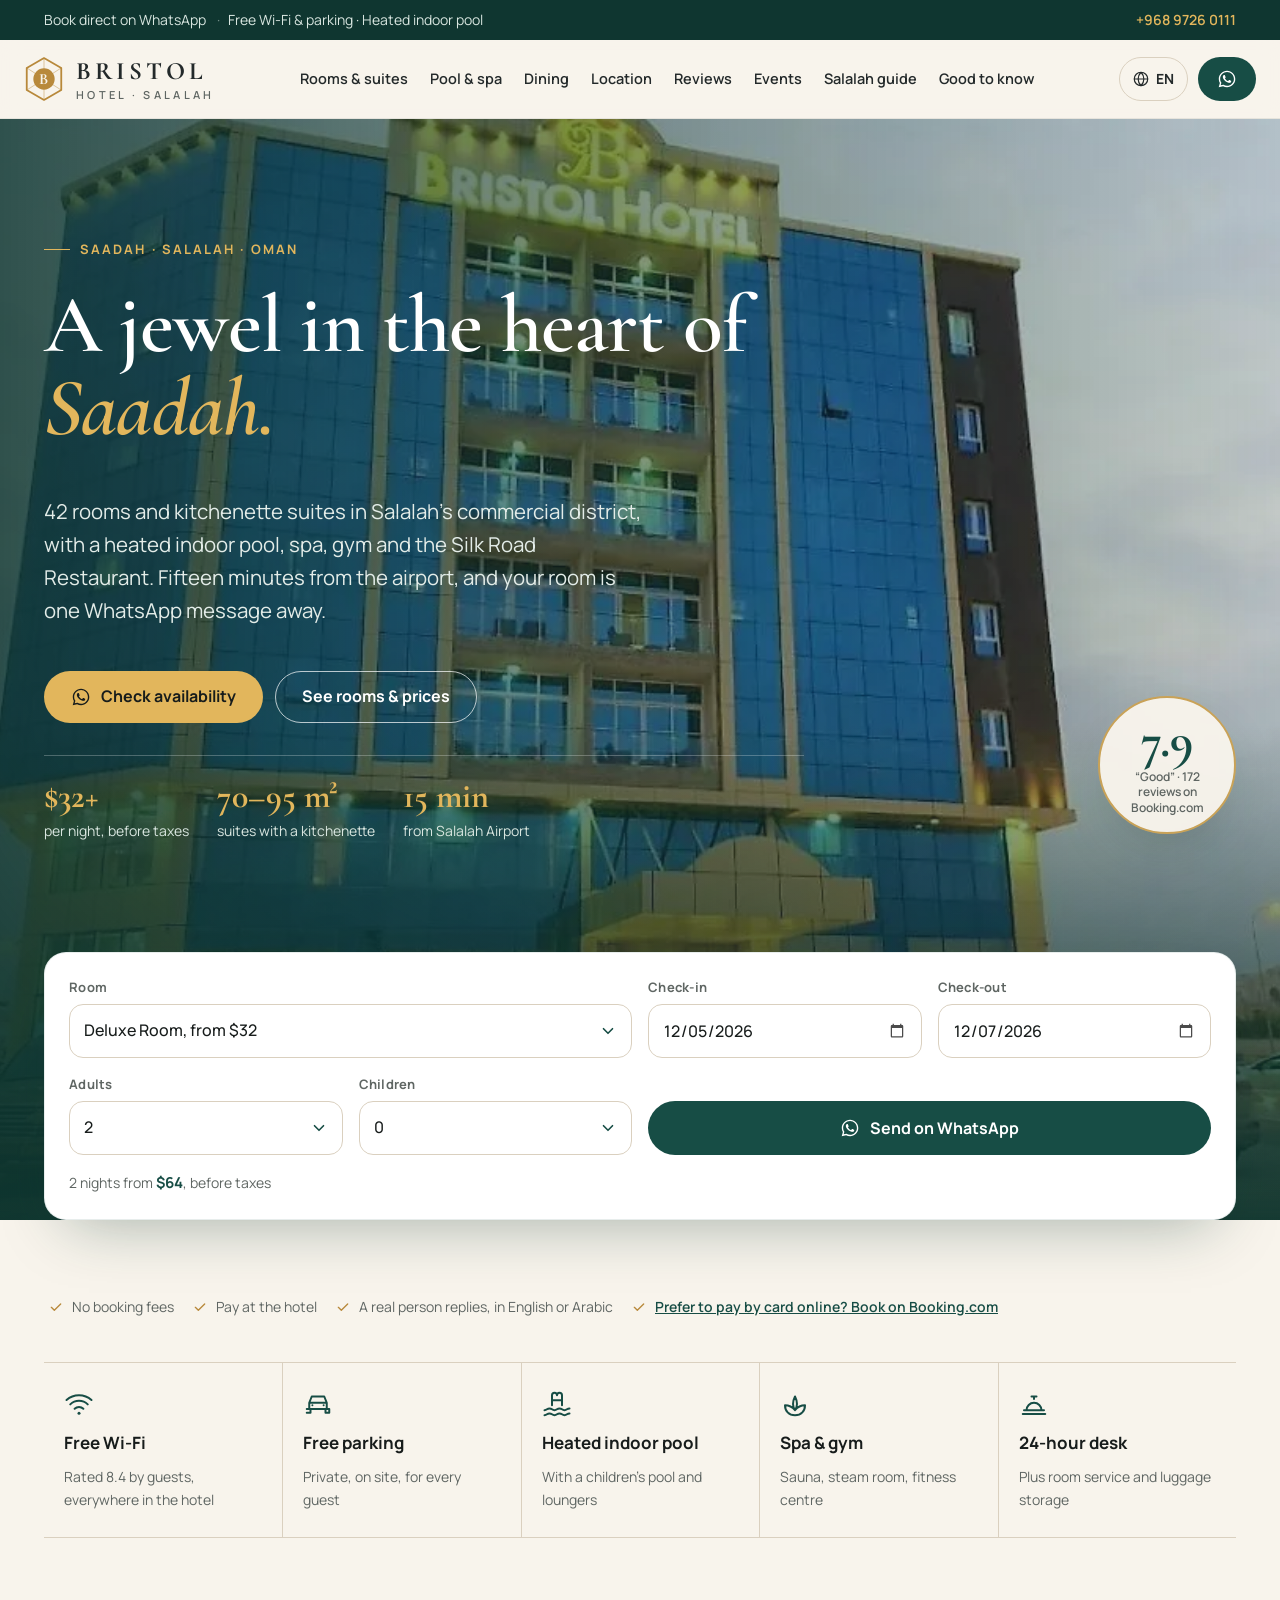
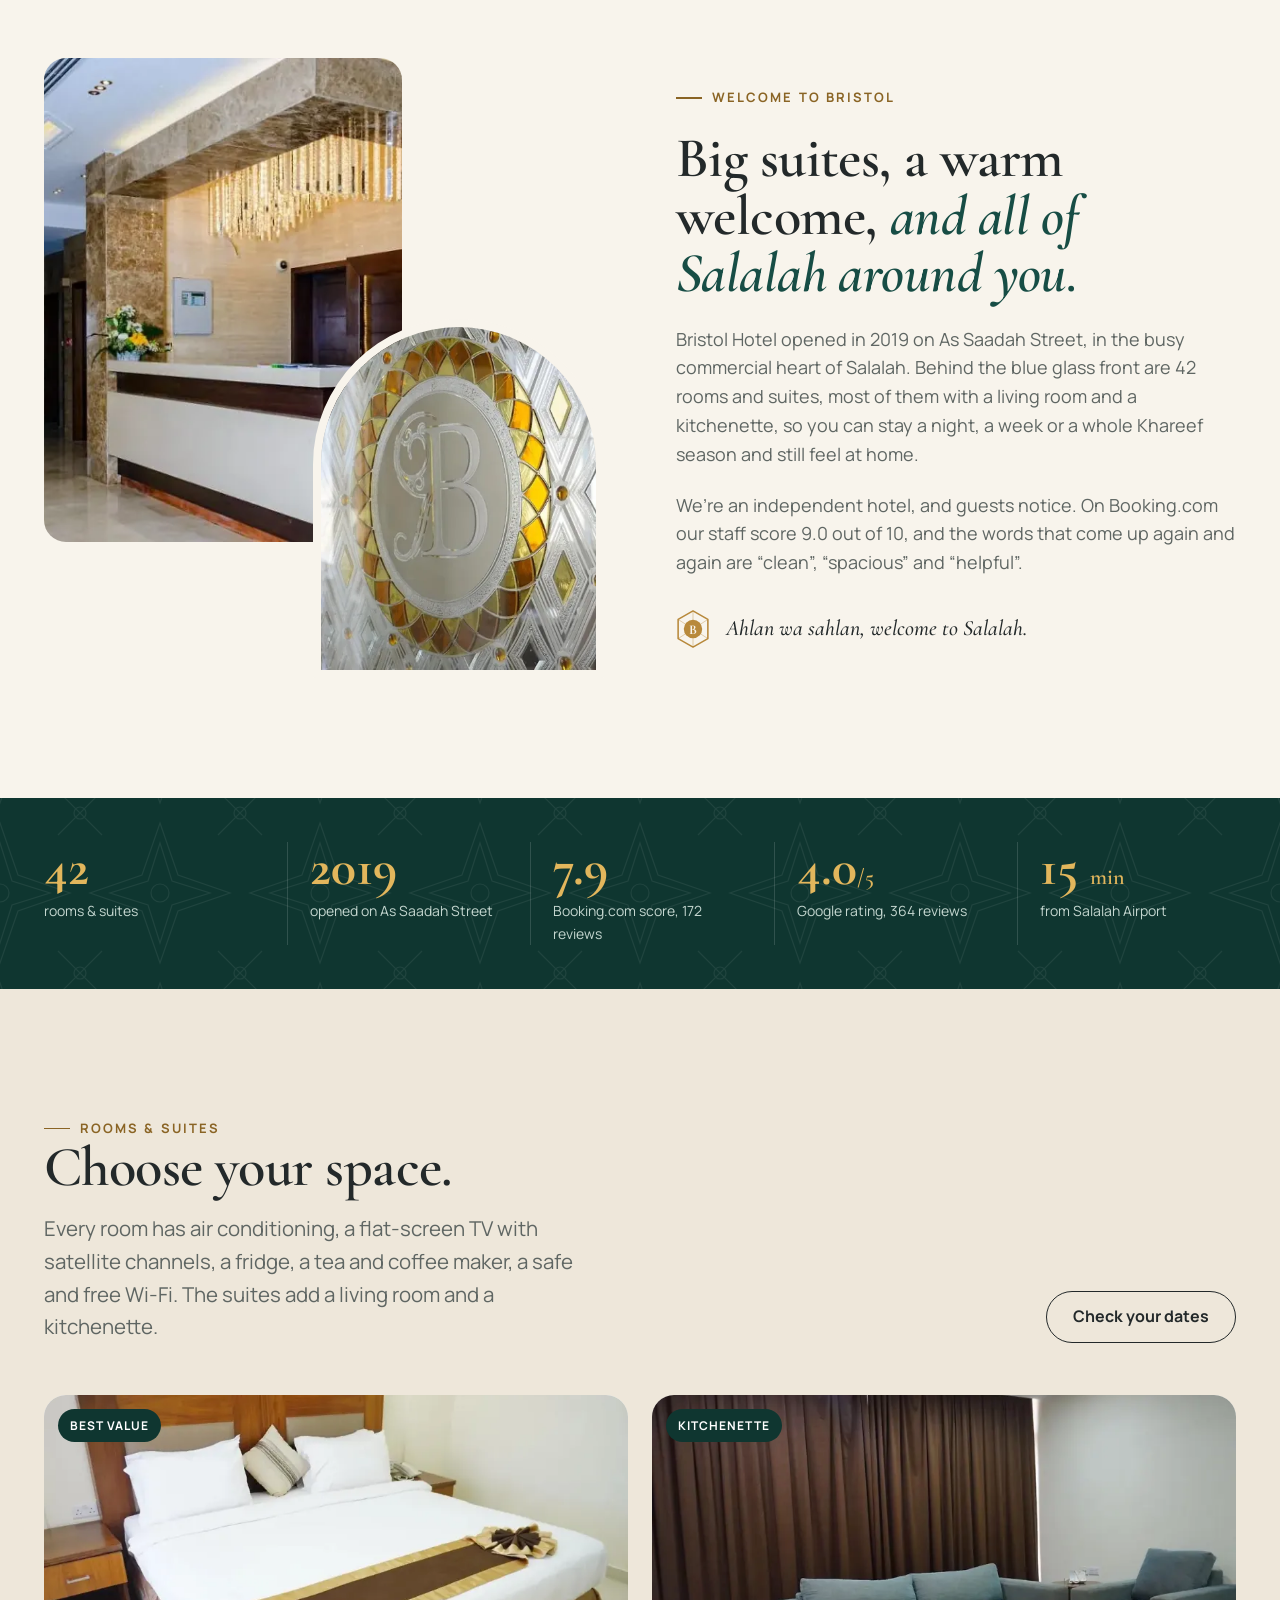
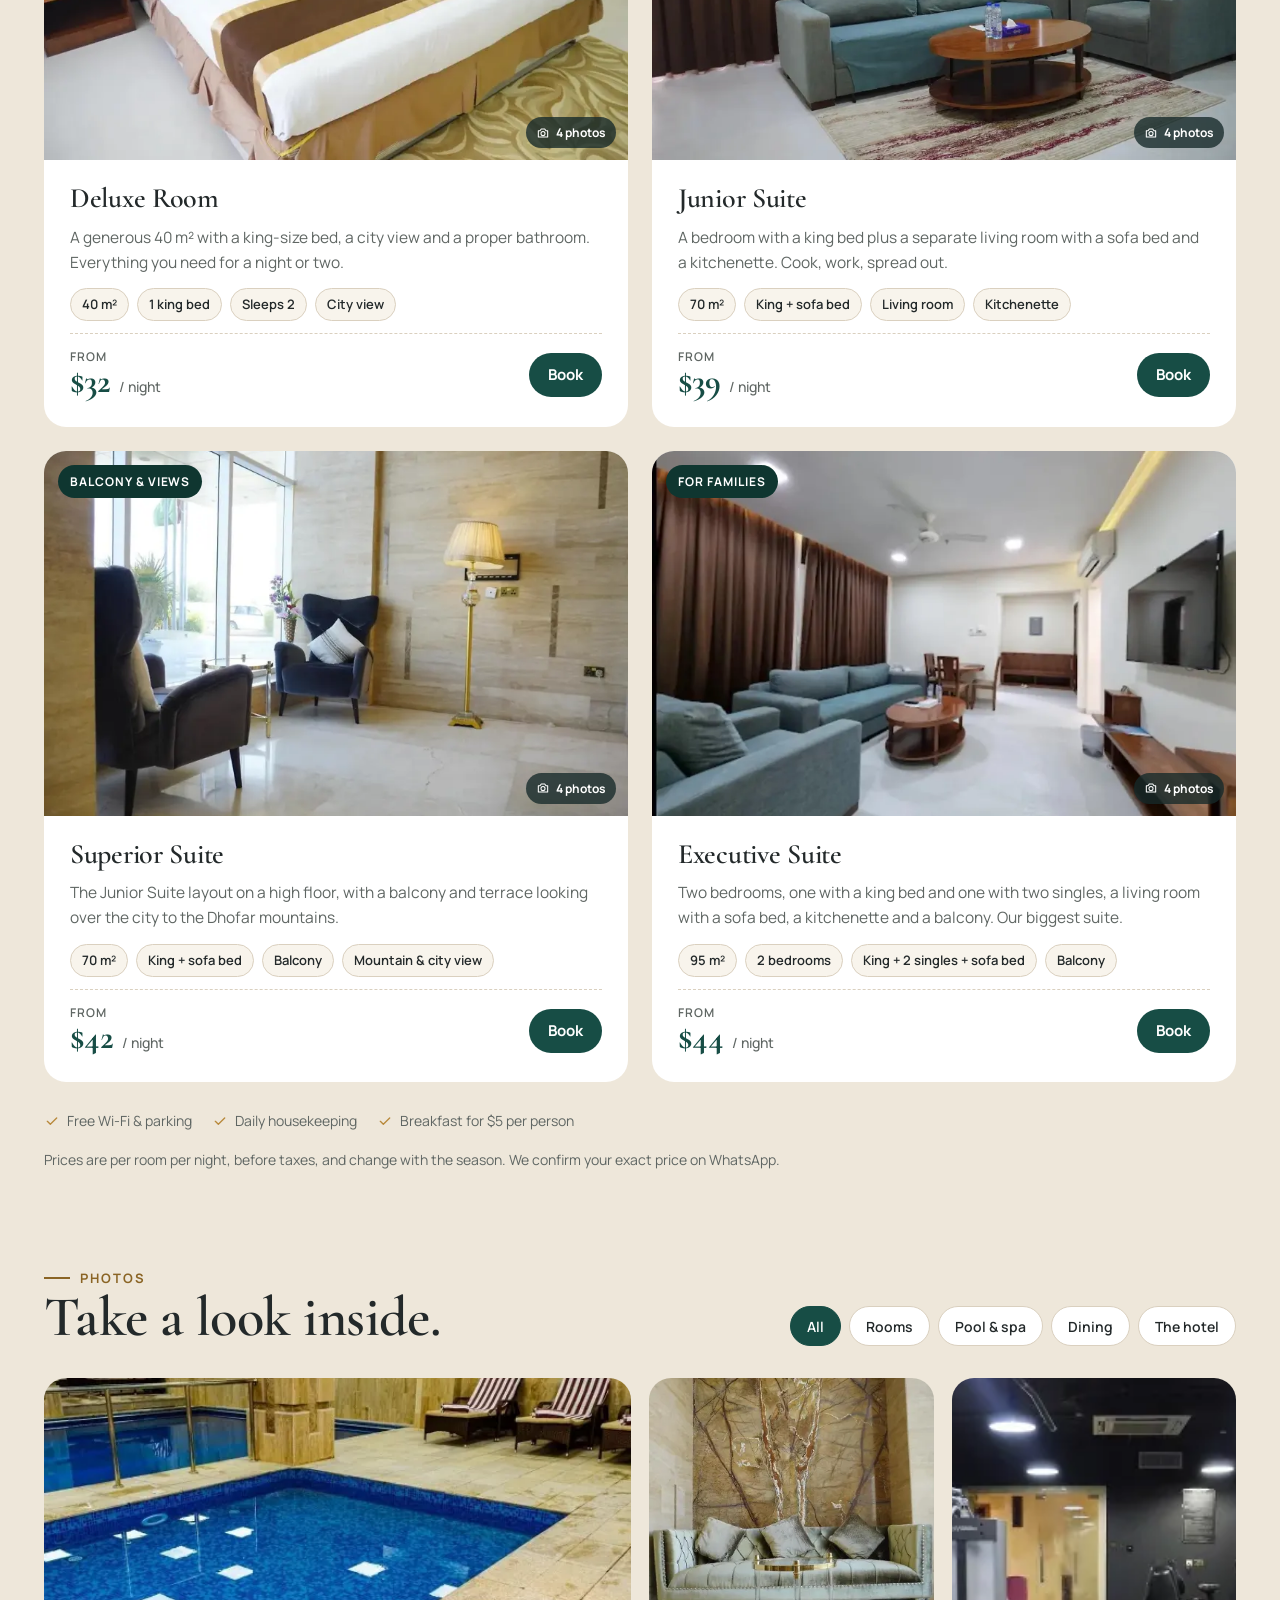
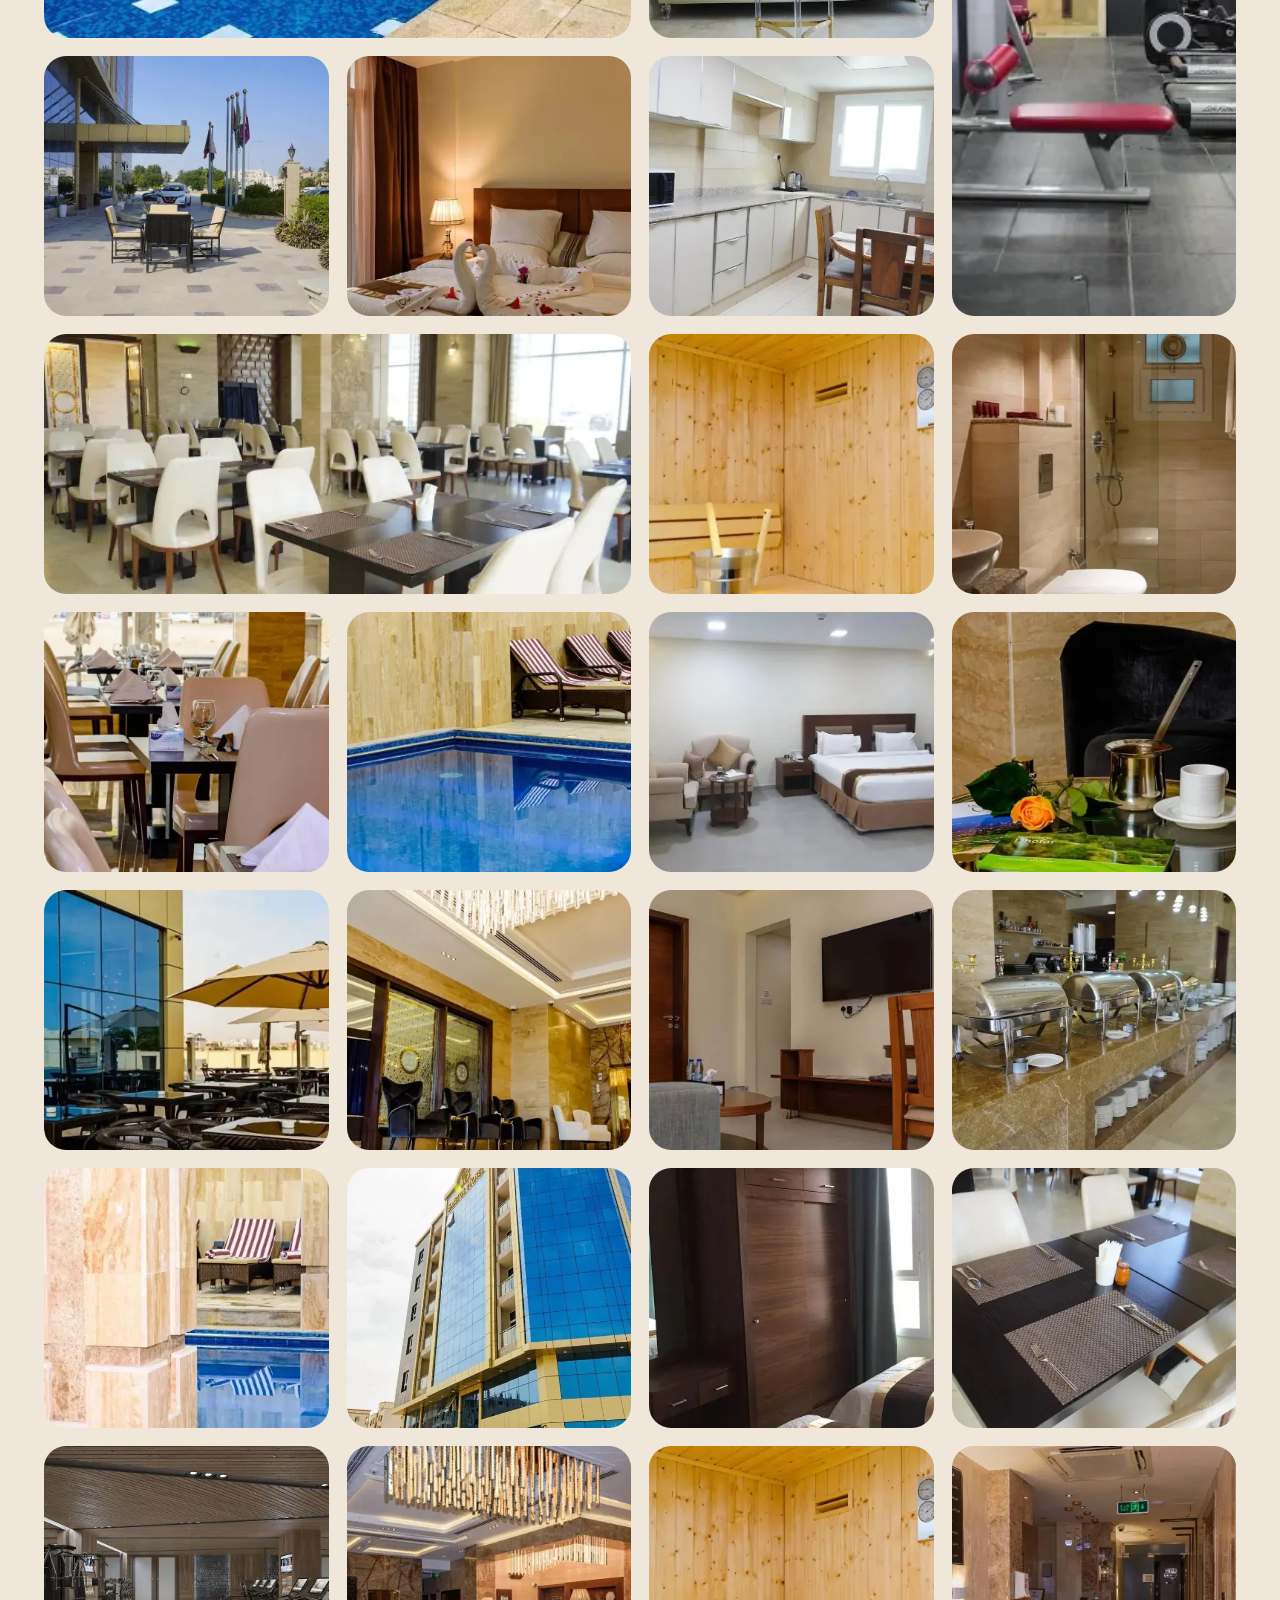
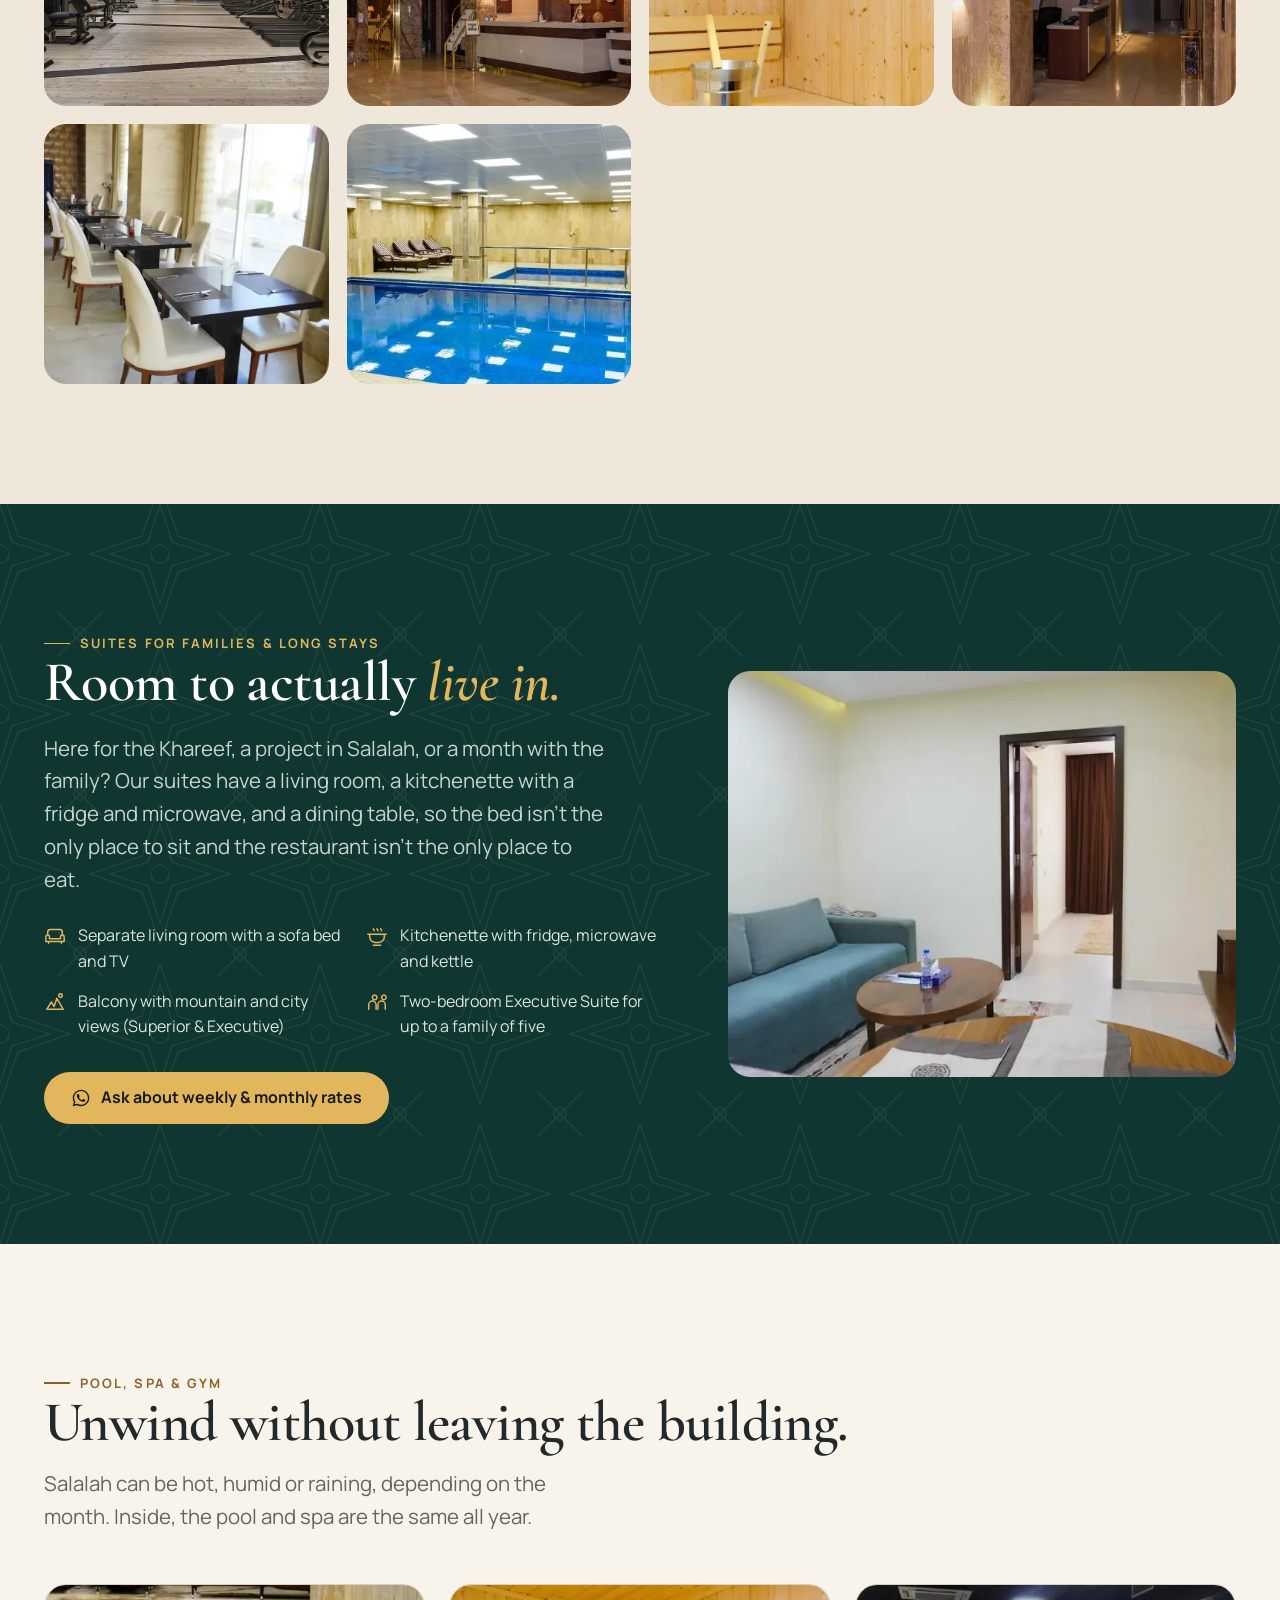
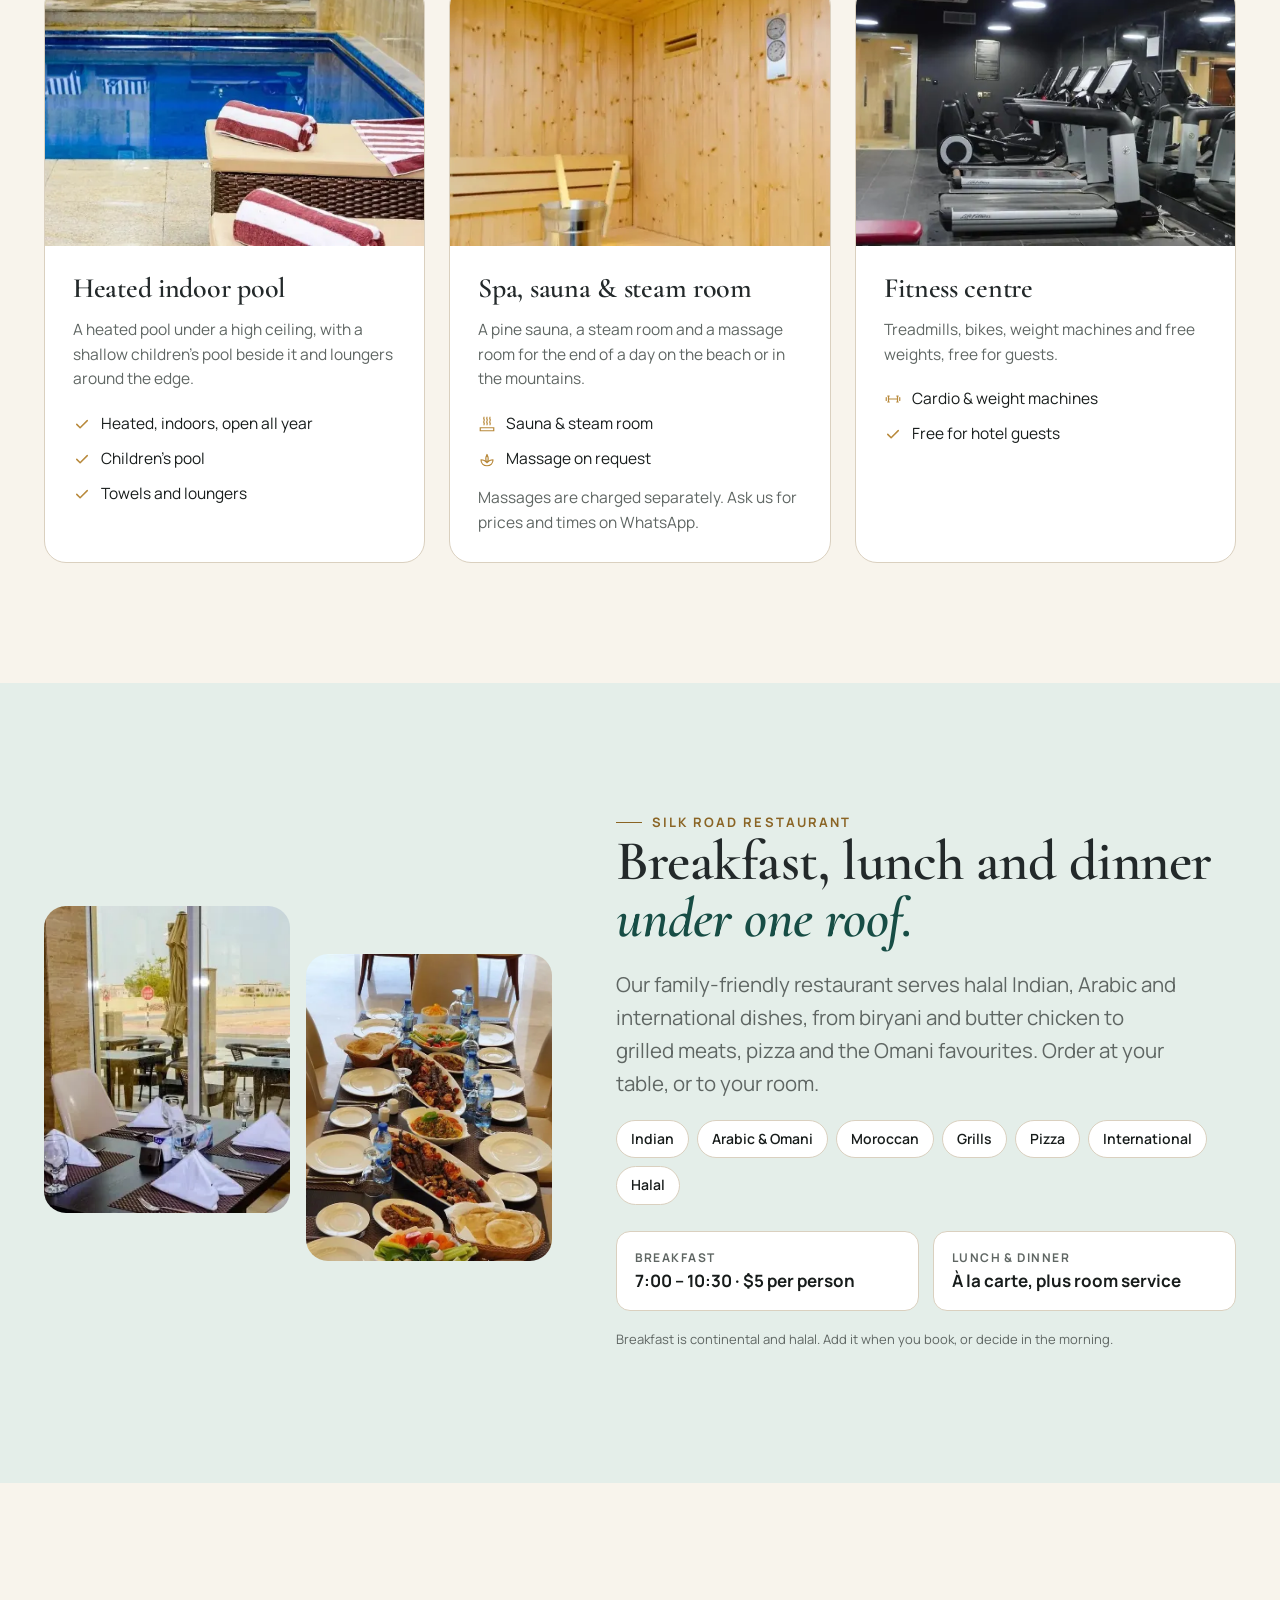
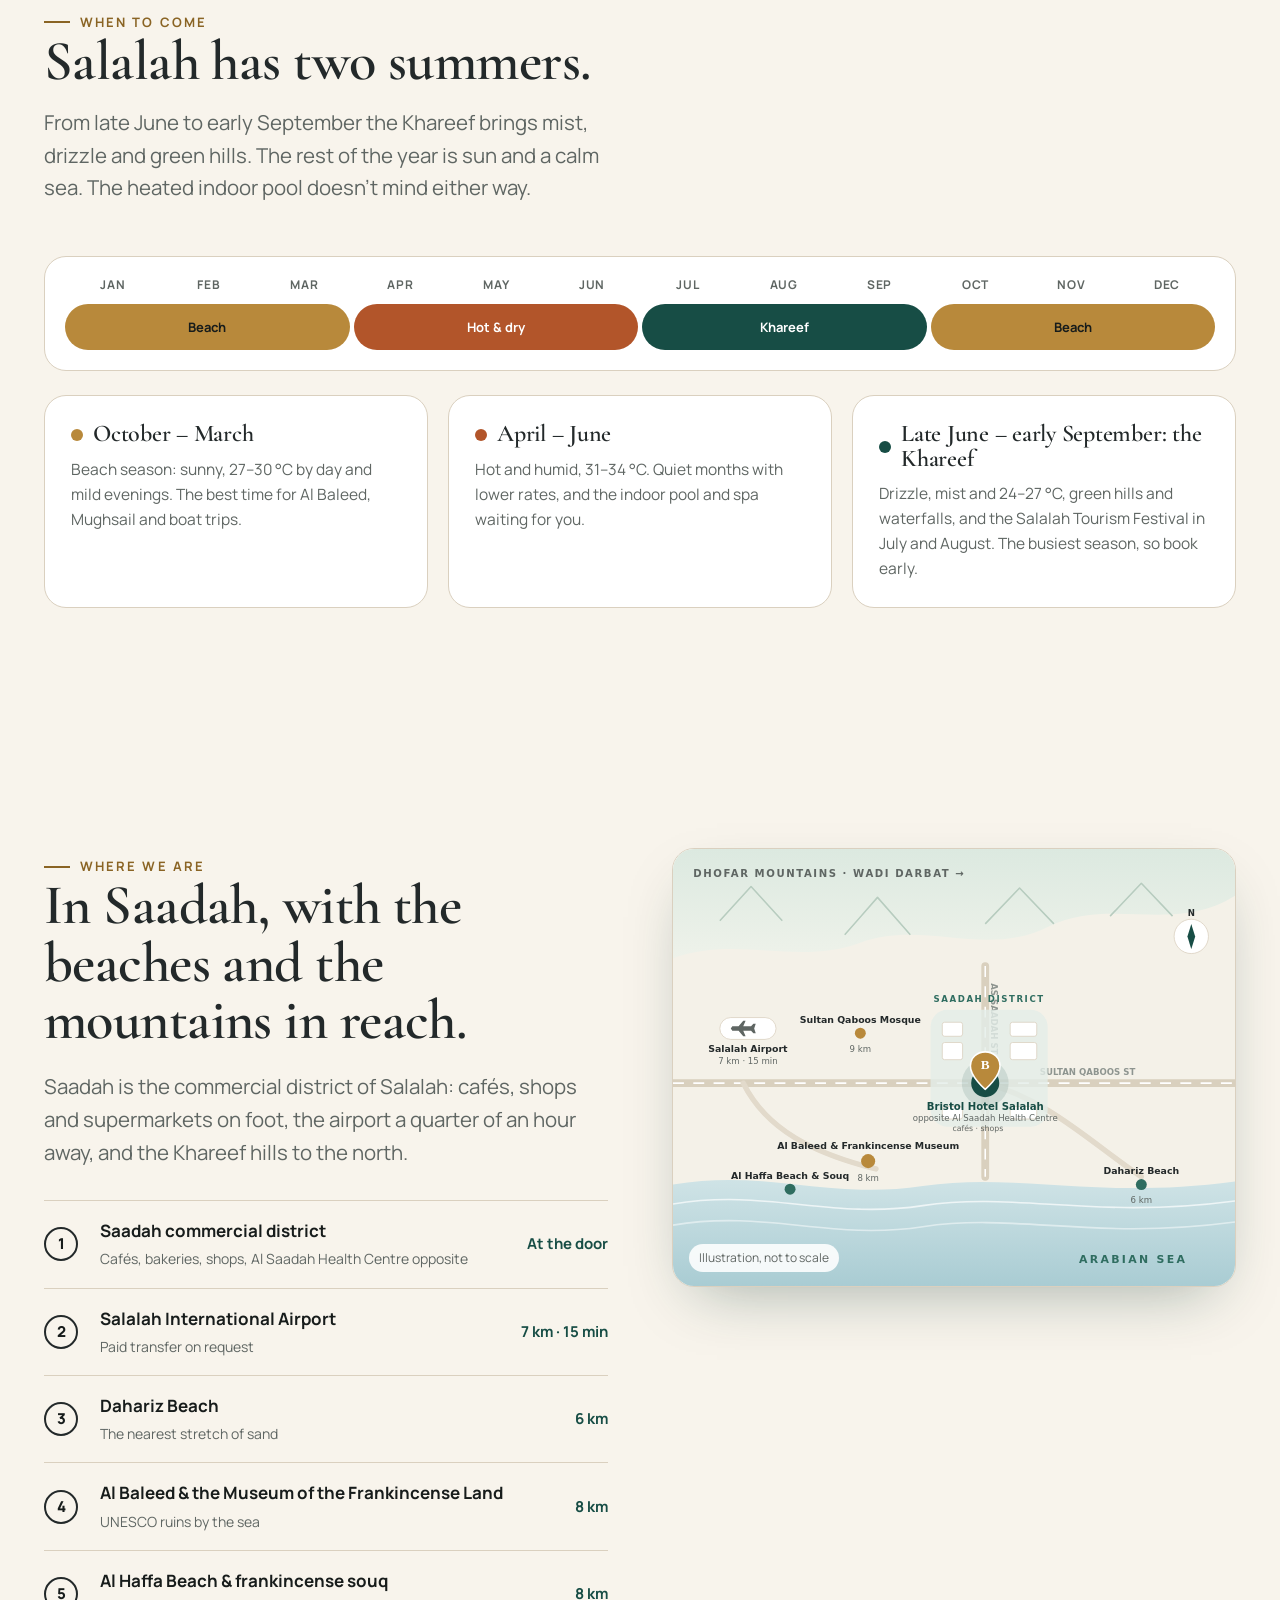
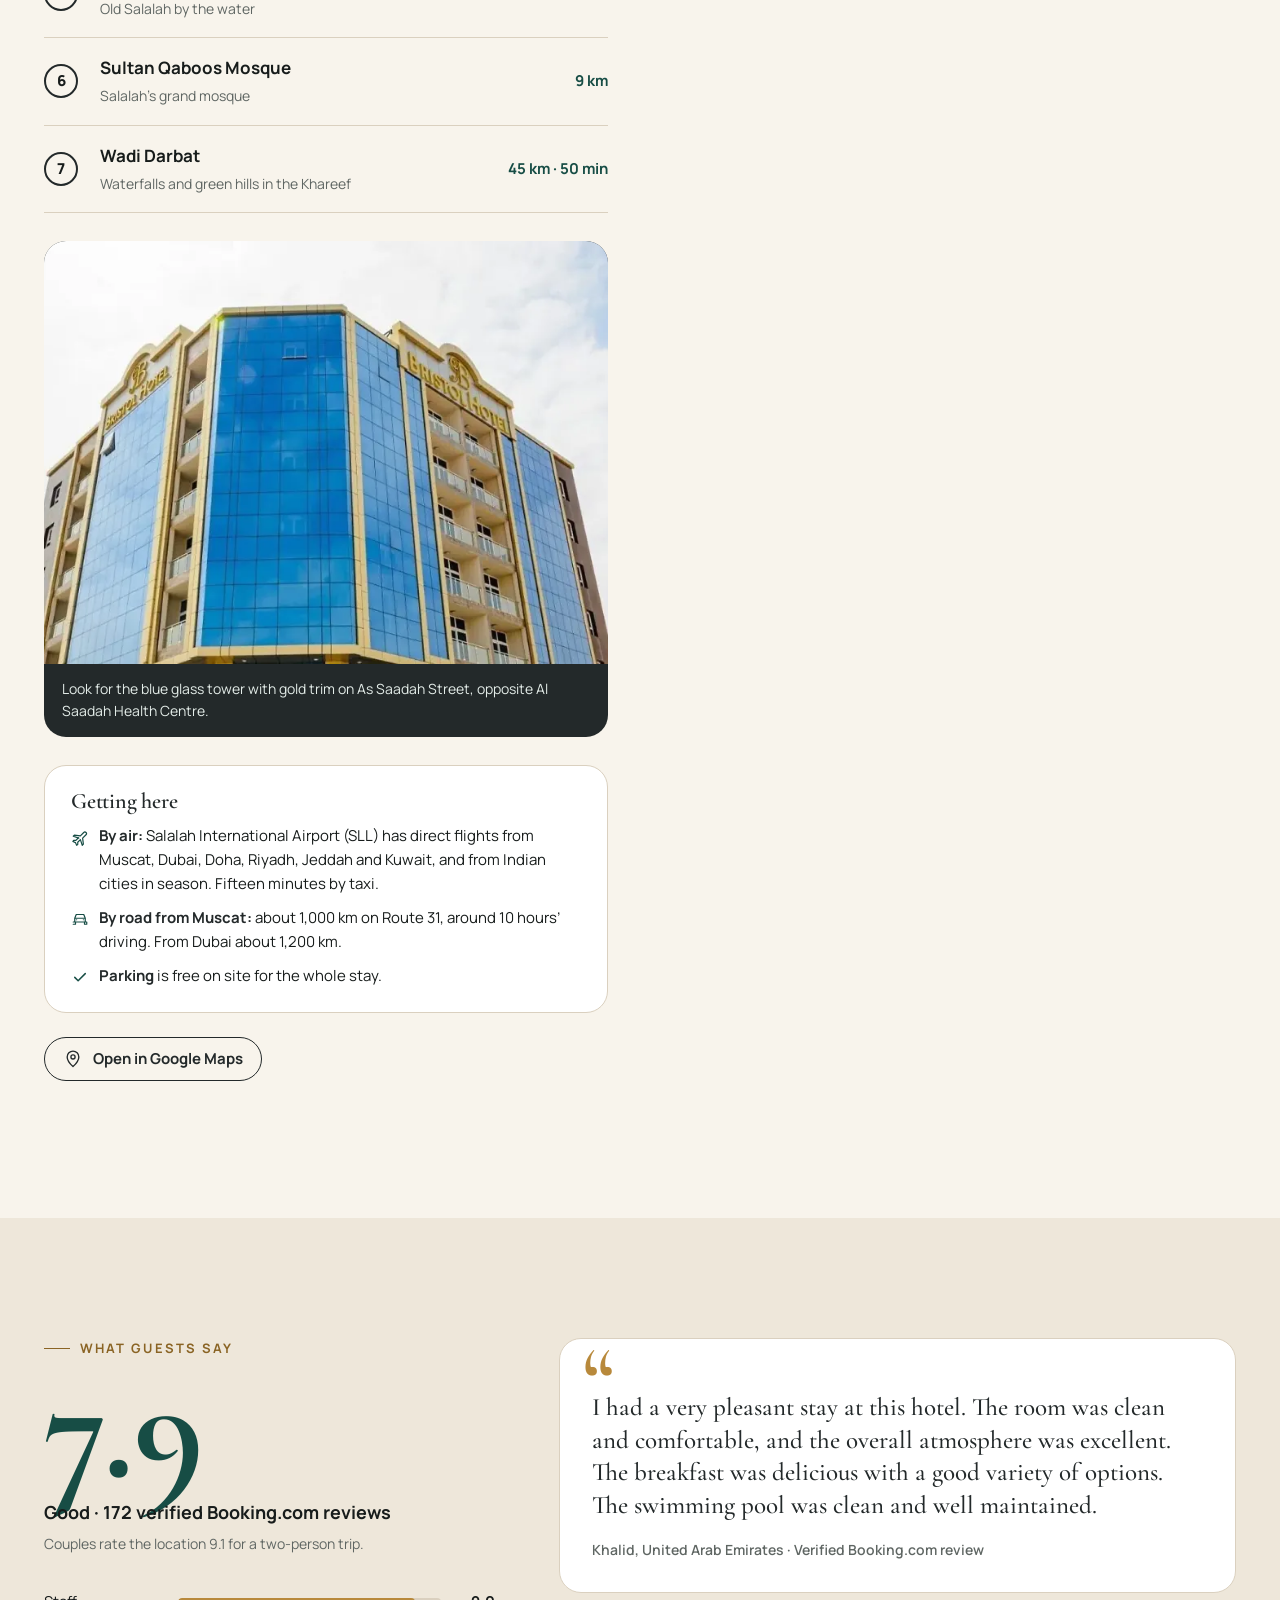
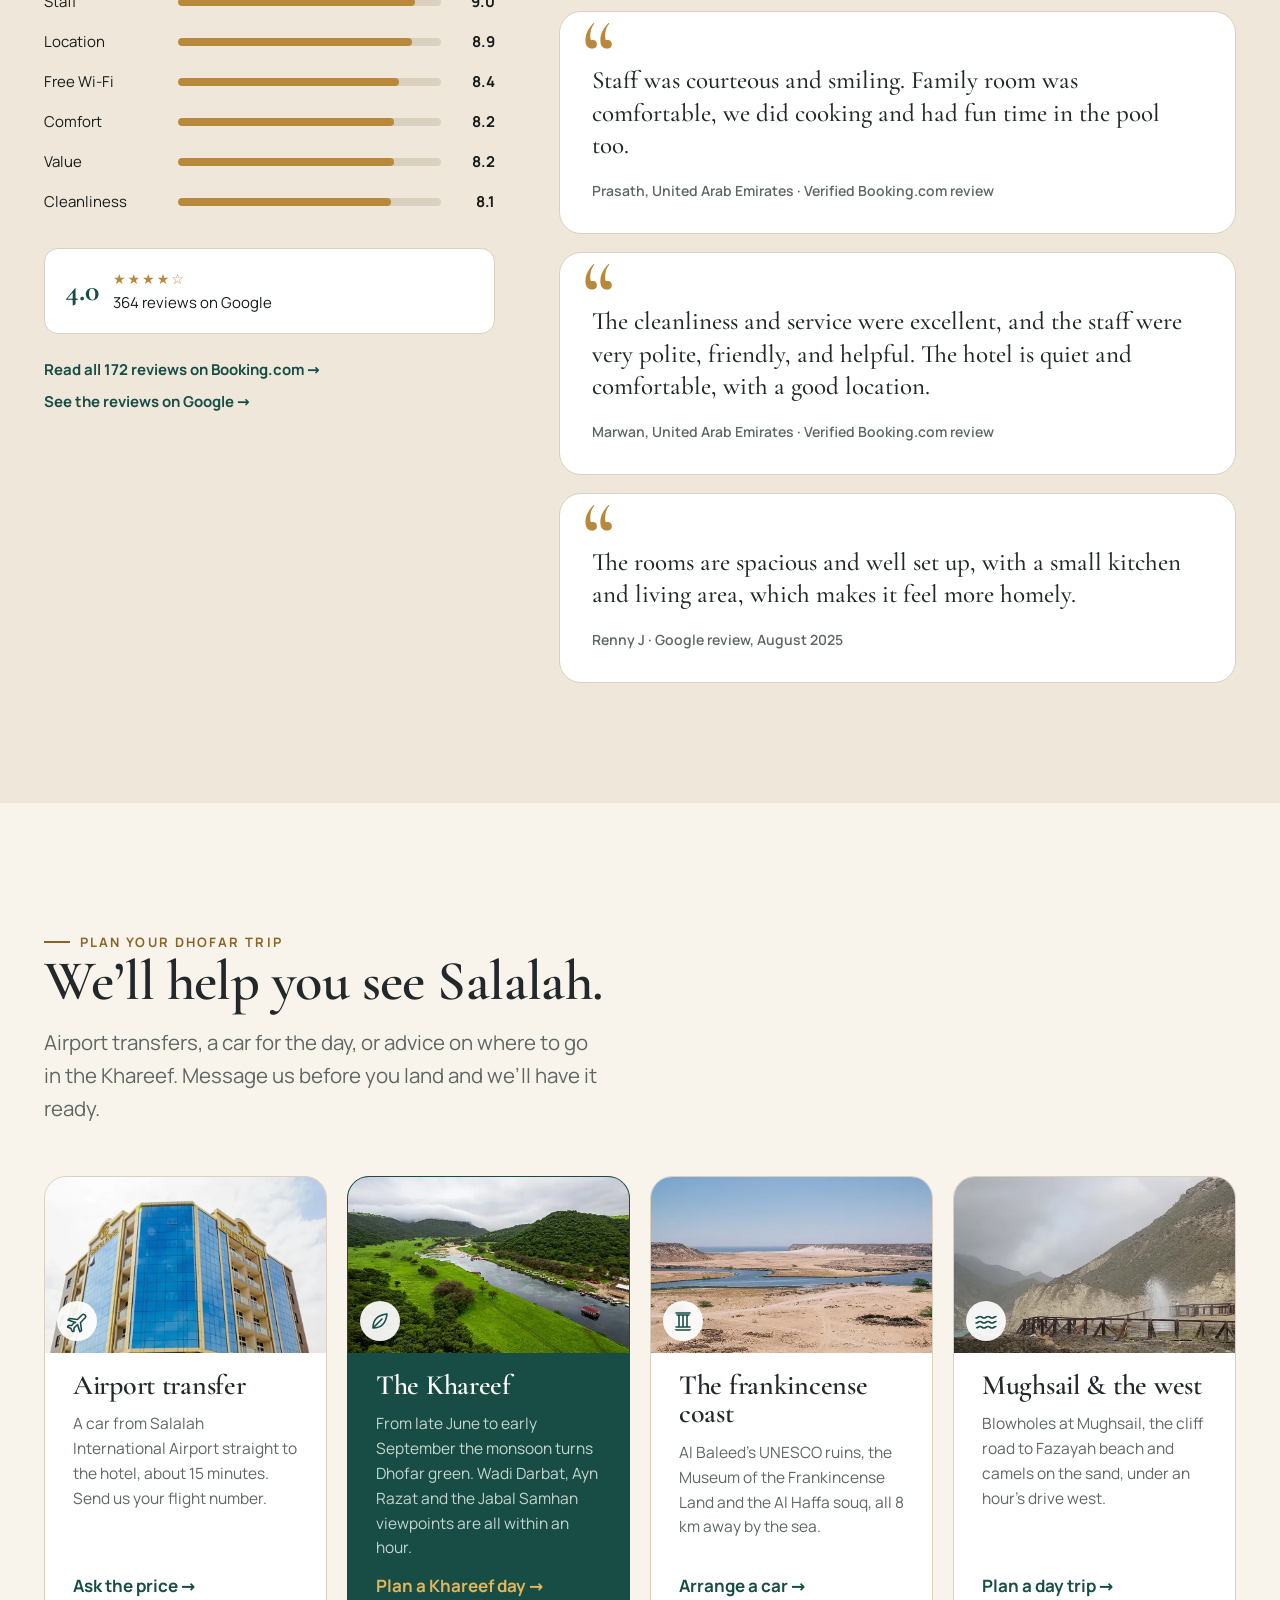
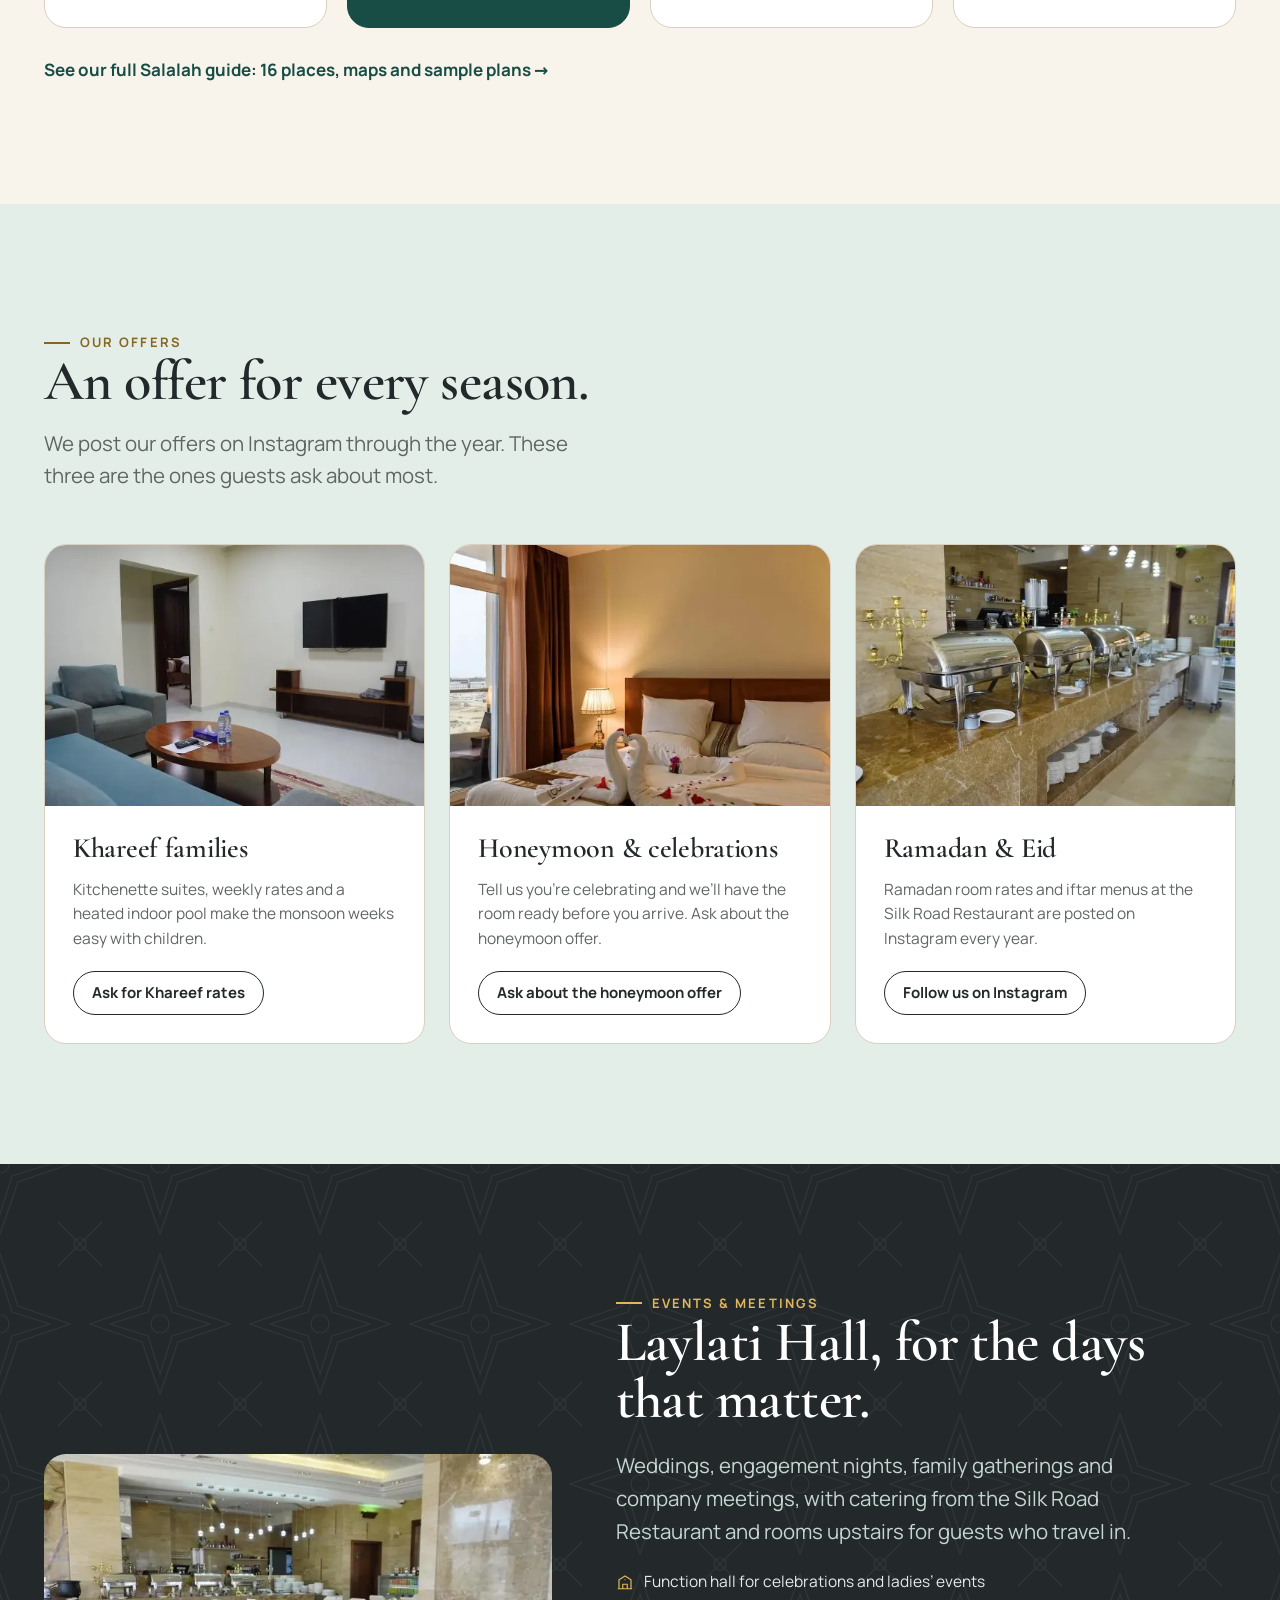
<file: index.html>
<!DOCTYPE html>
<html lang="en" dir="ltr">
<head>
<meta charset="utf-8">
<meta name="viewport" content="width=device-width, initial-scale=1">
<title>Bristol Hotel Salalah | Rooms &amp; Suites in Saadah, Salalah, Oman</title>
<meta name="description" content="Bristol Hotel Salalah is a 3-star hotel in the Saadah commercial district of Salalah, Oman: 42 rooms and kitchenette suites, a heated indoor pool, spa, gym and the Silk Road Restaurant, 15 minutes from Salalah Airport. Book direct on WhatsApp.">
<link rel="alternate" hreflang="en" href="https://www.bristolhotelsalalah.com/">
<link rel="alternate" hreflang="ar" href="https://www.bristolhotelsalalah.com/ar/">
<link rel="alternate" hreflang="hi" href="https://www.bristolhotelsalalah.com/hi/">
<link rel="alternate" hreflang="de" href="https://www.bristolhotelsalalah.com/de/">
<link rel="alternate" hreflang="ru" href="https://www.bristolhotelsalalah.com/ru/">
<link rel="alternate" hreflang="fr" href="https://www.bristolhotelsalalah.com/fr/">
<link rel="alternate" hreflang="it" href="https://www.bristolhotelsalalah.com/it/">
<link rel="alternate" hreflang="pl" href="https://www.bristolhotelsalalah.com/pl/">
<link rel="alternate" hreflang="zh-Hans" href="https://www.bristolhotelsalalah.com/zh/">
<link rel="alternate" hreflang="x-default" href="https://www.bristolhotelsalalah.com/">
<link rel="canonical" href="https://www.bristolhotelsalalah.com/">
<meta name="theme-color" content="#0F3630">
<link rel="icon" href="favicon.ico" sizes="32x32">
<link rel="icon" href="assets/img/favicon.svg" type="image/svg+xml">
<link rel="apple-touch-icon" href="assets/img/apple-touch-icon.png">
<meta property="og:type" content="website">
<meta property="og:title" content="Bristol Hotel Salalah">
<meta property="og:description" content="Rooms and kitchenette suites in Saadah, Salalah. Heated indoor pool, spa, gym and restaurant. Free Wi-Fi and parking. Book direct on WhatsApp.">
<meta property="og:image" content="https://www.bristolhotelsalalah.com/assets/img/og-image.jpg">
<meta property="og:url" content="https://www.bristolhotelsalalah.com/">
<meta name="twitter:card" content="summary_large_image">
<link rel="preload" href="assets/fonts/manrope-latin-400-normal.woff2" as="font" type="font/woff2" crossorigin>
<link rel="preload" href="assets/fonts/cormorant-garamond-latin-600-normal.woff2" as="font" type="font/woff2" crossorigin>
<link rel="stylesheet" href="assets/css/fonts.css?v=ed025330">
<link rel="stylesheet" href="assets/css/style.css?v=004c1067">
<script type="application/ld+json">
{
  "@context": "https://schema.org",
  "@type": "Hotel",
  "name": "Bristol Hotel Salalah",
  "alternateName": "فندق بريستول صلالة",
  "description": "Bristol Hotel Salalah is a 3-star hotel in the Saadah commercial district of Salalah, Oman: 42 rooms and kitchenette suites, a heated indoor pool, spa, gym and the Silk Road Restaurant, 15 minutes from Salalah Airport. Book direct on WhatsApp.",
  "url": "https://www.bristolhotelsalalah.com/",
  "telephone": "+96823321666",
  "sameAs": [
    "https://www.instagram.com/bristol_hotel_salalah/"
  ],
  "image": "https://www.bristolhotelsalalah.com/assets/img/og-image.jpg",
  "starRating": {
    "@type": "Rating",
    "ratingValue": "3"
  },
  "priceRange": "$32–$65",
  "checkinTime": "14:00",
  "checkoutTime": "12:00",
  "petsAllowed": false,
  "numberOfRooms": 42,
  "availableLanguage": [
    "English",
    "Arabic"
  ],
  "address": {
    "@type": "PostalAddress",
    "streetAddress": "As Saadah Street, opposite Al Saadah Health Centre, South Saadah",
    "addressLocality": "Salalah",
    "postalCode": "211",
    "addressCountry": "OM"
  },
  "geo": {
    "@type": "GeoCoordinates",
    "latitude": 17.0526615,
    "longitude": 54.1570177
  },
  "amenityFeature": [
    {
      "@type": "LocationFeatureSpecification",
      "name": "Free Wi-Fi",
      "value": true
    },
    {
      "@type": "LocationFeatureSpecification",
      "name": "Free parking",
      "value": true
    },
    {
      "@type": "LocationFeatureSpecification",
      "name": "Heated indoor pool",
      "value": true
    },
    {
      "@type": "LocationFeatureSpecification",
      "name": "Spa, sauna & steam room",
      "value": true
    },
    {
      "@type": "LocationFeatureSpecification",
      "name": "Fitness centre",
      "value": true
    },
    {
      "@type": "LocationFeatureSpecification",
      "name": "Silk Road Restaurant",
      "value": true
    },
    {
      "@type": "LocationFeatureSpecification",
      "name": "24-hour desk",
      "value": true
    },
    {
      "@type": "LocationFeatureSpecification",
      "name": "Airport transfer",
      "value": true
    }
  ],
  "hasMap": "https://www.google.com/maps/search/?api=1&query=Bristol+Hotel+Salalah+As+Saadah+Street+Salalah",
  "containsPlace": [
    {
      "@type": "HotelRoom",
      "name": "Deluxe Room",
      "description": "A generous 40 m² with a king-size bed, a city view and a proper bathroom. Everything you need for a night or two.",
      "floorSize": {
        "@type": "QuantitativeValue",
        "value": 40,
        "unitCode": "MTK"
      },
      "occupancy": {
        "@type": "QuantitativeValue",
        "maxValue": 2
      },
      "bed": {
        "@type": "BedDetails",
        "typeOfBed": "King"
      },
      "offers": {
        "@type": "Offer",
        "price": "32",
        "priceCurrency": "USD",
        "availability": "https://schema.org/InStock"
      }
    },
    {
      "@type": "HotelRoom",
      "name": "Junior Suite",
      "description": "A bedroom with a king bed plus a separate living room with a sofa bed and a kitchenette. Cook, work, spread out.",
      "floorSize": {
        "@type": "QuantitativeValue",
        "value": 70,
        "unitCode": "MTK"
      },
      "occupancy": {
        "@type": "QuantitativeValue",
        "maxValue": 3
      },
      "bed": {
        "@type": "BedDetails",
        "typeOfBed": "King + sofa bed"
      },
      "offers": {
        "@type": "Offer",
        "price": "39",
        "priceCurrency": "USD",
        "availability": "https://schema.org/InStock"
      }
    },
    {
      "@type": "HotelRoom",
      "name": "Superior Suite",
      "description": "The Junior Suite layout on a high floor, with a balcony and terrace looking over the city to the Dhofar mountains.",
      "floorSize": {
        "@type": "QuantitativeValue",
        "value": 70,
        "unitCode": "MTK"
      },
      "occupancy": {
        "@type": "QuantitativeValue",
        "maxValue": 3
      },
      "bed": {
        "@type": "BedDetails",
        "typeOfBed": "King + sofa bed"
      },
      "offers": {
        "@type": "Offer",
        "price": "42",
        "priceCurrency": "USD",
        "availability": "https://schema.org/InStock"
      }
    },
    {
      "@type": "HotelRoom",
      "name": "Executive Suite",
      "description": "Two bedrooms, one with a king bed and one with two singles, a living room with a sofa bed, a kitchenette and a balcony. Our biggest suite.",
      "floorSize": {
        "@type": "QuantitativeValue",
        "value": 95,
        "unitCode": "MTK"
      },
      "occupancy": {
        "@type": "QuantitativeValue",
        "maxValue": 5
      },
      "bed": {
        "@type": "BedDetails",
        "typeOfBed": "King + 2 singles + sofa bed"
      },
      "offers": {
        "@type": "Offer",
        "price": "44",
        "priceCurrency": "USD",
        "availability": "https://schema.org/InStock"
      }
    }
  ]
}
</script>
</head>
<body>
<a class="skip" href="#main">Skip to content</a>

<svg width="0" height="0" class="icons" aria-hidden="true">
  <symbol id="i-mark" viewBox="0 0 48 56"><path fill="none" stroke="currentColor" stroke-width="2.2" stroke-linejoin="round" d="M24 2.5 L45 14.5 L45 41.5 L24 53.5 L3 41.5 L3 14.5 Z"/><path fill="none" stroke="currentColor" stroke-width="1" opacity=".55" d="M24 2.5 L24 53.5 M3 14.5 L45 41.5 M45 14.5 L3 41.5"/><circle cx="24" cy="28" r="13" fill="currentColor"/><text x="24" y="34.5" text-anchor="middle" font-family="Cormorant Garamond, Georgia, serif" font-size="19" font-weight="700" fill="#F8F4EC">B</text></symbol>
  <symbol id="i-camera" viewBox="0 0 24 24"><path fill="none" stroke="currentColor" stroke-width="1.8" stroke-linecap="round" stroke-linejoin="round" d="M4 8h3l2-3h6l2 3h3v11H4z"/><circle cx="12" cy="13" r="3.5" fill="none" stroke="currentColor" stroke-width="1.8"/></symbol>
  <symbol id="i-chev" viewBox="0 0 24 24"><path fill="none" stroke="currentColor" stroke-width="2.2" stroke-linecap="round" stroke-linejoin="round" d="M9 5l7 7-7 7"/></symbol>
  <symbol id="i-x" viewBox="0 0 24 24"><path fill="none" stroke="currentColor" stroke-width="2.2" stroke-linecap="round" d="M6 6l12 12M18 6L6 18"/></symbol>
  <symbol id="i-wa" viewBox="0 0 24 24"><path fill="currentColor" d="M12.04 2C6.58 2 2.13 6.45 2.13 11.91c0 1.75.46 3.45 1.32 4.95L2.05 22l5.25-1.38a9.86 9.86 0 0 0 4.74 1.21c5.46 0 9.91-4.45 9.91-9.91C21.95 6.45 17.5 2 12.04 2zm0 18.15a8.2 8.2 0 0 1-4.19-1.15l-.3-.18-3.12.82.83-3.04-.2-.31a8.23 8.23 0 0 1-1.26-4.38c0-4.54 3.7-8.24 8.24-8.24 4.54 0 8.24 3.7 8.24 8.24 0 4.54-3.7 8.24-8.24 8.24zm4.52-6.16c-.25-.12-1.47-.72-1.69-.81-.23-.08-.39-.12-.56.12-.17.25-.64.81-.78.97-.14.17-.29.19-.54.06-.25-.12-1.05-.39-1.99-1.23-.74-.66-1.23-1.47-1.38-1.72-.14-.25-.02-.38.11-.51.11-.11.25-.29.37-.43.12-.14.17-.25.25-.41.08-.17.04-.31-.02-.43-.06-.12-.56-1.34-.76-1.84-.2-.48-.41-.42-.56-.43h-.48c-.17 0-.43.06-.66.31-.23.25-.86.85-.86 2.07 0 1.22.89 2.4 1.01 2.56.12.17 1.75 2.67 4.23 3.74.59.26 1.05.41 1.41.52.59.19 1.13.16 1.56.1.48-.07 1.47-.6 1.67-1.18.21-.58.21-1.07.14-1.18-.06-.1-.22-.16-.47-.28z"/></symbol>
  <symbol id="i-cup" viewBox="0 0 24 24"><path fill="none" stroke="currentColor" stroke-width="1.6" stroke-linecap="round" stroke-linejoin="round" d="M4 9h12v5a5 5 0 0 1-5 5H9a5 5 0 0 1-5-5V9zm12 1h1.5a2.5 2.5 0 0 1 0 5H16M8 3c0 1.2 1 1.2 1 2.4M12 3c0 1.2 1 1.2 1 2.4M3 22h16"/></symbol>
  <symbol id="i-wifi" viewBox="0 0 24 24"><path fill="none" stroke="currentColor" stroke-width="1.6" stroke-linecap="round" d="M2 8.8a15 15 0 0 1 20 0M5 12.3a10 10 0 0 1 14 0M8.5 15.8a5 5 0 0 1 7 0"/><circle cx="12" cy="19.3" r="1.2" fill="currentColor"/></symbol>
  <symbol id="i-car" viewBox="0 0 24 24"><path fill="none" stroke="currentColor" stroke-width="1.6" stroke-linecap="round" stroke-linejoin="round" d="M5 16V11l2-5h10l2 5v5M3 16h18v3h-3v-3M6 16v3H3M7.5 13h.01M16.5 13h.01M5 11h14"/></symbol>
  <symbol id="i-bell" viewBox="0 0 24 24"><path fill="none" stroke="currentColor" stroke-width="1.6" stroke-linecap="round" stroke-linejoin="round" d="M4 17h16M6 17a6 6 0 0 1 12 0M12 8V6M10 6h4M3 20h18"/></symbol>
  <symbol id="i-spa" viewBox="0 0 24 24"><path fill="none" stroke="currentColor" stroke-width="1.6" stroke-linecap="round" stroke-linejoin="round" d="M12 21c-5 0-8-3.5-8-8 3.5 0 6 1.5 8 4 2-2.5 4.5-4 8-4 0 4.5-3 8-8 8zM12 17c-2-3-2-7 0-11 2 4 2 8 0 11z"/></symbol>
  <symbol id="i-check" viewBox="0 0 24 24"><path fill="none" stroke="currentColor" stroke-width="2" stroke-linecap="round" stroke-linejoin="round" d="M5 12.5l4.5 4.5L19 7.5"/></symbol>
  <symbol id="i-plane" viewBox="0 0 24 24"><path fill="none" stroke="currentColor" stroke-width="1.6" stroke-linecap="round" stroke-linejoin="round" d="M10.5 13.5L3 11l1.5-1.5 8 1L17 6a2 2 0 0 1 3 3l-4.5 4.5 1 8L15 23l-2.5-7.5L9 19v3l-1.5 1L6 19.5 2.5 18l1-1.5h3l3.5-3.5"/></symbol>
  <symbol id="i-pin" viewBox="0 0 24 24"><path fill="none" stroke="currentColor" stroke-width="1.6" stroke-linecap="round" stroke-linejoin="round" d="M12 21s-7-6.2-7-11.5a7 7 0 0 1 14 0C19 14.8 12 21 12 21z"/><circle cx="12" cy="9.5" r="2.5" fill="none" stroke="currentColor" stroke-width="1.6"/></symbol>
  <symbol id="i-menu" viewBox="0 0 24 24"><path fill="none" stroke="currentColor" stroke-width="1.8" stroke-linecap="round" d="M4 8h16M4 16h16"/></symbol>
  <symbol id="i-family" viewBox="0 0 24 24"><path fill="none" stroke="currentColor" stroke-width="1.6" stroke-linecap="round" stroke-linejoin="round" d="M7 7a2.5 2.5 0 1 0 0-.01M17 7a2.5 2.5 0 1 0 0-.01M3 20v-5a4 4 0 0 1 8 0v5M13 20v-5a4 4 0 0 1 8 0v5"/></symbol>
  <symbol id="i-sofa" viewBox="0 0 24 24"><path fill="none" stroke="currentColor" stroke-width="1.6" stroke-linecap="round" stroke-linejoin="round" d="M4 11V8a3 3 0 0 1 3-3h10a3 3 0 0 1 3 3v3M2 13a2 2 0 0 1 4 0v2h12v-2a2 2 0 0 1 4 0v5H2v-5zM5 18v2M19 18v2"/></symbol>
  <symbol id="i-kitchen" viewBox="0 0 24 24"><path fill="none" stroke="currentColor" stroke-width="1.6" stroke-linecap="round" stroke-linejoin="round" d="M4 10h16v3a6 6 0 0 1-6 6h-4a6 6 0 0 1-6-6v-3zM2 10h20M8 4c0 1.2 1 1.2 1 2.4M12 4c0 1.2 1 1.2 1 2.4M16 4c0 1.2 1 1.2 1 2.4M8 22h8"/></symbol>
  <symbol id="i-balcony" viewBox="0 0 24 24"><path fill="none" stroke="currentColor" stroke-width="1.6" stroke-linecap="round" stroke-linejoin="round" d="M3 20l5-8 3 5 3-9 7 12H3zM16 5a2 2 0 1 0 0-.01"/></symbol>
  <symbol id="i-steam" viewBox="0 0 24 24"><path fill="none" stroke="currentColor" stroke-width="1.6" stroke-linecap="round" d="M8 3c-1.5 2 1.5 3 0 5s1.5 3 0 5M12 3c-1.5 2 1.5 3 0 5s1.5 3 0 5M16 3c-1.5 2 1.5 3 0 5s1.5 3 0 5M3 17h18v4H3z"/></symbol>
  <symbol id="i-pool" viewBox="0 0 24 24"><path fill="none" stroke="currentColor" stroke-width="1.6" stroke-linecap="round" d="M2 17c2 0 2-1.5 4-1.5S8 17 10 17s2-1.5 4-1.5S16 17 18 17s2-1.5 4-1.5M2 21c2 0 2-1.5 4-1.5S8 21 10 21s2-1.5 4-1.5S16 21 18 21s2-1.5 4-1.5M8 13V5a2 2 0 0 1 4 0M16 13V5a2 2 0 0 0-4 0M8 9h8"/></symbol>
  <symbol id="i-gym" viewBox="0 0 24 24"><path fill="none" stroke="currentColor" stroke-width="1.6" stroke-linecap="round" stroke-linejoin="round" d="M6 8v8M3 10v4M18 8v8M21 10v4M6 12h12M3 12h0M21 12h0M5 8h2M17 8h2M5 16h2M17 16h2"/></symbol>
  <symbol id="i-leaf" viewBox="0 0 24 24"><path fill="none" stroke="currentColor" stroke-width="1.6" stroke-linecap="round" stroke-linejoin="round" d="M5 19c0-8 5-13 14-14-1 9-6 14-14 14zM5 19l9-9"/></symbol>
  <symbol id="i-column" viewBox="0 0 24 24"><path fill="none" stroke="currentColor" stroke-width="1.6" stroke-linecap="round" stroke-linejoin="round" d="M4 21h16M5 18h14M6 6h12M5 4h14M8 6v12M12 6v12M16 6v12"/></symbol>
  <symbol id="i-wave" viewBox="0 0 24 24"><path fill="none" stroke="currentColor" stroke-width="1.6" stroke-linecap="round" d="M2 9c2 0 2-1.5 4-1.5S8 9 10 9s2-1.5 4-1.5S16 9 18 9s2-1.5 4-1.5M2 14c2 0 2-1.5 4-1.5S8 14 10 14s2-1.5 4-1.5S16 14 18 14s2-1.5 4-1.5M2 19c2 0 2-1.5 4-1.5S8 19 10 19s2-1.5 4-1.5S16 19 18 19s2-1.5 4-1.5"/></symbol>
  <symbol id="i-hall" viewBox="0 0 24 24"><path fill="none" stroke="currentColor" stroke-width="1.6" stroke-linecap="round" stroke-linejoin="round" d="M3 21h18M4 21V9l8-5 8 5v12M9 21v-6h6v6M12 9h.01"/></symbol>
  <symbol id="i-ig" viewBox="0 0 24 24"><rect x="3" y="3" width="18" height="18" rx="5" fill="none" stroke="currentColor" stroke-width="1.6"/><circle cx="12" cy="12" r="4" fill="none" stroke="currentColor" stroke-width="1.6"/><circle cx="17.2" cy="6.8" r="1.1" fill="currentColor"/></symbol>
  <symbol id="i-phone" viewBox="0 0 24 24"><path fill="none" stroke="currentColor" stroke-width="1.6" stroke-linecap="round" stroke-linejoin="round" d="M5 4h4l2 5-2.5 1.5a11 11 0 0 0 5 5L15 13l5 2v4a2 2 0 0 1-2 2A16 16 0 0 1 3 6a2 2 0 0 1 2-2"/></symbol>
  <symbol id="i-moon" viewBox="0 0 24 24"><path fill="none" stroke="currentColor" stroke-width="1.6" stroke-linecap="round" stroke-linejoin="round" d="M20 14.5A8 8 0 0 1 9.5 4a8 8 0 1 0 10.5 10.5z"/></symbol>
</svg>

<div class="topbar">
  <div class="container">
    <span>Book direct on WhatsApp <span class="dot">·</span><span class="hide-sm">Free Wi-Fi &amp; parking · Heated indoor pool</span></span>
    <a class="nowrap" href="https://wa.me/96897260111" data-wa>+968 9726 0111</a>
  </div>
</div>

<header class="header">
  <div class="container">
    <a class="brand" href="#top" aria-label="Bristol Hotel Salalah, home">
      <svg aria-hidden="true"><use href="#i-mark"/></svg>
      <span class="brand-text"><span class="brand-name">Bristol</span><span class="brand-sub">Hotel · Salalah</span></span>
    </a>
    <nav class="nav" id="nav" aria-label="Main">
      <a href="#rooms">Rooms &amp; suites</a>
      <a href="#wellness">Pool &amp; spa</a>
      <a href="#dining">Dining</a>
      <a href="#location">Location</a>
      <a href="#reviews">Reviews</a>
      <a href="#events">Events</a>
      <a href="./guide/">Salalah guide</a>
      <a href="#know">Good to know</a>
    </nav>
    <div class="header-actions">
      <!--langs--><details class="langs" translate="no"><summary aria-label="Language: English"><svg viewBox="0 0 24 24" aria-hidden="true"><path fill="none" stroke="currentColor" stroke-width="1.6" d="M12 3a9 9 0 1 0 0 18 9 9 0 0 0 0-18zm-9 9h18M12 3c2.5 2.6 3.8 5.6 3.8 9s-1.3 6.4-3.8 9c-2.5-2.6-3.8-5.6-3.8-9S9.5 5.6 12 3z"/></svg>EN</summary><ul><li><a href="./" hreflang="en" lang="en" aria-current="true">English</a></li><li><a href="ar/" hreflang="ar" lang="ar">العربية</a></li><li><a href="hi/" hreflang="hi" lang="hi">हिन्दी</a></li><li><a href="de/" hreflang="de" lang="de">Deutsch</a></li><li><a href="ru/" hreflang="ru" lang="ru">Русский</a></li><li><a href="fr/" hreflang="fr" lang="fr">Français</a></li><li><a href="it/" hreflang="it" lang="it">Italiano</a></li><li><a href="pl/" hreflang="pl" lang="pl">Polski</a></li><li><a href="zh/" hreflang="zh-Hans" lang="zh-Hans">简体中文</a></li></ul></details><!--/langs-->
      <a class="btn btn-primary btn-sm" href="https://wa.me/96897260111" data-wa><svg aria-hidden="true"><use href="#i-wa"/></svg><span class="btn-wa-text">Book on WhatsApp</span><span class="sr-only">Book on WhatsApp</span></a>
      <button class="menu-btn" type="button" data-t-open="Open menu" data-t-close="Close menu" aria-label="Open menu" aria-expanded="false" aria-controls="nav"><svg aria-hidden="true"><use href="#i-menu"/></svg></button>
    </div>
  </div>
</header>

<main id="main">
<section class="hero" id="top">
  <div class="hero-bg"><img srcset="assets/img/photos/hero-540.webp 540w, assets/img/photos/hero-800.webp 800w, assets/img/photos/hero-1080.webp 1023w" sizes="100vw" src="assets/img/photos/hero.jpg" alt="Bristol Hotel Salalah at dusk: a blue glass tower with the hotel name lit on the roof" width="1023" height="700" fetchpriority="high"></div>
  <div class="container hero-inner">
    <div class="hero-copy reveal">
      <span class="eyebrow">Saadah · Salalah · Oman</span>
      <h1>A jewel in the heart of <em>Saadah.</em></h1>
      <p class="lead">42 rooms and kitchenette suites in Salalah’s commercial district, with a heated indoor pool, spa, gym and the Silk Road Restaurant. Fifteen minutes from the airport, and your room is one WhatsApp message away.</p>
      <div class="hero-ctas">
        <a class="btn btn-gold" href="#book"><svg aria-hidden="true"><use href="#i-wa"/></svg>Check availability</a>
        <a class="btn btn-light" href="#rooms">See rooms &amp; prices</a>
      </div>
      <div class="hero-facts">
        <div><strong>$32+</strong><span>per night, before taxes</span></div>
        <div><strong>70–95 m²</strong><span>suites with a kitchenette</span></div>
        <div><strong>15 min</strong><span>from Salalah Airport</span></div>
      </div>
    </div>
    <div class="badge-score reveal"><strong>7.9</strong><span>“Good” · 172 reviews on Booking.com</span></div>
  </div>

  <div class="container booking" id="book">
    <form class="booking-card" id="booking-form" data-t-age="Age of child {n}" data-t-under1="Under 1" data-t-cap="This room usually sleeps up to {n}. We’ll suggest the best option for your group on WhatsApp." data-t-ages="Please choose the age of each child" data-t-choose="Choose" data-t-est="{n} nights from ${total}, before taxes" data-t-est1="1 night from ${total}, before taxes" data-t-est2="2 nights from ${total}, before taxes" data-t-pick="Please choose your check-in and check-out dates" data-t-err="Check-out must be after check-in" aria-label="Request a booking on WhatsApp">
      <label class="field field-room">Room
        <select name="room" id="f-room">
          <option value="Deluxe Room" data-price="32" data-max="2">Deluxe Room, from $32</option>
          <option value="Junior Suite" data-price="39" data-max="3">Junior Suite, from $39</option>
          <option value="Superior Suite" data-price="42" data-max="3">Superior Suite with balcony, from $42</option>
          <option value="Executive Suite (2 bedrooms)" data-price="44" data-max="5">Executive Suite, 2 bedrooms, from $44</option>
        </select>
      </label>
      <label class="field field-date">Check-in
        <input type="date" name="checkin" id="f-in" required>
      </label>
      <label class="field field-date">Check-out
        <input type="date" name="checkout" id="f-out" required>
      </label>
      <label class="field field-n">Adults
        <select name="adults" id="f-adults"><option>1</option><option selected>2</option><option>3</option><option>4</option><option>5</option><option>6</option><option>7</option><option>8</option></select>
      </label>
      <label class="field field-n">Children
        <select name="children" id="f-children"><option selected>0</option><option>1</option><option>2</option><option>3</option><option>4</option><option>5</option><option>6</option></select>
      </label>
      <button class="btn btn-primary" type="submit"><svg aria-hidden="true"><use href="#i-wa"/></svg>Send on WhatsApp</button>
      <div class="ages" id="f-ages" hidden></div>
      <p class="estimate" id="estimate" aria-live="polite"></p>
      <p class="capacity" id="capacity" role="status" hidden></p>
    </form>
  </div>
</section>

<section class="included" aria-label="Included with every stay">
  <div class="container">
    <p class="booking-note">
      <span><svg aria-hidden="true"><use href="#i-check"/></svg>No booking fees</span>
      <span><svg aria-hidden="true"><use href="#i-check"/></svg>Pay at the hotel</span>
      <span><svg aria-hidden="true"><use href="#i-check"/></svg>A real person replies, in English or Arabic</span>
      <span><svg aria-hidden="true"><use href="#i-check"/></svg><a href="https://www.booking.com/hotel/om/bristol-salalah-salalah1.html" target="_blank" rel="noopener">Prefer to pay by card online? Book on Booking.com</a></span>
    </p>
    <div class="included-grid">
      <div class="inc reveal"><svg aria-hidden="true"><use href="#i-wifi"/></svg><strong>Free Wi-Fi</strong><span>Rated 8.4 by guests, everywhere in the hotel</span></div>
      <div class="inc reveal"><svg aria-hidden="true"><use href="#i-car"/></svg><strong>Free parking</strong><span>Private, on site, for every guest</span></div>
      <div class="inc reveal"><svg aria-hidden="true"><use href="#i-pool"/></svg><strong>Heated indoor pool</strong><span>With a children’s pool and loungers</span></div>
      <div class="inc reveal"><svg aria-hidden="true"><use href="#i-spa"/></svg><strong>Spa &amp; gym</strong><span>Sauna, steam room, fitness centre</span></div>
      <div class="inc reveal"><svg aria-hidden="true"><use href="#i-bell"/></svg><strong>24-hour desk</strong><span>Plus room service and luggage storage</span></div>
    </div>
  </div>
</section>

<section class="section story" id="about">
  <div class="container">
    <div class="story-media reveal">
      <div class="a"><img srcset="assets/img/photos/reception-540.webp 540w, assets/img/photos/reception-800.webp 800w, assets/img/photos/reception-1080.webp 1080w" sizes="(max-width:860px) 100vw, 50vw" src="assets/img/photos/reception.jpg" alt="Reception desk in cream marble under a crystal chandelier" width="1023" height="700" loading="lazy"></div>
      <div class="b"><img srcset="assets/img/photos/monogram-wall-540.webp 540w, assets/img/photos/monogram-wall-800.webp 800w, assets/img/photos/monogram-wall-1080.webp 1080w" sizes="(max-width:860px) 100vw, 50vw" src="assets/img/photos/monogram-wall.jpg" alt="The Bristol B monogram in gold and white on the lobby wall" width="1023" height="700" loading="lazy"></div>
    </div>
    <div class="story-copy reveal">
      <span class="eyebrow">Welcome to Bristol</span>
      <h2>Big suites, a warm welcome, <em class="accent">and all of Salalah around you.</em></h2>
      <p>Bristol Hotel opened in 2019 on As Saadah Street, in the busy commercial heart of Salalah. Behind the blue glass front are 42 rooms and suites, most of them with a living room and a kitchenette, so you can stay a night, a week or a whole Khareef season and still feel at home.</p>
      <p>We’re an independent hotel, and guests notice. On Booking.com our staff score 9.0 out of 10, and the words that come up again and again are “clean”, “spacious” and “helpful”.</p>
      <div class="signature"><svg aria-hidden="true"><use href="#i-mark"/></svg><span>Ahlan wa sahlan, welcome to Salalah.</span></div>
    </div>
  </div>
</section>

<section class="glance" aria-label="Bristol Hotel at a glance">
  <div class="container">
    <ul class="glance-grid">
      <li class="reveal"><strong>42</strong><span>rooms &amp; suites</span></li>
      <li class="reveal"><strong>2019</strong><span>opened on As Saadah Street</span></li>
      <li class="reveal"><strong>7.9</strong><span>Booking.com score, 172 reviews</span></li>
      <li class="reveal"><strong>4.0<small>/5</small></strong><span>Google rating, 364 reviews</span></li>
      <li class="reveal"><strong>15 <small>min</small></strong><span>from Salalah Airport</span></li>
    </ul>
  </div>
</section>

<section class="section rooms" id="rooms">
  <div class="container">
    <div class="section-head reveal">
      <div>
        <span class="eyebrow">Rooms &amp; suites</span>
        <h2>Choose your space.</h2>
        <p class="lead">Every room has air conditioning, a flat-screen TV with satellite channels, a fridge, a tea and coffee maker, a safe and free Wi-Fi. The suites add a living room and a kitchenette.</p>
      </div>
      <a class="btn btn-ghost" href="#book">Check your dates</a>
    </div>
    <div class="room-grid">
      <article class="room reveal">
        <div class="room-img"><span class="room-tag">Best value</span><button class="room-photos" type="button" aria-label="See 4 photos of the Deluxe Room"><img srcset="assets/img/photos/room-deluxe-540.webp 540w, assets/img/photos/room-deluxe-800.webp 800w, assets/img/photos/room-deluxe-1080.webp 1080w" sizes="(max-width:860px) 100vw, 50vw" src="assets/img/photos/room-deluxe.jpg" alt="Deluxe Room with a king bed, white linen and a brown bed runner" width="1023" height="700" loading="lazy"></button><span class="room-count"><svg aria-hidden="true"><use href="#i-camera"/></svg>4 photos</span>
          <ul class="room-more" hidden>
            <li><a href="assets/img/photos/room-king-window.jpg" title="King bedroom with towel swans on the bed and a window onto the city">2</a></li>
            <li><a href="assets/img/photos/room-deluxe-2.jpg" title="Deluxe Room with a king bed and a desk">3</a></li>
            <li><a href="assets/img/photos/bathroom.jpg" title="Bathroom with beige tiles and a glass shower">4</a></li>
          </ul></div>
        <div class="room-body">
          <h3>Deluxe Room</h3>
          <p>A generous 40 m² with a king-size bed, a city view and a proper bathroom. Everything you need for a night or two.</p>
          <ul class="chips"><li>40 m²</li><li>1 king bed</li><li>Sleeps 2</li><li>City view</li></ul>
          <div class="room-foot">
            <div class="price"><small>From</small><strong>$32 <span>/ night</span></strong></div>
            <a class="btn btn-primary btn-sm" href="#book" data-room="Deluxe Room">Book</a>
          </div>
        </div>
      </article>
      <article class="room reveal">
        <div class="room-img"><span class="room-tag">Kitchenette</span><button class="room-photos" type="button" aria-label="See 4 photos of the Junior Suite"><img srcset="assets/img/photos/suite-junior-540.webp 540w, assets/img/photos/suite-junior-800.webp 800w, assets/img/photos/suite-junior-1080.webp 1080w" sizes="(max-width:860px) 100vw, 50vw" src="assets/img/photos/suite-junior.jpg" alt="Junior Suite living room with a teal sofa and coffee table" width="1023" height="700" loading="lazy"></button><span class="room-count"><svg aria-hidden="true"><use href="#i-camera"/></svg>4 photos</span>
          <ul class="room-more" hidden>
            <li><a href="assets/img/photos/suite-living.jpg" title="Suite living room with a teal sofa, coffee table and the door to the bedroom">2</a></li>
            <li><a href="assets/img/photos/kitchen.jpg" title="Suite kitchenette with white cupboards, a sink and a dining table">3</a></li>
            <li><a href="assets/img/photos/suite-desk.jpg" title="Suite living room with a desk, wall TV and sofa">4</a></li>
          </ul></div>
        <div class="room-body">
          <h3>Junior Suite</h3>
          <p>A bedroom with a king bed plus a separate living room with a sofa bed and a kitchenette. Cook, work, spread out.</p>
          <ul class="chips"><li>70 m²</li><li>King + sofa bed</li><li>Living room</li><li>Kitchenette</li></ul>
          <div class="room-foot">
            <div class="price"><small>From</small><strong>$39 <span>/ night</span></strong></div>
            <a class="btn btn-primary btn-sm" href="#book" data-room="Junior Suite">Book</a>
          </div>
        </div>
      </article>
      <article class="room reveal">
        <div class="room-img"><span class="room-tag">Balcony &amp; views</span><button class="room-photos" type="button" aria-label="See 4 photos of the Superior Suite"><img srcset="assets/img/photos/suite-superior-540.webp 540w, assets/img/photos/suite-superior-800.webp 800w, assets/img/photos/suite-superior-1080.webp 1080w" sizes="(max-width:860px) 100vw, 50vw" src="assets/img/photos/suite-superior.jpg" alt="Superior Suite sitting area with an armchair beside a tall window" width="1023" height="700" loading="lazy"></button><span class="room-count"><svg aria-hidden="true"><use href="#i-camera"/></svg>4 photos</span>
          <ul class="room-more" hidden>
            <li><a href="assets/img/photos/room-lamp.jpg" title="Bedroom with a bedside lamp and dark curtains">2</a></li>
            <li><a href="assets/img/photos/room-sitting.jpg" title="Bedroom with a king bed and a small sitting area">3</a></li>
            <li><a href="assets/img/photos/suite-tv-2.jpg" title="Suite living room with a sofa, TV and side table">4</a></li>
          </ul></div>
        <div class="room-body">
          <h3>Superior Suite</h3>
          <p>The Junior Suite layout on a high floor, with a balcony and terrace looking over the city to the Dhofar mountains.</p>
          <ul class="chips"><li>70 m²</li><li>King + sofa bed</li><li>Balcony</li><li>Mountain &amp; city view</li></ul>
          <div class="room-foot">
            <div class="price"><small>From</small><strong>$42 <span>/ night</span></strong></div>
            <a class="btn btn-primary btn-sm" href="#book" data-room="Superior Suite">Book</a>
          </div>
        </div>
      </article>
      <article class="room reveal">
        <div class="room-img"><span class="room-tag">For families</span><button class="room-photos" type="button" aria-label="See 4 photos of the Executive Suite"><img srcset="assets/img/photos/suite-executive-540.webp 540w, assets/img/photos/suite-executive-800.webp 800w, assets/img/photos/suite-executive-1080.webp 907w" sizes="(max-width:860px) 100vw, 50vw" src="assets/img/photos/suite-executive.jpg" alt="Executive Suite living room with a long sofa, dining table and wall-mounted TV" width="1023" height="700" loading="lazy"></button><span class="room-count"><svg aria-hidden="true"><use href="#i-camera"/></svg>4 photos</span>
          <ul class="room-more" hidden>
            <li><a href="assets/img/photos/room-twin.jpg" title="Twin bedroom in the Executive Suite">2</a></li>
            <li><a href="assets/img/photos/suite-tv.jpg" title="Suite living room with a sofa and wall-mounted TV">3</a></li>
            <li><a href="assets/img/photos/room-twin-window.jpg" title="Twin room with a window onto the street">4</a></li>
          </ul></div>
        <div class="room-body">
          <h3>Executive Suite</h3>
          <p>Two bedrooms, one with a king bed and one with two singles, a living room with a sofa bed, a kitchenette and a balcony. Our biggest suite.</p>
          <ul class="chips"><li>95 m²</li><li>2 bedrooms</li><li>King + 2 singles + sofa bed</li><li>Balcony</li></ul>
          <div class="room-foot">
            <div class="price"><small>From</small><strong>$44 <span>/ night</span></strong></div>
            <a class="btn btn-primary btn-sm" href="#book" data-room="Executive Suite (2 bedrooms)">Book</a>
          </div>
        </div>
      </article>
    </div>
    <div class="rooms-foot">
      <div class="every-room">
        <span><svg aria-hidden="true"><use href="#i-check"/></svg>Free Wi-Fi &amp; parking</span>
        <span><svg aria-hidden="true"><use href="#i-check"/></svg>Daily housekeeping</span>
        <span><svg aria-hidden="true"><use href="#i-check"/></svg>Breakfast for $5 per person</span>
      </div>
      <span>Prices are per room per night, before taxes, and change with the season. We confirm your exact price on WhatsApp.</span>
    </div>
  </div>
</section>

<section class="gallery" id="gallery" aria-label="Take a look inside">
  <div class="container">
    <div class="section-head reveal">
      <div><span class="eyebrow">Photos</span><h2>Take a look inside.</h2></div>
      <div class="tabs" role="group" aria-label="Filter photos">
        <button class="tab is-active" type="button" data-filter="all" aria-pressed="true">All</button>
        <button class="tab" type="button" data-filter="rooms" aria-pressed="false">Rooms</button>
        <button class="tab" type="button" data-filter="spa" aria-pressed="false">Pool &amp; spa</button>
        <button class="tab" type="button" data-filter="dining" aria-pressed="false">Dining</button>
        <button class="tab" type="button" data-filter="hotel" aria-pressed="false">The hotel</button>
      </div>
    </div>
    <div class="gallery-grid" data-lightbox="gallery">
      <figure class="g-wide reveal" data-cat="spa"><button class="g-open" type="button"><img srcset="assets/img/photos/pool-540.webp 540w, assets/img/photos/pool-800.webp 800w, assets/img/photos/pool-1080.webp 1080w" sizes="(max-width:860px) 50vw, 25vw" src="assets/img/photos/pool.jpg" alt="Heated indoor pool with white tiles and wooden loungers" width="1080" height="700" loading="lazy"></button></figure>
      <figure class="reveal" data-cat="hotel"><button class="g-open" type="button"><img srcset="assets/img/photos/lounge-gold-540.webp 540w, assets/img/photos/lounge-gold-800.webp 800w, assets/img/photos/lounge-gold-1080.webp 1080w" sizes="(max-width:860px) 50vw, 25vw" src="assets/img/photos/lounge-gold.jpg" alt="Lobby lounge with a gold sofa against a marble wall" width="1080" height="700" loading="lazy"></button></figure>
      <figure class="g-tall reveal" data-cat="spa"><button class="g-open" type="button"><img srcset="assets/img/photos/gym-2-540.webp 540w, assets/img/photos/gym-2-800.webp 800w, assets/img/photos/gym-2-1080.webp 1080w" sizes="(max-width:860px) 50vw, 25vw" src="assets/img/photos/gym-2.jpg" alt="Fitness centre with treadmills and weight machines" width="1080" height="700" loading="lazy"></button></figure>
      <figure class="reveal" data-cat="hotel"><button class="g-open" type="button"><img srcset="assets/img/photos/terrace-540.webp 540w, assets/img/photos/terrace-800.webp 800w, assets/img/photos/terrace-1080.webp 1080w" sizes="(max-width:860px) 50vw, 25vw" src="assets/img/photos/terrace.jpg" alt="Outdoor terrace with tables and chairs beside the hotel entrance" width="1080" height="700" loading="lazy"></button></figure>
      <figure class="reveal" data-cat="rooms"><button class="g-open" type="button"><img srcset="assets/img/photos/room-king-window-540.webp 540w, assets/img/photos/room-king-window-800.webp 800w, assets/img/photos/room-king-window-1080.webp 1080w" sizes="(max-width:860px) 50vw, 25vw" src="assets/img/photos/room-king-window.jpg" alt="King bedroom with towel swans on the bed and a window onto the city" width="1080" height="700" loading="lazy"></button></figure>
      <figure class="reveal" data-cat="rooms"><button class="g-open" type="button"><img srcset="assets/img/photos/kitchen-540.webp 540w, assets/img/photos/kitchen-800.webp 800w, assets/img/photos/kitchen-1080.webp 1080w" sizes="(max-width:860px) 50vw, 25vw" src="assets/img/photos/kitchen.jpg" alt="Suite kitchenette with white cupboards, a sink and a dining table" width="1080" height="700" loading="lazy"></button></figure>
      <figure class="g-wide reveal" data-cat="dining"><button class="g-open" type="button"><img srcset="assets/img/photos/restaurant-540.webp 540w, assets/img/photos/restaurant-800.webp 800w, assets/img/photos/restaurant-1080.webp 1080w" sizes="(max-width:860px) 50vw, 25vw" src="assets/img/photos/restaurant.jpg" alt="Silk Road Restaurant dining room with cream chairs and marble floors" width="1080" height="700" loading="lazy"></button></figure>
      <figure class="reveal" data-cat="spa"><button class="g-open" type="button"><img srcset="assets/img/photos/sauna-540.webp 540w, assets/img/photos/sauna-800.webp 800w, assets/img/photos/sauna-1080.webp 1080w" sizes="(max-width:860px) 50vw, 25vw" src="assets/img/photos/sauna.jpg" alt="Wood-panelled sauna with a bucket and ladle" width="1080" height="700" loading="lazy"></button></figure>
      <figure class="reveal" data-cat="rooms"><button class="g-open" type="button"><img srcset="assets/img/photos/bathroom-540.webp 540w, assets/img/photos/bathroom-800.webp 800w, assets/img/photos/bathroom-1080.webp 1067w" sizes="(max-width:860px) 50vw, 25vw" src="assets/img/photos/bathroom.jpg" alt="Bathroom with beige tiles and a glass shower" width="1080" height="700" loading="lazy"></button></figure>
      <figure class="reveal" data-cat="dining"><button class="g-open" type="button"><img srcset="assets/img/photos/dining-window-540.webp 540w, assets/img/photos/dining-window-800.webp 800w, assets/img/photos/dining-window-1080.webp 1080w" sizes="(max-width:860px) 50vw, 25vw" src="assets/img/photos/dining-window.jpg" alt="Restaurant tables set for dinner by the window" width="1080" height="700" loading="lazy"></button></figure>
      <figure class="reveal" data-cat="spa"><button class="g-open" type="button"><img srcset="assets/img/photos/pool-loungers-540.webp 540w, assets/img/photos/pool-loungers-800.webp 800w, assets/img/photos/pool-loungers-1080.webp 1080w" sizes="(max-width:860px) 50vw, 25vw" src="assets/img/photos/pool-loungers.jpg" alt="Indoor pool with loungers along the wall" width="1080" height="700" loading="lazy"></button></figure>
      <figure class="reveal" data-cat="rooms"><button class="g-open" type="button"><img srcset="assets/img/photos/room-sitting-540.webp 540w, assets/img/photos/room-sitting-800.webp 800w, assets/img/photos/room-sitting-1080.webp 1080w" sizes="(max-width:860px) 50vw, 25vw" src="assets/img/photos/room-sitting.jpg" alt="Bedroom with a king bed and a small sitting area" width="1080" height="700" loading="lazy"></button></figure>
      <figure class="reveal" data-cat="dining"><button class="g-open" type="button"><img srcset="assets/img/photos/coffee-540.webp 540w, assets/img/photos/coffee-800.webp 800w, assets/img/photos/coffee-1080.webp 1080w" sizes="(max-width:860px) 50vw, 25vw" src="assets/img/photos/coffee.jpg" alt="Arabic coffee and a rose on a tray" width="1080" height="700" loading="lazy"></button></figure>
      <figure class="reveal" data-cat="hotel"><button class="g-open" type="button"><img srcset="assets/img/photos/terrace-umbrella-540.webp 540w, assets/img/photos/terrace-umbrella-800.webp 800w, assets/img/photos/terrace-umbrella-1080.webp 1080w" sizes="(max-width:860px) 50vw, 25vw" src="assets/img/photos/terrace-umbrella.jpg" alt="Terrace tables under a parasol by the glass façade" width="1080" height="700" loading="lazy"></button></figure>
      <figure class="reveal" data-cat="hotel"><button class="g-open" type="button"><img srcset="assets/img/photos/lobby-seating-540.webp 540w, assets/img/photos/lobby-seating-800.webp 800w, assets/img/photos/lobby-seating-1080.webp 1080w" sizes="(max-width:860px) 50vw, 25vw" src="assets/img/photos/lobby-seating.jpg" alt="Lobby seating with armchairs and a mirror" width="1080" height="700" loading="lazy"></button></figure>
      <figure class="reveal" data-cat="rooms"><button class="g-open" type="button"><img srcset="assets/img/photos/suite-desk-540.webp 540w, assets/img/photos/suite-desk-800.webp 800w, assets/img/photos/suite-desk-1080.webp 1080w" sizes="(max-width:860px) 50vw, 25vw" src="assets/img/photos/suite-desk.jpg" alt="Suite living room with a desk, wall TV and sofa" width="1080" height="700" loading="lazy"></button></figure>
      <figure class="reveal" data-cat="dining"><button class="g-open" type="button"><img srcset="assets/img/photos/buffet-540.webp 540w, assets/img/photos/buffet-800.webp 800w, assets/img/photos/buffet-1080.webp 1080w" sizes="(max-width:860px) 50vw, 25vw" src="assets/img/photos/buffet.jpg" alt="Breakfast buffet with chafing dishes" width="1080" height="700" loading="lazy"></button></figure>
      <figure class="reveal" data-cat="spa"><button class="g-open" type="button"><img srcset="assets/img/photos/pool-columns-540.webp 540w, assets/img/photos/pool-columns-800.webp 800w, assets/img/photos/pool-columns-1080.webp 1080w" sizes="(max-width:860px) 50vw, 25vw" src="assets/img/photos/pool-columns.jpg" alt="Indoor pool seen between marble columns" width="1080" height="700" loading="lazy"></button></figure>
      <figure class="reveal" data-cat="hotel"><button class="g-open" type="button"><img srcset="assets/img/photos/exterior-low-540.webp 540w, assets/img/photos/exterior-low-800.webp 600w, assets/img/photos/exterior-low-1080.webp 600w" sizes="(max-width:860px) 50vw, 25vw" src="assets/img/photos/exterior-low.jpg" alt="The blue glass façade from the street" width="1080" height="700" loading="lazy"></button></figure>
      <figure class="reveal" data-cat="rooms"><button class="g-open" type="button"><img srcset="assets/img/photos/room-twin-window-540.webp 540w, assets/img/photos/room-twin-window-800.webp 800w, assets/img/photos/room-twin-window-1080.webp 1080w" sizes="(max-width:860px) 50vw, 25vw" src="assets/img/photos/room-twin-window.jpg" alt="Twin room with a window onto the street" width="1080" height="700" loading="lazy"></button></figure>
      <figure class="reveal" data-cat="dining"><button class="g-open" type="button"><img srcset="assets/img/photos/dining-table-540.webp 540w, assets/img/photos/dining-table-800.webp 800w, assets/img/photos/dining-table-1080.webp 1080w" sizes="(max-width:860px) 50vw, 25vw" src="assets/img/photos/dining-table.jpg" alt="Table setting with placemats and cutlery" width="1080" height="700" loading="lazy"></button></figure>
      <figure class="reveal" data-cat="spa"><button class="g-open" type="button"><img srcset="assets/img/photos/gym-wide-540.webp 540w, assets/img/photos/gym-wide-800.webp 800w, assets/img/photos/gym-wide-1080.webp 1080w" sizes="(max-width:860px) 50vw, 25vw" src="assets/img/photos/gym-wide.jpg" alt="Gym with weight machines and a wooden ceiling" width="1080" height="700" loading="lazy"></button></figure>
      <figure class="reveal" data-cat="hotel"><button class="g-open" type="button"><img srcset="assets/img/photos/reception-2-540.webp 540w, assets/img/photos/reception-2-800.webp 800w, assets/img/photos/reception-2-1080.webp 1080w" sizes="(max-width:860px) 50vw, 25vw" src="assets/img/photos/reception-2.jpg" alt="Reception desk under a chandelier" width="1080" height="700" loading="lazy"></button></figure>
      <figure class="reveal" data-cat="spa"><button class="g-open" type="button"><img srcset="assets/img/photos/sauna-2-540.webp 540w, assets/img/photos/sauna-2-800.webp 800w, assets/img/photos/sauna-2-1080.webp 1080w" sizes="(max-width:860px) 50vw, 25vw" src="assets/img/photos/sauna-2.jpg" alt="Sauna bench with a wooden bucket" width="1080" height="700" loading="lazy"></button></figure>
      <figure class="reveal" data-cat="hotel"><button class="g-open" type="button"><img srcset="assets/img/photos/corridor-540.webp 540w, assets/img/photos/corridor-800.webp 800w, assets/img/photos/corridor-1080.webp 1080w" sizes="(max-width:860px) 50vw, 25vw" src="assets/img/photos/corridor.jpg" alt="Hotel corridor with marble floors" width="1080" height="700" loading="lazy"></button></figure>
      <figure class="reveal" data-cat="dining"><button class="g-open" type="button"><img srcset="assets/img/photos/restaurant-2-540.webp 540w, assets/img/photos/restaurant-2-800.webp 800w, assets/img/photos/restaurant-2-1080.webp 1080w" sizes="(max-width:860px) 50vw, 25vw" src="assets/img/photos/restaurant-2.jpg" alt="Silk Road Restaurant with cream chairs" width="1080" height="700" loading="lazy"></button></figure>
      <figure class="reveal" data-cat="spa"><button class="g-open" type="button"><img srcset="assets/img/photos/pool-hall-540.webp 540w, assets/img/photos/pool-hall-800.webp 800w, assets/img/photos/pool-hall-1080.webp 1080w" sizes="(max-width:860px) 50vw, 25vw" src="assets/img/photos/pool-hall.jpg" alt="The pool hall with its high ceiling" width="1080" height="700" loading="lazy"></button></figure>
    </div>
  </div>
</section>

<section class="section suite" id="suites">
  <div class="container">
    <div class="reveal">
      <span class="eyebrow">Suites for families &amp; long stays</span>
      <h2>Room to actually <em>live in.</em></h2>
      <p class="lead">Here for the Khareef, a project in Salalah, or a month with the family? Our suites have a living room, a kitchenette with a fridge and microwave, and a dining table, so the bed isn’t the only place to sit and the restaurant isn’t the only place to eat.</p>
      <ul class="suite-list">
        <li><svg aria-hidden="true"><use href="#i-sofa"/></svg>Separate living room with a sofa bed and TV</li>
        <li><svg aria-hidden="true"><use href="#i-kitchen"/></svg>Kitchenette with fridge, microwave and kettle</li>
        <li><svg aria-hidden="true"><use href="#i-balcony"/></svg>Balcony with mountain and city views (Superior &amp; Executive)</li>
        <li><svg aria-hidden="true"><use href="#i-family"/></svg>Two-bedroom Executive Suite for up to a family of five</li>
      </ul>
      <a class="btn btn-gold" href="https://wa.me/96897260111?text=Hi%20Bristol%20Hotel%20Salalah%2C%20I%27d%20like%20to%20ask%20about%20weekly%20or%20monthly%20rates%20for%20a%20suite." data-wa-fixed><svg aria-hidden="true"><use href="#i-wa"/></svg>Ask about weekly &amp; monthly rates</a>
    </div>
    <div class="suite-media reveal"><img srcset="assets/img/photos/suite-living-540.webp 540w, assets/img/photos/suite-living-800.webp 800w, assets/img/photos/suite-living-1080.webp 1080w" sizes="(max-width:860px) 100vw, 50vw" src="assets/img/photos/suite-living.jpg" alt="Suite living room with a teal sofa, coffee table and the door to the bedroom" width="1023" height="700" loading="lazy"></div>
  </div>
</section>

<section class="section unwind" id="wellness">
  <div class="container">
    <div class="section-head reveal">
      <div>
        <span class="eyebrow">Pool, spa &amp; gym</span>
        <h2>Unwind without leaving the building.</h2>
        <p class="lead">Salalah can be hot, humid or raining, depending on the month. Inside, the pool and spa are the same all year.</p>
      </div>
    </div>
    <div class="unwind-grid">
      <article class="panel reveal">
        <div class="panel-media"><img srcset="assets/img/photos/pool-2-540.webp 540w, assets/img/photos/pool-2-800.webp 800w, assets/img/photos/pool-2-1080.webp 1080w" sizes="(max-width:860px) 100vw, 33vw" src="assets/img/photos/pool-2.jpg" alt="Indoor pool with a basket of striped towels on a lounger" width="1023" height="700" loading="lazy"></div>
        <div class="panel-body">
          <h3>Heated indoor pool</h3>
          <p>A heated pool under a high ceiling, with a shallow children’s pool beside it and loungers around the edge.</p>
          <ul class="ticks">
            <li><svg aria-hidden="true"><use href="#i-check"/></svg>Heated, indoors, open all year</li>
            <li><svg aria-hidden="true"><use href="#i-check"/></svg>Children’s pool</li>
            <li><svg aria-hidden="true"><use href="#i-check"/></svg>Towels and loungers</li>
          </ul>
        </div>
      </article>
      <article class="panel reveal">
        <div class="panel-media"><img srcset="assets/img/photos/sauna-540.webp 540w, assets/img/photos/sauna-800.webp 800w, assets/img/photos/sauna-1080.webp 1080w" sizes="(max-width:860px) 100vw, 33vw" src="assets/img/photos/sauna.jpg" alt="Wood-panelled sauna" width="1023" height="700" loading="lazy"></div>
        <div class="panel-body">
          <h3>Spa, sauna &amp; steam room</h3>
          <p>A pine sauna, a steam room and a massage room for the end of a day on the beach or in the mountains.</p>
          <ul class="ticks">
            <li><svg aria-hidden="true"><use href="#i-steam"/></svg>Sauna &amp; steam room</li>
            <li><svg aria-hidden="true"><use href="#i-spa"/></svg>Massage on request</li>
          </ul>
          <p class="fine">Massages are charged separately. Ask us for prices and times on WhatsApp.</p>
        </div>
      </article>
      <article class="panel reveal">
        <div class="panel-media"><img srcset="assets/img/photos/gym-540.webp 540w, assets/img/photos/gym-800.webp 800w, assets/img/photos/gym-1080.webp 1080w" sizes="(max-width:860px) 100vw, 33vw" src="assets/img/photos/gym.jpg" alt="Fitness centre with a row of treadmills" width="1023" height="700" loading="lazy"></div>
        <div class="panel-body">
          <h3>Fitness centre</h3>
          <p>Treadmills, bikes, weight machines and free weights, free for guests.</p>
          <ul class="ticks">
            <li><svg aria-hidden="true"><use href="#i-gym"/></svg>Cardio &amp; weight machines</li>
            <li><svg aria-hidden="true"><use href="#i-check"/></svg>Free for hotel guests</li>
          </ul>
        </div>
      </article>
    </div>
  </div>
</section>

<section class="section dining" id="dining">
  <div class="container">
    <div class="dining-media reveal">
      <figure><img srcset="assets/img/photos/restaurant-window-540.webp 540w, assets/img/photos/restaurant-window-800.webp 800w, assets/img/photos/restaurant-window-1080.webp 1080w" sizes="(max-width:860px) 50vw, 25vw" src="assets/img/photos/restaurant-window.jpg" alt="Restaurant tables set with white napkins beside a window onto the street" width="1023" height="700" loading="lazy"></figure>
      <figure><img srcset="assets/img/photos/food-540.webp 540w, assets/img/photos/food-800.webp 675w, assets/img/photos/food-1080.webp 675w" sizes="(max-width:860px) 100vw, 50vw" src="assets/img/photos/food.jpg" alt="Platters of grilled meat, rice and salads on a restaurant table" width="1023" height="700" loading="lazy"></figure>
    </div>
    <div class="reveal">
      <span class="eyebrow">Silk Road Restaurant</span>
      <h2>Breakfast, lunch and dinner <em class="accent">under one roof.</em></h2>
      <p class="lead">Our family-friendly restaurant serves halal Indian, Arabic and international dishes, from biryani and butter chicken to grilled meats, pizza and the Omani favourites. Order at your table, or to your room.</p>
      <ul class="menu-tags">
        <li>Indian</li><li>Arabic &amp; Omani</li><li>Moroccan</li><li>Grills</li><li>Pizza</li><li>International</li><li>Halal</li>
      </ul>
      <div class="hours">
        <div><small>Breakfast</small><strong>7:00 – 10:30 · $5 per person</strong></div>
        <div><small>Lunch &amp; dinner</small><strong>À la carte, plus room service</strong></div>
      </div>
      <p class="fine u-mt-18">Breakfast is continental and halal. Add it when you book, or decide in the morning.</p>
    </div>
  </div>
</section>

<section class="section seasons" id="seasons">
  <div class="container">
    <div class="section-head reveal">
      <div>
        <span class="eyebrow">When to come</span>
        <h2>Salalah has two summers.</h2>
        <p class="lead">From late June to early September the Khareef brings mist, drizzle and green hills. The rest of the year is sun and a calm sea. The heated indoor pool doesn’t mind either way.</p>
      </div>
    </div>
    <div class="season-strip reveal" role="img" aria-label="Season chart: beach season October to March, hot and dry April to June, Khareef July to September">
      <div class="months" aria-hidden="true"><span>Jan</span><span>Feb</span><span>Mar</span><span>Apr</span><span>May</span><span>Jun</span><span>Jul</span><span>Aug</span><span>Sep</span><span>Oct</span><span>Nov</span><span>Dec</span></div>
      <div class="bands" aria-hidden="true">
        <span class="band band-sun m1-3">Beach</span>
        <span class="band band-hot m4-6">Hot &amp; dry</span>
        <span class="band band-khareef m7-9">Khareef</span>
        <span class="band band-sun m10-12">Beach</span>
      </div>
    </div>
    <div class="season-cards">
      <article class="season reveal"><h3><span class="dot dot-sun" aria-hidden="true"></span>October – March</h3><p>Beach season: sunny, 27–30 °C by day and mild evenings. The best time for Al Baleed, Mughsail and boat trips.</p></article>
      <article class="season reveal"><h3><span class="dot dot-hot" aria-hidden="true"></span>April – June</h3><p>Hot and humid, 31–34 °C. Quiet months with lower rates, and the indoor pool and spa waiting for you.</p></article>
      <article class="season reveal"><h3><span class="dot dot-khareef" aria-hidden="true"></span>Late June – early September: the Khareef</h3><p>Drizzle, mist and 24–27 °C, green hills and waterfalls, and the Salalah Tourism Festival in July and August. The busiest season, so book early.</p></article>
    </div>
  </div>
</section>

<section class="section location" id="location">
  <div class="container">
    <div class="reveal">
      <span class="eyebrow">Where we are</span>
      <h2>In Saadah, with the beaches and the mountains in reach.</h2>
      <p class="lead">Saadah is the commercial district of Salalah: cafés, shops and supermarkets on foot, the airport a quarter of an hour away, and the Khareef hills to the north.</p>
      <ol class="places">
        <li><span class="num">1</span><div><strong>Saadah commercial district</strong><span class="d">Cafés, bakeries, shops, Al Saadah Health Centre opposite</span></div><span class="t">At the door</span></li>
        <li><span class="num">2</span><div><strong>Salalah International Airport</strong><span class="d">Paid transfer on request</span></div><span class="t">7 km · 15 min</span></li>
        <li><span class="num">3</span><div><strong>Dahariz Beach</strong><span class="d">The nearest stretch of sand</span></div><span class="t">6 km</span></li>
        <li><span class="num">4</span><div><strong>Al Baleed &amp; the Museum of the Frankincense Land</strong><span class="d">UNESCO ruins by the sea</span></div><span class="t">8 km</span></li>
        <li><span class="num">5</span><div><strong>Al Haffa Beach &amp; frankincense souq</strong><span class="d">Old Salalah by the water</span></div><span class="t">8 km</span></li>
        <li><span class="num">6</span><div><strong>Sultan Qaboos Mosque</strong><span class="d">Salalah’s grand mosque</span></div><span class="t">9 km</span></li>
        <li><span class="num">7</span><div><strong>Wadi Darbat</strong><span class="d">Waterfalls and green hills in the Khareef</span></div><span class="t">45 km · 50 min</span></li>
      </ol>
      <figure class="find-us"><img srcset="assets/img/photos/exterior-day-540.webp 540w, assets/img/photos/exterior-day-800.webp 800w, assets/img/photos/exterior-day-1080.webp 1080w" sizes="(max-width:860px) 100vw, 50vw" src="assets/img/photos/exterior-day.jpg" alt="Bristol Hotel Salalah by day: a tall blue glass building with gold trim" width="1023" height="700" loading="lazy"><figcaption>Look for the blue glass tower with gold trim on As Saadah Street, opposite Al Saadah Health Centre.</figcaption></figure>
      <div class="getting reveal">
        <h3>Getting here</h3>
        <ul class="ticks">
          <li><svg aria-hidden="true"><use href="#i-plane"/></svg><span><b>By air:</b> Salalah International Airport (SLL) has direct flights from Muscat, Dubai, Doha, Riyadh, Jeddah and Kuwait, and from Indian cities in season. Fifteen minutes by taxi.</span></li>
          <li><svg aria-hidden="true"><use href="#i-car"/></svg><span><b>By road from Muscat:</b> about 1,000 km on Route 31, around 10 hours’ driving. From Dubai about 1,200 km.</span></li>
          <li><svg aria-hidden="true"><use href="#i-check"/></svg><span><b>Parking</b> is free on site for the whole stay.</span></li>
        </ul>
      </div>
      <p class="u-mt-24"><a class="btn btn-ghost btn-sm" href="https://www.google.com/maps/search/?api=1&amp;query=Bristol+Hotel+Salalah+As+Saadah+Street+Salalah" target="_blank" rel="noopener"><svg aria-hidden="true"><use href="#i-pin"/></svg>Open in Google Maps</a></p>
    </div>
    <figure class="map-card reveal">
      <img src="assets/img/map.svg" alt="Illustrated map: Bristol Hotel in the Saadah district, the airport to the west, Al Baleed and Al Haffa to the south-west, Dahariz Beach to the south-east and the Dhofar mountains to the north" width="720" height="560" loading="lazy">
      <figcaption>Illustration, not to scale</figcaption>
    </figure>
  </div>
</section>

<section class="section reviews" id="reviews">
  <div class="container">
    <div class="score reveal">
      <span class="eyebrow">What guests say</span>
      <div class="score-big">7.9</div>
      <div class="score-label">Good · 172 verified Booking.com reviews</div>
      <div class="score-sub">Couples rate the location 9.1 for a two-person trip.</div>
      <div class="bars">
        <div class="bar"><span>Staff</span><div class="bar-track"><div class="bar-fill w90"></div></div><b>9.0</b></div>
        <div class="bar"><span>Location</span><div class="bar-track"><div class="bar-fill w89"></div></div><b>8.9</b></div>
        <div class="bar"><span>Free Wi-Fi</span><div class="bar-track"><div class="bar-fill w84"></div></div><b>8.4</b></div>
        <div class="bar"><span>Comfort</span><div class="bar-track"><div class="bar-fill w82"></div></div><b>8.2</b></div>
        <div class="bar"><span>Value</span><div class="bar-track"><div class="bar-fill w82"></div></div><b>8.2</b></div>
        <div class="bar"><span>Cleanliness</span><div class="bar-track"><div class="bar-fill w81"></div></div><b>8.1</b></div>
      </div>
      <div class="google"><strong>4.0</strong><div><span class="stars" aria-hidden="true">★★★★☆</span><br>364 reviews on Google</div></div>
      <p class="review-links"><a href="https://www.booking.com/hotel/om/bristol-salalah-salalah1.html#tab-reviews" target="_blank" rel="noopener">Read all 172 reviews on Booking.com →</a><a href="https://www.google.com/maps/place/Bristol+Hotel+Salalah/@17.0526615,54.1570177,17z/data=!4m8!3m7!1s0x3dd3e144c624b65f:0x820681ffc42d5b20!8m2!3d17.0526615!4d54.1570177!9m1!1b1" target="_blank" rel="noopener">See the reviews on Google →</a></p>
    </div>
    <div class="quotes">
      <blockquote class="quote reveal"><p>I had a very pleasant stay at this hotel. The room was clean and comfortable, and the overall atmosphere was excellent. The breakfast was delicious with a good variety of options. The swimming pool was clean and well maintained.</p><cite>Khalid, United Arab Emirates · Verified Booking.com review</cite></blockquote>
      <blockquote class="quote reveal"><p>Staff was courteous and smiling. Family room was comfortable, we did cooking and had fun time in the pool too.</p><cite>Prasath, United Arab Emirates · Verified Booking.com review</cite></blockquote>
      <blockquote class="quote reveal"><p>The cleanliness and service were excellent, and the staff were very polite, friendly, and helpful. The hotel is quiet and comfortable, with a good location.</p><cite>Marwan, United Arab Emirates · Verified Booking.com review</cite></blockquote>
      <blockquote class="quote reveal"><p>The rooms are spacious and well set up, with a small kitchen and living area, which makes it feel more homely.</p><cite>Renny J · Google review, August 2025</cite></blockquote>
    </div>
  </div>
</section>

<section class="section trips" id="trips">
  <div class="container">
    <div class="section-head reveal">
      <div>
        <span class="eyebrow">Plan your Dhofar trip</span>
        <h2>We’ll help you see Salalah.</h2>
        <p class="lead">Airport transfers, a car for the day, or advice on where to go in the Khareef. Message us before you land and we’ll have it ready.</p>
      </div>
    </div>
    <div class="trip-grid">
      <article class="trip reveal"><div class="trip-img"><img srcset="assets/img/photos/exterior-day-540.webp 540w, assets/img/photos/exterior-day-800.webp 800w, assets/img/photos/exterior-day-1080.webp 1080w" sizes="(max-width:560px) 100vw, (max-width:1100px) 50vw, 25vw" src="assets/img/photos/exterior-day.jpg" alt="Bristol Hotel Salalah by day: a tall blue glass building with gold trim" width="1080" height="700" loading="lazy"><svg aria-hidden="true"><use href="#i-plane"/></svg></div><h3>Airport transfer</h3><p>A car from Salalah International Airport straight to the hotel, about 15 minutes. Send us your flight number.</p><a href="https://wa.me/96897260111?text=Hi%20Bristol%20Hotel%20Salalah%2C%20I%27d%20like%20an%20airport%20transfer%20to%20the%20hotel." data-wa-fixed>Ask the price →</a></article>
      <article class="trip feature reveal"><div class="trip-img"><img srcset="assets/img/places/darbat-540.webp 540w, assets/img/places/darbat-800.webp 800w, assets/img/places/darbat-1080.webp 960w" sizes="(max-width:560px) 100vw, (max-width:1100px) 50vw, 25vw" src="assets/img/places/darbat.jpg" alt="Wadi Darbat in the Khareef" width="960" height="640" loading="lazy"><svg aria-hidden="true"><use href="#i-leaf"/></svg></div><h3>The Khareef</h3><p>From late June to early September the monsoon turns Dhofar green. Wadi Darbat, Ayn Razat and the Jabal Samhan viewpoints are all within an hour.</p><a href="https://wa.me/96897260111?text=Hi%20Bristol%20Hotel%20Salalah%2C%20I%27m%20coming%20for%20the%20Khareef.%20Can%20you%20help%20me%20plan%20a%20day%20trip%3F" data-wa-fixed>Plan a Khareef day →</a></article>
      <article class="trip reveal"><div class="trip-img"><img srcset="assets/img/places/khor-rori-540.webp 540w, assets/img/places/khor-rori-800.webp 800w, assets/img/places/khor-rori-1080.webp 960w" sizes="(max-width:560px) 100vw, (max-width:1100px) 50vw, 25vw" src="assets/img/places/khor-rori.jpg" alt="Khor Rori lagoon below the ruins of Sumhuram" width="960" height="640" loading="lazy"><svg aria-hidden="true"><use href="#i-column"/></svg></div><h3>The frankincense coast</h3><p>Al Baleed’s UNESCO ruins, the Museum of the Frankincense Land and the Al Haffa souq, all 8 km away by the sea.</p><a href="https://wa.me/96897260111?text=Hi%20Bristol%20Hotel%20Salalah%2C%20can%20you%20arrange%20a%20car%20to%20Al%20Baleed%20and%20Al%20Haffa%3F" data-wa-fixed>Arrange a car →</a></article>
      <article class="trip reveal"><div class="trip-img"><img srcset="assets/img/places/mughsail-540.webp 540w, assets/img/places/mughsail-800.webp 800w, assets/img/places/mughsail-1080.webp 960w" sizes="(max-width:560px) 100vw, (max-width:1100px) 50vw, 25vw" src="assets/img/places/mughsail.jpg" alt="A blowhole spouting at Mughsail" width="960" height="640" loading="lazy"><svg aria-hidden="true"><use href="#i-wave"/></svg></div><h3>Mughsail &amp; the west</h3><p>Blowholes at Mughsail, the cliff road to Fazayah beach and camels on the sand, under an hour’s drive west.</p><a href="https://wa.me/96897260111?text=Hi%20Bristol%20Hotel%20Salalah%2C%20I%27d%20like%20a%20day%20trip%20to%20Mughsail%20and%20Fazayah." data-wa-fixed>Plan a day trip →</a></article>
    </div>
    <p class="guide-link reveal"><a href="./guide/">See our full Salalah guide: 16 places, maps and sample plans →</a></p>
  </div>
</section>

<section class="section offers" id="offers">
  <div class="container">
    <div class="section-head reveal">
      <div>
        <span class="eyebrow">Our offers</span>
        <h2>An offer for every season.</h2>
        <p class="lead">We post our offers on Instagram through the year. These three are the ones guests ask about most.</p>
      </div>
    </div>
    <div class="unwind-grid">
      <article class="panel reveal">
        <div class="panel-media"><img srcset="assets/img/photos/suite-tv-540.webp 540w, assets/img/photos/suite-tv-800.webp 800w, assets/img/photos/suite-tv-1080.webp 1080w" sizes="(max-width:860px) 100vw, 33vw" src="assets/img/photos/suite-tv.jpg" alt="Suite living room with a sofa and wall-mounted TV" width="1080" height="700" loading="lazy"></div>
        <div class="panel-body">
          <h3>Khareef families</h3>
          <p>Kitchenette suites, weekly rates and a heated indoor pool make the monsoon weeks easy with children.</p>
          <p class="u-mt-auto"><a class="btn btn-ghost btn-sm" href="https://wa.me/96897260111?text=Hi%20Bristol%20Hotel%20Salalah%2C%20I%27d%20like%20to%20ask%20about%20Khareef%20rates%20for%20a%20family." target="_blank" rel="noopener">Ask for Khareef rates</a></p>
        </div>
      </article>
      <article class="panel reveal">
        <div class="panel-media"><img srcset="assets/img/photos/room-king-window-540.webp 540w, assets/img/photos/room-king-window-800.webp 800w, assets/img/photos/room-king-window-1080.webp 1080w" sizes="(max-width:860px) 100vw, 33vw" src="assets/img/photos/room-king-window.jpg" alt="King bedroom with towel swans on the bed and a window onto the city" width="1080" height="700" loading="lazy"></div>
        <div class="panel-body">
          <h3>Honeymoon &amp; celebrations</h3>
          <p>Tell us you’re celebrating and we’ll have the room ready before you arrive. Ask about the honeymoon offer.</p>
          <p class="u-mt-auto"><a class="btn btn-ghost btn-sm" href="https://wa.me/96897260111?text=Hi%20Bristol%20Hotel%20Salalah%2C%20I%27d%20like%20to%20ask%20about%20the%20honeymoon%20offer." target="_blank" rel="noopener">Ask about the honeymoon offer</a></p>
        </div>
      </article>
      <article class="panel reveal">
        <div class="panel-media"><img srcset="assets/img/photos/buffet-540.webp 540w, assets/img/photos/buffet-800.webp 800w, assets/img/photos/buffet-1080.webp 1080w" sizes="(max-width:860px) 100vw, 33vw" src="assets/img/photos/buffet.jpg" alt="Breakfast buffet with chafing dishes" width="1080" height="700" loading="lazy"></div>
        <div class="panel-body">
          <h3>Ramadan &amp; Eid</h3>
          <p>Ramadan room rates and iftar menus at the Silk Road Restaurant are posted on Instagram every year.</p>
          <p class="u-mt-auto"><a class="btn btn-ghost btn-sm" href="https://www.instagram.com/bristol_hotel_salalah/" target="_blank" rel="noopener">Follow us on Instagram</a></p>
        </div>
      </article>
    </div>
  </div>
</section>

<section class="section events" id="events">
  <div class="container">
    <div class="events-media reveal"><img srcset="assets/img/photos/hall-540.webp 540w, assets/img/photos/hall-800.webp 800w, assets/img/photos/hall-1080.webp 1080w" sizes="(max-width:860px) 100vw, 50vw" src="assets/img/photos/hall.jpg" alt="Dining hall set with rows of tables and cream chairs under a coffered ceiling" width="1023" height="700" loading="lazy"></div>
    <div class="reveal">
      <span class="eyebrow">Events &amp; meetings</span>
      <h2>Laylati Hall, for the days that matter.</h2>
      <p class="lead">Weddings, engagement nights, family gatherings and company meetings, with catering from the Silk Road Restaurant and rooms upstairs for guests who travel in.</p>
      <ul class="ticks u-mt-22">
        <li><svg aria-hidden="true"><use href="#i-hall"/></svg>Function hall for celebrations and ladies’ events</li>
        <li><svg aria-hidden="true"><use href="#i-check"/></svg>Two meeting rooms for business groups</li>
        <li><svg aria-hidden="true"><use href="#i-cup"/></svg>Buffet and set menus from our own kitchen</li>
        <li><svg aria-hidden="true"><use href="#i-bell"/></svg>Group room rates for your guests</li>
      </ul>
      <blockquote class="quote"><p>Service for events was very commendable… price is reasonable… staff are good and honest.</p><cite>Ophel V · Google review, October 2025</cite></blockquote>
      <p class="u-mt-26"><a class="btn btn-gold" href="https://wa.me/96897260111?text=Hi%20Bristol%20Hotel%20Salalah%2C%20I%27d%20like%20to%20ask%20about%20booking%20the%20hall%20for%20an%20event." data-wa-fixed><svg aria-hidden="true"><use href="#i-wa"/></svg>Ask about an event</a></p>
    </div>
  </div>
</section>

<section class="section know" id="know">
  <div class="container">
    <div class="reveal">
      <span class="eyebrow">Good to know</span>
      <h2>Before you arrive.</h2>
      <div class="facts">
        <div class="fact"><small>Check-in</small><strong>2:00 pm – 11:00 pm</strong></div>
        <div class="fact"><small>Check-out</small><strong>Before 12:00 noon</strong></div>
        <div class="fact"><small>Breakfast</small><strong>7:00 – 10:30 · $5 per person</strong></div>
        <div class="fact"><small>Payment</small><strong>At the hotel · cash accepted</strong></div>
        <div class="fact"><small>Children</small><strong>Welcome · no cots or extra beds</strong></div>
        <div class="fact"><small>Pets</small><strong>Not allowed</strong></div>
        <div class="fact"><small>Languages</small><strong>Arabic &amp; English</strong></div>
        <div class="fact"><small>Accessibility</small><strong>Wheelchair accessible · accessible bathrooms</strong></div>
        <div class="fact"><small>Smoking</small><strong>Smoke-free hotel</strong></div>
        <div class="fact"><small>Licence</small><strong>Ministry of Heritage &amp; Tourism · MHT L1169594</strong></div>
      </div>
    </div>
    <div class="faq reveal">
      <details open><summary>How do I book?</summary><p>Choose your room and dates above and tap “Send on WhatsApp”. Your request opens in WhatsApp with everything filled in. We reply with your price and confirm the room. There’s no booking fee.</p></details>
      <details><summary>Do I pay in advance?</summary><p>No. You pay at the hotel when you arrive. Cash is always accepted; ask us on WhatsApp if you’d like to pay by card. Please bring photo ID for check-in.</p></details>
      <details><summary>Can I cancel?</summary><p>Message us on WhatsApp before you confirm and we’ll explain the cancellation terms for your dates. If your plans change later, tell us as early as you can.</p></details>
      <details><summary>Do the rooms have a kitchen?</summary><p>The Junior, Superior and Executive Suites have a kitchenette with a fridge, microwave and kettle, plus a dining table. The Deluxe Room has a fridge and a tea and coffee maker.</p></details>
      <details><summary>Is there a discount for a week or a month?</summary><p>Yes. Many of our guests stay for weeks at a time, especially in the Khareef. Tell us your dates on WhatsApp and we’ll quote a weekly or monthly rate.</p></details>
      <details><summary>Can you pick me up from the airport?</summary><p>Yes. We arrange paid transfers from Salalah International Airport, about 15 minutes away. Send us your flight number on WhatsApp.</p></details>
      <details><summary>Arriving late?</summary><p>Check-in runs until 11:00 pm and the front desk is open 24 hours. If you’ll be later, message us your arrival time and we’ll be ready for you.</p></details>
      <details><summary>Can children use the pool?</summary><p>Yes. The indoor pool is heated and there is a shallow children’s pool next to it. Children must be with an adult.</p></details>
      <details><summary>Can you decorate the room for a honeymoon or a birthday?</summary><p>Yes. Tell us when you book and we’ll have the room ready before you arrive.</p></details>
      <details><summary>Is the hotel suitable for families with small children?</summary><p>Yes. The suites have a living room and a kitchenette, and there is a shallow children’s pool. We don’t have cots, so bring a travel cot if you need one.</p></details>
    </div>
  </div>
</section>

<section class="cta" aria-label="Book your stay">
  <div class="container">
    <svg aria-hidden="true"><use href="#i-mark"/></svg>
    <h2>Your room in Salalah is one message away.</h2>
    <p>Tell us your dates and we’ll reply with your price and confirm your room. No booking fees, no payment until you arrive.</p>
    <a class="btn btn-gold" href="https://wa.me/96897260111" data-wa><svg aria-hidden="true"><use href="#i-wa"/></svg>WhatsApp <span class="nowrap">+968 9726 0111</span></a>
  </div>
</section>
</main>

<footer class="footer">
  <div class="container">
    <div class="footer-grid">
      <div>
        <a class="brand" href="#top"><svg aria-hidden="true"><use href="#i-mark"/></svg><span class="brand-text"><span class="brand-name">Bristol</span><span class="brand-sub">Hotel · Salalah</span></span></a>
        <p class="footer-blurb">A 3-star hotel with rooms and kitchenette suites in the Saadah district of Salalah, Dhofar, Oman.</p>
        <p class="footer-licence">Ministry of Heritage &amp; Tourism licence MHT L1169594</p>
      </div>
      <div>
        <h3 class="footer-h">Visit</h3>
        <ul>
          <li>As Saadah Street, South Saadah</li>
          <li>Opposite Al Saadah Health Centre</li>
          <li>Salalah 211, Sultanate of Oman</li>
          <li><a href="https://www.google.com/maps/search/?api=1&amp;query=Bristol+Hotel+Salalah+As+Saadah+Street+Salalah" target="_blank" rel="noopener">Get directions</a></li>
        </ul>
      </div>
      <div>
        <h3 class="footer-h">Book</h3>
        <ul>
          <li><a href="https://wa.me/96897260111" data-wa>WhatsApp <span class="nowrap">+968 9726 0111</span></a></li>
          <li>Call <a class="nowrap" href="tel:+96823321666">+968&nbsp;23&nbsp;321666</a></li>
          <li><a href="https://www.instagram.com/bristol_hotel_salalah/" target="_blank" rel="noopener">Instagram @bristol_hotel_salalah</a></li>
        </ul>
      </div>
      <div>
        <h3 class="footer-h">Explore</h3>
        <ul>
          <li><a href="#rooms">Rooms &amp; prices</a></li>
          <li><a href="#wellness">Pool &amp; spa</a></li>
          <li><a href="#location">Location</a></li>
          <li><a href="./guide/">Salalah guide</a></li>
          <li><a href="#know">Good to know</a></li>
          <li><a href="ar/" lang="ar">العربية</a></li>
        </ul>
      </div>
    </div>
    <div class="footer-bottom">
      <span>© <span id="year">2026</span> Bristol Hotel Salalah · فندق بريستول صلالة</span>
      <span>Reviews quoted from verified guest reviews on Booking.com and Google. · <a href="./guide/#credits">Photo credits</a></span>
    </div>
    <p class="credit" translate="no">Website by Jeevesh</p>
  </div>
</footer>

<div class="mobile-bar">
  <a class="btn btn-primary" href="https://wa.me/96897260111" data-wa><svg aria-hidden="true"><use href="#i-wa"/></svg>WhatsApp</a>
  <a class="btn btn-gold" href="#book">Check dates</a>
</div>

<div class="lb" id="lightbox" hidden role="dialog" aria-modal="true" aria-label="Photo viewer">
  <button class="lb-close" type="button" aria-label="Close"><svg aria-hidden="true"><use href="#i-x"/></svg></button>
  <button class="lb-prev" type="button" aria-label="Previous photo"><svg aria-hidden="true"><use href="#i-chev"/></svg></button>
  <figure class="lb-fig"><img class="lb-img" src="[data-uri]" alt=""><figcaption><span class="lb-count"></span><span class="lb-cap"></span></figcaption></figure>
  <button class="lb-next" type="button" aria-label="Next photo"><svg aria-hidden="true"><use href="#i-chev"/></svg></button>
</div>

<script src="assets/js/main.js?v=05739d2f" defer></script>
<script type="application/ld+json" data-ld="faq">
{
  "@context": "https://schema.org",
  "@type": "FAQPage",
  "inLanguage": "en",
  "mainEntity": [
    {
      "@type": "Question",
      "name": "How do I book?",
      "acceptedAnswer": {
        "@type": "Answer",
        "text": "Choose your room and dates above and tap “Send on WhatsApp”. Your request opens in WhatsApp with everything filled in. We reply with your price and confirm the room. There’s no booking fee."
      }
    },
    {
      "@type": "Question",
      "name": "Do I pay in advance?",
      "acceptedAnswer": {
        "@type": "Answer",
        "text": "No. You pay at the hotel when you arrive. Cash is always accepted; ask us on WhatsApp if you’d like to pay by card. Please bring photo ID for check-in."
      }
    },
    {
      "@type": "Question",
      "name": "Can I cancel?",
      "acceptedAnswer": {
        "@type": "Answer",
        "text": "Message us on WhatsApp before you confirm and we’ll explain the cancellation terms for your dates. If your plans change later, tell us as early as you can."
      }
    },
    {
      "@type": "Question",
      "name": "Do the rooms have a kitchen?",
      "acceptedAnswer": {
        "@type": "Answer",
        "text": "The Junior, Superior and Executive Suites have a kitchenette with a fridge, microwave and kettle, plus a dining table. The Deluxe Room has a fridge and a tea and coffee maker."
      }
    },
    {
      "@type": "Question",
      "name": "Is there a discount for a week or a month?",
      "acceptedAnswer": {
        "@type": "Answer",
        "text": "Yes. Many of our guests stay for weeks at a time, especially in the Khareef. Tell us your dates on WhatsApp and we’ll quote a weekly or monthly rate."
      }
    },
    {
      "@type": "Question",
      "name": "Can you pick me up from the airport?",
      "acceptedAnswer": {
        "@type": "Answer",
        "text": "Yes. We arrange paid transfers from Salalah International Airport, about 15 minutes away. Send us your flight number on WhatsApp."
      }
    },
    {
      "@type": "Question",
      "name": "Arriving late?",
      "acceptedAnswer": {
        "@type": "Answer",
        "text": "Check-in runs until 11:00 pm and the front desk is open 24 hours. If you’ll be later, message us your arrival time and we’ll be ready for you."
      }
    },
    {
      "@type": "Question",
      "name": "Can children use the pool?",
      "acceptedAnswer": {
        "@type": "Answer",
        "text": "Yes. The indoor pool is heated and there is a shallow children’s pool next to it. Children must be with an adult."
      }
    },
    {
      "@type": "Question",
      "name": "Can you decorate the room for a honeymoon or a birthday?",
      "acceptedAnswer": {
        "@type": "Answer",
        "text": "Yes. Tell us when you book and we’ll have the room ready before you arrive."
      }
    },
    {
      "@type": "Question",
      "name": "Is the hotel suitable for families with small children?",
      "acceptedAnswer": {
        "@type": "Answer",
        "text": "Yes. The suites have a living room and a kitchenette, and there is a shallow children’s pool. We don’t have cots, so bring a travel cot if you need one."
      }
    }
  ]
}
</script>
</body>
</html>
</file>
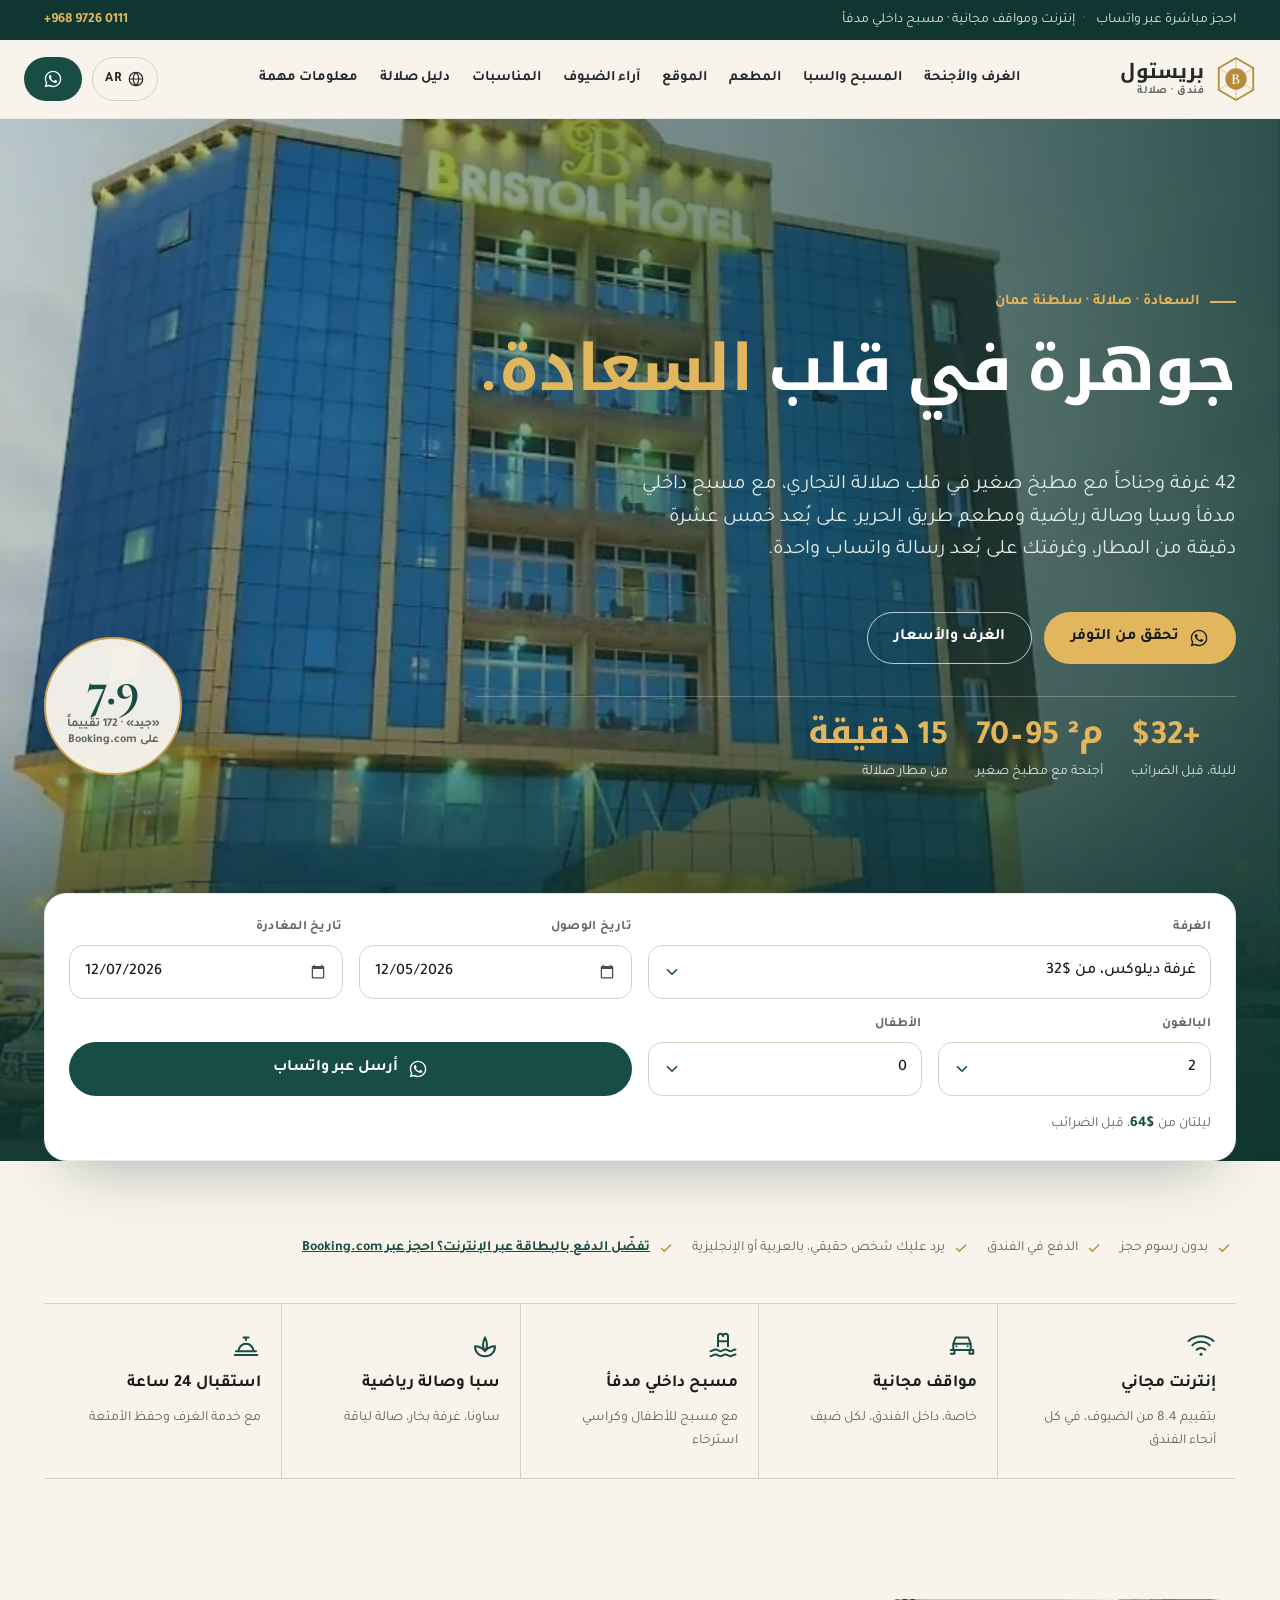
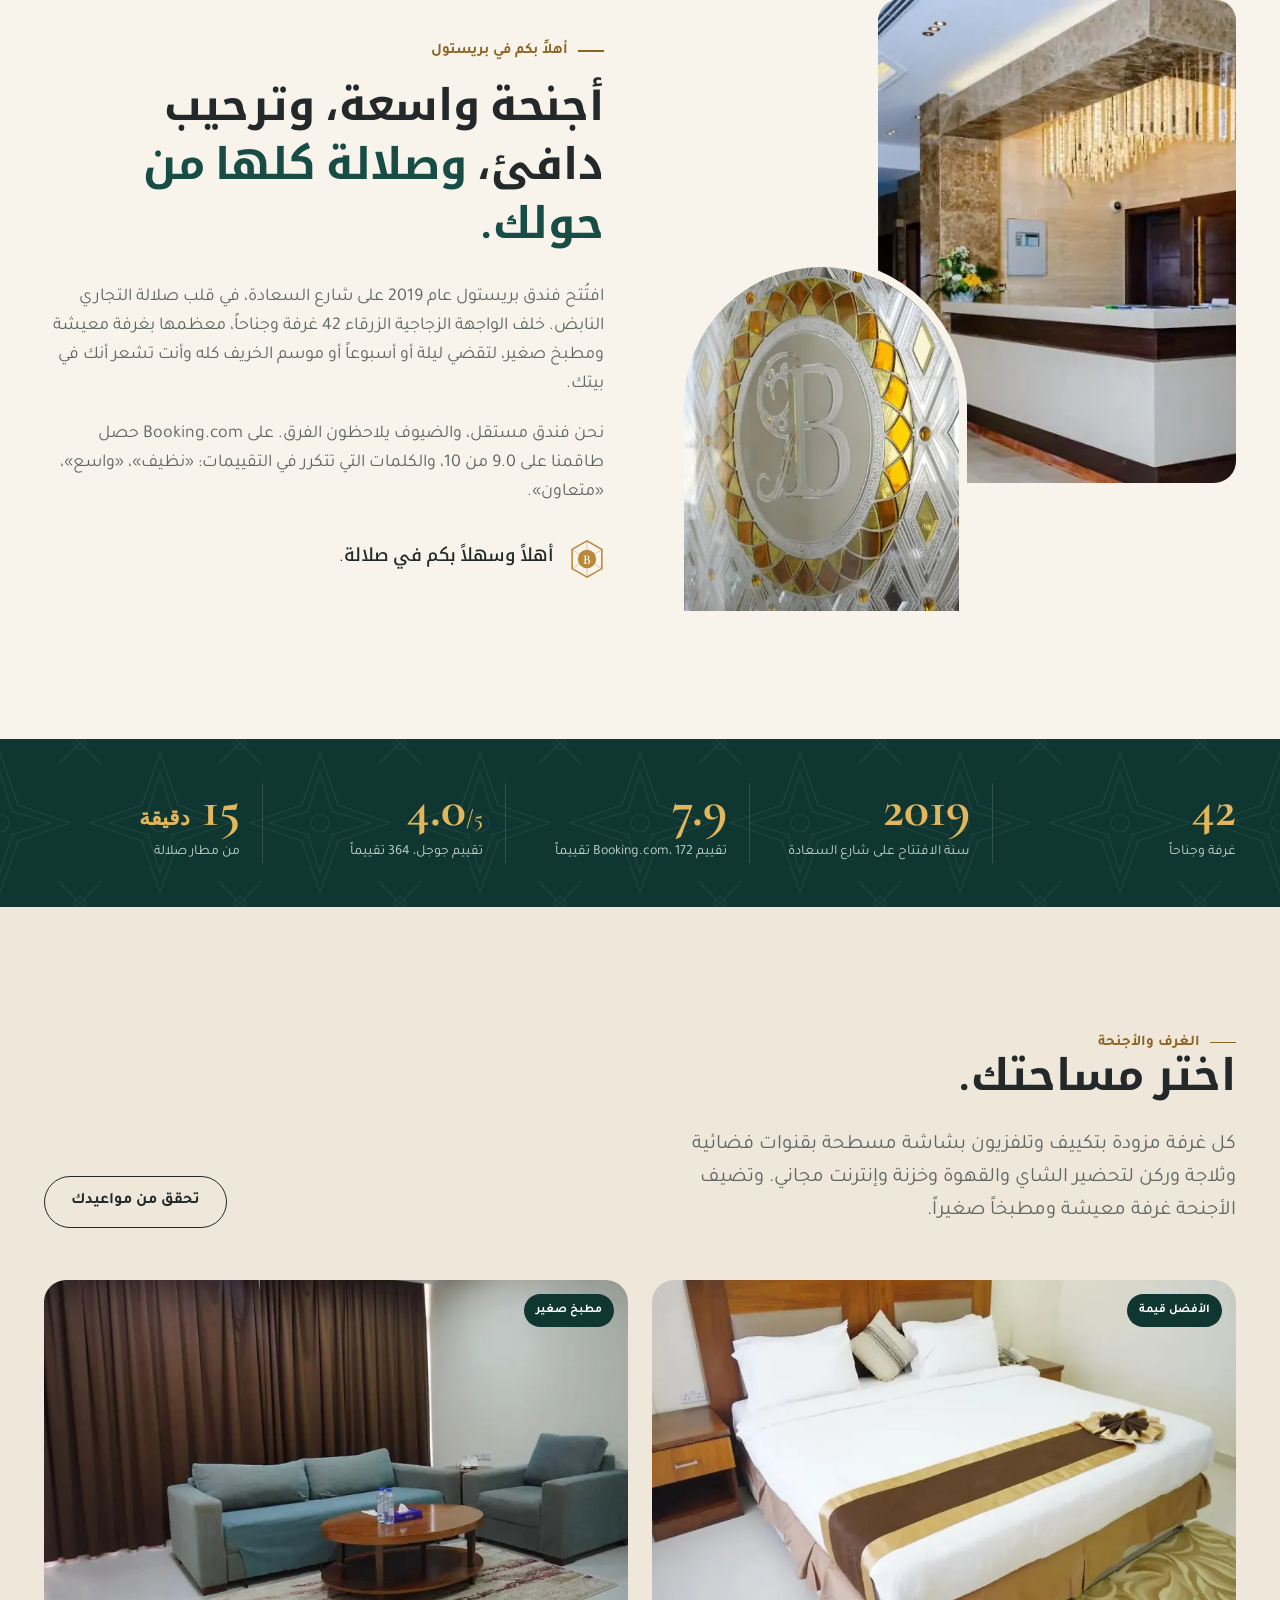
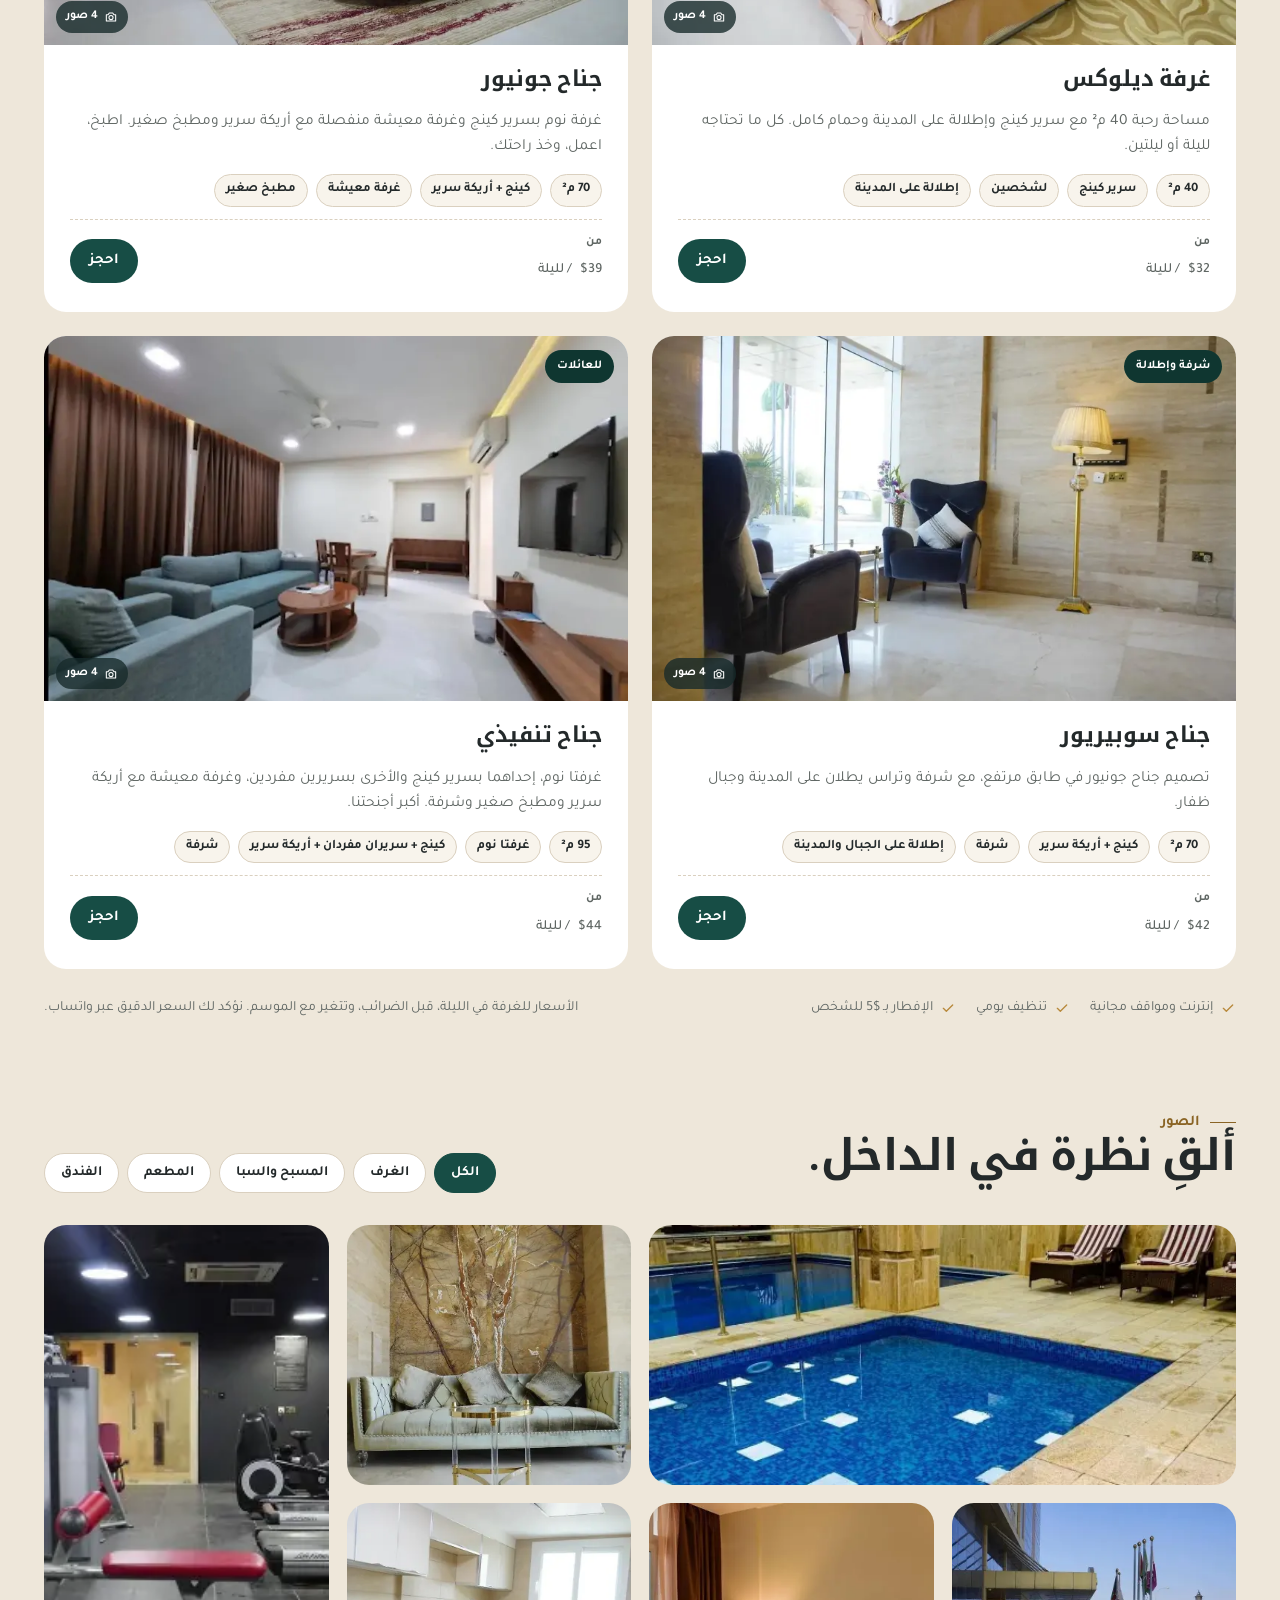
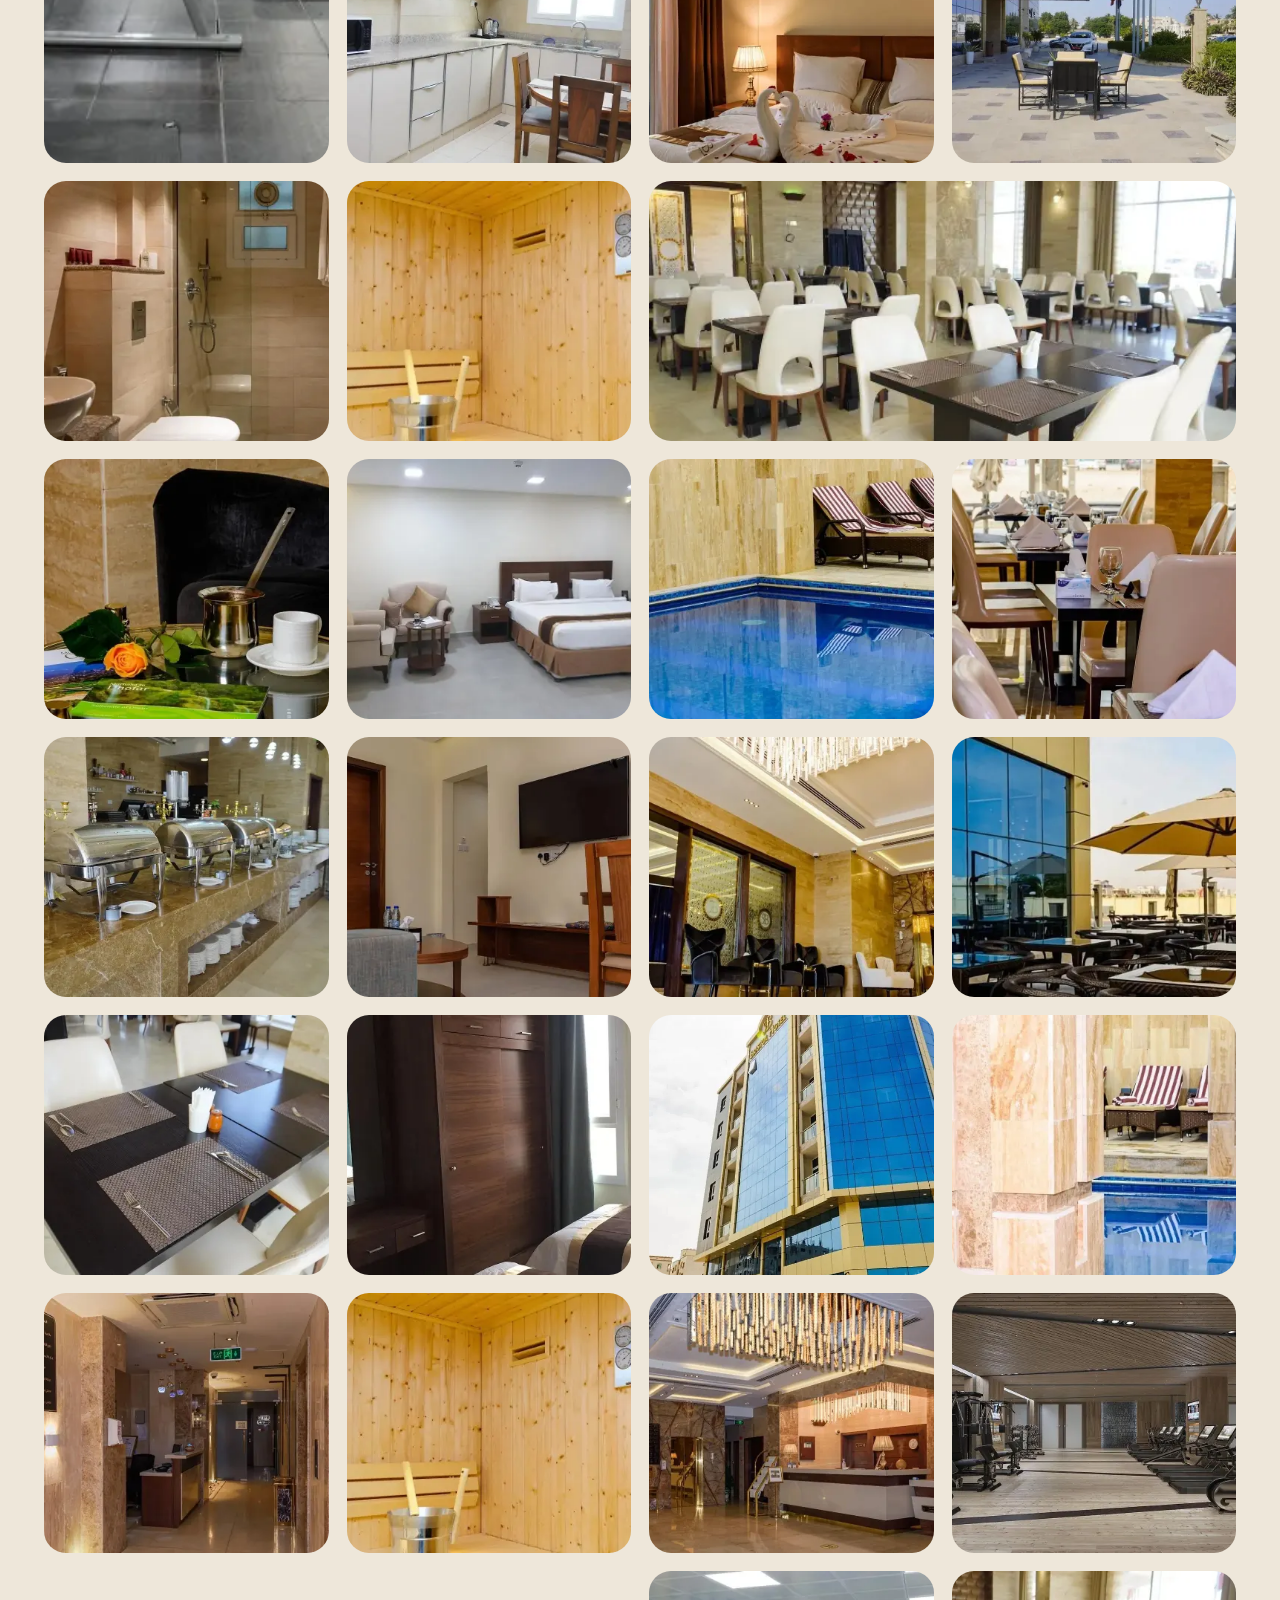
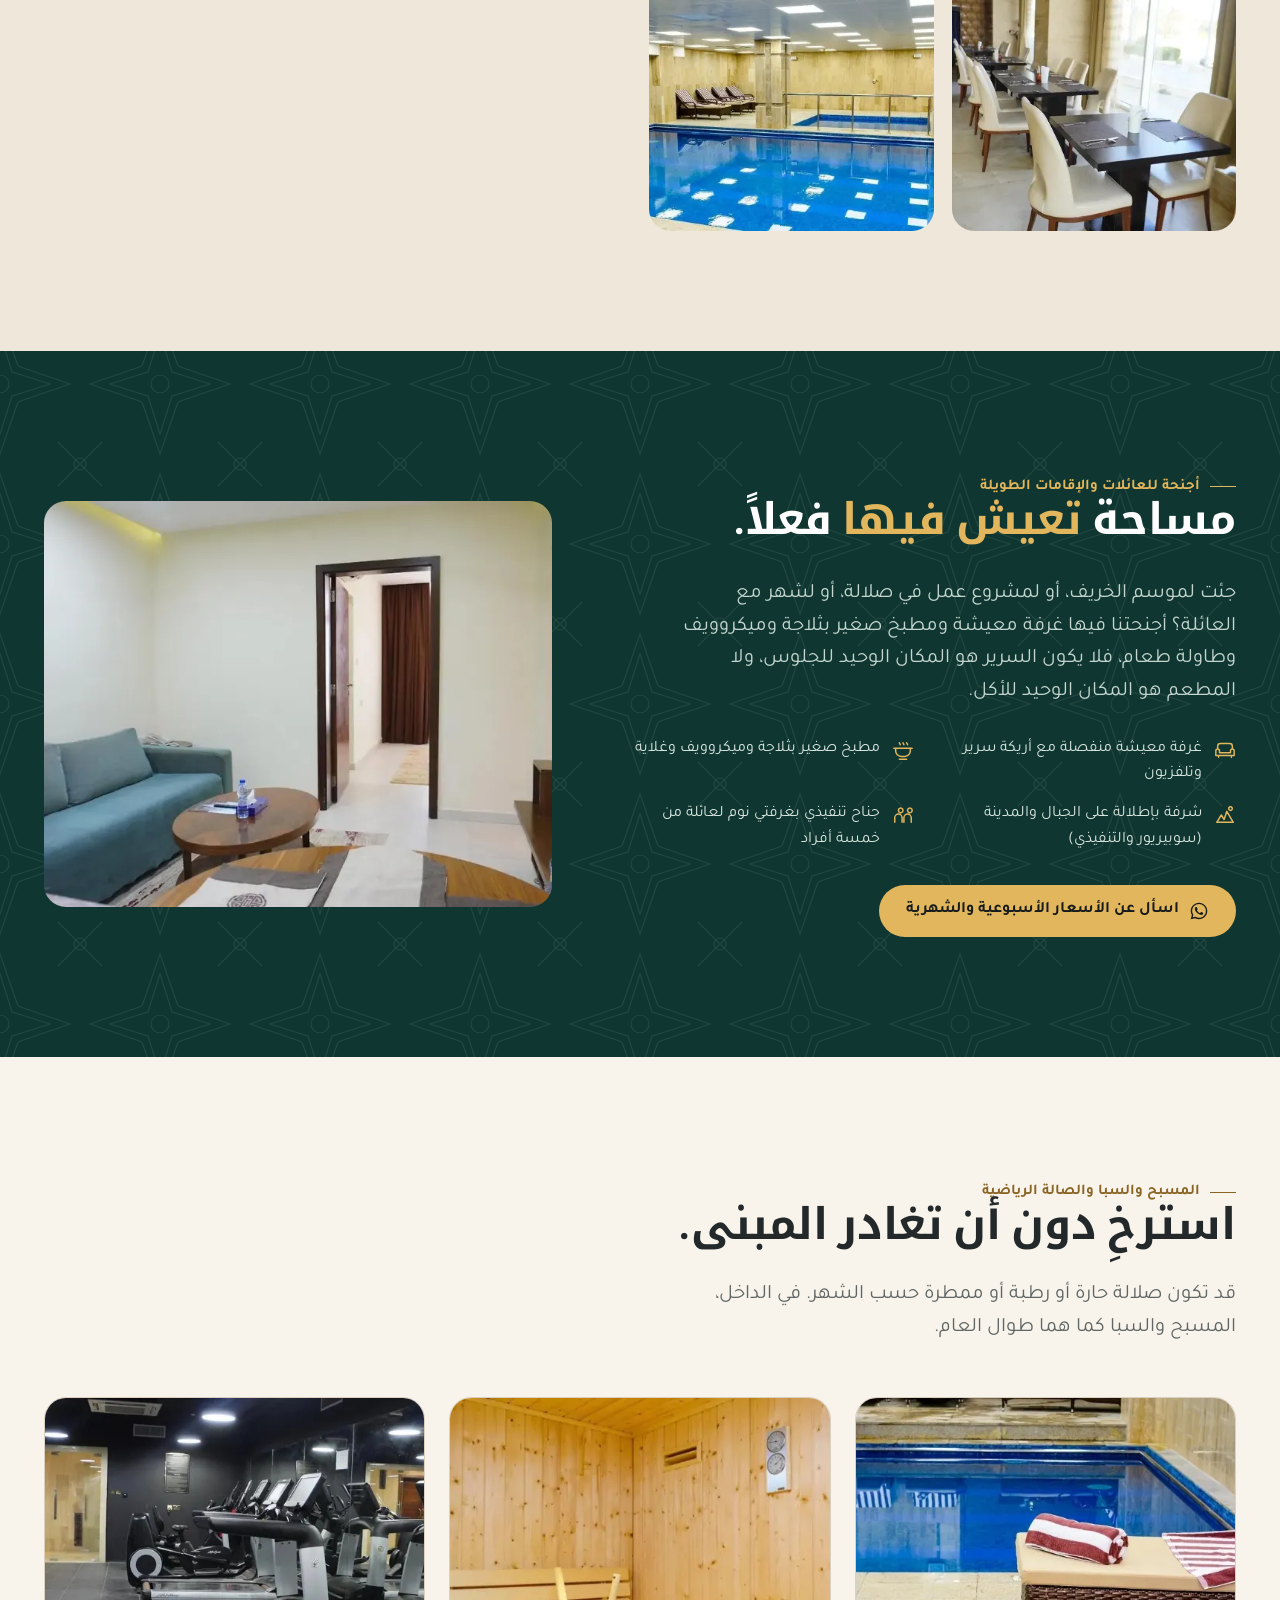
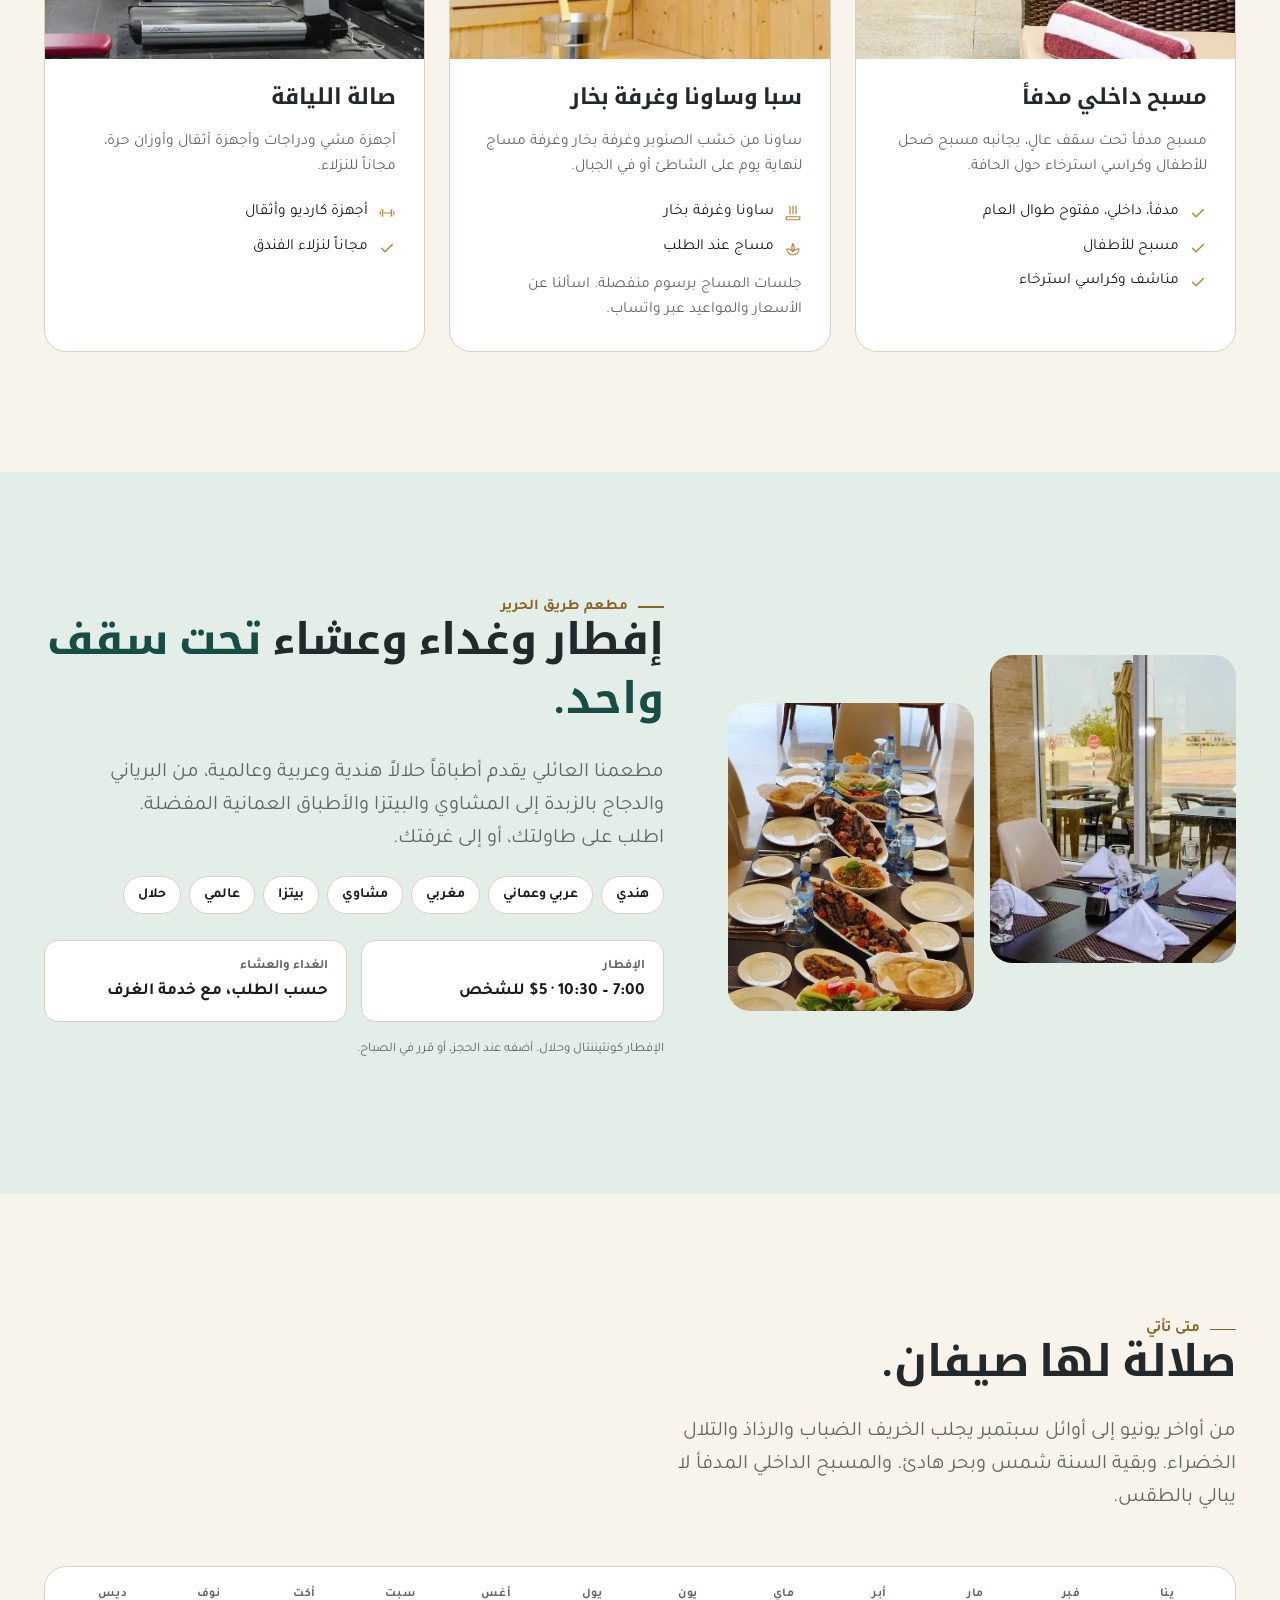
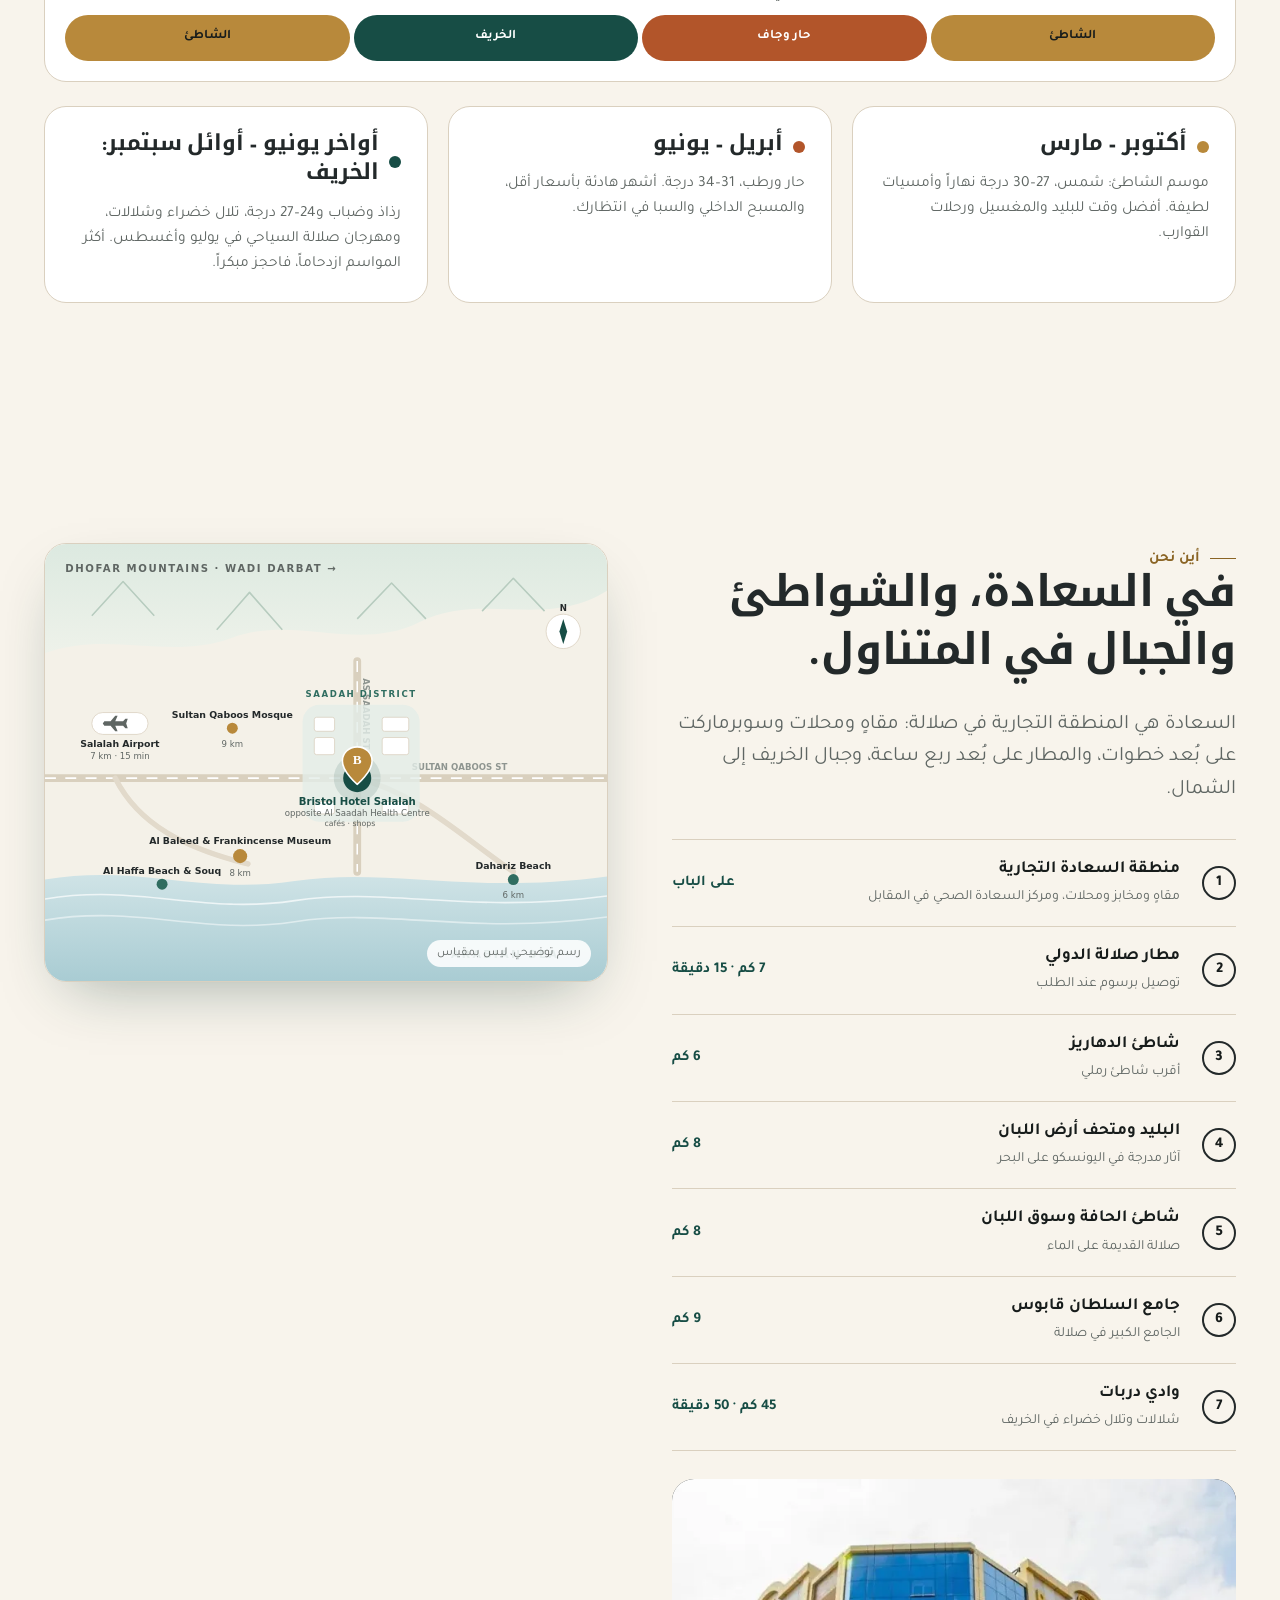
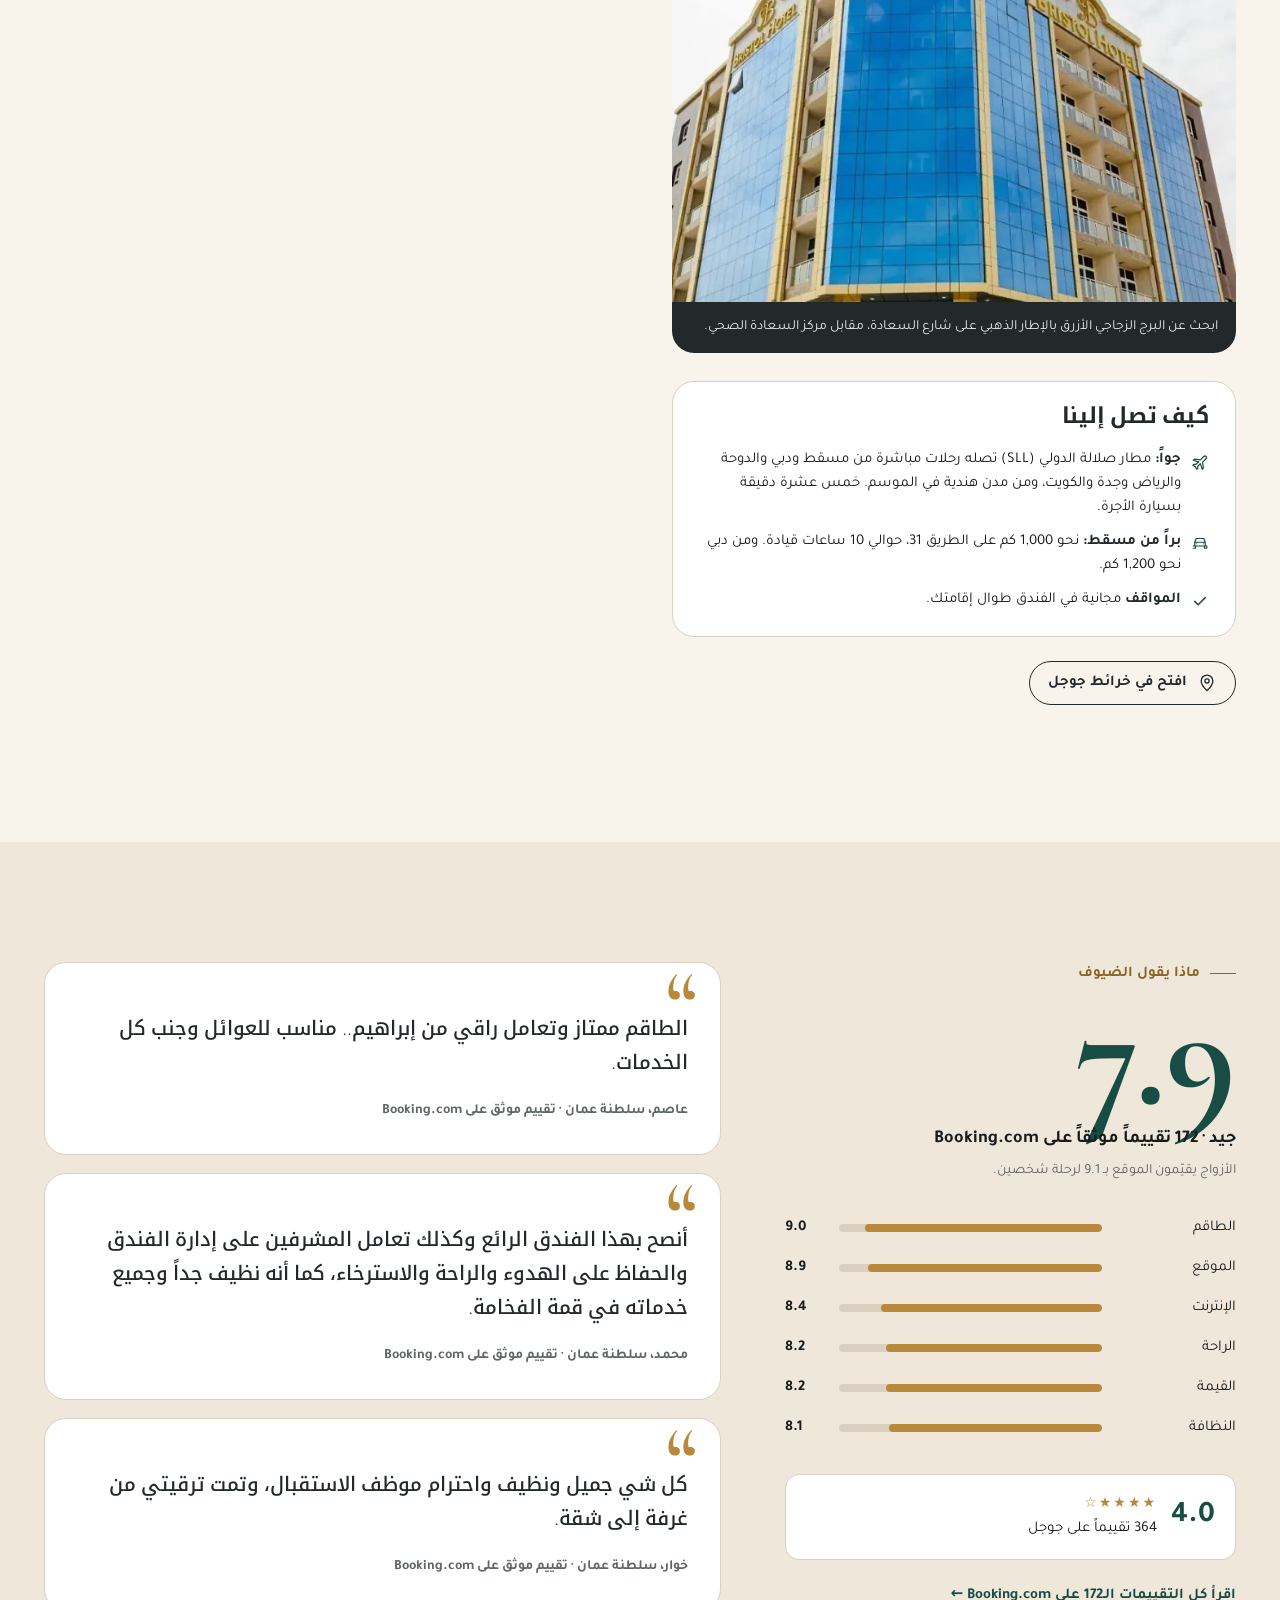
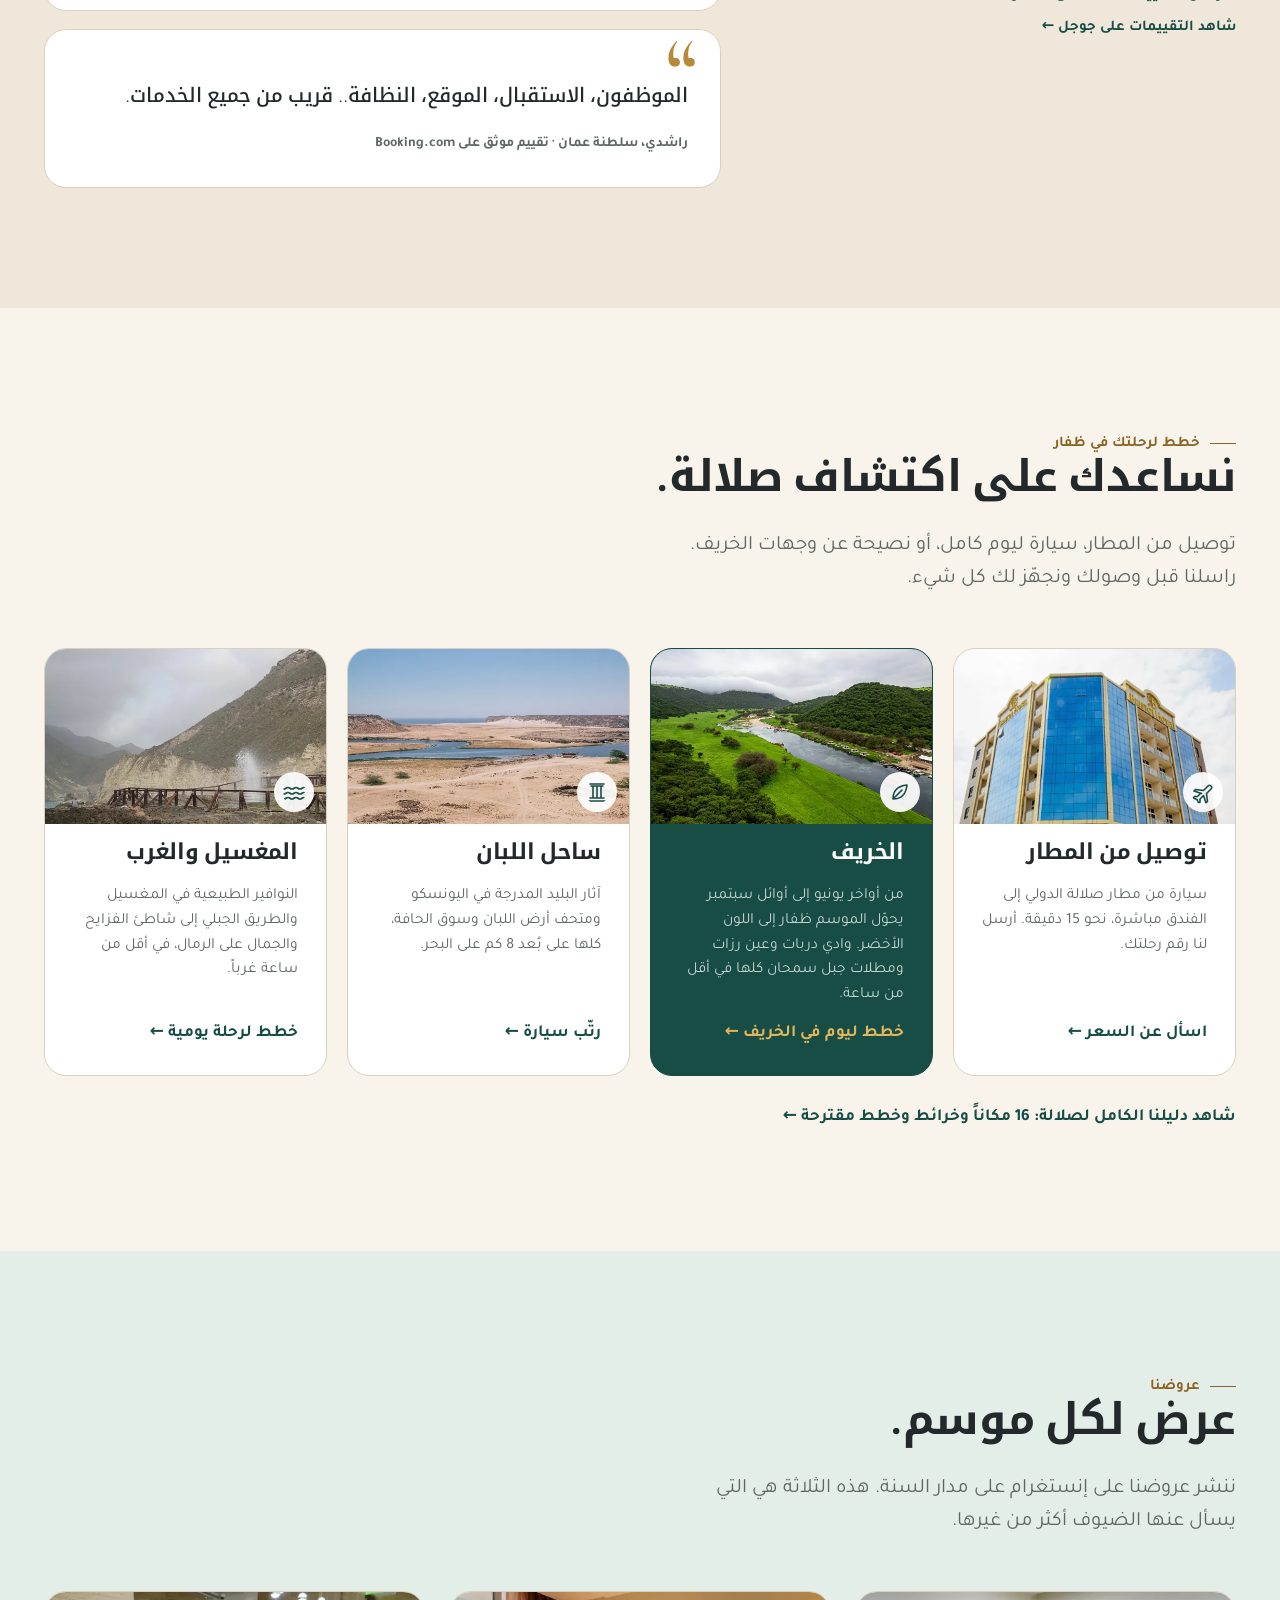
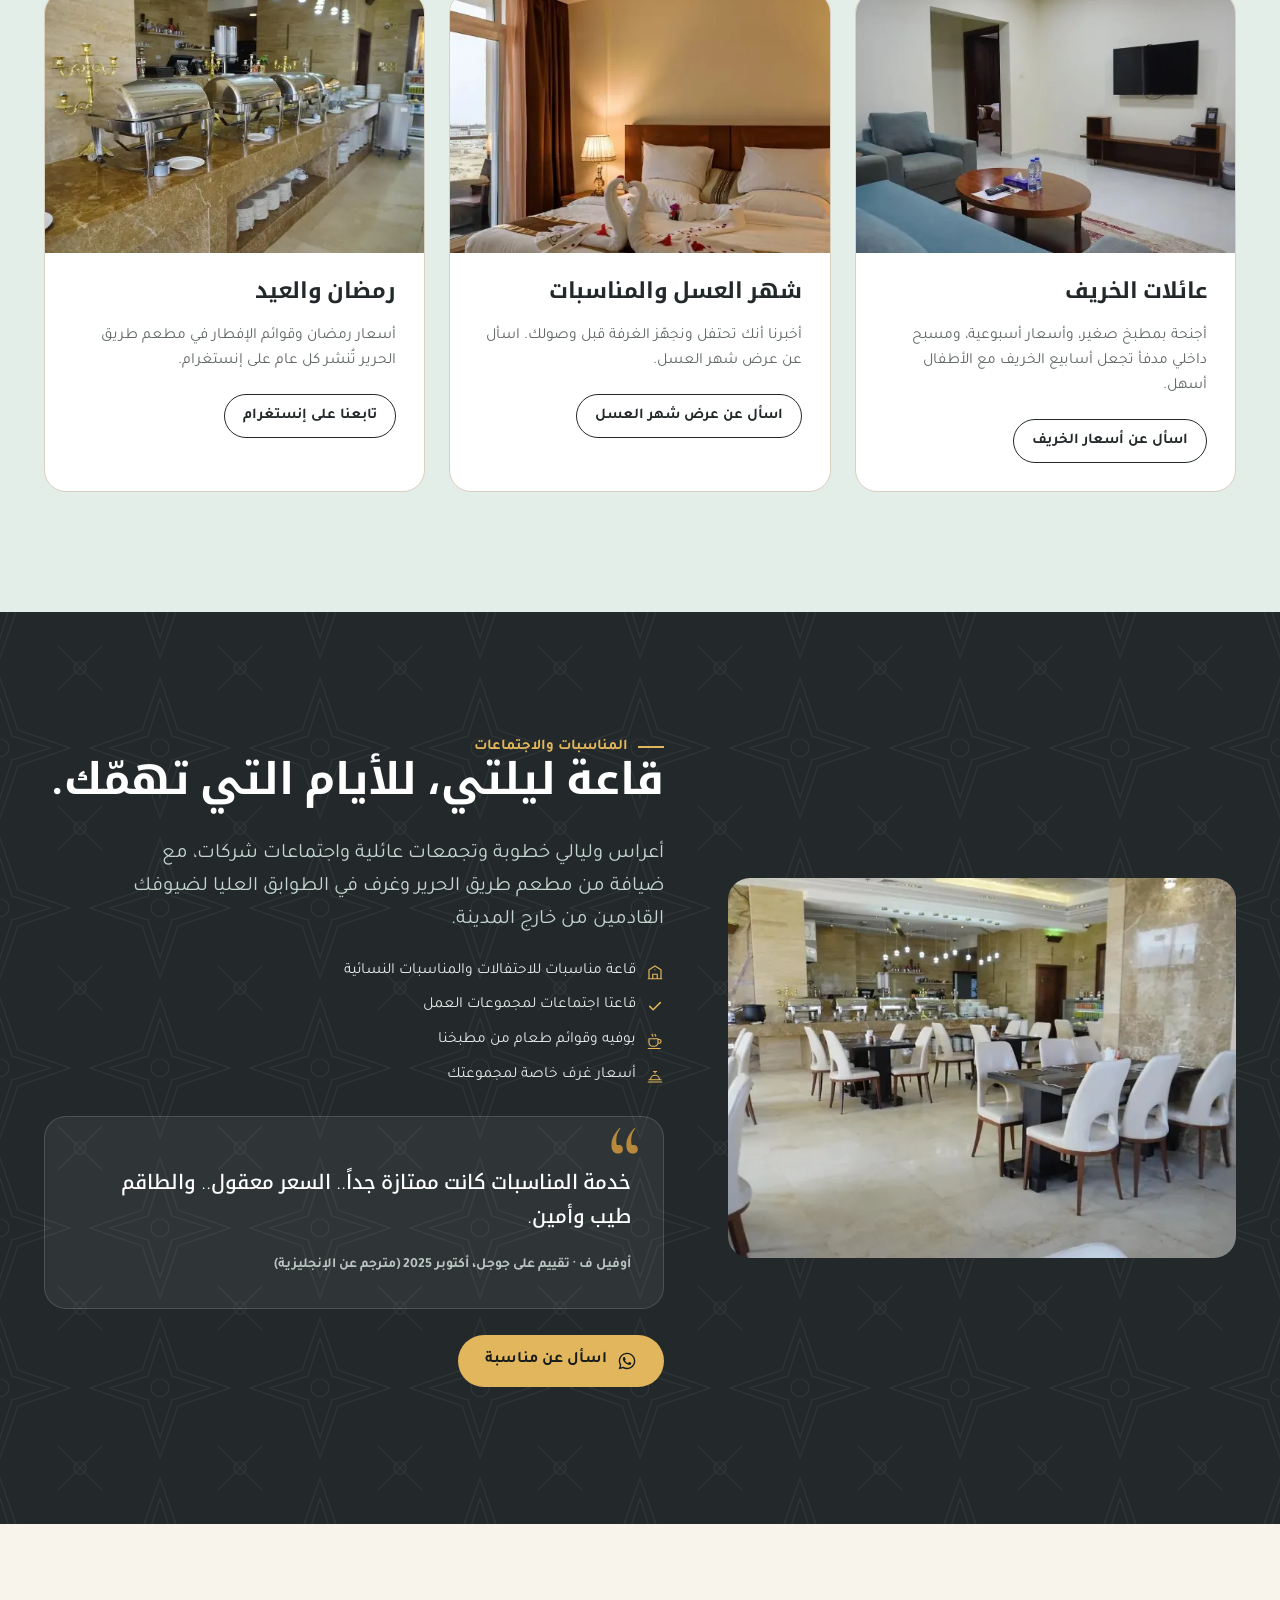
<file: ar/index.html>
<!DOCTYPE html>
<html lang="ar" dir="rtl">
<head>
<meta charset="utf-8">
<meta name="viewport" content="width=device-width, initial-scale=1">
<title>فندق بريستول صلالة | غرف وأجنحة في السعادة، صلالة، سلطنة عمان</title>
<meta name="description" content="فندق بريستول صلالة فندق ثلاث نجوم في منطقة السعادة التجارية بصلالة: 42 غرفة وجناحاً مع مطبخ صغير، مسبح داخلي مدفأ، سبا، صالة رياضية ومطعم طريق الحرير، على بُعد 15 دقيقة من مطار صلالة. احجز مباشرة عبر واتساب.">
<link rel="alternate" hreflang="en" href="https://www.bristolhotelsalalah.com/">
<link rel="alternate" hreflang="ar" href="https://www.bristolhotelsalalah.com/ar/">
<link rel="alternate" hreflang="hi" href="https://www.bristolhotelsalalah.com/hi/">
<link rel="alternate" hreflang="de" href="https://www.bristolhotelsalalah.com/de/">
<link rel="alternate" hreflang="ru" href="https://www.bristolhotelsalalah.com/ru/">
<link rel="alternate" hreflang="fr" href="https://www.bristolhotelsalalah.com/fr/">
<link rel="alternate" hreflang="it" href="https://www.bristolhotelsalalah.com/it/">
<link rel="alternate" hreflang="pl" href="https://www.bristolhotelsalalah.com/pl/">
<link rel="alternate" hreflang="zh-Hans" href="https://www.bristolhotelsalalah.com/zh/">
<link rel="alternate" hreflang="x-default" href="https://www.bristolhotelsalalah.com/">
<link rel="canonical" href="https://www.bristolhotelsalalah.com/ar/">
<meta name="theme-color" content="#0F3630">
<link rel="icon" href="../favicon.ico" sizes="32x32">
<link rel="icon" href="../assets/img/favicon.svg" type="image/svg+xml">
<link rel="apple-touch-icon" href="../assets/img/apple-touch-icon.png">
<meta property="og:type" content="website">
<meta property="og:title" content="فندق بريستول صلالة">
<meta property="og:description" content="غرف وأجنحة مع مطبخ صغير في السعادة، صلالة. مسبح داخلي مدفأ وسبا وصالة رياضية ومطعم. إنترنت ومواقف مجانية. احجز مباشرة عبر واتساب.">
<meta property="og:image" content="https://www.bristolhotelsalalah.com/assets/img/og-image.jpg">
<meta property="og:url" content="https://www.bristolhotelsalalah.com/ar/">
<meta property="og:locale" content="ar_OM">
<meta name="twitter:card" content="summary_large_image">
<link rel="preload" href="../assets/fonts/tajawal-arabic-400-normal.woff2" as="font" type="font/woff2" crossorigin>
<link rel="preload" href="../assets/fonts/noto-kufi-arabic-arabic-700-normal.woff2" as="font" type="font/woff2" crossorigin>
<link rel="stylesheet" href="../assets/css/fonts.css?v=ed025330">
<link rel="stylesheet" href="../assets/css/style.css?v=004c1067">
<script type="application/ld+json">
{
  "@context": "https://schema.org",
  "@type": "Hotel",
  "name": "Bristol Hotel Salalah",
  "alternateName": "فندق بريستول صلالة",
  "description": "فندق ثلاث نجوم مع 42 غرفة وجناحاً مع مطبخ صغير في منطقة السعادة التجارية بصلالة، سلطنة عمان. مسبح داخلي مدفأ وسبا وصالة رياضية ومطعم، على بُعد 15 دقيقة من مطار صلالة.",
  "url": "https://www.bristolhotelsalalah.com/ar/",
  "telephone": "+96823321666",
  "sameAs": [
    "https://www.instagram.com/bristol_hotel_salalah/"
  ],
  "image": "https://www.bristolhotelsalalah.com/assets/img/og-image.jpg",
  "starRating": {
    "@type": "Rating",
    "ratingValue": "3"
  },
  "priceRange": "$32–$65",
  "checkinTime": "14:00",
  "checkoutTime": "12:00",
  "petsAllowed": false,
  "numberOfRooms": 42,
  "availableLanguage": [
    "English",
    "Arabic"
  ],
  "address": {
    "@type": "PostalAddress",
    "streetAddress": "شارع السعادة، مقابل مركز السعادة الصحي، جنوب السعادة",
    "addressLocality": "صلالة",
    "postalCode": "211",
    "addressCountry": "OM"
  },
  "geo": {
    "@type": "GeoCoordinates",
    "latitude": 17.0526615,
    "longitude": 54.1570177
  },
  "hasMap": "https://www.google.com/maps/search/?api=1&query=Bristol+Hotel+Salalah+As+Saadah+Street+Salalah",
  "containsPlace": [
    {
      "@type": "HotelRoom",
      "name": "غرفة ديلوكس",
      "description": "مساحة رحبة 40 م² مع سرير كينج وإطلالة على المدينة وحمام كامل. كل ما تحتاجه لليلة أو ليلتين.",
      "floorSize": {
        "@type": "QuantitativeValue",
        "value": 40,
        "unitCode": "MTK"
      },
      "occupancy": {
        "@type": "QuantitativeValue",
        "maxValue": 2
      },
      "bed": {
        "@type": "BedDetails",
        "typeOfBed": "King"
      },
      "offers": {
        "@type": "Offer",
        "price": "32",
        "priceCurrency": "USD",
        "availability": "https://schema.org/InStock"
      }
    },
    {
      "@type": "HotelRoom",
      "name": "جناح جونيور",
      "description": "غرفة نوم بسرير كينج وغرفة معيشة منفصلة مع أريكة سرير ومطبخ صغير. اطبخ، اعمل، وخذ راحتك.",
      "floorSize": {
        "@type": "QuantitativeValue",
        "value": 70,
        "unitCode": "MTK"
      },
      "occupancy": {
        "@type": "QuantitativeValue",
        "maxValue": 3
      },
      "bed": {
        "@type": "BedDetails",
        "typeOfBed": "King + sofa bed"
      },
      "offers": {
        "@type": "Offer",
        "price": "39",
        "priceCurrency": "USD",
        "availability": "https://schema.org/InStock"
      }
    },
    {
      "@type": "HotelRoom",
      "name": "جناح سوبيريور",
      "description": "تصميم جناح جونيور في طابق مرتفع، مع شرفة وتراس يطلان على المدينة وجبال ظفار.",
      "floorSize": {
        "@type": "QuantitativeValue",
        "value": 70,
        "unitCode": "MTK"
      },
      "occupancy": {
        "@type": "QuantitativeValue",
        "maxValue": 3
      },
      "bed": {
        "@type": "BedDetails",
        "typeOfBed": "King + sofa bed"
      },
      "offers": {
        "@type": "Offer",
        "price": "42",
        "priceCurrency": "USD",
        "availability": "https://schema.org/InStock"
      }
    },
    {
      "@type": "HotelRoom",
      "name": "جناح تنفيذي",
      "description": "غرفتا نوم، إحداهما بسرير كينج والأخرى بسريرين مفردين، وغرفة معيشة مع أريكة سرير ومطبخ صغير وشرفة. أكبر أجنحتنا.",
      "floorSize": {
        "@type": "QuantitativeValue",
        "value": 95,
        "unitCode": "MTK"
      },
      "occupancy": {
        "@type": "QuantitativeValue",
        "maxValue": 5
      },
      "bed": {
        "@type": "BedDetails",
        "typeOfBed": "King + 2 singles + sofa bed"
      },
      "offers": {
        "@type": "Offer",
        "price": "44",
        "priceCurrency": "USD",
        "availability": "https://schema.org/InStock"
      }
    }
  ]
}
</script>
</head>
<body>
<a class="skip" href="#main">انتقل إلى المحتوى</a>

<svg width="0" height="0" class="icons" aria-hidden="true">
  <symbol id="i-mark" viewBox="0 0 48 56"><path fill="none" stroke="currentColor" stroke-width="2.2" stroke-linejoin="round" d="M24 2.5 L45 14.5 L45 41.5 L24 53.5 L3 41.5 L3 14.5 Z"/><path fill="none" stroke="currentColor" stroke-width="1" opacity=".55" d="M24 2.5 L24 53.5 M3 14.5 L45 41.5 M45 14.5 L3 41.5"/><circle cx="24" cy="28" r="13" fill="currentColor"/><text x="24" y="34.5" text-anchor="middle" font-family="Cormorant Garamond, Georgia, serif" font-size="19" font-weight="700" fill="#F8F4EC">B</text></symbol>
  <symbol id="i-camera" viewBox="0 0 24 24"><path fill="none" stroke="currentColor" stroke-width="1.8" stroke-linecap="round" stroke-linejoin="round" d="M4 8h3l2-3h6l2 3h3v11H4z"/><circle cx="12" cy="13" r="3.5" fill="none" stroke="currentColor" stroke-width="1.8"/></symbol>
  <symbol id="i-chev" viewBox="0 0 24 24"><path fill="none" stroke="currentColor" stroke-width="2.2" stroke-linecap="round" stroke-linejoin="round" d="M9 5l7 7-7 7"/></symbol>
  <symbol id="i-x" viewBox="0 0 24 24"><path fill="none" stroke="currentColor" stroke-width="2.2" stroke-linecap="round" d="M6 6l12 12M18 6L6 18"/></symbol>
  <symbol id="i-wa" viewBox="0 0 24 24"><path fill="currentColor" d="M12.04 2C6.58 2 2.13 6.45 2.13 11.91c0 1.75.46 3.45 1.32 4.95L2.05 22l5.25-1.38a9.86 9.86 0 0 0 4.74 1.21c5.46 0 9.91-4.45 9.91-9.91C21.95 6.45 17.5 2 12.04 2zm0 18.15a8.2 8.2 0 0 1-4.19-1.15l-.3-.18-3.12.82.83-3.04-.2-.31a8.23 8.23 0 0 1-1.26-4.38c0-4.54 3.7-8.24 8.24-8.24 4.54 0 8.24 3.7 8.24 8.24 0 4.54-3.7 8.24-8.24 8.24zm4.52-6.16c-.25-.12-1.47-.72-1.69-.81-.23-.08-.39-.12-.56.12-.17.25-.64.81-.78.97-.14.17-.29.19-.54.06-.25-.12-1.05-.39-1.99-1.23-.74-.66-1.23-1.47-1.38-1.72-.14-.25-.02-.38.11-.51.11-.11.25-.29.37-.43.12-.14.17-.25.25-.41.08-.17.04-.31-.02-.43-.06-.12-.56-1.34-.76-1.84-.2-.48-.41-.42-.56-.43h-.48c-.17 0-.43.06-.66.31-.23.25-.86.85-.86 2.07 0 1.22.89 2.4 1.01 2.56.12.17 1.75 2.67 4.23 3.74.59.26 1.05.41 1.41.52.59.19 1.13.16 1.56.1.48-.07 1.47-.6 1.67-1.18.21-.58.21-1.07.14-1.18-.06-.1-.22-.16-.47-.28z"/></symbol>
  <symbol id="i-cup" viewBox="0 0 24 24"><path fill="none" stroke="currentColor" stroke-width="1.6" stroke-linecap="round" stroke-linejoin="round" d="M4 9h12v5a5 5 0 0 1-5 5H9a5 5 0 0 1-5-5V9zm12 1h1.5a2.5 2.5 0 0 1 0 5H16M8 3c0 1.2 1 1.2 1 2.4M12 3c0 1.2 1 1.2 1 2.4M3 22h16"/></symbol>
  <symbol id="i-wifi" viewBox="0 0 24 24"><path fill="none" stroke="currentColor" stroke-width="1.6" stroke-linecap="round" d="M2 8.8a15 15 0 0 1 20 0M5 12.3a10 10 0 0 1 14 0M8.5 15.8a5 5 0 0 1 7 0"/><circle cx="12" cy="19.3" r="1.2" fill="currentColor"/></symbol>
  <symbol id="i-car" viewBox="0 0 24 24"><path fill="none" stroke="currentColor" stroke-width="1.6" stroke-linecap="round" stroke-linejoin="round" d="M5 16V11l2-5h10l2 5v5M3 16h18v3h-3v-3M6 16v3H3M7.5 13h.01M16.5 13h.01M5 11h14"/></symbol>
  <symbol id="i-bell" viewBox="0 0 24 24"><path fill="none" stroke="currentColor" stroke-width="1.6" stroke-linecap="round" stroke-linejoin="round" d="M4 17h16M6 17a6 6 0 0 1 12 0M12 8V6M10 6h4M3 20h18"/></symbol>
  <symbol id="i-spa" viewBox="0 0 24 24"><path fill="none" stroke="currentColor" stroke-width="1.6" stroke-linecap="round" stroke-linejoin="round" d="M12 21c-5 0-8-3.5-8-8 3.5 0 6 1.5 8 4 2-2.5 4.5-4 8-4 0 4.5-3 8-8 8zM12 17c-2-3-2-7 0-11 2 4 2 8 0 11z"/></symbol>
  <symbol id="i-check" viewBox="0 0 24 24"><path fill="none" stroke="currentColor" stroke-width="2" stroke-linecap="round" stroke-linejoin="round" d="M5 12.5l4.5 4.5L19 7.5"/></symbol>
  <symbol id="i-plane" viewBox="0 0 24 24"><path fill="none" stroke="currentColor" stroke-width="1.6" stroke-linecap="round" stroke-linejoin="round" d="M10.5 13.5L3 11l1.5-1.5 8 1L17 6a2 2 0 0 1 3 3l-4.5 4.5 1 8L15 23l-2.5-7.5L9 19v3l-1.5 1L6 19.5 2.5 18l1-1.5h3l3.5-3.5"/></symbol>
  <symbol id="i-pin" viewBox="0 0 24 24"><path fill="none" stroke="currentColor" stroke-width="1.6" stroke-linecap="round" stroke-linejoin="round" d="M12 21s-7-6.2-7-11.5a7 7 0 0 1 14 0C19 14.8 12 21 12 21z"/><circle cx="12" cy="9.5" r="2.5" fill="none" stroke="currentColor" stroke-width="1.6"/></symbol>
  <symbol id="i-menu" viewBox="0 0 24 24"><path fill="none" stroke="currentColor" stroke-width="1.8" stroke-linecap="round" d="M4 8h16M4 16h16"/></symbol>
  <symbol id="i-family" viewBox="0 0 24 24"><path fill="none" stroke="currentColor" stroke-width="1.6" stroke-linecap="round" stroke-linejoin="round" d="M7 7a2.5 2.5 0 1 0 0-.01M17 7a2.5 2.5 0 1 0 0-.01M3 20v-5a4 4 0 0 1 8 0v5M13 20v-5a4 4 0 0 1 8 0v5"/></symbol>
  <symbol id="i-sofa" viewBox="0 0 24 24"><path fill="none" stroke="currentColor" stroke-width="1.6" stroke-linecap="round" stroke-linejoin="round" d="M4 11V8a3 3 0 0 1 3-3h10a3 3 0 0 1 3 3v3M2 13a2 2 0 0 1 4 0v2h12v-2a2 2 0 0 1 4 0v5H2v-5zM5 18v2M19 18v2"/></symbol>
  <symbol id="i-kitchen" viewBox="0 0 24 24"><path fill="none" stroke="currentColor" stroke-width="1.6" stroke-linecap="round" stroke-linejoin="round" d="M4 10h16v3a6 6 0 0 1-6 6h-4a6 6 0 0 1-6-6v-3zM2 10h20M8 4c0 1.2 1 1.2 1 2.4M12 4c0 1.2 1 1.2 1 2.4M16 4c0 1.2 1 1.2 1 2.4M8 22h8"/></symbol>
  <symbol id="i-balcony" viewBox="0 0 24 24"><path fill="none" stroke="currentColor" stroke-width="1.6" stroke-linecap="round" stroke-linejoin="round" d="M3 20l5-8 3 5 3-9 7 12H3zM16 5a2 2 0 1 0 0-.01"/></symbol>
  <symbol id="i-steam" viewBox="0 0 24 24"><path fill="none" stroke="currentColor" stroke-width="1.6" stroke-linecap="round" d="M8 3c-1.5 2 1.5 3 0 5s1.5 3 0 5M12 3c-1.5 2 1.5 3 0 5s1.5 3 0 5M16 3c-1.5 2 1.5 3 0 5s1.5 3 0 5M3 17h18v4H3z"/></symbol>
  <symbol id="i-pool" viewBox="0 0 24 24"><path fill="none" stroke="currentColor" stroke-width="1.6" stroke-linecap="round" d="M2 17c2 0 2-1.5 4-1.5S8 17 10 17s2-1.5 4-1.5S16 17 18 17s2-1.5 4-1.5M2 21c2 0 2-1.5 4-1.5S8 21 10 21s2-1.5 4-1.5S16 21 18 21s2-1.5 4-1.5M8 13V5a2 2 0 0 1 4 0M16 13V5a2 2 0 0 0-4 0M8 9h8"/></symbol>
  <symbol id="i-gym" viewBox="0 0 24 24"><path fill="none" stroke="currentColor" stroke-width="1.6" stroke-linecap="round" stroke-linejoin="round" d="M6 8v8M3 10v4M18 8v8M21 10v4M6 12h12M5 8h2M17 8h2M5 16h2M17 16h2"/></symbol>
  <symbol id="i-leaf" viewBox="0 0 24 24"><path fill="none" stroke="currentColor" stroke-width="1.6" stroke-linecap="round" stroke-linejoin="round" d="M5 19c0-8 5-13 14-14-1 9-6 14-14 14zM5 19l9-9"/></symbol>
  <symbol id="i-column" viewBox="0 0 24 24"><path fill="none" stroke="currentColor" stroke-width="1.6" stroke-linecap="round" stroke-linejoin="round" d="M4 21h16M5 18h14M6 6h12M5 4h14M8 6v12M12 6v12M16 6v12"/></symbol>
  <symbol id="i-wave" viewBox="0 0 24 24"><path fill="none" stroke="currentColor" stroke-width="1.6" stroke-linecap="round" d="M2 9c2 0 2-1.5 4-1.5S8 9 10 9s2-1.5 4-1.5S16 9 18 9s2-1.5 4-1.5M2 14c2 0 2-1.5 4-1.5S8 14 10 14s2-1.5 4-1.5S16 14 18 14s2-1.5 4-1.5M2 19c2 0 2-1.5 4-1.5S8 19 10 19s2-1.5 4-1.5S16 19 18 19s2-1.5 4-1.5"/></symbol>
  <symbol id="i-hall" viewBox="0 0 24 24"><path fill="none" stroke="currentColor" stroke-width="1.6" stroke-linecap="round" stroke-linejoin="round" d="M3 21h18M4 21V9l8-5 8 5v12M9 21v-6h6v6M12 9h.01"/></symbol>
</svg>

<div class="topbar">
  <div class="container">
    <span>احجز مباشرة عبر واتساب <span class="dot">·</span><span class="hide-sm">إنترنت ومواقف مجانية · مسبح داخلي مدفأ</span></span>
    <a class="nowrap" href="https://wa.me/96897260111" data-wa dir="ltr">+968 9726 0111</a>
  </div>
</div>

<header class="header">
  <div class="container">
    <a class="brand" href="#top" aria-label="فندق بريستول صلالة، الصفحة الرئيسية">
      <svg aria-hidden="true"><use href="#i-mark"/></svg>
      <span class="brand-text"><span class="brand-name">بريستول</span><span class="brand-sub">فندق · صلالة</span></span>
    </a>
    <nav class="nav" id="nav" aria-label="القائمة الرئيسية">
      <a href="#rooms">الغرف والأجنحة</a>
      <a href="#wellness">المسبح والسبا</a>
      <a href="#dining">المطعم</a>
      <a href="#location">الموقع</a>
      <a href="#reviews">آراء الضيوف</a>
      <a href="#events">المناسبات</a>
      <a href="guide/">دليل صلالة</a>
      <a href="#know">معلومات مهمة</a>
    </nav>
    <div class="header-actions">
      <!--langs--><details class="langs" translate="no"><summary aria-label="Language: العربية"><svg viewBox="0 0 24 24" aria-hidden="true"><path fill="none" stroke="currentColor" stroke-width="1.6" d="M12 3a9 9 0 1 0 0 18 9 9 0 0 0 0-18zm-9 9h18M12 3c2.5 2.6 3.8 5.6 3.8 9s-1.3 6.4-3.8 9c-2.5-2.6-3.8-5.6-3.8-9S9.5 5.6 12 3z"/></svg>AR</summary><ul><li><a href="../" hreflang="en" lang="en">English</a></li><li><a href="../ar/" hreflang="ar" lang="ar" aria-current="true">العربية</a></li><li><a href="../hi/" hreflang="hi" lang="hi">हिन्दी</a></li><li><a href="../de/" hreflang="de" lang="de">Deutsch</a></li><li><a href="../ru/" hreflang="ru" lang="ru">Русский</a></li><li><a href="../fr/" hreflang="fr" lang="fr">Français</a></li><li><a href="../it/" hreflang="it" lang="it">Italiano</a></li><li><a href="../pl/" hreflang="pl" lang="pl">Polski</a></li><li><a href="../zh/" hreflang="zh-Hans" lang="zh-Hans">简体中文</a></li></ul></details><!--/langs-->
      <a class="btn btn-primary btn-sm" href="https://wa.me/96897260111" data-wa><svg aria-hidden="true"><use href="#i-wa"/></svg><span class="btn-wa-text">احجز عبر واتساب</span><span class="sr-only">احجز عبر واتساب</span></a>
      <button class="menu-btn" type="button" data-t-open="فتح القائمة" data-t-close="إغلاق القائمة" aria-label="فتح القائمة" aria-expanded="false" aria-controls="nav"><svg aria-hidden="true"><use href="#i-menu"/></svg></button>
    </div>
  </div>
</header>

<main id="main">
<section class="hero" id="top">
  <div class="hero-bg"><img srcset="../assets/img/photos/hero-540.webp 540w, ../assets/img/photos/hero-800.webp 800w, ../assets/img/photos/hero-1080.webp 1023w" sizes="100vw" src="../assets/img/photos/hero.jpg" alt="فندق بريستول صلالة عند الغروب: برج زجاجي أزرق واسم الفندق مضاء على السطح" width="1023" height="700" fetchpriority="high"></div>
  <div class="container hero-inner">
    <div class="hero-copy reveal">
      <span class="eyebrow">السعادة · صلالة · سلطنة عمان</span>
      <h1>جوهرة في قلب <em>السعادة.</em></h1>
      <p class="lead">42 غرفة وجناحاً مع مطبخ صغير في قلب صلالة التجاري، مع مسبح داخلي مدفأ وسبا وصالة رياضية ومطعم طريق الحرير. على بُعد خمس عشرة دقيقة من المطار، وغرفتك على بُعد رسالة واتساب واحدة.</p>
      <div class="hero-ctas">
        <a class="btn btn-gold" href="#book"><svg aria-hidden="true"><use href="#i-wa"/></svg>تحقق من التوفر</a>
        <a class="btn btn-light" href="#rooms">الغرف والأسعار</a>
      </div>
      <div class="hero-facts">
        <div><strong dir="ltr">$32+</strong><span>لليلة، قبل الضرائب</span></div>
        <div><strong dir="ltr">70–95 م²</strong><span>أجنحة مع مطبخ صغير</span></div>
        <div><strong>15 دقيقة</strong><span>من مطار صلالة</span></div>
      </div>
    </div>
    <div class="badge-score reveal"><strong>7.9</strong><span>«جيد» · 172 تقييماً على Booking.com</span></div>
  </div>

  <div class="container booking" id="book">
    <form class="booking-card" id="booking-form" data-t-age="عمر الطفل {n}" data-t-under1="أقل من سنة" data-t-cap="السعة المعتادة لهذه الغرفة: {n} ضيوف كحد أقصى. سنقترح عليك الخيار الأنسب لمجموعتك عبر واتساب." data-t-ages="يرجى اختيار عمر كل طفل" data-t-choose="اختر" data-t-est="{n} ليالٍ من ${total}، قبل الضرائب" data-t-est1="ليلة واحدة من ${total}، قبل الضرائب" data-t-est2="ليلتان من ${total}، قبل الضرائب" data-t-pick="يرجى اختيار تاريخ الوصول والمغادرة" data-t-err="يجب أن يكون تاريخ المغادرة بعد تاريخ الوصول" aria-label="طلب حجز عبر واتساب">
      <label class="field field-room">الغرفة
        <select name="room" id="f-room">
          <option value="غرفة ديلوكس" data-price="32" data-max="2">غرفة ديلوكس، من $32</option>
          <option value="جناح جونيور" data-price="39" data-max="3">جناح جونيور، من $39</option>
          <option value="جناح سوبيريور" data-price="42" data-max="3">جناح سوبيريور مع شرفة، من $42</option>
          <option value="جناح تنفيذي بغرفتي نوم" data-price="44" data-max="5">جناح تنفيذي بغرفتي نوم، من $44</option>
        </select>
      </label>
      <label class="field field-date">تاريخ الوصول
        <input type="date" name="checkin" id="f-in" required>
      </label>
      <label class="field field-date">تاريخ المغادرة
        <input type="date" name="checkout" id="f-out" required>
      </label>
      <label class="field field-n">البالغون
        <select name="adults" id="f-adults"><option>1</option><option selected>2</option><option>3</option><option>4</option><option>5</option><option>6</option><option>7</option><option>8</option></select>
      </label>
      <label class="field field-n">الأطفال
        <select name="children" id="f-children"><option selected>0</option><option>1</option><option>2</option><option>3</option><option>4</option><option>5</option><option>6</option></select>
      </label>
      <button class="btn btn-primary" type="submit"><svg aria-hidden="true"><use href="#i-wa"/></svg>أرسل عبر واتساب</button>
      <div class="ages" id="f-ages" hidden></div>
      <p class="estimate" id="estimate" aria-live="polite"></p>
      <p class="capacity" id="capacity" role="status" hidden></p>
    </form>
  </div>
</section>

<section class="included" aria-label="مشمول مع كل إقامة">
  <div class="container">
    <p class="booking-note">
      <span><svg aria-hidden="true"><use href="#i-check"/></svg>بدون رسوم حجز</span>
      <span><svg aria-hidden="true"><use href="#i-check"/></svg>الدفع في الفندق</span>
      <span><svg aria-hidden="true"><use href="#i-check"/></svg>يرد عليك شخص حقيقي، بالعربية أو الإنجليزية</span>
      <span><svg aria-hidden="true"><use href="#i-check"/></svg><a href="https://www.booking.com/hotel/om/bristol-salalah-salalah1.html" target="_blank" rel="noopener">تفضّل الدفع بالبطاقة عبر الإنترنت؟ احجز عبر Booking.com</a></span>
    </p>
    <div class="included-grid">
      <div class="inc reveal"><svg aria-hidden="true"><use href="#i-wifi"/></svg><strong>إنترنت مجاني</strong><span>بتقييم 8.4 من الضيوف، في كل أنحاء الفندق</span></div>
      <div class="inc reveal"><svg aria-hidden="true"><use href="#i-car"/></svg><strong>مواقف مجانية</strong><span>خاصة، داخل الفندق، لكل ضيف</span></div>
      <div class="inc reveal"><svg aria-hidden="true"><use href="#i-pool"/></svg><strong>مسبح داخلي مدفأ</strong><span>مع مسبح للأطفال وكراسي استرخاء</span></div>
      <div class="inc reveal"><svg aria-hidden="true"><use href="#i-spa"/></svg><strong>سبا وصالة رياضية</strong><span>ساونا، غرفة بخار، صالة لياقة</span></div>
      <div class="inc reveal"><svg aria-hidden="true"><use href="#i-bell"/></svg><strong>استقبال 24 ساعة</strong><span>مع خدمة الغرف وحفظ الأمتعة</span></div>
    </div>
  </div>
</section>

<section class="section story" id="about">
  <div class="container">
    <div class="story-media reveal">
      <div class="a"><img srcset="../assets/img/photos/reception-540.webp 540w, ../assets/img/photos/reception-800.webp 800w, ../assets/img/photos/reception-1080.webp 1080w" sizes="(max-width:860px) 100vw, 50vw" src="../assets/img/photos/reception.jpg" alt="مكتب الاستقبال من الرخام الكريمي تحت ثريا كريستالية" width="1023" height="700" loading="lazy"></div>
      <div class="b"><img srcset="../assets/img/photos/monogram-wall-540.webp 540w, ../assets/img/photos/monogram-wall-800.webp 800w, ../assets/img/photos/monogram-wall-1080.webp 1080w" sizes="(max-width:860px) 100vw, 50vw" src="../assets/img/photos/monogram-wall.jpg" alt="شعار بريستول بحرف B بالذهبي والأبيض على جدار البهو" width="1023" height="700" loading="lazy"></div>
    </div>
    <div class="story-copy reveal">
      <span class="eyebrow">أهلاً بكم في بريستول</span>
      <h2>أجنحة واسعة، وترحيب دافئ، <em class="accent">وصلالة كلها من حولك.</em></h2>
      <p>افتُتح فندق بريستول عام 2019 على شارع السعادة، في قلب صلالة التجاري النابض. خلف الواجهة الزجاجية الزرقاء 42 غرفة وجناحاً، معظمها بغرفة معيشة ومطبخ صغير، لتقضي ليلة أو أسبوعاً أو موسم الخريف كله وأنت تشعر أنك في بيتك.</p>
      <p>نحن فندق مستقل، والضيوف يلاحظون الفرق. على Booking.com حصل طاقمنا على 9.0 من 10، والكلمات التي تتكرر في التقييمات: «نظيف»، «واسع»، «متعاون».</p>
      <div class="signature"><svg aria-hidden="true"><use href="#i-mark"/></svg><span>أهلاً وسهلاً بكم في صلالة.</span></div>
    </div>
  </div>
</section>

<section class="glance" aria-label="فندق بريستول في لمحة">
  <div class="container">
    <ul class="glance-grid">
      <li class="reveal"><strong>42</strong><span>غرفة وجناحاً</span></li>
      <li class="reveal"><strong>2019</strong><span>سنة الافتتاح على شارع السعادة</span></li>
      <li class="reveal"><strong>7.9</strong><span>تقييم Booking.com، 172 تقييماً</span></li>
      <li class="reveal"><strong>4.0<small>/5</small></strong><span>تقييم جوجل، 364 تقييماً</span></li>
      <li class="reveal"><strong>15 <small>دقيقة</small></strong><span>من مطار صلالة</span></li>
    </ul>
  </div>
</section>

<section class="section rooms" id="rooms">
  <div class="container">
    <div class="section-head reveal">
      <div>
        <span class="eyebrow">الغرف والأجنحة</span>
        <h2>اختر مساحتك.</h2>
        <p class="lead">كل غرفة مزودة بتكييف وتلفزيون بشاشة مسطحة بقنوات فضائية وثلاجة وركن لتحضير الشاي والقهوة وخزنة وإنترنت مجاني. وتضيف الأجنحة غرفة معيشة ومطبخاً صغيراً.</p>
      </div>
      <a class="btn btn-ghost" href="#book">تحقق من مواعيدك</a>
    </div>
    <div class="room-grid">
      <article class="room reveal">
        <div class="room-img"><span class="room-tag">الأفضل قيمة</span><button class="room-photos" type="button" aria-label="شاهد 4 صور لـغرفة ديلوكس"><img srcset="../assets/img/photos/room-deluxe-540.webp 540w, ../assets/img/photos/room-deluxe-800.webp 800w, ../assets/img/photos/room-deluxe-1080.webp 1080w" sizes="(max-width:860px) 100vw, 50vw" src="../assets/img/photos/room-deluxe.jpg" alt="غرفة ديلوكس بسرير كينج وبياضات بيضاء وشرشف بني" width="1023" height="700" loading="lazy"></button><span class="room-count"><svg aria-hidden="true"><use href="#i-camera"/></svg>4 صور</span>
          <ul class="room-more" hidden>
            <li><a href="../assets/img/photos/room-king-window.jpg" title="غرفة نوم بسرير كينج وبجعات من المناشف ونافذة على المدينة">2</a></li>
            <li><a href="../assets/img/photos/room-deluxe-2.jpg" title="غرفة ديلوكس بسرير كينج ومكتب">3</a></li>
            <li><a href="../assets/img/photos/bathroom.jpg" title="حمام ببلاط بيج ودُش زجاجي">4</a></li>
          </ul></div>
        <div class="room-body">
          <h3>غرفة ديلوكس</h3>
          <p>مساحة رحبة 40 م² مع سرير كينج وإطلالة على المدينة وحمام كامل. كل ما تحتاجه لليلة أو ليلتين.</p>
          <ul class="chips"><li>40 م²</li><li>سرير كينج</li><li>لشخصين</li><li>إطلالة على المدينة</li></ul>
          <div class="room-foot">
            <div class="price"><small>من</small><strong><span dir="ltr">$32</span> <span>/ لليلة</span></strong></div>
            <a class="btn btn-primary btn-sm" href="#book" data-room="غرفة ديلوكس">احجز</a>
          </div>
        </div>
      </article>
      <article class="room reveal">
        <div class="room-img"><span class="room-tag">مطبخ صغير</span><button class="room-photos" type="button" aria-label="شاهد 4 صور لـجناح جونيور"><img srcset="../assets/img/photos/suite-junior-540.webp 540w, ../assets/img/photos/suite-junior-800.webp 800w, ../assets/img/photos/suite-junior-1080.webp 1080w" sizes="(max-width:860px) 100vw, 50vw" src="../assets/img/photos/suite-junior.jpg" alt="غرفة معيشة جناح جونيور مع أريكة زرقاء مخضرّة وطاولة قهوة" width="1023" height="700" loading="lazy"></button><span class="room-count"><svg aria-hidden="true"><use href="#i-camera"/></svg>4 صور</span>
          <ul class="room-more" hidden>
            <li><a href="../assets/img/photos/suite-living.jpg" title="غرفة معيشة في الجناح مع أريكة وطاولة قهوة وباب غرفة النوم">2</a></li>
            <li><a href="../assets/img/photos/kitchen.jpg" title="مطبخ صغير في الجناح بخزائن بيضاء وحوض وطاولة طعام">3</a></li>
            <li><a href="../assets/img/photos/suite-desk.jpg" title="غرفة معيشة في الجناح مع مكتب وتلفزيون معلق وأريكة">4</a></li>
          </ul></div>
        <div class="room-body">
          <h3>جناح جونيور</h3>
          <p>غرفة نوم بسرير كينج وغرفة معيشة منفصلة مع أريكة سرير ومطبخ صغير. اطبخ، اعمل، وخذ راحتك.</p>
          <ul class="chips"><li>70 م²</li><li>كينج + أريكة سرير</li><li>غرفة معيشة</li><li>مطبخ صغير</li></ul>
          <div class="room-foot">
            <div class="price"><small>من</small><strong><span dir="ltr">$39</span> <span>/ لليلة</span></strong></div>
            <a class="btn btn-primary btn-sm" href="#book" data-room="جناح جونيور">احجز</a>
          </div>
        </div>
      </article>
      <article class="room reveal">
        <div class="room-img"><span class="room-tag">شرفة وإطلالة</span><button class="room-photos" type="button" aria-label="شاهد 4 صور لـجناح سوبيريور"><img srcset="../assets/img/photos/suite-superior-540.webp 540w, ../assets/img/photos/suite-superior-800.webp 800w, ../assets/img/photos/suite-superior-1080.webp 1080w" sizes="(max-width:860px) 100vw, 50vw" src="../assets/img/photos/suite-superior.jpg" alt="ركن جلوس في جناح سوبيريور مع كرسي بجانب نافذة عالية" width="1023" height="700" loading="lazy"></button><span class="room-count"><svg aria-hidden="true"><use href="#i-camera"/></svg>4 صور</span>
          <ul class="room-more" hidden>
            <li><a href="../assets/img/photos/room-lamp.jpg" title="غرفة نوم مع مصباح جانبي وستائر داكنة">2</a></li>
            <li><a href="../assets/img/photos/room-sitting.jpg" title="غرفة نوم بسرير كينج وركن جلوس صغير">3</a></li>
            <li><a href="../assets/img/photos/suite-tv-2.jpg" title="غرفة معيشة في الجناح مع أريكة وتلفزيون وطاولة جانبية">4</a></li>
          </ul></div>
        <div class="room-body">
          <h3>جناح سوبيريور</h3>
          <p>تصميم جناح جونيور في طابق مرتفع، مع شرفة وتراس يطلان على المدينة وجبال ظفار.</p>
          <ul class="chips"><li>70 م²</li><li>كينج + أريكة سرير</li><li>شرفة</li><li>إطلالة على الجبال والمدينة</li></ul>
          <div class="room-foot">
            <div class="price"><small>من</small><strong><span dir="ltr">$42</span> <span>/ لليلة</span></strong></div>
            <a class="btn btn-primary btn-sm" href="#book" data-room="جناح سوبيريور">احجز</a>
          </div>
        </div>
      </article>
      <article class="room reveal">
        <div class="room-img"><span class="room-tag">للعائلات</span><button class="room-photos" type="button" aria-label="شاهد 4 صور لـالجناح التنفيذي"><img srcset="../assets/img/photos/suite-executive-540.webp 540w, ../assets/img/photos/suite-executive-800.webp 800w, ../assets/img/photos/suite-executive-1080.webp 907w" sizes="(max-width:860px) 100vw, 50vw" src="../assets/img/photos/suite-executive.jpg" alt="غرفة معيشة الجناح التنفيذي مع أريكة طويلة وطاولة طعام وتلفزيون معلق" width="1023" height="700" loading="lazy"></button><span class="room-count"><svg aria-hidden="true"><use href="#i-camera"/></svg>4 صور</span>
          <ul class="room-more" hidden>
            <li><a href="../assets/img/photos/room-twin.jpg" title="غرفة نوم بسريرين مفردين في الجناح التنفيذي">2</a></li>
            <li><a href="../assets/img/photos/suite-tv.jpg" title="غرفة معيشة في الجناح مع أريكة وتلفزيون معلق">3</a></li>
            <li><a href="../assets/img/photos/room-twin-window.jpg" title="غرفة بسريرين مفردين ونافذة على الشارع">4</a></li>
          </ul></div>
        <div class="room-body">
          <h3>جناح تنفيذي</h3>
          <p>غرفتا نوم، إحداهما بسرير كينج والأخرى بسريرين مفردين، وغرفة معيشة مع أريكة سرير ومطبخ صغير وشرفة. أكبر أجنحتنا.</p>
          <ul class="chips"><li>95 م²</li><li>غرفتا نوم</li><li>كينج + سريران مفردان + أريكة سرير</li><li>شرفة</li></ul>
          <div class="room-foot">
            <div class="price"><small>من</small><strong><span dir="ltr">$44</span> <span>/ لليلة</span></strong></div>
            <a class="btn btn-primary btn-sm" href="#book" data-room="جناح تنفيذي بغرفتي نوم">احجز</a>
          </div>
        </div>
      </article>
    </div>
    <div class="rooms-foot">
      <div class="every-room">
        <span><svg aria-hidden="true"><use href="#i-check"/></svg>إنترنت ومواقف مجانية</span>
        <span><svg aria-hidden="true"><use href="#i-check"/></svg>تنظيف يومي</span>
        <span><svg aria-hidden="true"><use href="#i-check"/></svg>الإفطار بـ $5 للشخص</span>
      </div>
      <span>الأسعار للغرفة في الليلة، قبل الضرائب، وتتغير مع الموسم. نؤكد لك السعر الدقيق عبر واتساب.</span>
    </div>
  </div>
</section>

<section class="gallery" id="gallery" aria-label="ألقِ نظرة في الداخل">
  <div class="container">
    <div class="section-head reveal">
      <div><span class="eyebrow">الصور</span><h2>ألقِ نظرة في الداخل.</h2></div>
      <div class="tabs" role="group" aria-label="تصفية الصور">
        <button class="tab is-active" type="button" data-filter="all" aria-pressed="true">الكل</button>
        <button class="tab" type="button" data-filter="rooms" aria-pressed="false">الغرف</button>
        <button class="tab" type="button" data-filter="spa" aria-pressed="false">المسبح والسبا</button>
        <button class="tab" type="button" data-filter="dining" aria-pressed="false">المطعم</button>
        <button class="tab" type="button" data-filter="hotel" aria-pressed="false">الفندق</button>
      </div>
    </div>
    <div class="gallery-grid" data-lightbox="gallery">
      <figure class="g-wide reveal" data-cat="spa"><button class="g-open" type="button"><img srcset="../assets/img/photos/pool-540.webp 540w, ../assets/img/photos/pool-800.webp 800w, ../assets/img/photos/pool-1080.webp 1080w" sizes="(max-width:860px) 50vw, 25vw" src="../assets/img/photos/pool.jpg" alt="مسبح داخلي مدفأ ببلاط أبيض وكراسي استرخاء خشبية" width="1080" height="700" loading="lazy"></button></figure>
      <figure class="reveal" data-cat="hotel"><button class="g-open" type="button"><img srcset="../assets/img/photos/lounge-gold-540.webp 540w, ../assets/img/photos/lounge-gold-800.webp 800w, ../assets/img/photos/lounge-gold-1080.webp 1080w" sizes="(max-width:860px) 50vw, 25vw" src="../assets/img/photos/lounge-gold.jpg" alt="صالة البهو مع أريكة ذهبية أمام جدار رخامي" width="1080" height="700" loading="lazy"></button></figure>
      <figure class="g-tall reveal" data-cat="spa"><button class="g-open" type="button"><img srcset="../assets/img/photos/gym-2-540.webp 540w, ../assets/img/photos/gym-2-800.webp 800w, ../assets/img/photos/gym-2-1080.webp 1080w" sizes="(max-width:860px) 50vw, 25vw" src="../assets/img/photos/gym-2.jpg" alt="صالة اللياقة مع أجهزة المشي وأجهزة الأثقال" width="1080" height="700" loading="lazy"></button></figure>
      <figure class="reveal" data-cat="hotel"><button class="g-open" type="button"><img srcset="../assets/img/photos/terrace-540.webp 540w, ../assets/img/photos/terrace-800.webp 800w, ../assets/img/photos/terrace-1080.webp 1080w" sizes="(max-width:860px) 50vw, 25vw" src="../assets/img/photos/terrace.jpg" alt="تراس خارجي بطاولات وكراسي بجانب مدخل الفندق" width="1080" height="700" loading="lazy"></button></figure>
      <figure class="reveal" data-cat="rooms"><button class="g-open" type="button"><img srcset="../assets/img/photos/room-king-window-540.webp 540w, ../assets/img/photos/room-king-window-800.webp 800w, ../assets/img/photos/room-king-window-1080.webp 1080w" sizes="(max-width:860px) 50vw, 25vw" src="../assets/img/photos/room-king-window.jpg" alt="غرفة نوم بسرير كينج وبجعات من المناشف ونافذة على المدينة" width="1080" height="700" loading="lazy"></button></figure>
      <figure class="reveal" data-cat="rooms"><button class="g-open" type="button"><img srcset="../assets/img/photos/kitchen-540.webp 540w, ../assets/img/photos/kitchen-800.webp 800w, ../assets/img/photos/kitchen-1080.webp 1080w" sizes="(max-width:860px) 50vw, 25vw" src="../assets/img/photos/kitchen.jpg" alt="مطبخ صغير في الجناح بخزائن بيضاء وحوض وطاولة طعام" width="1080" height="700" loading="lazy"></button></figure>
      <figure class="g-wide reveal" data-cat="dining"><button class="g-open" type="button"><img srcset="../assets/img/photos/restaurant-540.webp 540w, ../assets/img/photos/restaurant-800.webp 800w, ../assets/img/photos/restaurant-1080.webp 1080w" sizes="(max-width:860px) 50vw, 25vw" src="../assets/img/photos/restaurant.jpg" alt="قاعة مطعم طريق الحرير بكراسي كريمية وأرضية رخامية" width="1080" height="700" loading="lazy"></button></figure>
      <figure class="reveal" data-cat="spa"><button class="g-open" type="button"><img srcset="../assets/img/photos/sauna-540.webp 540w, ../assets/img/photos/sauna-800.webp 800w, ../assets/img/photos/sauna-1080.webp 1080w" sizes="(max-width:860px) 50vw, 25vw" src="../assets/img/photos/sauna.jpg" alt="ساونا خشبية مع دلو ومغرفة" width="1080" height="700" loading="lazy"></button></figure>
      <figure class="reveal" data-cat="rooms"><button class="g-open" type="button"><img srcset="../assets/img/photos/bathroom-540.webp 540w, ../assets/img/photos/bathroom-800.webp 800w, ../assets/img/photos/bathroom-1080.webp 1067w" sizes="(max-width:860px) 50vw, 25vw" src="../assets/img/photos/bathroom.jpg" alt="حمام ببلاط بيج ودُش زجاجي" width="1080" height="700" loading="lazy"></button></figure>
      <figure class="reveal" data-cat="dining"><button class="g-open" type="button"><img srcset="../assets/img/photos/dining-window-540.webp 540w, ../assets/img/photos/dining-window-800.webp 800w, ../assets/img/photos/dining-window-1080.webp 1080w" sizes="(max-width:860px) 50vw, 25vw" src="../assets/img/photos/dining-window.jpg" alt="طاولات المطعم مجهزة للعشاء بجانب النافذة" width="1080" height="700" loading="lazy"></button></figure>
      <figure class="reveal" data-cat="spa"><button class="g-open" type="button"><img srcset="../assets/img/photos/pool-loungers-540.webp 540w, ../assets/img/photos/pool-loungers-800.webp 800w, ../assets/img/photos/pool-loungers-1080.webp 1080w" sizes="(max-width:860px) 50vw, 25vw" src="../assets/img/photos/pool-loungers.jpg" alt="المسبح الداخلي مع كراسي استرخاء على طول الجدار" width="1080" height="700" loading="lazy"></button></figure>
      <figure class="reveal" data-cat="rooms"><button class="g-open" type="button"><img srcset="../assets/img/photos/room-sitting-540.webp 540w, ../assets/img/photos/room-sitting-800.webp 800w, ../assets/img/photos/room-sitting-1080.webp 1080w" sizes="(max-width:860px) 50vw, 25vw" src="../assets/img/photos/room-sitting.jpg" alt="غرفة نوم بسرير كينج وركن جلوس صغير" width="1080" height="700" loading="lazy"></button></figure>
      <figure class="reveal" data-cat="dining"><button class="g-open" type="button"><img srcset="../assets/img/photos/coffee-540.webp 540w, ../assets/img/photos/coffee-800.webp 800w, ../assets/img/photos/coffee-1080.webp 1080w" sizes="(max-width:860px) 50vw, 25vw" src="../assets/img/photos/coffee.jpg" alt="قهوة عربية ووردة على صينية" width="1080" height="700" loading="lazy"></button></figure>
      <figure class="reveal" data-cat="hotel"><button class="g-open" type="button"><img srcset="../assets/img/photos/terrace-umbrella-540.webp 540w, ../assets/img/photos/terrace-umbrella-800.webp 800w, ../assets/img/photos/terrace-umbrella-1080.webp 1080w" sizes="(max-width:860px) 50vw, 25vw" src="../assets/img/photos/terrace-umbrella.jpg" alt="طاولات التراس تحت مظلة بجانب الواجهة الزجاجية" width="1080" height="700" loading="lazy"></button></figure>
      <figure class="reveal" data-cat="hotel"><button class="g-open" type="button"><img srcset="../assets/img/photos/lobby-seating-540.webp 540w, ../assets/img/photos/lobby-seating-800.webp 800w, ../assets/img/photos/lobby-seating-1080.webp 1080w" sizes="(max-width:860px) 50vw, 25vw" src="../assets/img/photos/lobby-seating.jpg" alt="جلسة في البهو مع كراسي ومرآة" width="1080" height="700" loading="lazy"></button></figure>
      <figure class="reveal" data-cat="rooms"><button class="g-open" type="button"><img srcset="../assets/img/photos/suite-desk-540.webp 540w, ../assets/img/photos/suite-desk-800.webp 800w, ../assets/img/photos/suite-desk-1080.webp 1080w" sizes="(max-width:860px) 50vw, 25vw" src="../assets/img/photos/suite-desk.jpg" alt="غرفة معيشة في الجناح مع مكتب وتلفزيون معلق وأريكة" width="1080" height="700" loading="lazy"></button></figure>
      <figure class="reveal" data-cat="dining"><button class="g-open" type="button"><img srcset="../assets/img/photos/buffet-540.webp 540w, ../assets/img/photos/buffet-800.webp 800w, ../assets/img/photos/buffet-1080.webp 1080w" sizes="(max-width:860px) 50vw, 25vw" src="../assets/img/photos/buffet.jpg" alt="بوفيه الإفطار مع أواني التسخين" width="1080" height="700" loading="lazy"></button></figure>
      <figure class="reveal" data-cat="spa"><button class="g-open" type="button"><img srcset="../assets/img/photos/pool-columns-540.webp 540w, ../assets/img/photos/pool-columns-800.webp 800w, ../assets/img/photos/pool-columns-1080.webp 1080w" sizes="(max-width:860px) 50vw, 25vw" src="../assets/img/photos/pool-columns.jpg" alt="المسبح الداخلي بين أعمدة رخامية" width="1080" height="700" loading="lazy"></button></figure>
      <figure class="reveal" data-cat="hotel"><button class="g-open" type="button"><img srcset="../assets/img/photos/exterior-low-540.webp 540w, ../assets/img/photos/exterior-low-800.webp 600w, ../assets/img/photos/exterior-low-1080.webp 600w" sizes="(max-width:860px) 50vw, 25vw" src="../assets/img/photos/exterior-low.jpg" alt="الواجهة الزجاجية الزرقاء من الشارع" width="1080" height="700" loading="lazy"></button></figure>
      <figure class="reveal" data-cat="rooms"><button class="g-open" type="button"><img srcset="../assets/img/photos/room-twin-window-540.webp 540w, ../assets/img/photos/room-twin-window-800.webp 800w, ../assets/img/photos/room-twin-window-1080.webp 1080w" sizes="(max-width:860px) 50vw, 25vw" src="../assets/img/photos/room-twin-window.jpg" alt="غرفة بسريرين مفردين ونافذة على الشارع" width="1080" height="700" loading="lazy"></button></figure>
      <figure class="reveal" data-cat="dining"><button class="g-open" type="button"><img srcset="../assets/img/photos/dining-table-540.webp 540w, ../assets/img/photos/dining-table-800.webp 800w, ../assets/img/photos/dining-table-1080.webp 1080w" sizes="(max-width:860px) 50vw, 25vw" src="../assets/img/photos/dining-table.jpg" alt="طاولة مجهزة بمفارش وأدوات مائدة" width="1080" height="700" loading="lazy"></button></figure>
      <figure class="reveal" data-cat="spa"><button class="g-open" type="button"><img srcset="../assets/img/photos/gym-wide-540.webp 540w, ../assets/img/photos/gym-wide-800.webp 800w, ../assets/img/photos/gym-wide-1080.webp 1080w" sizes="(max-width:860px) 50vw, 25vw" src="../assets/img/photos/gym-wide.jpg" alt="صالة رياضية بأجهزة أثقال وسقف خشبي" width="1080" height="700" loading="lazy"></button></figure>
      <figure class="reveal" data-cat="hotel"><button class="g-open" type="button"><img srcset="../assets/img/photos/reception-2-540.webp 540w, ../assets/img/photos/reception-2-800.webp 800w, ../assets/img/photos/reception-2-1080.webp 1080w" sizes="(max-width:860px) 50vw, 25vw" src="../assets/img/photos/reception-2.jpg" alt="مكتب الاستقبال تحت الثريا" width="1080" height="700" loading="lazy"></button></figure>
      <figure class="reveal" data-cat="spa"><button class="g-open" type="button"><img srcset="../assets/img/photos/sauna-2-540.webp 540w, ../assets/img/photos/sauna-2-800.webp 800w, ../assets/img/photos/sauna-2-1080.webp 1080w" sizes="(max-width:860px) 50vw, 25vw" src="../assets/img/photos/sauna-2.jpg" alt="مقعد الساونا مع دلو خشبي" width="1080" height="700" loading="lazy"></button></figure>
      <figure class="reveal" data-cat="hotel"><button class="g-open" type="button"><img srcset="../assets/img/photos/corridor-540.webp 540w, ../assets/img/photos/corridor-800.webp 800w, ../assets/img/photos/corridor-1080.webp 1080w" sizes="(max-width:860px) 50vw, 25vw" src="../assets/img/photos/corridor.jpg" alt="ممر الفندق بأرضية رخامية" width="1080" height="700" loading="lazy"></button></figure>
      <figure class="reveal" data-cat="dining"><button class="g-open" type="button"><img srcset="../assets/img/photos/restaurant-2-540.webp 540w, ../assets/img/photos/restaurant-2-800.webp 800w, ../assets/img/photos/restaurant-2-1080.webp 1080w" sizes="(max-width:860px) 50vw, 25vw" src="../assets/img/photos/restaurant-2.jpg" alt="مطعم طريق الحرير بكراسيه الكريمية" width="1080" height="700" loading="lazy"></button></figure>
      <figure class="reveal" data-cat="spa"><button class="g-open" type="button"><img srcset="../assets/img/photos/pool-hall-540.webp 540w, ../assets/img/photos/pool-hall-800.webp 800w, ../assets/img/photos/pool-hall-1080.webp 1080w" sizes="(max-width:860px) 50vw, 25vw" src="../assets/img/photos/pool-hall.jpg" alt="قاعة المسبح بسقفها العالي" width="1080" height="700" loading="lazy"></button></figure>
    </div>
  </div>
</section>

<section class="section suite" id="suites">
  <div class="container">
    <div class="reveal">
      <span class="eyebrow">أجنحة للعائلات والإقامات الطويلة</span>
      <h2>مساحة <em>تعيش فيها</em> فعلاً.</h2>
      <p class="lead">جئت لموسم الخريف، أو لمشروع عمل في صلالة، أو لشهر مع العائلة؟ أجنحتنا فيها غرفة معيشة ومطبخ صغير بثلاجة وميكروويف وطاولة طعام، فلا يكون السرير هو المكان الوحيد للجلوس، ولا المطعم هو المكان الوحيد للأكل.</p>
      <ul class="suite-list">
        <li><svg aria-hidden="true"><use href="#i-sofa"/></svg>غرفة معيشة منفصلة مع أريكة سرير وتلفزيون</li>
        <li><svg aria-hidden="true"><use href="#i-kitchen"/></svg>مطبخ صغير بثلاجة وميكروويف وغلاية</li>
        <li><svg aria-hidden="true"><use href="#i-balcony"/></svg>شرفة بإطلالة على الجبال والمدينة (سوبيريور والتنفيذي)</li>
        <li><svg aria-hidden="true"><use href="#i-family"/></svg>جناح تنفيذي بغرفتي نوم لعائلة من خمسة أفراد</li>
      </ul>
      <a class="btn btn-gold" href="https://wa.me/96897260111?text=%D9%85%D8%B1%D8%AD%D8%A8%D8%A7%D9%8B%20%D9%81%D9%86%D8%AF%D9%82%20%D8%A8%D8%B1%D9%8A%D8%B3%D8%AA%D9%88%D9%84%20%D8%B5%D9%84%D8%A7%D9%84%D8%A9%D8%8C%20%D8%A3%D9%88%D8%AF%20%D8%A7%D9%84%D8%A7%D8%B3%D8%AA%D9%81%D8%B3%D8%A7%D8%B1%20%D8%B9%D9%86%20%D8%A7%D9%84%D8%A3%D8%B3%D8%B9%D8%A7%D8%B1%20%D8%A7%D9%84%D8%A3%D8%B3%D8%A8%D9%88%D8%B9%D9%8A%D8%A9%20%D8%A3%D9%88%20%D8%A7%D9%84%D8%B4%D9%87%D8%B1%D9%8A%D8%A9%20%D9%84%D9%84%D8%A3%D8%AC%D9%86%D8%AD%D8%A9." data-wa-fixed><svg aria-hidden="true"><use href="#i-wa"/></svg>اسأل عن الأسعار الأسبوعية والشهرية</a>
    </div>
    <div class="suite-media reveal"><img srcset="../assets/img/photos/suite-living-540.webp 540w, ../assets/img/photos/suite-living-800.webp 800w, ../assets/img/photos/suite-living-1080.webp 1080w" sizes="(max-width:860px) 100vw, 50vw" src="../assets/img/photos/suite-living.jpg" alt="غرفة معيشة في الجناح مع أريكة وطاولة قهوة وباب غرفة النوم" width="1023" height="700" loading="lazy"></div>
  </div>
</section>

<section class="section unwind" id="wellness">
  <div class="container">
    <div class="section-head reveal">
      <div>
        <span class="eyebrow">المسبح والسبا والصالة الرياضية</span>
        <h2>استرخِ دون أن تغادر المبنى.</h2>
        <p class="lead">قد تكون صلالة حارة أو رطبة أو ممطرة حسب الشهر. في الداخل، المسبح والسبا كما هما طوال العام.</p>
      </div>
    </div>
    <div class="unwind-grid">
      <article class="panel reveal">
        <div class="panel-media"><img srcset="../assets/img/photos/pool-2-540.webp 540w, ../assets/img/photos/pool-2-800.webp 800w, ../assets/img/photos/pool-2-1080.webp 1080w" sizes="(max-width:860px) 100vw, 33vw" src="../assets/img/photos/pool-2.jpg" alt="المسبح الداخلي مع سلة مناشف مخططة على كرسي استرخاء" width="1023" height="700" loading="lazy"></div>
        <div class="panel-body">
          <h3>مسبح داخلي مدفأ</h3>
          <p>مسبح مدفأ تحت سقف عالٍ، بجانبه مسبح ضحل للأطفال وكراسي استرخاء حول الحافة.</p>
          <ul class="ticks">
            <li><svg aria-hidden="true"><use href="#i-check"/></svg>مدفأ، داخلي، مفتوح طوال العام</li>
            <li><svg aria-hidden="true"><use href="#i-check"/></svg>مسبح للأطفال</li>
            <li><svg aria-hidden="true"><use href="#i-check"/></svg>مناشف وكراسي استرخاء</li>
          </ul>
        </div>
      </article>
      <article class="panel reveal">
        <div class="panel-media"><img srcset="../assets/img/photos/sauna-540.webp 540w, ../assets/img/photos/sauna-800.webp 800w, ../assets/img/photos/sauna-1080.webp 1080w" sizes="(max-width:860px) 100vw, 33vw" src="../assets/img/photos/sauna.jpg" alt="ساونا خشبية" width="1023" height="700" loading="lazy"></div>
        <div class="panel-body">
          <h3>سبا وساونا وغرفة بخار</h3>
          <p>ساونا من خشب الصنوبر وغرفة بخار وغرفة مساج لنهاية يوم على الشاطئ أو في الجبال.</p>
          <ul class="ticks">
            <li><svg aria-hidden="true"><use href="#i-steam"/></svg>ساونا وغرفة بخار</li>
            <li><svg aria-hidden="true"><use href="#i-spa"/></svg>مساج عند الطلب</li>
          </ul>
          <p class="fine">جلسات المساج برسوم منفصلة. اسألنا عن الأسعار والمواعيد عبر واتساب.</p>
        </div>
      </article>
      <article class="panel reveal">
        <div class="panel-media"><img srcset="../assets/img/photos/gym-540.webp 540w, ../assets/img/photos/gym-800.webp 800w, ../assets/img/photos/gym-1080.webp 1080w" sizes="(max-width:860px) 100vw, 33vw" src="../assets/img/photos/gym.jpg" alt="صالة اللياقة مع صف من أجهزة المشي" width="1023" height="700" loading="lazy"></div>
        <div class="panel-body">
          <h3>صالة اللياقة</h3>
          <p>أجهزة مشي ودراجات وأجهزة أثقال وأوزان حرة، مجاناً للنزلاء.</p>
          <ul class="ticks">
            <li><svg aria-hidden="true"><use href="#i-gym"/></svg>أجهزة كارديو وأثقال</li>
            <li><svg aria-hidden="true"><use href="#i-check"/></svg>مجاناً لنزلاء الفندق</li>
          </ul>
        </div>
      </article>
    </div>
  </div>
</section>

<section class="section dining" id="dining">
  <div class="container">
    <div class="dining-media reveal">
      <figure><img srcset="../assets/img/photos/restaurant-window-540.webp 540w, ../assets/img/photos/restaurant-window-800.webp 800w, ../assets/img/photos/restaurant-window-1080.webp 1080w" sizes="(max-width:860px) 50vw, 25vw" src="../assets/img/photos/restaurant-window.jpg" alt="طاولات المطعم مجهزة بمناديل بيضاء بجانب نافذة على الشارع" width="1023" height="700" loading="lazy"></figure>
      <figure><img srcset="../assets/img/photos/food-540.webp 540w, ../assets/img/photos/food-800.webp 675w, ../assets/img/photos/food-1080.webp 675w" sizes="(max-width:860px) 100vw, 50vw" src="../assets/img/photos/food.jpg" alt="أطباق من اللحم المشوي والأرز والسلطات على طاولة المطعم" width="1023" height="700" loading="lazy"></figure>
    </div>
    <div class="reveal">
      <span class="eyebrow">مطعم طريق الحرير</span>
      <h2>إفطار وغداء وعشاء <em class="accent">تحت سقف واحد.</em></h2>
      <p class="lead">مطعمنا العائلي يقدم أطباقاً حلالاً هندية وعربية وعالمية، من البرياني والدجاج بالزبدة إلى المشاوي والبيتزا والأطباق العمانية المفضلة. اطلب على طاولتك، أو إلى غرفتك.</p>
      <ul class="menu-tags">
        <li>هندي</li><li>عربي وعماني</li><li>مغربي</li><li>مشاوي</li><li>بيتزا</li><li>عالمي</li><li>حلال</li>
      </ul>
      <div class="hours">
        <div><small>الإفطار</small><strong>7:00 – 10:30 · $5 للشخص</strong></div>
        <div><small>الغداء والعشاء</small><strong>حسب الطلب، مع خدمة الغرف</strong></div>
      </div>
      <p class="fine u-mt-18">الإفطار كونتيننتال وحلال. أضفه عند الحجز، أو قرر في الصباح.</p>
    </div>
  </div>
</section>

<section class="section seasons" id="seasons">
  <div class="container">
    <div class="section-head reveal">
      <div>
        <span class="eyebrow">متى تأتي</span>
        <h2>صلالة لها صيفان.</h2>
        <p class="lead">من أواخر يونيو إلى أوائل سبتمبر يجلب الخريف الضباب والرذاذ والتلال الخضراء. وبقية السنة شمس وبحر هادئ. والمسبح الداخلي المدفأ لا يبالي بالطقس.</p>
      </div>
    </div>
    <div class="season-strip reveal" role="img" aria-label="مخطط المواسم: موسم الشاطئ من أكتوبر إلى مارس، حار وجاف من أبريل إلى يونيو، الخريف من يوليو إلى سبتمبر">
      <div class="months" aria-hidden="true"><span>ينا</span><span>فبر</span><span>مار</span><span>أبر</span><span>ماي</span><span>يون</span><span>يول</span><span>أغس</span><span>سبت</span><span>أكت</span><span>نوف</span><span>ديس</span></div>
      <div class="bands" aria-hidden="true">
        <span class="band band-sun m1-3">الشاطئ</span>
        <span class="band band-hot m4-6">حار وجاف</span>
        <span class="band band-khareef m7-9">الخريف</span>
        <span class="band band-sun m10-12">الشاطئ</span>
      </div>
    </div>
    <div class="season-cards">
      <article class="season reveal"><h3><span class="dot dot-sun" aria-hidden="true"></span>أكتوبر – مارس</h3><p>موسم الشاطئ: شمس، 27–30 درجة نهاراً وأمسيات لطيفة. أفضل وقت للبليد والمغسيل ورحلات القوارب.</p></article>
      <article class="season reveal"><h3><span class="dot dot-hot" aria-hidden="true"></span>أبريل – يونيو</h3><p>حار ورطب، 31–34 درجة. أشهر هادئة بأسعار أقل، والمسبح الداخلي والسبا في انتظارك.</p></article>
      <article class="season reveal"><h3><span class="dot dot-khareef" aria-hidden="true"></span>أواخر يونيو – أوائل سبتمبر: الخريف</h3><p>رذاذ وضباب و24–27 درجة، تلال خضراء وشلالات، ومهرجان صلالة السياحي في يوليو وأغسطس. أكثر المواسم ازدحاماً، فاحجز مبكراً.</p></article>
    </div>
  </div>
</section>

<section class="section location" id="location">
  <div class="container">
    <div class="reveal">
      <span class="eyebrow">أين نحن</span>
      <h2>في السعادة، والشواطئ والجبال في المتناول.</h2>
      <p class="lead">السعادة هي المنطقة التجارية في صلالة: مقاهٍ ومحلات وسوبرماركت على بُعد خطوات، والمطار على بُعد ربع ساعة، وجبال الخريف إلى الشمال.</p>
      <ol class="places">
        <li><span class="num">1</span><div><strong>منطقة السعادة التجارية</strong><span class="d">مقاهٍ ومخابز ومحلات، ومركز السعادة الصحي في المقابل</span></div><span class="t">على الباب</span></li>
        <li><span class="num">2</span><div><strong>مطار صلالة الدولي</strong><span class="d">توصيل برسوم عند الطلب</span></div><span class="t">7 كم · 15 دقيقة</span></li>
        <li><span class="num">3</span><div><strong>شاطئ الدهاريز</strong><span class="d">أقرب شاطئ رملي</span></div><span class="t">6 كم</span></li>
        <li><span class="num">4</span><div><strong>البليد ومتحف أرض اللبان</strong><span class="d">آثار مدرجة في اليونسكو على البحر</span></div><span class="t">8 كم</span></li>
        <li><span class="num">5</span><div><strong>شاطئ الحافة وسوق اللبان</strong><span class="d">صلالة القديمة على الماء</span></div><span class="t">8 كم</span></li>
        <li><span class="num">6</span><div><strong>جامع السلطان قابوس</strong><span class="d">الجامع الكبير في صلالة</span></div><span class="t">9 كم</span></li>
        <li><span class="num">7</span><div><strong>وادي دربات</strong><span class="d">شلالات وتلال خضراء في الخريف</span></div><span class="t">45 كم · 50 دقيقة</span></li>
      </ol>
      <figure class="find-us"><img srcset="../assets/img/photos/exterior-day-540.webp 540w, ../assets/img/photos/exterior-day-800.webp 800w, ../assets/img/photos/exterior-day-1080.webp 1080w" sizes="(max-width:860px) 100vw, 50vw" src="../assets/img/photos/exterior-day.jpg" alt="فندق بريستول صلالة نهاراً: مبنى زجاجي أزرق مرتفع بإطار ذهبي" width="1023" height="700" loading="lazy"><figcaption>ابحث عن البرج الزجاجي الأزرق بالإطار الذهبي على شارع السعادة، مقابل مركز السعادة الصحي.</figcaption></figure>
      <div class="getting reveal">
        <h3>كيف تصل إلينا</h3>
        <ul class="ticks">
          <li><svg aria-hidden="true"><use href="#i-plane"/></svg><span><b>جواً:</b> مطار صلالة الدولي (SLL) تصله رحلات مباشرة من مسقط ودبي والدوحة والرياض وجدة والكويت، ومن مدن هندية في الموسم. خمس عشرة دقيقة بسيارة الأجرة.</span></li>
          <li><svg aria-hidden="true"><use href="#i-car"/></svg><span><b>براً من مسقط:</b> نحو 1,000 كم على الطريق 31، حوالي 10 ساعات قيادة. ومن دبي نحو 1,200 كم.</span></li>
          <li><svg aria-hidden="true"><use href="#i-check"/></svg><span><b>المواقف</b> مجانية في الفندق طوال إقامتك.</span></li>
        </ul>
      </div>
      <p class="u-mt-24"><a class="btn btn-ghost btn-sm" href="https://www.google.com/maps/search/?api=1&amp;query=Bristol+Hotel+Salalah+As+Saadah+Street+Salalah" target="_blank" rel="noopener"><svg aria-hidden="true"><use href="#i-pin"/></svg>افتح في خرائط جوجل</a></p>
    </div>
    <figure class="map-card reveal">
      <img src="../assets/img/map.svg" alt="خريطة توضيحية: فندق بريستول في منطقة السعادة، المطار إلى الغرب، البليد والحافة إلى الجنوب الغربي، شاطئ الدهاريز إلى الجنوب الشرقي، وجبال ظفار إلى الشمال" width="720" height="560" loading="lazy">
      <figcaption>رسم توضيحي، ليس بمقياس</figcaption>
    </figure>
  </div>
</section>

<section class="section reviews" id="reviews">
  <div class="container">
    <div class="score reveal">
      <span class="eyebrow">ماذا يقول الضيوف</span>
      <div class="score-big">7.9</div>
      <div class="score-label">جيد · 172 تقييماً موثقاً على Booking.com</div>
      <div class="score-sub">الأزواج يقيّمون الموقع بـ 9.1 لرحلة شخصين.</div>
      <div class="bars">
        <div class="bar"><span>الطاقم</span><div class="bar-track"><div class="bar-fill w90"></div></div><b>9.0</b></div>
        <div class="bar"><span>الموقع</span><div class="bar-track"><div class="bar-fill w89"></div></div><b>8.9</b></div>
        <div class="bar"><span>الإنترنت</span><div class="bar-track"><div class="bar-fill w84"></div></div><b>8.4</b></div>
        <div class="bar"><span>الراحة</span><div class="bar-track"><div class="bar-fill w82"></div></div><b>8.2</b></div>
        <div class="bar"><span>القيمة</span><div class="bar-track"><div class="bar-fill w82"></div></div><b>8.2</b></div>
        <div class="bar"><span>النظافة</span><div class="bar-track"><div class="bar-fill w81"></div></div><b>8.1</b></div>
      </div>
      <div class="google"><strong>4.0</strong><div><span class="stars" aria-hidden="true">★★★★☆</span><br>364 تقييماً على جوجل</div></div>
      <p class="review-links"><a href="https://www.booking.com/hotel/om/bristol-salalah-salalah1.html#tab-reviews" target="_blank" rel="noopener">اقرأ كل التقييمات الـ172 على Booking.com ←</a><a href="https://www.google.com/maps/place/Bristol+Hotel+Salalah/@17.0526615,54.1570177,17z/data=!4m8!3m7!1s0x3dd3e144c624b65f:0x820681ffc42d5b20!8m2!3d17.0526615!4d54.1570177!9m1!1b1" target="_blank" rel="noopener">شاهد التقييمات على جوجل ←</a></p>
    </div>
    <div class="quotes">
      <blockquote class="quote reveal"><p>الطاقم ممتاز وتعامل راقي من إبراهيم.. مناسب للعوائل وجنب كل الخدمات.</p><cite>عاصم، سلطنة عمان · تقييم موثق على Booking.com</cite></blockquote>
      <blockquote class="quote reveal"><p>أنصح بهذا الفندق الرائع وكذلك تعامل المشرفين على إدارة الفندق والحفاظ على الهدوء والراحة والاسترخاء، كما أنه نظيف جداً وجميع خدماته في قمة الفخامة.</p><cite>محمد، سلطنة عمان · تقييم موثق على Booking.com</cite></blockquote>
      <blockquote class="quote reveal"><p>كل شي جميل ونظيف واحترام موظف الاستقبال، وتمت ترقيتي من غرفة إلى شقة.</p><cite>خوار، سلطنة عمان · تقييم موثق على Booking.com</cite></blockquote>
      <blockquote class="quote reveal"><p>الموظفون، الاستقبال، الموقع، النظافة.. قريب من جميع الخدمات.</p><cite>راشدي، سلطنة عمان · تقييم موثق على Booking.com</cite></blockquote>
    </div>
  </div>
</section>

<section class="section trips" id="trips">
  <div class="container">
    <div class="section-head reveal">
      <div>
        <span class="eyebrow">خطط لرحلتك في ظفار</span>
        <h2>نساعدك على اكتشاف صلالة.</h2>
        <p class="lead">توصيل من المطار، سيارة ليوم كامل، أو نصيحة عن وجهات الخريف. راسلنا قبل وصولك ونجهّز لك كل شيء.</p>
      </div>
    </div>
    <div class="trip-grid">
      <article class="trip reveal"><div class="trip-img"><img srcset="../assets/img/photos/exterior-day-540.webp 540w, ../assets/img/photos/exterior-day-800.webp 800w, ../assets/img/photos/exterior-day-1080.webp 1080w" sizes="(max-width:560px) 100vw, (max-width:1100px) 50vw, 25vw" src="../assets/img/photos/exterior-day.jpg" alt="فندق بريستول صلالة نهاراً: مبنى زجاجي أزرق مرتفع بإطار ذهبي" width="1080" height="700" loading="lazy"><svg aria-hidden="true"><use href="#i-plane"/></svg></div><h3>توصيل من المطار</h3><p>سيارة من مطار صلالة الدولي إلى الفندق مباشرة، نحو 15 دقيقة. أرسل لنا رقم رحلتك.</p><a href="https://wa.me/96897260111?text=%D9%85%D8%B1%D8%AD%D8%A8%D8%A7%D9%8B%20%D9%81%D9%86%D8%AF%D9%82%20%D8%A8%D8%B1%D9%8A%D8%B3%D8%AA%D9%88%D9%84%20%D8%B5%D9%84%D8%A7%D9%84%D8%A9%D8%8C%20%D8%A3%D9%88%D8%AF%20%D8%AA%D9%88%D8%B5%D9%8A%D9%84%D8%A7%D9%8B%20%D9%85%D9%86%20%D8%A7%D9%84%D9%85%D8%B7%D8%A7%D8%B1%20%D8%A5%D9%84%D9%89%20%D8%A7%D9%84%D9%81%D9%86%D8%AF%D9%82." data-wa-fixed>اسأل عن السعر ←</a></article>
      <article class="trip feature reveal"><div class="trip-img"><img srcset="../assets/img/places/darbat-540.webp 540w, ../assets/img/places/darbat-800.webp 800w, ../assets/img/places/darbat-1080.webp 960w" sizes="(max-width:560px) 100vw, (max-width:1100px) 50vw, 25vw" src="../assets/img/places/darbat.jpg" alt="وادي دربات في الخريف" width="960" height="640" loading="lazy"><svg aria-hidden="true"><use href="#i-leaf"/></svg></div><h3>الخريف</h3><p>من أواخر يونيو إلى أوائل سبتمبر يحوّل الموسم ظفار إلى اللون الأخضر. وادي دربات وعين رزات ومطلات جبل سمحان كلها في أقل من ساعة.</p><a href="https://wa.me/96897260111?text=%D9%85%D8%B1%D8%AD%D8%A8%D8%A7%D9%8B%20%D9%81%D9%86%D8%AF%D9%82%20%D8%A8%D8%B1%D9%8A%D8%B3%D8%AA%D9%88%D9%84%20%D8%B5%D9%84%D8%A7%D9%84%D8%A9%D8%8C%20%D8%B3%D8%A2%D8%AA%D9%8A%20%D9%84%D9%85%D9%88%D8%B3%D9%85%20%D8%A7%D9%84%D8%AE%D8%B1%D9%8A%D9%81.%20%D9%87%D9%84%20%D8%AA%D8%B3%D8%A7%D8%B9%D8%AF%D9%88%D9%86%D9%86%D9%8A%20%D9%81%D9%8A%20%D8%AA%D8%AE%D8%B7%D9%8A%D8%B7%20%D8%B1%D8%AD%D9%84%D8%A9%20%D9%8A%D9%88%D9%85%D9%8A%D8%A9%D8%9F" data-wa-fixed>خطط ليوم في الخريف ←</a></article>
      <article class="trip reveal"><div class="trip-img"><img srcset="../assets/img/places/khor-rori-540.webp 540w, ../assets/img/places/khor-rori-800.webp 800w, ../assets/img/places/khor-rori-1080.webp 960w" sizes="(max-width:560px) 100vw, (max-width:1100px) 50vw, 25vw" src="../assets/img/places/khor-rori.jpg" alt="خور روري أسفل أطلال سمهرم" width="960" height="640" loading="lazy"><svg aria-hidden="true"><use href="#i-column"/></svg></div><h3>ساحل اللبان</h3><p>آثار البليد المدرجة في اليونسكو ومتحف أرض اللبان وسوق الحافة، كلها على بُعد 8 كم على البحر.</p><a href="https://wa.me/96897260111?text=%D9%85%D8%B1%D8%AD%D8%A8%D8%A7%D9%8B%20%D9%81%D9%86%D8%AF%D9%82%20%D8%A8%D8%B1%D9%8A%D8%B3%D8%AA%D9%88%D9%84%20%D8%B5%D9%84%D8%A7%D9%84%D8%A9%D8%8C%20%D9%87%D9%84%20%D9%8A%D9%85%D9%83%D9%86%20%D8%AA%D8%B1%D8%AA%D9%8A%D8%A8%20%D8%B3%D9%8A%D8%A7%D8%B1%D8%A9%20%D8%A5%D9%84%D9%89%20%D8%A7%D9%84%D8%A8%D9%84%D9%8A%D8%AF%20%D9%88%D8%A7%D9%84%D8%AD%D8%A7%D9%81%D8%A9%D8%9F" data-wa-fixed>رتّب سيارة ←</a></article>
      <article class="trip reveal"><div class="trip-img"><img srcset="../assets/img/places/mughsail-540.webp 540w, ../assets/img/places/mughsail-800.webp 800w, ../assets/img/places/mughsail-1080.webp 960w" sizes="(max-width:560px) 100vw, (max-width:1100px) 50vw, 25vw" src="../assets/img/places/mughsail.jpg" alt="نافورة المغسيل" width="960" height="640" loading="lazy"><svg aria-hidden="true"><use href="#i-wave"/></svg></div><h3>المغسيل والغرب</h3><p>النوافير الطبيعية في المغسيل والطريق الجبلي إلى شاطئ الفزايح والجمال على الرمال، في أقل من ساعة غرباً.</p><a href="https://wa.me/96897260111?text=%D9%85%D8%B1%D8%AD%D8%A8%D8%A7%D9%8B%20%D9%81%D9%86%D8%AF%D9%82%20%D8%A8%D8%B1%D9%8A%D8%B3%D8%AA%D9%88%D9%84%20%D8%B5%D9%84%D8%A7%D9%84%D8%A9%D8%8C%20%D8%A3%D9%88%D8%AF%20%D8%B1%D8%AD%D9%84%D8%A9%20%D9%8A%D9%88%D9%85%D9%8A%D8%A9%20%D8%A5%D9%84%D9%89%20%D8%A7%D9%84%D9%85%D8%BA%D8%B3%D9%8A%D9%84%20%D9%88%D8%A7%D9%84%D9%81%D8%B2%D8%A7%D9%8A%D8%AD." data-wa-fixed>خطط لرحلة يومية ←</a></article>
    </div>
    <p class="guide-link reveal"><a href="guide/">شاهد دليلنا الكامل لصلالة: 16 مكاناً وخرائط وخطط مقترحة ←</a></p>
  </div>
</section>

<section class="section offers" id="offers">
  <div class="container">
    <div class="section-head reveal">
      <div>
        <span class="eyebrow">عروضنا</span>
        <h2>عرض لكل موسم.</h2>
        <p class="lead">ننشر عروضنا على إنستغرام على مدار السنة. هذه الثلاثة هي التي يسأل عنها الضيوف أكثر من غيرها.</p>
      </div>
    </div>
    <div class="unwind-grid">
      <article class="panel reveal">
        <div class="panel-media"><img srcset="../assets/img/photos/suite-tv-540.webp 540w, ../assets/img/photos/suite-tv-800.webp 800w, ../assets/img/photos/suite-tv-1080.webp 1080w" sizes="(max-width:860px) 100vw, 33vw" src="../assets/img/photos/suite-tv.jpg" alt="غرفة معيشة في الجناح مع أريكة وتلفزيون معلق" width="1080" height="700" loading="lazy"></div>
        <div class="panel-body">
          <h3>عائلات الخريف</h3>
          <p>أجنحة بمطبخ صغير، وأسعار أسبوعية، ومسبح داخلي مدفأ تجعل أسابيع الخريف مع الأطفال أسهل.</p>
          <p class="u-mt-auto"><a class="btn btn-ghost btn-sm" href="https://wa.me/96897260111?text=%D9%85%D8%B1%D8%AD%D8%A8%D8%A7%D9%8B%20%D9%81%D9%86%D8%AF%D9%82%20%D8%A8%D8%B1%D9%8A%D8%B3%D8%AA%D9%88%D9%84%20%D8%B5%D9%84%D8%A7%D9%84%D8%A9%D8%8C%20%D8%A3%D9%88%D8%AF%20%D8%A7%D9%84%D8%A7%D8%B3%D8%AA%D9%81%D8%B3%D8%A7%D8%B1%20%D8%B9%D9%86%20%D8%A3%D8%B3%D8%B9%D8%A7%D8%B1%20%D8%A7%D9%84%D8%AE%D8%B1%D9%8A%D9%81%20%D9%84%D8%B9%D8%A7%D8%A6%D9%84%D8%A9." target="_blank" rel="noopener">اسأل عن أسعار الخريف</a></p>
        </div>
      </article>
      <article class="panel reveal">
        <div class="panel-media"><img srcset="../assets/img/photos/room-king-window-540.webp 540w, ../assets/img/photos/room-king-window-800.webp 800w, ../assets/img/photos/room-king-window-1080.webp 1080w" sizes="(max-width:860px) 100vw, 33vw" src="../assets/img/photos/room-king-window.jpg" alt="غرفة نوم بسرير كينج وبجعات من المناشف ونافذة على المدينة" width="1080" height="700" loading="lazy"></div>
        <div class="panel-body">
          <h3>شهر العسل والمناسبات</h3>
          <p>أخبرنا أنك تحتفل ونجهّز الغرفة قبل وصولك. اسأل عن عرض شهر العسل.</p>
          <p class="u-mt-auto"><a class="btn btn-ghost btn-sm" href="https://wa.me/96897260111?text=%D9%85%D8%B1%D8%AD%D8%A8%D8%A7%D9%8B%20%D9%81%D9%86%D8%AF%D9%82%20%D8%A8%D8%B1%D9%8A%D8%B3%D8%AA%D9%88%D9%84%20%D8%B5%D9%84%D8%A7%D9%84%D8%A9%D8%8C%20%D8%A3%D9%88%D8%AF%20%D8%A7%D9%84%D8%A7%D8%B3%D8%AA%D9%81%D8%B3%D8%A7%D8%B1%20%D8%B9%D9%86%20%D8%B9%D8%B1%D8%B6%20%D8%B4%D9%87%D8%B1%20%D8%A7%D9%84%D8%B9%D8%B3%D9%84." target="_blank" rel="noopener">اسأل عن عرض شهر العسل</a></p>
        </div>
      </article>
      <article class="panel reveal">
        <div class="panel-media"><img srcset="../assets/img/photos/buffet-540.webp 540w, ../assets/img/photos/buffet-800.webp 800w, ../assets/img/photos/buffet-1080.webp 1080w" sizes="(max-width:860px) 100vw, 33vw" src="../assets/img/photos/buffet.jpg" alt="بوفيه الإفطار مع أواني التسخين" width="1080" height="700" loading="lazy"></div>
        <div class="panel-body">
          <h3>رمضان والعيد</h3>
          <p>أسعار رمضان وقوائم الإفطار في مطعم طريق الحرير تُنشر كل عام على إنستغرام.</p>
          <p class="u-mt-auto"><a class="btn btn-ghost btn-sm" href="https://www.instagram.com/bristol_hotel_salalah/" target="_blank" rel="noopener">تابعنا على إنستغرام</a></p>
        </div>
      </article>
    </div>
  </div>
</section>

<section class="section events" id="events">
  <div class="container">
    <div class="events-media reveal"><img srcset="../assets/img/photos/hall-540.webp 540w, ../assets/img/photos/hall-800.webp 800w, ../assets/img/photos/hall-1080.webp 1080w" sizes="(max-width:860px) 100vw, 50vw" src="../assets/img/photos/hall.jpg" alt="قاعة طعام مجهزة بصفوف من الطاولات والكراسي الكريمية تحت سقف مزخرف" width="1023" height="700" loading="lazy"></div>
    <div class="reveal">
      <span class="eyebrow">المناسبات والاجتماعات</span>
      <h2>قاعة ليلتي، للأيام التي تهمّك.</h2>
      <p class="lead">أعراس وليالي خطوبة وتجمعات عائلية واجتماعات شركات، مع ضيافة من مطعم طريق الحرير وغرف في الطوابق العليا لضيوفك القادمين من خارج المدينة.</p>
      <ul class="ticks u-mt-22">
        <li><svg aria-hidden="true"><use href="#i-hall"/></svg>قاعة مناسبات للاحتفالات والمناسبات النسائية</li>
        <li><svg aria-hidden="true"><use href="#i-check"/></svg>قاعتا اجتماعات لمجموعات العمل</li>
        <li><svg aria-hidden="true"><use href="#i-cup"/></svg>بوفيه وقوائم طعام من مطبخنا</li>
        <li><svg aria-hidden="true"><use href="#i-bell"/></svg>أسعار غرف خاصة لمجموعتك</li>
      </ul>
      <blockquote class="quote"><p>خدمة المناسبات كانت ممتازة جداً.. السعر معقول.. والطاقم طيب وأمين.</p><cite>أوفيل ف · تقييم على جوجل، أكتوبر 2025 (مترجم عن الإنجليزية)</cite></blockquote>
      <p class="u-mt-26"><a class="btn btn-gold" href="https://wa.me/96897260111?text=%D9%85%D8%B1%D8%AD%D8%A8%D8%A7%D9%8B%20%D9%81%D9%86%D8%AF%D9%82%20%D8%A8%D8%B1%D9%8A%D8%B3%D8%AA%D9%88%D9%84%20%D8%B5%D9%84%D8%A7%D9%84%D8%A9%D8%8C%20%D8%A3%D9%88%D8%AF%20%D8%A7%D9%84%D8%A7%D8%B3%D8%AA%D9%81%D8%B3%D8%A7%D8%B1%20%D8%B9%D9%86%20%D8%AD%D8%AC%D8%B2%20%D8%A7%D9%84%D9%82%D8%A7%D8%B9%D8%A9%20%D9%84%D9%85%D9%86%D8%A7%D8%B3%D8%A8%D8%A9." data-wa-fixed><svg aria-hidden="true"><use href="#i-wa"/></svg>اسأل عن مناسبة</a></p>
    </div>
  </div>
</section>

<section class="section know" id="know">
  <div class="container">
    <div class="reveal">
      <span class="eyebrow">معلومات مهمة</span>
      <h2>قبل وصولك.</h2>
      <div class="facts">
        <div class="fact"><small>تسجيل الوصول</small><strong>2:00 م – 11:00 م</strong></div>
        <div class="fact"><small>تسجيل المغادرة</small><strong>قبل 12:00 ظهراً</strong></div>
        <div class="fact"><small>الإفطار</small><strong>7:00 – 10:30 · $5 للشخص</strong></div>
        <div class="fact"><small>الدفع</small><strong>في الفندق · نقبل الدفع نقداً</strong></div>
        <div class="fact"><small>الأطفال</small><strong>مرحب بهم · لا توجد أسرّة أطفال أو أسرّة إضافية</strong></div>
        <div class="fact"><small>الحيوانات الأليفة</small><strong>غير مسموح بها</strong></div>
        <div class="fact"><small>اللغات</small><strong>العربية والإنجليزية</strong></div>
        <div class="fact"><small>إمكانية الوصول</small><strong>مناسب للكراسي المتحركة · حمامات مهيأة</strong></div>
        <div class="fact"><small>التدخين</small><strong>فندق خالٍ من التدخين</strong></div>
        <div class="fact"><small>الترخيص</small><strong>وزارة التراث والسياحة · <span dir="ltr">MHT L1169594</span></strong></div>
      </div>
    </div>
    <div class="faq reveal">
      <details open><summary>كيف أحجز؟</summary><p>اختر غرفتك ومواعيدك في الأعلى واضغط «أرسل عبر واتساب». يُفتح طلبك في واتساب مع كل التفاصيل جاهزة. نرد عليك بالسعر ونؤكد الغرفة. بدون أي رسوم حجز.</p></details>
      <details><summary>هل أدفع مقدماً؟</summary><p>لا. تدفع في الفندق عند وصولك. الدفع نقداً مقبول دائماً؛ اسألنا عبر واتساب إن أردت الدفع بالبطاقة. يرجى إحضار بطاقة هوية بصورة لتسجيل الوصول.</p></details>
      <details><summary>هل يمكنني الإلغاء؟</summary><p>راسلنا عبر واتساب قبل التأكيد ونشرح لك شروط الإلغاء لمواعيدك. وإن تغيرت خططك لاحقاً، أخبرنا في أقرب وقت ممكن.</p></details>
      <details><summary>هل في الغرف مطبخ؟</summary><p>أجنحة جونيور وسوبيريور والتنفيذي فيها مطبخ صغير بثلاجة وميكروويف وغلاية، مع طاولة طعام. غرفة ديلوكس فيها ثلاجة وركن لتحضير الشاي والقهوة.</p></details>
      <details><summary>هل هناك خصم للأسبوع أو الشهر؟</summary><p>نعم. كثير من ضيوفنا يقيمون أسابيع متواصلة، خصوصاً في موسم الخريف. أخبرنا بمواعيدك عبر واتساب ونعطيك سعراً أسبوعياً أو شهرياً.</p></details>
      <details><summary>هل توفرون توصيلاً من المطار؟</summary><p>نعم. نرتب توصيلاً برسوم من مطار صلالة الدولي، على بُعد نحو 15 دقيقة. أرسل لنا رقم رحلتك عبر واتساب.</p></details>
      <details><summary>وصول متأخر؟</summary><p>تسجيل الوصول متاح حتى 11:00 مساءً، والاستقبال يعمل 24 ساعة. إن كنت ستصل بعد ذلك، راسلنا بوقت وصولك ونكون بانتظارك.</p></details>
      <details><summary>هل يمكن للأطفال استخدام المسبح؟</summary><p>نعم. المسبح الداخلي مدفأ وبجانبه مسبح ضحل للأطفال. يجب أن يكون الأطفال برفقة شخص بالغ.</p></details>
      <details><summary>هل تزيّنون الغرفة لشهر العسل أو عيد الميلاد؟</summary><p>نعم. أخبرنا عند الحجز ونجهّز الغرفة قبل وصولك.</p></details>
      <details><summary>هل الفندق مناسب للعائلات مع أطفال صغار؟</summary><p>نعم. الأجنحة فيها غرفة معيشة ومطبخ صغير، وهناك مسبح ضحل للأطفال. لا توجد أسرّة أطفال، فأحضر سرير السفر الخاص بك إن لزم.</p></details>
    </div>
  </div>
</section>

<section class="cta" aria-label="احجز إقامتك">
  <div class="container">
    <svg aria-hidden="true"><use href="#i-mark"/></svg>
    <h2>غرفتك في صلالة على بُعد رسالة واحدة.</h2>
    <p>أخبرنا بمواعيدك ونرد عليك بالسعر ونؤكد غرفتك. بدون رسوم حجز، ولا دفع حتى وصولك.</p>
    <a class="btn btn-gold" href="https://wa.me/96897260111" data-wa><svg aria-hidden="true"><use href="#i-wa"/></svg>واتساب <span dir="ltr" class="nowrap">+968 9726 0111</span></a>
  </div>
</section>
</main>

<footer class="footer">
  <div class="container">
    <div class="footer-grid">
      <div>
        <a class="brand" href="#top"><svg aria-hidden="true"><use href="#i-mark"/></svg><span class="brand-text"><span class="brand-name">بريستول</span><span class="brand-sub">فندق · صلالة</span></span></a>
        <p class="footer-blurb">فندق ثلاث نجوم مع غرف وأجنحة مع مطبخ صغير في منطقة السعادة بصلالة، محافظة ظفار، سلطنة عمان.</p>
        <p class="footer-licence">ترخيص وزارة التراث والسياحة <span dir="ltr">MHT L1169594</span></p>
      </div>
      <div>
        <h3 class="footer-h">زورونا</h3>
        <ul>
          <li>شارع السعادة، جنوب السعادة</li>
          <li>مقابل مركز السعادة الصحي</li>
          <li>صلالة 211، سلطنة عمان</li>
          <li><a href="https://www.google.com/maps/search/?api=1&amp;query=Bristol+Hotel+Salalah+As+Saadah+Street+Salalah" target="_blank" rel="noopener">الاتجاهات</a></li>
        </ul>
      </div>
      <div>
        <h3 class="footer-h">احجز</h3>
        <ul>
          <li><a href="https://wa.me/96897260111" data-wa>واتساب <span dir="ltr" class="nowrap">+968 9726 0111</span></a></li>
          <li>اتصل <a class="nowrap" dir="ltr" href="tel:+96823321666">+968&nbsp;23&nbsp;321666</a></li>
          <li><a href="https://www.instagram.com/bristol_hotel_salalah/" target="_blank" rel="noopener">إنستغرام <span dir="ltr">@bristol_hotel_salalah</span></a></li>
        </ul>
      </div>
      <div>
        <h3 class="footer-h">استكشف</h3>
        <ul>
          <li><a href="#rooms">الغرف والأسعار</a></li>
          <li><a href="#wellness">المسبح والسبا</a></li>
          <li><a href="#location">الموقع</a></li>
          <li><a href="guide/">دليل صلالة</a></li>
          <li><a href="#know">معلومات مهمة</a></li>
          <li><a href="../" lang="en">English</a></li>
        </ul>
      </div>
    </div>
    <div class="footer-bottom">
      <span>© <span id="year">2026</span> فندق بريستول صلالة · Bristol Hotel Salalah</span>
      <span>التقييمات مقتبسة من تقييمات موثقة على Booking.com وجوجل. · <a href="guide/#credits">حقوق الصور</a></span>
    </div>
    <p class="credit" translate="no">Website by Jeevesh</p>
  </div>
</footer>

<div class="mobile-bar">
  <a class="btn btn-primary" href="https://wa.me/96897260111" data-wa><svg aria-hidden="true"><use href="#i-wa"/></svg>واتساب</a>
  <a class="btn btn-gold" href="#book">تحقق من المواعيد</a>
</div>

<div class="lb" id="lightbox" hidden role="dialog" aria-modal="true" aria-label="عارض الصور">
  <button class="lb-close" type="button" aria-label="إغلاق"><svg aria-hidden="true"><use href="#i-x"/></svg></button>
  <button class="lb-prev" type="button" aria-label="الصورة السابقة"><svg aria-hidden="true"><use href="#i-chev"/></svg></button>
  <figure class="lb-fig"><img class="lb-img" src="[data-uri]" alt=""><figcaption><span class="lb-count"></span><span class="lb-cap"></span></figcaption></figure>
  <button class="lb-next" type="button" aria-label="الصورة التالية"><svg aria-hidden="true"><use href="#i-chev"/></svg></button>
</div>

<script src="../assets/js/main.js?v=05739d2f" defer></script>
<script type="application/ld+json" data-ld="faq">
{
  "@context": "https://schema.org",
  "@type": "FAQPage",
  "inLanguage": "ar",
  "mainEntity": [
    {
      "@type": "Question",
      "name": "كيف أحجز؟",
      "acceptedAnswer": {
        "@type": "Answer",
        "text": "اختر غرفتك ومواعيدك في الأعلى واضغط «أرسل عبر واتساب». يُفتح طلبك في واتساب مع كل التفاصيل جاهزة. نرد عليك بالسعر ونؤكد الغرفة. بدون أي رسوم حجز."
      }
    },
    {
      "@type": "Question",
      "name": "هل أدفع مقدماً؟",
      "acceptedAnswer": {
        "@type": "Answer",
        "text": "لا. تدفع في الفندق عند وصولك. الدفع نقداً مقبول دائماً؛ اسألنا عبر واتساب إن أردت الدفع بالبطاقة. يرجى إحضار بطاقة هوية بصورة لتسجيل الوصول."
      }
    },
    {
      "@type": "Question",
      "name": "هل يمكنني الإلغاء؟",
      "acceptedAnswer": {
        "@type": "Answer",
        "text": "راسلنا عبر واتساب قبل التأكيد ونشرح لك شروط الإلغاء لمواعيدك. وإن تغيرت خططك لاحقاً، أخبرنا في أقرب وقت ممكن."
      }
    },
    {
      "@type": "Question",
      "name": "هل في الغرف مطبخ؟",
      "acceptedAnswer": {
        "@type": "Answer",
        "text": "أجنحة جونيور وسوبيريور والتنفيذي فيها مطبخ صغير بثلاجة وميكروويف وغلاية، مع طاولة طعام. غرفة ديلوكس فيها ثلاجة وركن لتحضير الشاي والقهوة."
      }
    },
    {
      "@type": "Question",
      "name": "هل هناك خصم للأسبوع أو الشهر؟",
      "acceptedAnswer": {
        "@type": "Answer",
        "text": "نعم. كثير من ضيوفنا يقيمون أسابيع متواصلة، خصوصاً في موسم الخريف. أخبرنا بمواعيدك عبر واتساب ونعطيك سعراً أسبوعياً أو شهرياً."
      }
    },
    {
      "@type": "Question",
      "name": "هل توفرون توصيلاً من المطار؟",
      "acceptedAnswer": {
        "@type": "Answer",
        "text": "نعم. نرتب توصيلاً برسوم من مطار صلالة الدولي، على بُعد نحو 15 دقيقة. أرسل لنا رقم رحلتك عبر واتساب."
      }
    },
    {
      "@type": "Question",
      "name": "وصول متأخر؟",
      "acceptedAnswer": {
        "@type": "Answer",
        "text": "تسجيل الوصول متاح حتى 11:00 مساءً، والاستقبال يعمل 24 ساعة. إن كنت ستصل بعد ذلك، راسلنا بوقت وصولك ونكون بانتظارك."
      }
    },
    {
      "@type": "Question",
      "name": "هل يمكن للأطفال استخدام المسبح؟",
      "acceptedAnswer": {
        "@type": "Answer",
        "text": "نعم. المسبح الداخلي مدفأ وبجانبه مسبح ضحل للأطفال. يجب أن يكون الأطفال برفقة شخص بالغ."
      }
    },
    {
      "@type": "Question",
      "name": "هل تزيّنون الغرفة لشهر العسل أو عيد الميلاد؟",
      "acceptedAnswer": {
        "@type": "Answer",
        "text": "نعم. أخبرنا عند الحجز ونجهّز الغرفة قبل وصولك."
      }
    },
    {
      "@type": "Question",
      "name": "هل الفندق مناسب للعائلات مع أطفال صغار؟",
      "acceptedAnswer": {
        "@type": "Answer",
        "text": "نعم. الأجنحة فيها غرفة معيشة ومطبخ صغير، وهناك مسبح ضحل للأطفال. لا توجد أسرّة أطفال، فأحضر سرير السفر الخاص بك إن لزم."
      }
    }
  ]
}
</script>
</body>
</html>
</file>
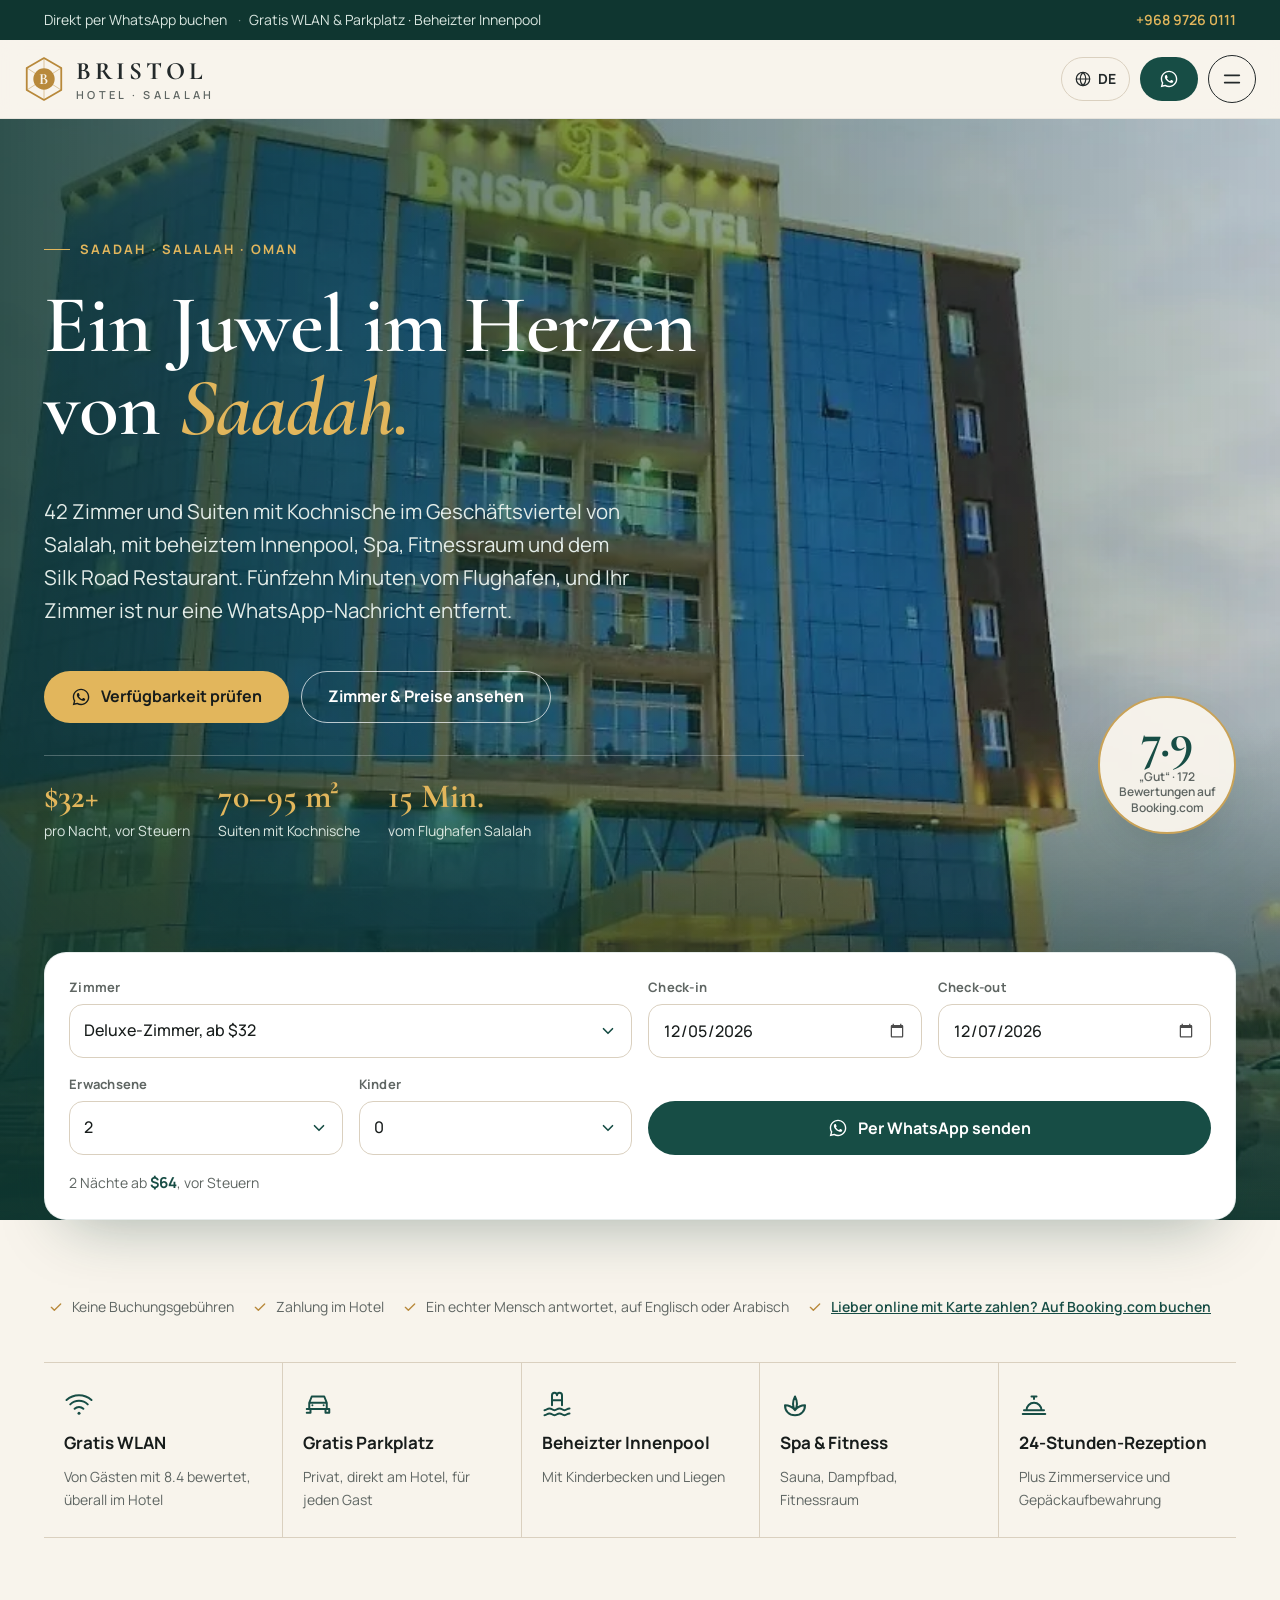
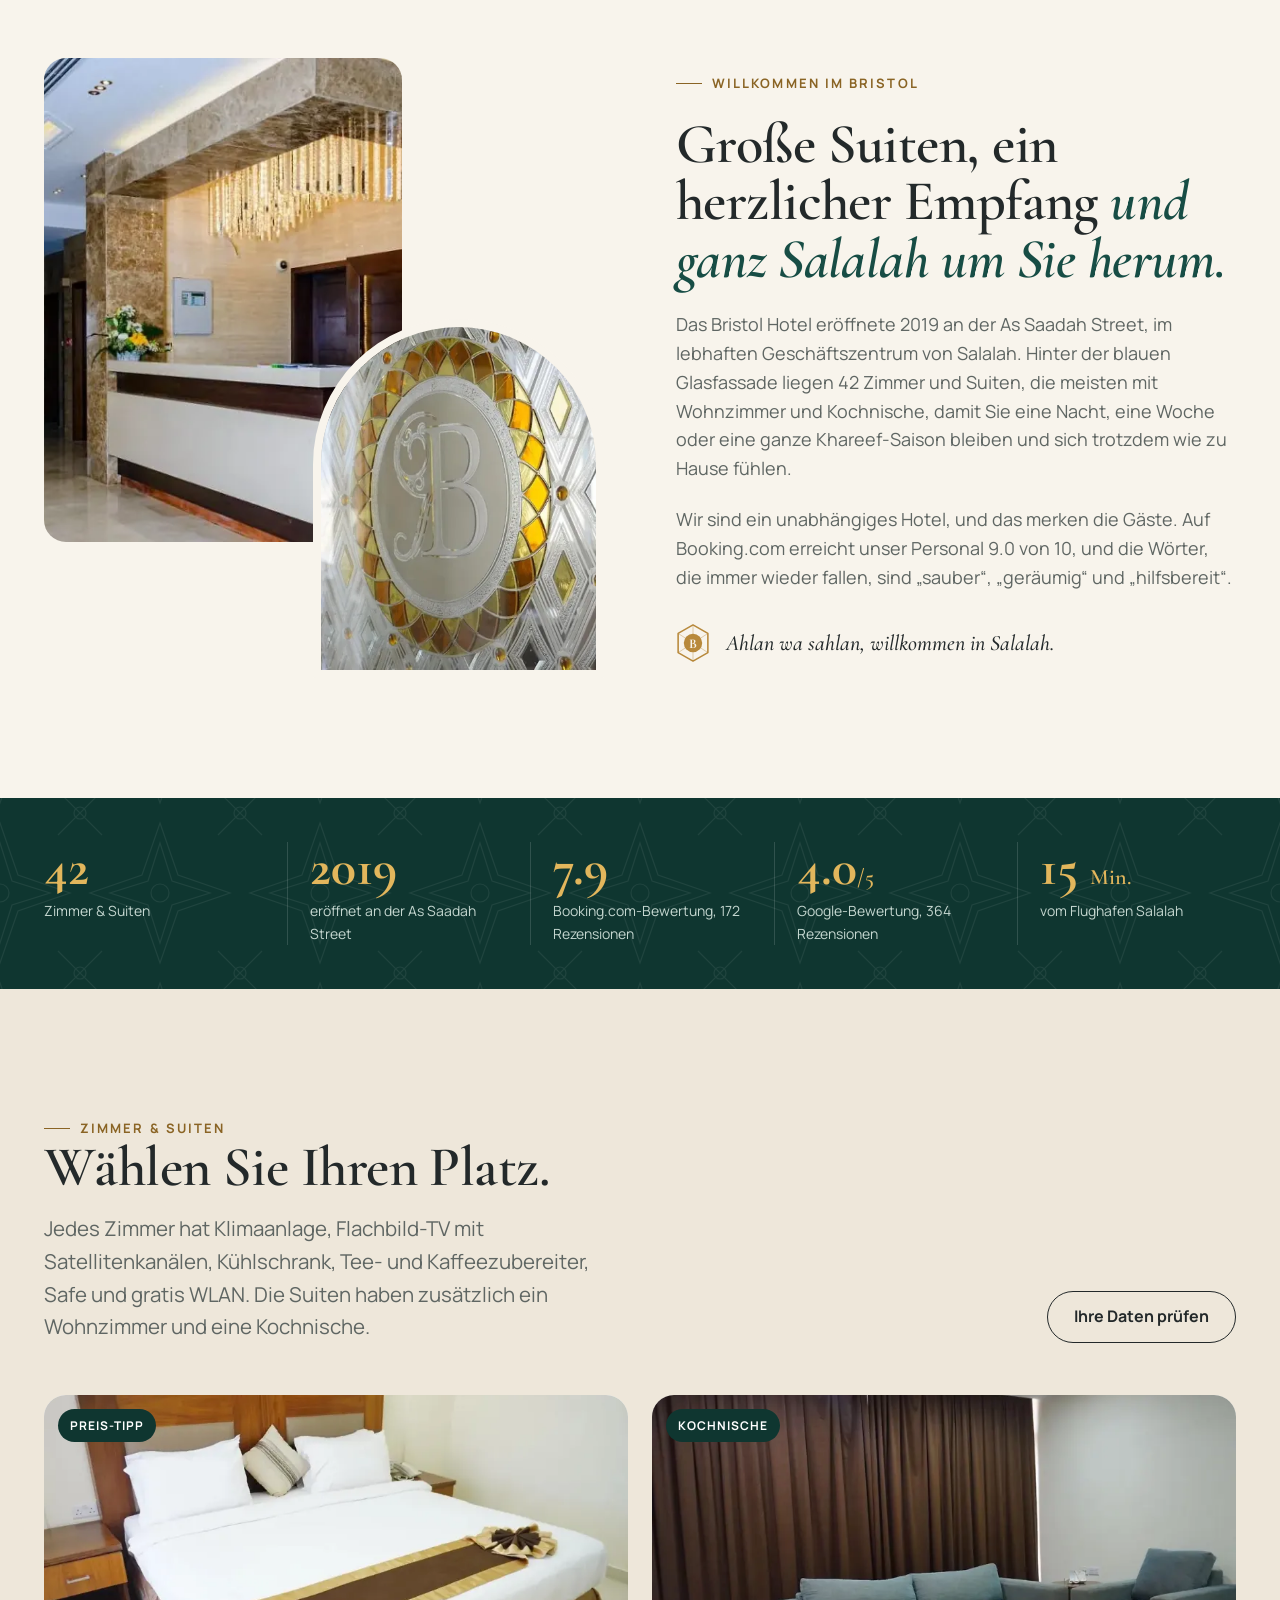
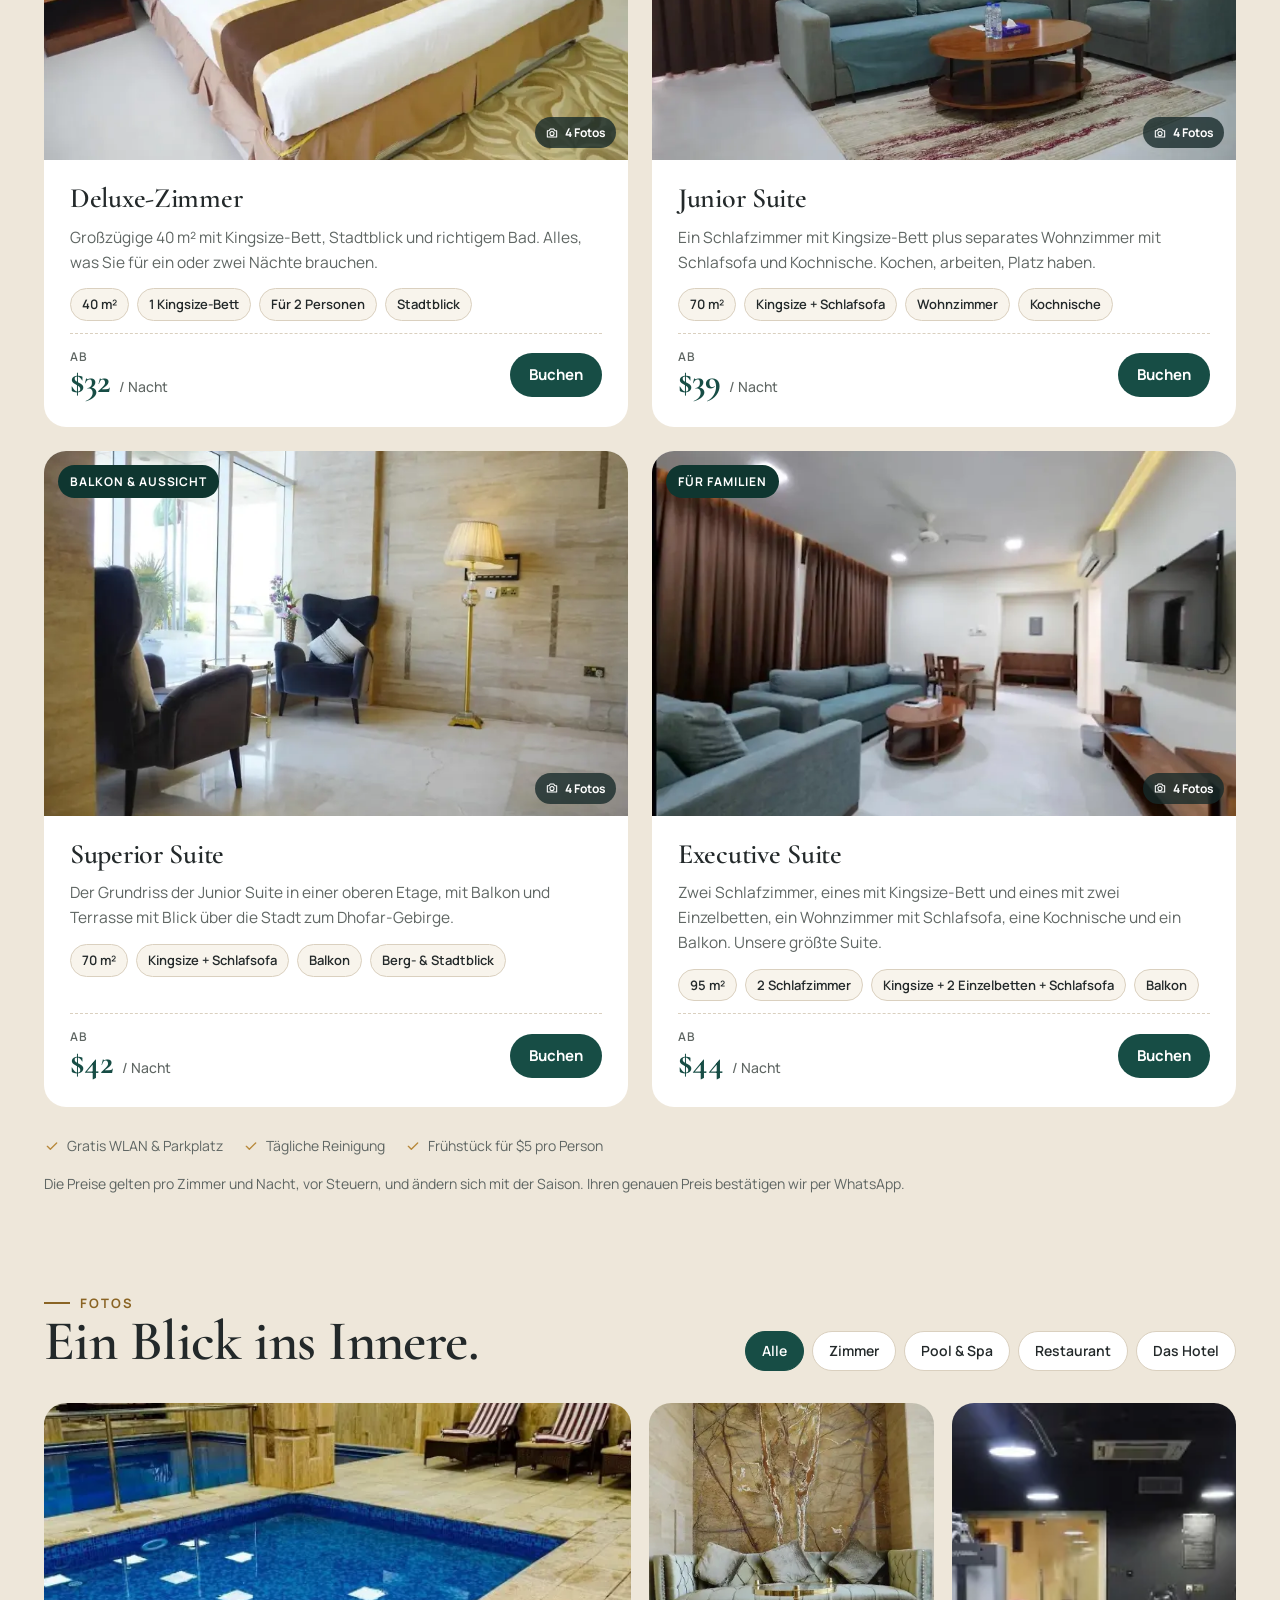
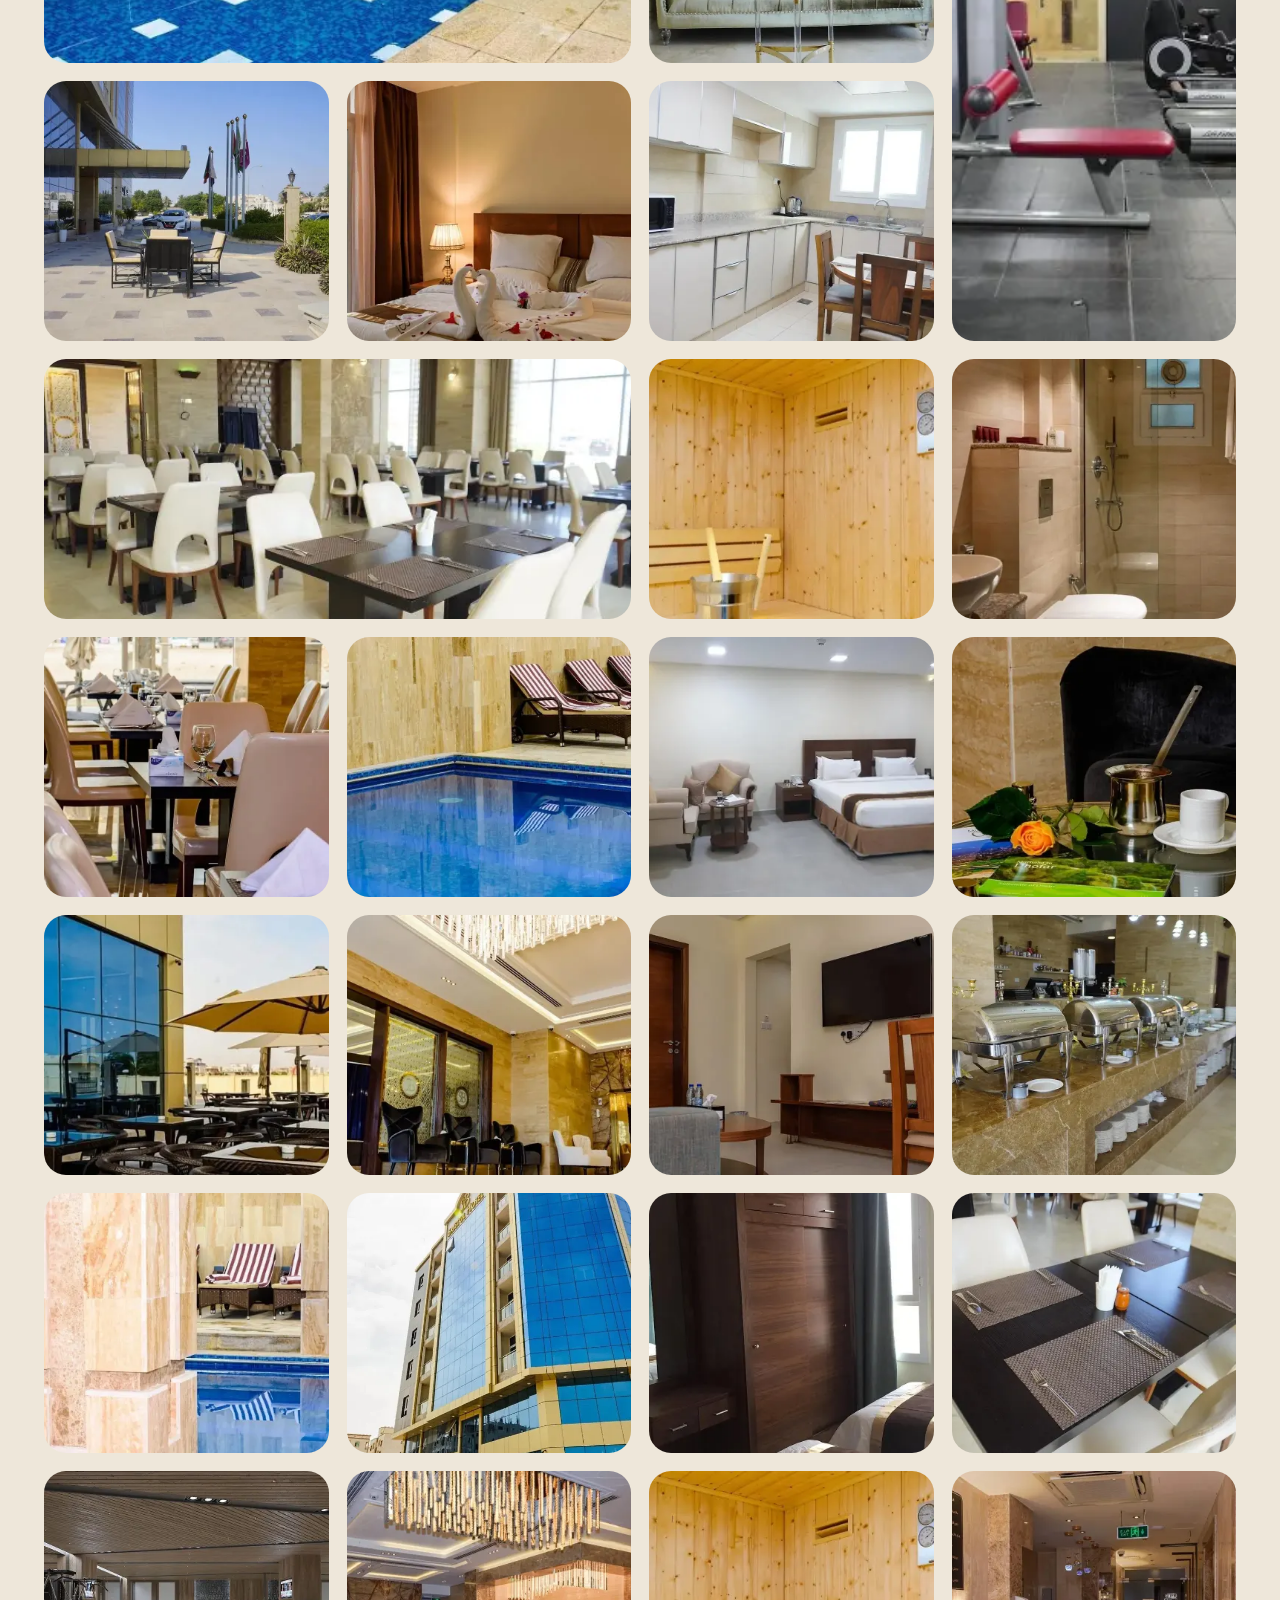
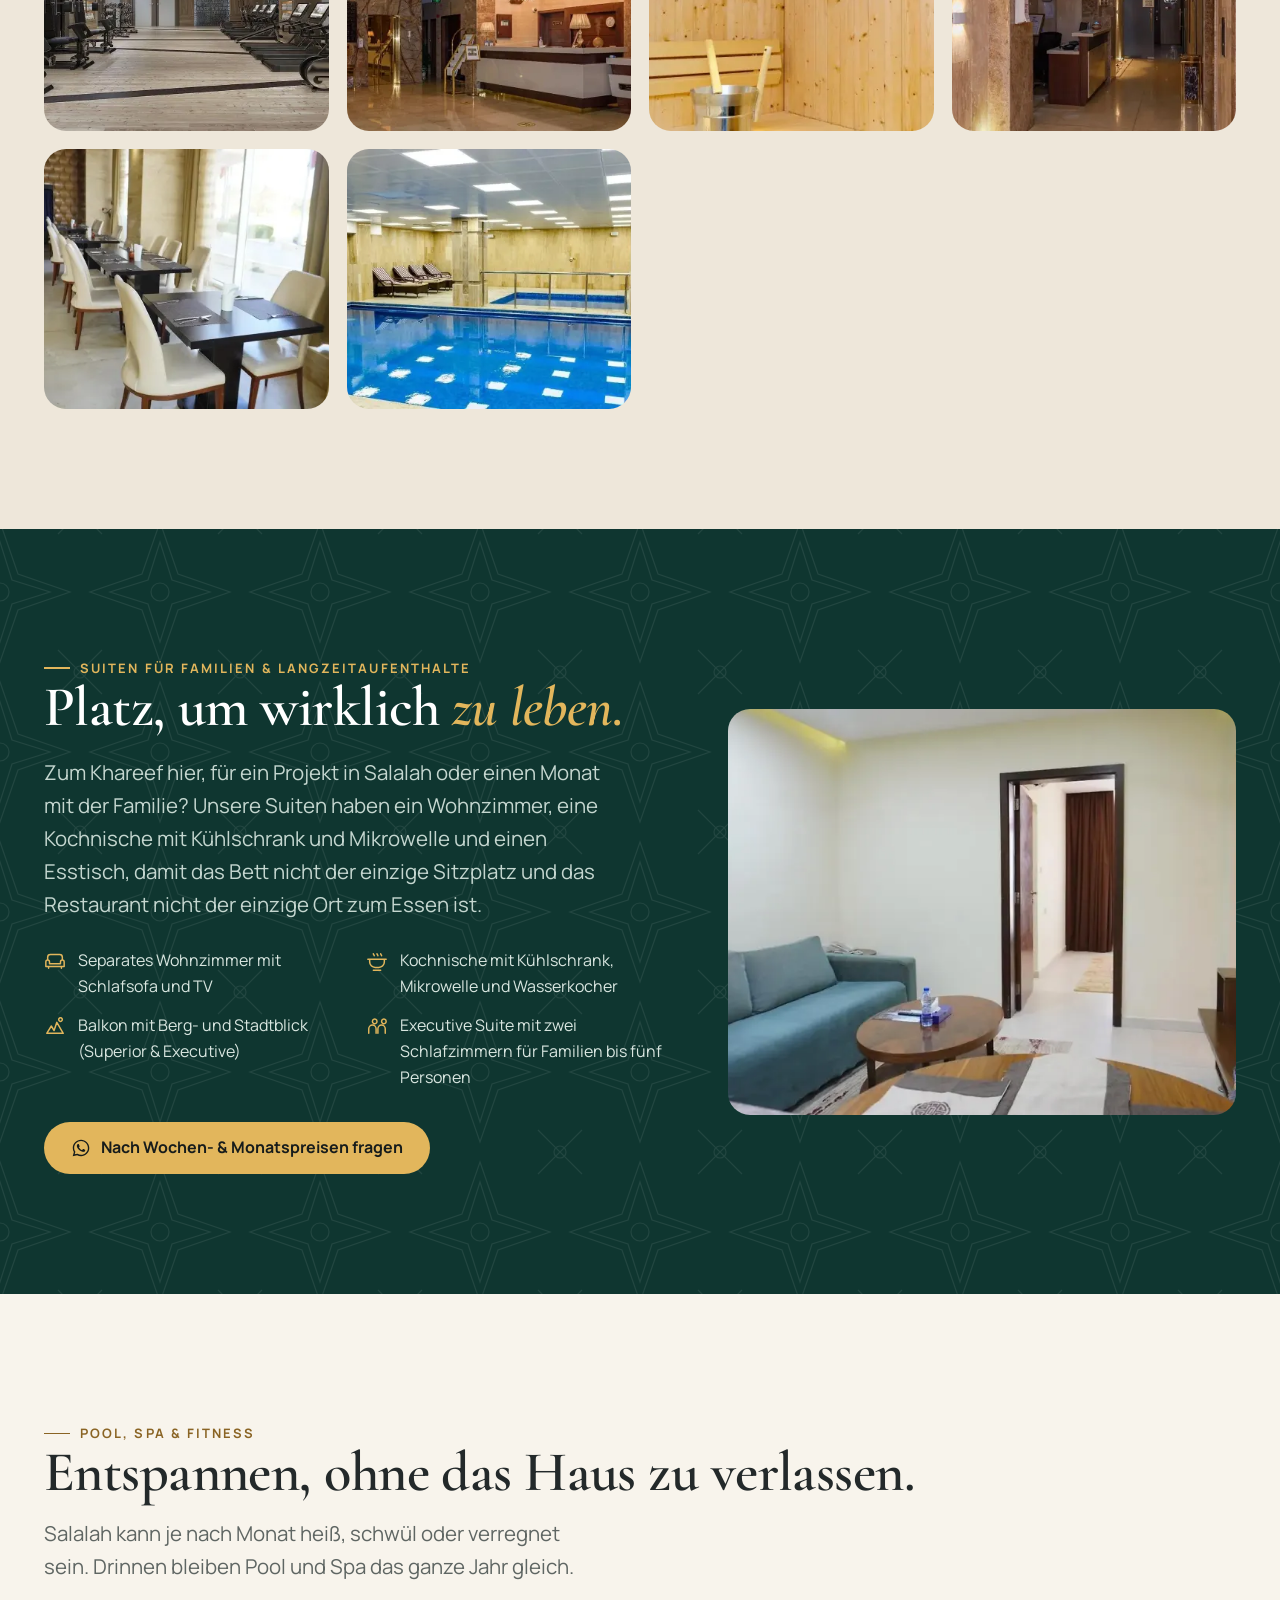
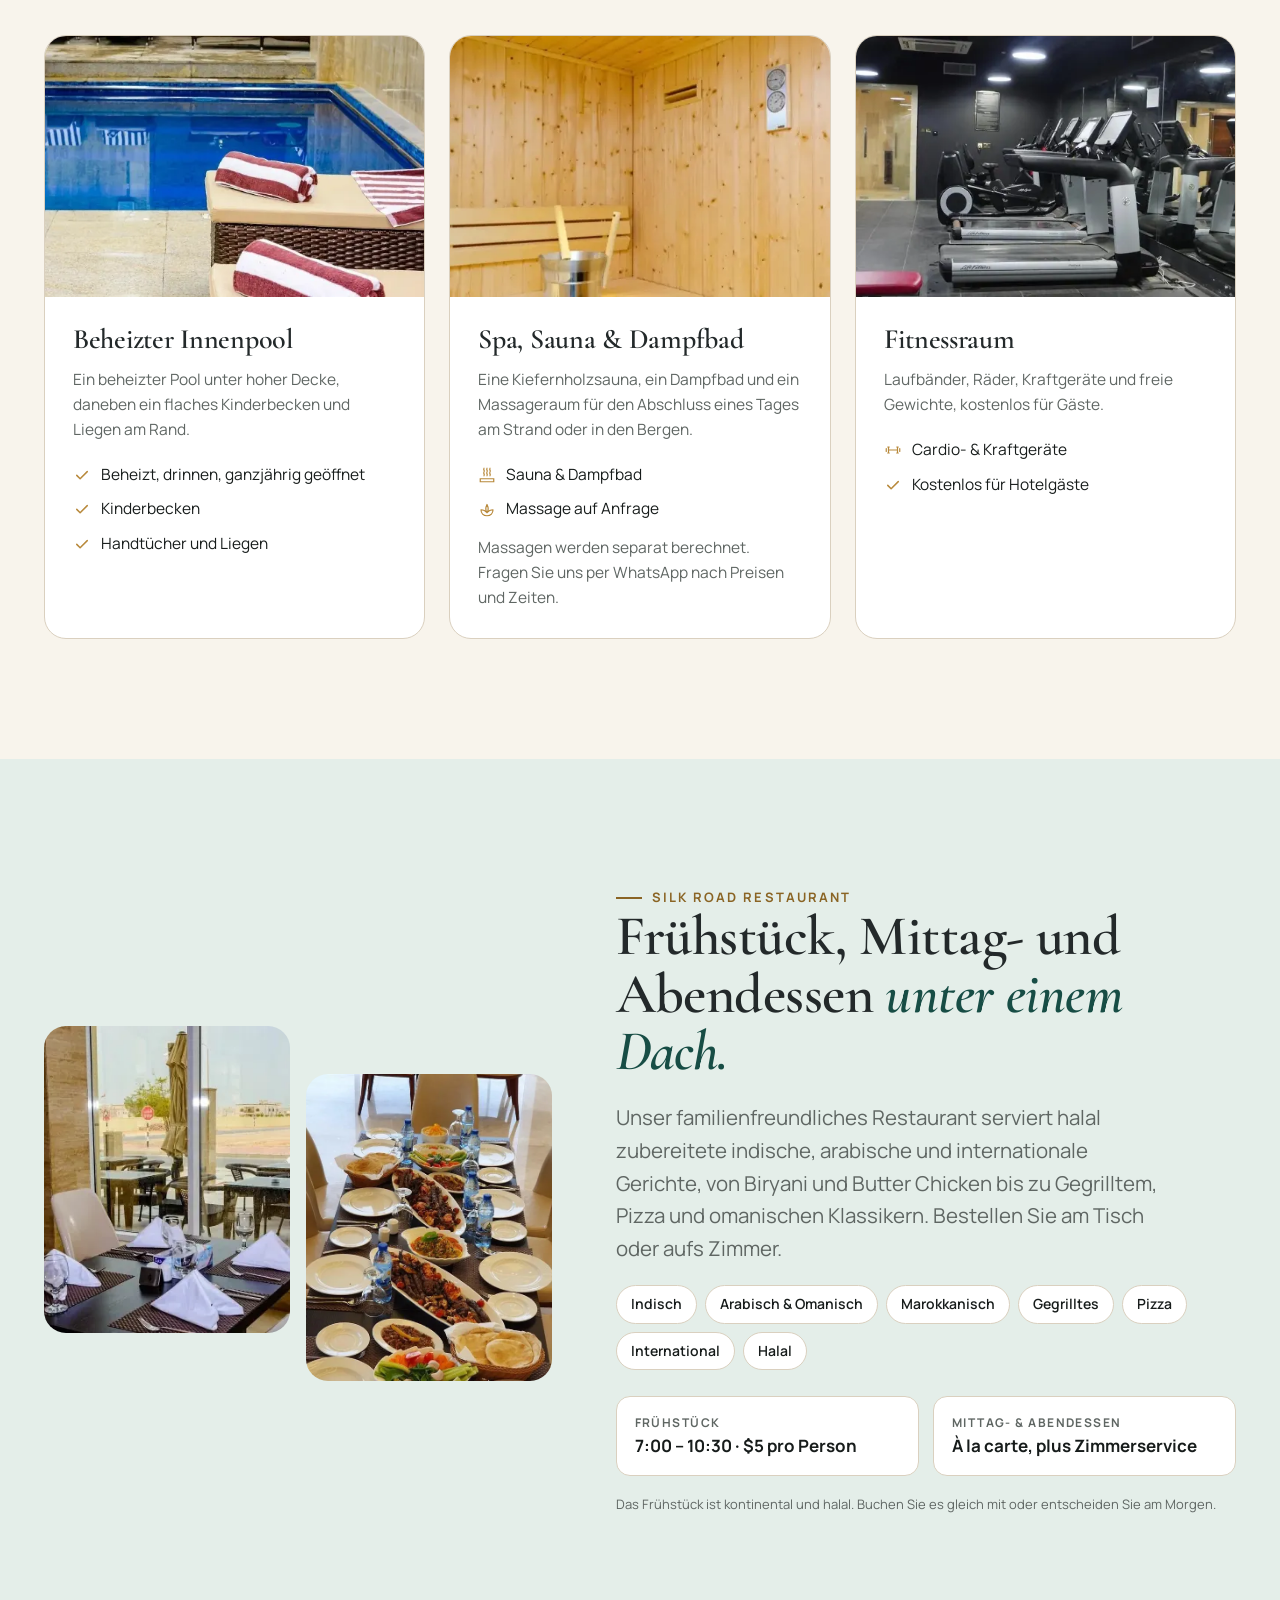
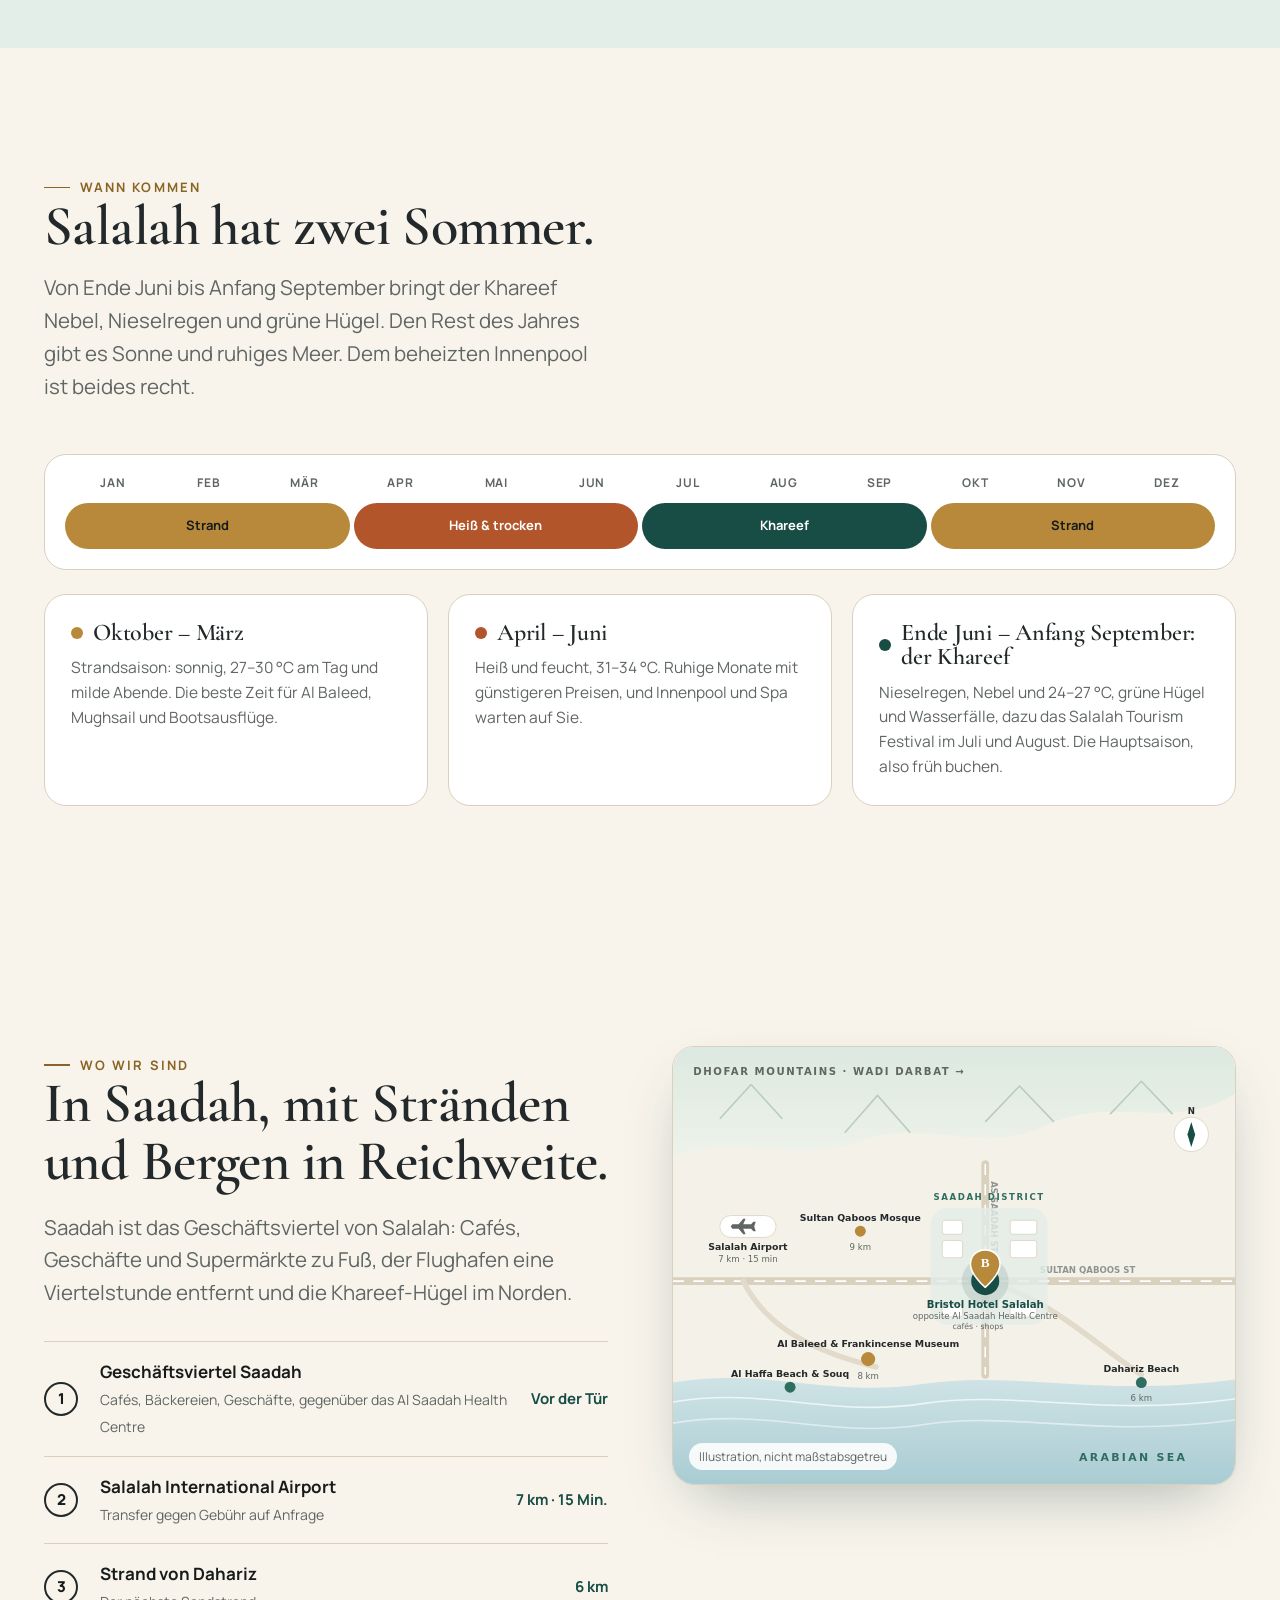
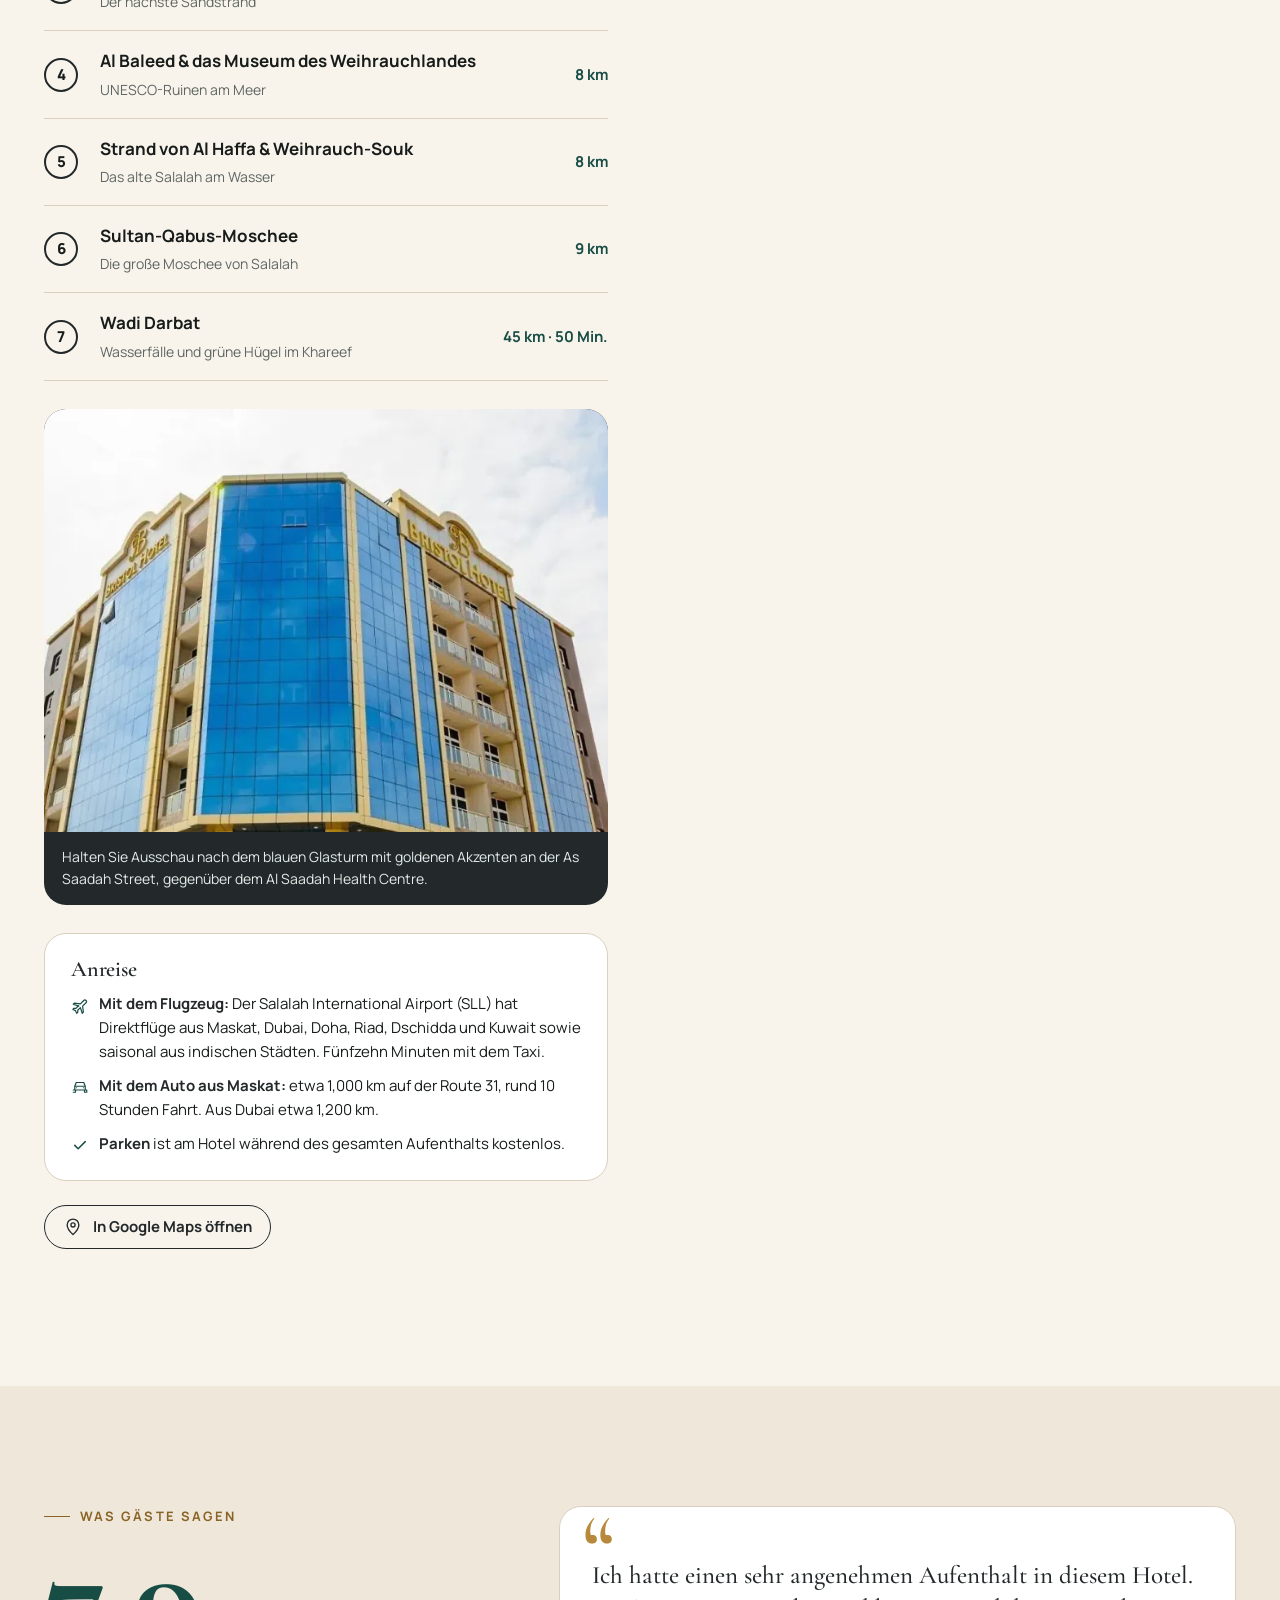
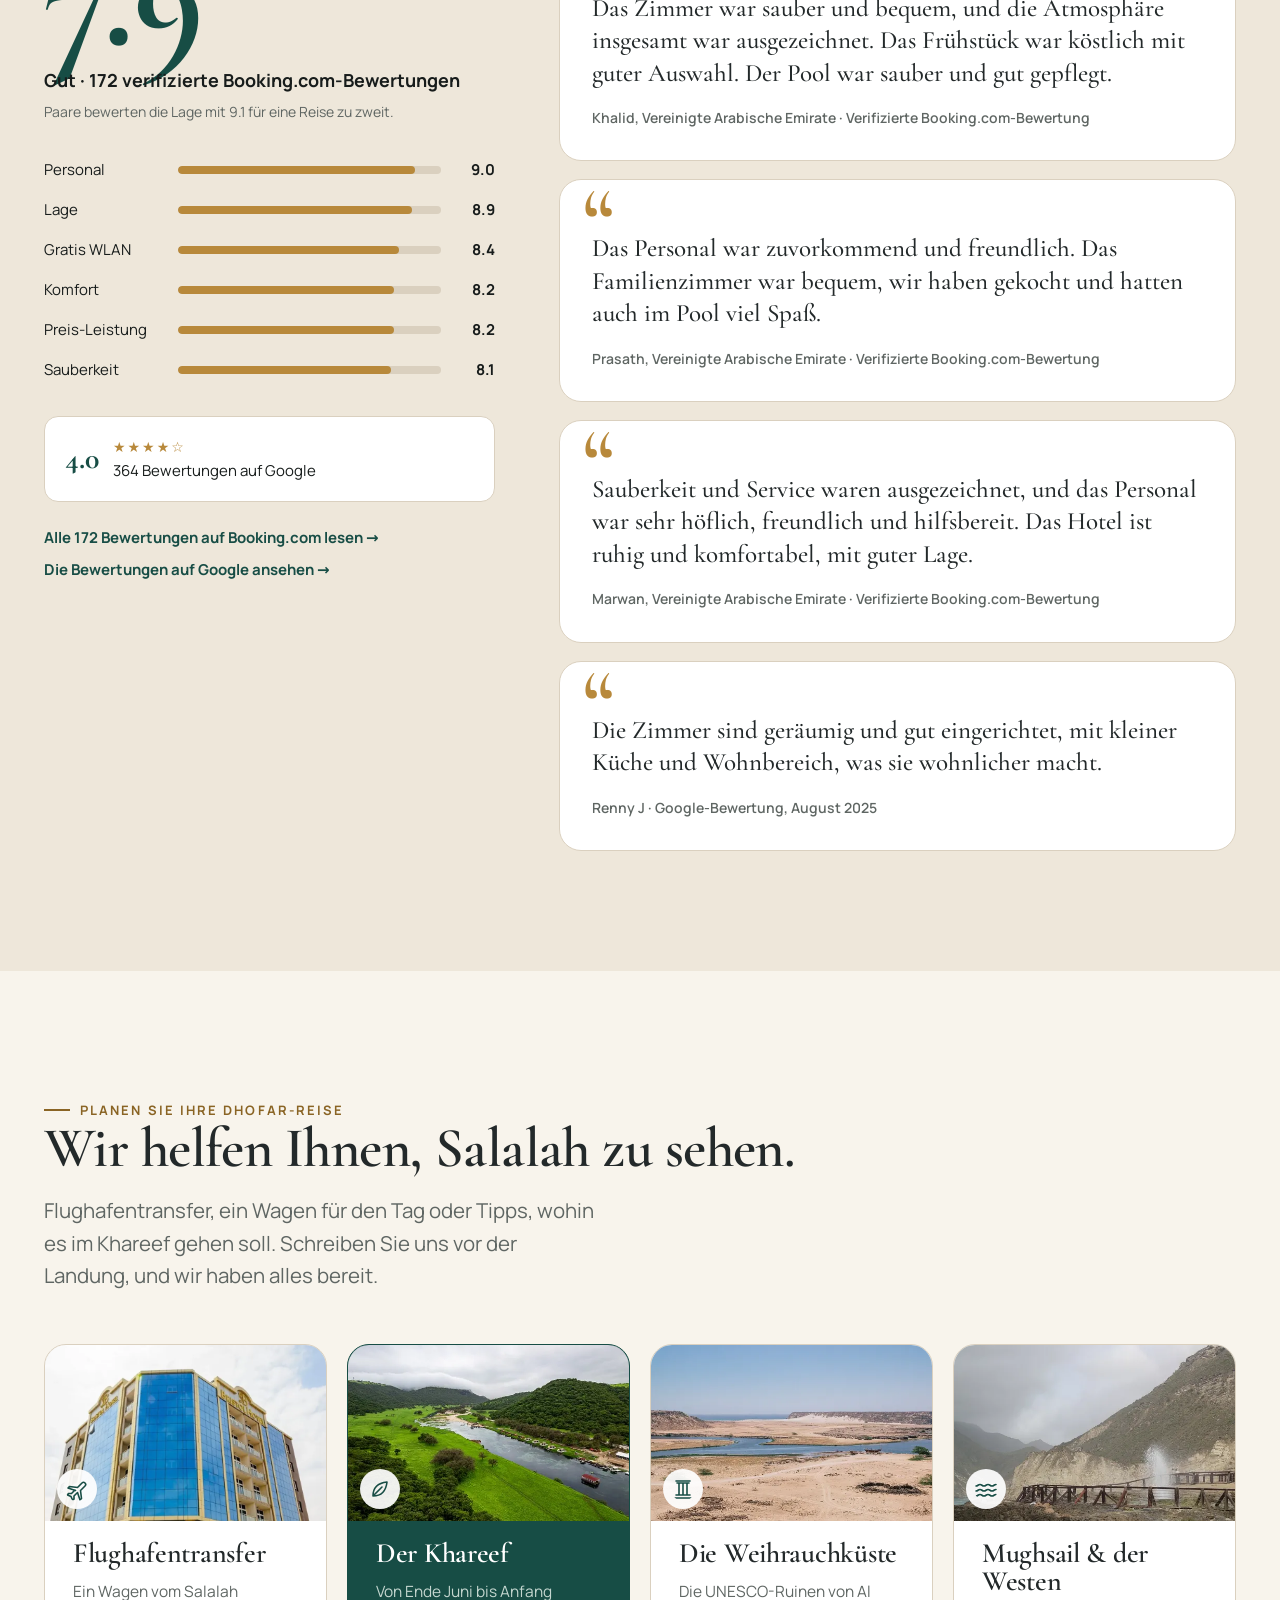
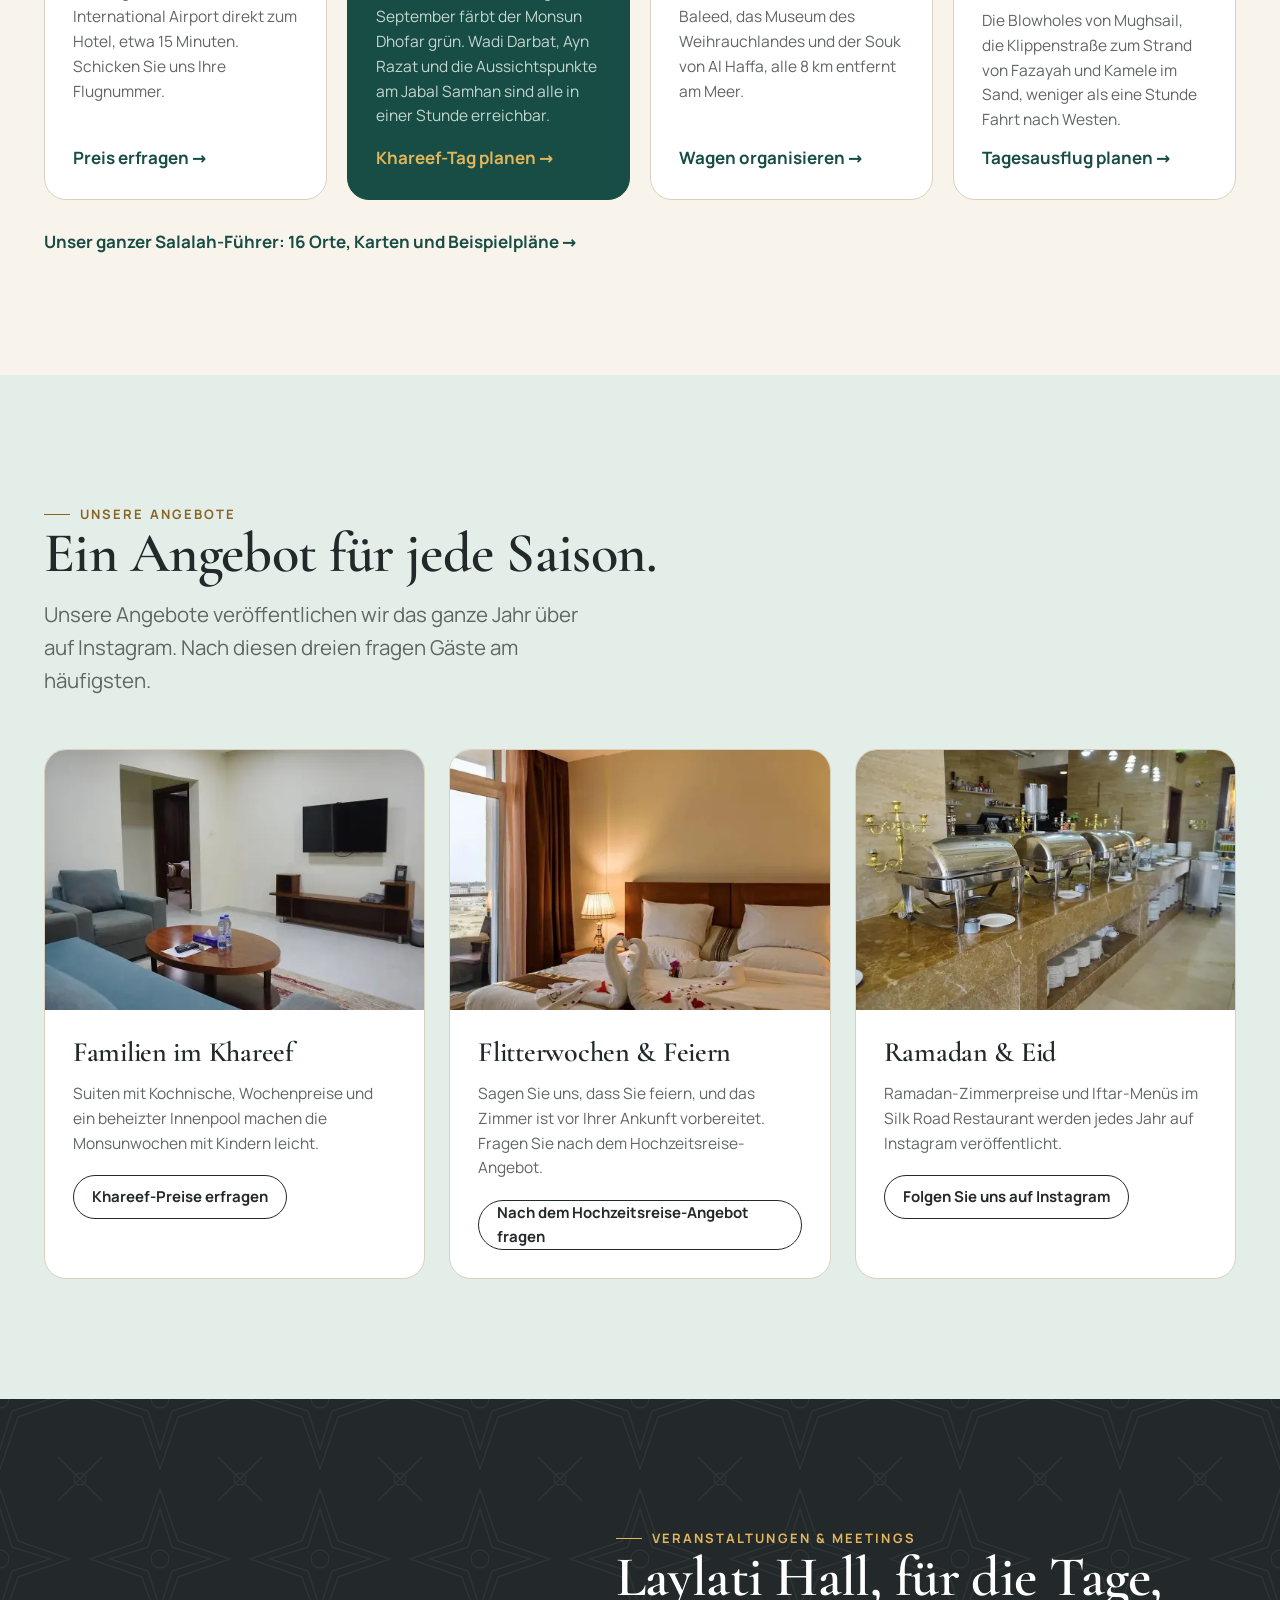
<file: de/index.html>
<!DOCTYPE html>
<html lang="de" dir="ltr">
<head>
<meta charset="utf-8">
<meta name="viewport" content="width=device-width, initial-scale=1">
<title>Bristol Hotel Salalah | Zimmer &amp; Suiten in Saadah, Salalah, Oman</title>
<meta name="description" content="Das Bristol Hotel Salalah ist ein 3-Sterne-Hotel im Geschäftsviertel Saadah von Salalah, Oman: 42 Zimmer und Suiten mit Kochnische, ein beheizter Innenpool, Spa, Fitnessraum und das Silk Road Restaurant, 15 Minuten vom Flughafen Salalah. Direkt per WhatsApp buchen.">
<link rel="alternate" hreflang="en" href="https://www.bristolhotelsalalah.com/">
<link rel="alternate" hreflang="ar" href="https://www.bristolhotelsalalah.com/ar/">
<link rel="alternate" hreflang="hi" href="https://www.bristolhotelsalalah.com/hi/">
<link rel="alternate" hreflang="de" href="https://www.bristolhotelsalalah.com/de/">
<link rel="alternate" hreflang="ru" href="https://www.bristolhotelsalalah.com/ru/">
<link rel="alternate" hreflang="fr" href="https://www.bristolhotelsalalah.com/fr/">
<link rel="alternate" hreflang="it" href="https://www.bristolhotelsalalah.com/it/">
<link rel="alternate" hreflang="pl" href="https://www.bristolhotelsalalah.com/pl/">
<link rel="alternate" hreflang="zh-Hans" href="https://www.bristolhotelsalalah.com/zh/">
<link rel="alternate" hreflang="x-default" href="https://www.bristolhotelsalalah.com/">
<link rel="canonical" href="https://www.bristolhotelsalalah.com/de/">
<meta name="theme-color" content="#0F3630">
<link rel="icon" href="../favicon.ico" sizes="32x32">
<link rel="icon" href="../assets/img/favicon.svg" type="image/svg+xml">
<link rel="apple-touch-icon" href="../assets/img/apple-touch-icon.png">
<meta property="og:type" content="website">
<meta property="og:title" content="Bristol Hotel Salalah">
<meta property="og:description" content="Zimmer und Suiten mit Kochnische in Saadah, Salalah. Beheizter Innenpool, Spa, Fitnessraum und Restaurant. Gratis WLAN und Parkplatz. Direkt per WhatsApp buchen.">
<meta property="og:image" content="https://www.bristolhotelsalalah.com/assets/img/og-image.jpg">
<meta property="og:url" content="https://www.bristolhotelsalalah.com/de/">
<meta name="twitter:card" content="summary_large_image">
<link rel="preload" href="../assets/fonts/manrope-latin-400-normal.woff2" as="font" type="font/woff2" crossorigin>
<link rel="preload" href="../assets/fonts/cormorant-garamond-latin-600-normal.woff2" as="font" type="font/woff2" crossorigin>
<link rel="stylesheet" href="../assets/css/fonts.css?v=ed025330">
<link rel="stylesheet" href="../assets/css/style.css?v=004c1067">
<script type="application/ld+json">{
  "@context": "https://schema.org",
  "@type": "Hotel",
  "name": "Bristol Hotel Salalah",
  "alternateName": "فندق بريستول صلالة",
  "description": "Das Bristol Hotel Salalah ist ein 3-Sterne-Hotel im Geschäftsviertel Saadah von Salalah, Oman: 42 Zimmer und Suiten mit Kochnische, ein beheizter Innenpool, Spa, Fitnessraum und das Silk Road Restaurant, 15 Minuten vom Flughafen Salalah. Direkt per WhatsApp buchen.",
  "url": "https://www.bristolhotelsalalah.com/",
  "telephone": "+96823321666",
  "sameAs": [
    "https://www.instagram.com/bristol_hotel_salalah/"
  ],
  "image": "https://www.bristolhotelsalalah.com/assets/img/og-image.jpg",
  "starRating": {
    "@type": "Rating",
    "ratingValue": "3"
  },
  "priceRange": "$32–$65",
  "checkinTime": "14:00",
  "checkoutTime": "12:00",
  "petsAllowed": false,
  "numberOfRooms": 42,
  "availableLanguage": [
    "English",
    "Arabic"
  ],
  "address": {
    "@type": "PostalAddress",
    "streetAddress": "As Saadah Street, opposite Al Saadah Health Centre, South Saadah",
    "addressLocality": "Salalah",
    "postalCode": "211",
    "addressCountry": "OM"
  },
  "geo": {
    "@type": "GeoCoordinates",
    "latitude": 17.0526615,
    "longitude": 54.1570177
  },
  "amenityFeature": [
    {
      "@type": "LocationFeatureSpecification",
      "name": "Gratis WLAN",
      "value": true
    },
    {
      "@type": "LocationFeatureSpecification",
      "name": "Gratis Parkplatz",
      "value": true
    },
    {
      "@type": "LocationFeatureSpecification",
      "name": "Beheizter Innenpool",
      "value": true
    },
    {
      "@type": "LocationFeatureSpecification",
      "name": "Spa, Sauna & Dampfbad",
      "value": true
    },
    {
      "@type": "LocationFeatureSpecification",
      "name": "Fitnessraum",
      "value": true
    },
    {
      "@type": "LocationFeatureSpecification",
      "name": "Silk Road Restaurant",
      "value": true
    },
    {
      "@type": "LocationFeatureSpecification",
      "name": "24-Stunden-Rezeption",
      "value": true
    },
    {
      "@type": "LocationFeatureSpecification",
      "name": "Flughafentransfer",
      "value": true
    }
  ],
  "hasMap": "https://www.google.com/maps/search/?api=1&query=Bristol+Hotel+Salalah+As+Saadah+Street+Salalah",
  "containsPlace": [
    {
      "@type": "HotelRoom",
      "name": "Deluxe-Zimmer",
      "description": "Großzügige 40 m² mit Kingsize-Bett, Stadtblick und richtigem Bad. Alles, was Sie für ein oder zwei Nächte brauchen.",
      "floorSize": {
        "@type": "QuantitativeValue",
        "value": 40,
        "unitCode": "MTK"
      },
      "occupancy": {
        "@type": "QuantitativeValue",
        "maxValue": 2
      },
      "bed": {
        "@type": "BedDetails",
        "typeOfBed": "King"
      },
      "offers": {
        "@type": "Offer",
        "price": "32",
        "priceCurrency": "USD",
        "availability": "https://schema.org/InStock"
      }
    },
    {
      "@type": "HotelRoom",
      "name": "Junior Suite",
      "description": "Ein Schlafzimmer mit Kingsize-Bett plus separates Wohnzimmer mit Schlafsofa und Kochnische. Kochen, arbeiten, Platz haben.",
      "floorSize": {
        "@type": "QuantitativeValue",
        "value": 70,
        "unitCode": "MTK"
      },
      "occupancy": {
        "@type": "QuantitativeValue",
        "maxValue": 3
      },
      "bed": {
        "@type": "BedDetails",
        "typeOfBed": "King + sofa bed"
      },
      "offers": {
        "@type": "Offer",
        "price": "39",
        "priceCurrency": "USD",
        "availability": "https://schema.org/InStock"
      }
    },
    {
      "@type": "HotelRoom",
      "name": "Superior Suite",
      "description": "Der Grundriss der Junior Suite in einer oberen Etage, mit Balkon und Terrasse mit Blick über die Stadt zum Dhofar-Gebirge.",
      "floorSize": {
        "@type": "QuantitativeValue",
        "value": 70,
        "unitCode": "MTK"
      },
      "occupancy": {
        "@type": "QuantitativeValue",
        "maxValue": 3
      },
      "bed": {
        "@type": "BedDetails",
        "typeOfBed": "King + sofa bed"
      },
      "offers": {
        "@type": "Offer",
        "price": "42",
        "priceCurrency": "USD",
        "availability": "https://schema.org/InStock"
      }
    },
    {
      "@type": "HotelRoom",
      "name": "Executive Suite",
      "description": "Zwei Schlafzimmer, eines mit Kingsize-Bett und eines mit zwei Einzelbetten, ein Wohnzimmer mit Schlafsofa, eine Kochnische und ein Balkon. Unsere größte Suite.",
      "floorSize": {
        "@type": "QuantitativeValue",
        "value": 95,
        "unitCode": "MTK"
      },
      "occupancy": {
        "@type": "QuantitativeValue",
        "maxValue": 5
      },
      "bed": {
        "@type": "BedDetails",
        "typeOfBed": "King + 2 singles + sofa bed"
      },
      "offers": {
        "@type": "Offer",
        "price": "44",
        "priceCurrency": "USD",
        "availability": "https://schema.org/InStock"
      }
    }
  ]
}</script>
</head>
<body>
<a class="skip" href="#main">Zum Inhalt springen</a>

<svg width="0" height="0" class="icons" aria-hidden="true">
  <symbol id="i-mark" viewBox="0 0 48 56"><path fill="none" stroke="currentColor" stroke-width="2.2" stroke-linejoin="round" d="M24 2.5 L45 14.5 L45 41.5 L24 53.5 L3 41.5 L3 14.5 Z"/><path fill="none" stroke="currentColor" stroke-width="1" opacity=".55" d="M24 2.5 L24 53.5 M3 14.5 L45 41.5 M45 14.5 L3 41.5"/><circle cx="24" cy="28" r="13" fill="currentColor"/><text x="24" y="34.5" text-anchor="middle" font-family="Cormorant Garamond, Georgia, serif" font-size="19" font-weight="700" fill="#F8F4EC">B</text></symbol>
  <symbol id="i-camera" viewBox="0 0 24 24"><path fill="none" stroke="currentColor" stroke-width="1.8" stroke-linecap="round" stroke-linejoin="round" d="M4 8h3l2-3h6l2 3h3v11H4z"/><circle cx="12" cy="13" r="3.5" fill="none" stroke="currentColor" stroke-width="1.8"/></symbol>
  <symbol id="i-chev" viewBox="0 0 24 24"><path fill="none" stroke="currentColor" stroke-width="2.2" stroke-linecap="round" stroke-linejoin="round" d="M9 5l7 7-7 7"/></symbol>
  <symbol id="i-x" viewBox="0 0 24 24"><path fill="none" stroke="currentColor" stroke-width="2.2" stroke-linecap="round" d="M6 6l12 12M18 6L6 18"/></symbol>
  <symbol id="i-wa" viewBox="0 0 24 24"><path fill="currentColor" d="M12.04 2C6.58 2 2.13 6.45 2.13 11.91c0 1.75.46 3.45 1.32 4.95L2.05 22l5.25-1.38a9.86 9.86 0 0 0 4.74 1.21c5.46 0 9.91-4.45 9.91-9.91C21.95 6.45 17.5 2 12.04 2zm0 18.15a8.2 8.2 0 0 1-4.19-1.15l-.3-.18-3.12.82.83-3.04-.2-.31a8.23 8.23 0 0 1-1.26-4.38c0-4.54 3.7-8.24 8.24-8.24 4.54 0 8.24 3.7 8.24 8.24 0 4.54-3.7 8.24-8.24 8.24zm4.52-6.16c-.25-.12-1.47-.72-1.69-.81-.23-.08-.39-.12-.56.12-.17.25-.64.81-.78.97-.14.17-.29.19-.54.06-.25-.12-1.05-.39-1.99-1.23-.74-.66-1.23-1.47-1.38-1.72-.14-.25-.02-.38.11-.51.11-.11.25-.29.37-.43.12-.14.17-.25.25-.41.08-.17.04-.31-.02-.43-.06-.12-.56-1.34-.76-1.84-.2-.48-.41-.42-.56-.43h-.48c-.17 0-.43.06-.66.31-.23.25-.86.85-.86 2.07 0 1.22.89 2.4 1.01 2.56.12.17 1.75 2.67 4.23 3.74.59.26 1.05.41 1.41.52.59.19 1.13.16 1.56.1.48-.07 1.47-.6 1.67-1.18.21-.58.21-1.07.14-1.18-.06-.1-.22-.16-.47-.28z"/></symbol>
  <symbol id="i-cup" viewBox="0 0 24 24"><path fill="none" stroke="currentColor" stroke-width="1.6" stroke-linecap="round" stroke-linejoin="round" d="M4 9h12v5a5 5 0 0 1-5 5H9a5 5 0 0 1-5-5V9zm12 1h1.5a2.5 2.5 0 0 1 0 5H16M8 3c0 1.2 1 1.2 1 2.4M12 3c0 1.2 1 1.2 1 2.4M3 22h16"/></symbol>
  <symbol id="i-wifi" viewBox="0 0 24 24"><path fill="none" stroke="currentColor" stroke-width="1.6" stroke-linecap="round" d="M2 8.8a15 15 0 0 1 20 0M5 12.3a10 10 0 0 1 14 0M8.5 15.8a5 5 0 0 1 7 0"/><circle cx="12" cy="19.3" r="1.2" fill="currentColor"/></symbol>
  <symbol id="i-car" viewBox="0 0 24 24"><path fill="none" stroke="currentColor" stroke-width="1.6" stroke-linecap="round" stroke-linejoin="round" d="M5 16V11l2-5h10l2 5v5M3 16h18v3h-3v-3M6 16v3H3M7.5 13h.01M16.5 13h.01M5 11h14"/></symbol>
  <symbol id="i-bell" viewBox="0 0 24 24"><path fill="none" stroke="currentColor" stroke-width="1.6" stroke-linecap="round" stroke-linejoin="round" d="M4 17h16M6 17a6 6 0 0 1 12 0M12 8V6M10 6h4M3 20h18"/></symbol>
  <symbol id="i-spa" viewBox="0 0 24 24"><path fill="none" stroke="currentColor" stroke-width="1.6" stroke-linecap="round" stroke-linejoin="round" d="M12 21c-5 0-8-3.5-8-8 3.5 0 6 1.5 8 4 2-2.5 4.5-4 8-4 0 4.5-3 8-8 8zM12 17c-2-3-2-7 0-11 2 4 2 8 0 11z"/></symbol>
  <symbol id="i-check" viewBox="0 0 24 24"><path fill="none" stroke="currentColor" stroke-width="2" stroke-linecap="round" stroke-linejoin="round" d="M5 12.5l4.5 4.5L19 7.5"/></symbol>
  <symbol id="i-plane" viewBox="0 0 24 24"><path fill="none" stroke="currentColor" stroke-width="1.6" stroke-linecap="round" stroke-linejoin="round" d="M10.5 13.5L3 11l1.5-1.5 8 1L17 6a2 2 0 0 1 3 3l-4.5 4.5 1 8L15 23l-2.5-7.5L9 19v3l-1.5 1L6 19.5 2.5 18l1-1.5h3l3.5-3.5"/></symbol>
  <symbol id="i-pin" viewBox="0 0 24 24"><path fill="none" stroke="currentColor" stroke-width="1.6" stroke-linecap="round" stroke-linejoin="round" d="M12 21s-7-6.2-7-11.5a7 7 0 0 1 14 0C19 14.8 12 21 12 21z"/><circle cx="12" cy="9.5" r="2.5" fill="none" stroke="currentColor" stroke-width="1.6"/></symbol>
  <symbol id="i-menu" viewBox="0 0 24 24"><path fill="none" stroke="currentColor" stroke-width="1.8" stroke-linecap="round" d="M4 8h16M4 16h16"/></symbol>
  <symbol id="i-family" viewBox="0 0 24 24"><path fill="none" stroke="currentColor" stroke-width="1.6" stroke-linecap="round" stroke-linejoin="round" d="M7 7a2.5 2.5 0 1 0 0-.01M17 7a2.5 2.5 0 1 0 0-.01M3 20v-5a4 4 0 0 1 8 0v5M13 20v-5a4 4 0 0 1 8 0v5"/></symbol>
  <symbol id="i-sofa" viewBox="0 0 24 24"><path fill="none" stroke="currentColor" stroke-width="1.6" stroke-linecap="round" stroke-linejoin="round" d="M4 11V8a3 3 0 0 1 3-3h10a3 3 0 0 1 3 3v3M2 13a2 2 0 0 1 4 0v2h12v-2a2 2 0 0 1 4 0v5H2v-5zM5 18v2M19 18v2"/></symbol>
  <symbol id="i-kitchen" viewBox="0 0 24 24"><path fill="none" stroke="currentColor" stroke-width="1.6" stroke-linecap="round" stroke-linejoin="round" d="M4 10h16v3a6 6 0 0 1-6 6h-4a6 6 0 0 1-6-6v-3zM2 10h20M8 4c0 1.2 1 1.2 1 2.4M12 4c0 1.2 1 1.2 1 2.4M16 4c0 1.2 1 1.2 1 2.4M8 22h8"/></symbol>
  <symbol id="i-balcony" viewBox="0 0 24 24"><path fill="none" stroke="currentColor" stroke-width="1.6" stroke-linecap="round" stroke-linejoin="round" d="M3 20l5-8 3 5 3-9 7 12H3zM16 5a2 2 0 1 0 0-.01"/></symbol>
  <symbol id="i-steam" viewBox="0 0 24 24"><path fill="none" stroke="currentColor" stroke-width="1.6" stroke-linecap="round" d="M8 3c-1.5 2 1.5 3 0 5s1.5 3 0 5M12 3c-1.5 2 1.5 3 0 5s1.5 3 0 5M16 3c-1.5 2 1.5 3 0 5s1.5 3 0 5M3 17h18v4H3z"/></symbol>
  <symbol id="i-pool" viewBox="0 0 24 24"><path fill="none" stroke="currentColor" stroke-width="1.6" stroke-linecap="round" d="M2 17c2 0 2-1.5 4-1.5S8 17 10 17s2-1.5 4-1.5S16 17 18 17s2-1.5 4-1.5M2 21c2 0 2-1.5 4-1.5S8 21 10 21s2-1.5 4-1.5S16 21 18 21s2-1.5 4-1.5M8 13V5a2 2 0 0 1 4 0M16 13V5a2 2 0 0 0-4 0M8 9h8"/></symbol>
  <symbol id="i-gym" viewBox="0 0 24 24"><path fill="none" stroke="currentColor" stroke-width="1.6" stroke-linecap="round" stroke-linejoin="round" d="M6 8v8M3 10v4M18 8v8M21 10v4M6 12h12M3 12h0M21 12h0M5 8h2M17 8h2M5 16h2M17 16h2"/></symbol>
  <symbol id="i-leaf" viewBox="0 0 24 24"><path fill="none" stroke="currentColor" stroke-width="1.6" stroke-linecap="round" stroke-linejoin="round" d="M5 19c0-8 5-13 14-14-1 9-6 14-14 14zM5 19l9-9"/></symbol>
  <symbol id="i-column" viewBox="0 0 24 24"><path fill="none" stroke="currentColor" stroke-width="1.6" stroke-linecap="round" stroke-linejoin="round" d="M4 21h16M5 18h14M6 6h12M5 4h14M8 6v12M12 6v12M16 6v12"/></symbol>
  <symbol id="i-wave" viewBox="0 0 24 24"><path fill="none" stroke="currentColor" stroke-width="1.6" stroke-linecap="round" d="M2 9c2 0 2-1.5 4-1.5S8 9 10 9s2-1.5 4-1.5S16 9 18 9s2-1.5 4-1.5M2 14c2 0 2-1.5 4-1.5S8 14 10 14s2-1.5 4-1.5S16 14 18 14s2-1.5 4-1.5M2 19c2 0 2-1.5 4-1.5S8 19 10 19s2-1.5 4-1.5S16 19 18 19s2-1.5 4-1.5"/></symbol>
  <symbol id="i-hall" viewBox="0 0 24 24"><path fill="none" stroke="currentColor" stroke-width="1.6" stroke-linecap="round" stroke-linejoin="round" d="M3 21h18M4 21V9l8-5 8 5v12M9 21v-6h6v6M12 9h.01"/></symbol>
  <symbol id="i-ig" viewBox="0 0 24 24"><rect x="3" y="3" width="18" height="18" rx="5" fill="none" stroke="currentColor" stroke-width="1.6"/><circle cx="12" cy="12" r="4" fill="none" stroke="currentColor" stroke-width="1.6"/><circle cx="17.2" cy="6.8" r="1.1" fill="currentColor"/></symbol>
  <symbol id="i-phone" viewBox="0 0 24 24"><path fill="none" stroke="currentColor" stroke-width="1.6" stroke-linecap="round" stroke-linejoin="round" d="M5 4h4l2 5-2.5 1.5a11 11 0 0 0 5 5L15 13l5 2v4a2 2 0 0 1-2 2A16 16 0 0 1 3 6a2 2 0 0 1 2-2"/></symbol>
  <symbol id="i-moon" viewBox="0 0 24 24"><path fill="none" stroke="currentColor" stroke-width="1.6" stroke-linecap="round" stroke-linejoin="round" d="M20 14.5A8 8 0 0 1 9.5 4a8 8 0 1 0 10.5 10.5z"/></symbol>
</svg>

<div class="topbar">
  <div class="container">
    <span>Direkt per WhatsApp buchen <span class="dot">·</span><span class="hide-sm">Gratis WLAN &amp; Parkplatz · Beheizter Innenpool</span></span>
    <a class="nowrap" href="https://wa.me/96897260111" data-wa>+968 9726 0111</a>
  </div>
</div>

<header class="header">
  <div class="container">
    <a class="brand" href="#top" aria-label="Bristol Hotel Salalah, Startseite">
      <svg aria-hidden="true"><use href="#i-mark"/></svg>
      <span class="brand-text"><span class="brand-name">Bristol</span><span class="brand-sub">Hotel · Salalah</span></span>
    </a>
    <nav class="nav" id="nav" aria-label="Hauptmenü">
      <a href="#rooms">Zimmer &amp; Suiten</a>
      <a href="#wellness">Pool &amp; Spa</a>
      <a href="#dining">Restaurant</a>
      <a href="#location">Lage</a>
      <a href="#reviews">Bewertungen</a>
      <a href="#events">Events</a>
      <a href="./guide/">Salalah-Führer</a>
      <a href="#know">Gut zu wissen</a>
    </nav>
    <div class="header-actions">
      <!--langs--><details class="langs" translate="no"><summary aria-label="Language: Deutsch"><svg viewBox="0 0 24 24" aria-hidden="true"><path fill="none" stroke="currentColor" stroke-width="1.6" d="M12 3a9 9 0 1 0 0 18 9 9 0 0 0 0-18zm-9 9h18M12 3c2.5 2.6 3.8 5.6 3.8 9s-1.3 6.4-3.8 9c-2.5-2.6-3.8-5.6-3.8-9S9.5 5.6 12 3z"/></svg>DE</summary><ul><li><a href="../" hreflang="en" lang="en">English</a></li><li><a href="../ar/" hreflang="ar" lang="ar">العربية</a></li><li><a href="../hi/" hreflang="hi" lang="hi">हिन्दी</a></li><li><a href="../de/" hreflang="de" lang="de" aria-current="true">Deutsch</a></li><li><a href="../ru/" hreflang="ru" lang="ru">Русский</a></li><li><a href="../fr/" hreflang="fr" lang="fr">Français</a></li><li><a href="../it/" hreflang="it" lang="it">Italiano</a></li><li><a href="../pl/" hreflang="pl" lang="pl">Polski</a></li><li><a href="../zh/" hreflang="zh-Hans" lang="zh-Hans">简体中文</a></li></ul></details><!--/langs-->
      <a class="btn btn-primary btn-sm" href="https://wa.me/96897260111" data-wa><svg aria-hidden="true"><use href="#i-wa"/></svg><span class="btn-wa-text">Per WhatsApp buchen</span><span class="sr-only">Per WhatsApp buchen</span></a>
      <button class="menu-btn" type="button" data-t-open="Menü öffnen" data-t-close="Menü schließen" aria-label="Menü öffnen" aria-expanded="false" aria-controls="nav"><svg aria-hidden="true"><use href="#i-menu"/></svg></button>
    </div>
  </div>
</header>

<main id="main">
<section class="hero" id="top">
  <div class="hero-bg"><img srcset="../assets/img/photos/hero-540.webp 540w, ../assets/img/photos/hero-800.webp 800w, ../assets/img/photos/hero-1080.webp 1023w" sizes="100vw" src="../assets/img/photos/hero.jpg" alt="Bristol Hotel Salalah in der Abenddämmerung: ein blauer Glasturm mit beleuchtetem Hotelnamen auf dem Dach" width="1023" height="700" fetchpriority="high"></div>
  <div class="container hero-inner">
    <div class="hero-copy reveal">
      <span class="eyebrow">Saadah · Salalah · Oman</span>
      <h1>Ein Juwel im Herzen von <em>Saadah.</em></h1>
      <p class="lead">42 Zimmer und Suiten mit Kochnische im Geschäftsviertel von Salalah, mit beheiztem Innenpool, Spa, Fitnessraum und dem Silk Road Restaurant. Fünfzehn Minuten vom Flughafen, und Ihr Zimmer ist nur eine WhatsApp-Nachricht entfernt.</p>
      <div class="hero-ctas">
        <a class="btn btn-gold" href="#book"><svg aria-hidden="true"><use href="#i-wa"/></svg>Verfügbarkeit prüfen</a>
        <a class="btn btn-light" href="#rooms">Zimmer &amp; Preise ansehen</a>
      </div>
      <div class="hero-facts">
        <div><strong>$32+</strong><span>pro Nacht, vor Steuern</span></div>
        <div><strong>70–95 m²</strong><span>Suiten mit Kochnische</span></div>
        <div><strong>15 Min.</strong><span>vom Flughafen Salalah</span></div>
      </div>
    </div>
    <div class="badge-score reveal"><strong>7.9</strong><span>„Gut“ · 172 Bewertungen auf Booking.com</span></div>
  </div>

  <div class="container booking" id="book">
    <form class="booking-card" id="booking-form" data-t-age="Alter von Kind {n}" data-t-under1="Unter 1" data-t-cap="Dieses Zimmer bietet meist Platz für bis zu {n} Personen. Wir schlagen Ihnen per WhatsApp die beste Option für Ihre Gruppe vor." data-t-ages="Bitte wählen Sie das Alter jedes Kindes" data-t-choose="Wählen" data-t-est="{n} Nächte ab ${total}, vor Steuern" data-t-est1="1 Nacht ab ${total}, vor Steuern" data-t-est2="2 Nächte ab ${total}, vor Steuern" data-t-pick="Bitte wählen Sie An- und Abreisedatum" data-t-err="Die Abreise muss nach der Anreise liegen" aria-label="Buchung per WhatsApp anfragen">
      <label class="field field-room">Zimmer<select name="room" id="f-room">
          <option value="Deluxe Room" data-price="32" data-max="2">Deluxe-Zimmer, ab $32</option>
          <option value="Junior Suite" data-price="39" data-max="3">Junior Suite, ab $39</option>
          <option value="Superior Suite" data-price="42" data-max="3">Superior Suite mit Balkon, ab $42</option>
          <option value="Executive Suite (2 bedrooms)" data-price="44" data-max="5">Executive Suite, 2 Schlafzimmer, ab $44</option>
        </select>
      </label>
      <label class="field field-date">Check-in<input type="date" name="checkin" id="f-in" required>
      </label>
      <label class="field field-date">Check-out<input type="date" name="checkout" id="f-out" required>
      </label>
      <label class="field field-n">Erwachsene<select name="adults" id="f-adults"><option>1</option><option selected>2</option><option>3</option><option>4</option><option>5</option><option>6</option><option>7</option><option>8</option></select>
      </label>
      <label class="field field-n">Kinder<select name="children" id="f-children"><option selected>0</option><option>1</option><option>2</option><option>3</option><option>4</option><option>5</option><option>6</option></select>
      </label>
      <button class="btn btn-primary" type="submit"><svg aria-hidden="true"><use href="#i-wa"/></svg>Per WhatsApp senden</button>
      <div class="ages" id="f-ages" hidden></div>
      <p class="estimate" id="estimate" aria-live="polite"></p>
      <p class="capacity" id="capacity" role="status" hidden></p>
    </form>
  </div>
</section>

<section class="included" aria-label="Bei jedem Aufenthalt inklusive">
  <div class="container">
    <p class="booking-note">
      <span><svg aria-hidden="true"><use href="#i-check"/></svg>Keine Buchungsgebühren</span>
      <span><svg aria-hidden="true"><use href="#i-check"/></svg>Zahlung im Hotel</span>
      <span><svg aria-hidden="true"><use href="#i-check"/></svg>Ein echter Mensch antwortet, auf Englisch oder Arabisch</span>
      <span><svg aria-hidden="true"><use href="#i-check"/></svg><a href="https://www.booking.com/hotel/om/bristol-salalah-salalah1.html" target="_blank" rel="noopener">Lieber online mit Karte zahlen? Auf Booking.com buchen</a></span>
    </p>
    <div class="included-grid">
      <div class="inc reveal"><svg aria-hidden="true"><use href="#i-wifi"/></svg><strong>Gratis WLAN</strong><span>Von Gästen mit 8.4 bewertet, überall im Hotel</span></div>
      <div class="inc reveal"><svg aria-hidden="true"><use href="#i-car"/></svg><strong>Gratis Parkplatz</strong><span>Privat, direkt am Hotel, für jeden Gast</span></div>
      <div class="inc reveal"><svg aria-hidden="true"><use href="#i-pool"/></svg><strong>Beheizter Innenpool</strong><span>Mit Kinderbecken und Liegen</span></div>
      <div class="inc reveal"><svg aria-hidden="true"><use href="#i-spa"/></svg><strong>Spa &amp; Fitness</strong><span>Sauna, Dampfbad, Fitnessraum</span></div>
      <div class="inc reveal"><svg aria-hidden="true"><use href="#i-bell"/></svg><strong>24-Stunden-Rezeption</strong><span>Plus Zimmerservice und Gepäckaufbewahrung</span></div>
    </div>
  </div>
</section>

<section class="section story" id="about">
  <div class="container">
    <div class="story-media reveal">
      <div class="a"><img srcset="../assets/img/photos/reception-540.webp 540w, ../assets/img/photos/reception-800.webp 800w, ../assets/img/photos/reception-1080.webp 1080w" sizes="(max-width:860px) 100vw, 50vw" src="../assets/img/photos/reception.jpg" alt="Rezeption aus cremefarbenem Marmor unter einem Kristallleuchter" width="1023" height="700" loading="lazy"></div>
      <div class="b"><img srcset="../assets/img/photos/monogram-wall-540.webp 540w, ../assets/img/photos/monogram-wall-800.webp 800w, ../assets/img/photos/monogram-wall-1080.webp 1080w" sizes="(max-width:860px) 100vw, 50vw" src="../assets/img/photos/monogram-wall.jpg" alt="Das Bristol-B-Monogramm in Gold und Weiß an der Lobbywand" width="1023" height="700" loading="lazy"></div>
    </div>
    <div class="story-copy reveal">
      <span class="eyebrow">Willkommen im Bristol</span>
      <h2>Große Suiten, ein herzlicher Empfang <em class="accent">und ganz Salalah um Sie herum.</em></h2>
      <p>Das Bristol Hotel eröffnete 2019 an der As Saadah Street, im lebhaften Geschäftszentrum von Salalah. Hinter der blauen Glasfassade liegen 42 Zimmer und Suiten, die meisten mit Wohnzimmer und Kochnische, damit Sie eine Nacht, eine Woche oder eine ganze Khareef-Saison bleiben und sich trotzdem wie zu Hause fühlen.</p>
      <p>Wir sind ein unabhängiges Hotel, und das merken die Gäste. Auf Booking.com erreicht unser Personal 9.0 von 10, und die Wörter, die immer wieder fallen, sind „sauber“, „geräumig“ und „hilfsbereit“.</p>
      <div class="signature"><svg aria-hidden="true"><use href="#i-mark"/></svg><span>Ahlan wa sahlan, willkommen in Salalah.</span></div>
    </div>
  </div>
</section>

<section class="glance" aria-label="Bristol Hotel auf einen Blick">
  <div class="container">
    <ul class="glance-grid">
      <li class="reveal"><strong>42</strong><span>Zimmer &amp; Suiten</span></li>
      <li class="reveal"><strong>2019</strong><span>eröffnet an der As Saadah Street</span></li>
      <li class="reveal"><strong>7.9</strong><span>Booking.com-Bewertung, 172 Rezensionen</span></li>
      <li class="reveal"><strong>4.0<small>/5</small></strong><span>Google-Bewertung, 364 Rezensionen</span></li>
      <li class="reveal"><strong>15 <small>Min.</small></strong><span>vom Flughafen Salalah</span></li>
    </ul>
  </div>
</section>

<section class="section rooms" id="rooms">
  <div class="container">
    <div class="section-head reveal">
      <div>
        <span class="eyebrow">Zimmer &amp; Suiten</span>
        <h2>Wählen Sie Ihren Platz.</h2>
        <p class="lead">Jedes Zimmer hat Klimaanlage, Flachbild-TV mit Satellitenkanälen, Kühlschrank, Tee- und Kaffeezubereiter, Safe und gratis WLAN. Die Suiten haben zusätzlich ein Wohnzimmer und eine Kochnische.</p>
      </div>
      <a class="btn btn-ghost" href="#book">Ihre Daten prüfen</a>
    </div>
    <div class="room-grid">
      <article class="room reveal">
        <div class="room-img"><span class="room-tag">Preis-Tipp</span><button class="room-photos" type="button" aria-label="4 Fotos des Deluxe-Zimmers ansehen"><img srcset="../assets/img/photos/room-deluxe-540.webp 540w, ../assets/img/photos/room-deluxe-800.webp 800w, ../assets/img/photos/room-deluxe-1080.webp 1080w" sizes="(max-width:860px) 100vw, 50vw" src="../assets/img/photos/room-deluxe.jpg" alt="Deluxe-Zimmer mit Kingsize-Bett, weißer Bettwäsche und braunem Bettläufer" width="1023" height="700" loading="lazy"></button><span class="room-count"><svg aria-hidden="true"><use href="#i-camera"/></svg>4 Fotos</span>
          <ul class="room-more" hidden>
            <li><a href="../assets/img/photos/room-king-window.jpg" title="Schlafzimmer mit Kingsize-Bett, Handtuchschwänen und Fenster zur Stadt">2</a></li>
            <li><a href="../assets/img/photos/room-deluxe-2.jpg" title="Deluxe-Zimmer mit Kingsize-Bett und Schreibtisch">3</a></li>
            <li><a href="../assets/img/photos/bathroom.jpg" title="Bad mit beigen Fliesen und Glasdusche">4</a></li>
          </ul></div>
        <div class="room-body">
          <h3>Deluxe-Zimmer</h3>
          <p>Großzügige 40 m² mit Kingsize-Bett, Stadtblick und richtigem Bad. Alles, was Sie für ein oder zwei Nächte brauchen.</p>
          <ul class="chips"><li>40 m²</li><li>1 Kingsize-Bett</li><li>Für 2 Personen</li><li>Stadtblick</li></ul>
          <div class="room-foot">
            <div class="price"><small>Ab</small><strong>$32 <span>/ Nacht</span></strong></div>
            <a class="btn btn-primary btn-sm" href="#book" data-room="Deluxe Room">Buchen</a>
          </div>
        </div>
      </article>
      <article class="room reveal">
        <div class="room-img"><span class="room-tag">Kochnische</span><button class="room-photos" type="button" aria-label="4 Fotos der Junior Suite ansehen"><img srcset="../assets/img/photos/suite-junior-540.webp 540w, ../assets/img/photos/suite-junior-800.webp 800w, ../assets/img/photos/suite-junior-1080.webp 1080w" sizes="(max-width:860px) 100vw, 50vw" src="../assets/img/photos/suite-junior.jpg" alt="Wohnzimmer der Junior Suite mit petrolfarbenem Sofa und Couchtisch" width="1023" height="700" loading="lazy"></button><span class="room-count"><svg aria-hidden="true"><use href="#i-camera"/></svg>4 Fotos</span>
          <ul class="room-more" hidden>
            <li><a href="../assets/img/photos/suite-living.jpg" title="Wohnzimmer der Suite mit petrolfarbenem Sofa, Couchtisch und Tür zum Schlafzimmer">2</a></li>
            <li><a href="../assets/img/photos/kitchen.jpg" title="Kochnische der Suite mit weißen Schränken, Spüle und Esstisch">3</a></li>
            <li><a href="../assets/img/photos/suite-desk.jpg" title="Wohnzimmer der Suite mit Schreibtisch, Wand-TV und Sofa">4</a></li>
          </ul></div>
        <div class="room-body">
          <h3>Junior Suite</h3>
          <p>Ein Schlafzimmer mit Kingsize-Bett plus separates Wohnzimmer mit Schlafsofa und Kochnische. Kochen, arbeiten, Platz haben.</p>
          <ul class="chips"><li>70 m²</li><li>Kingsize + Schlafsofa</li><li>Wohnzimmer</li><li>Kochnische</li></ul>
          <div class="room-foot">
            <div class="price"><small>Ab</small><strong>$39 <span>/ Nacht</span></strong></div>
            <a class="btn btn-primary btn-sm" href="#book" data-room="Junior Suite">Buchen</a>
          </div>
        </div>
      </article>
      <article class="room reveal">
        <div class="room-img"><span class="room-tag">Balkon &amp; Aussicht</span><button class="room-photos" type="button" aria-label="4 Fotos der Superior Suite ansehen"><img srcset="../assets/img/photos/suite-superior-540.webp 540w, ../assets/img/photos/suite-superior-800.webp 800w, ../assets/img/photos/suite-superior-1080.webp 1080w" sizes="(max-width:860px) 100vw, 50vw" src="../assets/img/photos/suite-superior.jpg" alt="Sitzecke der Superior Suite mit Sessel neben einem hohen Fenster" width="1023" height="700" loading="lazy"></button><span class="room-count"><svg aria-hidden="true"><use href="#i-camera"/></svg>4 Fotos</span>
          <ul class="room-more" hidden>
            <li><a href="../assets/img/photos/room-lamp.jpg" title="Schlafzimmer mit Nachttischlampe und dunklen Vorhängen">2</a></li>
            <li><a href="../assets/img/photos/room-sitting.jpg" title="Schlafzimmer mit Kingsize-Bett und kleiner Sitzecke">3</a></li>
            <li><a href="../assets/img/photos/suite-tv-2.jpg" title="Wohnzimmer der Suite mit Sofa, TV und Beistelltisch">4</a></li>
          </ul></div>
        <div class="room-body">
          <h3>Superior Suite</h3>
          <p>Der Grundriss der Junior Suite in einer oberen Etage, mit Balkon und Terrasse mit Blick über die Stadt zum Dhofar-Gebirge.</p>
          <ul class="chips"><li>70 m²</li><li>Kingsize + Schlafsofa</li><li>Balkon</li><li>Berg- &amp; Stadtblick</li></ul>
          <div class="room-foot">
            <div class="price"><small>Ab</small><strong>$42 <span>/ Nacht</span></strong></div>
            <a class="btn btn-primary btn-sm" href="#book" data-room="Superior Suite">Buchen</a>
          </div>
        </div>
      </article>
      <article class="room reveal">
        <div class="room-img"><span class="room-tag">Für Familien</span><button class="room-photos" type="button" aria-label="4 Fotos der Executive Suite ansehen"><img srcset="../assets/img/photos/suite-executive-540.webp 540w, ../assets/img/photos/suite-executive-800.webp 800w, ../assets/img/photos/suite-executive-1080.webp 907w" sizes="(max-width:860px) 100vw, 50vw" src="../assets/img/photos/suite-executive.jpg" alt="Wohnzimmer der Executive Suite mit langem Sofa, Esstisch und Wand-TV" width="1023" height="700" loading="lazy"></button><span class="room-count"><svg aria-hidden="true"><use href="#i-camera"/></svg>4 Fotos</span>
          <ul class="room-more" hidden>
            <li><a href="../assets/img/photos/room-twin.jpg" title="Schlafzimmer mit zwei Einzelbetten in der Executive Suite">2</a></li>
            <li><a href="../assets/img/photos/suite-tv.jpg" title="Wohnzimmer der Suite mit Sofa und Wand-TV">3</a></li>
            <li><a href="../assets/img/photos/room-twin-window.jpg" title="Zimmer mit zwei Einzelbetten und Fenster zur Straße">4</a></li>
          </ul></div>
        <div class="room-body">
          <h3>Executive Suite</h3>
          <p>Zwei Schlafzimmer, eines mit Kingsize-Bett und eines mit zwei Einzelbetten, ein Wohnzimmer mit Schlafsofa, eine Kochnische und ein Balkon. Unsere größte Suite.</p>
          <ul class="chips"><li>95 m²</li><li>2 Schlafzimmer</li><li>Kingsize + 2 Einzelbetten + Schlafsofa</li><li>Balkon</li></ul>
          <div class="room-foot">
            <div class="price"><small>Ab</small><strong>$44 <span>/ Nacht</span></strong></div>
            <a class="btn btn-primary btn-sm" href="#book" data-room="Executive Suite (2 bedrooms)">Buchen</a>
          </div>
        </div>
      </article>
    </div>
    <div class="rooms-foot">
      <div class="every-room">
        <span><svg aria-hidden="true"><use href="#i-check"/></svg>Gratis WLAN &amp; Parkplatz</span>
        <span><svg aria-hidden="true"><use href="#i-check"/></svg>Tägliche Reinigung</span>
        <span><svg aria-hidden="true"><use href="#i-check"/></svg>Frühstück für $5 pro Person</span>
      </div>
      <span>Die Preise gelten pro Zimmer und Nacht, vor Steuern, und ändern sich mit der Saison. Ihren genauen Preis bestätigen wir per WhatsApp.</span>
    </div>
  </div>
</section>

<section class="gallery" id="gallery" aria-label="Ein Blick ins Innere">
  <div class="container">
    <div class="section-head reveal">
      <div><span class="eyebrow">Fotos</span><h2>Ein Blick ins Innere.</h2></div>
      <div class="tabs" role="group" aria-label="Fotos filtern">
        <button class="tab is-active" type="button" data-filter="all" aria-pressed="true">Alle</button>
        <button class="tab" type="button" data-filter="rooms" aria-pressed="false">Zimmer</button>
        <button class="tab" type="button" data-filter="spa" aria-pressed="false">Pool &amp; Spa</button>
        <button class="tab" type="button" data-filter="dining" aria-pressed="false">Restaurant</button>
        <button class="tab" type="button" data-filter="hotel" aria-pressed="false">Das Hotel</button>
      </div>
    </div>
    <div class="gallery-grid" data-lightbox="gallery">
      <figure class="g-wide reveal" data-cat="spa"><button class="g-open" type="button"><img srcset="../assets/img/photos/pool-540.webp 540w, ../assets/img/photos/pool-800.webp 800w, ../assets/img/photos/pool-1080.webp 1080w" sizes="(max-width:860px) 50vw, 25vw" src="../assets/img/photos/pool.jpg" alt="Beheizter Innenpool mit weißen Fliesen und Holzliegen" width="1080" height="700" loading="lazy"></button></figure>
      <figure class="reveal" data-cat="hotel"><button class="g-open" type="button"><img srcset="../assets/img/photos/lounge-gold-540.webp 540w, ../assets/img/photos/lounge-gold-800.webp 800w, ../assets/img/photos/lounge-gold-1080.webp 1080w" sizes="(max-width:860px) 50vw, 25vw" src="../assets/img/photos/lounge-gold.jpg" alt="Lobby-Lounge mit goldenem Sofa vor einer Marmorwand" width="1080" height="700" loading="lazy"></button></figure>
      <figure class="g-tall reveal" data-cat="spa"><button class="g-open" type="button"><img srcset="../assets/img/photos/gym-2-540.webp 540w, ../assets/img/photos/gym-2-800.webp 800w, ../assets/img/photos/gym-2-1080.webp 1080w" sizes="(max-width:860px) 50vw, 25vw" src="../assets/img/photos/gym-2.jpg" alt="Fitnessraum mit Laufbändern und Kraftgeräten" width="1080" height="700" loading="lazy"></button></figure>
      <figure class="reveal" data-cat="hotel"><button class="g-open" type="button"><img srcset="../assets/img/photos/terrace-540.webp 540w, ../assets/img/photos/terrace-800.webp 800w, ../assets/img/photos/terrace-1080.webp 1080w" sizes="(max-width:860px) 50vw, 25vw" src="../assets/img/photos/terrace.jpg" alt="Außenterrasse mit Tischen und Stühlen neben dem Hoteleingang" width="1080" height="700" loading="lazy"></button></figure>
      <figure class="reveal" data-cat="rooms"><button class="g-open" type="button"><img srcset="../assets/img/photos/room-king-window-540.webp 540w, ../assets/img/photos/room-king-window-800.webp 800w, ../assets/img/photos/room-king-window-1080.webp 1080w" sizes="(max-width:860px) 50vw, 25vw" src="../assets/img/photos/room-king-window.jpg" alt="Schlafzimmer mit Kingsize-Bett, Handtuchschwänen und Fenster zur Stadt" width="1080" height="700" loading="lazy"></button></figure>
      <figure class="reveal" data-cat="rooms"><button class="g-open" type="button"><img srcset="../assets/img/photos/kitchen-540.webp 540w, ../assets/img/photos/kitchen-800.webp 800w, ../assets/img/photos/kitchen-1080.webp 1080w" sizes="(max-width:860px) 50vw, 25vw" src="../assets/img/photos/kitchen.jpg" alt="Kochnische der Suite mit weißen Schränken, Spüle und Esstisch" width="1080" height="700" loading="lazy"></button></figure>
      <figure class="g-wide reveal" data-cat="dining"><button class="g-open" type="button"><img srcset="../assets/img/photos/restaurant-540.webp 540w, ../assets/img/photos/restaurant-800.webp 800w, ../assets/img/photos/restaurant-1080.webp 1080w" sizes="(max-width:860px) 50vw, 25vw" src="../assets/img/photos/restaurant.jpg" alt="Speisesaal des Silk Road Restaurants mit cremefarbenen Stühlen und Marmorböden" width="1080" height="700" loading="lazy"></button></figure>
      <figure class="reveal" data-cat="spa"><button class="g-open" type="button"><img srcset="../assets/img/photos/sauna-540.webp 540w, ../assets/img/photos/sauna-800.webp 800w, ../assets/img/photos/sauna-1080.webp 1080w" sizes="(max-width:860px) 50vw, 25vw" src="../assets/img/photos/sauna.jpg" alt="Holzvertäfelte Sauna mit Kübel und Kelle" width="1080" height="700" loading="lazy"></button></figure>
      <figure class="reveal" data-cat="rooms"><button class="g-open" type="button"><img srcset="../assets/img/photos/bathroom-540.webp 540w, ../assets/img/photos/bathroom-800.webp 800w, ../assets/img/photos/bathroom-1080.webp 1067w" sizes="(max-width:860px) 50vw, 25vw" src="../assets/img/photos/bathroom.jpg" alt="Bad mit beigen Fliesen und Glasdusche" width="1080" height="700" loading="lazy"></button></figure>
      <figure class="reveal" data-cat="dining"><button class="g-open" type="button"><img srcset="../assets/img/photos/dining-window-540.webp 540w, ../assets/img/photos/dining-window-800.webp 800w, ../assets/img/photos/dining-window-1080.webp 1080w" sizes="(max-width:860px) 50vw, 25vw" src="../assets/img/photos/dining-window.jpg" alt="Zum Abendessen gedeckte Restauranttische am Fenster" width="1080" height="700" loading="lazy"></button></figure>
      <figure class="reveal" data-cat="spa"><button class="g-open" type="button"><img srcset="../assets/img/photos/pool-loungers-540.webp 540w, ../assets/img/photos/pool-loungers-800.webp 800w, ../assets/img/photos/pool-loungers-1080.webp 1080w" sizes="(max-width:860px) 50vw, 25vw" src="../assets/img/photos/pool-loungers.jpg" alt="Innenpool mit Liegen entlang der Wand" width="1080" height="700" loading="lazy"></button></figure>
      <figure class="reveal" data-cat="rooms"><button class="g-open" type="button"><img srcset="../assets/img/photos/room-sitting-540.webp 540w, ../assets/img/photos/room-sitting-800.webp 800w, ../assets/img/photos/room-sitting-1080.webp 1080w" sizes="(max-width:860px) 50vw, 25vw" src="../assets/img/photos/room-sitting.jpg" alt="Schlafzimmer mit Kingsize-Bett und kleiner Sitzecke" width="1080" height="700" loading="lazy"></button></figure>
      <figure class="reveal" data-cat="dining"><button class="g-open" type="button"><img srcset="../assets/img/photos/coffee-540.webp 540w, ../assets/img/photos/coffee-800.webp 800w, ../assets/img/photos/coffee-1080.webp 1080w" sizes="(max-width:860px) 50vw, 25vw" src="../assets/img/photos/coffee.jpg" alt="Arabischer Kaffee und eine Rose auf einem Tablett" width="1080" height="700" loading="lazy"></button></figure>
      <figure class="reveal" data-cat="hotel"><button class="g-open" type="button"><img srcset="../assets/img/photos/terrace-umbrella-540.webp 540w, ../assets/img/photos/terrace-umbrella-800.webp 800w, ../assets/img/photos/terrace-umbrella-1080.webp 1080w" sizes="(max-width:860px) 50vw, 25vw" src="../assets/img/photos/terrace-umbrella.jpg" alt="Terrassentische unter einem Sonnenschirm an der Glasfassade" width="1080" height="700" loading="lazy"></button></figure>
      <figure class="reveal" data-cat="hotel"><button class="g-open" type="button"><img srcset="../assets/img/photos/lobby-seating-540.webp 540w, ../assets/img/photos/lobby-seating-800.webp 800w, ../assets/img/photos/lobby-seating-1080.webp 1080w" sizes="(max-width:860px) 50vw, 25vw" src="../assets/img/photos/lobby-seating.jpg" alt="Sitzecke in der Lobby mit Sesseln und Spiegel" width="1080" height="700" loading="lazy"></button></figure>
      <figure class="reveal" data-cat="rooms"><button class="g-open" type="button"><img srcset="../assets/img/photos/suite-desk-540.webp 540w, ../assets/img/photos/suite-desk-800.webp 800w, ../assets/img/photos/suite-desk-1080.webp 1080w" sizes="(max-width:860px) 50vw, 25vw" src="../assets/img/photos/suite-desk.jpg" alt="Wohnzimmer der Suite mit Schreibtisch, Wand-TV und Sofa" width="1080" height="700" loading="lazy"></button></figure>
      <figure class="reveal" data-cat="dining"><button class="g-open" type="button"><img srcset="../assets/img/photos/buffet-540.webp 540w, ../assets/img/photos/buffet-800.webp 800w, ../assets/img/photos/buffet-1080.webp 1080w" sizes="(max-width:860px) 50vw, 25vw" src="../assets/img/photos/buffet.jpg" alt="Frühstücksbuffet mit Warmhaltebehältern" width="1080" height="700" loading="lazy"></button></figure>
      <figure class="reveal" data-cat="spa"><button class="g-open" type="button"><img srcset="../assets/img/photos/pool-columns-540.webp 540w, ../assets/img/photos/pool-columns-800.webp 800w, ../assets/img/photos/pool-columns-1080.webp 1080w" sizes="(max-width:860px) 50vw, 25vw" src="../assets/img/photos/pool-columns.jpg" alt="Innenpool zwischen Marmorsäulen" width="1080" height="700" loading="lazy"></button></figure>
      <figure class="reveal" data-cat="hotel"><button class="g-open" type="button"><img srcset="../assets/img/photos/exterior-low-540.webp 540w, ../assets/img/photos/exterior-low-800.webp 600w, ../assets/img/photos/exterior-low-1080.webp 600w" sizes="(max-width:860px) 50vw, 25vw" src="../assets/img/photos/exterior-low.jpg" alt="Die blaue Glasfassade von der Straße aus" width="1080" height="700" loading="lazy"></button></figure>
      <figure class="reveal" data-cat="rooms"><button class="g-open" type="button"><img srcset="../assets/img/photos/room-twin-window-540.webp 540w, ../assets/img/photos/room-twin-window-800.webp 800w, ../assets/img/photos/room-twin-window-1080.webp 1080w" sizes="(max-width:860px) 50vw, 25vw" src="../assets/img/photos/room-twin-window.jpg" alt="Zimmer mit zwei Einzelbetten und Fenster zur Straße" width="1080" height="700" loading="lazy"></button></figure>
      <figure class="reveal" data-cat="dining"><button class="g-open" type="button"><img srcset="../assets/img/photos/dining-table-540.webp 540w, ../assets/img/photos/dining-table-800.webp 800w, ../assets/img/photos/dining-table-1080.webp 1080w" sizes="(max-width:860px) 50vw, 25vw" src="../assets/img/photos/dining-table.jpg" alt="Gedeckter Tisch mit Sets und Besteck" width="1080" height="700" loading="lazy"></button></figure>
      <figure class="reveal" data-cat="spa"><button class="g-open" type="button"><img srcset="../assets/img/photos/gym-wide-540.webp 540w, ../assets/img/photos/gym-wide-800.webp 800w, ../assets/img/photos/gym-wide-1080.webp 1080w" sizes="(max-width:860px) 50vw, 25vw" src="../assets/img/photos/gym-wide.jpg" alt="Fitnessraum mit Kraftgeräten und Holzdecke" width="1080" height="700" loading="lazy"></button></figure>
      <figure class="reveal" data-cat="hotel"><button class="g-open" type="button"><img srcset="../assets/img/photos/reception-2-540.webp 540w, ../assets/img/photos/reception-2-800.webp 800w, ../assets/img/photos/reception-2-1080.webp 1080w" sizes="(max-width:860px) 50vw, 25vw" src="../assets/img/photos/reception-2.jpg" alt="Rezeption unter einem Kronleuchter" width="1080" height="700" loading="lazy"></button></figure>
      <figure class="reveal" data-cat="spa"><button class="g-open" type="button"><img srcset="../assets/img/photos/sauna-2-540.webp 540w, ../assets/img/photos/sauna-2-800.webp 800w, ../assets/img/photos/sauna-2-1080.webp 1080w" sizes="(max-width:860px) 50vw, 25vw" src="../assets/img/photos/sauna-2.jpg" alt="Saunabank mit Holzkübel" width="1080" height="700" loading="lazy"></button></figure>
      <figure class="reveal" data-cat="hotel"><button class="g-open" type="button"><img srcset="../assets/img/photos/corridor-540.webp 540w, ../assets/img/photos/corridor-800.webp 800w, ../assets/img/photos/corridor-1080.webp 1080w" sizes="(max-width:860px) 50vw, 25vw" src="../assets/img/photos/corridor.jpg" alt="Hotelflur mit Marmorböden" width="1080" height="700" loading="lazy"></button></figure>
      <figure class="reveal" data-cat="dining"><button class="g-open" type="button"><img srcset="../assets/img/photos/restaurant-2-540.webp 540w, ../assets/img/photos/restaurant-2-800.webp 800w, ../assets/img/photos/restaurant-2-1080.webp 1080w" sizes="(max-width:860px) 50vw, 25vw" src="../assets/img/photos/restaurant-2.jpg" alt="Silk Road Restaurant mit cremefarbenen Stühlen" width="1080" height="700" loading="lazy"></button></figure>
      <figure class="reveal" data-cat="spa"><button class="g-open" type="button"><img srcset="../assets/img/photos/pool-hall-540.webp 540w, ../assets/img/photos/pool-hall-800.webp 800w, ../assets/img/photos/pool-hall-1080.webp 1080w" sizes="(max-width:860px) 50vw, 25vw" src="../assets/img/photos/pool-hall.jpg" alt="Die Schwimmhalle mit ihrer hohen Decke" width="1080" height="700" loading="lazy"></button></figure>
    </div>
  </div>
</section>

<section class="section suite" id="suites">
  <div class="container">
    <div class="reveal">
      <span class="eyebrow">Suiten für Familien &amp; Langzeitaufenthalte</span>
      <h2>Platz, um wirklich <em>zu leben.</em></h2>
      <p class="lead">Zum Khareef hier, für ein Projekt in Salalah oder einen Monat mit der Familie? Unsere Suiten haben ein Wohnzimmer, eine Kochnische mit Kühlschrank und Mikrowelle und einen Esstisch, damit das Bett nicht der einzige Sitzplatz und das Restaurant nicht der einzige Ort zum Essen ist.</p>
      <ul class="suite-list">
        <li><svg aria-hidden="true"><use href="#i-sofa"/></svg>Separates Wohnzimmer mit Schlafsofa und TV</li>
        <li><svg aria-hidden="true"><use href="#i-kitchen"/></svg>Kochnische mit Kühlschrank, Mikrowelle und Wasserkocher</li>
        <li><svg aria-hidden="true"><use href="#i-balcony"/></svg>Balkon mit Berg- und Stadtblick (Superior &amp; Executive)</li>
        <li><svg aria-hidden="true"><use href="#i-family"/></svg>Executive Suite mit zwei Schlafzimmern für Familien bis fünf Personen</li>
      </ul>
      <a class="btn btn-gold" href="https://wa.me/96897260111?text=Hi%20Bristol%20Hotel%20Salalah%2C%20I%27d%20like%20to%20ask%20about%20weekly%20or%20monthly%20rates%20for%20a%20suite." data-wa-fixed><svg aria-hidden="true"><use href="#i-wa"/></svg>Nach Wochen- &amp; Monatspreisen fragen</a>
    </div>
    <div class="suite-media reveal"><img srcset="../assets/img/photos/suite-living-540.webp 540w, ../assets/img/photos/suite-living-800.webp 800w, ../assets/img/photos/suite-living-1080.webp 1080w" sizes="(max-width:860px) 100vw, 50vw" src="../assets/img/photos/suite-living.jpg" alt="Wohnzimmer der Suite mit petrolfarbenem Sofa, Couchtisch und Tür zum Schlafzimmer" width="1023" height="700" loading="lazy"></div>
  </div>
</section>

<section class="section unwind" id="wellness">
  <div class="container">
    <div class="section-head reveal">
      <div>
        <span class="eyebrow">Pool, Spa &amp; Fitness</span>
        <h2>Entspannen, ohne das Haus zu verlassen.</h2>
        <p class="lead">Salalah kann je nach Monat heiß, schwül oder verregnet sein. Drinnen bleiben Pool und Spa das ganze Jahr gleich.</p>
      </div>
    </div>
    <div class="unwind-grid">
      <article class="panel reveal">
        <div class="panel-media"><img srcset="../assets/img/photos/pool-2-540.webp 540w, ../assets/img/photos/pool-2-800.webp 800w, ../assets/img/photos/pool-2-1080.webp 1080w" sizes="(max-width:860px) 100vw, 33vw" src="../assets/img/photos/pool-2.jpg" alt="Innenpool mit einem Korb gestreifter Handtücher auf einer Liege" width="1023" height="700" loading="lazy"></div>
        <div class="panel-body">
          <h3>Beheizter Innenpool</h3>
          <p>Ein beheizter Pool unter hoher Decke, daneben ein flaches Kinderbecken und Liegen am Rand.</p>
          <ul class="ticks">
            <li><svg aria-hidden="true"><use href="#i-check"/></svg>Beheizt, drinnen, ganzjährig geöffnet</li>
            <li><svg aria-hidden="true"><use href="#i-check"/></svg>Kinderbecken</li>
            <li><svg aria-hidden="true"><use href="#i-check"/></svg>Handtücher und Liegen</li>
          </ul>
        </div>
      </article>
      <article class="panel reveal">
        <div class="panel-media"><img srcset="../assets/img/photos/sauna-540.webp 540w, ../assets/img/photos/sauna-800.webp 800w, ../assets/img/photos/sauna-1080.webp 1080w" sizes="(max-width:860px) 100vw, 33vw" src="../assets/img/photos/sauna.jpg" alt="Holzvertäfelte Sauna" width="1023" height="700" loading="lazy"></div>
        <div class="panel-body">
          <h3>Spa, Sauna &amp; Dampfbad</h3>
          <p>Eine Kiefernholzsauna, ein Dampfbad und ein Massageraum für den Abschluss eines Tages am Strand oder in den Bergen.</p>
          <ul class="ticks">
            <li><svg aria-hidden="true"><use href="#i-steam"/></svg>Sauna &amp; Dampfbad</li>
            <li><svg aria-hidden="true"><use href="#i-spa"/></svg>Massage auf Anfrage</li>
          </ul>
          <p class="fine">Massagen werden separat berechnet. Fragen Sie uns per WhatsApp nach Preisen und Zeiten.</p>
        </div>
      </article>
      <article class="panel reveal">
        <div class="panel-media"><img srcset="../assets/img/photos/gym-540.webp 540w, ../assets/img/photos/gym-800.webp 800w, ../assets/img/photos/gym-1080.webp 1080w" sizes="(max-width:860px) 100vw, 33vw" src="../assets/img/photos/gym.jpg" alt="Fitnessraum mit einer Reihe Laufbänder" width="1023" height="700" loading="lazy"></div>
        <div class="panel-body">
          <h3>Fitnessraum</h3>
          <p>Laufbänder, Räder, Kraftgeräte und freie Gewichte, kostenlos für Gäste.</p>
          <ul class="ticks">
            <li><svg aria-hidden="true"><use href="#i-gym"/></svg>Cardio- &amp; Kraftgeräte</li>
            <li><svg aria-hidden="true"><use href="#i-check"/></svg>Kostenlos für Hotelgäste</li>
          </ul>
        </div>
      </article>
    </div>
  </div>
</section>

<section class="section dining" id="dining">
  <div class="container">
    <div class="dining-media reveal">
      <figure><img srcset="../assets/img/photos/restaurant-window-540.webp 540w, ../assets/img/photos/restaurant-window-800.webp 800w, ../assets/img/photos/restaurant-window-1080.webp 1080w" sizes="(max-width:860px) 50vw, 25vw" src="../assets/img/photos/restaurant-window.jpg" alt="Gedeckte Restauranttische mit weißen Servietten an einem Fenster zur Straße" width="1023" height="700" loading="lazy"></figure>
      <figure><img srcset="../assets/img/photos/food-540.webp 540w, ../assets/img/photos/food-800.webp 675w, ../assets/img/photos/food-1080.webp 675w" sizes="(max-width:860px) 100vw, 50vw" src="../assets/img/photos/food.jpg" alt="Platten mit Grillfleisch, Reis und Salaten auf einem Restauranttisch" width="1023" height="700" loading="lazy"></figure>
    </div>
    <div class="reveal">
      <span class="eyebrow">Silk Road Restaurant</span>
      <h2>Frühstück, Mittag- und Abendessen <em class="accent">unter einem Dach.</em></h2>
      <p class="lead">Unser familienfreundliches Restaurant serviert halal zubereitete indische, arabische und internationale Gerichte, von Biryani und Butter Chicken bis zu Gegrilltem, Pizza und omanischen Klassikern. Bestellen Sie am Tisch oder aufs Zimmer.</p>
      <ul class="menu-tags">
        <li>Indisch</li><li>Arabisch &amp; Omanisch</li><li>Marokkanisch</li><li>Gegrilltes</li><li>Pizza</li><li>International</li><li>Halal</li>
      </ul>
      <div class="hours">
        <div><small>Frühstück</small><strong>7:00 – 10:30 · $5 pro Person</strong></div>
        <div><small>Mittag- &amp; Abendessen</small><strong>À la carte, plus Zimmerservice</strong></div>
      </div>
      <p class="fine u-mt-18">Das Frühstück ist kontinental und halal. Buchen Sie es gleich mit oder entscheiden Sie am Morgen.</p>
    </div>
  </div>
</section>

<section class="section seasons" id="seasons">
  <div class="container">
    <div class="section-head reveal">
      <div>
        <span class="eyebrow">Wann kommen</span>
        <h2>Salalah hat zwei Sommer.</h2>
        <p class="lead">Von Ende Juni bis Anfang September bringt der Khareef Nebel, Nieselregen und grüne Hügel. Den Rest des Jahres gibt es Sonne und ruhiges Meer. Dem beheizten Innenpool ist beides recht.</p>
      </div>
    </div>
    <div class="season-strip reveal" role="img" aria-label="Saisonübersicht: Strandsaison Oktober bis März, heiß und trocken April bis Juni, Khareef Juli bis September">
      <div class="months" aria-hidden="true"><span>Jan</span><span>Feb</span><span>Mär</span><span>Apr</span><span>Mai</span><span>Jun</span><span>Jul</span><span>Aug</span><span>Sep</span><span>Okt</span><span>Nov</span><span>Dez</span></div>
      <div class="bands" aria-hidden="true">
        <span class="band band-sun m1-3">Strand</span>
        <span class="band band-hot m4-6">Heiß &amp; trocken</span>
        <span class="band band-khareef m7-9">Khareef</span>
        <span class="band band-sun m10-12">Strand</span>
      </div>
    </div>
    <div class="season-cards">
      <article class="season reveal"><h3><span class="dot dot-sun" aria-hidden="true"></span>Oktober – März</h3><p>Strandsaison: sonnig, 27–30 °C am Tag und milde Abende. Die beste Zeit für Al Baleed, Mughsail und Bootsausflüge.</p></article>
      <article class="season reveal"><h3><span class="dot dot-hot" aria-hidden="true"></span>April – Juni</h3><p>Heiß und feucht, 31–34 °C. Ruhige Monate mit günstigeren Preisen, und Innenpool und Spa warten auf Sie.</p></article>
      <article class="season reveal"><h3><span class="dot dot-khareef" aria-hidden="true"></span>Ende Juni – Anfang September: der Khareef</h3><p>Nieselregen, Nebel und 24–27 °C, grüne Hügel und Wasserfälle, dazu das Salalah Tourism Festival im Juli und August. Die Hauptsaison, also früh buchen.</p></article>
    </div>
  </div>
</section>

<section class="section location" id="location">
  <div class="container">
    <div class="reveal">
      <span class="eyebrow">Wo wir sind</span>
      <h2>In Saadah, mit Stränden und Bergen in Reichweite.</h2>
      <p class="lead">Saadah ist das Geschäftsviertel von Salalah: Cafés, Geschäfte und Supermärkte zu Fuß, der Flughafen eine Viertelstunde entfernt und die Khareef-Hügel im Norden.</p>
      <ol class="places">
        <li><span class="num">1</span><div><strong>Geschäftsviertel Saadah</strong><span class="d">Cafés, Bäckereien, Geschäfte, gegenüber das Al Saadah Health Centre</span></div><span class="t">Vor der Tür</span></li>
        <li><span class="num">2</span><div><strong>Salalah International Airport</strong><span class="d">Transfer gegen Gebühr auf Anfrage</span></div><span class="t">7 km · 15 Min.</span></li>
        <li><span class="num">3</span><div><strong>Strand von Dahariz</strong><span class="d">Der nächste Sandstrand</span></div><span class="t">6 km</span></li>
        <li><span class="num">4</span><div><strong>Al Baleed &amp; das Museum des Weihrauchlandes</strong><span class="d">UNESCO-Ruinen am Meer</span></div><span class="t">8 km</span></li>
        <li><span class="num">5</span><div><strong>Strand von Al Haffa &amp; Weihrauch-Souk</strong><span class="d">Das alte Salalah am Wasser</span></div><span class="t">8 km</span></li>
        <li><span class="num">6</span><div><strong>Sultan-Qabus-Moschee</strong><span class="d">Die große Moschee von Salalah</span></div><span class="t">9 km</span></li>
        <li><span class="num">7</span><div><strong>Wadi Darbat</strong><span class="d">Wasserfälle und grüne Hügel im Khareef</span></div><span class="t">45 km · 50 Min.</span></li>
      </ol>
      <figure class="find-us"><img srcset="../assets/img/photos/exterior-day-540.webp 540w, ../assets/img/photos/exterior-day-800.webp 800w, ../assets/img/photos/exterior-day-1080.webp 1080w" sizes="(max-width:860px) 100vw, 50vw" src="../assets/img/photos/exterior-day.jpg" alt="Bristol Hotel Salalah bei Tag: ein hohes blaues Glasgebäude mit goldenen Akzenten" width="1023" height="700" loading="lazy"><figcaption>Halten Sie Ausschau nach dem blauen Glasturm mit goldenen Akzenten an der As Saadah Street, gegenüber dem Al Saadah Health Centre.</figcaption></figure>
      <div class="getting reveal">
        <h3>Anreise</h3>
        <ul class="ticks">
          <li><svg aria-hidden="true"><use href="#i-plane"/></svg><span><b>Mit dem Flugzeug:</b> Der Salalah International Airport (SLL) hat Direktflüge aus Maskat, Dubai, Doha, Riad, Dschidda und Kuwait sowie saisonal aus indischen Städten. Fünfzehn Minuten mit dem Taxi.</span></li>
          <li><svg aria-hidden="true"><use href="#i-car"/></svg><span><b>Mit dem Auto aus Maskat:</b> etwa 1,000 km auf der Route 31, rund 10 Stunden Fahrt. Aus Dubai etwa 1,200 km.</span></li>
          <li><svg aria-hidden="true"><use href="#i-check"/></svg><span><b>Parken</b> ist am Hotel während des gesamten Aufenthalts kostenlos.</span></li>
        </ul>
      </div>
      <p class="u-mt-24"><a class="btn btn-ghost btn-sm" href="https://www.google.com/maps/search/?api=1&amp;query=Bristol+Hotel+Salalah+As+Saadah+Street+Salalah" target="_blank" rel="noopener"><svg aria-hidden="true"><use href="#i-pin"/></svg>In Google Maps öffnen</a></p>
    </div>
    <figure class="map-card reveal">
      <img src="../assets/img/map.svg" alt="Illustrierte Karte: Bristol Hotel im Stadtteil Saadah, der Flughafen im Westen, Al Baleed und Al Haffa im Südwesten, der Strand von Dahariz im Südosten und das Dhofar-Gebirge im Norden" width="720" height="560" loading="lazy">
      <figcaption>Illustration, nicht maßstabsgetreu</figcaption>
    </figure>
  </div>
</section>

<section class="section reviews" id="reviews">
  <div class="container">
    <div class="score reveal">
      <span class="eyebrow">Was Gäste sagen</span>
      <div class="score-big">7.9</div>
      <div class="score-label">Gut · 172 verifizierte Booking.com-Bewertungen</div>
      <div class="score-sub">Paare bewerten die Lage mit 9.1 für eine Reise zu zweit.</div>
      <div class="bars">
        <div class="bar"><span>Personal</span><div class="bar-track"><div class="bar-fill w90"></div></div><b>9.0</b></div>
        <div class="bar"><span>Lage</span><div class="bar-track"><div class="bar-fill w89"></div></div><b>8.9</b></div>
        <div class="bar"><span>Gratis WLAN</span><div class="bar-track"><div class="bar-fill w84"></div></div><b>8.4</b></div>
        <div class="bar"><span>Komfort</span><div class="bar-track"><div class="bar-fill w82"></div></div><b>8.2</b></div>
        <div class="bar"><span>Preis-Leistung</span><div class="bar-track"><div class="bar-fill w82"></div></div><b>8.2</b></div>
        <div class="bar"><span>Sauberkeit</span><div class="bar-track"><div class="bar-fill w81"></div></div><b>8.1</b></div>
      </div>
      <div class="google"><strong>4.0</strong><div><span class="stars" aria-hidden="true">★★★★☆</span><br>364 Bewertungen auf Google</div></div>
      <p class="review-links"><a href="https://www.booking.com/hotel/om/bristol-salalah-salalah1.html#tab-reviews" target="_blank" rel="noopener">Alle 172 Bewertungen auf Booking.com lesen →</a><a href="https://www.google.com/maps/place/Bristol+Hotel+Salalah/@17.0526615,54.1570177,17z/data=!4m8!3m7!1s0x3dd3e144c624b65f:0x820681ffc42d5b20!8m2!3d17.0526615!4d54.1570177!9m1!1b1" target="_blank" rel="noopener">Die Bewertungen auf Google ansehen →</a></p>
    </div>
    <div class="quotes">
      <blockquote class="quote reveal"><p>Ich hatte einen sehr angenehmen Aufenthalt in diesem Hotel. Das Zimmer war sauber und bequem, und die Atmosphäre insgesamt war ausgezeichnet. Das Frühstück war köstlich mit guter Auswahl. Der Pool war sauber und gut gepflegt.</p><cite>Khalid, Vereinigte Arabische Emirate · Verifizierte Booking.com-Bewertung</cite></blockquote>
      <blockquote class="quote reveal"><p>Das Personal war zuvorkommend und freundlich. Das Familienzimmer war bequem, wir haben gekocht und hatten auch im Pool viel Spaß.</p><cite>Prasath, Vereinigte Arabische Emirate · Verifizierte Booking.com-Bewertung</cite></blockquote>
      <blockquote class="quote reveal"><p>Sauberkeit und Service waren ausgezeichnet, und das Personal war sehr höflich, freundlich und hilfsbereit. Das Hotel ist ruhig und komfortabel, mit guter Lage.</p><cite>Marwan, Vereinigte Arabische Emirate · Verifizierte Booking.com-Bewertung</cite></blockquote>
      <blockquote class="quote reveal"><p>Die Zimmer sind geräumig und gut eingerichtet, mit kleiner Küche und Wohnbereich, was sie wohnlicher macht.</p><cite>Renny J · Google-Bewertung, August 2025</cite></blockquote>
    </div>
  </div>
</section>

<section class="section trips" id="trips">
  <div class="container">
    <div class="section-head reveal">
      <div>
        <span class="eyebrow">Planen Sie Ihre Dhofar-Reise</span>
        <h2>Wir helfen Ihnen, Salalah zu sehen.</h2>
        <p class="lead">Flughafentransfer, ein Wagen für den Tag oder Tipps, wohin es im Khareef gehen soll. Schreiben Sie uns vor der Landung, und wir haben alles bereit.</p>
      </div>
    </div>
    <div class="trip-grid">
      <article class="trip reveal"><div class="trip-img"><img srcset="../assets/img/photos/exterior-day-540.webp 540w, ../assets/img/photos/exterior-day-800.webp 800w, ../assets/img/photos/exterior-day-1080.webp 1080w" sizes="(max-width:560px) 100vw, (max-width:1100px) 50vw, 25vw" src="../assets/img/photos/exterior-day.jpg" alt="Bristol Hotel Salalah bei Tag: ein hohes blaues Glasgebäude mit goldenen Akzenten" width="1080" height="700" loading="lazy"><svg aria-hidden="true"><use href="#i-plane"/></svg></div><h3>Flughafentransfer</h3><p>Ein Wagen vom Salalah International Airport direkt zum Hotel, etwa 15 Minuten. Schicken Sie uns Ihre Flugnummer.</p><a href="https://wa.me/96897260111?text=Hi%20Bristol%20Hotel%20Salalah%2C%20I%27d%20like%20an%20airport%20transfer%20to%20the%20hotel." data-wa-fixed>Preis erfragen →</a></article>
      <article class="trip feature reveal"><div class="trip-img"><img srcset="../assets/img/places/darbat-540.webp 540w, ../assets/img/places/darbat-800.webp 800w, ../assets/img/places/darbat-1080.webp 960w" sizes="(max-width:560px) 100vw, (max-width:1100px) 50vw, 25vw" src="../assets/img/places/darbat.jpg" alt="Wadi Darbat im Khareef" width="960" height="640" loading="lazy"><svg aria-hidden="true"><use href="#i-leaf"/></svg></div><h3>Der Khareef</h3><p>Von Ende Juni bis Anfang September färbt der Monsun Dhofar grün. Wadi Darbat, Ayn Razat und die Aussichtspunkte am Jabal Samhan sind alle in einer Stunde erreichbar.</p><a href="https://wa.me/96897260111?text=Hi%20Bristol%20Hotel%20Salalah%2C%20I%27m%20coming%20for%20the%20Khareef.%20Can%20you%20help%20me%20plan%20a%20day%20trip%3F" data-wa-fixed>Khareef-Tag planen →</a></article>
      <article class="trip reveal"><div class="trip-img"><img srcset="../assets/img/places/khor-rori-540.webp 540w, ../assets/img/places/khor-rori-800.webp 800w, ../assets/img/places/khor-rori-1080.webp 960w" sizes="(max-width:560px) 100vw, (max-width:1100px) 50vw, 25vw" src="../assets/img/places/khor-rori.jpg" alt="Die Lagune Khor Rori unterhalb der Ruinen von Sumhuram" width="960" height="640" loading="lazy"><svg aria-hidden="true"><use href="#i-column"/></svg></div><h3>Die Weihrauchküste</h3><p>Die UNESCO-Ruinen von Al Baleed, das Museum des Weihrauchlandes und der Souk von Al Haffa, alle 8 km entfernt am Meer.</p><a href="https://wa.me/96897260111?text=Hi%20Bristol%20Hotel%20Salalah%2C%20can%20you%20arrange%20a%20car%20to%20Al%20Baleed%20and%20Al%20Haffa%3F" data-wa-fixed>Wagen organisieren →</a></article>
      <article class="trip reveal"><div class="trip-img"><img srcset="../assets/img/places/mughsail-540.webp 540w, ../assets/img/places/mughsail-800.webp 800w, ../assets/img/places/mughsail-1080.webp 960w" sizes="(max-width:560px) 100vw, (max-width:1100px) 50vw, 25vw" src="../assets/img/places/mughsail.jpg" alt="Ein Blowhole in Mughsail sprüht Wasser" width="960" height="640" loading="lazy"><svg aria-hidden="true"><use href="#i-wave"/></svg></div><h3>Mughsail &amp; der Westen</h3><p>Die Blowholes von Mughsail, die Klippenstraße zum Strand von Fazayah und Kamele im Sand, weniger als eine Stunde Fahrt nach Westen.</p><a href="https://wa.me/96897260111?text=Hi%20Bristol%20Hotel%20Salalah%2C%20I%27d%20like%20a%20day%20trip%20to%20Mughsail%20and%20Fazayah." data-wa-fixed>Tagesausflug planen →</a></article>
    </div>
    <p class="guide-link reveal"><a href="./guide/">Unser ganzer Salalah-Führer: 16 Orte, Karten und Beispielpläne →</a></p>
  </div>
</section>

<section class="section offers" id="offers">
  <div class="container">
    <div class="section-head reveal">
      <div>
        <span class="eyebrow">Unsere Angebote</span>
        <h2>Ein Angebot für jede Saison.</h2>
        <p class="lead">Unsere Angebote veröffentlichen wir das ganze Jahr über auf Instagram. Nach diesen dreien fragen Gäste am häufigsten.</p>
      </div>
    </div>
    <div class="unwind-grid">
      <article class="panel reveal">
        <div class="panel-media"><img srcset="../assets/img/photos/suite-tv-540.webp 540w, ../assets/img/photos/suite-tv-800.webp 800w, ../assets/img/photos/suite-tv-1080.webp 1080w" sizes="(max-width:860px) 100vw, 33vw" src="../assets/img/photos/suite-tv.jpg" alt="Wohnzimmer der Suite mit Sofa und Wand-TV" width="1080" height="700" loading="lazy"></div>
        <div class="panel-body">
          <h3>Familien im Khareef</h3>
          <p>Suiten mit Kochnische, Wochenpreise und ein beheizter Innenpool machen die Monsunwochen mit Kindern leicht.</p>
          <p class="u-mt-auto"><a class="btn btn-ghost btn-sm" href="https://wa.me/96897260111?text=Hi%20Bristol%20Hotel%20Salalah%2C%20I%27d%20like%20to%20ask%20about%20Khareef%20rates%20for%20a%20family." target="_blank" rel="noopener">Khareef-Preise erfragen</a></p>
        </div>
      </article>
      <article class="panel reveal">
        <div class="panel-media"><img srcset="../assets/img/photos/room-king-window-540.webp 540w, ../assets/img/photos/room-king-window-800.webp 800w, ../assets/img/photos/room-king-window-1080.webp 1080w" sizes="(max-width:860px) 100vw, 33vw" src="../assets/img/photos/room-king-window.jpg" alt="Schlafzimmer mit Kingsize-Bett, Handtuchschwänen und Fenster zur Stadt" width="1080" height="700" loading="lazy"></div>
        <div class="panel-body">
          <h3>Flitterwochen &amp; Feiern</h3>
          <p>Sagen Sie uns, dass Sie feiern, und das Zimmer ist vor Ihrer Ankunft vorbereitet. Fragen Sie nach dem Hochzeitsreise-Angebot.</p>
          <p class="u-mt-auto"><a class="btn btn-ghost btn-sm" href="https://wa.me/96897260111?text=Hi%20Bristol%20Hotel%20Salalah%2C%20I%27d%20like%20to%20ask%20about%20the%20honeymoon%20offer." target="_blank" rel="noopener">Nach dem Hochzeitsreise-Angebot fragen</a></p>
        </div>
      </article>
      <article class="panel reveal">
        <div class="panel-media"><img srcset="../assets/img/photos/buffet-540.webp 540w, ../assets/img/photos/buffet-800.webp 800w, ../assets/img/photos/buffet-1080.webp 1080w" sizes="(max-width:860px) 100vw, 33vw" src="../assets/img/photos/buffet.jpg" alt="Frühstücksbuffet mit Warmhaltebehältern" width="1080" height="700" loading="lazy"></div>
        <div class="panel-body">
          <h3>Ramadan &amp; Eid</h3>
          <p>Ramadan-Zimmerpreise und Iftar-Menüs im Silk Road Restaurant werden jedes Jahr auf Instagram veröffentlicht.</p>
          <p class="u-mt-auto"><a class="btn btn-ghost btn-sm" href="https://www.instagram.com/bristol_hotel_salalah/" target="_blank" rel="noopener">Folgen Sie uns auf Instagram</a></p>
        </div>
      </article>
    </div>
  </div>
</section>

<section class="section events" id="events">
  <div class="container">
    <div class="events-media reveal"><img srcset="../assets/img/photos/hall-540.webp 540w, ../assets/img/photos/hall-800.webp 800w, ../assets/img/photos/hall-1080.webp 1080w" sizes="(max-width:860px) 100vw, 50vw" src="../assets/img/photos/hall.jpg" alt="Speisesaal mit Tischreihen und cremefarbenen Stühlen unter einer Kassettendecke" width="1023" height="700" loading="lazy"></div>
    <div class="reveal">
      <span class="eyebrow">Veranstaltungen &amp; Meetings</span>
      <h2>Laylati Hall, für die Tage, die zählen.</h2>
      <p class="lead">Hochzeiten, Verlobungsfeiern, Familientreffen und Firmenmeetings, mit Catering vom Silk Road Restaurant und Zimmern im Haus für anreisende Gäste.</p>
      <ul class="ticks u-mt-22">
        <li><svg aria-hidden="true"><use href="#i-hall"/></svg>Festsaal für Feiern und Damenveranstaltungen</li>
        <li><svg aria-hidden="true"><use href="#i-check"/></svg>Zwei Besprechungsräume für Geschäftsgruppen</li>
        <li><svg aria-hidden="true"><use href="#i-cup"/></svg>Buffet und Menüs aus unserer eigenen Küche</li>
        <li><svg aria-hidden="true"><use href="#i-bell"/></svg>Gruppenpreise für Ihre Gäste</li>
      </ul>
      <blockquote class="quote"><p>Der Service bei Veranstaltungen war sehr lobenswert … der Preis ist fair … das Personal ist gut und ehrlich.</p><cite>Ophel V · Google-Bewertung, Oktober 2025</cite></blockquote>
      <p class="u-mt-26"><a class="btn btn-gold" href="https://wa.me/96897260111?text=Hi%20Bristol%20Hotel%20Salalah%2C%20I%27d%20like%20to%20ask%20about%20booking%20the%20hall%20for%20an%20event." data-wa-fixed><svg aria-hidden="true"><use href="#i-wa"/></svg>Nach einer Veranstaltung fragen</a></p>
    </div>
  </div>
</section>

<section class="section know" id="know">
  <div class="container">
    <div class="reveal">
      <span class="eyebrow">Gut zu wissen</span>
      <h2>Bevor Sie ankommen.</h2>
      <div class="facts">
        <div class="fact"><small>Check-in</small><strong>2:00 pm – 11:00 pm</strong></div>
        <div class="fact"><small>Check-out</small><strong>Bis 12:00 Uhr mittags</strong></div>
        <div class="fact"><small>Frühstück</small><strong>7:00 – 10:30 · $5 pro Person</strong></div>
        <div class="fact"><small>Zahlung</small><strong>Im Hotel · Barzahlung möglich</strong></div>
        <div class="fact"><small>Kinder</small><strong>Willkommen · keine Kinder- oder Zustellbetten</strong></div>
        <div class="fact"><small>Haustiere</small><strong>Nicht erlaubt</strong></div>
        <div class="fact"><small>Sprachen</small><strong>Arabisch &amp; Englisch</strong></div>
        <div class="fact"><small>Barrierefreiheit</small><strong>Rollstuhlgerecht · barrierefreie Bäder</strong></div>
        <div class="fact"><small>Rauchen</small><strong>Rauchfreies Hotel</strong></div>
        <div class="fact"><small>Lizenz</small><strong>Ministerium für Kulturerbe &amp; Tourismus · MHT L1169594</strong></div>
      </div>
    </div>
    <div class="faq reveal">
      <details open><summary>Wie buche ich?</summary><p>Wählen Sie oben Zimmer und Daten und tippen Sie auf „Per WhatsApp senden“. Ihre Anfrage öffnet sich in WhatsApp, komplett ausgefüllt. Wir antworten mit Ihrem Preis und bestätigen das Zimmer. Es gibt keine Buchungsgebühr.</p></details>
      <details><summary>Zahle ich im Voraus?</summary><p>Nein. Sie zahlen bei der Ankunft im Hotel. Bargeld wird immer akzeptiert; fragen Sie uns per WhatsApp, wenn Sie mit Karte zahlen möchten. Bitte bringen Sie zum Check-in einen Lichtbildausweis mit.</p></details>
      <details><summary>Kann ich stornieren?</summary><p>Schreiben Sie uns per WhatsApp, bevor Sie bestätigen, und wir erklären Ihnen die Stornobedingungen für Ihre Daten. Ändern sich Ihre Pläne später, sagen Sie uns so früh wie möglich Bescheid.</p></details>
      <details><summary>Haben die Zimmer eine Küche?</summary><p>Die Junior, Superior und Executive Suiten haben eine Kochnische mit Kühlschrank, Mikrowelle und Wasserkocher sowie einen Esstisch. Das Deluxe-Zimmer hat einen Kühlschrank und einen Tee- und Kaffeezubereiter.</p></details>
      <details><summary>Gibt es Rabatt für eine Woche oder einen Monat?</summary><p>Ja. Viele unserer Gäste bleiben wochenlang, besonders im Khareef. Nennen Sie uns Ihre Daten per WhatsApp, und wir machen Ihnen einen Wochen- oder Monatspreis.</p></details>
      <details><summary>Holen Sie mich vom Flughafen ab?</summary><p>Ja. Wir organisieren kostenpflichtige Transfers vom Salalah International Airport, etwa 15 Minuten entfernt. Schicken Sie uns Ihre Flugnummer per WhatsApp.</p></details>
      <details><summary>Späte Ankunft?</summary><p>Der Check-in läuft bis 11:00 pm, und die Rezeption ist 24 Stunden besetzt. Kommen Sie später, schreiben Sie uns Ihre Ankunftszeit, und wir sind bereit.</p></details>
      <details><summary>Dürfen Kinder in den Pool?</summary><p>Ja. Der Innenpool ist beheizt, und daneben gibt es ein flaches Kinderbecken. Kinder müssen von einem Erwachsenen begleitet werden.</p></details>
      <details><summary>Dekorieren Sie das Zimmer für Flitterwochen oder einen Geburtstag?</summary><p>Ja. Sagen Sie es uns bei der Buchung, und das Zimmer ist vor Ihrer Ankunft vorbereitet.</p></details>
      <details><summary>Ist das Hotel für Familien mit kleinen Kindern geeignet?</summary><p>Ja. Die Suiten haben ein Wohnzimmer und eine Kochnische, und es gibt ein flaches Kinderbecken. Kinderbetten haben wir nicht, bringen Sie bei Bedarf ein Reisebett mit.</p></details>
    </div>
  </div>
</section>

<section class="cta" aria-label="Aufenthalt buchen">
  <div class="container">
    <svg aria-hidden="true"><use href="#i-mark"/></svg>
    <h2>Ihr Zimmer in Salalah ist nur eine Nachricht entfernt.</h2>
    <p>Nennen Sie uns Ihre Daten, und wir antworten mit Ihrem Preis und bestätigen Ihr Zimmer. Keine Buchungsgebühren, keine Zahlung bis zur Ankunft.</p>
    <a class="btn btn-gold" href="https://wa.me/96897260111" data-wa><svg aria-hidden="true"><use href="#i-wa"/></svg>WhatsApp <span class="nowrap">+968 9726 0111</span></a>
  </div>
</section>
</main>

<footer class="footer">
  <div class="container">
    <div class="footer-grid">
      <div>
        <a class="brand" href="#top"><svg aria-hidden="true"><use href="#i-mark"/></svg><span class="brand-text"><span class="brand-name">Bristol</span><span class="brand-sub">Hotel · Salalah</span></span></a>
        <p class="footer-blurb">Ein 3-Sterne-Hotel mit Zimmern und Suiten mit Kochnische im Stadtteil Saadah von Salalah, Dhofar, Oman.</p>
        <p class="footer-licence">Lizenz des Ministeriums für Kulturerbe &amp; Tourismus MHT L1169594</p>
      </div>
      <div>
        <h3 class="footer-h">Besuchen</h3>
        <ul>
          <li>As Saadah Street, Süd-Saadah</li>
          <li>Gegenüber dem Al Saadah Health Centre</li>
          <li>Salalah 211, Sultanat Oman</li>
          <li><a href="https://www.google.com/maps/search/?api=1&amp;query=Bristol+Hotel+Salalah+As+Saadah+Street+Salalah" target="_blank" rel="noopener">Route anzeigen</a></li>
        </ul>
      </div>
      <div>
        <h3 class="footer-h">Buchen</h3>
        <ul>
          <li><a href="https://wa.me/96897260111" data-wa>WhatsApp <span class="nowrap">+968 9726 0111</span></a></li>
          <li>Anrufen <a class="nowrap" href="tel:+96823321666">+968&nbsp;23&nbsp;321666</a></li>
          <li><a href="https://www.instagram.com/bristol_hotel_salalah/" target="_blank" rel="noopener">Instagram @bristol_hotel_salalah</a></li>
        </ul>
      </div>
      <div>
        <h3 class="footer-h">Entdecken</h3>
        <ul>
          <li><a href="#rooms">Zimmer &amp; Preise</a></li>
          <li><a href="#wellness">Pool &amp; Spa</a></li>
          <li><a href="#location">Lage</a></li>
          <li><a href="./guide/">Salalah-Führer</a></li>
          <li><a href="#know">Gut zu wissen</a></li>
          <li><a href="../ar/" lang="ar">العربية</a></li>
        </ul>
      </div>
    </div>
    <div class="footer-bottom">
      <span>© <span id="year">2026</span> Bristol Hotel Salalah · فندق بريستول صلالة</span>
      <span>Zitate aus verifizierten Gästebewertungen auf Booking.com und Google. · <a href="./guide/#credits">Bildnachweis</a></span>
    </div>
    <p class="credit" translate="no">Website by Jeevesh</p>
  </div>
</footer>

<div class="mobile-bar">
  <a class="btn btn-primary" href="https://wa.me/96897260111" data-wa><svg aria-hidden="true"><use href="#i-wa"/></svg>WhatsApp</a>
  <a class="btn btn-gold" href="#book">Daten prüfen</a>
</div>

<div class="lb" id="lightbox" hidden role="dialog" aria-modal="true" aria-label="Fotoansicht">
  <button class="lb-close" type="button" aria-label="Schließen"><svg aria-hidden="true"><use href="#i-x"/></svg></button>
  <button class="lb-prev" type="button" aria-label="Vorheriges Foto"><svg aria-hidden="true"><use href="#i-chev"/></svg></button>
  <figure class="lb-fig"><img class="lb-img" src="[data-uri]" alt=""><figcaption><span class="lb-count"></span><span class="lb-cap"></span></figcaption></figure>
  <button class="lb-next" type="button" aria-label="Nächstes Foto"><svg aria-hidden="true"><use href="#i-chev"/></svg></button>
</div>

<script src="../assets/js/main.js?v=05739d2f" defer></script>
<script type="application/ld+json" data-ld="faq">
{
  "@context": "https://schema.org",
  "@type": "FAQPage",
  "inLanguage": "de",
  "mainEntity": [
    {
      "@type": "Question",
      "name": "Wie buche ich?",
      "acceptedAnswer": {
        "@type": "Answer",
        "text": "Wählen Sie oben Zimmer und Daten und tippen Sie auf „Per WhatsApp senden“. Ihre Anfrage öffnet sich in WhatsApp, komplett ausgefüllt. Wir antworten mit Ihrem Preis und bestätigen das Zimmer. Es gibt keine Buchungsgebühr."
      }
    },
    {
      "@type": "Question",
      "name": "Zahle ich im Voraus?",
      "acceptedAnswer": {
        "@type": "Answer",
        "text": "Nein. Sie zahlen bei der Ankunft im Hotel. Bargeld wird immer akzeptiert; fragen Sie uns per WhatsApp, wenn Sie mit Karte zahlen möchten. Bitte bringen Sie zum Check-in einen Lichtbildausweis mit."
      }
    },
    {
      "@type": "Question",
      "name": "Kann ich stornieren?",
      "acceptedAnswer": {
        "@type": "Answer",
        "text": "Schreiben Sie uns per WhatsApp, bevor Sie bestätigen, und wir erklären Ihnen die Stornobedingungen für Ihre Daten. Ändern sich Ihre Pläne später, sagen Sie uns so früh wie möglich Bescheid."
      }
    },
    {
      "@type": "Question",
      "name": "Haben die Zimmer eine Küche?",
      "acceptedAnswer": {
        "@type": "Answer",
        "text": "Die Junior, Superior und Executive Suiten haben eine Kochnische mit Kühlschrank, Mikrowelle und Wasserkocher sowie einen Esstisch. Das Deluxe-Zimmer hat einen Kühlschrank und einen Tee- und Kaffeezubereiter."
      }
    },
    {
      "@type": "Question",
      "name": "Gibt es Rabatt für eine Woche oder einen Monat?",
      "acceptedAnswer": {
        "@type": "Answer",
        "text": "Ja. Viele unserer Gäste bleiben wochenlang, besonders im Khareef. Nennen Sie uns Ihre Daten per WhatsApp, und wir machen Ihnen einen Wochen- oder Monatspreis."
      }
    },
    {
      "@type": "Question",
      "name": "Holen Sie mich vom Flughafen ab?",
      "acceptedAnswer": {
        "@type": "Answer",
        "text": "Ja. Wir organisieren kostenpflichtige Transfers vom Salalah International Airport, etwa 15 Minuten entfernt. Schicken Sie uns Ihre Flugnummer per WhatsApp."
      }
    },
    {
      "@type": "Question",
      "name": "Späte Ankunft?",
      "acceptedAnswer": {
        "@type": "Answer",
        "text": "Der Check-in läuft bis 11:00 pm, und die Rezeption ist 24 Stunden besetzt. Kommen Sie später, schreiben Sie uns Ihre Ankunftszeit, und wir sind bereit."
      }
    },
    {
      "@type": "Question",
      "name": "Dürfen Kinder in den Pool?",
      "acceptedAnswer": {
        "@type": "Answer",
        "text": "Ja. Der Innenpool ist beheizt, und daneben gibt es ein flaches Kinderbecken. Kinder müssen von einem Erwachsenen begleitet werden."
      }
    },
    {
      "@type": "Question",
      "name": "Dekorieren Sie das Zimmer für Flitterwochen oder einen Geburtstag?",
      "acceptedAnswer": {
        "@type": "Answer",
        "text": "Ja. Sagen Sie es uns bei der Buchung, und das Zimmer ist vor Ihrer Ankunft vorbereitet."
      }
    },
    {
      "@type": "Question",
      "name": "Ist das Hotel für Familien mit kleinen Kindern geeignet?",
      "acceptedAnswer": {
        "@type": "Answer",
        "text": "Ja. Die Suiten haben ein Wohnzimmer und eine Kochnische, und es gibt ein flaches Kinderbecken. Kinderbetten haben wir nicht, bringen Sie bei Bedarf ein Reisebett mit."
      }
    }
  ]
}
</script>
</body>
</html>
</file>
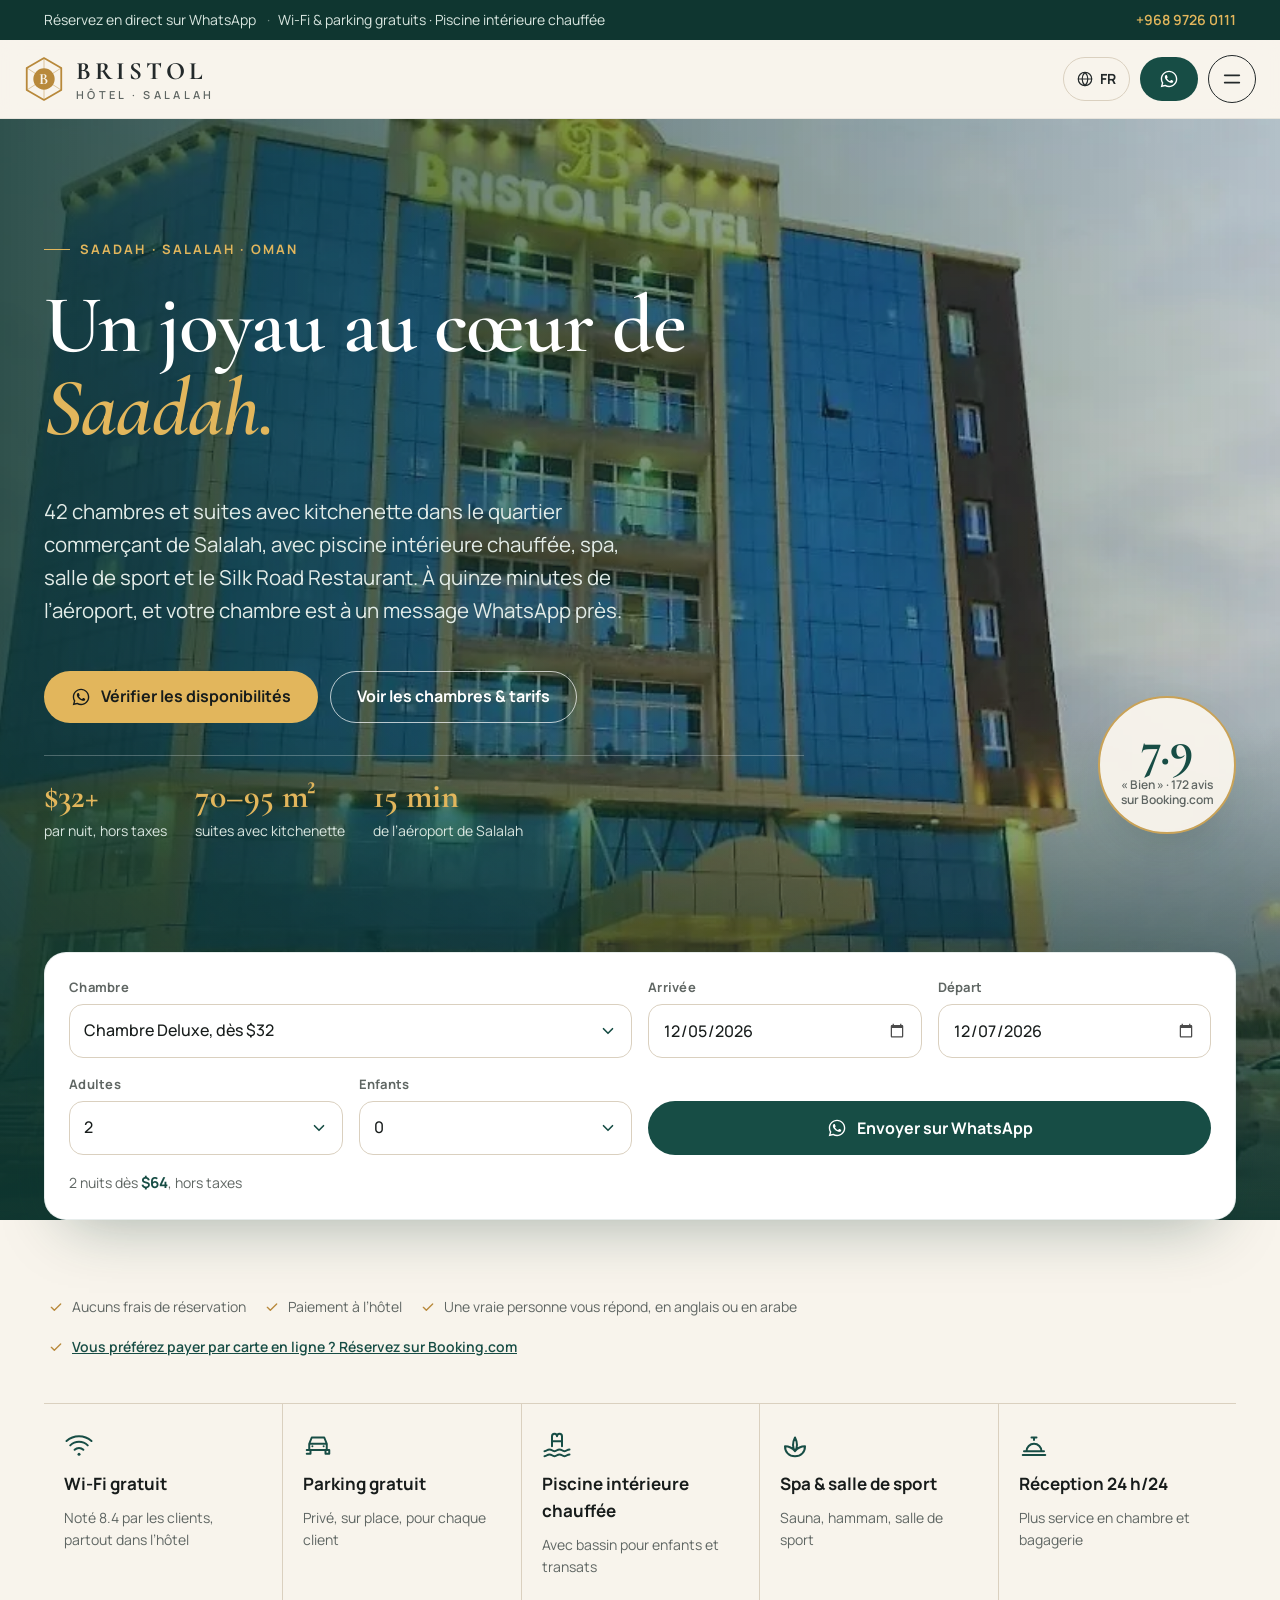
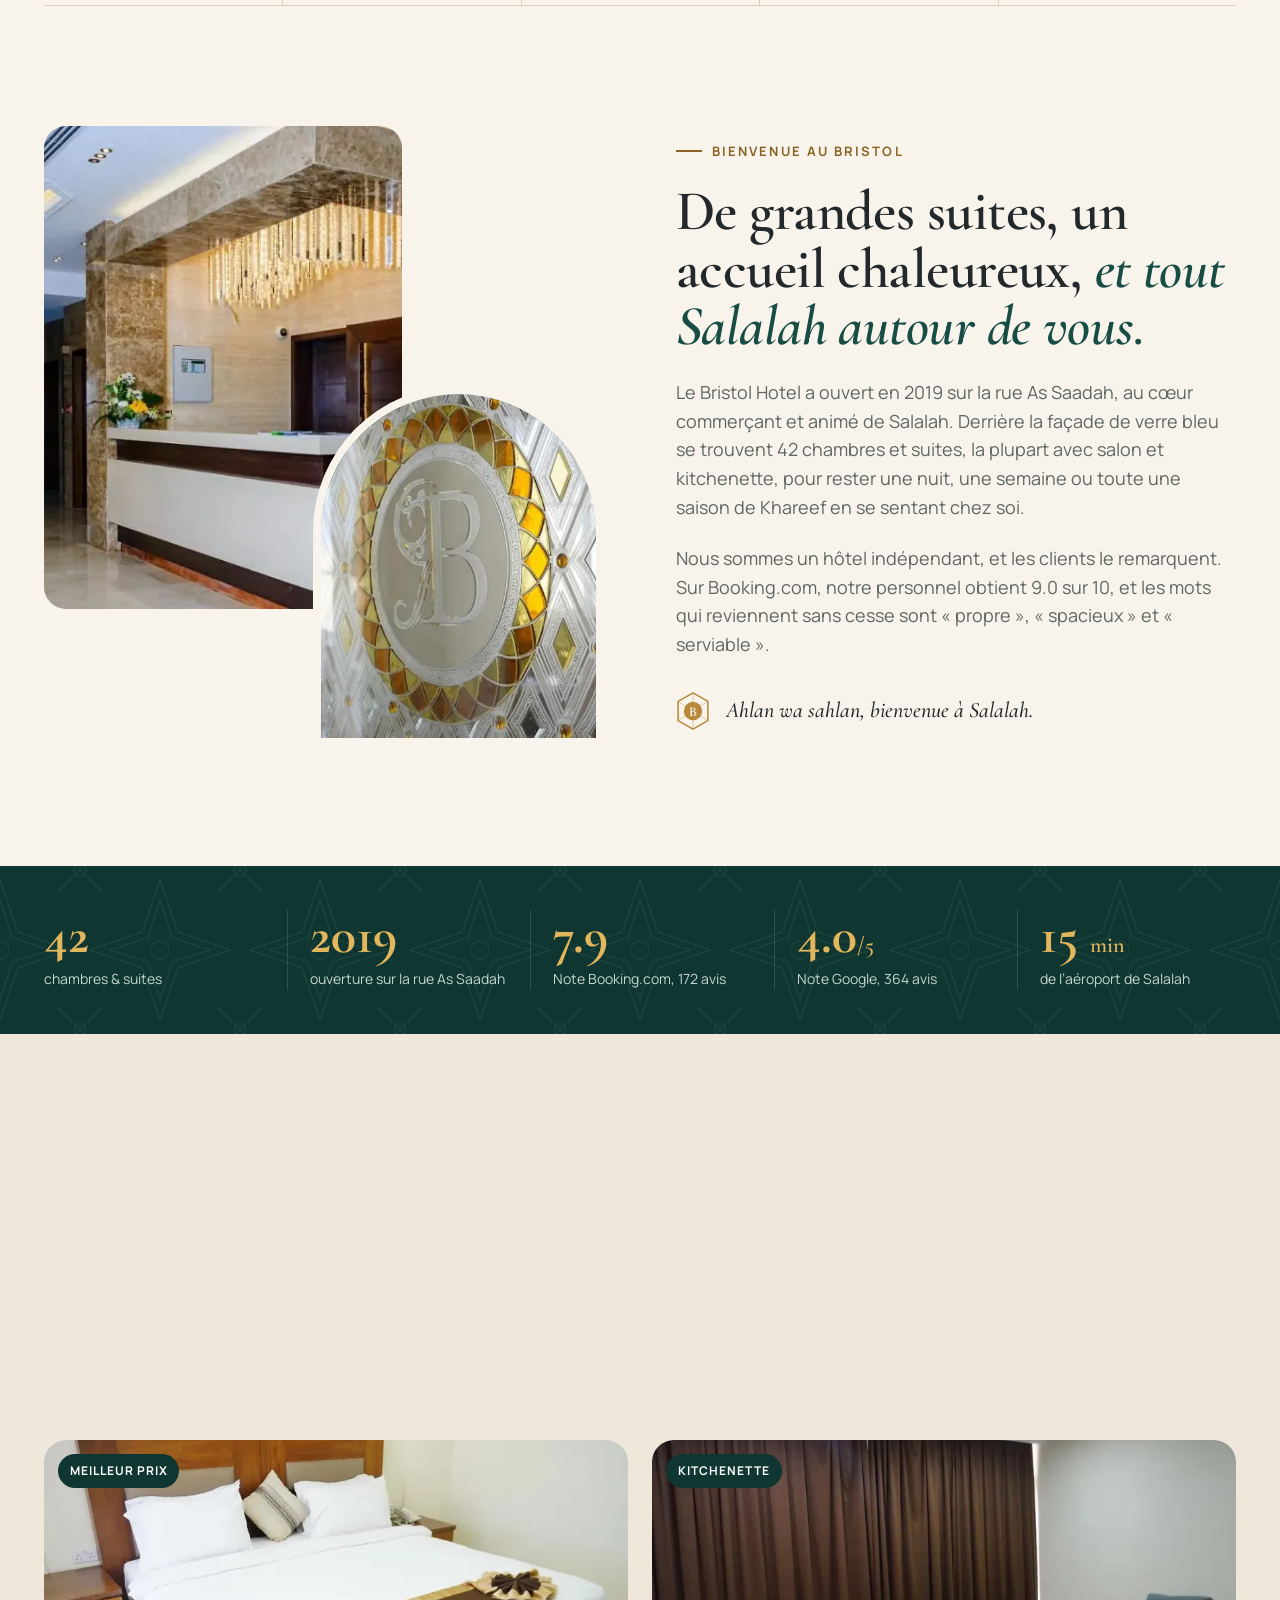
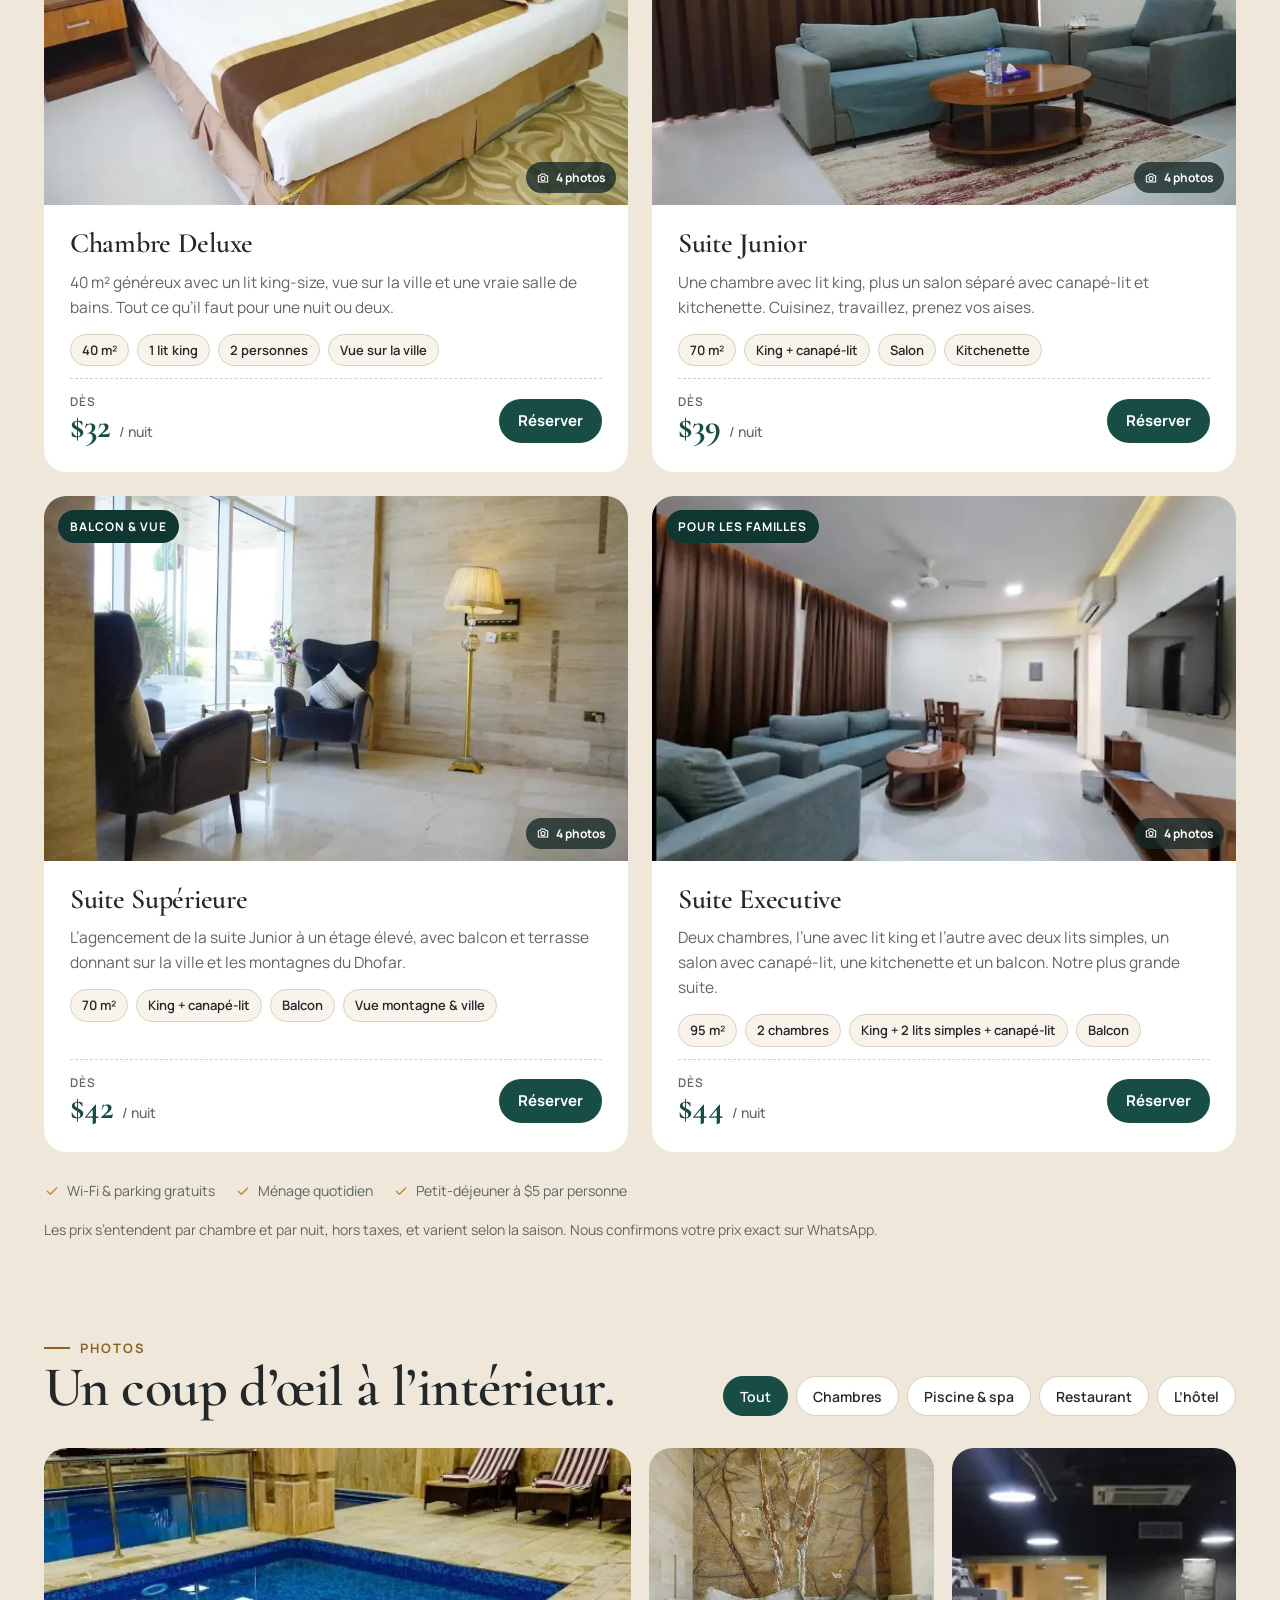
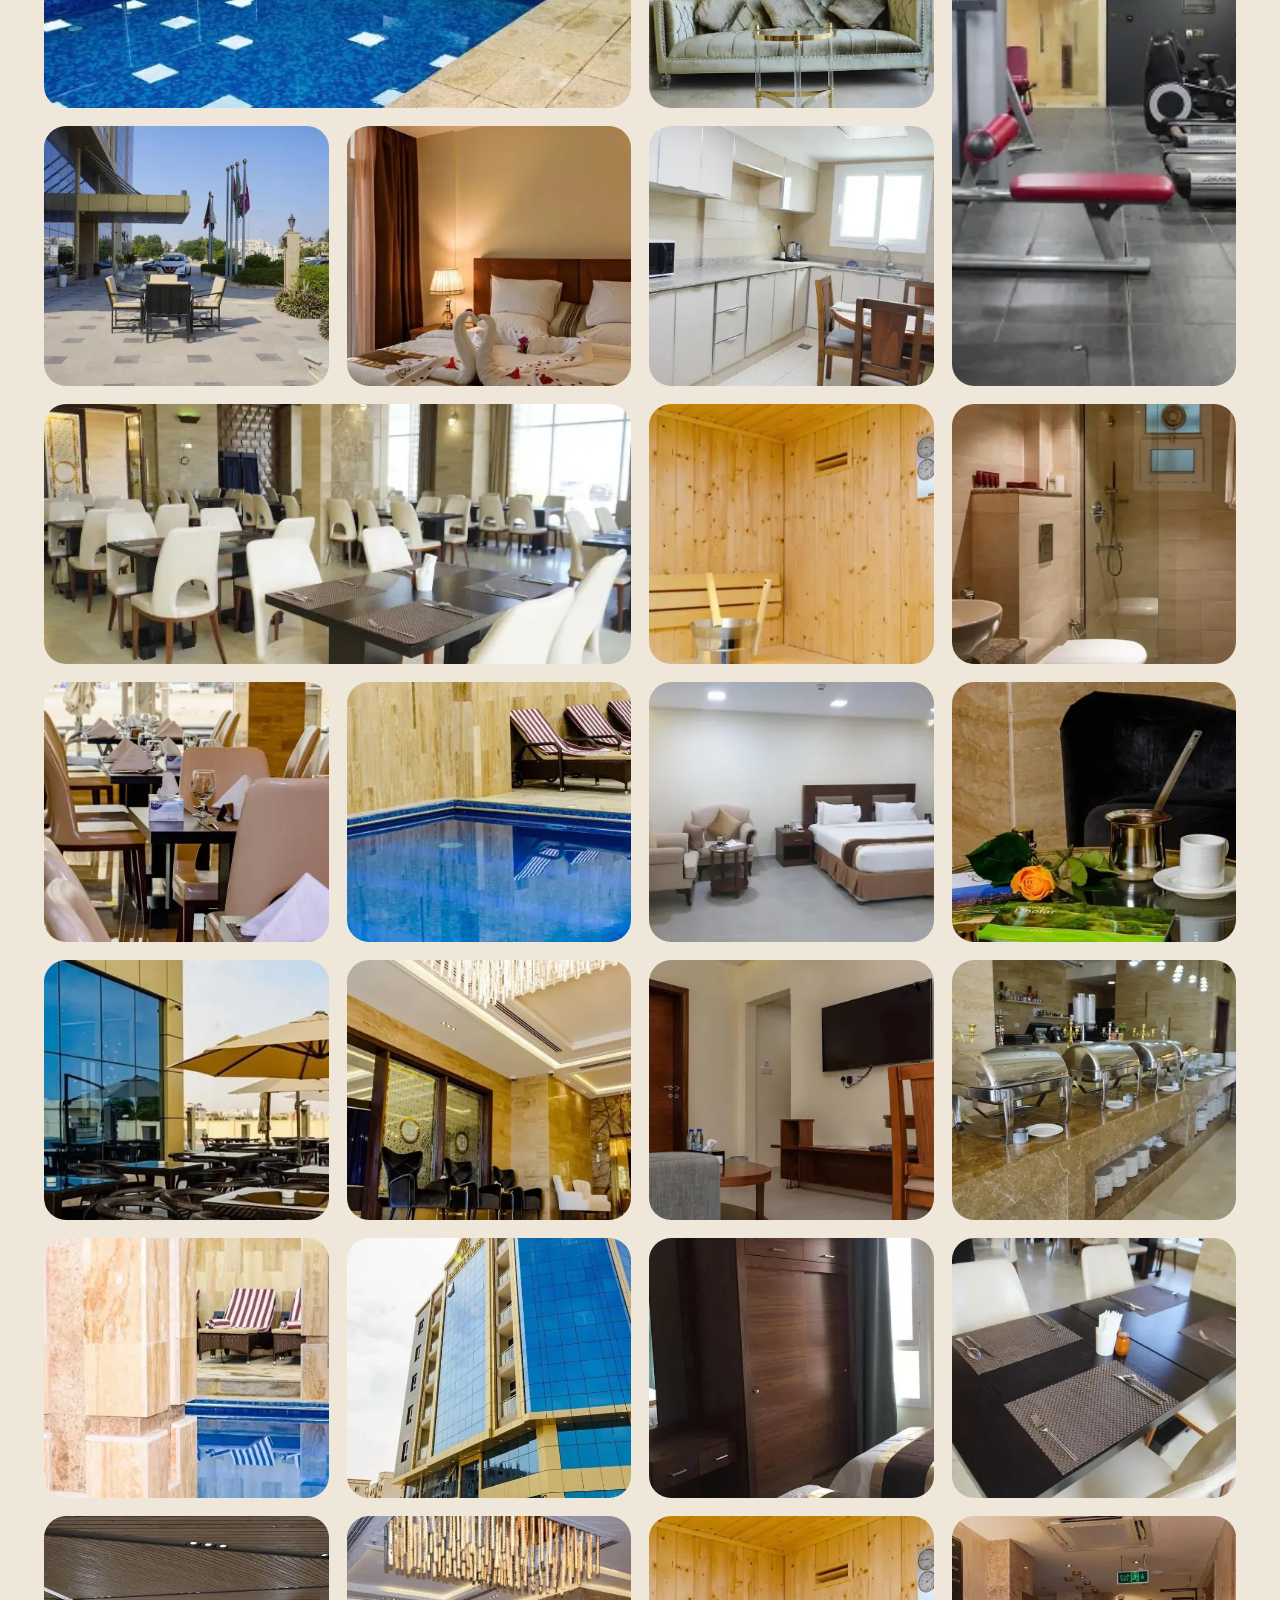
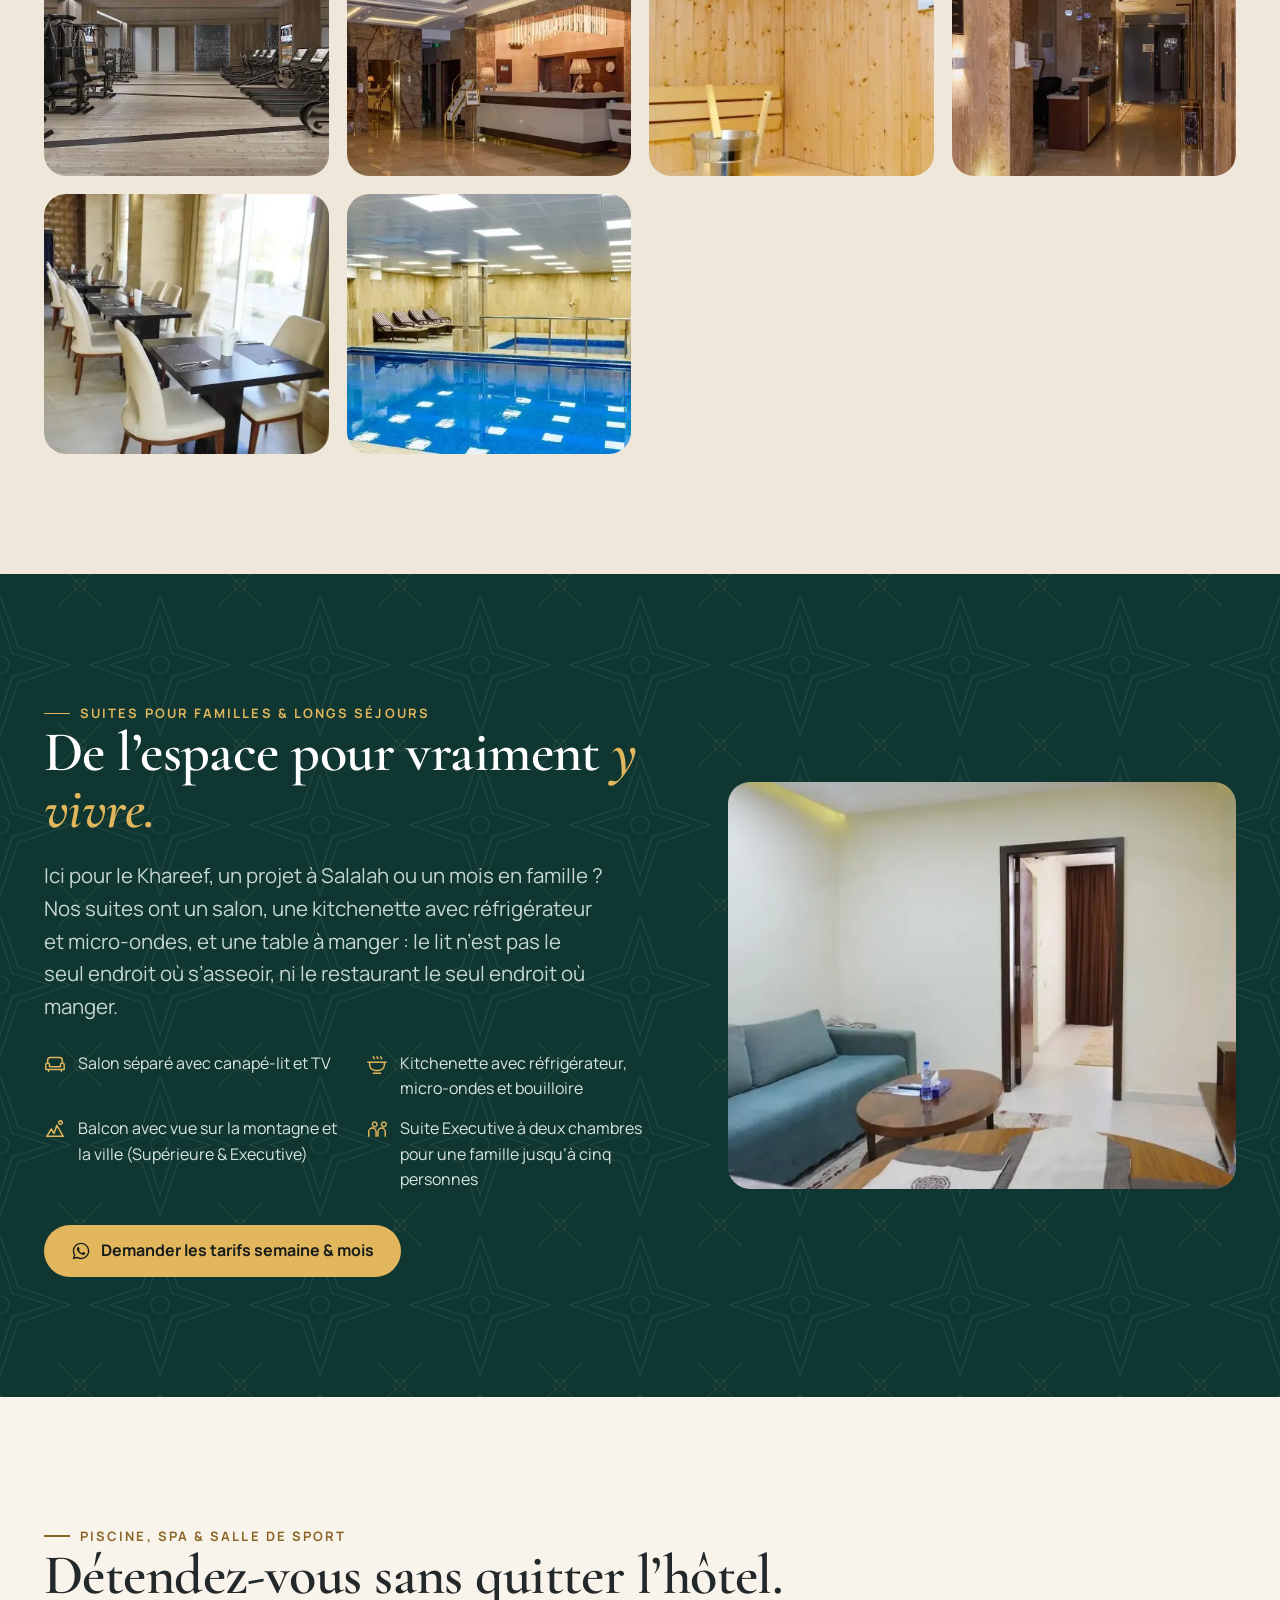
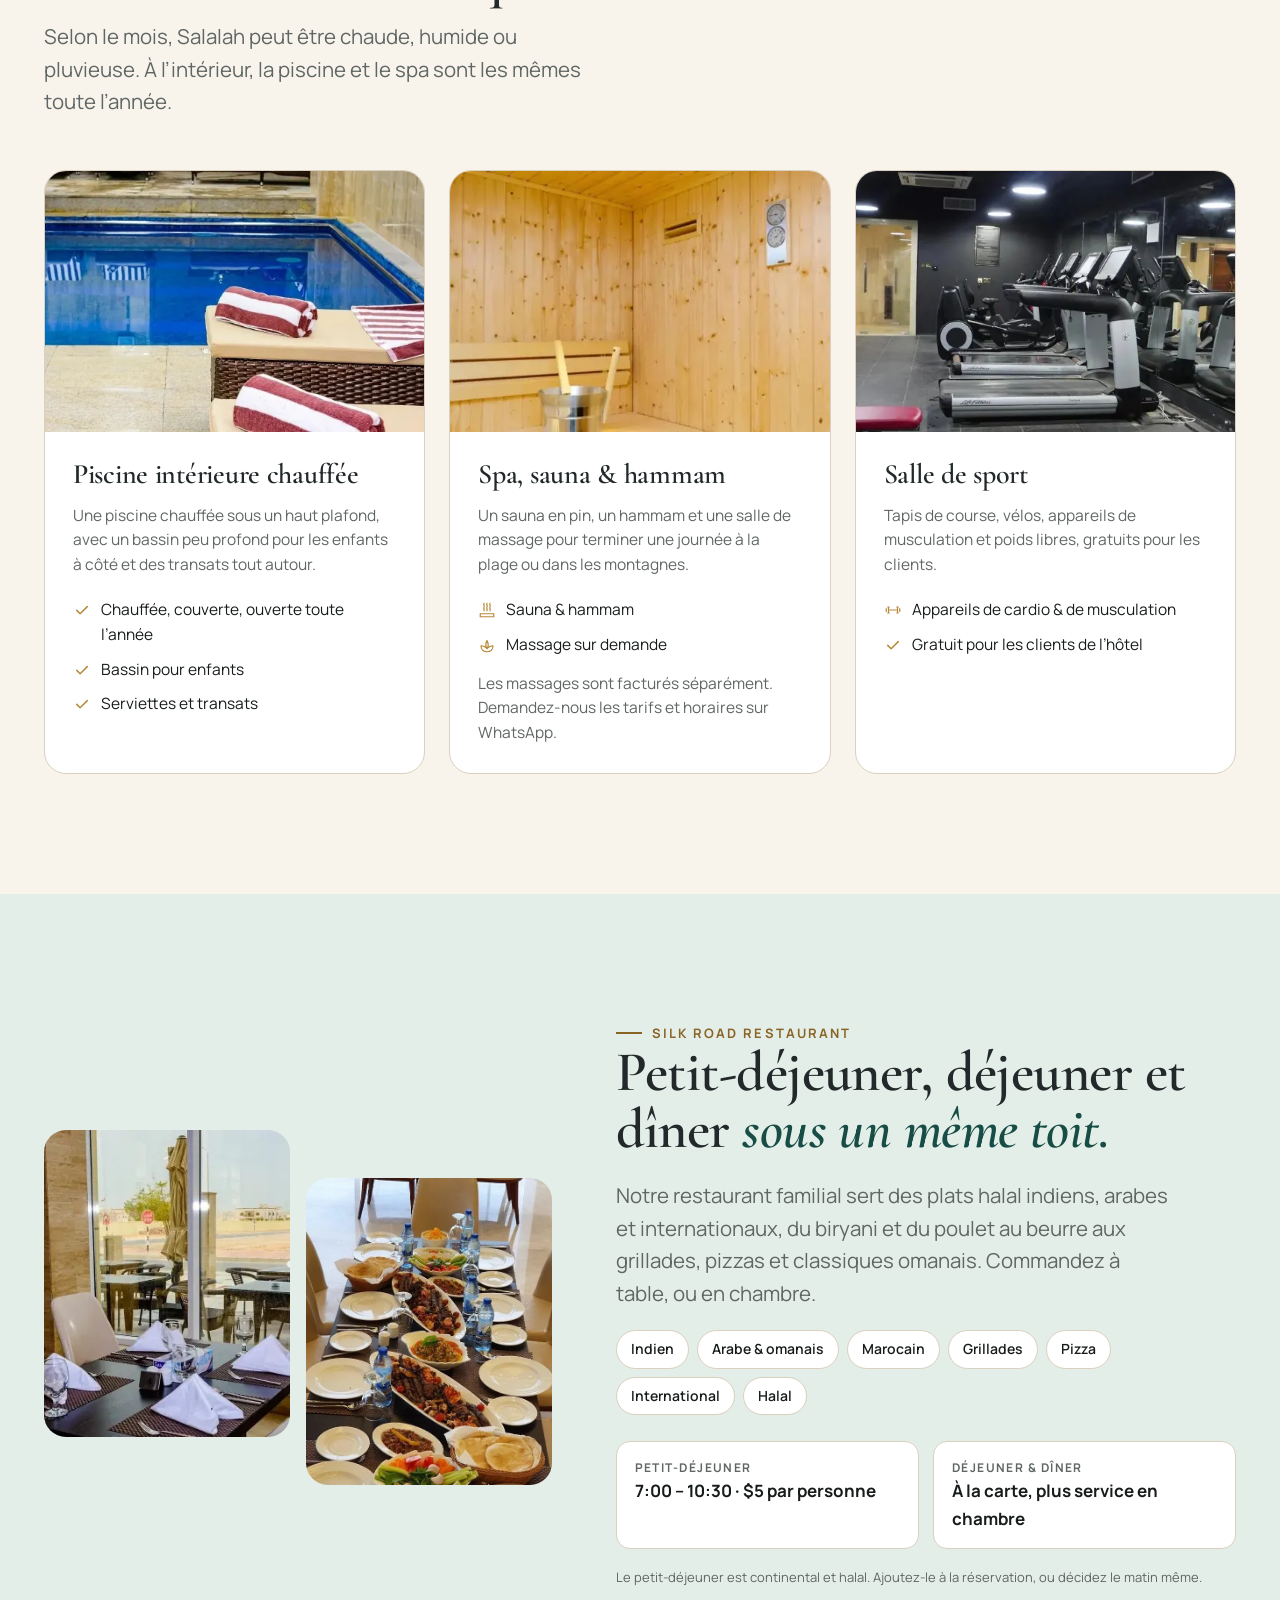
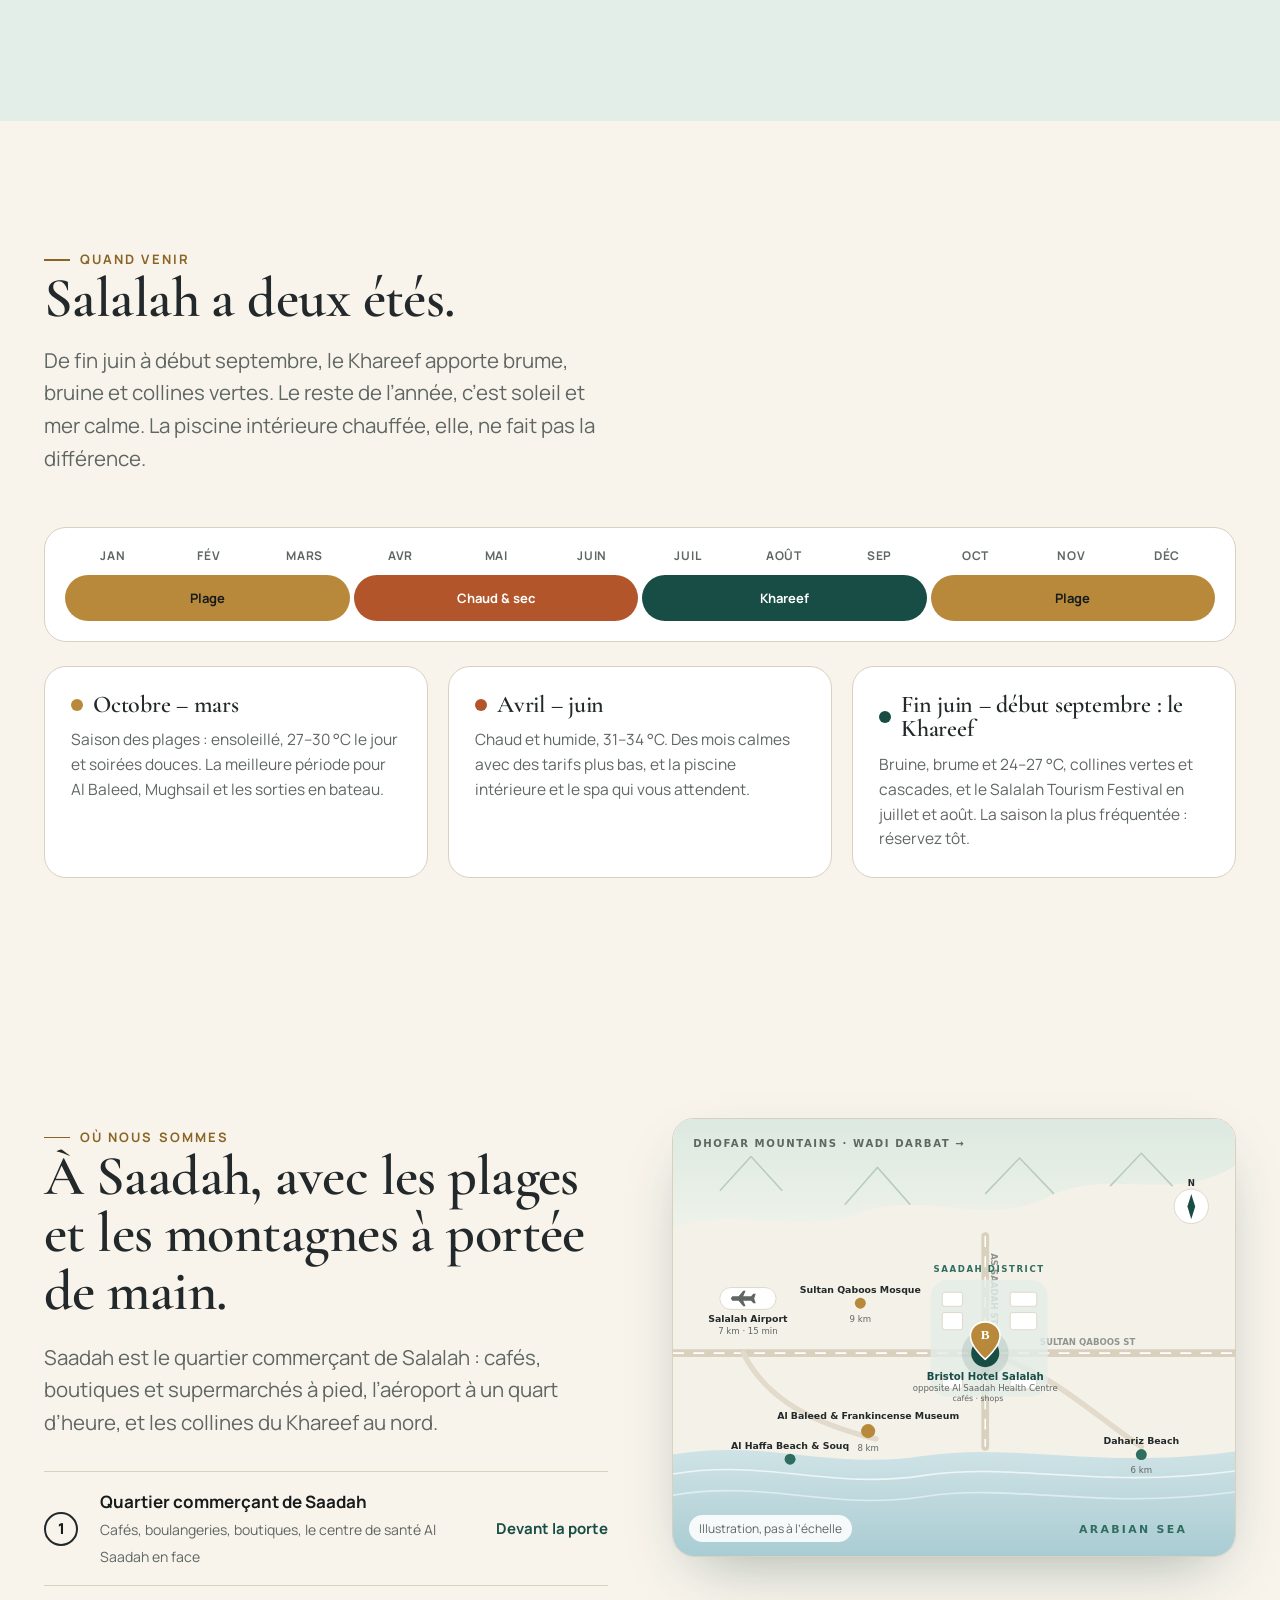
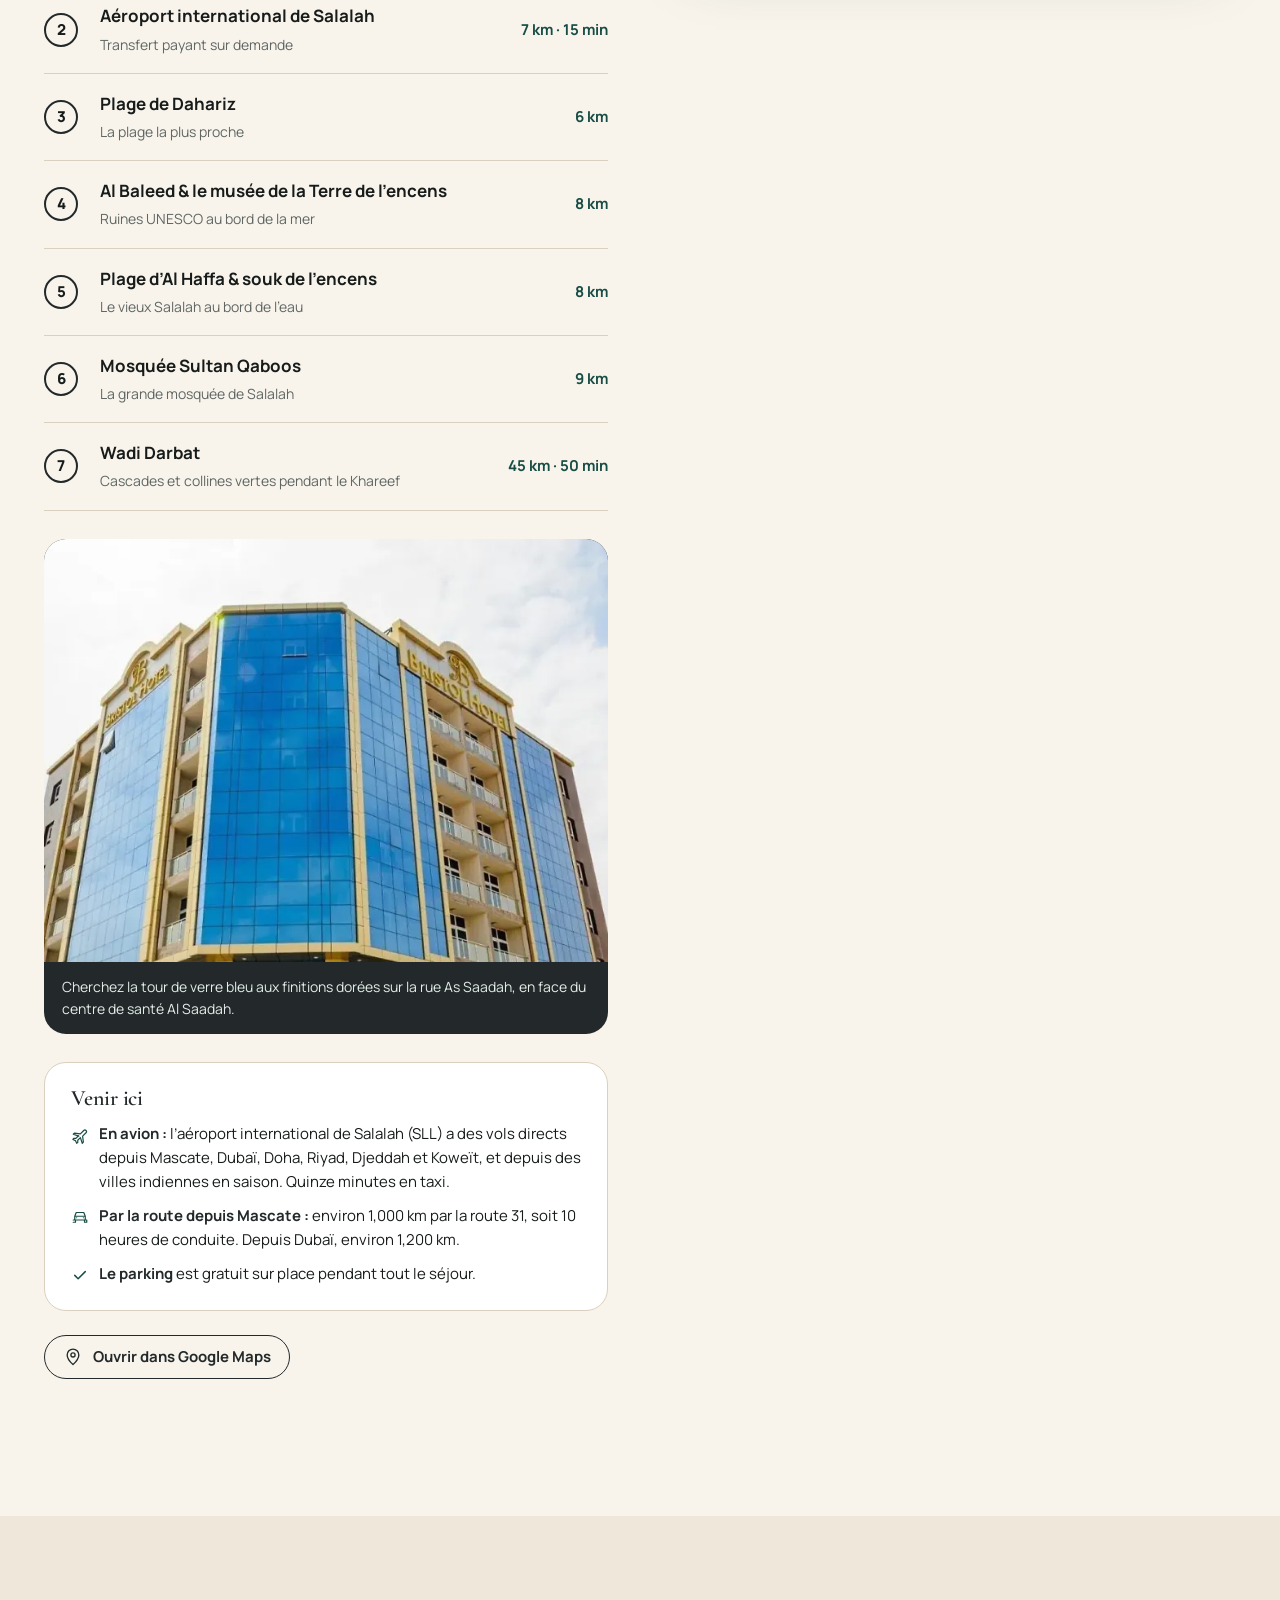
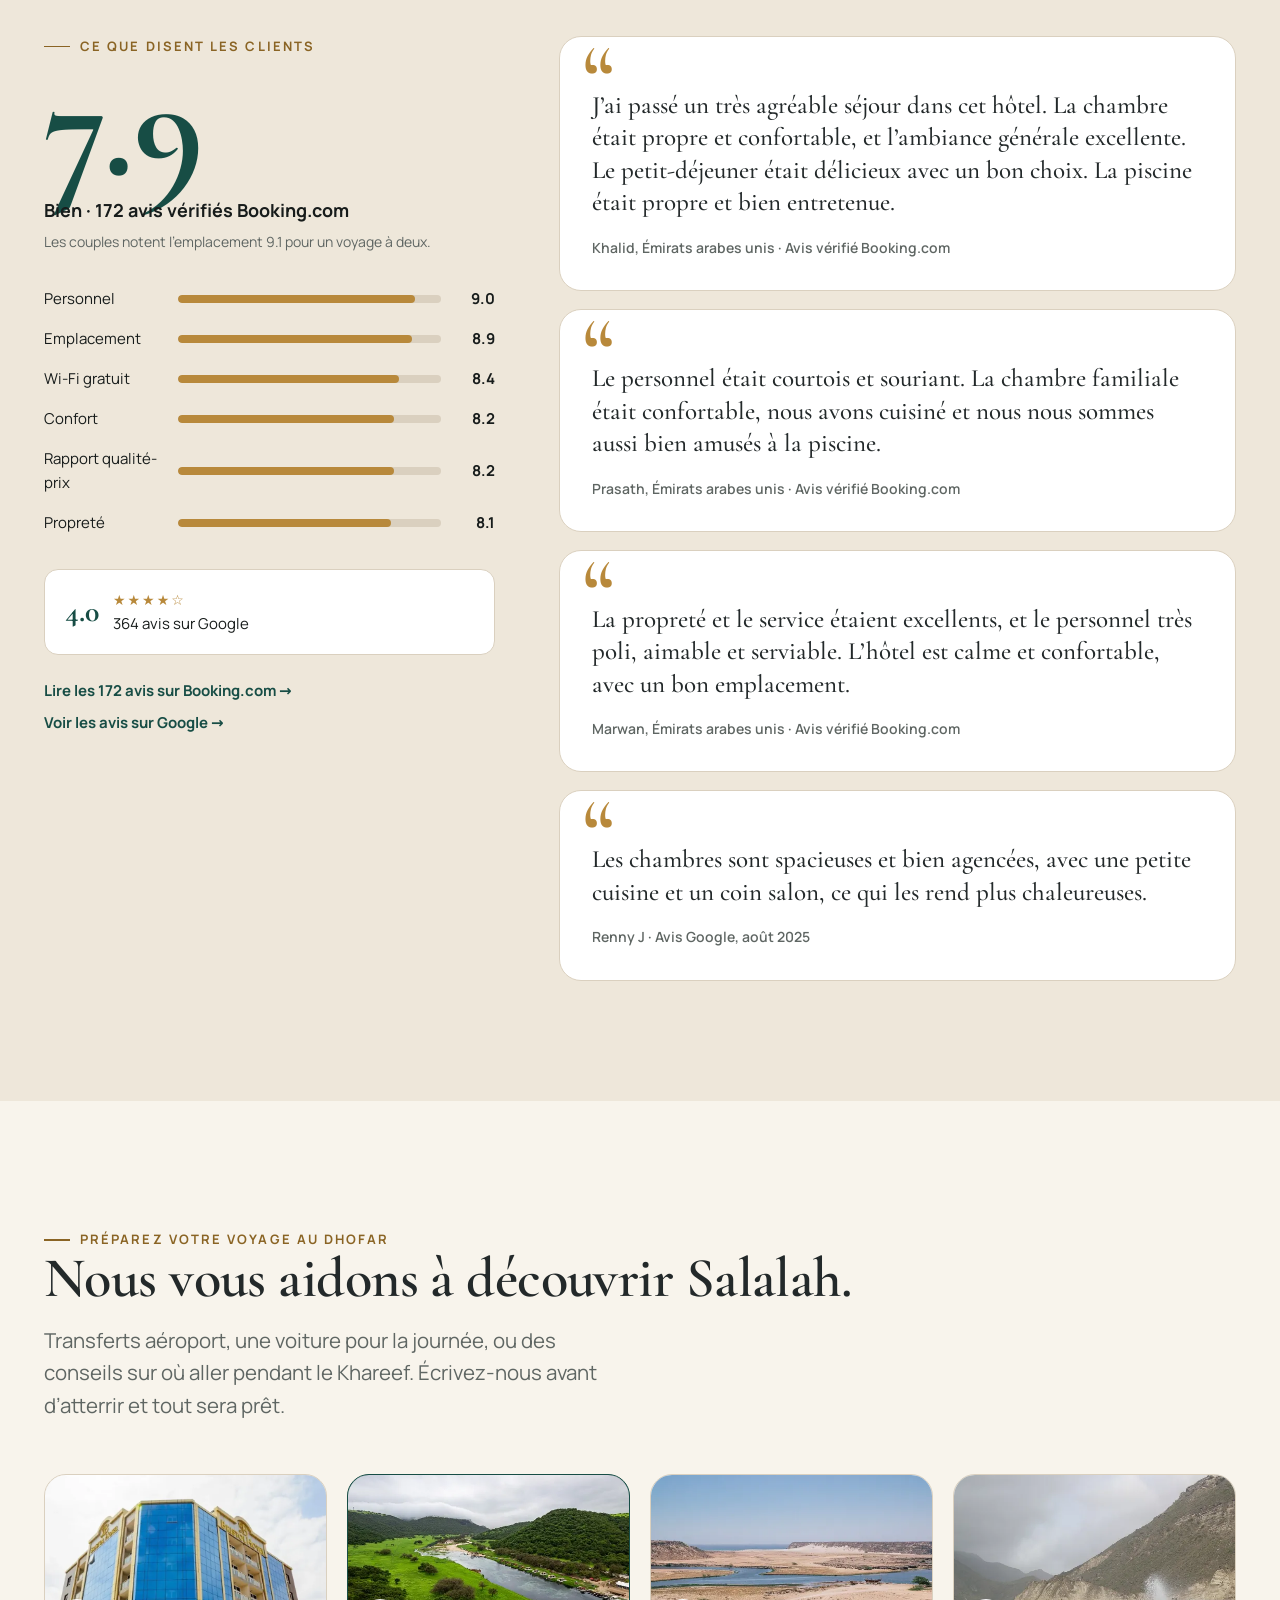
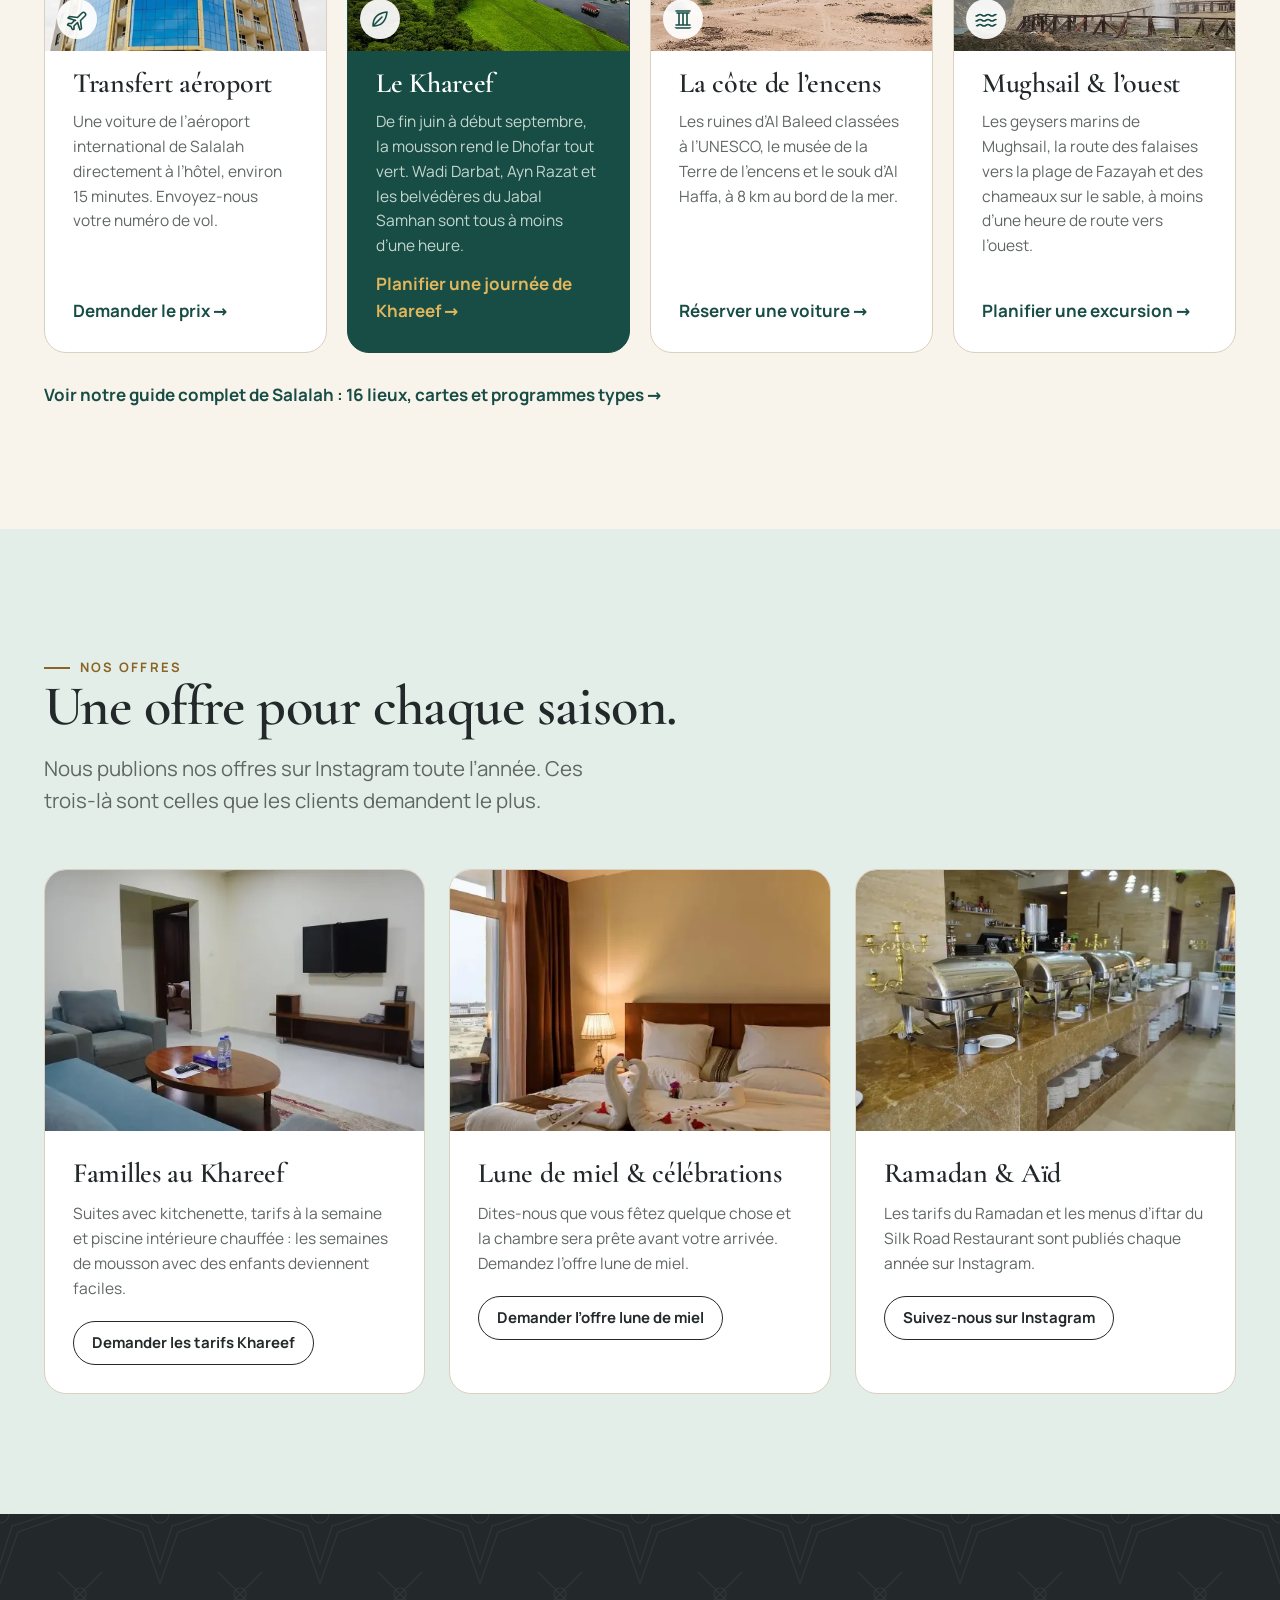
<file: fr/index.html>
<!DOCTYPE html>
<html lang="fr" dir="ltr">
<head>
<meta charset="utf-8">
<meta name="viewport" content="width=device-width, initial-scale=1">
<title>Bristol Hotel Salalah | Chambres &amp; suites à Saadah, Salalah, Oman</title>
<meta name="description" content="Le Bristol Hotel Salalah est un hôtel 3 étoiles dans le quartier commerçant de Saadah à Salalah, Oman : 42 chambres et suites avec kitchenette, une piscine intérieure chauffée, un spa, une salle de sport et le Silk Road Restaurant, à 15 minutes de l’aéroport de Salalah. Réservez en direct sur WhatsApp.">
<link rel="alternate" hreflang="en" href="https://www.bristolhotelsalalah.com/">
<link rel="alternate" hreflang="ar" href="https://www.bristolhotelsalalah.com/ar/">
<link rel="alternate" hreflang="hi" href="https://www.bristolhotelsalalah.com/hi/">
<link rel="alternate" hreflang="de" href="https://www.bristolhotelsalalah.com/de/">
<link rel="alternate" hreflang="ru" href="https://www.bristolhotelsalalah.com/ru/">
<link rel="alternate" hreflang="fr" href="https://www.bristolhotelsalalah.com/fr/">
<link rel="alternate" hreflang="it" href="https://www.bristolhotelsalalah.com/it/">
<link rel="alternate" hreflang="pl" href="https://www.bristolhotelsalalah.com/pl/">
<link rel="alternate" hreflang="zh-Hans" href="https://www.bristolhotelsalalah.com/zh/">
<link rel="alternate" hreflang="x-default" href="https://www.bristolhotelsalalah.com/">
<link rel="canonical" href="https://www.bristolhotelsalalah.com/fr/">
<meta name="theme-color" content="#0F3630">
<link rel="icon" href="../favicon.ico" sizes="32x32">
<link rel="icon" href="../assets/img/favicon.svg" type="image/svg+xml">
<link rel="apple-touch-icon" href="../assets/img/apple-touch-icon.png">
<meta property="og:type" content="website">
<meta property="og:title" content="Bristol Hotel Salalah">
<meta property="og:description" content="Chambres et suites avec kitchenette à Saadah, Salalah. Piscine intérieure chauffée, spa, salle de sport et restaurant. Wi-Fi et parking gratuits. Réservez en direct sur WhatsApp.">
<meta property="og:image" content="https://www.bristolhotelsalalah.com/assets/img/og-image.jpg">
<meta property="og:url" content="https://www.bristolhotelsalalah.com/fr/">
<meta name="twitter:card" content="summary_large_image">
<link rel="preload" href="../assets/fonts/manrope-latin-400-normal.woff2" as="font" type="font/woff2" crossorigin>
<link rel="preload" href="../assets/fonts/cormorant-garamond-latin-600-normal.woff2" as="font" type="font/woff2" crossorigin>
<link rel="stylesheet" href="../assets/css/fonts.css?v=ed025330">
<link rel="stylesheet" href="../assets/css/style.css?v=004c1067">
<script type="application/ld+json">{
  "@context": "https://schema.org",
  "@type": "Hotel",
  "name": "Bristol Hotel Salalah",
  "alternateName": "فندق بريستول صلالة",
  "description": "Le Bristol Hotel Salalah est un hôtel 3 étoiles dans le quartier commerçant de Saadah à Salalah, Oman : 42 chambres et suites avec kitchenette, une piscine intérieure chauffée, un spa, une salle de sport et le Silk Road Restaurant, à 15 minutes de l’aéroport de Salalah. Réservez en direct sur WhatsApp.",
  "url": "https://www.bristolhotelsalalah.com/",
  "telephone": "+96823321666",
  "sameAs": [
    "https://www.instagram.com/bristol_hotel_salalah/"
  ],
  "image": "https://www.bristolhotelsalalah.com/assets/img/og-image.jpg",
  "starRating": {
    "@type": "Rating",
    "ratingValue": "3"
  },
  "priceRange": "$32–$65",
  "checkinTime": "14:00",
  "checkoutTime": "12:00",
  "petsAllowed": false,
  "numberOfRooms": 42,
  "availableLanguage": [
    "English",
    "Arabic"
  ],
  "address": {
    "@type": "PostalAddress",
    "streetAddress": "As Saadah Street, opposite Al Saadah Health Centre, South Saadah",
    "addressLocality": "Salalah",
    "postalCode": "211",
    "addressCountry": "OM"
  },
  "geo": {
    "@type": "GeoCoordinates",
    "latitude": 17.0526615,
    "longitude": 54.1570177
  },
  "amenityFeature": [
    {
      "@type": "LocationFeatureSpecification",
      "name": "Wi-Fi gratuit",
      "value": true
    },
    {
      "@type": "LocationFeatureSpecification",
      "name": "Parking gratuit",
      "value": true
    },
    {
      "@type": "LocationFeatureSpecification",
      "name": "Piscine intérieure chauffée",
      "value": true
    },
    {
      "@type": "LocationFeatureSpecification",
      "name": "Spa, sauna & hammam",
      "value": true
    },
    {
      "@type": "LocationFeatureSpecification",
      "name": "Salle de sport",
      "value": true
    },
    {
      "@type": "LocationFeatureSpecification",
      "name": "Silk Road Restaurant",
      "value": true
    },
    {
      "@type": "LocationFeatureSpecification",
      "name": "Réception 24 h/24",
      "value": true
    },
    {
      "@type": "LocationFeatureSpecification",
      "name": "Transfert aéroport",
      "value": true
    }
  ],
  "hasMap": "https://www.google.com/maps/search/?api=1&query=Bristol+Hotel+Salalah+As+Saadah+Street+Salalah",
  "containsPlace": [
    {
      "@type": "HotelRoom",
      "name": "Chambre Deluxe",
      "description": "40 m² généreux avec un lit king-size, vue sur la ville et une vraie salle de bains. Tout ce qu’il faut pour une nuit ou deux.",
      "floorSize": {
        "@type": "QuantitativeValue",
        "value": 40,
        "unitCode": "MTK"
      },
      "occupancy": {
        "@type": "QuantitativeValue",
        "maxValue": 2
      },
      "bed": {
        "@type": "BedDetails",
        "typeOfBed": "King"
      },
      "offers": {
        "@type": "Offer",
        "price": "32",
        "priceCurrency": "USD",
        "availability": "https://schema.org/InStock"
      }
    },
    {
      "@type": "HotelRoom",
      "name": "Suite Junior",
      "description": "Une chambre avec lit king, plus un salon séparé avec canapé-lit et kitchenette. Cuisinez, travaillez, prenez vos aises.",
      "floorSize": {
        "@type": "QuantitativeValue",
        "value": 70,
        "unitCode": "MTK"
      },
      "occupancy": {
        "@type": "QuantitativeValue",
        "maxValue": 3
      },
      "bed": {
        "@type": "BedDetails",
        "typeOfBed": "King + sofa bed"
      },
      "offers": {
        "@type": "Offer",
        "price": "39",
        "priceCurrency": "USD",
        "availability": "https://schema.org/InStock"
      }
    },
    {
      "@type": "HotelRoom",
      "name": "Suite Supérieure",
      "description": "L’agencement de la suite Junior à un étage élevé, avec balcon et terrasse donnant sur la ville et les montagnes du Dhofar.",
      "floorSize": {
        "@type": "QuantitativeValue",
        "value": 70,
        "unitCode": "MTK"
      },
      "occupancy": {
        "@type": "QuantitativeValue",
        "maxValue": 3
      },
      "bed": {
        "@type": "BedDetails",
        "typeOfBed": "King + sofa bed"
      },
      "offers": {
        "@type": "Offer",
        "price": "42",
        "priceCurrency": "USD",
        "availability": "https://schema.org/InStock"
      }
    },
    {
      "@type": "HotelRoom",
      "name": "Suite Executive",
      "description": "Deux chambres, l’une avec lit king et l’autre avec deux lits simples, un salon avec canapé-lit, une kitchenette et un balcon. Notre plus grande suite.",
      "floorSize": {
        "@type": "QuantitativeValue",
        "value": 95,
        "unitCode": "MTK"
      },
      "occupancy": {
        "@type": "QuantitativeValue",
        "maxValue": 5
      },
      "bed": {
        "@type": "BedDetails",
        "typeOfBed": "King + 2 singles + sofa bed"
      },
      "offers": {
        "@type": "Offer",
        "price": "44",
        "priceCurrency": "USD",
        "availability": "https://schema.org/InStock"
      }
    }
  ]
}</script>
</head>
<body>
<a class="skip" href="#main">Aller au contenu</a>

<svg width="0" height="0" class="icons" aria-hidden="true">
  <symbol id="i-mark" viewBox="0 0 48 56"><path fill="none" stroke="currentColor" stroke-width="2.2" stroke-linejoin="round" d="M24 2.5 L45 14.5 L45 41.5 L24 53.5 L3 41.5 L3 14.5 Z"/><path fill="none" stroke="currentColor" stroke-width="1" opacity=".55" d="M24 2.5 L24 53.5 M3 14.5 L45 41.5 M45 14.5 L3 41.5"/><circle cx="24" cy="28" r="13" fill="currentColor"/><text x="24" y="34.5" text-anchor="middle" font-family="Cormorant Garamond, Georgia, serif" font-size="19" font-weight="700" fill="#F8F4EC">B</text></symbol>
  <symbol id="i-camera" viewBox="0 0 24 24"><path fill="none" stroke="currentColor" stroke-width="1.8" stroke-linecap="round" stroke-linejoin="round" d="M4 8h3l2-3h6l2 3h3v11H4z"/><circle cx="12" cy="13" r="3.5" fill="none" stroke="currentColor" stroke-width="1.8"/></symbol>
  <symbol id="i-chev" viewBox="0 0 24 24"><path fill="none" stroke="currentColor" stroke-width="2.2" stroke-linecap="round" stroke-linejoin="round" d="M9 5l7 7-7 7"/></symbol>
  <symbol id="i-x" viewBox="0 0 24 24"><path fill="none" stroke="currentColor" stroke-width="2.2" stroke-linecap="round" d="M6 6l12 12M18 6L6 18"/></symbol>
  <symbol id="i-wa" viewBox="0 0 24 24"><path fill="currentColor" d="M12.04 2C6.58 2 2.13 6.45 2.13 11.91c0 1.75.46 3.45 1.32 4.95L2.05 22l5.25-1.38a9.86 9.86 0 0 0 4.74 1.21c5.46 0 9.91-4.45 9.91-9.91C21.95 6.45 17.5 2 12.04 2zm0 18.15a8.2 8.2 0 0 1-4.19-1.15l-.3-.18-3.12.82.83-3.04-.2-.31a8.23 8.23 0 0 1-1.26-4.38c0-4.54 3.7-8.24 8.24-8.24 4.54 0 8.24 3.7 8.24 8.24 0 4.54-3.7 8.24-8.24 8.24zm4.52-6.16c-.25-.12-1.47-.72-1.69-.81-.23-.08-.39-.12-.56.12-.17.25-.64.81-.78.97-.14.17-.29.19-.54.06-.25-.12-1.05-.39-1.99-1.23-.74-.66-1.23-1.47-1.38-1.72-.14-.25-.02-.38.11-.51.11-.11.25-.29.37-.43.12-.14.17-.25.25-.41.08-.17.04-.31-.02-.43-.06-.12-.56-1.34-.76-1.84-.2-.48-.41-.42-.56-.43h-.48c-.17 0-.43.06-.66.31-.23.25-.86.85-.86 2.07 0 1.22.89 2.4 1.01 2.56.12.17 1.75 2.67 4.23 3.74.59.26 1.05.41 1.41.52.59.19 1.13.16 1.56.1.48-.07 1.47-.6 1.67-1.18.21-.58.21-1.07.14-1.18-.06-.1-.22-.16-.47-.28z"/></symbol>
  <symbol id="i-cup" viewBox="0 0 24 24"><path fill="none" stroke="currentColor" stroke-width="1.6" stroke-linecap="round" stroke-linejoin="round" d="M4 9h12v5a5 5 0 0 1-5 5H9a5 5 0 0 1-5-5V9zm12 1h1.5a2.5 2.5 0 0 1 0 5H16M8 3c0 1.2 1 1.2 1 2.4M12 3c0 1.2 1 1.2 1 2.4M3 22h16"/></symbol>
  <symbol id="i-wifi" viewBox="0 0 24 24"><path fill="none" stroke="currentColor" stroke-width="1.6" stroke-linecap="round" d="M2 8.8a15 15 0 0 1 20 0M5 12.3a10 10 0 0 1 14 0M8.5 15.8a5 5 0 0 1 7 0"/><circle cx="12" cy="19.3" r="1.2" fill="currentColor"/></symbol>
  <symbol id="i-car" viewBox="0 0 24 24"><path fill="none" stroke="currentColor" stroke-width="1.6" stroke-linecap="round" stroke-linejoin="round" d="M5 16V11l2-5h10l2 5v5M3 16h18v3h-3v-3M6 16v3H3M7.5 13h.01M16.5 13h.01M5 11h14"/></symbol>
  <symbol id="i-bell" viewBox="0 0 24 24"><path fill="none" stroke="currentColor" stroke-width="1.6" stroke-linecap="round" stroke-linejoin="round" d="M4 17h16M6 17a6 6 0 0 1 12 0M12 8V6M10 6h4M3 20h18"/></symbol>
  <symbol id="i-spa" viewBox="0 0 24 24"><path fill="none" stroke="currentColor" stroke-width="1.6" stroke-linecap="round" stroke-linejoin="round" d="M12 21c-5 0-8-3.5-8-8 3.5 0 6 1.5 8 4 2-2.5 4.5-4 8-4 0 4.5-3 8-8 8zM12 17c-2-3-2-7 0-11 2 4 2 8 0 11z"/></symbol>
  <symbol id="i-check" viewBox="0 0 24 24"><path fill="none" stroke="currentColor" stroke-width="2" stroke-linecap="round" stroke-linejoin="round" d="M5 12.5l4.5 4.5L19 7.5"/></symbol>
  <symbol id="i-plane" viewBox="0 0 24 24"><path fill="none" stroke="currentColor" stroke-width="1.6" stroke-linecap="round" stroke-linejoin="round" d="M10.5 13.5L3 11l1.5-1.5 8 1L17 6a2 2 0 0 1 3 3l-4.5 4.5 1 8L15 23l-2.5-7.5L9 19v3l-1.5 1L6 19.5 2.5 18l1-1.5h3l3.5-3.5"/></symbol>
  <symbol id="i-pin" viewBox="0 0 24 24"><path fill="none" stroke="currentColor" stroke-width="1.6" stroke-linecap="round" stroke-linejoin="round" d="M12 21s-7-6.2-7-11.5a7 7 0 0 1 14 0C19 14.8 12 21 12 21z"/><circle cx="12" cy="9.5" r="2.5" fill="none" stroke="currentColor" stroke-width="1.6"/></symbol>
  <symbol id="i-menu" viewBox="0 0 24 24"><path fill="none" stroke="currentColor" stroke-width="1.8" stroke-linecap="round" d="M4 8h16M4 16h16"/></symbol>
  <symbol id="i-family" viewBox="0 0 24 24"><path fill="none" stroke="currentColor" stroke-width="1.6" stroke-linecap="round" stroke-linejoin="round" d="M7 7a2.5 2.5 0 1 0 0-.01M17 7a2.5 2.5 0 1 0 0-.01M3 20v-5a4 4 0 0 1 8 0v5M13 20v-5a4 4 0 0 1 8 0v5"/></symbol>
  <symbol id="i-sofa" viewBox="0 0 24 24"><path fill="none" stroke="currentColor" stroke-width="1.6" stroke-linecap="round" stroke-linejoin="round" d="M4 11V8a3 3 0 0 1 3-3h10a3 3 0 0 1 3 3v3M2 13a2 2 0 0 1 4 0v2h12v-2a2 2 0 0 1 4 0v5H2v-5zM5 18v2M19 18v2"/></symbol>
  <symbol id="i-kitchen" viewBox="0 0 24 24"><path fill="none" stroke="currentColor" stroke-width="1.6" stroke-linecap="round" stroke-linejoin="round" d="M4 10h16v3a6 6 0 0 1-6 6h-4a6 6 0 0 1-6-6v-3zM2 10h20M8 4c0 1.2 1 1.2 1 2.4M12 4c0 1.2 1 1.2 1 2.4M16 4c0 1.2 1 1.2 1 2.4M8 22h8"/></symbol>
  <symbol id="i-balcony" viewBox="0 0 24 24"><path fill="none" stroke="currentColor" stroke-width="1.6" stroke-linecap="round" stroke-linejoin="round" d="M3 20l5-8 3 5 3-9 7 12H3zM16 5a2 2 0 1 0 0-.01"/></symbol>
  <symbol id="i-steam" viewBox="0 0 24 24"><path fill="none" stroke="currentColor" stroke-width="1.6" stroke-linecap="round" d="M8 3c-1.5 2 1.5 3 0 5s1.5 3 0 5M12 3c-1.5 2 1.5 3 0 5s1.5 3 0 5M16 3c-1.5 2 1.5 3 0 5s1.5 3 0 5M3 17h18v4H3z"/></symbol>
  <symbol id="i-pool" viewBox="0 0 24 24"><path fill="none" stroke="currentColor" stroke-width="1.6" stroke-linecap="round" d="M2 17c2 0 2-1.5 4-1.5S8 17 10 17s2-1.5 4-1.5S16 17 18 17s2-1.5 4-1.5M2 21c2 0 2-1.5 4-1.5S8 21 10 21s2-1.5 4-1.5S16 21 18 21s2-1.5 4-1.5M8 13V5a2 2 0 0 1 4 0M16 13V5a2 2 0 0 0-4 0M8 9h8"/></symbol>
  <symbol id="i-gym" viewBox="0 0 24 24"><path fill="none" stroke="currentColor" stroke-width="1.6" stroke-linecap="round" stroke-linejoin="round" d="M6 8v8M3 10v4M18 8v8M21 10v4M6 12h12M3 12h0M21 12h0M5 8h2M17 8h2M5 16h2M17 16h2"/></symbol>
  <symbol id="i-leaf" viewBox="0 0 24 24"><path fill="none" stroke="currentColor" stroke-width="1.6" stroke-linecap="round" stroke-linejoin="round" d="M5 19c0-8 5-13 14-14-1 9-6 14-14 14zM5 19l9-9"/></symbol>
  <symbol id="i-column" viewBox="0 0 24 24"><path fill="none" stroke="currentColor" stroke-width="1.6" stroke-linecap="round" stroke-linejoin="round" d="M4 21h16M5 18h14M6 6h12M5 4h14M8 6v12M12 6v12M16 6v12"/></symbol>
  <symbol id="i-wave" viewBox="0 0 24 24"><path fill="none" stroke="currentColor" stroke-width="1.6" stroke-linecap="round" d="M2 9c2 0 2-1.5 4-1.5S8 9 10 9s2-1.5 4-1.5S16 9 18 9s2-1.5 4-1.5M2 14c2 0 2-1.5 4-1.5S8 14 10 14s2-1.5 4-1.5S16 14 18 14s2-1.5 4-1.5M2 19c2 0 2-1.5 4-1.5S8 19 10 19s2-1.5 4-1.5S16 19 18 19s2-1.5 4-1.5"/></symbol>
  <symbol id="i-hall" viewBox="0 0 24 24"><path fill="none" stroke="currentColor" stroke-width="1.6" stroke-linecap="round" stroke-linejoin="round" d="M3 21h18M4 21V9l8-5 8 5v12M9 21v-6h6v6M12 9h.01"/></symbol>
  <symbol id="i-ig" viewBox="0 0 24 24"><rect x="3" y="3" width="18" height="18" rx="5" fill="none" stroke="currentColor" stroke-width="1.6"/><circle cx="12" cy="12" r="4" fill="none" stroke="currentColor" stroke-width="1.6"/><circle cx="17.2" cy="6.8" r="1.1" fill="currentColor"/></symbol>
  <symbol id="i-phone" viewBox="0 0 24 24"><path fill="none" stroke="currentColor" stroke-width="1.6" stroke-linecap="round" stroke-linejoin="round" d="M5 4h4l2 5-2.5 1.5a11 11 0 0 0 5 5L15 13l5 2v4a2 2 0 0 1-2 2A16 16 0 0 1 3 6a2 2 0 0 1 2-2"/></symbol>
  <symbol id="i-moon" viewBox="0 0 24 24"><path fill="none" stroke="currentColor" stroke-width="1.6" stroke-linecap="round" stroke-linejoin="round" d="M20 14.5A8 8 0 0 1 9.5 4a8 8 0 1 0 10.5 10.5z"/></symbol>
</svg>

<div class="topbar">
  <div class="container">
    <span>Réservez en direct sur WhatsApp <span class="dot">·</span><span class="hide-sm">Wi-Fi &amp; parking gratuits · Piscine intérieure chauffée</span></span>
    <a class="nowrap" href="https://wa.me/96897260111" data-wa>+968 9726 0111</a>
  </div>
</div>

<header class="header">
  <div class="container">
    <a class="brand" href="#top" aria-label="Bristol Hotel Salalah, accueil">
      <svg aria-hidden="true"><use href="#i-mark"/></svg>
      <span class="brand-text"><span class="brand-name">Bristol</span><span class="brand-sub">Hôtel · Salalah</span></span>
    </a>
    <nav class="nav" id="nav" aria-label="Principal">
      <a href="#rooms">Chambres</a>
      <a href="#wellness">Piscine &amp; spa</a>
      <a href="#dining">Restaurant</a>
      <a href="#location">Emplacement</a>
      <a href="#reviews">Avis</a>
      <a href="#events">Événements</a>
      <a href="./guide/">Guide de Salalah</a>
      <a href="#know">Bon à savoir</a>
    </nav>
    <div class="header-actions">
      <!--langs--><details class="langs" translate="no"><summary aria-label="Language: Français"><svg viewBox="0 0 24 24" aria-hidden="true"><path fill="none" stroke="currentColor" stroke-width="1.6" d="M12 3a9 9 0 1 0 0 18 9 9 0 0 0 0-18zm-9 9h18M12 3c2.5 2.6 3.8 5.6 3.8 9s-1.3 6.4-3.8 9c-2.5-2.6-3.8-5.6-3.8-9S9.5 5.6 12 3z"/></svg>FR</summary><ul><li><a href="../" hreflang="en" lang="en">English</a></li><li><a href="../ar/" hreflang="ar" lang="ar">العربية</a></li><li><a href="../hi/" hreflang="hi" lang="hi">हिन्दी</a></li><li><a href="../de/" hreflang="de" lang="de">Deutsch</a></li><li><a href="../ru/" hreflang="ru" lang="ru">Русский</a></li><li><a href="../fr/" hreflang="fr" lang="fr" aria-current="true">Français</a></li><li><a href="../it/" hreflang="it" lang="it">Italiano</a></li><li><a href="../pl/" hreflang="pl" lang="pl">Polski</a></li><li><a href="../zh/" hreflang="zh-Hans" lang="zh-Hans">简体中文</a></li></ul></details><!--/langs-->
      <a class="btn btn-primary btn-sm" href="https://wa.me/96897260111" data-wa><svg aria-hidden="true"><use href="#i-wa"/></svg><span class="btn-wa-text">Réserver sur WhatsApp</span><span class="sr-only">Réserver sur WhatsApp</span></a>
      <button class="menu-btn" type="button" data-t-open="Ouvrir le menu" data-t-close="Fermer le menu" aria-label="Ouvrir le menu" aria-expanded="false" aria-controls="nav"><svg aria-hidden="true"><use href="#i-menu"/></svg></button>
    </div>
  </div>
</header>

<main id="main">
<section class="hero" id="top">
  <div class="hero-bg"><img srcset="../assets/img/photos/hero-540.webp 540w, ../assets/img/photos/hero-800.webp 800w, ../assets/img/photos/hero-1080.webp 1023w" sizes="100vw" src="../assets/img/photos/hero.jpg" alt="Bristol Hotel Salalah au crépuscule : une tour de verre bleu avec le nom de l’hôtel illuminé sur le toit" width="1023" height="700" fetchpriority="high"></div>
  <div class="container hero-inner">
    <div class="hero-copy reveal">
      <span class="eyebrow">Saadah · Salalah · Oman</span>
      <h1>Un joyau au cœur de <em>Saadah.</em></h1>
      <p class="lead">42 chambres et suites avec kitchenette dans le quartier commerçant de Salalah, avec piscine intérieure chauffée, spa, salle de sport et le Silk Road Restaurant. À quinze minutes de l’aéroport, et votre chambre est à un message WhatsApp près.</p>
      <div class="hero-ctas">
        <a class="btn btn-gold" href="#book"><svg aria-hidden="true"><use href="#i-wa"/></svg>Vérifier les disponibilités</a>
        <a class="btn btn-light" href="#rooms">Voir les chambres &amp; tarifs</a>
      </div>
      <div class="hero-facts">
        <div><strong>$32+</strong><span>par nuit, hors taxes</span></div>
        <div><strong>70–95 m²</strong><span>suites avec kitchenette</span></div>
        <div><strong>15 min</strong><span>de l’aéroport de Salalah</span></div>
      </div>
    </div>
    <div class="badge-score reveal"><strong>7.9</strong><span>« Bien » · 172 avis sur Booking.com</span></div>
  </div>

  <div class="container booking" id="book">
    <form class="booking-card" id="booking-form" data-t-age="Âge de l’enfant {n}" data-t-under1="Moins de 1 an" data-t-cap="Cette chambre accueille en général jusqu’à {n} personnes. Nous vous proposerons la meilleure option pour votre groupe sur WhatsApp." data-t-ages="Veuillez indiquer l’âge de chaque enfant" data-t-choose="Choisir" data-t-est="{n} nuits dès ${total}, hors taxes" data-t-est1="1 nuit dès ${total}, hors taxes" data-t-est2="2 nuits dès ${total}, hors taxes" data-t-pick="Veuillez choisir vos dates d’arrivée et de départ" data-t-err="Le départ doit être après l’arrivée" aria-label="Demander une réservation sur WhatsApp">
      <label class="field field-room">Chambre<select name="room" id="f-room">
          <option value="Deluxe Room" data-price="32" data-max="2">Chambre Deluxe, dès $32</option>
          <option value="Junior Suite" data-price="39" data-max="3">Suite Junior, dès $39</option>
          <option value="Superior Suite" data-price="42" data-max="3">Suite Supérieure avec balcon, dès $42</option>
          <option value="Executive Suite (2 bedrooms)" data-price="44" data-max="5">Suite Executive, 2 chambres, dès $44</option>
        </select>
      </label>
      <label class="field field-date">Arrivée<input type="date" name="checkin" id="f-in" required>
      </label>
      <label class="field field-date">Départ<input type="date" name="checkout" id="f-out" required>
      </label>
      <label class="field field-n">Adultes<select name="adults" id="f-adults"><option>1</option><option selected>2</option><option>3</option><option>4</option><option>5</option><option>6</option><option>7</option><option>8</option></select>
      </label>
      <label class="field field-n">Enfants<select name="children" id="f-children"><option selected>0</option><option>1</option><option>2</option><option>3</option><option>4</option><option>5</option><option>6</option></select>
      </label>
      <button class="btn btn-primary" type="submit"><svg aria-hidden="true"><use href="#i-wa"/></svg>Envoyer sur WhatsApp</button>
      <div class="ages" id="f-ages" hidden></div>
      <p class="estimate" id="estimate" aria-live="polite"></p>
      <p class="capacity" id="capacity" role="status" hidden></p>
    </form>
  </div>
</section>

<section class="included" aria-label="Inclus dans chaque séjour">
  <div class="container">
    <p class="booking-note">
      <span><svg aria-hidden="true"><use href="#i-check"/></svg>Aucuns frais de réservation</span>
      <span><svg aria-hidden="true"><use href="#i-check"/></svg>Paiement à l’hôtel</span>
      <span><svg aria-hidden="true"><use href="#i-check"/></svg>Une vraie personne vous répond, en anglais ou en arabe</span>
      <span><svg aria-hidden="true"><use href="#i-check"/></svg><a href="https://www.booking.com/hotel/om/bristol-salalah-salalah1.html" target="_blank" rel="noopener">Vous préférez payer par carte en ligne ? Réservez sur Booking.com</a></span>
    </p>
    <div class="included-grid">
      <div class="inc reveal"><svg aria-hidden="true"><use href="#i-wifi"/></svg><strong>Wi-Fi gratuit</strong><span>Noté 8.4 par les clients, partout dans l’hôtel</span></div>
      <div class="inc reveal"><svg aria-hidden="true"><use href="#i-car"/></svg><strong>Parking gratuit</strong><span>Privé, sur place, pour chaque client</span></div>
      <div class="inc reveal"><svg aria-hidden="true"><use href="#i-pool"/></svg><strong>Piscine intérieure chauffée</strong><span>Avec bassin pour enfants et transats</span></div>
      <div class="inc reveal"><svg aria-hidden="true"><use href="#i-spa"/></svg><strong>Spa &amp; salle de sport</strong><span>Sauna, hammam, salle de sport</span></div>
      <div class="inc reveal"><svg aria-hidden="true"><use href="#i-bell"/></svg><strong>Réception 24 h/24</strong><span>Plus service en chambre et bagagerie</span></div>
    </div>
  </div>
</section>

<section class="section story" id="about">
  <div class="container">
    <div class="story-media reveal">
      <div class="a"><img srcset="../assets/img/photos/reception-540.webp 540w, ../assets/img/photos/reception-800.webp 800w, ../assets/img/photos/reception-1080.webp 1080w" sizes="(max-width:860px) 100vw, 50vw" src="../assets/img/photos/reception.jpg" alt="Comptoir de réception en marbre crème sous un lustre en cristal" width="1023" height="700" loading="lazy"></div>
      <div class="b"><img srcset="../assets/img/photos/monogram-wall-540.webp 540w, ../assets/img/photos/monogram-wall-800.webp 800w, ../assets/img/photos/monogram-wall-1080.webp 1080w" sizes="(max-width:860px) 100vw, 50vw" src="../assets/img/photos/monogram-wall.jpg" alt="Le monogramme B du Bristol en or et blanc sur le mur du hall" width="1023" height="700" loading="lazy"></div>
    </div>
    <div class="story-copy reveal">
      <span class="eyebrow">Bienvenue au Bristol</span>
      <h2>De grandes suites, un accueil chaleureux, <em class="accent">et tout Salalah autour de vous.</em></h2>
      <p>Le Bristol Hotel a ouvert en 2019 sur la rue As Saadah, au cœur commerçant et animé de Salalah. Derrière la façade de verre bleu se trouvent 42 chambres et suites, la plupart avec salon et kitchenette, pour rester une nuit, une semaine ou toute une saison de Khareef en se sentant chez soi.</p>
      <p>Nous sommes un hôtel indépendant, et les clients le remarquent. Sur Booking.com, notre personnel obtient 9.0 sur 10, et les mots qui reviennent sans cesse sont « propre », « spacieux » et « serviable ».</p>
      <div class="signature"><svg aria-hidden="true"><use href="#i-mark"/></svg><span>Ahlan wa sahlan, bienvenue à Salalah.</span></div>
    </div>
  </div>
</section>

<section class="glance" aria-label="Le Bristol Hotel en bref">
  <div class="container">
    <ul class="glance-grid">
      <li class="reveal"><strong>42</strong><span>chambres &amp; suites</span></li>
      <li class="reveal"><strong>2019</strong><span>ouverture sur la rue As Saadah</span></li>
      <li class="reveal"><strong>7.9</strong><span>Note Booking.com, 172 avis</span></li>
      <li class="reveal"><strong>4.0<small>/5</small></strong><span>Note Google, 364 avis</span></li>
      <li class="reveal"><strong>15 <small>min</small></strong><span>de l’aéroport de Salalah</span></li>
    </ul>
  </div>
</section>

<section class="section rooms" id="rooms">
  <div class="container">
    <div class="section-head reveal">
      <div>
        <span class="eyebrow">Chambres</span>
        <h2>Choisissez votre espace.</h2>
        <p class="lead">Chaque chambre dispose de la climatisation, d’une TV à écran plat avec chaînes satellite, d’un réfrigérateur, d’une bouilloire pour thé et café, d’un coffre-fort et du Wi-Fi gratuit. Les suites ajoutent un salon et une kitchenette.</p>
      </div>
      <a class="btn btn-ghost" href="#book">Vérifiez vos dates</a>
    </div>
    <div class="room-grid">
      <article class="room reveal">
        <div class="room-img"><span class="room-tag">Meilleur prix</span><button class="room-photos" type="button" aria-label="Voir 4 photos de la chambre Deluxe"><img srcset="../assets/img/photos/room-deluxe-540.webp 540w, ../assets/img/photos/room-deluxe-800.webp 800w, ../assets/img/photos/room-deluxe-1080.webp 1080w" sizes="(max-width:860px) 100vw, 50vw" src="../assets/img/photos/room-deluxe.jpg" alt="Chambre Deluxe avec lit king, linge blanc et chemin de lit marron" width="1023" height="700" loading="lazy"></button><span class="room-count"><svg aria-hidden="true"><use href="#i-camera"/></svg>4 photos</span>
          <ul class="room-more" hidden>
            <li><a href="../assets/img/photos/room-king-window.jpg" title="Chambre avec lit king, cygnes en serviette sur le lit et fenêtre sur la ville">2</a></li>
            <li><a href="../assets/img/photos/room-deluxe-2.jpg" title="Chambre Deluxe avec lit king et bureau">3</a></li>
            <li><a href="../assets/img/photos/bathroom.jpg" title="Salle de bains au carrelage beige avec douche vitrée">4</a></li>
          </ul></div>
        <div class="room-body">
          <h3>Chambre Deluxe</h3>
          <p>40 m² généreux avec un lit king-size, vue sur la ville et une vraie salle de bains. Tout ce qu’il faut pour une nuit ou deux.</p>
          <ul class="chips"><li>40 m²</li><li>1 lit king</li><li>2 personnes</li><li>Vue sur la ville</li></ul>
          <div class="room-foot">
            <div class="price"><small>Dès</small><strong>$32 <span>/ nuit</span></strong></div>
            <a class="btn btn-primary btn-sm" href="#book" data-room="Deluxe Room">Réserver</a>
          </div>
        </div>
      </article>
      <article class="room reveal">
        <div class="room-img"><span class="room-tag">Kitchenette</span><button class="room-photos" type="button" aria-label="Voir 4 photos de la suite Junior"><img srcset="../assets/img/photos/suite-junior-540.webp 540w, ../assets/img/photos/suite-junior-800.webp 800w, ../assets/img/photos/suite-junior-1080.webp 1080w" sizes="(max-width:860px) 100vw, 50vw" src="../assets/img/photos/suite-junior.jpg" alt="Salon de la suite Junior avec canapé bleu canard et table basse" width="1023" height="700" loading="lazy"></button><span class="room-count"><svg aria-hidden="true"><use href="#i-camera"/></svg>4 photos</span>
          <ul class="room-more" hidden>
            <li><a href="../assets/img/photos/suite-living.jpg" title="Salon de suite avec canapé bleu canard, table basse et porte vers la chambre">2</a></li>
            <li><a href="../assets/img/photos/kitchen.jpg" title="Kitchenette de suite avec placards blancs, évier et table à manger">3</a></li>
            <li><a href="../assets/img/photos/suite-desk.jpg" title="Salon de suite avec bureau, TV murale et canapé">4</a></li>
          </ul></div>
        <div class="room-body">
          <h3>Suite Junior</h3>
          <p>Une chambre avec lit king, plus un salon séparé avec canapé-lit et kitchenette. Cuisinez, travaillez, prenez vos aises.</p>
          <ul class="chips"><li>70 m²</li><li>King + canapé-lit</li><li>Salon</li><li>Kitchenette</li></ul>
          <div class="room-foot">
            <div class="price"><small>Dès</small><strong>$39 <span>/ nuit</span></strong></div>
            <a class="btn btn-primary btn-sm" href="#book" data-room="Junior Suite">Réserver</a>
          </div>
        </div>
      </article>
      <article class="room reveal">
        <div class="room-img"><span class="room-tag">Balcon &amp; vue</span><button class="room-photos" type="button" aria-label="Voir 4 photos de la suite Supérieure"><img srcset="../assets/img/photos/suite-superior-540.webp 540w, ../assets/img/photos/suite-superior-800.webp 800w, ../assets/img/photos/suite-superior-1080.webp 1080w" sizes="(max-width:860px) 100vw, 50vw" src="../assets/img/photos/suite-superior.jpg" alt="Coin salon de la suite Supérieure avec un fauteuil près d’une haute fenêtre" width="1023" height="700" loading="lazy"></button><span class="room-count"><svg aria-hidden="true"><use href="#i-camera"/></svg>4 photos</span>
          <ul class="room-more" hidden>
            <li><a href="../assets/img/photos/room-lamp.jpg" title="Chambre avec lampe de chevet et rideaux sombres">2</a></li>
            <li><a href="../assets/img/photos/room-sitting.jpg" title="Chambre avec lit king et petit coin salon">3</a></li>
            <li><a href="../assets/img/photos/suite-tv-2.jpg" title="Salon de suite avec canapé, TV et table d’appoint">4</a></li>
          </ul></div>
        <div class="room-body">
          <h3>Suite Supérieure</h3>
          <p>L’agencement de la suite Junior à un étage élevé, avec balcon et terrasse donnant sur la ville et les montagnes du Dhofar.</p>
          <ul class="chips"><li>70 m²</li><li>King + canapé-lit</li><li>Balcon</li><li>Vue montagne &amp; ville</li></ul>
          <div class="room-foot">
            <div class="price"><small>Dès</small><strong>$42 <span>/ nuit</span></strong></div>
            <a class="btn btn-primary btn-sm" href="#book" data-room="Superior Suite">Réserver</a>
          </div>
        </div>
      </article>
      <article class="room reveal">
        <div class="room-img"><span class="room-tag">Pour les familles</span><button class="room-photos" type="button" aria-label="Voir 4 photos de la suite Executive"><img srcset="../assets/img/photos/suite-executive-540.webp 540w, ../assets/img/photos/suite-executive-800.webp 800w, ../assets/img/photos/suite-executive-1080.webp 907w" sizes="(max-width:860px) 100vw, 50vw" src="../assets/img/photos/suite-executive.jpg" alt="Salon de la suite Executive avec un long canapé, une table à manger et une TV murale" width="1023" height="700" loading="lazy"></button><span class="room-count"><svg aria-hidden="true"><use href="#i-camera"/></svg>4 photos</span>
          <ul class="room-more" hidden>
            <li><a href="../assets/img/photos/room-twin.jpg" title="Chambre à deux lits simples de la suite Executive">2</a></li>
            <li><a href="../assets/img/photos/suite-tv.jpg" title="Salon de suite avec canapé et TV murale">3</a></li>
            <li><a href="../assets/img/photos/room-twin-window.jpg" title="Chambre à deux lits simples avec fenêtre sur la rue">4</a></li>
          </ul></div>
        <div class="room-body">
          <h3>Suite Executive</h3>
          <p>Deux chambres, l’une avec lit king et l’autre avec deux lits simples, un salon avec canapé-lit, une kitchenette et un balcon. Notre plus grande suite.</p>
          <ul class="chips"><li>95 m²</li><li>2 chambres</li><li>King + 2 lits simples + canapé-lit</li><li>Balcon</li></ul>
          <div class="room-foot">
            <div class="price"><small>Dès</small><strong>$44 <span>/ nuit</span></strong></div>
            <a class="btn btn-primary btn-sm" href="#book" data-room="Executive Suite (2 bedrooms)">Réserver</a>
          </div>
        </div>
      </article>
    </div>
    <div class="rooms-foot">
      <div class="every-room">
        <span><svg aria-hidden="true"><use href="#i-check"/></svg>Wi-Fi &amp; parking gratuits</span>
        <span><svg aria-hidden="true"><use href="#i-check"/></svg>Ménage quotidien</span>
        <span><svg aria-hidden="true"><use href="#i-check"/></svg>Petit-déjeuner à $5 par personne</span>
      </div>
      <span>Les prix s’entendent par chambre et par nuit, hors taxes, et varient selon la saison. Nous confirmons votre prix exact sur WhatsApp.</span>
    </div>
  </div>
</section>

<section class="gallery" id="gallery" aria-label="Un coup d’œil à l’intérieur">
  <div class="container">
    <div class="section-head reveal">
      <div><span class="eyebrow">Photos</span><h2>Un coup d’œil à l’intérieur.</h2></div>
      <div class="tabs" role="group" aria-label="Filtrer les photos">
        <button class="tab is-active" type="button" data-filter="all" aria-pressed="true">Tout</button>
        <button class="tab" type="button" data-filter="rooms" aria-pressed="false">Chambres</button>
        <button class="tab" type="button" data-filter="spa" aria-pressed="false">Piscine &amp; spa</button>
        <button class="tab" type="button" data-filter="dining" aria-pressed="false">Restaurant</button>
        <button class="tab" type="button" data-filter="hotel" aria-pressed="false">L’hôtel</button>
      </div>
    </div>
    <div class="gallery-grid" data-lightbox="gallery">
      <figure class="g-wide reveal" data-cat="spa"><button class="g-open" type="button"><img srcset="../assets/img/photos/pool-540.webp 540w, ../assets/img/photos/pool-800.webp 800w, ../assets/img/photos/pool-1080.webp 1080w" sizes="(max-width:860px) 50vw, 25vw" src="../assets/img/photos/pool.jpg" alt="Piscine intérieure chauffée au carrelage blanc avec transats en bois" width="1080" height="700" loading="lazy"></button></figure>
      <figure class="reveal" data-cat="hotel"><button class="g-open" type="button"><img srcset="../assets/img/photos/lounge-gold-540.webp 540w, ../assets/img/photos/lounge-gold-800.webp 800w, ../assets/img/photos/lounge-gold-1080.webp 1080w" sizes="(max-width:860px) 50vw, 25vw" src="../assets/img/photos/lounge-gold.jpg" alt="Salon du hall avec un canapé doré contre un mur de marbre" width="1080" height="700" loading="lazy"></button></figure>
      <figure class="g-tall reveal" data-cat="spa"><button class="g-open" type="button"><img srcset="../assets/img/photos/gym-2-540.webp 540w, ../assets/img/photos/gym-2-800.webp 800w, ../assets/img/photos/gym-2-1080.webp 1080w" sizes="(max-width:860px) 50vw, 25vw" src="../assets/img/photos/gym-2.jpg" alt="Salle de sport avec tapis de course et appareils de musculation" width="1080" height="700" loading="lazy"></button></figure>
      <figure class="reveal" data-cat="hotel"><button class="g-open" type="button"><img srcset="../assets/img/photos/terrace-540.webp 540w, ../assets/img/photos/terrace-800.webp 800w, ../assets/img/photos/terrace-1080.webp 1080w" sizes="(max-width:860px) 50vw, 25vw" src="../assets/img/photos/terrace.jpg" alt="Terrasse extérieure avec tables et chaises à côté de l’entrée de l’hôtel" width="1080" height="700" loading="lazy"></button></figure>
      <figure class="reveal" data-cat="rooms"><button class="g-open" type="button"><img srcset="../assets/img/photos/room-king-window-540.webp 540w, ../assets/img/photos/room-king-window-800.webp 800w, ../assets/img/photos/room-king-window-1080.webp 1080w" sizes="(max-width:860px) 50vw, 25vw" src="../assets/img/photos/room-king-window.jpg" alt="Chambre avec lit king, cygnes en serviette sur le lit et fenêtre sur la ville" width="1080" height="700" loading="lazy"></button></figure>
      <figure class="reveal" data-cat="rooms"><button class="g-open" type="button"><img srcset="../assets/img/photos/kitchen-540.webp 540w, ../assets/img/photos/kitchen-800.webp 800w, ../assets/img/photos/kitchen-1080.webp 1080w" sizes="(max-width:860px) 50vw, 25vw" src="../assets/img/photos/kitchen.jpg" alt="Kitchenette de suite avec placards blancs, évier et table à manger" width="1080" height="700" loading="lazy"></button></figure>
      <figure class="g-wide reveal" data-cat="dining"><button class="g-open" type="button"><img srcset="../assets/img/photos/restaurant-540.webp 540w, ../assets/img/photos/restaurant-800.webp 800w, ../assets/img/photos/restaurant-1080.webp 1080w" sizes="(max-width:860px) 50vw, 25vw" src="../assets/img/photos/restaurant.jpg" alt="Salle du Silk Road Restaurant avec chaises crème et sols en marbre" width="1080" height="700" loading="lazy"></button></figure>
      <figure class="reveal" data-cat="spa"><button class="g-open" type="button"><img srcset="../assets/img/photos/sauna-540.webp 540w, ../assets/img/photos/sauna-800.webp 800w, ../assets/img/photos/sauna-1080.webp 1080w" sizes="(max-width:860px) 50vw, 25vw" src="../assets/img/photos/sauna.jpg" alt="Sauna lambrissé avec seau et louche" width="1080" height="700" loading="lazy"></button></figure>
      <figure class="reveal" data-cat="rooms"><button class="g-open" type="button"><img srcset="../assets/img/photos/bathroom-540.webp 540w, ../assets/img/photos/bathroom-800.webp 800w, ../assets/img/photos/bathroom-1080.webp 1067w" sizes="(max-width:860px) 50vw, 25vw" src="../assets/img/photos/bathroom.jpg" alt="Salle de bains au carrelage beige avec douche vitrée" width="1080" height="700" loading="lazy"></button></figure>
      <figure class="reveal" data-cat="dining"><button class="g-open" type="button"><img srcset="../assets/img/photos/dining-window-540.webp 540w, ../assets/img/photos/dining-window-800.webp 800w, ../assets/img/photos/dining-window-1080.webp 1080w" sizes="(max-width:860px) 50vw, 25vw" src="../assets/img/photos/dining-window.jpg" alt="Tables du restaurant dressées pour le dîner près de la fenêtre" width="1080" height="700" loading="lazy"></button></figure>
      <figure class="reveal" data-cat="spa"><button class="g-open" type="button"><img srcset="../assets/img/photos/pool-loungers-540.webp 540w, ../assets/img/photos/pool-loungers-800.webp 800w, ../assets/img/photos/pool-loungers-1080.webp 1080w" sizes="(max-width:860px) 50vw, 25vw" src="../assets/img/photos/pool-loungers.jpg" alt="Piscine intérieure avec transats le long du mur" width="1080" height="700" loading="lazy"></button></figure>
      <figure class="reveal" data-cat="rooms"><button class="g-open" type="button"><img srcset="../assets/img/photos/room-sitting-540.webp 540w, ../assets/img/photos/room-sitting-800.webp 800w, ../assets/img/photos/room-sitting-1080.webp 1080w" sizes="(max-width:860px) 50vw, 25vw" src="../assets/img/photos/room-sitting.jpg" alt="Chambre avec lit king et petit coin salon" width="1080" height="700" loading="lazy"></button></figure>
      <figure class="reveal" data-cat="dining"><button class="g-open" type="button"><img srcset="../assets/img/photos/coffee-540.webp 540w, ../assets/img/photos/coffee-800.webp 800w, ../assets/img/photos/coffee-1080.webp 1080w" sizes="(max-width:860px) 50vw, 25vw" src="../assets/img/photos/coffee.jpg" alt="Café arabe et une rose sur un plateau" width="1080" height="700" loading="lazy"></button></figure>
      <figure class="reveal" data-cat="hotel"><button class="g-open" type="button"><img srcset="../assets/img/photos/terrace-umbrella-540.webp 540w, ../assets/img/photos/terrace-umbrella-800.webp 800w, ../assets/img/photos/terrace-umbrella-1080.webp 1080w" sizes="(max-width:860px) 50vw, 25vw" src="../assets/img/photos/terrace-umbrella.jpg" alt="Tables de terrasse sous un parasol près de la façade de verre" width="1080" height="700" loading="lazy"></button></figure>
      <figure class="reveal" data-cat="hotel"><button class="g-open" type="button"><img srcset="../assets/img/photos/lobby-seating-540.webp 540w, ../assets/img/photos/lobby-seating-800.webp 800w, ../assets/img/photos/lobby-seating-1080.webp 1080w" sizes="(max-width:860px) 50vw, 25vw" src="../assets/img/photos/lobby-seating.jpg" alt="Coin salon du hall avec fauteuils et miroir" width="1080" height="700" loading="lazy"></button></figure>
      <figure class="reveal" data-cat="rooms"><button class="g-open" type="button"><img srcset="../assets/img/photos/suite-desk-540.webp 540w, ../assets/img/photos/suite-desk-800.webp 800w, ../assets/img/photos/suite-desk-1080.webp 1080w" sizes="(max-width:860px) 50vw, 25vw" src="../assets/img/photos/suite-desk.jpg" alt="Salon de suite avec bureau, TV murale et canapé" width="1080" height="700" loading="lazy"></button></figure>
      <figure class="reveal" data-cat="dining"><button class="g-open" type="button"><img srcset="../assets/img/photos/buffet-540.webp 540w, ../assets/img/photos/buffet-800.webp 800w, ../assets/img/photos/buffet-1080.webp 1080w" sizes="(max-width:860px) 50vw, 25vw" src="../assets/img/photos/buffet.jpg" alt="Buffet du petit-déjeuner avec chauffe-plats" width="1080" height="700" loading="lazy"></button></figure>
      <figure class="reveal" data-cat="spa"><button class="g-open" type="button"><img srcset="../assets/img/photos/pool-columns-540.webp 540w, ../assets/img/photos/pool-columns-800.webp 800w, ../assets/img/photos/pool-columns-1080.webp 1080w" sizes="(max-width:860px) 50vw, 25vw" src="../assets/img/photos/pool-columns.jpg" alt="Piscine intérieure vue entre des colonnes de marbre" width="1080" height="700" loading="lazy"></button></figure>
      <figure class="reveal" data-cat="hotel"><button class="g-open" type="button"><img srcset="../assets/img/photos/exterior-low-540.webp 540w, ../assets/img/photos/exterior-low-800.webp 600w, ../assets/img/photos/exterior-low-1080.webp 600w" sizes="(max-width:860px) 50vw, 25vw" src="../assets/img/photos/exterior-low.jpg" alt="La façade de verre bleu vue de la rue" width="1080" height="700" loading="lazy"></button></figure>
      <figure class="reveal" data-cat="rooms"><button class="g-open" type="button"><img srcset="../assets/img/photos/room-twin-window-540.webp 540w, ../assets/img/photos/room-twin-window-800.webp 800w, ../assets/img/photos/room-twin-window-1080.webp 1080w" sizes="(max-width:860px) 50vw, 25vw" src="../assets/img/photos/room-twin-window.jpg" alt="Chambre à deux lits simples avec fenêtre sur la rue" width="1080" height="700" loading="lazy"></button></figure>
      <figure class="reveal" data-cat="dining"><button class="g-open" type="button"><img srcset="../assets/img/photos/dining-table-540.webp 540w, ../assets/img/photos/dining-table-800.webp 800w, ../assets/img/photos/dining-table-1080.webp 1080w" sizes="(max-width:860px) 50vw, 25vw" src="../assets/img/photos/dining-table.jpg" alt="Table dressée avec sets et couverts" width="1080" height="700" loading="lazy"></button></figure>
      <figure class="reveal" data-cat="spa"><button class="g-open" type="button"><img srcset="../assets/img/photos/gym-wide-540.webp 540w, ../assets/img/photos/gym-wide-800.webp 800w, ../assets/img/photos/gym-wide-1080.webp 1080w" sizes="(max-width:860px) 50vw, 25vw" src="../assets/img/photos/gym-wide.jpg" alt="Salle de sport avec appareils de musculation et plafond en bois" width="1080" height="700" loading="lazy"></button></figure>
      <figure class="reveal" data-cat="hotel"><button class="g-open" type="button"><img srcset="../assets/img/photos/reception-2-540.webp 540w, ../assets/img/photos/reception-2-800.webp 800w, ../assets/img/photos/reception-2-1080.webp 1080w" sizes="(max-width:860px) 50vw, 25vw" src="../assets/img/photos/reception-2.jpg" alt="Comptoir de réception sous un lustre" width="1080" height="700" loading="lazy"></button></figure>
      <figure class="reveal" data-cat="spa"><button class="g-open" type="button"><img srcset="../assets/img/photos/sauna-2-540.webp 540w, ../assets/img/photos/sauna-2-800.webp 800w, ../assets/img/photos/sauna-2-1080.webp 1080w" sizes="(max-width:860px) 50vw, 25vw" src="../assets/img/photos/sauna-2.jpg" alt="Banc de sauna avec seau en bois" width="1080" height="700" loading="lazy"></button></figure>
      <figure class="reveal" data-cat="hotel"><button class="g-open" type="button"><img srcset="../assets/img/photos/corridor-540.webp 540w, ../assets/img/photos/corridor-800.webp 800w, ../assets/img/photos/corridor-1080.webp 1080w" sizes="(max-width:860px) 50vw, 25vw" src="../assets/img/photos/corridor.jpg" alt="Couloir de l’hôtel aux sols en marbre" width="1080" height="700" loading="lazy"></button></figure>
      <figure class="reveal" data-cat="dining"><button class="g-open" type="button"><img srcset="../assets/img/photos/restaurant-2-540.webp 540w, ../assets/img/photos/restaurant-2-800.webp 800w, ../assets/img/photos/restaurant-2-1080.webp 1080w" sizes="(max-width:860px) 50vw, 25vw" src="../assets/img/photos/restaurant-2.jpg" alt="Silk Road Restaurant avec chaises crème" width="1080" height="700" loading="lazy"></button></figure>
      <figure class="reveal" data-cat="spa"><button class="g-open" type="button"><img srcset="../assets/img/photos/pool-hall-540.webp 540w, ../assets/img/photos/pool-hall-800.webp 800w, ../assets/img/photos/pool-hall-1080.webp 1080w" sizes="(max-width:860px) 50vw, 25vw" src="../assets/img/photos/pool-hall.jpg" alt="La halle de la piscine et son haut plafond" width="1080" height="700" loading="lazy"></button></figure>
    </div>
  </div>
</section>

<section class="section suite" id="suites">
  <div class="container">
    <div class="reveal">
      <span class="eyebrow">Suites pour familles &amp; longs séjours</span>
      <h2>De l’espace pour vraiment <em>y vivre.</em></h2>
      <p class="lead">Ici pour le Khareef, un projet à Salalah ou un mois en famille ? Nos suites ont un salon, une kitchenette avec réfrigérateur et micro-ondes, et une table à manger : le lit n’est pas le seul endroit où s’asseoir, ni le restaurant le seul endroit où manger.</p>
      <ul class="suite-list">
        <li><svg aria-hidden="true"><use href="#i-sofa"/></svg>Salon séparé avec canapé-lit et TV</li>
        <li><svg aria-hidden="true"><use href="#i-kitchen"/></svg>Kitchenette avec réfrigérateur, micro-ondes et bouilloire</li>
        <li><svg aria-hidden="true"><use href="#i-balcony"/></svg>Balcon avec vue sur la montagne et la ville (Supérieure &amp; Executive)</li>
        <li><svg aria-hidden="true"><use href="#i-family"/></svg>Suite Executive à deux chambres pour une famille jusqu’à cinq personnes</li>
      </ul>
      <a class="btn btn-gold" href="https://wa.me/96897260111?text=Hi%20Bristol%20Hotel%20Salalah%2C%20I%27d%20like%20to%20ask%20about%20weekly%20or%20monthly%20rates%20for%20a%20suite." data-wa-fixed><svg aria-hidden="true"><use href="#i-wa"/></svg>Demander les tarifs semaine &amp; mois</a>
    </div>
    <div class="suite-media reveal"><img srcset="../assets/img/photos/suite-living-540.webp 540w, ../assets/img/photos/suite-living-800.webp 800w, ../assets/img/photos/suite-living-1080.webp 1080w" sizes="(max-width:860px) 100vw, 50vw" src="../assets/img/photos/suite-living.jpg" alt="Salon de suite avec canapé bleu canard, table basse et porte vers la chambre" width="1023" height="700" loading="lazy"></div>
  </div>
</section>

<section class="section unwind" id="wellness">
  <div class="container">
    <div class="section-head reveal">
      <div>
        <span class="eyebrow">Piscine, spa &amp; salle de sport</span>
        <h2>Détendez-vous sans quitter l’hôtel.</h2>
        <p class="lead">Selon le mois, Salalah peut être chaude, humide ou pluvieuse. À l’intérieur, la piscine et le spa sont les mêmes toute l’année.</p>
      </div>
    </div>
    <div class="unwind-grid">
      <article class="panel reveal">
        <div class="panel-media"><img srcset="../assets/img/photos/pool-2-540.webp 540w, ../assets/img/photos/pool-2-800.webp 800w, ../assets/img/photos/pool-2-1080.webp 1080w" sizes="(max-width:860px) 100vw, 33vw" src="../assets/img/photos/pool-2.jpg" alt="Piscine intérieure avec un panier de serviettes rayées sur un transat" width="1023" height="700" loading="lazy"></div>
        <div class="panel-body">
          <h3>Piscine intérieure chauffée</h3>
          <p>Une piscine chauffée sous un haut plafond, avec un bassin peu profond pour les enfants à côté et des transats tout autour.</p>
          <ul class="ticks">
            <li><svg aria-hidden="true"><use href="#i-check"/></svg>Chauffée, couverte, ouverte toute l’année</li>
            <li><svg aria-hidden="true"><use href="#i-check"/></svg>Bassin pour enfants</li>
            <li><svg aria-hidden="true"><use href="#i-check"/></svg>Serviettes et transats</li>
          </ul>
        </div>
      </article>
      <article class="panel reveal">
        <div class="panel-media"><img srcset="../assets/img/photos/sauna-540.webp 540w, ../assets/img/photos/sauna-800.webp 800w, ../assets/img/photos/sauna-1080.webp 1080w" sizes="(max-width:860px) 100vw, 33vw" src="../assets/img/photos/sauna.jpg" alt="Sauna lambrissé" width="1023" height="700" loading="lazy"></div>
        <div class="panel-body">
          <h3>Spa, sauna &amp; hammam</h3>
          <p>Un sauna en pin, un hammam et une salle de massage pour terminer une journée à la plage ou dans les montagnes.</p>
          <ul class="ticks">
            <li><svg aria-hidden="true"><use href="#i-steam"/></svg>Sauna &amp; hammam</li>
            <li><svg aria-hidden="true"><use href="#i-spa"/></svg>Massage sur demande</li>
          </ul>
          <p class="fine">Les massages sont facturés séparément. Demandez-nous les tarifs et horaires sur WhatsApp.</p>
        </div>
      </article>
      <article class="panel reveal">
        <div class="panel-media"><img srcset="../assets/img/photos/gym-540.webp 540w, ../assets/img/photos/gym-800.webp 800w, ../assets/img/photos/gym-1080.webp 1080w" sizes="(max-width:860px) 100vw, 33vw" src="../assets/img/photos/gym.jpg" alt="Salle de sport avec une rangée de tapis de course" width="1023" height="700" loading="lazy"></div>
        <div class="panel-body">
          <h3>Salle de sport</h3>
          <p>Tapis de course, vélos, appareils de musculation et poids libres, gratuits pour les clients.</p>
          <ul class="ticks">
            <li><svg aria-hidden="true"><use href="#i-gym"/></svg>Appareils de cardio &amp; de musculation</li>
            <li><svg aria-hidden="true"><use href="#i-check"/></svg>Gratuit pour les clients de l’hôtel</li>
          </ul>
        </div>
      </article>
    </div>
  </div>
</section>

<section class="section dining" id="dining">
  <div class="container">
    <div class="dining-media reveal">
      <figure><img srcset="../assets/img/photos/restaurant-window-540.webp 540w, ../assets/img/photos/restaurant-window-800.webp 800w, ../assets/img/photos/restaurant-window-1080.webp 1080w" sizes="(max-width:860px) 50vw, 25vw" src="../assets/img/photos/restaurant-window.jpg" alt="Tables de restaurant dressées avec des serviettes blanches près d’une fenêtre sur la rue" width="1023" height="700" loading="lazy"></figure>
      <figure><img srcset="../assets/img/photos/food-540.webp 540w, ../assets/img/photos/food-800.webp 675w, ../assets/img/photos/food-1080.webp 675w" sizes="(max-width:860px) 100vw, 50vw" src="../assets/img/photos/food.jpg" alt="Plateaux de viandes grillées, riz et salades sur une table de restaurant" width="1023" height="700" loading="lazy"></figure>
    </div>
    <div class="reveal">
      <span class="eyebrow">Silk Road Restaurant</span>
      <h2>Petit-déjeuner, déjeuner et dîner <em class="accent">sous un même toit.</em></h2>
      <p class="lead">Notre restaurant familial sert des plats halal indiens, arabes et internationaux, du biryani et du poulet au beurre aux grillades, pizzas et classiques omanais. Commandez à table, ou en chambre.</p>
      <ul class="menu-tags">
        <li>Indien</li><li>Arabe &amp; omanais</li><li>Marocain</li><li>Grillades</li><li>Pizza</li><li>International</li><li>Halal</li>
      </ul>
      <div class="hours">
        <div><small>Petit-déjeuner</small><strong>7:00 – 10:30 · $5 par personne</strong></div>
        <div><small>Déjeuner &amp; dîner</small><strong>À la carte, plus service en chambre</strong></div>
      </div>
      <p class="fine u-mt-18">Le petit-déjeuner est continental et halal. Ajoutez-le à la réservation, ou décidez le matin même.</p>
    </div>
  </div>
</section>

<section class="section seasons" id="seasons">
  <div class="container">
    <div class="section-head reveal">
      <div>
        <span class="eyebrow">Quand venir</span>
        <h2>Salalah a deux étés.</h2>
        <p class="lead">De fin juin à début septembre, le Khareef apporte brume, bruine et collines vertes. Le reste de l’année, c’est soleil et mer calme. La piscine intérieure chauffée, elle, ne fait pas la différence.</p>
      </div>
    </div>
    <div class="season-strip reveal" role="img" aria-label="Calendrier des saisons : saison des plages d’octobre à mars, chaud et sec d’avril à juin, Khareef de juillet à septembre">
      <div class="months" aria-hidden="true"><span>Jan</span><span>Fév</span><span>Mars</span><span>Avr</span><span>Mai</span><span>Juin</span><span>Juil</span><span>Août</span><span>Sep</span><span>Oct</span><span>Nov</span><span>Déc</span></div>
      <div class="bands" aria-hidden="true">
        <span class="band band-sun m1-3">Plage</span>
        <span class="band band-hot m4-6">Chaud &amp; sec</span>
        <span class="band band-khareef m7-9">Khareef</span>
        <span class="band band-sun m10-12">Plage</span>
      </div>
    </div>
    <div class="season-cards">
      <article class="season reveal"><h3><span class="dot dot-sun" aria-hidden="true"></span>Octobre – mars</h3><p>Saison des plages : ensoleillé, 27–30 °C le jour et soirées douces. La meilleure période pour Al Baleed, Mughsail et les sorties en bateau.</p></article>
      <article class="season reveal"><h3><span class="dot dot-hot" aria-hidden="true"></span>Avril – juin</h3><p>Chaud et humide, 31–34 °C. Des mois calmes avec des tarifs plus bas, et la piscine intérieure et le spa qui vous attendent.</p></article>
      <article class="season reveal"><h3><span class="dot dot-khareef" aria-hidden="true"></span>Fin juin – début septembre : le Khareef</h3><p>Bruine, brume et 24–27 °C, collines vertes et cascades, et le Salalah Tourism Festival en juillet et août. La saison la plus fréquentée : réservez tôt.</p></article>
    </div>
  </div>
</section>

<section class="section location" id="location">
  <div class="container">
    <div class="reveal">
      <span class="eyebrow">Où nous sommes</span>
      <h2>À Saadah, avec les plages et les montagnes à portée de main.</h2>
      <p class="lead">Saadah est le quartier commerçant de Salalah : cafés, boutiques et supermarchés à pied, l’aéroport à un quart d’heure, et les collines du Khareef au nord.</p>
      <ol class="places">
        <li><span class="num">1</span><div><strong>Quartier commerçant de Saadah</strong><span class="d">Cafés, boulangeries, boutiques, le centre de santé Al Saadah en face</span></div><span class="t">Devant la porte</span></li>
        <li><span class="num">2</span><div><strong>Aéroport international de Salalah</strong><span class="d">Transfert payant sur demande</span></div><span class="t">7 km · 15 min</span></li>
        <li><span class="num">3</span><div><strong>Plage de Dahariz</strong><span class="d">La plage la plus proche</span></div><span class="t">6 km</span></li>
        <li><span class="num">4</span><div><strong>Al Baleed &amp; le musée de la Terre de l’encens</strong><span class="d">Ruines UNESCO au bord de la mer</span></div><span class="t">8 km</span></li>
        <li><span class="num">5</span><div><strong>Plage d’Al Haffa &amp; souk de l’encens</strong><span class="d">Le vieux Salalah au bord de l’eau</span></div><span class="t">8 km</span></li>
        <li><span class="num">6</span><div><strong>Mosquée Sultan Qaboos</strong><span class="d">La grande mosquée de Salalah</span></div><span class="t">9 km</span></li>
        <li><span class="num">7</span><div><strong>Wadi Darbat</strong><span class="d">Cascades et collines vertes pendant le Khareef</span></div><span class="t">45 km · 50 min</span></li>
      </ol>
      <figure class="find-us"><img srcset="../assets/img/photos/exterior-day-540.webp 540w, ../assets/img/photos/exterior-day-800.webp 800w, ../assets/img/photos/exterior-day-1080.webp 1080w" sizes="(max-width:860px) 100vw, 50vw" src="../assets/img/photos/exterior-day.jpg" alt="Bristol Hotel Salalah de jour : un haut bâtiment de verre bleu aux finitions dorées" width="1023" height="700" loading="lazy"><figcaption>Cherchez la tour de verre bleu aux finitions dorées sur la rue As Saadah, en face du centre de santé Al Saadah.</figcaption></figure>
      <div class="getting reveal">
        <h3>Venir ici</h3>
        <ul class="ticks">
          <li><svg aria-hidden="true"><use href="#i-plane"/></svg><span><b>En avion :</b> l’aéroport international de Salalah (SLL) a des vols directs depuis Mascate, Dubaï, Doha, Riyad, Djeddah et Koweït, et depuis des villes indiennes en saison. Quinze minutes en taxi.</span></li>
          <li><svg aria-hidden="true"><use href="#i-car"/></svg><span><b>Par la route depuis Mascate :</b> environ 1,000 km par la route 31, soit 10 heures de conduite. Depuis Dubaï, environ 1,200 km.</span></li>
          <li><svg aria-hidden="true"><use href="#i-check"/></svg><span><b>Le parking</b> est gratuit sur place pendant tout le séjour.</span></li>
        </ul>
      </div>
      <p class="u-mt-24"><a class="btn btn-ghost btn-sm" href="https://www.google.com/maps/search/?api=1&amp;query=Bristol+Hotel+Salalah+As+Saadah+Street+Salalah" target="_blank" rel="noopener"><svg aria-hidden="true"><use href="#i-pin"/></svg>Ouvrir dans Google Maps</a></p>
    </div>
    <figure class="map-card reveal">
      <img src="../assets/img/map.svg" alt="Carte illustrée : le Bristol Hotel dans le quartier de Saadah, l’aéroport à l’ouest, Al Baleed et Al Haffa au sud-ouest, la plage de Dahariz au sud-est et les montagnes du Dhofar au nord" width="720" height="560" loading="lazy">
      <figcaption>Illustration, pas à l’échelle</figcaption>
    </figure>
  </div>
</section>

<section class="section reviews" id="reviews">
  <div class="container">
    <div class="score reveal">
      <span class="eyebrow">Ce que disent les clients</span>
      <div class="score-big">7.9</div>
      <div class="score-label">Bien · 172 avis vérifiés Booking.com</div>
      <div class="score-sub">Les couples notent l’emplacement 9.1 pour un voyage à deux.</div>
      <div class="bars">
        <div class="bar"><span>Personnel</span><div class="bar-track"><div class="bar-fill w90"></div></div><b>9.0</b></div>
        <div class="bar"><span>Emplacement</span><div class="bar-track"><div class="bar-fill w89"></div></div><b>8.9</b></div>
        <div class="bar"><span>Wi-Fi gratuit</span><div class="bar-track"><div class="bar-fill w84"></div></div><b>8.4</b></div>
        <div class="bar"><span>Confort</span><div class="bar-track"><div class="bar-fill w82"></div></div><b>8.2</b></div>
        <div class="bar"><span>Rapport qualité-prix</span><div class="bar-track"><div class="bar-fill w82"></div></div><b>8.2</b></div>
        <div class="bar"><span>Propreté</span><div class="bar-track"><div class="bar-fill w81"></div></div><b>8.1</b></div>
      </div>
      <div class="google"><strong>4.0</strong><div><span class="stars" aria-hidden="true">★★★★☆</span><br>364 avis sur Google</div></div>
      <p class="review-links"><a href="https://www.booking.com/hotel/om/bristol-salalah-salalah1.html#tab-reviews" target="_blank" rel="noopener">Lire les 172 avis sur Booking.com →</a><a href="https://www.google.com/maps/place/Bristol+Hotel+Salalah/@17.0526615,54.1570177,17z/data=!4m8!3m7!1s0x3dd3e144c624b65f:0x820681ffc42d5b20!8m2!3d17.0526615!4d54.1570177!9m1!1b1" target="_blank" rel="noopener">Voir les avis sur Google →</a></p>
    </div>
    <div class="quotes">
      <blockquote class="quote reveal"><p>J’ai passé un très agréable séjour dans cet hôtel. La chambre était propre et confortable, et l’ambiance générale excellente. Le petit-déjeuner était délicieux avec un bon choix. La piscine était propre et bien entretenue.</p><cite>Khalid, Émirats arabes unis · Avis vérifié Booking.com</cite></blockquote>
      <blockquote class="quote reveal"><p>Le personnel était courtois et souriant. La chambre familiale était confortable, nous avons cuisiné et nous nous sommes aussi bien amusés à la piscine.</p><cite>Prasath, Émirats arabes unis · Avis vérifié Booking.com</cite></blockquote>
      <blockquote class="quote reveal"><p>La propreté et le service étaient excellents, et le personnel très poli, aimable et serviable. L’hôtel est calme et confortable, avec un bon emplacement.</p><cite>Marwan, Émirats arabes unis · Avis vérifié Booking.com</cite></blockquote>
      <blockquote class="quote reveal"><p>Les chambres sont spacieuses et bien agencées, avec une petite cuisine et un coin salon, ce qui les rend plus chaleureuses.</p><cite>Renny J · Avis Google, août 2025</cite></blockquote>
    </div>
  </div>
</section>

<section class="section trips" id="trips">
  <div class="container">
    <div class="section-head reveal">
      <div>
        <span class="eyebrow">Préparez votre voyage au Dhofar</span>
        <h2>Nous vous aidons à découvrir Salalah.</h2>
        <p class="lead">Transferts aéroport, une voiture pour la journée, ou des conseils sur où aller pendant le Khareef. Écrivez-nous avant d’atterrir et tout sera prêt.</p>
      </div>
    </div>
    <div class="trip-grid">
      <article class="trip reveal"><div class="trip-img"><img srcset="../assets/img/photos/exterior-day-540.webp 540w, ../assets/img/photos/exterior-day-800.webp 800w, ../assets/img/photos/exterior-day-1080.webp 1080w" sizes="(max-width:560px) 100vw, (max-width:1100px) 50vw, 25vw" src="../assets/img/photos/exterior-day.jpg" alt="Bristol Hotel Salalah de jour : un haut bâtiment de verre bleu aux finitions dorées" width="1080" height="700" loading="lazy"><svg aria-hidden="true"><use href="#i-plane"/></svg></div><h3>Transfert aéroport</h3><p>Une voiture de l’aéroport international de Salalah directement à l’hôtel, environ 15 minutes. Envoyez-nous votre numéro de vol.</p><a href="https://wa.me/96897260111?text=Hi%20Bristol%20Hotel%20Salalah%2C%20I%27d%20like%20an%20airport%20transfer%20to%20the%20hotel." data-wa-fixed>Demander le prix →</a></article>
      <article class="trip feature reveal"><div class="trip-img"><img srcset="../assets/img/places/darbat-540.webp 540w, ../assets/img/places/darbat-800.webp 800w, ../assets/img/places/darbat-1080.webp 960w" sizes="(max-width:560px) 100vw, (max-width:1100px) 50vw, 25vw" src="../assets/img/places/darbat.jpg" alt="Wadi Darbat pendant le Khareef" width="960" height="640" loading="lazy"><svg aria-hidden="true"><use href="#i-leaf"/></svg></div><h3>Le Khareef</h3><p>De fin juin à début septembre, la mousson rend le Dhofar tout vert. Wadi Darbat, Ayn Razat et les belvédères du Jabal Samhan sont tous à moins d’une heure.</p><a href="https://wa.me/96897260111?text=Hi%20Bristol%20Hotel%20Salalah%2C%20I%27m%20coming%20for%20the%20Khareef.%20Can%20you%20help%20me%20plan%20a%20day%20trip%3F" data-wa-fixed>Planifier une journée de Khareef →</a></article>
      <article class="trip reveal"><div class="trip-img"><img srcset="../assets/img/places/khor-rori-540.webp 540w, ../assets/img/places/khor-rori-800.webp 800w, ../assets/img/places/khor-rori-1080.webp 960w" sizes="(max-width:560px) 100vw, (max-width:1100px) 50vw, 25vw" src="../assets/img/places/khor-rori.jpg" alt="La lagune de Khor Rori sous les ruines de Sumhuram" width="960" height="640" loading="lazy"><svg aria-hidden="true"><use href="#i-column"/></svg></div><h3>La côte de l’encens</h3><p>Les ruines d’Al Baleed classées à l’UNESCO, le musée de la Terre de l’encens et le souk d’Al Haffa, à 8 km au bord de la mer.</p><a href="https://wa.me/96897260111?text=Hi%20Bristol%20Hotel%20Salalah%2C%20can%20you%20arrange%20a%20car%20to%20Al%20Baleed%20and%20Al%20Haffa%3F" data-wa-fixed>Réserver une voiture →</a></article>
      <article class="trip reveal"><div class="trip-img"><img srcset="../assets/img/places/mughsail-540.webp 540w, ../assets/img/places/mughsail-800.webp 800w, ../assets/img/places/mughsail-1080.webp 960w" sizes="(max-width:560px) 100vw, (max-width:1100px) 50vw, 25vw" src="../assets/img/places/mughsail.jpg" alt="Un geyser marin en action à Mughsail" width="960" height="640" loading="lazy"><svg aria-hidden="true"><use href="#i-wave"/></svg></div><h3>Mughsail &amp; l’ouest</h3><p>Les geysers marins de Mughsail, la route des falaises vers la plage de Fazayah et des chameaux sur le sable, à moins d’une heure de route vers l’ouest.</p><a href="https://wa.me/96897260111?text=Hi%20Bristol%20Hotel%20Salalah%2C%20I%27d%20like%20a%20day%20trip%20to%20Mughsail%20and%20Fazayah." data-wa-fixed>Planifier une excursion →</a></article>
    </div>
    <p class="guide-link reveal"><a href="./guide/">Voir notre guide complet de Salalah : 16 lieux, cartes et programmes types →</a></p>
  </div>
</section>

<section class="section offers" id="offers">
  <div class="container">
    <div class="section-head reveal">
      <div>
        <span class="eyebrow">Nos offres</span>
        <h2>Une offre pour chaque saison.</h2>
        <p class="lead">Nous publions nos offres sur Instagram toute l’année. Ces trois-là sont celles que les clients demandent le plus.</p>
      </div>
    </div>
    <div class="unwind-grid">
      <article class="panel reveal">
        <div class="panel-media"><img srcset="../assets/img/photos/suite-tv-540.webp 540w, ../assets/img/photos/suite-tv-800.webp 800w, ../assets/img/photos/suite-tv-1080.webp 1080w" sizes="(max-width:860px) 100vw, 33vw" src="../assets/img/photos/suite-tv.jpg" alt="Salon de suite avec canapé et TV murale" width="1080" height="700" loading="lazy"></div>
        <div class="panel-body">
          <h3>Familles au Khareef</h3>
          <p>Suites avec kitchenette, tarifs à la semaine et piscine intérieure chauffée : les semaines de mousson avec des enfants deviennent faciles.</p>
          <p class="u-mt-auto"><a class="btn btn-ghost btn-sm" href="https://wa.me/96897260111?text=Hi%20Bristol%20Hotel%20Salalah%2C%20I%27d%20like%20to%20ask%20about%20Khareef%20rates%20for%20a%20family." target="_blank" rel="noopener">Demander les tarifs Khareef</a></p>
        </div>
      </article>
      <article class="panel reveal">
        <div class="panel-media"><img srcset="../assets/img/photos/room-king-window-540.webp 540w, ../assets/img/photos/room-king-window-800.webp 800w, ../assets/img/photos/room-king-window-1080.webp 1080w" sizes="(max-width:860px) 100vw, 33vw" src="../assets/img/photos/room-king-window.jpg" alt="Chambre avec lit king, cygnes en serviette sur le lit et fenêtre sur la ville" width="1080" height="700" loading="lazy"></div>
        <div class="panel-body">
          <h3>Lune de miel &amp; célébrations</h3>
          <p>Dites-nous que vous fêtez quelque chose et la chambre sera prête avant votre arrivée. Demandez l’offre lune de miel.</p>
          <p class="u-mt-auto"><a class="btn btn-ghost btn-sm" href="https://wa.me/96897260111?text=Hi%20Bristol%20Hotel%20Salalah%2C%20I%27d%20like%20to%20ask%20about%20the%20honeymoon%20offer." target="_blank" rel="noopener">Demander l’offre lune de miel</a></p>
        </div>
      </article>
      <article class="panel reveal">
        <div class="panel-media"><img srcset="../assets/img/photos/buffet-540.webp 540w, ../assets/img/photos/buffet-800.webp 800w, ../assets/img/photos/buffet-1080.webp 1080w" sizes="(max-width:860px) 100vw, 33vw" src="../assets/img/photos/buffet.jpg" alt="Buffet du petit-déjeuner avec chauffe-plats" width="1080" height="700" loading="lazy"></div>
        <div class="panel-body">
          <h3>Ramadan &amp; Aïd</h3>
          <p>Les tarifs du Ramadan et les menus d’iftar du Silk Road Restaurant sont publiés chaque année sur Instagram.</p>
          <p class="u-mt-auto"><a class="btn btn-ghost btn-sm" href="https://www.instagram.com/bristol_hotel_salalah/" target="_blank" rel="noopener">Suivez-nous sur Instagram</a></p>
        </div>
      </article>
    </div>
  </div>
</section>

<section class="section events" id="events">
  <div class="container">
    <div class="events-media reveal"><img srcset="../assets/img/photos/hall-540.webp 540w, ../assets/img/photos/hall-800.webp 800w, ../assets/img/photos/hall-1080.webp 1080w" sizes="(max-width:860px) 100vw, 50vw" src="../assets/img/photos/hall.jpg" alt="Salle de réception dressée avec des rangées de tables et des chaises crème sous un plafond à caissons" width="1023" height="700" loading="lazy"></div>
    <div class="reveal">
      <span class="eyebrow">Événements &amp; réunions</span>
      <h2>Laylati Hall, pour les jours qui comptent.</h2>
      <p class="lead">Mariages, soirées de fiançailles, réunions de famille et réunions d’entreprise, avec traiteur du Silk Road Restaurant et des chambres à l’étage pour les invités venus de loin.</p>
      <ul class="ticks u-mt-22">
        <li><svg aria-hidden="true"><use href="#i-hall"/></svg>Salle de réception pour les fêtes et les événements réservés aux femmes</li>
        <li><svg aria-hidden="true"><use href="#i-check"/></svg>Deux salles de réunion pour les groupes professionnels</li>
        <li><svg aria-hidden="true"><use href="#i-cup"/></svg>Buffets et menus préparés par notre cuisine</li>
        <li><svg aria-hidden="true"><use href="#i-bell"/></svg>Tarifs de groupe pour vos invités</li>
      </ul>
      <blockquote class="quote"><p>Le service pour les événements était très louable… le prix est raisonnable… le personnel est bon et honnête.</p><cite>Ophel V · Avis Google, octobre 2025</cite></blockquote>
      <p class="u-mt-26"><a class="btn btn-gold" href="https://wa.me/96897260111?text=Hi%20Bristol%20Hotel%20Salalah%2C%20I%27d%20like%20to%20ask%20about%20booking%20the%20hall%20for%20an%20event." data-wa-fixed><svg aria-hidden="true"><use href="#i-wa"/></svg>Organiser un événement</a></p>
    </div>
  </div>
</section>

<section class="section know" id="know">
  <div class="container">
    <div class="reveal">
      <span class="eyebrow">Bon à savoir</span>
      <h2>Avant votre arrivée.</h2>
      <div class="facts">
        <div class="fact"><small>Arrivée</small><strong>2:00 pm – 11:00 pm</strong></div>
        <div class="fact"><small>Départ</small><strong>Avant 12:00, midi</strong></div>
        <div class="fact"><small>Petit-déjeuner</small><strong>7:00 – 10:30 · $5 par personne</strong></div>
        <div class="fact"><small>Paiement</small><strong>À l’hôtel · espèces acceptées</strong></div>
        <div class="fact"><small>Enfants</small><strong>Bienvenus · pas de lits bébé ni de lits d’appoint</strong></div>
        <div class="fact"><small>Animaux</small><strong>Non admis</strong></div>
        <div class="fact"><small>Langues</small><strong>Arabe &amp; anglais</strong></div>
        <div class="fact"><small>Accessibilité</small><strong>Accessible en fauteuil roulant · salles de bains adaptées</strong></div>
        <div class="fact"><small>Tabac</small><strong>Hôtel non-fumeurs</strong></div>
        <div class="fact"><small>Licence</small><strong>Ministère du Patrimoine &amp; du Tourisme · MHT L1169594</strong></div>
      </div>
    </div>
    <div class="faq reveal">
      <details open><summary>Comment réserver ?</summary><p>Choisissez votre chambre et vos dates ci-dessus et appuyez sur « Envoyer sur WhatsApp ». Votre demande s’ouvre dans WhatsApp, déjà remplie. Nous répondons avec votre prix et confirmons la chambre. Aucuns frais de réservation.</p></details>
      <details><summary>Dois-je payer à l’avance ?</summary><p>Non. Vous payez à l’hôtel à votre arrivée. Les espèces sont toujours acceptées ; demandez-nous sur WhatsApp si vous souhaitez payer par carte. Merci d’apporter une pièce d’identité avec photo pour l’enregistrement.</p></details>
      <details><summary>Puis-je annuler ?</summary><p>Écrivez-nous sur WhatsApp avant de confirmer et nous vous expliquerons les conditions d’annulation pour vos dates. Si vos projets changent ensuite, prévenez-nous le plus tôt possible.</p></details>
      <details><summary>Les chambres ont-elles une cuisine ?</summary><p>Les suites Junior, Supérieure et Executive ont une kitchenette avec réfrigérateur, micro-ondes et bouilloire, plus une table à manger. La chambre Deluxe a un réfrigérateur et une bouilloire pour thé et café.</p></details>
      <details><summary>Y a-t-il une réduction pour une semaine ou un mois ?</summary><p>Oui. Beaucoup de nos clients restent plusieurs semaines, surtout pendant le Khareef. Indiquez-nous vos dates sur WhatsApp et nous vous proposerons un tarif à la semaine ou au mois.</p></details>
      <details><summary>Pouvez-vous venir me chercher à l’aéroport ?</summary><p>Oui. Nous organisons des transferts payants depuis l’aéroport international de Salalah, à environ 15 minutes. Envoyez-nous votre numéro de vol sur WhatsApp.</p></details>
      <details><summary>Arrivée tardive ?</summary><p>L’enregistrement est possible jusqu’à 11:00 pm et la réception est ouverte 24 h sur 24. Si vous arrivez plus tard, envoyez-nous votre heure d’arrivée et nous vous attendrons.</p></details>
      <details><summary>Les enfants peuvent-ils utiliser la piscine ?</summary><p>Oui. La piscine intérieure est chauffée et il y a un bassin peu profond pour les enfants à côté. Les enfants doivent être accompagnés d’un adulte.</p></details>
      <details><summary>Pouvez-vous décorer la chambre pour une lune de miel ou un anniversaire ?</summary><p>Oui. Dites-le-nous à la réservation et la chambre sera prête avant votre arrivée.</p></details>
      <details><summary>L’hôtel convient-il aux familles avec de jeunes enfants ?</summary><p>Oui. Les suites ont un salon et une kitchenette, et il y a un bassin peu profond pour les enfants. Nous n’avons pas de lits bébé : apportez un lit parapluie si besoin.</p></details>
    </div>
  </div>
</section>

<section class="cta" aria-label="Réserver votre séjour">
  <div class="container">
    <svg aria-hidden="true"><use href="#i-mark"/></svg>
    <h2>Votre chambre à Salalah est à un message près.</h2>
    <p>Indiquez-nous vos dates et nous répondrons avec votre prix et confirmerons votre chambre. Aucuns frais de réservation, aucun paiement avant votre arrivée.</p>
    <a class="btn btn-gold" href="https://wa.me/96897260111" data-wa><svg aria-hidden="true"><use href="#i-wa"/></svg>WhatsApp <span class="nowrap">+968 9726 0111</span></a>
  </div>
</section>
</main>

<footer class="footer">
  <div class="container">
    <div class="footer-grid">
      <div>
        <a class="brand" href="#top"><svg aria-hidden="true"><use href="#i-mark"/></svg><span class="brand-text"><span class="brand-name">Bristol</span><span class="brand-sub">Hôtel · Salalah</span></span></a>
        <p class="footer-blurb">Un hôtel 3 étoiles avec chambres et suites avec kitchenette dans le quartier de Saadah à Salalah, Dhofar, Oman.</p>
        <p class="footer-licence">Licence du ministère du Patrimoine &amp; du Tourisme MHT L1169594</p>
      </div>
      <div>
        <h3 class="footer-h">Nous trouver</h3>
        <ul>
          <li>Rue As Saadah, Saadah Sud</li>
          <li>En face du centre de santé Al Saadah</li>
          <li>Salalah 211, Sultanat d’Oman</li>
          <li><a href="https://www.google.com/maps/search/?api=1&amp;query=Bristol+Hotel+Salalah+As+Saadah+Street+Salalah" target="_blank" rel="noopener">Itinéraire</a></li>
        </ul>
      </div>
      <div>
        <h3 class="footer-h">Réserver</h3>
        <ul>
          <li><a href="https://wa.me/96897260111" data-wa>WhatsApp <span class="nowrap">+968 9726 0111</span></a></li>
          <li>Appeler le <a class="nowrap" href="tel:+96823321666">+968&nbsp;23&nbsp;321666</a></li>
          <li><a href="https://www.instagram.com/bristol_hotel_salalah/" target="_blank" rel="noopener">Instagram @bristol_hotel_salalah</a></li>
        </ul>
      </div>
      <div>
        <h3 class="footer-h">Explorer</h3>
        <ul>
          <li><a href="#rooms">Chambres &amp; tarifs</a></li>
          <li><a href="#wellness">Piscine &amp; spa</a></li>
          <li><a href="#location">Emplacement</a></li>
          <li><a href="./guide/">Guide de Salalah</a></li>
          <li><a href="#know">Bon à savoir</a></li>
          <li><a href="../ar/" lang="ar">العربية</a></li>
        </ul>
      </div>
    </div>
    <div class="footer-bottom">
      <span>© <span id="year">2026</span> Bristol Hotel Salalah · فندق بريستول صلالة</span>
      <span>Avis cités d’après des avis clients vérifiés sur Booking.com et Google. · <a href="./guide/#credits">Crédits photo</a></span>
    </div>
    <p class="credit" translate="no">Website by Jeevesh</p>
  </div>
</footer>

<div class="mobile-bar">
  <a class="btn btn-primary" href="https://wa.me/96897260111" data-wa><svg aria-hidden="true"><use href="#i-wa"/></svg>WhatsApp</a>
  <a class="btn btn-gold" href="#book">Vérifier les dates</a>
</div>

<div class="lb" id="lightbox" hidden role="dialog" aria-modal="true" aria-label="Visionneuse de photos">
  <button class="lb-close" type="button" aria-label="Fermer"><svg aria-hidden="true"><use href="#i-x"/></svg></button>
  <button class="lb-prev" type="button" aria-label="Photo précédente"><svg aria-hidden="true"><use href="#i-chev"/></svg></button>
  <figure class="lb-fig"><img class="lb-img" src="[data-uri]" alt=""><figcaption><span class="lb-count"></span><span class="lb-cap"></span></figcaption></figure>
  <button class="lb-next" type="button" aria-label="Photo suivante"><svg aria-hidden="true"><use href="#i-chev"/></svg></button>
</div>

<script src="../assets/js/main.js?v=05739d2f" defer></script>
<script type="application/ld+json" data-ld="faq">
{
  "@context": "https://schema.org",
  "@type": "FAQPage",
  "inLanguage": "fr",
  "mainEntity": [
    {
      "@type": "Question",
      "name": "Comment réserver ?",
      "acceptedAnswer": {
        "@type": "Answer",
        "text": "Choisissez votre chambre et vos dates ci-dessus et appuyez sur « Envoyer sur WhatsApp ». Votre demande s’ouvre dans WhatsApp, déjà remplie. Nous répondons avec votre prix et confirmons la chambre. Aucuns frais de réservation."
      }
    },
    {
      "@type": "Question",
      "name": "Dois-je payer à l’avance ?",
      "acceptedAnswer": {
        "@type": "Answer",
        "text": "Non. Vous payez à l’hôtel à votre arrivée. Les espèces sont toujours acceptées ; demandez-nous sur WhatsApp si vous souhaitez payer par carte. Merci d’apporter une pièce d’identité avec photo pour l’enregistrement."
      }
    },
    {
      "@type": "Question",
      "name": "Puis-je annuler ?",
      "acceptedAnswer": {
        "@type": "Answer",
        "text": "Écrivez-nous sur WhatsApp avant de confirmer et nous vous expliquerons les conditions d’annulation pour vos dates. Si vos projets changent ensuite, prévenez-nous le plus tôt possible."
      }
    },
    {
      "@type": "Question",
      "name": "Les chambres ont-elles une cuisine ?",
      "acceptedAnswer": {
        "@type": "Answer",
        "text": "Les suites Junior, Supérieure et Executive ont une kitchenette avec réfrigérateur, micro-ondes et bouilloire, plus une table à manger. La chambre Deluxe a un réfrigérateur et une bouilloire pour thé et café."
      }
    },
    {
      "@type": "Question",
      "name": "Y a-t-il une réduction pour une semaine ou un mois ?",
      "acceptedAnswer": {
        "@type": "Answer",
        "text": "Oui. Beaucoup de nos clients restent plusieurs semaines, surtout pendant le Khareef. Indiquez-nous vos dates sur WhatsApp et nous vous proposerons un tarif à la semaine ou au mois."
      }
    },
    {
      "@type": "Question",
      "name": "Pouvez-vous venir me chercher à l’aéroport ?",
      "acceptedAnswer": {
        "@type": "Answer",
        "text": "Oui. Nous organisons des transferts payants depuis l’aéroport international de Salalah, à environ 15 minutes. Envoyez-nous votre numéro de vol sur WhatsApp."
      }
    },
    {
      "@type": "Question",
      "name": "Arrivée tardive ?",
      "acceptedAnswer": {
        "@type": "Answer",
        "text": "L’enregistrement est possible jusqu’à 11:00 pm et la réception est ouverte 24 h sur 24. Si vous arrivez plus tard, envoyez-nous votre heure d’arrivée et nous vous attendrons."
      }
    },
    {
      "@type": "Question",
      "name": "Les enfants peuvent-ils utiliser la piscine ?",
      "acceptedAnswer": {
        "@type": "Answer",
        "text": "Oui. La piscine intérieure est chauffée et il y a un bassin peu profond pour les enfants à côté. Les enfants doivent être accompagnés d’un adulte."
      }
    },
    {
      "@type": "Question",
      "name": "Pouvez-vous décorer la chambre pour une lune de miel ou un anniversaire ?",
      "acceptedAnswer": {
        "@type": "Answer",
        "text": "Oui. Dites-le-nous à la réservation et la chambre sera prête avant votre arrivée."
      }
    },
    {
      "@type": "Question",
      "name": "L’hôtel convient-il aux familles avec de jeunes enfants ?",
      "acceptedAnswer": {
        "@type": "Answer",
        "text": "Oui. Les suites ont un salon et une kitchenette, et il y a un bassin peu profond pour les enfants. Nous n’avons pas de lits bébé : apportez un lit parapluie si besoin."
      }
    }
  ]
}
</script>
</body>
</html>
</file>
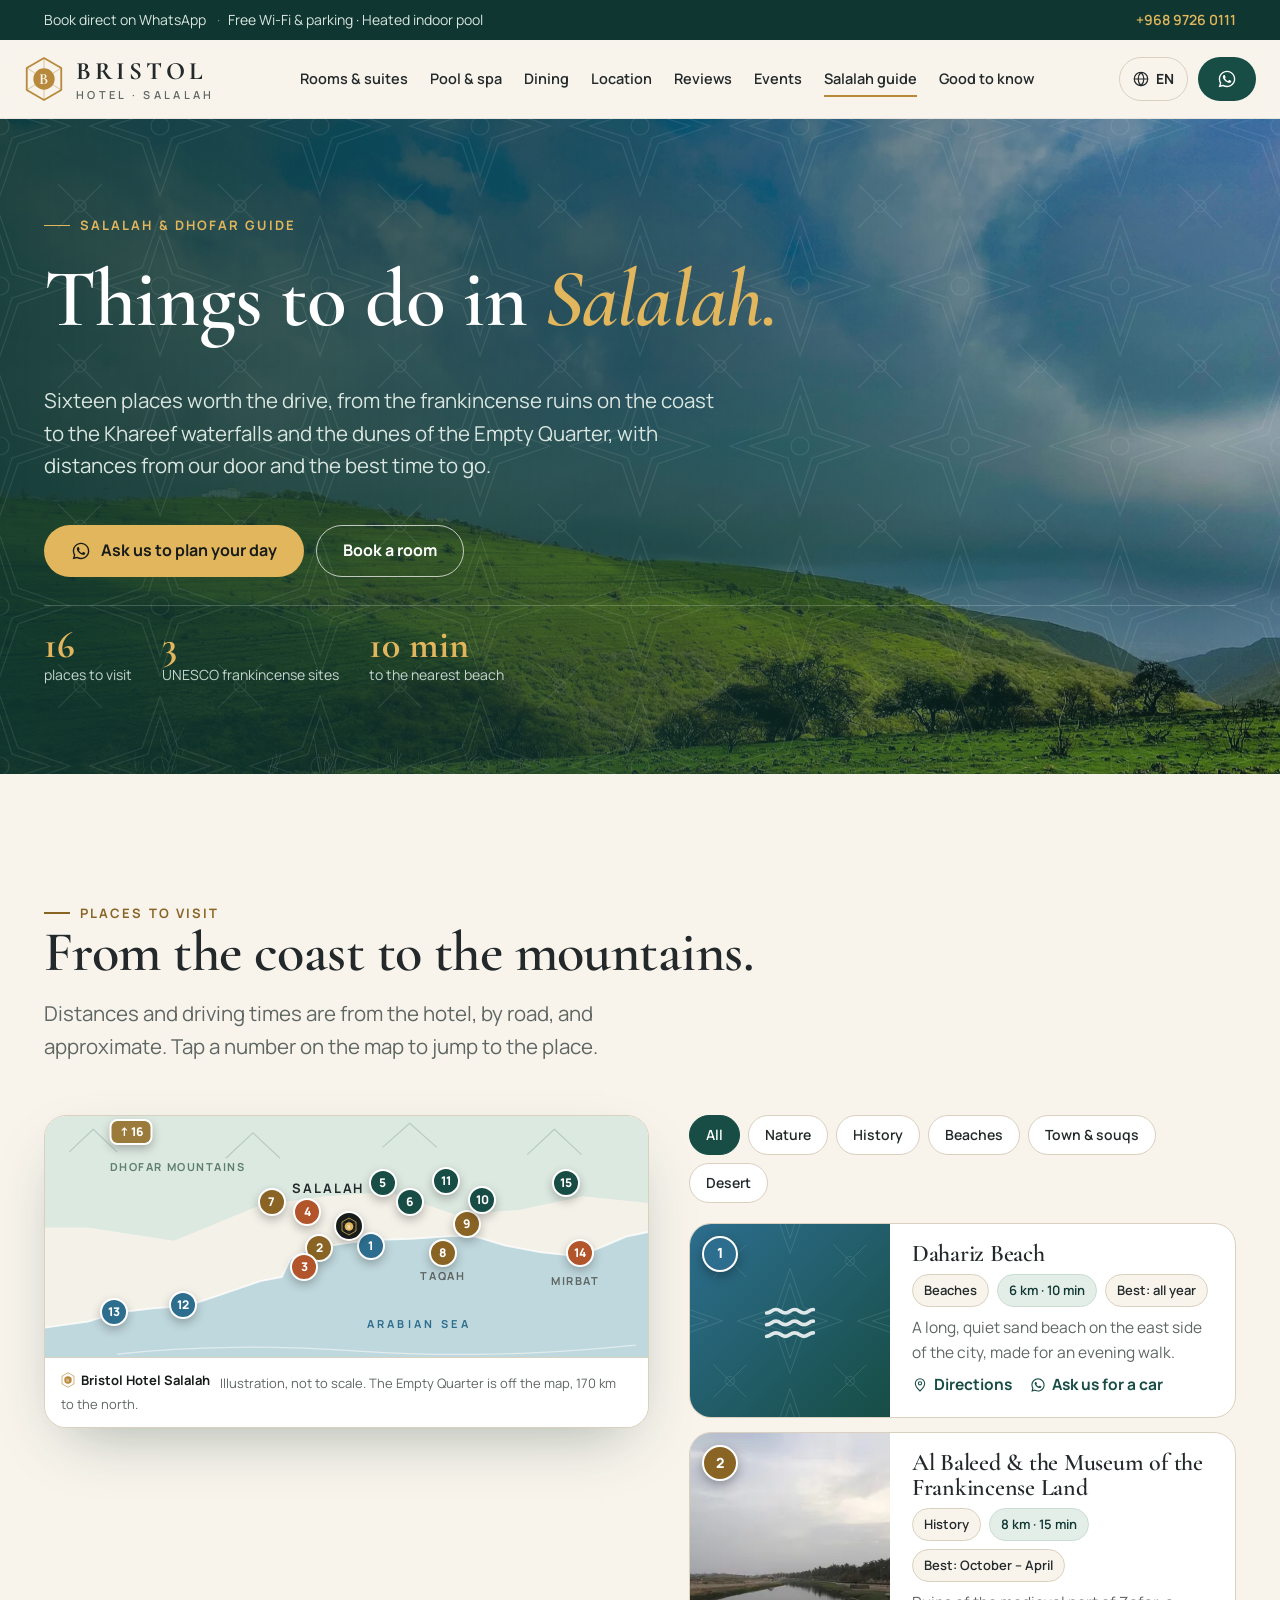
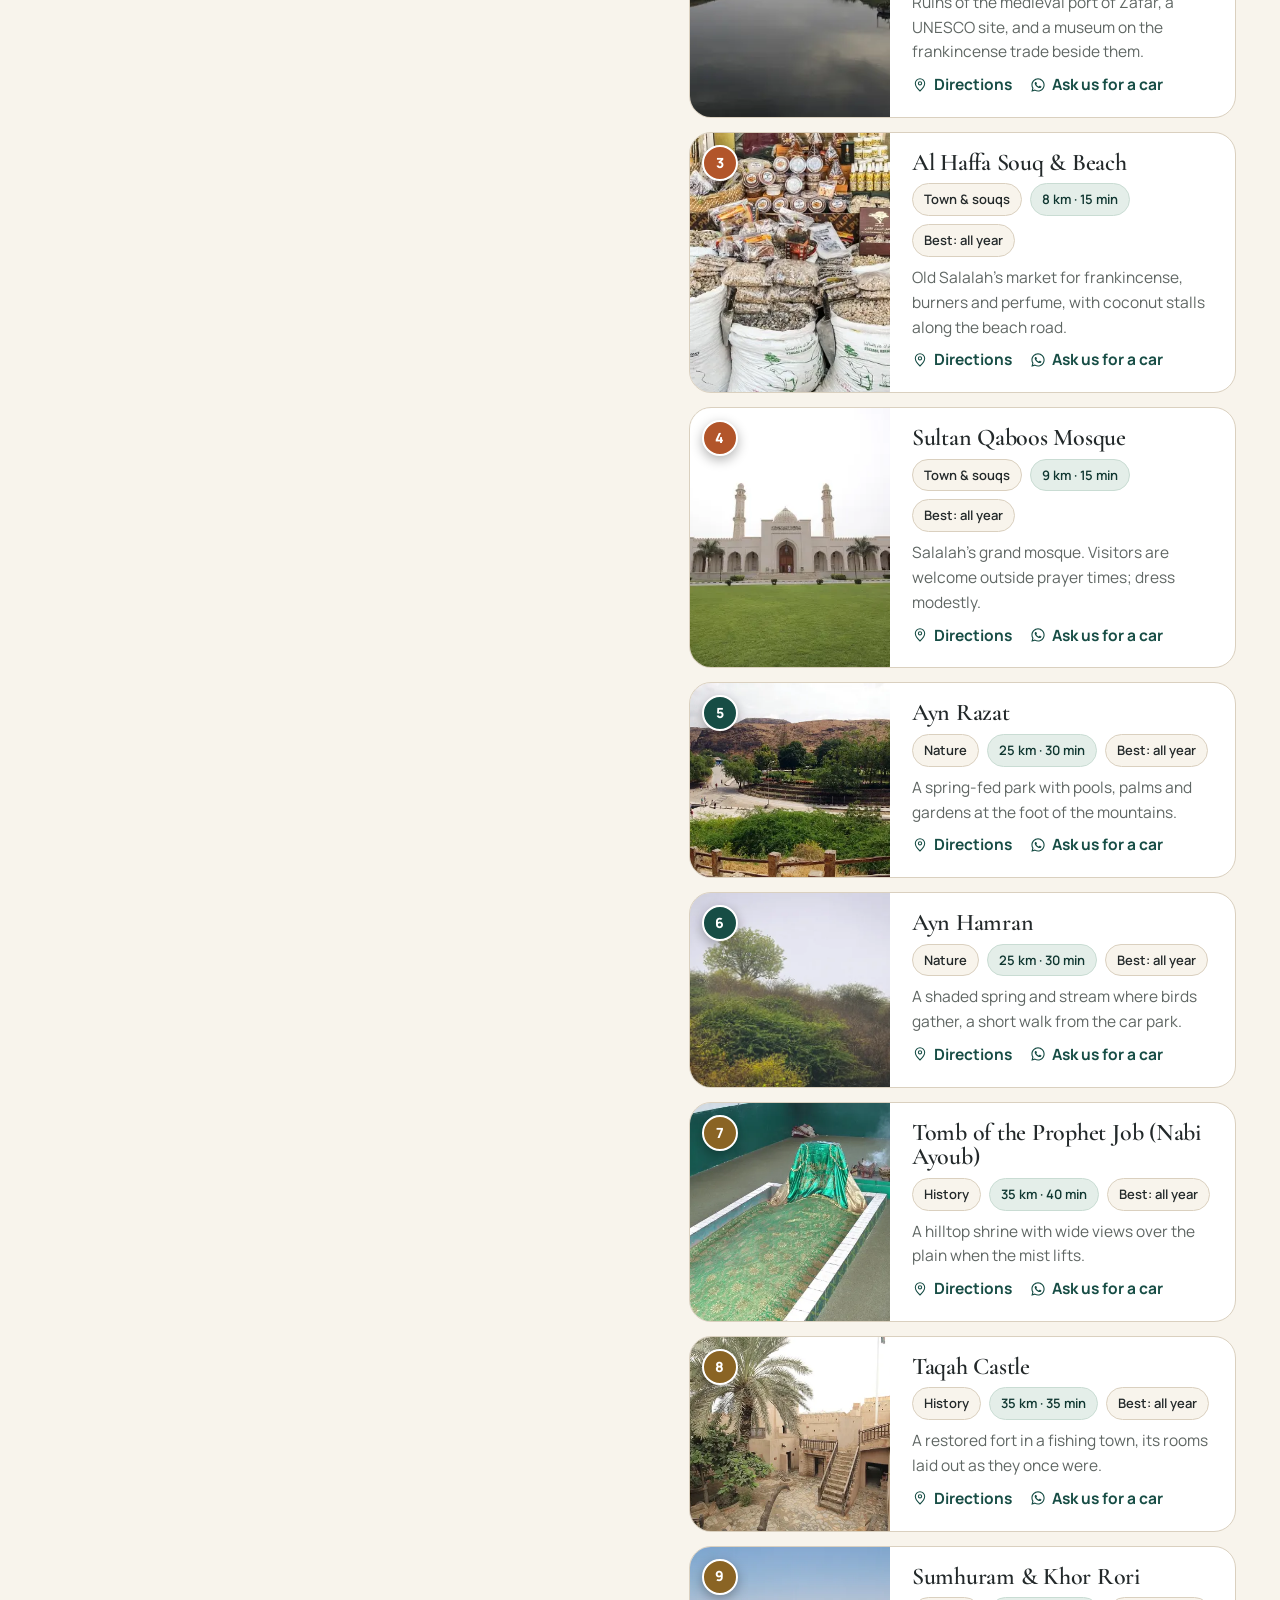
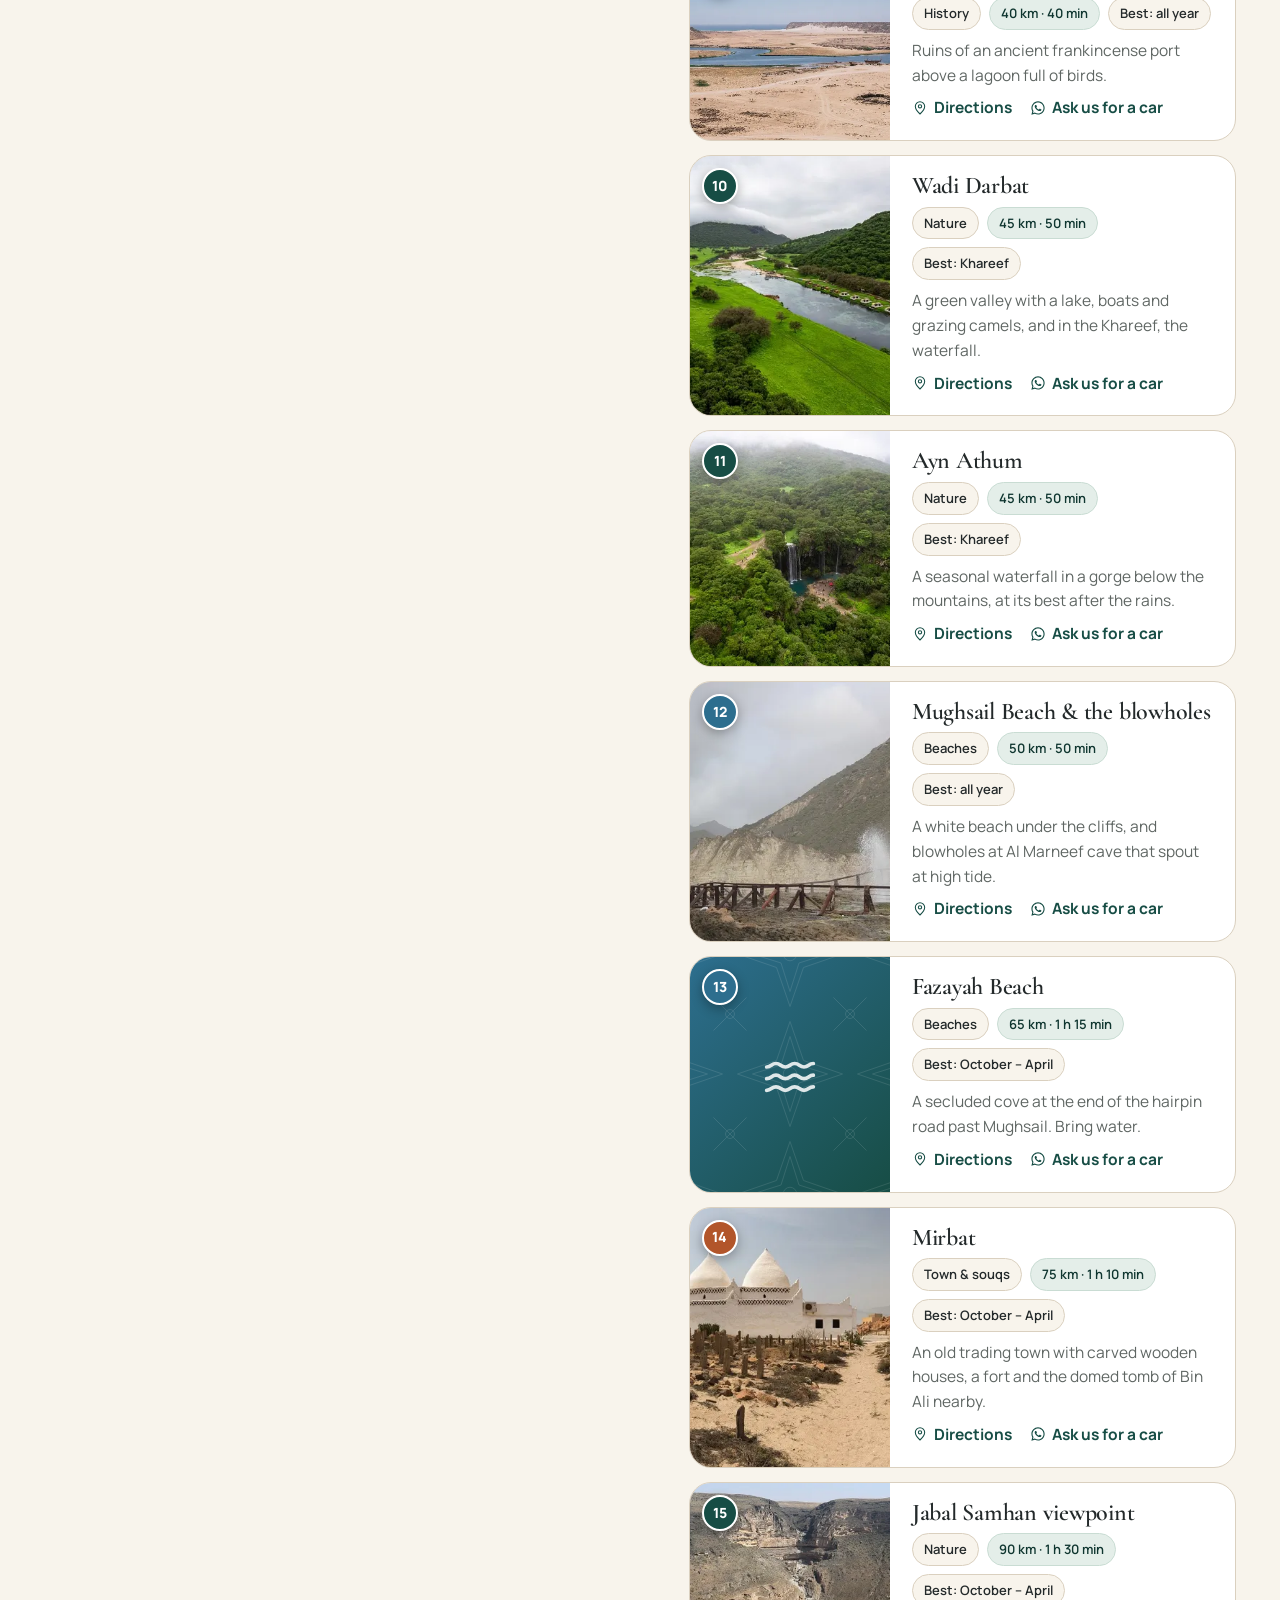
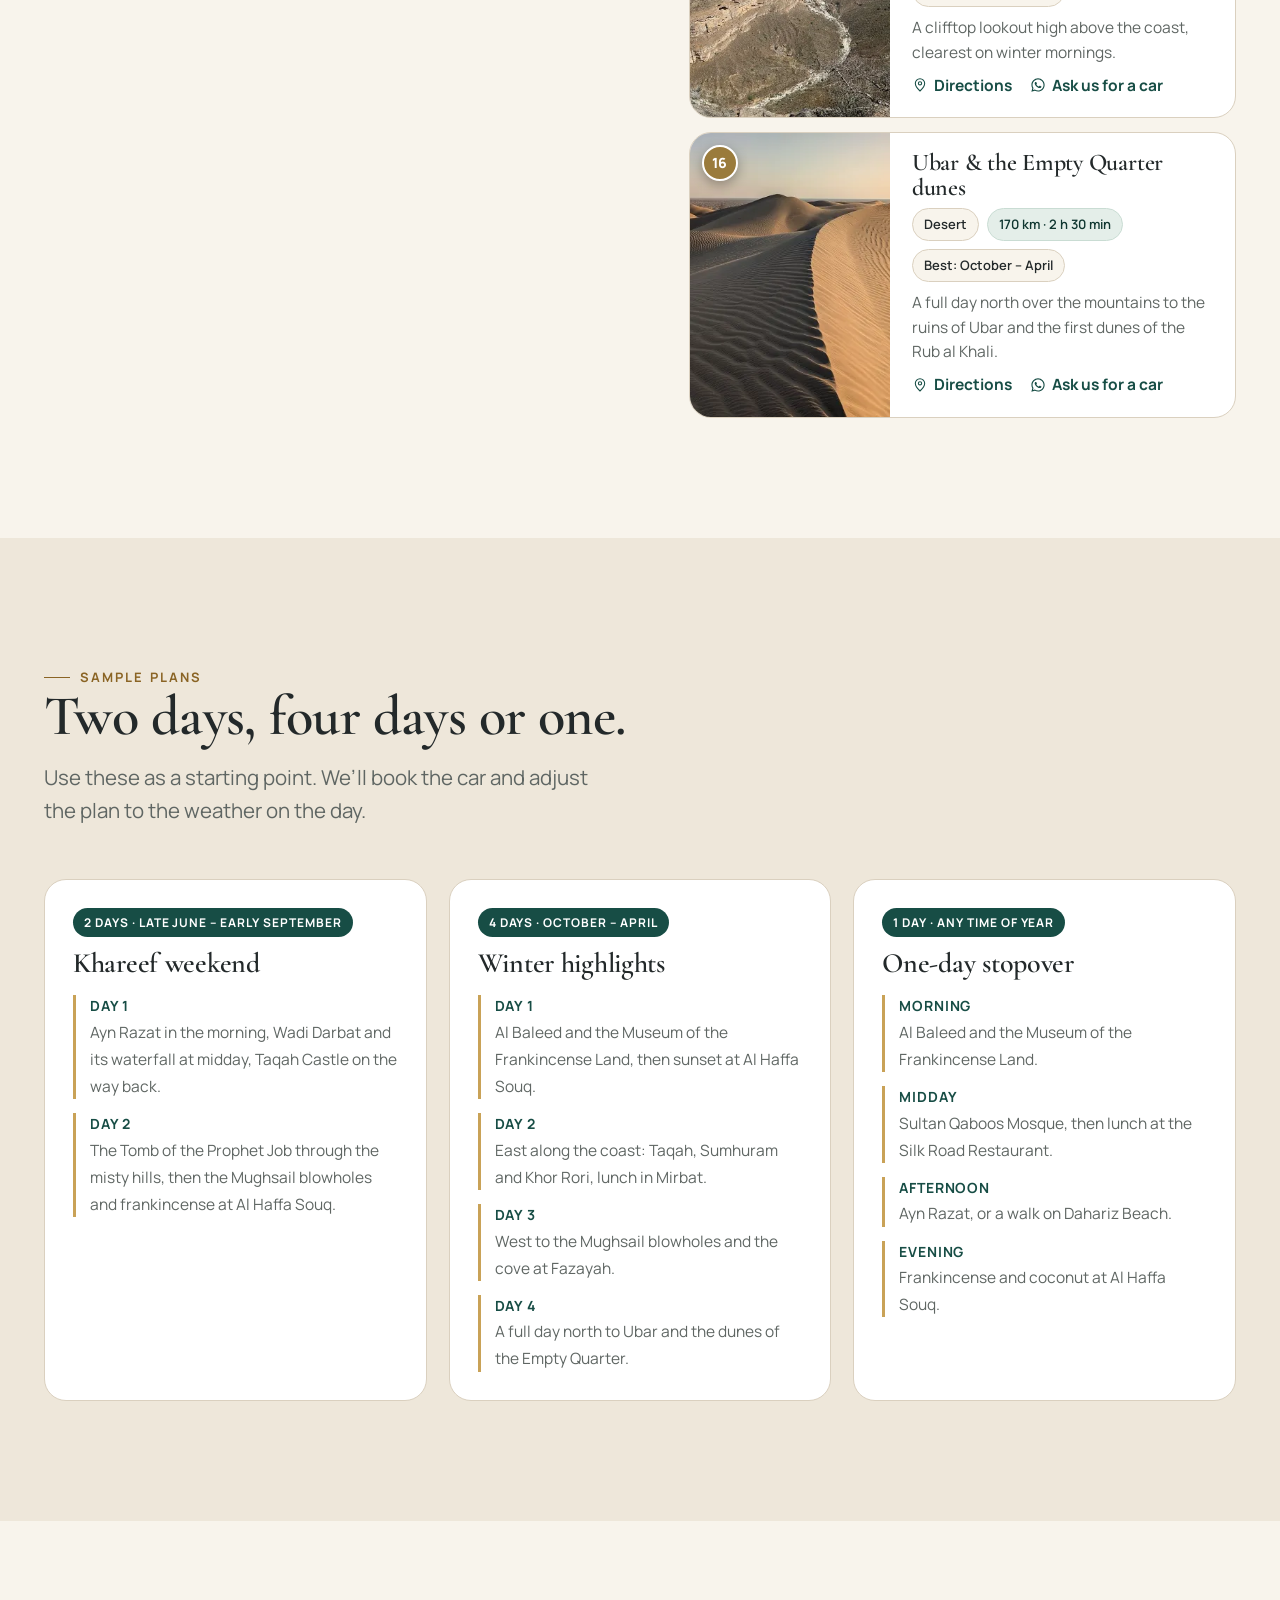
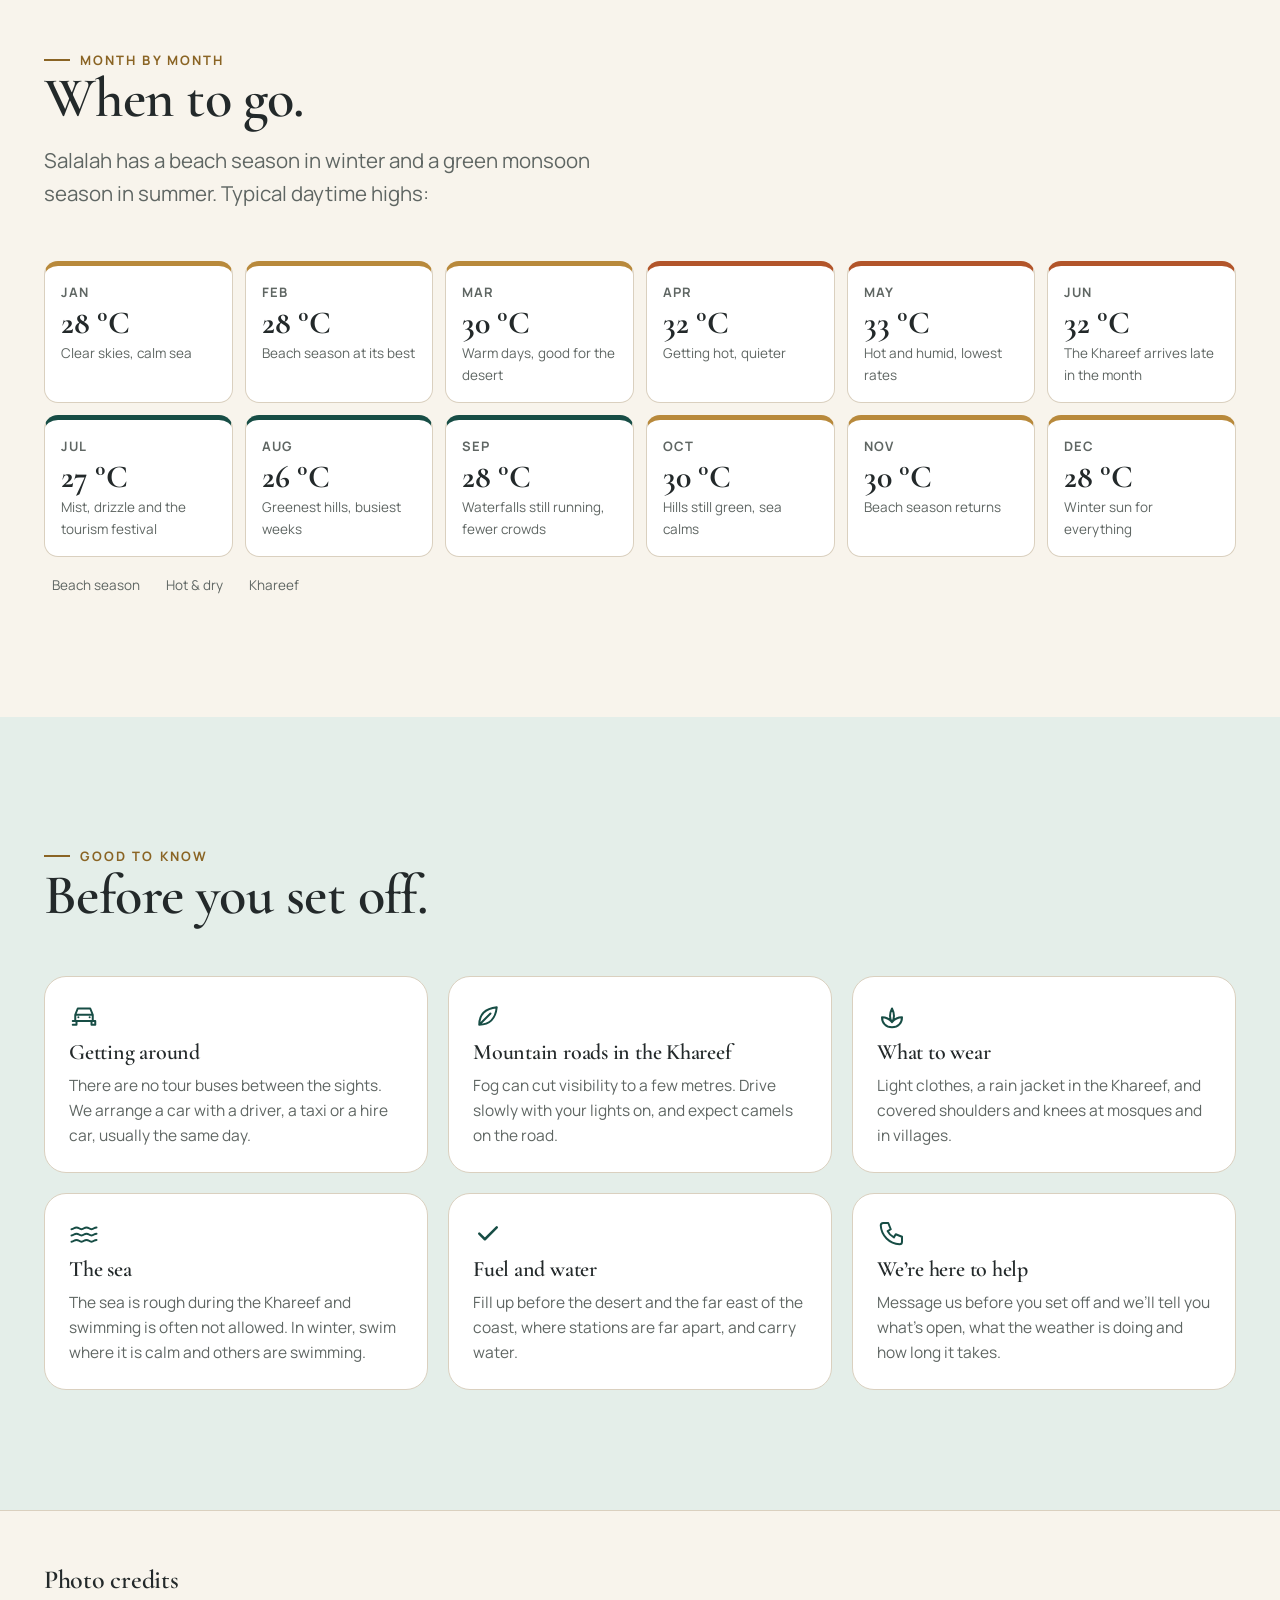
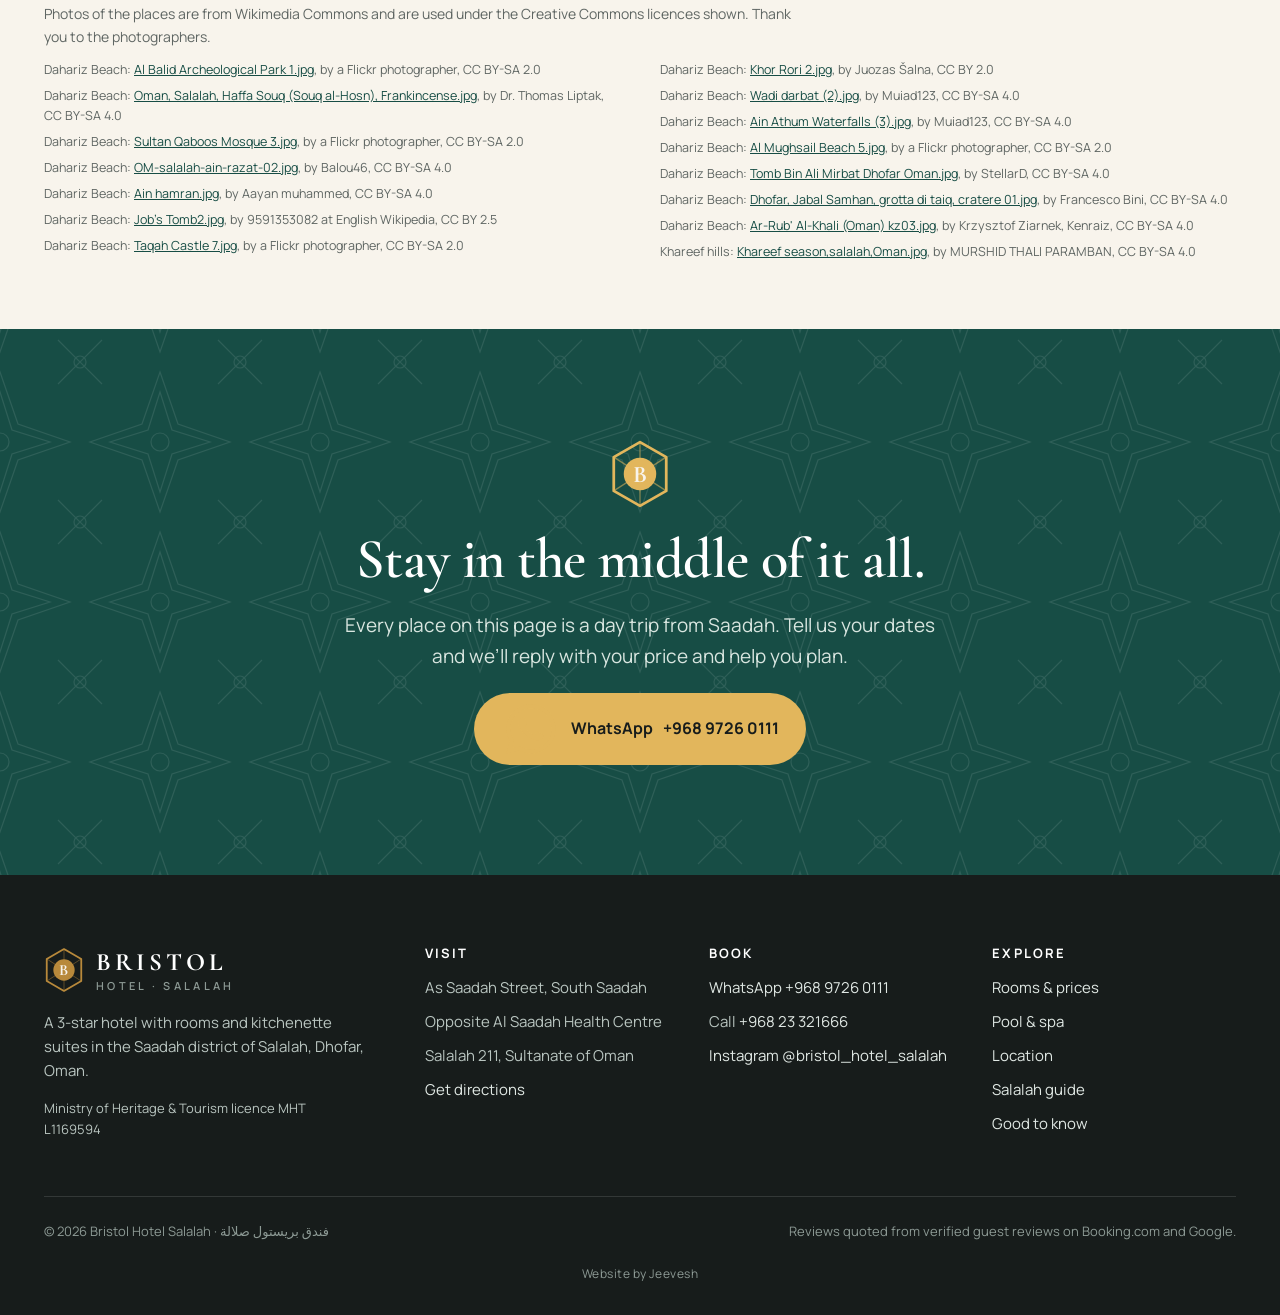
<file: guide/index.html>
<!DOCTYPE html>
<html lang="en" dir="ltr">
<head>
<meta charset="utf-8">
<meta name="viewport" content="width=device-width, initial-scale=1">
<title>Things to do in Salalah | A local guide from Bristol Hotel Salalah</title>
<meta name="description" content="What to see in Salalah and Dhofar: Wadi Darbat, Al Baleed, Mughsail, Mirbat and the Empty Quarter, with distances from the hotel, maps, sample plans and the best months to go.">
<link rel="alternate" hreflang="en" href="https://www.bristolhotelsalalah.com/guide/">
<link rel="alternate" hreflang="ar" href="https://www.bristolhotelsalalah.com/ar/guide/">
<link rel="alternate" hreflang="hi" href="https://www.bristolhotelsalalah.com/hi/guide/">
<link rel="alternate" hreflang="de" href="https://www.bristolhotelsalalah.com/de/guide/">
<link rel="alternate" hreflang="ru" href="https://www.bristolhotelsalalah.com/ru/guide/">
<link rel="alternate" hreflang="fr" href="https://www.bristolhotelsalalah.com/fr/guide/">
<link rel="alternate" hreflang="it" href="https://www.bristolhotelsalalah.com/it/guide/">
<link rel="alternate" hreflang="pl" href="https://www.bristolhotelsalalah.com/pl/guide/">
<link rel="alternate" hreflang="zh-Hans" href="https://www.bristolhotelsalalah.com/zh/guide/">
<link rel="alternate" hreflang="x-default" href="https://www.bristolhotelsalalah.com/guide/">
<link rel="canonical" href="https://www.bristolhotelsalalah.com/guide/">
<meta name="theme-color" content="#0F3630">
<link rel="icon" href="../favicon.ico" sizes="32x32">
<link rel="icon" href="../assets/img/favicon.svg" type="image/svg+xml">
<link rel="apple-touch-icon" href="../assets/img/apple-touch-icon.png">
<meta property="og:type" content="website">
<meta property="og:title" content="Things to do in Salalah">
<meta property="og:description" content="What to see in Salalah and Dhofar: Wadi Darbat, Al Baleed, Mughsail, Mirbat and the Empty Quarter, with distances from the hotel, maps, sample plans and the best months to go.">
<meta property="og:image" content="https://www.bristolhotelsalalah.com/assets/img/og-image.jpg">
<meta property="og:url" content="https://www.bristolhotelsalalah.com/guide/">
<meta name="twitter:card" content="summary_large_image">
<link rel="stylesheet" href="../assets/css/fonts.css?v=ed025330">
<link rel="stylesheet" href="../assets/css/style.css?v=004c1067">
<script type="application/ld+json">
{
  "@context": "https://schema.org",
  "@type": "ItemList",
  "name": "Things to do in Salalah",
  "itemListElement": [
    {
      "@type": "ListItem",
      "position": 1,
      "item": {
        "@type": "TouristAttraction",
        "name": "Dahariz Beach",
        "description": "A long, quiet sand beach on the east side of the city, made for an evening walk.",
        "url": "https://www.bristolhotelsalalah.com/guide/#p-dahariz",
        "geo": {
          "@type": "GeoCoordinates",
          "latitude": 17.03,
          "longitude": 54.175
        }
      }
    },
    {
      "@type": "ListItem",
      "position": 2,
      "item": {
        "@type": "TouristAttraction",
        "name": "Al Baleed & the Museum of the Frankincense Land",
        "description": "Ruins of the medieval port of Zafar, a UNESCO site, and a museum on the frankincense trade beside them.",
        "url": "https://www.bristolhotelsalalah.com/guide/#p-baleed",
        "geo": {
          "@type": "GeoCoordinates",
          "latitude": 17.0144,
          "longitude": 54.1306
        }
      }
    },
    {
      "@type": "ListItem",
      "position": 3,
      "item": {
        "@type": "TouristAttraction",
        "name": "Al Haffa Souq & Beach",
        "description": "Old Salalah’s market for frankincense, burners and perfume, with coconut stalls along the beach road.",
        "url": "https://www.bristolhotelsalalah.com/guide/#p-haffa",
        "geo": {
          "@type": "GeoCoordinates",
          "latitude": 17.0158,
          "longitude": 54.11
        }
      }
    },
    {
      "@type": "ListItem",
      "position": 4,
      "item": {
        "@type": "TouristAttraction",
        "name": "Sultan Qaboos Mosque",
        "description": "Salalah’s grand mosque. Visitors are welcome outside prayer times; dress modestly.",
        "url": "https://www.bristolhotelsalalah.com/guide/#p-mosque",
        "geo": {
          "@type": "GeoCoordinates",
          "latitude": 17.0175,
          "longitude": 54.088
        }
      }
    },
    {
      "@type": "ListItem",
      "position": 5,
      "item": {
        "@type": "TouristAttraction",
        "name": "Ayn Razat",
        "description": "A spring-fed park with pools, palms and gardens at the foot of the mountains.",
        "url": "https://www.bristolhotelsalalah.com/guide/#p-razat",
        "geo": {
          "@type": "GeoCoordinates",
          "latitude": 17.135,
          "longitude": 54.236
        }
      }
    },
    {
      "@type": "ListItem",
      "position": 6,
      "item": {
        "@type": "TouristAttraction",
        "name": "Ayn Hamran",
        "description": "A shaded spring and stream where birds gather, a short walk from the car park.",
        "url": "https://www.bristolhotelsalalah.com/guide/#p-hamran",
        "geo": {
          "@type": "GeoCoordinates",
          "latitude": 17.103,
          "longitude": 54.276
        }
      }
    },
    {
      "@type": "ListItem",
      "position": 7,
      "item": {
        "@type": "TouristAttraction",
        "name": "Tomb of the Prophet Job (Nabi Ayoub)",
        "description": "A hilltop shrine with wide views over the plain when the mist lifts.",
        "url": "https://www.bristolhotelsalalah.com/guide/#p-job",
        "geo": {
          "@type": "GeoCoordinates",
          "latitude": 17.106,
          "longitude": 53.977
        }
      }
    },
    {
      "@type": "ListItem",
      "position": 8,
      "item": {
        "@type": "TouristAttraction",
        "name": "Taqah Castle",
        "description": "A restored fort in a fishing town, its rooms laid out as they once were.",
        "url": "https://www.bristolhotelsalalah.com/guide/#p-taqah",
        "geo": {
          "@type": "GeoCoordinates",
          "latitude": 17.0375,
          "longitude": 54.4019
        }
      }
    },
    {
      "@type": "ListItem",
      "position": 9,
      "item": {
        "@type": "TouristAttraction",
        "name": "Sumhuram & Khor Rori",
        "description": "Ruins of an ancient frankincense port above a lagoon full of birds.",
        "url": "https://www.bristolhotelsalalah.com/guide/#p-khor-rori",
        "geo": {
          "@type": "GeoCoordinates",
          "latitude": 17.039,
          "longitude": 54.432
        }
      }
    },
    {
      "@type": "ListItem",
      "position": 10,
      "item": {
        "@type": "TouristAttraction",
        "name": "Wadi Darbat",
        "description": "A green valley with a lake, boats and grazing camels, and in the Khareef, the waterfall.",
        "url": "https://www.bristolhotelsalalah.com/guide/#p-darbat",
        "geo": {
          "@type": "GeoCoordinates",
          "latitude": 17.104,
          "longitude": 54.453
        }
      }
    },
    {
      "@type": "ListItem",
      "position": 11,
      "item": {
        "@type": "TouristAttraction",
        "name": "Ayn Athum",
        "description": "A seasonal waterfall in a gorge below the mountains, at its best after the rains.",
        "url": "https://www.bristolhotelsalalah.com/guide/#p-athum",
        "geo": {
          "@type": "GeoCoordinates",
          "latitude": 17.126,
          "longitude": 54.413
        }
      }
    },
    {
      "@type": "ListItem",
      "position": 12,
      "item": {
        "@type": "TouristAttraction",
        "name": "Mughsail Beach & the blowholes",
        "description": "A white beach under the cliffs, and blowholes at Al Marneef cave that spout at high tide.",
        "url": "https://www.bristolhotelsalalah.com/guide/#p-mughsail",
        "geo": {
          "@type": "GeoCoordinates",
          "latitude": 16.875,
          "longitude": 53.77
        }
      }
    },
    {
      "@type": "ListItem",
      "position": 13,
      "item": {
        "@type": "TouristAttraction",
        "name": "Fazayah Beach",
        "description": "A secluded cove at the end of the hairpin road past Mughsail. Bring water.",
        "url": "https://www.bristolhotelsalalah.com/guide/#p-fazayah",
        "geo": {
          "@type": "GeoCoordinates",
          "latitude": 16.86,
          "longitude": 53.61
        }
      }
    },
    {
      "@type": "ListItem",
      "position": 14,
      "item": {
        "@type": "TouristAttraction",
        "name": "Mirbat",
        "description": "An old trading town with carved wooden houses, a fort and the domed tomb of Bin Ali nearby.",
        "url": "https://www.bristolhotelsalalah.com/guide/#p-mirbat",
        "geo": {
          "@type": "GeoCoordinates",
          "latitude": 16.993,
          "longitude": 54.693
        }
      }
    },
    {
      "@type": "ListItem",
      "position": 15,
      "item": {
        "@type": "TouristAttraction",
        "name": "Jabal Samhan viewpoint",
        "description": "A clifftop lookout high above the coast, clearest on winter mornings.",
        "url": "https://www.bristolhotelsalalah.com/guide/#p-samhan",
        "geo": {
          "@type": "GeoCoordinates",
          "latitude": 17.15,
          "longitude": 54.66
        }
      }
    },
    {
      "@type": "ListItem",
      "position": 16,
      "item": {
        "@type": "TouristAttraction",
        "name": "Ubar & the Empty Quarter dunes",
        "description": "A full day north over the mountains to the ruins of Ubar and the first dunes of the Rub al Khali.",
        "url": "https://www.bristolhotelsalalah.com/guide/#p-desert",
        "geo": {
          "@type": "GeoCoordinates",
          "latitude": 18.26,
          "longitude": 53.65
        }
      }
    }
  ]
}
</script>
</head>
<body>
<a class="skip" href="#main">Skip to content</a>

<svg width="0" height="0" class="icons" aria-hidden="true">
  <symbol id="i-mark" viewBox="0 0 48 56"><path fill="none" stroke="currentColor" stroke-width="2.2" stroke-linejoin="round" d="M24 2.5 L45 14.5 L45 41.5 L24 53.5 L3 41.5 L3 14.5 Z"/><path fill="none" stroke="currentColor" stroke-width="1" opacity=".55" d="M24 2.5 L24 53.5 M3 14.5 L45 41.5 M45 14.5 L3 41.5"/><circle cx="24" cy="28" r="13" fill="currentColor"/><text x="24" y="34.5" text-anchor="middle" font-family="Cormorant Garamond, Georgia, serif" font-size="19" font-weight="700" fill="#F8F4EC">B</text></symbol>
  <symbol id="i-camera" viewBox="0 0 24 24"><path fill="none" stroke="currentColor" stroke-width="1.8" stroke-linecap="round" stroke-linejoin="round" d="M4 8h3l2-3h6l2 3h3v11H4z"/><circle cx="12" cy="13" r="3.5" fill="none" stroke="currentColor" stroke-width="1.8"/></symbol>
  <symbol id="i-chev" viewBox="0 0 24 24"><path fill="none" stroke="currentColor" stroke-width="2.2" stroke-linecap="round" stroke-linejoin="round" d="M9 5l7 7-7 7"/></symbol>
  <symbol id="i-x" viewBox="0 0 24 24"><path fill="none" stroke="currentColor" stroke-width="2.2" stroke-linecap="round" d="M6 6l12 12M18 6L6 18"/></symbol>
  <symbol id="i-wa" viewBox="0 0 24 24"><path fill="currentColor" d="M12.04 2C6.58 2 2.13 6.45 2.13 11.91c0 1.75.46 3.45 1.32 4.95L2.05 22l5.25-1.38a9.86 9.86 0 0 0 4.74 1.21c5.46 0 9.91-4.45 9.91-9.91C21.95 6.45 17.5 2 12.04 2zm0 18.15a8.2 8.2 0 0 1-4.19-1.15l-.3-.18-3.12.82.83-3.04-.2-.31a8.23 8.23 0 0 1-1.26-4.38c0-4.54 3.7-8.24 8.24-8.24 4.54 0 8.24 3.7 8.24 8.24 0 4.54-3.7 8.24-8.24 8.24zm4.52-6.16c-.25-.12-1.47-.72-1.69-.81-.23-.08-.39-.12-.56.12-.17.25-.64.81-.78.97-.14.17-.29.19-.54.06-.25-.12-1.05-.39-1.99-1.23-.74-.66-1.23-1.47-1.38-1.72-.14-.25-.02-.38.11-.51.11-.11.25-.29.37-.43.12-.14.17-.25.25-.41.08-.17.04-.31-.02-.43-.06-.12-.56-1.34-.76-1.84-.2-.48-.41-.42-.56-.43h-.48c-.17 0-.43.06-.66.31-.23.25-.86.85-.86 2.07 0 1.22.89 2.4 1.01 2.56.12.17 1.75 2.67 4.23 3.74.59.26 1.05.41 1.41.52.59.19 1.13.16 1.56.1.48-.07 1.47-.6 1.67-1.18.21-.58.21-1.07.14-1.18-.06-.1-.22-.16-.47-.28z"/></symbol>
  <symbol id="i-cup" viewBox="0 0 24 24"><path fill="none" stroke="currentColor" stroke-width="1.6" stroke-linecap="round" stroke-linejoin="round" d="M4 9h12v5a5 5 0 0 1-5 5H9a5 5 0 0 1-5-5V9zm12 1h1.5a2.5 2.5 0 0 1 0 5H16M8 3c0 1.2 1 1.2 1 2.4M12 3c0 1.2 1 1.2 1 2.4M3 22h16"/></symbol>
  <symbol id="i-wifi" viewBox="0 0 24 24"><path fill="none" stroke="currentColor" stroke-width="1.6" stroke-linecap="round" d="M2 8.8a15 15 0 0 1 20 0M5 12.3a10 10 0 0 1 14 0M8.5 15.8a5 5 0 0 1 7 0"/><circle cx="12" cy="19.3" r="1.2" fill="currentColor"/></symbol>
  <symbol id="i-car" viewBox="0 0 24 24"><path fill="none" stroke="currentColor" stroke-width="1.6" stroke-linecap="round" stroke-linejoin="round" d="M5 16V11l2-5h10l2 5v5M3 16h18v3h-3v-3M6 16v3H3M7.5 13h.01M16.5 13h.01M5 11h14"/></symbol>
  <symbol id="i-bell" viewBox="0 0 24 24"><path fill="none" stroke="currentColor" stroke-width="1.6" stroke-linecap="round" stroke-linejoin="round" d="M4 17h16M6 17a6 6 0 0 1 12 0M12 8V6M10 6h4M3 20h18"/></symbol>
  <symbol id="i-spa" viewBox="0 0 24 24"><path fill="none" stroke="currentColor" stroke-width="1.6" stroke-linecap="round" stroke-linejoin="round" d="M12 21c-5 0-8-3.5-8-8 3.5 0 6 1.5 8 4 2-2.5 4.5-4 8-4 0 4.5-3 8-8 8zM12 17c-2-3-2-7 0-11 2 4 2 8 0 11z"/></symbol>
  <symbol id="i-check" viewBox="0 0 24 24"><path fill="none" stroke="currentColor" stroke-width="2" stroke-linecap="round" stroke-linejoin="round" d="M5 12.5l4.5 4.5L19 7.5"/></symbol>
  <symbol id="i-plane" viewBox="0 0 24 24"><path fill="none" stroke="currentColor" stroke-width="1.6" stroke-linecap="round" stroke-linejoin="round" d="M10.5 13.5L3 11l1.5-1.5 8 1L17 6a2 2 0 0 1 3 3l-4.5 4.5 1 8L15 23l-2.5-7.5L9 19v3l-1.5 1L6 19.5 2.5 18l1-1.5h3l3.5-3.5"/></symbol>
  <symbol id="i-pin" viewBox="0 0 24 24"><path fill="none" stroke="currentColor" stroke-width="1.6" stroke-linecap="round" stroke-linejoin="round" d="M12 21s-7-6.2-7-11.5a7 7 0 0 1 14 0C19 14.8 12 21 12 21z"/><circle cx="12" cy="9.5" r="2.5" fill="none" stroke="currentColor" stroke-width="1.6"/></symbol>
  <symbol id="i-menu" viewBox="0 0 24 24"><path fill="none" stroke="currentColor" stroke-width="1.8" stroke-linecap="round" d="M4 8h16M4 16h16"/></symbol>
  <symbol id="i-family" viewBox="0 0 24 24"><path fill="none" stroke="currentColor" stroke-width="1.6" stroke-linecap="round" stroke-linejoin="round" d="M7 7a2.5 2.5 0 1 0 0-.01M17 7a2.5 2.5 0 1 0 0-.01M3 20v-5a4 4 0 0 1 8 0v5M13 20v-5a4 4 0 0 1 8 0v5"/></symbol>
  <symbol id="i-sofa" viewBox="0 0 24 24"><path fill="none" stroke="currentColor" stroke-width="1.6" stroke-linecap="round" stroke-linejoin="round" d="M4 11V8a3 3 0 0 1 3-3h10a3 3 0 0 1 3 3v3M2 13a2 2 0 0 1 4 0v2h12v-2a2 2 0 0 1 4 0v5H2v-5zM5 18v2M19 18v2"/></symbol>
  <symbol id="i-kitchen" viewBox="0 0 24 24"><path fill="none" stroke="currentColor" stroke-width="1.6" stroke-linecap="round" stroke-linejoin="round" d="M4 10h16v3a6 6 0 0 1-6 6h-4a6 6 0 0 1-6-6v-3zM2 10h20M8 4c0 1.2 1 1.2 1 2.4M12 4c0 1.2 1 1.2 1 2.4M16 4c0 1.2 1 1.2 1 2.4M8 22h8"/></symbol>
  <symbol id="i-balcony" viewBox="0 0 24 24"><path fill="none" stroke="currentColor" stroke-width="1.6" stroke-linecap="round" stroke-linejoin="round" d="M3 20l5-8 3 5 3-9 7 12H3zM16 5a2 2 0 1 0 0-.01"/></symbol>
  <symbol id="i-steam" viewBox="0 0 24 24"><path fill="none" stroke="currentColor" stroke-width="1.6" stroke-linecap="round" d="M8 3c-1.5 2 1.5 3 0 5s1.5 3 0 5M12 3c-1.5 2 1.5 3 0 5s1.5 3 0 5M16 3c-1.5 2 1.5 3 0 5s1.5 3 0 5M3 17h18v4H3z"/></symbol>
  <symbol id="i-pool" viewBox="0 0 24 24"><path fill="none" stroke="currentColor" stroke-width="1.6" stroke-linecap="round" d="M2 17c2 0 2-1.5 4-1.5S8 17 10 17s2-1.5 4-1.5S16 17 18 17s2-1.5 4-1.5M2 21c2 0 2-1.5 4-1.5S8 21 10 21s2-1.5 4-1.5S16 21 18 21s2-1.5 4-1.5M8 13V5a2 2 0 0 1 4 0M16 13V5a2 2 0 0 0-4 0M8 9h8"/></symbol>
  <symbol id="i-gym" viewBox="0 0 24 24"><path fill="none" stroke="currentColor" stroke-width="1.6" stroke-linecap="round" stroke-linejoin="round" d="M6 8v8M3 10v4M18 8v8M21 10v4M6 12h12M3 12h0M21 12h0M5 8h2M17 8h2M5 16h2M17 16h2"/></symbol>
  <symbol id="i-leaf" viewBox="0 0 24 24"><path fill="none" stroke="currentColor" stroke-width="1.6" stroke-linecap="round" stroke-linejoin="round" d="M5 19c0-8 5-13 14-14-1 9-6 14-14 14zM5 19l9-9"/></symbol>
  <symbol id="i-column" viewBox="0 0 24 24"><path fill="none" stroke="currentColor" stroke-width="1.6" stroke-linecap="round" stroke-linejoin="round" d="M4 21h16M5 18h14M6 6h12M5 4h14M8 6v12M12 6v12M16 6v12"/></symbol>
  <symbol id="i-wave" viewBox="0 0 24 24"><path fill="none" stroke="currentColor" stroke-width="1.6" stroke-linecap="round" d="M2 9c2 0 2-1.5 4-1.5S8 9 10 9s2-1.5 4-1.5S16 9 18 9s2-1.5 4-1.5M2 14c2 0 2-1.5 4-1.5S8 14 10 14s2-1.5 4-1.5S16 14 18 14s2-1.5 4-1.5M2 19c2 0 2-1.5 4-1.5S8 19 10 19s2-1.5 4-1.5S16 19 18 19s2-1.5 4-1.5"/></symbol>
  <symbol id="i-hall" viewBox="0 0 24 24"><path fill="none" stroke="currentColor" stroke-width="1.6" stroke-linecap="round" stroke-linejoin="round" d="M3 21h18M4 21V9l8-5 8 5v12M9 21v-6h6v6M12 9h.01"/></symbol>
  <symbol id="i-ig" viewBox="0 0 24 24"><rect x="3" y="3" width="18" height="18" rx="5" fill="none" stroke="currentColor" stroke-width="1.6"/><circle cx="12" cy="12" r="4" fill="none" stroke="currentColor" stroke-width="1.6"/><circle cx="17.2" cy="6.8" r="1.1" fill="currentColor"/></symbol>
  <symbol id="i-phone" viewBox="0 0 24 24"><path fill="none" stroke="currentColor" stroke-width="1.6" stroke-linecap="round" stroke-linejoin="round" d="M5 4h4l2 5-2.5 1.5a11 11 0 0 0 5 5L15 13l5 2v4a2 2 0 0 1-2 2A16 16 0 0 1 3 6a2 2 0 0 1 2-2"/></symbol>
  <symbol id="i-moon" viewBox="0 0 24 24"><path fill="none" stroke="currentColor" stroke-width="1.6" stroke-linecap="round" stroke-linejoin="round" d="M20 14.5A8 8 0 0 1 9.5 4a8 8 0 1 0 10.5 10.5z"/></symbol>
</svg>

<div class="topbar">
  <div class="container">
    <span>Book direct on WhatsApp <span class="dot">·</span><span class="hide-sm">Free Wi-Fi &amp; parking · Heated indoor pool</span></span>
    <a class="nowrap" href="https://wa.me/96897260111" data-wa>+968 9726 0111</a>
  </div>
</div>

<header class="header">
  <div class="container">
    <a class="brand" href="./../" aria-label="Bristol Hotel Salalah, home">
      <svg aria-hidden="true"><use href="#i-mark"/></svg>
      <span class="brand-text"><span class="brand-name">Bristol</span><span class="brand-sub">Hotel · Salalah</span></span>
    </a>
    <nav class="nav" id="nav" aria-label="Main">
      <a href="./../#rooms">Rooms &amp; suites</a>
      <a href="./../#wellness">Pool &amp; spa</a>
      <a href="./../#dining">Dining</a>
      <a href="./../#location">Location</a>
      <a href="./../#reviews">Reviews</a>
      <a href="./../#events">Events</a>
      <a href="./" aria-current="page">Salalah guide</a>
      <a href="./../#know">Good to know</a>
    </nav>
    <div class="header-actions">
      <!--langs--><details class="langs" translate="no"><summary aria-label="Language: English"><svg viewBox="0 0 24 24" aria-hidden="true"><path fill="none" stroke="currentColor" stroke-width="1.6" d="M12 3a9 9 0 1 0 0 18 9 9 0 0 0 0-18zm-9 9h18M12 3c2.5 2.6 3.8 5.6 3.8 9s-1.3 6.4-3.8 9c-2.5-2.6-3.8-5.6-3.8-9S9.5 5.6 12 3z"/></svg>EN</summary><ul><li><a href="../guide/" hreflang="en" lang="en" aria-current="true">English</a></li><li><a href="../ar/guide/" hreflang="ar" lang="ar">العربية</a></li><li><a href="../hi/guide/" hreflang="hi" lang="hi">हिन्दी</a></li><li><a href="../de/guide/" hreflang="de" lang="de">Deutsch</a></li><li><a href="../ru/guide/" hreflang="ru" lang="ru">Русский</a></li><li><a href="../fr/guide/" hreflang="fr" lang="fr">Français</a></li><li><a href="../it/guide/" hreflang="it" lang="it">Italiano</a></li><li><a href="../pl/guide/" hreflang="pl" lang="pl">Polski</a></li><li><a href="../zh/guide/" hreflang="zh-Hans" lang="zh-Hans">简体中文</a></li></ul></details><!--/langs-->
      <a class="btn btn-primary btn-sm" href="https://wa.me/96897260111" data-wa><svg aria-hidden="true"><use href="#i-wa"/></svg><span class="btn-wa-text">Book on WhatsApp</span><span class="sr-only">Book on WhatsApp</span></a>
      <button class="menu-btn" type="button" data-t-open="Open menu" data-t-close="Close menu" aria-label="Open menu" aria-expanded="false" aria-controls="nav"><svg aria-hidden="true"><use href="#i-menu"/></svg></button>
    </div>
  </div>
</header>

<main id="main">
<section class="ghero" id="top">
  <div class="ghero-bg"><img srcset="../assets/img/places/hero-540.webp 540w, ../assets/img/places/hero-800.webp 800w, ../assets/img/places/hero-1080.webp 1080w, ../assets/img/places/hero-1920.webp 1920w" sizes="100vw" src="../assets/img/places/hero.jpg" alt="Green hills above the sea near Salalah during the Khareef" width="1920" height="1440" fetchpriority="high"></div>
  <div class="container">
    <span class="eyebrow">Salalah &amp; Dhofar guide</span>
    <h1>Things to do in <em>Salalah.</em></h1>
    <p class="lead">Sixteen places worth the drive, from the frankincense ruins on the coast to the Khareef waterfalls and the dunes of the Empty Quarter, with distances from our door and the best time to go.</p>
    <div class="hero-ctas">
      <a class="btn btn-gold" href="https://wa.me/96897260111?text=Hi%20Bristol%20Hotel%20Salalah%2C%20can%20you%20help%20me%20plan%20a%20day%20out%3F" data-wa-fixed><svg aria-hidden="true"><use href="#i-wa"/></svg>Ask us to plan your day</a>
      <a class="btn btn-light" href="./../#book">Book a room</a>
    </div>
    <ul class="ghero-stats">
      <li><strong>16</strong><span>places to visit</span></li>
      <li><strong>3</strong><span>UNESCO frankincense sites</span></li>
      <li><strong>10 min</strong><span>to the nearest beach</span></li>
    </ul>
  </div>
</section>

<section class="section explore" id="places" aria-label="Places to visit">
  <div class="container">
    <div class="section-head reveal">
      <div>
        <span class="eyebrow">Places to visit</span>
        <h2>From the coast to the mountains.</h2>
        <p class="lead">Distances and driving times are from the hotel, by road, and approximate. Tap a number on the map to jump to the place.</p>
      </div>
    </div>
    <div class="explore-grid">
      <figure class="gmap">
        <div class="gmap-canvas">
        <svg viewBox="0 0 1000 400" aria-hidden="true" focusable="false" preserveAspectRatio="none">
          <rect width="1000" height="400" fill="#F4F1E8"/>
          <path d="M-36 185 L71 185 L214 207 L357 148 L464 133 L571 126 L679 163 L786 156 L893 133 L1036 148 L1036 -15 L-36 -15 Z" fill="#DCE9E0"/>
          <path d="M40 60 L80 22 L120 60 M300 70 L345 28 L390 70 M560 52 L605 12 L650 52 M800 64 L845 22 L890 64" fill="none" stroke="#B7CCBF" stroke-width="2" stroke-linejoin="round"/>
          <path d="M-36 356 L71 341 L121 326 L179 319 L236 315 L293 296 L357 274 L393 267 L407 237 L436 222 L486 213 L536 206 L607 204 L679 199 L714 200 L764 215 L821 226 L886 233 L929 215 L964 200 L1036 185 L1050 450 L-50 450 Z" fill="#BFD8DD"/>
          <path d="M-36 356 L71 341 L121 326 L179 319 L236 315 L293 296 L357 274 L393 267 L407 237 L436 222 L486 213 L536 206 L607 204 L679 199 L714 200 L764 215 L821 226 L886 233 L929 215 L964 200 L1036 185" fill="none" stroke="#fff" stroke-width="3" opacity=".8"/>
          <path d="M120 395 Q300 375 520 390 T980 380" fill="none" stroke="#fff" stroke-width="2" opacity=".5"/>
        </svg>
        <span class="maplabel ml-salalah" aria-hidden="true">Salalah</span>
        <span class="maplabel ml-taqah" aria-hidden="true">Taqah</span>
        <span class="maplabel ml-mirbat" aria-hidden="true">Mirbat</span>
        <span class="maplabel ml-sea" aria-hidden="true">Arabian Sea</span>
        <span class="maplabel ml-hills" aria-hidden="true">Dhofar Mountains</span>
        <span class="pin pin-hotel"><svg aria-hidden="true"><use href="#i-mark"/></svg></span>
        <button class="pin pin-dahariz pin-cat-beach" type="button" data-id="p-dahariz" data-cat="beach" aria-label="Dahariz Beach">1</button>
        <button class="pin pin-baleed pin-cat-history" type="button" data-id="p-baleed" data-cat="history" aria-label="Al Baleed &amp; the Museum of the Frankincense Land">2</button>
        <button class="pin pin-haffa pin-cat-town" type="button" data-id="p-haffa" data-cat="town" aria-label="Al Haffa Souq &amp; Beach">3</button>
        <button class="pin pin-mosque pin-cat-town" type="button" data-id="p-mosque" data-cat="town" aria-label="Sultan Qaboos Mosque">4</button>
        <button class="pin pin-razat pin-cat-nature" type="button" data-id="p-razat" data-cat="nature" aria-label="Ayn Razat">5</button>
        <button class="pin pin-hamran pin-cat-nature" type="button" data-id="p-hamran" data-cat="nature" aria-label="Ayn Hamran">6</button>
        <button class="pin pin-job pin-cat-history" type="button" data-id="p-job" data-cat="history" aria-label="Tomb of the Prophet Job (Nabi Ayoub)">7</button>
        <button class="pin pin-taqah pin-cat-history" type="button" data-id="p-taqah" data-cat="history" aria-label="Taqah Castle">8</button>
        <button class="pin pin-khor-rori pin-cat-history" type="button" data-id="p-khor-rori" data-cat="history" aria-label="Sumhuram &amp; Khor Rori">9</button>
        <button class="pin pin-darbat pin-cat-nature" type="button" data-id="p-darbat" data-cat="nature" aria-label="Wadi Darbat">10</button>
        <button class="pin pin-athum pin-cat-nature" type="button" data-id="p-athum" data-cat="nature" aria-label="Ayn Athum">11</button>
        <button class="pin pin-mughsail pin-cat-beach" type="button" data-id="p-mughsail" data-cat="beach" aria-label="Mughsail Beach &amp; the blowholes">12</button>
        <button class="pin pin-fazayah pin-cat-beach" type="button" data-id="p-fazayah" data-cat="beach" aria-label="Fazayah Beach">13</button>
        <button class="pin pin-mirbat pin-cat-town" type="button" data-id="p-mirbat" data-cat="town" aria-label="Mirbat">14</button>
        <button class="pin pin-samhan pin-cat-nature" type="button" data-id="p-samhan" data-cat="nature" aria-label="Jabal Samhan viewpoint">15</button>
        <button class="pin pin-desert pin-cat-desert pin-off" type="button" data-id="p-desert" data-cat="desert" aria-label="Ubar &amp; the Empty Quarter dunes">↑ 16</button>
        </div>
        <figcaption><span class="legend"><svg aria-hidden="true"><use href="#i-mark"/></svg>Bristol Hotel Salalah</span>Illustration, not to scale. The Empty Quarter is off the map, 170 km to the north.</figcaption>
      </figure>
      <div>
        <div class="tabs pfilter" role="group" aria-label="Filter places">
          <button class="tab is-active" type="button" data-filter="all" aria-pressed="true">All</button>
          <button class="tab" type="button" data-filter="nature" aria-pressed="false">Nature</button>
          <button class="tab" type="button" data-filter="history" aria-pressed="false">History</button>
          <button class="tab" type="button" data-filter="beach" aria-pressed="false">Beaches</button>
          <button class="tab" type="button" data-filter="town" aria-pressed="false">Town &amp; souqs</button>
          <button class="tab" type="button" data-filter="desert" aria-pressed="false">Desert</button>
        </div>
        <ol class="spots">
        <li class="place reveal" id="p-dahariz" data-cat="beach">
          <div class="place-media place-art"><svg aria-hidden="true"><use href="#i-wave"/></svg><span class="place-num" aria-hidden="true">1</span></div>
          <div class="place-body">
            <h3>Dahariz Beach</h3>
            <ul class="chips"><li>Beaches</li><li>6 km · 10 min</li><li>Best: all year</li></ul>
            <p>A long, quiet sand beach on the east side of the city, made for an evening walk.</p>
            <p class="place-links"><a href="https://www.google.com/maps/dir/?api=1&amp;origin=17.0526615,54.1570177&amp;destination=Dahariz+Beach+Salalah&amp;travelmode=driving" target="_blank" rel="noopener"><svg aria-hidden="true"><use href="#i-pin"/></svg>Directions</a><a href="https://wa.me/96897260111?text=Hi%20Bristol%20Hotel%20Salalah%2C%20I%27d%20like%20a%20car%20to%20Dahariz%20Beach.%20My%20date%3A%20" data-wa-fixed><svg aria-hidden="true"><use href="#i-wa"/></svg>Ask us for a car</a></p>
          </div>
        </li>
        <li class="place reveal" id="p-baleed" data-cat="history">
          <div class="place-media"><img srcset="../assets/img/places/baleed-540.webp 540w, ../assets/img/places/baleed-800.webp 800w, ../assets/img/places/baleed-1080.webp 960w" sizes="(max-width:700px) 100vw, 220px" src="../assets/img/places/baleed.jpg" alt="Al Baleed &amp; the Museum of the Frankincense Land" width="960" height="640" loading="lazy"><span class="place-num" aria-hidden="true">2</span></div>
          <div class="place-body">
            <h3>Al Baleed &amp; the Museum of the Frankincense Land</h3>
            <ul class="chips"><li>History</li><li>8 km · 15 min</li><li>Best: October – April</li></ul>
            <p>Ruins of the medieval port of Zafar, a UNESCO site, and a museum on the frankincense trade beside them.</p>
            <p class="place-links"><a href="https://www.google.com/maps/dir/?api=1&amp;origin=17.0526615,54.1570177&amp;destination=Al+Baleed+Archaeological+Park+Salalah&amp;travelmode=driving" target="_blank" rel="noopener"><svg aria-hidden="true"><use href="#i-pin"/></svg>Directions</a><a href="https://wa.me/96897260111?text=Hi%20Bristol%20Hotel%20Salalah%2C%20I%27d%20like%20a%20car%20to%20Al%20Baleed%20%26%20the%20Museum%20of%20the%20Frankincense%20Land.%20My%20date%3A%20" data-wa-fixed><svg aria-hidden="true"><use href="#i-wa"/></svg>Ask us for a car</a></p>
          </div>
        </li>
        <li class="place reveal" id="p-haffa" data-cat="town">
          <div class="place-media"><img srcset="../assets/img/places/haffa-540.webp 540w, ../assets/img/places/haffa-800.webp 800w, ../assets/img/places/haffa-1080.webp 960w" sizes="(max-width:700px) 100vw, 220px" src="../assets/img/places/haffa.jpg" alt="Al Haffa Souq &amp; Beach" width="960" height="640" loading="lazy"><span class="place-num" aria-hidden="true">3</span></div>
          <div class="place-body">
            <h3>Al Haffa Souq &amp; Beach</h3>
            <ul class="chips"><li>Town &amp; souqs</li><li>8 km · 15 min</li><li>Best: all year</li></ul>
            <p>Old Salalah’s market for frankincense, burners and perfume, with coconut stalls along the beach road.</p>
            <p class="place-links"><a href="https://www.google.com/maps/dir/?api=1&amp;origin=17.0526615,54.1570177&amp;destination=Al+Haffa+Souq+Salalah&amp;travelmode=driving" target="_blank" rel="noopener"><svg aria-hidden="true"><use href="#i-pin"/></svg>Directions</a><a href="https://wa.me/96897260111?text=Hi%20Bristol%20Hotel%20Salalah%2C%20I%27d%20like%20a%20car%20to%20Al%20Haffa%20Souq%20%26%20Beach.%20My%20date%3A%20" data-wa-fixed><svg aria-hidden="true"><use href="#i-wa"/></svg>Ask us for a car</a></p>
          </div>
        </li>
        <li class="place reveal" id="p-mosque" data-cat="town">
          <div class="place-media"><img srcset="../assets/img/places/mosque-540.webp 540w, ../assets/img/places/mosque-800.webp 800w, ../assets/img/places/mosque-1080.webp 960w" sizes="(max-width:700px) 100vw, 220px" src="../assets/img/places/mosque.jpg" alt="Sultan Qaboos Mosque" width="960" height="640" loading="lazy"><span class="place-num" aria-hidden="true">4</span></div>
          <div class="place-body">
            <h3>Sultan Qaboos Mosque</h3>
            <ul class="chips"><li>Town &amp; souqs</li><li>9 km · 15 min</li><li>Best: all year</li></ul>
            <p>Salalah’s grand mosque. Visitors are welcome outside prayer times; dress modestly.</p>
            <p class="place-links"><a href="https://www.google.com/maps/dir/?api=1&amp;origin=17.0526615,54.1570177&amp;destination=Sultan+Qaboos+Mosque+Salalah&amp;travelmode=driving" target="_blank" rel="noopener"><svg aria-hidden="true"><use href="#i-pin"/></svg>Directions</a><a href="https://wa.me/96897260111?text=Hi%20Bristol%20Hotel%20Salalah%2C%20I%27d%20like%20a%20car%20to%20Sultan%20Qaboos%20Mosque.%20My%20date%3A%20" data-wa-fixed><svg aria-hidden="true"><use href="#i-wa"/></svg>Ask us for a car</a></p>
          </div>
        </li>
        <li class="place reveal" id="p-razat" data-cat="nature">
          <div class="place-media"><img srcset="../assets/img/places/razat-540.webp 540w, ../assets/img/places/razat-800.webp 800w, ../assets/img/places/razat-1080.webp 960w" sizes="(max-width:700px) 100vw, 220px" src="../assets/img/places/razat.jpg" alt="Ayn Razat" width="960" height="640" loading="lazy"><span class="place-num" aria-hidden="true">5</span></div>
          <div class="place-body">
            <h3>Ayn Razat</h3>
            <ul class="chips"><li>Nature</li><li>25 km · 30 min</li><li>Best: all year</li></ul>
            <p>A spring-fed park with pools, palms and gardens at the foot of the mountains.</p>
            <p class="place-links"><a href="https://www.google.com/maps/dir/?api=1&amp;origin=17.0526615,54.1570177&amp;destination=Ain+Razat+Salalah&amp;travelmode=driving" target="_blank" rel="noopener"><svg aria-hidden="true"><use href="#i-pin"/></svg>Directions</a><a href="https://wa.me/96897260111?text=Hi%20Bristol%20Hotel%20Salalah%2C%20I%27d%20like%20a%20car%20to%20Ayn%20Razat.%20My%20date%3A%20" data-wa-fixed><svg aria-hidden="true"><use href="#i-wa"/></svg>Ask us for a car</a></p>
          </div>
        </li>
        <li class="place reveal" id="p-hamran" data-cat="nature">
          <div class="place-media"><img srcset="../assets/img/places/hamran-540.webp 540w, ../assets/img/places/hamran-800.webp 800w, ../assets/img/places/hamran-1080.webp 960w" sizes="(max-width:700px) 100vw, 220px" src="../assets/img/places/hamran.jpg" alt="Ayn Hamran" width="960" height="640" loading="lazy"><span class="place-num" aria-hidden="true">6</span></div>
          <div class="place-body">
            <h3>Ayn Hamran</h3>
            <ul class="chips"><li>Nature</li><li>25 km · 30 min</li><li>Best: all year</li></ul>
            <p>A shaded spring and stream where birds gather, a short walk from the car park.</p>
            <p class="place-links"><a href="https://www.google.com/maps/dir/?api=1&amp;origin=17.0526615,54.1570177&amp;destination=Ain+Hamran+Salalah&amp;travelmode=driving" target="_blank" rel="noopener"><svg aria-hidden="true"><use href="#i-pin"/></svg>Directions</a><a href="https://wa.me/96897260111?text=Hi%20Bristol%20Hotel%20Salalah%2C%20I%27d%20like%20a%20car%20to%20Ayn%20Hamran.%20My%20date%3A%20" data-wa-fixed><svg aria-hidden="true"><use href="#i-wa"/></svg>Ask us for a car</a></p>
          </div>
        </li>
        <li class="place reveal" id="p-job" data-cat="history">
          <div class="place-media"><img srcset="../assets/img/places/job-540.webp 540w, ../assets/img/places/job-800.webp 800w, ../assets/img/places/job-1080.webp 960w" sizes="(max-width:700px) 100vw, 220px" src="../assets/img/places/job.jpg" alt="Tomb of the Prophet Job (Nabi Ayoub)" width="960" height="640" loading="lazy"><span class="place-num" aria-hidden="true">7</span></div>
          <div class="place-body">
            <h3>Tomb of the Prophet Job (Nabi Ayoub)</h3>
            <ul class="chips"><li>History</li><li>35 km · 40 min</li><li>Best: all year</li></ul>
            <p>A hilltop shrine with wide views over the plain when the mist lifts.</p>
            <p class="place-links"><a href="https://www.google.com/maps/dir/?api=1&amp;origin=17.0526615,54.1570177&amp;destination=Nabi+Ayoub+Tomb+Salalah&amp;travelmode=driving" target="_blank" rel="noopener"><svg aria-hidden="true"><use href="#i-pin"/></svg>Directions</a><a href="https://wa.me/96897260111?text=Hi%20Bristol%20Hotel%20Salalah%2C%20I%27d%20like%20a%20car%20to%20Tomb%20of%20the%20Prophet%20Job%20%28Nabi%20Ayoub%29.%20My%20date%3A%20" data-wa-fixed><svg aria-hidden="true"><use href="#i-wa"/></svg>Ask us for a car</a></p>
          </div>
        </li>
        <li class="place reveal" id="p-taqah" data-cat="history">
          <div class="place-media"><img srcset="../assets/img/places/taqah-540.webp 540w, ../assets/img/places/taqah-800.webp 800w, ../assets/img/places/taqah-1080.webp 960w" sizes="(max-width:700px) 100vw, 220px" src="../assets/img/places/taqah.jpg" alt="Taqah Castle" width="960" height="640" loading="lazy"><span class="place-num" aria-hidden="true">8</span></div>
          <div class="place-body">
            <h3>Taqah Castle</h3>
            <ul class="chips"><li>History</li><li>35 km · 35 min</li><li>Best: all year</li></ul>
            <p>A restored fort in a fishing town, its rooms laid out as they once were.</p>
            <p class="place-links"><a href="https://www.google.com/maps/dir/?api=1&amp;origin=17.0526615,54.1570177&amp;destination=Taqah+Castle&amp;travelmode=driving" target="_blank" rel="noopener"><svg aria-hidden="true"><use href="#i-pin"/></svg>Directions</a><a href="https://wa.me/96897260111?text=Hi%20Bristol%20Hotel%20Salalah%2C%20I%27d%20like%20a%20car%20to%20Taqah%20Castle.%20My%20date%3A%20" data-wa-fixed><svg aria-hidden="true"><use href="#i-wa"/></svg>Ask us for a car</a></p>
          </div>
        </li>
        <li class="place reveal" id="p-khor-rori" data-cat="history">
          <div class="place-media"><img srcset="../assets/img/places/khor-rori-540.webp 540w, ../assets/img/places/khor-rori-800.webp 800w, ../assets/img/places/khor-rori-1080.webp 960w" sizes="(max-width:700px) 100vw, 220px" src="../assets/img/places/khor-rori.jpg" alt="Sumhuram &amp; Khor Rori" width="960" height="640" loading="lazy"><span class="place-num" aria-hidden="true">9</span></div>
          <div class="place-body">
            <h3>Sumhuram &amp; Khor Rori</h3>
            <ul class="chips"><li>History</li><li>40 km · 40 min</li><li>Best: all year</li></ul>
            <p>Ruins of an ancient frankincense port above a lagoon full of birds.</p>
            <p class="place-links"><a href="https://www.google.com/maps/dir/?api=1&amp;origin=17.0526615,54.1570177&amp;destination=Sumhuram+Archaeological+Park&amp;travelmode=driving" target="_blank" rel="noopener"><svg aria-hidden="true"><use href="#i-pin"/></svg>Directions</a><a href="https://wa.me/96897260111?text=Hi%20Bristol%20Hotel%20Salalah%2C%20I%27d%20like%20a%20car%20to%20Sumhuram%20%26%20Khor%20Rori.%20My%20date%3A%20" data-wa-fixed><svg aria-hidden="true"><use href="#i-wa"/></svg>Ask us for a car</a></p>
          </div>
        </li>
        <li class="place reveal" id="p-darbat" data-cat="nature">
          <div class="place-media"><img srcset="../assets/img/places/darbat-540.webp 540w, ../assets/img/places/darbat-800.webp 800w, ../assets/img/places/darbat-1080.webp 960w" sizes="(max-width:700px) 100vw, 220px" src="../assets/img/places/darbat.jpg" alt="Wadi Darbat" width="960" height="640" loading="lazy"><span class="place-num" aria-hidden="true">10</span></div>
          <div class="place-body">
            <h3>Wadi Darbat</h3>
            <ul class="chips"><li>Nature</li><li>45 km · 50 min</li><li>Best: Khareef</li></ul>
            <p>A green valley with a lake, boats and grazing camels, and in the Khareef, the waterfall.</p>
            <p class="place-links"><a href="https://www.google.com/maps/dir/?api=1&amp;origin=17.0526615,54.1570177&amp;destination=Wadi+Darbat&amp;travelmode=driving" target="_blank" rel="noopener"><svg aria-hidden="true"><use href="#i-pin"/></svg>Directions</a><a href="https://wa.me/96897260111?text=Hi%20Bristol%20Hotel%20Salalah%2C%20I%27d%20like%20a%20car%20to%20Wadi%20Darbat.%20My%20date%3A%20" data-wa-fixed><svg aria-hidden="true"><use href="#i-wa"/></svg>Ask us for a car</a></p>
          </div>
        </li>
        <li class="place reveal" id="p-athum" data-cat="nature">
          <div class="place-media"><img srcset="../assets/img/places/athum-540.webp 540w, ../assets/img/places/athum-800.webp 800w, ../assets/img/places/athum-1080.webp 960w" sizes="(max-width:700px) 100vw, 220px" src="../assets/img/places/athum.jpg" alt="Ayn Athum" width="960" height="640" loading="lazy"><span class="place-num" aria-hidden="true">11</span></div>
          <div class="place-body">
            <h3>Ayn Athum</h3>
            <ul class="chips"><li>Nature</li><li>45 km · 50 min</li><li>Best: Khareef</li></ul>
            <p>A seasonal waterfall in a gorge below the mountains, at its best after the rains.</p>
            <p class="place-links"><a href="https://www.google.com/maps/dir/?api=1&amp;origin=17.0526615,54.1570177&amp;destination=Ain+Athum+Salalah&amp;travelmode=driving" target="_blank" rel="noopener"><svg aria-hidden="true"><use href="#i-pin"/></svg>Directions</a><a href="https://wa.me/96897260111?text=Hi%20Bristol%20Hotel%20Salalah%2C%20I%27d%20like%20a%20car%20to%20Ayn%20Athum.%20My%20date%3A%20" data-wa-fixed><svg aria-hidden="true"><use href="#i-wa"/></svg>Ask us for a car</a></p>
          </div>
        </li>
        <li class="place reveal" id="p-mughsail" data-cat="beach">
          <div class="place-media"><img srcset="../assets/img/places/mughsail-540.webp 540w, ../assets/img/places/mughsail-800.webp 800w, ../assets/img/places/mughsail-1080.webp 960w" sizes="(max-width:700px) 100vw, 220px" src="../assets/img/places/mughsail.jpg" alt="Mughsail Beach &amp; the blowholes" width="960" height="640" loading="lazy"><span class="place-num" aria-hidden="true">12</span></div>
          <div class="place-body">
            <h3>Mughsail Beach &amp; the blowholes</h3>
            <ul class="chips"><li>Beaches</li><li>50 km · 50 min</li><li>Best: all year</li></ul>
            <p>A white beach under the cliffs, and blowholes at Al Marneef cave that spout at high tide.</p>
            <p class="place-links"><a href="https://www.google.com/maps/dir/?api=1&amp;origin=17.0526615,54.1570177&amp;destination=Al+Marneef+Cave+Mughsail&amp;travelmode=driving" target="_blank" rel="noopener"><svg aria-hidden="true"><use href="#i-pin"/></svg>Directions</a><a href="https://wa.me/96897260111?text=Hi%20Bristol%20Hotel%20Salalah%2C%20I%27d%20like%20a%20car%20to%20Mughsail%20Beach%20%26%20the%20blowholes.%20My%20date%3A%20" data-wa-fixed><svg aria-hidden="true"><use href="#i-wa"/></svg>Ask us for a car</a></p>
          </div>
        </li>
        <li class="place reveal" id="p-fazayah" data-cat="beach">
          <div class="place-media place-art"><svg aria-hidden="true"><use href="#i-wave"/></svg><span class="place-num" aria-hidden="true">13</span></div>
          <div class="place-body">
            <h3>Fazayah Beach</h3>
            <ul class="chips"><li>Beaches</li><li>65 km · 1 h 15 min</li><li>Best: October – April</li></ul>
            <p>A secluded cove at the end of the hairpin road past Mughsail. Bring water.</p>
            <p class="place-links"><a href="https://www.google.com/maps/dir/?api=1&amp;origin=17.0526615,54.1570177&amp;destination=Fazayah+Beach&amp;travelmode=driving" target="_blank" rel="noopener"><svg aria-hidden="true"><use href="#i-pin"/></svg>Directions</a><a href="https://wa.me/96897260111?text=Hi%20Bristol%20Hotel%20Salalah%2C%20I%27d%20like%20a%20car%20to%20Fazayah%20Beach.%20My%20date%3A%20" data-wa-fixed><svg aria-hidden="true"><use href="#i-wa"/></svg>Ask us for a car</a></p>
          </div>
        </li>
        <li class="place reveal" id="p-mirbat" data-cat="town">
          <div class="place-media"><img srcset="../assets/img/places/mirbat-540.webp 540w, ../assets/img/places/mirbat-800.webp 800w, ../assets/img/places/mirbat-1080.webp 960w" sizes="(max-width:700px) 100vw, 220px" src="../assets/img/places/mirbat.jpg" alt="Mirbat" width="960" height="640" loading="lazy"><span class="place-num" aria-hidden="true">14</span></div>
          <div class="place-body">
            <h3>Mirbat</h3>
            <ul class="chips"><li>Town &amp; souqs</li><li>75 km · 1 h 10 min</li><li>Best: October – April</li></ul>
            <p>An old trading town with carved wooden houses, a fort and the domed tomb of Bin Ali nearby.</p>
            <p class="place-links"><a href="https://www.google.com/maps/dir/?api=1&amp;origin=17.0526615,54.1570177&amp;destination=Mirbat+Castle&amp;travelmode=driving" target="_blank" rel="noopener"><svg aria-hidden="true"><use href="#i-pin"/></svg>Directions</a><a href="https://wa.me/96897260111?text=Hi%20Bristol%20Hotel%20Salalah%2C%20I%27d%20like%20a%20car%20to%20Mirbat.%20My%20date%3A%20" data-wa-fixed><svg aria-hidden="true"><use href="#i-wa"/></svg>Ask us for a car</a></p>
          </div>
        </li>
        <li class="place reveal" id="p-samhan" data-cat="nature">
          <div class="place-media"><img srcset="../assets/img/places/samhan-540.webp 540w, ../assets/img/places/samhan-800.webp 800w, ../assets/img/places/samhan-1080.webp 960w" sizes="(max-width:700px) 100vw, 220px" src="../assets/img/places/samhan.jpg" alt="Jabal Samhan viewpoint" width="960" height="640" loading="lazy"><span class="place-num" aria-hidden="true">15</span></div>
          <div class="place-body">
            <h3>Jabal Samhan viewpoint</h3>
            <ul class="chips"><li>Nature</li><li>90 km · 1 h 30 min</li><li>Best: October – April</li></ul>
            <p>A clifftop lookout high above the coast, clearest on winter mornings.</p>
            <p class="place-links"><a href="https://www.google.com/maps/dir/?api=1&amp;origin=17.0526615,54.1570177&amp;destination=Jabal+Samhan+Viewpoint&amp;travelmode=driving" target="_blank" rel="noopener"><svg aria-hidden="true"><use href="#i-pin"/></svg>Directions</a><a href="https://wa.me/96897260111?text=Hi%20Bristol%20Hotel%20Salalah%2C%20I%27d%20like%20a%20car%20to%20Jabal%20Samhan%20viewpoint.%20My%20date%3A%20" data-wa-fixed><svg aria-hidden="true"><use href="#i-wa"/></svg>Ask us for a car</a></p>
          </div>
        </li>
        <li class="place reveal" id="p-desert" data-cat="desert">
          <div class="place-media"><img srcset="../assets/img/places/desert-540.webp 540w, ../assets/img/places/desert-800.webp 800w, ../assets/img/places/desert-1080.webp 960w" sizes="(max-width:700px) 100vw, 220px" src="../assets/img/places/desert.jpg" alt="Ubar &amp; the Empty Quarter dunes" width="960" height="640" loading="lazy"><span class="place-num" aria-hidden="true">16</span></div>
          <div class="place-body">
            <h3>Ubar &amp; the Empty Quarter dunes</h3>
            <ul class="chips"><li>Desert</li><li>170 km · 2 h 30 min</li><li>Best: October – April</li></ul>
            <p>A full day north over the mountains to the ruins of Ubar and the first dunes of the Rub al Khali.</p>
            <p class="place-links"><a href="https://www.google.com/maps/dir/?api=1&amp;origin=17.0526615,54.1570177&amp;destination=Ubar+Archaeological+Site+Shisr&amp;travelmode=driving" target="_blank" rel="noopener"><svg aria-hidden="true"><use href="#i-pin"/></svg>Directions</a><a href="https://wa.me/96897260111?text=Hi%20Bristol%20Hotel%20Salalah%2C%20I%27d%20like%20a%20car%20to%20Ubar%20%26%20the%20Empty%20Quarter%20dunes.%20My%20date%3A%20" data-wa-fixed><svg aria-hidden="true"><use href="#i-wa"/></svg>Ask us for a car</a></p>
          </div>
        </li>
        </ol>
      </div>
    </div>
  </div>
</section>

<section class="section plans" id="plans">
  <div class="container">
    <div class="section-head reveal">
      <div>
        <span class="eyebrow">Sample plans</span>
        <h2>Two days, four days or one.</h2>
        <p class="lead">Use these as a starting point. We’ll book the car and adjust the plan to the weather on the day.</p>
      </div>
    </div>
    <div class="plan-grid">
      <article class="plan reveal">
        <span class="tag">2 days · late June – early September</span>
        <h3>Khareef weekend</h3>
        <ol class="plan-days">
            <li><strong>Day 1</strong><span>Ayn Razat in the morning, Wadi Darbat and its waterfall at midday, Taqah Castle on the way back.</span></li>
            <li><strong>Day 2</strong><span>The Tomb of the Prophet Job through the misty hills, then the Mughsail blowholes and frankincense at Al Haffa Souq.</span></li>
        </ol>
      </article>
      <article class="plan reveal">
        <span class="tag">4 days · October – April</span>
        <h3>Winter highlights</h3>
        <ol class="plan-days">
            <li><strong>Day 1</strong><span>Al Baleed and the Museum of the Frankincense Land, then sunset at Al Haffa Souq.</span></li>
            <li><strong>Day 2</strong><span>East along the coast: Taqah, Sumhuram and Khor Rori, lunch in Mirbat.</span></li>
            <li><strong>Day 3</strong><span>West to the Mughsail blowholes and the cove at Fazayah.</span></li>
            <li><strong>Day 4</strong><span>A full day north to Ubar and the dunes of the Empty Quarter.</span></li>
        </ol>
      </article>
      <article class="plan reveal">
        <span class="tag">1 day · any time of year</span>
        <h3>One-day stopover</h3>
        <ol class="plan-days">
            <li><strong>Morning</strong><span>Al Baleed and the Museum of the Frankincense Land.</span></li>
            <li><strong>Midday</strong><span>Sultan Qaboos Mosque, then lunch at the Silk Road Restaurant.</span></li>
            <li><strong>Afternoon</strong><span>Ayn Razat, or a walk on Dahariz Beach.</span></li>
            <li><strong>Evening</strong><span>Frankincense and coconut at Al Haffa Souq.</span></li>
        </ol>
      </article>
    </div>
  </div>
</section>

<section class="section monthly" id="months">
  <div class="container">
    <div class="section-head reveal">
      <div>
        <span class="eyebrow">Month by month</span>
        <h2>When to go.</h2>
        <p class="lead">Salalah has a beach season in winter and a green monsoon season in summer. Typical daytime highs:</p>
      </div>
    </div>
    <ol class="month-grid">
        <li class="month m-sun reveal"><b>Jan</b><strong>28 °C</strong><span>Clear skies, calm sea</span></li>
        <li class="month m-sun reveal"><b>Feb</b><strong>28 °C</strong><span>Beach season at its best</span></li>
        <li class="month m-sun reveal"><b>Mar</b><strong>30 °C</strong><span>Warm days, good for the desert</span></li>
        <li class="month m-hot reveal"><b>Apr</b><strong>32 °C</strong><span>Getting hot, quieter</span></li>
        <li class="month m-hot reveal"><b>May</b><strong>33 °C</strong><span>Hot and humid, lowest rates</span></li>
        <li class="month m-hot reveal"><b>Jun</b><strong>32 °C</strong><span>The Khareef arrives late in the month</span></li>
        <li class="month m-khareef reveal"><b>Jul</b><strong>27 °C</strong><span>Mist, drizzle and the tourism festival</span></li>
        <li class="month m-khareef reveal"><b>Aug</b><strong>26 °C</strong><span>Greenest hills, busiest weeks</span></li>
        <li class="month m-khareef reveal"><b>Sep</b><strong>28 °C</strong><span>Waterfalls still running, fewer crowds</span></li>
        <li class="month m-sun reveal"><b>Oct</b><strong>30 °C</strong><span>Hills still green, sea calms</span></li>
        <li class="month m-sun reveal"><b>Nov</b><strong>30 °C</strong><span>Beach season returns</span></li>
        <li class="month m-sun reveal"><b>Dec</b><strong>28 °C</strong><span>Winter sun for everything</span></li>
    </ol>
    <p class="month-key"><span><span class="dot dot-sun" aria-hidden="true"></span>Beach season</span><span><span class="dot dot-hot" aria-hidden="true"></span>Hot &amp; dry</span><span><span class="dot dot-khareef" aria-hidden="true"></span>Khareef</span></p>
  </div>
</section>

<section class="section tips" id="tips">
  <div class="container">
    <div class="section-head reveal">
      <div>
        <span class="eyebrow">Good to know</span>
        <h2>Before you set off.</h2>
      </div>
    </div>
    <div class="tip-grid">
      <article class="tip reveal"><svg aria-hidden="true"><use href="#i-car"/></svg><h3>Getting around</h3><p>There are no tour buses between the sights. We arrange a car with a driver, a taxi or a hire car, usually the same day.</p></article>
      <article class="tip reveal"><svg aria-hidden="true"><use href="#i-leaf"/></svg><h3>Mountain roads in the Khareef</h3><p>Fog can cut visibility to a few metres. Drive slowly with your lights on, and expect camels on the road.</p></article>
      <article class="tip reveal"><svg aria-hidden="true"><use href="#i-spa"/></svg><h3>What to wear</h3><p>Light clothes, a rain jacket in the Khareef, and covered shoulders and knees at mosques and in villages.</p></article>
      <article class="tip reveal"><svg aria-hidden="true"><use href="#i-wave"/></svg><h3>The sea</h3><p>The sea is rough during the Khareef and swimming is often not allowed. In winter, swim where it is calm and others are swimming.</p></article>
      <article class="tip reveal"><svg aria-hidden="true"><use href="#i-check"/></svg><h3>Fuel and water</h3><p>Fill up before the desert and the far east of the coast, where stations are far apart, and carry water.</p></article>
      <article class="tip reveal"><svg aria-hidden="true"><use href="#i-phone"/></svg><h3>We’re here to help</h3><p>Message us before you set off and we’ll tell you what’s open, what the weather is doing and how long it takes.</p></article>
    </div>
  </div>
</section>

<section class="credits" id="credits" aria-label="Photo credits">
  <div class="container">
    <h2>Photo credits</h2>
    <p>Photos of the places are from Wikimedia Commons and are used under the Creative Commons licences shown. Thank you to the photographers.</p>
    <ul translate="no">
        <li>Dahariz Beach: <a href="https://commons.wikimedia.org/wiki/File:Al_Balid_Archeological_Park_1.jpg" target="_blank" rel="noopener">Al Balid Archeological Park 1.jpg</a>, by a Flickr photographer, CC BY-SA 2.0</li>
        <li>Dahariz Beach: <a href="https://commons.wikimedia.org/wiki/File:Oman,_Salalah,_Haffa_Souq_(Souq_al-Hosn),_Frankincense.jpg" target="_blank" rel="noopener">Oman, Salalah, Haffa Souq (Souq al-Hosn), Frankincense.jpg</a>, by Dr. Thomas Liptak, CC BY-SA 4.0</li>
        <li>Dahariz Beach: <a href="https://commons.wikimedia.org/wiki/File:Sultan_Qaboos_Mosque_3.jpg" target="_blank" rel="noopener">Sultan Qaboos Mosque 3.jpg</a>, by a Flickr photographer, CC BY-SA 2.0</li>
        <li>Dahariz Beach: <a href="https://commons.wikimedia.org/wiki/File:OM-salalah-ain-razat-02.jpg" target="_blank" rel="noopener">OM-salalah-ain-razat-02.jpg</a>, by Balou46, CC BY-SA 4.0</li>
        <li>Dahariz Beach: <a href="https://commons.wikimedia.org/wiki/File:Ain_hamran.jpg" target="_blank" rel="noopener">Ain hamran.jpg</a>, by Aayan muhammed, CC BY-SA 4.0</li>
        <li>Dahariz Beach: <a href="https://commons.wikimedia.org/wiki/File:Job%27s_Tomb2.jpg" target="_blank" rel="noopener">Job&#x27;s Tomb2.jpg</a>, by 9591353082 at English Wikipedia, CC BY 2.5</li>
        <li>Dahariz Beach: <a href="https://commons.wikimedia.org/wiki/File:Taqah_Castle_7.jpg" target="_blank" rel="noopener">Taqah Castle 7.jpg</a>, by a Flickr photographer, CC BY-SA 2.0</li>
        <li>Dahariz Beach: <a href="https://commons.wikimedia.org/wiki/File:Khor_Rori_2.jpg" target="_blank" rel="noopener">Khor Rori 2.jpg</a>, by Juozas Šalna, CC BY 2.0</li>
        <li>Dahariz Beach: <a href="https://commons.wikimedia.org/wiki/File:Wadi_darbat_(2).jpg" target="_blank" rel="noopener">Wadi darbat (2).jpg</a>, by Muiad123, CC BY-SA 4.0</li>
        <li>Dahariz Beach: <a href="https://commons.wikimedia.org/wiki/File:Ain_Athum_Waterfalls_(3).jpg" target="_blank" rel="noopener">Ain Athum Waterfalls (3).jpg</a>, by Muiad123, CC BY-SA 4.0</li>
        <li>Dahariz Beach: <a href="https://commons.wikimedia.org/wiki/File:Al_Mughsail_Beach_5.jpg" target="_blank" rel="noopener">Al Mughsail Beach 5.jpg</a>, by a Flickr photographer, CC BY-SA 2.0</li>
        <li>Dahariz Beach: <a href="https://commons.wikimedia.org/wiki/File:Tomb_Bin_Ali_Mirbat_Dhofar_Oman.jpg" target="_blank" rel="noopener">Tomb Bin Ali Mirbat Dhofar Oman.jpg</a>, by StellarD, CC BY-SA 4.0</li>
        <li>Dahariz Beach: <a href="https://commons.wikimedia.org/wiki/File:Dhofar,_Jabal_Samhan,_grotta_di_taiq,_cratere_01.jpg" target="_blank" rel="noopener">Dhofar, Jabal Samhan, grotta di taiq, cratere 01.jpg</a>, by Francesco Bini, CC BY-SA 4.0</li>
        <li>Dahariz Beach: <a href="https://commons.wikimedia.org/wiki/File:Ar-Rub%27_Al-Khali_(Oman)_kz03.jpg" target="_blank" rel="noopener">Ar-Rub&#x27; Al-Khali (Oman) kz03.jpg</a>, by Krzysztof Ziarnek, Kenraiz, CC BY-SA 4.0</li>
        <li>Khareef hills: <a href="https://commons.wikimedia.org/wiki/File:Khareef_season,salalah,Oman.jpg" target="_blank" rel="noopener">Khareef season,salalah,Oman.jpg</a>, by MURSHID THALI PARAMBAN, CC BY-SA 4.0</li>
    </ul>
  </div>
</section>

<section class="cta" aria-label="Book your stay">
  <div class="container">
    <svg aria-hidden="true"><use href="#i-mark"/></svg>
    <h2>Stay in the middle of it all.</h2>
    <p>Every place on this page is a day trip from Saadah. Tell us your dates and we’ll reply with your price and help you plan.</p>
    <a class="btn btn-gold" href="https://wa.me/96897260111" data-wa><svg aria-hidden="true"><use href="#i-wa"/></svg>WhatsApp <span class="nowrap">+968 9726 0111</span></a>
  </div>
</section>
</main>

<footer class="footer">
  <div class="container">
    <div class="footer-grid">
      <div>
        <a class="brand" href="./../"><svg aria-hidden="true"><use href="#i-mark"/></svg><span class="brand-text"><span class="brand-name">Bristol</span><span class="brand-sub">Hotel · Salalah</span></span></a>
        <p class="footer-blurb">A 3-star hotel with rooms and kitchenette suites in the Saadah district of Salalah, Dhofar, Oman.</p>
        <p class="footer-licence">Ministry of Heritage &amp; Tourism licence MHT L1169594</p>
      </div>
      <div>
        <h3 class="footer-h">Visit</h3>
        <ul>
          <li>As Saadah Street, South Saadah</li>
          <li>Opposite Al Saadah Health Centre</li>
          <li>Salalah 211, Sultanate of Oman</li>
          <li><a href="https://www.google.com/maps/search/?api=1&amp;query=Bristol+Hotel+Salalah+As+Saadah+Street+Salalah" target="_blank" rel="noopener">Get directions</a></li>
        </ul>
      </div>
      <div>
        <h3 class="footer-h">Book</h3>
        <ul>
          <li><a href="https://wa.me/96897260111" data-wa>WhatsApp <span class="nowrap">+968 9726 0111</span></a></li>
          <li>Call <a class="nowrap" href="tel:+96823321666">+968&nbsp;23&nbsp;321666</a></li>
          <li><a href="https://www.instagram.com/bristol_hotel_salalah/" target="_blank" rel="noopener">Instagram @bristol_hotel_salalah</a></li>
        </ul>
      </div>
      <div>
        <h3 class="footer-h">Explore</h3>
        <ul>
          <li><a href="./../#rooms">Rooms &amp; prices</a></li>
          <li><a href="./../#wellness">Pool &amp; spa</a></li>
          <li><a href="./../#location">Location</a></li>
          <li><a href="./">Salalah guide</a></li>
          <li><a href="./../#know">Good to know</a></li>
        </ul>
      </div>
    </div>
    <div class="footer-bottom">
      <span>© <span id="year">2026</span> Bristol Hotel Salalah · فندق بريستول صلالة</span>
      <span>Reviews quoted from verified guest reviews on Booking.com and Google.</span>
    </div>
    <p class="credit" translate="no">Website by Jeevesh</p>
  </div>
</footer>

<div class="mobile-bar">
  <a class="btn btn-primary" href="https://wa.me/96897260111" data-wa><svg aria-hidden="true"><use href="#i-wa"/></svg>WhatsApp</a>
  <a class="btn btn-gold" href="./../#book">Check dates</a>
</div>

<script src="../assets/js/main.js?v=05739d2f" defer></script>
</body>
</html>
</file>
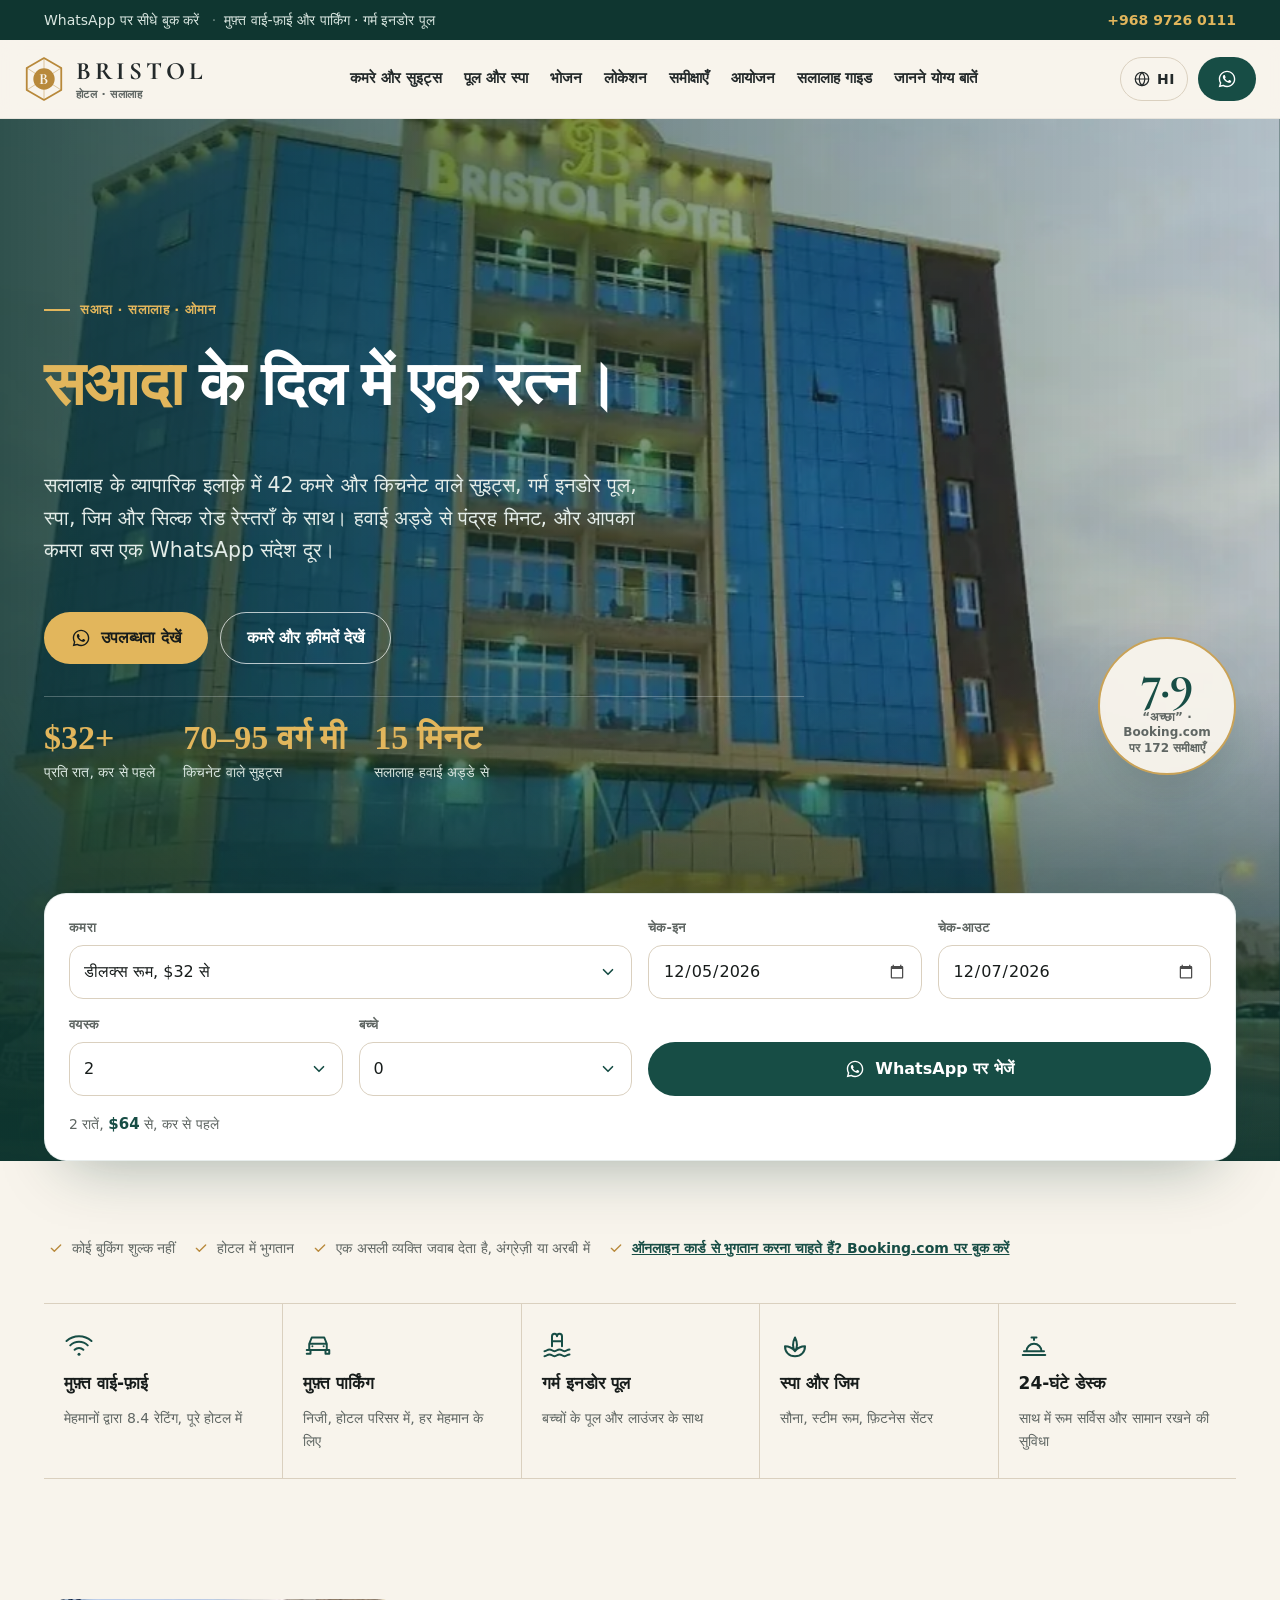
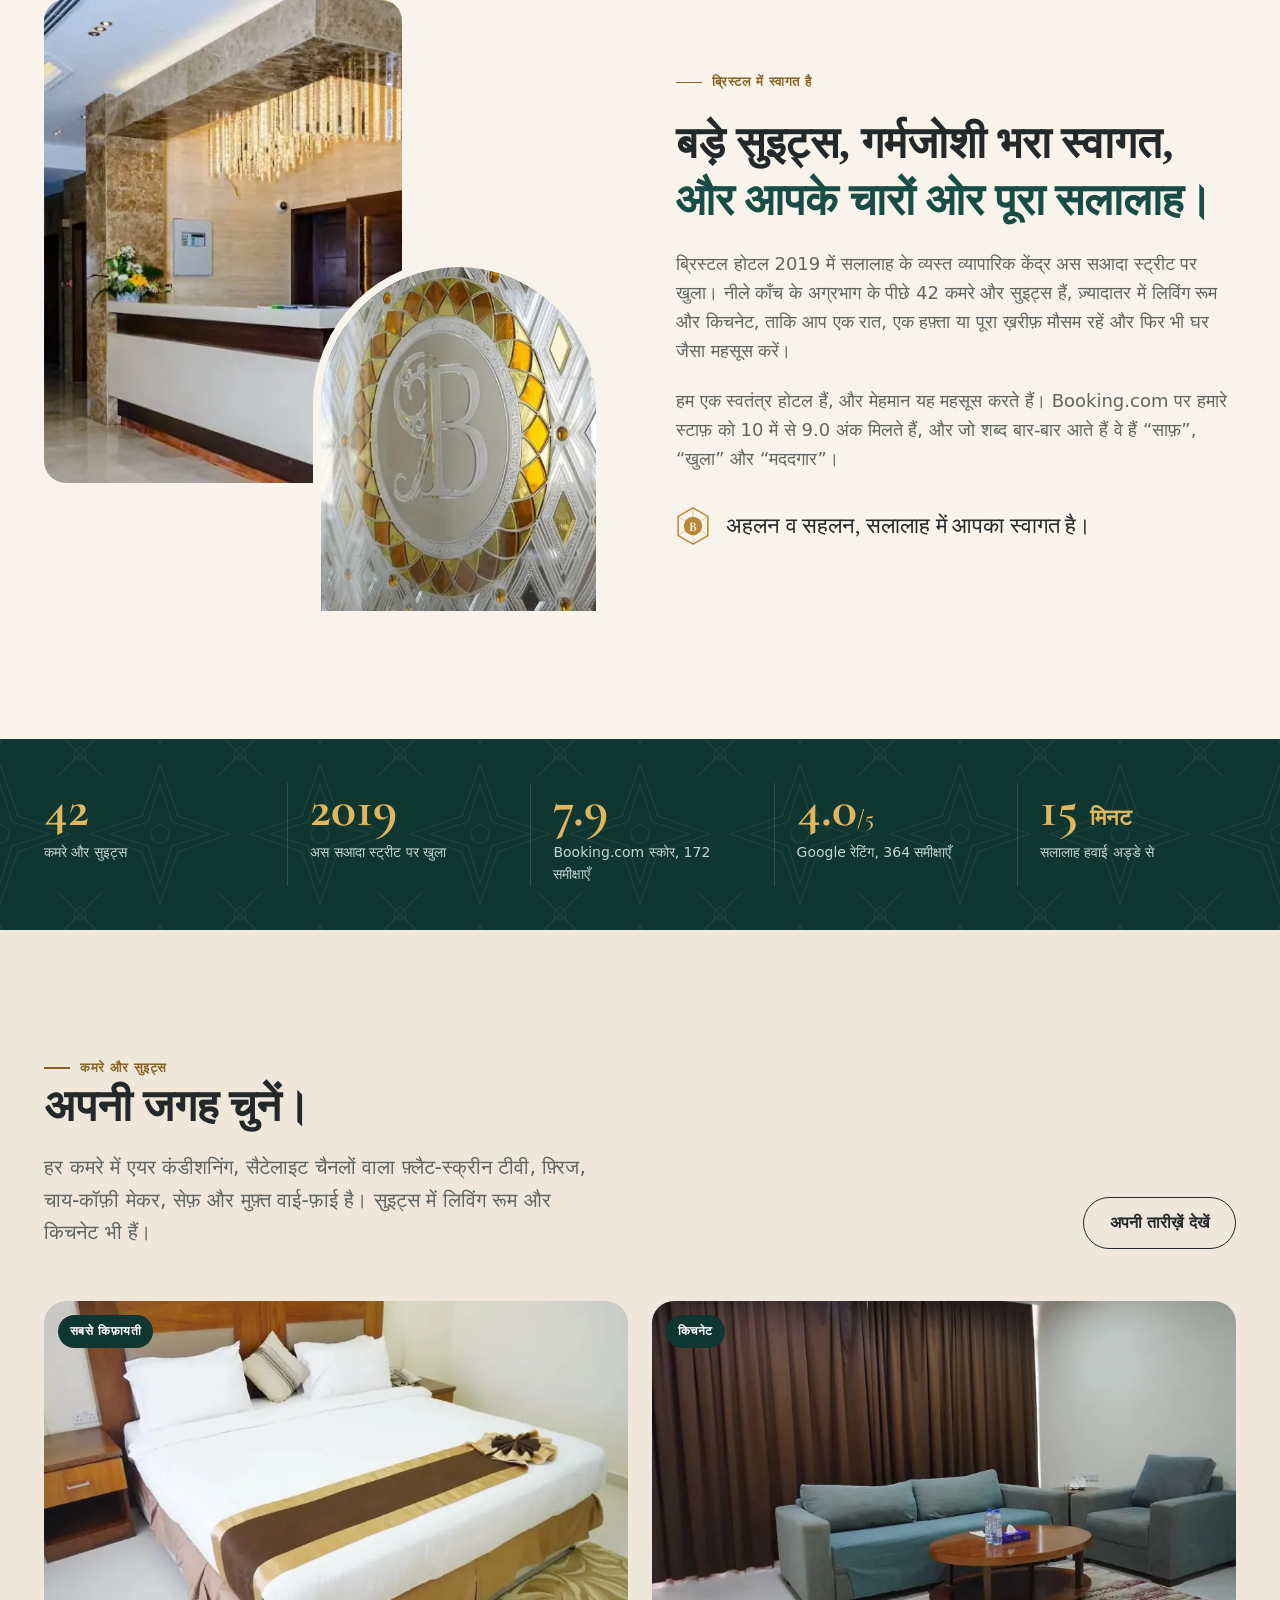
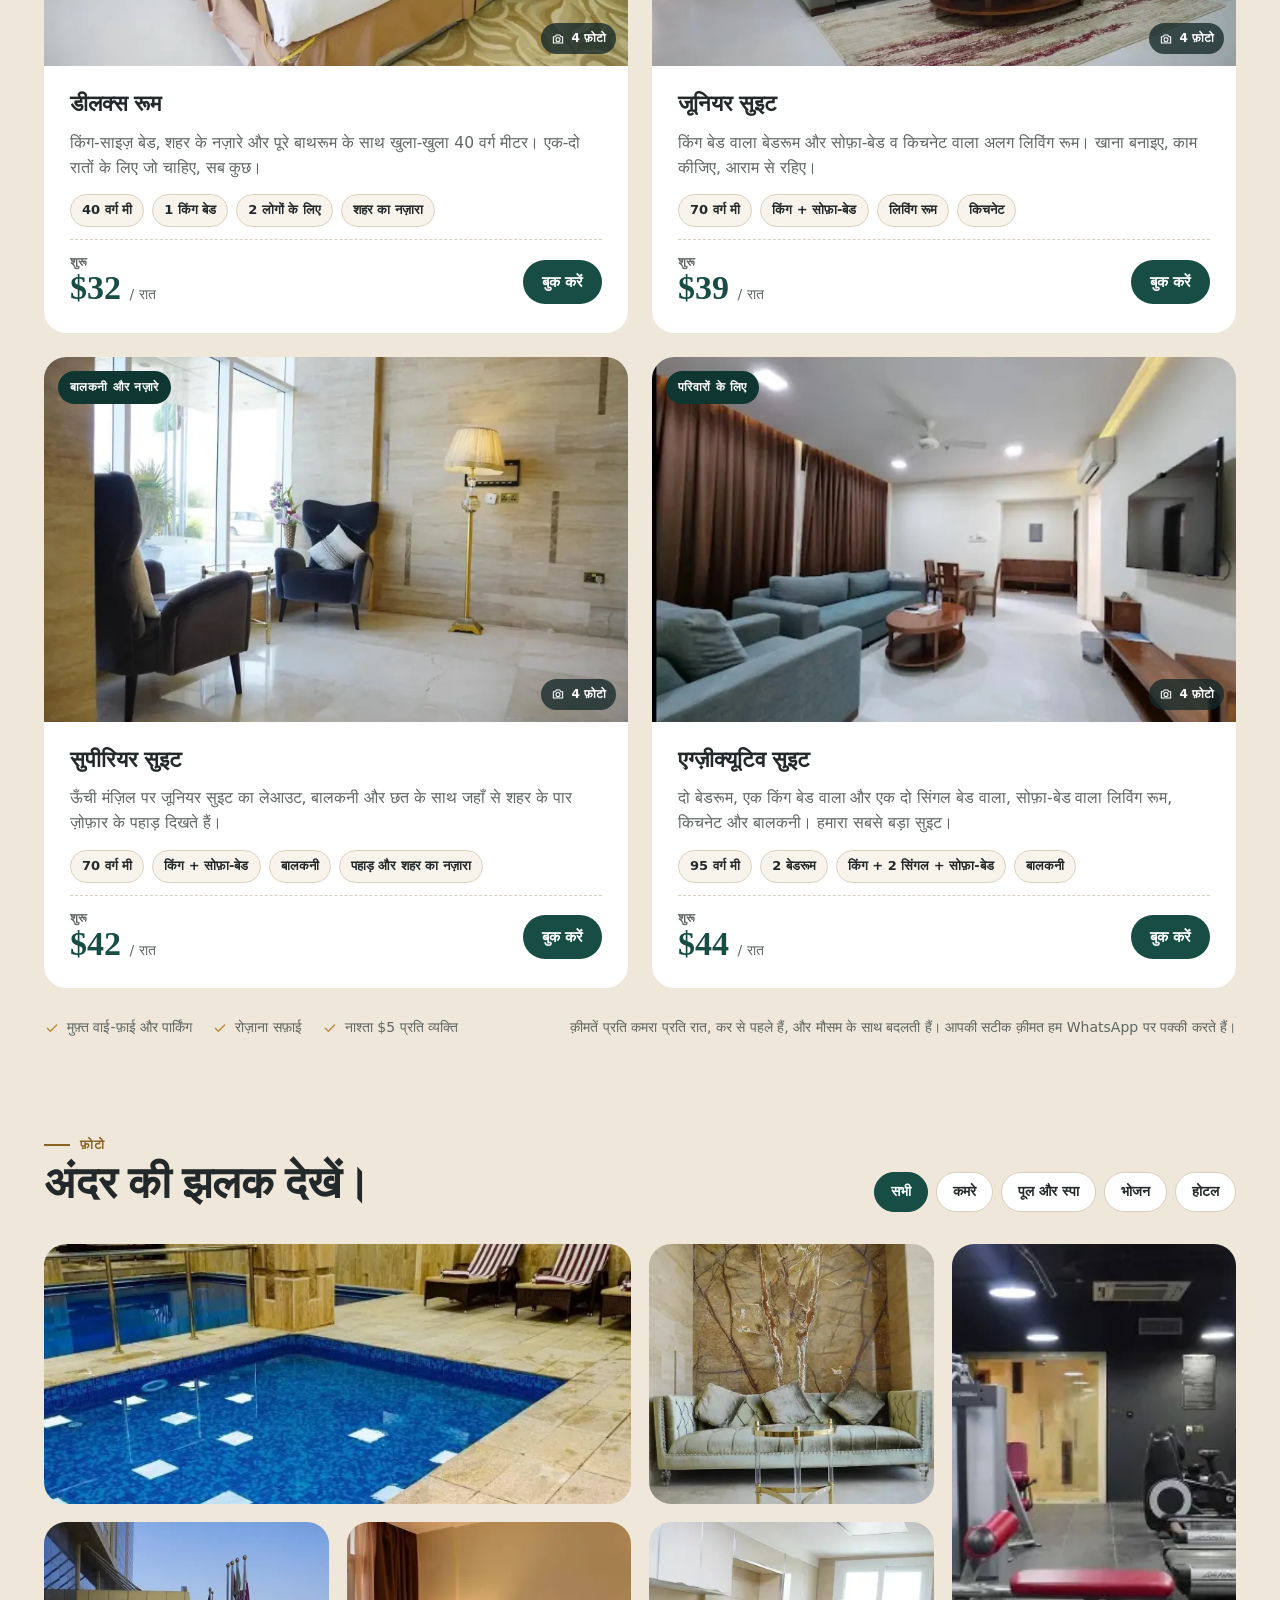
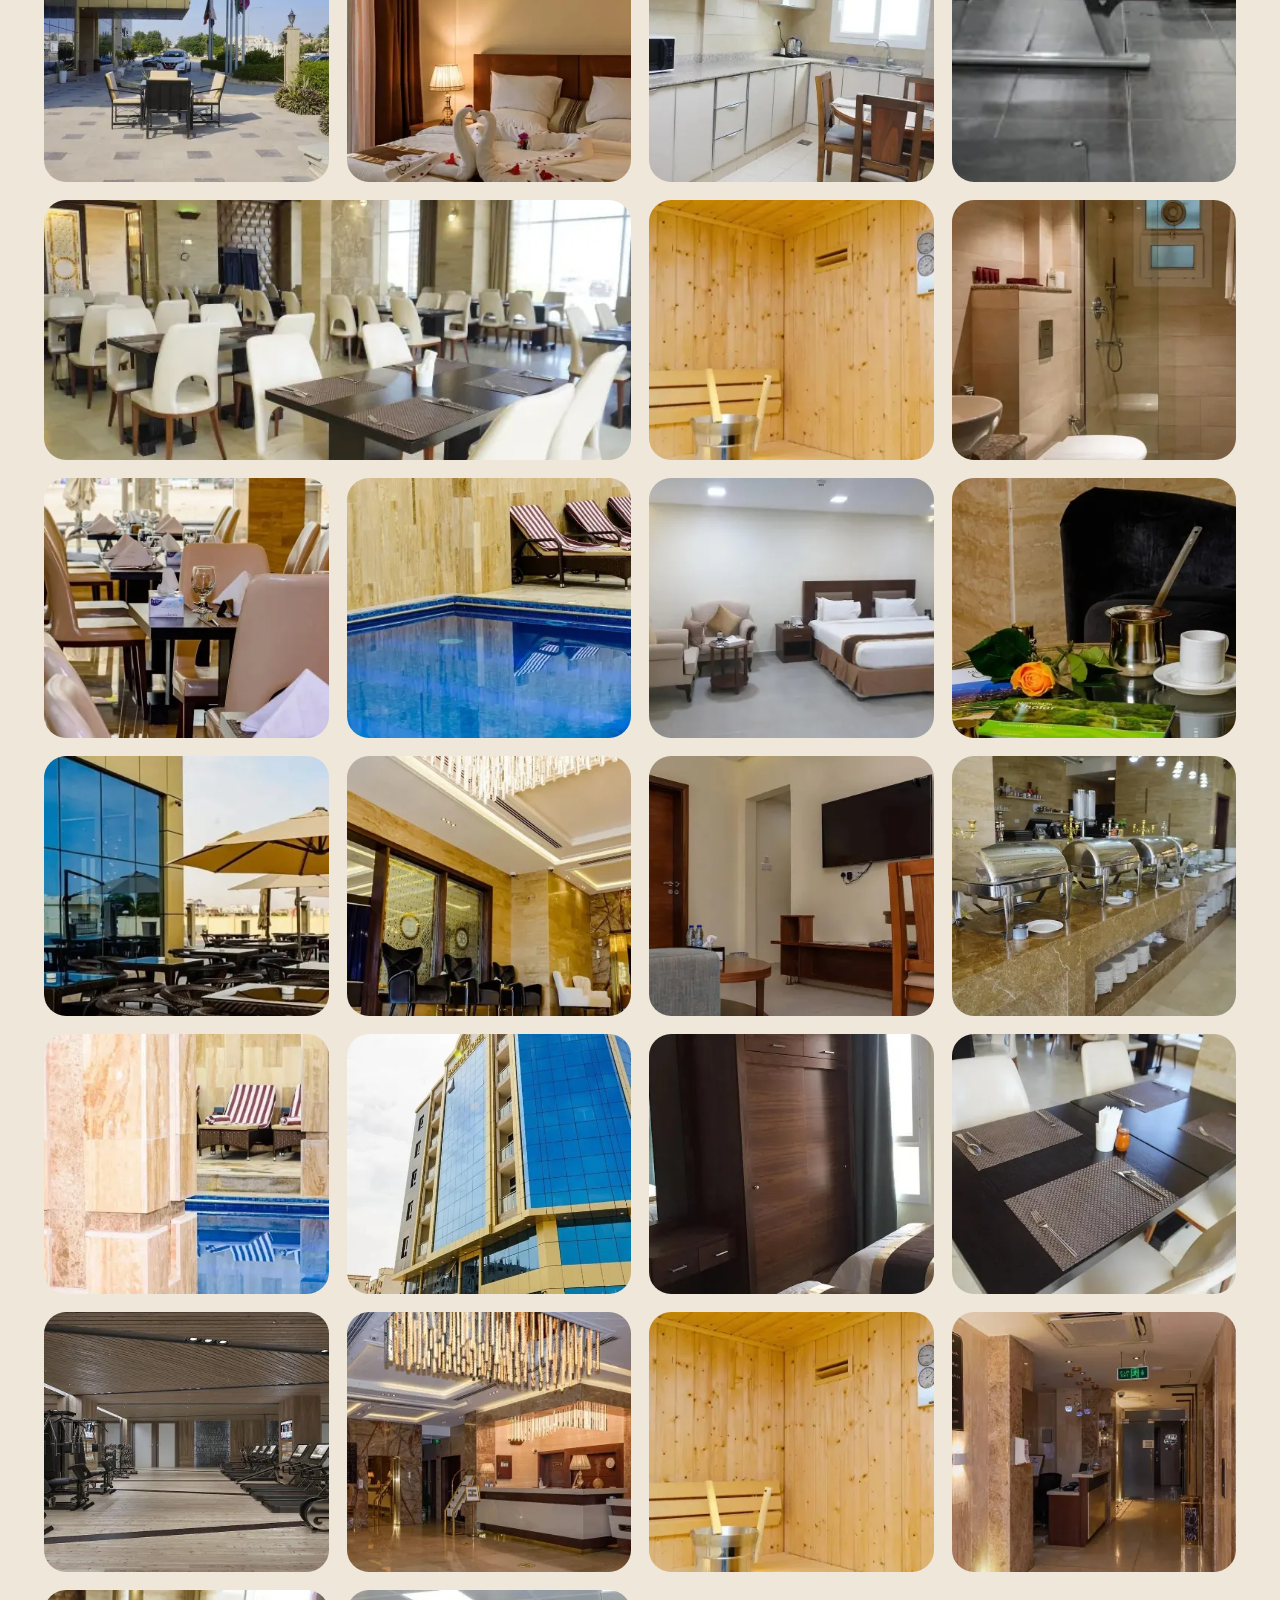
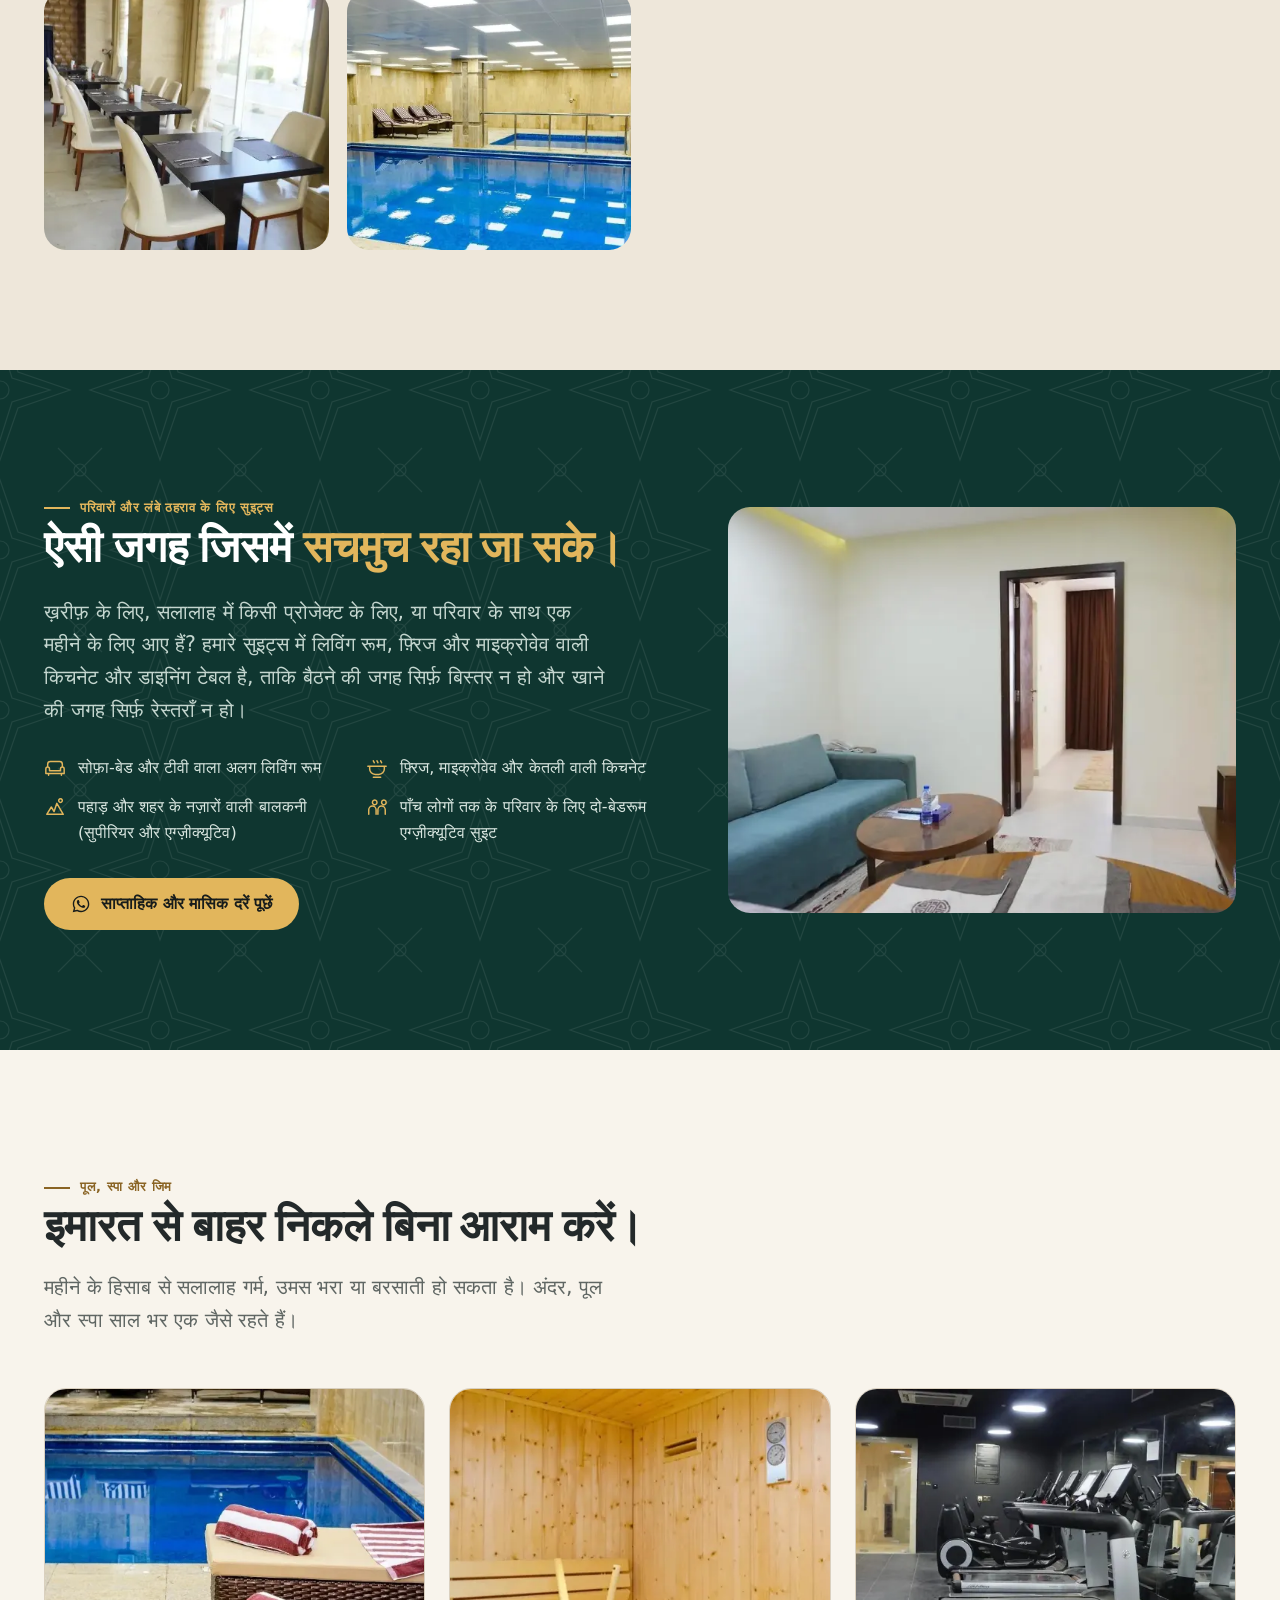
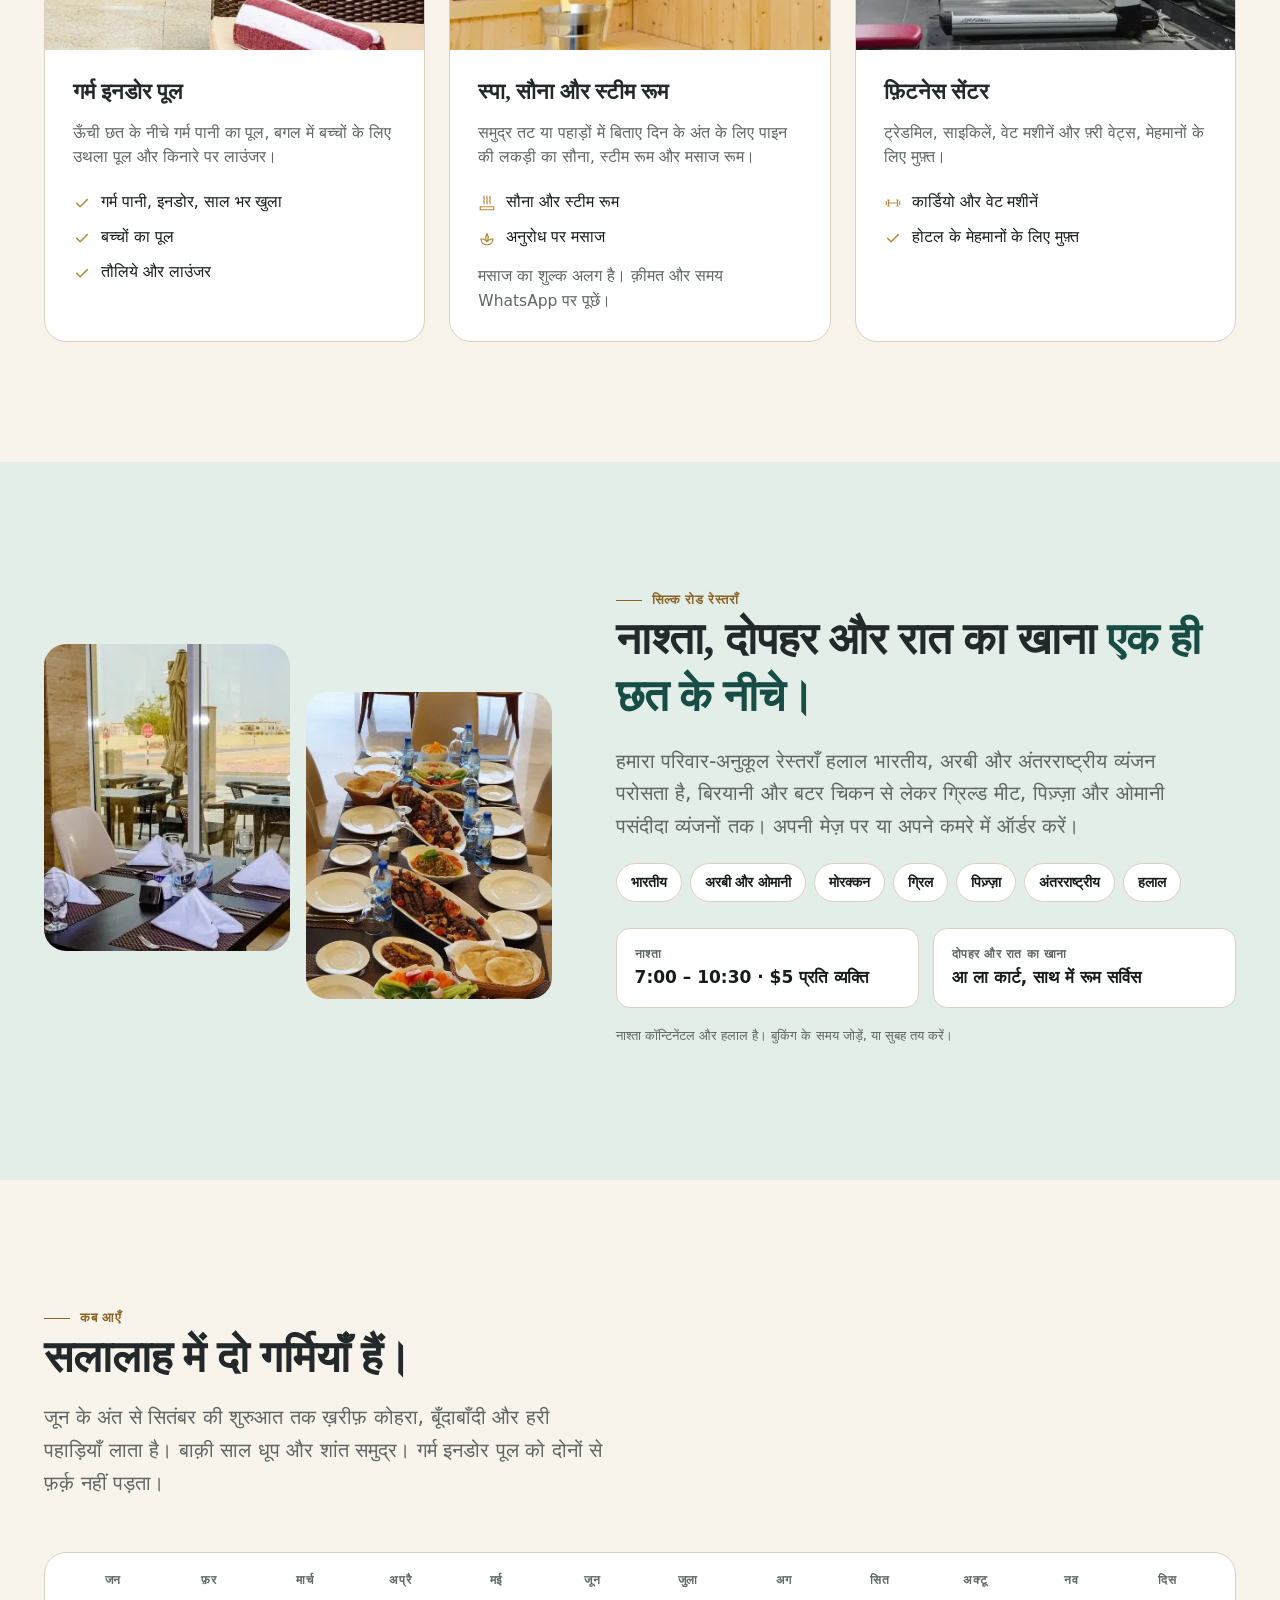
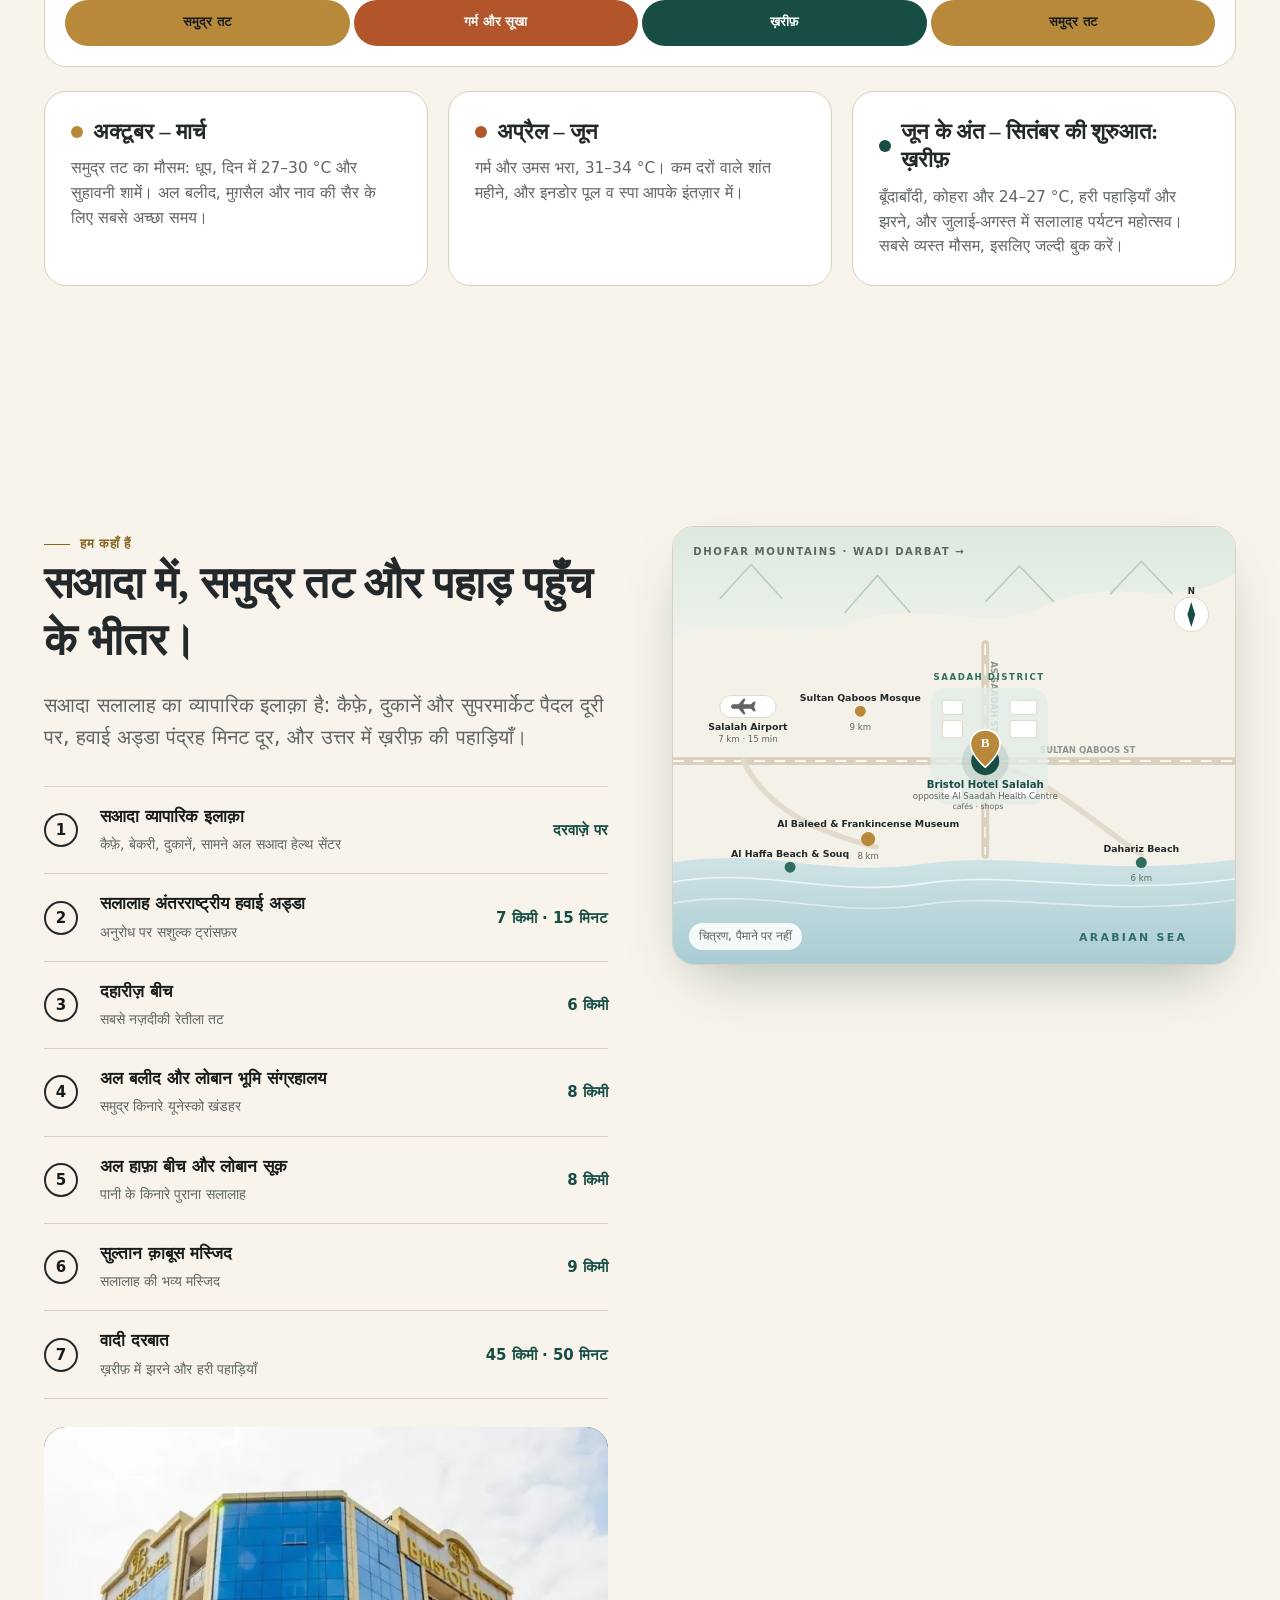
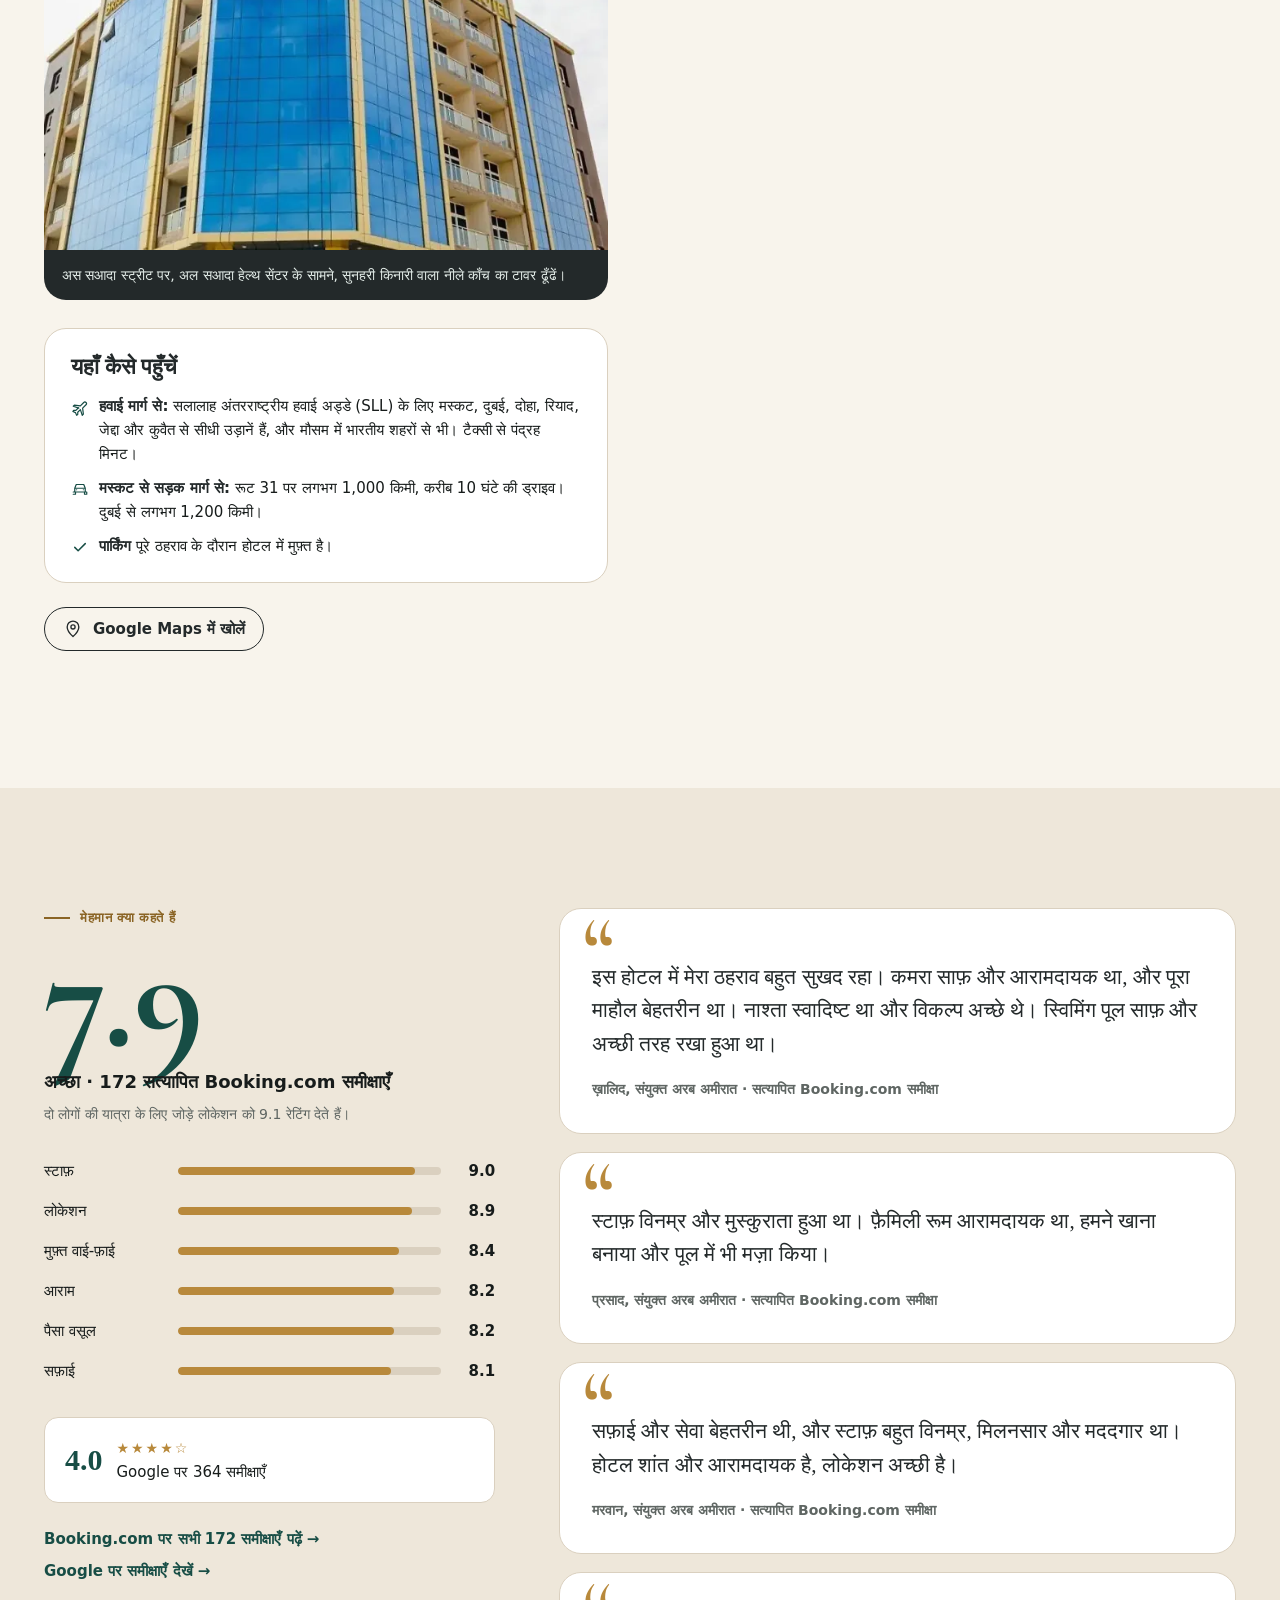
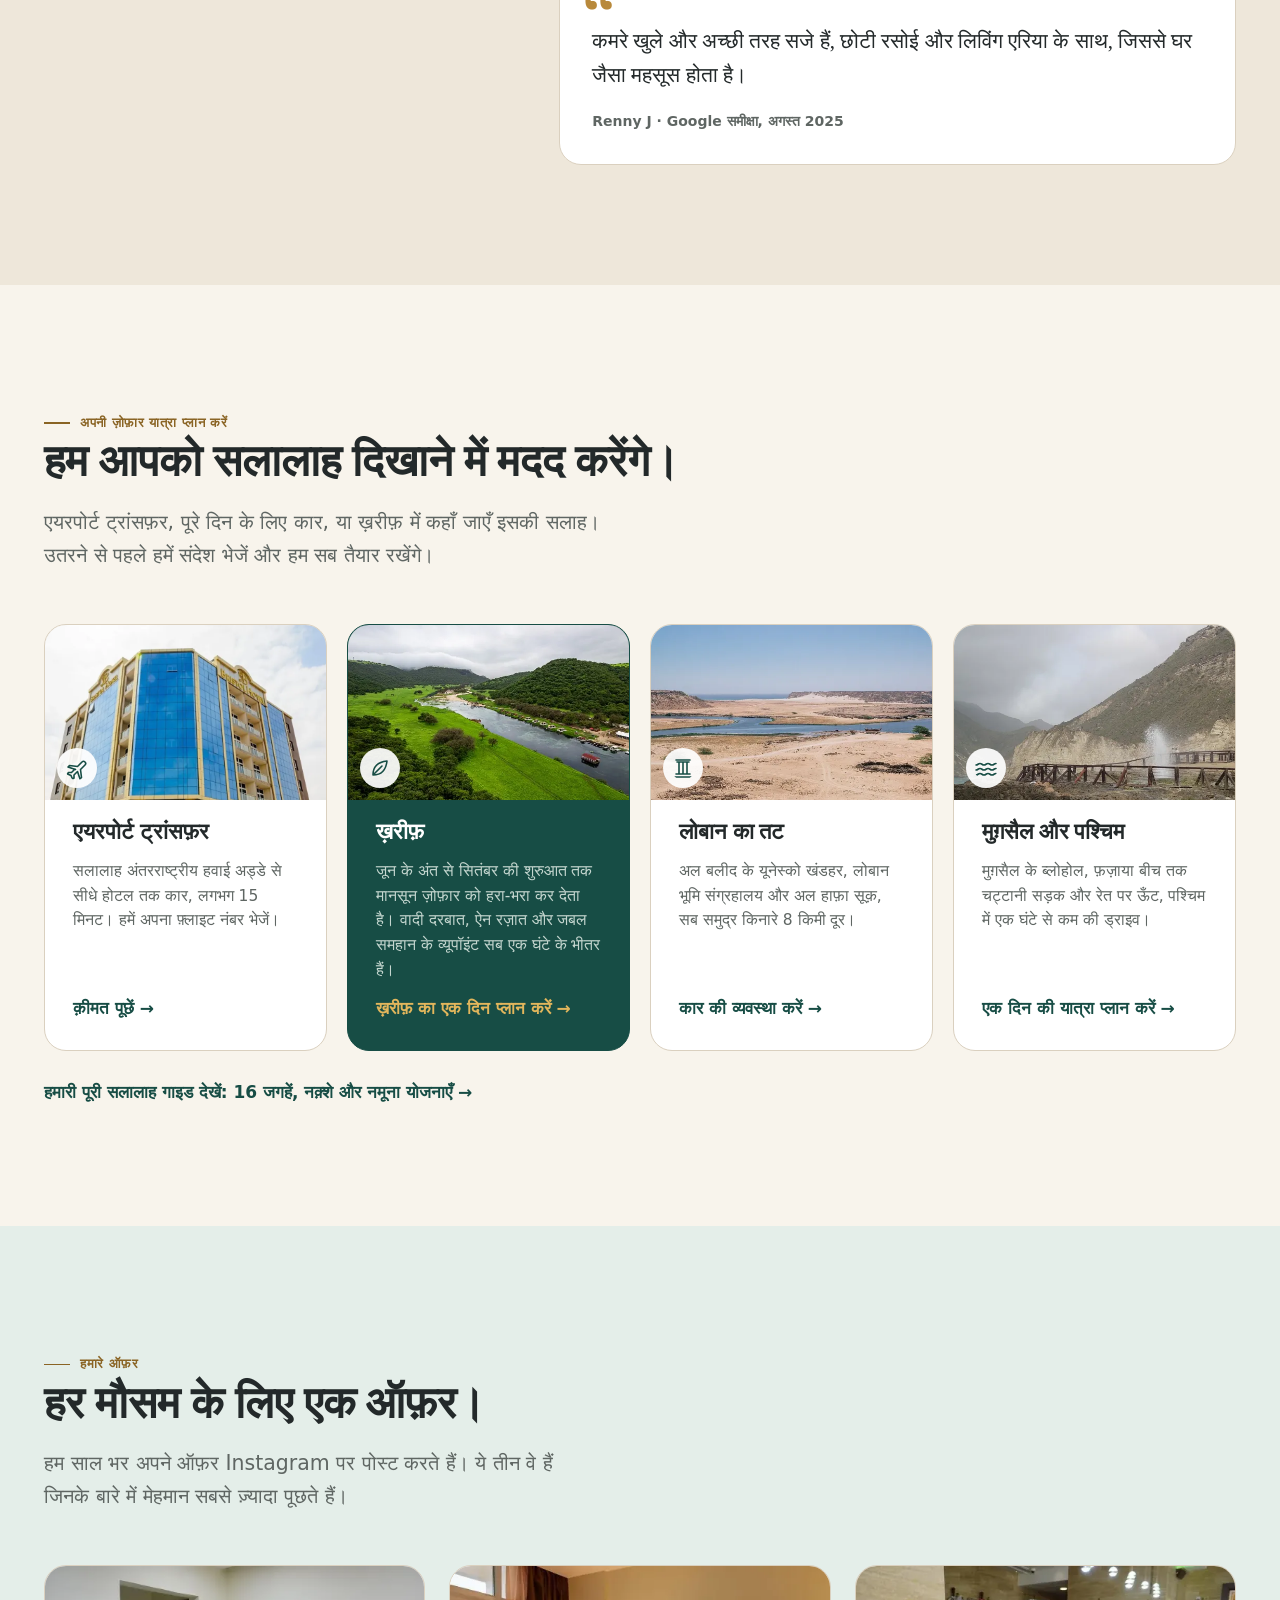
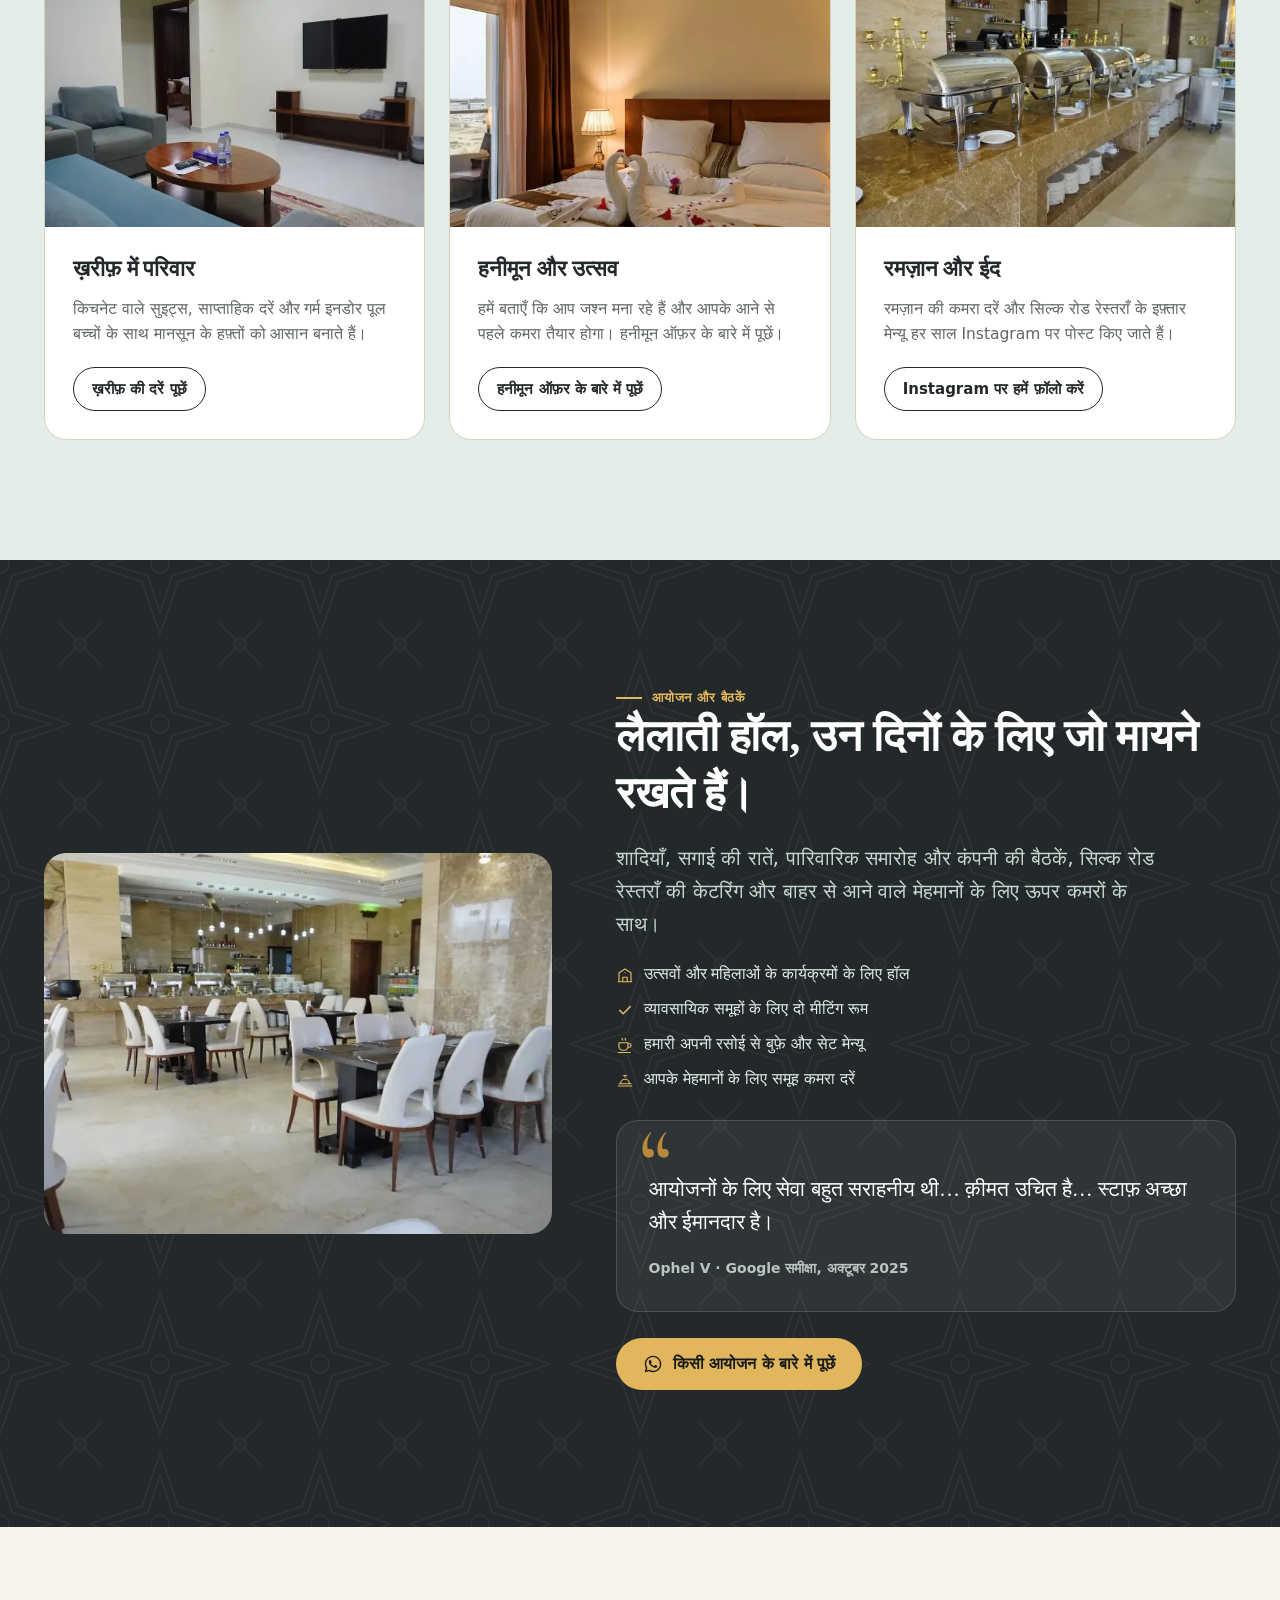
<file: hi/index.html>
<!DOCTYPE html>
<html lang="hi" dir="ltr">
<head>
<meta charset="utf-8">
<meta name="viewport" content="width=device-width, initial-scale=1">
<title>ब्रिस्टल होटल सलालाह | सआदा, सलालाह, ओमान में कमरे और सुइट्स</title>
<meta name="description" content="ब्रिस्टल होटल सलालाह, ओमान के सलालाह शहर के सआदा व्यापारिक इलाक़े में 3-सितारा होटल है: 42 कमरे और किचनेट वाले सुइट्स, गर्म इनडोर पूल, स्पा, जिम और सिल्क रोड रेस्तराँ, सलालाह हवाई अड्डे से 15 मिनट। WhatsApp पर सीधे बुक करें।">
<link rel="alternate" hreflang="en" href="https://www.bristolhotelsalalah.com/">
<link rel="alternate" hreflang="ar" href="https://www.bristolhotelsalalah.com/ar/">
<link rel="alternate" hreflang="hi" href="https://www.bristolhotelsalalah.com/hi/">
<link rel="alternate" hreflang="de" href="https://www.bristolhotelsalalah.com/de/">
<link rel="alternate" hreflang="ru" href="https://www.bristolhotelsalalah.com/ru/">
<link rel="alternate" hreflang="fr" href="https://www.bristolhotelsalalah.com/fr/">
<link rel="alternate" hreflang="it" href="https://www.bristolhotelsalalah.com/it/">
<link rel="alternate" hreflang="pl" href="https://www.bristolhotelsalalah.com/pl/">
<link rel="alternate" hreflang="zh-Hans" href="https://www.bristolhotelsalalah.com/zh/">
<link rel="alternate" hreflang="x-default" href="https://www.bristolhotelsalalah.com/">
<link rel="canonical" href="https://www.bristolhotelsalalah.com/hi/">
<meta name="theme-color" content="#0F3630">
<link rel="icon" href="../favicon.ico" sizes="32x32">
<link rel="icon" href="../assets/img/favicon.svg" type="image/svg+xml">
<link rel="apple-touch-icon" href="../assets/img/apple-touch-icon.png">
<meta property="og:type" content="website">
<meta property="og:title" content="Bristol Hotel Salalah">
<meta property="og:description" content="सआदा, सलालाह में कमरे और किचनेट वाले सुइट्स। गर्म इनडोर पूल, स्पा, जिम और रेस्तराँ। मुफ़्त वाई-फ़ाई और पार्किंग। WhatsApp पर सीधे बुक करें।">
<meta property="og:image" content="https://www.bristolhotelsalalah.com/assets/img/og-image.jpg">
<meta property="og:url" content="https://www.bristolhotelsalalah.com/hi/">
<meta name="twitter:card" content="summary_large_image">
<link rel="preload" href="../assets/fonts/manrope-latin-400-normal.woff2" as="font" type="font/woff2" crossorigin>
<link rel="preload" href="../assets/fonts/cormorant-garamond-latin-600-normal.woff2" as="font" type="font/woff2" crossorigin>
<link rel="stylesheet" href="../assets/css/fonts.css?v=ed025330">
<link rel="stylesheet" href="../assets/css/style.css?v=004c1067">
<script type="application/ld+json">{
  "@context": "https://schema.org",
  "@type": "Hotel",
  "name": "Bristol Hotel Salalah",
  "alternateName": "فندق بريستول صلالة",
  "description": "ब्रिस्टल होटल सलालाह, ओमान के सलालाह शहर के सआदा व्यापारिक इलाक़े में 3-सितारा होटल है: 42 कमरे और किचनेट वाले सुइट्स, गर्म इनडोर पूल, स्पा, जिम और सिल्क रोड रेस्तराँ, सलालाह हवाई अड्डे से 15 मिनट। WhatsApp पर सीधे बुक करें।",
  "url": "https://www.bristolhotelsalalah.com/",
  "telephone": "+96823321666",
  "sameAs": [
    "https://www.instagram.com/bristol_hotel_salalah/"
  ],
  "image": "https://www.bristolhotelsalalah.com/assets/img/og-image.jpg",
  "starRating": {
    "@type": "Rating",
    "ratingValue": "3"
  },
  "priceRange": "$32–$65",
  "checkinTime": "14:00",
  "checkoutTime": "12:00",
  "petsAllowed": false,
  "numberOfRooms": 42,
  "availableLanguage": [
    "English",
    "Arabic"
  ],
  "address": {
    "@type": "PostalAddress",
    "streetAddress": "As Saadah Street, opposite Al Saadah Health Centre, South Saadah",
    "addressLocality": "Salalah",
    "postalCode": "211",
    "addressCountry": "OM"
  },
  "geo": {
    "@type": "GeoCoordinates",
    "latitude": 17.0526615,
    "longitude": 54.1570177
  },
  "amenityFeature": [
    {
      "@type": "LocationFeatureSpecification",
      "name": "मुफ़्त वाई-फ़ाई",
      "value": true
    },
    {
      "@type": "LocationFeatureSpecification",
      "name": "मुफ़्त पार्किंग",
      "value": true
    },
    {
      "@type": "LocationFeatureSpecification",
      "name": "गर्म इनडोर पूल",
      "value": true
    },
    {
      "@type": "LocationFeatureSpecification",
      "name": "स्पा, सौना और स्टीम रूम",
      "value": true
    },
    {
      "@type": "LocationFeatureSpecification",
      "name": "फ़िटनेस सेंटर",
      "value": true
    },
    {
      "@type": "LocationFeatureSpecification",
      "name": "सिल्क रोड रेस्तराँ",
      "value": true
    },
    {
      "@type": "LocationFeatureSpecification",
      "name": "24-घंटे डेस्क",
      "value": true
    },
    {
      "@type": "LocationFeatureSpecification",
      "name": "एयरपोर्ट ट्रांसफ़र",
      "value": true
    }
  ],
  "hasMap": "https://www.google.com/maps/search/?api=1&query=Bristol+Hotel+Salalah+As+Saadah+Street+Salalah",
  "containsPlace": [
    {
      "@type": "HotelRoom",
      "name": "डीलक्स रूम",
      "description": "किंग-साइज़ बेड, शहर के नज़ारे और पूरे बाथरूम के साथ खुला-खुला 40 वर्ग मीटर। एक-दो रातों के लिए जो चाहिए, सब कुछ।",
      "floorSize": {
        "@type": "QuantitativeValue",
        "value": 40,
        "unitCode": "MTK"
      },
      "occupancy": {
        "@type": "QuantitativeValue",
        "maxValue": 2
      },
      "bed": {
        "@type": "BedDetails",
        "typeOfBed": "King"
      },
      "offers": {
        "@type": "Offer",
        "price": "32",
        "priceCurrency": "USD",
        "availability": "https://schema.org/InStock"
      }
    },
    {
      "@type": "HotelRoom",
      "name": "जूनियर सुइट",
      "description": "किंग बेड वाला बेडरूम और सोफ़ा-बेड व किचनेट वाला अलग लिविंग रूम। खाना बनाइए, काम कीजिए, आराम से रहिए।",
      "floorSize": {
        "@type": "QuantitativeValue",
        "value": 70,
        "unitCode": "MTK"
      },
      "occupancy": {
        "@type": "QuantitativeValue",
        "maxValue": 3
      },
      "bed": {
        "@type": "BedDetails",
        "typeOfBed": "King + sofa bed"
      },
      "offers": {
        "@type": "Offer",
        "price": "39",
        "priceCurrency": "USD",
        "availability": "https://schema.org/InStock"
      }
    },
    {
      "@type": "HotelRoom",
      "name": "सुपीरियर सुइट",
      "description": "ऊँची मंज़िल पर जूनियर सुइट का लेआउट, बालकनी और छत के साथ जहाँ से शहर के पार ज़ोफ़ार के पहाड़ दिखते हैं।",
      "floorSize": {
        "@type": "QuantitativeValue",
        "value": 70,
        "unitCode": "MTK"
      },
      "occupancy": {
        "@type": "QuantitativeValue",
        "maxValue": 3
      },
      "bed": {
        "@type": "BedDetails",
        "typeOfBed": "King + sofa bed"
      },
      "offers": {
        "@type": "Offer",
        "price": "42",
        "priceCurrency": "USD",
        "availability": "https://schema.org/InStock"
      }
    },
    {
      "@type": "HotelRoom",
      "name": "एग्ज़ीक्यूटिव सुइट",
      "description": "दो बेडरूम, एक किंग बेड वाला और एक दो सिंगल बेड वाला, सोफ़ा-बेड वाला लिविंग रूम, किचनेट और बालकनी। हमारा सबसे बड़ा सुइट।",
      "floorSize": {
        "@type": "QuantitativeValue",
        "value": 95,
        "unitCode": "MTK"
      },
      "occupancy": {
        "@type": "QuantitativeValue",
        "maxValue": 5
      },
      "bed": {
        "@type": "BedDetails",
        "typeOfBed": "King + 2 singles + sofa bed"
      },
      "offers": {
        "@type": "Offer",
        "price": "44",
        "priceCurrency": "USD",
        "availability": "https://schema.org/InStock"
      }
    }
  ]
}</script>
</head>
<body>
<a class="skip" href="#main">सामग्री पर जाएँ</a>

<svg width="0" height="0" class="icons" aria-hidden="true">
  <symbol id="i-mark" viewBox="0 0 48 56"><path fill="none" stroke="currentColor" stroke-width="2.2" stroke-linejoin="round" d="M24 2.5 L45 14.5 L45 41.5 L24 53.5 L3 41.5 L3 14.5 Z"/><path fill="none" stroke="currentColor" stroke-width="1" opacity=".55" d="M24 2.5 L24 53.5 M3 14.5 L45 41.5 M45 14.5 L3 41.5"/><circle cx="24" cy="28" r="13" fill="currentColor"/><text x="24" y="34.5" text-anchor="middle" font-family="Cormorant Garamond, Georgia, serif" font-size="19" font-weight="700" fill="#F8F4EC">B</text></symbol>
  <symbol id="i-camera" viewBox="0 0 24 24"><path fill="none" stroke="currentColor" stroke-width="1.8" stroke-linecap="round" stroke-linejoin="round" d="M4 8h3l2-3h6l2 3h3v11H4z"/><circle cx="12" cy="13" r="3.5" fill="none" stroke="currentColor" stroke-width="1.8"/></symbol>
  <symbol id="i-chev" viewBox="0 0 24 24"><path fill="none" stroke="currentColor" stroke-width="2.2" stroke-linecap="round" stroke-linejoin="round" d="M9 5l7 7-7 7"/></symbol>
  <symbol id="i-x" viewBox="0 0 24 24"><path fill="none" stroke="currentColor" stroke-width="2.2" stroke-linecap="round" d="M6 6l12 12M18 6L6 18"/></symbol>
  <symbol id="i-wa" viewBox="0 0 24 24"><path fill="currentColor" d="M12.04 2C6.58 2 2.13 6.45 2.13 11.91c0 1.75.46 3.45 1.32 4.95L2.05 22l5.25-1.38a9.86 9.86 0 0 0 4.74 1.21c5.46 0 9.91-4.45 9.91-9.91C21.95 6.45 17.5 2 12.04 2zm0 18.15a8.2 8.2 0 0 1-4.19-1.15l-.3-.18-3.12.82.83-3.04-.2-.31a8.23 8.23 0 0 1-1.26-4.38c0-4.54 3.7-8.24 8.24-8.24 4.54 0 8.24 3.7 8.24 8.24 0 4.54-3.7 8.24-8.24 8.24zm4.52-6.16c-.25-.12-1.47-.72-1.69-.81-.23-.08-.39-.12-.56.12-.17.25-.64.81-.78.97-.14.17-.29.19-.54.06-.25-.12-1.05-.39-1.99-1.23-.74-.66-1.23-1.47-1.38-1.72-.14-.25-.02-.38.11-.51.11-.11.25-.29.37-.43.12-.14.17-.25.25-.41.08-.17.04-.31-.02-.43-.06-.12-.56-1.34-.76-1.84-.2-.48-.41-.42-.56-.43h-.48c-.17 0-.43.06-.66.31-.23.25-.86.85-.86 2.07 0 1.22.89 2.4 1.01 2.56.12.17 1.75 2.67 4.23 3.74.59.26 1.05.41 1.41.52.59.19 1.13.16 1.56.1.48-.07 1.47-.6 1.67-1.18.21-.58.21-1.07.14-1.18-.06-.1-.22-.16-.47-.28z"/></symbol>
  <symbol id="i-cup" viewBox="0 0 24 24"><path fill="none" stroke="currentColor" stroke-width="1.6" stroke-linecap="round" stroke-linejoin="round" d="M4 9h12v5a5 5 0 0 1-5 5H9a5 5 0 0 1-5-5V9zm12 1h1.5a2.5 2.5 0 0 1 0 5H16M8 3c0 1.2 1 1.2 1 2.4M12 3c0 1.2 1 1.2 1 2.4M3 22h16"/></symbol>
  <symbol id="i-wifi" viewBox="0 0 24 24"><path fill="none" stroke="currentColor" stroke-width="1.6" stroke-linecap="round" d="M2 8.8a15 15 0 0 1 20 0M5 12.3a10 10 0 0 1 14 0M8.5 15.8a5 5 0 0 1 7 0"/><circle cx="12" cy="19.3" r="1.2" fill="currentColor"/></symbol>
  <symbol id="i-car" viewBox="0 0 24 24"><path fill="none" stroke="currentColor" stroke-width="1.6" stroke-linecap="round" stroke-linejoin="round" d="M5 16V11l2-5h10l2 5v5M3 16h18v3h-3v-3M6 16v3H3M7.5 13h.01M16.5 13h.01M5 11h14"/></symbol>
  <symbol id="i-bell" viewBox="0 0 24 24"><path fill="none" stroke="currentColor" stroke-width="1.6" stroke-linecap="round" stroke-linejoin="round" d="M4 17h16M6 17a6 6 0 0 1 12 0M12 8V6M10 6h4M3 20h18"/></symbol>
  <symbol id="i-spa" viewBox="0 0 24 24"><path fill="none" stroke="currentColor" stroke-width="1.6" stroke-linecap="round" stroke-linejoin="round" d="M12 21c-5 0-8-3.5-8-8 3.5 0 6 1.5 8 4 2-2.5 4.5-4 8-4 0 4.5-3 8-8 8zM12 17c-2-3-2-7 0-11 2 4 2 8 0 11z"/></symbol>
  <symbol id="i-check" viewBox="0 0 24 24"><path fill="none" stroke="currentColor" stroke-width="2" stroke-linecap="round" stroke-linejoin="round" d="M5 12.5l4.5 4.5L19 7.5"/></symbol>
  <symbol id="i-plane" viewBox="0 0 24 24"><path fill="none" stroke="currentColor" stroke-width="1.6" stroke-linecap="round" stroke-linejoin="round" d="M10.5 13.5L3 11l1.5-1.5 8 1L17 6a2 2 0 0 1 3 3l-4.5 4.5 1 8L15 23l-2.5-7.5L9 19v3l-1.5 1L6 19.5 2.5 18l1-1.5h3l3.5-3.5"/></symbol>
  <symbol id="i-pin" viewBox="0 0 24 24"><path fill="none" stroke="currentColor" stroke-width="1.6" stroke-linecap="round" stroke-linejoin="round" d="M12 21s-7-6.2-7-11.5a7 7 0 0 1 14 0C19 14.8 12 21 12 21z"/><circle cx="12" cy="9.5" r="2.5" fill="none" stroke="currentColor" stroke-width="1.6"/></symbol>
  <symbol id="i-menu" viewBox="0 0 24 24"><path fill="none" stroke="currentColor" stroke-width="1.8" stroke-linecap="round" d="M4 8h16M4 16h16"/></symbol>
  <symbol id="i-family" viewBox="0 0 24 24"><path fill="none" stroke="currentColor" stroke-width="1.6" stroke-linecap="round" stroke-linejoin="round" d="M7 7a2.5 2.5 0 1 0 0-.01M17 7a2.5 2.5 0 1 0 0-.01M3 20v-5a4 4 0 0 1 8 0v5M13 20v-5a4 4 0 0 1 8 0v5"/></symbol>
  <symbol id="i-sofa" viewBox="0 0 24 24"><path fill="none" stroke="currentColor" stroke-width="1.6" stroke-linecap="round" stroke-linejoin="round" d="M4 11V8a3 3 0 0 1 3-3h10a3 3 0 0 1 3 3v3M2 13a2 2 0 0 1 4 0v2h12v-2a2 2 0 0 1 4 0v5H2v-5zM5 18v2M19 18v2"/></symbol>
  <symbol id="i-kitchen" viewBox="0 0 24 24"><path fill="none" stroke="currentColor" stroke-width="1.6" stroke-linecap="round" stroke-linejoin="round" d="M4 10h16v3a6 6 0 0 1-6 6h-4a6 6 0 0 1-6-6v-3zM2 10h20M8 4c0 1.2 1 1.2 1 2.4M12 4c0 1.2 1 1.2 1 2.4M16 4c0 1.2 1 1.2 1 2.4M8 22h8"/></symbol>
  <symbol id="i-balcony" viewBox="0 0 24 24"><path fill="none" stroke="currentColor" stroke-width="1.6" stroke-linecap="round" stroke-linejoin="round" d="M3 20l5-8 3 5 3-9 7 12H3zM16 5a2 2 0 1 0 0-.01"/></symbol>
  <symbol id="i-steam" viewBox="0 0 24 24"><path fill="none" stroke="currentColor" stroke-width="1.6" stroke-linecap="round" d="M8 3c-1.5 2 1.5 3 0 5s1.5 3 0 5M12 3c-1.5 2 1.5 3 0 5s1.5 3 0 5M16 3c-1.5 2 1.5 3 0 5s1.5 3 0 5M3 17h18v4H3z"/></symbol>
  <symbol id="i-pool" viewBox="0 0 24 24"><path fill="none" stroke="currentColor" stroke-width="1.6" stroke-linecap="round" d="M2 17c2 0 2-1.5 4-1.5S8 17 10 17s2-1.5 4-1.5S16 17 18 17s2-1.5 4-1.5M2 21c2 0 2-1.5 4-1.5S8 21 10 21s2-1.5 4-1.5S16 21 18 21s2-1.5 4-1.5M8 13V5a2 2 0 0 1 4 0M16 13V5a2 2 0 0 0-4 0M8 9h8"/></symbol>
  <symbol id="i-gym" viewBox="0 0 24 24"><path fill="none" stroke="currentColor" stroke-width="1.6" stroke-linecap="round" stroke-linejoin="round" d="M6 8v8M3 10v4M18 8v8M21 10v4M6 12h12M3 12h0M21 12h0M5 8h2M17 8h2M5 16h2M17 16h2"/></symbol>
  <symbol id="i-leaf" viewBox="0 0 24 24"><path fill="none" stroke="currentColor" stroke-width="1.6" stroke-linecap="round" stroke-linejoin="round" d="M5 19c0-8 5-13 14-14-1 9-6 14-14 14zM5 19l9-9"/></symbol>
  <symbol id="i-column" viewBox="0 0 24 24"><path fill="none" stroke="currentColor" stroke-width="1.6" stroke-linecap="round" stroke-linejoin="round" d="M4 21h16M5 18h14M6 6h12M5 4h14M8 6v12M12 6v12M16 6v12"/></symbol>
  <symbol id="i-wave" viewBox="0 0 24 24"><path fill="none" stroke="currentColor" stroke-width="1.6" stroke-linecap="round" d="M2 9c2 0 2-1.5 4-1.5S8 9 10 9s2-1.5 4-1.5S16 9 18 9s2-1.5 4-1.5M2 14c2 0 2-1.5 4-1.5S8 14 10 14s2-1.5 4-1.5S16 14 18 14s2-1.5 4-1.5M2 19c2 0 2-1.5 4-1.5S8 19 10 19s2-1.5 4-1.5S16 19 18 19s2-1.5 4-1.5"/></symbol>
  <symbol id="i-hall" viewBox="0 0 24 24"><path fill="none" stroke="currentColor" stroke-width="1.6" stroke-linecap="round" stroke-linejoin="round" d="M3 21h18M4 21V9l8-5 8 5v12M9 21v-6h6v6M12 9h.01"/></symbol>
  <symbol id="i-ig" viewBox="0 0 24 24"><rect x="3" y="3" width="18" height="18" rx="5" fill="none" stroke="currentColor" stroke-width="1.6"/><circle cx="12" cy="12" r="4" fill="none" stroke="currentColor" stroke-width="1.6"/><circle cx="17.2" cy="6.8" r="1.1" fill="currentColor"/></symbol>
  <symbol id="i-phone" viewBox="0 0 24 24"><path fill="none" stroke="currentColor" stroke-width="1.6" stroke-linecap="round" stroke-linejoin="round" d="M5 4h4l2 5-2.5 1.5a11 11 0 0 0 5 5L15 13l5 2v4a2 2 0 0 1-2 2A16 16 0 0 1 3 6a2 2 0 0 1 2-2"/></symbol>
  <symbol id="i-moon" viewBox="0 0 24 24"><path fill="none" stroke="currentColor" stroke-width="1.6" stroke-linecap="round" stroke-linejoin="round" d="M20 14.5A8 8 0 0 1 9.5 4a8 8 0 1 0 10.5 10.5z"/></symbol>
</svg>

<div class="topbar">
  <div class="container">
    <span>WhatsApp पर सीधे बुक करें <span class="dot">·</span><span class="hide-sm">मुफ़्त वाई-फ़ाई और पार्किंग · गर्म इनडोर पूल</span></span>
    <a class="nowrap" href="https://wa.me/96897260111" data-wa>+968 9726 0111</a>
  </div>
</div>

<header class="header">
  <div class="container">
    <a class="brand" href="#top" aria-label="ब्रिस्टल होटल सलालाह, मुख्य पृष्ठ">
      <svg aria-hidden="true"><use href="#i-mark"/></svg>
      <span class="brand-text"><span class="brand-name">Bristol</span><span class="brand-sub">होटल · सलालाह</span></span>
    </a>
    <nav class="nav" id="nav" aria-label="मुख्य">
      <a href="#rooms">कमरे और सुइट्स</a>
      <a href="#wellness">पूल और स्पा</a>
      <a href="#dining">भोजन</a>
      <a href="#location">लोकेशन</a>
      <a href="#reviews">समीक्षाएँ</a>
      <a href="#events">आयोजन</a>
      <a href="./guide/">सलालाह गाइड</a>
      <a href="#know">जानने योग्य बातें</a>
    </nav>
    <div class="header-actions">
      <!--langs--><details class="langs" translate="no"><summary aria-label="Language: हिन्दी"><svg viewBox="0 0 24 24" aria-hidden="true"><path fill="none" stroke="currentColor" stroke-width="1.6" d="M12 3a9 9 0 1 0 0 18 9 9 0 0 0 0-18zm-9 9h18M12 3c2.5 2.6 3.8 5.6 3.8 9s-1.3 6.4-3.8 9c-2.5-2.6-3.8-5.6-3.8-9S9.5 5.6 12 3z"/></svg>HI</summary><ul><li><a href="../" hreflang="en" lang="en">English</a></li><li><a href="../ar/" hreflang="ar" lang="ar">العربية</a></li><li><a href="../hi/" hreflang="hi" lang="hi" aria-current="true">हिन्दी</a></li><li><a href="../de/" hreflang="de" lang="de">Deutsch</a></li><li><a href="../ru/" hreflang="ru" lang="ru">Русский</a></li><li><a href="../fr/" hreflang="fr" lang="fr">Français</a></li><li><a href="../it/" hreflang="it" lang="it">Italiano</a></li><li><a href="../pl/" hreflang="pl" lang="pl">Polski</a></li><li><a href="../zh/" hreflang="zh-Hans" lang="zh-Hans">简体中文</a></li></ul></details><!--/langs-->
      <a class="btn btn-primary btn-sm" href="https://wa.me/96897260111" data-wa><svg aria-hidden="true"><use href="#i-wa"/></svg><span class="btn-wa-text">WhatsApp पर बुक करें</span><span class="sr-only">WhatsApp पर बुक करें</span></a>
      <button class="menu-btn" type="button" data-t-open="मेन्यू खोलें" data-t-close="मेन्यू बंद करें" aria-label="मेन्यू खोलें" aria-expanded="false" aria-controls="nav"><svg aria-hidden="true"><use href="#i-menu"/></svg></button>
    </div>
  </div>
</header>

<main id="main">
<section class="hero" id="top">
  <div class="hero-bg"><img srcset="../assets/img/photos/hero-540.webp 540w, ../assets/img/photos/hero-800.webp 800w, ../assets/img/photos/hero-1080.webp 1023w" sizes="100vw" src="../assets/img/photos/hero.jpg" alt="शाम के समय ब्रिस्टल होटल सलालाह: नीले काँच का टावर, छत पर होटल का नाम रोशन" width="1023" height="700" fetchpriority="high"></div>
  <div class="container hero-inner">
    <div class="hero-copy reveal">
      <span class="eyebrow">सआदा · सलालाह · ओमान</span>
      <h1><em>सआदा</em> के दिल में एक रत्न।</h1>
      <p class="lead">सलालाह के व्यापारिक इलाक़े में 42 कमरे और किचनेट वाले सुइट्स, गर्म इनडोर पूल, स्पा, जिम और सिल्क रोड रेस्तराँ के साथ। हवाई अड्डे से पंद्रह मिनट, और आपका कमरा बस एक WhatsApp संदेश दूर।</p>
      <div class="hero-ctas">
        <a class="btn btn-gold" href="#book"><svg aria-hidden="true"><use href="#i-wa"/></svg>उपलब्धता देखें</a>
        <a class="btn btn-light" href="#rooms">कमरे और क़ीमतें देखें</a>
      </div>
      <div class="hero-facts">
        <div><strong>$32+</strong><span>प्रति रात, कर से पहले</span></div>
        <div><strong>70–95 वर्ग मी</strong><span>किचनेट वाले सुइट्स</span></div>
        <div><strong>15 मिनट</strong><span>सलालाह हवाई अड्डे से</span></div>
      </div>
    </div>
    <div class="badge-score reveal"><strong>7.9</strong><span>“अच्छा” · Booking.com पर 172 समीक्षाएँ</span></div>
  </div>

  <div class="container booking" id="book">
    <form class="booking-card" id="booking-form" data-t-age="बच्चे {n} की उम्र" data-t-under1="1 साल से कम" data-t-cap="इस कमरे में आमतौर पर {n} लोग तक ठहर सकते हैं। हम WhatsApp पर आपके समूह के लिए सबसे अच्छा विकल्प सुझाएँगे।" data-t-ages="कृपया हर बच्चे की उम्र चुनें" data-t-choose="चुनें" data-t-est="{n} रातें, ${total} से, कर से पहले" data-t-est1="1 रात, ${total} से, कर से पहले" data-t-est2="2 रातें, ${total} से, कर से पहले" data-t-pick="कृपया चेक-इन और चेक-आउट की तारीख़ें चुनें" data-t-err="चेक-आउट चेक-इन के बाद होना चाहिए" aria-label="WhatsApp पर बुकिंग का अनुरोध करें">
      <label class="field field-room">कमरा<select name="room" id="f-room">
          <option value="Deluxe Room" data-price="32" data-max="2">डीलक्स रूम, $32 से</option>
          <option value="Junior Suite" data-price="39" data-max="3">जूनियर सुइट, $39 से</option>
          <option value="Superior Suite" data-price="42" data-max="3">बालकनी वाला सुपीरियर सुइट, $42 से</option>
          <option value="Executive Suite (2 bedrooms)" data-price="44" data-max="5">एग्ज़ीक्यूटिव सुइट, 2 बेडरूम, $44 से</option>
        </select>
      </label>
      <label class="field field-date">चेक-इन<input type="date" name="checkin" id="f-in" required>
      </label>
      <label class="field field-date">चेक-आउट<input type="date" name="checkout" id="f-out" required>
      </label>
      <label class="field field-n">वयस्क<select name="adults" id="f-adults"><option>1</option><option selected>2</option><option>3</option><option>4</option><option>5</option><option>6</option><option>7</option><option>8</option></select>
      </label>
      <label class="field field-n">बच्चे<select name="children" id="f-children"><option selected>0</option><option>1</option><option>2</option><option>3</option><option>4</option><option>5</option><option>6</option></select>
      </label>
      <button class="btn btn-primary" type="submit"><svg aria-hidden="true"><use href="#i-wa"/></svg>WhatsApp पर भेजें</button>
      <div class="ages" id="f-ages" hidden></div>
      <p class="estimate" id="estimate" aria-live="polite"></p>
      <p class="capacity" id="capacity" role="status" hidden></p>
    </form>
  </div>
</section>

<section class="included" aria-label="हर ठहराव में शामिल">
  <div class="container">
    <p class="booking-note">
      <span><svg aria-hidden="true"><use href="#i-check"/></svg>कोई बुकिंग शुल्क नहीं</span>
      <span><svg aria-hidden="true"><use href="#i-check"/></svg>होटल में भुगतान</span>
      <span><svg aria-hidden="true"><use href="#i-check"/></svg>एक असली व्यक्ति जवाब देता है, अंग्रेज़ी या अरबी में</span>
      <span><svg aria-hidden="true"><use href="#i-check"/></svg><a href="https://www.booking.com/hotel/om/bristol-salalah-salalah1.html" target="_blank" rel="noopener">ऑनलाइन कार्ड से भुगतान करना चाहते हैं? Booking.com पर बुक करें</a></span>
    </p>
    <div class="included-grid">
      <div class="inc reveal"><svg aria-hidden="true"><use href="#i-wifi"/></svg><strong>मुफ़्त वाई-फ़ाई</strong><span>मेहमानों द्वारा 8.4 रेटिंग, पूरे होटल में</span></div>
      <div class="inc reveal"><svg aria-hidden="true"><use href="#i-car"/></svg><strong>मुफ़्त पार्किंग</strong><span>निजी, होटल परिसर में, हर मेहमान के लिए</span></div>
      <div class="inc reveal"><svg aria-hidden="true"><use href="#i-pool"/></svg><strong>गर्म इनडोर पूल</strong><span>बच्चों के पूल और लाउंजर के साथ</span></div>
      <div class="inc reveal"><svg aria-hidden="true"><use href="#i-spa"/></svg><strong>स्पा और जिम</strong><span>सौना, स्टीम रूम, फ़िटनेस सेंटर</span></div>
      <div class="inc reveal"><svg aria-hidden="true"><use href="#i-bell"/></svg><strong>24-घंटे डेस्क</strong><span>साथ में रूम सर्विस और सामान रखने की सुविधा</span></div>
    </div>
  </div>
</section>

<section class="section story" id="about">
  <div class="container">
    <div class="story-media reveal">
      <div class="a"><img srcset="../assets/img/photos/reception-540.webp 540w, ../assets/img/photos/reception-800.webp 800w, ../assets/img/photos/reception-1080.webp 1080w" sizes="(max-width:860px) 100vw, 50vw" src="../assets/img/photos/reception.jpg" alt="क्रिस्टल झूमर के नीचे क्रीम संगमरमर का रिसेप्शन डेस्क" width="1023" height="700" loading="lazy"></div>
      <div class="b"><img srcset="../assets/img/photos/monogram-wall-540.webp 540w, ../assets/img/photos/monogram-wall-800.webp 800w, ../assets/img/photos/monogram-wall-1080.webp 1080w" sizes="(max-width:860px) 100vw, 50vw" src="../assets/img/photos/monogram-wall.jpg" alt="लॉबी की दीवार पर सोने और सफ़ेद रंग में ब्रिस्टल का B मोनोग्राम" width="1023" height="700" loading="lazy"></div>
    </div>
    <div class="story-copy reveal">
      <span class="eyebrow">ब्रिस्टल में स्वागत है</span>
      <h2>बड़े सुइट्स, गर्मजोशी भरा स्वागत, <em class="accent">और आपके चारों ओर पूरा सलालाह।</em></h2>
      <p>ब्रिस्टल होटल 2019 में सलालाह के व्यस्त व्यापारिक केंद्र अस सआदा स्ट्रीट पर खुला। नीले काँच के अग्रभाग के पीछे 42 कमरे और सुइट्स हैं, ज़्यादातर में लिविंग रूम और किचनेट, ताकि आप एक रात, एक हफ़्ता या पूरा ख़रीफ़ मौसम रहें और फिर भी घर जैसा महसूस करें।</p>
      <p>हम एक स्वतंत्र होटल हैं, और मेहमान यह महसूस करते हैं। Booking.com पर हमारे स्टाफ़ को 10 में से 9.0 अंक मिलते हैं, और जो शब्द बार-बार आते हैं वे हैं “साफ़”, “खुला” और “मददगार”।</p>
      <div class="signature"><svg aria-hidden="true"><use href="#i-mark"/></svg><span>अहलन व सहलन, सलालाह में आपका स्वागत है।</span></div>
    </div>
  </div>
</section>

<section class="glance" aria-label="ब्रिस्टल होटल एक नज़र में">
  <div class="container">
    <ul class="glance-grid">
      <li class="reveal"><strong>42</strong><span>कमरे और सुइट्स</span></li>
      <li class="reveal"><strong>2019</strong><span>अस सआदा स्ट्रीट पर खुला</span></li>
      <li class="reveal"><strong>7.9</strong><span>Booking.com स्कोर, 172 समीक्षाएँ</span></li>
      <li class="reveal"><strong>4.0<small>/5</small></strong><span>Google रेटिंग, 364 समीक्षाएँ</span></li>
      <li class="reveal"><strong>15 <small>मिनट</small></strong><span>सलालाह हवाई अड्डे से</span></li>
    </ul>
  </div>
</section>

<section class="section rooms" id="rooms">
  <div class="container">
    <div class="section-head reveal">
      <div>
        <span class="eyebrow">कमरे और सुइट्स</span>
        <h2>अपनी जगह चुनें।</h2>
        <p class="lead">हर कमरे में एयर कंडीशनिंग, सैटेलाइट चैनलों वाला फ़्लैट-स्क्रीन टीवी, फ़्रिज, चाय-कॉफ़ी मेकर, सेफ़ और मुफ़्त वाई-फ़ाई है। सुइट्स में लिविंग रूम और किचनेट भी हैं।</p>
      </div>
      <a class="btn btn-ghost" href="#book">अपनी तारीख़ें देखें</a>
    </div>
    <div class="room-grid">
      <article class="room reveal">
        <div class="room-img"><span class="room-tag">सबसे किफ़ायती</span><button class="room-photos" type="button" aria-label="डीलक्स रूम की 4 फ़ोटो देखें"><img srcset="../assets/img/photos/room-deluxe-540.webp 540w, ../assets/img/photos/room-deluxe-800.webp 800w, ../assets/img/photos/room-deluxe-1080.webp 1080w" sizes="(max-width:860px) 100vw, 50vw" src="../assets/img/photos/room-deluxe.jpg" alt="किंग बेड, सफ़ेद चादरों और भूरे बेड रनर वाला डीलक्स रूम" width="1023" height="700" loading="lazy"></button><span class="room-count"><svg aria-hidden="true"><use href="#i-camera"/></svg>4 फ़ोटो</span>
          <ul class="room-more" hidden>
            <li><a href="../assets/img/photos/room-king-window.jpg" title="बिस्तर पर तौलिये के हंसों और शहर की ओर खुलती खिड़की वाला किंग बेडरूम">2</a></li>
            <li><a href="../assets/img/photos/room-deluxe-2.jpg" title="किंग बेड और डेस्क वाला डीलक्स रूम">3</a></li>
            <li><a href="../assets/img/photos/bathroom.jpg" title="बेज टाइलों और काँच के शावर वाला बाथरूम">4</a></li>
          </ul></div>
        <div class="room-body">
          <h3>डीलक्स रूम</h3>
          <p>किंग-साइज़ बेड, शहर के नज़ारे और पूरे बाथरूम के साथ खुला-खुला 40 वर्ग मीटर। एक-दो रातों के लिए जो चाहिए, सब कुछ।</p>
          <ul class="chips"><li>40 वर्ग मी</li><li>1 किंग बेड</li><li>2 लोगों के लिए</li><li>शहर का नज़ारा</li></ul>
          <div class="room-foot">
            <div class="price"><small>शुरू</small><strong>$32 <span>/ रात</span></strong></div>
            <a class="btn btn-primary btn-sm" href="#book" data-room="Deluxe Room">बुक करें</a>
          </div>
        </div>
      </article>
      <article class="room reveal">
        <div class="room-img"><span class="room-tag">किचनेट</span><button class="room-photos" type="button" aria-label="जूनियर सुइट की 4 फ़ोटो देखें"><img srcset="../assets/img/photos/suite-junior-540.webp 540w, ../assets/img/photos/suite-junior-800.webp 800w, ../assets/img/photos/suite-junior-1080.webp 1080w" sizes="(max-width:860px) 100vw, 50vw" src="../assets/img/photos/suite-junior.jpg" alt="टील सोफ़े और कॉफ़ी टेबल वाला जूनियर सुइट का लिविंग रूम" width="1023" height="700" loading="lazy"></button><span class="room-count"><svg aria-hidden="true"><use href="#i-camera"/></svg>4 फ़ोटो</span>
          <ul class="room-more" hidden>
            <li><a href="../assets/img/photos/suite-living.jpg" title="टील सोफ़े, कॉफ़ी टेबल और बेडरूम के दरवाज़े वाला सुइट का लिविंग रूम">2</a></li>
            <li><a href="../assets/img/photos/kitchen.jpg" title="सफ़ेद अलमारियों, सिंक और डाइनिंग टेबल वाली सुइट की किचनेट">3</a></li>
            <li><a href="../assets/img/photos/suite-desk.jpg" title="डेस्क, दीवार पर टीवी और सोफ़े वाला सुइट का लिविंग रूम">4</a></li>
          </ul></div>
        <div class="room-body">
          <h3>जूनियर सुइट</h3>
          <p>किंग बेड वाला बेडरूम और सोफ़ा-बेड व किचनेट वाला अलग लिविंग रूम। खाना बनाइए, काम कीजिए, आराम से रहिए।</p>
          <ul class="chips"><li>70 वर्ग मी</li><li>किंग + सोफ़ा-बेड</li><li>लिविंग रूम</li><li>किचनेट</li></ul>
          <div class="room-foot">
            <div class="price"><small>शुरू</small><strong>$39 <span>/ रात</span></strong></div>
            <a class="btn btn-primary btn-sm" href="#book" data-room="Junior Suite">बुक करें</a>
          </div>
        </div>
      </article>
      <article class="room reveal">
        <div class="room-img"><span class="room-tag">बालकनी और नज़ारे</span><button class="room-photos" type="button" aria-label="सुपीरियर सुइट की 4 फ़ोटो देखें"><img srcset="../assets/img/photos/suite-superior-540.webp 540w, ../assets/img/photos/suite-superior-800.webp 800w, ../assets/img/photos/suite-superior-1080.webp 1080w" sizes="(max-width:860px) 100vw, 50vw" src="../assets/img/photos/suite-superior.jpg" alt="ऊँची खिड़की के पास आरामकुर्सी वाला सुपीरियर सुइट का बैठने का क्षेत्र" width="1023" height="700" loading="lazy"></button><span class="room-count"><svg aria-hidden="true"><use href="#i-camera"/></svg>4 फ़ोटो</span>
          <ul class="room-more" hidden>
            <li><a href="../assets/img/photos/room-lamp.jpg" title="बेडसाइड लैंप और गहरे पर्दों वाला बेडरूम">2</a></li>
            <li><a href="../assets/img/photos/room-sitting.jpg" title="किंग बेड और छोटे बैठने के क्षेत्र वाला बेडरूम">3</a></li>
            <li><a href="../assets/img/photos/suite-tv-2.jpg" title="सोफ़े, टीवी और साइड टेबल वाला सुइट का लिविंग रूम">4</a></li>
          </ul></div>
        <div class="room-body">
          <h3>सुपीरियर सुइट</h3>
          <p>ऊँची मंज़िल पर जूनियर सुइट का लेआउट, बालकनी और छत के साथ जहाँ से शहर के पार ज़ोफ़ार के पहाड़ दिखते हैं।</p>
          <ul class="chips"><li>70 वर्ग मी</li><li>किंग + सोफ़ा-बेड</li><li>बालकनी</li><li>पहाड़ और शहर का नज़ारा</li></ul>
          <div class="room-foot">
            <div class="price"><small>शुरू</small><strong>$42 <span>/ रात</span></strong></div>
            <a class="btn btn-primary btn-sm" href="#book" data-room="Superior Suite">बुक करें</a>
          </div>
        </div>
      </article>
      <article class="room reveal">
        <div class="room-img"><span class="room-tag">परिवारों के लिए</span><button class="room-photos" type="button" aria-label="एग्ज़ीक्यूटिव सुइट की 4 फ़ोटो देखें"><img srcset="../assets/img/photos/suite-executive-540.webp 540w, ../assets/img/photos/suite-executive-800.webp 800w, ../assets/img/photos/suite-executive-1080.webp 907w" sizes="(max-width:860px) 100vw, 50vw" src="../assets/img/photos/suite-executive.jpg" alt="लंबे सोफ़े, डाइनिंग टेबल और दीवार पर लगे टीवी वाला एग्ज़ीक्यूटिव सुइट का लिविंग रूम" width="1023" height="700" loading="lazy"></button><span class="room-count"><svg aria-hidden="true"><use href="#i-camera"/></svg>4 फ़ोटो</span>
          <ul class="room-more" hidden>
            <li><a href="../assets/img/photos/room-twin.jpg" title="एग्ज़ीक्यूटिव सुइट का दो सिंगल बेड वाला बेडरूम">2</a></li>
            <li><a href="../assets/img/photos/suite-tv.jpg" title="सोफ़े और दीवार पर लगे टीवी वाला सुइट का लिविंग रूम">3</a></li>
            <li><a href="../assets/img/photos/room-twin-window.jpg" title="सड़क की ओर खिड़की वाला दो सिंगल बेड का कमरा">4</a></li>
          </ul></div>
        <div class="room-body">
          <h3>एग्ज़ीक्यूटिव सुइट</h3>
          <p>दो बेडरूम, एक किंग बेड वाला और एक दो सिंगल बेड वाला, सोफ़ा-बेड वाला लिविंग रूम, किचनेट और बालकनी। हमारा सबसे बड़ा सुइट।</p>
          <ul class="chips"><li>95 वर्ग मी</li><li>2 बेडरूम</li><li>किंग + 2 सिंगल + सोफ़ा-बेड</li><li>बालकनी</li></ul>
          <div class="room-foot">
            <div class="price"><small>शुरू</small><strong>$44 <span>/ रात</span></strong></div>
            <a class="btn btn-primary btn-sm" href="#book" data-room="Executive Suite (2 bedrooms)">बुक करें</a>
          </div>
        </div>
      </article>
    </div>
    <div class="rooms-foot">
      <div class="every-room">
        <span><svg aria-hidden="true"><use href="#i-check"/></svg>मुफ़्त वाई-फ़ाई और पार्किंग</span>
        <span><svg aria-hidden="true"><use href="#i-check"/></svg>रोज़ाना सफ़ाई</span>
        <span><svg aria-hidden="true"><use href="#i-check"/></svg>नाश्ता $5 प्रति व्यक्ति</span>
      </div>
      <span>क़ीमतें प्रति कमरा प्रति रात, कर से पहले हैं, और मौसम के साथ बदलती हैं। आपकी सटीक क़ीमत हम WhatsApp पर पक्की करते हैं।</span>
    </div>
  </div>
</section>

<section class="gallery" id="gallery" aria-label="अंदर की झलक देखें">
  <div class="container">
    <div class="section-head reveal">
      <div><span class="eyebrow">फ़ोटो</span><h2>अंदर की झलक देखें।</h2></div>
      <div class="tabs" role="group" aria-label="फ़ोटो छाँटें">
        <button class="tab is-active" type="button" data-filter="all" aria-pressed="true">सभी</button>
        <button class="tab" type="button" data-filter="rooms" aria-pressed="false">कमरे</button>
        <button class="tab" type="button" data-filter="spa" aria-pressed="false">पूल और स्पा</button>
        <button class="tab" type="button" data-filter="dining" aria-pressed="false">भोजन</button>
        <button class="tab" type="button" data-filter="hotel" aria-pressed="false">होटल</button>
      </div>
    </div>
    <div class="gallery-grid" data-lightbox="gallery">
      <figure class="g-wide reveal" data-cat="spa"><button class="g-open" type="button"><img srcset="../assets/img/photos/pool-540.webp 540w, ../assets/img/photos/pool-800.webp 800w, ../assets/img/photos/pool-1080.webp 1080w" sizes="(max-width:860px) 50vw, 25vw" src="../assets/img/photos/pool.jpg" alt="सफ़ेद टाइलों और लकड़ी के लाउंजर वाला गर्म इनडोर पूल" width="1080" height="700" loading="lazy"></button></figure>
      <figure class="reveal" data-cat="hotel"><button class="g-open" type="button"><img srcset="../assets/img/photos/lounge-gold-540.webp 540w, ../assets/img/photos/lounge-gold-800.webp 800w, ../assets/img/photos/lounge-gold-1080.webp 1080w" sizes="(max-width:860px) 50vw, 25vw" src="../assets/img/photos/lounge-gold.jpg" alt="संगमरमर की दीवार के सामने सुनहरे सोफ़े वाला लॉबी लाउंज" width="1080" height="700" loading="lazy"></button></figure>
      <figure class="g-tall reveal" data-cat="spa"><button class="g-open" type="button"><img srcset="../assets/img/photos/gym-2-540.webp 540w, ../assets/img/photos/gym-2-800.webp 800w, ../assets/img/photos/gym-2-1080.webp 1080w" sizes="(max-width:860px) 50vw, 25vw" src="../assets/img/photos/gym-2.jpg" alt="ट्रेडमिल और वेट मशीनों वाला फ़िटनेस सेंटर" width="1080" height="700" loading="lazy"></button></figure>
      <figure class="reveal" data-cat="hotel"><button class="g-open" type="button"><img srcset="../assets/img/photos/terrace-540.webp 540w, ../assets/img/photos/terrace-800.webp 800w, ../assets/img/photos/terrace-1080.webp 1080w" sizes="(max-width:860px) 50vw, 25vw" src="../assets/img/photos/terrace.jpg" alt="होटल के प्रवेश द्वार के पास मेज़-कुर्सियों वाली बाहरी छत" width="1080" height="700" loading="lazy"></button></figure>
      <figure class="reveal" data-cat="rooms"><button class="g-open" type="button"><img srcset="../assets/img/photos/room-king-window-540.webp 540w, ../assets/img/photos/room-king-window-800.webp 800w, ../assets/img/photos/room-king-window-1080.webp 1080w" sizes="(max-width:860px) 50vw, 25vw" src="../assets/img/photos/room-king-window.jpg" alt="बिस्तर पर तौलिये के हंसों और शहर की ओर खुलती खिड़की वाला किंग बेडरूम" width="1080" height="700" loading="lazy"></button></figure>
      <figure class="reveal" data-cat="rooms"><button class="g-open" type="button"><img srcset="../assets/img/photos/kitchen-540.webp 540w, ../assets/img/photos/kitchen-800.webp 800w, ../assets/img/photos/kitchen-1080.webp 1080w" sizes="(max-width:860px) 50vw, 25vw" src="../assets/img/photos/kitchen.jpg" alt="सफ़ेद अलमारियों, सिंक और डाइनिंग टेबल वाली सुइट की किचनेट" width="1080" height="700" loading="lazy"></button></figure>
      <figure class="g-wide reveal" data-cat="dining"><button class="g-open" type="button"><img srcset="../assets/img/photos/restaurant-540.webp 540w, ../assets/img/photos/restaurant-800.webp 800w, ../assets/img/photos/restaurant-1080.webp 1080w" sizes="(max-width:860px) 50vw, 25vw" src="../assets/img/photos/restaurant.jpg" alt="क्रीम कुर्सियों और संगमरमर के फ़र्श वाला सिल्क रोड रेस्तराँ का भोजन कक्ष" width="1080" height="700" loading="lazy"></button></figure>
      <figure class="reveal" data-cat="spa"><button class="g-open" type="button"><img srcset="../assets/img/photos/sauna-540.webp 540w, ../assets/img/photos/sauna-800.webp 800w, ../assets/img/photos/sauna-1080.webp 1080w" sizes="(max-width:860px) 50vw, 25vw" src="../assets/img/photos/sauna.jpg" alt="बाल्टी और करछुल के साथ लकड़ी की दीवारों वाला सौना" width="1080" height="700" loading="lazy"></button></figure>
      <figure class="reveal" data-cat="rooms"><button class="g-open" type="button"><img srcset="../assets/img/photos/bathroom-540.webp 540w, ../assets/img/photos/bathroom-800.webp 800w, ../assets/img/photos/bathroom-1080.webp 1067w" sizes="(max-width:860px) 50vw, 25vw" src="../assets/img/photos/bathroom.jpg" alt="बेज टाइलों और काँच के शावर वाला बाथरूम" width="1080" height="700" loading="lazy"></button></figure>
      <figure class="reveal" data-cat="dining"><button class="g-open" type="button"><img srcset="../assets/img/photos/dining-window-540.webp 540w, ../assets/img/photos/dining-window-800.webp 800w, ../assets/img/photos/dining-window-1080.webp 1080w" sizes="(max-width:860px) 50vw, 25vw" src="../assets/img/photos/dining-window.jpg" alt="खिड़की के पास रात के खाने के लिए सजी रेस्तराँ की मेज़ें" width="1080" height="700" loading="lazy"></button></figure>
      <figure class="reveal" data-cat="spa"><button class="g-open" type="button"><img srcset="../assets/img/photos/pool-loungers-540.webp 540w, ../assets/img/photos/pool-loungers-800.webp 800w, ../assets/img/photos/pool-loungers-1080.webp 1080w" sizes="(max-width:860px) 50vw, 25vw" src="../assets/img/photos/pool-loungers.jpg" alt="दीवार के साथ लाउंजर वाला इनडोर पूल" width="1080" height="700" loading="lazy"></button></figure>
      <figure class="reveal" data-cat="rooms"><button class="g-open" type="button"><img srcset="../assets/img/photos/room-sitting-540.webp 540w, ../assets/img/photos/room-sitting-800.webp 800w, ../assets/img/photos/room-sitting-1080.webp 1080w" sizes="(max-width:860px) 50vw, 25vw" src="../assets/img/photos/room-sitting.jpg" alt="किंग बेड और छोटे बैठने के क्षेत्र वाला बेडरूम" width="1080" height="700" loading="lazy"></button></figure>
      <figure class="reveal" data-cat="dining"><button class="g-open" type="button"><img srcset="../assets/img/photos/coffee-540.webp 540w, ../assets/img/photos/coffee-800.webp 800w, ../assets/img/photos/coffee-1080.webp 1080w" sizes="(max-width:860px) 50vw, 25vw" src="../assets/img/photos/coffee.jpg" alt="ट्रे पर अरबी कॉफ़ी और एक गुलाब" width="1080" height="700" loading="lazy"></button></figure>
      <figure class="reveal" data-cat="hotel"><button class="g-open" type="button"><img srcset="../assets/img/photos/terrace-umbrella-540.webp 540w, ../assets/img/photos/terrace-umbrella-800.webp 800w, ../assets/img/photos/terrace-umbrella-1080.webp 1080w" sizes="(max-width:860px) 50vw, 25vw" src="../assets/img/photos/terrace-umbrella.jpg" alt="काँच की दीवार के पास छतरी के नीचे टेरेस की मेज़ें" width="1080" height="700" loading="lazy"></button></figure>
      <figure class="reveal" data-cat="hotel"><button class="g-open" type="button"><img srcset="../assets/img/photos/lobby-seating-540.webp 540w, ../assets/img/photos/lobby-seating-800.webp 800w, ../assets/img/photos/lobby-seating-1080.webp 1080w" sizes="(max-width:860px) 50vw, 25vw" src="../assets/img/photos/lobby-seating.jpg" alt="आरामकुर्सियों और आईने वाला लॉबी का बैठने का क्षेत्र" width="1080" height="700" loading="lazy"></button></figure>
      <figure class="reveal" data-cat="rooms"><button class="g-open" type="button"><img srcset="../assets/img/photos/suite-desk-540.webp 540w, ../assets/img/photos/suite-desk-800.webp 800w, ../assets/img/photos/suite-desk-1080.webp 1080w" sizes="(max-width:860px) 50vw, 25vw" src="../assets/img/photos/suite-desk.jpg" alt="डेस्क, दीवार पर टीवी और सोफ़े वाला सुइट का लिविंग रूम" width="1080" height="700" loading="lazy"></button></figure>
      <figure class="reveal" data-cat="dining"><button class="g-open" type="button"><img srcset="../assets/img/photos/buffet-540.webp 540w, ../assets/img/photos/buffet-800.webp 800w, ../assets/img/photos/buffet-1080.webp 1080w" sizes="(max-width:860px) 50vw, 25vw" src="../assets/img/photos/buffet.jpg" alt="गर्म रखने वाले बर्तनों के साथ नाश्ते का बुफ़े" width="1080" height="700" loading="lazy"></button></figure>
      <figure class="reveal" data-cat="spa"><button class="g-open" type="button"><img srcset="../assets/img/photos/pool-columns-540.webp 540w, ../assets/img/photos/pool-columns-800.webp 800w, ../assets/img/photos/pool-columns-1080.webp 1080w" sizes="(max-width:860px) 50vw, 25vw" src="../assets/img/photos/pool-columns.jpg" alt="संगमरमर के खंभों के बीच से दिखता इनडोर पूल" width="1080" height="700" loading="lazy"></button></figure>
      <figure class="reveal" data-cat="hotel"><button class="g-open" type="button"><img srcset="../assets/img/photos/exterior-low-540.webp 540w, ../assets/img/photos/exterior-low-800.webp 600w, ../assets/img/photos/exterior-low-1080.webp 600w" sizes="(max-width:860px) 50vw, 25vw" src="../assets/img/photos/exterior-low.jpg" alt="सड़क से दिखती नीली काँच की दीवार" width="1080" height="700" loading="lazy"></button></figure>
      <figure class="reveal" data-cat="rooms"><button class="g-open" type="button"><img srcset="../assets/img/photos/room-twin-window-540.webp 540w, ../assets/img/photos/room-twin-window-800.webp 800w, ../assets/img/photos/room-twin-window-1080.webp 1080w" sizes="(max-width:860px) 50vw, 25vw" src="../assets/img/photos/room-twin-window.jpg" alt="सड़क की ओर खिड़की वाला दो सिंगल बेड का कमरा" width="1080" height="700" loading="lazy"></button></figure>
      <figure class="reveal" data-cat="dining"><button class="g-open" type="button"><img srcset="../assets/img/photos/dining-table-540.webp 540w, ../assets/img/photos/dining-table-800.webp 800w, ../assets/img/photos/dining-table-1080.webp 1080w" sizes="(max-width:860px) 50vw, 25vw" src="../assets/img/photos/dining-table.jpg" alt="प्लेसमैट और कटलरी के साथ सजी मेज़" width="1080" height="700" loading="lazy"></button></figure>
      <figure class="reveal" data-cat="spa"><button class="g-open" type="button"><img srcset="../assets/img/photos/gym-wide-540.webp 540w, ../assets/img/photos/gym-wide-800.webp 800w, ../assets/img/photos/gym-wide-1080.webp 1080w" sizes="(max-width:860px) 50vw, 25vw" src="../assets/img/photos/gym-wide.jpg" alt="वेट मशीनों और लकड़ी की छत वाला जिम" width="1080" height="700" loading="lazy"></button></figure>
      <figure class="reveal" data-cat="hotel"><button class="g-open" type="button"><img srcset="../assets/img/photos/reception-2-540.webp 540w, ../assets/img/photos/reception-2-800.webp 800w, ../assets/img/photos/reception-2-1080.webp 1080w" sizes="(max-width:860px) 50vw, 25vw" src="../assets/img/photos/reception-2.jpg" alt="झूमर के नीचे रिसेप्शन डेस्क" width="1080" height="700" loading="lazy"></button></figure>
      <figure class="reveal" data-cat="spa"><button class="g-open" type="button"><img srcset="../assets/img/photos/sauna-2-540.webp 540w, ../assets/img/photos/sauna-2-800.webp 800w, ../assets/img/photos/sauna-2-1080.webp 1080w" sizes="(max-width:860px) 50vw, 25vw" src="../assets/img/photos/sauna-2.jpg" alt="लकड़ी की बाल्टी के साथ सौना की बेंच" width="1080" height="700" loading="lazy"></button></figure>
      <figure class="reveal" data-cat="hotel"><button class="g-open" type="button"><img srcset="../assets/img/photos/corridor-540.webp 540w, ../assets/img/photos/corridor-800.webp 800w, ../assets/img/photos/corridor-1080.webp 1080w" sizes="(max-width:860px) 50vw, 25vw" src="../assets/img/photos/corridor.jpg" alt="संगमरमर के फ़र्श वाला होटल का गलियारा" width="1080" height="700" loading="lazy"></button></figure>
      <figure class="reveal" data-cat="dining"><button class="g-open" type="button"><img srcset="../assets/img/photos/restaurant-2-540.webp 540w, ../assets/img/photos/restaurant-2-800.webp 800w, ../assets/img/photos/restaurant-2-1080.webp 1080w" sizes="(max-width:860px) 50vw, 25vw" src="../assets/img/photos/restaurant-2.jpg" alt="क्रीम कुर्सियों वाला सिल्क रोड रेस्तराँ" width="1080" height="700" loading="lazy"></button></figure>
      <figure class="reveal" data-cat="spa"><button class="g-open" type="button"><img srcset="../assets/img/photos/pool-hall-540.webp 540w, ../assets/img/photos/pool-hall-800.webp 800w, ../assets/img/photos/pool-hall-1080.webp 1080w" sizes="(max-width:860px) 50vw, 25vw" src="../assets/img/photos/pool-hall.jpg" alt="ऊँची छत वाला पूल हॉल" width="1080" height="700" loading="lazy"></button></figure>
    </div>
  </div>
</section>

<section class="section suite" id="suites">
  <div class="container">
    <div class="reveal">
      <span class="eyebrow">परिवारों और लंबे ठहराव के लिए सुइट्स</span>
      <h2>ऐसी जगह जिसमें <em>सचमुच रहा जा सके।</em></h2>
      <p class="lead">ख़रीफ़ के लिए, सलालाह में किसी प्रोजेक्ट के लिए, या परिवार के साथ एक महीने के लिए आए हैं? हमारे सुइट्स में लिविंग रूम, फ़्रिज और माइक्रोवेव वाली किचनेट और डाइनिंग टेबल है, ताकि बैठने की जगह सिर्फ़ बिस्तर न हो और खाने की जगह सिर्फ़ रेस्तराँ न हो।</p>
      <ul class="suite-list">
        <li><svg aria-hidden="true"><use href="#i-sofa"/></svg>सोफ़ा-बेड और टीवी वाला अलग लिविंग रूम</li>
        <li><svg aria-hidden="true"><use href="#i-kitchen"/></svg>फ़्रिज, माइक्रोवेव और केतली वाली किचनेट</li>
        <li><svg aria-hidden="true"><use href="#i-balcony"/></svg>पहाड़ और शहर के नज़ारों वाली बालकनी (सुपीरियर और एग्ज़ीक्यूटिव)</li>
        <li><svg aria-hidden="true"><use href="#i-family"/></svg>पाँच लोगों तक के परिवार के लिए दो-बेडरूम एग्ज़ीक्यूटिव सुइट</li>
      </ul>
      <a class="btn btn-gold" href="https://wa.me/96897260111?text=Hi%20Bristol%20Hotel%20Salalah%2C%20I%27d%20like%20to%20ask%20about%20weekly%20or%20monthly%20rates%20for%20a%20suite." data-wa-fixed><svg aria-hidden="true"><use href="#i-wa"/></svg>साप्ताहिक और मासिक दरें पूछें</a>
    </div>
    <div class="suite-media reveal"><img srcset="../assets/img/photos/suite-living-540.webp 540w, ../assets/img/photos/suite-living-800.webp 800w, ../assets/img/photos/suite-living-1080.webp 1080w" sizes="(max-width:860px) 100vw, 50vw" src="../assets/img/photos/suite-living.jpg" alt="टील सोफ़े, कॉफ़ी टेबल और बेडरूम के दरवाज़े वाला सुइट का लिविंग रूम" width="1023" height="700" loading="lazy"></div>
  </div>
</section>

<section class="section unwind" id="wellness">
  <div class="container">
    <div class="section-head reveal">
      <div>
        <span class="eyebrow">पूल, स्पा और जिम</span>
        <h2>इमारत से बाहर निकले बिना आराम करें।</h2>
        <p class="lead">महीने के हिसाब से सलालाह गर्म, उमस भरा या बरसाती हो सकता है। अंदर, पूल और स्पा साल भर एक जैसे रहते हैं।</p>
      </div>
    </div>
    <div class="unwind-grid">
      <article class="panel reveal">
        <div class="panel-media"><img srcset="../assets/img/photos/pool-2-540.webp 540w, ../assets/img/photos/pool-2-800.webp 800w, ../assets/img/photos/pool-2-1080.webp 1080w" sizes="(max-width:860px) 100vw, 33vw" src="../assets/img/photos/pool-2.jpg" alt="लाउंजर पर धारीदार तौलियों की टोकरी के साथ इनडोर पूल" width="1023" height="700" loading="lazy"></div>
        <div class="panel-body">
          <h3>गर्म इनडोर पूल</h3>
          <p>ऊँची छत के नीचे गर्म पानी का पूल, बगल में बच्चों के लिए उथला पूल और किनारे पर लाउंजर।</p>
          <ul class="ticks">
            <li><svg aria-hidden="true"><use href="#i-check"/></svg>गर्म पानी, इनडोर, साल भर खुला</li>
            <li><svg aria-hidden="true"><use href="#i-check"/></svg>बच्चों का पूल</li>
            <li><svg aria-hidden="true"><use href="#i-check"/></svg>तौलिये और लाउंजर</li>
          </ul>
        </div>
      </article>
      <article class="panel reveal">
        <div class="panel-media"><img srcset="../assets/img/photos/sauna-540.webp 540w, ../assets/img/photos/sauna-800.webp 800w, ../assets/img/photos/sauna-1080.webp 1080w" sizes="(max-width:860px) 100vw, 33vw" src="../assets/img/photos/sauna.jpg" alt="लकड़ी की दीवारों वाला सौना" width="1023" height="700" loading="lazy"></div>
        <div class="panel-body">
          <h3>स्पा, सौना और स्टीम रूम</h3>
          <p>समुद्र तट या पहाड़ों में बिताए दिन के अंत के लिए पाइन की लकड़ी का सौना, स्टीम रूम और मसाज रूम।</p>
          <ul class="ticks">
            <li><svg aria-hidden="true"><use href="#i-steam"/></svg>सौना और स्टीम रूम</li>
            <li><svg aria-hidden="true"><use href="#i-spa"/></svg>अनुरोध पर मसाज</li>
          </ul>
          <p class="fine">मसाज का शुल्क अलग है। क़ीमत और समय WhatsApp पर पूछें।</p>
        </div>
      </article>
      <article class="panel reveal">
        <div class="panel-media"><img srcset="../assets/img/photos/gym-540.webp 540w, ../assets/img/photos/gym-800.webp 800w, ../assets/img/photos/gym-1080.webp 1080w" sizes="(max-width:860px) 100vw, 33vw" src="../assets/img/photos/gym.jpg" alt="ट्रेडमिलों की क़तार वाला फ़िटनेस सेंटर" width="1023" height="700" loading="lazy"></div>
        <div class="panel-body">
          <h3>फ़िटनेस सेंटर</h3>
          <p>ट्रेडमिल, साइकिलें, वेट मशीनें और फ़्री वेट्स, मेहमानों के लिए मुफ़्त।</p>
          <ul class="ticks">
            <li><svg aria-hidden="true"><use href="#i-gym"/></svg>कार्डियो और वेट मशीनें</li>
            <li><svg aria-hidden="true"><use href="#i-check"/></svg>होटल के मेहमानों के लिए मुफ़्त</li>
          </ul>
        </div>
      </article>
    </div>
  </div>
</section>

<section class="section dining" id="dining">
  <div class="container">
    <div class="dining-media reveal">
      <figure><img srcset="../assets/img/photos/restaurant-window-540.webp 540w, ../assets/img/photos/restaurant-window-800.webp 800w, ../assets/img/photos/restaurant-window-1080.webp 1080w" sizes="(max-width:860px) 50vw, 25vw" src="../assets/img/photos/restaurant-window.jpg" alt="सड़क की ओर खुलती खिड़की के पास सफ़ेद नैपकिन से सजी रेस्तराँ की मेज़ें" width="1023" height="700" loading="lazy"></figure>
      <figure><img srcset="../assets/img/photos/food-540.webp 540w, ../assets/img/photos/food-800.webp 675w, ../assets/img/photos/food-1080.webp 675w" sizes="(max-width:860px) 100vw, 50vw" src="../assets/img/photos/food.jpg" alt="रेस्तराँ की मेज़ पर ग्रिल्ड मीट, चावल और सलाद की थालियाँ" width="1023" height="700" loading="lazy"></figure>
    </div>
    <div class="reveal">
      <span class="eyebrow">सिल्क रोड रेस्तराँ</span>
      <h2>नाश्ता, दोपहर और रात का खाना <em class="accent">एक ही छत के नीचे।</em></h2>
      <p class="lead">हमारा परिवार-अनुकूल रेस्तराँ हलाल भारतीय, अरबी और अंतरराष्ट्रीय व्यंजन परोसता है, बिरयानी और बटर चिकन से लेकर ग्रिल्ड मीट, पिज़्ज़ा और ओमानी पसंदीदा व्यंजनों तक। अपनी मेज़ पर या अपने कमरे में ऑर्डर करें।</p>
      <ul class="menu-tags">
        <li>भारतीय</li><li>अरबी और ओमानी</li><li>मोरक्कन</li><li>ग्रिल</li><li>पिज़्ज़ा</li><li>अंतरराष्ट्रीय</li><li>हलाल</li>
      </ul>
      <div class="hours">
        <div><small>नाश्ता</small><strong>7:00 – 10:30 · $5 प्रति व्यक्ति</strong></div>
        <div><small>दोपहर और रात का खाना</small><strong>आ ला कार्ट, साथ में रूम सर्विस</strong></div>
      </div>
      <p class="fine u-mt-18">नाश्ता कॉन्टिनेंटल और हलाल है। बुकिंग के समय जोड़ें, या सुबह तय करें।</p>
    </div>
  </div>
</section>

<section class="section seasons" id="seasons">
  <div class="container">
    <div class="section-head reveal">
      <div>
        <span class="eyebrow">कब आएँ</span>
        <h2>सलालाह में दो गर्मियाँ हैं।</h2>
        <p class="lead">जून के अंत से सितंबर की शुरुआत तक ख़रीफ़ कोहरा, बूँदाबाँदी और हरी पहाड़ियाँ लाता है। बाक़ी साल धूप और शांत समुद्र। गर्म इनडोर पूल को दोनों से फ़र्क़ नहीं पड़ता।</p>
      </div>
    </div>
    <div class="season-strip reveal" role="img" aria-label="मौसम चार्ट: अक्टूबर से मार्च समुद्र तट का मौसम, अप्रैल से जून गर्म और सूखा, जुलाई से सितंबर ख़रीफ़">
      <div class="months" aria-hidden="true"><span>जन</span><span>फ़र</span><span>मार्च</span><span>अप्रै</span><span>मई</span><span>जून</span><span>जुला</span><span>अग</span><span>सित</span><span>अक्टू</span><span>नव</span><span>दिस</span></div>
      <div class="bands" aria-hidden="true">
        <span class="band band-sun m1-3">समुद्र तट</span>
        <span class="band band-hot m4-6">गर्म और सूखा</span>
        <span class="band band-khareef m7-9">ख़रीफ़</span>
        <span class="band band-sun m10-12">समुद्र तट</span>
      </div>
    </div>
    <div class="season-cards">
      <article class="season reveal"><h3><span class="dot dot-sun" aria-hidden="true"></span>अक्टूबर – मार्च</h3><p>समुद्र तट का मौसम: धूप, दिन में 27–30 °C और सुहावनी शामें। अल बलीद, मुग़सैल और नाव की सैर के लिए सबसे अच्छा समय।</p></article>
      <article class="season reveal"><h3><span class="dot dot-hot" aria-hidden="true"></span>अप्रैल – जून</h3><p>गर्म और उमस भरा, 31–34 °C। कम दरों वाले शांत महीने, और इनडोर पूल व स्पा आपके इंतज़ार में।</p></article>
      <article class="season reveal"><h3><span class="dot dot-khareef" aria-hidden="true"></span>जून के अंत – सितंबर की शुरुआत: ख़रीफ़</h3><p>बूँदाबाँदी, कोहरा और 24–27 °C, हरी पहाड़ियाँ और झरने, और जुलाई-अगस्त में सलालाह पर्यटन महोत्सव। सबसे व्यस्त मौसम, इसलिए जल्दी बुक करें।</p></article>
    </div>
  </div>
</section>

<section class="section location" id="location">
  <div class="container">
    <div class="reveal">
      <span class="eyebrow">हम कहाँ हैं</span>
      <h2>सआदा में, समुद्र तट और पहाड़ पहुँच के भीतर।</h2>
      <p class="lead">सआदा सलालाह का व्यापारिक इलाक़ा है: कैफ़े, दुकानें और सुपरमार्केट पैदल दूरी पर, हवाई अड्डा पंद्रह मिनट दूर, और उत्तर में ख़रीफ़ की पहाड़ियाँ।</p>
      <ol class="places">
        <li><span class="num">1</span><div><strong>सआदा व्यापारिक इलाक़ा</strong><span class="d">कैफ़े, बेकरी, दुकानें, सामने अल सआदा हेल्थ सेंटर</span></div><span class="t">दरवाज़े पर</span></li>
        <li><span class="num">2</span><div><strong>सलालाह अंतरराष्ट्रीय हवाई अड्डा</strong><span class="d">अनुरोध पर सशुल्क ट्रांसफ़र</span></div><span class="t">7 किमी · 15 मिनट</span></li>
        <li><span class="num">3</span><div><strong>दहारीज़ बीच</strong><span class="d">सबसे नज़दीकी रेतीला तट</span></div><span class="t">6 किमी</span></li>
        <li><span class="num">4</span><div><strong>अल बलीद और लोबान भूमि संग्रहालय</strong><span class="d">समुद्र किनारे यूनेस्को खंडहर</span></div><span class="t">8 किमी</span></li>
        <li><span class="num">5</span><div><strong>अल हाफ़ा बीच और लोबान सूक़</strong><span class="d">पानी के किनारे पुराना सलालाह</span></div><span class="t">8 किमी</span></li>
        <li><span class="num">6</span><div><strong>सुल्तान क़ाबूस मस्जिद</strong><span class="d">सलालाह की भव्य मस्जिद</span></div><span class="t">9 किमी</span></li>
        <li><span class="num">7</span><div><strong>वादी दरबात</strong><span class="d">ख़रीफ़ में झरने और हरी पहाड़ियाँ</span></div><span class="t">45 किमी · 50 मिनट</span></li>
      </ol>
      <figure class="find-us"><img srcset="../assets/img/photos/exterior-day-540.webp 540w, ../assets/img/photos/exterior-day-800.webp 800w, ../assets/img/photos/exterior-day-1080.webp 1080w" sizes="(max-width:860px) 100vw, 50vw" src="../assets/img/photos/exterior-day.jpg" alt="दिन में ब्रिस्टल होटल सलालाह: सुनहरी किनारी वाली ऊँची नीली काँच की इमारत" width="1023" height="700" loading="lazy"><figcaption>अस सआदा स्ट्रीट पर, अल सआदा हेल्थ सेंटर के सामने, सुनहरी किनारी वाला नीले काँच का टावर ढूँढें।</figcaption></figure>
      <div class="getting reveal">
        <h3>यहाँ कैसे पहुँचें</h3>
        <ul class="ticks">
          <li><svg aria-hidden="true"><use href="#i-plane"/></svg><span><b>हवाई मार्ग से:</b> सलालाह अंतरराष्ट्रीय हवाई अड्डे (SLL) के लिए मस्कट, दुबई, दोहा, रियाद, जेद्दा और कुवैत से सीधी उड़ानें हैं, और मौसम में भारतीय शहरों से भी। टैक्सी से पंद्रह मिनट।</span></li>
          <li><svg aria-hidden="true"><use href="#i-car"/></svg><span><b>मस्कट से सड़क मार्ग से:</b> रूट 31 पर लगभग 1,000 किमी, करीब 10 घंटे की ड्राइव। दुबई से लगभग 1,200 किमी।</span></li>
          <li><svg aria-hidden="true"><use href="#i-check"/></svg><span><b>पार्किंग</b> पूरे ठहराव के दौरान होटल में मुफ़्त है।</span></li>
        </ul>
      </div>
      <p class="u-mt-24"><a class="btn btn-ghost btn-sm" href="https://www.google.com/maps/search/?api=1&amp;query=Bristol+Hotel+Salalah+As+Saadah+Street+Salalah" target="_blank" rel="noopener"><svg aria-hidden="true"><use href="#i-pin"/></svg>Google Maps में खोलें</a></p>
    </div>
    <figure class="map-card reveal">
      <img src="../assets/img/map.svg" alt="चित्रित नक़्शा: सआदा इलाक़े में ब्रिस्टल होटल, पश्चिम में हवाई अड्डा, दक्षिण-पश्चिम में अल बलीद और अल हाफ़ा, दक्षिण-पूर्व में दहारीज़ बीच और उत्तर में ज़ोफ़ार के पहाड़" width="720" height="560" loading="lazy">
      <figcaption>चित्रण, पैमाने पर नहीं</figcaption>
    </figure>
  </div>
</section>

<section class="section reviews" id="reviews">
  <div class="container">
    <div class="score reveal">
      <span class="eyebrow">मेहमान क्या कहते हैं</span>
      <div class="score-big">7.9</div>
      <div class="score-label">अच्छा · 172 सत्यापित Booking.com समीक्षाएँ</div>
      <div class="score-sub">दो लोगों की यात्रा के लिए जोड़े लोकेशन को 9.1 रेटिंग देते हैं।</div>
      <div class="bars">
        <div class="bar"><span>स्टाफ़</span><div class="bar-track"><div class="bar-fill w90"></div></div><b>9.0</b></div>
        <div class="bar"><span>लोकेशन</span><div class="bar-track"><div class="bar-fill w89"></div></div><b>8.9</b></div>
        <div class="bar"><span>मुफ़्त वाई-फ़ाई</span><div class="bar-track"><div class="bar-fill w84"></div></div><b>8.4</b></div>
        <div class="bar"><span>आराम</span><div class="bar-track"><div class="bar-fill w82"></div></div><b>8.2</b></div>
        <div class="bar"><span>पैसा वसूल</span><div class="bar-track"><div class="bar-fill w82"></div></div><b>8.2</b></div>
        <div class="bar"><span>सफ़ाई</span><div class="bar-track"><div class="bar-fill w81"></div></div><b>8.1</b></div>
      </div>
      <div class="google"><strong>4.0</strong><div><span class="stars" aria-hidden="true">★★★★☆</span><br>Google पर 364 समीक्षाएँ</div></div>
      <p class="review-links"><a href="https://www.booking.com/hotel/om/bristol-salalah-salalah1.html#tab-reviews" target="_blank" rel="noopener">Booking.com पर सभी 172 समीक्षाएँ पढ़ें →</a><a href="https://www.google.com/maps/place/Bristol+Hotel+Salalah/@17.0526615,54.1570177,17z/data=!4m8!3m7!1s0x3dd3e144c624b65f:0x820681ffc42d5b20!8m2!3d17.0526615!4d54.1570177!9m1!1b1" target="_blank" rel="noopener">Google पर समीक्षाएँ देखें →</a></p>
    </div>
    <div class="quotes">
      <blockquote class="quote reveal"><p>इस होटल में मेरा ठहराव बहुत सुखद रहा। कमरा साफ़ और आरामदायक था, और पूरा माहौल बेहतरीन था। नाश्ता स्वादिष्ट था और विकल्प अच्छे थे। स्विमिंग पूल साफ़ और अच्छी तरह रखा हुआ था।</p><cite>ख़ालिद, संयुक्त अरब अमीरात · सत्यापित Booking.com समीक्षा</cite></blockquote>
      <blockquote class="quote reveal"><p>स्टाफ़ विनम्र और मुस्कुराता हुआ था। फ़ैमिली रूम आरामदायक था, हमने खाना बनाया और पूल में भी मज़ा किया।</p><cite>प्रसाद, संयुक्त अरब अमीरात · सत्यापित Booking.com समीक्षा</cite></blockquote>
      <blockquote class="quote reveal"><p>सफ़ाई और सेवा बेहतरीन थी, और स्टाफ़ बहुत विनम्र, मिलनसार और मददगार था। होटल शांत और आरामदायक है, लोकेशन अच्छी है।</p><cite>मरवान, संयुक्त अरब अमीरात · सत्यापित Booking.com समीक्षा</cite></blockquote>
      <blockquote class="quote reveal"><p>कमरे खुले और अच्छी तरह सजे हैं, छोटी रसोई और लिविंग एरिया के साथ, जिससे घर जैसा महसूस होता है।</p><cite>Renny J · Google समीक्षा, अगस्त 2025</cite></blockquote>
    </div>
  </div>
</section>

<section class="section trips" id="trips">
  <div class="container">
    <div class="section-head reveal">
      <div>
        <span class="eyebrow">अपनी ज़ोफ़ार यात्रा प्लान करें</span>
        <h2>हम आपको सलालाह दिखाने में मदद करेंगे।</h2>
        <p class="lead">एयरपोर्ट ट्रांसफ़र, पूरे दिन के लिए कार, या ख़रीफ़ में कहाँ जाएँ इसकी सलाह। उतरने से पहले हमें संदेश भेजें और हम सब तैयार रखेंगे।</p>
      </div>
    </div>
    <div class="trip-grid">
      <article class="trip reveal"><div class="trip-img"><img srcset="../assets/img/photos/exterior-day-540.webp 540w, ../assets/img/photos/exterior-day-800.webp 800w, ../assets/img/photos/exterior-day-1080.webp 1080w" sizes="(max-width:560px) 100vw, (max-width:1100px) 50vw, 25vw" src="../assets/img/photos/exterior-day.jpg" alt="दिन में ब्रिस्टल होटल सलालाह: सुनहरी किनारी वाली ऊँची नीली काँच की इमारत" width="1080" height="700" loading="lazy"><svg aria-hidden="true"><use href="#i-plane"/></svg></div><h3>एयरपोर्ट ट्रांसफ़र</h3><p>सलालाह अंतरराष्ट्रीय हवाई अड्डे से सीधे होटल तक कार, लगभग 15 मिनट। हमें अपना फ़्लाइट नंबर भेजें।</p><a href="https://wa.me/96897260111?text=Hi%20Bristol%20Hotel%20Salalah%2C%20I%27d%20like%20an%20airport%20transfer%20to%20the%20hotel." data-wa-fixed>क़ीमत पूछें →</a></article>
      <article class="trip feature reveal"><div class="trip-img"><img srcset="../assets/img/places/darbat-540.webp 540w, ../assets/img/places/darbat-800.webp 800w, ../assets/img/places/darbat-1080.webp 960w" sizes="(max-width:560px) 100vw, (max-width:1100px) 50vw, 25vw" src="../assets/img/places/darbat.jpg" alt="ख़रीफ़ में वादी दरबात" width="960" height="640" loading="lazy"><svg aria-hidden="true"><use href="#i-leaf"/></svg></div><h3>ख़रीफ़</h3><p>जून के अंत से सितंबर की शुरुआत तक मानसून ज़ोफ़ार को हरा-भरा कर देता है। वादी दरबात, ऐन रज़ात और जबल समहान के व्यूपॉइंट सब एक घंटे के भीतर हैं।</p><a href="https://wa.me/96897260111?text=Hi%20Bristol%20Hotel%20Salalah%2C%20I%27m%20coming%20for%20the%20Khareef.%20Can%20you%20help%20me%20plan%20a%20day%20trip%3F" data-wa-fixed>ख़रीफ़ का एक दिन प्लान करें →</a></article>
      <article class="trip reveal"><div class="trip-img"><img srcset="../assets/img/places/khor-rori-540.webp 540w, ../assets/img/places/khor-rori-800.webp 800w, ../assets/img/places/khor-rori-1080.webp 960w" sizes="(max-width:560px) 100vw, (max-width:1100px) 50vw, 25vw" src="../assets/img/places/khor-rori.jpg" alt="सुमहुरम के खंडहरों के नीचे ख़ोर रोरी लैगून" width="960" height="640" loading="lazy"><svg aria-hidden="true"><use href="#i-column"/></svg></div><h3>लोबान का तट</h3><p>अल बलीद के यूनेस्को खंडहर, लोबान भूमि संग्रहालय और अल हाफ़ा सूक़, सब समुद्र किनारे 8 किमी दूर।</p><a href="https://wa.me/96897260111?text=Hi%20Bristol%20Hotel%20Salalah%2C%20can%20you%20arrange%20a%20car%20to%20Al%20Baleed%20and%20Al%20Haffa%3F" data-wa-fixed>कार की व्यवस्था करें →</a></article>
      <article class="trip reveal"><div class="trip-img"><img srcset="../assets/img/places/mughsail-540.webp 540w, ../assets/img/places/mughsail-800.webp 800w, ../assets/img/places/mughsail-1080.webp 960w" sizes="(max-width:560px) 100vw, (max-width:1100px) 50vw, 25vw" src="../assets/img/places/mughsail.jpg" alt="मुग़सैल में फुहार छोड़ता ब्लोहोल" width="960" height="640" loading="lazy"><svg aria-hidden="true"><use href="#i-wave"/></svg></div><h3>मुग़सैल और पश्चिम</h3><p>मुग़सैल के ब्लोहोल, फ़ज़ाया बीच तक चट्टानी सड़क और रेत पर ऊँट, पश्चिम में एक घंटे से कम की ड्राइव।</p><a href="https://wa.me/96897260111?text=Hi%20Bristol%20Hotel%20Salalah%2C%20I%27d%20like%20a%20day%20trip%20to%20Mughsail%20and%20Fazayah." data-wa-fixed>एक दिन की यात्रा प्लान करें →</a></article>
    </div>
    <p class="guide-link reveal"><a href="./guide/">हमारी पूरी सलालाह गाइड देखें: 16 जगहें, नक़्शे और नमूना योजनाएँ →</a></p>
  </div>
</section>

<section class="section offers" id="offers">
  <div class="container">
    <div class="section-head reveal">
      <div>
        <span class="eyebrow">हमारे ऑफ़र</span>
        <h2>हर मौसम के लिए एक ऑफ़र।</h2>
        <p class="lead">हम साल भर अपने ऑफ़र Instagram पर पोस्ट करते हैं। ये तीन वे हैं जिनके बारे में मेहमान सबसे ज़्यादा पूछते हैं।</p>
      </div>
    </div>
    <div class="unwind-grid">
      <article class="panel reveal">
        <div class="panel-media"><img srcset="../assets/img/photos/suite-tv-540.webp 540w, ../assets/img/photos/suite-tv-800.webp 800w, ../assets/img/photos/suite-tv-1080.webp 1080w" sizes="(max-width:860px) 100vw, 33vw" src="../assets/img/photos/suite-tv.jpg" alt="सोफ़े और दीवार पर लगे टीवी वाला सुइट का लिविंग रूम" width="1080" height="700" loading="lazy"></div>
        <div class="panel-body">
          <h3>ख़रीफ़ में परिवार</h3>
          <p>किचनेट वाले सुइट्स, साप्ताहिक दरें और गर्म इनडोर पूल बच्चों के साथ मानसून के हफ़्तों को आसान बनाते हैं।</p>
          <p class="u-mt-auto"><a class="btn btn-ghost btn-sm" href="https://wa.me/96897260111?text=Hi%20Bristol%20Hotel%20Salalah%2C%20I%27d%20like%20to%20ask%20about%20Khareef%20rates%20for%20a%20family." target="_blank" rel="noopener">ख़रीफ़ की दरें पूछें</a></p>
        </div>
      </article>
      <article class="panel reveal">
        <div class="panel-media"><img srcset="../assets/img/photos/room-king-window-540.webp 540w, ../assets/img/photos/room-king-window-800.webp 800w, ../assets/img/photos/room-king-window-1080.webp 1080w" sizes="(max-width:860px) 100vw, 33vw" src="../assets/img/photos/room-king-window.jpg" alt="बिस्तर पर तौलिये के हंसों और शहर की ओर खुलती खिड़की वाला किंग बेडरूम" width="1080" height="700" loading="lazy"></div>
        <div class="panel-body">
          <h3>हनीमून और उत्सव</h3>
          <p>हमें बताएँ कि आप जश्न मना रहे हैं और आपके आने से पहले कमरा तैयार होगा। हनीमून ऑफ़र के बारे में पूछें।</p>
          <p class="u-mt-auto"><a class="btn btn-ghost btn-sm" href="https://wa.me/96897260111?text=Hi%20Bristol%20Hotel%20Salalah%2C%20I%27d%20like%20to%20ask%20about%20the%20honeymoon%20offer." target="_blank" rel="noopener">हनीमून ऑफ़र के बारे में पूछें</a></p>
        </div>
      </article>
      <article class="panel reveal">
        <div class="panel-media"><img srcset="../assets/img/photos/buffet-540.webp 540w, ../assets/img/photos/buffet-800.webp 800w, ../assets/img/photos/buffet-1080.webp 1080w" sizes="(max-width:860px) 100vw, 33vw" src="../assets/img/photos/buffet.jpg" alt="गर्म रखने वाले बर्तनों के साथ नाश्ते का बुफ़े" width="1080" height="700" loading="lazy"></div>
        <div class="panel-body">
          <h3>रमज़ान और ईद</h3>
          <p>रमज़ान की कमरा दरें और सिल्क रोड रेस्तराँ के इफ़्तार मेन्यू हर साल Instagram पर पोस्ट किए जाते हैं।</p>
          <p class="u-mt-auto"><a class="btn btn-ghost btn-sm" href="https://www.instagram.com/bristol_hotel_salalah/" target="_blank" rel="noopener">Instagram पर हमें फ़ॉलो करें</a></p>
        </div>
      </article>
    </div>
  </div>
</section>

<section class="section events" id="events">
  <div class="container">
    <div class="events-media reveal"><img srcset="../assets/img/photos/hall-540.webp 540w, ../assets/img/photos/hall-800.webp 800w, ../assets/img/photos/hall-1080.webp 1080w" sizes="(max-width:860px) 100vw, 50vw" src="../assets/img/photos/hall.jpg" alt="सजी हुई छत के नीचे मेज़ों की क़तारों और क्रीम कुर्सियों वाला भोजन कक्ष" width="1023" height="700" loading="lazy"></div>
    <div class="reveal">
      <span class="eyebrow">आयोजन और बैठकें</span>
      <h2>लैलाती हॉल, उन दिनों के लिए जो मायने रखते हैं।</h2>
      <p class="lead">शादियाँ, सगाई की रातें, पारिवारिक समारोह और कंपनी की बैठकें, सिल्क रोड रेस्तराँ की केटरिंग और बाहर से आने वाले मेहमानों के लिए ऊपर कमरों के साथ।</p>
      <ul class="ticks u-mt-22">
        <li><svg aria-hidden="true"><use href="#i-hall"/></svg>उत्सवों और महिलाओं के कार्यक्रमों के लिए हॉल</li>
        <li><svg aria-hidden="true"><use href="#i-check"/></svg>व्यावसायिक समूहों के लिए दो मीटिंग रूम</li>
        <li><svg aria-hidden="true"><use href="#i-cup"/></svg>हमारी अपनी रसोई से बुफ़े और सेट मेन्यू</li>
        <li><svg aria-hidden="true"><use href="#i-bell"/></svg>आपके मेहमानों के लिए समूह कमरा दरें</li>
      </ul>
      <blockquote class="quote"><p>आयोजनों के लिए सेवा बहुत सराहनीय थी… क़ीमत उचित है… स्टाफ़ अच्छा और ईमानदार है।</p><cite>Ophel V · Google समीक्षा, अक्टूबर 2025</cite></blockquote>
      <p class="u-mt-26"><a class="btn btn-gold" href="https://wa.me/96897260111?text=Hi%20Bristol%20Hotel%20Salalah%2C%20I%27d%20like%20to%20ask%20about%20booking%20the%20hall%20for%20an%20event." data-wa-fixed><svg aria-hidden="true"><use href="#i-wa"/></svg>किसी आयोजन के बारे में पूछें</a></p>
    </div>
  </div>
</section>

<section class="section know" id="know">
  <div class="container">
    <div class="reveal">
      <span class="eyebrow">जानने योग्य बातें</span>
      <h2>आपके आने से पहले।</h2>
      <div class="facts">
        <div class="fact"><small>चेक-इन</small><strong>2:00 pm – 11:00 pm</strong></div>
        <div class="fact"><small>चेक-आउट</small><strong>दोपहर 12:00 से पहले</strong></div>
        <div class="fact"><small>नाश्ता</small><strong>7:00 – 10:30 · $5 प्रति व्यक्ति</strong></div>
        <div class="fact"><small>भुगतान</small><strong>होटल में · नक़द स्वीकार्य</strong></div>
        <div class="fact"><small>बच्चे</small><strong>स्वागत है · कोई पालना या अतिरिक्त बिस्तर नहीं</strong></div>
        <div class="fact"><small>पालतू जानवर</small><strong>अनुमति नहीं</strong></div>
        <div class="fact"><small>भाषाएँ</small><strong>अरबी और अंग्रेज़ी</strong></div>
        <div class="fact"><small>सुगम्यता</small><strong>व्हीलचेयर सुगम · सुगम बाथरूम</strong></div>
        <div class="fact"><small>धूम्रपान</small><strong>धूम्रपान-मुक्त होटल</strong></div>
        <div class="fact"><small>लाइसेंस</small><strong>विरासत और पर्यटन मंत्रालय · MHT L1169594</strong></div>
      </div>
    </div>
    <div class="faq reveal">
      <details open><summary>मैं बुक कैसे करूँ?</summary><p>ऊपर अपना कमरा और तारीख़ें चुनें और “WhatsApp पर भेजें” दबाएँ। आपका अनुरोध सब कुछ भरा हुआ WhatsApp में खुलेगा। हम आपकी क़ीमत के साथ जवाब देंगे और कमरा पक्का करेंगे। कोई बुकिंग शुल्क नहीं।</p></details>
      <details><summary>क्या मुझे पहले से भुगतान करना होगा?</summary><p>नहीं। आप पहुँचने पर होटल में भुगतान करते हैं। नक़द हमेशा स्वीकार्य है; कार्ड से भुगतान करना हो तो WhatsApp पर पूछें। चेक-इन के लिए कृपया फ़ोटो पहचान पत्र लाएँ।</p></details>
      <details><summary>क्या मैं रद्द कर सकता/सकती हूँ?</summary><p>पक्का करने से पहले हमें WhatsApp पर संदेश भेजें और हम आपकी तारीख़ों के लिए रद्दीकरण की शर्तें समझाएँगे। अगर बाद में योजना बदले, तो जितनी जल्दी हो सके बताएँ।</p></details>
      <details><summary>क्या कमरों में रसोई है?</summary><p>जूनियर, सुपीरियर और एग्ज़ीक्यूटिव सुइट्स में फ़्रिज, माइक्रोवेव और केतली वाली किचनेट और डाइनिंग टेबल है। डीलक्स रूम में फ़्रिज और चाय-कॉफ़ी मेकर है।</p></details>
      <details><summary>क्या एक हफ़्ते या महीने के लिए छूट है?</summary><p>हाँ। हमारे कई मेहमान हफ़्तों तक रहते हैं, ख़ासकर ख़रीफ़ में। WhatsApp पर अपनी तारीख़ें बताएँ और हम साप्ताहिक या मासिक दर बताएँगे।</p></details>
      <details><summary>क्या आप मुझे हवाई अड्डे से ले सकते हैं?</summary><p>हाँ। हम सलालाह अंतरराष्ट्रीय हवाई अड्डे से, लगभग 15 मिनट दूर, सशुल्क ट्रांसफ़र की व्यवस्था करते हैं। WhatsApp पर हमें अपना फ़्लाइट नंबर भेजें।</p></details>
      <details><summary>देर से पहुँच रहे हैं?</summary><p>चेक-इन 11:00 pm तक चलता है और फ़्रंट डेस्क 24 घंटे खुला रहता है। अगर आप बाद में आएँगे, तो हमें अपना आगमन समय भेजें और हम आपके लिए तैयार रहेंगे।</p></details>
      <details><summary>क्या बच्चे पूल का उपयोग कर सकते हैं?</summary><p>हाँ। इनडोर पूल गर्म है और उसके बगल में बच्चों के लिए उथला पूल है। बच्चों के साथ कोई वयस्क होना चाहिए।</p></details>
      <details><summary>क्या आप हनीमून या जन्मदिन के लिए कमरा सजा सकते हैं?</summary><p>हाँ। बुकिंग के समय हमें बताएँ और आपके आने से पहले कमरा तैयार होगा।</p></details>
      <details><summary>क्या होटल छोटे बच्चों वाले परिवारों के लिए उपयुक्त है?</summary><p>हाँ। सुइट्स में लिविंग रूम और किचनेट है, और बच्चों के लिए उथला पूल है। हमारे पास पालने नहीं हैं, इसलिए ज़रूरत हो तो ट्रैवल कॉट साथ लाएँ।</p></details>
    </div>
  </div>
</section>

<section class="cta" aria-label="अपना ठहराव बुक करें">
  <div class="container">
    <svg aria-hidden="true"><use href="#i-mark"/></svg>
    <h2>सलालाह में आपका कमरा बस एक संदेश दूर है।</h2>
    <p>हमें अपनी तारीख़ें बताएँ और हम आपकी क़ीमत के साथ जवाब देंगे और आपका कमरा पक्का करेंगे। कोई बुकिंग शुल्क नहीं, पहुँचने तक कोई भुगतान नहीं।</p>
    <a class="btn btn-gold" href="https://wa.me/96897260111" data-wa><svg aria-hidden="true"><use href="#i-wa"/></svg>WhatsApp <span class="nowrap">+968 9726 0111</span></a>
  </div>
</section>
</main>

<footer class="footer">
  <div class="container">
    <div class="footer-grid">
      <div>
        <a class="brand" href="#top"><svg aria-hidden="true"><use href="#i-mark"/></svg><span class="brand-text"><span class="brand-name">Bristol</span><span class="brand-sub">होटल · सलालाह</span></span></a>
        <p class="footer-blurb">सलालाह, ज़ोफ़ार, ओमान के सआदा इलाक़े में कमरों और किचनेट वाले सुइट्स के साथ 3-सितारा होटल।</p>
        <p class="footer-licence">विरासत और पर्यटन मंत्रालय लाइसेंस MHT L1169594</p>
      </div>
      <div>
        <h3 class="footer-h">पता</h3>
        <ul>
          <li>अस सआदा स्ट्रीट, दक्षिण सआदा</li>
          <li>अल सआदा हेल्थ सेंटर के सामने</li>
          <li>सलालाह 211, ओमान सल्तनत</li>
          <li><a href="https://www.google.com/maps/search/?api=1&amp;query=Bristol+Hotel+Salalah+As+Saadah+Street+Salalah" target="_blank" rel="noopener">रास्ता देखें</a></li>
        </ul>
      </div>
      <div>
        <h3 class="footer-h">बुक करें</h3>
        <ul>
          <li><a href="https://wa.me/96897260111" data-wa>WhatsApp <span class="nowrap">+968 9726 0111</span></a></li>
          <li>कॉल करें <a class="nowrap" href="tel:+96823321666">+968&nbsp;23&nbsp;321666</a></li>
          <li><a href="https://www.instagram.com/bristol_hotel_salalah/" target="_blank" rel="noopener">Instagram @bristol_hotel_salalah</a></li>
        </ul>
      </div>
      <div>
        <h3 class="footer-h">देखें</h3>
        <ul>
          <li><a href="#rooms">कमरे और क़ीमतें</a></li>
          <li><a href="#wellness">पूल और स्पा</a></li>
          <li><a href="#location">लोकेशन</a></li>
          <li><a href="./guide/">सलालाह गाइड</a></li>
          <li><a href="#know">जानने योग्य बातें</a></li>
          <li><a href="../ar/" lang="ar">العربية</a></li>
        </ul>
      </div>
    </div>
    <div class="footer-bottom">
      <span>© <span id="year">2026</span> Bristol Hotel Salalah · فندق بريستول صلالة</span>
      <span>समीक्षाएँ Booking.com और Google पर सत्यापित मेहमान समीक्षाओं से उद्धृत। · <a href="./guide/#credits">फ़ोटो श्रेय</a></span>
    </div>
    <p class="credit" translate="no">Website by Jeevesh</p>
  </div>
</footer>

<div class="mobile-bar">
  <a class="btn btn-primary" href="https://wa.me/96897260111" data-wa><svg aria-hidden="true"><use href="#i-wa"/></svg>WhatsApp</a>
  <a class="btn btn-gold" href="#book">तारीख़ें देखें</a>
</div>

<div class="lb" id="lightbox" hidden role="dialog" aria-modal="true" aria-label="फ़ोटो व्यूअर">
  <button class="lb-close" type="button" aria-label="बंद करें"><svg aria-hidden="true"><use href="#i-x"/></svg></button>
  <button class="lb-prev" type="button" aria-label="पिछली फ़ोटो"><svg aria-hidden="true"><use href="#i-chev"/></svg></button>
  <figure class="lb-fig"><img class="lb-img" src="[data-uri]" alt=""><figcaption><span class="lb-count"></span><span class="lb-cap"></span></figcaption></figure>
  <button class="lb-next" type="button" aria-label="अगली फ़ोटो"><svg aria-hidden="true"><use href="#i-chev"/></svg></button>
</div>

<script src="../assets/js/main.js?v=05739d2f" defer></script>
<script type="application/ld+json" data-ld="faq">
{
  "@context": "https://schema.org",
  "@type": "FAQPage",
  "inLanguage": "hi",
  "mainEntity": [
    {
      "@type": "Question",
      "name": "मैं बुक कैसे करूँ?",
      "acceptedAnswer": {
        "@type": "Answer",
        "text": "ऊपर अपना कमरा और तारीख़ें चुनें और “WhatsApp पर भेजें” दबाएँ। आपका अनुरोध सब कुछ भरा हुआ WhatsApp में खुलेगा। हम आपकी क़ीमत के साथ जवाब देंगे और कमरा पक्का करेंगे। कोई बुकिंग शुल्क नहीं।"
      }
    },
    {
      "@type": "Question",
      "name": "क्या मुझे पहले से भुगतान करना होगा?",
      "acceptedAnswer": {
        "@type": "Answer",
        "text": "नहीं। आप पहुँचने पर होटल में भुगतान करते हैं। नक़द हमेशा स्वीकार्य है; कार्ड से भुगतान करना हो तो WhatsApp पर पूछें। चेक-इन के लिए कृपया फ़ोटो पहचान पत्र लाएँ।"
      }
    },
    {
      "@type": "Question",
      "name": "क्या मैं रद्द कर सकता/सकती हूँ?",
      "acceptedAnswer": {
        "@type": "Answer",
        "text": "पक्का करने से पहले हमें WhatsApp पर संदेश भेजें और हम आपकी तारीख़ों के लिए रद्दीकरण की शर्तें समझाएँगे। अगर बाद में योजना बदले, तो जितनी जल्दी हो सके बताएँ।"
      }
    },
    {
      "@type": "Question",
      "name": "क्या कमरों में रसोई है?",
      "acceptedAnswer": {
        "@type": "Answer",
        "text": "जूनियर, सुपीरियर और एग्ज़ीक्यूटिव सुइट्स में फ़्रिज, माइक्रोवेव और केतली वाली किचनेट और डाइनिंग टेबल है। डीलक्स रूम में फ़्रिज और चाय-कॉफ़ी मेकर है।"
      }
    },
    {
      "@type": "Question",
      "name": "क्या एक हफ़्ते या महीने के लिए छूट है?",
      "acceptedAnswer": {
        "@type": "Answer",
        "text": "हाँ। हमारे कई मेहमान हफ़्तों तक रहते हैं, ख़ासकर ख़रीफ़ में। WhatsApp पर अपनी तारीख़ें बताएँ और हम साप्ताहिक या मासिक दर बताएँगे।"
      }
    },
    {
      "@type": "Question",
      "name": "क्या आप मुझे हवाई अड्डे से ले सकते हैं?",
      "acceptedAnswer": {
        "@type": "Answer",
        "text": "हाँ। हम सलालाह अंतरराष्ट्रीय हवाई अड्डे से, लगभग 15 मिनट दूर, सशुल्क ट्रांसफ़र की व्यवस्था करते हैं। WhatsApp पर हमें अपना फ़्लाइट नंबर भेजें।"
      }
    },
    {
      "@type": "Question",
      "name": "देर से पहुँच रहे हैं?",
      "acceptedAnswer": {
        "@type": "Answer",
        "text": "चेक-इन 11:00 pm तक चलता है और फ़्रंट डेस्क 24 घंटे खुला रहता है। अगर आप बाद में आएँगे, तो हमें अपना आगमन समय भेजें और हम आपके लिए तैयार रहेंगे।"
      }
    },
    {
      "@type": "Question",
      "name": "क्या बच्चे पूल का उपयोग कर सकते हैं?",
      "acceptedAnswer": {
        "@type": "Answer",
        "text": "हाँ। इनडोर पूल गर्म है और उसके बगल में बच्चों के लिए उथला पूल है। बच्चों के साथ कोई वयस्क होना चाहिए।"
      }
    },
    {
      "@type": "Question",
      "name": "क्या आप हनीमून या जन्मदिन के लिए कमरा सजा सकते हैं?",
      "acceptedAnswer": {
        "@type": "Answer",
        "text": "हाँ। बुकिंग के समय हमें बताएँ और आपके आने से पहले कमरा तैयार होगा।"
      }
    },
    {
      "@type": "Question",
      "name": "क्या होटल छोटे बच्चों वाले परिवारों के लिए उपयुक्त है?",
      "acceptedAnswer": {
        "@type": "Answer",
        "text": "हाँ। सुइट्स में लिविंग रूम और किचनेट है, और बच्चों के लिए उथला पूल है। हमारे पास पालने नहीं हैं, इसलिए ज़रूरत हो तो ट्रैवल कॉट साथ लाएँ।"
      }
    }
  ]
}
</script>
</body>
</html>
</file>
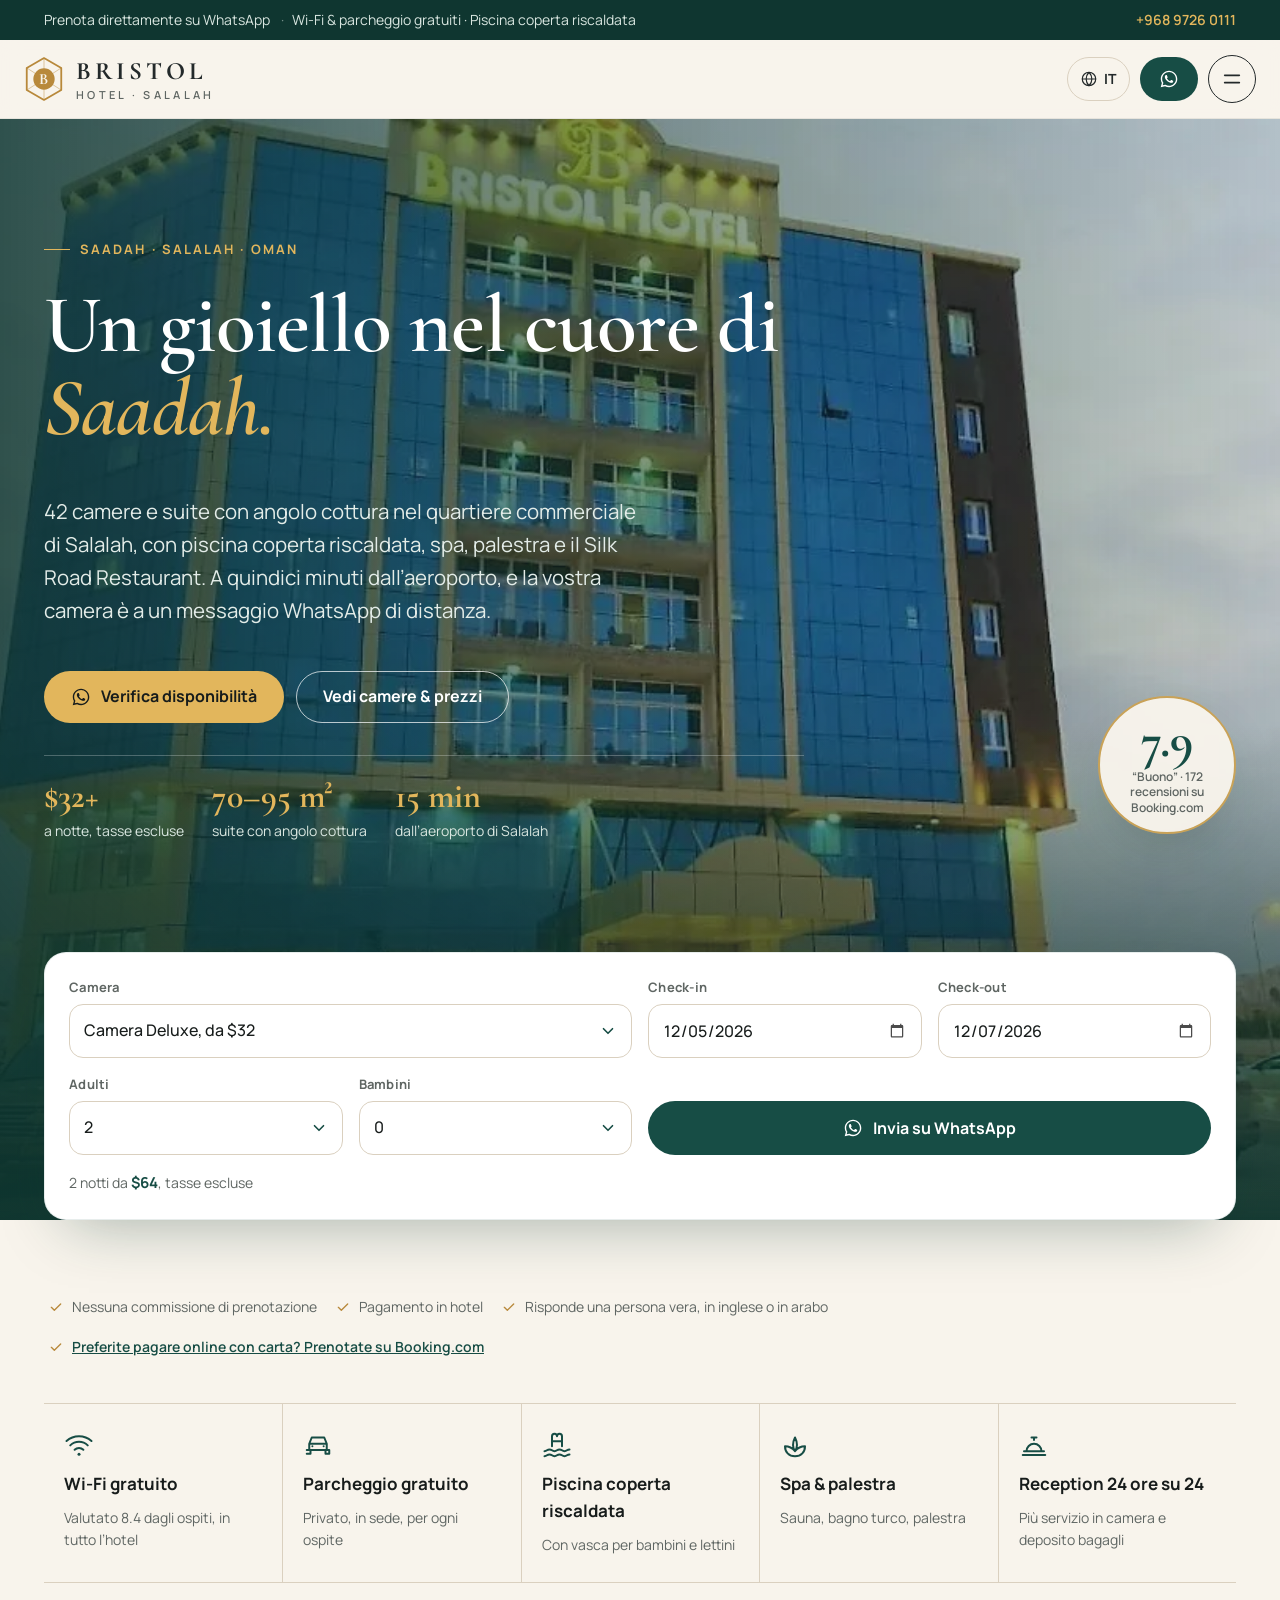
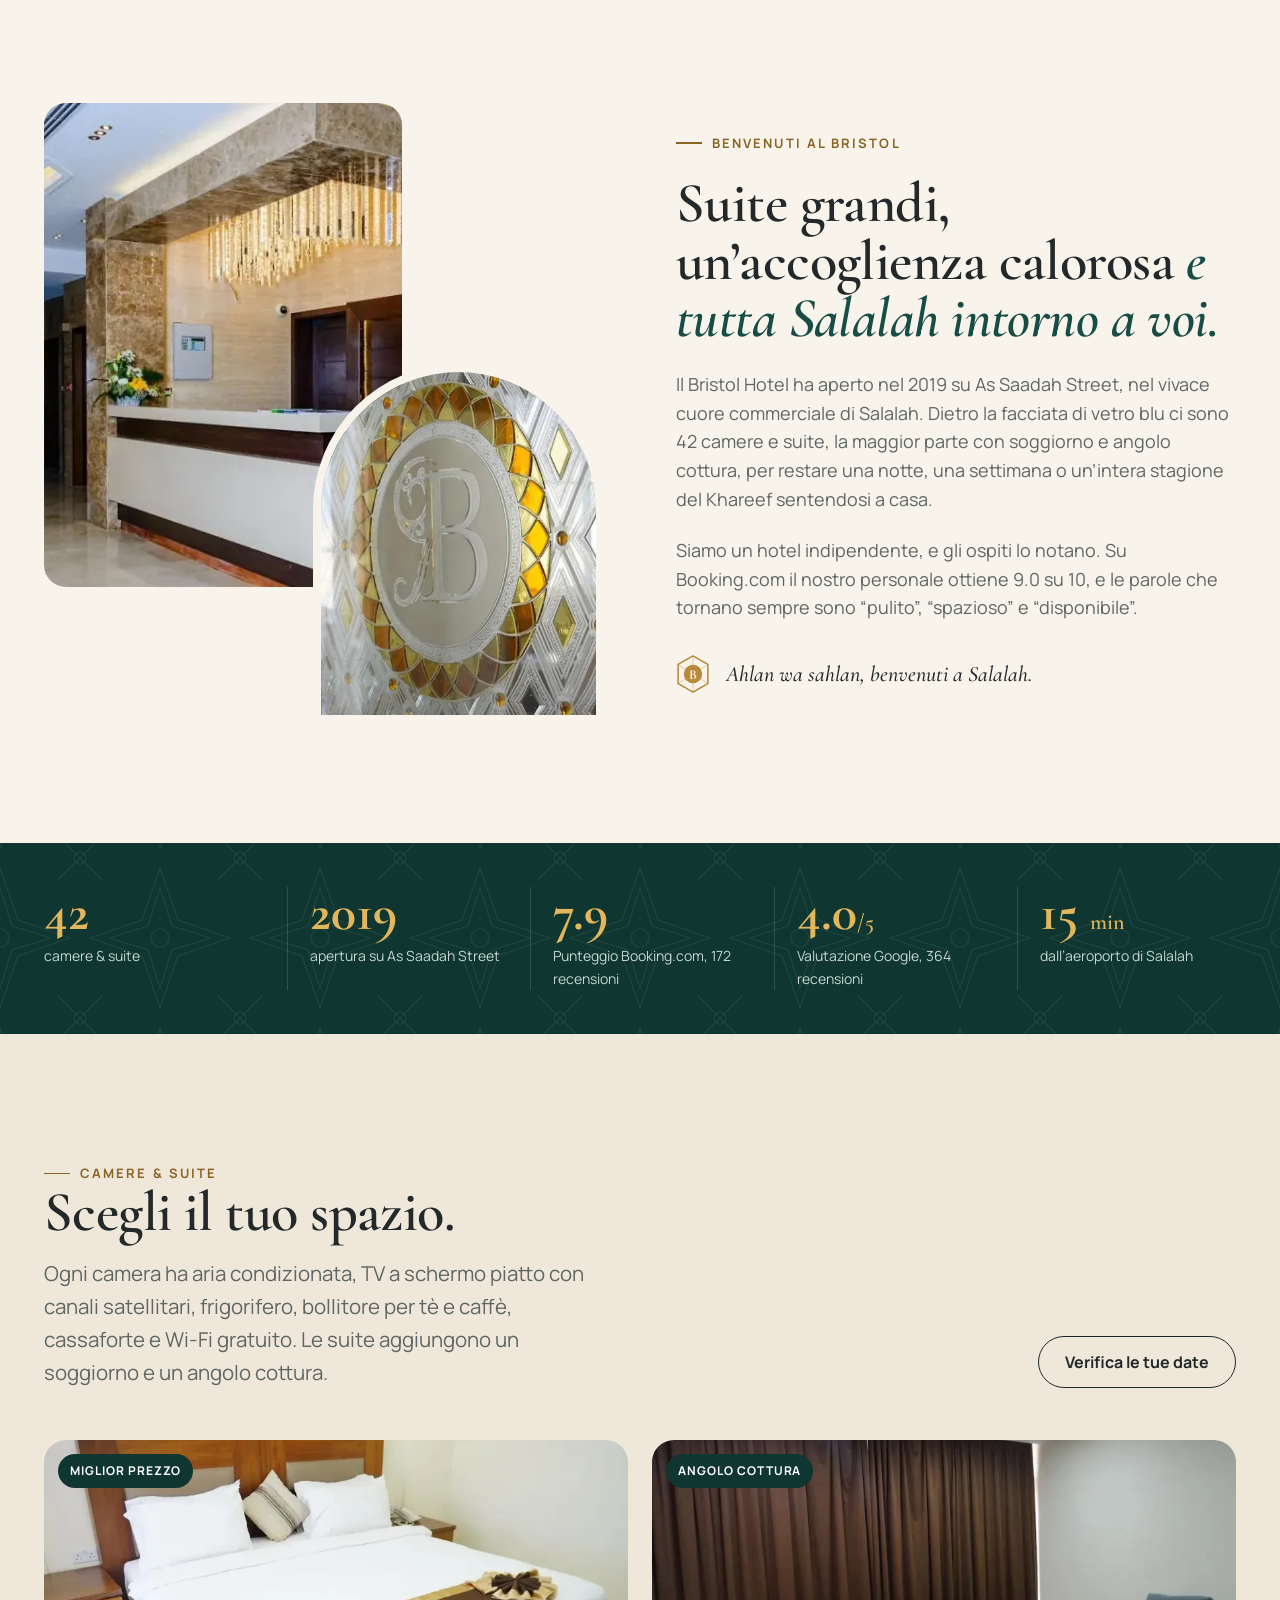
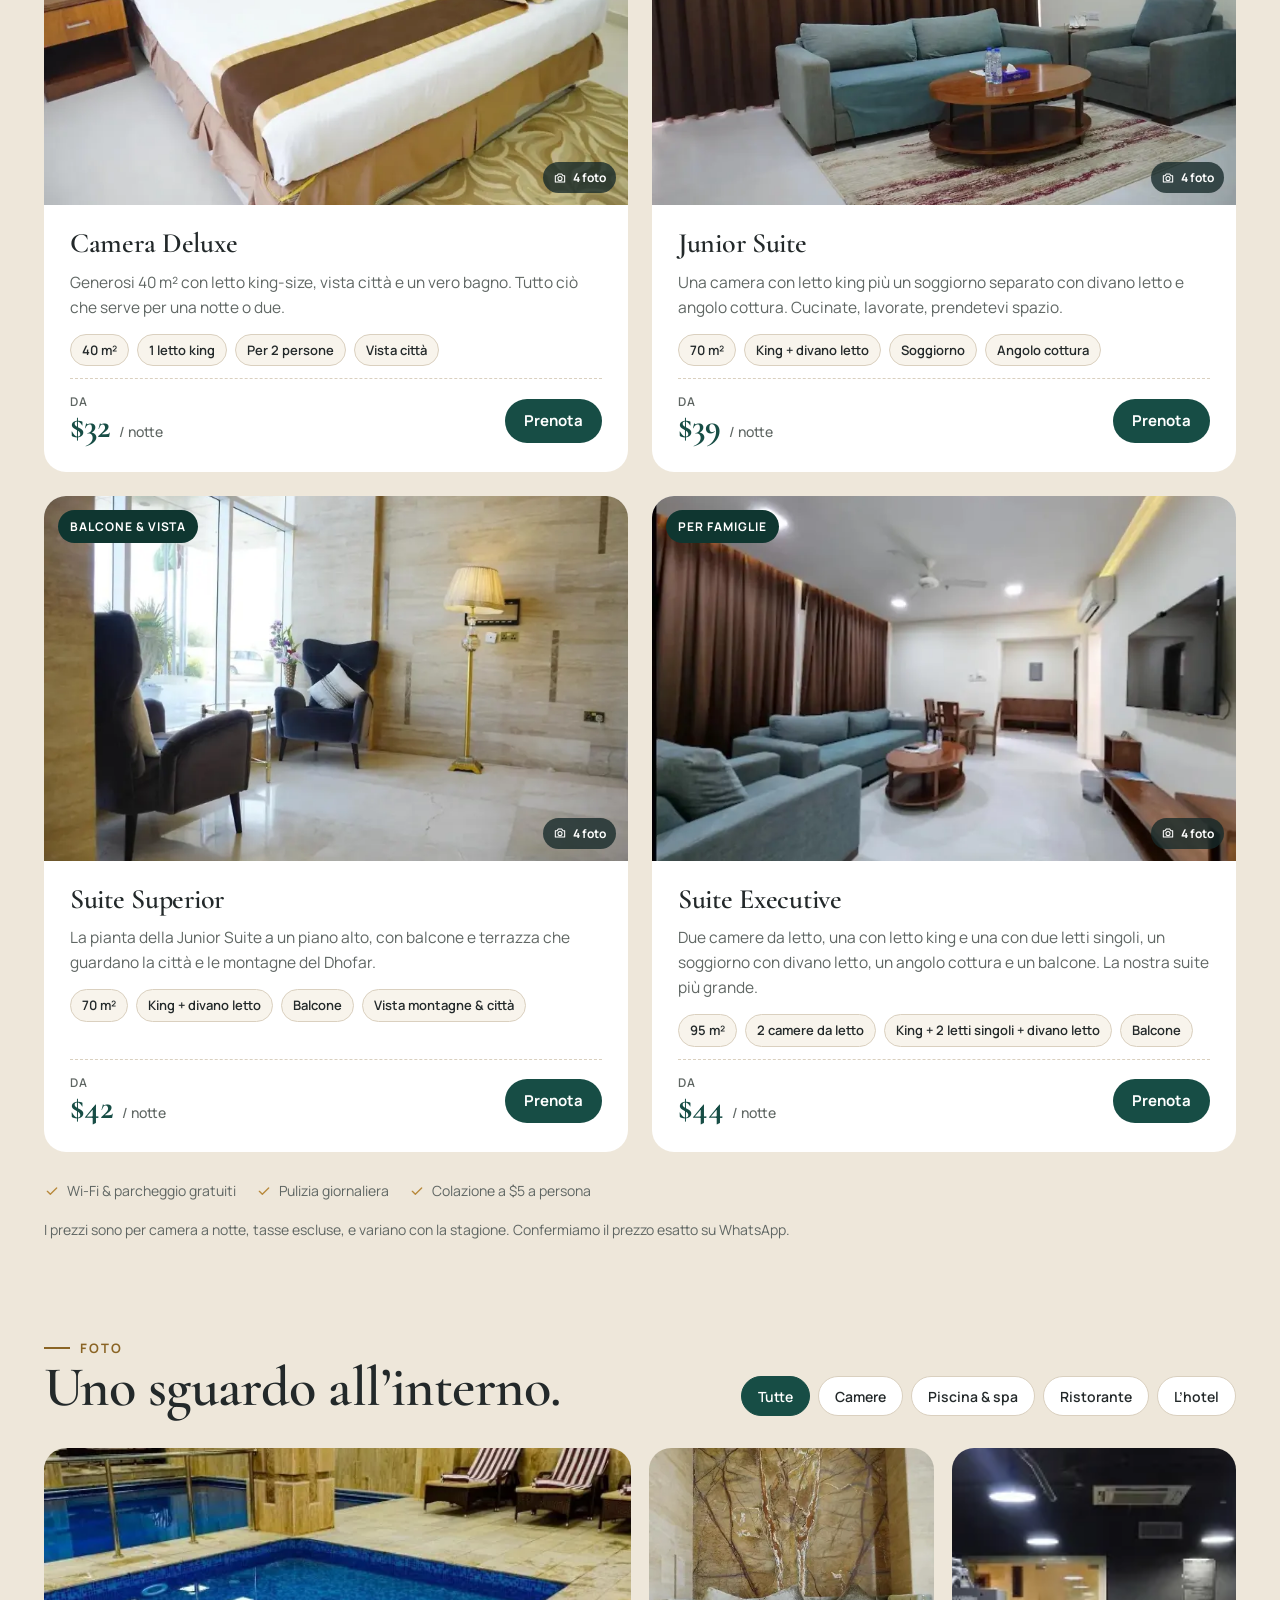
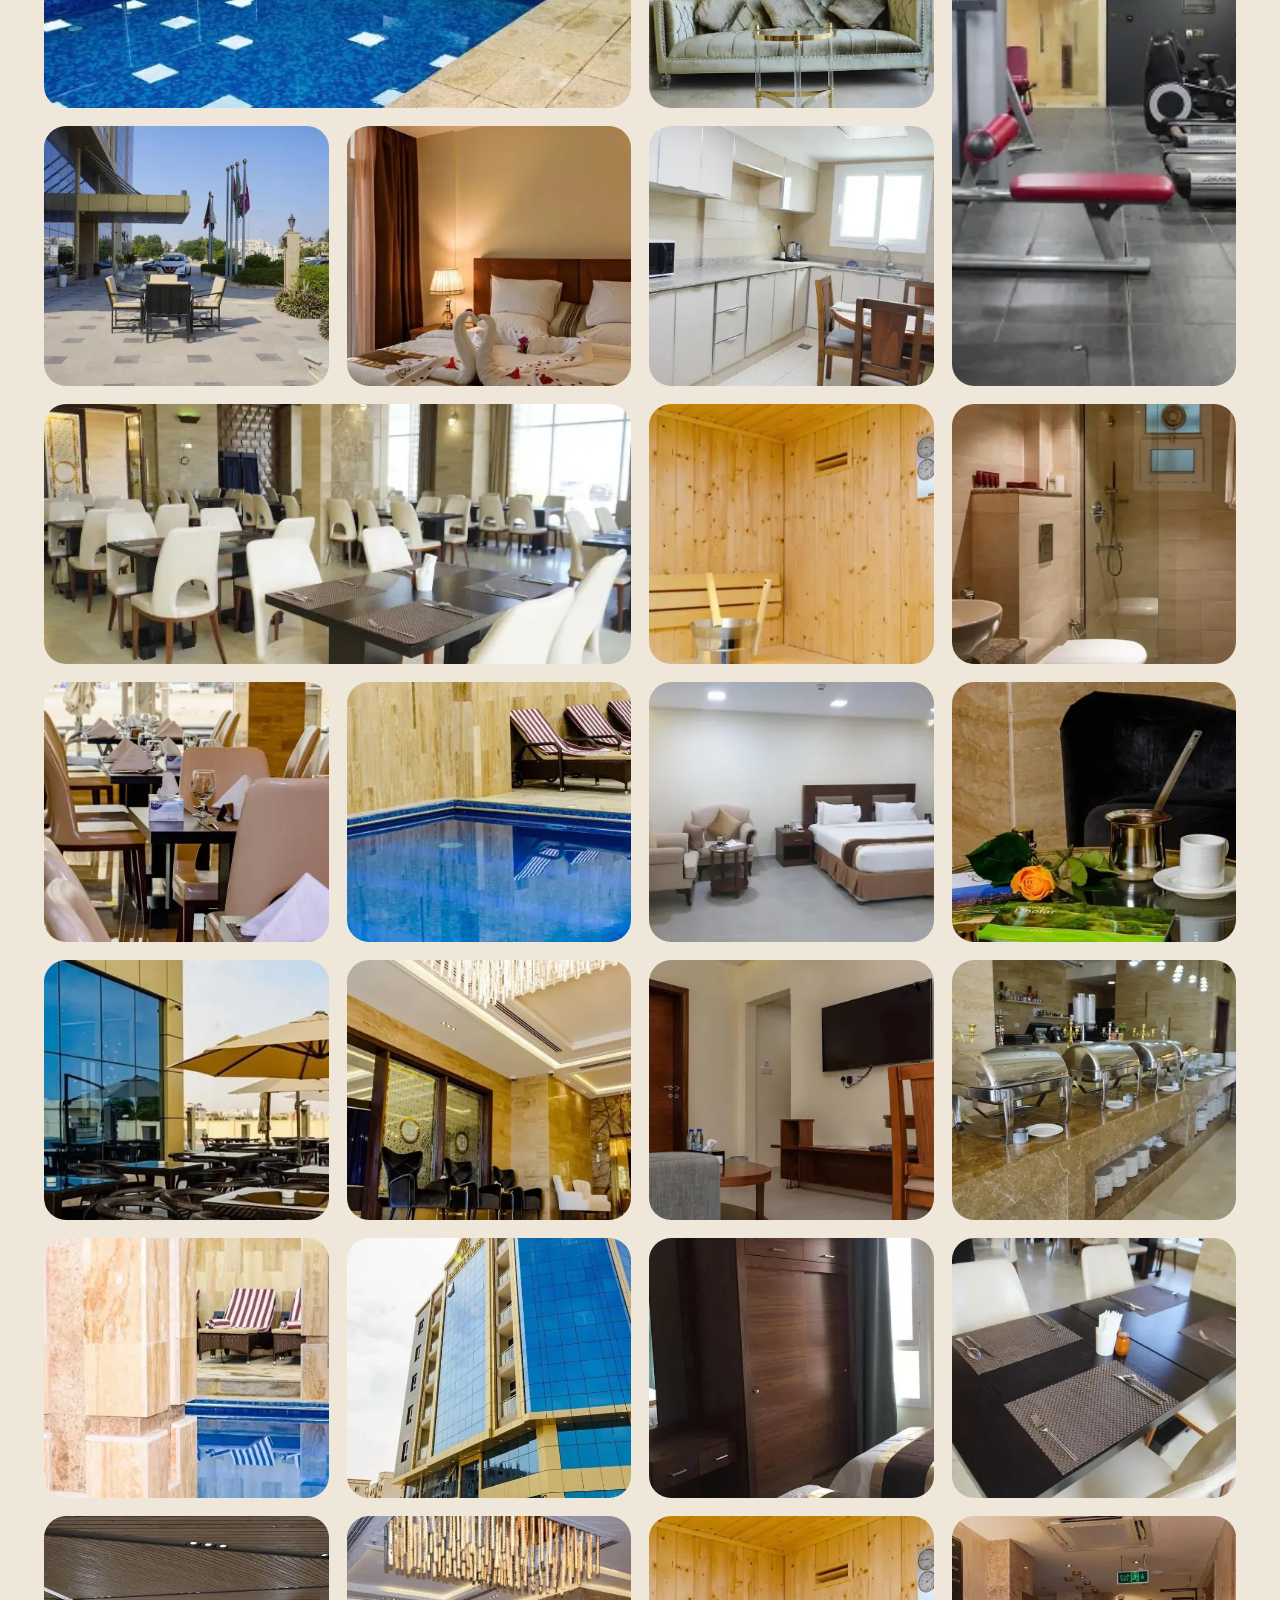
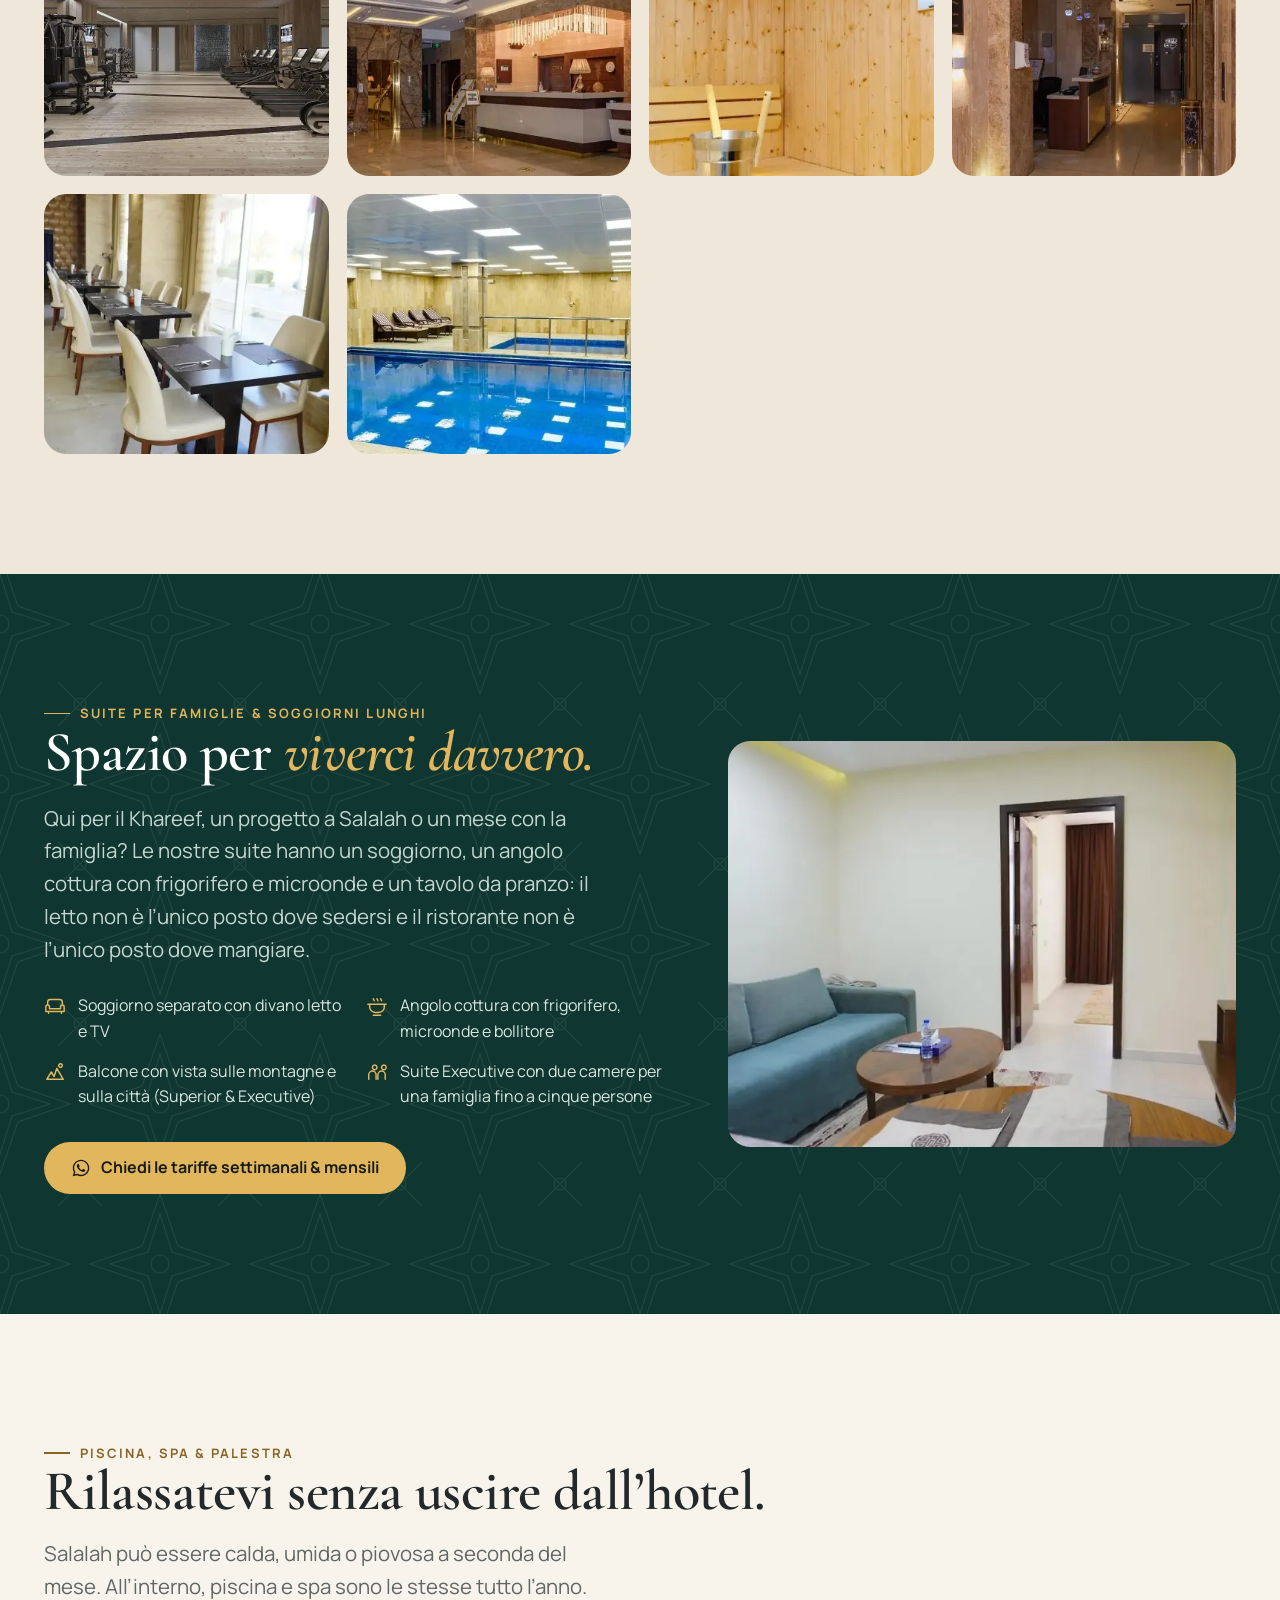
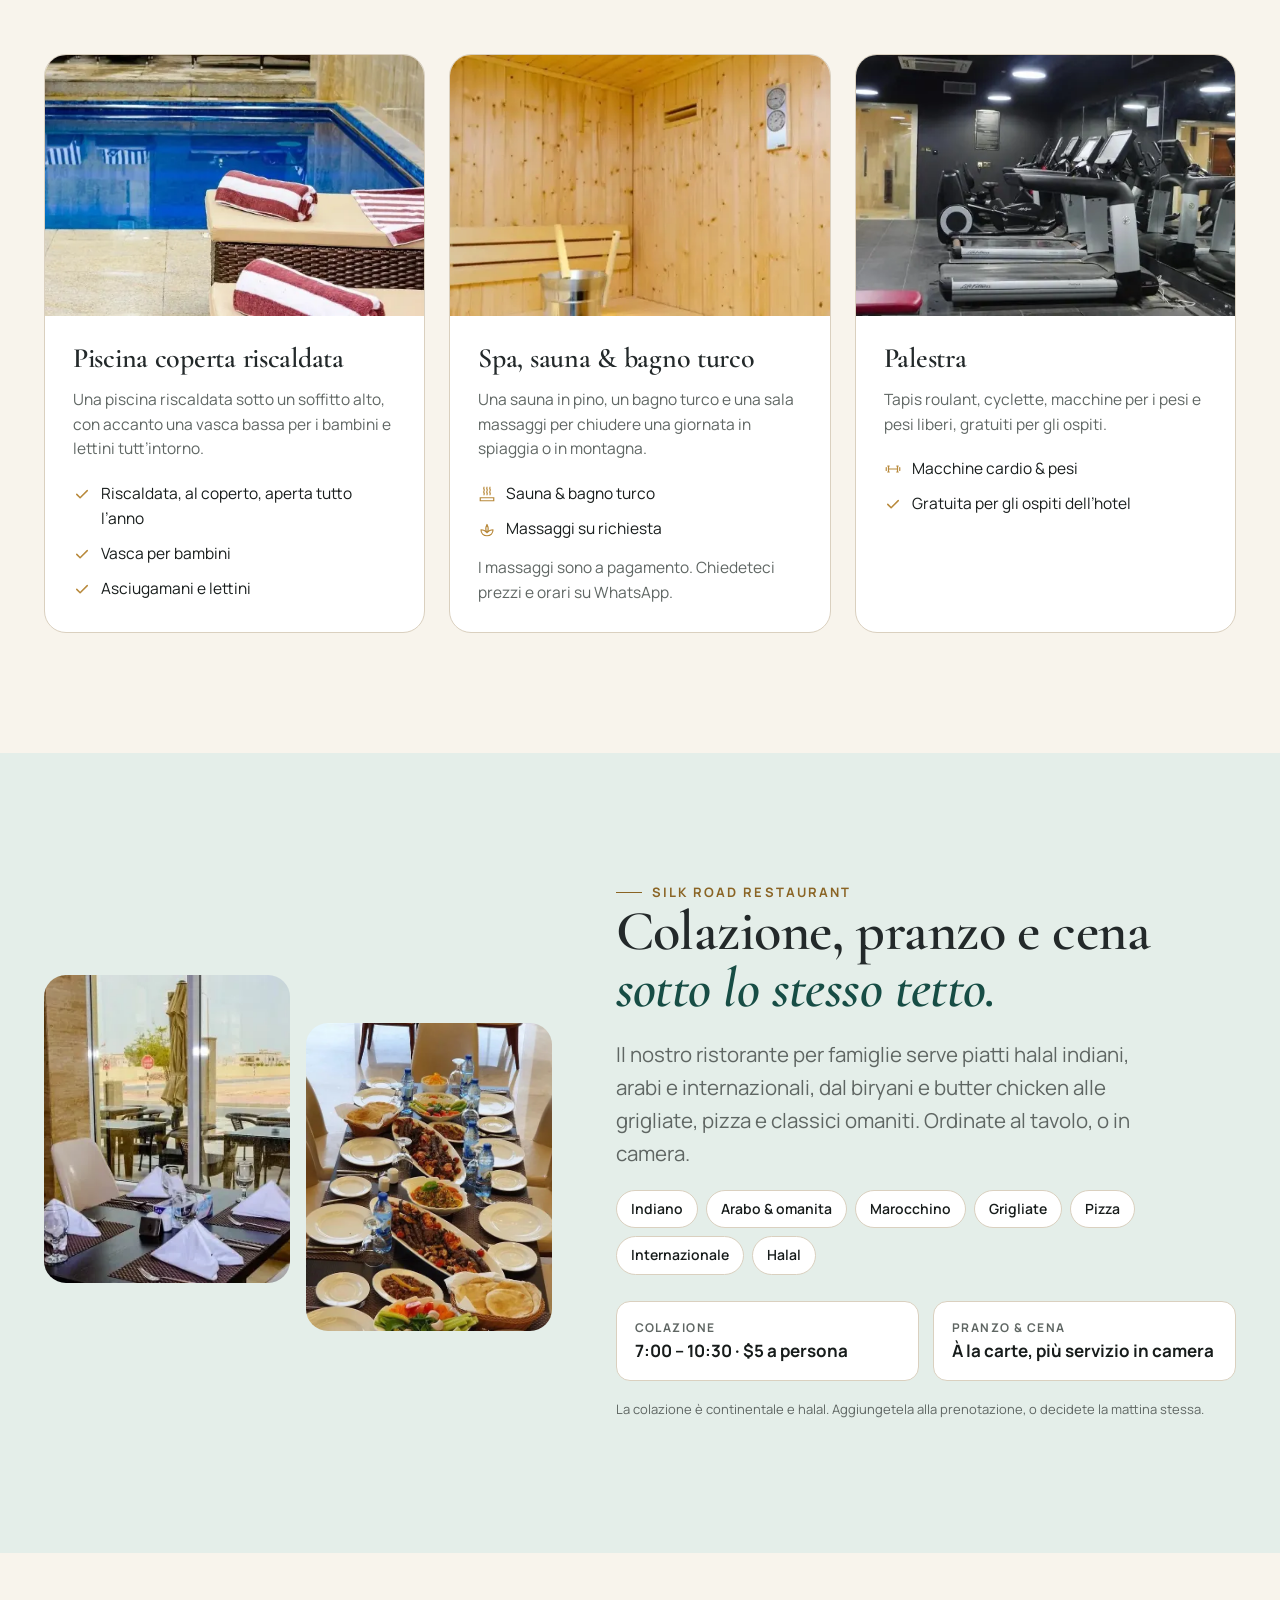
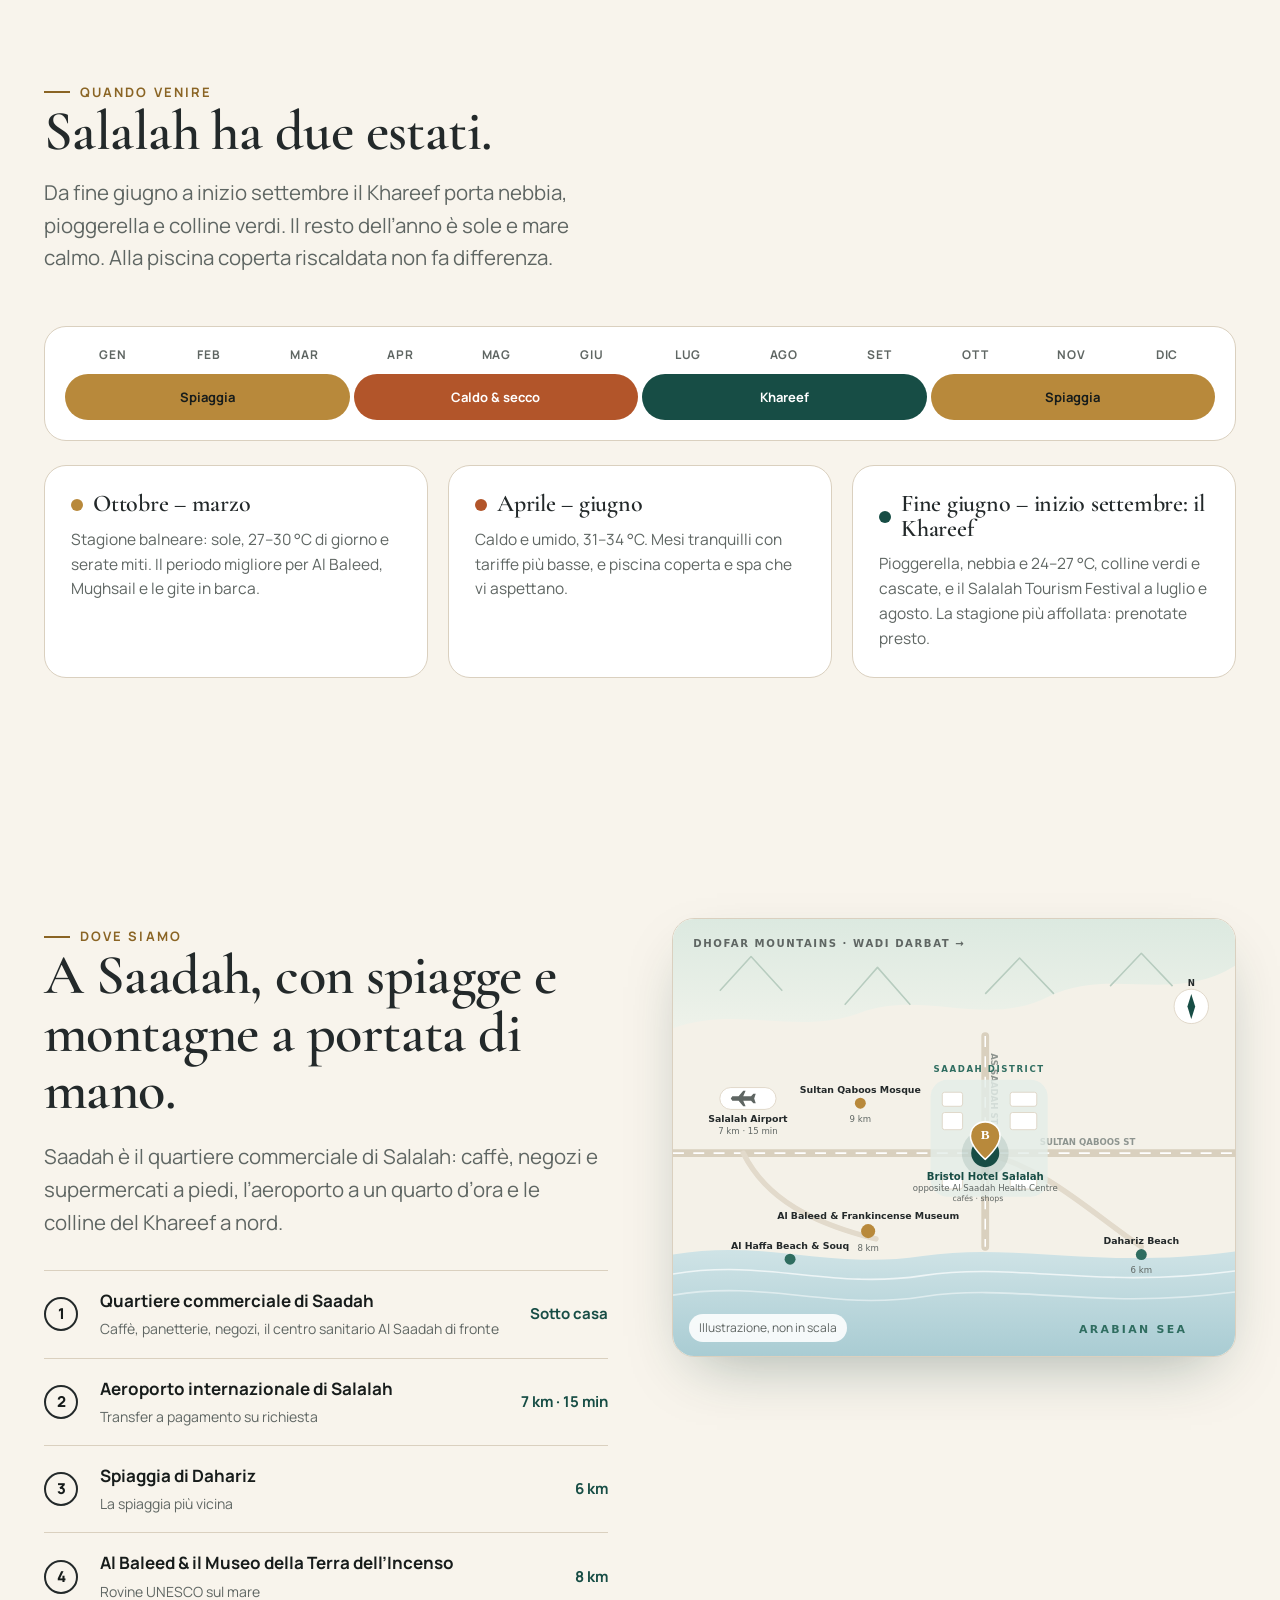
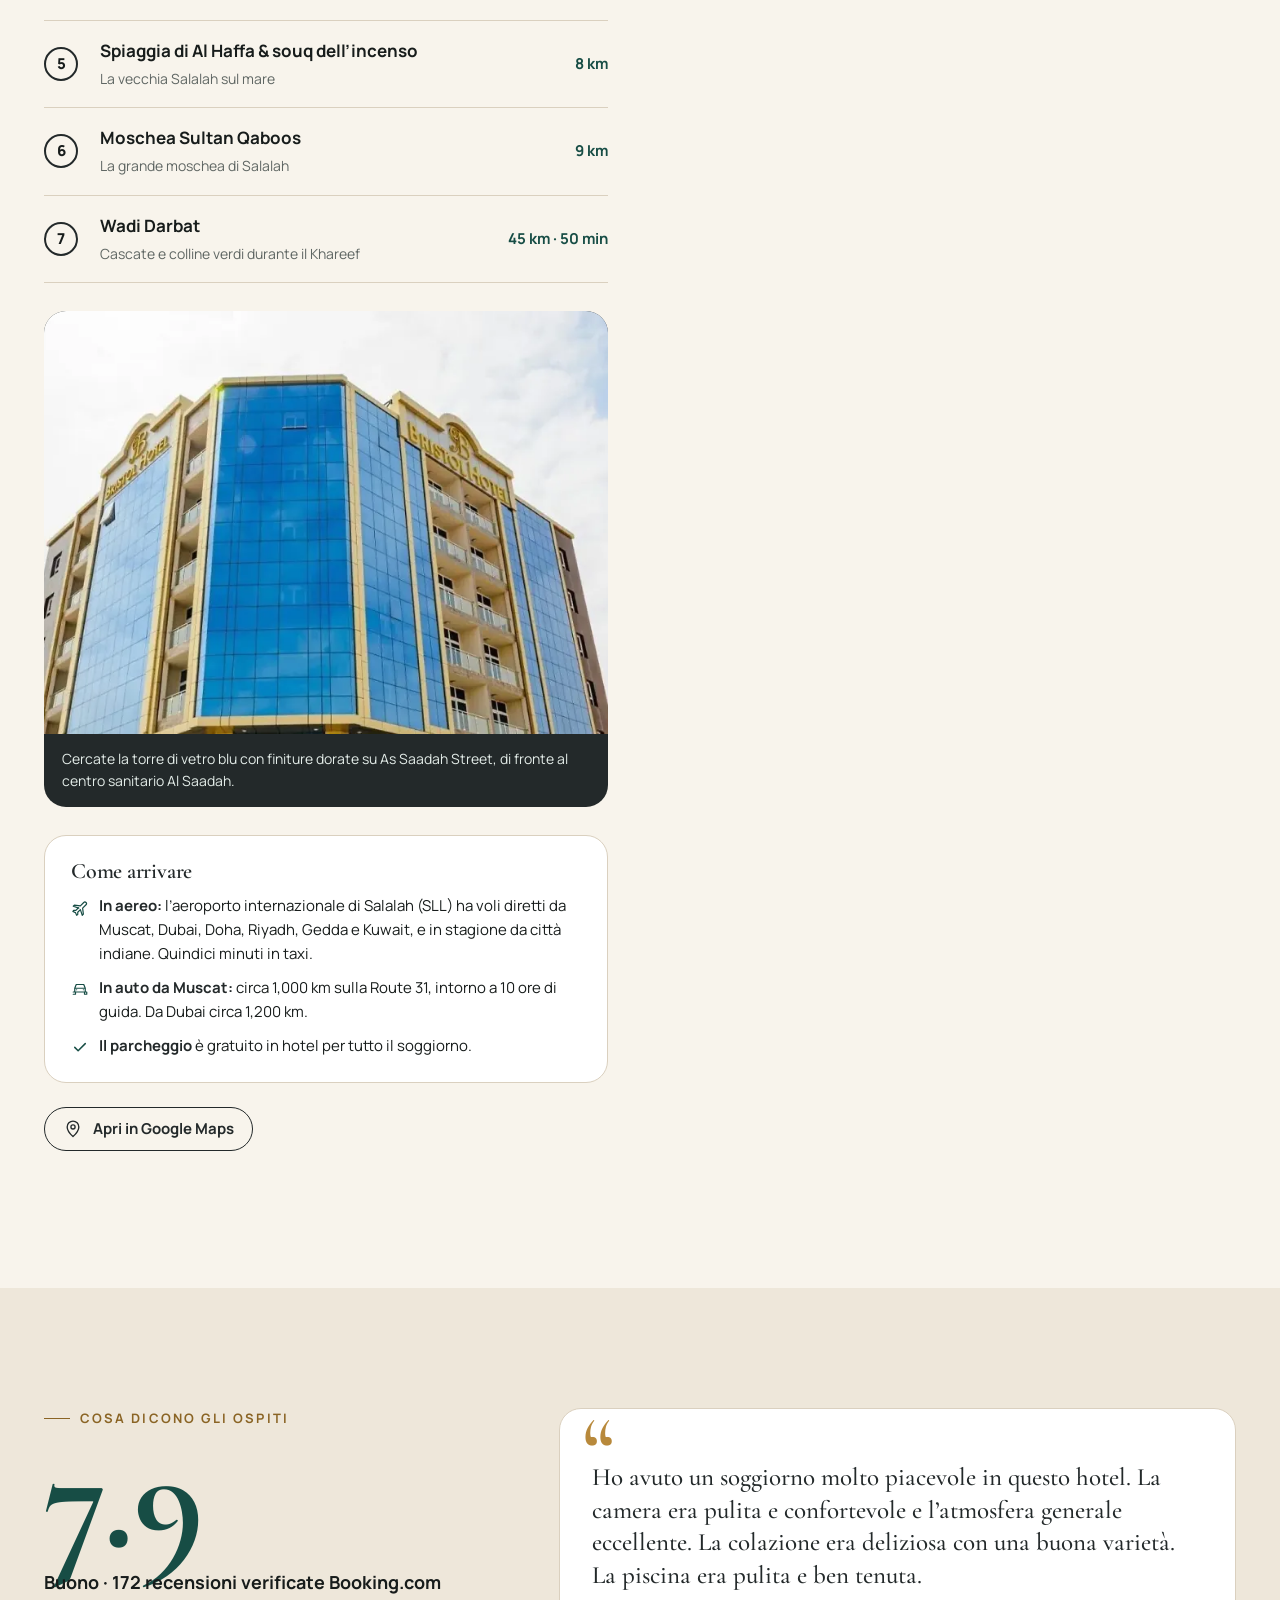
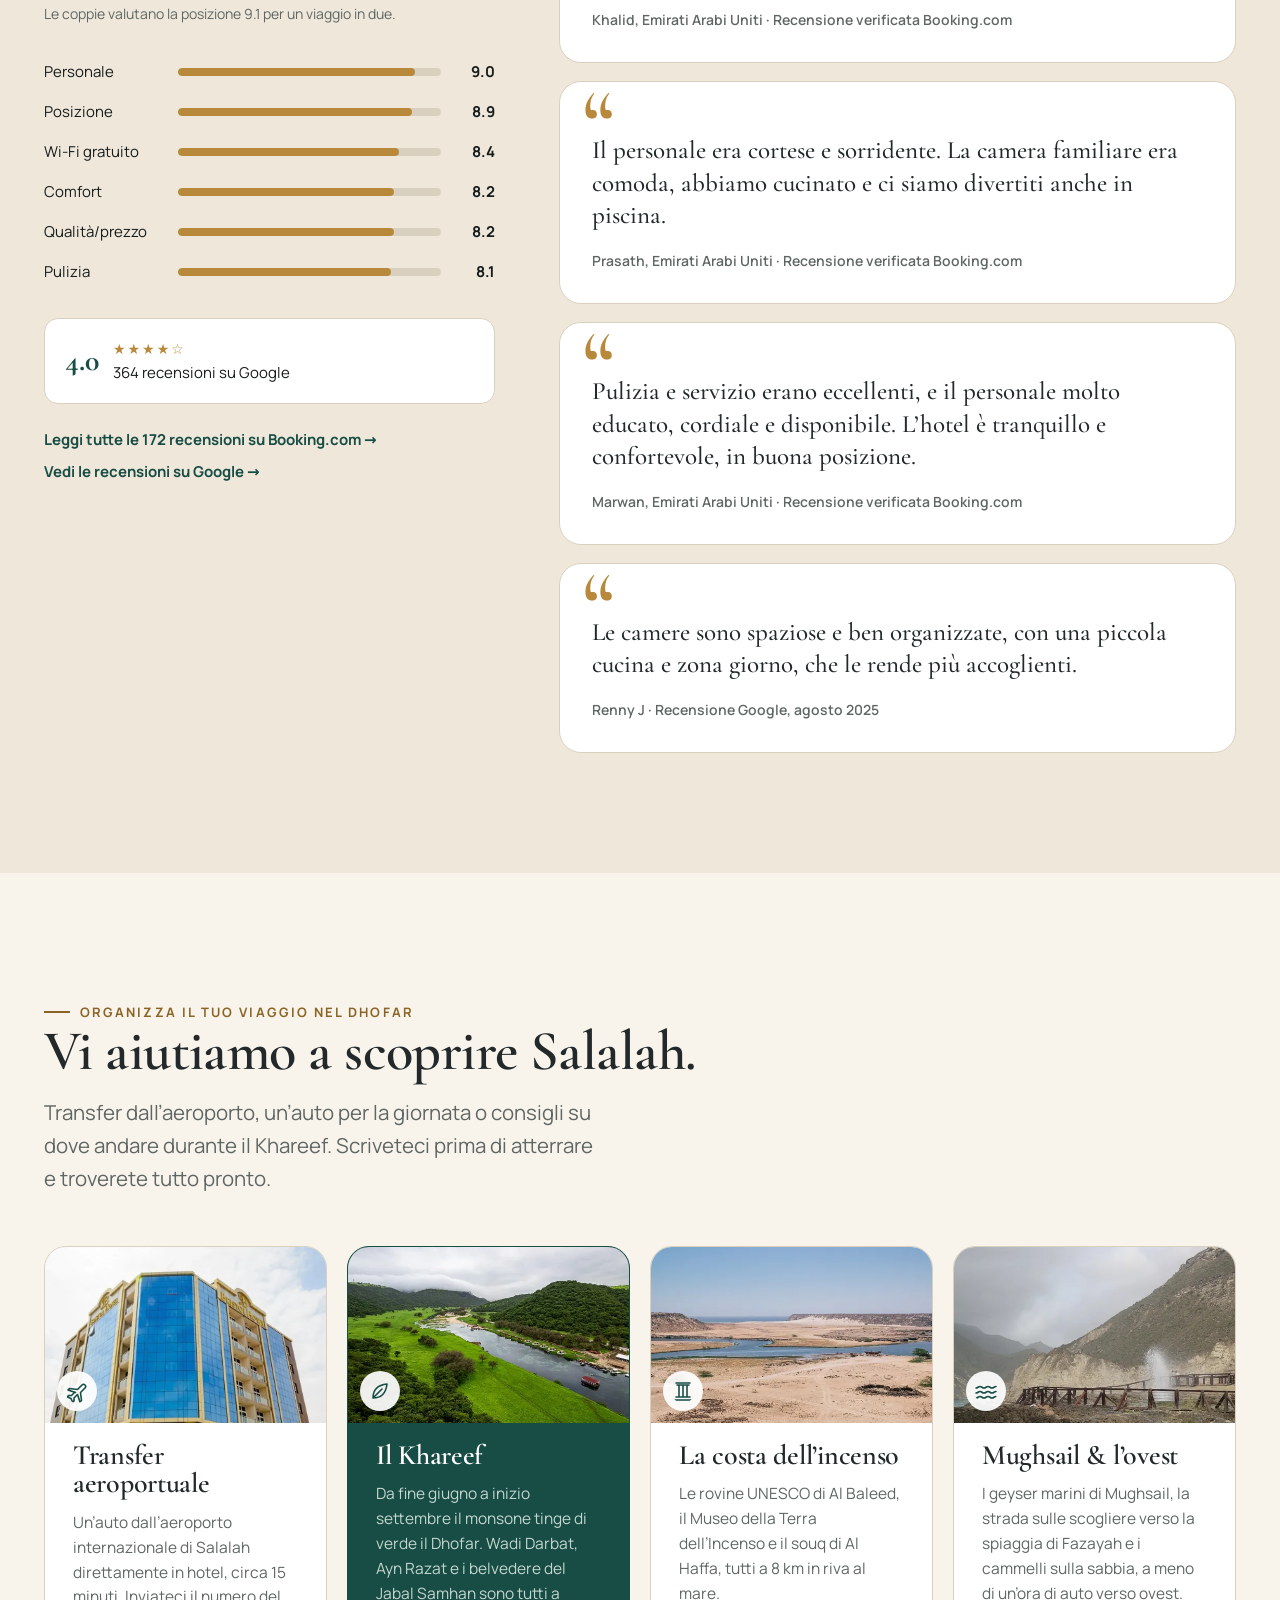
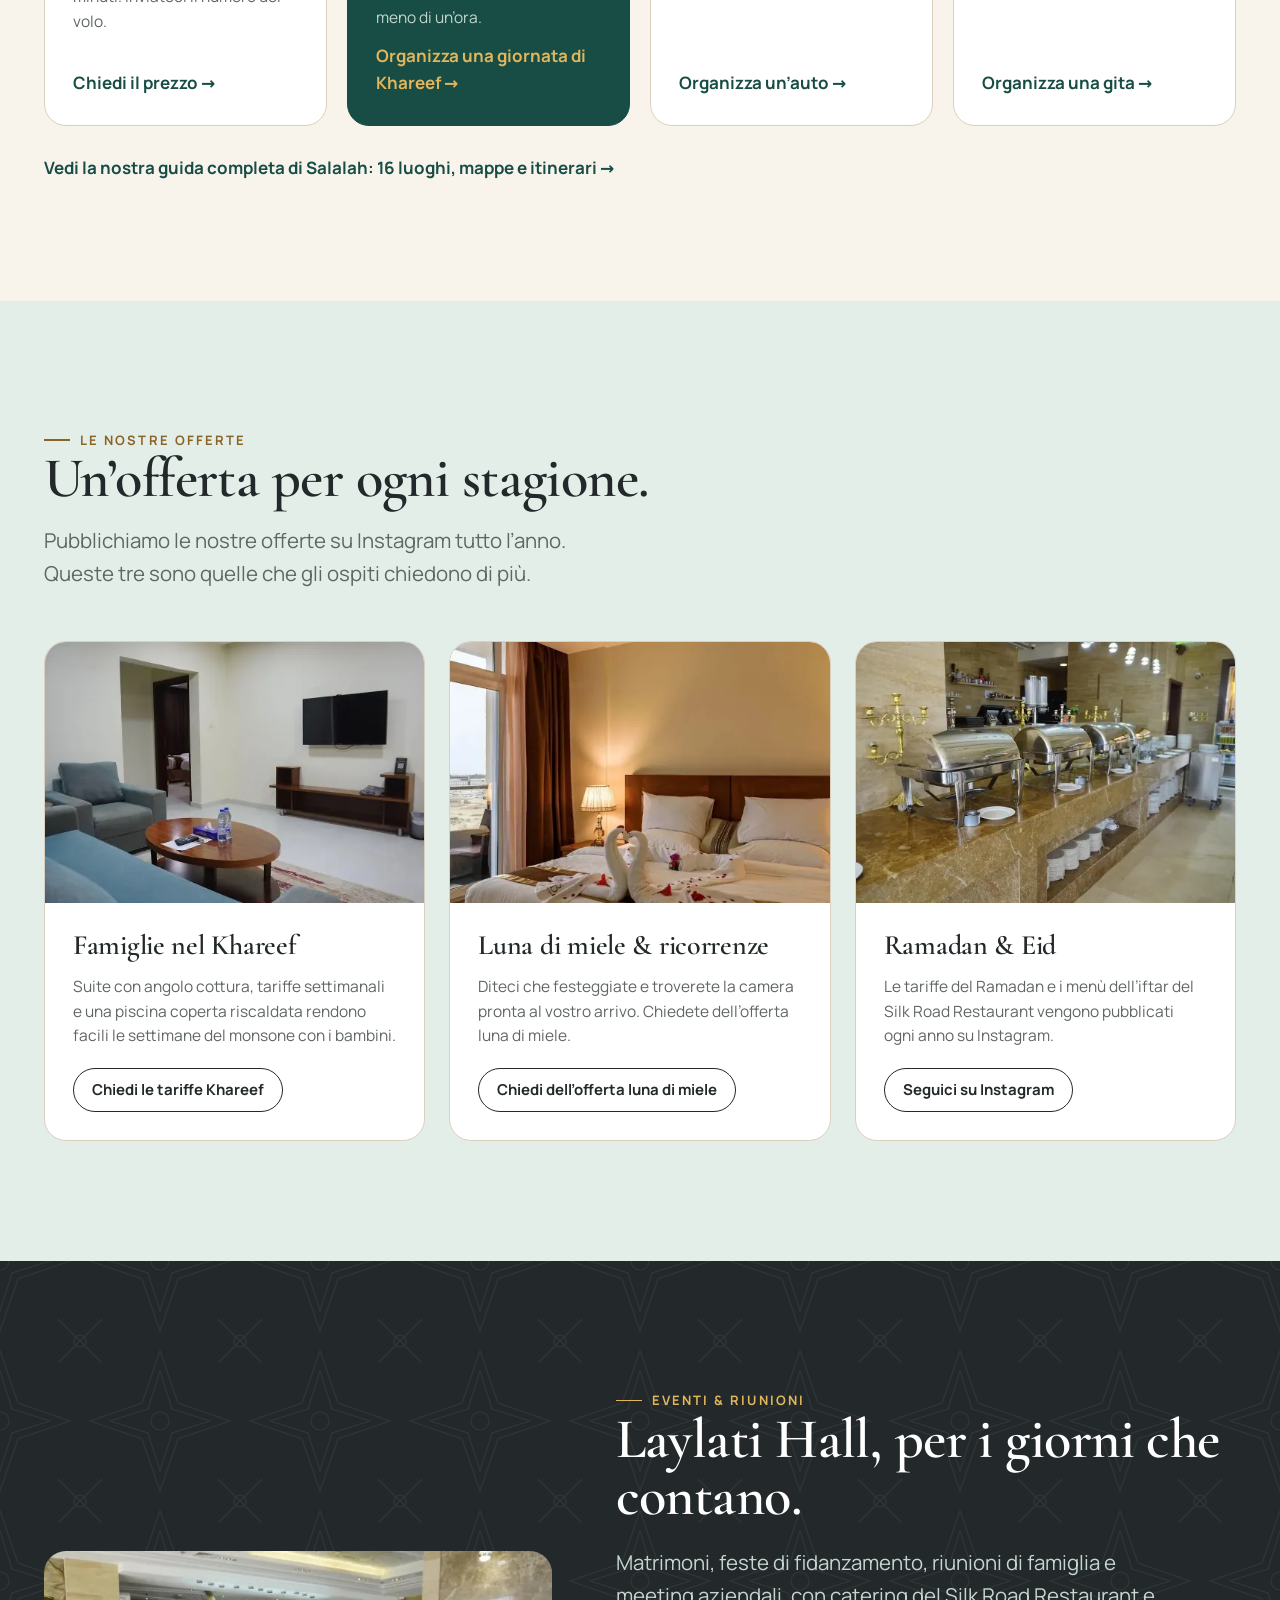
<file: it/index.html>
<!DOCTYPE html>
<html lang="it" dir="ltr">
<head>
<meta charset="utf-8">
<meta name="viewport" content="width=device-width, initial-scale=1">
<title>Bristol Hotel Salalah | Camere &amp; suite a Saadah, Salalah, Oman</title>
<meta name="description" content="Il Bristol Hotel Salalah è un hotel 3 stelle nel quartiere commerciale di Saadah a Salalah, Oman: 42 camere e suite con angolo cottura, una piscina coperta riscaldata, spa, palestra e il Silk Road Restaurant, a 15 minuti dall’aeroporto di Salalah. Prenota direttamente su WhatsApp.">
<link rel="alternate" hreflang="en" href="https://www.bristolhotelsalalah.com/">
<link rel="alternate" hreflang="ar" href="https://www.bristolhotelsalalah.com/ar/">
<link rel="alternate" hreflang="hi" href="https://www.bristolhotelsalalah.com/hi/">
<link rel="alternate" hreflang="de" href="https://www.bristolhotelsalalah.com/de/">
<link rel="alternate" hreflang="ru" href="https://www.bristolhotelsalalah.com/ru/">
<link rel="alternate" hreflang="fr" href="https://www.bristolhotelsalalah.com/fr/">
<link rel="alternate" hreflang="it" href="https://www.bristolhotelsalalah.com/it/">
<link rel="alternate" hreflang="pl" href="https://www.bristolhotelsalalah.com/pl/">
<link rel="alternate" hreflang="zh-Hans" href="https://www.bristolhotelsalalah.com/zh/">
<link rel="alternate" hreflang="x-default" href="https://www.bristolhotelsalalah.com/">
<link rel="canonical" href="https://www.bristolhotelsalalah.com/it/">
<meta name="theme-color" content="#0F3630">
<link rel="icon" href="../favicon.ico" sizes="32x32">
<link rel="icon" href="../assets/img/favicon.svg" type="image/svg+xml">
<link rel="apple-touch-icon" href="../assets/img/apple-touch-icon.png">
<meta property="og:type" content="website">
<meta property="og:title" content="Bristol Hotel Salalah">
<meta property="og:description" content="Camere e suite con angolo cottura a Saadah, Salalah. Piscina coperta riscaldata, spa, palestra e ristorante. Wi-Fi e parcheggio gratuiti. Prenota direttamente su WhatsApp.">
<meta property="og:image" content="https://www.bristolhotelsalalah.com/assets/img/og-image.jpg">
<meta property="og:url" content="https://www.bristolhotelsalalah.com/it/">
<meta name="twitter:card" content="summary_large_image">
<link rel="preload" href="../assets/fonts/manrope-latin-400-normal.woff2" as="font" type="font/woff2" crossorigin>
<link rel="preload" href="../assets/fonts/cormorant-garamond-latin-600-normal.woff2" as="font" type="font/woff2" crossorigin>
<link rel="stylesheet" href="../assets/css/fonts.css?v=ed025330">
<link rel="stylesheet" href="../assets/css/style.css?v=004c1067">
<script type="application/ld+json">{
  "@context": "https://schema.org",
  "@type": "Hotel",
  "name": "Bristol Hotel Salalah",
  "alternateName": "فندق بريستول صلالة",
  "description": "Il Bristol Hotel Salalah è un hotel 3 stelle nel quartiere commerciale di Saadah a Salalah, Oman: 42 camere e suite con angolo cottura, una piscina coperta riscaldata, spa, palestra e il Silk Road Restaurant, a 15 minuti dall’aeroporto di Salalah. Prenota direttamente su WhatsApp.",
  "url": "https://www.bristolhotelsalalah.com/",
  "telephone": "+96823321666",
  "sameAs": [
    "https://www.instagram.com/bristol_hotel_salalah/"
  ],
  "image": "https://www.bristolhotelsalalah.com/assets/img/og-image.jpg",
  "starRating": {
    "@type": "Rating",
    "ratingValue": "3"
  },
  "priceRange": "$32–$65",
  "checkinTime": "14:00",
  "checkoutTime": "12:00",
  "petsAllowed": false,
  "numberOfRooms": 42,
  "availableLanguage": [
    "English",
    "Arabic"
  ],
  "address": {
    "@type": "PostalAddress",
    "streetAddress": "As Saadah Street, opposite Al Saadah Health Centre, South Saadah",
    "addressLocality": "Salalah",
    "postalCode": "211",
    "addressCountry": "OM"
  },
  "geo": {
    "@type": "GeoCoordinates",
    "latitude": 17.0526615,
    "longitude": 54.1570177
  },
  "amenityFeature": [
    {
      "@type": "LocationFeatureSpecification",
      "name": "Wi-Fi gratuito",
      "value": true
    },
    {
      "@type": "LocationFeatureSpecification",
      "name": "Parcheggio gratuito",
      "value": true
    },
    {
      "@type": "LocationFeatureSpecification",
      "name": "Piscina coperta riscaldata",
      "value": true
    },
    {
      "@type": "LocationFeatureSpecification",
      "name": "Spa, sauna & bagno turco",
      "value": true
    },
    {
      "@type": "LocationFeatureSpecification",
      "name": "Palestra",
      "value": true
    },
    {
      "@type": "LocationFeatureSpecification",
      "name": "Silk Road Restaurant",
      "value": true
    },
    {
      "@type": "LocationFeatureSpecification",
      "name": "Reception 24 ore su 24",
      "value": true
    },
    {
      "@type": "LocationFeatureSpecification",
      "name": "Transfer aeroportuale",
      "value": true
    }
  ],
  "hasMap": "https://www.google.com/maps/search/?api=1&query=Bristol+Hotel+Salalah+As+Saadah+Street+Salalah",
  "containsPlace": [
    {
      "@type": "HotelRoom",
      "name": "Camera Deluxe",
      "description": "Generosi 40 m² con letto king-size, vista città e un vero bagno. Tutto ciò che serve per una notte o due.",
      "floorSize": {
        "@type": "QuantitativeValue",
        "value": 40,
        "unitCode": "MTK"
      },
      "occupancy": {
        "@type": "QuantitativeValue",
        "maxValue": 2
      },
      "bed": {
        "@type": "BedDetails",
        "typeOfBed": "King"
      },
      "offers": {
        "@type": "Offer",
        "price": "32",
        "priceCurrency": "USD",
        "availability": "https://schema.org/InStock"
      }
    },
    {
      "@type": "HotelRoom",
      "name": "Junior Suite",
      "description": "Una camera con letto king più un soggiorno separato con divano letto e angolo cottura. Cucinate, lavorate, prendetevi spazio.",
      "floorSize": {
        "@type": "QuantitativeValue",
        "value": 70,
        "unitCode": "MTK"
      },
      "occupancy": {
        "@type": "QuantitativeValue",
        "maxValue": 3
      },
      "bed": {
        "@type": "BedDetails",
        "typeOfBed": "King + sofa bed"
      },
      "offers": {
        "@type": "Offer",
        "price": "39",
        "priceCurrency": "USD",
        "availability": "https://schema.org/InStock"
      }
    },
    {
      "@type": "HotelRoom",
      "name": "Suite Superior",
      "description": "La pianta della Junior Suite a un piano alto, con balcone e terrazza che guardano la città e le montagne del Dhofar.",
      "floorSize": {
        "@type": "QuantitativeValue",
        "value": 70,
        "unitCode": "MTK"
      },
      "occupancy": {
        "@type": "QuantitativeValue",
        "maxValue": 3
      },
      "bed": {
        "@type": "BedDetails",
        "typeOfBed": "King + sofa bed"
      },
      "offers": {
        "@type": "Offer",
        "price": "42",
        "priceCurrency": "USD",
        "availability": "https://schema.org/InStock"
      }
    },
    {
      "@type": "HotelRoom",
      "name": "Suite Executive",
      "description": "Due camere da letto, una con letto king e una con due letti singoli, un soggiorno con divano letto, un angolo cottura e un balcone. La nostra suite più grande.",
      "floorSize": {
        "@type": "QuantitativeValue",
        "value": 95,
        "unitCode": "MTK"
      },
      "occupancy": {
        "@type": "QuantitativeValue",
        "maxValue": 5
      },
      "bed": {
        "@type": "BedDetails",
        "typeOfBed": "King + 2 singles + sofa bed"
      },
      "offers": {
        "@type": "Offer",
        "price": "44",
        "priceCurrency": "USD",
        "availability": "https://schema.org/InStock"
      }
    }
  ]
}</script>
</head>
<body>
<a class="skip" href="#main">Vai al contenuto</a>

<svg width="0" height="0" class="icons" aria-hidden="true">
  <symbol id="i-mark" viewBox="0 0 48 56"><path fill="none" stroke="currentColor" stroke-width="2.2" stroke-linejoin="round" d="M24 2.5 L45 14.5 L45 41.5 L24 53.5 L3 41.5 L3 14.5 Z"/><path fill="none" stroke="currentColor" stroke-width="1" opacity=".55" d="M24 2.5 L24 53.5 M3 14.5 L45 41.5 M45 14.5 L3 41.5"/><circle cx="24" cy="28" r="13" fill="currentColor"/><text x="24" y="34.5" text-anchor="middle" font-family="Cormorant Garamond, Georgia, serif" font-size="19" font-weight="700" fill="#F8F4EC">B</text></symbol>
  <symbol id="i-camera" viewBox="0 0 24 24"><path fill="none" stroke="currentColor" stroke-width="1.8" stroke-linecap="round" stroke-linejoin="round" d="M4 8h3l2-3h6l2 3h3v11H4z"/><circle cx="12" cy="13" r="3.5" fill="none" stroke="currentColor" stroke-width="1.8"/></symbol>
  <symbol id="i-chev" viewBox="0 0 24 24"><path fill="none" stroke="currentColor" stroke-width="2.2" stroke-linecap="round" stroke-linejoin="round" d="M9 5l7 7-7 7"/></symbol>
  <symbol id="i-x" viewBox="0 0 24 24"><path fill="none" stroke="currentColor" stroke-width="2.2" stroke-linecap="round" d="M6 6l12 12M18 6L6 18"/></symbol>
  <symbol id="i-wa" viewBox="0 0 24 24"><path fill="currentColor" d="M12.04 2C6.58 2 2.13 6.45 2.13 11.91c0 1.75.46 3.45 1.32 4.95L2.05 22l5.25-1.38a9.86 9.86 0 0 0 4.74 1.21c5.46 0 9.91-4.45 9.91-9.91C21.95 6.45 17.5 2 12.04 2zm0 18.15a8.2 8.2 0 0 1-4.19-1.15l-.3-.18-3.12.82.83-3.04-.2-.31a8.23 8.23 0 0 1-1.26-4.38c0-4.54 3.7-8.24 8.24-8.24 4.54 0 8.24 3.7 8.24 8.24 0 4.54-3.7 8.24-8.24 8.24zm4.52-6.16c-.25-.12-1.47-.72-1.69-.81-.23-.08-.39-.12-.56.12-.17.25-.64.81-.78.97-.14.17-.29.19-.54.06-.25-.12-1.05-.39-1.99-1.23-.74-.66-1.23-1.47-1.38-1.72-.14-.25-.02-.38.11-.51.11-.11.25-.29.37-.43.12-.14.17-.25.25-.41.08-.17.04-.31-.02-.43-.06-.12-.56-1.34-.76-1.84-.2-.48-.41-.42-.56-.43h-.48c-.17 0-.43.06-.66.31-.23.25-.86.85-.86 2.07 0 1.22.89 2.4 1.01 2.56.12.17 1.75 2.67 4.23 3.74.59.26 1.05.41 1.41.52.59.19 1.13.16 1.56.1.48-.07 1.47-.6 1.67-1.18.21-.58.21-1.07.14-1.18-.06-.1-.22-.16-.47-.28z"/></symbol>
  <symbol id="i-cup" viewBox="0 0 24 24"><path fill="none" stroke="currentColor" stroke-width="1.6" stroke-linecap="round" stroke-linejoin="round" d="M4 9h12v5a5 5 0 0 1-5 5H9a5 5 0 0 1-5-5V9zm12 1h1.5a2.5 2.5 0 0 1 0 5H16M8 3c0 1.2 1 1.2 1 2.4M12 3c0 1.2 1 1.2 1 2.4M3 22h16"/></symbol>
  <symbol id="i-wifi" viewBox="0 0 24 24"><path fill="none" stroke="currentColor" stroke-width="1.6" stroke-linecap="round" d="M2 8.8a15 15 0 0 1 20 0M5 12.3a10 10 0 0 1 14 0M8.5 15.8a5 5 0 0 1 7 0"/><circle cx="12" cy="19.3" r="1.2" fill="currentColor"/></symbol>
  <symbol id="i-car" viewBox="0 0 24 24"><path fill="none" stroke="currentColor" stroke-width="1.6" stroke-linecap="round" stroke-linejoin="round" d="M5 16V11l2-5h10l2 5v5M3 16h18v3h-3v-3M6 16v3H3M7.5 13h.01M16.5 13h.01M5 11h14"/></symbol>
  <symbol id="i-bell" viewBox="0 0 24 24"><path fill="none" stroke="currentColor" stroke-width="1.6" stroke-linecap="round" stroke-linejoin="round" d="M4 17h16M6 17a6 6 0 0 1 12 0M12 8V6M10 6h4M3 20h18"/></symbol>
  <symbol id="i-spa" viewBox="0 0 24 24"><path fill="none" stroke="currentColor" stroke-width="1.6" stroke-linecap="round" stroke-linejoin="round" d="M12 21c-5 0-8-3.5-8-8 3.5 0 6 1.5 8 4 2-2.5 4.5-4 8-4 0 4.5-3 8-8 8zM12 17c-2-3-2-7 0-11 2 4 2 8 0 11z"/></symbol>
  <symbol id="i-check" viewBox="0 0 24 24"><path fill="none" stroke="currentColor" stroke-width="2" stroke-linecap="round" stroke-linejoin="round" d="M5 12.5l4.5 4.5L19 7.5"/></symbol>
  <symbol id="i-plane" viewBox="0 0 24 24"><path fill="none" stroke="currentColor" stroke-width="1.6" stroke-linecap="round" stroke-linejoin="round" d="M10.5 13.5L3 11l1.5-1.5 8 1L17 6a2 2 0 0 1 3 3l-4.5 4.5 1 8L15 23l-2.5-7.5L9 19v3l-1.5 1L6 19.5 2.5 18l1-1.5h3l3.5-3.5"/></symbol>
  <symbol id="i-pin" viewBox="0 0 24 24"><path fill="none" stroke="currentColor" stroke-width="1.6" stroke-linecap="round" stroke-linejoin="round" d="M12 21s-7-6.2-7-11.5a7 7 0 0 1 14 0C19 14.8 12 21 12 21z"/><circle cx="12" cy="9.5" r="2.5" fill="none" stroke="currentColor" stroke-width="1.6"/></symbol>
  <symbol id="i-menu" viewBox="0 0 24 24"><path fill="none" stroke="currentColor" stroke-width="1.8" stroke-linecap="round" d="M4 8h16M4 16h16"/></symbol>
  <symbol id="i-family" viewBox="0 0 24 24"><path fill="none" stroke="currentColor" stroke-width="1.6" stroke-linecap="round" stroke-linejoin="round" d="M7 7a2.5 2.5 0 1 0 0-.01M17 7a2.5 2.5 0 1 0 0-.01M3 20v-5a4 4 0 0 1 8 0v5M13 20v-5a4 4 0 0 1 8 0v5"/></symbol>
  <symbol id="i-sofa" viewBox="0 0 24 24"><path fill="none" stroke="currentColor" stroke-width="1.6" stroke-linecap="round" stroke-linejoin="round" d="M4 11V8a3 3 0 0 1 3-3h10a3 3 0 0 1 3 3v3M2 13a2 2 0 0 1 4 0v2h12v-2a2 2 0 0 1 4 0v5H2v-5zM5 18v2M19 18v2"/></symbol>
  <symbol id="i-kitchen" viewBox="0 0 24 24"><path fill="none" stroke="currentColor" stroke-width="1.6" stroke-linecap="round" stroke-linejoin="round" d="M4 10h16v3a6 6 0 0 1-6 6h-4a6 6 0 0 1-6-6v-3zM2 10h20M8 4c0 1.2 1 1.2 1 2.4M12 4c0 1.2 1 1.2 1 2.4M16 4c0 1.2 1 1.2 1 2.4M8 22h8"/></symbol>
  <symbol id="i-balcony" viewBox="0 0 24 24"><path fill="none" stroke="currentColor" stroke-width="1.6" stroke-linecap="round" stroke-linejoin="round" d="M3 20l5-8 3 5 3-9 7 12H3zM16 5a2 2 0 1 0 0-.01"/></symbol>
  <symbol id="i-steam" viewBox="0 0 24 24"><path fill="none" stroke="currentColor" stroke-width="1.6" stroke-linecap="round" d="M8 3c-1.5 2 1.5 3 0 5s1.5 3 0 5M12 3c-1.5 2 1.5 3 0 5s1.5 3 0 5M16 3c-1.5 2 1.5 3 0 5s1.5 3 0 5M3 17h18v4H3z"/></symbol>
  <symbol id="i-pool" viewBox="0 0 24 24"><path fill="none" stroke="currentColor" stroke-width="1.6" stroke-linecap="round" d="M2 17c2 0 2-1.5 4-1.5S8 17 10 17s2-1.5 4-1.5S16 17 18 17s2-1.5 4-1.5M2 21c2 0 2-1.5 4-1.5S8 21 10 21s2-1.5 4-1.5S16 21 18 21s2-1.5 4-1.5M8 13V5a2 2 0 0 1 4 0M16 13V5a2 2 0 0 0-4 0M8 9h8"/></symbol>
  <symbol id="i-gym" viewBox="0 0 24 24"><path fill="none" stroke="currentColor" stroke-width="1.6" stroke-linecap="round" stroke-linejoin="round" d="M6 8v8M3 10v4M18 8v8M21 10v4M6 12h12M3 12h0M21 12h0M5 8h2M17 8h2M5 16h2M17 16h2"/></symbol>
  <symbol id="i-leaf" viewBox="0 0 24 24"><path fill="none" stroke="currentColor" stroke-width="1.6" stroke-linecap="round" stroke-linejoin="round" d="M5 19c0-8 5-13 14-14-1 9-6 14-14 14zM5 19l9-9"/></symbol>
  <symbol id="i-column" viewBox="0 0 24 24"><path fill="none" stroke="currentColor" stroke-width="1.6" stroke-linecap="round" stroke-linejoin="round" d="M4 21h16M5 18h14M6 6h12M5 4h14M8 6v12M12 6v12M16 6v12"/></symbol>
  <symbol id="i-wave" viewBox="0 0 24 24"><path fill="none" stroke="currentColor" stroke-width="1.6" stroke-linecap="round" d="M2 9c2 0 2-1.5 4-1.5S8 9 10 9s2-1.5 4-1.5S16 9 18 9s2-1.5 4-1.5M2 14c2 0 2-1.5 4-1.5S8 14 10 14s2-1.5 4-1.5S16 14 18 14s2-1.5 4-1.5M2 19c2 0 2-1.5 4-1.5S8 19 10 19s2-1.5 4-1.5S16 19 18 19s2-1.5 4-1.5"/></symbol>
  <symbol id="i-hall" viewBox="0 0 24 24"><path fill="none" stroke="currentColor" stroke-width="1.6" stroke-linecap="round" stroke-linejoin="round" d="M3 21h18M4 21V9l8-5 8 5v12M9 21v-6h6v6M12 9h.01"/></symbol>
  <symbol id="i-ig" viewBox="0 0 24 24"><rect x="3" y="3" width="18" height="18" rx="5" fill="none" stroke="currentColor" stroke-width="1.6"/><circle cx="12" cy="12" r="4" fill="none" stroke="currentColor" stroke-width="1.6"/><circle cx="17.2" cy="6.8" r="1.1" fill="currentColor"/></symbol>
  <symbol id="i-phone" viewBox="0 0 24 24"><path fill="none" stroke="currentColor" stroke-width="1.6" stroke-linecap="round" stroke-linejoin="round" d="M5 4h4l2 5-2.5 1.5a11 11 0 0 0 5 5L15 13l5 2v4a2 2 0 0 1-2 2A16 16 0 0 1 3 6a2 2 0 0 1 2-2"/></symbol>
  <symbol id="i-moon" viewBox="0 0 24 24"><path fill="none" stroke="currentColor" stroke-width="1.6" stroke-linecap="round" stroke-linejoin="round" d="M20 14.5A8 8 0 0 1 9.5 4a8 8 0 1 0 10.5 10.5z"/></symbol>
</svg>

<div class="topbar">
  <div class="container">
    <span>Prenota direttamente su WhatsApp <span class="dot">·</span><span class="hide-sm">Wi-Fi &amp; parcheggio gratuiti · Piscina coperta riscaldata</span></span>
    <a class="nowrap" href="https://wa.me/96897260111" data-wa>+968 9726 0111</a>
  </div>
</div>

<header class="header">
  <div class="container">
    <a class="brand" href="#top" aria-label="Bristol Hotel Salalah, home">
      <svg aria-hidden="true"><use href="#i-mark"/></svg>
      <span class="brand-text"><span class="brand-name">Bristol</span><span class="brand-sub">Hotel · Salalah</span></span>
    </a>
    <nav class="nav" id="nav" aria-label="Principale">
      <a href="#rooms">Camere &amp; suite</a>
      <a href="#wellness">Piscina &amp; spa</a>
      <a href="#dining">Ristorante</a>
      <a href="#location">Posizione</a>
      <a href="#reviews">Recensioni</a>
      <a href="#events">Eventi</a>
      <a href="./guide/">Guida di Salalah</a>
      <a href="#know">Info utili</a>
    </nav>
    <div class="header-actions">
      <!--langs--><details class="langs" translate="no"><summary aria-label="Language: Italiano"><svg viewBox="0 0 24 24" aria-hidden="true"><path fill="none" stroke="currentColor" stroke-width="1.6" d="M12 3a9 9 0 1 0 0 18 9 9 0 0 0 0-18zm-9 9h18M12 3c2.5 2.6 3.8 5.6 3.8 9s-1.3 6.4-3.8 9c-2.5-2.6-3.8-5.6-3.8-9S9.5 5.6 12 3z"/></svg>IT</summary><ul><li><a href="../" hreflang="en" lang="en">English</a></li><li><a href="../ar/" hreflang="ar" lang="ar">العربية</a></li><li><a href="../hi/" hreflang="hi" lang="hi">हिन्दी</a></li><li><a href="../de/" hreflang="de" lang="de">Deutsch</a></li><li><a href="../ru/" hreflang="ru" lang="ru">Русский</a></li><li><a href="../fr/" hreflang="fr" lang="fr">Français</a></li><li><a href="../it/" hreflang="it" lang="it" aria-current="true">Italiano</a></li><li><a href="../pl/" hreflang="pl" lang="pl">Polski</a></li><li><a href="../zh/" hreflang="zh-Hans" lang="zh-Hans">简体中文</a></li></ul></details><!--/langs-->
      <a class="btn btn-primary btn-sm" href="https://wa.me/96897260111" data-wa><svg aria-hidden="true"><use href="#i-wa"/></svg><span class="btn-wa-text">Prenota su WhatsApp</span><span class="sr-only">Prenota su WhatsApp</span></a>
      <button class="menu-btn" type="button" data-t-open="Apri il menu" data-t-close="Chiudi il menu" aria-label="Apri il menu" aria-expanded="false" aria-controls="nav"><svg aria-hidden="true"><use href="#i-menu"/></svg></button>
    </div>
  </div>
</header>

<main id="main">
<section class="hero" id="top">
  <div class="hero-bg"><img srcset="../assets/img/photos/hero-540.webp 540w, ../assets/img/photos/hero-800.webp 800w, ../assets/img/photos/hero-1080.webp 1023w" sizes="100vw" src="../assets/img/photos/hero.jpg" alt="Bristol Hotel Salalah al tramonto: una torre di vetro blu con il nome dell’hotel illuminato sul tetto" width="1023" height="700" fetchpriority="high"></div>
  <div class="container hero-inner">
    <div class="hero-copy reveal">
      <span class="eyebrow">Saadah · Salalah · Oman</span>
      <h1>Un gioiello nel cuore di <em>Saadah.</em></h1>
      <p class="lead">42 camere e suite con angolo cottura nel quartiere commerciale di Salalah, con piscina coperta riscaldata, spa, palestra e il Silk Road Restaurant. A quindici minuti dall’aeroporto, e la vostra camera è a un messaggio WhatsApp di distanza.</p>
      <div class="hero-ctas">
        <a class="btn btn-gold" href="#book"><svg aria-hidden="true"><use href="#i-wa"/></svg>Verifica disponibilità</a>
        <a class="btn btn-light" href="#rooms">Vedi camere &amp; prezzi</a>
      </div>
      <div class="hero-facts">
        <div><strong>$32+</strong><span>a notte, tasse escluse</span></div>
        <div><strong>70–95 m²</strong><span>suite con angolo cottura</span></div>
        <div><strong>15 min</strong><span>dall’aeroporto di Salalah</span></div>
      </div>
    </div>
    <div class="badge-score reveal"><strong>7.9</strong><span>“Buono” · 172 recensioni su Booking.com</span></div>
  </div>

  <div class="container booking" id="book">
    <form class="booking-card" id="booking-form" data-t-age="Età del bambino {n}" data-t-under1="Meno di 1 anno" data-t-cap="Questa camera ospita di solito fino a {n} persone. Vi suggeriremo su WhatsApp la soluzione migliore per il vostro gruppo." data-t-ages="Indicate l’età di ogni bambino" data-t-choose="Scegli" data-t-est="{n} notti da ${total}, tasse escluse" data-t-est1="1 notte da ${total}, tasse escluse" data-t-est2="2 notti da ${total}, tasse escluse" data-t-pick="Scegliete le date di check-in e check-out" data-t-err="Il check-out deve essere dopo il check-in" aria-label="Richiedi una prenotazione su WhatsApp">
      <label class="field field-room">Camera<select name="room" id="f-room">
          <option value="Deluxe Room" data-price="32" data-max="2">Camera Deluxe, da $32</option>
          <option value="Junior Suite" data-price="39" data-max="3">Junior Suite, da $39</option>
          <option value="Superior Suite" data-price="42" data-max="3">Suite Superior con balcone, da $42</option>
          <option value="Executive Suite (2 bedrooms)" data-price="44" data-max="5">Suite Executive, 2 camere da letto, da $44</option>
        </select>
      </label>
      <label class="field field-date">Check-in<input type="date" name="checkin" id="f-in" required>
      </label>
      <label class="field field-date">Check-out<input type="date" name="checkout" id="f-out" required>
      </label>
      <label class="field field-n">Adulti<select name="adults" id="f-adults"><option>1</option><option selected>2</option><option>3</option><option>4</option><option>5</option><option>6</option><option>7</option><option>8</option></select>
      </label>
      <label class="field field-n">Bambini<select name="children" id="f-children"><option selected>0</option><option>1</option><option>2</option><option>3</option><option>4</option><option>5</option><option>6</option></select>
      </label>
      <button class="btn btn-primary" type="submit"><svg aria-hidden="true"><use href="#i-wa"/></svg>Invia su WhatsApp</button>
      <div class="ages" id="f-ages" hidden></div>
      <p class="estimate" id="estimate" aria-live="polite"></p>
      <p class="capacity" id="capacity" role="status" hidden></p>
    </form>
  </div>
</section>

<section class="included" aria-label="Incluso in ogni soggiorno">
  <div class="container">
    <p class="booking-note">
      <span><svg aria-hidden="true"><use href="#i-check"/></svg>Nessuna commissione di prenotazione</span>
      <span><svg aria-hidden="true"><use href="#i-check"/></svg>Pagamento in hotel</span>
      <span><svg aria-hidden="true"><use href="#i-check"/></svg>Risponde una persona vera, in inglese o in arabo</span>
      <span><svg aria-hidden="true"><use href="#i-check"/></svg><a href="https://www.booking.com/hotel/om/bristol-salalah-salalah1.html" target="_blank" rel="noopener">Preferite pagare online con carta? Prenotate su Booking.com</a></span>
    </p>
    <div class="included-grid">
      <div class="inc reveal"><svg aria-hidden="true"><use href="#i-wifi"/></svg><strong>Wi-Fi gratuito</strong><span>Valutato 8.4 dagli ospiti, in tutto l’hotel</span></div>
      <div class="inc reveal"><svg aria-hidden="true"><use href="#i-car"/></svg><strong>Parcheggio gratuito</strong><span>Privato, in sede, per ogni ospite</span></div>
      <div class="inc reveal"><svg aria-hidden="true"><use href="#i-pool"/></svg><strong>Piscina coperta riscaldata</strong><span>Con vasca per bambini e lettini</span></div>
      <div class="inc reveal"><svg aria-hidden="true"><use href="#i-spa"/></svg><strong>Spa &amp; palestra</strong><span>Sauna, bagno turco, palestra</span></div>
      <div class="inc reveal"><svg aria-hidden="true"><use href="#i-bell"/></svg><strong>Reception 24 ore su 24</strong><span>Più servizio in camera e deposito bagagli</span></div>
    </div>
  </div>
</section>

<section class="section story" id="about">
  <div class="container">
    <div class="story-media reveal">
      <div class="a"><img srcset="../assets/img/photos/reception-540.webp 540w, ../assets/img/photos/reception-800.webp 800w, ../assets/img/photos/reception-1080.webp 1080w" sizes="(max-width:860px) 100vw, 50vw" src="../assets/img/photos/reception.jpg" alt="Banco reception in marmo crema sotto un lampadario di cristallo" width="1023" height="700" loading="lazy"></div>
      <div class="b"><img srcset="../assets/img/photos/monogram-wall-540.webp 540w, ../assets/img/photos/monogram-wall-800.webp 800w, ../assets/img/photos/monogram-wall-1080.webp 1080w" sizes="(max-width:860px) 100vw, 50vw" src="../assets/img/photos/monogram-wall.jpg" alt="Il monogramma B del Bristol in oro e bianco sulla parete della hall" width="1023" height="700" loading="lazy"></div>
    </div>
    <div class="story-copy reveal">
      <span class="eyebrow">Benvenuti al Bristol</span>
      <h2>Suite grandi, un’accoglienza calorosa <em class="accent">e tutta Salalah intorno a voi.</em></h2>
      <p>Il Bristol Hotel ha aperto nel 2019 su As Saadah Street, nel vivace cuore commerciale di Salalah. Dietro la facciata di vetro blu ci sono 42 camere e suite, la maggior parte con soggiorno e angolo cottura, per restare una notte, una settimana o un’intera stagione del Khareef sentendosi a casa.</p>
      <p>Siamo un hotel indipendente, e gli ospiti lo notano. Su Booking.com il nostro personale ottiene 9.0 su 10, e le parole che tornano sempre sono “pulito”, “spazioso” e “disponibile”.</p>
      <div class="signature"><svg aria-hidden="true"><use href="#i-mark"/></svg><span>Ahlan wa sahlan, benvenuti a Salalah.</span></div>
    </div>
  </div>
</section>

<section class="glance" aria-label="Il Bristol Hotel in breve">
  <div class="container">
    <ul class="glance-grid">
      <li class="reveal"><strong>42</strong><span>camere &amp; suite</span></li>
      <li class="reveal"><strong>2019</strong><span>apertura su As Saadah Street</span></li>
      <li class="reveal"><strong>7.9</strong><span>Punteggio Booking.com, 172 recensioni</span></li>
      <li class="reveal"><strong>4.0<small>/5</small></strong><span>Valutazione Google, 364 recensioni</span></li>
      <li class="reveal"><strong>15 <small>min</small></strong><span>dall’aeroporto di Salalah</span></li>
    </ul>
  </div>
</section>

<section class="section rooms" id="rooms">
  <div class="container">
    <div class="section-head reveal">
      <div>
        <span class="eyebrow">Camere &amp; suite</span>
        <h2>Scegli il tuo spazio.</h2>
        <p class="lead">Ogni camera ha aria condizionata, TV a schermo piatto con canali satellitari, frigorifero, bollitore per tè e caffè, cassaforte e Wi-Fi gratuito. Le suite aggiungono un soggiorno e un angolo cottura.</p>
      </div>
      <a class="btn btn-ghost" href="#book">Verifica le tue date</a>
    </div>
    <div class="room-grid">
      <article class="room reveal">
        <div class="room-img"><span class="room-tag">Miglior prezzo</span><button class="room-photos" type="button" aria-label="Vedi 4 foto della camera Deluxe"><img srcset="../assets/img/photos/room-deluxe-540.webp 540w, ../assets/img/photos/room-deluxe-800.webp 800w, ../assets/img/photos/room-deluxe-1080.webp 1080w" sizes="(max-width:860px) 100vw, 50vw" src="../assets/img/photos/room-deluxe.jpg" alt="Camera Deluxe con letto king, biancheria bianca e runner marrone" width="1023" height="700" loading="lazy"></button><span class="room-count"><svg aria-hidden="true"><use href="#i-camera"/></svg>4 foto</span>
          <ul class="room-more" hidden>
            <li><a href="../assets/img/photos/room-king-window.jpg" title="Camera con letto king, cigni di asciugamani sul letto e finestra sulla città">2</a></li>
            <li><a href="../assets/img/photos/room-deluxe-2.jpg" title="Camera Deluxe con letto king e scrivania">3</a></li>
            <li><a href="../assets/img/photos/bathroom.jpg" title="Bagno con piastrelle beige e doccia in vetro">4</a></li>
          </ul></div>
        <div class="room-body">
          <h3>Camera Deluxe</h3>
          <p>Generosi 40 m² con letto king-size, vista città e un vero bagno. Tutto ciò che serve per una notte o due.</p>
          <ul class="chips"><li>40 m²</li><li>1 letto king</li><li>Per 2 persone</li><li>Vista città</li></ul>
          <div class="room-foot">
            <div class="price"><small>Da</small><strong>$32 <span>/ notte</span></strong></div>
            <a class="btn btn-primary btn-sm" href="#book" data-room="Deluxe Room">Prenota</a>
          </div>
        </div>
      </article>
      <article class="room reveal">
        <div class="room-img"><span class="room-tag">Angolo cottura</span><button class="room-photos" type="button" aria-label="Vedi 4 foto della Junior Suite"><img srcset="../assets/img/photos/suite-junior-540.webp 540w, ../assets/img/photos/suite-junior-800.webp 800w, ../assets/img/photos/suite-junior-1080.webp 1080w" sizes="(max-width:860px) 100vw, 50vw" src="../assets/img/photos/suite-junior.jpg" alt="Soggiorno della Junior Suite con divano verde petrolio e tavolino" width="1023" height="700" loading="lazy"></button><span class="room-count"><svg aria-hidden="true"><use href="#i-camera"/></svg>4 foto</span>
          <ul class="room-more" hidden>
            <li><a href="../assets/img/photos/suite-living.jpg" title="Soggiorno della suite con divano verde petrolio, tavolino e porta verso la camera">2</a></li>
            <li><a href="../assets/img/photos/kitchen.jpg" title="Angolo cottura della suite con mobili bianchi, lavello e tavolo da pranzo">3</a></li>
            <li><a href="../assets/img/photos/suite-desk.jpg" title="Soggiorno della suite con scrivania, TV a parete e divano">4</a></li>
          </ul></div>
        <div class="room-body">
          <h3>Junior Suite</h3>
          <p>Una camera con letto king più un soggiorno separato con divano letto e angolo cottura. Cucinate, lavorate, prendetevi spazio.</p>
          <ul class="chips"><li>70 m²</li><li>King + divano letto</li><li>Soggiorno</li><li>Angolo cottura</li></ul>
          <div class="room-foot">
            <div class="price"><small>Da</small><strong>$39 <span>/ notte</span></strong></div>
            <a class="btn btn-primary btn-sm" href="#book" data-room="Junior Suite">Prenota</a>
          </div>
        </div>
      </article>
      <article class="room reveal">
        <div class="room-img"><span class="room-tag">Balcone &amp; vista</span><button class="room-photos" type="button" aria-label="Vedi 4 foto della Suite Superior"><img srcset="../assets/img/photos/suite-superior-540.webp 540w, ../assets/img/photos/suite-superior-800.webp 800w, ../assets/img/photos/suite-superior-1080.webp 1080w" sizes="(max-width:860px) 100vw, 50vw" src="../assets/img/photos/suite-superior.jpg" alt="Salottino della Suite Superior con una poltrona accanto a un’alta finestra" width="1023" height="700" loading="lazy"></button><span class="room-count"><svg aria-hidden="true"><use href="#i-camera"/></svg>4 foto</span>
          <ul class="room-more" hidden>
            <li><a href="../assets/img/photos/room-lamp.jpg" title="Camera con lampada da comodino e tende scure">2</a></li>
            <li><a href="../assets/img/photos/room-sitting.jpg" title="Camera con letto king e piccolo salottino">3</a></li>
            <li><a href="../assets/img/photos/suite-tv-2.jpg" title="Soggiorno della suite con divano, TV e tavolino">4</a></li>
          </ul></div>
        <div class="room-body">
          <h3>Suite Superior</h3>
          <p>La pianta della Junior Suite a un piano alto, con balcone e terrazza che guardano la città e le montagne del Dhofar.</p>
          <ul class="chips"><li>70 m²</li><li>King + divano letto</li><li>Balcone</li><li>Vista montagne &amp; città</li></ul>
          <div class="room-foot">
            <div class="price"><small>Da</small><strong>$42 <span>/ notte</span></strong></div>
            <a class="btn btn-primary btn-sm" href="#book" data-room="Superior Suite">Prenota</a>
          </div>
        </div>
      </article>
      <article class="room reveal">
        <div class="room-img"><span class="room-tag">Per famiglie</span><button class="room-photos" type="button" aria-label="Vedi 4 foto della Suite Executive"><img srcset="../assets/img/photos/suite-executive-540.webp 540w, ../assets/img/photos/suite-executive-800.webp 800w, ../assets/img/photos/suite-executive-1080.webp 907w" sizes="(max-width:860px) 100vw, 50vw" src="../assets/img/photos/suite-executive.jpg" alt="Soggiorno della Suite Executive con un lungo divano, tavolo da pranzo e TV a parete" width="1023" height="700" loading="lazy"></button><span class="room-count"><svg aria-hidden="true"><use href="#i-camera"/></svg>4 foto</span>
          <ul class="room-more" hidden>
            <li><a href="../assets/img/photos/room-twin.jpg" title="Camera a due letti singoli della Suite Executive">2</a></li>
            <li><a href="../assets/img/photos/suite-tv.jpg" title="Soggiorno della suite con divano e TV a parete">3</a></li>
            <li><a href="../assets/img/photos/room-twin-window.jpg" title="Camera a due letti singoli con finestra sulla strada">4</a></li>
          </ul></div>
        <div class="room-body">
          <h3>Suite Executive</h3>
          <p>Due camere da letto, una con letto king e una con due letti singoli, un soggiorno con divano letto, un angolo cottura e un balcone. La nostra suite più grande.</p>
          <ul class="chips"><li>95 m²</li><li>2 camere da letto</li><li>King + 2 letti singoli + divano letto</li><li>Balcone</li></ul>
          <div class="room-foot">
            <div class="price"><small>Da</small><strong>$44 <span>/ notte</span></strong></div>
            <a class="btn btn-primary btn-sm" href="#book" data-room="Executive Suite (2 bedrooms)">Prenota</a>
          </div>
        </div>
      </article>
    </div>
    <div class="rooms-foot">
      <div class="every-room">
        <span><svg aria-hidden="true"><use href="#i-check"/></svg>Wi-Fi &amp; parcheggio gratuiti</span>
        <span><svg aria-hidden="true"><use href="#i-check"/></svg>Pulizia giornaliera</span>
        <span><svg aria-hidden="true"><use href="#i-check"/></svg>Colazione a $5 a persona</span>
      </div>
      <span>I prezzi sono per camera a notte, tasse escluse, e variano con la stagione. Confermiamo il prezzo esatto su WhatsApp.</span>
    </div>
  </div>
</section>

<section class="gallery" id="gallery" aria-label="Uno sguardo all’interno">
  <div class="container">
    <div class="section-head reveal">
      <div><span class="eyebrow">Foto</span><h2>Uno sguardo all’interno.</h2></div>
      <div class="tabs" role="group" aria-label="Filtra le foto">
        <button class="tab is-active" type="button" data-filter="all" aria-pressed="true">Tutte</button>
        <button class="tab" type="button" data-filter="rooms" aria-pressed="false">Camere</button>
        <button class="tab" type="button" data-filter="spa" aria-pressed="false">Piscina &amp; spa</button>
        <button class="tab" type="button" data-filter="dining" aria-pressed="false">Ristorante</button>
        <button class="tab" type="button" data-filter="hotel" aria-pressed="false">L’hotel</button>
      </div>
    </div>
    <div class="gallery-grid" data-lightbox="gallery">
      <figure class="g-wide reveal" data-cat="spa"><button class="g-open" type="button"><img srcset="../assets/img/photos/pool-540.webp 540w, ../assets/img/photos/pool-800.webp 800w, ../assets/img/photos/pool-1080.webp 1080w" sizes="(max-width:860px) 50vw, 25vw" src="../assets/img/photos/pool.jpg" alt="Piscina coperta riscaldata con piastrelle bianche e lettini in legno" width="1080" height="700" loading="lazy"></button></figure>
      <figure class="reveal" data-cat="hotel"><button class="g-open" type="button"><img srcset="../assets/img/photos/lounge-gold-540.webp 540w, ../assets/img/photos/lounge-gold-800.webp 800w, ../assets/img/photos/lounge-gold-1080.webp 1080w" sizes="(max-width:860px) 50vw, 25vw" src="../assets/img/photos/lounge-gold.jpg" alt="Lounge della hall con un divano dorato contro una parete di marmo" width="1080" height="700" loading="lazy"></button></figure>
      <figure class="g-tall reveal" data-cat="spa"><button class="g-open" type="button"><img srcset="../assets/img/photos/gym-2-540.webp 540w, ../assets/img/photos/gym-2-800.webp 800w, ../assets/img/photos/gym-2-1080.webp 1080w" sizes="(max-width:860px) 50vw, 25vw" src="../assets/img/photos/gym-2.jpg" alt="Palestra con tapis roulant e macchine per i pesi" width="1080" height="700" loading="lazy"></button></figure>
      <figure class="reveal" data-cat="hotel"><button class="g-open" type="button"><img srcset="../assets/img/photos/terrace-540.webp 540w, ../assets/img/photos/terrace-800.webp 800w, ../assets/img/photos/terrace-1080.webp 1080w" sizes="(max-width:860px) 50vw, 25vw" src="../assets/img/photos/terrace.jpg" alt="Terrazza esterna con tavoli e sedie accanto all’ingresso dell’hotel" width="1080" height="700" loading="lazy"></button></figure>
      <figure class="reveal" data-cat="rooms"><button class="g-open" type="button"><img srcset="../assets/img/photos/room-king-window-540.webp 540w, ../assets/img/photos/room-king-window-800.webp 800w, ../assets/img/photos/room-king-window-1080.webp 1080w" sizes="(max-width:860px) 50vw, 25vw" src="../assets/img/photos/room-king-window.jpg" alt="Camera con letto king, cigni di asciugamani sul letto e finestra sulla città" width="1080" height="700" loading="lazy"></button></figure>
      <figure class="reveal" data-cat="rooms"><button class="g-open" type="button"><img srcset="../assets/img/photos/kitchen-540.webp 540w, ../assets/img/photos/kitchen-800.webp 800w, ../assets/img/photos/kitchen-1080.webp 1080w" sizes="(max-width:860px) 50vw, 25vw" src="../assets/img/photos/kitchen.jpg" alt="Angolo cottura della suite con mobili bianchi, lavello e tavolo da pranzo" width="1080" height="700" loading="lazy"></button></figure>
      <figure class="g-wide reveal" data-cat="dining"><button class="g-open" type="button"><img srcset="../assets/img/photos/restaurant-540.webp 540w, ../assets/img/photos/restaurant-800.webp 800w, ../assets/img/photos/restaurant-1080.webp 1080w" sizes="(max-width:860px) 50vw, 25vw" src="../assets/img/photos/restaurant.jpg" alt="Sala del Silk Road Restaurant con sedie color crema e pavimenti in marmo" width="1080" height="700" loading="lazy"></button></figure>
      <figure class="reveal" data-cat="spa"><button class="g-open" type="button"><img srcset="../assets/img/photos/sauna-540.webp 540w, ../assets/img/photos/sauna-800.webp 800w, ../assets/img/photos/sauna-1080.webp 1080w" sizes="(max-width:860px) 50vw, 25vw" src="../assets/img/photos/sauna.jpg" alt="Sauna rivestita in legno con secchio e mestolo" width="1080" height="700" loading="lazy"></button></figure>
      <figure class="reveal" data-cat="rooms"><button class="g-open" type="button"><img srcset="../assets/img/photos/bathroom-540.webp 540w, ../assets/img/photos/bathroom-800.webp 800w, ../assets/img/photos/bathroom-1080.webp 1067w" sizes="(max-width:860px) 50vw, 25vw" src="../assets/img/photos/bathroom.jpg" alt="Bagno con piastrelle beige e doccia in vetro" width="1080" height="700" loading="lazy"></button></figure>
      <figure class="reveal" data-cat="dining"><button class="g-open" type="button"><img srcset="../assets/img/photos/dining-window-540.webp 540w, ../assets/img/photos/dining-window-800.webp 800w, ../assets/img/photos/dining-window-1080.webp 1080w" sizes="(max-width:860px) 50vw, 25vw" src="../assets/img/photos/dining-window.jpg" alt="Tavoli del ristorante apparecchiati per cena accanto alla finestra" width="1080" height="700" loading="lazy"></button></figure>
      <figure class="reveal" data-cat="spa"><button class="g-open" type="button"><img srcset="../assets/img/photos/pool-loungers-540.webp 540w, ../assets/img/photos/pool-loungers-800.webp 800w, ../assets/img/photos/pool-loungers-1080.webp 1080w" sizes="(max-width:860px) 50vw, 25vw" src="../assets/img/photos/pool-loungers.jpg" alt="Piscina coperta con lettini lungo la parete" width="1080" height="700" loading="lazy"></button></figure>
      <figure class="reveal" data-cat="rooms"><button class="g-open" type="button"><img srcset="../assets/img/photos/room-sitting-540.webp 540w, ../assets/img/photos/room-sitting-800.webp 800w, ../assets/img/photos/room-sitting-1080.webp 1080w" sizes="(max-width:860px) 50vw, 25vw" src="../assets/img/photos/room-sitting.jpg" alt="Camera con letto king e piccolo salottino" width="1080" height="700" loading="lazy"></button></figure>
      <figure class="reveal" data-cat="dining"><button class="g-open" type="button"><img srcset="../assets/img/photos/coffee-540.webp 540w, ../assets/img/photos/coffee-800.webp 800w, ../assets/img/photos/coffee-1080.webp 1080w" sizes="(max-width:860px) 50vw, 25vw" src="../assets/img/photos/coffee.jpg" alt="Caffè arabo e una rosa su un vassoio" width="1080" height="700" loading="lazy"></button></figure>
      <figure class="reveal" data-cat="hotel"><button class="g-open" type="button"><img srcset="../assets/img/photos/terrace-umbrella-540.webp 540w, ../assets/img/photos/terrace-umbrella-800.webp 800w, ../assets/img/photos/terrace-umbrella-1080.webp 1080w" sizes="(max-width:860px) 50vw, 25vw" src="../assets/img/photos/terrace-umbrella.jpg" alt="Tavoli della terrazza sotto un ombrellone accanto alla facciata di vetro" width="1080" height="700" loading="lazy"></button></figure>
      <figure class="reveal" data-cat="hotel"><button class="g-open" type="button"><img srcset="../assets/img/photos/lobby-seating-540.webp 540w, ../assets/img/photos/lobby-seating-800.webp 800w, ../assets/img/photos/lobby-seating-1080.webp 1080w" sizes="(max-width:860px) 50vw, 25vw" src="../assets/img/photos/lobby-seating.jpg" alt="Salottino della hall con poltrone e specchio" width="1080" height="700" loading="lazy"></button></figure>
      <figure class="reveal" data-cat="rooms"><button class="g-open" type="button"><img srcset="../assets/img/photos/suite-desk-540.webp 540w, ../assets/img/photos/suite-desk-800.webp 800w, ../assets/img/photos/suite-desk-1080.webp 1080w" sizes="(max-width:860px) 50vw, 25vw" src="../assets/img/photos/suite-desk.jpg" alt="Soggiorno della suite con scrivania, TV a parete e divano" width="1080" height="700" loading="lazy"></button></figure>
      <figure class="reveal" data-cat="dining"><button class="g-open" type="button"><img srcset="../assets/img/photos/buffet-540.webp 540w, ../assets/img/photos/buffet-800.webp 800w, ../assets/img/photos/buffet-1080.webp 1080w" sizes="(max-width:860px) 50vw, 25vw" src="../assets/img/photos/buffet.jpg" alt="Buffet della colazione con scaldavivande" width="1080" height="700" loading="lazy"></button></figure>
      <figure class="reveal" data-cat="spa"><button class="g-open" type="button"><img srcset="../assets/img/photos/pool-columns-540.webp 540w, ../assets/img/photos/pool-columns-800.webp 800w, ../assets/img/photos/pool-columns-1080.webp 1080w" sizes="(max-width:860px) 50vw, 25vw" src="../assets/img/photos/pool-columns.jpg" alt="Piscina coperta vista tra colonne di marmo" width="1080" height="700" loading="lazy"></button></figure>
      <figure class="reveal" data-cat="hotel"><button class="g-open" type="button"><img srcset="../assets/img/photos/exterior-low-540.webp 540w, ../assets/img/photos/exterior-low-800.webp 600w, ../assets/img/photos/exterior-low-1080.webp 600w" sizes="(max-width:860px) 50vw, 25vw" src="../assets/img/photos/exterior-low.jpg" alt="La facciata di vetro blu vista dalla strada" width="1080" height="700" loading="lazy"></button></figure>
      <figure class="reveal" data-cat="rooms"><button class="g-open" type="button"><img srcset="../assets/img/photos/room-twin-window-540.webp 540w, ../assets/img/photos/room-twin-window-800.webp 800w, ../assets/img/photos/room-twin-window-1080.webp 1080w" sizes="(max-width:860px) 50vw, 25vw" src="../assets/img/photos/room-twin-window.jpg" alt="Camera a due letti singoli con finestra sulla strada" width="1080" height="700" loading="lazy"></button></figure>
      <figure class="reveal" data-cat="dining"><button class="g-open" type="button"><img srcset="../assets/img/photos/dining-table-540.webp 540w, ../assets/img/photos/dining-table-800.webp 800w, ../assets/img/photos/dining-table-1080.webp 1080w" sizes="(max-width:860px) 50vw, 25vw" src="../assets/img/photos/dining-table.jpg" alt="Tavola apparecchiata con tovagliette e posate" width="1080" height="700" loading="lazy"></button></figure>
      <figure class="reveal" data-cat="spa"><button class="g-open" type="button"><img srcset="../assets/img/photos/gym-wide-540.webp 540w, ../assets/img/photos/gym-wide-800.webp 800w, ../assets/img/photos/gym-wide-1080.webp 1080w" sizes="(max-width:860px) 50vw, 25vw" src="../assets/img/photos/gym-wide.jpg" alt="Palestra con macchine per i pesi e soffitto in legno" width="1080" height="700" loading="lazy"></button></figure>
      <figure class="reveal" data-cat="hotel"><button class="g-open" type="button"><img srcset="../assets/img/photos/reception-2-540.webp 540w, ../assets/img/photos/reception-2-800.webp 800w, ../assets/img/photos/reception-2-1080.webp 1080w" sizes="(max-width:860px) 50vw, 25vw" src="../assets/img/photos/reception-2.jpg" alt="Banco reception sotto un lampadario" width="1080" height="700" loading="lazy"></button></figure>
      <figure class="reveal" data-cat="spa"><button class="g-open" type="button"><img srcset="../assets/img/photos/sauna-2-540.webp 540w, ../assets/img/photos/sauna-2-800.webp 800w, ../assets/img/photos/sauna-2-1080.webp 1080w" sizes="(max-width:860px) 50vw, 25vw" src="../assets/img/photos/sauna-2.jpg" alt="Panca della sauna con secchio di legno" width="1080" height="700" loading="lazy"></button></figure>
      <figure class="reveal" data-cat="hotel"><button class="g-open" type="button"><img srcset="../assets/img/photos/corridor-540.webp 540w, ../assets/img/photos/corridor-800.webp 800w, ../assets/img/photos/corridor-1080.webp 1080w" sizes="(max-width:860px) 50vw, 25vw" src="../assets/img/photos/corridor.jpg" alt="Corridoio dell’hotel con pavimenti in marmo" width="1080" height="700" loading="lazy"></button></figure>
      <figure class="reveal" data-cat="dining"><button class="g-open" type="button"><img srcset="../assets/img/photos/restaurant-2-540.webp 540w, ../assets/img/photos/restaurant-2-800.webp 800w, ../assets/img/photos/restaurant-2-1080.webp 1080w" sizes="(max-width:860px) 50vw, 25vw" src="../assets/img/photos/restaurant-2.jpg" alt="Silk Road Restaurant con sedie color crema" width="1080" height="700" loading="lazy"></button></figure>
      <figure class="reveal" data-cat="spa"><button class="g-open" type="button"><img srcset="../assets/img/photos/pool-hall-540.webp 540w, ../assets/img/photos/pool-hall-800.webp 800w, ../assets/img/photos/pool-hall-1080.webp 1080w" sizes="(max-width:860px) 50vw, 25vw" src="../assets/img/photos/pool-hall.jpg" alt="La sala della piscina con il suo alto soffitto" width="1080" height="700" loading="lazy"></button></figure>
    </div>
  </div>
</section>

<section class="section suite" id="suites">
  <div class="container">
    <div class="reveal">
      <span class="eyebrow">Suite per famiglie &amp; soggiorni lunghi</span>
      <h2>Spazio per <em>viverci davvero.</em></h2>
      <p class="lead">Qui per il Khareef, un progetto a Salalah o un mese con la famiglia? Le nostre suite hanno un soggiorno, un angolo cottura con frigorifero e microonde e un tavolo da pranzo: il letto non è l’unico posto dove sedersi e il ristorante non è l’unico posto dove mangiare.</p>
      <ul class="suite-list">
        <li><svg aria-hidden="true"><use href="#i-sofa"/></svg>Soggiorno separato con divano letto e TV</li>
        <li><svg aria-hidden="true"><use href="#i-kitchen"/></svg>Angolo cottura con frigorifero, microonde e bollitore</li>
        <li><svg aria-hidden="true"><use href="#i-balcony"/></svg>Balcone con vista sulle montagne e sulla città (Superior &amp; Executive)</li>
        <li><svg aria-hidden="true"><use href="#i-family"/></svg>Suite Executive con due camere per una famiglia fino a cinque persone</li>
      </ul>
      <a class="btn btn-gold" href="https://wa.me/96897260111?text=Hi%20Bristol%20Hotel%20Salalah%2C%20I%27d%20like%20to%20ask%20about%20weekly%20or%20monthly%20rates%20for%20a%20suite." data-wa-fixed><svg aria-hidden="true"><use href="#i-wa"/></svg>Chiedi le tariffe settimanali &amp; mensili</a>
    </div>
    <div class="suite-media reveal"><img srcset="../assets/img/photos/suite-living-540.webp 540w, ../assets/img/photos/suite-living-800.webp 800w, ../assets/img/photos/suite-living-1080.webp 1080w" sizes="(max-width:860px) 100vw, 50vw" src="../assets/img/photos/suite-living.jpg" alt="Soggiorno della suite con divano verde petrolio, tavolino e porta verso la camera" width="1023" height="700" loading="lazy"></div>
  </div>
</section>

<section class="section unwind" id="wellness">
  <div class="container">
    <div class="section-head reveal">
      <div>
        <span class="eyebrow">Piscina, spa &amp; palestra</span>
        <h2>Rilassatevi senza uscire dall’hotel.</h2>
        <p class="lead">Salalah può essere calda, umida o piovosa a seconda del mese. All’interno, piscina e spa sono le stesse tutto l’anno.</p>
      </div>
    </div>
    <div class="unwind-grid">
      <article class="panel reveal">
        <div class="panel-media"><img srcset="../assets/img/photos/pool-2-540.webp 540w, ../assets/img/photos/pool-2-800.webp 800w, ../assets/img/photos/pool-2-1080.webp 1080w" sizes="(max-width:860px) 100vw, 33vw" src="../assets/img/photos/pool-2.jpg" alt="Piscina coperta con un cesto di asciugamani a righe su un lettino" width="1023" height="700" loading="lazy"></div>
        <div class="panel-body">
          <h3>Piscina coperta riscaldata</h3>
          <p>Una piscina riscaldata sotto un soffitto alto, con accanto una vasca bassa per i bambini e lettini tutt’intorno.</p>
          <ul class="ticks">
            <li><svg aria-hidden="true"><use href="#i-check"/></svg>Riscaldata, al coperto, aperta tutto l’anno</li>
            <li><svg aria-hidden="true"><use href="#i-check"/></svg>Vasca per bambini</li>
            <li><svg aria-hidden="true"><use href="#i-check"/></svg>Asciugamani e lettini</li>
          </ul>
        </div>
      </article>
      <article class="panel reveal">
        <div class="panel-media"><img srcset="../assets/img/photos/sauna-540.webp 540w, ../assets/img/photos/sauna-800.webp 800w, ../assets/img/photos/sauna-1080.webp 1080w" sizes="(max-width:860px) 100vw, 33vw" src="../assets/img/photos/sauna.jpg" alt="Sauna rivestita in legno" width="1023" height="700" loading="lazy"></div>
        <div class="panel-body">
          <h3>Spa, sauna &amp; bagno turco</h3>
          <p>Una sauna in pino, un bagno turco e una sala massaggi per chiudere una giornata in spiaggia o in montagna.</p>
          <ul class="ticks">
            <li><svg aria-hidden="true"><use href="#i-steam"/></svg>Sauna &amp; bagno turco</li>
            <li><svg aria-hidden="true"><use href="#i-spa"/></svg>Massaggi su richiesta</li>
          </ul>
          <p class="fine">I massaggi sono a pagamento. Chiedeteci prezzi e orari su WhatsApp.</p>
        </div>
      </article>
      <article class="panel reveal">
        <div class="panel-media"><img srcset="../assets/img/photos/gym-540.webp 540w, ../assets/img/photos/gym-800.webp 800w, ../assets/img/photos/gym-1080.webp 1080w" sizes="(max-width:860px) 100vw, 33vw" src="../assets/img/photos/gym.jpg" alt="Palestra con una fila di tapis roulant" width="1023" height="700" loading="lazy"></div>
        <div class="panel-body">
          <h3>Palestra</h3>
          <p>Tapis roulant, cyclette, macchine per i pesi e pesi liberi, gratuiti per gli ospiti.</p>
          <ul class="ticks">
            <li><svg aria-hidden="true"><use href="#i-gym"/></svg>Macchine cardio &amp; pesi</li>
            <li><svg aria-hidden="true"><use href="#i-check"/></svg>Gratuita per gli ospiti dell’hotel</li>
          </ul>
        </div>
      </article>
    </div>
  </div>
</section>

<section class="section dining" id="dining">
  <div class="container">
    <div class="dining-media reveal">
      <figure><img srcset="../assets/img/photos/restaurant-window-540.webp 540w, ../assets/img/photos/restaurant-window-800.webp 800w, ../assets/img/photos/restaurant-window-1080.webp 1080w" sizes="(max-width:860px) 50vw, 25vw" src="../assets/img/photos/restaurant-window.jpg" alt="Tavoli del ristorante apparecchiati con tovaglioli bianchi accanto a una finestra sulla strada" width="1023" height="700" loading="lazy"></figure>
      <figure><img srcset="../assets/img/photos/food-540.webp 540w, ../assets/img/photos/food-800.webp 675w, ../assets/img/photos/food-1080.webp 675w" sizes="(max-width:860px) 100vw, 50vw" src="../assets/img/photos/food.jpg" alt="Vassoi di carne alla griglia, riso e insalate su un tavolo del ristorante" width="1023" height="700" loading="lazy"></figure>
    </div>
    <div class="reveal">
      <span class="eyebrow">Silk Road Restaurant</span>
      <h2>Colazione, pranzo e cena <em class="accent">sotto lo stesso tetto.</em></h2>
      <p class="lead">Il nostro ristorante per famiglie serve piatti halal indiani, arabi e internazionali, dal biryani e butter chicken alle grigliate, pizza e classici omaniti. Ordinate al tavolo, o in camera.</p>
      <ul class="menu-tags">
        <li>Indiano</li><li>Arabo &amp; omanita</li><li>Marocchino</li><li>Grigliate</li><li>Pizza</li><li>Internazionale</li><li>Halal</li>
      </ul>
      <div class="hours">
        <div><small>Colazione</small><strong>7:00 – 10:30 · $5 a persona</strong></div>
        <div><small>Pranzo &amp; cena</small><strong>À la carte, più servizio in camera</strong></div>
      </div>
      <p class="fine u-mt-18">La colazione è continentale e halal. Aggiungetela alla prenotazione, o decidete la mattina stessa.</p>
    </div>
  </div>
</section>

<section class="section seasons" id="seasons">
  <div class="container">
    <div class="section-head reveal">
      <div>
        <span class="eyebrow">Quando venire</span>
        <h2>Salalah ha due estati.</h2>
        <p class="lead">Da fine giugno a inizio settembre il Khareef porta nebbia, pioggerella e colline verdi. Il resto dell’anno è sole e mare calmo. Alla piscina coperta riscaldata non fa differenza.</p>
      </div>
    </div>
    <div class="season-strip reveal" role="img" aria-label="Calendario delle stagioni: stagione balneare da ottobre a marzo, caldo e secco da aprile a giugno, Khareef da luglio a settembre">
      <div class="months" aria-hidden="true"><span>Gen</span><span>Feb</span><span>Mar</span><span>Apr</span><span>Mag</span><span>Giu</span><span>Lug</span><span>Ago</span><span>Set</span><span>Ott</span><span>Nov</span><span>Dic</span></div>
      <div class="bands" aria-hidden="true">
        <span class="band band-sun m1-3">Spiaggia</span>
        <span class="band band-hot m4-6">Caldo &amp; secco</span>
        <span class="band band-khareef m7-9">Khareef</span>
        <span class="band band-sun m10-12">Spiaggia</span>
      </div>
    </div>
    <div class="season-cards">
      <article class="season reveal"><h3><span class="dot dot-sun" aria-hidden="true"></span>Ottobre – marzo</h3><p>Stagione balneare: sole, 27–30 °C di giorno e serate miti. Il periodo migliore per Al Baleed, Mughsail e le gite in barca.</p></article>
      <article class="season reveal"><h3><span class="dot dot-hot" aria-hidden="true"></span>Aprile – giugno</h3><p>Caldo e umido, 31–34 °C. Mesi tranquilli con tariffe più basse, e piscina coperta e spa che vi aspettano.</p></article>
      <article class="season reveal"><h3><span class="dot dot-khareef" aria-hidden="true"></span>Fine giugno – inizio settembre: il Khareef</h3><p>Pioggerella, nebbia e 24–27 °C, colline verdi e cascate, e il Salalah Tourism Festival a luglio e agosto. La stagione più affollata: prenotate presto.</p></article>
    </div>
  </div>
</section>

<section class="section location" id="location">
  <div class="container">
    <div class="reveal">
      <span class="eyebrow">Dove siamo</span>
      <h2>A Saadah, con spiagge e montagne a portata di mano.</h2>
      <p class="lead">Saadah è il quartiere commerciale di Salalah: caffè, negozi e supermercati a piedi, l’aeroporto a un quarto d’ora e le colline del Khareef a nord.</p>
      <ol class="places">
        <li><span class="num">1</span><div><strong>Quartiere commerciale di Saadah</strong><span class="d">Caffè, panetterie, negozi, il centro sanitario Al Saadah di fronte</span></div><span class="t">Sotto casa</span></li>
        <li><span class="num">2</span><div><strong>Aeroporto internazionale di Salalah</strong><span class="d">Transfer a pagamento su richiesta</span></div><span class="t">7 km · 15 min</span></li>
        <li><span class="num">3</span><div><strong>Spiaggia di Dahariz</strong><span class="d">La spiaggia più vicina</span></div><span class="t">6 km</span></li>
        <li><span class="num">4</span><div><strong>Al Baleed &amp; il Museo della Terra dell’Incenso</strong><span class="d">Rovine UNESCO sul mare</span></div><span class="t">8 km</span></li>
        <li><span class="num">5</span><div><strong>Spiaggia di Al Haffa &amp; souq dell’incenso</strong><span class="d">La vecchia Salalah sul mare</span></div><span class="t">8 km</span></li>
        <li><span class="num">6</span><div><strong>Moschea Sultan Qaboos</strong><span class="d">La grande moschea di Salalah</span></div><span class="t">9 km</span></li>
        <li><span class="num">7</span><div><strong>Wadi Darbat</strong><span class="d">Cascate e colline verdi durante il Khareef</span></div><span class="t">45 km · 50 min</span></li>
      </ol>
      <figure class="find-us"><img srcset="../assets/img/photos/exterior-day-540.webp 540w, ../assets/img/photos/exterior-day-800.webp 800w, ../assets/img/photos/exterior-day-1080.webp 1080w" sizes="(max-width:860px) 100vw, 50vw" src="../assets/img/photos/exterior-day.jpg" alt="Bristol Hotel Salalah di giorno: un alto edificio di vetro blu con finiture dorate" width="1023" height="700" loading="lazy"><figcaption>Cercate la torre di vetro blu con finiture dorate su As Saadah Street, di fronte al centro sanitario Al Saadah.</figcaption></figure>
      <div class="getting reveal">
        <h3>Come arrivare</h3>
        <ul class="ticks">
          <li><svg aria-hidden="true"><use href="#i-plane"/></svg><span><b>In aereo:</b> l’aeroporto internazionale di Salalah (SLL) ha voli diretti da Muscat, Dubai, Doha, Riyadh, Gedda e Kuwait, e in stagione da città indiane. Quindici minuti in taxi.</span></li>
          <li><svg aria-hidden="true"><use href="#i-car"/></svg><span><b>In auto da Muscat:</b> circa 1,000 km sulla Route 31, intorno a 10 ore di guida. Da Dubai circa 1,200 km.</span></li>
          <li><svg aria-hidden="true"><use href="#i-check"/></svg><span><b>Il parcheggio</b> è gratuito in hotel per tutto il soggiorno.</span></li>
        </ul>
      </div>
      <p class="u-mt-24"><a class="btn btn-ghost btn-sm" href="https://www.google.com/maps/search/?api=1&amp;query=Bristol+Hotel+Salalah+As+Saadah+Street+Salalah" target="_blank" rel="noopener"><svg aria-hidden="true"><use href="#i-pin"/></svg>Apri in Google Maps</a></p>
    </div>
    <figure class="map-card reveal">
      <img src="../assets/img/map.svg" alt="Mappa illustrata: il Bristol Hotel nel quartiere Saadah, l’aeroporto a ovest, Al Baleed e Al Haffa a sud-ovest, la spiaggia di Dahariz a sud-est e le montagne del Dhofar a nord" width="720" height="560" loading="lazy">
      <figcaption>Illustrazione, non in scala</figcaption>
    </figure>
  </div>
</section>

<section class="section reviews" id="reviews">
  <div class="container">
    <div class="score reveal">
      <span class="eyebrow">Cosa dicono gli ospiti</span>
      <div class="score-big">7.9</div>
      <div class="score-label">Buono · 172 recensioni verificate Booking.com</div>
      <div class="score-sub">Le coppie valutano la posizione 9.1 per un viaggio in due.</div>
      <div class="bars">
        <div class="bar"><span>Personale</span><div class="bar-track"><div class="bar-fill w90"></div></div><b>9.0</b></div>
        <div class="bar"><span>Posizione</span><div class="bar-track"><div class="bar-fill w89"></div></div><b>8.9</b></div>
        <div class="bar"><span>Wi-Fi gratuito</span><div class="bar-track"><div class="bar-fill w84"></div></div><b>8.4</b></div>
        <div class="bar"><span>Comfort</span><div class="bar-track"><div class="bar-fill w82"></div></div><b>8.2</b></div>
        <div class="bar"><span>Qualità/prezzo</span><div class="bar-track"><div class="bar-fill w82"></div></div><b>8.2</b></div>
        <div class="bar"><span>Pulizia</span><div class="bar-track"><div class="bar-fill w81"></div></div><b>8.1</b></div>
      </div>
      <div class="google"><strong>4.0</strong><div><span class="stars" aria-hidden="true">★★★★☆</span><br>364 recensioni su Google</div></div>
      <p class="review-links"><a href="https://www.booking.com/hotel/om/bristol-salalah-salalah1.html#tab-reviews" target="_blank" rel="noopener">Leggi tutte le 172 recensioni su Booking.com →</a><a href="https://www.google.com/maps/place/Bristol+Hotel+Salalah/@17.0526615,54.1570177,17z/data=!4m8!3m7!1s0x3dd3e144c624b65f:0x820681ffc42d5b20!8m2!3d17.0526615!4d54.1570177!9m1!1b1" target="_blank" rel="noopener">Vedi le recensioni su Google →</a></p>
    </div>
    <div class="quotes">
      <blockquote class="quote reveal"><p>Ho avuto un soggiorno molto piacevole in questo hotel. La camera era pulita e confortevole e l’atmosfera generale eccellente. La colazione era deliziosa con una buona varietà. La piscina era pulita e ben tenuta.</p><cite>Khalid, Emirati Arabi Uniti · Recensione verificata Booking.com</cite></blockquote>
      <blockquote class="quote reveal"><p>Il personale era cortese e sorridente. La camera familiare era comoda, abbiamo cucinato e ci siamo divertiti anche in piscina.</p><cite>Prasath, Emirati Arabi Uniti · Recensione verificata Booking.com</cite></blockquote>
      <blockquote class="quote reveal"><p>Pulizia e servizio erano eccellenti, e il personale molto educato, cordiale e disponibile. L’hotel è tranquillo e confortevole, in buona posizione.</p><cite>Marwan, Emirati Arabi Uniti · Recensione verificata Booking.com</cite></blockquote>
      <blockquote class="quote reveal"><p>Le camere sono spaziose e ben organizzate, con una piccola cucina e zona giorno, che le rende più accoglienti.</p><cite>Renny J · Recensione Google, agosto 2025</cite></blockquote>
    </div>
  </div>
</section>

<section class="section trips" id="trips">
  <div class="container">
    <div class="section-head reveal">
      <div>
        <span class="eyebrow">Organizza il tuo viaggio nel Dhofar</span>
        <h2>Vi aiutiamo a scoprire Salalah.</h2>
        <p class="lead">Transfer dall’aeroporto, un’auto per la giornata o consigli su dove andare durante il Khareef. Scriveteci prima di atterrare e troverete tutto pronto.</p>
      </div>
    </div>
    <div class="trip-grid">
      <article class="trip reveal"><div class="trip-img"><img srcset="../assets/img/photos/exterior-day-540.webp 540w, ../assets/img/photos/exterior-day-800.webp 800w, ../assets/img/photos/exterior-day-1080.webp 1080w" sizes="(max-width:560px) 100vw, (max-width:1100px) 50vw, 25vw" src="../assets/img/photos/exterior-day.jpg" alt="Bristol Hotel Salalah di giorno: un alto edificio di vetro blu con finiture dorate" width="1080" height="700" loading="lazy"><svg aria-hidden="true"><use href="#i-plane"/></svg></div><h3>Transfer aeroportuale</h3><p>Un’auto dall’aeroporto internazionale di Salalah direttamente in hotel, circa 15 minuti. Inviateci il numero del volo.</p><a href="https://wa.me/96897260111?text=Hi%20Bristol%20Hotel%20Salalah%2C%20I%27d%20like%20an%20airport%20transfer%20to%20the%20hotel." data-wa-fixed>Chiedi il prezzo →</a></article>
      <article class="trip feature reveal"><div class="trip-img"><img srcset="../assets/img/places/darbat-540.webp 540w, ../assets/img/places/darbat-800.webp 800w, ../assets/img/places/darbat-1080.webp 960w" sizes="(max-width:560px) 100vw, (max-width:1100px) 50vw, 25vw" src="../assets/img/places/darbat.jpg" alt="Wadi Darbat durante il Khareef" width="960" height="640" loading="lazy"><svg aria-hidden="true"><use href="#i-leaf"/></svg></div><h3>Il Khareef</h3><p>Da fine giugno a inizio settembre il monsone tinge di verde il Dhofar. Wadi Darbat, Ayn Razat e i belvedere del Jabal Samhan sono tutti a meno di un’ora.</p><a href="https://wa.me/96897260111?text=Hi%20Bristol%20Hotel%20Salalah%2C%20I%27m%20coming%20for%20the%20Khareef.%20Can%20you%20help%20me%20plan%20a%20day%20trip%3F" data-wa-fixed>Organizza una giornata di Khareef →</a></article>
      <article class="trip reveal"><div class="trip-img"><img srcset="../assets/img/places/khor-rori-540.webp 540w, ../assets/img/places/khor-rori-800.webp 800w, ../assets/img/places/khor-rori-1080.webp 960w" sizes="(max-width:560px) 100vw, (max-width:1100px) 50vw, 25vw" src="../assets/img/places/khor-rori.jpg" alt="La laguna di Khor Rori sotto le rovine di Sumhuram" width="960" height="640" loading="lazy"><svg aria-hidden="true"><use href="#i-column"/></svg></div><h3>La costa dell’incenso</h3><p>Le rovine UNESCO di Al Baleed, il Museo della Terra dell’Incenso e il souq di Al Haffa, tutti a 8 km in riva al mare.</p><a href="https://wa.me/96897260111?text=Hi%20Bristol%20Hotel%20Salalah%2C%20can%20you%20arrange%20a%20car%20to%20Al%20Baleed%20and%20Al%20Haffa%3F" data-wa-fixed>Organizza un’auto →</a></article>
      <article class="trip reveal"><div class="trip-img"><img srcset="../assets/img/places/mughsail-540.webp 540w, ../assets/img/places/mughsail-800.webp 800w, ../assets/img/places/mughsail-1080.webp 960w" sizes="(max-width:560px) 100vw, (max-width:1100px) 50vw, 25vw" src="../assets/img/places/mughsail.jpg" alt="Un geyser marino che zampilla a Mughsail" width="960" height="640" loading="lazy"><svg aria-hidden="true"><use href="#i-wave"/></svg></div><h3>Mughsail &amp; l’ovest</h3><p>I geyser marini di Mughsail, la strada sulle scogliere verso la spiaggia di Fazayah e i cammelli sulla sabbia, a meno di un’ora di auto verso ovest.</p><a href="https://wa.me/96897260111?text=Hi%20Bristol%20Hotel%20Salalah%2C%20I%27d%20like%20a%20day%20trip%20to%20Mughsail%20and%20Fazayah." data-wa-fixed>Organizza una gita →</a></article>
    </div>
    <p class="guide-link reveal"><a href="./guide/">Vedi la nostra guida completa di Salalah: 16 luoghi, mappe e itinerari →</a></p>
  </div>
</section>

<section class="section offers" id="offers">
  <div class="container">
    <div class="section-head reveal">
      <div>
        <span class="eyebrow">Le nostre offerte</span>
        <h2>Un’offerta per ogni stagione.</h2>
        <p class="lead">Pubblichiamo le nostre offerte su Instagram tutto l’anno. Queste tre sono quelle che gli ospiti chiedono di più.</p>
      </div>
    </div>
    <div class="unwind-grid">
      <article class="panel reveal">
        <div class="panel-media"><img srcset="../assets/img/photos/suite-tv-540.webp 540w, ../assets/img/photos/suite-tv-800.webp 800w, ../assets/img/photos/suite-tv-1080.webp 1080w" sizes="(max-width:860px) 100vw, 33vw" src="../assets/img/photos/suite-tv.jpg" alt="Soggiorno della suite con divano e TV a parete" width="1080" height="700" loading="lazy"></div>
        <div class="panel-body">
          <h3>Famiglie nel Khareef</h3>
          <p>Suite con angolo cottura, tariffe settimanali e una piscina coperta riscaldata rendono facili le settimane del monsone con i bambini.</p>
          <p class="u-mt-auto"><a class="btn btn-ghost btn-sm" href="https://wa.me/96897260111?text=Hi%20Bristol%20Hotel%20Salalah%2C%20I%27d%20like%20to%20ask%20about%20Khareef%20rates%20for%20a%20family." target="_blank" rel="noopener">Chiedi le tariffe Khareef</a></p>
        </div>
      </article>
      <article class="panel reveal">
        <div class="panel-media"><img srcset="../assets/img/photos/room-king-window-540.webp 540w, ../assets/img/photos/room-king-window-800.webp 800w, ../assets/img/photos/room-king-window-1080.webp 1080w" sizes="(max-width:860px) 100vw, 33vw" src="../assets/img/photos/room-king-window.jpg" alt="Camera con letto king, cigni di asciugamani sul letto e finestra sulla città" width="1080" height="700" loading="lazy"></div>
        <div class="panel-body">
          <h3>Luna di miele &amp; ricorrenze</h3>
          <p>Diteci che festeggiate e troverete la camera pronta al vostro arrivo. Chiedete dell’offerta luna di miele.</p>
          <p class="u-mt-auto"><a class="btn btn-ghost btn-sm" href="https://wa.me/96897260111?text=Hi%20Bristol%20Hotel%20Salalah%2C%20I%27d%20like%20to%20ask%20about%20the%20honeymoon%20offer." target="_blank" rel="noopener">Chiedi dell’offerta luna di miele</a></p>
        </div>
      </article>
      <article class="panel reveal">
        <div class="panel-media"><img srcset="../assets/img/photos/buffet-540.webp 540w, ../assets/img/photos/buffet-800.webp 800w, ../assets/img/photos/buffet-1080.webp 1080w" sizes="(max-width:860px) 100vw, 33vw" src="../assets/img/photos/buffet.jpg" alt="Buffet della colazione con scaldavivande" width="1080" height="700" loading="lazy"></div>
        <div class="panel-body">
          <h3>Ramadan &amp; Eid</h3>
          <p>Le tariffe del Ramadan e i menù dell’iftar del Silk Road Restaurant vengono pubblicati ogni anno su Instagram.</p>
          <p class="u-mt-auto"><a class="btn btn-ghost btn-sm" href="https://www.instagram.com/bristol_hotel_salalah/" target="_blank" rel="noopener">Seguici su Instagram</a></p>
        </div>
      </article>
    </div>
  </div>
</section>

<section class="section events" id="events">
  <div class="container">
    <div class="events-media reveal"><img srcset="../assets/img/photos/hall-540.webp 540w, ../assets/img/photos/hall-800.webp 800w, ../assets/img/photos/hall-1080.webp 1080w" sizes="(max-width:860px) 100vw, 50vw" src="../assets/img/photos/hall.jpg" alt="Sala allestita con file di tavoli e sedie color crema sotto un soffitto a cassettoni" width="1023" height="700" loading="lazy"></div>
    <div class="reveal">
      <span class="eyebrow">Eventi &amp; riunioni</span>
      <h2>Laylati Hall, per i giorni che contano.</h2>
      <p class="lead">Matrimoni, feste di fidanzamento, riunioni di famiglia e meeting aziendali, con catering del Silk Road Restaurant e camere ai piani superiori per gli invitati che arrivano da fuori.</p>
      <ul class="ticks u-mt-22">
        <li><svg aria-hidden="true"><use href="#i-hall"/></svg>Sala per celebrazioni ed eventi riservati alle donne</li>
        <li><svg aria-hidden="true"><use href="#i-check"/></svg>Due sale riunioni per gruppi aziendali</li>
        <li><svg aria-hidden="true"><use href="#i-cup"/></svg>Buffet e menù fissi dalla nostra cucina</li>
        <li><svg aria-hidden="true"><use href="#i-bell"/></svg>Tariffe di gruppo per i vostri ospiti</li>
      </ul>
      <blockquote class="quote"><p>Il servizio per gli eventi è stato davvero lodevole… il prezzo è ragionevole… il personale è bravo e onesto.</p><cite>Ophel V · Recensione Google, ottobre 2025</cite></blockquote>
      <p class="u-mt-26"><a class="btn btn-gold" href="https://wa.me/96897260111?text=Hi%20Bristol%20Hotel%20Salalah%2C%20I%27d%20like%20to%20ask%20about%20booking%20the%20hall%20for%20an%20event." data-wa-fixed><svg aria-hidden="true"><use href="#i-wa"/></svg>Chiedi per un evento</a></p>
    </div>
  </div>
</section>

<section class="section know" id="know">
  <div class="container">
    <div class="reveal">
      <span class="eyebrow">Info utili</span>
      <h2>Prima di arrivare.</h2>
      <div class="facts">
        <div class="fact"><small>Check-in</small><strong>2:00 pm – 11:00 pm</strong></div>
        <div class="fact"><small>Check-out</small><strong>Entro le 12:00, mezzogiorno</strong></div>
        <div class="fact"><small>Colazione</small><strong>7:00 – 10:30 · $5 a persona</strong></div>
        <div class="fact"><small>Pagamento</small><strong>In hotel · contanti accettati</strong></div>
        <div class="fact"><small>Bambini</small><strong>Benvenuti · niente culle o letti aggiuntivi</strong></div>
        <div class="fact"><small>Animali</small><strong>Non ammessi</strong></div>
        <div class="fact"><small>Lingue</small><strong>Arabo &amp; inglese</strong></div>
        <div class="fact"><small>Accessibilità</small><strong>Accessibile in sedia a rotelle · bagni accessibili</strong></div>
        <div class="fact"><small>Fumo</small><strong>Hotel per non fumatori</strong></div>
        <div class="fact"><small>Licenza</small><strong>Ministero del Patrimonio &amp; del Turismo · MHT L1169594</strong></div>
      </div>
    </div>
    <div class="faq reveal">
      <details open><summary>Come si prenota?</summary><p>Scegliete camera e date qui sopra e toccate “Invia su WhatsApp”. La richiesta si apre in WhatsApp già compilata. Rispondiamo con il prezzo e confermiamo la camera. Nessuna commissione di prenotazione.</p></details>
      <details><summary>Devo pagare in anticipo?</summary><p>No. Si paga in hotel all’arrivo. I contanti sono sempre accettati; chiedeteci su WhatsApp se preferite pagare con carta. Portate un documento d’identità con foto per il check-in.</p></details>
      <details><summary>Posso cancellare?</summary><p>Scriveteci su WhatsApp prima di confermare e vi spiegheremo le condizioni di cancellazione per le vostre date. Se i piani cambiano, avvisateci il prima possibile.</p></details>
      <details><summary>Le camere hanno una cucina?</summary><p>Le suite Junior, Superior ed Executive hanno un angolo cottura con frigorifero, microonde e bollitore, più un tavolo da pranzo. La camera Deluxe ha un frigorifero e un bollitore per tè e caffè.</p></details>
      <details><summary>C’è uno sconto per una settimana o un mese?</summary><p>Sì. Molti dei nostri ospiti restano per settimane, soprattutto durante il Khareef. Diteci le vostre date su WhatsApp e vi proporremo una tariffa settimanale o mensile.</p></details>
      <details><summary>Potete venirmi a prendere in aeroporto?</summary><p>Sì. Organizziamo transfer a pagamento dall’aeroporto internazionale di Salalah, a circa 15 minuti. Inviateci il numero del volo su WhatsApp.</p></details>
      <details><summary>Arrivate tardi?</summary><p>Il check-in è possibile fino alle 11:00 pm e la reception è aperta 24 ore su 24. Se arrivate più tardi, scriveteci l’orario di arrivo e vi aspetteremo.</p></details>
      <details><summary>I bambini possono usare la piscina?</summary><p>Sì. La piscina coperta è riscaldata e accanto c’è una vasca bassa per i bambini. I bambini devono essere accompagnati da un adulto.</p></details>
      <details><summary>Potete decorare la camera per una luna di miele o un compleanno?</summary><p>Sì. Ditecelo al momento della prenotazione e la camera sarà pronta al vostro arrivo.</p></details>
      <details><summary>L’hotel è adatto a famiglie con bambini piccoli?</summary><p>Sì. Le suite hanno un soggiorno e un angolo cottura, e c’è una vasca bassa per i bambini. Non abbiamo culle: portate un lettino da viaggio se vi serve.</p></details>
    </div>
  </div>
</section>

<section class="cta" aria-label="Prenota il tuo soggiorno">
  <div class="container">
    <svg aria-hidden="true"><use href="#i-mark"/></svg>
    <h2>La vostra camera a Salalah è a un messaggio di distanza.</h2>
    <p>Diteci le vostre date e risponderemo con il prezzo confermando la camera. Nessuna commissione, nessun pagamento fino all’arrivo.</p>
    <a class="btn btn-gold" href="https://wa.me/96897260111" data-wa><svg aria-hidden="true"><use href="#i-wa"/></svg>WhatsApp <span class="nowrap">+968 9726 0111</span></a>
  </div>
</section>
</main>

<footer class="footer">
  <div class="container">
    <div class="footer-grid">
      <div>
        <a class="brand" href="#top"><svg aria-hidden="true"><use href="#i-mark"/></svg><span class="brand-text"><span class="brand-name">Bristol</span><span class="brand-sub">Hotel · Salalah</span></span></a>
        <p class="footer-blurb">Un hotel 3 stelle con camere e suite con angolo cottura nel quartiere Saadah di Salalah, Dhofar, Oman.</p>
        <p class="footer-licence">Licenza del Ministero del Patrimonio &amp; del Turismo MHT L1169594</p>
      </div>
      <div>
        <h3 class="footer-h">Dove siamo</h3>
        <ul>
          <li>As Saadah Street, Saadah Sud</li>
          <li>Di fronte al centro sanitario Al Saadah</li>
          <li>Salalah 211, Sultanato dell’Oman</li>
          <li><a href="https://www.google.com/maps/search/?api=1&amp;query=Bristol+Hotel+Salalah+As+Saadah+Street+Salalah" target="_blank" rel="noopener">Indicazioni stradali</a></li>
        </ul>
      </div>
      <div>
        <h3 class="footer-h">Prenota</h3>
        <ul>
          <li><a href="https://wa.me/96897260111" data-wa>WhatsApp <span class="nowrap">+968 9726 0111</span></a></li>
          <li>Chiama <a class="nowrap" href="tel:+96823321666">+968&nbsp;23&nbsp;321666</a></li>
          <li><a href="https://www.instagram.com/bristol_hotel_salalah/" target="_blank" rel="noopener">Instagram @bristol_hotel_salalah</a></li>
        </ul>
      </div>
      <div>
        <h3 class="footer-h">Esplora</h3>
        <ul>
          <li><a href="#rooms">Camere &amp; prezzi</a></li>
          <li><a href="#wellness">Piscina &amp; spa</a></li>
          <li><a href="#location">Posizione</a></li>
          <li><a href="./guide/">Guida di Salalah</a></li>
          <li><a href="#know">Info utili</a></li>
          <li><a href="../ar/" lang="ar">العربية</a></li>
        </ul>
      </div>
    </div>
    <div class="footer-bottom">
      <span>© <span id="year">2026</span> Bristol Hotel Salalah · فندق بريستول صلالة</span>
      <span>Citazioni da recensioni verificate degli ospiti su Booking.com e Google. · <a href="./guide/#credits">Crediti fotografici</a></span>
    </div>
    <p class="credit" translate="no">Website by Jeevesh</p>
  </div>
</footer>

<div class="mobile-bar">
  <a class="btn btn-primary" href="https://wa.me/96897260111" data-wa><svg aria-hidden="true"><use href="#i-wa"/></svg>WhatsApp</a>
  <a class="btn btn-gold" href="#book">Verifica le date</a>
</div>

<div class="lb" id="lightbox" hidden role="dialog" aria-modal="true" aria-label="Visualizzatore foto">
  <button class="lb-close" type="button" aria-label="Chiudi"><svg aria-hidden="true"><use href="#i-x"/></svg></button>
  <button class="lb-prev" type="button" aria-label="Foto precedente"><svg aria-hidden="true"><use href="#i-chev"/></svg></button>
  <figure class="lb-fig"><img class="lb-img" src="[data-uri]" alt=""><figcaption><span class="lb-count"></span><span class="lb-cap"></span></figcaption></figure>
  <button class="lb-next" type="button" aria-label="Foto successiva"><svg aria-hidden="true"><use href="#i-chev"/></svg></button>
</div>

<script src="../assets/js/main.js?v=05739d2f" defer></script>
<script type="application/ld+json" data-ld="faq">
{
  "@context": "https://schema.org",
  "@type": "FAQPage",
  "inLanguage": "it",
  "mainEntity": [
    {
      "@type": "Question",
      "name": "Come si prenota?",
      "acceptedAnswer": {
        "@type": "Answer",
        "text": "Scegliete camera e date qui sopra e toccate “Invia su WhatsApp”. La richiesta si apre in WhatsApp già compilata. Rispondiamo con il prezzo e confermiamo la camera. Nessuna commissione di prenotazione."
      }
    },
    {
      "@type": "Question",
      "name": "Devo pagare in anticipo?",
      "acceptedAnswer": {
        "@type": "Answer",
        "text": "No. Si paga in hotel all’arrivo. I contanti sono sempre accettati; chiedeteci su WhatsApp se preferite pagare con carta. Portate un documento d’identità con foto per il check-in."
      }
    },
    {
      "@type": "Question",
      "name": "Posso cancellare?",
      "acceptedAnswer": {
        "@type": "Answer",
        "text": "Scriveteci su WhatsApp prima di confermare e vi spiegheremo le condizioni di cancellazione per le vostre date. Se i piani cambiano, avvisateci il prima possibile."
      }
    },
    {
      "@type": "Question",
      "name": "Le camere hanno una cucina?",
      "acceptedAnswer": {
        "@type": "Answer",
        "text": "Le suite Junior, Superior ed Executive hanno un angolo cottura con frigorifero, microonde e bollitore, più un tavolo da pranzo. La camera Deluxe ha un frigorifero e un bollitore per tè e caffè."
      }
    },
    {
      "@type": "Question",
      "name": "C’è uno sconto per una settimana o un mese?",
      "acceptedAnswer": {
        "@type": "Answer",
        "text": "Sì. Molti dei nostri ospiti restano per settimane, soprattutto durante il Khareef. Diteci le vostre date su WhatsApp e vi proporremo una tariffa settimanale o mensile."
      }
    },
    {
      "@type": "Question",
      "name": "Potete venirmi a prendere in aeroporto?",
      "acceptedAnswer": {
        "@type": "Answer",
        "text": "Sì. Organizziamo transfer a pagamento dall’aeroporto internazionale di Salalah, a circa 15 minuti. Inviateci il numero del volo su WhatsApp."
      }
    },
    {
      "@type": "Question",
      "name": "Arrivate tardi?",
      "acceptedAnswer": {
        "@type": "Answer",
        "text": "Il check-in è possibile fino alle 11:00 pm e la reception è aperta 24 ore su 24. Se arrivate più tardi, scriveteci l’orario di arrivo e vi aspetteremo."
      }
    },
    {
      "@type": "Question",
      "name": "I bambini possono usare la piscina?",
      "acceptedAnswer": {
        "@type": "Answer",
        "text": "Sì. La piscina coperta è riscaldata e accanto c’è una vasca bassa per i bambini. I bambini devono essere accompagnati da un adulto."
      }
    },
    {
      "@type": "Question",
      "name": "Potete decorare la camera per una luna di miele o un compleanno?",
      "acceptedAnswer": {
        "@type": "Answer",
        "text": "Sì. Ditecelo al momento della prenotazione e la camera sarà pronta al vostro arrivo."
      }
    },
    {
      "@type": "Question",
      "name": "L’hotel è adatto a famiglie con bambini piccoli?",
      "acceptedAnswer": {
        "@type": "Answer",
        "text": "Sì. Le suite hanno un soggiorno e un angolo cottura, e c’è una vasca bassa per i bambini. Non abbiamo culle: portate un lettino da viaggio se vi serve."
      }
    }
  ]
}
</script>
</body>
</html>
</file>
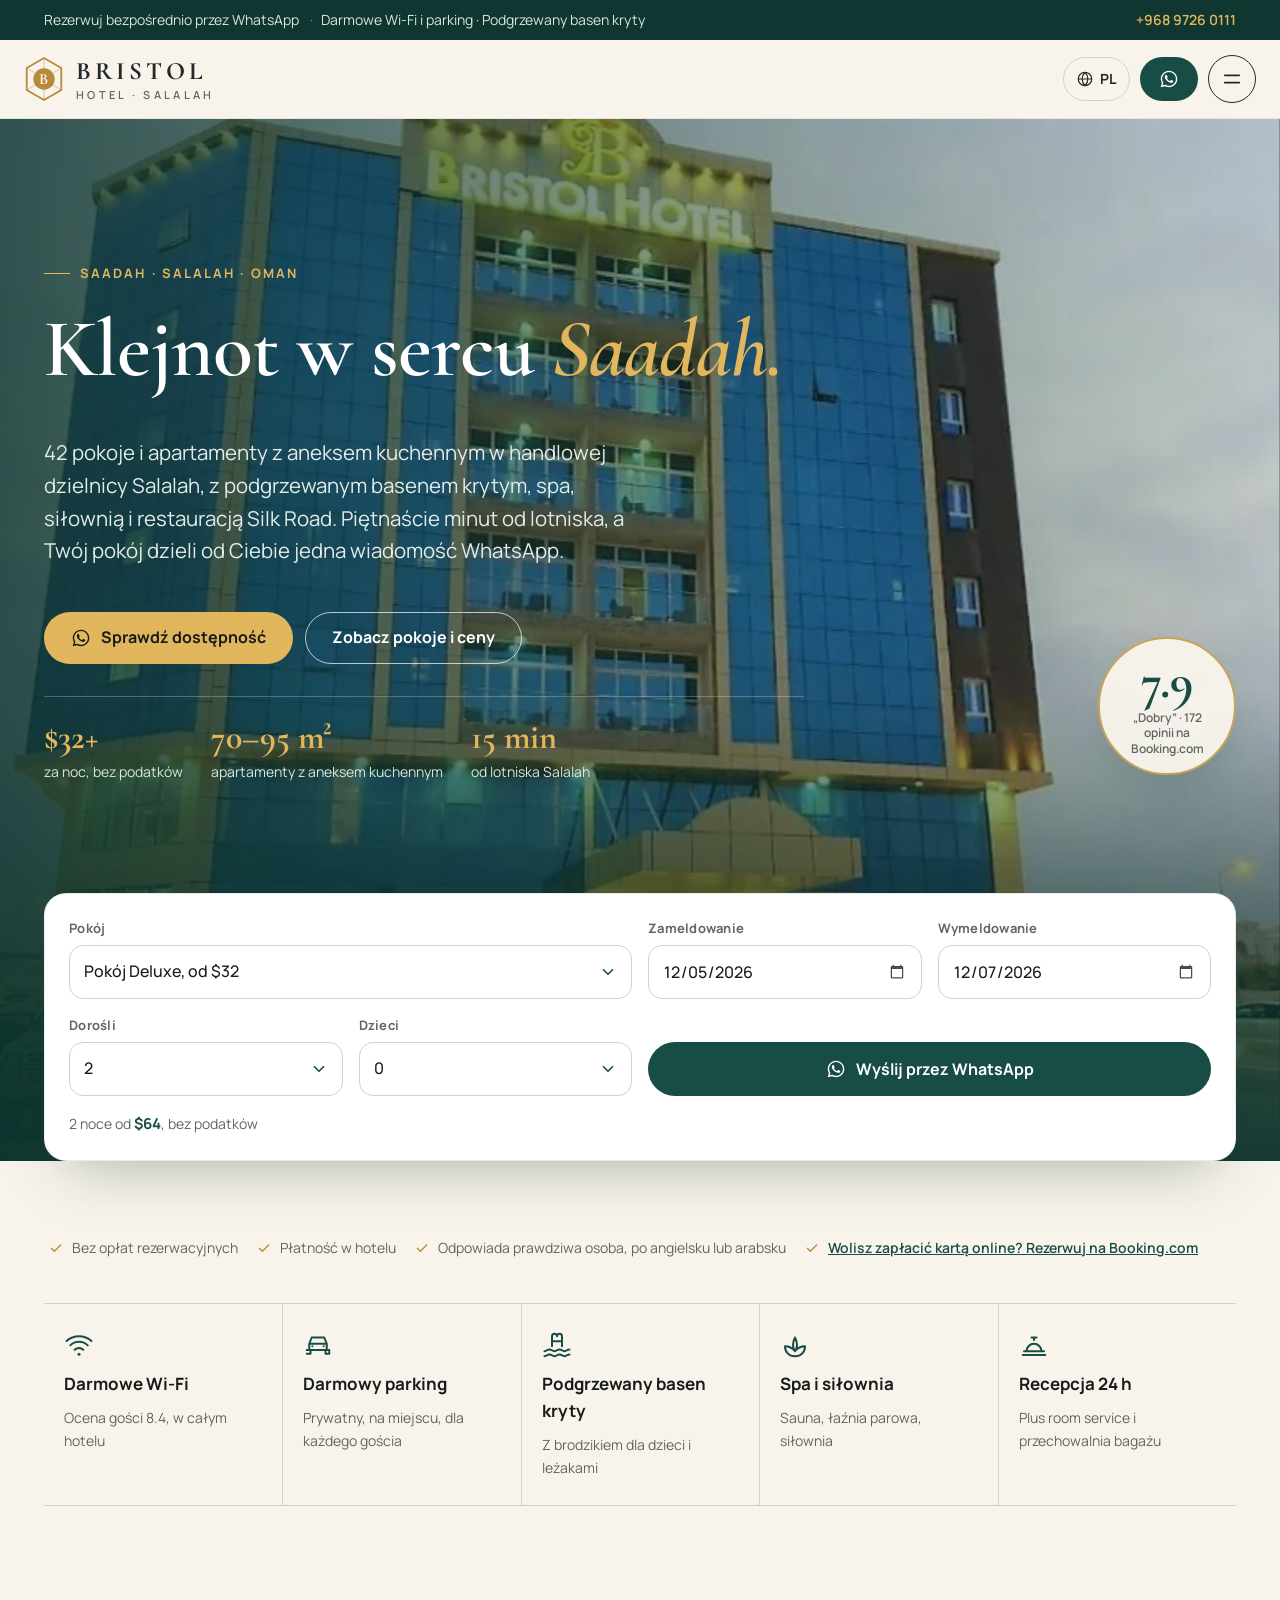
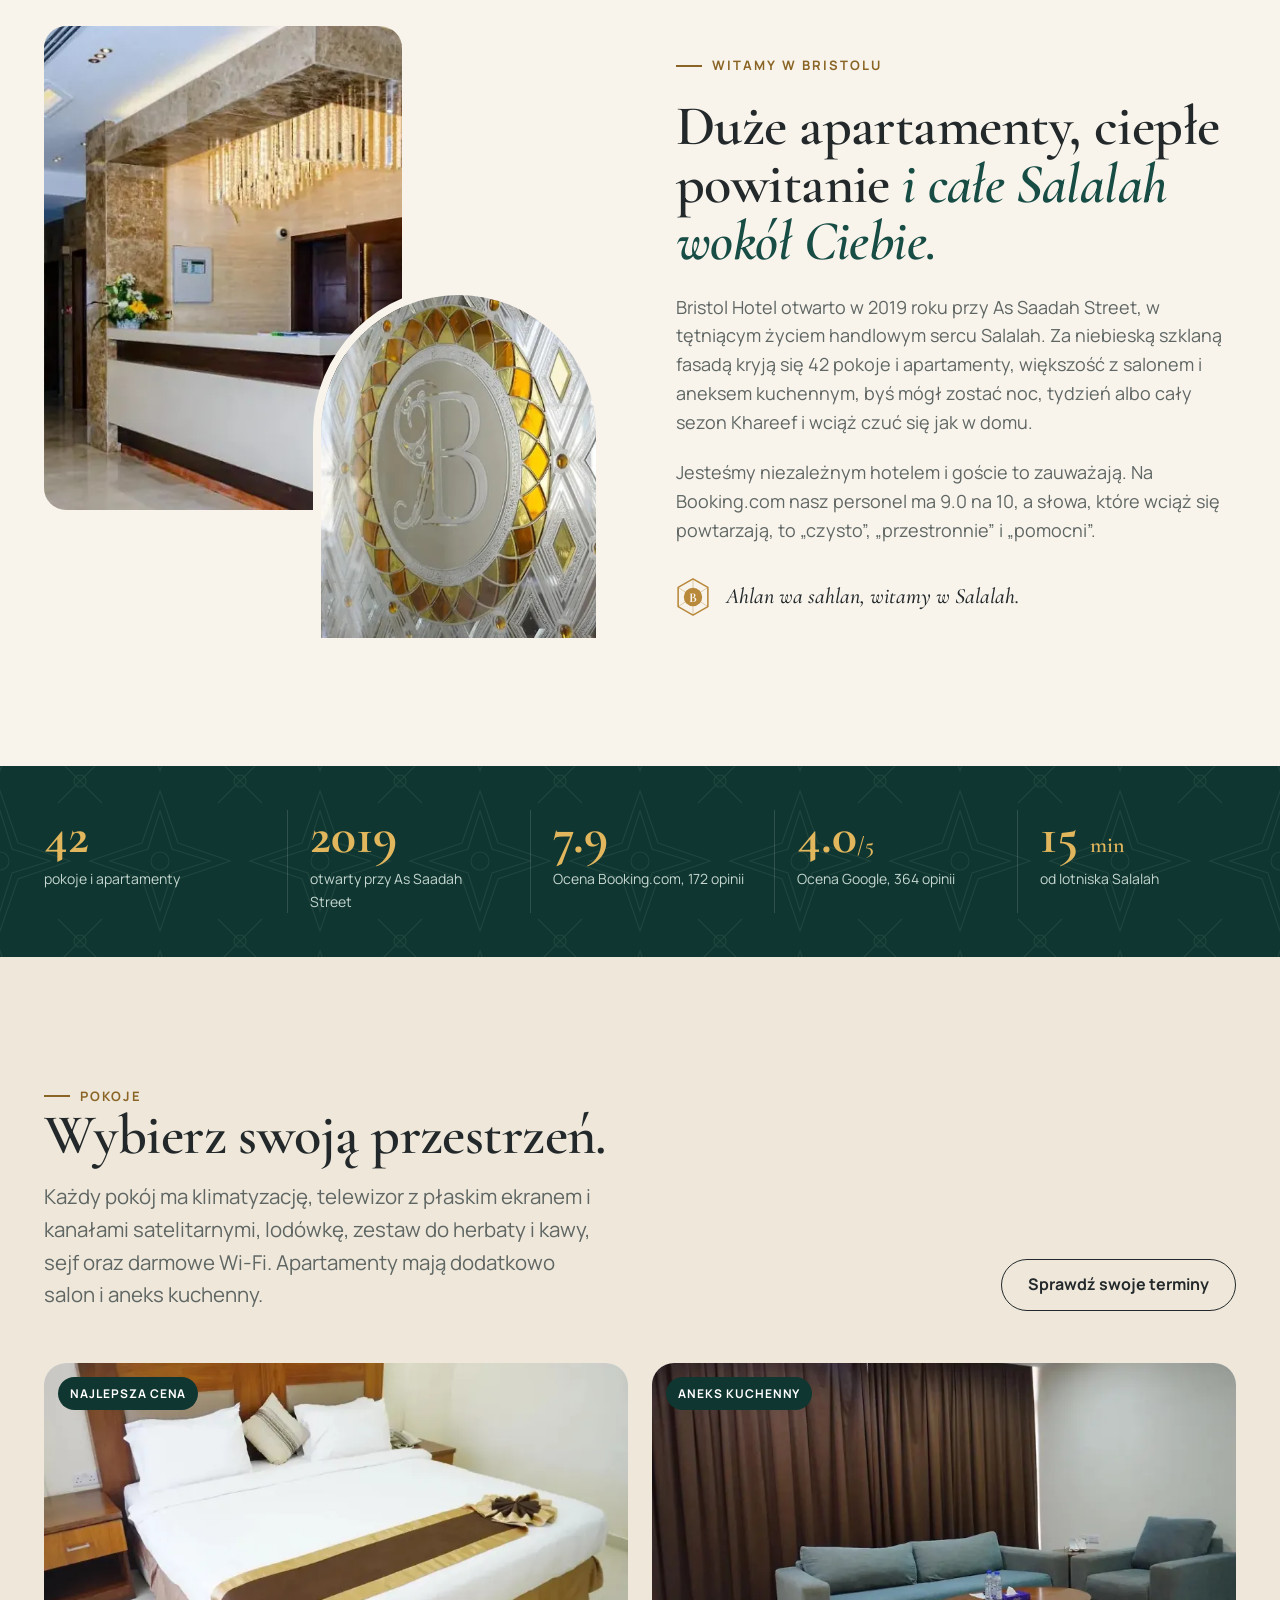
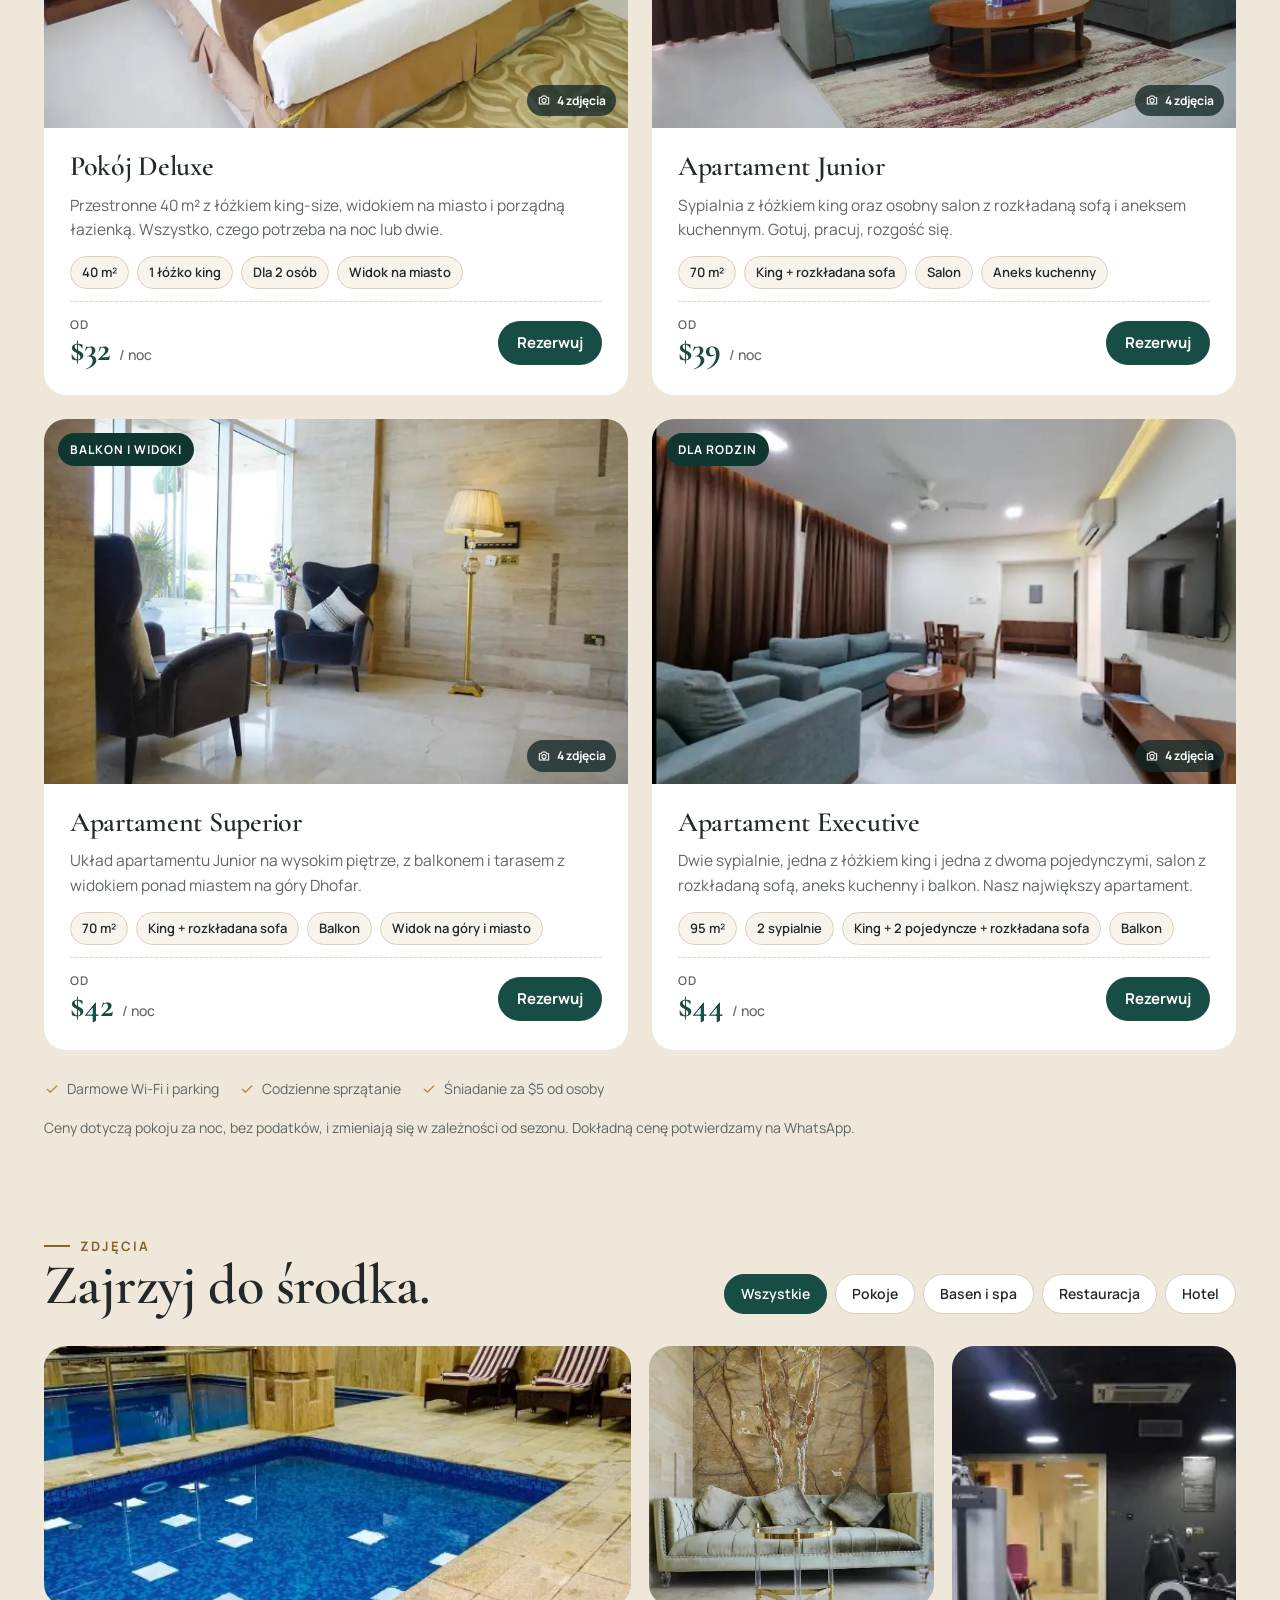
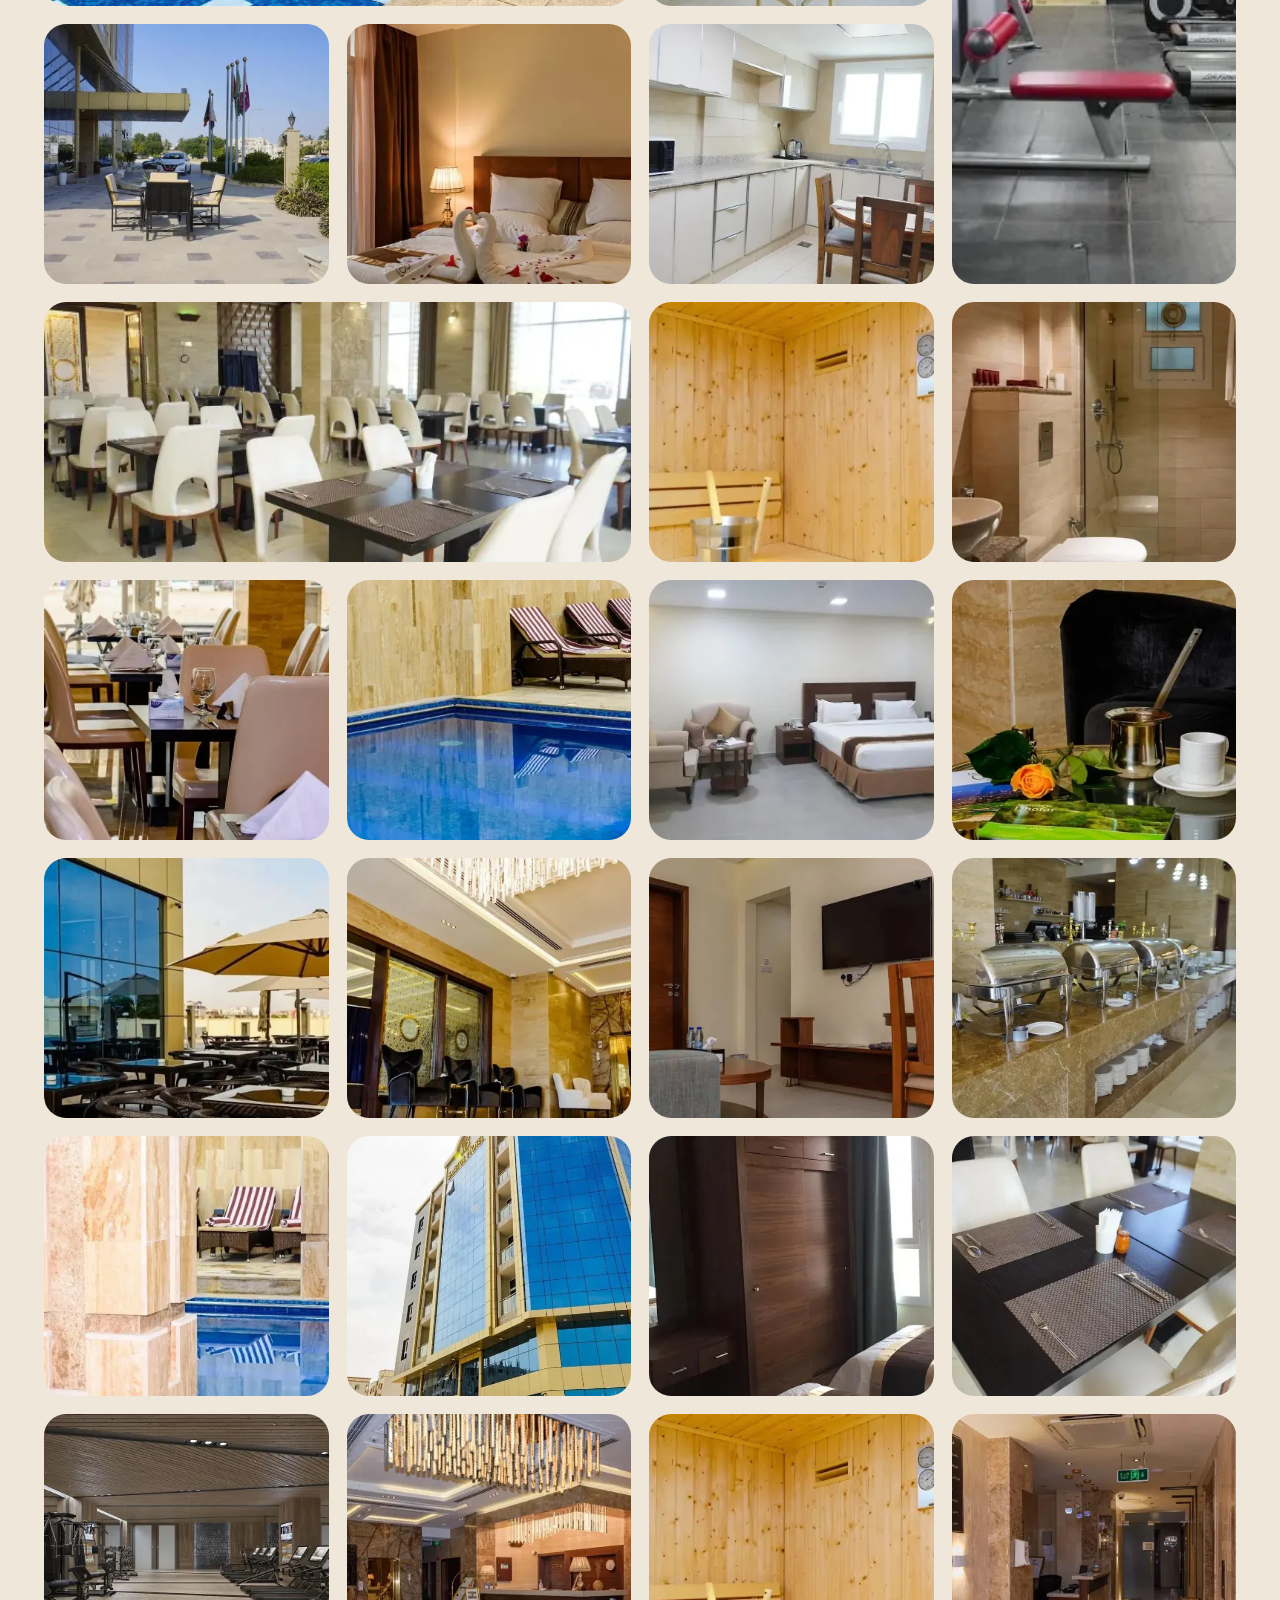
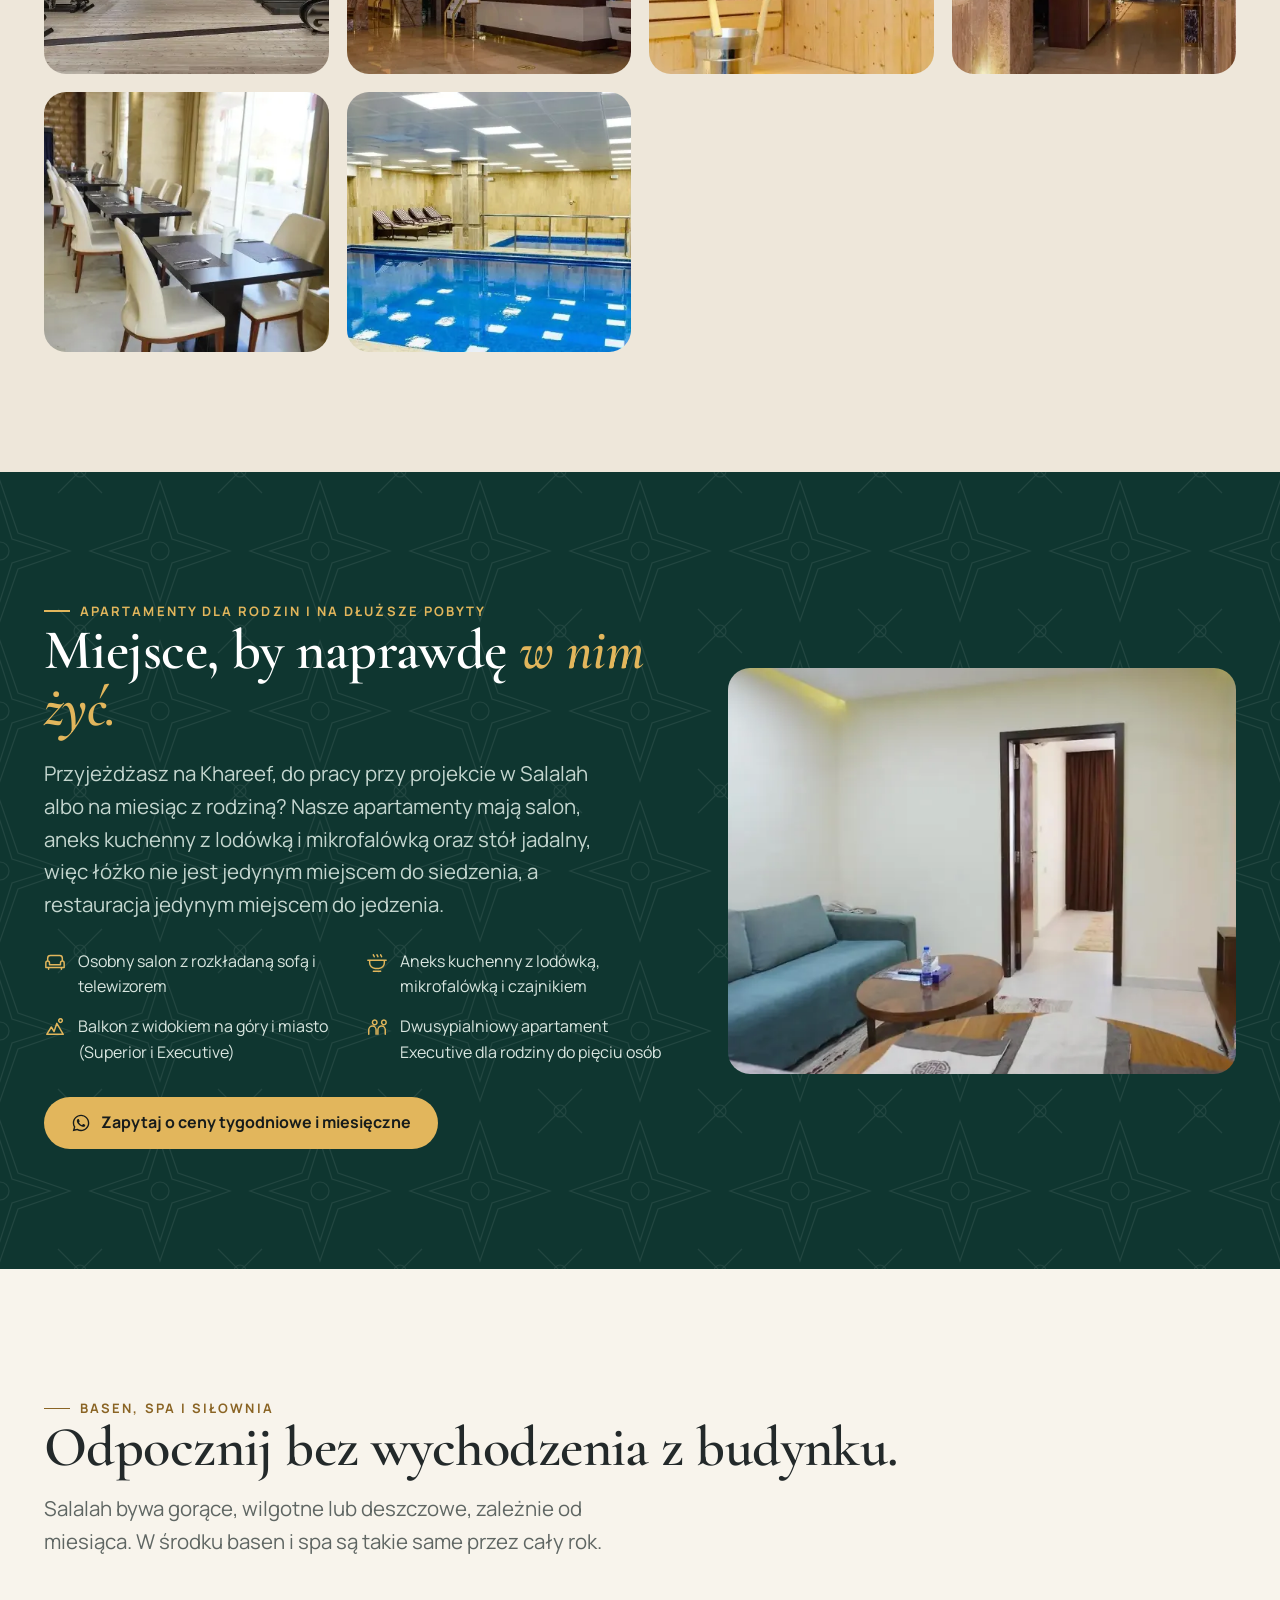
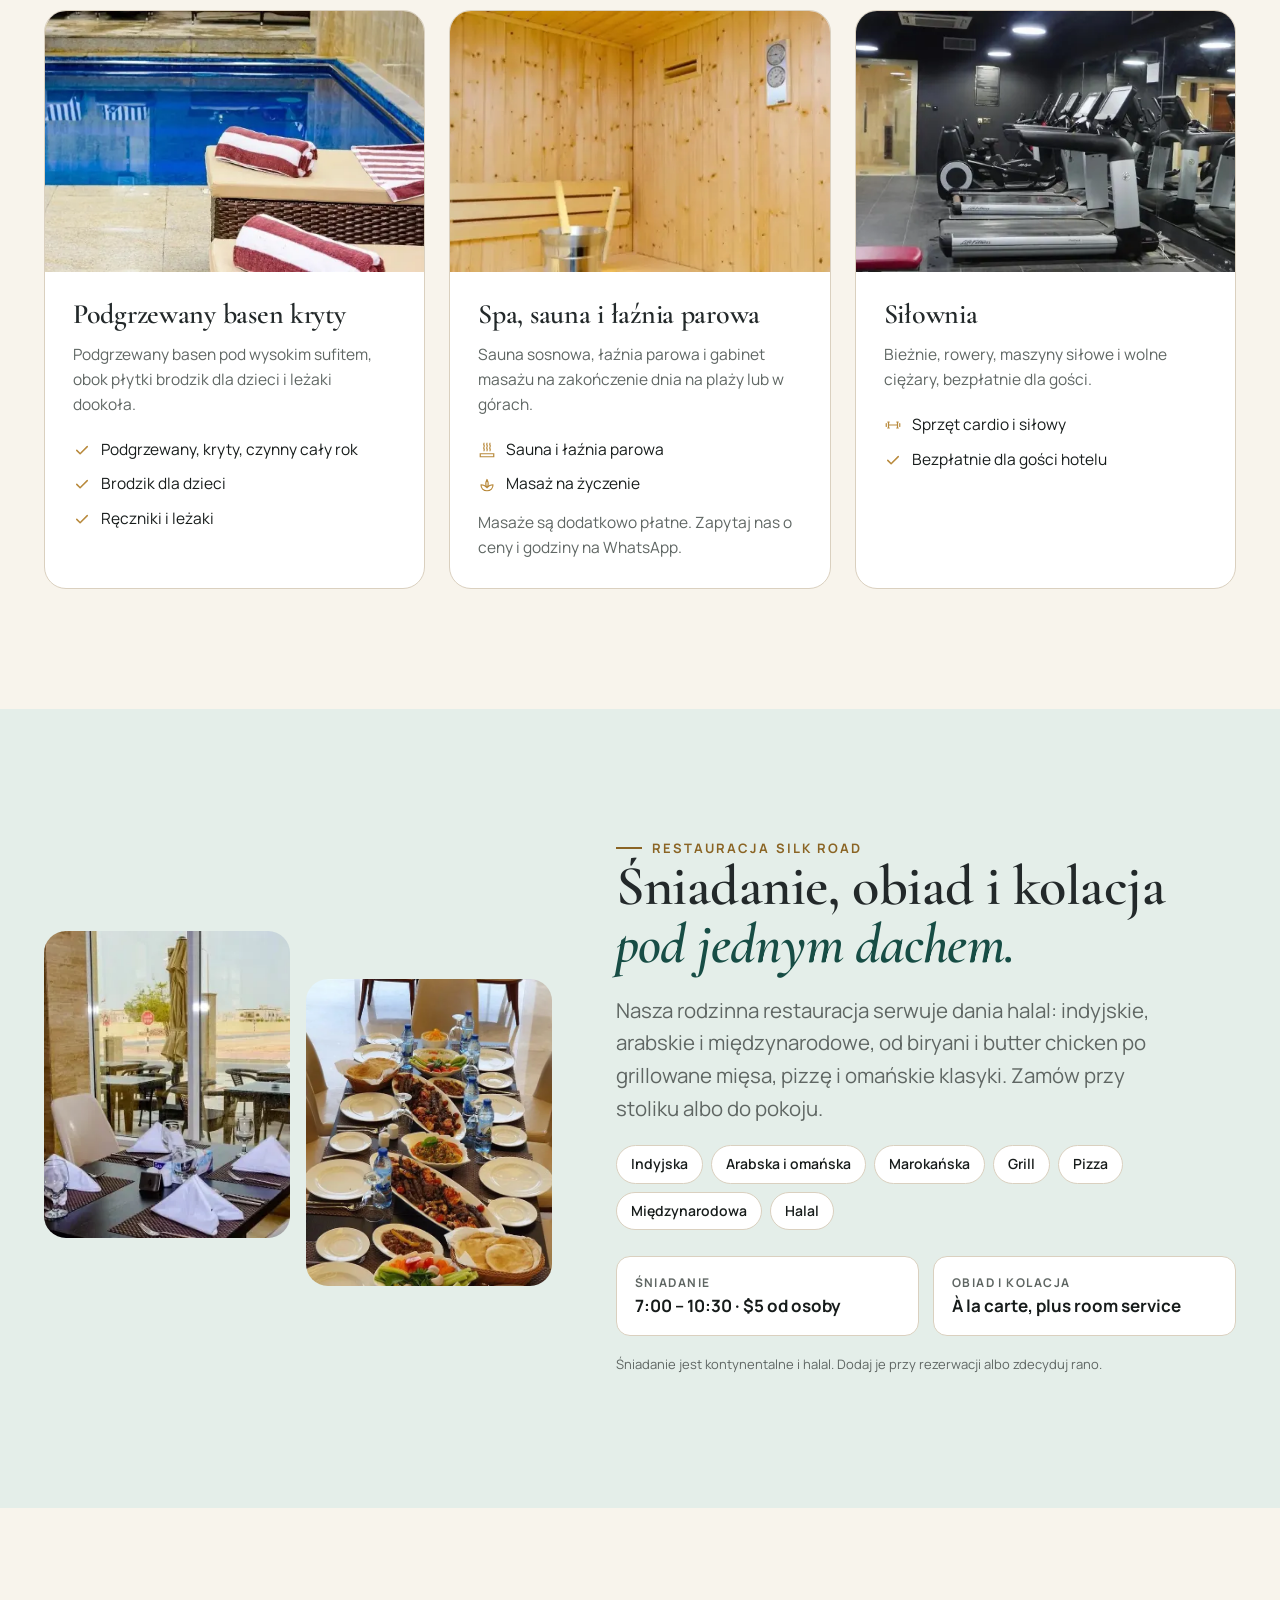
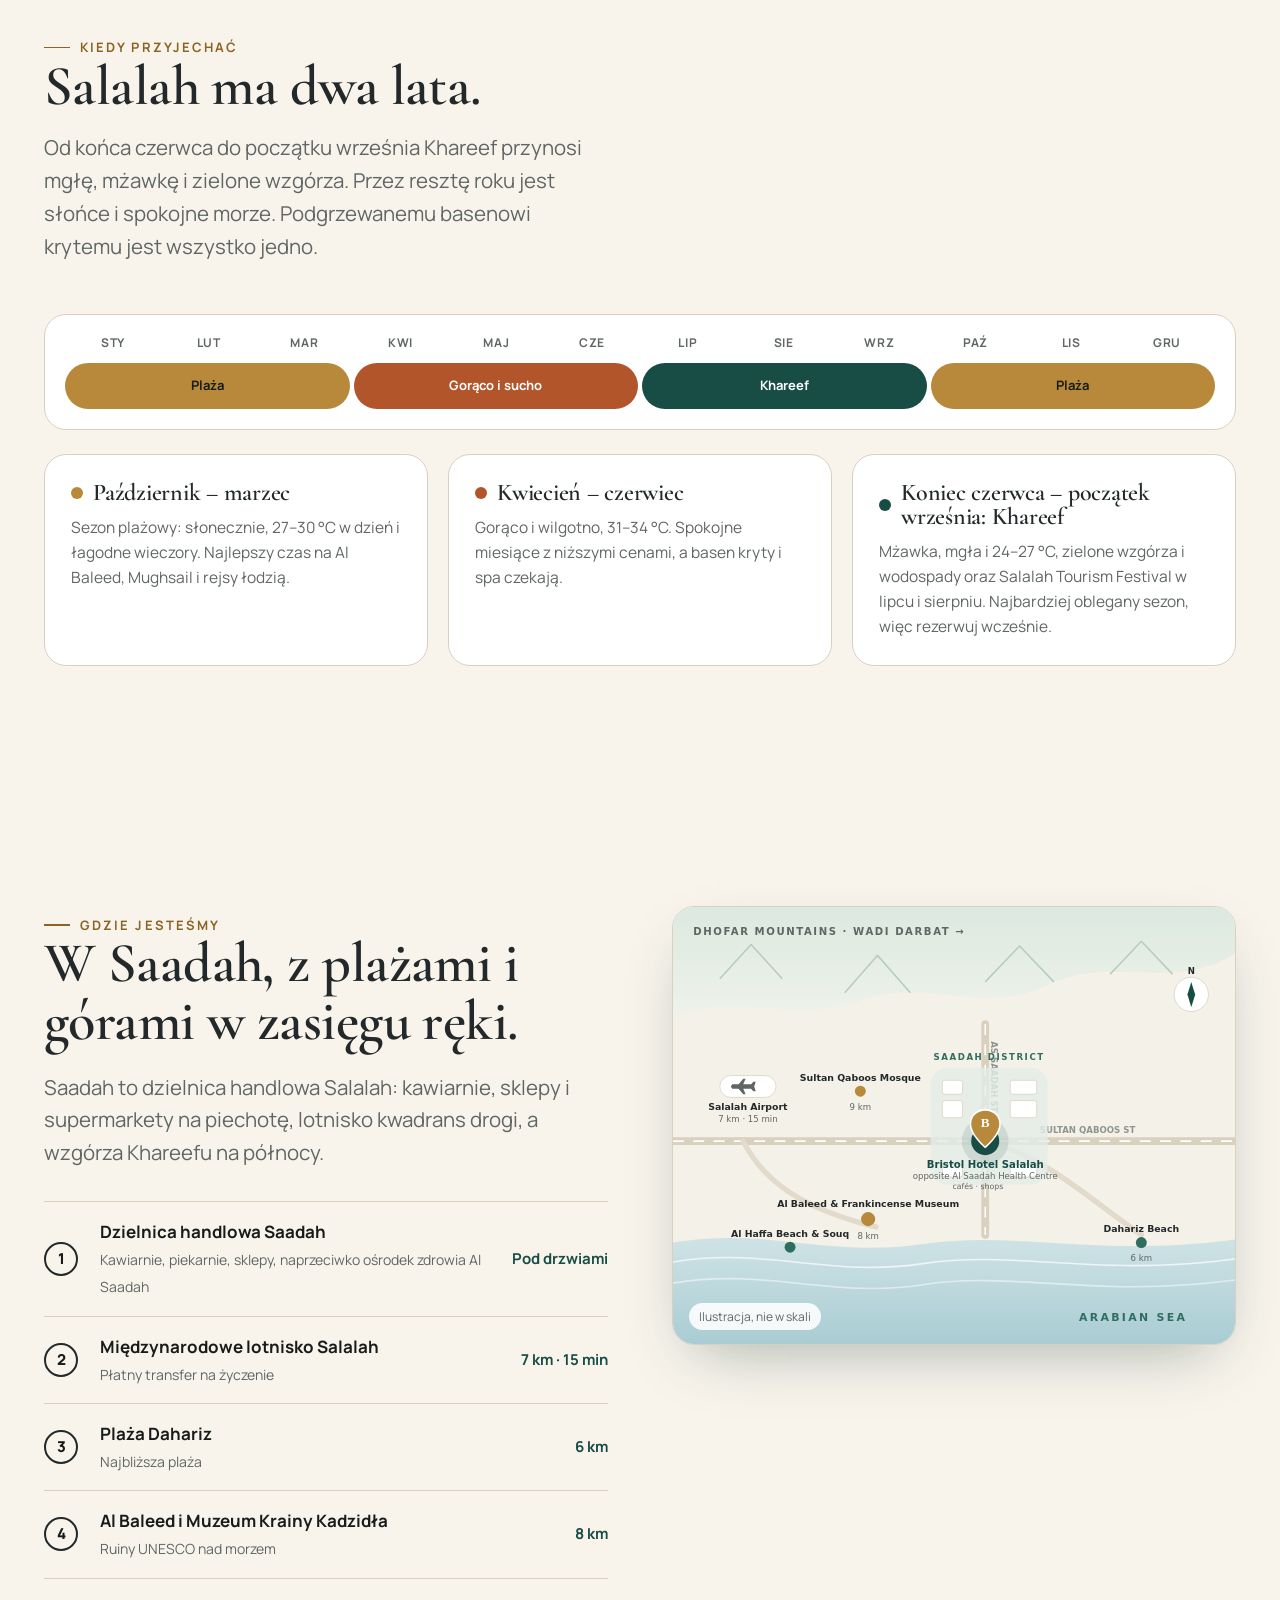
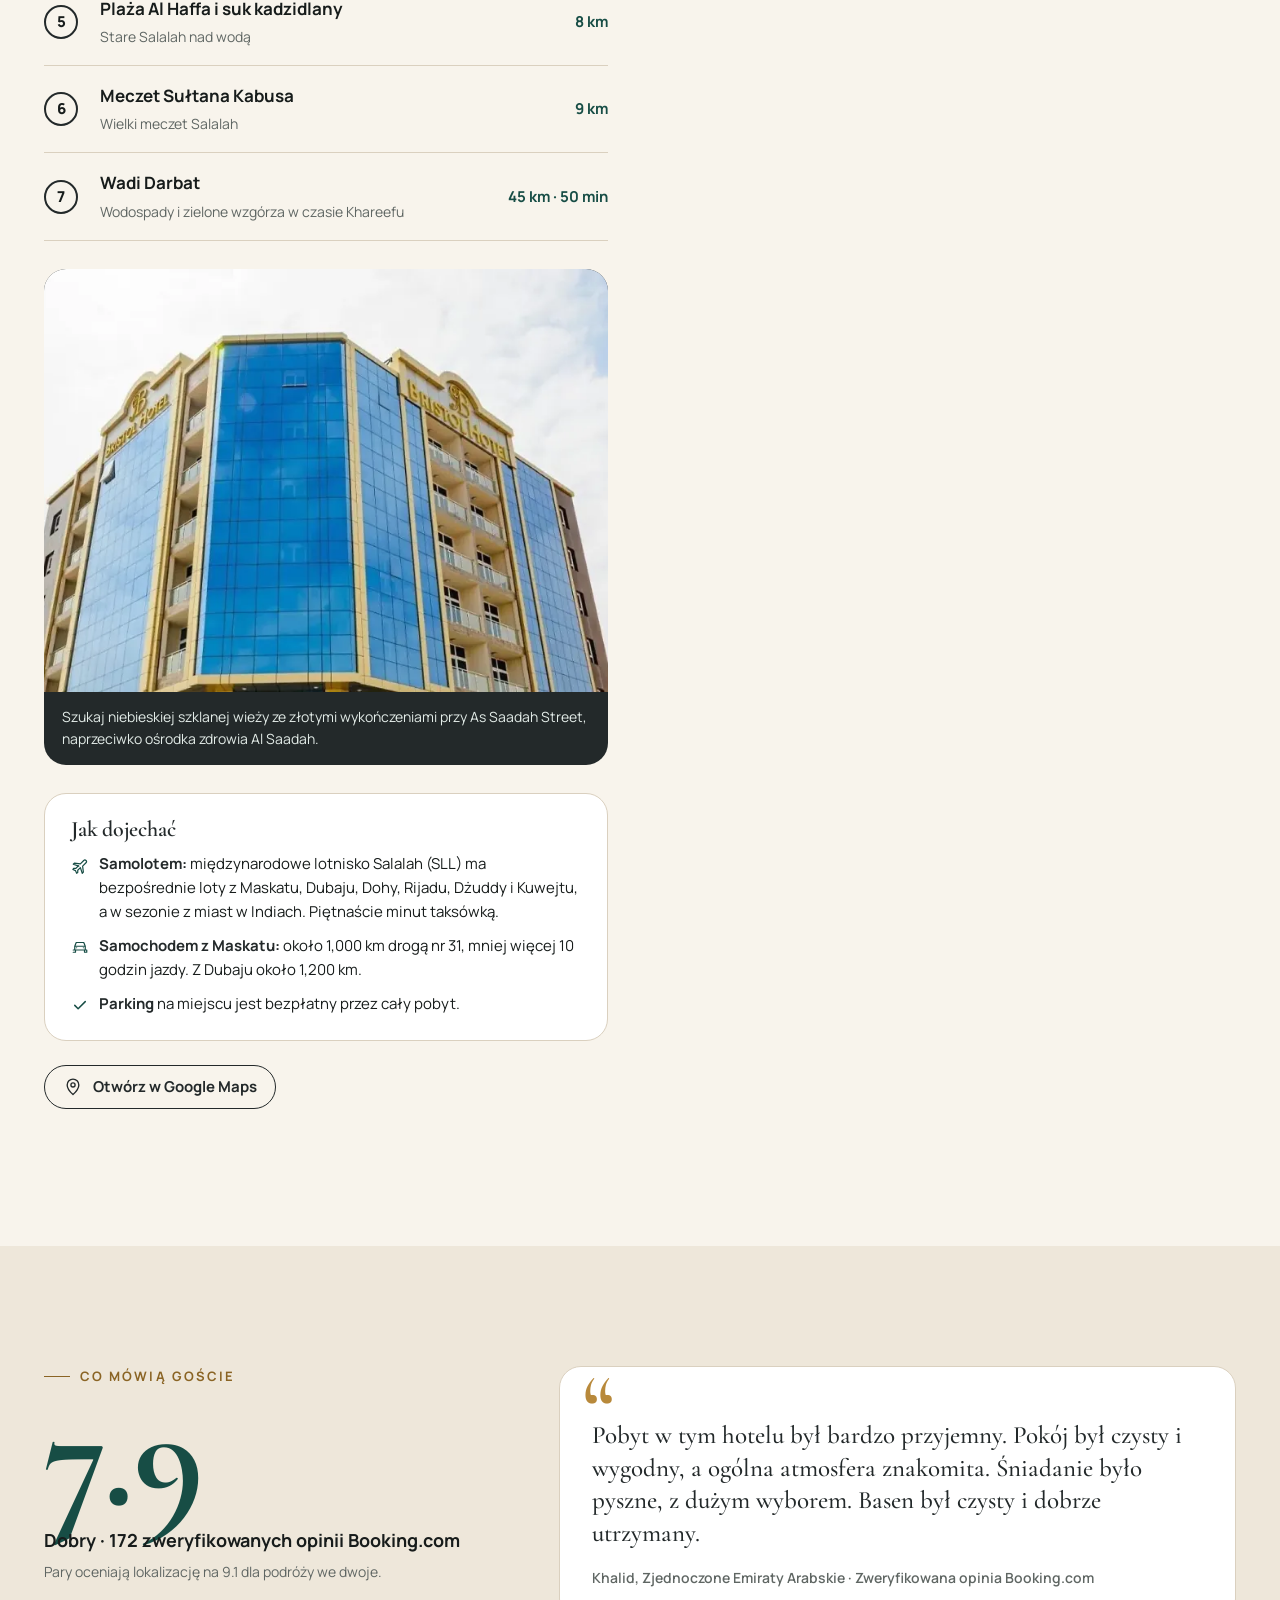
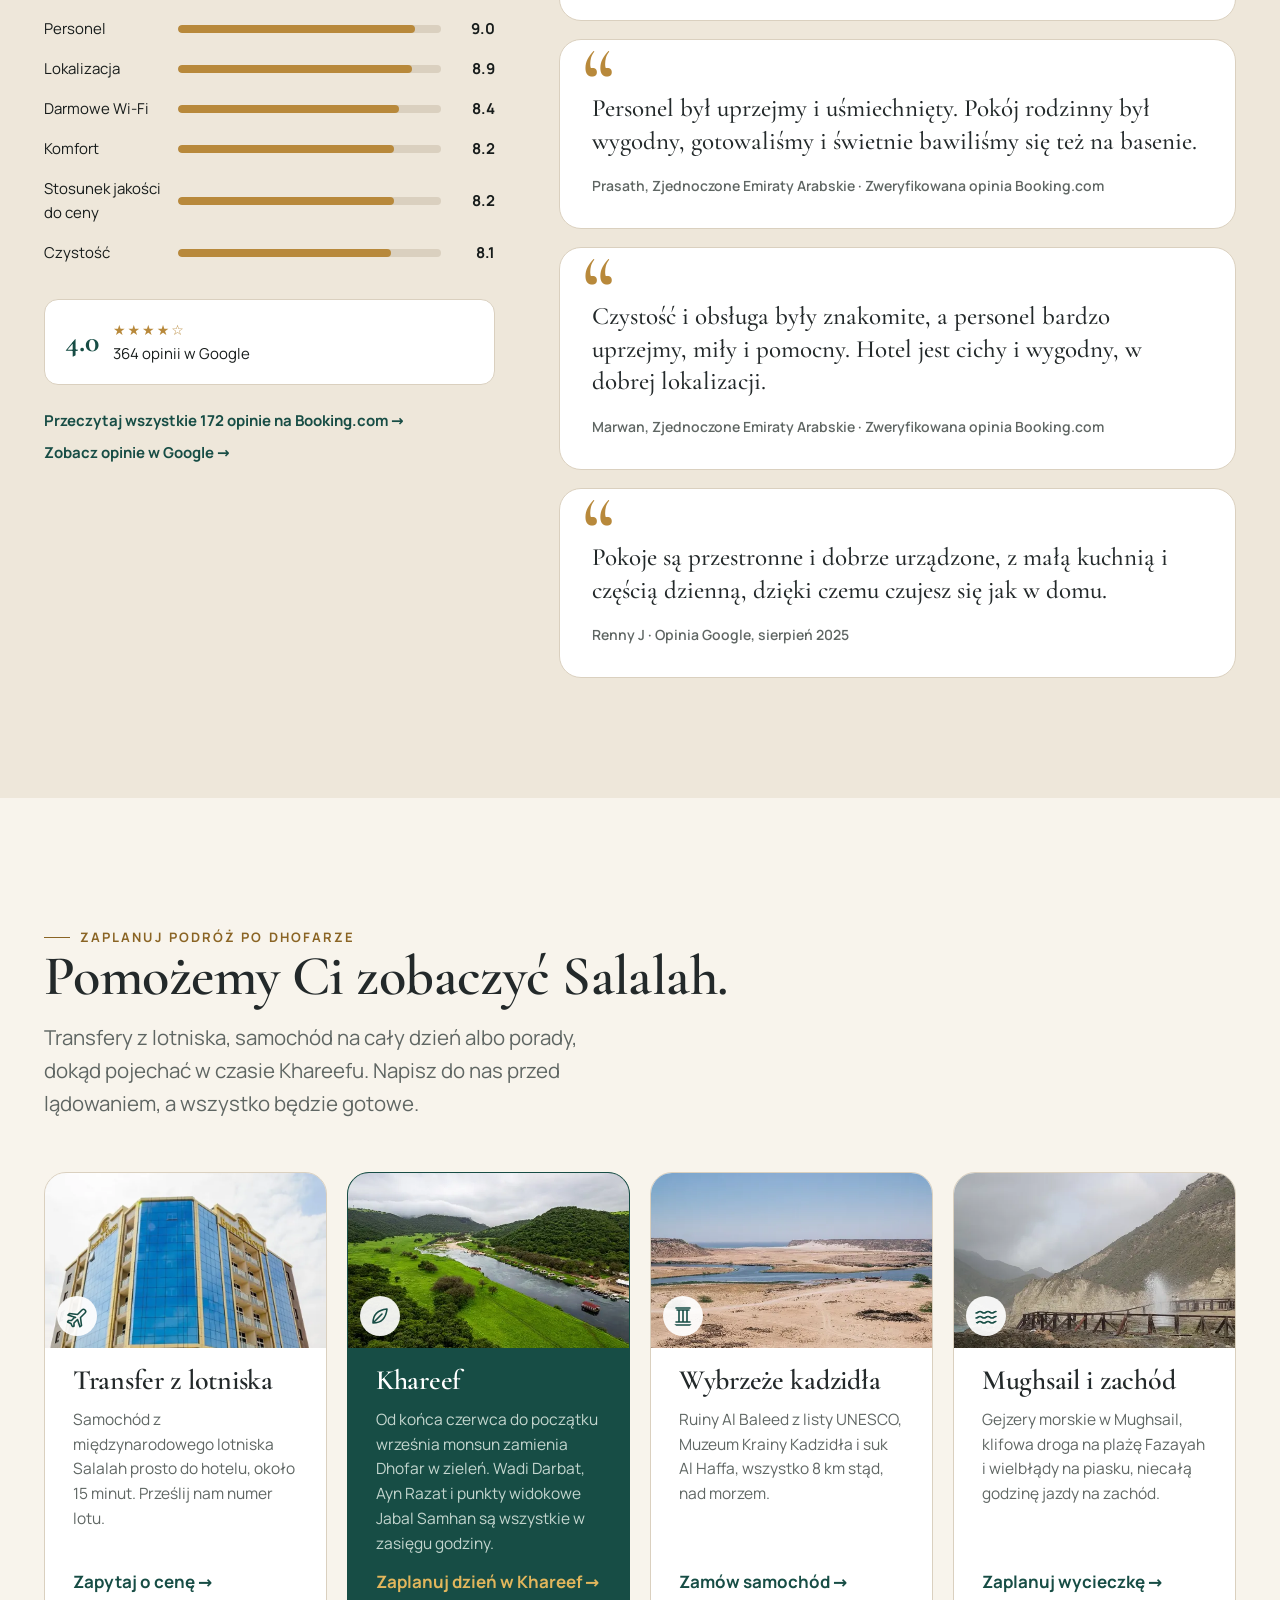
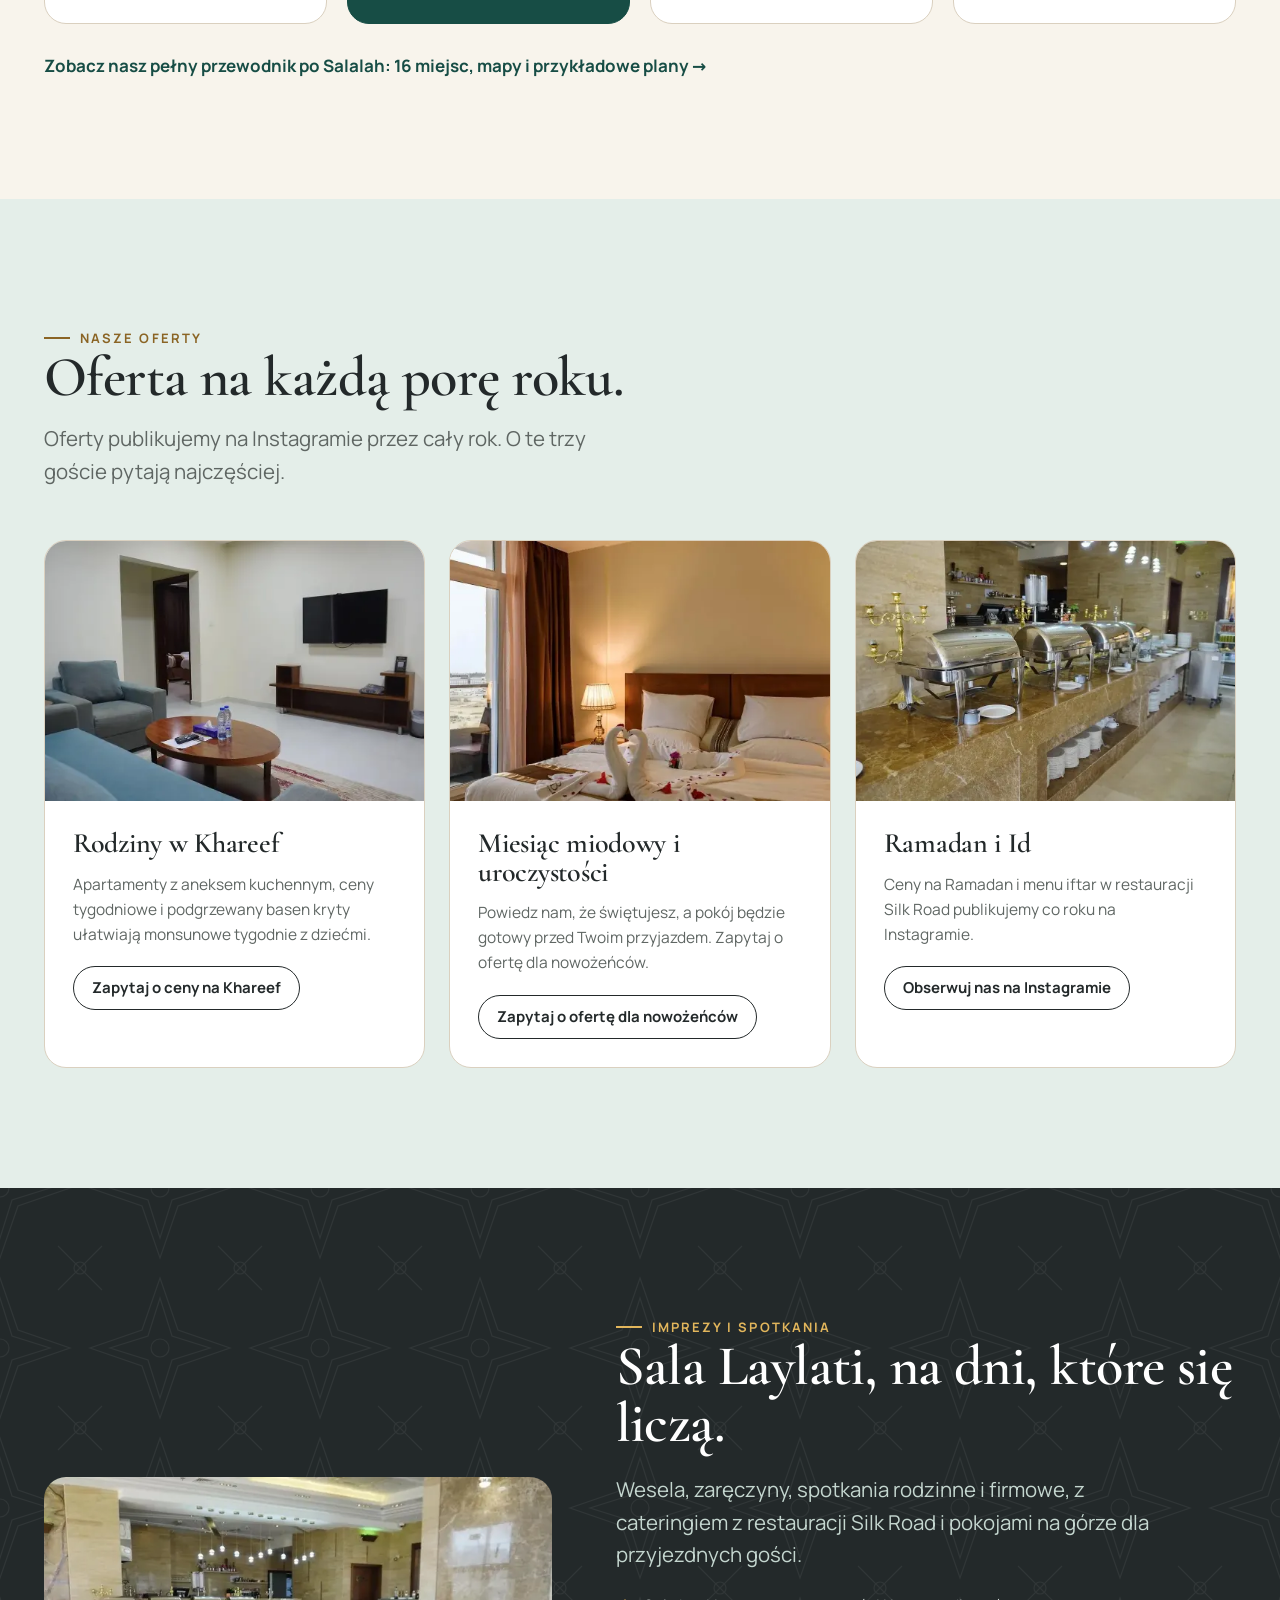
<file: pl/index.html>
<!DOCTYPE html>
<html lang="pl" dir="ltr">
<head>
<meta charset="utf-8">
<meta name="viewport" content="width=device-width, initial-scale=1">
<title>Bristol Hotel Salalah | Pokoje i apartamenty w Saadah, Salalah, Oman</title>
<meta name="description" content="Bristol Hotel Salalah to 3-gwiazdkowy hotel w handlowej dzielnicy Saadah w Salalah w Omanie: 42 pokoje i apartamenty z aneksem kuchennym, podgrzewany basen kryty, spa, siłownia i restauracja Silk Road, 15 minut od lotniska Salalah. Rezerwuj bezpośrednio przez WhatsApp.">
<link rel="alternate" hreflang="en" href="https://www.bristolhotelsalalah.com/">
<link rel="alternate" hreflang="ar" href="https://www.bristolhotelsalalah.com/ar/">
<link rel="alternate" hreflang="hi" href="https://www.bristolhotelsalalah.com/hi/">
<link rel="alternate" hreflang="de" href="https://www.bristolhotelsalalah.com/de/">
<link rel="alternate" hreflang="ru" href="https://www.bristolhotelsalalah.com/ru/">
<link rel="alternate" hreflang="fr" href="https://www.bristolhotelsalalah.com/fr/">
<link rel="alternate" hreflang="it" href="https://www.bristolhotelsalalah.com/it/">
<link rel="alternate" hreflang="pl" href="https://www.bristolhotelsalalah.com/pl/">
<link rel="alternate" hreflang="zh-Hans" href="https://www.bristolhotelsalalah.com/zh/">
<link rel="alternate" hreflang="x-default" href="https://www.bristolhotelsalalah.com/">
<link rel="canonical" href="https://www.bristolhotelsalalah.com/pl/">
<meta name="theme-color" content="#0F3630">
<link rel="icon" href="../favicon.ico" sizes="32x32">
<link rel="icon" href="../assets/img/favicon.svg" type="image/svg+xml">
<link rel="apple-touch-icon" href="../assets/img/apple-touch-icon.png">
<meta property="og:type" content="website">
<meta property="og:title" content="Bristol Hotel Salalah">
<meta property="og:description" content="Pokoje i apartamenty z aneksem kuchennym w Saadah, Salalah. Podgrzewany basen kryty, spa, siłownia i restauracja. Darmowe Wi-Fi i parking. Rezerwuj bezpośrednio przez WhatsApp.">
<meta property="og:image" content="https://www.bristolhotelsalalah.com/assets/img/og-image.jpg">
<meta property="og:url" content="https://www.bristolhotelsalalah.com/pl/">
<meta name="twitter:card" content="summary_large_image">
<link rel="preload" href="../assets/fonts/manrope-latin-400-normal.woff2" as="font" type="font/woff2" crossorigin>
<link rel="preload" href="../assets/fonts/cormorant-garamond-latin-600-normal.woff2" as="font" type="font/woff2" crossorigin>
<link rel="stylesheet" href="../assets/css/fonts.css?v=ed025330">
<link rel="stylesheet" href="../assets/css/style.css?v=004c1067">
<script type="application/ld+json">{
  "@context": "https://schema.org",
  "@type": "Hotel",
  "name": "Bristol Hotel Salalah",
  "alternateName": "فندق بريستول صلالة",
  "description": "Bristol Hotel Salalah to 3-gwiazdkowy hotel w handlowej dzielnicy Saadah w Salalah w Omanie: 42 pokoje i apartamenty z aneksem kuchennym, podgrzewany basen kryty, spa, siłownia i restauracja Silk Road, 15 minut od lotniska Salalah. Rezerwuj bezpośrednio przez WhatsApp.",
  "url": "https://www.bristolhotelsalalah.com/",
  "telephone": "+96823321666",
  "sameAs": [
    "https://www.instagram.com/bristol_hotel_salalah/"
  ],
  "image": "https://www.bristolhotelsalalah.com/assets/img/og-image.jpg",
  "starRating": {
    "@type": "Rating",
    "ratingValue": "3"
  },
  "priceRange": "$32–$65",
  "checkinTime": "14:00",
  "checkoutTime": "12:00",
  "petsAllowed": false,
  "numberOfRooms": 42,
  "availableLanguage": [
    "English",
    "Arabic"
  ],
  "address": {
    "@type": "PostalAddress",
    "streetAddress": "As Saadah Street, opposite Al Saadah Health Centre, South Saadah",
    "addressLocality": "Salalah",
    "postalCode": "211",
    "addressCountry": "OM"
  },
  "geo": {
    "@type": "GeoCoordinates",
    "latitude": 17.0526615,
    "longitude": 54.1570177
  },
  "amenityFeature": [
    {
      "@type": "LocationFeatureSpecification",
      "name": "Darmowe Wi-Fi",
      "value": true
    },
    {
      "@type": "LocationFeatureSpecification",
      "name": "Darmowy parking",
      "value": true
    },
    {
      "@type": "LocationFeatureSpecification",
      "name": "Podgrzewany basen kryty",
      "value": true
    },
    {
      "@type": "LocationFeatureSpecification",
      "name": "Spa, sauna i łaźnia parowa",
      "value": true
    },
    {
      "@type": "LocationFeatureSpecification",
      "name": "Siłownia",
      "value": true
    },
    {
      "@type": "LocationFeatureSpecification",
      "name": "Restauracja Silk Road",
      "value": true
    },
    {
      "@type": "LocationFeatureSpecification",
      "name": "Recepcja 24 h",
      "value": true
    },
    {
      "@type": "LocationFeatureSpecification",
      "name": "Transfer z lotniska",
      "value": true
    }
  ],
  "hasMap": "https://www.google.com/maps/search/?api=1&query=Bristol+Hotel+Salalah+As+Saadah+Street+Salalah",
  "containsPlace": [
    {
      "@type": "HotelRoom",
      "name": "Pokój Deluxe",
      "description": "Przestronne 40 m² z łóżkiem king-size, widokiem na miasto i porządną łazienką. Wszystko, czego potrzeba na noc lub dwie.",
      "floorSize": {
        "@type": "QuantitativeValue",
        "value": 40,
        "unitCode": "MTK"
      },
      "occupancy": {
        "@type": "QuantitativeValue",
        "maxValue": 2
      },
      "bed": {
        "@type": "BedDetails",
        "typeOfBed": "King"
      },
      "offers": {
        "@type": "Offer",
        "price": "32",
        "priceCurrency": "USD",
        "availability": "https://schema.org/InStock"
      }
    },
    {
      "@type": "HotelRoom",
      "name": "Apartament Junior",
      "description": "Sypialnia z łóżkiem king oraz osobny salon z rozkładaną sofą i aneksem kuchennym. Gotuj, pracuj, rozgość się.",
      "floorSize": {
        "@type": "QuantitativeValue",
        "value": 70,
        "unitCode": "MTK"
      },
      "occupancy": {
        "@type": "QuantitativeValue",
        "maxValue": 3
      },
      "bed": {
        "@type": "BedDetails",
        "typeOfBed": "King + sofa bed"
      },
      "offers": {
        "@type": "Offer",
        "price": "39",
        "priceCurrency": "USD",
        "availability": "https://schema.org/InStock"
      }
    },
    {
      "@type": "HotelRoom",
      "name": "Apartament Superior",
      "description": "Układ apartamentu Junior na wysokim piętrze, z balkonem i tarasem z widokiem ponad miastem na góry Dhofar.",
      "floorSize": {
        "@type": "QuantitativeValue",
        "value": 70,
        "unitCode": "MTK"
      },
      "occupancy": {
        "@type": "QuantitativeValue",
        "maxValue": 3
      },
      "bed": {
        "@type": "BedDetails",
        "typeOfBed": "King + sofa bed"
      },
      "offers": {
        "@type": "Offer",
        "price": "42",
        "priceCurrency": "USD",
        "availability": "https://schema.org/InStock"
      }
    },
    {
      "@type": "HotelRoom",
      "name": "Apartament Executive",
      "description": "Dwie sypialnie, jedna z łóżkiem king i jedna z dwoma pojedynczymi, salon z rozkładaną sofą, aneks kuchenny i balkon. Nasz największy apartament.",
      "floorSize": {
        "@type": "QuantitativeValue",
        "value": 95,
        "unitCode": "MTK"
      },
      "occupancy": {
        "@type": "QuantitativeValue",
        "maxValue": 5
      },
      "bed": {
        "@type": "BedDetails",
        "typeOfBed": "King + 2 singles + sofa bed"
      },
      "offers": {
        "@type": "Offer",
        "price": "44",
        "priceCurrency": "USD",
        "availability": "https://schema.org/InStock"
      }
    }
  ]
}</script>
</head>
<body>
<a class="skip" href="#main">Przejdź do treści</a>

<svg width="0" height="0" class="icons" aria-hidden="true">
  <symbol id="i-mark" viewBox="0 0 48 56"><path fill="none" stroke="currentColor" stroke-width="2.2" stroke-linejoin="round" d="M24 2.5 L45 14.5 L45 41.5 L24 53.5 L3 41.5 L3 14.5 Z"/><path fill="none" stroke="currentColor" stroke-width="1" opacity=".55" d="M24 2.5 L24 53.5 M3 14.5 L45 41.5 M45 14.5 L3 41.5"/><circle cx="24" cy="28" r="13" fill="currentColor"/><text x="24" y="34.5" text-anchor="middle" font-family="Cormorant Garamond, Georgia, serif" font-size="19" font-weight="700" fill="#F8F4EC">B</text></symbol>
  <symbol id="i-camera" viewBox="0 0 24 24"><path fill="none" stroke="currentColor" stroke-width="1.8" stroke-linecap="round" stroke-linejoin="round" d="M4 8h3l2-3h6l2 3h3v11H4z"/><circle cx="12" cy="13" r="3.5" fill="none" stroke="currentColor" stroke-width="1.8"/></symbol>
  <symbol id="i-chev" viewBox="0 0 24 24"><path fill="none" stroke="currentColor" stroke-width="2.2" stroke-linecap="round" stroke-linejoin="round" d="M9 5l7 7-7 7"/></symbol>
  <symbol id="i-x" viewBox="0 0 24 24"><path fill="none" stroke="currentColor" stroke-width="2.2" stroke-linecap="round" d="M6 6l12 12M18 6L6 18"/></symbol>
  <symbol id="i-wa" viewBox="0 0 24 24"><path fill="currentColor" d="M12.04 2C6.58 2 2.13 6.45 2.13 11.91c0 1.75.46 3.45 1.32 4.95L2.05 22l5.25-1.38a9.86 9.86 0 0 0 4.74 1.21c5.46 0 9.91-4.45 9.91-9.91C21.95 6.45 17.5 2 12.04 2zm0 18.15a8.2 8.2 0 0 1-4.19-1.15l-.3-.18-3.12.82.83-3.04-.2-.31a8.23 8.23 0 0 1-1.26-4.38c0-4.54 3.7-8.24 8.24-8.24 4.54 0 8.24 3.7 8.24 8.24 0 4.54-3.7 8.24-8.24 8.24zm4.52-6.16c-.25-.12-1.47-.72-1.69-.81-.23-.08-.39-.12-.56.12-.17.25-.64.81-.78.97-.14.17-.29.19-.54.06-.25-.12-1.05-.39-1.99-1.23-.74-.66-1.23-1.47-1.38-1.72-.14-.25-.02-.38.11-.51.11-.11.25-.29.37-.43.12-.14.17-.25.25-.41.08-.17.04-.31-.02-.43-.06-.12-.56-1.34-.76-1.84-.2-.48-.41-.42-.56-.43h-.48c-.17 0-.43.06-.66.31-.23.25-.86.85-.86 2.07 0 1.22.89 2.4 1.01 2.56.12.17 1.75 2.67 4.23 3.74.59.26 1.05.41 1.41.52.59.19 1.13.16 1.56.1.48-.07 1.47-.6 1.67-1.18.21-.58.21-1.07.14-1.18-.06-.1-.22-.16-.47-.28z"/></symbol>
  <symbol id="i-cup" viewBox="0 0 24 24"><path fill="none" stroke="currentColor" stroke-width="1.6" stroke-linecap="round" stroke-linejoin="round" d="M4 9h12v5a5 5 0 0 1-5 5H9a5 5 0 0 1-5-5V9zm12 1h1.5a2.5 2.5 0 0 1 0 5H16M8 3c0 1.2 1 1.2 1 2.4M12 3c0 1.2 1 1.2 1 2.4M3 22h16"/></symbol>
  <symbol id="i-wifi" viewBox="0 0 24 24"><path fill="none" stroke="currentColor" stroke-width="1.6" stroke-linecap="round" d="M2 8.8a15 15 0 0 1 20 0M5 12.3a10 10 0 0 1 14 0M8.5 15.8a5 5 0 0 1 7 0"/><circle cx="12" cy="19.3" r="1.2" fill="currentColor"/></symbol>
  <symbol id="i-car" viewBox="0 0 24 24"><path fill="none" stroke="currentColor" stroke-width="1.6" stroke-linecap="round" stroke-linejoin="round" d="M5 16V11l2-5h10l2 5v5M3 16h18v3h-3v-3M6 16v3H3M7.5 13h.01M16.5 13h.01M5 11h14"/></symbol>
  <symbol id="i-bell" viewBox="0 0 24 24"><path fill="none" stroke="currentColor" stroke-width="1.6" stroke-linecap="round" stroke-linejoin="round" d="M4 17h16M6 17a6 6 0 0 1 12 0M12 8V6M10 6h4M3 20h18"/></symbol>
  <symbol id="i-spa" viewBox="0 0 24 24"><path fill="none" stroke="currentColor" stroke-width="1.6" stroke-linecap="round" stroke-linejoin="round" d="M12 21c-5 0-8-3.5-8-8 3.5 0 6 1.5 8 4 2-2.5 4.5-4 8-4 0 4.5-3 8-8 8zM12 17c-2-3-2-7 0-11 2 4 2 8 0 11z"/></symbol>
  <symbol id="i-check" viewBox="0 0 24 24"><path fill="none" stroke="currentColor" stroke-width="2" stroke-linecap="round" stroke-linejoin="round" d="M5 12.5l4.5 4.5L19 7.5"/></symbol>
  <symbol id="i-plane" viewBox="0 0 24 24"><path fill="none" stroke="currentColor" stroke-width="1.6" stroke-linecap="round" stroke-linejoin="round" d="M10.5 13.5L3 11l1.5-1.5 8 1L17 6a2 2 0 0 1 3 3l-4.5 4.5 1 8L15 23l-2.5-7.5L9 19v3l-1.5 1L6 19.5 2.5 18l1-1.5h3l3.5-3.5"/></symbol>
  <symbol id="i-pin" viewBox="0 0 24 24"><path fill="none" stroke="currentColor" stroke-width="1.6" stroke-linecap="round" stroke-linejoin="round" d="M12 21s-7-6.2-7-11.5a7 7 0 0 1 14 0C19 14.8 12 21 12 21z"/><circle cx="12" cy="9.5" r="2.5" fill="none" stroke="currentColor" stroke-width="1.6"/></symbol>
  <symbol id="i-menu" viewBox="0 0 24 24"><path fill="none" stroke="currentColor" stroke-width="1.8" stroke-linecap="round" d="M4 8h16M4 16h16"/></symbol>
  <symbol id="i-family" viewBox="0 0 24 24"><path fill="none" stroke="currentColor" stroke-width="1.6" stroke-linecap="round" stroke-linejoin="round" d="M7 7a2.5 2.5 0 1 0 0-.01M17 7a2.5 2.5 0 1 0 0-.01M3 20v-5a4 4 0 0 1 8 0v5M13 20v-5a4 4 0 0 1 8 0v5"/></symbol>
  <symbol id="i-sofa" viewBox="0 0 24 24"><path fill="none" stroke="currentColor" stroke-width="1.6" stroke-linecap="round" stroke-linejoin="round" d="M4 11V8a3 3 0 0 1 3-3h10a3 3 0 0 1 3 3v3M2 13a2 2 0 0 1 4 0v2h12v-2a2 2 0 0 1 4 0v5H2v-5zM5 18v2M19 18v2"/></symbol>
  <symbol id="i-kitchen" viewBox="0 0 24 24"><path fill="none" stroke="currentColor" stroke-width="1.6" stroke-linecap="round" stroke-linejoin="round" d="M4 10h16v3a6 6 0 0 1-6 6h-4a6 6 0 0 1-6-6v-3zM2 10h20M8 4c0 1.2 1 1.2 1 2.4M12 4c0 1.2 1 1.2 1 2.4M16 4c0 1.2 1 1.2 1 2.4M8 22h8"/></symbol>
  <symbol id="i-balcony" viewBox="0 0 24 24"><path fill="none" stroke="currentColor" stroke-width="1.6" stroke-linecap="round" stroke-linejoin="round" d="M3 20l5-8 3 5 3-9 7 12H3zM16 5a2 2 0 1 0 0-.01"/></symbol>
  <symbol id="i-steam" viewBox="0 0 24 24"><path fill="none" stroke="currentColor" stroke-width="1.6" stroke-linecap="round" d="M8 3c-1.5 2 1.5 3 0 5s1.5 3 0 5M12 3c-1.5 2 1.5 3 0 5s1.5 3 0 5M16 3c-1.5 2 1.5 3 0 5s1.5 3 0 5M3 17h18v4H3z"/></symbol>
  <symbol id="i-pool" viewBox="0 0 24 24"><path fill="none" stroke="currentColor" stroke-width="1.6" stroke-linecap="round" d="M2 17c2 0 2-1.5 4-1.5S8 17 10 17s2-1.5 4-1.5S16 17 18 17s2-1.5 4-1.5M2 21c2 0 2-1.5 4-1.5S8 21 10 21s2-1.5 4-1.5S16 21 18 21s2-1.5 4-1.5M8 13V5a2 2 0 0 1 4 0M16 13V5a2 2 0 0 0-4 0M8 9h8"/></symbol>
  <symbol id="i-gym" viewBox="0 0 24 24"><path fill="none" stroke="currentColor" stroke-width="1.6" stroke-linecap="round" stroke-linejoin="round" d="M6 8v8M3 10v4M18 8v8M21 10v4M6 12h12M3 12h0M21 12h0M5 8h2M17 8h2M5 16h2M17 16h2"/></symbol>
  <symbol id="i-leaf" viewBox="0 0 24 24"><path fill="none" stroke="currentColor" stroke-width="1.6" stroke-linecap="round" stroke-linejoin="round" d="M5 19c0-8 5-13 14-14-1 9-6 14-14 14zM5 19l9-9"/></symbol>
  <symbol id="i-column" viewBox="0 0 24 24"><path fill="none" stroke="currentColor" stroke-width="1.6" stroke-linecap="round" stroke-linejoin="round" d="M4 21h16M5 18h14M6 6h12M5 4h14M8 6v12M12 6v12M16 6v12"/></symbol>
  <symbol id="i-wave" viewBox="0 0 24 24"><path fill="none" stroke="currentColor" stroke-width="1.6" stroke-linecap="round" d="M2 9c2 0 2-1.5 4-1.5S8 9 10 9s2-1.5 4-1.5S16 9 18 9s2-1.5 4-1.5M2 14c2 0 2-1.5 4-1.5S8 14 10 14s2-1.5 4-1.5S16 14 18 14s2-1.5 4-1.5M2 19c2 0 2-1.5 4-1.5S8 19 10 19s2-1.5 4-1.5S16 19 18 19s2-1.5 4-1.5"/></symbol>
  <symbol id="i-hall" viewBox="0 0 24 24"><path fill="none" stroke="currentColor" stroke-width="1.6" stroke-linecap="round" stroke-linejoin="round" d="M3 21h18M4 21V9l8-5 8 5v12M9 21v-6h6v6M12 9h.01"/></symbol>
  <symbol id="i-ig" viewBox="0 0 24 24"><rect x="3" y="3" width="18" height="18" rx="5" fill="none" stroke="currentColor" stroke-width="1.6"/><circle cx="12" cy="12" r="4" fill="none" stroke="currentColor" stroke-width="1.6"/><circle cx="17.2" cy="6.8" r="1.1" fill="currentColor"/></symbol>
  <symbol id="i-phone" viewBox="0 0 24 24"><path fill="none" stroke="currentColor" stroke-width="1.6" stroke-linecap="round" stroke-linejoin="round" d="M5 4h4l2 5-2.5 1.5a11 11 0 0 0 5 5L15 13l5 2v4a2 2 0 0 1-2 2A16 16 0 0 1 3 6a2 2 0 0 1 2-2"/></symbol>
  <symbol id="i-moon" viewBox="0 0 24 24"><path fill="none" stroke="currentColor" stroke-width="1.6" stroke-linecap="round" stroke-linejoin="round" d="M20 14.5A8 8 0 0 1 9.5 4a8 8 0 1 0 10.5 10.5z"/></symbol>
</svg>

<div class="topbar">
  <div class="container">
    <span>Rezerwuj bezpośrednio przez WhatsApp <span class="dot">·</span><span class="hide-sm">Darmowe Wi-Fi i parking · Podgrzewany basen kryty</span></span>
    <a class="nowrap" href="https://wa.me/96897260111" data-wa>+968 9726 0111</a>
  </div>
</div>

<header class="header">
  <div class="container">
    <a class="brand" href="#top" aria-label="Bristol Hotel Salalah, strona główna">
      <svg aria-hidden="true"><use href="#i-mark"/></svg>
      <span class="brand-text"><span class="brand-name">Bristol</span><span class="brand-sub">Hotel · Salalah</span></span>
    </a>
    <nav class="nav" id="nav" aria-label="Główne">
      <a href="#rooms">Pokoje</a>
      <a href="#wellness">Basen i spa</a>
      <a href="#dining">Restauracja</a>
      <a href="#location">Lokalizacja</a>
      <a href="#reviews">Opinie</a>
      <a href="#events">Imprezy</a>
      <a href="./guide/">Przewodnik po Salalah</a>
      <a href="#know">Warto wiedzieć</a>
    </nav>
    <div class="header-actions">
      <!--langs--><details class="langs" translate="no"><summary aria-label="Language: Polski"><svg viewBox="0 0 24 24" aria-hidden="true"><path fill="none" stroke="currentColor" stroke-width="1.6" d="M12 3a9 9 0 1 0 0 18 9 9 0 0 0 0-18zm-9 9h18M12 3c2.5 2.6 3.8 5.6 3.8 9s-1.3 6.4-3.8 9c-2.5-2.6-3.8-5.6-3.8-9S9.5 5.6 12 3z"/></svg>PL</summary><ul><li><a href="../" hreflang="en" lang="en">English</a></li><li><a href="../ar/" hreflang="ar" lang="ar">العربية</a></li><li><a href="../hi/" hreflang="hi" lang="hi">हिन्दी</a></li><li><a href="../de/" hreflang="de" lang="de">Deutsch</a></li><li><a href="../ru/" hreflang="ru" lang="ru">Русский</a></li><li><a href="../fr/" hreflang="fr" lang="fr">Français</a></li><li><a href="../it/" hreflang="it" lang="it">Italiano</a></li><li><a href="../pl/" hreflang="pl" lang="pl" aria-current="true">Polski</a></li><li><a href="../zh/" hreflang="zh-Hans" lang="zh-Hans">简体中文</a></li></ul></details><!--/langs-->
      <a class="btn btn-primary btn-sm" href="https://wa.me/96897260111" data-wa><svg aria-hidden="true"><use href="#i-wa"/></svg><span class="btn-wa-text">Rezerwuj na WhatsApp</span><span class="sr-only">Rezerwuj na WhatsApp</span></a>
      <button class="menu-btn" type="button" data-t-open="Otwórz menu" data-t-close="Zamknij menu" aria-label="Otwórz menu" aria-expanded="false" aria-controls="nav"><svg aria-hidden="true"><use href="#i-menu"/></svg></button>
    </div>
  </div>
</header>

<main id="main">
<section class="hero" id="top">
  <div class="hero-bg"><img srcset="../assets/img/photos/hero-540.webp 540w, ../assets/img/photos/hero-800.webp 800w, ../assets/img/photos/hero-1080.webp 1023w" sizes="100vw" src="../assets/img/photos/hero.jpg" alt="Bristol Hotel Salalah o zmierzchu: niebieska szklana wieża z podświetloną nazwą hotelu na dachu" width="1023" height="700" fetchpriority="high"></div>
  <div class="container hero-inner">
    <div class="hero-copy reveal">
      <span class="eyebrow">Saadah · Salalah · Oman</span>
      <h1>Klejnot w sercu <em>Saadah.</em></h1>
      <p class="lead">42 pokoje i apartamenty z aneksem kuchennym w handlowej dzielnicy Salalah, z podgrzewanym basenem krytym, spa, siłownią i restauracją Silk Road. Piętnaście minut od lotniska, a Twój pokój dzieli od Ciebie jedna wiadomość WhatsApp.</p>
      <div class="hero-ctas">
        <a class="btn btn-gold" href="#book"><svg aria-hidden="true"><use href="#i-wa"/></svg>Sprawdź dostępność</a>
        <a class="btn btn-light" href="#rooms">Zobacz pokoje i ceny</a>
      </div>
      <div class="hero-facts">
        <div><strong>$32+</strong><span>za noc, bez podatków</span></div>
        <div><strong>70–95 m²</strong><span>apartamenty z aneksem kuchennym</span></div>
        <div><strong>15 min</strong><span>od lotniska Salalah</span></div>
      </div>
    </div>
    <div class="badge-score reveal"><strong>7.9</strong><span>„Dobry” · 172 opinii na Booking.com</span></div>
  </div>

  <div class="container booking" id="book">
    <form class="booking-card" id="booking-form" data-t-age="Wiek dziecka {n}" data-t-under1="Poniżej 1 roku" data-t-cap="Ten pokój mieści zwykle do {n} osób. Zaproponujemy na WhatsApp najlepszą opcję dla Twojej grupy." data-t-ages="Wybierz wiek każdego dziecka" data-t-choose="Wybierz" data-t-est="Liczba nocy: {n}, od ${total}, bez podatków" data-t-est1="1 noc od ${total}, bez podatków" data-t-est2="2 noce od ${total}, bez podatków" data-t-pick="Wybierz daty zameldowania i wymeldowania" data-t-err="Wymeldowanie musi być po zameldowaniu" aria-label="Poproś o rezerwację przez WhatsApp">
      <label class="field field-room">Pokój<select name="room" id="f-room">
          <option value="Deluxe Room" data-price="32" data-max="2">Pokój Deluxe, od $32</option>
          <option value="Junior Suite" data-price="39" data-max="3">Apartament Junior, od $39</option>
          <option value="Superior Suite" data-price="42" data-max="3">Apartament Superior z balkonem, od $42</option>
          <option value="Executive Suite (2 bedrooms)" data-price="44" data-max="5">Apartament Executive, 2 sypialnie, od $44</option>
        </select>
      </label>
      <label class="field field-date">Zameldowanie<input type="date" name="checkin" id="f-in" required>
      </label>
      <label class="field field-date">Wymeldowanie<input type="date" name="checkout" id="f-out" required>
      </label>
      <label class="field field-n">Dorośli<select name="adults" id="f-adults"><option>1</option><option selected>2</option><option>3</option><option>4</option><option>5</option><option>6</option><option>7</option><option>8</option></select>
      </label>
      <label class="field field-n">Dzieci<select name="children" id="f-children"><option selected>0</option><option>1</option><option>2</option><option>3</option><option>4</option><option>5</option><option>6</option></select>
      </label>
      <button class="btn btn-primary" type="submit"><svg aria-hidden="true"><use href="#i-wa"/></svg>Wyślij przez WhatsApp</button>
      <div class="ages" id="f-ages" hidden></div>
      <p class="estimate" id="estimate" aria-live="polite"></p>
      <p class="capacity" id="capacity" role="status" hidden></p>
    </form>
  </div>
</section>

<section class="included" aria-label="W cenie każdego pobytu">
  <div class="container">
    <p class="booking-note">
      <span><svg aria-hidden="true"><use href="#i-check"/></svg>Bez opłat rezerwacyjnych</span>
      <span><svg aria-hidden="true"><use href="#i-check"/></svg>Płatność w hotelu</span>
      <span><svg aria-hidden="true"><use href="#i-check"/></svg>Odpowiada prawdziwa osoba, po angielsku lub arabsku</span>
      <span><svg aria-hidden="true"><use href="#i-check"/></svg><a href="https://www.booking.com/hotel/om/bristol-salalah-salalah1.html" target="_blank" rel="noopener">Wolisz zapłacić kartą online? Rezerwuj na Booking.com</a></span>
    </p>
    <div class="included-grid">
      <div class="inc reveal"><svg aria-hidden="true"><use href="#i-wifi"/></svg><strong>Darmowe Wi-Fi</strong><span>Ocena gości 8.4, w całym hotelu</span></div>
      <div class="inc reveal"><svg aria-hidden="true"><use href="#i-car"/></svg><strong>Darmowy parking</strong><span>Prywatny, na miejscu, dla każdego gościa</span></div>
      <div class="inc reveal"><svg aria-hidden="true"><use href="#i-pool"/></svg><strong>Podgrzewany basen kryty</strong><span>Z brodzikiem dla dzieci i leżakami</span></div>
      <div class="inc reveal"><svg aria-hidden="true"><use href="#i-spa"/></svg><strong>Spa i siłownia</strong><span>Sauna, łaźnia parowa, siłownia</span></div>
      <div class="inc reveal"><svg aria-hidden="true"><use href="#i-bell"/></svg><strong>Recepcja 24 h</strong><span>Plus room service i przechowalnia bagażu</span></div>
    </div>
  </div>
</section>

<section class="section story" id="about">
  <div class="container">
    <div class="story-media reveal">
      <div class="a"><img srcset="../assets/img/photos/reception-540.webp 540w, ../assets/img/photos/reception-800.webp 800w, ../assets/img/photos/reception-1080.webp 1080w" sizes="(max-width:860px) 100vw, 50vw" src="../assets/img/photos/reception.jpg" alt="Recepcja z kremowego marmuru pod kryształowym żyrandolem" width="1023" height="700" loading="lazy"></div>
      <div class="b"><img srcset="../assets/img/photos/monogram-wall-540.webp 540w, ../assets/img/photos/monogram-wall-800.webp 800w, ../assets/img/photos/monogram-wall-1080.webp 1080w" sizes="(max-width:860px) 100vw, 50vw" src="../assets/img/photos/monogram-wall.jpg" alt="Monogram B hotelu Bristol w złocie i bieli na ścianie lobby" width="1023" height="700" loading="lazy"></div>
    </div>
    <div class="story-copy reveal">
      <span class="eyebrow">Witamy w Bristolu</span>
      <h2>Duże apartamenty, ciepłe powitanie <em class="accent">i całe Salalah wokół Ciebie.</em></h2>
      <p>Bristol Hotel otwarto w 2019 roku przy As Saadah Street, w tętniącym życiem handlowym sercu Salalah. Za niebieską szklaną fasadą kryją się 42 pokoje i apartamenty, większość z salonem i aneksem kuchennym, byś mógł zostać noc, tydzień albo cały sezon Khareef i wciąż czuć się jak w domu.</p>
      <p>Jesteśmy niezależnym hotelem i goście to zauważają. Na Booking.com nasz personel ma 9.0 na 10, a słowa, które wciąż się powtarzają, to „czysto”, „przestronnie” i „pomocni”.</p>
      <div class="signature"><svg aria-hidden="true"><use href="#i-mark"/></svg><span>Ahlan wa sahlan, witamy w Salalah.</span></div>
    </div>
  </div>
</section>

<section class="glance" aria-label="Bristol Hotel w skrócie">
  <div class="container">
    <ul class="glance-grid">
      <li class="reveal"><strong>42</strong><span>pokoje i apartamenty</span></li>
      <li class="reveal"><strong>2019</strong><span>otwarty przy As Saadah Street</span></li>
      <li class="reveal"><strong>7.9</strong><span>Ocena Booking.com, 172 opinii</span></li>
      <li class="reveal"><strong>4.0<small>/5</small></strong><span>Ocena Google, 364 opinii</span></li>
      <li class="reveal"><strong>15 <small>min</small></strong><span>od lotniska Salalah</span></li>
    </ul>
  </div>
</section>

<section class="section rooms" id="rooms">
  <div class="container">
    <div class="section-head reveal">
      <div>
        <span class="eyebrow">Pokoje</span>
        <h2>Wybierz swoją przestrzeń.</h2>
        <p class="lead">Każdy pokój ma klimatyzację, telewizor z płaskim ekranem i kanałami satelitarnymi, lodówkę, zestaw do herbaty i kawy, sejf oraz darmowe Wi-Fi. Apartamenty mają dodatkowo salon i aneks kuchenny.</p>
      </div>
      <a class="btn btn-ghost" href="#book">Sprawdź swoje terminy</a>
    </div>
    <div class="room-grid">
      <article class="room reveal">
        <div class="room-img"><span class="room-tag">Najlepsza cena</span><button class="room-photos" type="button" aria-label="Zobacz 4 zdjęcia pokoju Deluxe"><img srcset="../assets/img/photos/room-deluxe-540.webp 540w, ../assets/img/photos/room-deluxe-800.webp 800w, ../assets/img/photos/room-deluxe-1080.webp 1080w" sizes="(max-width:860px) 100vw, 50vw" src="../assets/img/photos/room-deluxe.jpg" alt="Pokój Deluxe z łóżkiem king, białą pościelą i brązowym bieżnikiem" width="1023" height="700" loading="lazy"></button><span class="room-count"><svg aria-hidden="true"><use href="#i-camera"/></svg>4 zdjęcia</span>
          <ul class="room-more" hidden>
            <li><a href="../assets/img/photos/room-king-window.jpg" title="Sypialnia z łóżkiem king, łabędziami z ręczników na łóżku i oknem na miasto">2</a></li>
            <li><a href="../assets/img/photos/room-deluxe-2.jpg" title="Pokój Deluxe z łóżkiem king i biurkiem">3</a></li>
            <li><a href="../assets/img/photos/bathroom.jpg" title="Łazienka z beżowymi płytkami i szklaną kabiną prysznicową">4</a></li>
          </ul></div>
        <div class="room-body">
          <h3>Pokój Deluxe</h3>
          <p>Przestronne 40 m² z łóżkiem king-size, widokiem na miasto i porządną łazienką. Wszystko, czego potrzeba na noc lub dwie.</p>
          <ul class="chips"><li>40 m²</li><li>1 łóżko king</li><li>Dla 2 osób</li><li>Widok na miasto</li></ul>
          <div class="room-foot">
            <div class="price"><small>Od</small><strong>$32 <span>/ noc</span></strong></div>
            <a class="btn btn-primary btn-sm" href="#book" data-room="Deluxe Room">Rezerwuj</a>
          </div>
        </div>
      </article>
      <article class="room reveal">
        <div class="room-img"><span class="room-tag">Aneks kuchenny</span><button class="room-photos" type="button" aria-label="Zobacz 4 zdjęcia apartamentu Junior"><img srcset="../assets/img/photos/suite-junior-540.webp 540w, ../assets/img/photos/suite-junior-800.webp 800w, ../assets/img/photos/suite-junior-1080.webp 1080w" sizes="(max-width:860px) 100vw, 50vw" src="../assets/img/photos/suite-junior.jpg" alt="Salon apartamentu Junior z morską sofą i stolikiem kawowym" width="1023" height="700" loading="lazy"></button><span class="room-count"><svg aria-hidden="true"><use href="#i-camera"/></svg>4 zdjęcia</span>
          <ul class="room-more" hidden>
            <li><a href="../assets/img/photos/suite-living.jpg" title="Salon apartamentu z morską sofą, stolikiem kawowym i drzwiami do sypialni">2</a></li>
            <li><a href="../assets/img/photos/kitchen.jpg" title="Aneks kuchenny apartamentu z białymi szafkami, zlewem i stołem jadalnym">3</a></li>
            <li><a href="../assets/img/photos/suite-desk.jpg" title="Salon apartamentu z biurkiem, telewizorem na ścianie i sofą">4</a></li>
          </ul></div>
        <div class="room-body">
          <h3>Apartament Junior</h3>
          <p>Sypialnia z łóżkiem king oraz osobny salon z rozkładaną sofą i aneksem kuchennym. Gotuj, pracuj, rozgość się.</p>
          <ul class="chips"><li>70 m²</li><li>King + rozkładana sofa</li><li>Salon</li><li>Aneks kuchenny</li></ul>
          <div class="room-foot">
            <div class="price"><small>Od</small><strong>$39 <span>/ noc</span></strong></div>
            <a class="btn btn-primary btn-sm" href="#book" data-room="Junior Suite">Rezerwuj</a>
          </div>
        </div>
      </article>
      <article class="room reveal">
        <div class="room-img"><span class="room-tag">Balkon i widoki</span><button class="room-photos" type="button" aria-label="Zobacz 4 zdjęcia apartamentu Superior"><img srcset="../assets/img/photos/suite-superior-540.webp 540w, ../assets/img/photos/suite-superior-800.webp 800w, ../assets/img/photos/suite-superior-1080.webp 1080w" sizes="(max-width:860px) 100vw, 50vw" src="../assets/img/photos/suite-superior.jpg" alt="Część wypoczynkowa apartamentu Superior z fotelem przy wysokim oknie" width="1023" height="700" loading="lazy"></button><span class="room-count"><svg aria-hidden="true"><use href="#i-camera"/></svg>4 zdjęcia</span>
          <ul class="room-more" hidden>
            <li><a href="../assets/img/photos/room-lamp.jpg" title="Sypialnia z lampką nocną i ciemnymi zasłonami">2</a></li>
            <li><a href="../assets/img/photos/room-sitting.jpg" title="Sypialnia z łóżkiem king i małym kącikiem wypoczynkowym">3</a></li>
            <li><a href="../assets/img/photos/suite-tv-2.jpg" title="Salon apartamentu z sofą, telewizorem i stolikiem">4</a></li>
          </ul></div>
        <div class="room-body">
          <h3>Apartament Superior</h3>
          <p>Układ apartamentu Junior na wysokim piętrze, z balkonem i tarasem z widokiem ponad miastem na góry Dhofar.</p>
          <ul class="chips"><li>70 m²</li><li>King + rozkładana sofa</li><li>Balkon</li><li>Widok na góry i miasto</li></ul>
          <div class="room-foot">
            <div class="price"><small>Od</small><strong>$42 <span>/ noc</span></strong></div>
            <a class="btn btn-primary btn-sm" href="#book" data-room="Superior Suite">Rezerwuj</a>
          </div>
        </div>
      </article>
      <article class="room reveal">
        <div class="room-img"><span class="room-tag">Dla rodzin</span><button class="room-photos" type="button" aria-label="Zobacz 4 zdjęcia apartamentu Executive"><img srcset="../assets/img/photos/suite-executive-540.webp 540w, ../assets/img/photos/suite-executive-800.webp 800w, ../assets/img/photos/suite-executive-1080.webp 907w" sizes="(max-width:860px) 100vw, 50vw" src="../assets/img/photos/suite-executive.jpg" alt="Salon apartamentu Executive z długą sofą, stołem jadalnym i telewizorem na ścianie" width="1023" height="700" loading="lazy"></button><span class="room-count"><svg aria-hidden="true"><use href="#i-camera"/></svg>4 zdjęcia</span>
          <ul class="room-more" hidden>
            <li><a href="../assets/img/photos/room-twin.jpg" title="Sypialnia z dwoma pojedynczymi łóżkami w apartamencie Executive">2</a></li>
            <li><a href="../assets/img/photos/suite-tv.jpg" title="Salon apartamentu z sofą i telewizorem na ścianie">3</a></li>
            <li><a href="../assets/img/photos/room-twin-window.jpg" title="Pokój z dwoma pojedynczymi łóżkami i oknem na ulicę">4</a></li>
          </ul></div>
        <div class="room-body">
          <h3>Apartament Executive</h3>
          <p>Dwie sypialnie, jedna z łóżkiem king i jedna z dwoma pojedynczymi, salon z rozkładaną sofą, aneks kuchenny i balkon. Nasz największy apartament.</p>
          <ul class="chips"><li>95 m²</li><li>2 sypialnie</li><li>King + 2 pojedyncze + rozkładana sofa</li><li>Balkon</li></ul>
          <div class="room-foot">
            <div class="price"><small>Od</small><strong>$44 <span>/ noc</span></strong></div>
            <a class="btn btn-primary btn-sm" href="#book" data-room="Executive Suite (2 bedrooms)">Rezerwuj</a>
          </div>
        </div>
      </article>
    </div>
    <div class="rooms-foot">
      <div class="every-room">
        <span><svg aria-hidden="true"><use href="#i-check"/></svg>Darmowe Wi-Fi i parking</span>
        <span><svg aria-hidden="true"><use href="#i-check"/></svg>Codzienne sprzątanie</span>
        <span><svg aria-hidden="true"><use href="#i-check"/></svg>Śniadanie za $5 od osoby</span>
      </div>
      <span>Ceny dotyczą pokoju za noc, bez podatków, i zmieniają się w zależności od sezonu. Dokładną cenę potwierdzamy na WhatsApp.</span>
    </div>
  </div>
</section>

<section class="gallery" id="gallery" aria-label="Zajrzyj do środka">
  <div class="container">
    <div class="section-head reveal">
      <div><span class="eyebrow">Zdjęcia</span><h2>Zajrzyj do środka.</h2></div>
      <div class="tabs" role="group" aria-label="Filtruj zdjęcia">
        <button class="tab is-active" type="button" data-filter="all" aria-pressed="true">Wszystkie</button>
        <button class="tab" type="button" data-filter="rooms" aria-pressed="false">Pokoje</button>
        <button class="tab" type="button" data-filter="spa" aria-pressed="false">Basen i spa</button>
        <button class="tab" type="button" data-filter="dining" aria-pressed="false">Restauracja</button>
        <button class="tab" type="button" data-filter="hotel" aria-pressed="false">Hotel</button>
      </div>
    </div>
    <div class="gallery-grid" data-lightbox="gallery">
      <figure class="g-wide reveal" data-cat="spa"><button class="g-open" type="button"><img srcset="../assets/img/photos/pool-540.webp 540w, ../assets/img/photos/pool-800.webp 800w, ../assets/img/photos/pool-1080.webp 1080w" sizes="(max-width:860px) 50vw, 25vw" src="../assets/img/photos/pool.jpg" alt="Podgrzewany basen kryty z białymi płytkami i drewnianymi leżakami" width="1080" height="700" loading="lazy"></button></figure>
      <figure class="reveal" data-cat="hotel"><button class="g-open" type="button"><img srcset="../assets/img/photos/lounge-gold-540.webp 540w, ../assets/img/photos/lounge-gold-800.webp 800w, ../assets/img/photos/lounge-gold-1080.webp 1080w" sizes="(max-width:860px) 50vw, 25vw" src="../assets/img/photos/lounge-gold.jpg" alt="Lobby ze złotą sofą na tle marmurowej ściany" width="1080" height="700" loading="lazy"></button></figure>
      <figure class="g-tall reveal" data-cat="spa"><button class="g-open" type="button"><img srcset="../assets/img/photos/gym-2-540.webp 540w, ../assets/img/photos/gym-2-800.webp 800w, ../assets/img/photos/gym-2-1080.webp 1080w" sizes="(max-width:860px) 50vw, 25vw" src="../assets/img/photos/gym-2.jpg" alt="Siłownia z bieżniami i maszynami siłowymi" width="1080" height="700" loading="lazy"></button></figure>
      <figure class="reveal" data-cat="hotel"><button class="g-open" type="button"><img srcset="../assets/img/photos/terrace-540.webp 540w, ../assets/img/photos/terrace-800.webp 800w, ../assets/img/photos/terrace-1080.webp 1080w" sizes="(max-width:860px) 50vw, 25vw" src="../assets/img/photos/terrace.jpg" alt="Taras zewnętrzny ze stolikami i krzesłami przy wejściu do hotelu" width="1080" height="700" loading="lazy"></button></figure>
      <figure class="reveal" data-cat="rooms"><button class="g-open" type="button"><img srcset="../assets/img/photos/room-king-window-540.webp 540w, ../assets/img/photos/room-king-window-800.webp 800w, ../assets/img/photos/room-king-window-1080.webp 1080w" sizes="(max-width:860px) 50vw, 25vw" src="../assets/img/photos/room-king-window.jpg" alt="Sypialnia z łóżkiem king, łabędziami z ręczników na łóżku i oknem na miasto" width="1080" height="700" loading="lazy"></button></figure>
      <figure class="reveal" data-cat="rooms"><button class="g-open" type="button"><img srcset="../assets/img/photos/kitchen-540.webp 540w, ../assets/img/photos/kitchen-800.webp 800w, ../assets/img/photos/kitchen-1080.webp 1080w" sizes="(max-width:860px) 50vw, 25vw" src="../assets/img/photos/kitchen.jpg" alt="Aneks kuchenny apartamentu z białymi szafkami, zlewem i stołem jadalnym" width="1080" height="700" loading="lazy"></button></figure>
      <figure class="g-wide reveal" data-cat="dining"><button class="g-open" type="button"><img srcset="../assets/img/photos/restaurant-540.webp 540w, ../assets/img/photos/restaurant-800.webp 800w, ../assets/img/photos/restaurant-1080.webp 1080w" sizes="(max-width:860px) 50vw, 25vw" src="../assets/img/photos/restaurant.jpg" alt="Sala restauracji Silk Road z kremowymi krzesłami i marmurową podłogą" width="1080" height="700" loading="lazy"></button></figure>
      <figure class="reveal" data-cat="spa"><button class="g-open" type="button"><img srcset="../assets/img/photos/sauna-540.webp 540w, ../assets/img/photos/sauna-800.webp 800w, ../assets/img/photos/sauna-1080.webp 1080w" sizes="(max-width:860px) 50vw, 25vw" src="../assets/img/photos/sauna.jpg" alt="Sauna wyłożona drewnem z wiadrem i chochlą" width="1080" height="700" loading="lazy"></button></figure>
      <figure class="reveal" data-cat="rooms"><button class="g-open" type="button"><img srcset="../assets/img/photos/bathroom-540.webp 540w, ../assets/img/photos/bathroom-800.webp 800w, ../assets/img/photos/bathroom-1080.webp 1067w" sizes="(max-width:860px) 50vw, 25vw" src="../assets/img/photos/bathroom.jpg" alt="Łazienka z beżowymi płytkami i szklaną kabiną prysznicową" width="1080" height="700" loading="lazy"></button></figure>
      <figure class="reveal" data-cat="dining"><button class="g-open" type="button"><img srcset="../assets/img/photos/dining-window-540.webp 540w, ../assets/img/photos/dining-window-800.webp 800w, ../assets/img/photos/dining-window-1080.webp 1080w" sizes="(max-width:860px) 50vw, 25vw" src="../assets/img/photos/dining-window.jpg" alt="Stoliki restauracyjne nakryte do kolacji przy oknie" width="1080" height="700" loading="lazy"></button></figure>
      <figure class="reveal" data-cat="spa"><button class="g-open" type="button"><img srcset="../assets/img/photos/pool-loungers-540.webp 540w, ../assets/img/photos/pool-loungers-800.webp 800w, ../assets/img/photos/pool-loungers-1080.webp 1080w" sizes="(max-width:860px) 50vw, 25vw" src="../assets/img/photos/pool-loungers.jpg" alt="Basen kryty z leżakami wzdłuż ściany" width="1080" height="700" loading="lazy"></button></figure>
      <figure class="reveal" data-cat="rooms"><button class="g-open" type="button"><img srcset="../assets/img/photos/room-sitting-540.webp 540w, ../assets/img/photos/room-sitting-800.webp 800w, ../assets/img/photos/room-sitting-1080.webp 1080w" sizes="(max-width:860px) 50vw, 25vw" src="../assets/img/photos/room-sitting.jpg" alt="Sypialnia z łóżkiem king i małym kącikiem wypoczynkowym" width="1080" height="700" loading="lazy"></button></figure>
      <figure class="reveal" data-cat="dining"><button class="g-open" type="button"><img srcset="../assets/img/photos/coffee-540.webp 540w, ../assets/img/photos/coffee-800.webp 800w, ../assets/img/photos/coffee-1080.webp 1080w" sizes="(max-width:860px) 50vw, 25vw" src="../assets/img/photos/coffee.jpg" alt="Arabska kawa i róża na tacy" width="1080" height="700" loading="lazy"></button></figure>
      <figure class="reveal" data-cat="hotel"><button class="g-open" type="button"><img srcset="../assets/img/photos/terrace-umbrella-540.webp 540w, ../assets/img/photos/terrace-umbrella-800.webp 800w, ../assets/img/photos/terrace-umbrella-1080.webp 1080w" sizes="(max-width:860px) 50vw, 25vw" src="../assets/img/photos/terrace-umbrella.jpg" alt="Stoliki na tarasie pod parasolem przy szklanej fasadzie" width="1080" height="700" loading="lazy"></button></figure>
      <figure class="reveal" data-cat="hotel"><button class="g-open" type="button"><img srcset="../assets/img/photos/lobby-seating-540.webp 540w, ../assets/img/photos/lobby-seating-800.webp 800w, ../assets/img/photos/lobby-seating-1080.webp 1080w" sizes="(max-width:860px) 50vw, 25vw" src="../assets/img/photos/lobby-seating.jpg" alt="Lobby z fotelami i lustrem" width="1080" height="700" loading="lazy"></button></figure>
      <figure class="reveal" data-cat="rooms"><button class="g-open" type="button"><img srcset="../assets/img/photos/suite-desk-540.webp 540w, ../assets/img/photos/suite-desk-800.webp 800w, ../assets/img/photos/suite-desk-1080.webp 1080w" sizes="(max-width:860px) 50vw, 25vw" src="../assets/img/photos/suite-desk.jpg" alt="Salon apartamentu z biurkiem, telewizorem na ścianie i sofą" width="1080" height="700" loading="lazy"></button></figure>
      <figure class="reveal" data-cat="dining"><button class="g-open" type="button"><img srcset="../assets/img/photos/buffet-540.webp 540w, ../assets/img/photos/buffet-800.webp 800w, ../assets/img/photos/buffet-1080.webp 1080w" sizes="(max-width:860px) 50vw, 25vw" src="../assets/img/photos/buffet.jpg" alt="Bufet śniadaniowy z podgrzewaczami" width="1080" height="700" loading="lazy"></button></figure>
      <figure class="reveal" data-cat="spa"><button class="g-open" type="button"><img srcset="../assets/img/photos/pool-columns-540.webp 540w, ../assets/img/photos/pool-columns-800.webp 800w, ../assets/img/photos/pool-columns-1080.webp 1080w" sizes="(max-width:860px) 50vw, 25vw" src="../assets/img/photos/pool-columns.jpg" alt="Basen kryty widziany między marmurowymi kolumnami" width="1080" height="700" loading="lazy"></button></figure>
      <figure class="reveal" data-cat="hotel"><button class="g-open" type="button"><img srcset="../assets/img/photos/exterior-low-540.webp 540w, ../assets/img/photos/exterior-low-800.webp 600w, ../assets/img/photos/exterior-low-1080.webp 600w" sizes="(max-width:860px) 50vw, 25vw" src="../assets/img/photos/exterior-low.jpg" alt="Niebieska szklana fasada od strony ulicy" width="1080" height="700" loading="lazy"></button></figure>
      <figure class="reveal" data-cat="rooms"><button class="g-open" type="button"><img srcset="../assets/img/photos/room-twin-window-540.webp 540w, ../assets/img/photos/room-twin-window-800.webp 800w, ../assets/img/photos/room-twin-window-1080.webp 1080w" sizes="(max-width:860px) 50vw, 25vw" src="../assets/img/photos/room-twin-window.jpg" alt="Pokój z dwoma pojedynczymi łóżkami i oknem na ulicę" width="1080" height="700" loading="lazy"></button></figure>
      <figure class="reveal" data-cat="dining"><button class="g-open" type="button"><img srcset="../assets/img/photos/dining-table-540.webp 540w, ../assets/img/photos/dining-table-800.webp 800w, ../assets/img/photos/dining-table-1080.webp 1080w" sizes="(max-width:860px) 50vw, 25vw" src="../assets/img/photos/dining-table.jpg" alt="Nakryty stół z podkładkami i sztućcami" width="1080" height="700" loading="lazy"></button></figure>
      <figure class="reveal" data-cat="spa"><button class="g-open" type="button"><img srcset="../assets/img/photos/gym-wide-540.webp 540w, ../assets/img/photos/gym-wide-800.webp 800w, ../assets/img/photos/gym-wide-1080.webp 1080w" sizes="(max-width:860px) 50vw, 25vw" src="../assets/img/photos/gym-wide.jpg" alt="Siłownia z maszynami siłowymi i drewnianym sufitem" width="1080" height="700" loading="lazy"></button></figure>
      <figure class="reveal" data-cat="hotel"><button class="g-open" type="button"><img srcset="../assets/img/photos/reception-2-540.webp 540w, ../assets/img/photos/reception-2-800.webp 800w, ../assets/img/photos/reception-2-1080.webp 1080w" sizes="(max-width:860px) 50vw, 25vw" src="../assets/img/photos/reception-2.jpg" alt="Recepcja pod żyrandolem" width="1080" height="700" loading="lazy"></button></figure>
      <figure class="reveal" data-cat="spa"><button class="g-open" type="button"><img srcset="../assets/img/photos/sauna-2-540.webp 540w, ../assets/img/photos/sauna-2-800.webp 800w, ../assets/img/photos/sauna-2-1080.webp 1080w" sizes="(max-width:860px) 50vw, 25vw" src="../assets/img/photos/sauna-2.jpg" alt="Ławka w saunie z drewnianym wiadrem" width="1080" height="700" loading="lazy"></button></figure>
      <figure class="reveal" data-cat="hotel"><button class="g-open" type="button"><img srcset="../assets/img/photos/corridor-540.webp 540w, ../assets/img/photos/corridor-800.webp 800w, ../assets/img/photos/corridor-1080.webp 1080w" sizes="(max-width:860px) 50vw, 25vw" src="../assets/img/photos/corridor.jpg" alt="Hotelowy korytarz z marmurową podłogą" width="1080" height="700" loading="lazy"></button></figure>
      <figure class="reveal" data-cat="dining"><button class="g-open" type="button"><img srcset="../assets/img/photos/restaurant-2-540.webp 540w, ../assets/img/photos/restaurant-2-800.webp 800w, ../assets/img/photos/restaurant-2-1080.webp 1080w" sizes="(max-width:860px) 50vw, 25vw" src="../assets/img/photos/restaurant-2.jpg" alt="Restauracja Silk Road z kremowymi krzesłami" width="1080" height="700" loading="lazy"></button></figure>
      <figure class="reveal" data-cat="spa"><button class="g-open" type="button"><img srcset="../assets/img/photos/pool-hall-540.webp 540w, ../assets/img/photos/pool-hall-800.webp 800w, ../assets/img/photos/pool-hall-1080.webp 1080w" sizes="(max-width:860px) 50vw, 25vw" src="../assets/img/photos/pool-hall.jpg" alt="Hala basenowa z wysokim sufitem" width="1080" height="700" loading="lazy"></button></figure>
    </div>
  </div>
</section>

<section class="section suite" id="suites">
  <div class="container">
    <div class="reveal">
      <span class="eyebrow">Apartamenty dla rodzin i na dłuższe pobyty</span>
      <h2>Miejsce, by naprawdę <em>w nim żyć.</em></h2>
      <p class="lead">Przyjeżdżasz na Khareef, do pracy przy projekcie w Salalah albo na miesiąc z rodziną? Nasze apartamenty mają salon, aneks kuchenny z lodówką i mikrofalówką oraz stół jadalny, więc łóżko nie jest jedynym miejscem do siedzenia, a restauracja jedynym miejscem do jedzenia.</p>
      <ul class="suite-list">
        <li><svg aria-hidden="true"><use href="#i-sofa"/></svg>Osobny salon z rozkładaną sofą i telewizorem</li>
        <li><svg aria-hidden="true"><use href="#i-kitchen"/></svg>Aneks kuchenny z lodówką, mikrofalówką i czajnikiem</li>
        <li><svg aria-hidden="true"><use href="#i-balcony"/></svg>Balkon z widokiem na góry i miasto (Superior i Executive)</li>
        <li><svg aria-hidden="true"><use href="#i-family"/></svg>Dwusypialniowy apartament Executive dla rodziny do pięciu osób</li>
      </ul>
      <a class="btn btn-gold" href="https://wa.me/96897260111?text=Hi%20Bristol%20Hotel%20Salalah%2C%20I%27d%20like%20to%20ask%20about%20weekly%20or%20monthly%20rates%20for%20a%20suite." data-wa-fixed><svg aria-hidden="true"><use href="#i-wa"/></svg>Zapytaj o ceny tygodniowe i miesięczne</a>
    </div>
    <div class="suite-media reveal"><img srcset="../assets/img/photos/suite-living-540.webp 540w, ../assets/img/photos/suite-living-800.webp 800w, ../assets/img/photos/suite-living-1080.webp 1080w" sizes="(max-width:860px) 100vw, 50vw" src="../assets/img/photos/suite-living.jpg" alt="Salon apartamentu z morską sofą, stolikiem kawowym i drzwiami do sypialni" width="1023" height="700" loading="lazy"></div>
  </div>
</section>

<section class="section unwind" id="wellness">
  <div class="container">
    <div class="section-head reveal">
      <div>
        <span class="eyebrow">Basen, spa i siłownia</span>
        <h2>Odpocznij bez wychodzenia z budynku.</h2>
        <p class="lead">Salalah bywa gorące, wilgotne lub deszczowe, zależnie od miesiąca. W środku basen i spa są takie same przez cały rok.</p>
      </div>
    </div>
    <div class="unwind-grid">
      <article class="panel reveal">
        <div class="panel-media"><img srcset="../assets/img/photos/pool-2-540.webp 540w, ../assets/img/photos/pool-2-800.webp 800w, ../assets/img/photos/pool-2-1080.webp 1080w" sizes="(max-width:860px) 100vw, 33vw" src="../assets/img/photos/pool-2.jpg" alt="Basen kryty z koszem ręczników w paski na leżaku" width="1023" height="700" loading="lazy"></div>
        <div class="panel-body">
          <h3>Podgrzewany basen kryty</h3>
          <p>Podgrzewany basen pod wysokim sufitem, obok płytki brodzik dla dzieci i leżaki dookoła.</p>
          <ul class="ticks">
            <li><svg aria-hidden="true"><use href="#i-check"/></svg>Podgrzewany, kryty, czynny cały rok</li>
            <li><svg aria-hidden="true"><use href="#i-check"/></svg>Brodzik dla dzieci</li>
            <li><svg aria-hidden="true"><use href="#i-check"/></svg>Ręczniki i leżaki</li>
          </ul>
        </div>
      </article>
      <article class="panel reveal">
        <div class="panel-media"><img srcset="../assets/img/photos/sauna-540.webp 540w, ../assets/img/photos/sauna-800.webp 800w, ../assets/img/photos/sauna-1080.webp 1080w" sizes="(max-width:860px) 100vw, 33vw" src="../assets/img/photos/sauna.jpg" alt="Sauna wyłożona drewnem" width="1023" height="700" loading="lazy"></div>
        <div class="panel-body">
          <h3>Spa, sauna i łaźnia parowa</h3>
          <p>Sauna sosnowa, łaźnia parowa i gabinet masażu na zakończenie dnia na plaży lub w górach.</p>
          <ul class="ticks">
            <li><svg aria-hidden="true"><use href="#i-steam"/></svg>Sauna i łaźnia parowa</li>
            <li><svg aria-hidden="true"><use href="#i-spa"/></svg>Masaż na życzenie</li>
          </ul>
          <p class="fine">Masaże są dodatkowo płatne. Zapytaj nas o ceny i godziny na WhatsApp.</p>
        </div>
      </article>
      <article class="panel reveal">
        <div class="panel-media"><img srcset="../assets/img/photos/gym-540.webp 540w, ../assets/img/photos/gym-800.webp 800w, ../assets/img/photos/gym-1080.webp 1080w" sizes="(max-width:860px) 100vw, 33vw" src="../assets/img/photos/gym.jpg" alt="Siłownia z rzędem bieżni" width="1023" height="700" loading="lazy"></div>
        <div class="panel-body">
          <h3>Siłownia</h3>
          <p>Bieżnie, rowery, maszyny siłowe i wolne ciężary, bezpłatnie dla gości.</p>
          <ul class="ticks">
            <li><svg aria-hidden="true"><use href="#i-gym"/></svg>Sprzęt cardio i siłowy</li>
            <li><svg aria-hidden="true"><use href="#i-check"/></svg>Bezpłatnie dla gości hotelu</li>
          </ul>
        </div>
      </article>
    </div>
  </div>
</section>

<section class="section dining" id="dining">
  <div class="container">
    <div class="dining-media reveal">
      <figure><img srcset="../assets/img/photos/restaurant-window-540.webp 540w, ../assets/img/photos/restaurant-window-800.webp 800w, ../assets/img/photos/restaurant-window-1080.webp 1080w" sizes="(max-width:860px) 50vw, 25vw" src="../assets/img/photos/restaurant-window.jpg" alt="Stoliki restauracyjne nakryte białymi serwetkami przy oknie na ulicę" width="1023" height="700" loading="lazy"></figure>
      <figure><img srcset="../assets/img/photos/food-540.webp 540w, ../assets/img/photos/food-800.webp 675w, ../assets/img/photos/food-1080.webp 675w" sizes="(max-width:860px) 100vw, 50vw" src="../assets/img/photos/food.jpg" alt="Półmiski grillowanego mięsa, ryżu i sałatek na stole w restauracji" width="1023" height="700" loading="lazy"></figure>
    </div>
    <div class="reveal">
      <span class="eyebrow">Restauracja Silk Road</span>
      <h2>Śniadanie, obiad i kolacja <em class="accent">pod jednym dachem.</em></h2>
      <p class="lead">Nasza rodzinna restauracja serwuje dania halal: indyjskie, arabskie i międzynarodowe, od biryani i butter chicken po grillowane mięsa, pizzę i omańskie klasyki. Zamów przy stoliku albo do pokoju.</p>
      <ul class="menu-tags">
        <li>Indyjska</li><li>Arabska i omańska</li><li>Marokańska</li><li>Grill</li><li>Pizza</li><li>Międzynarodowa</li><li>Halal</li>
      </ul>
      <div class="hours">
        <div><small>Śniadanie</small><strong>7:00 – 10:30 · $5 od osoby</strong></div>
        <div><small>Obiad i kolacja</small><strong>À la carte, plus room service</strong></div>
      </div>
      <p class="fine u-mt-18">Śniadanie jest kontynentalne i halal. Dodaj je przy rezerwacji albo zdecyduj rano.</p>
    </div>
  </div>
</section>

<section class="section seasons" id="seasons">
  <div class="container">
    <div class="section-head reveal">
      <div>
        <span class="eyebrow">Kiedy przyjechać</span>
        <h2>Salalah ma dwa lata.</h2>
        <p class="lead">Od końca czerwca do początku września Khareef przynosi mgłę, mżawkę i zielone wzgórza. Przez resztę roku jest słońce i spokojne morze. Podgrzewanemu basenowi krytemu jest wszystko jedno.</p>
      </div>
    </div>
    <div class="season-strip reveal" role="img" aria-label="Wykres sezonów: sezon plażowy od października do marca, gorąco i sucho od kwietnia do czerwca, Khareef od lipca do września">
      <div class="months" aria-hidden="true"><span>Sty</span><span>Lut</span><span>Mar</span><span>Kwi</span><span>Maj</span><span>Cze</span><span>Lip</span><span>Sie</span><span>Wrz</span><span>Paź</span><span>Lis</span><span>Gru</span></div>
      <div class="bands" aria-hidden="true">
        <span class="band band-sun m1-3">Plaża</span>
        <span class="band band-hot m4-6">Gorąco i sucho</span>
        <span class="band band-khareef m7-9">Khareef</span>
        <span class="band band-sun m10-12">Plaża</span>
      </div>
    </div>
    <div class="season-cards">
      <article class="season reveal"><h3><span class="dot dot-sun" aria-hidden="true"></span>Październik – marzec</h3><p>Sezon plażowy: słonecznie, 27–30 °C w dzień i łagodne wieczory. Najlepszy czas na Al Baleed, Mughsail i rejsy łodzią.</p></article>
      <article class="season reveal"><h3><span class="dot dot-hot" aria-hidden="true"></span>Kwiecień – czerwiec</h3><p>Gorąco i wilgotno, 31–34 °C. Spokojne miesiące z niższymi cenami, a basen kryty i spa czekają.</p></article>
      <article class="season reveal"><h3><span class="dot dot-khareef" aria-hidden="true"></span>Koniec czerwca – początek września: Khareef</h3><p>Mżawka, mgła i 24–27 °C, zielone wzgórza i wodospady oraz Salalah Tourism Festival w lipcu i sierpniu. Najbardziej oblegany sezon, więc rezerwuj wcześnie.</p></article>
    </div>
  </div>
</section>

<section class="section location" id="location">
  <div class="container">
    <div class="reveal">
      <span class="eyebrow">Gdzie jesteśmy</span>
      <h2>W Saadah, z plażami i górami w zasięgu ręki.</h2>
      <p class="lead">Saadah to dzielnica handlowa Salalah: kawiarnie, sklepy i supermarkety na piechotę, lotnisko kwadrans drogi, a wzgórza Khareefu na północy.</p>
      <ol class="places">
        <li><span class="num">1</span><div><strong>Dzielnica handlowa Saadah</strong><span class="d">Kawiarnie, piekarnie, sklepy, naprzeciwko ośrodek zdrowia Al Saadah</span></div><span class="t">Pod drzwiami</span></li>
        <li><span class="num">2</span><div><strong>Międzynarodowe lotnisko Salalah</strong><span class="d">Płatny transfer na życzenie</span></div><span class="t">7 km · 15 min</span></li>
        <li><span class="num">3</span><div><strong>Plaża Dahariz</strong><span class="d">Najbliższa plaża</span></div><span class="t">6 km</span></li>
        <li><span class="num">4</span><div><strong>Al Baleed i Muzeum Krainy Kadzidła</strong><span class="d">Ruiny UNESCO nad morzem</span></div><span class="t">8 km</span></li>
        <li><span class="num">5</span><div><strong>Plaża Al Haffa i suk kadzidlany</strong><span class="d">Stare Salalah nad wodą</span></div><span class="t">8 km</span></li>
        <li><span class="num">6</span><div><strong>Meczet Sułtana Kabusa</strong><span class="d">Wielki meczet Salalah</span></div><span class="t">9 km</span></li>
        <li><span class="num">7</span><div><strong>Wadi Darbat</strong><span class="d">Wodospady i zielone wzgórza w czasie Khareefu</span></div><span class="t">45 km · 50 min</span></li>
      </ol>
      <figure class="find-us"><img srcset="../assets/img/photos/exterior-day-540.webp 540w, ../assets/img/photos/exterior-day-800.webp 800w, ../assets/img/photos/exterior-day-1080.webp 1080w" sizes="(max-width:860px) 100vw, 50vw" src="../assets/img/photos/exterior-day.jpg" alt="Bristol Hotel Salalah za dnia: wysoki niebieski szklany budynek ze złotymi wykończeniami" width="1023" height="700" loading="lazy"><figcaption>Szukaj niebieskiej szklanej wieży ze złotymi wykończeniami przy As Saadah Street, naprzeciwko ośrodka zdrowia Al Saadah.</figcaption></figure>
      <div class="getting reveal">
        <h3>Jak dojechać</h3>
        <ul class="ticks">
          <li><svg aria-hidden="true"><use href="#i-plane"/></svg><span><b>Samolotem:</b> międzynarodowe lotnisko Salalah (SLL) ma bezpośrednie loty z Maskatu, Dubaju, Dohy, Rijadu, Dżuddy i Kuwejtu, a w sezonie z miast w Indiach. Piętnaście minut taksówką.</span></li>
          <li><svg aria-hidden="true"><use href="#i-car"/></svg><span><b>Samochodem z Maskatu:</b> około 1,000 km drogą nr 31, mniej więcej 10 godzin jazdy. Z Dubaju około 1,200 km.</span></li>
          <li><svg aria-hidden="true"><use href="#i-check"/></svg><span><b>Parking</b> na miejscu jest bezpłatny przez cały pobyt.</span></li>
        </ul>
      </div>
      <p class="u-mt-24"><a class="btn btn-ghost btn-sm" href="https://www.google.com/maps/search/?api=1&amp;query=Bristol+Hotel+Salalah+As+Saadah+Street+Salalah" target="_blank" rel="noopener"><svg aria-hidden="true"><use href="#i-pin"/></svg>Otwórz w Google Maps</a></p>
    </div>
    <figure class="map-card reveal">
      <img src="../assets/img/map.svg" alt="Mapa poglądowa: Bristol Hotel w dzielnicy Saadah, lotnisko na zachodzie, Al Baleed i Al Haffa na południowym zachodzie, plaża Dahariz na południowym wschodzie i góry Dhofar na północy" width="720" height="560" loading="lazy">
      <figcaption>Ilustracja, nie w skali</figcaption>
    </figure>
  </div>
</section>

<section class="section reviews" id="reviews">
  <div class="container">
    <div class="score reveal">
      <span class="eyebrow">Co mówią goście</span>
      <div class="score-big">7.9</div>
      <div class="score-label">Dobry · 172 zweryfikowanych opinii Booking.com</div>
      <div class="score-sub">Pary oceniają lokalizację na 9.1 dla podróży we dwoje.</div>
      <div class="bars">
        <div class="bar"><span>Personel</span><div class="bar-track"><div class="bar-fill w90"></div></div><b>9.0</b></div>
        <div class="bar"><span>Lokalizacja</span><div class="bar-track"><div class="bar-fill w89"></div></div><b>8.9</b></div>
        <div class="bar"><span>Darmowe Wi-Fi</span><div class="bar-track"><div class="bar-fill w84"></div></div><b>8.4</b></div>
        <div class="bar"><span>Komfort</span><div class="bar-track"><div class="bar-fill w82"></div></div><b>8.2</b></div>
        <div class="bar"><span>Stosunek jakości do ceny</span><div class="bar-track"><div class="bar-fill w82"></div></div><b>8.2</b></div>
        <div class="bar"><span>Czystość</span><div class="bar-track"><div class="bar-fill w81"></div></div><b>8.1</b></div>
      </div>
      <div class="google"><strong>4.0</strong><div><span class="stars" aria-hidden="true">★★★★☆</span><br>364 opinii w Google</div></div>
      <p class="review-links"><a href="https://www.booking.com/hotel/om/bristol-salalah-salalah1.html#tab-reviews" target="_blank" rel="noopener">Przeczytaj wszystkie 172 opinie na Booking.com →</a><a href="https://www.google.com/maps/place/Bristol+Hotel+Salalah/@17.0526615,54.1570177,17z/data=!4m8!3m7!1s0x3dd3e144c624b65f:0x820681ffc42d5b20!8m2!3d17.0526615!4d54.1570177!9m1!1b1" target="_blank" rel="noopener">Zobacz opinie w Google →</a></p>
    </div>
    <div class="quotes">
      <blockquote class="quote reveal"><p>Pobyt w tym hotelu był bardzo przyjemny. Pokój był czysty i wygodny, a ogólna atmosfera znakomita. Śniadanie było pyszne, z dużym wyborem. Basen był czysty i dobrze utrzymany.</p><cite>Khalid, Zjednoczone Emiraty Arabskie · Zweryfikowana opinia Booking.com</cite></blockquote>
      <blockquote class="quote reveal"><p>Personel był uprzejmy i uśmiechnięty. Pokój rodzinny był wygodny, gotowaliśmy i świetnie bawiliśmy się też na basenie.</p><cite>Prasath, Zjednoczone Emiraty Arabskie · Zweryfikowana opinia Booking.com</cite></blockquote>
      <blockquote class="quote reveal"><p>Czystość i obsługa były znakomite, a personel bardzo uprzejmy, miły i pomocny. Hotel jest cichy i wygodny, w dobrej lokalizacji.</p><cite>Marwan, Zjednoczone Emiraty Arabskie · Zweryfikowana opinia Booking.com</cite></blockquote>
      <blockquote class="quote reveal"><p>Pokoje są przestronne i dobrze urządzone, z małą kuchnią i częścią dzienną, dzięki czemu czujesz się jak w domu.</p><cite>Renny J · Opinia Google, sierpień 2025</cite></blockquote>
    </div>
  </div>
</section>

<section class="section trips" id="trips">
  <div class="container">
    <div class="section-head reveal">
      <div>
        <span class="eyebrow">Zaplanuj podróż po Dhofarze</span>
        <h2>Pomożemy Ci zobaczyć Salalah.</h2>
        <p class="lead">Transfery z lotniska, samochód na cały dzień albo porady, dokąd pojechać w czasie Khareefu. Napisz do nas przed lądowaniem, a wszystko będzie gotowe.</p>
      </div>
    </div>
    <div class="trip-grid">
      <article class="trip reveal"><div class="trip-img"><img srcset="../assets/img/photos/exterior-day-540.webp 540w, ../assets/img/photos/exterior-day-800.webp 800w, ../assets/img/photos/exterior-day-1080.webp 1080w" sizes="(max-width:560px) 100vw, (max-width:1100px) 50vw, 25vw" src="../assets/img/photos/exterior-day.jpg" alt="Bristol Hotel Salalah za dnia: wysoki niebieski szklany budynek ze złotymi wykończeniami" width="1080" height="700" loading="lazy"><svg aria-hidden="true"><use href="#i-plane"/></svg></div><h3>Transfer z lotniska</h3><p>Samochód z międzynarodowego lotniska Salalah prosto do hotelu, około 15 minut. Prześlij nam numer lotu.</p><a href="https://wa.me/96897260111?text=Hi%20Bristol%20Hotel%20Salalah%2C%20I%27d%20like%20an%20airport%20transfer%20to%20the%20hotel." data-wa-fixed>Zapytaj o cenę →</a></article>
      <article class="trip feature reveal"><div class="trip-img"><img srcset="../assets/img/places/darbat-540.webp 540w, ../assets/img/places/darbat-800.webp 800w, ../assets/img/places/darbat-1080.webp 960w" sizes="(max-width:560px) 100vw, (max-width:1100px) 50vw, 25vw" src="../assets/img/places/darbat.jpg" alt="Wadi Darbat w czasie Khareefu" width="960" height="640" loading="lazy"><svg aria-hidden="true"><use href="#i-leaf"/></svg></div><h3>Khareef</h3><p>Od końca czerwca do początku września monsun zamienia Dhofar w zieleń. Wadi Darbat, Ayn Razat i punkty widokowe Jabal Samhan są wszystkie w zasięgu godziny.</p><a href="https://wa.me/96897260111?text=Hi%20Bristol%20Hotel%20Salalah%2C%20I%27m%20coming%20for%20the%20Khareef.%20Can%20you%20help%20me%20plan%20a%20day%20trip%3F" data-wa-fixed>Zaplanuj dzień w Khareef →</a></article>
      <article class="trip reveal"><div class="trip-img"><img srcset="../assets/img/places/khor-rori-540.webp 540w, ../assets/img/places/khor-rori-800.webp 800w, ../assets/img/places/khor-rori-1080.webp 960w" sizes="(max-width:560px) 100vw, (max-width:1100px) 50vw, 25vw" src="../assets/img/places/khor-rori.jpg" alt="Laguna Khor Rori poniżej ruin Sumhuram" width="960" height="640" loading="lazy"><svg aria-hidden="true"><use href="#i-column"/></svg></div><h3>Wybrzeże kadzidła</h3><p>Ruiny Al Baleed z listy UNESCO, Muzeum Krainy Kadzidła i suk Al Haffa, wszystko 8 km stąd, nad morzem.</p><a href="https://wa.me/96897260111?text=Hi%20Bristol%20Hotel%20Salalah%2C%20can%20you%20arrange%20a%20car%20to%20Al%20Baleed%20and%20Al%20Haffa%3F" data-wa-fixed>Zamów samochód →</a></article>
      <article class="trip reveal"><div class="trip-img"><img srcset="../assets/img/places/mughsail-540.webp 540w, ../assets/img/places/mughsail-800.webp 800w, ../assets/img/places/mughsail-1080.webp 960w" sizes="(max-width:560px) 100vw, (max-width:1100px) 50vw, 25vw" src="../assets/img/places/mughsail.jpg" alt="Gejzer morski tryskający w Mughsail" width="960" height="640" loading="lazy"><svg aria-hidden="true"><use href="#i-wave"/></svg></div><h3>Mughsail i zachód</h3><p>Gejzery morskie w Mughsail, klifowa droga na plażę Fazayah i wielbłądy na piasku, niecałą godzinę jazdy na zachód.</p><a href="https://wa.me/96897260111?text=Hi%20Bristol%20Hotel%20Salalah%2C%20I%27d%20like%20a%20day%20trip%20to%20Mughsail%20and%20Fazayah." data-wa-fixed>Zaplanuj wycieczkę →</a></article>
    </div>
    <p class="guide-link reveal"><a href="./guide/">Zobacz nasz pełny przewodnik po Salalah: 16 miejsc, mapy i przykładowe plany →</a></p>
  </div>
</section>

<section class="section offers" id="offers">
  <div class="container">
    <div class="section-head reveal">
      <div>
        <span class="eyebrow">Nasze oferty</span>
        <h2>Oferta na każdą porę roku.</h2>
        <p class="lead">Oferty publikujemy na Instagramie przez cały rok. O te trzy goście pytają najczęściej.</p>
      </div>
    </div>
    <div class="unwind-grid">
      <article class="panel reveal">
        <div class="panel-media"><img srcset="../assets/img/photos/suite-tv-540.webp 540w, ../assets/img/photos/suite-tv-800.webp 800w, ../assets/img/photos/suite-tv-1080.webp 1080w" sizes="(max-width:860px) 100vw, 33vw" src="../assets/img/photos/suite-tv.jpg" alt="Salon apartamentu z sofą i telewizorem na ścianie" width="1080" height="700" loading="lazy"></div>
        <div class="panel-body">
          <h3>Rodziny w Khareef</h3>
          <p>Apartamenty z aneksem kuchennym, ceny tygodniowe i podgrzewany basen kryty ułatwiają monsunowe tygodnie z dziećmi.</p>
          <p class="u-mt-auto"><a class="btn btn-ghost btn-sm" href="https://wa.me/96897260111?text=Hi%20Bristol%20Hotel%20Salalah%2C%20I%27d%20like%20to%20ask%20about%20Khareef%20rates%20for%20a%20family." target="_blank" rel="noopener">Zapytaj o ceny na Khareef</a></p>
        </div>
      </article>
      <article class="panel reveal">
        <div class="panel-media"><img srcset="../assets/img/photos/room-king-window-540.webp 540w, ../assets/img/photos/room-king-window-800.webp 800w, ../assets/img/photos/room-king-window-1080.webp 1080w" sizes="(max-width:860px) 100vw, 33vw" src="../assets/img/photos/room-king-window.jpg" alt="Sypialnia z łóżkiem king, łabędziami z ręczników na łóżku i oknem na miasto" width="1080" height="700" loading="lazy"></div>
        <div class="panel-body">
          <h3>Miesiąc miodowy i uroczystości</h3>
          <p>Powiedz nam, że świętujesz, a pokój będzie gotowy przed Twoim przyjazdem. Zapytaj o ofertę dla nowożeńców.</p>
          <p class="u-mt-auto"><a class="btn btn-ghost btn-sm" href="https://wa.me/96897260111?text=Hi%20Bristol%20Hotel%20Salalah%2C%20I%27d%20like%20to%20ask%20about%20the%20honeymoon%20offer." target="_blank" rel="noopener">Zapytaj o ofertę dla nowożeńców</a></p>
        </div>
      </article>
      <article class="panel reveal">
        <div class="panel-media"><img srcset="../assets/img/photos/buffet-540.webp 540w, ../assets/img/photos/buffet-800.webp 800w, ../assets/img/photos/buffet-1080.webp 1080w" sizes="(max-width:860px) 100vw, 33vw" src="../assets/img/photos/buffet.jpg" alt="Bufet śniadaniowy z podgrzewaczami" width="1080" height="700" loading="lazy"></div>
        <div class="panel-body">
          <h3>Ramadan i Id</h3>
          <p>Ceny na Ramadan i menu iftar w restauracji Silk Road publikujemy co roku na Instagramie.</p>
          <p class="u-mt-auto"><a class="btn btn-ghost btn-sm" href="https://www.instagram.com/bristol_hotel_salalah/" target="_blank" rel="noopener">Obserwuj nas na Instagramie</a></p>
        </div>
      </article>
    </div>
  </div>
</section>

<section class="section events" id="events">
  <div class="container">
    <div class="events-media reveal"><img srcset="../assets/img/photos/hall-540.webp 540w, ../assets/img/photos/hall-800.webp 800w, ../assets/img/photos/hall-1080.webp 1080w" sizes="(max-width:860px) 100vw, 50vw" src="../assets/img/photos/hall.jpg" alt="Sala bankietowa z rzędami stołów i kremowymi krzesłami pod kasetonowym sufitem" width="1023" height="700" loading="lazy"></div>
    <div class="reveal">
      <span class="eyebrow">Imprezy i spotkania</span>
      <h2>Sala Laylati, na dni, które się liczą.</h2>
      <p class="lead">Wesela, zaręczyny, spotkania rodzinne i firmowe, z cateringiem z restauracji Silk Road i pokojami na górze dla przyjezdnych gości.</p>
      <ul class="ticks u-mt-22">
        <li><svg aria-hidden="true"><use href="#i-hall"/></svg>Sala bankietowa na uroczystości i imprezy dla pań</li>
        <li><svg aria-hidden="true"><use href="#i-check"/></svg>Dwie sale konferencyjne dla grup biznesowych</li>
        <li><svg aria-hidden="true"><use href="#i-cup"/></svg>Bufet i menu zestawowe z naszej własnej kuchni</li>
        <li><svg aria-hidden="true"><use href="#i-bell"/></svg>Grupowe ceny pokoi dla Twoich gości</li>
      </ul>
      <blockquote class="quote"><p>Obsługa imprez była godna pochwały… cena rozsądna… personel dobry i uczciwy.</p><cite>Ophel V · Opinia Google, październik 2025</cite></blockquote>
      <p class="u-mt-26"><a class="btn btn-gold" href="https://wa.me/96897260111?text=Hi%20Bristol%20Hotel%20Salalah%2C%20I%27d%20like%20to%20ask%20about%20booking%20the%20hall%20for%20an%20event." data-wa-fixed><svg aria-hidden="true"><use href="#i-wa"/></svg>Zapytaj o imprezę</a></p>
    </div>
  </div>
</section>

<section class="section know" id="know">
  <div class="container">
    <div class="reveal">
      <span class="eyebrow">Warto wiedzieć</span>
      <h2>Zanim przyjedziesz.</h2>
      <div class="facts">
        <div class="fact"><small>Zameldowanie</small><strong>2:00 pm – 11:00 pm</strong></div>
        <div class="fact"><small>Wymeldowanie</small><strong>Do 12:00 w południe</strong></div>
        <div class="fact"><small>Śniadanie</small><strong>7:00 – 10:30 · $5 od osoby</strong></div>
        <div class="fact"><small>Płatność</small><strong>W hotelu · gotówka przyjmowana</strong></div>
        <div class="fact"><small>Dzieci</small><strong>Mile widziane · brak łóżeczek i dostawek</strong></div>
        <div class="fact"><small>Zwierzęta</small><strong>Niedozwolone</strong></div>
        <div class="fact"><small>Języki</small><strong>Arabski i angielski</strong></div>
        <div class="fact"><small>Dostępność</small><strong>Dostęp dla wózków · przystosowane łazienki</strong></div>
        <div class="fact"><small>Palenie</small><strong>Hotel dla niepalących</strong></div>
        <div class="fact"><small>Licencja</small><strong>Ministerstwo Dziedzictwa i Turystyki · MHT L1169594</strong></div>
      </div>
    </div>
    <div class="faq reveal">
      <details open><summary>Jak zarezerwować?</summary><p>Wybierz powyżej pokój i terminy i kliknij „Wyślij przez WhatsApp”. Twoje zapytanie otworzy się w WhatsApp z wypełnionymi danymi. Odpowiemy z ceną i potwierdzimy pokój. Bez opłat rezerwacyjnych.</p></details>
      <details><summary>Czy płacę z góry?</summary><p>Nie. Płacisz w hotelu po przyjeździe. Gotówka jest zawsze przyjmowana; zapytaj nas na WhatsApp, jeśli chcesz zapłacić kartą. Do zameldowania weź dokument ze zdjęciem.</p></details>
      <details><summary>Czy mogę anulować?</summary><p>Napisz do nas na WhatsApp przed potwierdzeniem, a wyjaśnimy warunki anulowania dla Twoich terminów. Jeśli plany się zmienią, daj znać jak najwcześniej.</p></details>
      <details><summary>Czy pokoje mają kuchnię?</summary><p>Apartamenty Junior, Superior i Executive mają aneks kuchenny z lodówką, mikrofalówką i czajnikiem oraz stół jadalny. Pokój Deluxe ma lodówkę i zestaw do herbaty i kawy.</p></details>
      <details><summary>Czy jest zniżka na tydzień lub miesiąc?</summary><p>Tak. Wielu naszych gości zostaje na kilka tygodni, zwłaszcza w czasie Khareefu. Podaj terminy na WhatsApp, a zaproponujemy cenę tygodniową lub miesięczną.</p></details>
      <details><summary>Czy odbierzecie mnie z lotniska?</summary><p>Tak. Organizujemy płatne transfery z międzynarodowego lotniska Salalah, około 15 minut drogi. Prześlij nam numer lotu na WhatsApp.</p></details>
      <details><summary>Późny przyjazd?</summary><p>Zameldowanie trwa do 11:00 pm, a recepcja jest czynna 24 godziny na dobę. Jeśli przyjedziesz później, napisz nam godzinę przyjazdu, a będziemy czekać.</p></details>
      <details><summary>Czy dzieci mogą korzystać z basenu?</summary><p>Tak. Basen kryty jest podgrzewany, a obok jest płytki brodzik dla dzieci. Dzieci muszą być pod opieką dorosłego.</p></details>
      <details><summary>Czy ozdobicie pokój na miesiąc miodowy lub urodziny?</summary><p>Tak. Powiedz nam przy rezerwacji, a pokój będzie gotowy przed Twoim przyjazdem.</p></details>
      <details><summary>Czy hotel nadaje się dla rodzin z małymi dziećmi?</summary><p>Tak. Apartamenty mają salon i aneks kuchenny, a obok basenu jest płytki brodzik dla dzieci. Nie mamy łóżeczek, więc zabierz łóżeczko turystyczne, jeśli go potrzebujesz.</p></details>
    </div>
  </div>
</section>

<section class="cta" aria-label="Zarezerwuj pobyt">
  <div class="container">
    <svg aria-hidden="true"><use href="#i-mark"/></svg>
    <h2>Twój pokój w Salalah dzieli od Ciebie jedna wiadomość.</h2>
    <p>Podaj nam terminy, a odpowiemy z ceną i potwierdzimy pokój. Bez opłat rezerwacyjnych, bez płatności do przyjazdu.</p>
    <a class="btn btn-gold" href="https://wa.me/96897260111" data-wa><svg aria-hidden="true"><use href="#i-wa"/></svg>WhatsApp <span class="nowrap">+968 9726 0111</span></a>
  </div>
</section>
</main>

<footer class="footer">
  <div class="container">
    <div class="footer-grid">
      <div>
        <a class="brand" href="#top"><svg aria-hidden="true"><use href="#i-mark"/></svg><span class="brand-text"><span class="brand-name">Bristol</span><span class="brand-sub">Hotel · Salalah</span></span></a>
        <p class="footer-blurb">3-gwiazdkowy hotel z pokojami i apartamentami z aneksem kuchennym w dzielnicy Saadah w Salalah, Dhofar, Oman.</p>
        <p class="footer-licence">Licencja Ministerstwa Dziedzictwa i Turystyki MHT L1169594</p>
      </div>
      <div>
        <h3 class="footer-h">Odwiedź nas</h3>
        <ul>
          <li>As Saadah Street, Saadah Południe</li>
          <li>Naprzeciwko ośrodka zdrowia Al Saadah</li>
          <li>Salalah 211, Sułtanat Omanu</li>
          <li><a href="https://www.google.com/maps/search/?api=1&amp;query=Bristol+Hotel+Salalah+As+Saadah+Street+Salalah" target="_blank" rel="noopener">Wyznacz trasę</a></li>
        </ul>
      </div>
      <div>
        <h3 class="footer-h">Rezerwuj</h3>
        <ul>
          <li><a href="https://wa.me/96897260111" data-wa>WhatsApp <span class="nowrap">+968 9726 0111</span></a></li>
          <li>Zadzwoń <a class="nowrap" href="tel:+96823321666">+968&nbsp;23&nbsp;321666</a></li>
          <li><a href="https://www.instagram.com/bristol_hotel_salalah/" target="_blank" rel="noopener">Instagram @bristol_hotel_salalah</a></li>
        </ul>
      </div>
      <div>
        <h3 class="footer-h">Odkryj</h3>
        <ul>
          <li><a href="#rooms">Pokoje i ceny</a></li>
          <li><a href="#wellness">Basen i spa</a></li>
          <li><a href="#location">Lokalizacja</a></li>
          <li><a href="./guide/">Przewodnik po Salalah</a></li>
          <li><a href="#know">Warto wiedzieć</a></li>
          <li><a href="../ar/" lang="ar">العربية</a></li>
        </ul>
      </div>
    </div>
    <div class="footer-bottom">
      <span>© <span id="year">2026</span> Bristol Hotel Salalah · فندق بريستول صلالة</span>
      <span>Cytaty ze zweryfikowanych opinii gości na Booking.com i w Google. · <a href="./guide/#credits">Źródła zdjęć</a></span>
    </div>
    <p class="credit" translate="no">Website by Jeevesh</p>
  </div>
</footer>

<div class="mobile-bar">
  <a class="btn btn-primary" href="https://wa.me/96897260111" data-wa><svg aria-hidden="true"><use href="#i-wa"/></svg>WhatsApp</a>
  <a class="btn btn-gold" href="#book">Sprawdź terminy</a>
</div>

<div class="lb" id="lightbox" hidden role="dialog" aria-modal="true" aria-label="Przeglądarka zdjęć">
  <button class="lb-close" type="button" aria-label="Zamknij"><svg aria-hidden="true"><use href="#i-x"/></svg></button>
  <button class="lb-prev" type="button" aria-label="Poprzednie zdjęcie"><svg aria-hidden="true"><use href="#i-chev"/></svg></button>
  <figure class="lb-fig"><img class="lb-img" src="[data-uri]" alt=""><figcaption><span class="lb-count"></span><span class="lb-cap"></span></figcaption></figure>
  <button class="lb-next" type="button" aria-label="Następne zdjęcie"><svg aria-hidden="true"><use href="#i-chev"/></svg></button>
</div>

<script src="../assets/js/main.js?v=05739d2f" defer></script>
<script type="application/ld+json" data-ld="faq">
{
  "@context": "https://schema.org",
  "@type": "FAQPage",
  "inLanguage": "pl",
  "mainEntity": [
    {
      "@type": "Question",
      "name": "Jak zarezerwować?",
      "acceptedAnswer": {
        "@type": "Answer",
        "text": "Wybierz powyżej pokój i terminy i kliknij „Wyślij przez WhatsApp”. Twoje zapytanie otworzy się w WhatsApp z wypełnionymi danymi. Odpowiemy z ceną i potwierdzimy pokój. Bez opłat rezerwacyjnych."
      }
    },
    {
      "@type": "Question",
      "name": "Czy płacę z góry?",
      "acceptedAnswer": {
        "@type": "Answer",
        "text": "Nie. Płacisz w hotelu po przyjeździe. Gotówka jest zawsze przyjmowana; zapytaj nas na WhatsApp, jeśli chcesz zapłacić kartą. Do zameldowania weź dokument ze zdjęciem."
      }
    },
    {
      "@type": "Question",
      "name": "Czy mogę anulować?",
      "acceptedAnswer": {
        "@type": "Answer",
        "text": "Napisz do nas na WhatsApp przed potwierdzeniem, a wyjaśnimy warunki anulowania dla Twoich terminów. Jeśli plany się zmienią, daj znać jak najwcześniej."
      }
    },
    {
      "@type": "Question",
      "name": "Czy pokoje mają kuchnię?",
      "acceptedAnswer": {
        "@type": "Answer",
        "text": "Apartamenty Junior, Superior i Executive mają aneks kuchenny z lodówką, mikrofalówką i czajnikiem oraz stół jadalny. Pokój Deluxe ma lodówkę i zestaw do herbaty i kawy."
      }
    },
    {
      "@type": "Question",
      "name": "Czy jest zniżka na tydzień lub miesiąc?",
      "acceptedAnswer": {
        "@type": "Answer",
        "text": "Tak. Wielu naszych gości zostaje na kilka tygodni, zwłaszcza w czasie Khareefu. Podaj terminy na WhatsApp, a zaproponujemy cenę tygodniową lub miesięczną."
      }
    },
    {
      "@type": "Question",
      "name": "Czy odbierzecie mnie z lotniska?",
      "acceptedAnswer": {
        "@type": "Answer",
        "text": "Tak. Organizujemy płatne transfery z międzynarodowego lotniska Salalah, około 15 minut drogi. Prześlij nam numer lotu na WhatsApp."
      }
    },
    {
      "@type": "Question",
      "name": "Późny przyjazd?",
      "acceptedAnswer": {
        "@type": "Answer",
        "text": "Zameldowanie trwa do 11:00 pm, a recepcja jest czynna 24 godziny na dobę. Jeśli przyjedziesz później, napisz nam godzinę przyjazdu, a będziemy czekać."
      }
    },
    {
      "@type": "Question",
      "name": "Czy dzieci mogą korzystać z basenu?",
      "acceptedAnswer": {
        "@type": "Answer",
        "text": "Tak. Basen kryty jest podgrzewany, a obok jest płytki brodzik dla dzieci. Dzieci muszą być pod opieką dorosłego."
      }
    },
    {
      "@type": "Question",
      "name": "Czy ozdobicie pokój na miesiąc miodowy lub urodziny?",
      "acceptedAnswer": {
        "@type": "Answer",
        "text": "Tak. Powiedz nam przy rezerwacji, a pokój będzie gotowy przed Twoim przyjazdem."
      }
    },
    {
      "@type": "Question",
      "name": "Czy hotel nadaje się dla rodzin z małymi dziećmi?",
      "acceptedAnswer": {
        "@type": "Answer",
        "text": "Tak. Apartamenty mają salon i aneks kuchenny, a obok basenu jest płytki brodzik dla dzieci. Nie mamy łóżeczek, więc zabierz łóżeczko turystyczne, jeśli go potrzebujesz."
      }
    }
  ]
}
</script>
</body>
</html>
</file>
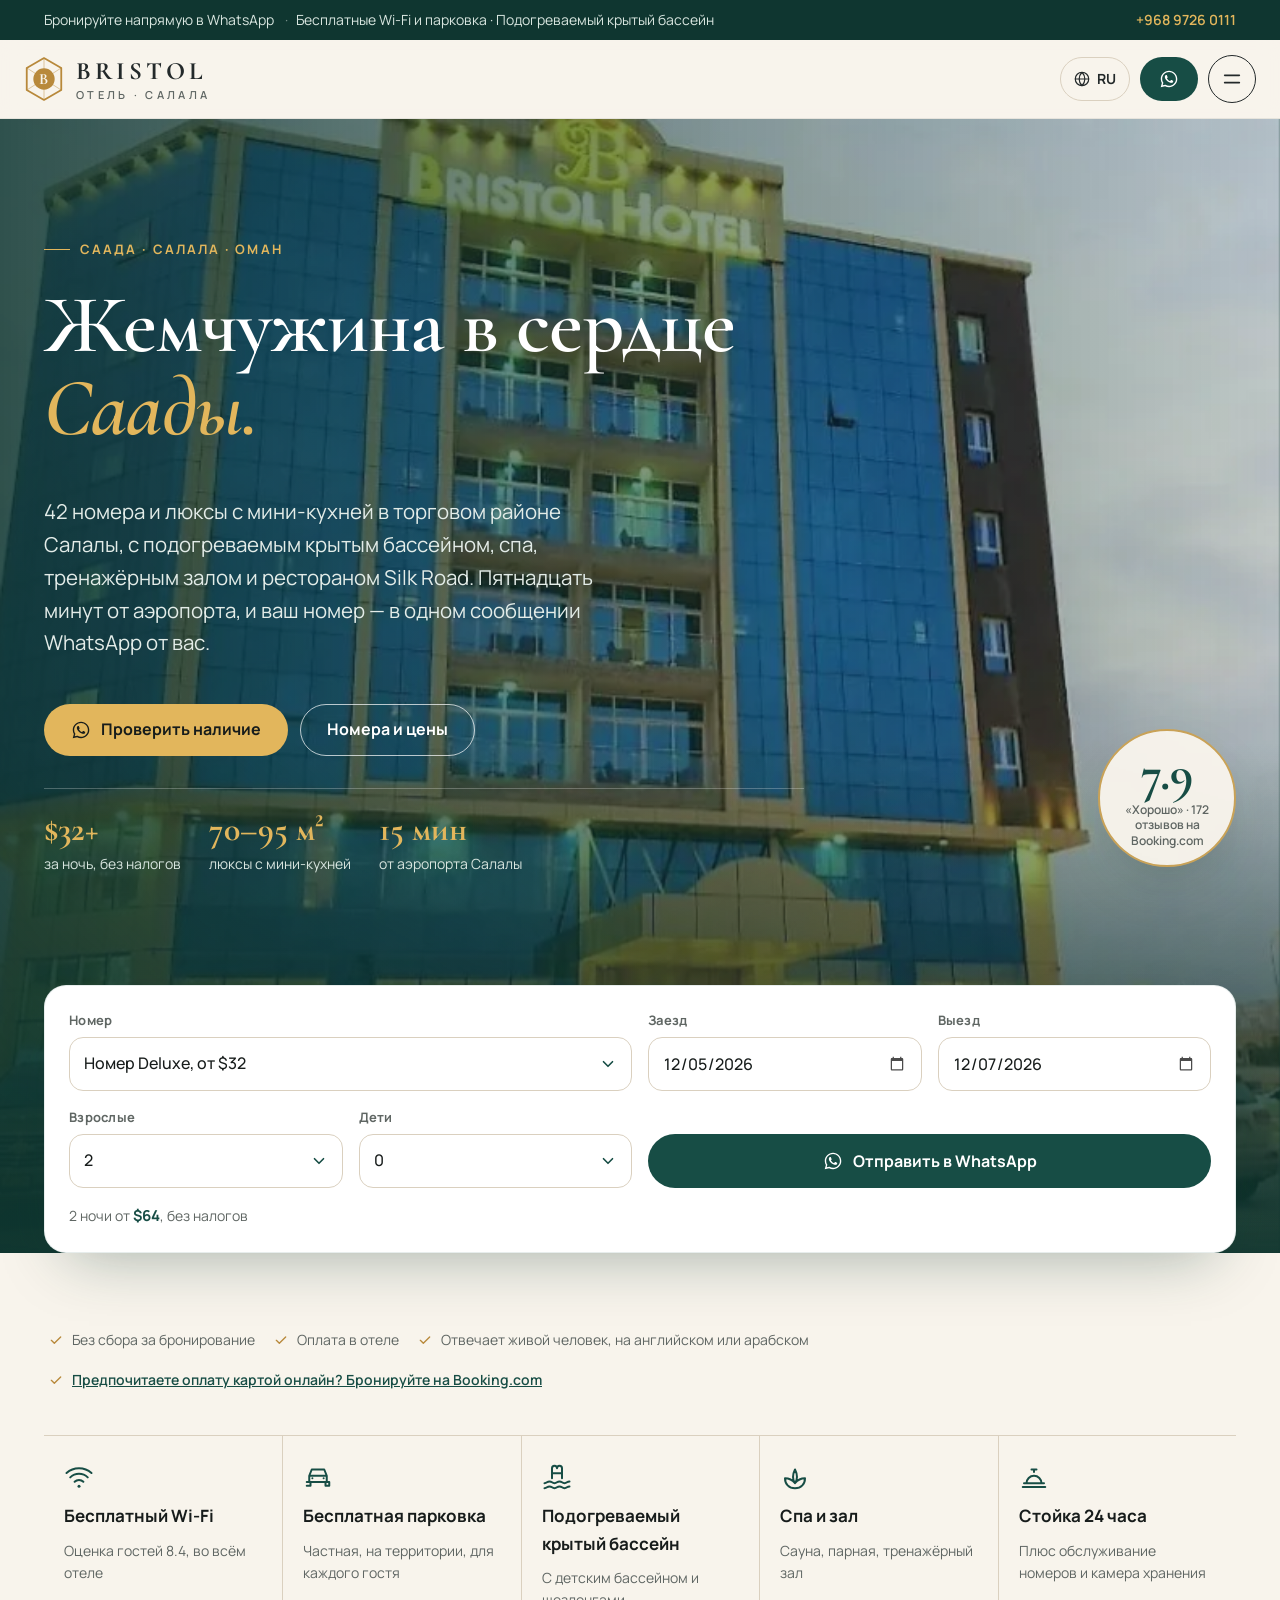
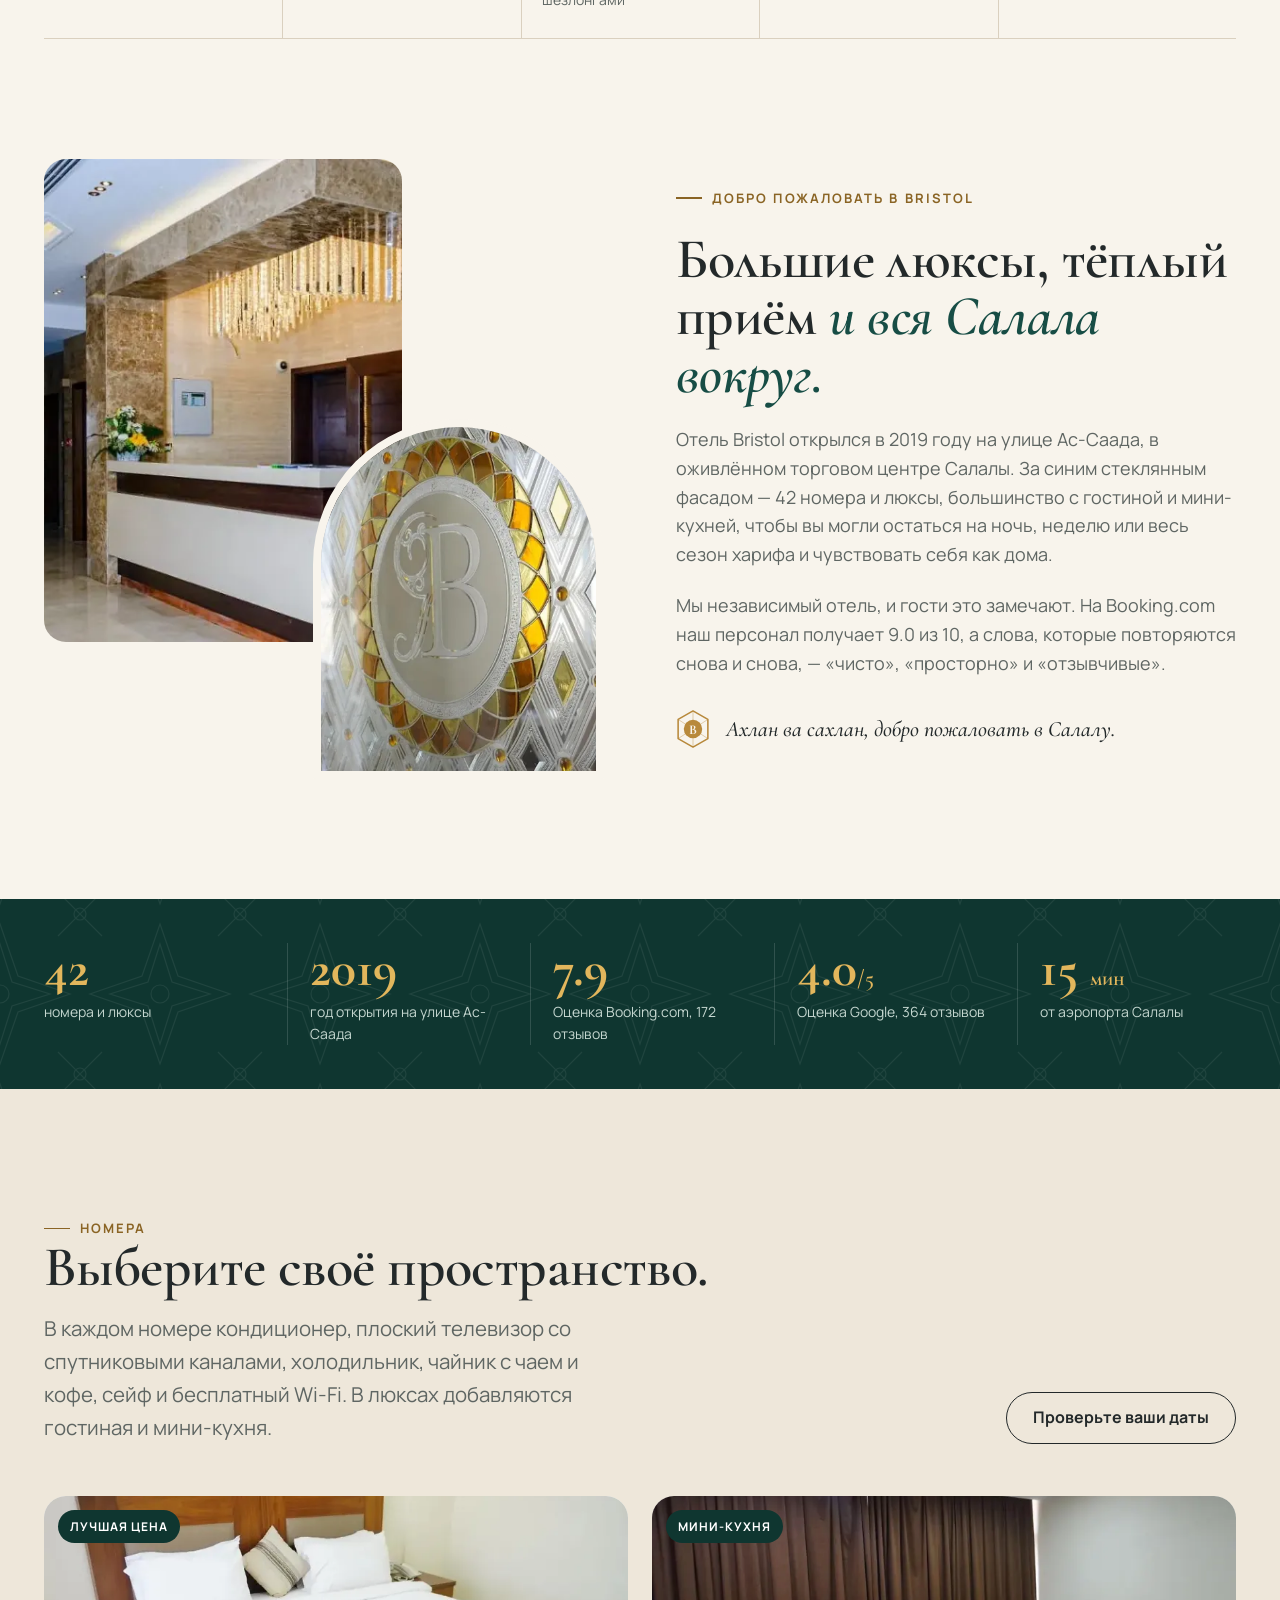
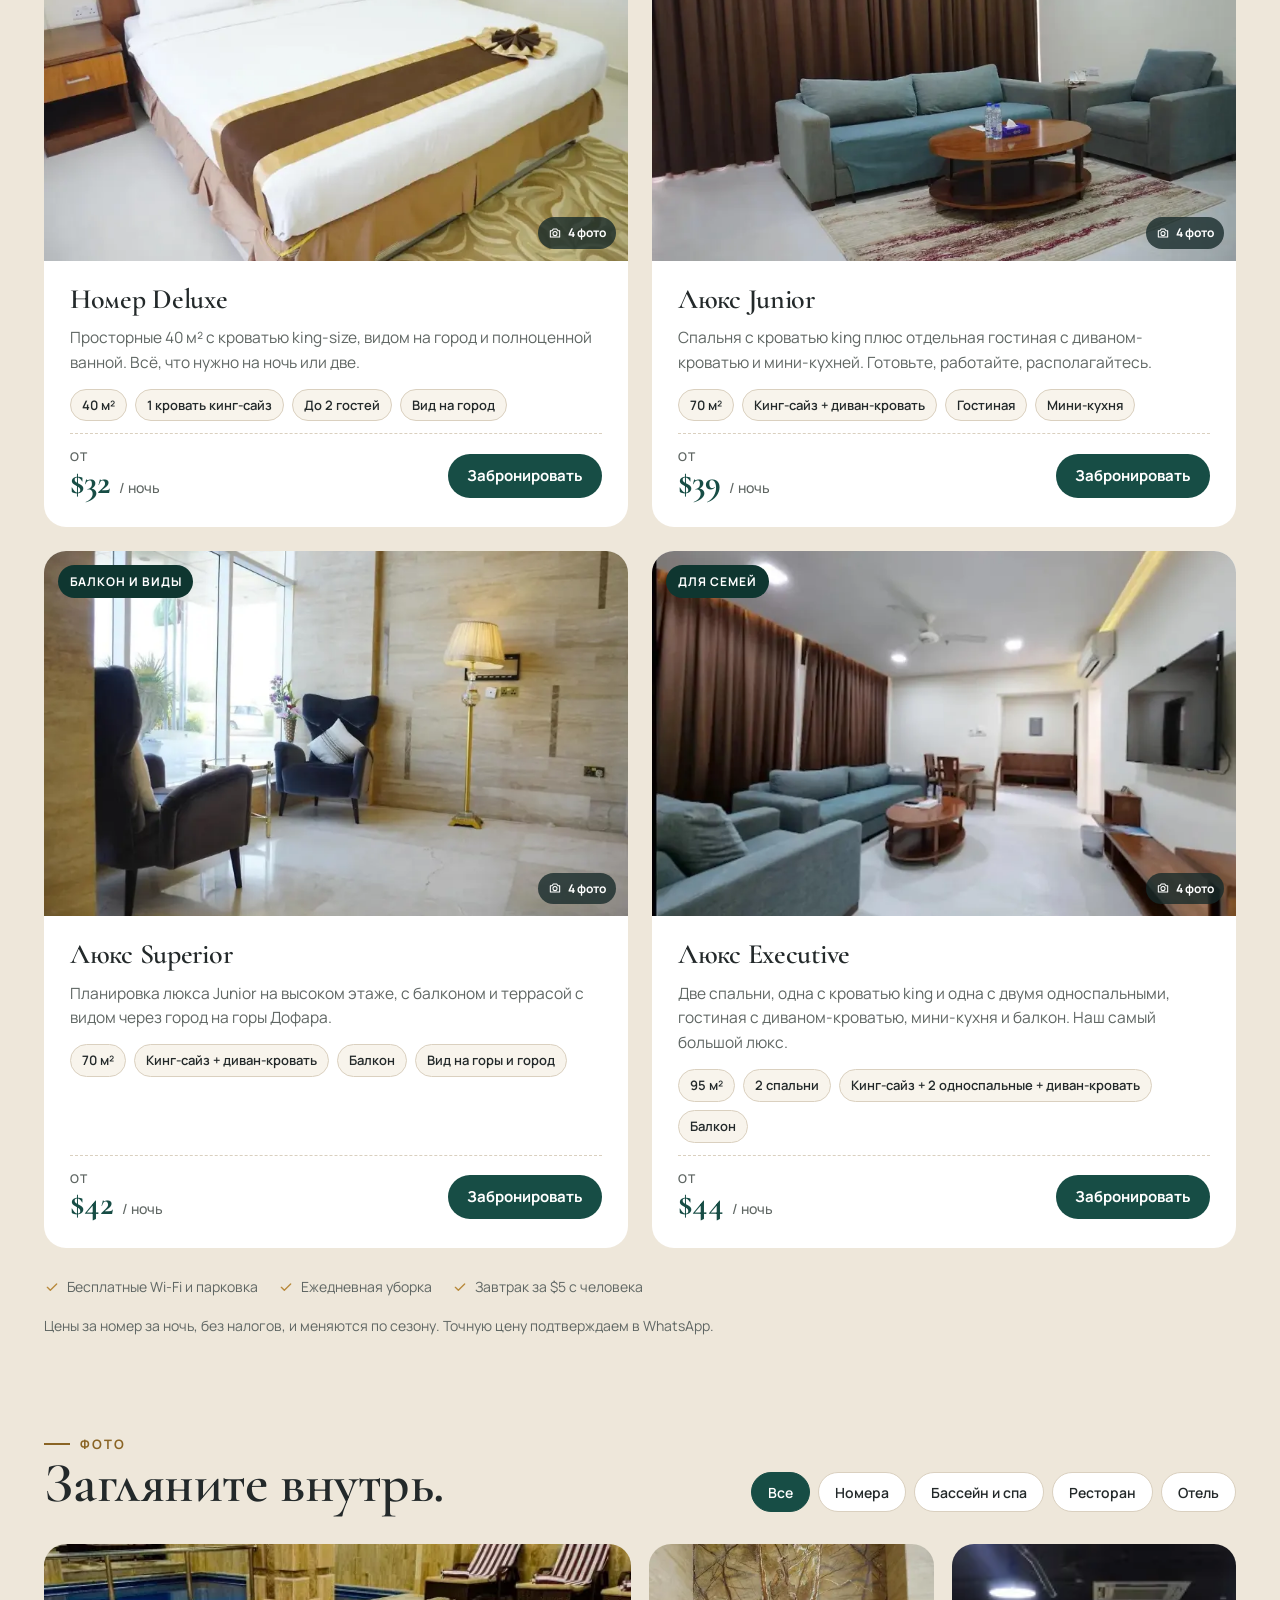
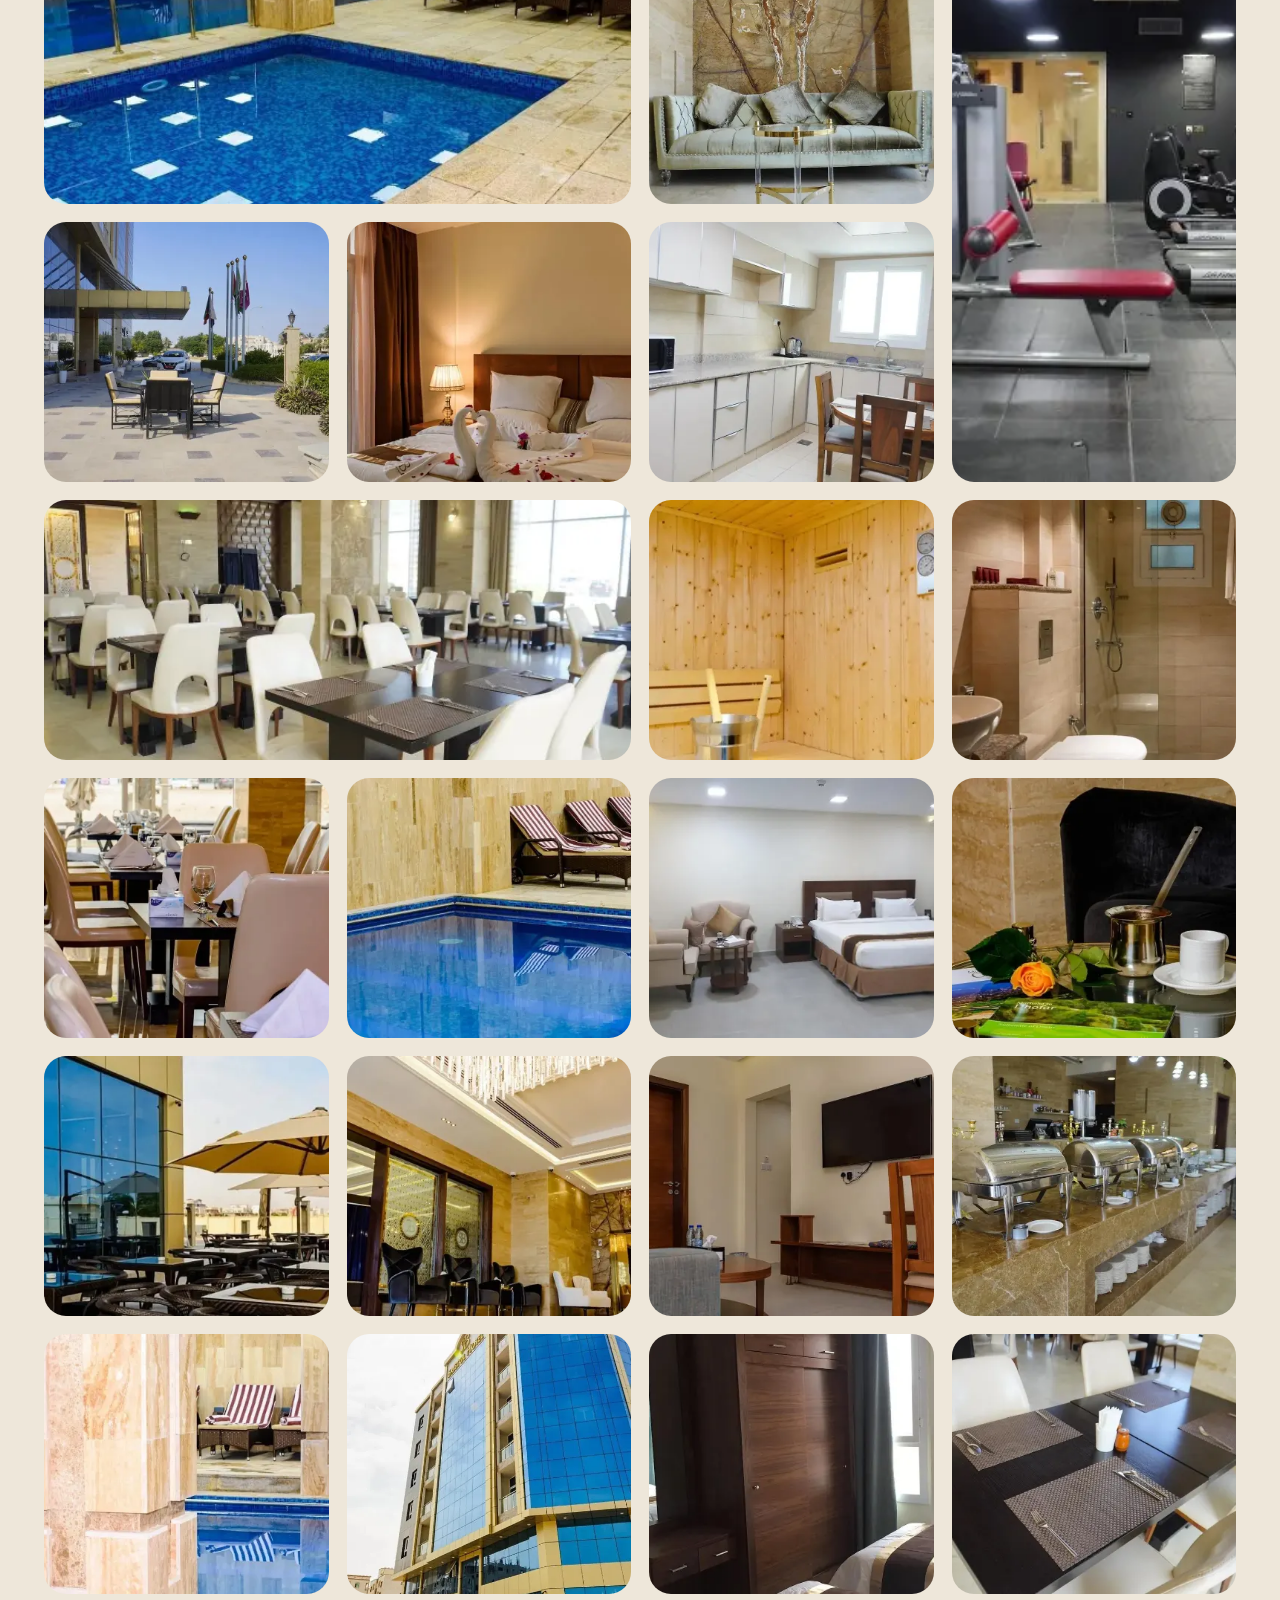
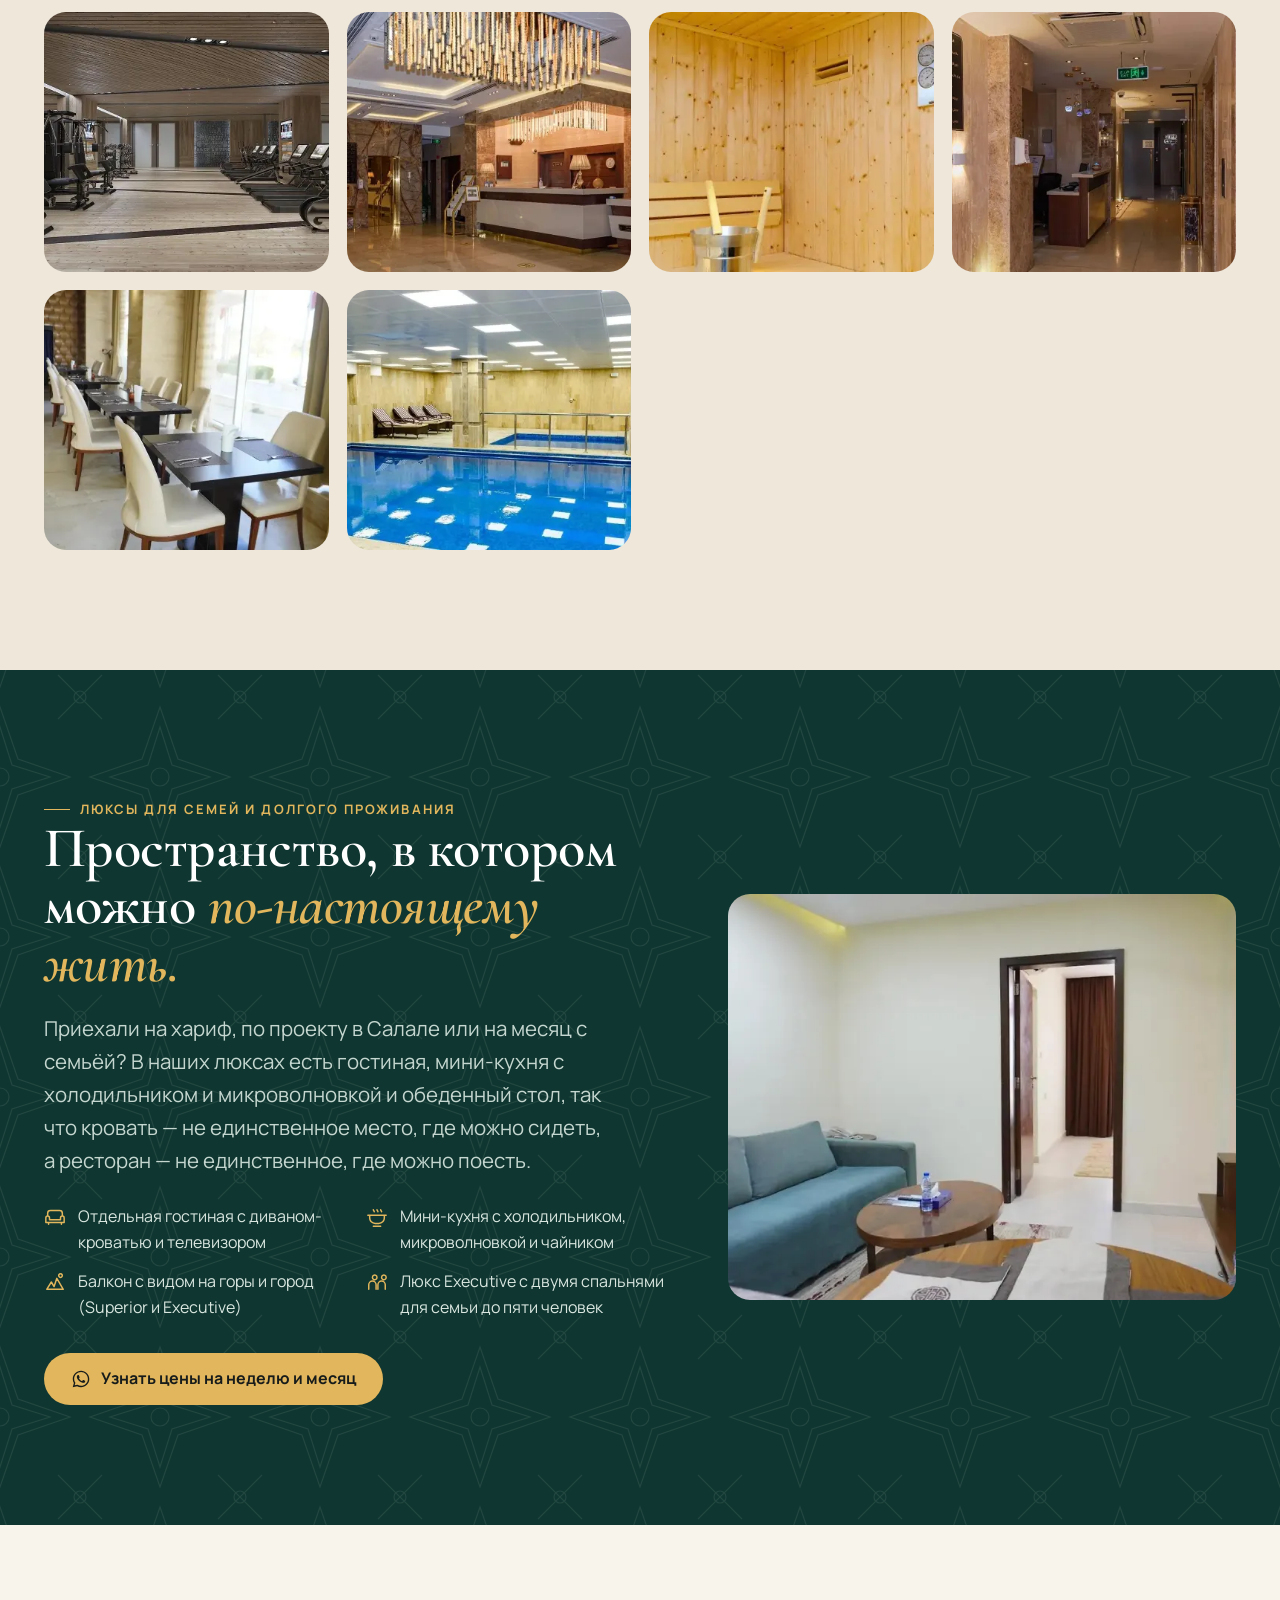
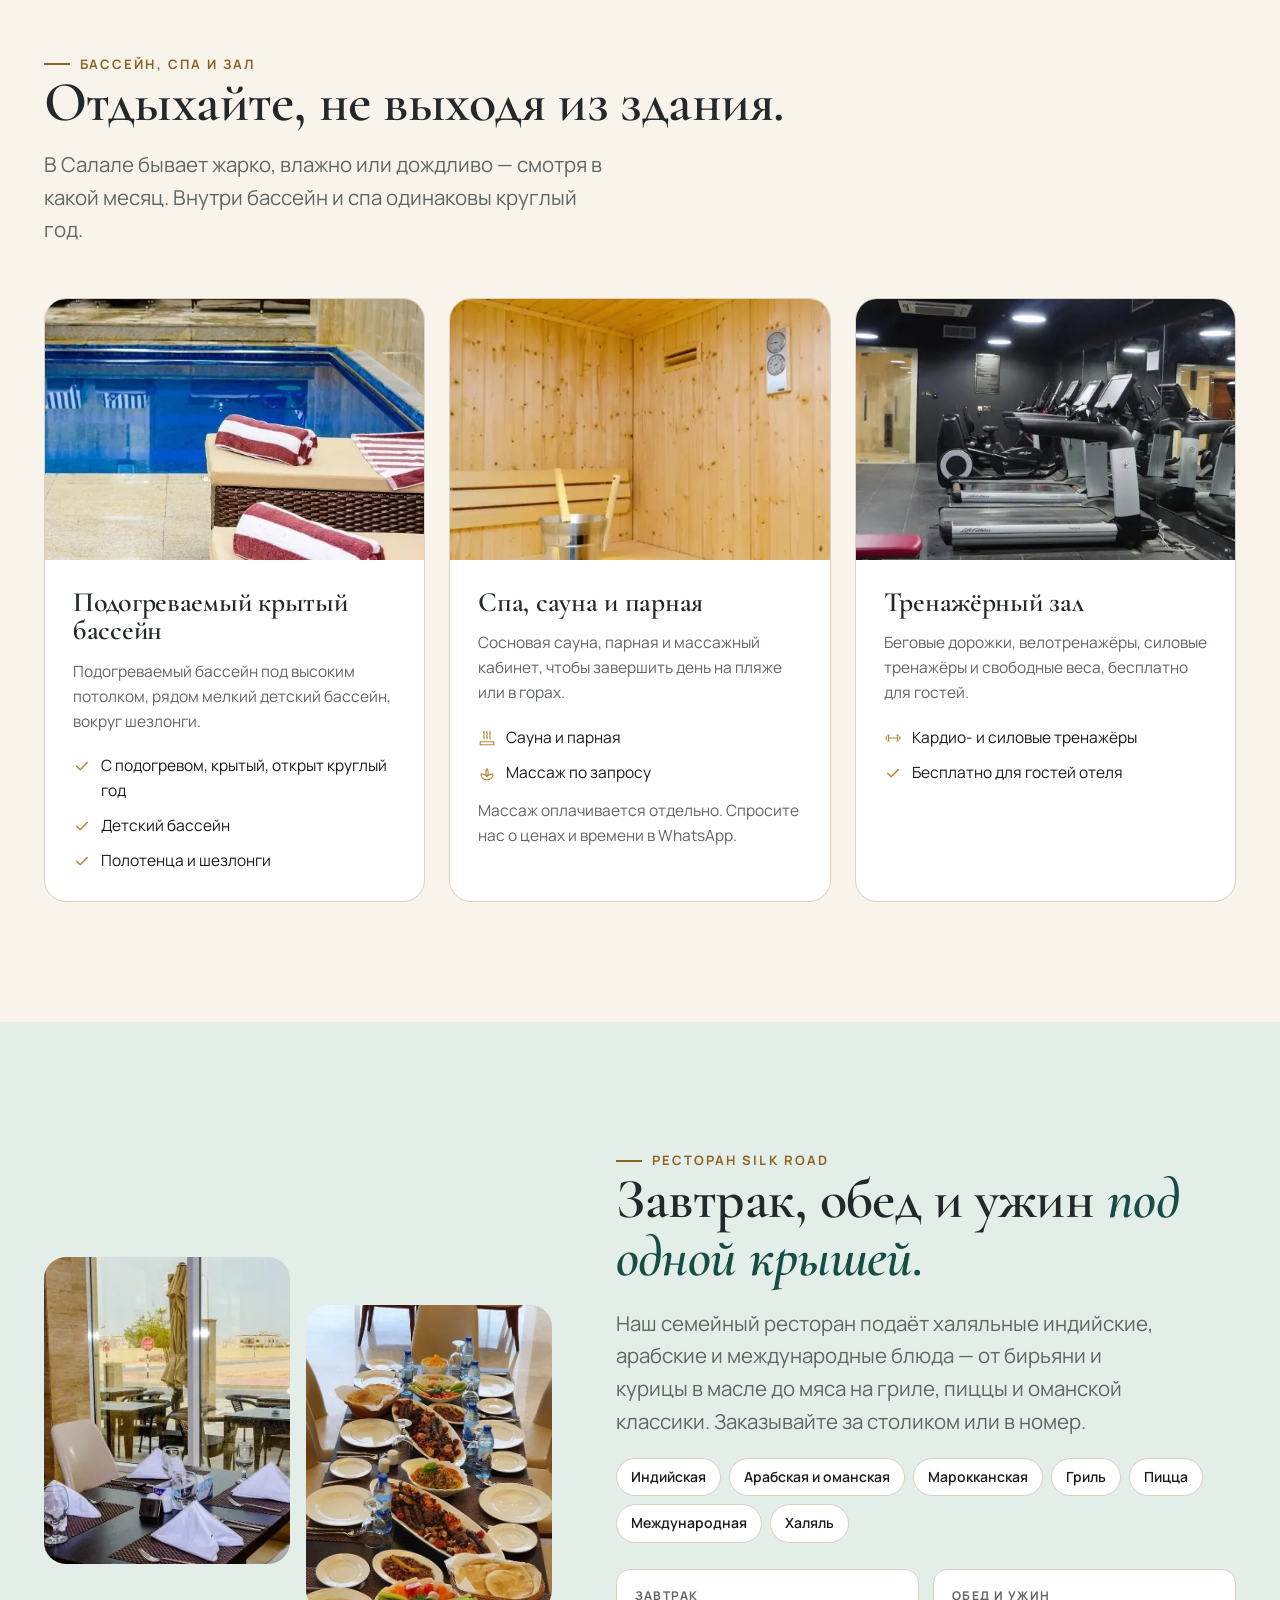
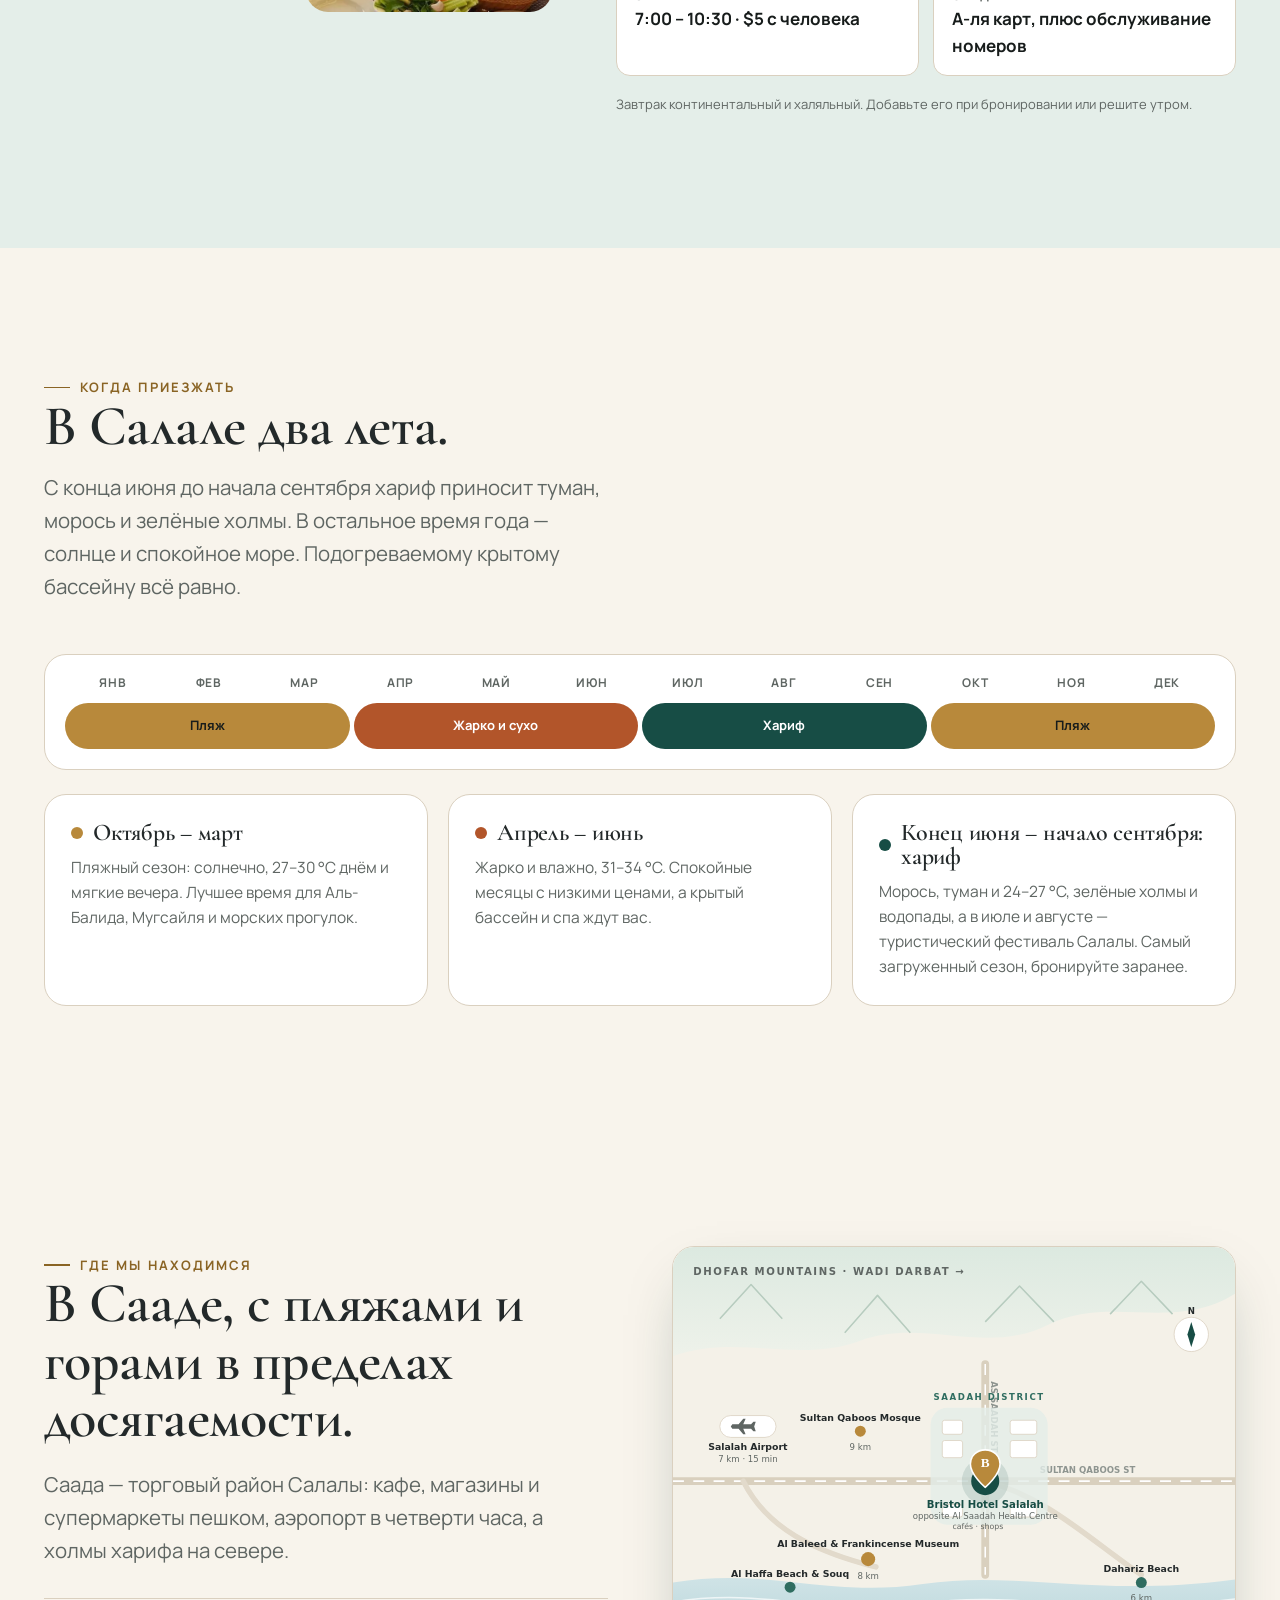
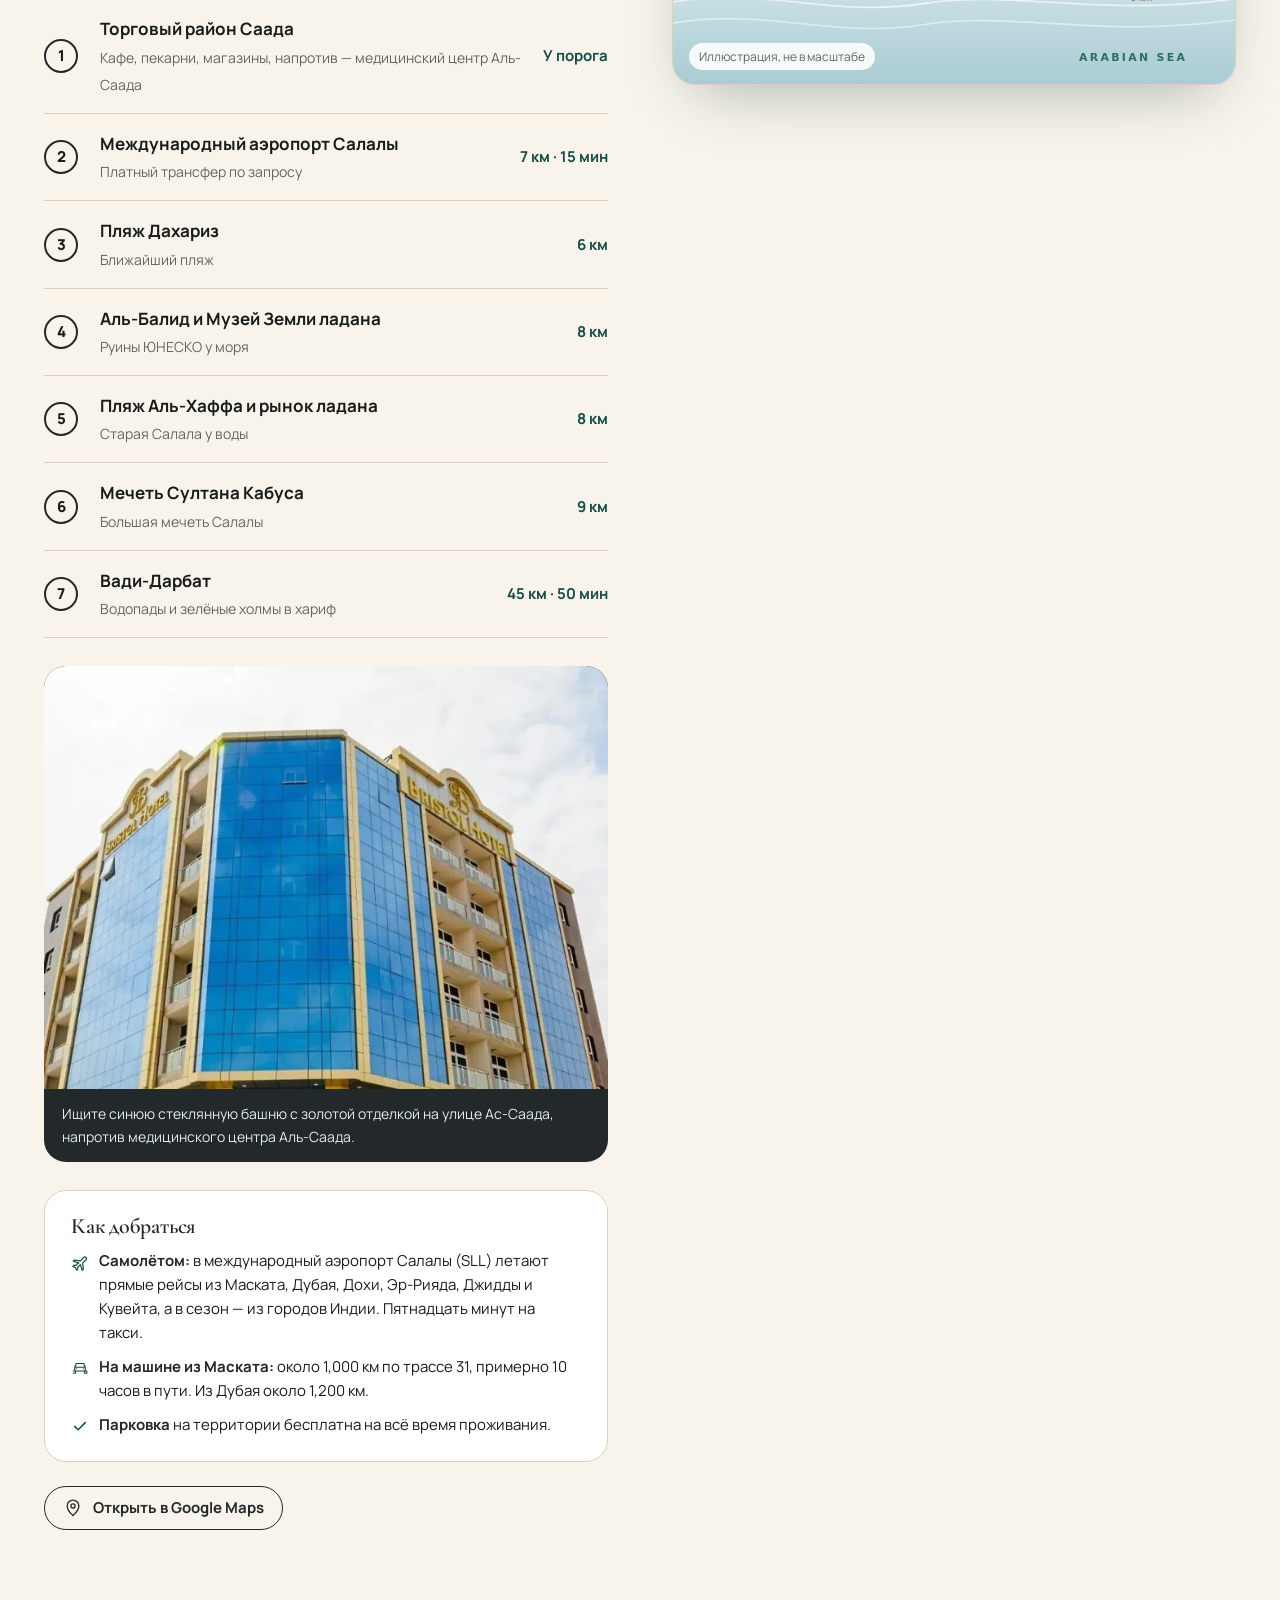
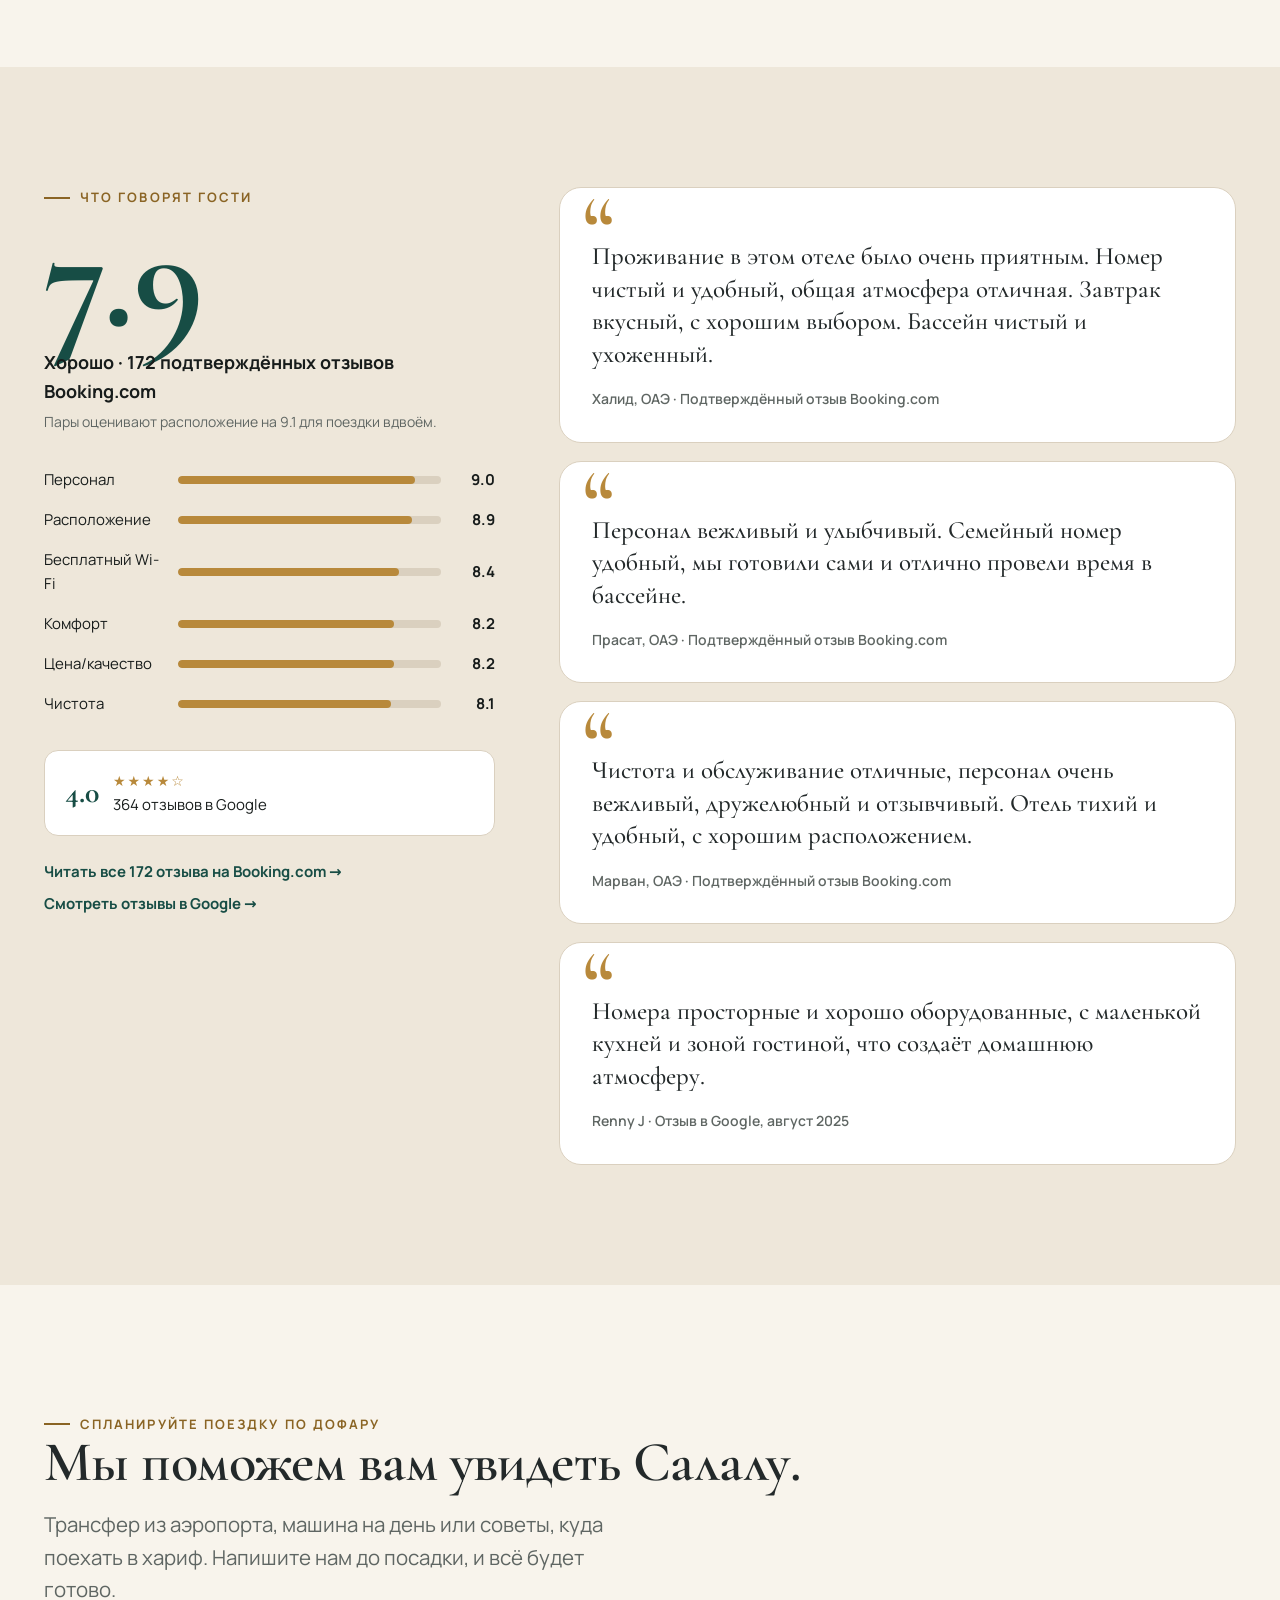
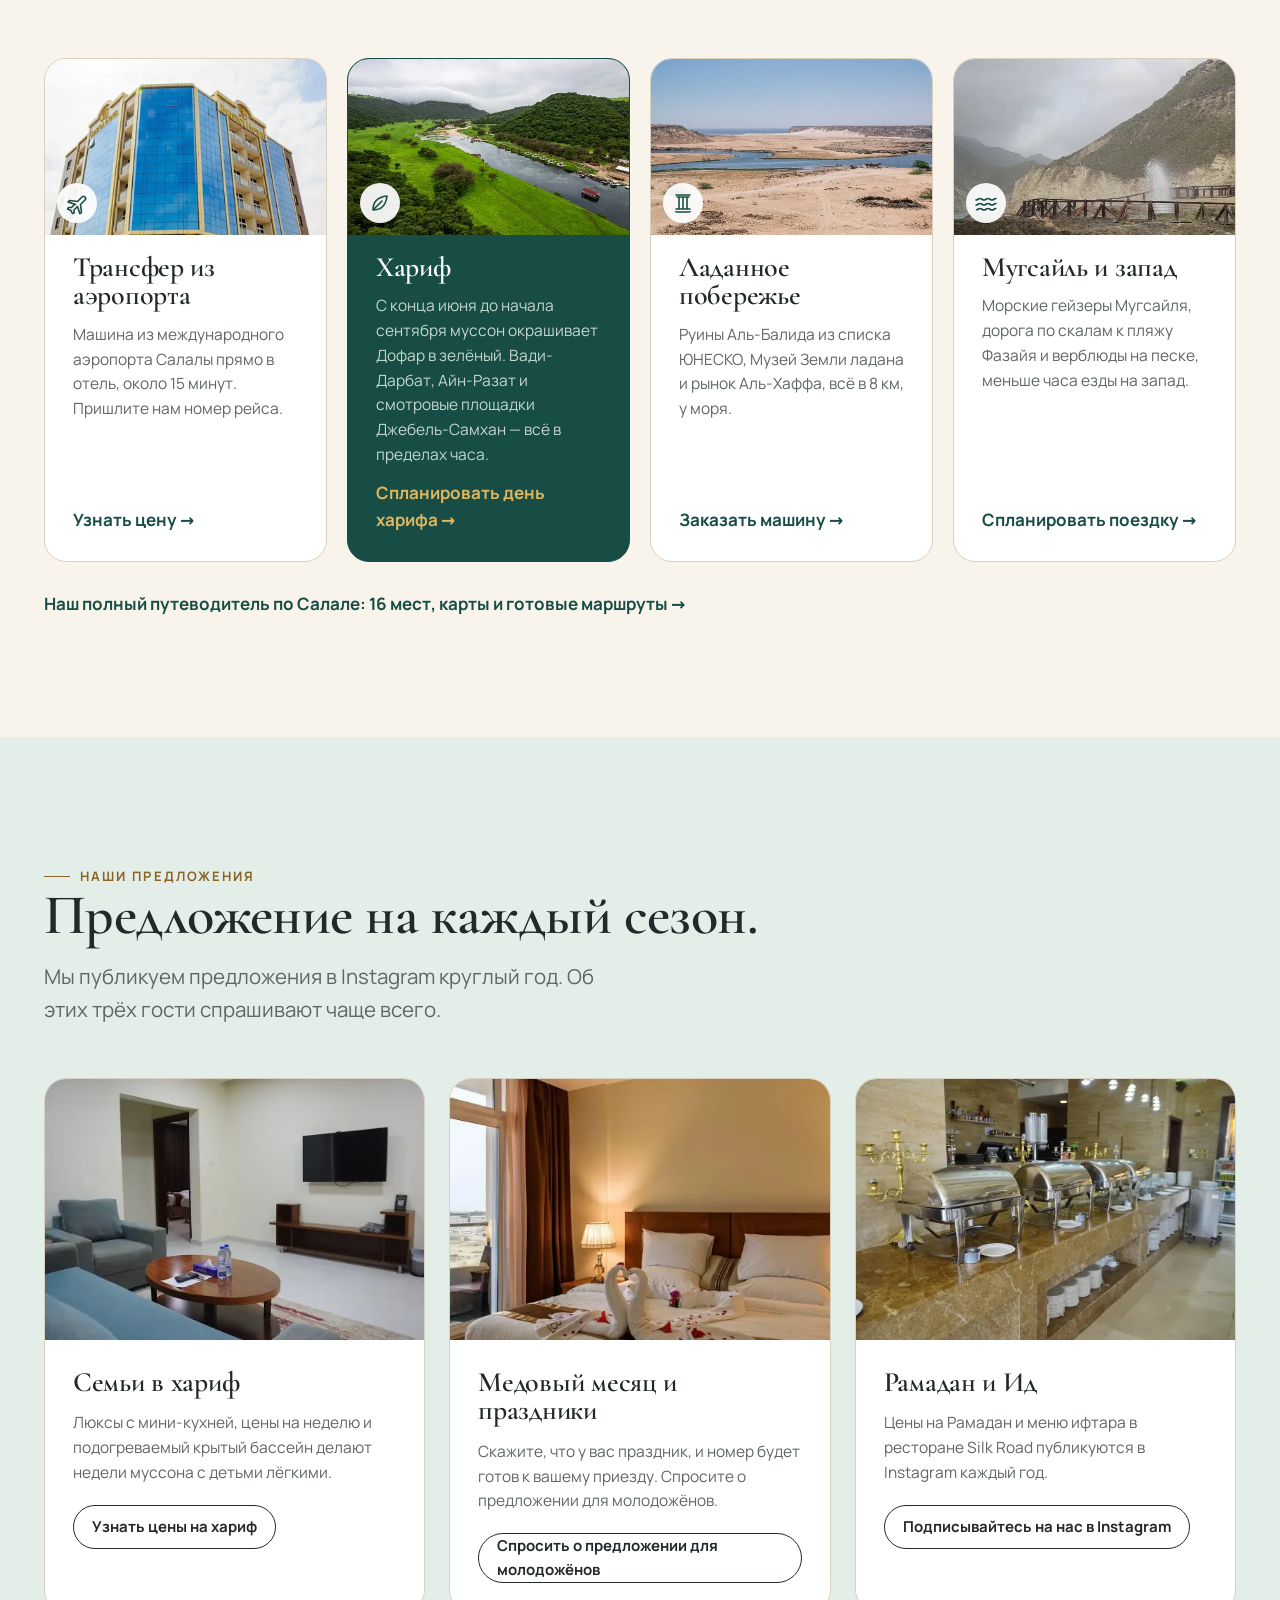
<file: ru/index.html>
<!DOCTYPE html>
<html lang="ru" dir="ltr">
<head>
<meta charset="utf-8">
<meta name="viewport" content="width=device-width, initial-scale=1">
<title>Bristol Hotel Salalah | Номера и люксы в Сааде, Салала, Оман</title>
<meta name="description" content="Bristol Hotel Salalah — 3-звёздочный отель в торговом районе Саада города Салала, Оман: 42 номера и люксы с мини-кухней, подогреваемый крытый бассейн, спа, тренажёрный зал и ресторан Silk Road, в 15 минутах от аэропорта Салалы. Бронируйте напрямую в WhatsApp.">
<link rel="alternate" hreflang="en" href="https://www.bristolhotelsalalah.com/">
<link rel="alternate" hreflang="ar" href="https://www.bristolhotelsalalah.com/ar/">
<link rel="alternate" hreflang="hi" href="https://www.bristolhotelsalalah.com/hi/">
<link rel="alternate" hreflang="de" href="https://www.bristolhotelsalalah.com/de/">
<link rel="alternate" hreflang="ru" href="https://www.bristolhotelsalalah.com/ru/">
<link rel="alternate" hreflang="fr" href="https://www.bristolhotelsalalah.com/fr/">
<link rel="alternate" hreflang="it" href="https://www.bristolhotelsalalah.com/it/">
<link rel="alternate" hreflang="pl" href="https://www.bristolhotelsalalah.com/pl/">
<link rel="alternate" hreflang="zh-Hans" href="https://www.bristolhotelsalalah.com/zh/">
<link rel="alternate" hreflang="x-default" href="https://www.bristolhotelsalalah.com/">
<link rel="canonical" href="https://www.bristolhotelsalalah.com/ru/">
<meta name="theme-color" content="#0F3630">
<link rel="icon" href="../favicon.ico" sizes="32x32">
<link rel="icon" href="../assets/img/favicon.svg" type="image/svg+xml">
<link rel="apple-touch-icon" href="../assets/img/apple-touch-icon.png">
<meta property="og:type" content="website">
<meta property="og:title" content="Bristol Hotel Salalah">
<meta property="og:description" content="Номера и люксы с мини-кухней в Сааде, Салала. Подогреваемый крытый бассейн, спа, тренажёрный зал и ресторан. Бесплатные Wi-Fi и парковка. Бронируйте напрямую в WhatsApp.">
<meta property="og:image" content="https://www.bristolhotelsalalah.com/assets/img/og-image.jpg">
<meta property="og:url" content="https://www.bristolhotelsalalah.com/ru/">
<meta name="twitter:card" content="summary_large_image">
<link rel="preload" href="../assets/fonts/manrope-latin-400-normal.woff2" as="font" type="font/woff2" crossorigin>
<link rel="preload" href="../assets/fonts/cormorant-garamond-latin-600-normal.woff2" as="font" type="font/woff2" crossorigin>
<link rel="stylesheet" href="../assets/css/fonts.css?v=ed025330">
<link rel="stylesheet" href="../assets/css/style.css?v=004c1067">
<script type="application/ld+json">{
  "@context": "https://schema.org",
  "@type": "Hotel",
  "name": "Bristol Hotel Salalah",
  "alternateName": "فندق بريستول صلالة",
  "description": "Bristol Hotel Salalah — 3-звёздочный отель в торговом районе Саада города Салала, Оман: 42 номера и люксы с мини-кухней, подогреваемый крытый бассейн, спа, тренажёрный зал и ресторан Silk Road, в 15 минутах от аэропорта Салалы. Бронируйте напрямую в WhatsApp.",
  "url": "https://www.bristolhotelsalalah.com/",
  "telephone": "+96823321666",
  "sameAs": [
    "https://www.instagram.com/bristol_hotel_salalah/"
  ],
  "image": "https://www.bristolhotelsalalah.com/assets/img/og-image.jpg",
  "starRating": {
    "@type": "Rating",
    "ratingValue": "3"
  },
  "priceRange": "$32–$65",
  "checkinTime": "14:00",
  "checkoutTime": "12:00",
  "petsAllowed": false,
  "numberOfRooms": 42,
  "availableLanguage": [
    "English",
    "Arabic"
  ],
  "address": {
    "@type": "PostalAddress",
    "streetAddress": "As Saadah Street, opposite Al Saadah Health Centre, South Saadah",
    "addressLocality": "Salalah",
    "postalCode": "211",
    "addressCountry": "OM"
  },
  "geo": {
    "@type": "GeoCoordinates",
    "latitude": 17.0526615,
    "longitude": 54.1570177
  },
  "amenityFeature": [
    {
      "@type": "LocationFeatureSpecification",
      "name": "Бесплатный Wi-Fi",
      "value": true
    },
    {
      "@type": "LocationFeatureSpecification",
      "name": "Бесплатная парковка",
      "value": true
    },
    {
      "@type": "LocationFeatureSpecification",
      "name": "Подогреваемый крытый бассейн",
      "value": true
    },
    {
      "@type": "LocationFeatureSpecification",
      "name": "Спа, сауна и парная",
      "value": true
    },
    {
      "@type": "LocationFeatureSpecification",
      "name": "Тренажёрный зал",
      "value": true
    },
    {
      "@type": "LocationFeatureSpecification",
      "name": "Ресторан Silk Road",
      "value": true
    },
    {
      "@type": "LocationFeatureSpecification",
      "name": "Стойка 24 часа",
      "value": true
    },
    {
      "@type": "LocationFeatureSpecification",
      "name": "Трансфер из аэропорта",
      "value": true
    }
  ],
  "hasMap": "https://www.google.com/maps/search/?api=1&query=Bristol+Hotel+Salalah+As+Saadah+Street+Salalah",
  "containsPlace": [
    {
      "@type": "HotelRoom",
      "name": "Номер Deluxe",
      "description": "Просторные 40 м² с кроватью king-size, видом на город и полноценной ванной. Всё, что нужно на ночь или две.",
      "occupancy": {
        "@type": "QuantitativeValue",
        "maxValue": 2
      },
      "bed": {
        "@type": "BedDetails",
        "typeOfBed": "King"
      },
      "offers": {
        "@type": "Offer",
        "price": "32",
        "priceCurrency": "USD",
        "availability": "https://schema.org/InStock"
      }
    },
    {
      "@type": "HotelRoom",
      "name": "Люкс Junior",
      "description": "Спальня с кроватью king плюс отдельная гостиная с диваном-кроватью и мини-кухней. Готовьте, работайте, располагайтесь.",
      "occupancy": {
        "@type": "QuantitativeValue",
        "maxValue": 3
      },
      "bed": {
        "@type": "BedDetails",
        "typeOfBed": "King + sofa bed"
      },
      "offers": {
        "@type": "Offer",
        "price": "39",
        "priceCurrency": "USD",
        "availability": "https://schema.org/InStock"
      }
    },
    {
      "@type": "HotelRoom",
      "name": "Люкс Superior",
      "description": "Планировка люкса Junior на высоком этаже, с балконом и террасой с видом через город на горы Дофара.",
      "occupancy": {
        "@type": "QuantitativeValue",
        "maxValue": 3
      },
      "bed": {
        "@type": "BedDetails",
        "typeOfBed": "King + sofa bed"
      },
      "offers": {
        "@type": "Offer",
        "price": "42",
        "priceCurrency": "USD",
        "availability": "https://schema.org/InStock"
      }
    },
    {
      "@type": "HotelRoom",
      "name": "Люкс Executive",
      "description": "Две спальни, одна с кроватью king и одна с двумя односпальными, гостиная с диваном-кроватью, мини-кухня и балкон. Наш самый большой люкс.",
      "occupancy": {
        "@type": "QuantitativeValue",
        "maxValue": 5
      },
      "bed": {
        "@type": "BedDetails",
        "typeOfBed": "King + 2 singles + sofa bed"
      },
      "offers": {
        "@type": "Offer",
        "price": "44",
        "priceCurrency": "USD",
        "availability": "https://schema.org/InStock"
      }
    }
  ]
}</script>
</head>
<body>
<a class="skip" href="#main">Перейти к содержанию</a>

<svg width="0" height="0" class="icons" aria-hidden="true">
  <symbol id="i-mark" viewBox="0 0 48 56"><path fill="none" stroke="currentColor" stroke-width="2.2" stroke-linejoin="round" d="M24 2.5 L45 14.5 L45 41.5 L24 53.5 L3 41.5 L3 14.5 Z"/><path fill="none" stroke="currentColor" stroke-width="1" opacity=".55" d="M24 2.5 L24 53.5 M3 14.5 L45 41.5 M45 14.5 L3 41.5"/><circle cx="24" cy="28" r="13" fill="currentColor"/><text x="24" y="34.5" text-anchor="middle" font-family="Cormorant Garamond, Georgia, serif" font-size="19" font-weight="700" fill="#F8F4EC">B</text></symbol>
  <symbol id="i-camera" viewBox="0 0 24 24"><path fill="none" stroke="currentColor" stroke-width="1.8" stroke-linecap="round" stroke-linejoin="round" d="M4 8h3l2-3h6l2 3h3v11H4z"/><circle cx="12" cy="13" r="3.5" fill="none" stroke="currentColor" stroke-width="1.8"/></symbol>
  <symbol id="i-chev" viewBox="0 0 24 24"><path fill="none" stroke="currentColor" stroke-width="2.2" stroke-linecap="round" stroke-linejoin="round" d="M9 5l7 7-7 7"/></symbol>
  <symbol id="i-x" viewBox="0 0 24 24"><path fill="none" stroke="currentColor" stroke-width="2.2" stroke-linecap="round" d="M6 6l12 12M18 6L6 18"/></symbol>
  <symbol id="i-wa" viewBox="0 0 24 24"><path fill="currentColor" d="M12.04 2C6.58 2 2.13 6.45 2.13 11.91c0 1.75.46 3.45 1.32 4.95L2.05 22l5.25-1.38a9.86 9.86 0 0 0 4.74 1.21c5.46 0 9.91-4.45 9.91-9.91C21.95 6.45 17.5 2 12.04 2zm0 18.15a8.2 8.2 0 0 1-4.19-1.15l-.3-.18-3.12.82.83-3.04-.2-.31a8.23 8.23 0 0 1-1.26-4.38c0-4.54 3.7-8.24 8.24-8.24 4.54 0 8.24 3.7 8.24 8.24 0 4.54-3.7 8.24-8.24 8.24zm4.52-6.16c-.25-.12-1.47-.72-1.69-.81-.23-.08-.39-.12-.56.12-.17.25-.64.81-.78.97-.14.17-.29.19-.54.06-.25-.12-1.05-.39-1.99-1.23-.74-.66-1.23-1.47-1.38-1.72-.14-.25-.02-.38.11-.51.11-.11.25-.29.37-.43.12-.14.17-.25.25-.41.08-.17.04-.31-.02-.43-.06-.12-.56-1.34-.76-1.84-.2-.48-.41-.42-.56-.43h-.48c-.17 0-.43.06-.66.31-.23.25-.86.85-.86 2.07 0 1.22.89 2.4 1.01 2.56.12.17 1.75 2.67 4.23 3.74.59.26 1.05.41 1.41.52.59.19 1.13.16 1.56.1.48-.07 1.47-.6 1.67-1.18.21-.58.21-1.07.14-1.18-.06-.1-.22-.16-.47-.28z"/></symbol>
  <symbol id="i-cup" viewBox="0 0 24 24"><path fill="none" stroke="currentColor" stroke-width="1.6" stroke-linecap="round" stroke-linejoin="round" d="M4 9h12v5a5 5 0 0 1-5 5H9a5 5 0 0 1-5-5V9zm12 1h1.5a2.5 2.5 0 0 1 0 5H16M8 3c0 1.2 1 1.2 1 2.4M12 3c0 1.2 1 1.2 1 2.4M3 22h16"/></symbol>
  <symbol id="i-wifi" viewBox="0 0 24 24"><path fill="none" stroke="currentColor" stroke-width="1.6" stroke-linecap="round" d="M2 8.8a15 15 0 0 1 20 0M5 12.3a10 10 0 0 1 14 0M8.5 15.8a5 5 0 0 1 7 0"/><circle cx="12" cy="19.3" r="1.2" fill="currentColor"/></symbol>
  <symbol id="i-car" viewBox="0 0 24 24"><path fill="none" stroke="currentColor" stroke-width="1.6" stroke-linecap="round" stroke-linejoin="round" d="M5 16V11l2-5h10l2 5v5M3 16h18v3h-3v-3M6 16v3H3M7.5 13h.01M16.5 13h.01M5 11h14"/></symbol>
  <symbol id="i-bell" viewBox="0 0 24 24"><path fill="none" stroke="currentColor" stroke-width="1.6" stroke-linecap="round" stroke-linejoin="round" d="M4 17h16M6 17a6 6 0 0 1 12 0M12 8V6M10 6h4M3 20h18"/></symbol>
  <symbol id="i-spa" viewBox="0 0 24 24"><path fill="none" stroke="currentColor" stroke-width="1.6" stroke-linecap="round" stroke-linejoin="round" d="M12 21c-5 0-8-3.5-8-8 3.5 0 6 1.5 8 4 2-2.5 4.5-4 8-4 0 4.5-3 8-8 8zM12 17c-2-3-2-7 0-11 2 4 2 8 0 11z"/></symbol>
  <symbol id="i-check" viewBox="0 0 24 24"><path fill="none" stroke="currentColor" stroke-width="2" stroke-linecap="round" stroke-linejoin="round" d="M5 12.5l4.5 4.5L19 7.5"/></symbol>
  <symbol id="i-plane" viewBox="0 0 24 24"><path fill="none" stroke="currentColor" stroke-width="1.6" stroke-linecap="round" stroke-linejoin="round" d="M10.5 13.5L3 11l1.5-1.5 8 1L17 6a2 2 0 0 1 3 3l-4.5 4.5 1 8L15 23l-2.5-7.5L9 19v3l-1.5 1L6 19.5 2.5 18l1-1.5h3l3.5-3.5"/></symbol>
  <symbol id="i-pin" viewBox="0 0 24 24"><path fill="none" stroke="currentColor" stroke-width="1.6" stroke-linecap="round" stroke-linejoin="round" d="M12 21s-7-6.2-7-11.5a7 7 0 0 1 14 0C19 14.8 12 21 12 21z"/><circle cx="12" cy="9.5" r="2.5" fill="none" stroke="currentColor" stroke-width="1.6"/></symbol>
  <symbol id="i-menu" viewBox="0 0 24 24"><path fill="none" stroke="currentColor" stroke-width="1.8" stroke-linecap="round" d="M4 8h16M4 16h16"/></symbol>
  <symbol id="i-family" viewBox="0 0 24 24"><path fill="none" stroke="currentColor" stroke-width="1.6" stroke-linecap="round" stroke-linejoin="round" d="M7 7a2.5 2.5 0 1 0 0-.01M17 7a2.5 2.5 0 1 0 0-.01M3 20v-5a4 4 0 0 1 8 0v5M13 20v-5a4 4 0 0 1 8 0v5"/></symbol>
  <symbol id="i-sofa" viewBox="0 0 24 24"><path fill="none" stroke="currentColor" stroke-width="1.6" stroke-linecap="round" stroke-linejoin="round" d="M4 11V8a3 3 0 0 1 3-3h10a3 3 0 0 1 3 3v3M2 13a2 2 0 0 1 4 0v2h12v-2a2 2 0 0 1 4 0v5H2v-5zM5 18v2M19 18v2"/></symbol>
  <symbol id="i-kitchen" viewBox="0 0 24 24"><path fill="none" stroke="currentColor" stroke-width="1.6" stroke-linecap="round" stroke-linejoin="round" d="M4 10h16v3a6 6 0 0 1-6 6h-4a6 6 0 0 1-6-6v-3zM2 10h20M8 4c0 1.2 1 1.2 1 2.4M12 4c0 1.2 1 1.2 1 2.4M16 4c0 1.2 1 1.2 1 2.4M8 22h8"/></symbol>
  <symbol id="i-balcony" viewBox="0 0 24 24"><path fill="none" stroke="currentColor" stroke-width="1.6" stroke-linecap="round" stroke-linejoin="round" d="M3 20l5-8 3 5 3-9 7 12H3zM16 5a2 2 0 1 0 0-.01"/></symbol>
  <symbol id="i-steam" viewBox="0 0 24 24"><path fill="none" stroke="currentColor" stroke-width="1.6" stroke-linecap="round" d="M8 3c-1.5 2 1.5 3 0 5s1.5 3 0 5M12 3c-1.5 2 1.5 3 0 5s1.5 3 0 5M16 3c-1.5 2 1.5 3 0 5s1.5 3 0 5M3 17h18v4H3z"/></symbol>
  <symbol id="i-pool" viewBox="0 0 24 24"><path fill="none" stroke="currentColor" stroke-width="1.6" stroke-linecap="round" d="M2 17c2 0 2-1.5 4-1.5S8 17 10 17s2-1.5 4-1.5S16 17 18 17s2-1.5 4-1.5M2 21c2 0 2-1.5 4-1.5S8 21 10 21s2-1.5 4-1.5S16 21 18 21s2-1.5 4-1.5M8 13V5a2 2 0 0 1 4 0M16 13V5a2 2 0 0 0-4 0M8 9h8"/></symbol>
  <symbol id="i-gym" viewBox="0 0 24 24"><path fill="none" stroke="currentColor" stroke-width="1.6" stroke-linecap="round" stroke-linejoin="round" d="M6 8v8M3 10v4M18 8v8M21 10v4M6 12h12M3 12h0M21 12h0M5 8h2M17 8h2M5 16h2M17 16h2"/></symbol>
  <symbol id="i-leaf" viewBox="0 0 24 24"><path fill="none" stroke="currentColor" stroke-width="1.6" stroke-linecap="round" stroke-linejoin="round" d="M5 19c0-8 5-13 14-14-1 9-6 14-14 14zM5 19l9-9"/></symbol>
  <symbol id="i-column" viewBox="0 0 24 24"><path fill="none" stroke="currentColor" stroke-width="1.6" stroke-linecap="round" stroke-linejoin="round" d="M4 21h16M5 18h14M6 6h12M5 4h14M8 6v12M12 6v12M16 6v12"/></symbol>
  <symbol id="i-wave" viewBox="0 0 24 24"><path fill="none" stroke="currentColor" stroke-width="1.6" stroke-linecap="round" d="M2 9c2 0 2-1.5 4-1.5S8 9 10 9s2-1.5 4-1.5S16 9 18 9s2-1.5 4-1.5M2 14c2 0 2-1.5 4-1.5S8 14 10 14s2-1.5 4-1.5S16 14 18 14s2-1.5 4-1.5M2 19c2 0 2-1.5 4-1.5S8 19 10 19s2-1.5 4-1.5S16 19 18 19s2-1.5 4-1.5"/></symbol>
  <symbol id="i-hall" viewBox="0 0 24 24"><path fill="none" stroke="currentColor" stroke-width="1.6" stroke-linecap="round" stroke-linejoin="round" d="M3 21h18M4 21V9l8-5 8 5v12M9 21v-6h6v6M12 9h.01"/></symbol>
  <symbol id="i-ig" viewBox="0 0 24 24"><rect x="3" y="3" width="18" height="18" rx="5" fill="none" stroke="currentColor" stroke-width="1.6"/><circle cx="12" cy="12" r="4" fill="none" stroke="currentColor" stroke-width="1.6"/><circle cx="17.2" cy="6.8" r="1.1" fill="currentColor"/></symbol>
  <symbol id="i-phone" viewBox="0 0 24 24"><path fill="none" stroke="currentColor" stroke-width="1.6" stroke-linecap="round" stroke-linejoin="round" d="M5 4h4l2 5-2.5 1.5a11 11 0 0 0 5 5L15 13l5 2v4a2 2 0 0 1-2 2A16 16 0 0 1 3 6a2 2 0 0 1 2-2"/></symbol>
  <symbol id="i-moon" viewBox="0 0 24 24"><path fill="none" stroke="currentColor" stroke-width="1.6" stroke-linecap="round" stroke-linejoin="round" d="M20 14.5A8 8 0 0 1 9.5 4a8 8 0 1 0 10.5 10.5z"/></symbol>
</svg>

<div class="topbar">
  <div class="container">
    <span>Бронируйте напрямую в WhatsApp <span class="dot">·</span><span class="hide-sm">Бесплатные Wi-Fi и парковка · Подогреваемый крытый бассейн</span></span>
    <a class="nowrap" href="https://wa.me/96897260111" data-wa>+968 9726 0111</a>
  </div>
</div>

<header class="header">
  <div class="container">
    <a class="brand" href="#top" aria-label="Bristol Hotel Salalah, главная">
      <svg aria-hidden="true"><use href="#i-mark"/></svg>
      <span class="brand-text"><span class="brand-name">Bristol</span><span class="brand-sub">Отель · Салала</span></span>
    </a>
    <nav class="nav" id="nav" aria-label="Главное меню">
      <a href="#rooms">Номера</a>
      <a href="#wellness">Бассейн и спа</a>
      <a href="#dining">Ресторан</a>
      <a href="#location">Расположение</a>
      <a href="#reviews">Отзывы</a>
      <a href="#events">События</a>
      <a href="./guide/">Путеводитель по Салале</a>
      <a href="#know">Важно знать</a>
    </nav>
    <div class="header-actions">
      <!--langs--><details class="langs" translate="no"><summary aria-label="Language: Русский"><svg viewBox="0 0 24 24" aria-hidden="true"><path fill="none" stroke="currentColor" stroke-width="1.6" d="M12 3a9 9 0 1 0 0 18 9 9 0 0 0 0-18zm-9 9h18M12 3c2.5 2.6 3.8 5.6 3.8 9s-1.3 6.4-3.8 9c-2.5-2.6-3.8-5.6-3.8-9S9.5 5.6 12 3z"/></svg>RU</summary><ul><li><a href="../" hreflang="en" lang="en">English</a></li><li><a href="../ar/" hreflang="ar" lang="ar">العربية</a></li><li><a href="../hi/" hreflang="hi" lang="hi">हिन्दी</a></li><li><a href="../de/" hreflang="de" lang="de">Deutsch</a></li><li><a href="../ru/" hreflang="ru" lang="ru" aria-current="true">Русский</a></li><li><a href="../fr/" hreflang="fr" lang="fr">Français</a></li><li><a href="../it/" hreflang="it" lang="it">Italiano</a></li><li><a href="../pl/" hreflang="pl" lang="pl">Polski</a></li><li><a href="../zh/" hreflang="zh-Hans" lang="zh-Hans">简体中文</a></li></ul></details><!--/langs-->
      <a class="btn btn-primary btn-sm" href="https://wa.me/96897260111" data-wa><svg aria-hidden="true"><use href="#i-wa"/></svg><span class="btn-wa-text">Бронь в WhatsApp</span><span class="sr-only">Бронь в WhatsApp</span></a>
      <button class="menu-btn" type="button" data-t-open="Открыть меню" data-t-close="Закрыть меню" aria-label="Открыть меню" aria-expanded="false" aria-controls="nav"><svg aria-hidden="true"><use href="#i-menu"/></svg></button>
    </div>
  </div>
</header>

<main id="main">
<section class="hero" id="top">
  <div class="hero-bg"><img srcset="../assets/img/photos/hero-540.webp 540w, ../assets/img/photos/hero-800.webp 800w, ../assets/img/photos/hero-1080.webp 1023w" sizes="100vw" src="../assets/img/photos/hero.jpg" alt="Bristol Hotel Salalah в сумерках: синяя стеклянная башня с подсвеченным названием отеля на крыше" width="1023" height="700" fetchpriority="high"></div>
  <div class="container hero-inner">
    <div class="hero-copy reveal">
      <span class="eyebrow">Саада · Салала · Оман</span>
      <h1>Жемчужина в сердце <em>Саады.</em></h1>
      <p class="lead">42 номера и люксы с мини-кухней в торговом районе Салалы, с подогреваемым крытым бассейном, спа, тренажёрным залом и рестораном Silk Road. Пятнадцать минут от аэропорта, и ваш номер — в одном сообщении WhatsApp от вас.</p>
      <div class="hero-ctas">
        <a class="btn btn-gold" href="#book"><svg aria-hidden="true"><use href="#i-wa"/></svg>Проверить наличие</a>
        <a class="btn btn-light" href="#rooms">Номера и цены</a>
      </div>
      <div class="hero-facts">
        <div><strong>$32+</strong><span>за ночь, без налогов</span></div>
        <div><strong>70–95 м²</strong><span>люксы с мини-кухней</span></div>
        <div><strong>15 мин</strong><span>от аэропорта Салалы</span></div>
      </div>
    </div>
    <div class="badge-score reveal"><strong>7.9</strong><span>«Хорошо» · 172 отзывов на Booking.com</span></div>
  </div>

  <div class="container booking" id="book">
    <form class="booking-card" id="booking-form" data-t-age="Возраст ребёнка {n}" data-t-under1="До 1 года" data-t-cap="Обычно в этом номере размещаются до {n} человек. Мы предложим в WhatsApp лучший вариант для вашей группы." data-t-ages="Укажите возраст каждого ребёнка" data-t-choose="Выбрать" data-t-est="Ночей: {n}, от ${total}, без налогов" data-t-est1="1 ночь от ${total}, без налогов" data-t-est2="2 ночи от ${total}, без налогов" data-t-pick="Выберите даты заезда и выезда" data-t-err="Выезд должен быть позже заезда" aria-label="Запросить бронирование в WhatsApp">
      <label class="field field-room">Номер<select name="room" id="f-room">
          <option value="Deluxe Room" data-price="32" data-max="2">Номер Deluxe, от $32</option>
          <option value="Junior Suite" data-price="39" data-max="3">Люкс Junior, от $39</option>
          <option value="Superior Suite" data-price="42" data-max="3">Люкс Superior с балконом, от $42</option>
          <option value="Executive Suite (2 bedrooms)" data-price="44" data-max="5">Люкс Executive, 2 спальни, от $44</option>
        </select>
      </label>
      <label class="field field-date">Заезд<input type="date" name="checkin" id="f-in" required>
      </label>
      <label class="field field-date">Выезд<input type="date" name="checkout" id="f-out" required>
      </label>
      <label class="field field-n">Взрослые<select name="adults" id="f-adults"><option>1</option><option selected>2</option><option>3</option><option>4</option><option>5</option><option>6</option><option>7</option><option>8</option></select>
      </label>
      <label class="field field-n">Дети<select name="children" id="f-children"><option selected>0</option><option>1</option><option>2</option><option>3</option><option>4</option><option>5</option><option>6</option></select>
      </label>
      <button class="btn btn-primary" type="submit"><svg aria-hidden="true"><use href="#i-wa"/></svg>Отправить в WhatsApp</button>
      <div class="ages" id="f-ages" hidden></div>
      <p class="estimate" id="estimate" aria-live="polite"></p>
      <p class="capacity" id="capacity" role="status" hidden></p>
    </form>
  </div>
</section>

<section class="included" aria-label="Включено в каждое проживание">
  <div class="container">
    <p class="booking-note">
      <span><svg aria-hidden="true"><use href="#i-check"/></svg>Без сбора за бронирование</span>
      <span><svg aria-hidden="true"><use href="#i-check"/></svg>Оплата в отеле</span>
      <span><svg aria-hidden="true"><use href="#i-check"/></svg>Отвечает живой человек, на английском или арабском</span>
      <span><svg aria-hidden="true"><use href="#i-check"/></svg><a href="https://www.booking.com/hotel/om/bristol-salalah-salalah1.html" target="_blank" rel="noopener">Предпочитаете оплату картой онлайн? Бронируйте на Booking.com</a></span>
    </p>
    <div class="included-grid">
      <div class="inc reveal"><svg aria-hidden="true"><use href="#i-wifi"/></svg><strong>Бесплатный Wi-Fi</strong><span>Оценка гостей 8.4, во всём отеле</span></div>
      <div class="inc reveal"><svg aria-hidden="true"><use href="#i-car"/></svg><strong>Бесплатная парковка</strong><span>Частная, на территории, для каждого гостя</span></div>
      <div class="inc reveal"><svg aria-hidden="true"><use href="#i-pool"/></svg><strong>Подогреваемый крытый бассейн</strong><span>С детским бассейном и шезлонгами</span></div>
      <div class="inc reveal"><svg aria-hidden="true"><use href="#i-spa"/></svg><strong>Спа и зал</strong><span>Сауна, парная, тренажёрный зал</span></div>
      <div class="inc reveal"><svg aria-hidden="true"><use href="#i-bell"/></svg><strong>Стойка 24 часа</strong><span>Плюс обслуживание номеров и камера хранения</span></div>
    </div>
  </div>
</section>

<section class="section story" id="about">
  <div class="container">
    <div class="story-media reveal">
      <div class="a"><img srcset="../assets/img/photos/reception-540.webp 540w, ../assets/img/photos/reception-800.webp 800w, ../assets/img/photos/reception-1080.webp 1080w" sizes="(max-width:860px) 100vw, 50vw" src="../assets/img/photos/reception.jpg" alt="Стойка регистрации из кремового мрамора под хрустальной люстрой" width="1023" height="700" loading="lazy"></div>
      <div class="b"><img srcset="../assets/img/photos/monogram-wall-540.webp 540w, ../assets/img/photos/monogram-wall-800.webp 800w, ../assets/img/photos/monogram-wall-1080.webp 1080w" sizes="(max-width:860px) 100vw, 50vw" src="../assets/img/photos/monogram-wall.jpg" alt="Монограмма B отеля Bristol в золоте и белом на стене лобби" width="1023" height="700" loading="lazy"></div>
    </div>
    <div class="story-copy reveal">
      <span class="eyebrow">Добро пожаловать в Bristol</span>
      <h2>Большие люксы, тёплый приём <em class="accent">и вся Салала вокруг.</em></h2>
      <p>Отель Bristol открылся в 2019 году на улице Ас-Саада, в оживлённом торговом центре Салалы. За синим стеклянным фасадом — 42 номера и люксы, большинство с гостиной и мини-кухней, чтобы вы могли остаться на ночь, неделю или весь сезон харифа и чувствовать себя как дома.</p>
      <p>Мы независимый отель, и гости это замечают. На Booking.com наш персонал получает 9.0 из 10, а слова, которые повторяются снова и снова, — «чисто», «просторно» и «отзывчивые».</p>
      <div class="signature"><svg aria-hidden="true"><use href="#i-mark"/></svg><span>Ахлан ва сахлан, добро пожаловать в Салалу.</span></div>
    </div>
  </div>
</section>

<section class="glance" aria-label="Отель Bristol в цифрах">
  <div class="container">
    <ul class="glance-grid">
      <li class="reveal"><strong>42</strong><span>номера и люксы</span></li>
      <li class="reveal"><strong>2019</strong><span>год открытия на улице Ас-Саада</span></li>
      <li class="reveal"><strong>7.9</strong><span>Оценка Booking.com, 172 отзывов</span></li>
      <li class="reveal"><strong>4.0<small>/5</small></strong><span>Оценка Google, 364 отзывов</span></li>
      <li class="reveal"><strong>15 <small>мин</small></strong><span>от аэропорта Салалы</span></li>
    </ul>
  </div>
</section>

<section class="section rooms" id="rooms">
  <div class="container">
    <div class="section-head reveal">
      <div>
        <span class="eyebrow">Номера</span>
        <h2>Выберите своё пространство.</h2>
        <p class="lead">В каждом номере кондиционер, плоский телевизор со спутниковыми каналами, холодильник, чайник с чаем и кофе, сейф и бесплатный Wi-Fi. В люксах добавляются гостиная и мини-кухня.</p>
      </div>
      <a class="btn btn-ghost" href="#book">Проверьте ваши даты</a>
    </div>
    <div class="room-grid">
      <article class="room reveal">
        <div class="room-img"><span class="room-tag">Лучшая цена</span><button class="room-photos" type="button" aria-label="Посмотреть 4 фото номера Deluxe"><img srcset="../assets/img/photos/room-deluxe-540.webp 540w, ../assets/img/photos/room-deluxe-800.webp 800w, ../assets/img/photos/room-deluxe-1080.webp 1080w" sizes="(max-width:860px) 100vw, 50vw" src="../assets/img/photos/room-deluxe.jpg" alt="Номер Deluxe с кроватью king, белым бельём и коричневой дорожкой на кровати" width="1023" height="700" loading="lazy"></button><span class="room-count"><svg aria-hidden="true"><use href="#i-camera"/></svg>4 фото</span>
          <ul class="room-more" hidden>
            <li><a href="../assets/img/photos/room-king-window.jpg" title="Спальня с кроватью king, лебедями из полотенец и окном на город">2</a></li>
            <li><a href="../assets/img/photos/room-deluxe-2.jpg" title="Номер Deluxe с кроватью king и письменным столом">3</a></li>
            <li><a href="../assets/img/photos/bathroom.jpg" title="Ванная с бежевой плиткой и стеклянной душевой">4</a></li>
          </ul></div>
        <div class="room-body">
          <h3>Номер Deluxe</h3>
          <p>Просторные 40 м² с кроватью king-size, видом на город и полноценной ванной. Всё, что нужно на ночь или две.</p>
          <ul class="chips"><li>40 м²</li><li>1 кровать кинг-сайз</li><li>До 2 гостей</li><li>Вид на город</li></ul>
          <div class="room-foot">
            <div class="price"><small>От</small><strong>$32 <span>/ ночь</span></strong></div>
            <a class="btn btn-primary btn-sm" href="#book" data-room="Deluxe Room">Забронировать</a>
          </div>
        </div>
      </article>
      <article class="room reveal">
        <div class="room-img"><span class="room-tag">Мини-кухня</span><button class="room-photos" type="button" aria-label="Посмотреть 4 фото люкса Junior"><img srcset="../assets/img/photos/suite-junior-540.webp 540w, ../assets/img/photos/suite-junior-800.webp 800w, ../assets/img/photos/suite-junior-1080.webp 1080w" sizes="(max-width:860px) 100vw, 50vw" src="../assets/img/photos/suite-junior.jpg" alt="Гостиная люкса Junior с бирюзовым диваном и журнальным столиком" width="1023" height="700" loading="lazy"></button><span class="room-count"><svg aria-hidden="true"><use href="#i-camera"/></svg>4 фото</span>
          <ul class="room-more" hidden>
            <li><a href="../assets/img/photos/suite-living.jpg" title="Гостиная люкса с бирюзовым диваном, журнальным столиком и дверью в спальню">2</a></li>
            <li><a href="../assets/img/photos/kitchen.jpg" title="Мини-кухня люкса с белыми шкафами, мойкой и обеденным столом">3</a></li>
            <li><a href="../assets/img/photos/suite-desk.jpg" title="Гостиная люкса с письменным столом, телевизором на стене и диваном">4</a></li>
          </ul></div>
        <div class="room-body">
          <h3>Люкс Junior</h3>
          <p>Спальня с кроватью king плюс отдельная гостиная с диваном-кроватью и мини-кухней. Готовьте, работайте, располагайтесь.</p>
          <ul class="chips"><li>70 м²</li><li>Кинг-сайз + диван-кровать</li><li>Гостиная</li><li>Мини-кухня</li></ul>
          <div class="room-foot">
            <div class="price"><small>От</small><strong>$39 <span>/ ночь</span></strong></div>
            <a class="btn btn-primary btn-sm" href="#book" data-room="Junior Suite">Забронировать</a>
          </div>
        </div>
      </article>
      <article class="room reveal">
        <div class="room-img"><span class="room-tag">Балкон и виды</span><button class="room-photos" type="button" aria-label="Посмотреть 4 фото люкса Superior"><img srcset="../assets/img/photos/suite-superior-540.webp 540w, ../assets/img/photos/suite-superior-800.webp 800w, ../assets/img/photos/suite-superior-1080.webp 1080w" sizes="(max-width:860px) 100vw, 50vw" src="../assets/img/photos/suite-superior.jpg" alt="Зона отдыха люкса Superior с креслом у высокого окна" width="1023" height="700" loading="lazy"></button><span class="room-count"><svg aria-hidden="true"><use href="#i-camera"/></svg>4 фото</span>
          <ul class="room-more" hidden>
            <li><a href="../assets/img/photos/room-lamp.jpg" title="Спальня с прикроватной лампой и тёмными шторами">2</a></li>
            <li><a href="../assets/img/photos/room-sitting.jpg" title="Спальня с кроватью king и небольшой зоной отдыха">3</a></li>
            <li><a href="../assets/img/photos/suite-tv-2.jpg" title="Гостиная люкса с диваном, телевизором и приставным столиком">4</a></li>
          </ul></div>
        <div class="room-body">
          <h3>Люкс Superior</h3>
          <p>Планировка люкса Junior на высоком этаже, с балконом и террасой с видом через город на горы Дофара.</p>
          <ul class="chips"><li>70 м²</li><li>Кинг-сайз + диван-кровать</li><li>Балкон</li><li>Вид на горы и город</li></ul>
          <div class="room-foot">
            <div class="price"><small>От</small><strong>$42 <span>/ ночь</span></strong></div>
            <a class="btn btn-primary btn-sm" href="#book" data-room="Superior Suite">Забронировать</a>
          </div>
        </div>
      </article>
      <article class="room reveal">
        <div class="room-img"><span class="room-tag">Для семей</span><button class="room-photos" type="button" aria-label="Посмотреть 4 фото люкса Executive"><img srcset="../assets/img/photos/suite-executive-540.webp 540w, ../assets/img/photos/suite-executive-800.webp 800w, ../assets/img/photos/suite-executive-1080.webp 907w" sizes="(max-width:860px) 100vw, 50vw" src="../assets/img/photos/suite-executive.jpg" alt="Гостиная люкса Executive с длинным диваном, обеденным столом и телевизором на стене" width="1023" height="700" loading="lazy"></button><span class="room-count"><svg aria-hidden="true"><use href="#i-camera"/></svg>4 фото</span>
          <ul class="room-more" hidden>
            <li><a href="../assets/img/photos/room-twin.jpg" title="Спальня с двумя односпальными кроватями в люксе Executive">2</a></li>
            <li><a href="../assets/img/photos/suite-tv.jpg" title="Гостиная люкса с диваном и телевизором на стене">3</a></li>
            <li><a href="../assets/img/photos/room-twin-window.jpg" title="Номер с двумя односпальными кроватями и окном на улицу">4</a></li>
          </ul></div>
        <div class="room-body">
          <h3>Люкс Executive</h3>
          <p>Две спальни, одна с кроватью king и одна с двумя односпальными, гостиная с диваном-кроватью, мини-кухня и балкон. Наш самый большой люкс.</p>
          <ul class="chips"><li>95 м²</li><li>2 спальни</li><li>Кинг-сайз + 2 односпальные + диван-кровать</li><li>Балкон</li></ul>
          <div class="room-foot">
            <div class="price"><small>От</small><strong>$44 <span>/ ночь</span></strong></div>
            <a class="btn btn-primary btn-sm" href="#book" data-room="Executive Suite (2 bedrooms)">Забронировать</a>
          </div>
        </div>
      </article>
    </div>
    <div class="rooms-foot">
      <div class="every-room">
        <span><svg aria-hidden="true"><use href="#i-check"/></svg>Бесплатные Wi-Fi и парковка</span>
        <span><svg aria-hidden="true"><use href="#i-check"/></svg>Ежедневная уборка</span>
        <span><svg aria-hidden="true"><use href="#i-check"/></svg>Завтрак за $5 с человека</span>
      </div>
      <span>Цены за номер за ночь, без налогов, и меняются по сезону. Точную цену подтверждаем в WhatsApp.</span>
    </div>
  </div>
</section>

<section class="gallery" id="gallery" aria-label="Загляните внутрь">
  <div class="container">
    <div class="section-head reveal">
      <div><span class="eyebrow">Фото</span><h2>Загляните внутрь.</h2></div>
      <div class="tabs" role="group" aria-label="Фильтр фотографий">
        <button class="tab is-active" type="button" data-filter="all" aria-pressed="true">Все</button>
        <button class="tab" type="button" data-filter="rooms" aria-pressed="false">Номера</button>
        <button class="tab" type="button" data-filter="spa" aria-pressed="false">Бассейн и спа</button>
        <button class="tab" type="button" data-filter="dining" aria-pressed="false">Ресторан</button>
        <button class="tab" type="button" data-filter="hotel" aria-pressed="false">Отель</button>
      </div>
    </div>
    <div class="gallery-grid" data-lightbox="gallery">
      <figure class="g-wide reveal" data-cat="spa"><button class="g-open" type="button"><img srcset="../assets/img/photos/pool-540.webp 540w, ../assets/img/photos/pool-800.webp 800w, ../assets/img/photos/pool-1080.webp 1080w" sizes="(max-width:860px) 50vw, 25vw" src="../assets/img/photos/pool.jpg" alt="Подогреваемый крытый бассейн с белой плиткой и деревянными шезлонгами" width="1080" height="700" loading="lazy"></button></figure>
      <figure class="reveal" data-cat="hotel"><button class="g-open" type="button"><img srcset="../assets/img/photos/lounge-gold-540.webp 540w, ../assets/img/photos/lounge-gold-800.webp 800w, ../assets/img/photos/lounge-gold-1080.webp 1080w" sizes="(max-width:860px) 50vw, 25vw" src="../assets/img/photos/lounge-gold.jpg" alt="Лаунж в лобби с золотым диваном у мраморной стены" width="1080" height="700" loading="lazy"></button></figure>
      <figure class="g-tall reveal" data-cat="spa"><button class="g-open" type="button"><img srcset="../assets/img/photos/gym-2-540.webp 540w, ../assets/img/photos/gym-2-800.webp 800w, ../assets/img/photos/gym-2-1080.webp 1080w" sizes="(max-width:860px) 50vw, 25vw" src="../assets/img/photos/gym-2.jpg" alt="Тренажёрный зал с беговыми дорожками и силовыми тренажёрами" width="1080" height="700" loading="lazy"></button></figure>
      <figure class="reveal" data-cat="hotel"><button class="g-open" type="button"><img srcset="../assets/img/photos/terrace-540.webp 540w, ../assets/img/photos/terrace-800.webp 800w, ../assets/img/photos/terrace-1080.webp 1080w" sizes="(max-width:860px) 50vw, 25vw" src="../assets/img/photos/terrace.jpg" alt="Открытая терраса со столиками и стульями у входа в отель" width="1080" height="700" loading="lazy"></button></figure>
      <figure class="reveal" data-cat="rooms"><button class="g-open" type="button"><img srcset="../assets/img/photos/room-king-window-540.webp 540w, ../assets/img/photos/room-king-window-800.webp 800w, ../assets/img/photos/room-king-window-1080.webp 1080w" sizes="(max-width:860px) 50vw, 25vw" src="../assets/img/photos/room-king-window.jpg" alt="Спальня с кроватью king, лебедями из полотенец и окном на город" width="1080" height="700" loading="lazy"></button></figure>
      <figure class="reveal" data-cat="rooms"><button class="g-open" type="button"><img srcset="../assets/img/photos/kitchen-540.webp 540w, ../assets/img/photos/kitchen-800.webp 800w, ../assets/img/photos/kitchen-1080.webp 1080w" sizes="(max-width:860px) 50vw, 25vw" src="../assets/img/photos/kitchen.jpg" alt="Мини-кухня люкса с белыми шкафами, мойкой и обеденным столом" width="1080" height="700" loading="lazy"></button></figure>
      <figure class="g-wide reveal" data-cat="dining"><button class="g-open" type="button"><img srcset="../assets/img/photos/restaurant-540.webp 540w, ../assets/img/photos/restaurant-800.webp 800w, ../assets/img/photos/restaurant-1080.webp 1080w" sizes="(max-width:860px) 50vw, 25vw" src="../assets/img/photos/restaurant.jpg" alt="Зал ресторана Silk Road с кремовыми стульями и мраморными полами" width="1080" height="700" loading="lazy"></button></figure>
      <figure class="reveal" data-cat="spa"><button class="g-open" type="button"><img srcset="../assets/img/photos/sauna-540.webp 540w, ../assets/img/photos/sauna-800.webp 800w, ../assets/img/photos/sauna-1080.webp 1080w" sizes="(max-width:860px) 50vw, 25vw" src="../assets/img/photos/sauna.jpg" alt="Сауна с деревянной отделкой, ведром и ковшом" width="1080" height="700" loading="lazy"></button></figure>
      <figure class="reveal" data-cat="rooms"><button class="g-open" type="button"><img srcset="../assets/img/photos/bathroom-540.webp 540w, ../assets/img/photos/bathroom-800.webp 800w, ../assets/img/photos/bathroom-1080.webp 1067w" sizes="(max-width:860px) 50vw, 25vw" src="../assets/img/photos/bathroom.jpg" alt="Ванная с бежевой плиткой и стеклянной душевой" width="1080" height="700" loading="lazy"></button></figure>
      <figure class="reveal" data-cat="dining"><button class="g-open" type="button"><img srcset="../assets/img/photos/dining-window-540.webp 540w, ../assets/img/photos/dining-window-800.webp 800w, ../assets/img/photos/dining-window-1080.webp 1080w" sizes="(max-width:860px) 50vw, 25vw" src="../assets/img/photos/dining-window.jpg" alt="Столики ресторана, накрытые к ужину у окна" width="1080" height="700" loading="lazy"></button></figure>
      <figure class="reveal" data-cat="spa"><button class="g-open" type="button"><img srcset="../assets/img/photos/pool-loungers-540.webp 540w, ../assets/img/photos/pool-loungers-800.webp 800w, ../assets/img/photos/pool-loungers-1080.webp 1080w" sizes="(max-width:860px) 50vw, 25vw" src="../assets/img/photos/pool-loungers.jpg" alt="Крытый бассейн с шезлонгами вдоль стены" width="1080" height="700" loading="lazy"></button></figure>
      <figure class="reveal" data-cat="rooms"><button class="g-open" type="button"><img srcset="../assets/img/photos/room-sitting-540.webp 540w, ../assets/img/photos/room-sitting-800.webp 800w, ../assets/img/photos/room-sitting-1080.webp 1080w" sizes="(max-width:860px) 50vw, 25vw" src="../assets/img/photos/room-sitting.jpg" alt="Спальня с кроватью king и небольшой зоной отдыха" width="1080" height="700" loading="lazy"></button></figure>
      <figure class="reveal" data-cat="dining"><button class="g-open" type="button"><img srcset="../assets/img/photos/coffee-540.webp 540w, ../assets/img/photos/coffee-800.webp 800w, ../assets/img/photos/coffee-1080.webp 1080w" sizes="(max-width:860px) 50vw, 25vw" src="../assets/img/photos/coffee.jpg" alt="Арабский кофе и роза на подносе" width="1080" height="700" loading="lazy"></button></figure>
      <figure class="reveal" data-cat="hotel"><button class="g-open" type="button"><img srcset="../assets/img/photos/terrace-umbrella-540.webp 540w, ../assets/img/photos/terrace-umbrella-800.webp 800w, ../assets/img/photos/terrace-umbrella-1080.webp 1080w" sizes="(max-width:860px) 50vw, 25vw" src="../assets/img/photos/terrace-umbrella.jpg" alt="Столики на террасе под зонтом у стеклянного фасада" width="1080" height="700" loading="lazy"></button></figure>
      <figure class="reveal" data-cat="hotel"><button class="g-open" type="button"><img srcset="../assets/img/photos/lobby-seating-540.webp 540w, ../assets/img/photos/lobby-seating-800.webp 800w, ../assets/img/photos/lobby-seating-1080.webp 1080w" sizes="(max-width:860px) 50vw, 25vw" src="../assets/img/photos/lobby-seating.jpg" alt="Зона отдыха в лобби с креслами и зеркалом" width="1080" height="700" loading="lazy"></button></figure>
      <figure class="reveal" data-cat="rooms"><button class="g-open" type="button"><img srcset="../assets/img/photos/suite-desk-540.webp 540w, ../assets/img/photos/suite-desk-800.webp 800w, ../assets/img/photos/suite-desk-1080.webp 1080w" sizes="(max-width:860px) 50vw, 25vw" src="../assets/img/photos/suite-desk.jpg" alt="Гостиная люкса с письменным столом, телевизором на стене и диваном" width="1080" height="700" loading="lazy"></button></figure>
      <figure class="reveal" data-cat="dining"><button class="g-open" type="button"><img srcset="../assets/img/photos/buffet-540.webp 540w, ../assets/img/photos/buffet-800.webp 800w, ../assets/img/photos/buffet-1080.webp 1080w" sizes="(max-width:860px) 50vw, 25vw" src="../assets/img/photos/buffet.jpg" alt="Завтрак «шведский стол» с мармитами" width="1080" height="700" loading="lazy"></button></figure>
      <figure class="reveal" data-cat="spa"><button class="g-open" type="button"><img srcset="../assets/img/photos/pool-columns-540.webp 540w, ../assets/img/photos/pool-columns-800.webp 800w, ../assets/img/photos/pool-columns-1080.webp 1080w" sizes="(max-width:860px) 50vw, 25vw" src="../assets/img/photos/pool-columns.jpg" alt="Крытый бассейн между мраморными колоннами" width="1080" height="700" loading="lazy"></button></figure>
      <figure class="reveal" data-cat="hotel"><button class="g-open" type="button"><img srcset="../assets/img/photos/exterior-low-540.webp 540w, ../assets/img/photos/exterior-low-800.webp 600w, ../assets/img/photos/exterior-low-1080.webp 600w" sizes="(max-width:860px) 50vw, 25vw" src="../assets/img/photos/exterior-low.jpg" alt="Синий стеклянный фасад с улицы" width="1080" height="700" loading="lazy"></button></figure>
      <figure class="reveal" data-cat="rooms"><button class="g-open" type="button"><img srcset="../assets/img/photos/room-twin-window-540.webp 540w, ../assets/img/photos/room-twin-window-800.webp 800w, ../assets/img/photos/room-twin-window-1080.webp 1080w" sizes="(max-width:860px) 50vw, 25vw" src="../assets/img/photos/room-twin-window.jpg" alt="Номер с двумя односпальными кроватями и окном на улицу" width="1080" height="700" loading="lazy"></button></figure>
      <figure class="reveal" data-cat="dining"><button class="g-open" type="button"><img srcset="../assets/img/photos/dining-table-540.webp 540w, ../assets/img/photos/dining-table-800.webp 800w, ../assets/img/photos/dining-table-1080.webp 1080w" sizes="(max-width:860px) 50vw, 25vw" src="../assets/img/photos/dining-table.jpg" alt="Сервировка с салфетками-подложками и приборами" width="1080" height="700" loading="lazy"></button></figure>
      <figure class="reveal" data-cat="spa"><button class="g-open" type="button"><img srcset="../assets/img/photos/gym-wide-540.webp 540w, ../assets/img/photos/gym-wide-800.webp 800w, ../assets/img/photos/gym-wide-1080.webp 1080w" sizes="(max-width:860px) 50vw, 25vw" src="../assets/img/photos/gym-wide.jpg" alt="Тренажёрный зал с силовыми тренажёрами и деревянным потолком" width="1080" height="700" loading="lazy"></button></figure>
      <figure class="reveal" data-cat="hotel"><button class="g-open" type="button"><img srcset="../assets/img/photos/reception-2-540.webp 540w, ../assets/img/photos/reception-2-800.webp 800w, ../assets/img/photos/reception-2-1080.webp 1080w" sizes="(max-width:860px) 50vw, 25vw" src="../assets/img/photos/reception-2.jpg" alt="Стойка регистрации под люстрой" width="1080" height="700" loading="lazy"></button></figure>
      <figure class="reveal" data-cat="spa"><button class="g-open" type="button"><img srcset="../assets/img/photos/sauna-2-540.webp 540w, ../assets/img/photos/sauna-2-800.webp 800w, ../assets/img/photos/sauna-2-1080.webp 1080w" sizes="(max-width:860px) 50vw, 25vw" src="../assets/img/photos/sauna-2.jpg" alt="Скамья в сауне с деревянным ведром" width="1080" height="700" loading="lazy"></button></figure>
      <figure class="reveal" data-cat="hotel"><button class="g-open" type="button"><img srcset="../assets/img/photos/corridor-540.webp 540w, ../assets/img/photos/corridor-800.webp 800w, ../assets/img/photos/corridor-1080.webp 1080w" sizes="(max-width:860px) 50vw, 25vw" src="../assets/img/photos/corridor.jpg" alt="Коридор отеля с мраморными полами" width="1080" height="700" loading="lazy"></button></figure>
      <figure class="reveal" data-cat="dining"><button class="g-open" type="button"><img srcset="../assets/img/photos/restaurant-2-540.webp 540w, ../assets/img/photos/restaurant-2-800.webp 800w, ../assets/img/photos/restaurant-2-1080.webp 1080w" sizes="(max-width:860px) 50vw, 25vw" src="../assets/img/photos/restaurant-2.jpg" alt="Ресторан Silk Road с кремовыми стульями" width="1080" height="700" loading="lazy"></button></figure>
      <figure class="reveal" data-cat="spa"><button class="g-open" type="button"><img srcset="../assets/img/photos/pool-hall-540.webp 540w, ../assets/img/photos/pool-hall-800.webp 800w, ../assets/img/photos/pool-hall-1080.webp 1080w" sizes="(max-width:860px) 50vw, 25vw" src="../assets/img/photos/pool-hall.jpg" alt="Зал бассейна с высоким потолком" width="1080" height="700" loading="lazy"></button></figure>
    </div>
  </div>
</section>

<section class="section suite" id="suites">
  <div class="container">
    <div class="reveal">
      <span class="eyebrow">Люксы для семей и долгого проживания</span>
      <h2>Пространство, в котором можно <em>по-настоящему жить.</em></h2>
      <p class="lead">Приехали на хариф, по проекту в Салале или на месяц с семьёй? В наших люксах есть гостиная, мини-кухня с холодильником и микроволновкой и обеденный стол, так что кровать — не единственное место, где можно сидеть, а ресторан — не единственное, где можно поесть.</p>
      <ul class="suite-list">
        <li><svg aria-hidden="true"><use href="#i-sofa"/></svg>Отдельная гостиная с диваном-кроватью и телевизором</li>
        <li><svg aria-hidden="true"><use href="#i-kitchen"/></svg>Мини-кухня с холодильником, микроволновкой и чайником</li>
        <li><svg aria-hidden="true"><use href="#i-balcony"/></svg>Балкон с видом на горы и город (Superior и Executive)</li>
        <li><svg aria-hidden="true"><use href="#i-family"/></svg>Люкс Executive с двумя спальнями для семьи до пяти человек</li>
      </ul>
      <a class="btn btn-gold" href="https://wa.me/96897260111?text=Hi%20Bristol%20Hotel%20Salalah%2C%20I%27d%20like%20to%20ask%20about%20weekly%20or%20monthly%20rates%20for%20a%20suite." data-wa-fixed><svg aria-hidden="true"><use href="#i-wa"/></svg>Узнать цены на неделю и месяц</a>
    </div>
    <div class="suite-media reveal"><img srcset="../assets/img/photos/suite-living-540.webp 540w, ../assets/img/photos/suite-living-800.webp 800w, ../assets/img/photos/suite-living-1080.webp 1080w" sizes="(max-width:860px) 100vw, 50vw" src="../assets/img/photos/suite-living.jpg" alt="Гостиная люкса с бирюзовым диваном, журнальным столиком и дверью в спальню" width="1023" height="700" loading="lazy"></div>
  </div>
</section>

<section class="section unwind" id="wellness">
  <div class="container">
    <div class="section-head reveal">
      <div>
        <span class="eyebrow">Бассейн, спа и зал</span>
        <h2>Отдыхайте, не выходя из здания.</h2>
        <p class="lead">В Салале бывает жарко, влажно или дождливо — смотря в какой месяц. Внутри бассейн и спа одинаковы круглый год.</p>
      </div>
    </div>
    <div class="unwind-grid">
      <article class="panel reveal">
        <div class="panel-media"><img srcset="../assets/img/photos/pool-2-540.webp 540w, ../assets/img/photos/pool-2-800.webp 800w, ../assets/img/photos/pool-2-1080.webp 1080w" sizes="(max-width:860px) 100vw, 33vw" src="../assets/img/photos/pool-2.jpg" alt="Крытый бассейн с корзиной полосатых полотенец на шезлонге" width="1023" height="700" loading="lazy"></div>
        <div class="panel-body">
          <h3>Подогреваемый крытый бассейн</h3>
          <p>Подогреваемый бассейн под высоким потолком, рядом мелкий детский бассейн, вокруг шезлонги.</p>
          <ul class="ticks">
            <li><svg aria-hidden="true"><use href="#i-check"/></svg>С подогревом, крытый, открыт круглый год</li>
            <li><svg aria-hidden="true"><use href="#i-check"/></svg>Детский бассейн</li>
            <li><svg aria-hidden="true"><use href="#i-check"/></svg>Полотенца и шезлонги</li>
          </ul>
        </div>
      </article>
      <article class="panel reveal">
        <div class="panel-media"><img srcset="../assets/img/photos/sauna-540.webp 540w, ../assets/img/photos/sauna-800.webp 800w, ../assets/img/photos/sauna-1080.webp 1080w" sizes="(max-width:860px) 100vw, 33vw" src="../assets/img/photos/sauna.jpg" alt="Сауна с деревянной отделкой" width="1023" height="700" loading="lazy"></div>
        <div class="panel-body">
          <h3>Спа, сауна и парная</h3>
          <p>Сосновая сауна, парная и массажный кабинет, чтобы завершить день на пляже или в горах.</p>
          <ul class="ticks">
            <li><svg aria-hidden="true"><use href="#i-steam"/></svg>Сауна и парная</li>
            <li><svg aria-hidden="true"><use href="#i-spa"/></svg>Массаж по запросу</li>
          </ul>
          <p class="fine">Массаж оплачивается отдельно. Спросите нас о ценах и времени в WhatsApp.</p>
        </div>
      </article>
      <article class="panel reveal">
        <div class="panel-media"><img srcset="../assets/img/photos/gym-540.webp 540w, ../assets/img/photos/gym-800.webp 800w, ../assets/img/photos/gym-1080.webp 1080w" sizes="(max-width:860px) 100vw, 33vw" src="../assets/img/photos/gym.jpg" alt="Тренажёрный зал с рядом беговых дорожек" width="1023" height="700" loading="lazy"></div>
        <div class="panel-body">
          <h3>Тренажёрный зал</h3>
          <p>Беговые дорожки, велотренажёры, силовые тренажёры и свободные веса, бесплатно для гостей.</p>
          <ul class="ticks">
            <li><svg aria-hidden="true"><use href="#i-gym"/></svg>Кардио- и силовые тренажёры</li>
            <li><svg aria-hidden="true"><use href="#i-check"/></svg>Бесплатно для гостей отеля</li>
          </ul>
        </div>
      </article>
    </div>
  </div>
</section>

<section class="section dining" id="dining">
  <div class="container">
    <div class="dining-media reveal">
      <figure><img srcset="../assets/img/photos/restaurant-window-540.webp 540w, ../assets/img/photos/restaurant-window-800.webp 800w, ../assets/img/photos/restaurant-window-1080.webp 1080w" sizes="(max-width:860px) 50vw, 25vw" src="../assets/img/photos/restaurant-window.jpg" alt="Накрытые столики ресторана с белыми салфетками у окна на улицу" width="1023" height="700" loading="lazy"></figure>
      <figure><img srcset="../assets/img/photos/food-540.webp 540w, ../assets/img/photos/food-800.webp 675w, ../assets/img/photos/food-1080.webp 675w" sizes="(max-width:860px) 100vw, 50vw" src="../assets/img/photos/food.jpg" alt="Блюда с мясом на гриле, рисом и салатами на столе ресторана" width="1023" height="700" loading="lazy"></figure>
    </div>
    <div class="reveal">
      <span class="eyebrow">Ресторан Silk Road</span>
      <h2>Завтрак, обед и ужин <em class="accent">под одной крышей.</em></h2>
      <p class="lead">Наш семейный ресторан подаёт халяльные индийские, арабские и международные блюда — от бирьяни и курицы в масле до мяса на гриле, пиццы и оманской классики. Заказывайте за столиком или в номер.</p>
      <ul class="menu-tags">
        <li>Индийская</li><li>Арабская и оманская</li><li>Марокканская</li><li>Гриль</li><li>Пицца</li><li>Международная</li><li>Халяль</li>
      </ul>
      <div class="hours">
        <div><small>Завтрак</small><strong>7:00 – 10:30 · $5 с человека</strong></div>
        <div><small>Обед и ужин</small><strong>А-ля карт, плюс обслуживание номеров</strong></div>
      </div>
      <p class="fine u-mt-18">Завтрак континентальный и халяльный. Добавьте его при бронировании или решите утром.</p>
    </div>
  </div>
</section>

<section class="section seasons" id="seasons">
  <div class="container">
    <div class="section-head reveal">
      <div>
        <span class="eyebrow">Когда приезжать</span>
        <h2>В Салале два лета.</h2>
        <p class="lead">С конца июня до начала сентября хариф приносит туман, морось и зелёные холмы. В остальное время года — солнце и спокойное море. Подогреваемому крытому бассейну всё равно.</p>
      </div>
    </div>
    <div class="season-strip reveal" role="img" aria-label="Сезонная диаграмма: пляжный сезон с октября по март, жарко и сухо с апреля по июнь, хариф с июля по сентябрь">
      <div class="months" aria-hidden="true"><span>Янв</span><span>Фев</span><span>Мар</span><span>Апр</span><span>Май</span><span>Июн</span><span>Июл</span><span>Авг</span><span>Сен</span><span>Окт</span><span>Ноя</span><span>Дек</span></div>
      <div class="bands" aria-hidden="true">
        <span class="band band-sun m1-3">Пляж</span>
        <span class="band band-hot m4-6">Жарко и сухо</span>
        <span class="band band-khareef m7-9">Хариф</span>
        <span class="band band-sun m10-12">Пляж</span>
      </div>
    </div>
    <div class="season-cards">
      <article class="season reveal"><h3><span class="dot dot-sun" aria-hidden="true"></span>Октябрь – март</h3><p>Пляжный сезон: солнечно, 27–30 °C днём и мягкие вечера. Лучшее время для Аль-Балида, Мугсайля и морских прогулок.</p></article>
      <article class="season reveal"><h3><span class="dot dot-hot" aria-hidden="true"></span>Апрель – июнь</h3><p>Жарко и влажно, 31–34 °C. Спокойные месяцы с низкими ценами, а крытый бассейн и спа ждут вас.</p></article>
      <article class="season reveal"><h3><span class="dot dot-khareef" aria-hidden="true"></span>Конец июня – начало сентября: хариф</h3><p>Морось, туман и 24–27 °C, зелёные холмы и водопады, а в июле и августе — туристический фестиваль Салалы. Самый загруженный сезон, бронируйте заранее.</p></article>
    </div>
  </div>
</section>

<section class="section location" id="location">
  <div class="container">
    <div class="reveal">
      <span class="eyebrow">Где мы находимся</span>
      <h2>В Сааде, с пляжами и горами в пределах досягаемости.</h2>
      <p class="lead">Саада — торговый район Салалы: кафе, магазины и супермаркеты пешком, аэропорт в четверти часа, а холмы харифа на севере.</p>
      <ol class="places">
        <li><span class="num">1</span><div><strong>Торговый район Саада</strong><span class="d">Кафе, пекарни, магазины, напротив — медицинский центр Аль-Саада</span></div><span class="t">У порога</span></li>
        <li><span class="num">2</span><div><strong>Международный аэропорт Салалы</strong><span class="d">Платный трансфер по запросу</span></div><span class="t">7 км · 15 мин</span></li>
        <li><span class="num">3</span><div><strong>Пляж Дахариз</strong><span class="d">Ближайший пляж</span></div><span class="t">6 км</span></li>
        <li><span class="num">4</span><div><strong>Аль-Балид и Музей Земли ладана</strong><span class="d">Руины ЮНЕСКО у моря</span></div><span class="t">8 км</span></li>
        <li><span class="num">5</span><div><strong>Пляж Аль-Хаффа и рынок ладана</strong><span class="d">Старая Салала у воды</span></div><span class="t">8 км</span></li>
        <li><span class="num">6</span><div><strong>Мечеть Султана Кабуса</strong><span class="d">Большая мечеть Салалы</span></div><span class="t">9 км</span></li>
        <li><span class="num">7</span><div><strong>Вади-Дарбат</strong><span class="d">Водопады и зелёные холмы в хариф</span></div><span class="t">45 км · 50 мин</span></li>
      </ol>
      <figure class="find-us"><img srcset="../assets/img/photos/exterior-day-540.webp 540w, ../assets/img/photos/exterior-day-800.webp 800w, ../assets/img/photos/exterior-day-1080.webp 1080w" sizes="(max-width:860px) 100vw, 50vw" src="../assets/img/photos/exterior-day.jpg" alt="Bristol Hotel Salalah днём: высокое здание из синего стекла с золотой отделкой" width="1023" height="700" loading="lazy"><figcaption>Ищите синюю стеклянную башню с золотой отделкой на улице Ас-Саада, напротив медицинского центра Аль-Саада.</figcaption></figure>
      <div class="getting reveal">
        <h3>Как добраться</h3>
        <ul class="ticks">
          <li><svg aria-hidden="true"><use href="#i-plane"/></svg><span><b>Самолётом:</b> в международный аэропорт Салалы (SLL) летают прямые рейсы из Маската, Дубая, Дохи, Эр-Рияда, Джидды и Кувейта, а в сезон — из городов Индии. Пятнадцать минут на такси.</span></li>
          <li><svg aria-hidden="true"><use href="#i-car"/></svg><span><b>На машине из Маската:</b> около 1,000 км по трассе 31, примерно 10 часов в пути. Из Дубая около 1,200 км.</span></li>
          <li><svg aria-hidden="true"><use href="#i-check"/></svg><span><b>Парковка</b> на территории бесплатна на всё время проживания.</span></li>
        </ul>
      </div>
      <p class="u-mt-24"><a class="btn btn-ghost btn-sm" href="https://www.google.com/maps/search/?api=1&amp;query=Bristol+Hotel+Salalah+As+Saadah+Street+Salalah" target="_blank" rel="noopener"><svg aria-hidden="true"><use href="#i-pin"/></svg>Открыть в Google Maps</a></p>
    </div>
    <figure class="map-card reveal">
      <img src="../assets/img/map.svg" alt="Иллюстрированная карта: отель Bristol в районе Саада, аэропорт на западе, Аль-Балид и Аль-Хаффа на юго-западе, пляж Дахариз на юго-востоке и горы Дофара на севере" width="720" height="560" loading="lazy">
      <figcaption>Иллюстрация, не в масштабе</figcaption>
    </figure>
  </div>
</section>

<section class="section reviews" id="reviews">
  <div class="container">
    <div class="score reveal">
      <span class="eyebrow">Что говорят гости</span>
      <div class="score-big">7.9</div>
      <div class="score-label">Хорошо · 172 подтверждённых отзывов Booking.com</div>
      <div class="score-sub">Пары оценивают расположение на 9.1 для поездки вдвоём.</div>
      <div class="bars">
        <div class="bar"><span>Персонал</span><div class="bar-track"><div class="bar-fill w90"></div></div><b>9.0</b></div>
        <div class="bar"><span>Расположение</span><div class="bar-track"><div class="bar-fill w89"></div></div><b>8.9</b></div>
        <div class="bar"><span>Бесплатный Wi-Fi</span><div class="bar-track"><div class="bar-fill w84"></div></div><b>8.4</b></div>
        <div class="bar"><span>Комфорт</span><div class="bar-track"><div class="bar-fill w82"></div></div><b>8.2</b></div>
        <div class="bar"><span>Цена/качество</span><div class="bar-track"><div class="bar-fill w82"></div></div><b>8.2</b></div>
        <div class="bar"><span>Чистота</span><div class="bar-track"><div class="bar-fill w81"></div></div><b>8.1</b></div>
      </div>
      <div class="google"><strong>4.0</strong><div><span class="stars" aria-hidden="true">★★★★☆</span><br>364 отзывов в Google</div></div>
      <p class="review-links"><a href="https://www.booking.com/hotel/om/bristol-salalah-salalah1.html#tab-reviews" target="_blank" rel="noopener">Читать все 172 отзыва на Booking.com →</a><a href="https://www.google.com/maps/place/Bristol+Hotel+Salalah/@17.0526615,54.1570177,17z/data=!4m8!3m7!1s0x3dd3e144c624b65f:0x820681ffc42d5b20!8m2!3d17.0526615!4d54.1570177!9m1!1b1" target="_blank" rel="noopener">Смотреть отзывы в Google →</a></p>
    </div>
    <div class="quotes">
      <blockquote class="quote reveal"><p>Проживание в этом отеле было очень приятным. Номер чистый и удобный, общая атмосфера отличная. Завтрак вкусный, с хорошим выбором. Бассейн чистый и ухоженный.</p><cite>Халид, ОАЭ · Подтверждённый отзыв Booking.com</cite></blockquote>
      <blockquote class="quote reveal"><p>Персонал вежливый и улыбчивый. Семейный номер удобный, мы готовили сами и отлично провели время в бассейне.</p><cite>Прасат, ОАЭ · Подтверждённый отзыв Booking.com</cite></blockquote>
      <blockquote class="quote reveal"><p>Чистота и обслуживание отличные, персонал очень вежливый, дружелюбный и отзывчивый. Отель тихий и удобный, с хорошим расположением.</p><cite>Марван, ОАЭ · Подтверждённый отзыв Booking.com</cite></blockquote>
      <blockquote class="quote reveal"><p>Номера просторные и хорошо оборудованные, с маленькой кухней и зоной гостиной, что создаёт домашнюю атмосферу.</p><cite>Renny J · Отзыв в Google, август 2025</cite></blockquote>
    </div>
  </div>
</section>

<section class="section trips" id="trips">
  <div class="container">
    <div class="section-head reveal">
      <div>
        <span class="eyebrow">Спланируйте поездку по Дофару</span>
        <h2>Мы поможем вам увидеть Салалу.</h2>
        <p class="lead">Трансфер из аэропорта, машина на день или советы, куда поехать в хариф. Напишите нам до посадки, и всё будет готово.</p>
      </div>
    </div>
    <div class="trip-grid">
      <article class="trip reveal"><div class="trip-img"><img srcset="../assets/img/photos/exterior-day-540.webp 540w, ../assets/img/photos/exterior-day-800.webp 800w, ../assets/img/photos/exterior-day-1080.webp 1080w" sizes="(max-width:560px) 100vw, (max-width:1100px) 50vw, 25vw" src="../assets/img/photos/exterior-day.jpg" alt="Bristol Hotel Salalah днём: высокое здание из синего стекла с золотой отделкой" width="1080" height="700" loading="lazy"><svg aria-hidden="true"><use href="#i-plane"/></svg></div><h3>Трансфер из аэропорта</h3><p>Машина из международного аэропорта Салалы прямо в отель, около 15 минут. Пришлите нам номер рейса.</p><a href="https://wa.me/96897260111?text=Hi%20Bristol%20Hotel%20Salalah%2C%20I%27d%20like%20an%20airport%20transfer%20to%20the%20hotel." data-wa-fixed>Узнать цену →</a></article>
      <article class="trip feature reveal"><div class="trip-img"><img srcset="../assets/img/places/darbat-540.webp 540w, ../assets/img/places/darbat-800.webp 800w, ../assets/img/places/darbat-1080.webp 960w" sizes="(max-width:560px) 100vw, (max-width:1100px) 50vw, 25vw" src="../assets/img/places/darbat.jpg" alt="Вади-Дарбат в сезон харифа" width="960" height="640" loading="lazy"><svg aria-hidden="true"><use href="#i-leaf"/></svg></div><h3>Хариф</h3><p>С конца июня до начала сентября муссон окрашивает Дофар в зелёный. Вади-Дарбат, Айн-Разат и смотровые площадки Джебель-Самхан — всё в пределах часа.</p><a href="https://wa.me/96897260111?text=Hi%20Bristol%20Hotel%20Salalah%2C%20I%27m%20coming%20for%20the%20Khareef.%20Can%20you%20help%20me%20plan%20a%20day%20trip%3F" data-wa-fixed>Спланировать день харифа →</a></article>
      <article class="trip reveal"><div class="trip-img"><img srcset="../assets/img/places/khor-rori-540.webp 540w, ../assets/img/places/khor-rori-800.webp 800w, ../assets/img/places/khor-rori-1080.webp 960w" sizes="(max-width:560px) 100vw, (max-width:1100px) 50vw, 25vw" src="../assets/img/places/khor-rori.jpg" alt="Лагуна Хор-Рори под руинами Сумхурама" width="960" height="640" loading="lazy"><svg aria-hidden="true"><use href="#i-column"/></svg></div><h3>Ладанное побережье</h3><p>Руины Аль-Балида из списка ЮНЕСКО, Музей Земли ладана и рынок Аль-Хаффа, всё в 8 км, у моря.</p><a href="https://wa.me/96897260111?text=Hi%20Bristol%20Hotel%20Salalah%2C%20can%20you%20arrange%20a%20car%20to%20Al%20Baleed%20and%20Al%20Haffa%3F" data-wa-fixed>Заказать машину →</a></article>
      <article class="trip reveal"><div class="trip-img"><img srcset="../assets/img/places/mughsail-540.webp 540w, ../assets/img/places/mughsail-800.webp 800w, ../assets/img/places/mughsail-1080.webp 960w" sizes="(max-width:560px) 100vw, (max-width:1100px) 50vw, 25vw" src="../assets/img/places/mughsail.jpg" alt="Морской гейзер в Мугсайле" width="960" height="640" loading="lazy"><svg aria-hidden="true"><use href="#i-wave"/></svg></div><h3>Мугсайль и запад</h3><p>Морские гейзеры Мугсайля, дорога по скалам к пляжу Фазайя и верблюды на песке, меньше часа езды на запад.</p><a href="https://wa.me/96897260111?text=Hi%20Bristol%20Hotel%20Salalah%2C%20I%27d%20like%20a%20day%20trip%20to%20Mughsail%20and%20Fazayah." data-wa-fixed>Спланировать поездку →</a></article>
    </div>
    <p class="guide-link reveal"><a href="./guide/">Наш полный путеводитель по Салале: 16 мест, карты и готовые маршруты →</a></p>
  </div>
</section>

<section class="section offers" id="offers">
  <div class="container">
    <div class="section-head reveal">
      <div>
        <span class="eyebrow">Наши предложения</span>
        <h2>Предложение на каждый сезон.</h2>
        <p class="lead">Мы публикуем предложения в Instagram круглый год. Об этих трёх гости спрашивают чаще всего.</p>
      </div>
    </div>
    <div class="unwind-grid">
      <article class="panel reveal">
        <div class="panel-media"><img srcset="../assets/img/photos/suite-tv-540.webp 540w, ../assets/img/photos/suite-tv-800.webp 800w, ../assets/img/photos/suite-tv-1080.webp 1080w" sizes="(max-width:860px) 100vw, 33vw" src="../assets/img/photos/suite-tv.jpg" alt="Гостиная люкса с диваном и телевизором на стене" width="1080" height="700" loading="lazy"></div>
        <div class="panel-body">
          <h3>Семьи в хариф</h3>
          <p>Люксы с мини-кухней, цены на неделю и подогреваемый крытый бассейн делают недели муссона с детьми лёгкими.</p>
          <p class="u-mt-auto"><a class="btn btn-ghost btn-sm" href="https://wa.me/96897260111?text=Hi%20Bristol%20Hotel%20Salalah%2C%20I%27d%20like%20to%20ask%20about%20Khareef%20rates%20for%20a%20family." target="_blank" rel="noopener">Узнать цены на хариф</a></p>
        </div>
      </article>
      <article class="panel reveal">
        <div class="panel-media"><img srcset="../assets/img/photos/room-king-window-540.webp 540w, ../assets/img/photos/room-king-window-800.webp 800w, ../assets/img/photos/room-king-window-1080.webp 1080w" sizes="(max-width:860px) 100vw, 33vw" src="../assets/img/photos/room-king-window.jpg" alt="Спальня с кроватью king, лебедями из полотенец и окном на город" width="1080" height="700" loading="lazy"></div>
        <div class="panel-body">
          <h3>Медовый месяц и праздники</h3>
          <p>Скажите, что у вас праздник, и номер будет готов к вашему приезду. Спросите о предложении для молодожёнов.</p>
          <p class="u-mt-auto"><a class="btn btn-ghost btn-sm" href="https://wa.me/96897260111?text=Hi%20Bristol%20Hotel%20Salalah%2C%20I%27d%20like%20to%20ask%20about%20the%20honeymoon%20offer." target="_blank" rel="noopener">Спросить о предложении для молодожёнов</a></p>
        </div>
      </article>
      <article class="panel reveal">
        <div class="panel-media"><img srcset="../assets/img/photos/buffet-540.webp 540w, ../assets/img/photos/buffet-800.webp 800w, ../assets/img/photos/buffet-1080.webp 1080w" sizes="(max-width:860px) 100vw, 33vw" src="../assets/img/photos/buffet.jpg" alt="Завтрак «шведский стол» с мармитами" width="1080" height="700" loading="lazy"></div>
        <div class="panel-body">
          <h3>Рамадан и Ид</h3>
          <p>Цены на Рамадан и меню ифтара в ресторане Silk Road публикуются в Instagram каждый год.</p>
          <p class="u-mt-auto"><a class="btn btn-ghost btn-sm" href="https://www.instagram.com/bristol_hotel_salalah/" target="_blank" rel="noopener">Подписывайтесь на нас в Instagram</a></p>
        </div>
      </article>
    </div>
  </div>
</section>

<section class="section events" id="events">
  <div class="container">
    <div class="events-media reveal"><img srcset="../assets/img/photos/hall-540.webp 540w, ../assets/img/photos/hall-800.webp 800w, ../assets/img/photos/hall-1080.webp 1080w" sizes="(max-width:860px) 100vw, 50vw" src="../assets/img/photos/hall.jpg" alt="Банкетный зал с рядами столов и кремовыми стульями под кессонным потолком" width="1023" height="700" loading="lazy"></div>
    <div class="reveal">
      <span class="eyebrow">Мероприятия и встречи</span>
      <h2>Зал Laylati — для важных дней.</h2>
      <p class="lead">Свадьбы, помолвки, семейные встречи и корпоративные мероприятия, с кейтерингом от ресторана Silk Road и номерами наверху для приезжих гостей.</p>
      <ul class="ticks u-mt-22">
        <li><svg aria-hidden="true"><use href="#i-hall"/></svg>Банкетный зал для торжеств и женских мероприятий</li>
        <li><svg aria-hidden="true"><use href="#i-check"/></svg>Две переговорные для деловых групп</li>
        <li><svg aria-hidden="true"><use href="#i-cup"/></svg>Фуршет и комплексные меню из нашей собственной кухни</li>
        <li><svg aria-hidden="true"><use href="#i-bell"/></svg>Групповые цены на номера для ваших гостей</li>
      </ul>
      <blockquote class="quote"><p>Обслуживание мероприятий заслуживает похвалы… цена разумная… персонал хороший и честный.</p><cite>Ophel V · Отзыв в Google, октябрь 2025</cite></blockquote>
      <p class="u-mt-26"><a class="btn btn-gold" href="https://wa.me/96897260111?text=Hi%20Bristol%20Hotel%20Salalah%2C%20I%27d%20like%20to%20ask%20about%20booking%20the%20hall%20for%20an%20event." data-wa-fixed><svg aria-hidden="true"><use href="#i-wa"/></svg>Спросить о мероприятии</a></p>
    </div>
  </div>
</section>

<section class="section know" id="know">
  <div class="container">
    <div class="reveal">
      <span class="eyebrow">Важно знать</span>
      <h2>Перед приездом.</h2>
      <div class="facts">
        <div class="fact"><small>Заезд</small><strong>2:00 pm – 11:00 pm</strong></div>
        <div class="fact"><small>Выезд</small><strong>До 12:00, полдень</strong></div>
        <div class="fact"><small>Завтрак</small><strong>7:00 – 10:30 · $5 с человека</strong></div>
        <div class="fact"><small>Оплата</small><strong>В отеле · наличные принимаются</strong></div>
        <div class="fact"><small>Дети</small><strong>Добро пожаловать · без детских кроваток и дополнительных кроватей</strong></div>
        <div class="fact"><small>Животные</small><strong>Не допускаются</strong></div>
        <div class="fact"><small>Языки</small><strong>Арабский и английский</strong></div>
        <div class="fact"><small>Доступность</small><strong>Доступно для колясок · адаптированные ванные</strong></div>
        <div class="fact"><small>Курение</small><strong>Отель для некурящих</strong></div>
        <div class="fact"><small>Лицензия</small><strong>Министерство наследия и туризма · MHT L1169594</strong></div>
      </div>
    </div>
    <div class="faq reveal">
      <details open><summary>Как забронировать?</summary><p>Выберите номер и даты выше и нажмите «Отправить в WhatsApp». Запрос откроется в WhatsApp уже заполненным. Мы ответим с ценой и подтвердим номер. Сбора за бронирование нет.</p></details>
      <details><summary>Нужна ли предоплата?</summary><p>Нет. Вы платите в отеле по приезде. Наличные принимаются всегда; если хотите оплатить картой, спросите нас в WhatsApp. Для заезда возьмите документ с фото.</p></details>
      <details><summary>Можно ли отменить бронь?</summary><p>Напишите нам в WhatsApp до подтверждения, и мы объясним условия отмены для ваших дат. Если планы изменятся позже, сообщите как можно раньше.</p></details>
      <details><summary>Есть ли в номерах кухня?</summary><p>В люксах Junior, Superior и Executive есть мини-кухня с холодильником, микроволновкой и чайником, а также обеденный стол. В номере Deluxe — холодильник и чайник с чаем и кофе.</p></details>
      <details><summary>Есть ли скидка на неделю или месяц?</summary><p>Да. Многие наши гости живут неделями, особенно в хариф. Сообщите даты в WhatsApp, и мы назовём цену за неделю или месяц.</p></details>
      <details><summary>Вы встретите меня в аэропорту?</summary><p>Да. Мы организуем платный трансфер из международного аэропорта Салалы, около 15 минут. Пришлите нам номер рейса в WhatsApp.</p></details>
      <details><summary>Поздний заезд?</summary><p>Заезд до 11:00 pm, стойка регистрации работает 24 часа. Если приедете позже, напишите нам время прибытия, и мы будем вас ждать.</p></details>
      <details><summary>Могут ли дети пользоваться бассейном?</summary><p>Да. Крытый бассейн подогревается, рядом есть мелкий детский бассейн. Дети должны быть со взрослым.</p></details>
      <details><summary>Вы украшаете номер к медовому месяцу или дню рождения?</summary><p>Да. Сообщите при бронировании, и номер будет готов к вашему приезду.</p></details>
      <details><summary>Подходит ли отель семьям с маленькими детьми?</summary><p>Да. В люксах есть гостиная и мини-кухня, а рядом с бассейном — мелкий детский бассейн. Детских кроваток у нас нет, при необходимости возьмите дорожную кроватку.</p></details>
    </div>
  </div>
</section>

<section class="cta" aria-label="Забронировать проживание">
  <div class="container">
    <svg aria-hidden="true"><use href="#i-mark"/></svg>
    <h2>Ваш номер в Салале — в одном сообщении от вас.</h2>
    <p>Сообщите даты, и мы ответим с ценой и подтвердим номер. Без сбора за бронирование, без оплаты до приезда.</p>
    <a class="btn btn-gold" href="https://wa.me/96897260111" data-wa><svg aria-hidden="true"><use href="#i-wa"/></svg>WhatsApp <span class="nowrap">+968 9726 0111</span></a>
  </div>
</section>
</main>

<footer class="footer">
  <div class="container">
    <div class="footer-grid">
      <div>
        <a class="brand" href="#top"><svg aria-hidden="true"><use href="#i-mark"/></svg><span class="brand-text"><span class="brand-name">Bristol</span><span class="brand-sub">Отель · Салала</span></span></a>
        <p class="footer-blurb">3-звёздочный отель с номерами и люксами с мини-кухней в районе Саада города Салала, Дофар, Оман.</p>
        <p class="footer-licence">Лицензия Министерства наследия и туризма MHT L1169594</p>
      </div>
      <div>
        <h3 class="footer-h">Адрес</h3>
        <ul>
          <li>Улица Ас-Саада, Южная Саада</li>
          <li>Напротив медицинского центра Аль-Саада</li>
          <li>Салала 211, Султанат Оман</li>
          <li><a href="https://www.google.com/maps/search/?api=1&amp;query=Bristol+Hotel+Salalah+As+Saadah+Street+Salalah" target="_blank" rel="noopener">Проложить маршрут</a></li>
        </ul>
      </div>
      <div>
        <h3 class="footer-h">Забронировать</h3>
        <ul>
          <li><a href="https://wa.me/96897260111" data-wa>WhatsApp <span class="nowrap">+968 9726 0111</span></a></li>
          <li>Позвонить <a class="nowrap" href="tel:+96823321666">+968&nbsp;23&nbsp;321666</a></li>
          <li><a href="https://www.instagram.com/bristol_hotel_salalah/" target="_blank" rel="noopener">Instagram @bristol_hotel_salalah</a></li>
        </ul>
      </div>
      <div>
        <h3 class="footer-h">Разделы</h3>
        <ul>
          <li><a href="#rooms">Номера и цены</a></li>
          <li><a href="#wellness">Бассейн и спа</a></li>
          <li><a href="#location">Расположение</a></li>
          <li><a href="./guide/">Путеводитель по Салале</a></li>
          <li><a href="#know">Важно знать</a></li>
          <li><a href="../ar/" lang="ar">العربية</a></li>
        </ul>
      </div>
    </div>
    <div class="footer-bottom">
      <span>© <span id="year">2026</span> Bristol Hotel Salalah · فندق بريستول صلالة</span>
      <span>Цитаты из подтверждённых отзывов гостей на Booking.com и в Google. · <a href="./guide/#credits">Авторы фотографий</a></span>
    </div>
    <p class="credit" translate="no">Website by Jeevesh</p>
  </div>
</footer>

<div class="mobile-bar">
  <a class="btn btn-primary" href="https://wa.me/96897260111" data-wa><svg aria-hidden="true"><use href="#i-wa"/></svg>WhatsApp</a>
  <a class="btn btn-gold" href="#book">Проверить даты</a>
</div>

<div class="lb" id="lightbox" hidden role="dialog" aria-modal="true" aria-label="Просмотр фотографий">
  <button class="lb-close" type="button" aria-label="Закрыть"><svg aria-hidden="true"><use href="#i-x"/></svg></button>
  <button class="lb-prev" type="button" aria-label="Предыдущее фото"><svg aria-hidden="true"><use href="#i-chev"/></svg></button>
  <figure class="lb-fig"><img class="lb-img" src="[data-uri]" alt=""><figcaption><span class="lb-count"></span><span class="lb-cap"></span></figcaption></figure>
  <button class="lb-next" type="button" aria-label="Следующее фото"><svg aria-hidden="true"><use href="#i-chev"/></svg></button>
</div>

<script src="../assets/js/main.js?v=05739d2f" defer></script>
<script type="application/ld+json" data-ld="faq">
{
  "@context": "https://schema.org",
  "@type": "FAQPage",
  "inLanguage": "ru",
  "mainEntity": [
    {
      "@type": "Question",
      "name": "Как забронировать?",
      "acceptedAnswer": {
        "@type": "Answer",
        "text": "Выберите номер и даты выше и нажмите «Отправить в WhatsApp». Запрос откроется в WhatsApp уже заполненным. Мы ответим с ценой и подтвердим номер. Сбора за бронирование нет."
      }
    },
    {
      "@type": "Question",
      "name": "Нужна ли предоплата?",
      "acceptedAnswer": {
        "@type": "Answer",
        "text": "Нет. Вы платите в отеле по приезде. Наличные принимаются всегда; если хотите оплатить картой, спросите нас в WhatsApp. Для заезда возьмите документ с фото."
      }
    },
    {
      "@type": "Question",
      "name": "Можно ли отменить бронь?",
      "acceptedAnswer": {
        "@type": "Answer",
        "text": "Напишите нам в WhatsApp до подтверждения, и мы объясним условия отмены для ваших дат. Если планы изменятся позже, сообщите как можно раньше."
      }
    },
    {
      "@type": "Question",
      "name": "Есть ли в номерах кухня?",
      "acceptedAnswer": {
        "@type": "Answer",
        "text": "В люксах Junior, Superior и Executive есть мини-кухня с холодильником, микроволновкой и чайником, а также обеденный стол. В номере Deluxe — холодильник и чайник с чаем и кофе."
      }
    },
    {
      "@type": "Question",
      "name": "Есть ли скидка на неделю или месяц?",
      "acceptedAnswer": {
        "@type": "Answer",
        "text": "Да. Многие наши гости живут неделями, особенно в хариф. Сообщите даты в WhatsApp, и мы назовём цену за неделю или месяц."
      }
    },
    {
      "@type": "Question",
      "name": "Вы встретите меня в аэропорту?",
      "acceptedAnswer": {
        "@type": "Answer",
        "text": "Да. Мы организуем платный трансфер из международного аэропорта Салалы, около 15 минут. Пришлите нам номер рейса в WhatsApp."
      }
    },
    {
      "@type": "Question",
      "name": "Поздний заезд?",
      "acceptedAnswer": {
        "@type": "Answer",
        "text": "Заезд до 11:00 pm, стойка регистрации работает 24 часа. Если приедете позже, напишите нам время прибытия, и мы будем вас ждать."
      }
    },
    {
      "@type": "Question",
      "name": "Могут ли дети пользоваться бассейном?",
      "acceptedAnswer": {
        "@type": "Answer",
        "text": "Да. Крытый бассейн подогревается, рядом есть мелкий детский бассейн. Дети должны быть со взрослым."
      }
    },
    {
      "@type": "Question",
      "name": "Вы украшаете номер к медовому месяцу или дню рождения?",
      "acceptedAnswer": {
        "@type": "Answer",
        "text": "Да. Сообщите при бронировании, и номер будет готов к вашему приезду."
      }
    },
    {
      "@type": "Question",
      "name": "Подходит ли отель семьям с маленькими детьми?",
      "acceptedAnswer": {
        "@type": "Answer",
        "text": "Да. В люксах есть гостиная и мини-кухня, а рядом с бассейном — мелкий детский бассейн. Детских кроваток у нас нет, при необходимости возьмите дорожную кроватку."
      }
    }
  ]
}
</script>
</body>
</html>
</file>
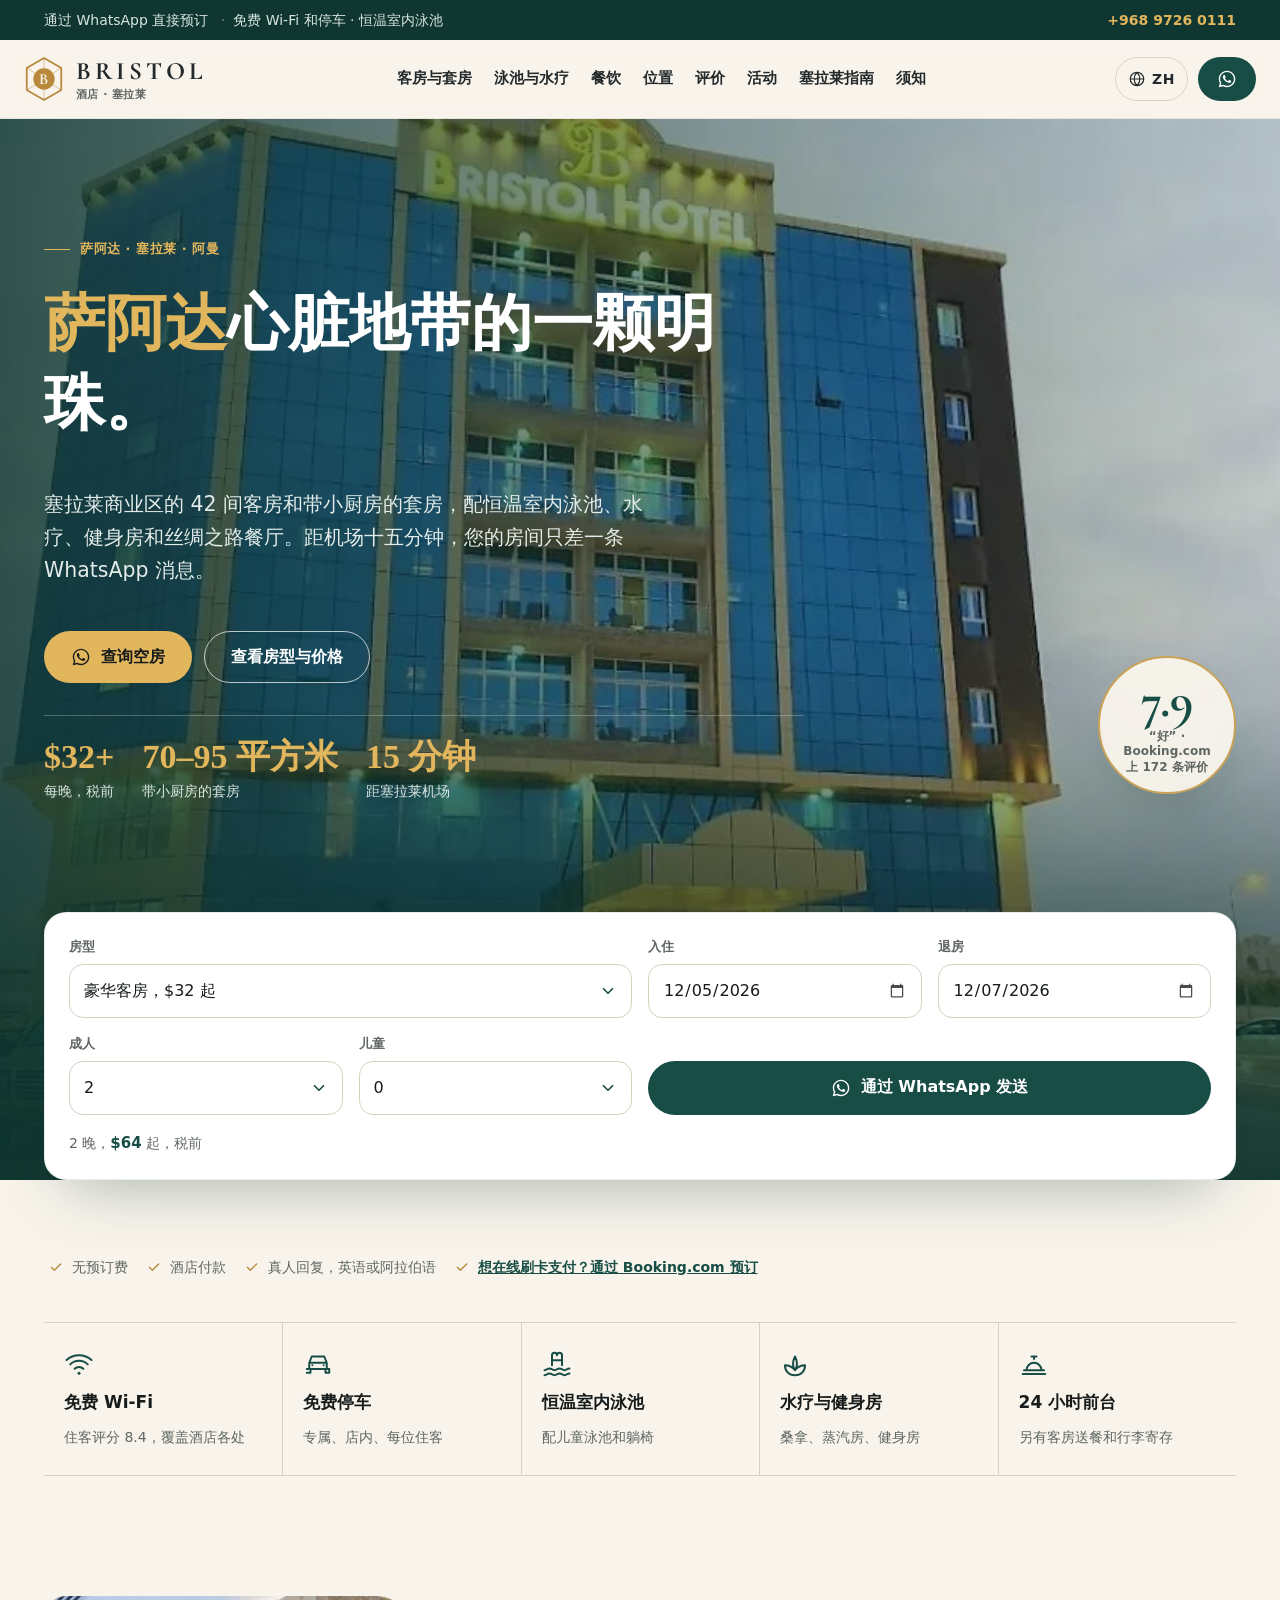
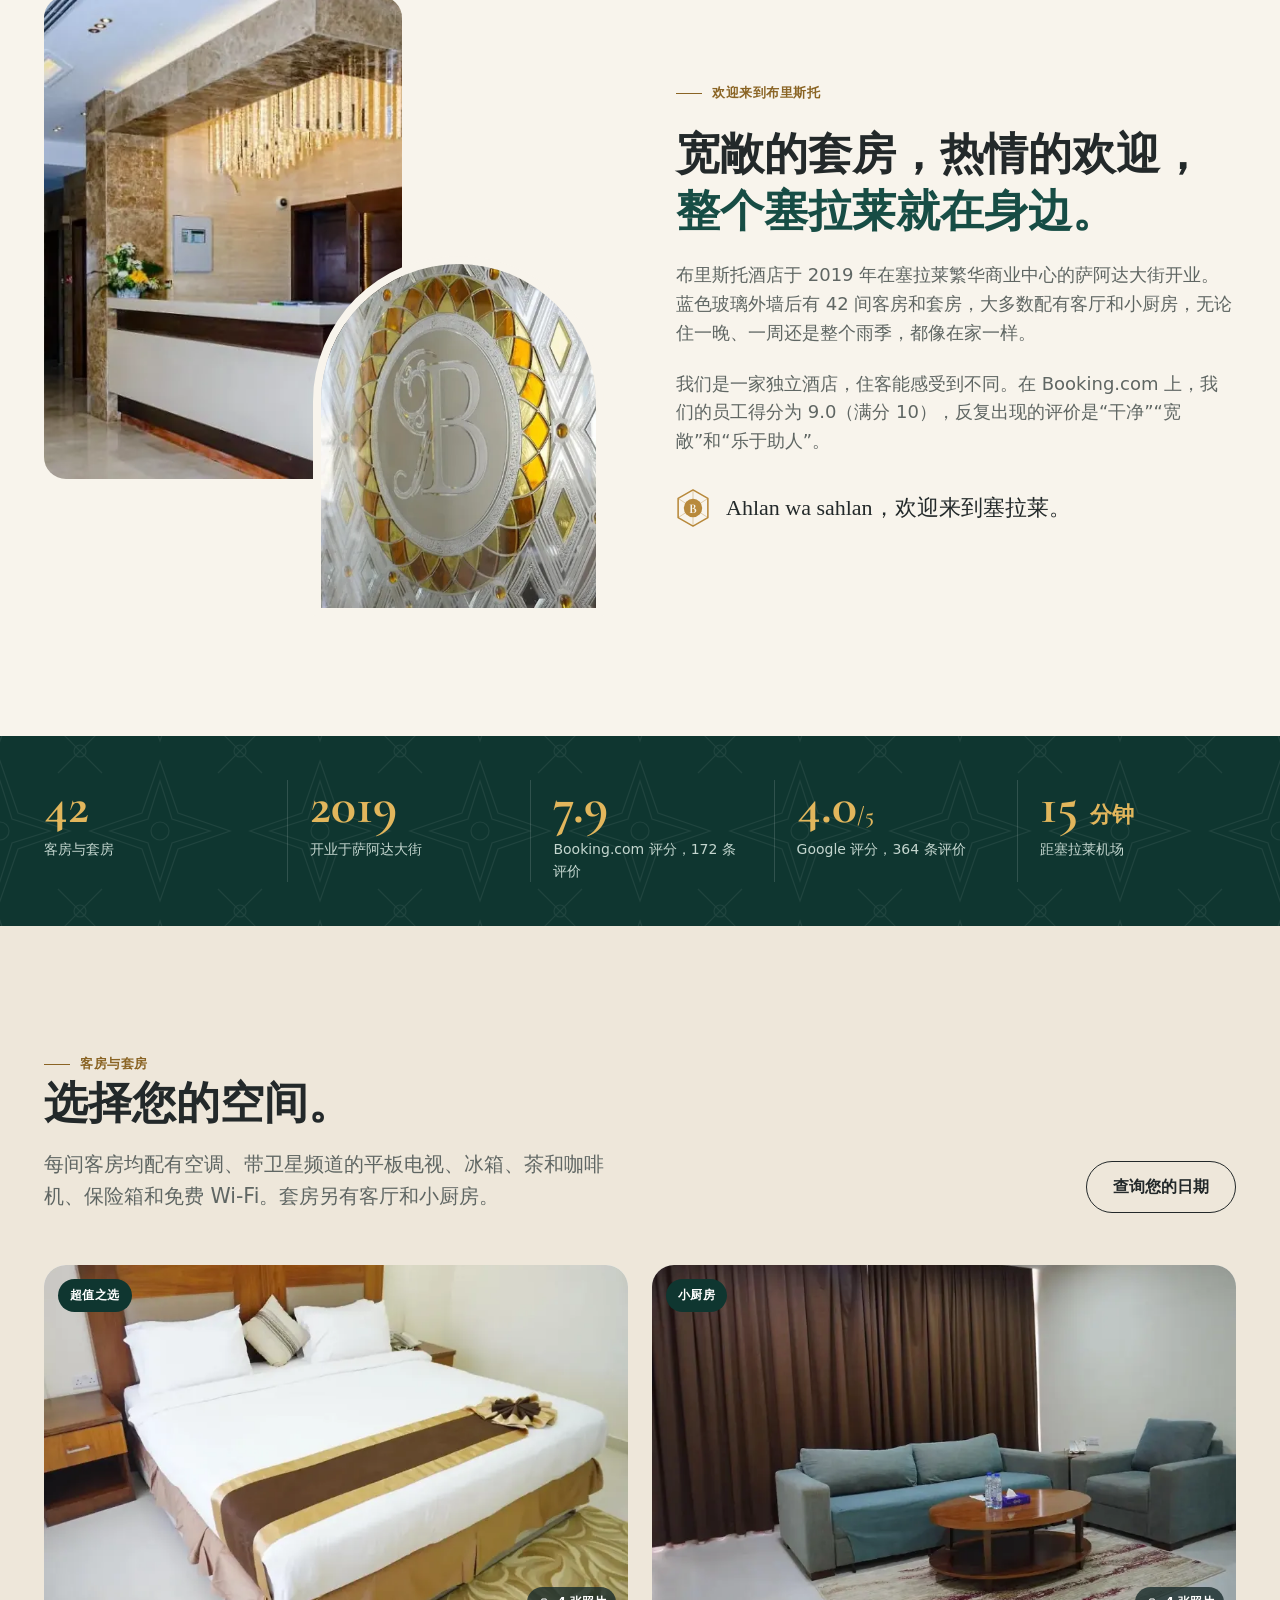
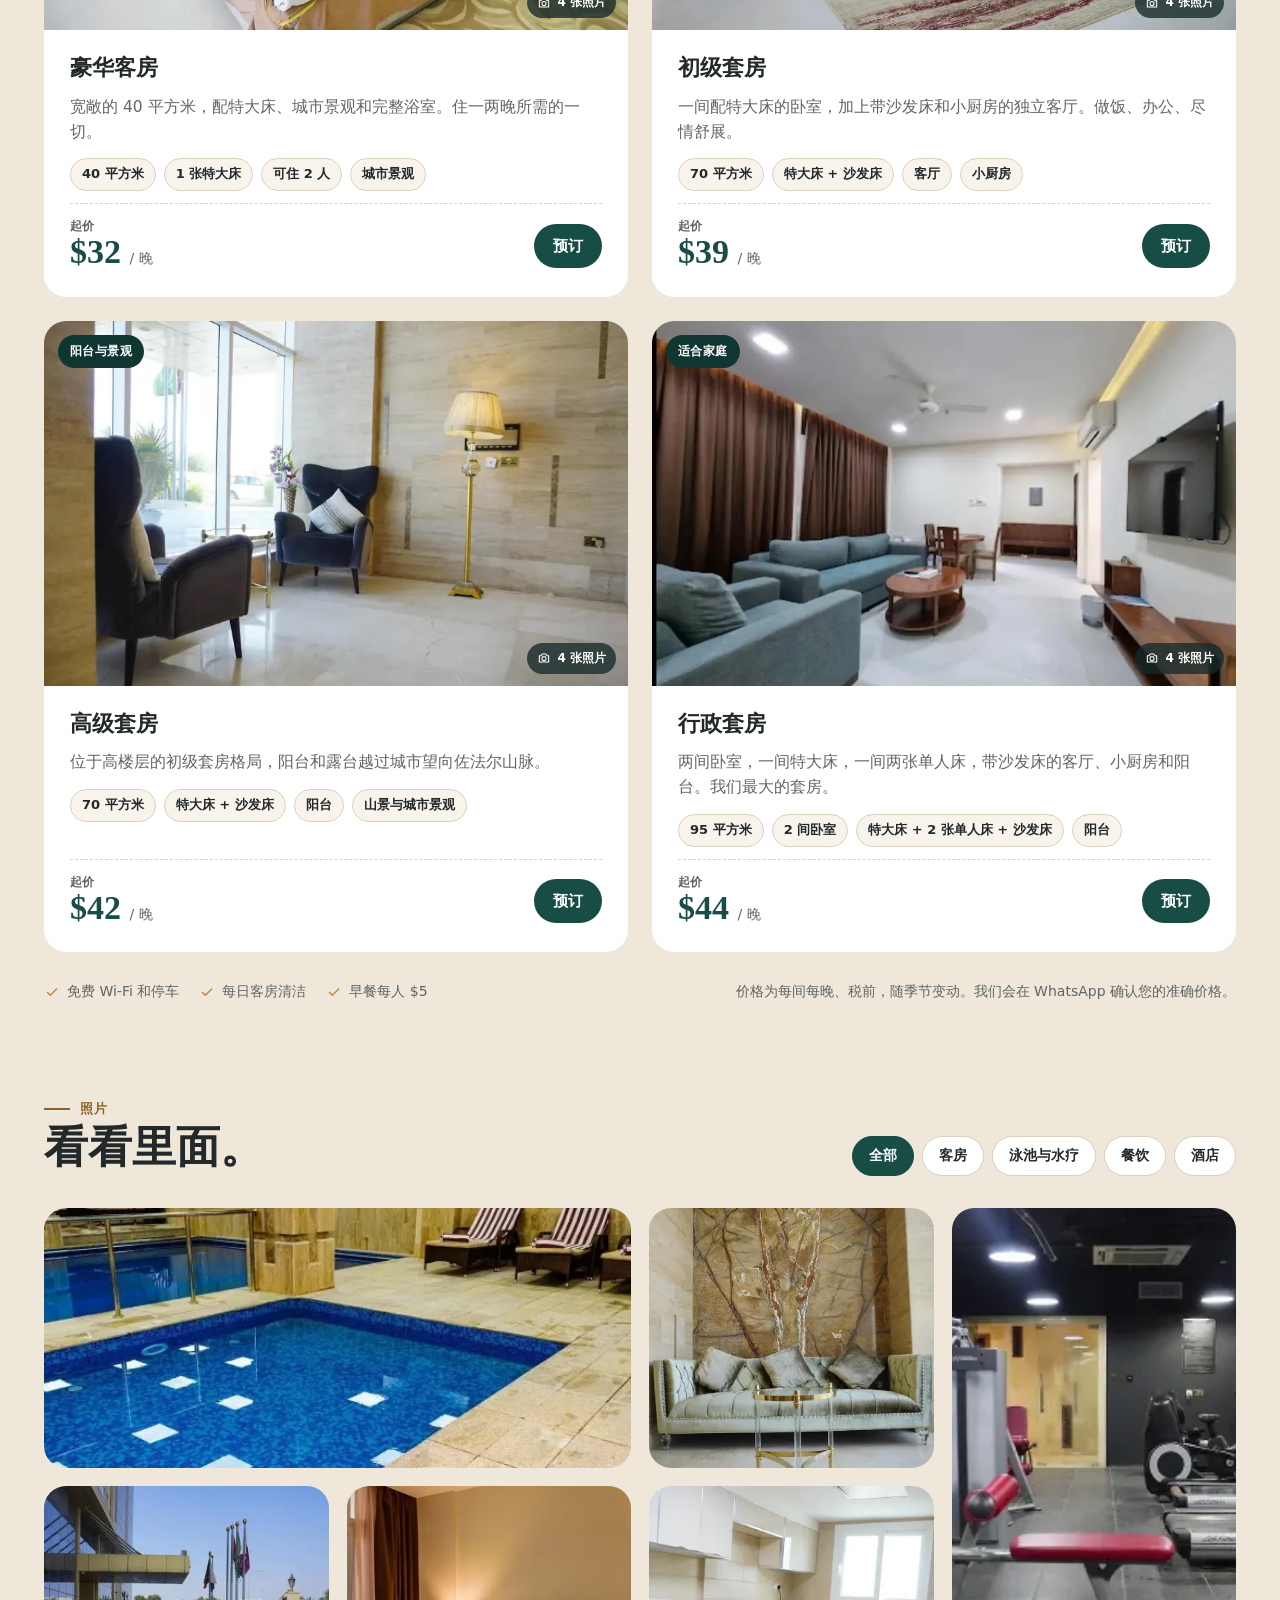
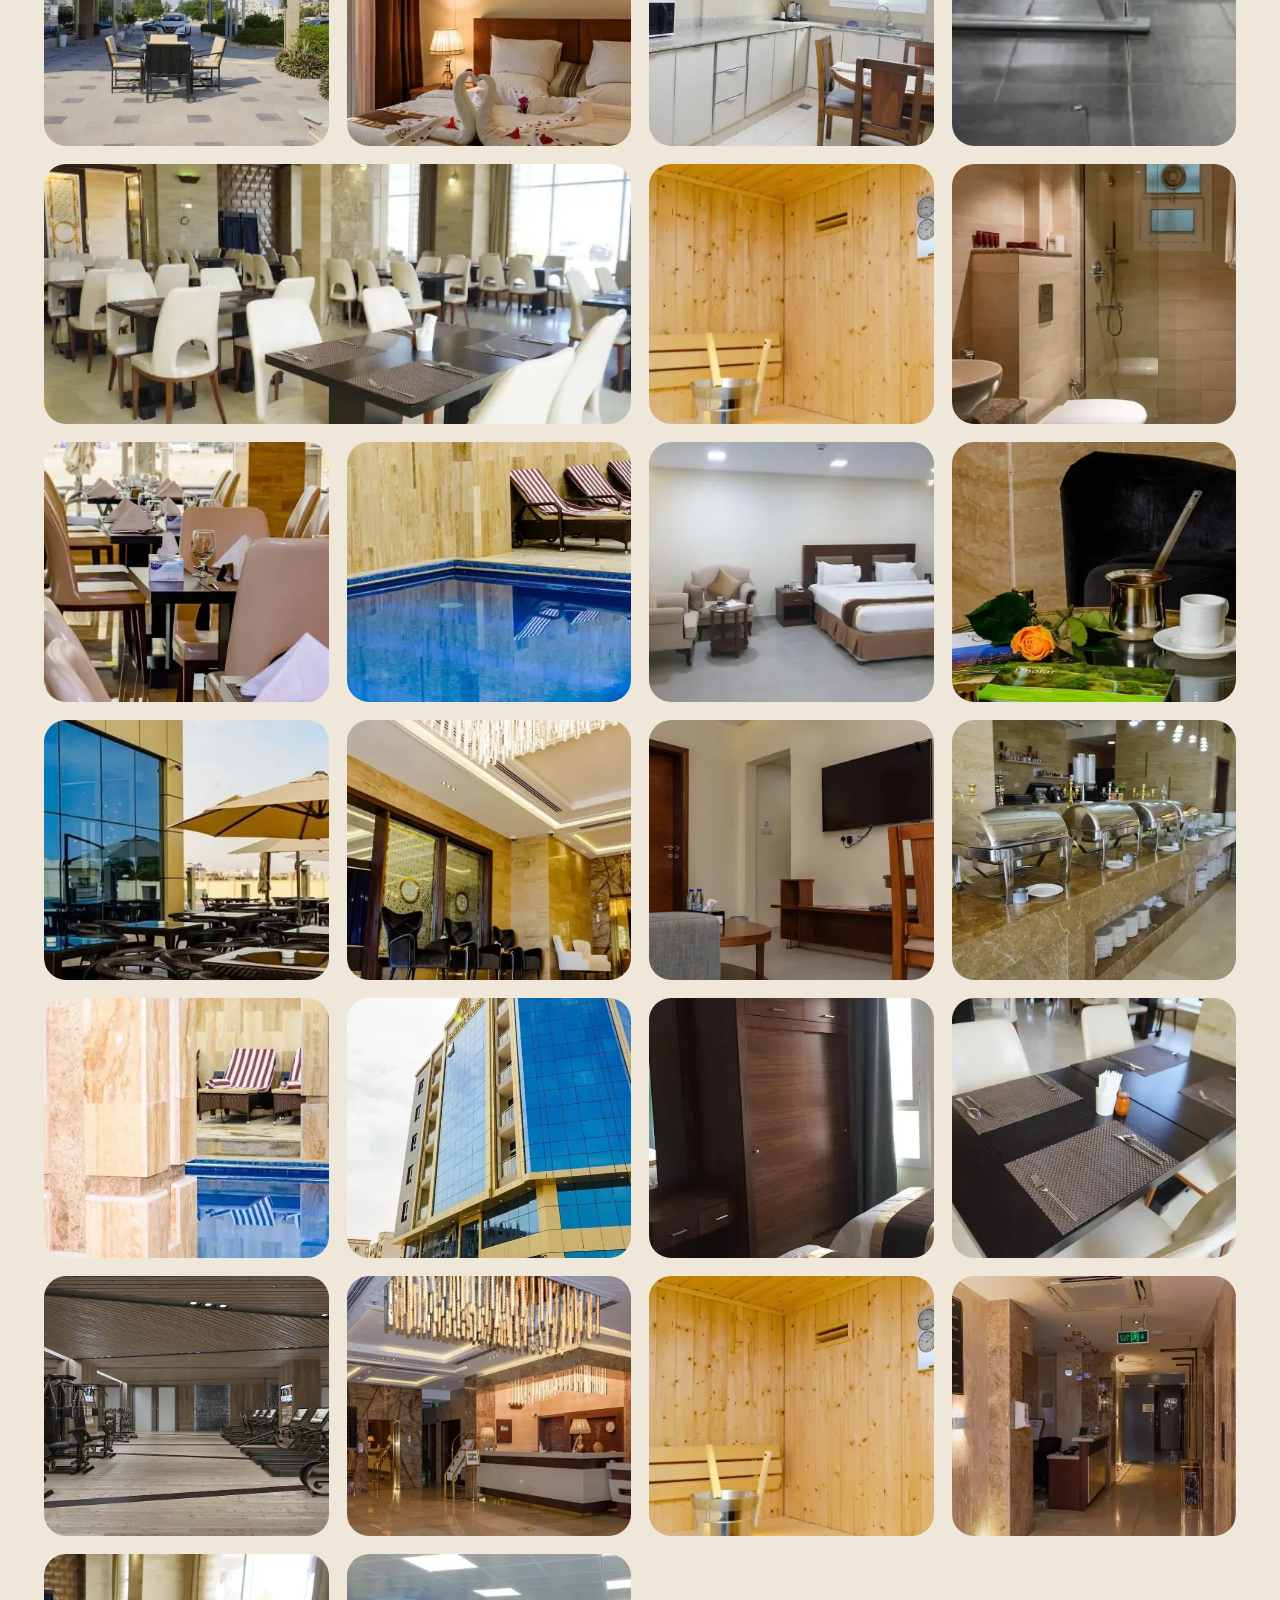
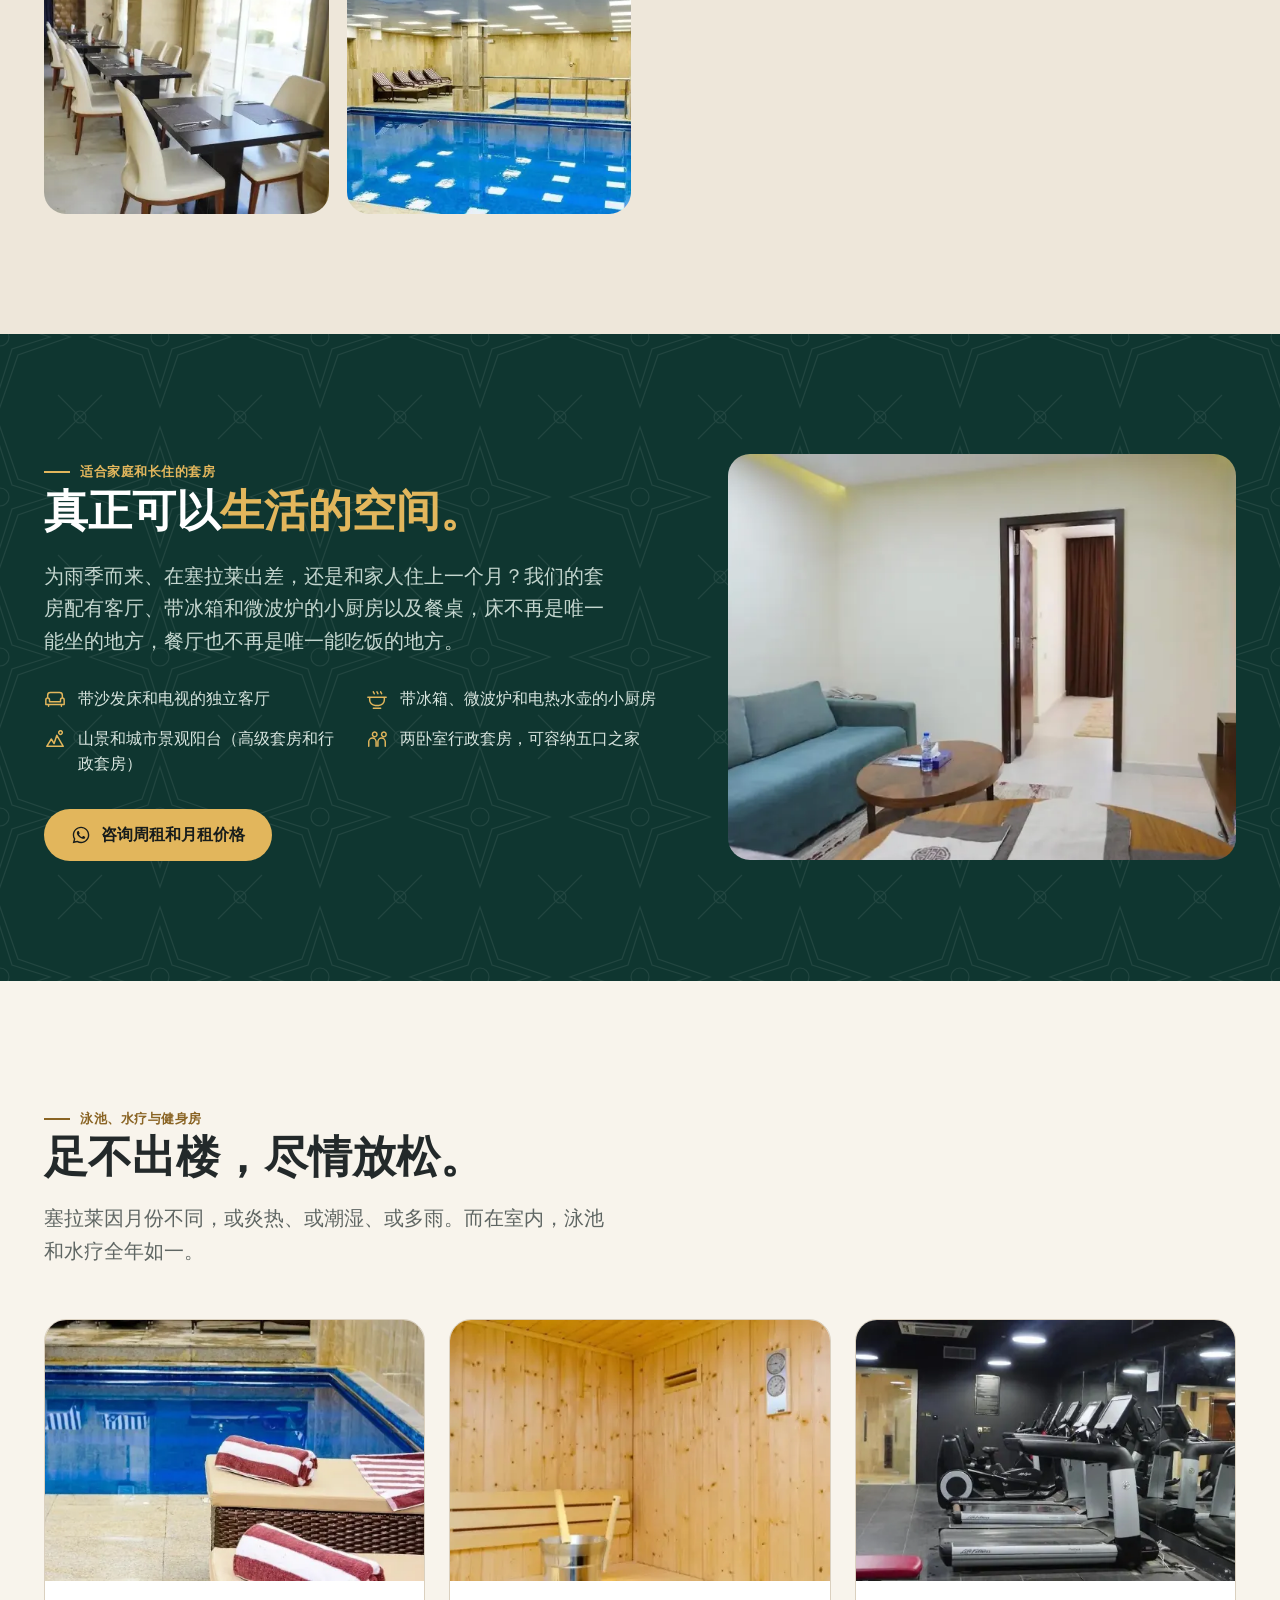
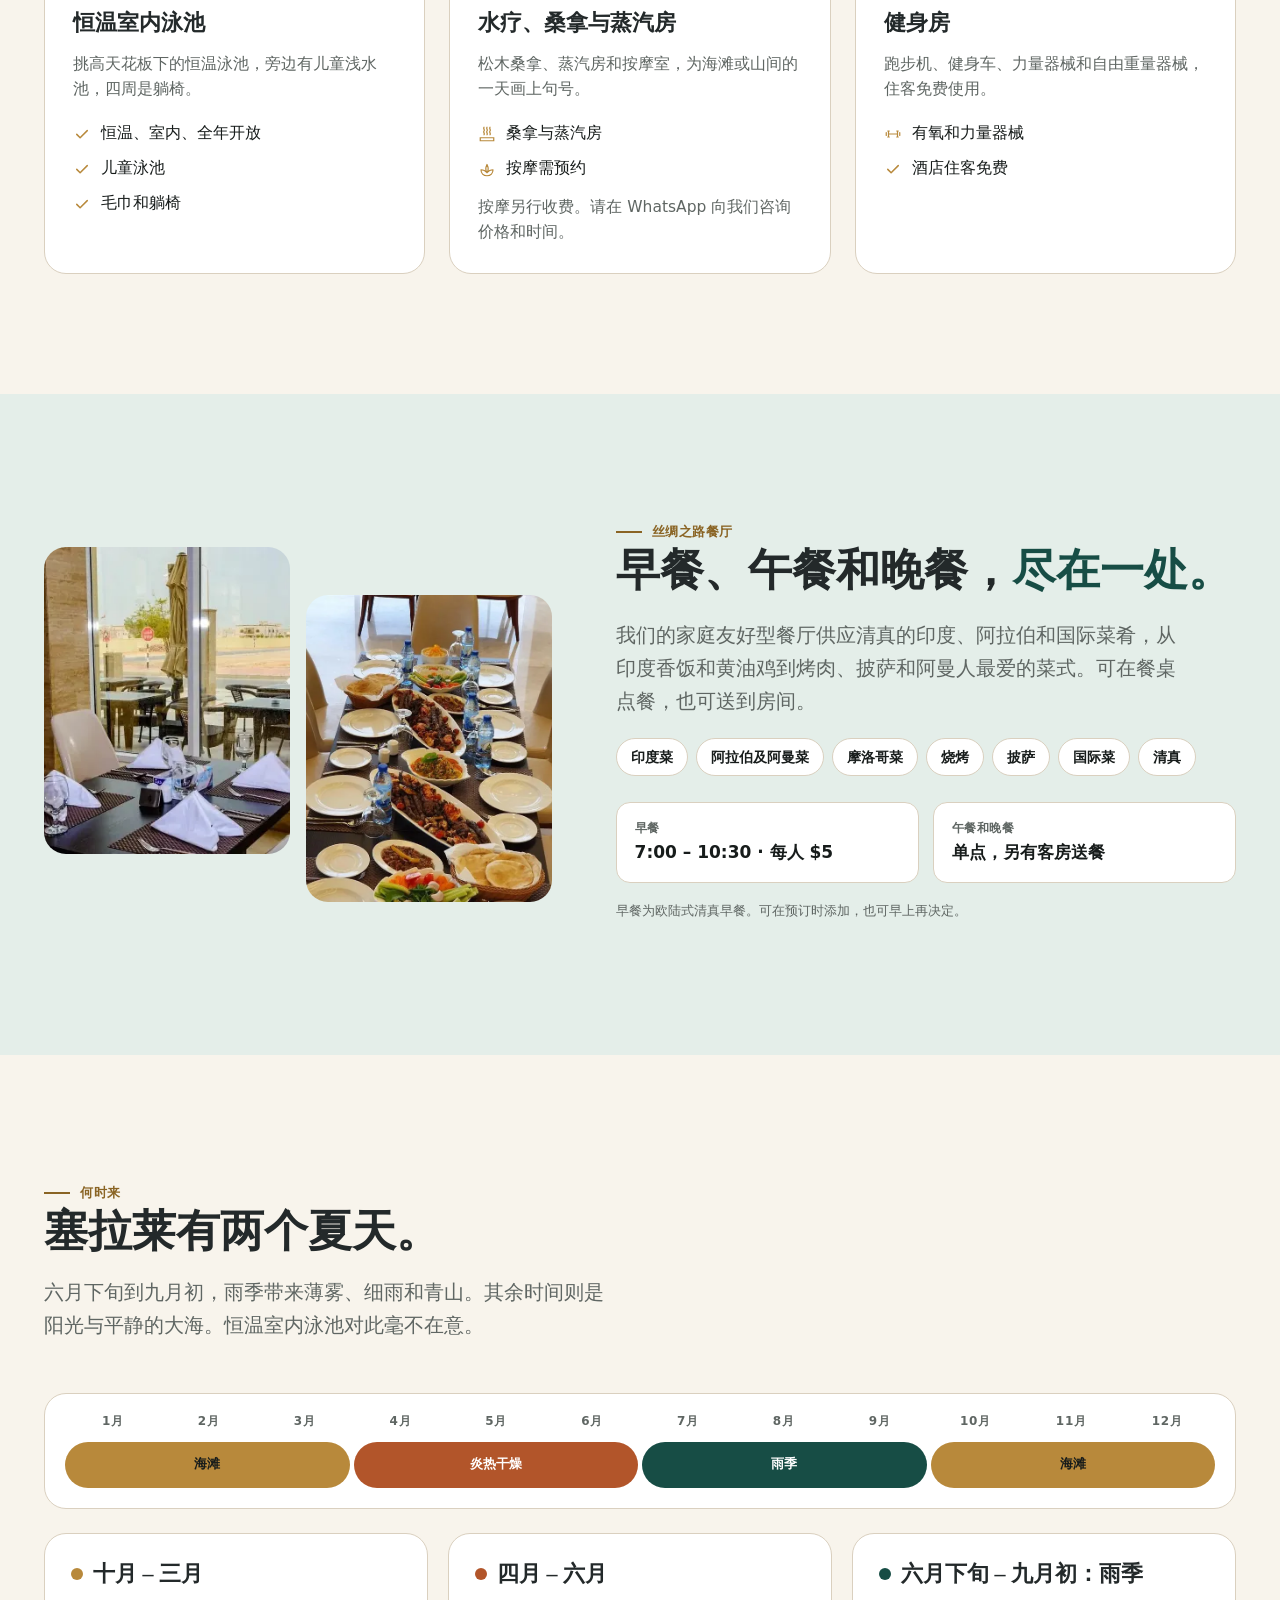
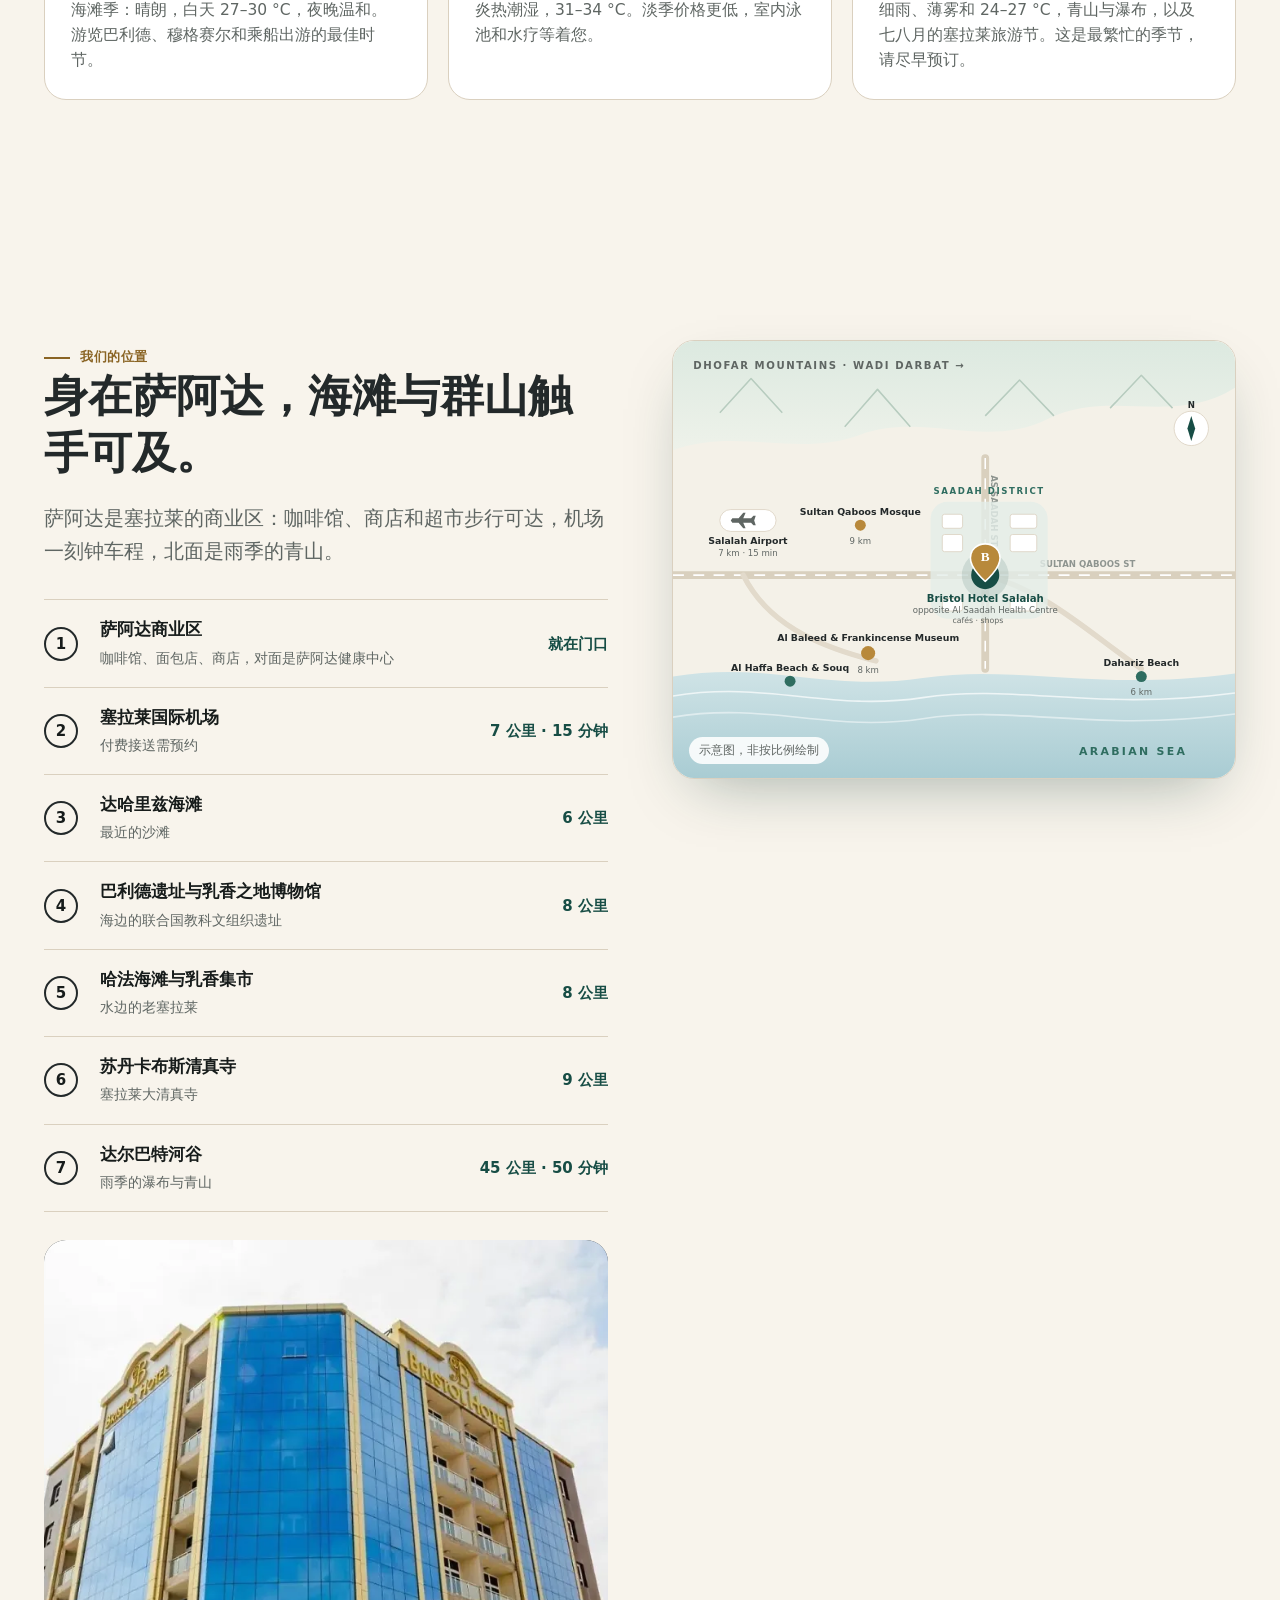
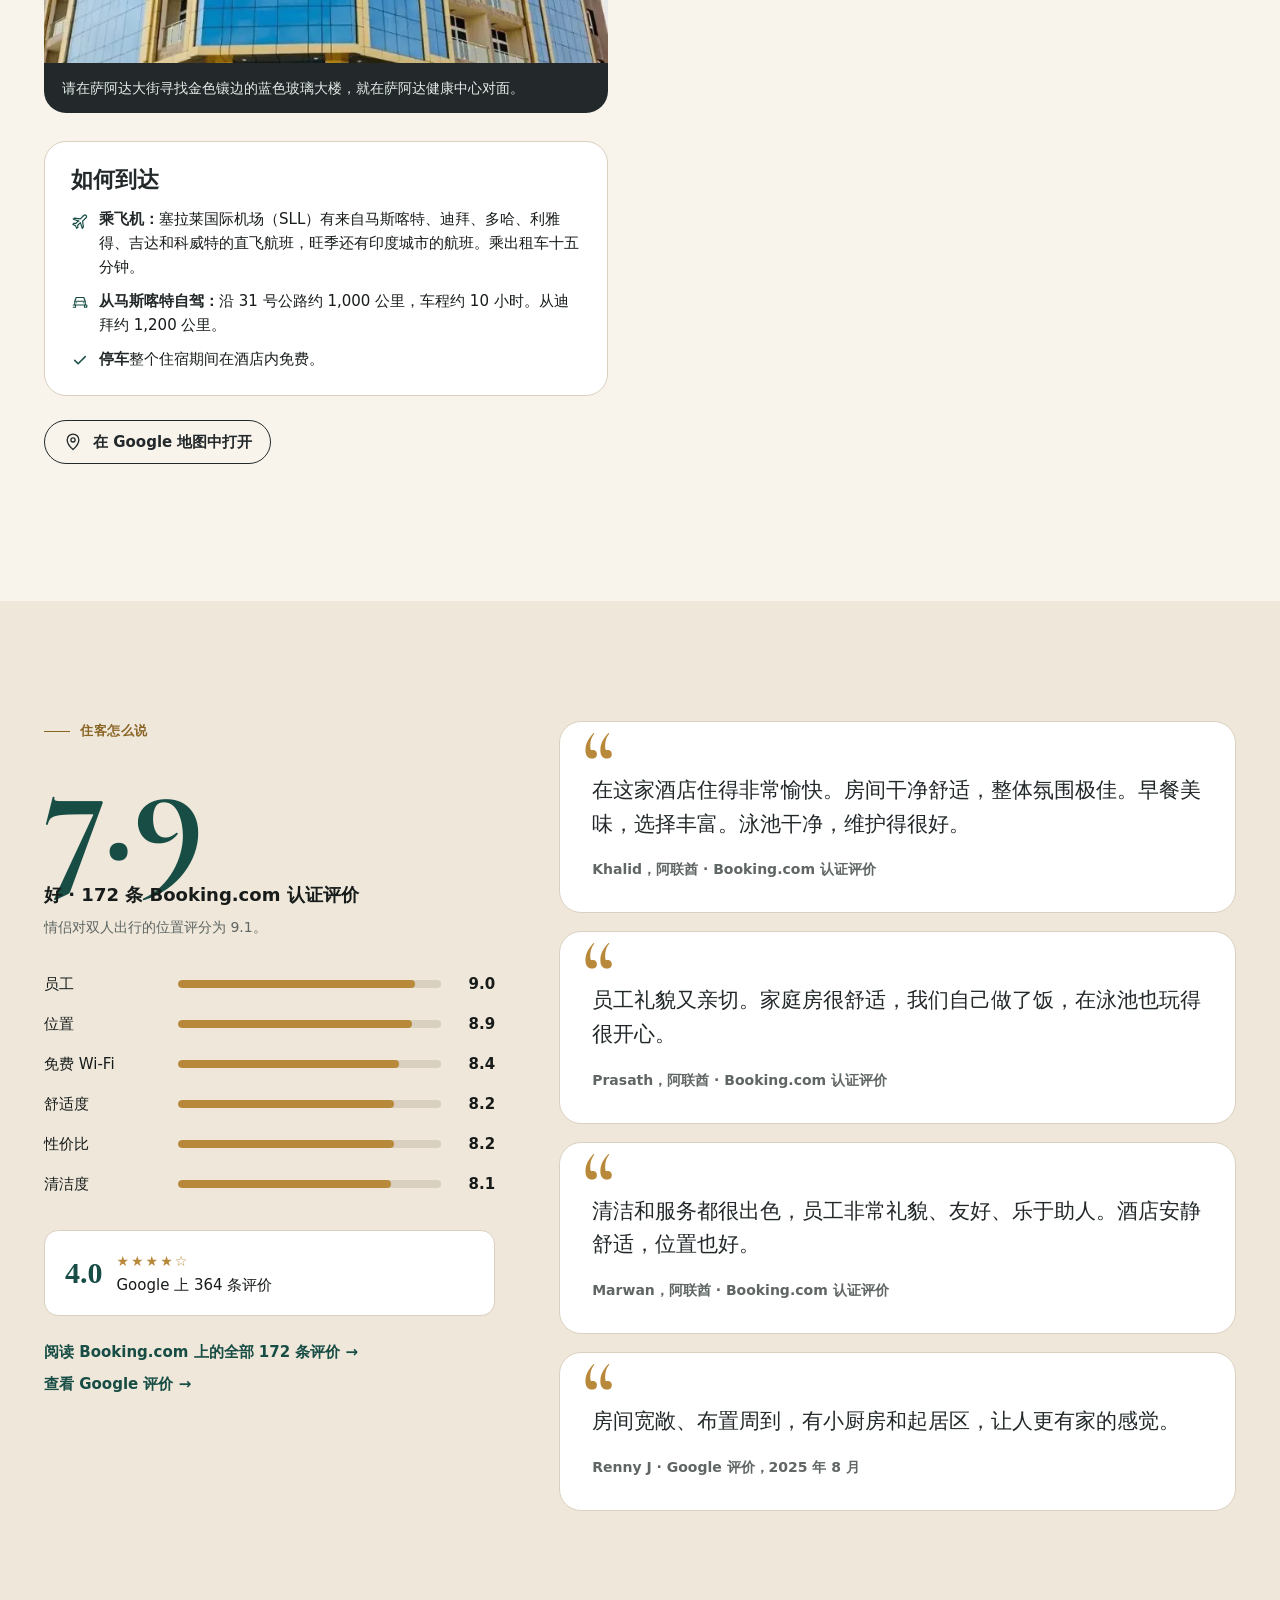
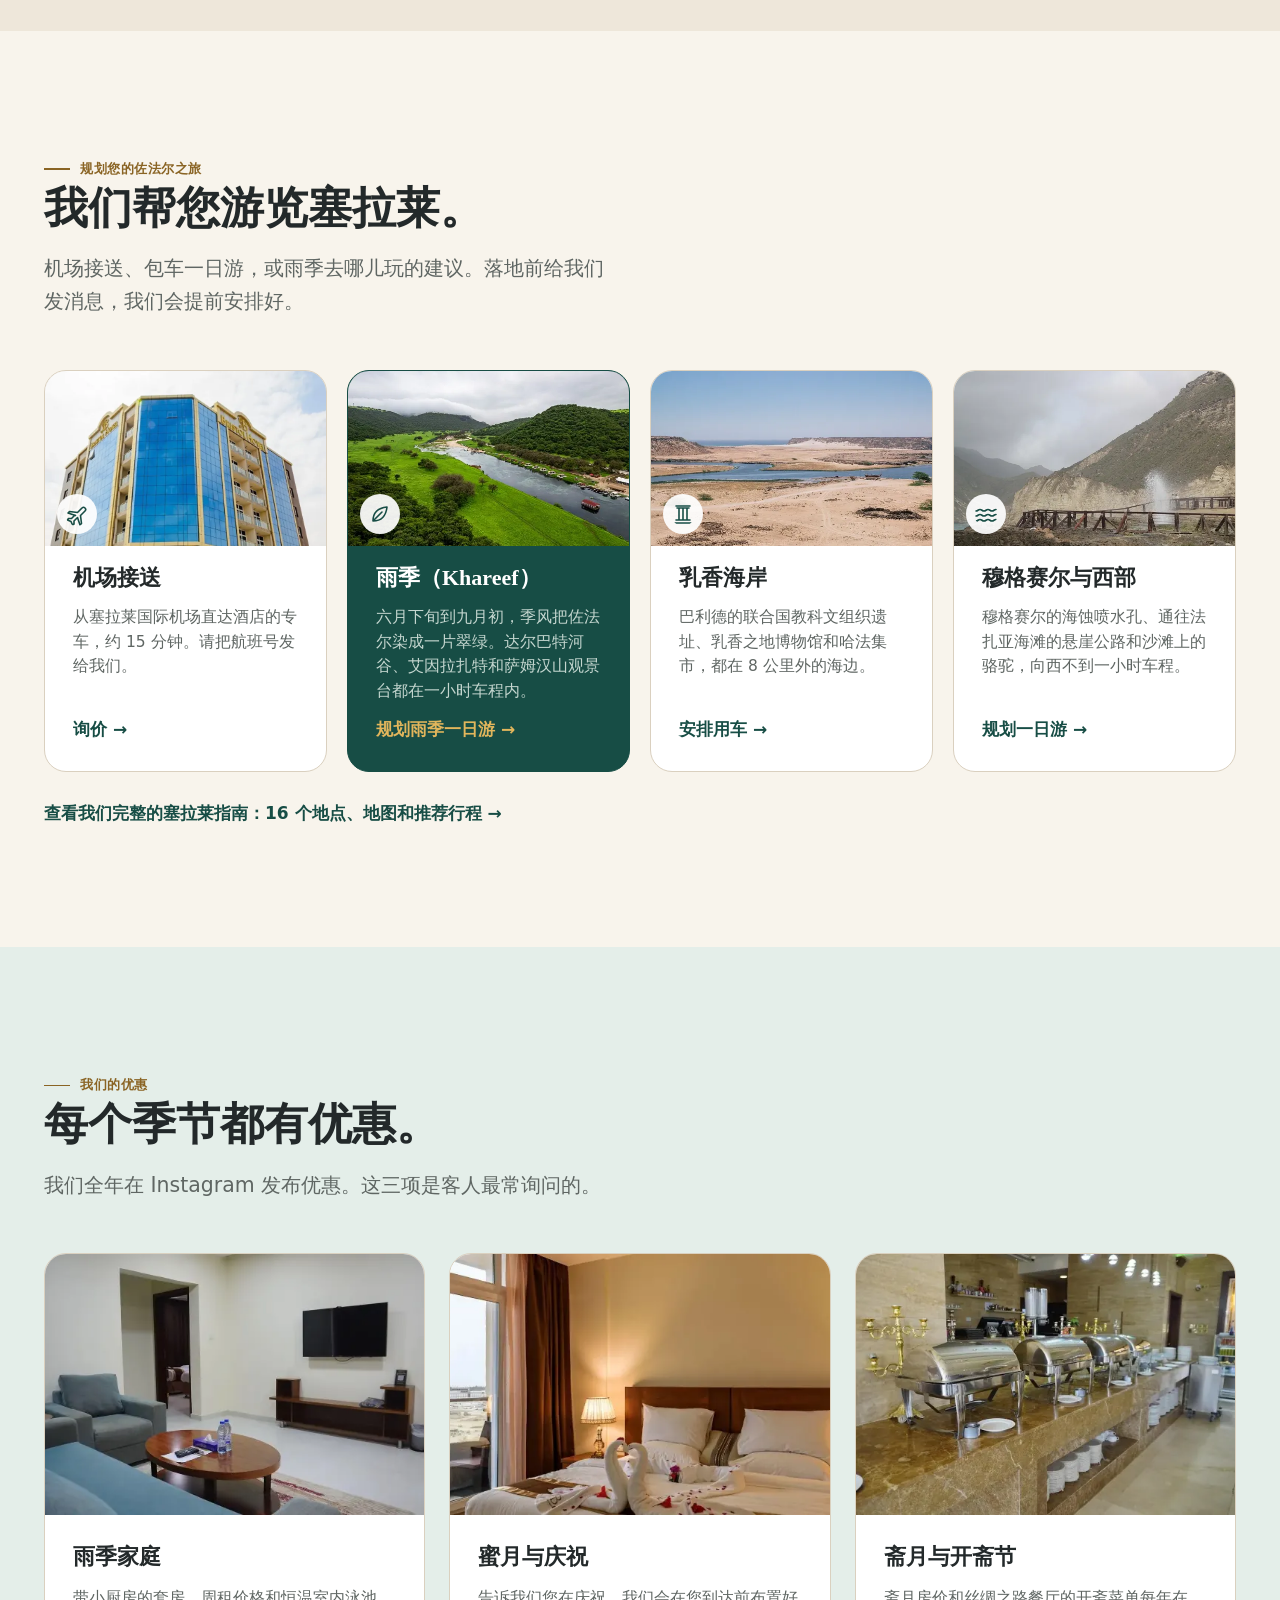
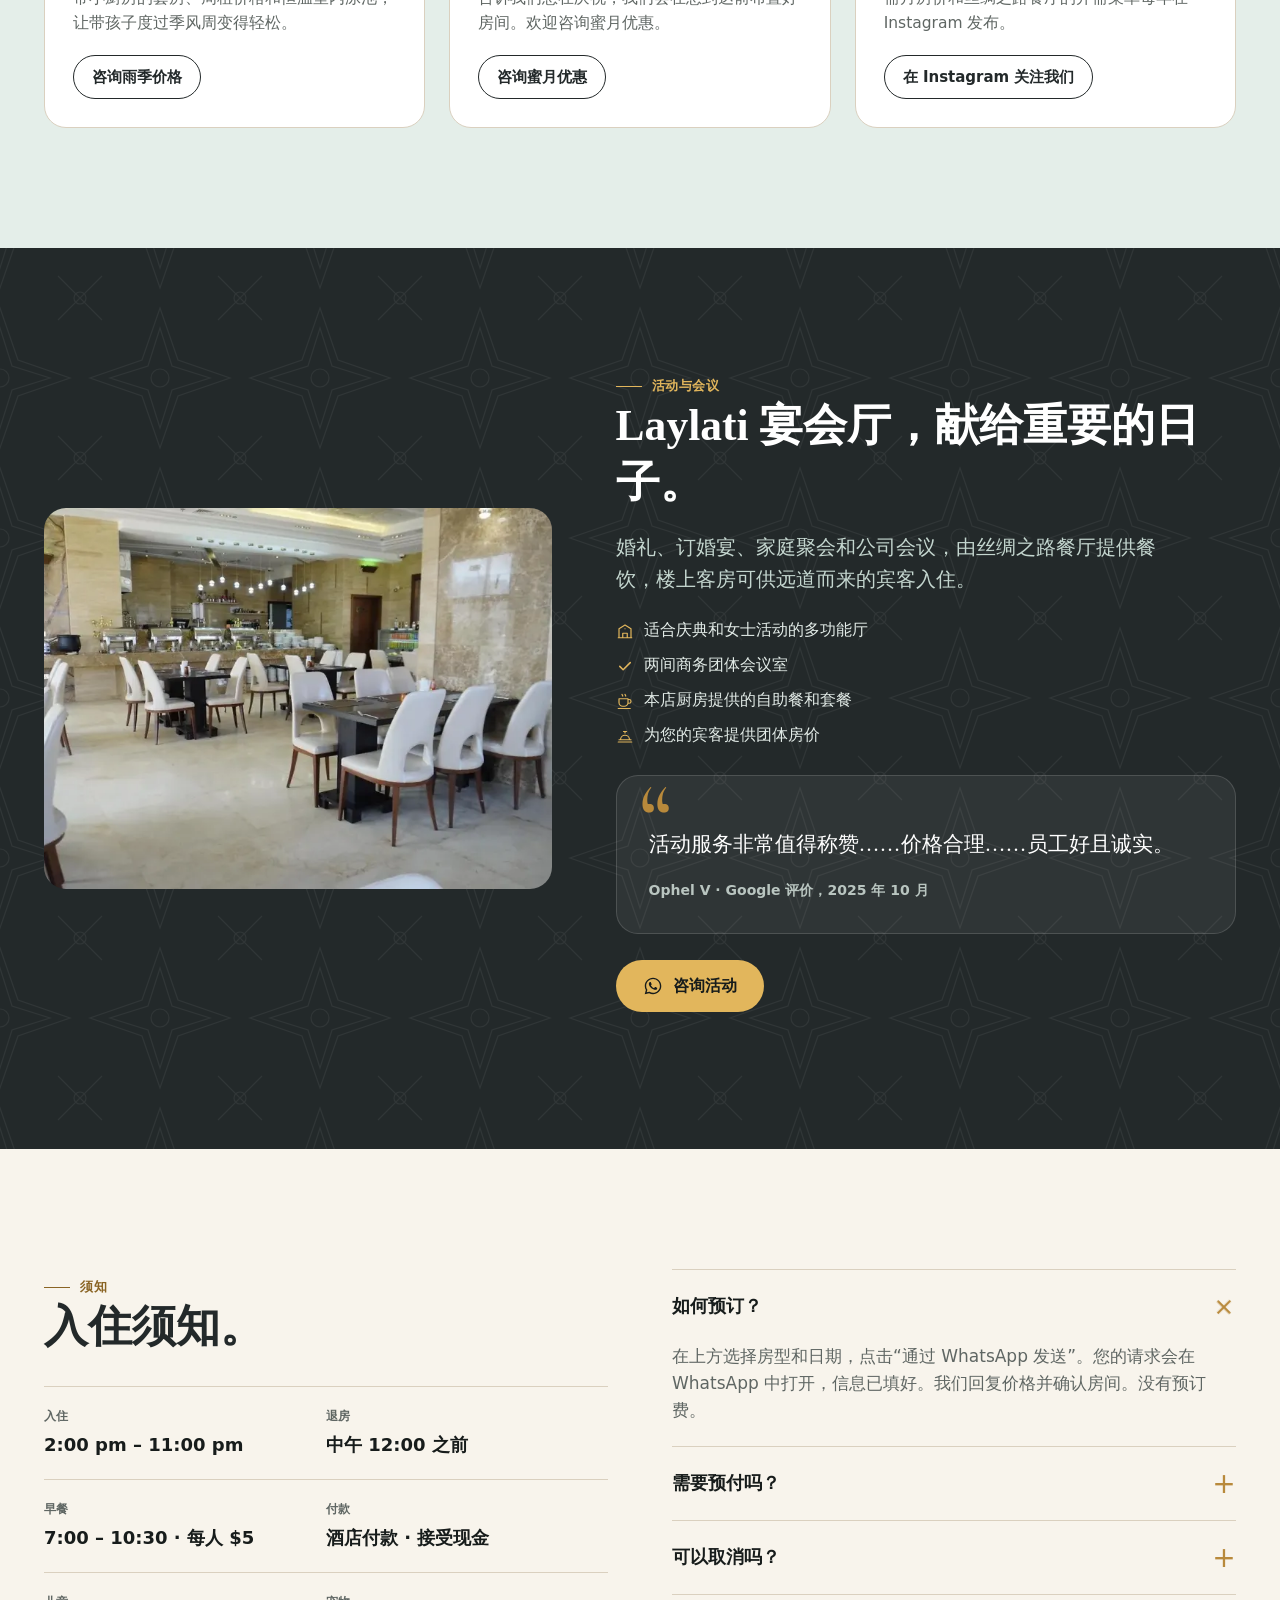
<file: zh/index.html>
<!DOCTYPE html>
<html lang="zh-Hans" dir="ltr">
<head>
<meta charset="utf-8">
<meta name="viewport" content="width=device-width, initial-scale=1">
<title>塞拉莱布里斯托酒店 | 阿曼塞拉莱萨阿达的客房与套房</title>
<meta name="description" content="塞拉莱布里斯托酒店是阿曼塞拉莱萨阿达商业区的 3 星级酒店：42 间客房和带小厨房的套房、恒温室内泳池、水疗、健身房和丝绸之路餐厅，距塞拉莱机场 15 分钟。通过 WhatsApp 直接预订。">
<link rel="alternate" hreflang="en" href="https://www.bristolhotelsalalah.com/">
<link rel="alternate" hreflang="ar" href="https://www.bristolhotelsalalah.com/ar/">
<link rel="alternate" hreflang="hi" href="https://www.bristolhotelsalalah.com/hi/">
<link rel="alternate" hreflang="de" href="https://www.bristolhotelsalalah.com/de/">
<link rel="alternate" hreflang="ru" href="https://www.bristolhotelsalalah.com/ru/">
<link rel="alternate" hreflang="fr" href="https://www.bristolhotelsalalah.com/fr/">
<link rel="alternate" hreflang="it" href="https://www.bristolhotelsalalah.com/it/">
<link rel="alternate" hreflang="pl" href="https://www.bristolhotelsalalah.com/pl/">
<link rel="alternate" hreflang="zh-Hans" href="https://www.bristolhotelsalalah.com/zh/">
<link rel="alternate" hreflang="x-default" href="https://www.bristolhotelsalalah.com/">
<link rel="canonical" href="https://www.bristolhotelsalalah.com/zh/">
<meta name="theme-color" content="#0F3630">
<link rel="icon" href="../favicon.ico" sizes="32x32">
<link rel="icon" href="../assets/img/favicon.svg" type="image/svg+xml">
<link rel="apple-touch-icon" href="../assets/img/apple-touch-icon.png">
<meta property="og:type" content="website">
<meta property="og:title" content="Bristol Hotel Salalah">
<meta property="og:description" content="塞拉莱萨阿达的客房和带小厨房的套房。恒温室内泳池、水疗、健身房和餐厅。免费 Wi-Fi 和停车。通过 WhatsApp 直接预订。">
<meta property="og:image" content="https://www.bristolhotelsalalah.com/assets/img/og-image.jpg">
<meta property="og:url" content="https://www.bristolhotelsalalah.com/zh/">
<meta name="twitter:card" content="summary_large_image">
<link rel="preload" href="../assets/fonts/manrope-latin-400-normal.woff2" as="font" type="font/woff2" crossorigin>
<link rel="preload" href="../assets/fonts/cormorant-garamond-latin-600-normal.woff2" as="font" type="font/woff2" crossorigin>
<link rel="stylesheet" href="../assets/css/fonts.css?v=ed025330">
<link rel="stylesheet" href="../assets/css/style.css?v=004c1067">
<script type="application/ld+json">{
  "@context": "https://schema.org",
  "@type": "Hotel",
  "name": "Bristol Hotel Salalah",
  "alternateName": "فندق بريستول صلالة",
  "description": "塞拉莱布里斯托酒店是阿曼塞拉莱萨阿达商业区的 3 星级酒店：42 间客房和带小厨房的套房、恒温室内泳池、水疗、健身房和丝绸之路餐厅，距塞拉莱机场 15 分钟。通过 WhatsApp 直接预订。",
  "url": "https://www.bristolhotelsalalah.com/",
  "telephone": "+96823321666",
  "sameAs": [
    "https://www.instagram.com/bristol_hotel_salalah/"
  ],
  "image": "https://www.bristolhotelsalalah.com/assets/img/og-image.jpg",
  "starRating": {
    "@type": "Rating",
    "ratingValue": "3"
  },
  "priceRange": "$32–$65",
  "checkinTime": "14:00",
  "checkoutTime": "12:00",
  "petsAllowed": false,
  "numberOfRooms": 42,
  "availableLanguage": [
    "English",
    "Arabic"
  ],
  "address": {
    "@type": "PostalAddress",
    "streetAddress": "As Saadah Street, opposite Al Saadah Health Centre, South Saadah",
    "addressLocality": "Salalah",
    "postalCode": "211",
    "addressCountry": "OM"
  },
  "geo": {
    "@type": "GeoCoordinates",
    "latitude": 17.0526615,
    "longitude": 54.1570177
  },
  "amenityFeature": [
    {
      "@type": "LocationFeatureSpecification",
      "name": "免费 Wi-Fi",
      "value": true
    },
    {
      "@type": "LocationFeatureSpecification",
      "name": "免费停车",
      "value": true
    },
    {
      "@type": "LocationFeatureSpecification",
      "name": "恒温室内泳池",
      "value": true
    },
    {
      "@type": "LocationFeatureSpecification",
      "name": "水疗、桑拿与蒸汽房",
      "value": true
    },
    {
      "@type": "LocationFeatureSpecification",
      "name": "健身房",
      "value": true
    },
    {
      "@type": "LocationFeatureSpecification",
      "name": "丝绸之路餐厅",
      "value": true
    },
    {
      "@type": "LocationFeatureSpecification",
      "name": "24 小时前台",
      "value": true
    },
    {
      "@type": "LocationFeatureSpecification",
      "name": "机场接送",
      "value": true
    }
  ],
  "hasMap": "https://www.google.com/maps/search/?api=1&query=Bristol+Hotel+Salalah+As+Saadah+Street+Salalah",
  "containsPlace": [
    {
      "@type": "HotelRoom",
      "name": "豪华客房",
      "description": "宽敞的 40 平方米，配特大床、城市景观和完整浴室。住一两晚所需的一切。",
      "floorSize": {
        "@type": "QuantitativeValue",
        "value": 40,
        "unitCode": "MTK"
      },
      "occupancy": {
        "@type": "QuantitativeValue",
        "maxValue": 2
      },
      "bed": {
        "@type": "BedDetails",
        "typeOfBed": "King"
      },
      "offers": {
        "@type": "Offer",
        "price": "32",
        "priceCurrency": "USD",
        "availability": "https://schema.org/InStock"
      }
    },
    {
      "@type": "HotelRoom",
      "name": "初级套房",
      "description": "一间配特大床的卧室，加上带沙发床和小厨房的独立客厅。做饭、办公、尽情舒展。",
      "floorSize": {
        "@type": "QuantitativeValue",
        "value": 70,
        "unitCode": "MTK"
      },
      "occupancy": {
        "@type": "QuantitativeValue",
        "maxValue": 3
      },
      "bed": {
        "@type": "BedDetails",
        "typeOfBed": "King + sofa bed"
      },
      "offers": {
        "@type": "Offer",
        "price": "39",
        "priceCurrency": "USD",
        "availability": "https://schema.org/InStock"
      }
    },
    {
      "@type": "HotelRoom",
      "name": "高级套房",
      "description": "位于高楼层的初级套房格局，阳台和露台越过城市望向佐法尔山脉。",
      "floorSize": {
        "@type": "QuantitativeValue",
        "value": 70,
        "unitCode": "MTK"
      },
      "occupancy": {
        "@type": "QuantitativeValue",
        "maxValue": 3
      },
      "bed": {
        "@type": "BedDetails",
        "typeOfBed": "King + sofa bed"
      },
      "offers": {
        "@type": "Offer",
        "price": "42",
        "priceCurrency": "USD",
        "availability": "https://schema.org/InStock"
      }
    },
    {
      "@type": "HotelRoom",
      "name": "行政套房",
      "description": "两间卧室，一间特大床，一间两张单人床，带沙发床的客厅、小厨房和阳台。我们最大的套房。",
      "floorSize": {
        "@type": "QuantitativeValue",
        "value": 95,
        "unitCode": "MTK"
      },
      "occupancy": {
        "@type": "QuantitativeValue",
        "maxValue": 5
      },
      "bed": {
        "@type": "BedDetails",
        "typeOfBed": "King + 2 singles + sofa bed"
      },
      "offers": {
        "@type": "Offer",
        "price": "44",
        "priceCurrency": "USD",
        "availability": "https://schema.org/InStock"
      }
    }
  ]
}</script>
</head>
<body>
<a class="skip" href="#main">跳到内容</a>

<svg width="0" height="0" class="icons" aria-hidden="true">
  <symbol id="i-mark" viewBox="0 0 48 56"><path fill="none" stroke="currentColor" stroke-width="2.2" stroke-linejoin="round" d="M24 2.5 L45 14.5 L45 41.5 L24 53.5 L3 41.5 L3 14.5 Z"/><path fill="none" stroke="currentColor" stroke-width="1" opacity=".55" d="M24 2.5 L24 53.5 M3 14.5 L45 41.5 M45 14.5 L3 41.5"/><circle cx="24" cy="28" r="13" fill="currentColor"/><text x="24" y="34.5" text-anchor="middle" font-family="Cormorant Garamond, Georgia, serif" font-size="19" font-weight="700" fill="#F8F4EC">B</text></symbol>
  <symbol id="i-camera" viewBox="0 0 24 24"><path fill="none" stroke="currentColor" stroke-width="1.8" stroke-linecap="round" stroke-linejoin="round" d="M4 8h3l2-3h6l2 3h3v11H4z"/><circle cx="12" cy="13" r="3.5" fill="none" stroke="currentColor" stroke-width="1.8"/></symbol>
  <symbol id="i-chev" viewBox="0 0 24 24"><path fill="none" stroke="currentColor" stroke-width="2.2" stroke-linecap="round" stroke-linejoin="round" d="M9 5l7 7-7 7"/></symbol>
  <symbol id="i-x" viewBox="0 0 24 24"><path fill="none" stroke="currentColor" stroke-width="2.2" stroke-linecap="round" d="M6 6l12 12M18 6L6 18"/></symbol>
  <symbol id="i-wa" viewBox="0 0 24 24"><path fill="currentColor" d="M12.04 2C6.58 2 2.13 6.45 2.13 11.91c0 1.75.46 3.45 1.32 4.95L2.05 22l5.25-1.38a9.86 9.86 0 0 0 4.74 1.21c5.46 0 9.91-4.45 9.91-9.91C21.95 6.45 17.5 2 12.04 2zm0 18.15a8.2 8.2 0 0 1-4.19-1.15l-.3-.18-3.12.82.83-3.04-.2-.31a8.23 8.23 0 0 1-1.26-4.38c0-4.54 3.7-8.24 8.24-8.24 4.54 0 8.24 3.7 8.24 8.24 0 4.54-3.7 8.24-8.24 8.24zm4.52-6.16c-.25-.12-1.47-.72-1.69-.81-.23-.08-.39-.12-.56.12-.17.25-.64.81-.78.97-.14.17-.29.19-.54.06-.25-.12-1.05-.39-1.99-1.23-.74-.66-1.23-1.47-1.38-1.72-.14-.25-.02-.38.11-.51.11-.11.25-.29.37-.43.12-.14.17-.25.25-.41.08-.17.04-.31-.02-.43-.06-.12-.56-1.34-.76-1.84-.2-.48-.41-.42-.56-.43h-.48c-.17 0-.43.06-.66.31-.23.25-.86.85-.86 2.07 0 1.22.89 2.4 1.01 2.56.12.17 1.75 2.67 4.23 3.74.59.26 1.05.41 1.41.52.59.19 1.13.16 1.56.1.48-.07 1.47-.6 1.67-1.18.21-.58.21-1.07.14-1.18-.06-.1-.22-.16-.47-.28z"/></symbol>
  <symbol id="i-cup" viewBox="0 0 24 24"><path fill="none" stroke="currentColor" stroke-width="1.6" stroke-linecap="round" stroke-linejoin="round" d="M4 9h12v5a5 5 0 0 1-5 5H9a5 5 0 0 1-5-5V9zm12 1h1.5a2.5 2.5 0 0 1 0 5H16M8 3c0 1.2 1 1.2 1 2.4M12 3c0 1.2 1 1.2 1 2.4M3 22h16"/></symbol>
  <symbol id="i-wifi" viewBox="0 0 24 24"><path fill="none" stroke="currentColor" stroke-width="1.6" stroke-linecap="round" d="M2 8.8a15 15 0 0 1 20 0M5 12.3a10 10 0 0 1 14 0M8.5 15.8a5 5 0 0 1 7 0"/><circle cx="12" cy="19.3" r="1.2" fill="currentColor"/></symbol>
  <symbol id="i-car" viewBox="0 0 24 24"><path fill="none" stroke="currentColor" stroke-width="1.6" stroke-linecap="round" stroke-linejoin="round" d="M5 16V11l2-5h10l2 5v5M3 16h18v3h-3v-3M6 16v3H3M7.5 13h.01M16.5 13h.01M5 11h14"/></symbol>
  <symbol id="i-bell" viewBox="0 0 24 24"><path fill="none" stroke="currentColor" stroke-width="1.6" stroke-linecap="round" stroke-linejoin="round" d="M4 17h16M6 17a6 6 0 0 1 12 0M12 8V6M10 6h4M3 20h18"/></symbol>
  <symbol id="i-spa" viewBox="0 0 24 24"><path fill="none" stroke="currentColor" stroke-width="1.6" stroke-linecap="round" stroke-linejoin="round" d="M12 21c-5 0-8-3.5-8-8 3.5 0 6 1.5 8 4 2-2.5 4.5-4 8-4 0 4.5-3 8-8 8zM12 17c-2-3-2-7 0-11 2 4 2 8 0 11z"/></symbol>
  <symbol id="i-check" viewBox="0 0 24 24"><path fill="none" stroke="currentColor" stroke-width="2" stroke-linecap="round" stroke-linejoin="round" d="M5 12.5l4.5 4.5L19 7.5"/></symbol>
  <symbol id="i-plane" viewBox="0 0 24 24"><path fill="none" stroke="currentColor" stroke-width="1.6" stroke-linecap="round" stroke-linejoin="round" d="M10.5 13.5L3 11l1.5-1.5 8 1L17 6a2 2 0 0 1 3 3l-4.5 4.5 1 8L15 23l-2.5-7.5L9 19v3l-1.5 1L6 19.5 2.5 18l1-1.5h3l3.5-3.5"/></symbol>
  <symbol id="i-pin" viewBox="0 0 24 24"><path fill="none" stroke="currentColor" stroke-width="1.6" stroke-linecap="round" stroke-linejoin="round" d="M12 21s-7-6.2-7-11.5a7 7 0 0 1 14 0C19 14.8 12 21 12 21z"/><circle cx="12" cy="9.5" r="2.5" fill="none" stroke="currentColor" stroke-width="1.6"/></symbol>
  <symbol id="i-menu" viewBox="0 0 24 24"><path fill="none" stroke="currentColor" stroke-width="1.8" stroke-linecap="round" d="M4 8h16M4 16h16"/></symbol>
  <symbol id="i-family" viewBox="0 0 24 24"><path fill="none" stroke="currentColor" stroke-width="1.6" stroke-linecap="round" stroke-linejoin="round" d="M7 7a2.5 2.5 0 1 0 0-.01M17 7a2.5 2.5 0 1 0 0-.01M3 20v-5a4 4 0 0 1 8 0v5M13 20v-5a4 4 0 0 1 8 0v5"/></symbol>
  <symbol id="i-sofa" viewBox="0 0 24 24"><path fill="none" stroke="currentColor" stroke-width="1.6" stroke-linecap="round" stroke-linejoin="round" d="M4 11V8a3 3 0 0 1 3-3h10a3 3 0 0 1 3 3v3M2 13a2 2 0 0 1 4 0v2h12v-2a2 2 0 0 1 4 0v5H2v-5zM5 18v2M19 18v2"/></symbol>
  <symbol id="i-kitchen" viewBox="0 0 24 24"><path fill="none" stroke="currentColor" stroke-width="1.6" stroke-linecap="round" stroke-linejoin="round" d="M4 10h16v3a6 6 0 0 1-6 6h-4a6 6 0 0 1-6-6v-3zM2 10h20M8 4c0 1.2 1 1.2 1 2.4M12 4c0 1.2 1 1.2 1 2.4M16 4c0 1.2 1 1.2 1 2.4M8 22h8"/></symbol>
  <symbol id="i-balcony" viewBox="0 0 24 24"><path fill="none" stroke="currentColor" stroke-width="1.6" stroke-linecap="round" stroke-linejoin="round" d="M3 20l5-8 3 5 3-9 7 12H3zM16 5a2 2 0 1 0 0-.01"/></symbol>
  <symbol id="i-steam" viewBox="0 0 24 24"><path fill="none" stroke="currentColor" stroke-width="1.6" stroke-linecap="round" d="M8 3c-1.5 2 1.5 3 0 5s1.5 3 0 5M12 3c-1.5 2 1.5 3 0 5s1.5 3 0 5M16 3c-1.5 2 1.5 3 0 5s1.5 3 0 5M3 17h18v4H3z"/></symbol>
  <symbol id="i-pool" viewBox="0 0 24 24"><path fill="none" stroke="currentColor" stroke-width="1.6" stroke-linecap="round" d="M2 17c2 0 2-1.5 4-1.5S8 17 10 17s2-1.5 4-1.5S16 17 18 17s2-1.5 4-1.5M2 21c2 0 2-1.5 4-1.5S8 21 10 21s2-1.5 4-1.5S16 21 18 21s2-1.5 4-1.5M8 13V5a2 2 0 0 1 4 0M16 13V5a2 2 0 0 0-4 0M8 9h8"/></symbol>
  <symbol id="i-gym" viewBox="0 0 24 24"><path fill="none" stroke="currentColor" stroke-width="1.6" stroke-linecap="round" stroke-linejoin="round" d="M6 8v8M3 10v4M18 8v8M21 10v4M6 12h12M3 12h0M21 12h0M5 8h2M17 8h2M5 16h2M17 16h2"/></symbol>
  <symbol id="i-leaf" viewBox="0 0 24 24"><path fill="none" stroke="currentColor" stroke-width="1.6" stroke-linecap="round" stroke-linejoin="round" d="M5 19c0-8 5-13 14-14-1 9-6 14-14 14zM5 19l9-9"/></symbol>
  <symbol id="i-column" viewBox="0 0 24 24"><path fill="none" stroke="currentColor" stroke-width="1.6" stroke-linecap="round" stroke-linejoin="round" d="M4 21h16M5 18h14M6 6h12M5 4h14M8 6v12M12 6v12M16 6v12"/></symbol>
  <symbol id="i-wave" viewBox="0 0 24 24"><path fill="none" stroke="currentColor" stroke-width="1.6" stroke-linecap="round" d="M2 9c2 0 2-1.5 4-1.5S8 9 10 9s2-1.5 4-1.5S16 9 18 9s2-1.5 4-1.5M2 14c2 0 2-1.5 4-1.5S8 14 10 14s2-1.5 4-1.5S16 14 18 14s2-1.5 4-1.5M2 19c2 0 2-1.5 4-1.5S8 19 10 19s2-1.5 4-1.5S16 19 18 19s2-1.5 4-1.5"/></symbol>
  <symbol id="i-hall" viewBox="0 0 24 24"><path fill="none" stroke="currentColor" stroke-width="1.6" stroke-linecap="round" stroke-linejoin="round" d="M3 21h18M4 21V9l8-5 8 5v12M9 21v-6h6v6M12 9h.01"/></symbol>
  <symbol id="i-ig" viewBox="0 0 24 24"><rect x="3" y="3" width="18" height="18" rx="5" fill="none" stroke="currentColor" stroke-width="1.6"/><circle cx="12" cy="12" r="4" fill="none" stroke="currentColor" stroke-width="1.6"/><circle cx="17.2" cy="6.8" r="1.1" fill="currentColor"/></symbol>
  <symbol id="i-phone" viewBox="0 0 24 24"><path fill="none" stroke="currentColor" stroke-width="1.6" stroke-linecap="round" stroke-linejoin="round" d="M5 4h4l2 5-2.5 1.5a11 11 0 0 0 5 5L15 13l5 2v4a2 2 0 0 1-2 2A16 16 0 0 1 3 6a2 2 0 0 1 2-2"/></symbol>
  <symbol id="i-moon" viewBox="0 0 24 24"><path fill="none" stroke="currentColor" stroke-width="1.6" stroke-linecap="round" stroke-linejoin="round" d="M20 14.5A8 8 0 0 1 9.5 4a8 8 0 1 0 10.5 10.5z"/></symbol>
</svg>

<div class="topbar">
  <div class="container">
    <span>通过 WhatsApp 直接预订 <span class="dot">·</span><span class="hide-sm">免费 Wi-Fi 和停车 · 恒温室内泳池</span></span>
    <a class="nowrap" href="https://wa.me/96897260111" data-wa>+968 9726 0111</a>
  </div>
</div>

<header class="header">
  <div class="container">
    <a class="brand" href="#top" aria-label="塞拉莱布里斯托酒店，首页">
      <svg aria-hidden="true"><use href="#i-mark"/></svg>
      <span class="brand-text"><span class="brand-name">Bristol</span><span class="brand-sub">酒店 · 塞拉莱</span></span>
    </a>
    <nav class="nav" id="nav" aria-label="主菜单">
      <a href="#rooms">客房与套房</a>
      <a href="#wellness">泳池与水疗</a>
      <a href="#dining">餐饮</a>
      <a href="#location">位置</a>
      <a href="#reviews">评价</a>
      <a href="#events">活动</a>
      <a href="./guide/">塞拉莱指南</a>
      <a href="#know">须知</a>
    </nav>
    <div class="header-actions">
      <!--langs--><details class="langs" translate="no"><summary aria-label="Language: 简体中文"><svg viewBox="0 0 24 24" aria-hidden="true"><path fill="none" stroke="currentColor" stroke-width="1.6" d="M12 3a9 9 0 1 0 0 18 9 9 0 0 0 0-18zm-9 9h18M12 3c2.5 2.6 3.8 5.6 3.8 9s-1.3 6.4-3.8 9c-2.5-2.6-3.8-5.6-3.8-9S9.5 5.6 12 3z"/></svg>ZH</summary><ul><li><a href="../" hreflang="en" lang="en">English</a></li><li><a href="../ar/" hreflang="ar" lang="ar">العربية</a></li><li><a href="../hi/" hreflang="hi" lang="hi">हिन्दी</a></li><li><a href="../de/" hreflang="de" lang="de">Deutsch</a></li><li><a href="../ru/" hreflang="ru" lang="ru">Русский</a></li><li><a href="../fr/" hreflang="fr" lang="fr">Français</a></li><li><a href="../it/" hreflang="it" lang="it">Italiano</a></li><li><a href="../pl/" hreflang="pl" lang="pl">Polski</a></li><li><a href="../zh/" hreflang="zh-Hans" lang="zh-Hans" aria-current="true">简体中文</a></li></ul></details><!--/langs-->
      <a class="btn btn-primary btn-sm" href="https://wa.me/96897260111" data-wa><svg aria-hidden="true"><use href="#i-wa"/></svg><span class="btn-wa-text">WhatsApp 预订</span><span class="sr-only">WhatsApp 预订</span></a>
      <button class="menu-btn" type="button" data-t-open="打开菜单" data-t-close="关闭菜单" aria-label="打开菜单" aria-expanded="false" aria-controls="nav"><svg aria-hidden="true"><use href="#i-menu"/></svg></button>
    </div>
  </div>
</header>

<main id="main">
<section class="hero" id="top">
  <div class="hero-bg"><img srcset="../assets/img/photos/hero-540.webp 540w, ../assets/img/photos/hero-800.webp 800w, ../assets/img/photos/hero-1080.webp 1023w" sizes="100vw" src="../assets/img/photos/hero.jpg" alt="黄昏时的塞拉莱布里斯托酒店：蓝色玻璃大楼，楼顶酒店名字亮着灯" width="1023" height="700" fetchpriority="high"></div>
  <div class="container hero-inner">
    <div class="hero-copy reveal">
      <span class="eyebrow">萨阿达 · 塞拉莱 · 阿曼</span>
      <h1><em>萨阿达</em>心脏地带的一颗明珠。</h1>
      <p class="lead">塞拉莱商业区的 42 间客房和带小厨房的套房，配恒温室内泳池、水疗、健身房和丝绸之路餐厅。距机场十五分钟，您的房间只差一条 WhatsApp 消息。</p>
      <div class="hero-ctas">
        <a class="btn btn-gold" href="#book"><svg aria-hidden="true"><use href="#i-wa"/></svg>查询空房</a>
        <a class="btn btn-light" href="#rooms">查看房型与价格</a>
      </div>
      <div class="hero-facts">
        <div><strong>$32+</strong><span>每晚，税前</span></div>
        <div><strong>70–95 平方米</strong><span>带小厨房的套房</span></div>
        <div><strong>15 分钟</strong><span>距塞拉莱机场</span></div>
      </div>
    </div>
    <div class="badge-score reveal"><strong>7.9</strong><span>“好” · Booking.com 上 172 条评价</span></div>
  </div>

  <div class="container booking" id="book">
    <form class="booking-card" id="booking-form" data-t-age="第 {n} 位儿童年龄" data-t-under1="不满 1 岁" data-t-cap="此房型通常最多可住 {n} 人。我们会在 WhatsApp 上为您的团队推荐最合适的选择。" data-t-ages="请选择每位儿童的年龄" data-t-choose="请选择" data-t-est="{n} 晚，${total} 起，税前" data-t-est1="1 晚，${total} 起，税前" data-t-est2="2 晚，${total} 起，税前" data-t-pick="请选择入住和退房日期" data-t-err="退房日期必须晚于入住日期" aria-label="通过 WhatsApp 申请预订">
      <label class="field field-room">房型<select name="room" id="f-room">
          <option value="Deluxe Room" data-price="32" data-max="2">豪华客房，$32 起</option>
          <option value="Junior Suite" data-price="39" data-max="3">初级套房，$39 起</option>
          <option value="Superior Suite" data-price="42" data-max="3">带阳台的高级套房，$42 起</option>
          <option value="Executive Suite (2 bedrooms)" data-price="44" data-max="5">行政套房，2 间卧室，$44 起</option>
        </select>
      </label>
      <label class="field field-date">入住<input type="date" name="checkin" id="f-in" required>
      </label>
      <label class="field field-date">退房<input type="date" name="checkout" id="f-out" required>
      </label>
      <label class="field field-n">成人<select name="adults" id="f-adults"><option>1</option><option selected>2</option><option>3</option><option>4</option><option>5</option><option>6</option><option>7</option><option>8</option></select>
      </label>
      <label class="field field-n">儿童<select name="children" id="f-children"><option selected>0</option><option>1</option><option>2</option><option>3</option><option>4</option><option>5</option><option>6</option></select>
      </label>
      <button class="btn btn-primary" type="submit"><svg aria-hidden="true"><use href="#i-wa"/></svg>通过 WhatsApp 发送</button>
      <div class="ages" id="f-ages" hidden></div>
      <p class="estimate" id="estimate" aria-live="polite"></p>
      <p class="capacity" id="capacity" role="status" hidden></p>
    </form>
  </div>
</section>

<section class="included" aria-label="每次入住均包含">
  <div class="container">
    <p class="booking-note">
      <span><svg aria-hidden="true"><use href="#i-check"/></svg>无预订费</span>
      <span><svg aria-hidden="true"><use href="#i-check"/></svg>酒店付款</span>
      <span><svg aria-hidden="true"><use href="#i-check"/></svg>真人回复，英语或阿拉伯语</span>
      <span><svg aria-hidden="true"><use href="#i-check"/></svg><a href="https://www.booking.com/hotel/om/bristol-salalah-salalah1.html" target="_blank" rel="noopener">想在线刷卡支付？通过 Booking.com 预订</a></span>
    </p>
    <div class="included-grid">
      <div class="inc reveal"><svg aria-hidden="true"><use href="#i-wifi"/></svg><strong>免费 Wi-Fi</strong><span>住客评分 8.4，覆盖酒店各处</span></div>
      <div class="inc reveal"><svg aria-hidden="true"><use href="#i-car"/></svg><strong>免费停车</strong><span>专属、店内、每位住客</span></div>
      <div class="inc reveal"><svg aria-hidden="true"><use href="#i-pool"/></svg><strong>恒温室内泳池</strong><span>配儿童泳池和躺椅</span></div>
      <div class="inc reveal"><svg aria-hidden="true"><use href="#i-spa"/></svg><strong>水疗与健身房</strong><span>桑拿、蒸汽房、健身房</span></div>
      <div class="inc reveal"><svg aria-hidden="true"><use href="#i-bell"/></svg><strong>24 小时前台</strong><span>另有客房送餐和行李寄存</span></div>
    </div>
  </div>
</section>

<section class="section story" id="about">
  <div class="container">
    <div class="story-media reveal">
      <div class="a"><img srcset="../assets/img/photos/reception-540.webp 540w, ../assets/img/photos/reception-800.webp 800w, ../assets/img/photos/reception-1080.webp 1080w" sizes="(max-width:860px) 100vw, 50vw" src="../assets/img/photos/reception.jpg" alt="水晶吊灯下的米色大理石前台" width="1023" height="700" loading="lazy"></div>
      <div class="b"><img srcset="../assets/img/photos/monogram-wall-540.webp 540w, ../assets/img/photos/monogram-wall-800.webp 800w, ../assets/img/photos/monogram-wall-1080.webp 1080w" sizes="(max-width:860px) 100vw, 50vw" src="../assets/img/photos/monogram-wall.jpg" alt="大堂墙上金白两色的布里斯托 B 字母标志" width="1023" height="700" loading="lazy"></div>
    </div>
    <div class="story-copy reveal">
      <span class="eyebrow">欢迎来到布里斯托</span>
      <h2>宽敞的套房，热情的欢迎，<em class="accent">整个塞拉莱就在身边。</em></h2>
      <p>布里斯托酒店于 2019 年在塞拉莱繁华商业中心的萨阿达大街开业。蓝色玻璃外墙后有 42 间客房和套房，大多数配有客厅和小厨房，无论住一晚、一周还是整个雨季，都像在家一样。</p>
      <p>我们是一家独立酒店，住客能感受到不同。在 Booking.com 上，我们的员工得分为 9.0（满分 10），反复出现的评价是“干净”“宽敞”和“乐于助人”。</p>
      <div class="signature"><svg aria-hidden="true"><use href="#i-mark"/></svg><span>Ahlan wa sahlan，欢迎来到塞拉莱。</span></div>
    </div>
  </div>
</section>

<section class="glance" aria-label="布里斯托酒店一览">
  <div class="container">
    <ul class="glance-grid">
      <li class="reveal"><strong>42</strong><span>客房与套房</span></li>
      <li class="reveal"><strong>2019</strong><span>开业于萨阿达大街</span></li>
      <li class="reveal"><strong>7.9</strong><span>Booking.com 评分，172 条评价</span></li>
      <li class="reveal"><strong>4.0<small>/5</small></strong><span>Google 评分，364 条评价</span></li>
      <li class="reveal"><strong>15 <small>分钟</small></strong><span>距塞拉莱机场</span></li>
    </ul>
  </div>
</section>

<section class="section rooms" id="rooms">
  <div class="container">
    <div class="section-head reveal">
      <div>
        <span class="eyebrow">客房与套房</span>
        <h2>选择您的空间。</h2>
        <p class="lead">每间客房均配有空调、带卫星频道的平板电视、冰箱、茶和咖啡机、保险箱和免费 Wi-Fi。套房另有客厅和小厨房。</p>
      </div>
      <a class="btn btn-ghost" href="#book">查询您的日期</a>
    </div>
    <div class="room-grid">
      <article class="room reveal">
        <div class="room-img"><span class="room-tag">超值之选</span><button class="room-photos" type="button" aria-label="查看豪华客房的 4 张照片"><img srcset="../assets/img/photos/room-deluxe-540.webp 540w, ../assets/img/photos/room-deluxe-800.webp 800w, ../assets/img/photos/room-deluxe-1080.webp 1080w" sizes="(max-width:860px) 100vw, 50vw" src="../assets/img/photos/room-deluxe.jpg" alt="配特大床、白色床品和棕色床旗的豪华客房" width="1023" height="700" loading="lazy"></button><span class="room-count"><svg aria-hidden="true"><use href="#i-camera"/></svg>4 张照片</span>
          <ul class="room-more" hidden>
            <li><a href="../assets/img/photos/room-king-window.jpg" title="特大床卧室，床上有毛巾天鹅，窗外是城市">2</a></li>
            <li><a href="../assets/img/photos/room-deluxe-2.jpg" title="配特大床和书桌的豪华客房">3</a></li>
            <li><a href="../assets/img/photos/bathroom.jpg" title="米色瓷砖和玻璃淋浴间的浴室">4</a></li>
          </ul></div>
        <div class="room-body">
          <h3>豪华客房</h3>
          <p>宽敞的 40 平方米，配特大床、城市景观和完整浴室。住一两晚所需的一切。</p>
          <ul class="chips"><li>40 平方米</li><li>1 张特大床</li><li>可住 2 人</li><li>城市景观</li></ul>
          <div class="room-foot">
            <div class="price"><small>起价</small><strong>$32 <span>/ 晚</span></strong></div>
            <a class="btn btn-primary btn-sm" href="#book" data-room="Deluxe Room">预订</a>
          </div>
        </div>
      </article>
      <article class="room reveal">
        <div class="room-img"><span class="room-tag">小厨房</span><button class="room-photos" type="button" aria-label="查看初级套房的 4 张照片"><img srcset="../assets/img/photos/suite-junior-540.webp 540w, ../assets/img/photos/suite-junior-800.webp 800w, ../assets/img/photos/suite-junior-1080.webp 1080w" sizes="(max-width:860px) 100vw, 50vw" src="../assets/img/photos/suite-junior.jpg" alt="初级套房客厅，配蓝绿色沙发和茶几" width="1023" height="700" loading="lazy"></button><span class="room-count"><svg aria-hidden="true"><use href="#i-camera"/></svg>4 张照片</span>
          <ul class="room-more" hidden>
            <li><a href="../assets/img/photos/suite-living.jpg" title="套房客厅，配蓝绿色沙发、茶几和通往卧室的门">2</a></li>
            <li><a href="../assets/img/photos/kitchen.jpg" title="套房小厨房，配白色橱柜、水槽和餐桌">3</a></li>
            <li><a href="../assets/img/photos/suite-desk.jpg" title="配书桌、壁挂电视和沙发的套房客厅">4</a></li>
          </ul></div>
        <div class="room-body">
          <h3>初级套房</h3>
          <p>一间配特大床的卧室，加上带沙发床和小厨房的独立客厅。做饭、办公、尽情舒展。</p>
          <ul class="chips"><li>70 平方米</li><li>特大床 + 沙发床</li><li>客厅</li><li>小厨房</li></ul>
          <div class="room-foot">
            <div class="price"><small>起价</small><strong>$39 <span>/ 晚</span></strong></div>
            <a class="btn btn-primary btn-sm" href="#book" data-room="Junior Suite">预订</a>
          </div>
        </div>
      </article>
      <article class="room reveal">
        <div class="room-img"><span class="room-tag">阳台与景观</span><button class="room-photos" type="button" aria-label="查看高级套房的 4 张照片"><img srcset="../assets/img/photos/suite-superior-540.webp 540w, ../assets/img/photos/suite-superior-800.webp 800w, ../assets/img/photos/suite-superior-1080.webp 1080w" sizes="(max-width:860px) 100vw, 50vw" src="../assets/img/photos/suite-superior.jpg" alt="高级套房的起居区，高窗旁放着扶手椅" width="1023" height="700" loading="lazy"></button><span class="room-count"><svg aria-hidden="true"><use href="#i-camera"/></svg>4 张照片</span>
          <ul class="room-more" hidden>
            <li><a href="../assets/img/photos/room-lamp.jpg" title="配床头灯和深色窗帘的卧室">2</a></li>
            <li><a href="../assets/img/photos/room-sitting.jpg" title="配特大床和小起居区的卧室">3</a></li>
            <li><a href="../assets/img/photos/suite-tv-2.jpg" title="配沙发、电视和边桌的套房客厅">4</a></li>
          </ul></div>
        <div class="room-body">
          <h3>高级套房</h3>
          <p>位于高楼层的初级套房格局，阳台和露台越过城市望向佐法尔山脉。</p>
          <ul class="chips"><li>70 平方米</li><li>特大床 + 沙发床</li><li>阳台</li><li>山景与城市景观</li></ul>
          <div class="room-foot">
            <div class="price"><small>起价</small><strong>$42 <span>/ 晚</span></strong></div>
            <a class="btn btn-primary btn-sm" href="#book" data-room="Superior Suite">预订</a>
          </div>
        </div>
      </article>
      <article class="room reveal">
        <div class="room-img"><span class="room-tag">适合家庭</span><button class="room-photos" type="button" aria-label="查看行政套房的 4 张照片"><img srcset="../assets/img/photos/suite-executive-540.webp 540w, ../assets/img/photos/suite-executive-800.webp 800w, ../assets/img/photos/suite-executive-1080.webp 907w" sizes="(max-width:860px) 100vw, 50vw" src="../assets/img/photos/suite-executive.jpg" alt="行政套房客厅，配长沙发、餐桌和壁挂电视" width="1023" height="700" loading="lazy"></button><span class="room-count"><svg aria-hidden="true"><use href="#i-camera"/></svg>4 张照片</span>
          <ul class="room-more" hidden>
            <li><a href="../assets/img/photos/room-twin.jpg" title="行政套房的双床卧室">2</a></li>
            <li><a href="../assets/img/photos/suite-tv.jpg" title="配沙发和壁挂电视的套房客厅">3</a></li>
            <li><a href="../assets/img/photos/room-twin-window.jpg" title="临街窗户的双床房">4</a></li>
          </ul></div>
        <div class="room-body">
          <h3>行政套房</h3>
          <p>两间卧室，一间特大床，一间两张单人床，带沙发床的客厅、小厨房和阳台。我们最大的套房。</p>
          <ul class="chips"><li>95 平方米</li><li>2 间卧室</li><li>特大床 + 2 张单人床 + 沙发床</li><li>阳台</li></ul>
          <div class="room-foot">
            <div class="price"><small>起价</small><strong>$44 <span>/ 晚</span></strong></div>
            <a class="btn btn-primary btn-sm" href="#book" data-room="Executive Suite (2 bedrooms)">预订</a>
          </div>
        </div>
      </article>
    </div>
    <div class="rooms-foot">
      <div class="every-room">
        <span><svg aria-hidden="true"><use href="#i-check"/></svg>免费 Wi-Fi 和停车</span>
        <span><svg aria-hidden="true"><use href="#i-check"/></svg>每日客房清洁</span>
        <span><svg aria-hidden="true"><use href="#i-check"/></svg>早餐每人 $5</span>
      </div>
      <span>价格为每间每晚、税前，随季节变动。我们会在 WhatsApp 确认您的准确价格。</span>
    </div>
  </div>
</section>

<section class="gallery" id="gallery" aria-label="看看里面">
  <div class="container">
    <div class="section-head reveal">
      <div><span class="eyebrow">照片</span><h2>看看里面。</h2></div>
      <div class="tabs" role="group" aria-label="筛选照片">
        <button class="tab is-active" type="button" data-filter="all" aria-pressed="true">全部</button>
        <button class="tab" type="button" data-filter="rooms" aria-pressed="false">客房</button>
        <button class="tab" type="button" data-filter="spa" aria-pressed="false">泳池与水疗</button>
        <button class="tab" type="button" data-filter="dining" aria-pressed="false">餐饮</button>
        <button class="tab" type="button" data-filter="hotel" aria-pressed="false">酒店</button>
      </div>
    </div>
    <div class="gallery-grid" data-lightbox="gallery">
      <figure class="g-wide reveal" data-cat="spa"><button class="g-open" type="button"><img srcset="../assets/img/photos/pool-540.webp 540w, ../assets/img/photos/pool-800.webp 800w, ../assets/img/photos/pool-1080.webp 1080w" sizes="(max-width:860px) 50vw, 25vw" src="../assets/img/photos/pool.jpg" alt="白色瓷砖和木质躺椅的恒温室内泳池" width="1080" height="700" loading="lazy"></button></figure>
      <figure class="reveal" data-cat="hotel"><button class="g-open" type="button"><img srcset="../assets/img/photos/lounge-gold-540.webp 540w, ../assets/img/photos/lounge-gold-800.webp 800w, ../assets/img/photos/lounge-gold-1080.webp 1080w" sizes="(max-width:860px) 50vw, 25vw" src="../assets/img/photos/lounge-gold.jpg" alt="大堂休息区，大理石墙前的金色沙发" width="1080" height="700" loading="lazy"></button></figure>
      <figure class="g-tall reveal" data-cat="spa"><button class="g-open" type="button"><img srcset="../assets/img/photos/gym-2-540.webp 540w, ../assets/img/photos/gym-2-800.webp 800w, ../assets/img/photos/gym-2-1080.webp 1080w" sizes="(max-width:860px) 50vw, 25vw" src="../assets/img/photos/gym-2.jpg" alt="配有跑步机和力量器械的健身房" width="1080" height="700" loading="lazy"></button></figure>
      <figure class="reveal" data-cat="hotel"><button class="g-open" type="button"><img srcset="../assets/img/photos/terrace-540.webp 540w, ../assets/img/photos/terrace-800.webp 800w, ../assets/img/photos/terrace-1080.webp 1080w" sizes="(max-width:860px) 50vw, 25vw" src="../assets/img/photos/terrace.jpg" alt="酒店入口旁摆着桌椅的室外露台" width="1080" height="700" loading="lazy"></button></figure>
      <figure class="reveal" data-cat="rooms"><button class="g-open" type="button"><img srcset="../assets/img/photos/room-king-window-540.webp 540w, ../assets/img/photos/room-king-window-800.webp 800w, ../assets/img/photos/room-king-window-1080.webp 1080w" sizes="(max-width:860px) 50vw, 25vw" src="../assets/img/photos/room-king-window.jpg" alt="特大床卧室，床上有毛巾天鹅，窗外是城市" width="1080" height="700" loading="lazy"></button></figure>
      <figure class="reveal" data-cat="rooms"><button class="g-open" type="button"><img srcset="../assets/img/photos/kitchen-540.webp 540w, ../assets/img/photos/kitchen-800.webp 800w, ../assets/img/photos/kitchen-1080.webp 1080w" sizes="(max-width:860px) 50vw, 25vw" src="../assets/img/photos/kitchen.jpg" alt="套房小厨房，配白色橱柜、水槽和餐桌" width="1080" height="700" loading="lazy"></button></figure>
      <figure class="g-wide reveal" data-cat="dining"><button class="g-open" type="button"><img srcset="../assets/img/photos/restaurant-540.webp 540w, ../assets/img/photos/restaurant-800.webp 800w, ../assets/img/photos/restaurant-1080.webp 1080w" sizes="(max-width:860px) 50vw, 25vw" src="../assets/img/photos/restaurant.jpg" alt="丝绸之路餐厅的餐室，米色椅子和大理石地面" width="1080" height="700" loading="lazy"></button></figure>
      <figure class="reveal" data-cat="spa"><button class="g-open" type="button"><img srcset="../assets/img/photos/sauna-540.webp 540w, ../assets/img/photos/sauna-800.webp 800w, ../assets/img/photos/sauna-1080.webp 1080w" sizes="(max-width:860px) 50vw, 25vw" src="../assets/img/photos/sauna.jpg" alt="配水桶和水勺的木质桑拿房" width="1080" height="700" loading="lazy"></button></figure>
      <figure class="reveal" data-cat="rooms"><button class="g-open" type="button"><img srcset="../assets/img/photos/bathroom-540.webp 540w, ../assets/img/photos/bathroom-800.webp 800w, ../assets/img/photos/bathroom-1080.webp 1067w" sizes="(max-width:860px) 50vw, 25vw" src="../assets/img/photos/bathroom.jpg" alt="米色瓷砖和玻璃淋浴间的浴室" width="1080" height="700" loading="lazy"></button></figure>
      <figure class="reveal" data-cat="dining"><button class="g-open" type="button"><img srcset="../assets/img/photos/dining-window-540.webp 540w, ../assets/img/photos/dining-window-800.webp 800w, ../assets/img/photos/dining-window-1080.webp 1080w" sizes="(max-width:860px) 50vw, 25vw" src="../assets/img/photos/dining-window.jpg" alt="窗边摆好晚餐餐具的餐桌" width="1080" height="700" loading="lazy"></button></figure>
      <figure class="reveal" data-cat="spa"><button class="g-open" type="button"><img srcset="../assets/img/photos/pool-loungers-540.webp 540w, ../assets/img/photos/pool-loungers-800.webp 800w, ../assets/img/photos/pool-loungers-1080.webp 1080w" sizes="(max-width:860px) 50vw, 25vw" src="../assets/img/photos/pool-loungers.jpg" alt="沿墙摆放躺椅的室内泳池" width="1080" height="700" loading="lazy"></button></figure>
      <figure class="reveal" data-cat="rooms"><button class="g-open" type="button"><img srcset="../assets/img/photos/room-sitting-540.webp 540w, ../assets/img/photos/room-sitting-800.webp 800w, ../assets/img/photos/room-sitting-1080.webp 1080w" sizes="(max-width:860px) 50vw, 25vw" src="../assets/img/photos/room-sitting.jpg" alt="配特大床和小起居区的卧室" width="1080" height="700" loading="lazy"></button></figure>
      <figure class="reveal" data-cat="dining"><button class="g-open" type="button"><img srcset="../assets/img/photos/coffee-540.webp 540w, ../assets/img/photos/coffee-800.webp 800w, ../assets/img/photos/coffee-1080.webp 1080w" sizes="(max-width:860px) 50vw, 25vw" src="../assets/img/photos/coffee.jpg" alt="托盘上的阿拉伯咖啡和一朵玫瑰" width="1080" height="700" loading="lazy"></button></figure>
      <figure class="reveal" data-cat="hotel"><button class="g-open" type="button"><img srcset="../assets/img/photos/terrace-umbrella-540.webp 540w, ../assets/img/photos/terrace-umbrella-800.webp 800w, ../assets/img/photos/terrace-umbrella-1080.webp 1080w" sizes="(max-width:860px) 50vw, 25vw" src="../assets/img/photos/terrace-umbrella.jpg" alt="玻璃幕墙旁遮阳伞下的露台餐桌" width="1080" height="700" loading="lazy"></button></figure>
      <figure class="reveal" data-cat="hotel"><button class="g-open" type="button"><img srcset="../assets/img/photos/lobby-seating-540.webp 540w, ../assets/img/photos/lobby-seating-800.webp 800w, ../assets/img/photos/lobby-seating-1080.webp 1080w" sizes="(max-width:860px) 50vw, 25vw" src="../assets/img/photos/lobby-seating.jpg" alt="配扶手椅和镜子的大堂休息区" width="1080" height="700" loading="lazy"></button></figure>
      <figure class="reveal" data-cat="rooms"><button class="g-open" type="button"><img srcset="../assets/img/photos/suite-desk-540.webp 540w, ../assets/img/photos/suite-desk-800.webp 800w, ../assets/img/photos/suite-desk-1080.webp 1080w" sizes="(max-width:860px) 50vw, 25vw" src="../assets/img/photos/suite-desk.jpg" alt="配书桌、壁挂电视和沙发的套房客厅" width="1080" height="700" loading="lazy"></button></figure>
      <figure class="reveal" data-cat="dining"><button class="g-open" type="button"><img srcset="../assets/img/photos/buffet-540.webp 540w, ../assets/img/photos/buffet-800.webp 800w, ../assets/img/photos/buffet-1080.webp 1080w" sizes="(max-width:860px) 50vw, 25vw" src="../assets/img/photos/buffet.jpg" alt="配保温餐炉的自助早餐" width="1080" height="700" loading="lazy"></button></figure>
      <figure class="reveal" data-cat="spa"><button class="g-open" type="button"><img srcset="../assets/img/photos/pool-columns-540.webp 540w, ../assets/img/photos/pool-columns-800.webp 800w, ../assets/img/photos/pool-columns-1080.webp 1080w" sizes="(max-width:860px) 50vw, 25vw" src="../assets/img/photos/pool-columns.jpg" alt="从大理石柱间看到的室内泳池" width="1080" height="700" loading="lazy"></button></figure>
      <figure class="reveal" data-cat="hotel"><button class="g-open" type="button"><img srcset="../assets/img/photos/exterior-low-540.webp 540w, ../assets/img/photos/exterior-low-800.webp 600w, ../assets/img/photos/exterior-low-1080.webp 600w" sizes="(max-width:860px) 50vw, 25vw" src="../assets/img/photos/exterior-low.jpg" alt="从街上看到的蓝色玻璃幕墙" width="1080" height="700" loading="lazy"></button></figure>
      <figure class="reveal" data-cat="rooms"><button class="g-open" type="button"><img srcset="../assets/img/photos/room-twin-window-540.webp 540w, ../assets/img/photos/room-twin-window-800.webp 800w, ../assets/img/photos/room-twin-window-1080.webp 1080w" sizes="(max-width:860px) 50vw, 25vw" src="../assets/img/photos/room-twin-window.jpg" alt="临街窗户的双床房" width="1080" height="700" loading="lazy"></button></figure>
      <figure class="reveal" data-cat="dining"><button class="g-open" type="button"><img srcset="../assets/img/photos/dining-table-540.webp 540w, ../assets/img/photos/dining-table-800.webp 800w, ../assets/img/photos/dining-table-1080.webp 1080w" sizes="(max-width:860px) 50vw, 25vw" src="../assets/img/photos/dining-table.jpg" alt="配餐垫和餐具的餐桌" width="1080" height="700" loading="lazy"></button></figure>
      <figure class="reveal" data-cat="spa"><button class="g-open" type="button"><img srcset="../assets/img/photos/gym-wide-540.webp 540w, ../assets/img/photos/gym-wide-800.webp 800w, ../assets/img/photos/gym-wide-1080.webp 1080w" sizes="(max-width:860px) 50vw, 25vw" src="../assets/img/photos/gym-wide.jpg" alt="配力量器械和木质天花板的健身房" width="1080" height="700" loading="lazy"></button></figure>
      <figure class="reveal" data-cat="hotel"><button class="g-open" type="button"><img srcset="../assets/img/photos/reception-2-540.webp 540w, ../assets/img/photos/reception-2-800.webp 800w, ../assets/img/photos/reception-2-1080.webp 1080w" sizes="(max-width:860px) 50vw, 25vw" src="../assets/img/photos/reception-2.jpg" alt="吊灯下的前台" width="1080" height="700" loading="lazy"></button></figure>
      <figure class="reveal" data-cat="spa"><button class="g-open" type="button"><img srcset="../assets/img/photos/sauna-2-540.webp 540w, ../assets/img/photos/sauna-2-800.webp 800w, ../assets/img/photos/sauna-2-1080.webp 1080w" sizes="(max-width:860px) 50vw, 25vw" src="../assets/img/photos/sauna-2.jpg" alt="配木桶的桑拿长凳" width="1080" height="700" loading="lazy"></button></figure>
      <figure class="reveal" data-cat="hotel"><button class="g-open" type="button"><img srcset="../assets/img/photos/corridor-540.webp 540w, ../assets/img/photos/corridor-800.webp 800w, ../assets/img/photos/corridor-1080.webp 1080w" sizes="(max-width:860px) 50vw, 25vw" src="../assets/img/photos/corridor.jpg" alt="大理石地面的酒店走廊" width="1080" height="700" loading="lazy"></button></figure>
      <figure class="reveal" data-cat="dining"><button class="g-open" type="button"><img srcset="../assets/img/photos/restaurant-2-540.webp 540w, ../assets/img/photos/restaurant-2-800.webp 800w, ../assets/img/photos/restaurant-2-1080.webp 1080w" sizes="(max-width:860px) 50vw, 25vw" src="../assets/img/photos/restaurant-2.jpg" alt="配米色椅子的丝绸之路餐厅" width="1080" height="700" loading="lazy"></button></figure>
      <figure class="reveal" data-cat="spa"><button class="g-open" type="button"><img srcset="../assets/img/photos/pool-hall-540.webp 540w, ../assets/img/photos/pool-hall-800.webp 800w, ../assets/img/photos/pool-hall-1080.webp 1080w" sizes="(max-width:860px) 50vw, 25vw" src="../assets/img/photos/pool-hall.jpg" alt="挑高天花板的泳池大厅" width="1080" height="700" loading="lazy"></button></figure>
    </div>
  </div>
</section>

<section class="section suite" id="suites">
  <div class="container">
    <div class="reveal">
      <span class="eyebrow">适合家庭和长住的套房</span>
      <h2>真正可以<em>生活的空间。</em></h2>
      <p class="lead">为雨季而来、在塞拉莱出差，还是和家人住上一个月？我们的套房配有客厅、带冰箱和微波炉的小厨房以及餐桌，床不再是唯一能坐的地方，餐厅也不再是唯一能吃饭的地方。</p>
      <ul class="suite-list">
        <li><svg aria-hidden="true"><use href="#i-sofa"/></svg>带沙发床和电视的独立客厅</li>
        <li><svg aria-hidden="true"><use href="#i-kitchen"/></svg>带冰箱、微波炉和电热水壶的小厨房</li>
        <li><svg aria-hidden="true"><use href="#i-balcony"/></svg>山景和城市景观阳台（高级套房和行政套房）</li>
        <li><svg aria-hidden="true"><use href="#i-family"/></svg>两卧室行政套房，可容纳五口之家</li>
      </ul>
      <a class="btn btn-gold" href="https://wa.me/96897260111?text=Hi%20Bristol%20Hotel%20Salalah%2C%20I%27d%20like%20to%20ask%20about%20weekly%20or%20monthly%20rates%20for%20a%20suite." data-wa-fixed><svg aria-hidden="true"><use href="#i-wa"/></svg>咨询周租和月租价格</a>
    </div>
    <div class="suite-media reveal"><img srcset="../assets/img/photos/suite-living-540.webp 540w, ../assets/img/photos/suite-living-800.webp 800w, ../assets/img/photos/suite-living-1080.webp 1080w" sizes="(max-width:860px) 100vw, 50vw" src="../assets/img/photos/suite-living.jpg" alt="套房客厅，配蓝绿色沙发、茶几和通往卧室的门" width="1023" height="700" loading="lazy"></div>
  </div>
</section>

<section class="section unwind" id="wellness">
  <div class="container">
    <div class="section-head reveal">
      <div>
        <span class="eyebrow">泳池、水疗与健身房</span>
        <h2>足不出楼，尽情放松。</h2>
        <p class="lead">塞拉莱因月份不同，或炎热、或潮湿、或多雨。而在室内，泳池和水疗全年如一。</p>
      </div>
    </div>
    <div class="unwind-grid">
      <article class="panel reveal">
        <div class="panel-media"><img srcset="../assets/img/photos/pool-2-540.webp 540w, ../assets/img/photos/pool-2-800.webp 800w, ../assets/img/photos/pool-2-1080.webp 1080w" sizes="(max-width:860px) 100vw, 33vw" src="../assets/img/photos/pool-2.jpg" alt="室内泳池，躺椅上放着一篮条纹毛巾" width="1023" height="700" loading="lazy"></div>
        <div class="panel-body">
          <h3>恒温室内泳池</h3>
          <p>挑高天花板下的恒温泳池，旁边有儿童浅水池，四周是躺椅。</p>
          <ul class="ticks">
            <li><svg aria-hidden="true"><use href="#i-check"/></svg>恒温、室内、全年开放</li>
            <li><svg aria-hidden="true"><use href="#i-check"/></svg>儿童泳池</li>
            <li><svg aria-hidden="true"><use href="#i-check"/></svg>毛巾和躺椅</li>
          </ul>
        </div>
      </article>
      <article class="panel reveal">
        <div class="panel-media"><img srcset="../assets/img/photos/sauna-540.webp 540w, ../assets/img/photos/sauna-800.webp 800w, ../assets/img/photos/sauna-1080.webp 1080w" sizes="(max-width:860px) 100vw, 33vw" src="../assets/img/photos/sauna.jpg" alt="木质桑拿房" width="1023" height="700" loading="lazy"></div>
        <div class="panel-body">
          <h3>水疗、桑拿与蒸汽房</h3>
          <p>松木桑拿、蒸汽房和按摩室，为海滩或山间的一天画上句号。</p>
          <ul class="ticks">
            <li><svg aria-hidden="true"><use href="#i-steam"/></svg>桑拿与蒸汽房</li>
            <li><svg aria-hidden="true"><use href="#i-spa"/></svg>按摩需预约</li>
          </ul>
          <p class="fine">按摩另行收费。请在 WhatsApp 向我们咨询价格和时间。</p>
        </div>
      </article>
      <article class="panel reveal">
        <div class="panel-media"><img srcset="../assets/img/photos/gym-540.webp 540w, ../assets/img/photos/gym-800.webp 800w, ../assets/img/photos/gym-1080.webp 1080w" sizes="(max-width:860px) 100vw, 33vw" src="../assets/img/photos/gym.jpg" alt="摆着一排跑步机的健身房" width="1023" height="700" loading="lazy"></div>
        <div class="panel-body">
          <h3>健身房</h3>
          <p>跑步机、健身车、力量器械和自由重量器械，住客免费使用。</p>
          <ul class="ticks">
            <li><svg aria-hidden="true"><use href="#i-gym"/></svg>有氧和力量器械</li>
            <li><svg aria-hidden="true"><use href="#i-check"/></svg>酒店住客免费</li>
          </ul>
        </div>
      </article>
    </div>
  </div>
</section>

<section class="section dining" id="dining">
  <div class="container">
    <div class="dining-media reveal">
      <figure><img srcset="../assets/img/photos/restaurant-window-540.webp 540w, ../assets/img/photos/restaurant-window-800.webp 800w, ../assets/img/photos/restaurant-window-1080.webp 1080w" sizes="(max-width:860px) 50vw, 25vw" src="../assets/img/photos/restaurant-window.jpg" alt="临街窗边摆着白色餐巾的餐桌" width="1023" height="700" loading="lazy"></figure>
      <figure><img srcset="../assets/img/photos/food-540.webp 540w, ../assets/img/photos/food-800.webp 675w, ../assets/img/photos/food-1080.webp 675w" sizes="(max-width:860px) 100vw, 50vw" src="../assets/img/photos/food.jpg" alt="餐桌上的烤肉、米饭和沙拉拼盘" width="1023" height="700" loading="lazy"></figure>
    </div>
    <div class="reveal">
      <span class="eyebrow">丝绸之路餐厅</span>
      <h2>早餐、午餐和晚餐，<em class="accent">尽在一处。</em></h2>
      <p class="lead">我们的家庭友好型餐厅供应清真的印度、阿拉伯和国际菜肴，从印度香饭和黄油鸡到烤肉、披萨和阿曼人最爱的菜式。可在餐桌点餐，也可送到房间。</p>
      <ul class="menu-tags">
        <li>印度菜</li><li>阿拉伯及阿曼菜</li><li>摩洛哥菜</li><li>烧烤</li><li>披萨</li><li>国际菜</li><li>清真</li>
      </ul>
      <div class="hours">
        <div><small>早餐</small><strong>7:00 – 10:30 · 每人 $5</strong></div>
        <div><small>午餐和晚餐</small><strong>单点，另有客房送餐</strong></div>
      </div>
      <p class="fine u-mt-18">早餐为欧陆式清真早餐。可在预订时添加，也可早上再决定。</p>
    </div>
  </div>
</section>

<section class="section seasons" id="seasons">
  <div class="container">
    <div class="section-head reveal">
      <div>
        <span class="eyebrow">何时来</span>
        <h2>塞拉莱有两个夏天。</h2>
        <p class="lead">六月下旬到九月初，雨季带来薄雾、细雨和青山。其余时间则是阳光与平静的大海。恒温室内泳池对此毫不在意。</p>
      </div>
    </div>
    <div class="season-strip reveal" role="img" aria-label="季节图：十月至三月为海滩季，四月至六月炎热干燥，七月至九月为雨季">
      <div class="months" aria-hidden="true"><span>1月</span><span>2月</span><span>3月</span><span>4月</span><span>5月</span><span>6月</span><span>7月</span><span>8月</span><span>9月</span><span>10月</span><span>11月</span><span>12月</span></div>
      <div class="bands" aria-hidden="true">
        <span class="band band-sun m1-3">海滩</span>
        <span class="band band-hot m4-6">炎热干燥</span>
        <span class="band band-khareef m7-9">雨季</span>
        <span class="band band-sun m10-12">海滩</span>
      </div>
    </div>
    <div class="season-cards">
      <article class="season reveal"><h3><span class="dot dot-sun" aria-hidden="true"></span>十月 – 三月</h3><p>海滩季：晴朗，白天 27–30 °C，夜晚温和。游览巴利德、穆格赛尔和乘船出游的最佳时节。</p></article>
      <article class="season reveal"><h3><span class="dot dot-hot" aria-hidden="true"></span>四月 – 六月</h3><p>炎热潮湿，31–34 °C。淡季价格更低，室内泳池和水疗等着您。</p></article>
      <article class="season reveal"><h3><span class="dot dot-khareef" aria-hidden="true"></span>六月下旬 – 九月初：雨季</h3><p>细雨、薄雾和 24–27 °C，青山与瀑布，以及七八月的塞拉莱旅游节。这是最繁忙的季节，请尽早预订。</p></article>
    </div>
  </div>
</section>

<section class="section location" id="location">
  <div class="container">
    <div class="reveal">
      <span class="eyebrow">我们的位置</span>
      <h2>身在萨阿达，海滩与群山触手可及。</h2>
      <p class="lead">萨阿达是塞拉莱的商业区：咖啡馆、商店和超市步行可达，机场一刻钟车程，北面是雨季的青山。</p>
      <ol class="places">
        <li><span class="num">1</span><div><strong>萨阿达商业区</strong><span class="d">咖啡馆、面包店、商店，对面是萨阿达健康中心</span></div><span class="t">就在门口</span></li>
        <li><span class="num">2</span><div><strong>塞拉莱国际机场</strong><span class="d">付费接送需预约</span></div><span class="t">7 公里 · 15 分钟</span></li>
        <li><span class="num">3</span><div><strong>达哈里兹海滩</strong><span class="d">最近的沙滩</span></div><span class="t">6 公里</span></li>
        <li><span class="num">4</span><div><strong>巴利德遗址与乳香之地博物馆</strong><span class="d">海边的联合国教科文组织遗址</span></div><span class="t">8 公里</span></li>
        <li><span class="num">5</span><div><strong>哈法海滩与乳香集市</strong><span class="d">水边的老塞拉莱</span></div><span class="t">8 公里</span></li>
        <li><span class="num">6</span><div><strong>苏丹卡布斯清真寺</strong><span class="d">塞拉莱大清真寺</span></div><span class="t">9 公里</span></li>
        <li><span class="num">7</span><div><strong>达尔巴特河谷</strong><span class="d">雨季的瀑布与青山</span></div><span class="t">45 公里 · 50 分钟</span></li>
      </ol>
      <figure class="find-us"><img srcset="../assets/img/photos/exterior-day-540.webp 540w, ../assets/img/photos/exterior-day-800.webp 800w, ../assets/img/photos/exterior-day-1080.webp 1080w" sizes="(max-width:860px) 100vw, 50vw" src="../assets/img/photos/exterior-day.jpg" alt="白天的塞拉莱布里斯托酒店：金色镶边的蓝色玻璃高楼" width="1023" height="700" loading="lazy"><figcaption>请在萨阿达大街寻找金色镶边的蓝色玻璃大楼，就在萨阿达健康中心对面。</figcaption></figure>
      <div class="getting reveal">
        <h3>如何到达</h3>
        <ul class="ticks">
          <li><svg aria-hidden="true"><use href="#i-plane"/></svg><span><b>乘飞机：</b>塞拉莱国际机场（SLL）有来自马斯喀特、迪拜、多哈、利雅得、吉达和科威特的直飞航班，旺季还有印度城市的航班。乘出租车十五分钟。</span></li>
          <li><svg aria-hidden="true"><use href="#i-car"/></svg><span><b>从马斯喀特自驾：</b>沿 31 号公路约 1,000 公里，车程约 10 小时。从迪拜约 1,200 公里。</span></li>
          <li><svg aria-hidden="true"><use href="#i-check"/></svg><span><b>停车</b>整个住宿期间在酒店内免费。</span></li>
        </ul>
      </div>
      <p class="u-mt-24"><a class="btn btn-ghost btn-sm" href="https://www.google.com/maps/search/?api=1&amp;query=Bristol+Hotel+Salalah+As+Saadah+Street+Salalah" target="_blank" rel="noopener"><svg aria-hidden="true"><use href="#i-pin"/></svg>在 Google 地图中打开</a></p>
    </div>
    <figure class="map-card reveal">
      <img src="../assets/img/map.svg" alt="示意地图：布里斯托酒店位于萨阿达区，机场在西面，巴利德和哈法在西南，达哈里兹海滩在东南，佐法尔山脉在北面" width="720" height="560" loading="lazy">
      <figcaption>示意图，非按比例绘制</figcaption>
    </figure>
  </div>
</section>

<section class="section reviews" id="reviews">
  <div class="container">
    <div class="score reveal">
      <span class="eyebrow">住客怎么说</span>
      <div class="score-big">7.9</div>
      <div class="score-label">好 · 172 条 Booking.com 认证评价</div>
      <div class="score-sub">情侣对双人出行的位置评分为 9.1。</div>
      <div class="bars">
        <div class="bar"><span>员工</span><div class="bar-track"><div class="bar-fill w90"></div></div><b>9.0</b></div>
        <div class="bar"><span>位置</span><div class="bar-track"><div class="bar-fill w89"></div></div><b>8.9</b></div>
        <div class="bar"><span>免费 Wi-Fi</span><div class="bar-track"><div class="bar-fill w84"></div></div><b>8.4</b></div>
        <div class="bar"><span>舒适度</span><div class="bar-track"><div class="bar-fill w82"></div></div><b>8.2</b></div>
        <div class="bar"><span>性价比</span><div class="bar-track"><div class="bar-fill w82"></div></div><b>8.2</b></div>
        <div class="bar"><span>清洁度</span><div class="bar-track"><div class="bar-fill w81"></div></div><b>8.1</b></div>
      </div>
      <div class="google"><strong>4.0</strong><div><span class="stars" aria-hidden="true">★★★★☆</span><br>Google 上 364 条评价</div></div>
      <p class="review-links"><a href="https://www.booking.com/hotel/om/bristol-salalah-salalah1.html#tab-reviews" target="_blank" rel="noopener">阅读 Booking.com 上的全部 172 条评价 →</a><a href="https://www.google.com/maps/place/Bristol+Hotel+Salalah/@17.0526615,54.1570177,17z/data=!4m8!3m7!1s0x3dd3e144c624b65f:0x820681ffc42d5b20!8m2!3d17.0526615!4d54.1570177!9m1!1b1" target="_blank" rel="noopener">查看 Google 评价 →</a></p>
    </div>
    <div class="quotes">
      <blockquote class="quote reveal"><p>在这家酒店住得非常愉快。房间干净舒适，整体氛围极佳。早餐美味，选择丰富。泳池干净，维护得很好。</p><cite>Khalid，阿联酋 · Booking.com 认证评价</cite></blockquote>
      <blockquote class="quote reveal"><p>员工礼貌又亲切。家庭房很舒适，我们自己做了饭，在泳池也玩得很开心。</p><cite>Prasath，阿联酋 · Booking.com 认证评价</cite></blockquote>
      <blockquote class="quote reveal"><p>清洁和服务都很出色，员工非常礼貌、友好、乐于助人。酒店安静舒适，位置也好。</p><cite>Marwan，阿联酋 · Booking.com 认证评价</cite></blockquote>
      <blockquote class="quote reveal"><p>房间宽敞、布置周到，有小厨房和起居区，让人更有家的感觉。</p><cite>Renny J · Google 评价，2025 年 8 月</cite></blockquote>
    </div>
  </div>
</section>

<section class="section trips" id="trips">
  <div class="container">
    <div class="section-head reveal">
      <div>
        <span class="eyebrow">规划您的佐法尔之旅</span>
        <h2>我们帮您游览塞拉莱。</h2>
        <p class="lead">机场接送、包车一日游，或雨季去哪儿玩的建议。落地前给我们发消息，我们会提前安排好。</p>
      </div>
    </div>
    <div class="trip-grid">
      <article class="trip reveal"><div class="trip-img"><img srcset="../assets/img/photos/exterior-day-540.webp 540w, ../assets/img/photos/exterior-day-800.webp 800w, ../assets/img/photos/exterior-day-1080.webp 1080w" sizes="(max-width:560px) 100vw, (max-width:1100px) 50vw, 25vw" src="../assets/img/photos/exterior-day.jpg" alt="白天的塞拉莱布里斯托酒店：金色镶边的蓝色玻璃高楼" width="1080" height="700" loading="lazy"><svg aria-hidden="true"><use href="#i-plane"/></svg></div><h3>机场接送</h3><p>从塞拉莱国际机场直达酒店的专车，约 15 分钟。请把航班号发给我们。</p><a href="https://wa.me/96897260111?text=Hi%20Bristol%20Hotel%20Salalah%2C%20I%27d%20like%20an%20airport%20transfer%20to%20the%20hotel." data-wa-fixed>询价 →</a></article>
      <article class="trip feature reveal"><div class="trip-img"><img srcset="../assets/img/places/darbat-540.webp 540w, ../assets/img/places/darbat-800.webp 800w, ../assets/img/places/darbat-1080.webp 960w" sizes="(max-width:560px) 100vw, (max-width:1100px) 50vw, 25vw" src="../assets/img/places/darbat.jpg" alt="雨季的达尔巴特河谷" width="960" height="640" loading="lazy"><svg aria-hidden="true"><use href="#i-leaf"/></svg></div><h3>雨季（Khareef）</h3><p>六月下旬到九月初，季风把佐法尔染成一片翠绿。达尔巴特河谷、艾因拉扎特和萨姆汉山观景台都在一小时车程内。</p><a href="https://wa.me/96897260111?text=Hi%20Bristol%20Hotel%20Salalah%2C%20I%27m%20coming%20for%20the%20Khareef.%20Can%20you%20help%20me%20plan%20a%20day%20trip%3F" data-wa-fixed>规划雨季一日游 →</a></article>
      <article class="trip reveal"><div class="trip-img"><img srcset="../assets/img/places/khor-rori-540.webp 540w, ../assets/img/places/khor-rori-800.webp 800w, ../assets/img/places/khor-rori-1080.webp 960w" sizes="(max-width:560px) 100vw, (max-width:1100px) 50vw, 25vw" src="../assets/img/places/khor-rori.jpg" alt="苏姆胡拉姆遗址下的霍尔罗里泻湖" width="960" height="640" loading="lazy"><svg aria-hidden="true"><use href="#i-column"/></svg></div><h3>乳香海岸</h3><p>巴利德的联合国教科文组织遗址、乳香之地博物馆和哈法集市，都在 8 公里外的海边。</p><a href="https://wa.me/96897260111?text=Hi%20Bristol%20Hotel%20Salalah%2C%20can%20you%20arrange%20a%20car%20to%20Al%20Baleed%20and%20Al%20Haffa%3F" data-wa-fixed>安排用车 →</a></article>
      <article class="trip reveal"><div class="trip-img"><img srcset="../assets/img/places/mughsail-540.webp 540w, ../assets/img/places/mughsail-800.webp 800w, ../assets/img/places/mughsail-1080.webp 960w" sizes="(max-width:560px) 100vw, (max-width:1100px) 50vw, 25vw" src="../assets/img/places/mughsail.jpg" alt="穆格赛尔喷涌的海蚀喷水孔" width="960" height="640" loading="lazy"><svg aria-hidden="true"><use href="#i-wave"/></svg></div><h3>穆格赛尔与西部</h3><p>穆格赛尔的海蚀喷水孔、通往法扎亚海滩的悬崖公路和沙滩上的骆驼，向西不到一小时车程。</p><a href="https://wa.me/96897260111?text=Hi%20Bristol%20Hotel%20Salalah%2C%20I%27d%20like%20a%20day%20trip%20to%20Mughsail%20and%20Fazayah." data-wa-fixed>规划一日游 →</a></article>
    </div>
    <p class="guide-link reveal"><a href="./guide/">查看我们完整的塞拉莱指南：16 个地点、地图和推荐行程 →</a></p>
  </div>
</section>

<section class="section offers" id="offers">
  <div class="container">
    <div class="section-head reveal">
      <div>
        <span class="eyebrow">我们的优惠</span>
        <h2>每个季节都有优惠。</h2>
        <p class="lead">我们全年在 Instagram 发布优惠。这三项是客人最常询问的。</p>
      </div>
    </div>
    <div class="unwind-grid">
      <article class="panel reveal">
        <div class="panel-media"><img srcset="../assets/img/photos/suite-tv-540.webp 540w, ../assets/img/photos/suite-tv-800.webp 800w, ../assets/img/photos/suite-tv-1080.webp 1080w" sizes="(max-width:860px) 100vw, 33vw" src="../assets/img/photos/suite-tv.jpg" alt="配沙发和壁挂电视的套房客厅" width="1080" height="700" loading="lazy"></div>
        <div class="panel-body">
          <h3>雨季家庭</h3>
          <p>带小厨房的套房、周租价格和恒温室内泳池，让带孩子度过季风周变得轻松。</p>
          <p class="u-mt-auto"><a class="btn btn-ghost btn-sm" href="https://wa.me/96897260111?text=Hi%20Bristol%20Hotel%20Salalah%2C%20I%27d%20like%20to%20ask%20about%20Khareef%20rates%20for%20a%20family." target="_blank" rel="noopener">咨询雨季价格</a></p>
        </div>
      </article>
      <article class="panel reveal">
        <div class="panel-media"><img srcset="../assets/img/photos/room-king-window-540.webp 540w, ../assets/img/photos/room-king-window-800.webp 800w, ../assets/img/photos/room-king-window-1080.webp 1080w" sizes="(max-width:860px) 100vw, 33vw" src="../assets/img/photos/room-king-window.jpg" alt="特大床卧室，床上有毛巾天鹅，窗外是城市" width="1080" height="700" loading="lazy"></div>
        <div class="panel-body">
          <h3>蜜月与庆祝</h3>
          <p>告诉我们您在庆祝，我们会在您到达前布置好房间。欢迎咨询蜜月优惠。</p>
          <p class="u-mt-auto"><a class="btn btn-ghost btn-sm" href="https://wa.me/96897260111?text=Hi%20Bristol%20Hotel%20Salalah%2C%20I%27d%20like%20to%20ask%20about%20the%20honeymoon%20offer." target="_blank" rel="noopener">咨询蜜月优惠</a></p>
        </div>
      </article>
      <article class="panel reveal">
        <div class="panel-media"><img srcset="../assets/img/photos/buffet-540.webp 540w, ../assets/img/photos/buffet-800.webp 800w, ../assets/img/photos/buffet-1080.webp 1080w" sizes="(max-width:860px) 100vw, 33vw" src="../assets/img/photos/buffet.jpg" alt="配保温餐炉的自助早餐" width="1080" height="700" loading="lazy"></div>
        <div class="panel-body">
          <h3>斋月与开斋节</h3>
          <p>斋月房价和丝绸之路餐厅的开斋菜单每年在 Instagram 发布。</p>
          <p class="u-mt-auto"><a class="btn btn-ghost btn-sm" href="https://www.instagram.com/bristol_hotel_salalah/" target="_blank" rel="noopener">在 Instagram 关注我们</a></p>
        </div>
      </article>
    </div>
  </div>
</section>

<section class="section events" id="events">
  <div class="container">
    <div class="events-media reveal"><img srcset="../assets/img/photos/hall-540.webp 540w, ../assets/img/photos/hall-800.webp 800w, ../assets/img/photos/hall-1080.webp 1080w" sizes="(max-width:860px) 100vw, 50vw" src="../assets/img/photos/hall.jpg" alt="格子天花板下摆放着成排桌子和米色椅子的宴会厅" width="1023" height="700" loading="lazy"></div>
    <div class="reveal">
      <span class="eyebrow">活动与会议</span>
      <h2>Laylati 宴会厅，献给重要的日子。</h2>
      <p class="lead">婚礼、订婚宴、家庭聚会和公司会议，由丝绸之路餐厅提供餐饮，楼上客房可供远道而来的宾客入住。</p>
      <ul class="ticks u-mt-22">
        <li><svg aria-hidden="true"><use href="#i-hall"/></svg>适合庆典和女士活动的多功能厅</li>
        <li><svg aria-hidden="true"><use href="#i-check"/></svg>两间商务团体会议室</li>
        <li><svg aria-hidden="true"><use href="#i-cup"/></svg>本店厨房提供的自助餐和套餐</li>
        <li><svg aria-hidden="true"><use href="#i-bell"/></svg>为您的宾客提供团体房价</li>
      </ul>
      <blockquote class="quote"><p>活动服务非常值得称赞……价格合理……员工好且诚实。</p><cite>Ophel V · Google 评价，2025 年 10 月</cite></blockquote>
      <p class="u-mt-26"><a class="btn btn-gold" href="https://wa.me/96897260111?text=Hi%20Bristol%20Hotel%20Salalah%2C%20I%27d%20like%20to%20ask%20about%20booking%20the%20hall%20for%20an%20event." data-wa-fixed><svg aria-hidden="true"><use href="#i-wa"/></svg>咨询活动</a></p>
    </div>
  </div>
</section>

<section class="section know" id="know">
  <div class="container">
    <div class="reveal">
      <span class="eyebrow">须知</span>
      <h2>入住须知。</h2>
      <div class="facts">
        <div class="fact"><small>入住</small><strong>2:00 pm – 11:00 pm</strong></div>
        <div class="fact"><small>退房</small><strong>中午 12:00 之前</strong></div>
        <div class="fact"><small>早餐</small><strong>7:00 – 10:30 · 每人 $5</strong></div>
        <div class="fact"><small>付款</small><strong>酒店付款 · 接受现金</strong></div>
        <div class="fact"><small>儿童</small><strong>欢迎 · 不提供婴儿床或加床</strong></div>
        <div class="fact"><small>宠物</small><strong>不允许</strong></div>
        <div class="fact"><small>语言</small><strong>阿拉伯语和英语</strong></div>
        <div class="fact"><small>无障碍设施</small><strong>轮椅无障碍 · 无障碍浴室</strong></div>
        <div class="fact"><small>吸烟</small><strong>无烟酒店</strong></div>
        <div class="fact"><small>许可证</small><strong>遗产与旅游部 · MHT L1169594</strong></div>
      </div>
    </div>
    <div class="faq reveal">
      <details open><summary>如何预订？</summary><p>在上方选择房型和日期，点击“通过 WhatsApp 发送”。您的请求会在 WhatsApp 中打开，信息已填好。我们回复价格并确认房间。没有预订费。</p></details>
      <details><summary>需要预付吗？</summary><p>不需要。您到店后在酒店付款。现金始终可用；如需刷卡，请在 WhatsApp 询问我们。入住时请携带带照片的身份证件。</p></details>
      <details><summary>可以取消吗？</summary><p>确认前请在 WhatsApp 联系我们，我们会说明您所选日期的取消条款。如果之后计划有变，请尽早告知。</p></details>
      <details><summary>客房有厨房吗？</summary><p>初级、高级和行政套房配有带冰箱、微波炉和电热水壶的小厨房，以及餐桌。豪华客房配有冰箱和茶、咖啡机。</p></details>
      <details><summary>住一周或一个月有折扣吗？</summary><p>有。很多住客一住就是几周，尤其在雨季。请在 WhatsApp 告诉我们日期，我们会报周租或月租价格。</p></details>
      <details><summary>可以到机场接我吗？</summary><p>可以。我们安排从塞拉莱国际机场的付费接送，约 15 分钟车程。请在 WhatsApp 发给我们航班号。</p></details>
      <details><summary>深夜到达？</summary><p>入住办理至 11:00 pm，前台 24 小时开放。如果您会更晚到达，请把到达时间发给我们，我们会做好准备。</p></details>
      <details><summary>儿童可以使用泳池吗？</summary><p>可以。室内泳池恒温，旁边有儿童浅水池。儿童须有成人陪同。</p></details>
      <details><summary>可以为蜜月或生日布置房间吗？</summary><p>可以。预订时告诉我们，房间会在您到达前布置好。</p></details>
      <details><summary>酒店适合带小孩的家庭吗？</summary><p>适合。套房有客厅和小厨房，还有儿童浅水池。我们没有婴儿床，如有需要请自带旅行婴儿床。</p></details>
    </div>
  </div>
</section>

<section class="cta" aria-label="预订住宿">
  <div class="container">
    <svg aria-hidden="true"><use href="#i-mark"/></svg>
    <h2>您在塞拉莱的房间，只差一条消息。</h2>
    <p>告诉我们您的日期，我们会回复价格并确认房间。没有预订费，到店前无需付款。</p>
    <a class="btn btn-gold" href="https://wa.me/96897260111" data-wa><svg aria-hidden="true"><use href="#i-wa"/></svg>WhatsApp <span class="nowrap">+968 9726 0111</span></a>
  </div>
</section>
</main>

<footer class="footer">
  <div class="container">
    <div class="footer-grid">
      <div>
        <a class="brand" href="#top"><svg aria-hidden="true"><use href="#i-mark"/></svg><span class="brand-text"><span class="brand-name">Bristol</span><span class="brand-sub">酒店 · 塞拉莱</span></span></a>
        <p class="footer-blurb">位于阿曼佐法尔塞拉莱萨阿达区的 3 星级酒店，提供客房和带小厨房的套房。</p>
        <p class="footer-licence">遗产与旅游部许可证 MHT L1169594</p>
      </div>
      <div>
        <h3 class="footer-h">地址</h3>
        <ul>
          <li>萨阿达大街，南萨阿达</li>
          <li>萨阿达健康中心对面</li>
          <li>塞拉莱 211，阿曼苏丹国</li>
          <li><a href="https://www.google.com/maps/search/?api=1&amp;query=Bristol+Hotel+Salalah+As+Saadah+Street+Salalah" target="_blank" rel="noopener">获取路线</a></li>
        </ul>
      </div>
      <div>
        <h3 class="footer-h">预订</h3>
        <ul>
          <li><a href="https://wa.me/96897260111" data-wa>WhatsApp <span class="nowrap">+968 9726 0111</span></a></li>
          <li>致电 <a class="nowrap" href="tel:+96823321666">+968&nbsp;23&nbsp;321666</a></li>
          <li><a href="https://www.instagram.com/bristol_hotel_salalah/" target="_blank" rel="noopener">Instagram @bristol_hotel_salalah</a></li>
        </ul>
      </div>
      <div>
        <h3 class="footer-h">浏览</h3>
        <ul>
          <li><a href="#rooms">房型与价格</a></li>
          <li><a href="#wellness">泳池与水疗</a></li>
          <li><a href="#location">位置</a></li>
          <li><a href="./guide/">塞拉莱指南</a></li>
          <li><a href="#know">须知</a></li>
          <li><a href="../ar/" lang="ar">العربية</a></li>
        </ul>
      </div>
    </div>
    <div class="footer-bottom">
      <span>© <span id="year">2026</span> Bristol Hotel Salalah · فندق بريستول صلالة</span>
      <span>评价引自 Booking.com 和 Google 上的认证住客评价。 · <a href="./guide/#credits">图片来源</a></span>
    </div>
    <p class="credit" translate="no">Website by Jeevesh</p>
  </div>
</footer>

<div class="mobile-bar">
  <a class="btn btn-primary" href="https://wa.me/96897260111" data-wa><svg aria-hidden="true"><use href="#i-wa"/></svg>WhatsApp</a>
  <a class="btn btn-gold" href="#book">查询日期</a>
</div>

<div class="lb" id="lightbox" hidden role="dialog" aria-modal="true" aria-label="照片查看器">
  <button class="lb-close" type="button" aria-label="关闭"><svg aria-hidden="true"><use href="#i-x"/></svg></button>
  <button class="lb-prev" type="button" aria-label="上一张"><svg aria-hidden="true"><use href="#i-chev"/></svg></button>
  <figure class="lb-fig"><img class="lb-img" src="[data-uri]" alt=""><figcaption><span class="lb-count"></span><span class="lb-cap"></span></figcaption></figure>
  <button class="lb-next" type="button" aria-label="下一张"><svg aria-hidden="true"><use href="#i-chev"/></svg></button>
</div>

<script src="../assets/js/main.js?v=05739d2f" defer></script>
<script type="application/ld+json" data-ld="faq">
{
  "@context": "https://schema.org",
  "@type": "FAQPage",
  "inLanguage": "zh-Hans",
  "mainEntity": [
    {
      "@type": "Question",
      "name": "如何预订？",
      "acceptedAnswer": {
        "@type": "Answer",
        "text": "在上方选择房型和日期，点击“通过 WhatsApp 发送”。您的请求会在 WhatsApp 中打开，信息已填好。我们回复价格并确认房间。没有预订费。"
      }
    },
    {
      "@type": "Question",
      "name": "需要预付吗？",
      "acceptedAnswer": {
        "@type": "Answer",
        "text": "不需要。您到店后在酒店付款。现金始终可用；如需刷卡，请在 WhatsApp 询问我们。入住时请携带带照片的身份证件。"
      }
    },
    {
      "@type": "Question",
      "name": "可以取消吗？",
      "acceptedAnswer": {
        "@type": "Answer",
        "text": "确认前请在 WhatsApp 联系我们，我们会说明您所选日期的取消条款。如果之后计划有变，请尽早告知。"
      }
    },
    {
      "@type": "Question",
      "name": "客房有厨房吗？",
      "acceptedAnswer": {
        "@type": "Answer",
        "text": "初级、高级和行政套房配有带冰箱、微波炉和电热水壶的小厨房，以及餐桌。豪华客房配有冰箱和茶、咖啡机。"
      }
    },
    {
      "@type": "Question",
      "name": "住一周或一个月有折扣吗？",
      "acceptedAnswer": {
        "@type": "Answer",
        "text": "有。很多住客一住就是几周，尤其在雨季。请在 WhatsApp 告诉我们日期，我们会报周租或月租价格。"
      }
    },
    {
      "@type": "Question",
      "name": "可以到机场接我吗？",
      "acceptedAnswer": {
        "@type": "Answer",
        "text": "可以。我们安排从塞拉莱国际机场的付费接送，约 15 分钟车程。请在 WhatsApp 发给我们航班号。"
      }
    },
    {
      "@type": "Question",
      "name": "深夜到达？",
      "acceptedAnswer": {
        "@type": "Answer",
        "text": "入住办理至 11:00 pm，前台 24 小时开放。如果您会更晚到达，请把到达时间发给我们，我们会做好准备。"
      }
    },
    {
      "@type": "Question",
      "name": "儿童可以使用泳池吗？",
      "acceptedAnswer": {
        "@type": "Answer",
        "text": "可以。室内泳池恒温，旁边有儿童浅水池。儿童须有成人陪同。"
      }
    },
    {
      "@type": "Question",
      "name": "可以为蜜月或生日布置房间吗？",
      "acceptedAnswer": {
        "@type": "Answer",
        "text": "可以。预订时告诉我们，房间会在您到达前布置好。"
      }
    },
    {
      "@type": "Question",
      "name": "酒店适合带小孩的家庭吗？",
      "acceptedAnswer": {
        "@type": "Answer",
        "text": "适合。套房有客厅和小厨房，还有儿童浅水池。我们没有婴儿床，如有需要请自带旅行婴儿床。"
      }
    }
  ]
}
</script>
</body>
</html>
</file>
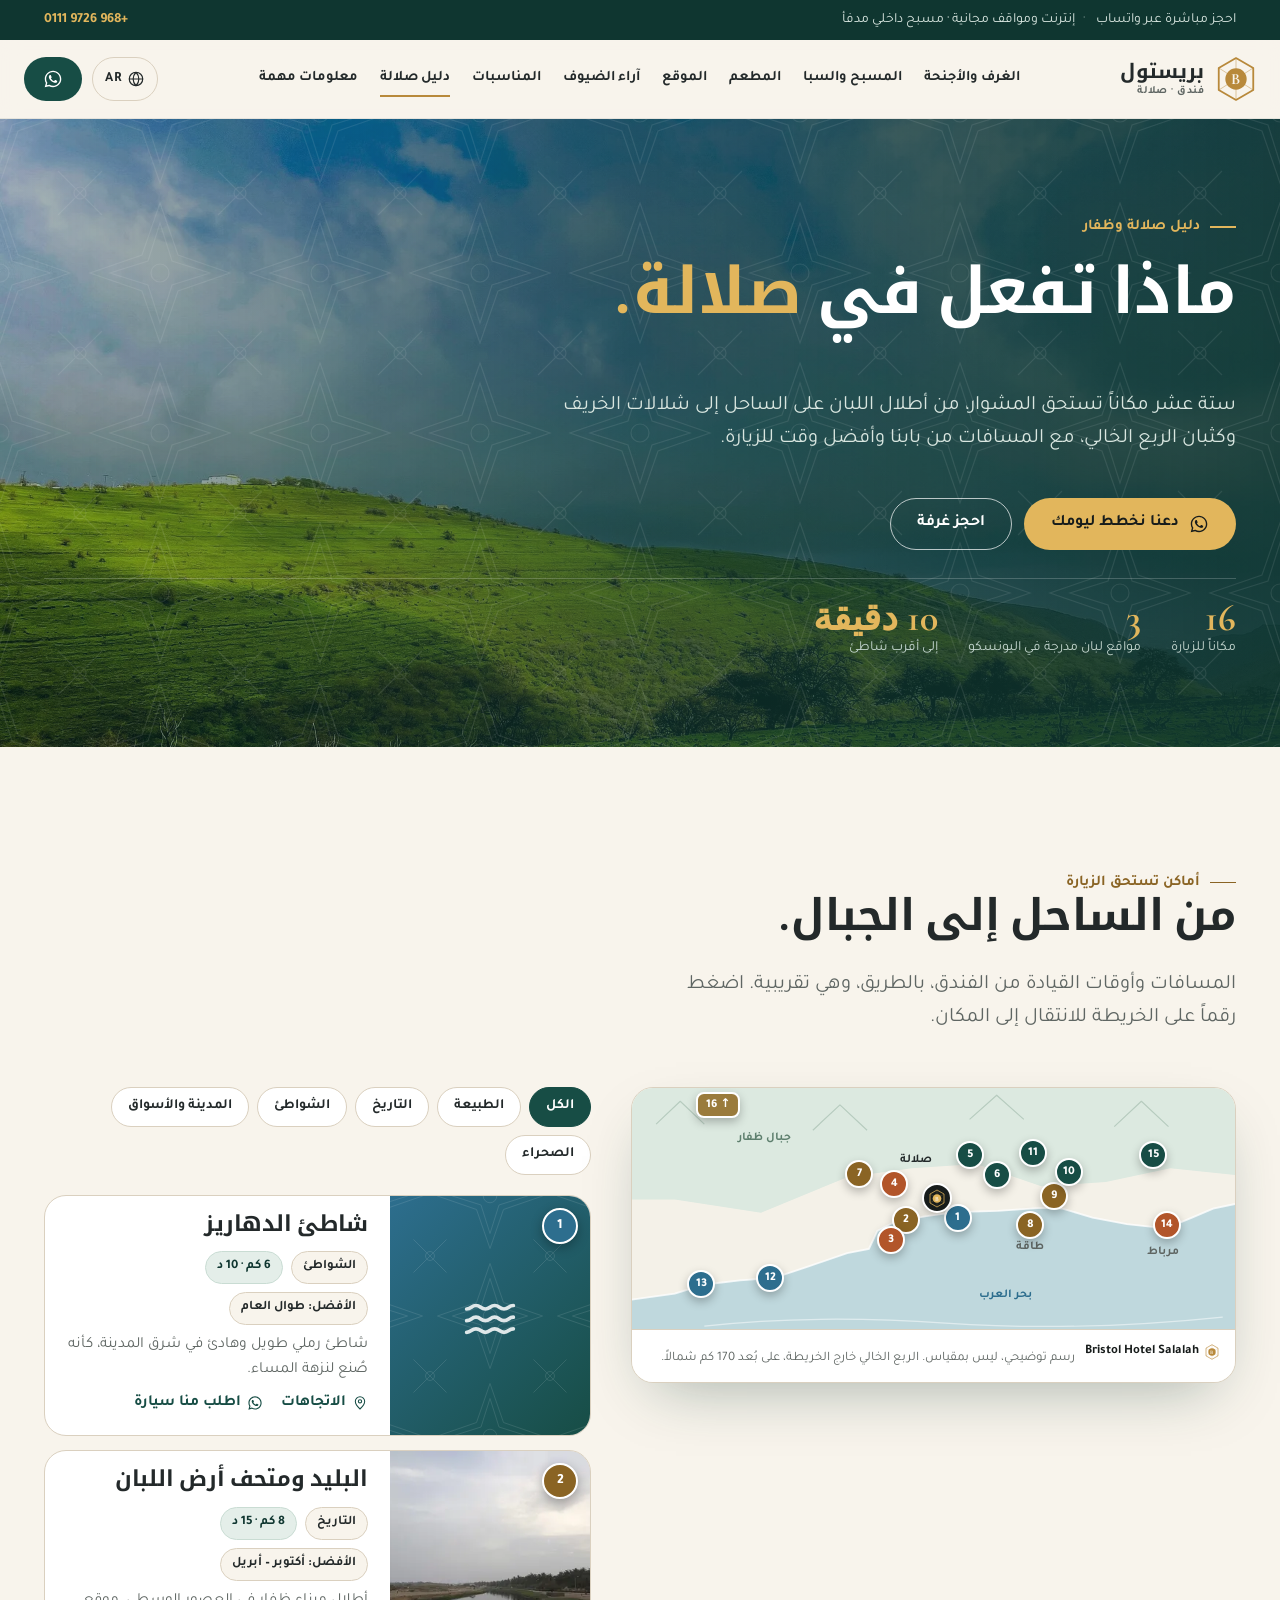
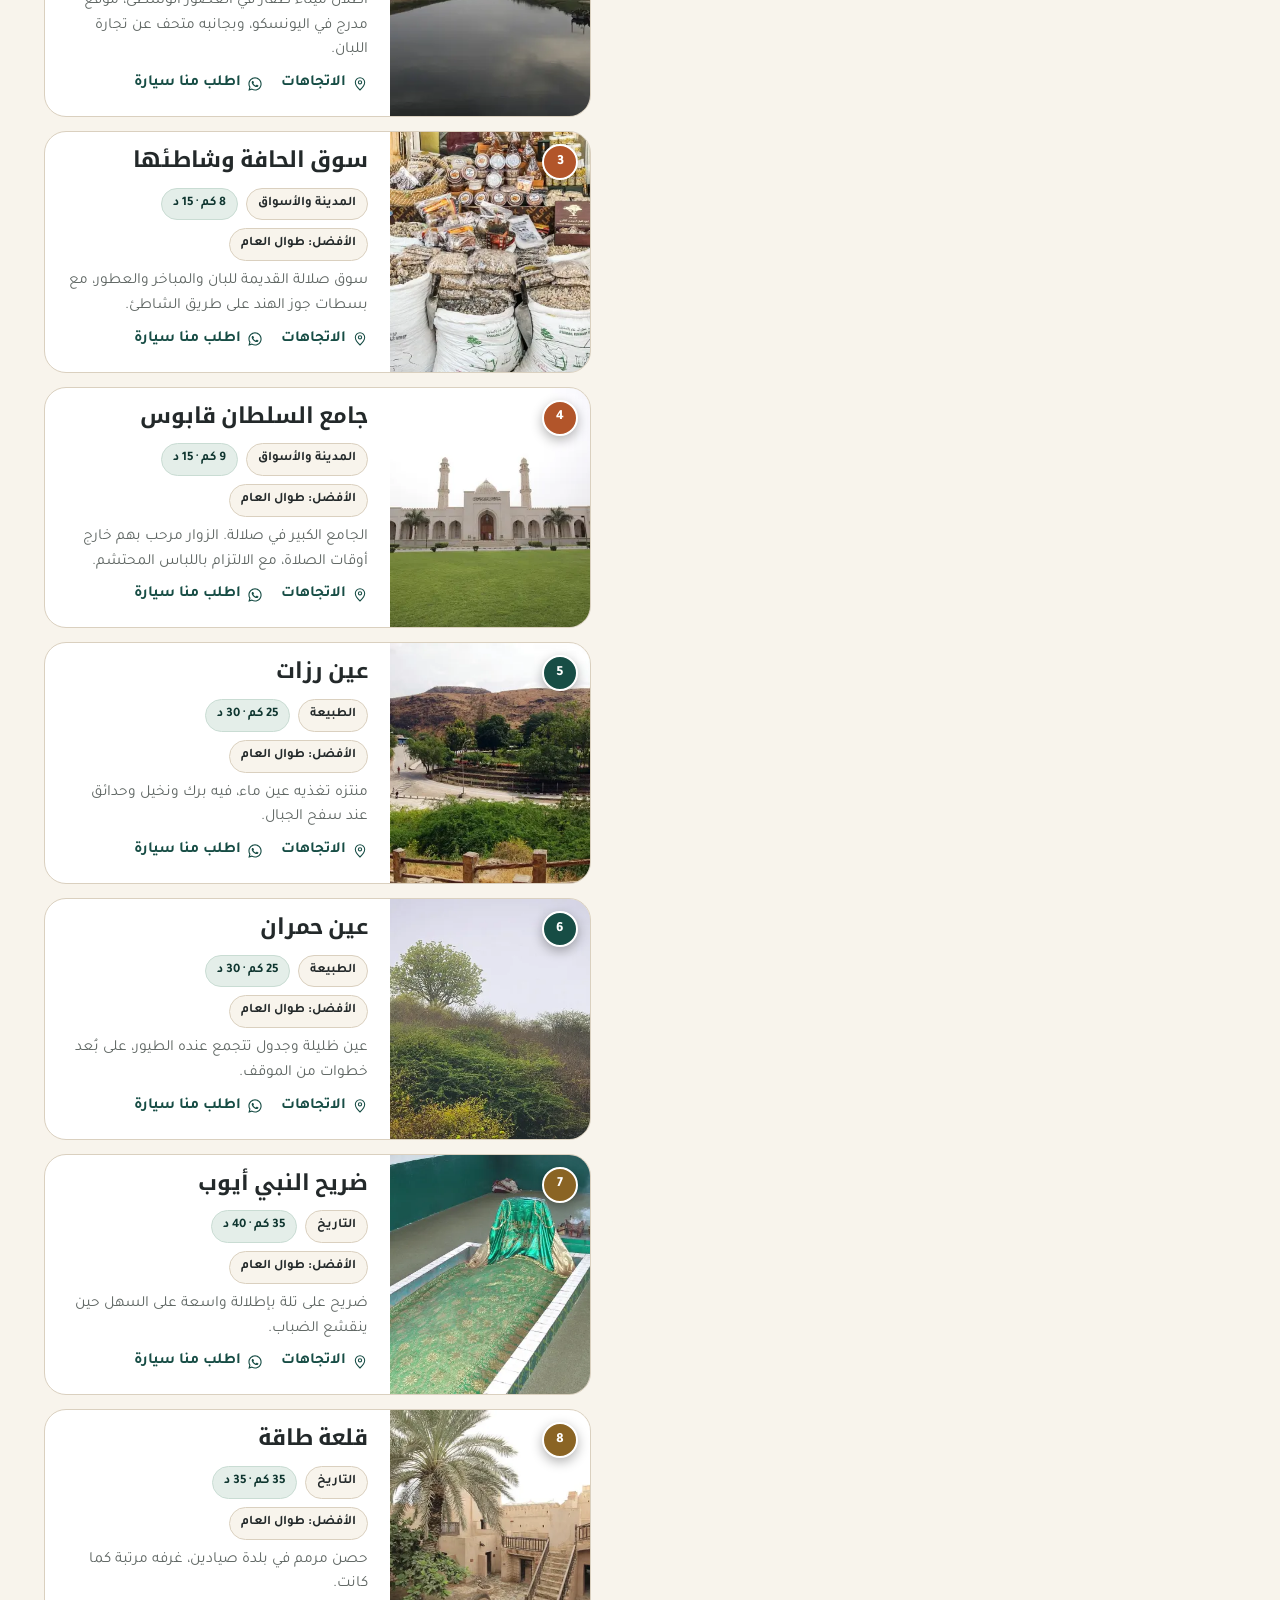
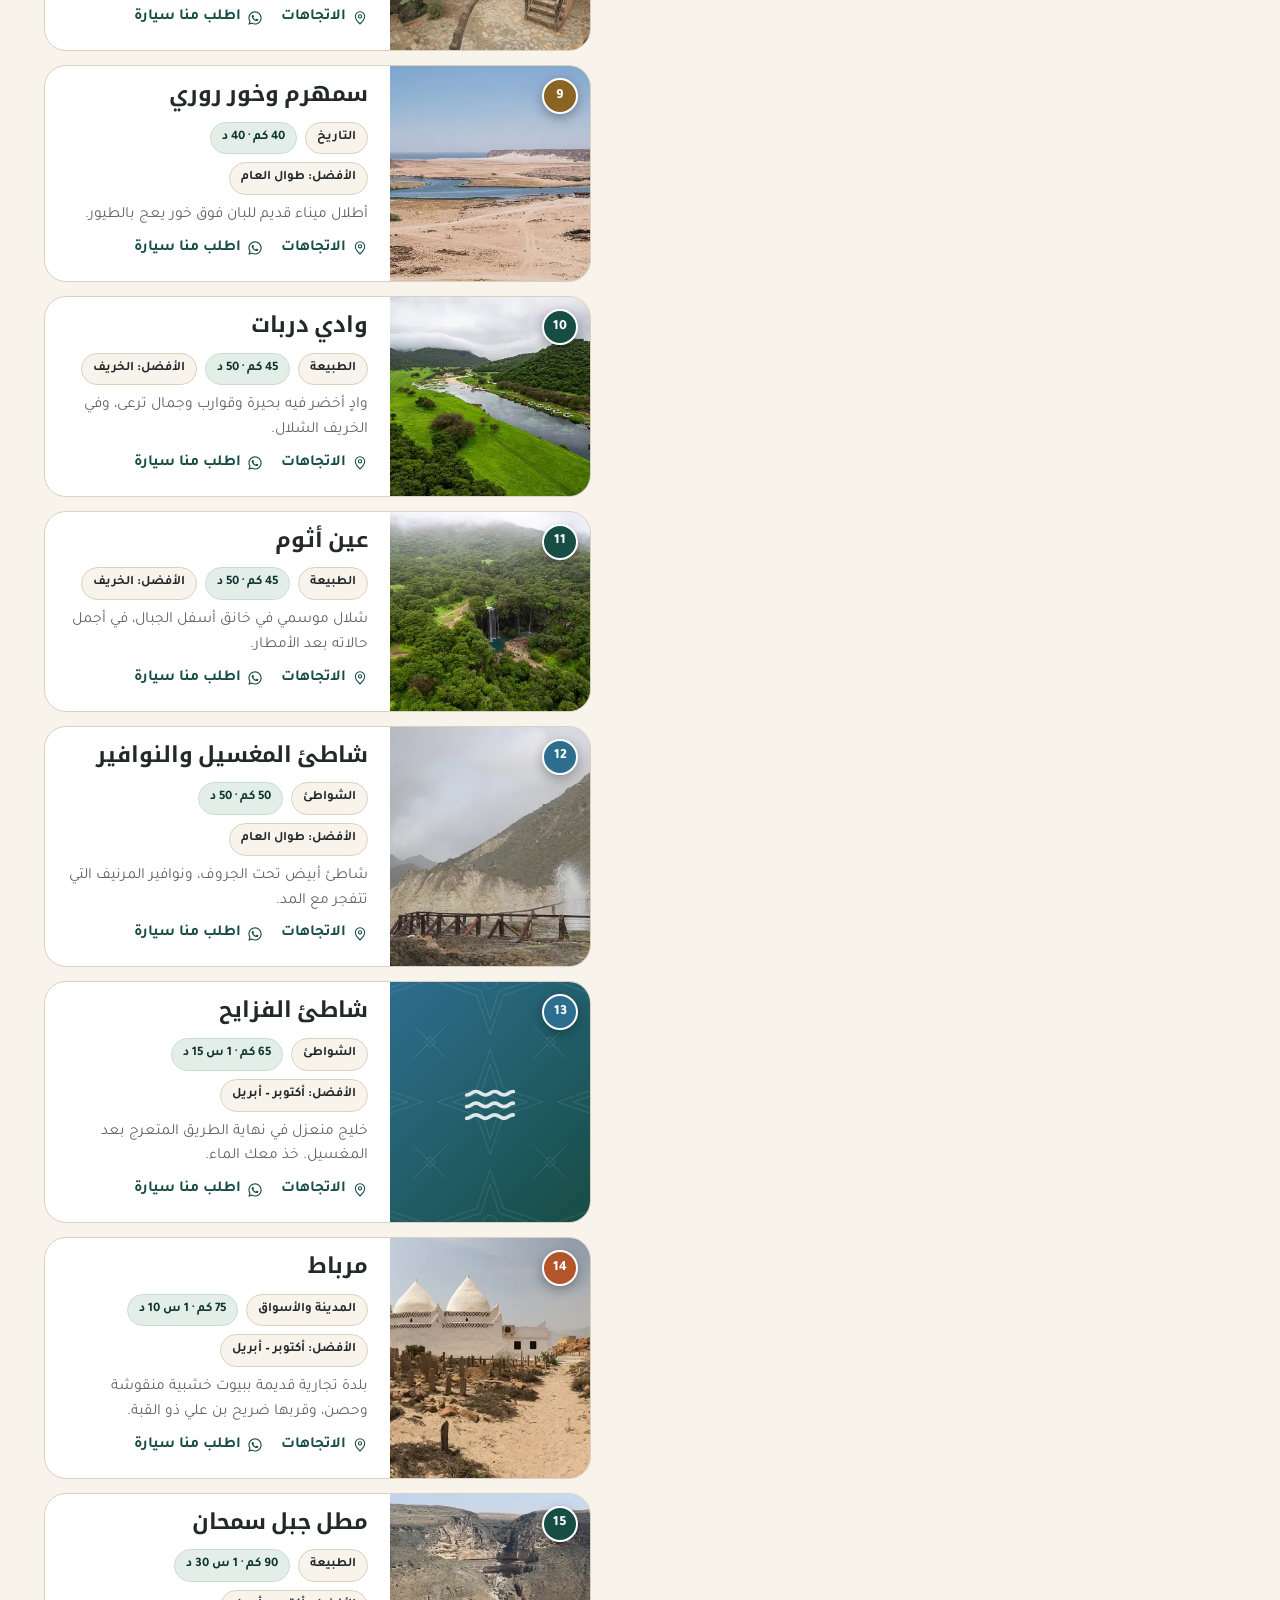
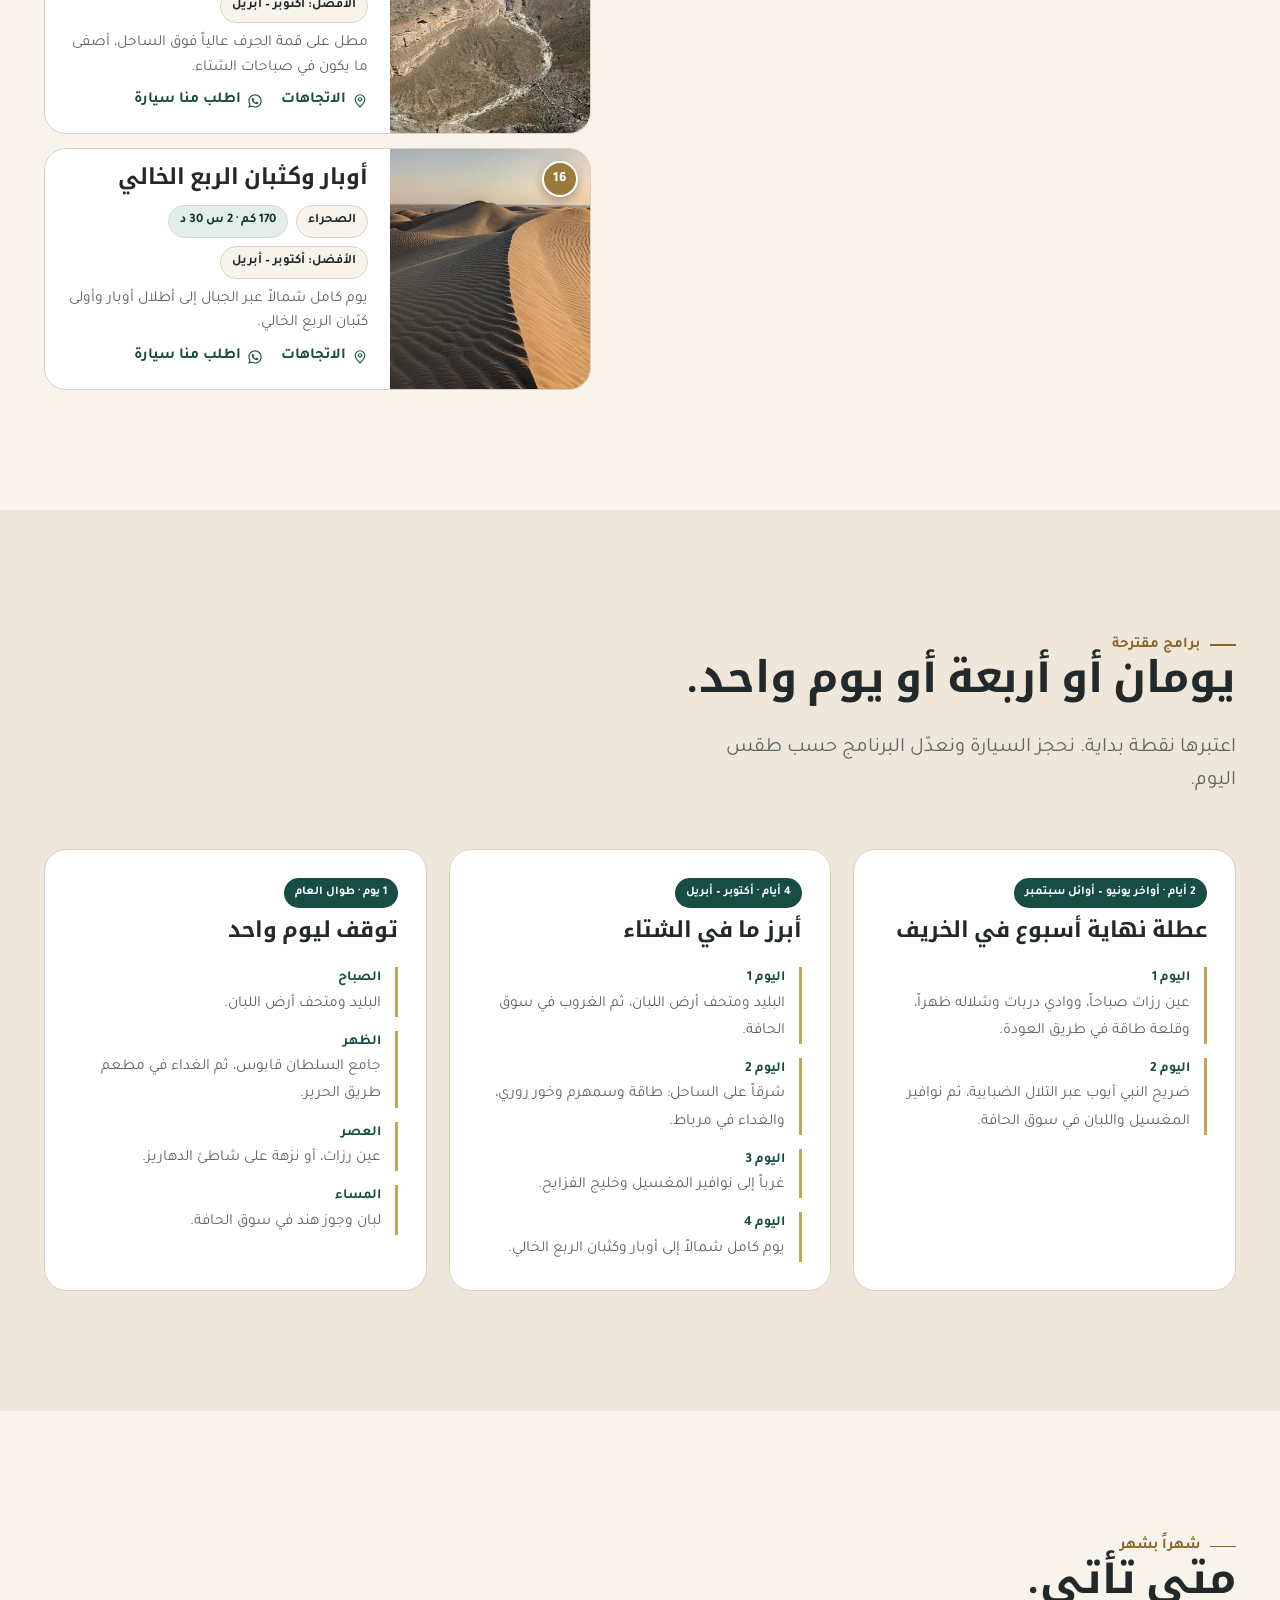
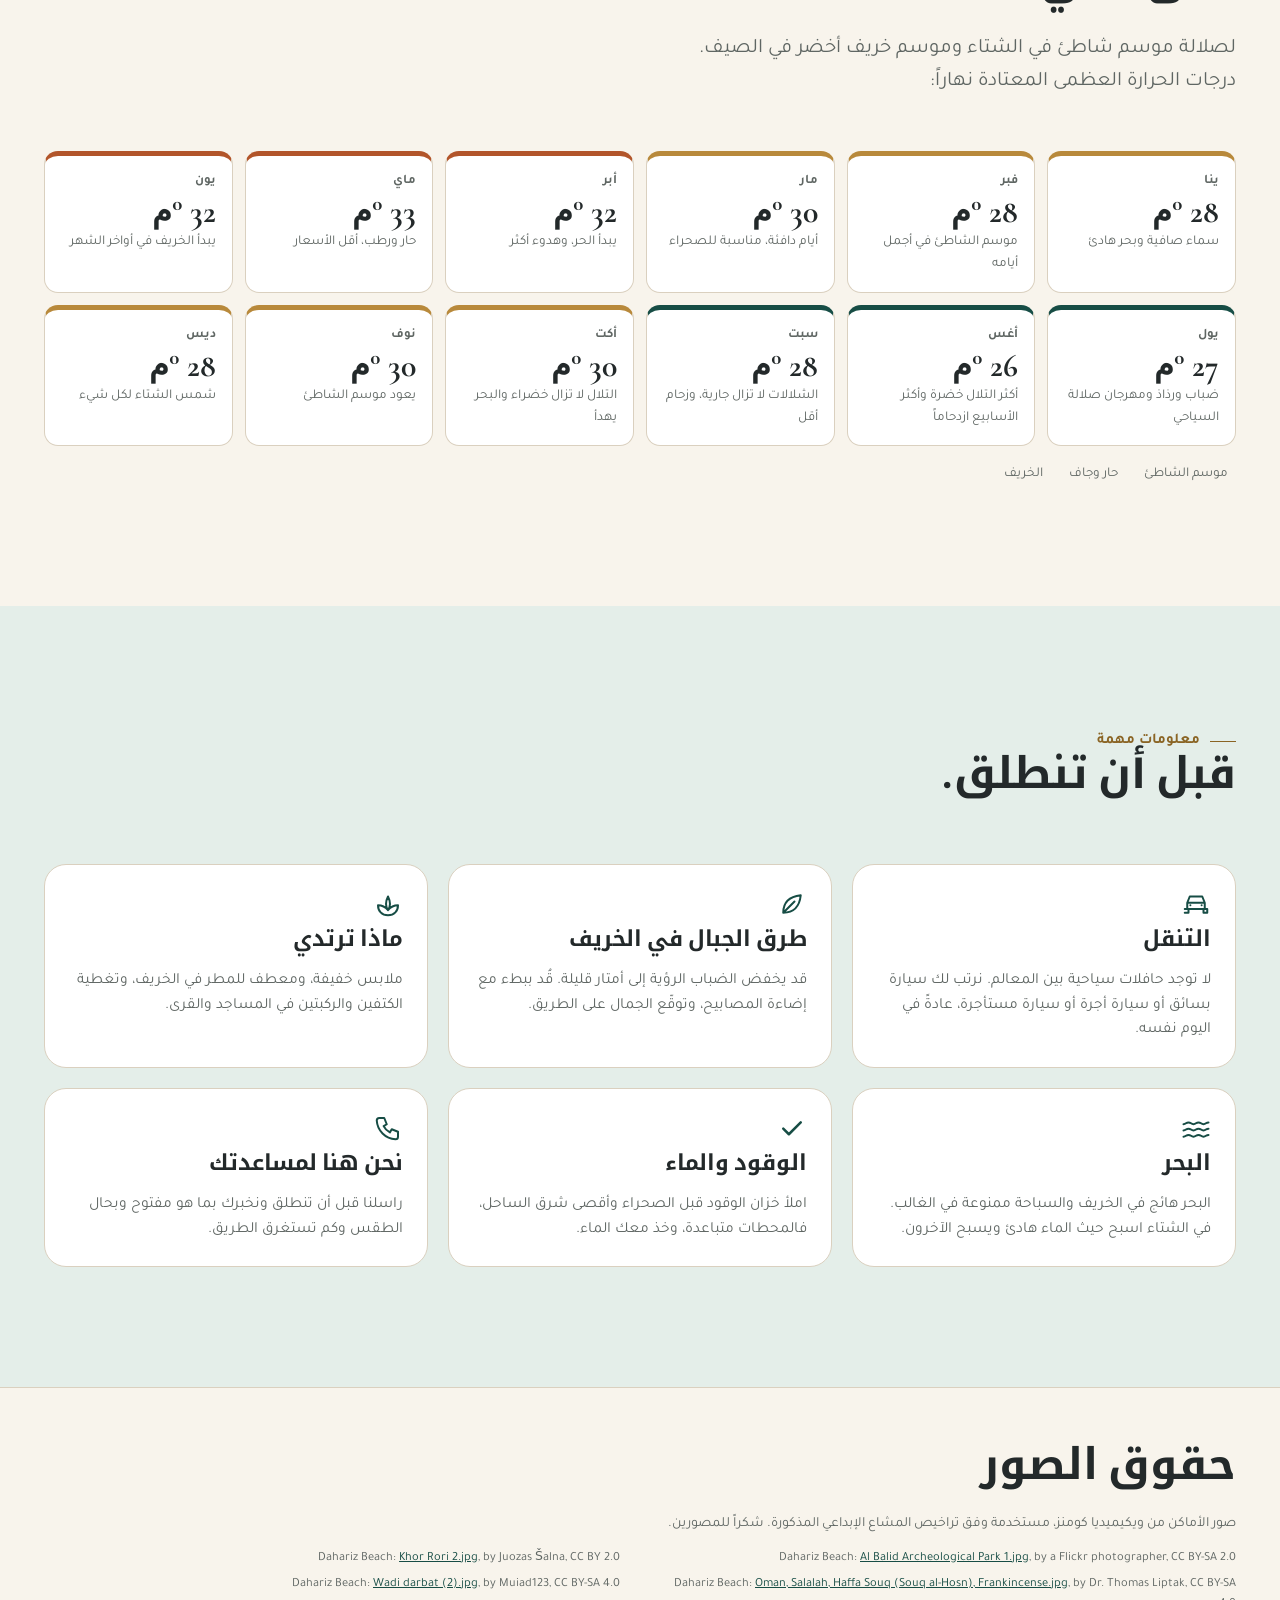
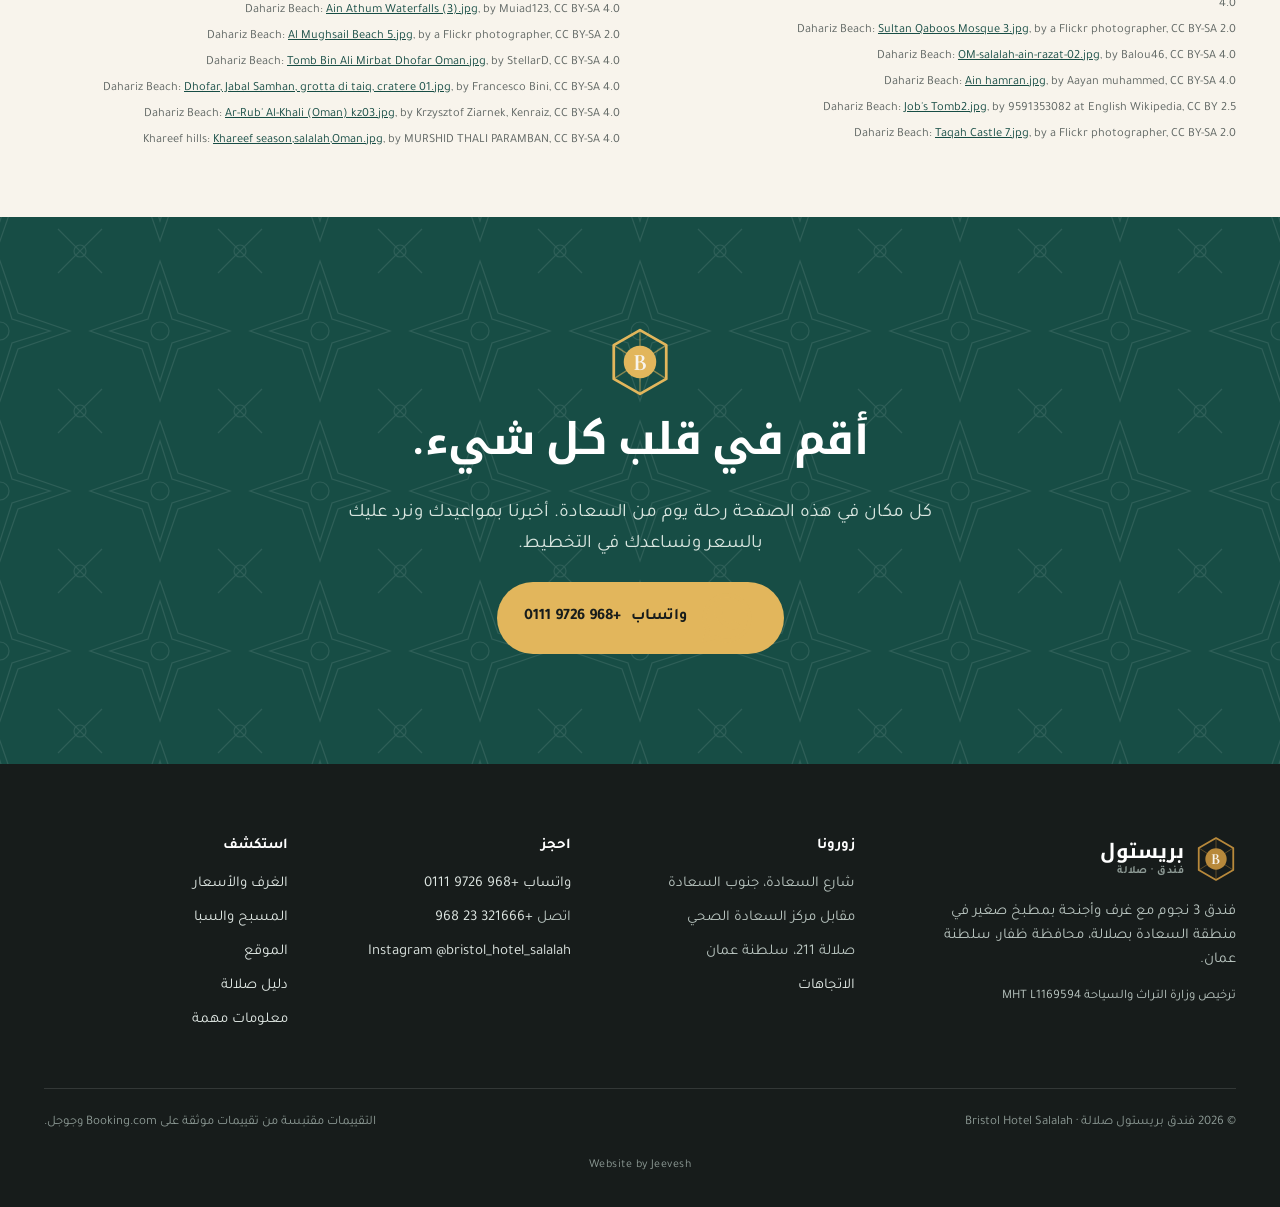
<file: ar/guide/index.html>
<!DOCTYPE html>
<html lang="ar" dir="rtl">
<head>
<meta charset="utf-8">
<meta name="viewport" content="width=device-width, initial-scale=1">
<title>ماذا تفعل في صلالة | دليل محلي من فندق بريستول صلالة</title>
<meta name="description" content="ماذا ترى في صلالة وظفار: وادي دربات والبليد والمغسيل ومرباط والربع الخالي، مع المسافات من الفندق والخرائط والبرامج المقترحة وأفضل الأشهر.">
<link rel="alternate" hreflang="en" href="https://www.bristolhotelsalalah.com/guide/">
<link rel="alternate" hreflang="ar" href="https://www.bristolhotelsalalah.com/ar/guide/">
<link rel="alternate" hreflang="hi" href="https://www.bristolhotelsalalah.com/hi/guide/">
<link rel="alternate" hreflang="de" href="https://www.bristolhotelsalalah.com/de/guide/">
<link rel="alternate" hreflang="ru" href="https://www.bristolhotelsalalah.com/ru/guide/">
<link rel="alternate" hreflang="fr" href="https://www.bristolhotelsalalah.com/fr/guide/">
<link rel="alternate" hreflang="it" href="https://www.bristolhotelsalalah.com/it/guide/">
<link rel="alternate" hreflang="pl" href="https://www.bristolhotelsalalah.com/pl/guide/">
<link rel="alternate" hreflang="zh-Hans" href="https://www.bristolhotelsalalah.com/zh/guide/">
<link rel="alternate" hreflang="x-default" href="https://www.bristolhotelsalalah.com/guide/">
<link rel="canonical" href="https://www.bristolhotelsalalah.com/ar/guide/">
<meta name="theme-color" content="#0F3630">
<link rel="icon" href="../../favicon.ico" sizes="32x32">
<link rel="icon" href="../../assets/img/favicon.svg" type="image/svg+xml">
<link rel="apple-touch-icon" href="../../assets/img/apple-touch-icon.png">
<meta property="og:type" content="website">
<meta property="og:title" content="ماذا تفعل في صلالة">
<meta property="og:description" content="ماذا ترى في صلالة وظفار: وادي دربات والبليد والمغسيل ومرباط والربع الخالي، مع المسافات من الفندق والخرائط والبرامج المقترحة وأفضل الأشهر.">
<meta property="og:image" content="https://www.bristolhotelsalalah.com/assets/img/og-image.jpg">
<meta property="og:url" content="https://www.bristolhotelsalalah.com/ar/guide/">
<meta name="twitter:card" content="summary_large_image">
<link rel="stylesheet" href="../../assets/css/fonts.css?v=ed025330">
<link rel="stylesheet" href="../../assets/css/style.css?v=004c1067">
<script type="application/ld+json">{"@context": "https://schema.org", "@type": "ItemList", "name": "ماذا تفعل في صلالة", "itemListElement": [{"@type": "ListItem", "position": 1, "item": {"@type": "TouristAttraction", "name": "شاطئ الدهاريز", "description": "شاطئ رملي طويل وهادئ في شرق المدينة، كأنه صُنع لنزهة المساء.", "url": "https://www.bristolhotelsalalah.com/guide/#p-dahariz", "geo": {"@type": "GeoCoordinates", "latitude": 17.03, "longitude": 54.175}}}, {"@type": "ListItem", "position": 2, "item": {"@type": "TouristAttraction", "name": "البليد ومتحف أرض اللبان", "description": "أطلال ميناء ظفار في العصور الوسطى، موقع مدرج في اليونسكو، وبجانبه متحف عن تجارة اللبان.", "url": "https://www.bristolhotelsalalah.com/guide/#p-baleed", "geo": {"@type": "GeoCoordinates", "latitude": 17.0144, "longitude": 54.1306}}}, {"@type": "ListItem", "position": 3, "item": {"@type": "TouristAttraction", "name": "سوق الحافة وشاطئها", "description": "سوق صلالة القديمة للبان والمباخر والعطور، مع بسطات جوز الهند على طريق الشاطئ.", "url": "https://www.bristolhotelsalalah.com/guide/#p-haffa", "geo": {"@type": "GeoCoordinates", "latitude": 17.0158, "longitude": 54.11}}}, {"@type": "ListItem", "position": 4, "item": {"@type": "TouristAttraction", "name": "جامع السلطان قابوس", "description": "الجامع الكبير في صلالة. الزوار مرحب بهم خارج أوقات الصلاة، مع الالتزام باللباس المحتشم.", "url": "https://www.bristolhotelsalalah.com/guide/#p-mosque", "geo": {"@type": "GeoCoordinates", "latitude": 17.0175, "longitude": 54.088}}}, {"@type": "ListItem", "position": 5, "item": {"@type": "TouristAttraction", "name": "عين رزات", "description": "منتزه تغذيه عين ماء، فيه برك ونخيل وحدائق عند سفح الجبال.", "url": "https://www.bristolhotelsalalah.com/guide/#p-razat", "geo": {"@type": "GeoCoordinates", "latitude": 17.135, "longitude": 54.236}}}, {"@type": "ListItem", "position": 6, "item": {"@type": "TouristAttraction", "name": "عين حمران", "description": "عين ظليلة وجدول تتجمع عنده الطيور، على بُعد خطوات من الموقف.", "url": "https://www.bristolhotelsalalah.com/guide/#p-hamran", "geo": {"@type": "GeoCoordinates", "latitude": 17.103, "longitude": 54.276}}}, {"@type": "ListItem", "position": 7, "item": {"@type": "TouristAttraction", "name": "ضريح النبي أيوب", "description": "ضريح على تلة بإطلالة واسعة على السهل حين ينقشع الضباب.", "url": "https://www.bristolhotelsalalah.com/guide/#p-job", "geo": {"@type": "GeoCoordinates", "latitude": 17.106, "longitude": 53.977}}}, {"@type": "ListItem", "position": 8, "item": {"@type": "TouristAttraction", "name": "قلعة طاقة", "description": "حصن مرمم في بلدة صيادين، غرفه مرتبة كما كانت.", "url": "https://www.bristolhotelsalalah.com/guide/#p-taqah", "geo": {"@type": "GeoCoordinates", "latitude": 17.0375, "longitude": 54.4019}}}, {"@type": "ListItem", "position": 9, "item": {"@type": "TouristAttraction", "name": "سمهرم وخور روري", "description": "أطلال ميناء قديم للبان فوق خور يعج بالطيور.", "url": "https://www.bristolhotelsalalah.com/guide/#p-khor-rori", "geo": {"@type": "GeoCoordinates", "latitude": 17.039, "longitude": 54.432}}}, {"@type": "ListItem", "position": 10, "item": {"@type": "TouristAttraction", "name": "وادي دربات", "description": "وادٍ أخضر فيه بحيرة وقوارب وجمال ترعى، وفي الخريف الشلال.", "url": "https://www.bristolhotelsalalah.com/guide/#p-darbat", "geo": {"@type": "GeoCoordinates", "latitude": 17.104, "longitude": 54.453}}}, {"@type": "ListItem", "position": 11, "item": {"@type": "TouristAttraction", "name": "عين أثوم", "description": "شلال موسمي في خانق أسفل الجبال، في أجمل حالاته بعد الأمطار.", "url": "https://www.bristolhotelsalalah.com/guide/#p-athum", "geo": {"@type": "GeoCoordinates", "latitude": 17.126, "longitude": 54.413}}}, {"@type": "ListItem", "position": 12, "item": {"@type": "TouristAttraction", "name": "شاطئ المغسيل والنوافير", "description": "شاطئ أبيض تحت الجروف، ونوافير المرنيف التي تتفجر مع المد.", "url": "https://www.bristolhotelsalalah.com/guide/#p-mughsail", "geo": {"@type": "GeoCoordinates", "latitude": 16.875, "longitude": 53.77}}}, {"@type": "ListItem", "position": 13, "item": {"@type": "TouristAttraction", "name": "شاطئ الفزايح", "description": "خليج منعزل في نهاية الطريق المتعرج بعد المغسيل. خذ معك الماء.", "url": "https://www.bristolhotelsalalah.com/guide/#p-fazayah", "geo": {"@type": "GeoCoordinates", "latitude": 16.86, "longitude": 53.61}}}, {"@type": "ListItem", "position": 14, "item": {"@type": "TouristAttraction", "name": "مرباط", "description": "بلدة تجارية قديمة ببيوت خشبية منقوشة وحصن، وقربها ضريح بن علي ذو القبة.", "url": "https://www.bristolhotelsalalah.com/guide/#p-mirbat", "geo": {"@type": "GeoCoordinates", "latitude": 16.993, "longitude": 54.693}}}, {"@type": "ListItem", "position": 15, "item": {"@type": "TouristAttraction", "name": "مطل جبل سمحان", "description": "مطل على قمة الجرف عالياً فوق الساحل، أصفى ما يكون في صباحات الشتاء.", "url": "https://www.bristolhotelsalalah.com/guide/#p-samhan", "geo": {"@type": "GeoCoordinates", "latitude": 17.15, "longitude": 54.66}}}, {"@type": "ListItem", "position": 16, "item": {"@type": "TouristAttraction", "name": "أوبار وكثبان الربع الخالي", "description": "يوم كامل شمالاً عبر الجبال إلى أطلال أوبار وأولى كثبان الربع الخالي.", "url": "https://www.bristolhotelsalalah.com/guide/#p-desert", "geo": {"@type": "GeoCoordinates", "latitude": 18.26, "longitude": 53.65}}}]}</script>
</head>
<body>
<a class="skip" href="#main">انتقل إلى المحتوى</a>

<svg width="0" height="0" class="icons" aria-hidden="true">
  <symbol id="i-mark" viewBox="0 0 48 56"><path fill="none" stroke="currentColor" stroke-width="2.2" stroke-linejoin="round" d="M24 2.5 L45 14.5 L45 41.5 L24 53.5 L3 41.5 L3 14.5 Z"/><path fill="none" stroke="currentColor" stroke-width="1" opacity=".55" d="M24 2.5 L24 53.5 M3 14.5 L45 41.5 M45 14.5 L3 41.5"/><circle cx="24" cy="28" r="13" fill="currentColor"/><text x="24" y="34.5" text-anchor="middle" font-family="Cormorant Garamond, Georgia, serif" font-size="19" font-weight="700" fill="#F8F4EC">B</text></symbol>
  <symbol id="i-camera" viewBox="0 0 24 24"><path fill="none" stroke="currentColor" stroke-width="1.8" stroke-linecap="round" stroke-linejoin="round" d="M4 8h3l2-3h6l2 3h3v11H4z"/><circle cx="12" cy="13" r="3.5" fill="none" stroke="currentColor" stroke-width="1.8"/></symbol>
  <symbol id="i-chev" viewBox="0 0 24 24"><path fill="none" stroke="currentColor" stroke-width="2.2" stroke-linecap="round" stroke-linejoin="round" d="M9 5l7 7-7 7"/></symbol>
  <symbol id="i-x" viewBox="0 0 24 24"><path fill="none" stroke="currentColor" stroke-width="2.2" stroke-linecap="round" d="M6 6l12 12M18 6L6 18"/></symbol>
  <symbol id="i-wa" viewBox="0 0 24 24"><path fill="currentColor" d="M12.04 2C6.58 2 2.13 6.45 2.13 11.91c0 1.75.46 3.45 1.32 4.95L2.05 22l5.25-1.38a9.86 9.86 0 0 0 4.74 1.21c5.46 0 9.91-4.45 9.91-9.91C21.95 6.45 17.5 2 12.04 2zm0 18.15a8.2 8.2 0 0 1-4.19-1.15l-.3-.18-3.12.82.83-3.04-.2-.31a8.23 8.23 0 0 1-1.26-4.38c0-4.54 3.7-8.24 8.24-8.24 4.54 0 8.24 3.7 8.24 8.24 0 4.54-3.7 8.24-8.24 8.24zm4.52-6.16c-.25-.12-1.47-.72-1.69-.81-.23-.08-.39-.12-.56.12-.17.25-.64.81-.78.97-.14.17-.29.19-.54.06-.25-.12-1.05-.39-1.99-1.23-.74-.66-1.23-1.47-1.38-1.72-.14-.25-.02-.38.11-.51.11-.11.25-.29.37-.43.12-.14.17-.25.25-.41.08-.17.04-.31-.02-.43-.06-.12-.56-1.34-.76-1.84-.2-.48-.41-.42-.56-.43h-.48c-.17 0-.43.06-.66.31-.23.25-.86.85-.86 2.07 0 1.22.89 2.4 1.01 2.56.12.17 1.75 2.67 4.23 3.74.59.26 1.05.41 1.41.52.59.19 1.13.16 1.56.1.48-.07 1.47-.6 1.67-1.18.21-.58.21-1.07.14-1.18-.06-.1-.22-.16-.47-.28z"/></symbol>
  <symbol id="i-cup" viewBox="0 0 24 24"><path fill="none" stroke="currentColor" stroke-width="1.6" stroke-linecap="round" stroke-linejoin="round" d="M4 9h12v5a5 5 0 0 1-5 5H9a5 5 0 0 1-5-5V9zm12 1h1.5a2.5 2.5 0 0 1 0 5H16M8 3c0 1.2 1 1.2 1 2.4M12 3c0 1.2 1 1.2 1 2.4M3 22h16"/></symbol>
  <symbol id="i-wifi" viewBox="0 0 24 24"><path fill="none" stroke="currentColor" stroke-width="1.6" stroke-linecap="round" d="M2 8.8a15 15 0 0 1 20 0M5 12.3a10 10 0 0 1 14 0M8.5 15.8a5 5 0 0 1 7 0"/><circle cx="12" cy="19.3" r="1.2" fill="currentColor"/></symbol>
  <symbol id="i-car" viewBox="0 0 24 24"><path fill="none" stroke="currentColor" stroke-width="1.6" stroke-linecap="round" stroke-linejoin="round" d="M5 16V11l2-5h10l2 5v5M3 16h18v3h-3v-3M6 16v3H3M7.5 13h.01M16.5 13h.01M5 11h14"/></symbol>
  <symbol id="i-bell" viewBox="0 0 24 24"><path fill="none" stroke="currentColor" stroke-width="1.6" stroke-linecap="round" stroke-linejoin="round" d="M4 17h16M6 17a6 6 0 0 1 12 0M12 8V6M10 6h4M3 20h18"/></symbol>
  <symbol id="i-spa" viewBox="0 0 24 24"><path fill="none" stroke="currentColor" stroke-width="1.6" stroke-linecap="round" stroke-linejoin="round" d="M12 21c-5 0-8-3.5-8-8 3.5 0 6 1.5 8 4 2-2.5 4.5-4 8-4 0 4.5-3 8-8 8zM12 17c-2-3-2-7 0-11 2 4 2 8 0 11z"/></symbol>
  <symbol id="i-check" viewBox="0 0 24 24"><path fill="none" stroke="currentColor" stroke-width="2" stroke-linecap="round" stroke-linejoin="round" d="M5 12.5l4.5 4.5L19 7.5"/></symbol>
  <symbol id="i-plane" viewBox="0 0 24 24"><path fill="none" stroke="currentColor" stroke-width="1.6" stroke-linecap="round" stroke-linejoin="round" d="M10.5 13.5L3 11l1.5-1.5 8 1L17 6a2 2 0 0 1 3 3l-4.5 4.5 1 8L15 23l-2.5-7.5L9 19v3l-1.5 1L6 19.5 2.5 18l1-1.5h3l3.5-3.5"/></symbol>
  <symbol id="i-pin" viewBox="0 0 24 24"><path fill="none" stroke="currentColor" stroke-width="1.6" stroke-linecap="round" stroke-linejoin="round" d="M12 21s-7-6.2-7-11.5a7 7 0 0 1 14 0C19 14.8 12 21 12 21z"/><circle cx="12" cy="9.5" r="2.5" fill="none" stroke="currentColor" stroke-width="1.6"/></symbol>
  <symbol id="i-menu" viewBox="0 0 24 24"><path fill="none" stroke="currentColor" stroke-width="1.8" stroke-linecap="round" d="M4 8h16M4 16h16"/></symbol>
  <symbol id="i-family" viewBox="0 0 24 24"><path fill="none" stroke="currentColor" stroke-width="1.6" stroke-linecap="round" stroke-linejoin="round" d="M7 7a2.5 2.5 0 1 0 0-.01M17 7a2.5 2.5 0 1 0 0-.01M3 20v-5a4 4 0 0 1 8 0v5M13 20v-5a4 4 0 0 1 8 0v5"/></symbol>
  <symbol id="i-sofa" viewBox="0 0 24 24"><path fill="none" stroke="currentColor" stroke-width="1.6" stroke-linecap="round" stroke-linejoin="round" d="M4 11V8a3 3 0 0 1 3-3h10a3 3 0 0 1 3 3v3M2 13a2 2 0 0 1 4 0v2h12v-2a2 2 0 0 1 4 0v5H2v-5zM5 18v2M19 18v2"/></symbol>
  <symbol id="i-kitchen" viewBox="0 0 24 24"><path fill="none" stroke="currentColor" stroke-width="1.6" stroke-linecap="round" stroke-linejoin="round" d="M4 10h16v3a6 6 0 0 1-6 6h-4a6 6 0 0 1-6-6v-3zM2 10h20M8 4c0 1.2 1 1.2 1 2.4M12 4c0 1.2 1 1.2 1 2.4M16 4c0 1.2 1 1.2 1 2.4M8 22h8"/></symbol>
  <symbol id="i-balcony" viewBox="0 0 24 24"><path fill="none" stroke="currentColor" stroke-width="1.6" stroke-linecap="round" stroke-linejoin="round" d="M3 20l5-8 3 5 3-9 7 12H3zM16 5a2 2 0 1 0 0-.01"/></symbol>
  <symbol id="i-steam" viewBox="0 0 24 24"><path fill="none" stroke="currentColor" stroke-width="1.6" stroke-linecap="round" d="M8 3c-1.5 2 1.5 3 0 5s1.5 3 0 5M12 3c-1.5 2 1.5 3 0 5s1.5 3 0 5M16 3c-1.5 2 1.5 3 0 5s1.5 3 0 5M3 17h18v4H3z"/></symbol>
  <symbol id="i-pool" viewBox="0 0 24 24"><path fill="none" stroke="currentColor" stroke-width="1.6" stroke-linecap="round" d="M2 17c2 0 2-1.5 4-1.5S8 17 10 17s2-1.5 4-1.5S16 17 18 17s2-1.5 4-1.5M2 21c2 0 2-1.5 4-1.5S8 21 10 21s2-1.5 4-1.5S16 21 18 21s2-1.5 4-1.5M8 13V5a2 2 0 0 1 4 0M16 13V5a2 2 0 0 0-4 0M8 9h8"/></symbol>
  <symbol id="i-gym" viewBox="0 0 24 24"><path fill="none" stroke="currentColor" stroke-width="1.6" stroke-linecap="round" stroke-linejoin="round" d="M6 8v8M3 10v4M18 8v8M21 10v4M6 12h12M3 12h0M21 12h0M5 8h2M17 8h2M5 16h2M17 16h2"/></symbol>
  <symbol id="i-leaf" viewBox="0 0 24 24"><path fill="none" stroke="currentColor" stroke-width="1.6" stroke-linecap="round" stroke-linejoin="round" d="M5 19c0-8 5-13 14-14-1 9-6 14-14 14zM5 19l9-9"/></symbol>
  <symbol id="i-column" viewBox="0 0 24 24"><path fill="none" stroke="currentColor" stroke-width="1.6" stroke-linecap="round" stroke-linejoin="round" d="M4 21h16M5 18h14M6 6h12M5 4h14M8 6v12M12 6v12M16 6v12"/></symbol>
  <symbol id="i-wave" viewBox="0 0 24 24"><path fill="none" stroke="currentColor" stroke-width="1.6" stroke-linecap="round" d="M2 9c2 0 2-1.5 4-1.5S8 9 10 9s2-1.5 4-1.5S16 9 18 9s2-1.5 4-1.5M2 14c2 0 2-1.5 4-1.5S8 14 10 14s2-1.5 4-1.5S16 14 18 14s2-1.5 4-1.5M2 19c2 0 2-1.5 4-1.5S8 19 10 19s2-1.5 4-1.5S16 19 18 19s2-1.5 4-1.5"/></symbol>
  <symbol id="i-hall" viewBox="0 0 24 24"><path fill="none" stroke="currentColor" stroke-width="1.6" stroke-linecap="round" stroke-linejoin="round" d="M3 21h18M4 21V9l8-5 8 5v12M9 21v-6h6v6M12 9h.01"/></symbol>
  <symbol id="i-ig" viewBox="0 0 24 24"><rect x="3" y="3" width="18" height="18" rx="5" fill="none" stroke="currentColor" stroke-width="1.6"/><circle cx="12" cy="12" r="4" fill="none" stroke="currentColor" stroke-width="1.6"/><circle cx="17.2" cy="6.8" r="1.1" fill="currentColor"/></symbol>
  <symbol id="i-phone" viewBox="0 0 24 24"><path fill="none" stroke="currentColor" stroke-width="1.6" stroke-linecap="round" stroke-linejoin="round" d="M5 4h4l2 5-2.5 1.5a11 11 0 0 0 5 5L15 13l5 2v4a2 2 0 0 1-2 2A16 16 0 0 1 3 6a2 2 0 0 1 2-2"/></symbol>
  <symbol id="i-moon" viewBox="0 0 24 24"><path fill="none" stroke="currentColor" stroke-width="1.6" stroke-linecap="round" stroke-linejoin="round" d="M20 14.5A8 8 0 0 1 9.5 4a8 8 0 1 0 10.5 10.5z"/></symbol>
</svg>

<div class="topbar">
  <div class="container">
    <span>احجز مباشرة عبر واتساب <span class="dot">·</span><span class="hide-sm">إنترنت ومواقف مجانية · مسبح داخلي مدفأ</span></span>
    <a class="nowrap" href="https://wa.me/96897260111" data-wa>+968 9726 0111</a>
  </div>
</div>

<header class="header">
  <div class="container">
    <a class="brand" href="./../" aria-label="فندق بريستول صلالة، الصفحة الرئيسية">
      <svg aria-hidden="true"><use href="#i-mark"/></svg>
      <span class="brand-text"><span class="brand-name">بريستول</span><span class="brand-sub">فندق · صلالة</span></span>
    </a>
    <nav class="nav" id="nav" aria-label="القائمة الرئيسية">
      <a href="./../#rooms">الغرف والأجنحة</a>
      <a href="./../#wellness">المسبح والسبا</a>
      <a href="./../#dining">المطعم</a>
      <a href="./../#location">الموقع</a>
      <a href="./../#reviews">آراء الضيوف</a>
      <a href="./../#events">المناسبات</a>
      <a href="./" aria-current="page">دليل صلالة</a>
      <a href="./../#know">معلومات مهمة</a>
    </nav>
    <div class="header-actions">
      <!--langs--><details class="langs" translate="no"><summary aria-label="Language: العربية"><svg viewBox="0 0 24 24" aria-hidden="true"><path fill="none" stroke="currentColor" stroke-width="1.6" d="M12 3a9 9 0 1 0 0 18 9 9 0 0 0 0-18zm-9 9h18M12 3c2.5 2.6 3.8 5.6 3.8 9s-1.3 6.4-3.8 9c-2.5-2.6-3.8-5.6-3.8-9S9.5 5.6 12 3z"/></svg>AR</summary><ul><li><a href="../../guide/" hreflang="en" lang="en">English</a></li><li><a href="../../ar/guide/" hreflang="ar" lang="ar" aria-current="true">العربية</a></li><li><a href="../../hi/guide/" hreflang="hi" lang="hi">हिन्दी</a></li><li><a href="../../de/guide/" hreflang="de" lang="de">Deutsch</a></li><li><a href="../../ru/guide/" hreflang="ru" lang="ru">Русский</a></li><li><a href="../../fr/guide/" hreflang="fr" lang="fr">Français</a></li><li><a href="../../it/guide/" hreflang="it" lang="it">Italiano</a></li><li><a href="../../pl/guide/" hreflang="pl" lang="pl">Polski</a></li><li><a href="../../zh/guide/" hreflang="zh-Hans" lang="zh-Hans">简体中文</a></li></ul></details><!--/langs-->
      <a class="btn btn-primary btn-sm" href="https://wa.me/96897260111" data-wa><svg aria-hidden="true"><use href="#i-wa"/></svg><span class="btn-wa-text">احجز عبر واتساب</span><span class="sr-only">احجز عبر واتساب</span></a>
      <button class="menu-btn" type="button" data-t-open="فتح القائمة" data-t-close="إغلاق القائمة" aria-label="فتح القائمة" aria-expanded="false" aria-controls="nav"><svg aria-hidden="true"><use href="#i-menu"/></svg></button>
    </div>
  </div>
</header>

<main id="main">
<section class="ghero" id="top">
  <div class="ghero-bg"><img srcset="../../assets/img/places/hero-540.webp 540w, ../../assets/img/places/hero-800.webp 800w, ../../assets/img/places/hero-1080.webp 1080w, ../../assets/img/places/hero-1920.webp 1920w" sizes="100vw" src="../../assets/img/places/hero.jpg" alt="تلال خضراء فوق البحر قرب صلالة في موسم الخريف" width="1920" height="1440" fetchpriority="high"></div>
  <div class="container">
    <span class="eyebrow">دليل صلالة وظفار</span>
    <h1>ماذا تفعل في <em>صلالة.</em></h1>
    <p class="lead">ستة عشر مكاناً تستحق المشوار، من أطلال اللبان على الساحل إلى شلالات الخريف وكثبان الربع الخالي، مع المسافات من بابنا وأفضل وقت للزيارة.</p>
    <div class="hero-ctas">
      <a class="btn btn-gold" href="https://wa.me/96897260111?text=Hi%20Bristol%20Hotel%20Salalah%2C%20can%20you%20help%20me%20plan%20a%20day%20out%3F" data-wa-fixed><svg aria-hidden="true"><use href="#i-wa"/></svg>دعنا نخطط ليومك</a>
      <a class="btn btn-light" href="./../#book">احجز غرفة</a>
    </div>
    <ul class="ghero-stats">
      <li><strong>16</strong><span>مكاناً للزيارة</span></li>
      <li><strong>3</strong><span>مواقع لبان مدرجة في اليونسكو</span></li>
      <li><strong>10 دقيقة</strong><span>إلى أقرب شاطئ</span></li>
    </ul>
  </div>
</section>

<section class="section explore" id="places" aria-label="أماكن تستحق الزيارة">
  <div class="container">
    <div class="section-head reveal">
      <div>
        <span class="eyebrow">أماكن تستحق الزيارة</span>
        <h2>من الساحل إلى الجبال.</h2>
        <p class="lead">المسافات وأوقات القيادة من الفندق، بالطريق، وهي تقريبية. اضغط رقماً على الخريطة للانتقال إلى المكان.</p>
      </div>
    </div>
    <div class="explore-grid">
      <figure class="gmap">
        <div class="gmap-canvas">
        <svg viewBox="0 0 1000 400" aria-hidden="true" focusable="false" preserveAspectRatio="none">
          <rect width="1000" height="400" fill="#F4F1E8"/>
          <path d="M-36 185 L71 185 L214 207 L357 148 L464 133 L571 126 L679 163 L786 156 L893 133 L1036 148 L1036 -15 L-36 -15 Z" fill="#DCE9E0"/>
          <path d="M40 60 L80 22 L120 60 M300 70 L345 28 L390 70 M560 52 L605 12 L650 52 M800 64 L845 22 L890 64" fill="none" stroke="#B7CCBF" stroke-width="2" stroke-linejoin="round"/>
          <path d="M-36 356 L71 341 L121 326 L179 319 L236 315 L293 296 L357 274 L393 267 L407 237 L436 222 L486 213 L536 206 L607 204 L679 199 L714 200 L764 215 L821 226 L886 233 L929 215 L964 200 L1036 185 L1050 450 L-50 450 Z" fill="#BFD8DD"/>
          <path d="M-36 356 L71 341 L121 326 L179 319 L236 315 L293 296 L357 274 L393 267 L407 237 L436 222 L486 213 L536 206 L607 204 L679 199 L714 200 L764 215 L821 226 L886 233 L929 215 L964 200 L1036 185" fill="none" stroke="#fff" stroke-width="3" opacity=".8"/>
          <path d="M120 395 Q300 375 520 390 T980 380" fill="none" stroke="#fff" stroke-width="2" opacity=".5"/>
        </svg>
        <span class="maplabel ml-salalah" aria-hidden="true">صلالة</span>
        <span class="maplabel ml-taqah" aria-hidden="true">طاقة</span>
        <span class="maplabel ml-mirbat" aria-hidden="true">مرباط</span>
        <span class="maplabel ml-sea" aria-hidden="true">بحر العرب</span>
        <span class="maplabel ml-hills" aria-hidden="true">جبال ظفار</span>
        <span class="pin pin-hotel"><svg aria-hidden="true"><use href="#i-mark"/></svg></span>
        <button class="pin pin-dahariz pin-cat-beach" type="button" data-id="p-dahariz" data-cat="beach" aria-label="شاطئ الدهاريز">1</button>
        <button class="pin pin-baleed pin-cat-history" type="button" data-id="p-baleed" data-cat="history" aria-label="البليد ومتحف أرض اللبان">2</button>
        <button class="pin pin-haffa pin-cat-town" type="button" data-id="p-haffa" data-cat="town" aria-label="سوق الحافة وشاطئها">3</button>
        <button class="pin pin-mosque pin-cat-town" type="button" data-id="p-mosque" data-cat="town" aria-label="جامع السلطان قابوس">4</button>
        <button class="pin pin-razat pin-cat-nature" type="button" data-id="p-razat" data-cat="nature" aria-label="عين رزات">5</button>
        <button class="pin pin-hamran pin-cat-nature" type="button" data-id="p-hamran" data-cat="nature" aria-label="عين حمران">6</button>
        <button class="pin pin-job pin-cat-history" type="button" data-id="p-job" data-cat="history" aria-label="ضريح النبي أيوب">7</button>
        <button class="pin pin-taqah pin-cat-history" type="button" data-id="p-taqah" data-cat="history" aria-label="قلعة طاقة">8</button>
        <button class="pin pin-khor-rori pin-cat-history" type="button" data-id="p-khor-rori" data-cat="history" aria-label="سمهرم وخور روري">9</button>
        <button class="pin pin-darbat pin-cat-nature" type="button" data-id="p-darbat" data-cat="nature" aria-label="وادي دربات">10</button>
        <button class="pin pin-athum pin-cat-nature" type="button" data-id="p-athum" data-cat="nature" aria-label="عين أثوم">11</button>
        <button class="pin pin-mughsail pin-cat-beach" type="button" data-id="p-mughsail" data-cat="beach" aria-label="شاطئ المغسيل والنوافير">12</button>
        <button class="pin pin-fazayah pin-cat-beach" type="button" data-id="p-fazayah" data-cat="beach" aria-label="شاطئ الفزايح">13</button>
        <button class="pin pin-mirbat pin-cat-town" type="button" data-id="p-mirbat" data-cat="town" aria-label="مرباط">14</button>
        <button class="pin pin-samhan pin-cat-nature" type="button" data-id="p-samhan" data-cat="nature" aria-label="مطل جبل سمحان">15</button>
        <button class="pin pin-desert pin-cat-desert pin-off" type="button" data-id="p-desert" data-cat="desert" aria-label="أوبار وكثبان الربع الخالي">↑ 16</button>
        </div>
        <figcaption><span class="legend"><svg aria-hidden="true"><use href="#i-mark"/></svg>Bristol Hotel Salalah</span>رسم توضيحي، ليس بمقياس. الربع الخالي خارج الخريطة، على بُعد 170 كم شمالاً.</figcaption>
      </figure>
      <div>
        <div class="tabs pfilter" role="group" aria-label="تصفية الأماكن">
          <button class="tab is-active" type="button" data-filter="all" aria-pressed="true">الكل</button>
          <button class="tab" type="button" data-filter="nature" aria-pressed="false">الطبيعة</button>
          <button class="tab" type="button" data-filter="history" aria-pressed="false">التاريخ</button>
          <button class="tab" type="button" data-filter="beach" aria-pressed="false">الشواطئ</button>
          <button class="tab" type="button" data-filter="town" aria-pressed="false">المدينة والأسواق</button>
          <button class="tab" type="button" data-filter="desert" aria-pressed="false">الصحراء</button>
        </div>
        <ol class="spots">
        <li class="place reveal" id="p-dahariz" data-cat="beach">
          <div class="place-media place-art"><svg aria-hidden="true"><use href="#i-wave"/></svg><span class="place-num" aria-hidden="true">1</span></div>
          <div class="place-body">
            <h3>شاطئ الدهاريز</h3>
            <ul class="chips"><li>الشواطئ</li><li>6 كم · 10 د</li><li>الأفضل: طوال العام</li></ul>
            <p>شاطئ رملي طويل وهادئ في شرق المدينة، كأنه صُنع لنزهة المساء.</p>
            <p class="place-links"><a href="https://www.google.com/maps/dir/?api=1&amp;origin=17.0526615,54.1570177&amp;destination=Dahariz+Beach+Salalah&amp;travelmode=driving" target="_blank" rel="noopener"><svg aria-hidden="true"><use href="#i-pin"/></svg>الاتجاهات</a><a href="https://wa.me/96897260111?text=Hi%20Bristol%20Hotel%20Salalah%2C%20I%27d%20like%20a%20car%20to%20Dahariz%20Beach.%20My%20date%3A%20" data-wa-fixed><svg aria-hidden="true"><use href="#i-wa"/></svg>اطلب منا سيارة</a></p>
          </div>
        </li>
        <li class="place reveal" id="p-baleed" data-cat="history">
          <div class="place-media"><img srcset="../../assets/img/places/baleed-540.webp 540w, ../../assets/img/places/baleed-800.webp 800w, ../../assets/img/places/baleed-1080.webp 960w" sizes="(max-width:700px) 100vw, 220px" src="../../assets/img/places/baleed.jpg" alt="البليد ومتحف أرض اللبان" width="960" height="640" loading="lazy"><span class="place-num" aria-hidden="true">2</span></div>
          <div class="place-body">
            <h3>البليد ومتحف أرض اللبان</h3>
            <ul class="chips"><li>التاريخ</li><li>8 كم · 15 د</li><li>الأفضل: أكتوبر – أبريل</li></ul>
            <p>أطلال ميناء ظفار في العصور الوسطى، موقع مدرج في اليونسكو، وبجانبه متحف عن تجارة اللبان.</p>
            <p class="place-links"><a href="https://www.google.com/maps/dir/?api=1&amp;origin=17.0526615,54.1570177&amp;destination=Al+Baleed+Archaeological+Park+Salalah&amp;travelmode=driving" target="_blank" rel="noopener"><svg aria-hidden="true"><use href="#i-pin"/></svg>الاتجاهات</a><a href="https://wa.me/96897260111?text=Hi%20Bristol%20Hotel%20Salalah%2C%20I%27d%20like%20a%20car%20to%20Al%20Baleed%20%26%20the%20Museum%20of%20the%20Frankincense%20Land.%20My%20date%3A%20" data-wa-fixed><svg aria-hidden="true"><use href="#i-wa"/></svg>اطلب منا سيارة</a></p>
          </div>
        </li>
        <li class="place reveal" id="p-haffa" data-cat="town">
          <div class="place-media"><img srcset="../../assets/img/places/haffa-540.webp 540w, ../../assets/img/places/haffa-800.webp 800w, ../../assets/img/places/haffa-1080.webp 960w" sizes="(max-width:700px) 100vw, 220px" src="../../assets/img/places/haffa.jpg" alt="سوق الحافة وشاطئها" width="960" height="640" loading="lazy"><span class="place-num" aria-hidden="true">3</span></div>
          <div class="place-body">
            <h3>سوق الحافة وشاطئها</h3>
            <ul class="chips"><li>المدينة والأسواق</li><li>8 كم · 15 د</li><li>الأفضل: طوال العام</li></ul>
            <p>سوق صلالة القديمة للبان والمباخر والعطور، مع بسطات جوز الهند على طريق الشاطئ.</p>
            <p class="place-links"><a href="https://www.google.com/maps/dir/?api=1&amp;origin=17.0526615,54.1570177&amp;destination=Al+Haffa+Souq+Salalah&amp;travelmode=driving" target="_blank" rel="noopener"><svg aria-hidden="true"><use href="#i-pin"/></svg>الاتجاهات</a><a href="https://wa.me/96897260111?text=Hi%20Bristol%20Hotel%20Salalah%2C%20I%27d%20like%20a%20car%20to%20Al%20Haffa%20Souq%20%26%20Beach.%20My%20date%3A%20" data-wa-fixed><svg aria-hidden="true"><use href="#i-wa"/></svg>اطلب منا سيارة</a></p>
          </div>
        </li>
        <li class="place reveal" id="p-mosque" data-cat="town">
          <div class="place-media"><img srcset="../../assets/img/places/mosque-540.webp 540w, ../../assets/img/places/mosque-800.webp 800w, ../../assets/img/places/mosque-1080.webp 960w" sizes="(max-width:700px) 100vw, 220px" src="../../assets/img/places/mosque.jpg" alt="جامع السلطان قابوس" width="960" height="640" loading="lazy"><span class="place-num" aria-hidden="true">4</span></div>
          <div class="place-body">
            <h3>جامع السلطان قابوس</h3>
            <ul class="chips"><li>المدينة والأسواق</li><li>9 كم · 15 د</li><li>الأفضل: طوال العام</li></ul>
            <p>الجامع الكبير في صلالة. الزوار مرحب بهم خارج أوقات الصلاة، مع الالتزام باللباس المحتشم.</p>
            <p class="place-links"><a href="https://www.google.com/maps/dir/?api=1&amp;origin=17.0526615,54.1570177&amp;destination=Sultan+Qaboos+Mosque+Salalah&amp;travelmode=driving" target="_blank" rel="noopener"><svg aria-hidden="true"><use href="#i-pin"/></svg>الاتجاهات</a><a href="https://wa.me/96897260111?text=Hi%20Bristol%20Hotel%20Salalah%2C%20I%27d%20like%20a%20car%20to%20Sultan%20Qaboos%20Mosque.%20My%20date%3A%20" data-wa-fixed><svg aria-hidden="true"><use href="#i-wa"/></svg>اطلب منا سيارة</a></p>
          </div>
        </li>
        <li class="place reveal" id="p-razat" data-cat="nature">
          <div class="place-media"><img srcset="../../assets/img/places/razat-540.webp 540w, ../../assets/img/places/razat-800.webp 800w, ../../assets/img/places/razat-1080.webp 960w" sizes="(max-width:700px) 100vw, 220px" src="../../assets/img/places/razat.jpg" alt="عين رزات" width="960" height="640" loading="lazy"><span class="place-num" aria-hidden="true">5</span></div>
          <div class="place-body">
            <h3>عين رزات</h3>
            <ul class="chips"><li>الطبيعة</li><li>25 كم · 30 د</li><li>الأفضل: طوال العام</li></ul>
            <p>منتزه تغذيه عين ماء، فيه برك ونخيل وحدائق عند سفح الجبال.</p>
            <p class="place-links"><a href="https://www.google.com/maps/dir/?api=1&amp;origin=17.0526615,54.1570177&amp;destination=Ain+Razat+Salalah&amp;travelmode=driving" target="_blank" rel="noopener"><svg aria-hidden="true"><use href="#i-pin"/></svg>الاتجاهات</a><a href="https://wa.me/96897260111?text=Hi%20Bristol%20Hotel%20Salalah%2C%20I%27d%20like%20a%20car%20to%20Ayn%20Razat.%20My%20date%3A%20" data-wa-fixed><svg aria-hidden="true"><use href="#i-wa"/></svg>اطلب منا سيارة</a></p>
          </div>
        </li>
        <li class="place reveal" id="p-hamran" data-cat="nature">
          <div class="place-media"><img srcset="../../assets/img/places/hamran-540.webp 540w, ../../assets/img/places/hamran-800.webp 800w, ../../assets/img/places/hamran-1080.webp 960w" sizes="(max-width:700px) 100vw, 220px" src="../../assets/img/places/hamran.jpg" alt="عين حمران" width="960" height="640" loading="lazy"><span class="place-num" aria-hidden="true">6</span></div>
          <div class="place-body">
            <h3>عين حمران</h3>
            <ul class="chips"><li>الطبيعة</li><li>25 كم · 30 د</li><li>الأفضل: طوال العام</li></ul>
            <p>عين ظليلة وجدول تتجمع عنده الطيور، على بُعد خطوات من الموقف.</p>
            <p class="place-links"><a href="https://www.google.com/maps/dir/?api=1&amp;origin=17.0526615,54.1570177&amp;destination=Ain+Hamran+Salalah&amp;travelmode=driving" target="_blank" rel="noopener"><svg aria-hidden="true"><use href="#i-pin"/></svg>الاتجاهات</a><a href="https://wa.me/96897260111?text=Hi%20Bristol%20Hotel%20Salalah%2C%20I%27d%20like%20a%20car%20to%20Ayn%20Hamran.%20My%20date%3A%20" data-wa-fixed><svg aria-hidden="true"><use href="#i-wa"/></svg>اطلب منا سيارة</a></p>
          </div>
        </li>
        <li class="place reveal" id="p-job" data-cat="history">
          <div class="place-media"><img srcset="../../assets/img/places/job-540.webp 540w, ../../assets/img/places/job-800.webp 800w, ../../assets/img/places/job-1080.webp 960w" sizes="(max-width:700px) 100vw, 220px" src="../../assets/img/places/job.jpg" alt="ضريح النبي أيوب" width="960" height="640" loading="lazy"><span class="place-num" aria-hidden="true">7</span></div>
          <div class="place-body">
            <h3>ضريح النبي أيوب</h3>
            <ul class="chips"><li>التاريخ</li><li>35 كم · 40 د</li><li>الأفضل: طوال العام</li></ul>
            <p>ضريح على تلة بإطلالة واسعة على السهل حين ينقشع الضباب.</p>
            <p class="place-links"><a href="https://www.google.com/maps/dir/?api=1&amp;origin=17.0526615,54.1570177&amp;destination=Nabi+Ayoub+Tomb+Salalah&amp;travelmode=driving" target="_blank" rel="noopener"><svg aria-hidden="true"><use href="#i-pin"/></svg>الاتجاهات</a><a href="https://wa.me/96897260111?text=Hi%20Bristol%20Hotel%20Salalah%2C%20I%27d%20like%20a%20car%20to%20Tomb%20of%20the%20Prophet%20Job%20%28Nabi%20Ayoub%29.%20My%20date%3A%20" data-wa-fixed><svg aria-hidden="true"><use href="#i-wa"/></svg>اطلب منا سيارة</a></p>
          </div>
        </li>
        <li class="place reveal" id="p-taqah" data-cat="history">
          <div class="place-media"><img srcset="../../assets/img/places/taqah-540.webp 540w, ../../assets/img/places/taqah-800.webp 800w, ../../assets/img/places/taqah-1080.webp 960w" sizes="(max-width:700px) 100vw, 220px" src="../../assets/img/places/taqah.jpg" alt="قلعة طاقة" width="960" height="640" loading="lazy"><span class="place-num" aria-hidden="true">8</span></div>
          <div class="place-body">
            <h3>قلعة طاقة</h3>
            <ul class="chips"><li>التاريخ</li><li>35 كم · 35 د</li><li>الأفضل: طوال العام</li></ul>
            <p>حصن مرمم في بلدة صيادين، غرفه مرتبة كما كانت.</p>
            <p class="place-links"><a href="https://www.google.com/maps/dir/?api=1&amp;origin=17.0526615,54.1570177&amp;destination=Taqah+Castle&amp;travelmode=driving" target="_blank" rel="noopener"><svg aria-hidden="true"><use href="#i-pin"/></svg>الاتجاهات</a><a href="https://wa.me/96897260111?text=Hi%20Bristol%20Hotel%20Salalah%2C%20I%27d%20like%20a%20car%20to%20Taqah%20Castle.%20My%20date%3A%20" data-wa-fixed><svg aria-hidden="true"><use href="#i-wa"/></svg>اطلب منا سيارة</a></p>
          </div>
        </li>
        <li class="place reveal" id="p-khor-rori" data-cat="history">
          <div class="place-media"><img srcset="../../assets/img/places/khor-rori-540.webp 540w, ../../assets/img/places/khor-rori-800.webp 800w, ../../assets/img/places/khor-rori-1080.webp 960w" sizes="(max-width:700px) 100vw, 220px" src="../../assets/img/places/khor-rori.jpg" alt="سمهرم وخور روري" width="960" height="640" loading="lazy"><span class="place-num" aria-hidden="true">9</span></div>
          <div class="place-body">
            <h3>سمهرم وخور روري</h3>
            <ul class="chips"><li>التاريخ</li><li>40 كم · 40 د</li><li>الأفضل: طوال العام</li></ul>
            <p>أطلال ميناء قديم للبان فوق خور يعج بالطيور.</p>
            <p class="place-links"><a href="https://www.google.com/maps/dir/?api=1&amp;origin=17.0526615,54.1570177&amp;destination=Sumhuram+Archaeological+Park&amp;travelmode=driving" target="_blank" rel="noopener"><svg aria-hidden="true"><use href="#i-pin"/></svg>الاتجاهات</a><a href="https://wa.me/96897260111?text=Hi%20Bristol%20Hotel%20Salalah%2C%20I%27d%20like%20a%20car%20to%20Sumhuram%20%26%20Khor%20Rori.%20My%20date%3A%20" data-wa-fixed><svg aria-hidden="true"><use href="#i-wa"/></svg>اطلب منا سيارة</a></p>
          </div>
        </li>
        <li class="place reveal" id="p-darbat" data-cat="nature">
          <div class="place-media"><img srcset="../../assets/img/places/darbat-540.webp 540w, ../../assets/img/places/darbat-800.webp 800w, ../../assets/img/places/darbat-1080.webp 960w" sizes="(max-width:700px) 100vw, 220px" src="../../assets/img/places/darbat.jpg" alt="وادي دربات" width="960" height="640" loading="lazy"><span class="place-num" aria-hidden="true">10</span></div>
          <div class="place-body">
            <h3>وادي دربات</h3>
            <ul class="chips"><li>الطبيعة</li><li>45 كم · 50 د</li><li>الأفضل: الخريف</li></ul>
            <p>وادٍ أخضر فيه بحيرة وقوارب وجمال ترعى، وفي الخريف الشلال.</p>
            <p class="place-links"><a href="https://www.google.com/maps/dir/?api=1&amp;origin=17.0526615,54.1570177&amp;destination=Wadi+Darbat&amp;travelmode=driving" target="_blank" rel="noopener"><svg aria-hidden="true"><use href="#i-pin"/></svg>الاتجاهات</a><a href="https://wa.me/96897260111?text=Hi%20Bristol%20Hotel%20Salalah%2C%20I%27d%20like%20a%20car%20to%20Wadi%20Darbat.%20My%20date%3A%20" data-wa-fixed><svg aria-hidden="true"><use href="#i-wa"/></svg>اطلب منا سيارة</a></p>
          </div>
        </li>
        <li class="place reveal" id="p-athum" data-cat="nature">
          <div class="place-media"><img srcset="../../assets/img/places/athum-540.webp 540w, ../../assets/img/places/athum-800.webp 800w, ../../assets/img/places/athum-1080.webp 960w" sizes="(max-width:700px) 100vw, 220px" src="../../assets/img/places/athum.jpg" alt="عين أثوم" width="960" height="640" loading="lazy"><span class="place-num" aria-hidden="true">11</span></div>
          <div class="place-body">
            <h3>عين أثوم</h3>
            <ul class="chips"><li>الطبيعة</li><li>45 كم · 50 د</li><li>الأفضل: الخريف</li></ul>
            <p>شلال موسمي في خانق أسفل الجبال، في أجمل حالاته بعد الأمطار.</p>
            <p class="place-links"><a href="https://www.google.com/maps/dir/?api=1&amp;origin=17.0526615,54.1570177&amp;destination=Ain+Athum+Salalah&amp;travelmode=driving" target="_blank" rel="noopener"><svg aria-hidden="true"><use href="#i-pin"/></svg>الاتجاهات</a><a href="https://wa.me/96897260111?text=Hi%20Bristol%20Hotel%20Salalah%2C%20I%27d%20like%20a%20car%20to%20Ayn%20Athum.%20My%20date%3A%20" data-wa-fixed><svg aria-hidden="true"><use href="#i-wa"/></svg>اطلب منا سيارة</a></p>
          </div>
        </li>
        <li class="place reveal" id="p-mughsail" data-cat="beach">
          <div class="place-media"><img srcset="../../assets/img/places/mughsail-540.webp 540w, ../../assets/img/places/mughsail-800.webp 800w, ../../assets/img/places/mughsail-1080.webp 960w" sizes="(max-width:700px) 100vw, 220px" src="../../assets/img/places/mughsail.jpg" alt="شاطئ المغسيل والنوافير" width="960" height="640" loading="lazy"><span class="place-num" aria-hidden="true">12</span></div>
          <div class="place-body">
            <h3>شاطئ المغسيل والنوافير</h3>
            <ul class="chips"><li>الشواطئ</li><li>50 كم · 50 د</li><li>الأفضل: طوال العام</li></ul>
            <p>شاطئ أبيض تحت الجروف، ونوافير المرنيف التي تتفجر مع المد.</p>
            <p class="place-links"><a href="https://www.google.com/maps/dir/?api=1&amp;origin=17.0526615,54.1570177&amp;destination=Al+Marneef+Cave+Mughsail&amp;travelmode=driving" target="_blank" rel="noopener"><svg aria-hidden="true"><use href="#i-pin"/></svg>الاتجاهات</a><a href="https://wa.me/96897260111?text=Hi%20Bristol%20Hotel%20Salalah%2C%20I%27d%20like%20a%20car%20to%20Mughsail%20Beach%20%26%20the%20blowholes.%20My%20date%3A%20" data-wa-fixed><svg aria-hidden="true"><use href="#i-wa"/></svg>اطلب منا سيارة</a></p>
          </div>
        </li>
        <li class="place reveal" id="p-fazayah" data-cat="beach">
          <div class="place-media place-art"><svg aria-hidden="true"><use href="#i-wave"/></svg><span class="place-num" aria-hidden="true">13</span></div>
          <div class="place-body">
            <h3>شاطئ الفزايح</h3>
            <ul class="chips"><li>الشواطئ</li><li>65 كم · 1 س 15 د</li><li>الأفضل: أكتوبر – أبريل</li></ul>
            <p>خليج منعزل في نهاية الطريق المتعرج بعد المغسيل. خذ معك الماء.</p>
            <p class="place-links"><a href="https://www.google.com/maps/dir/?api=1&amp;origin=17.0526615,54.1570177&amp;destination=Fazayah+Beach&amp;travelmode=driving" target="_blank" rel="noopener"><svg aria-hidden="true"><use href="#i-pin"/></svg>الاتجاهات</a><a href="https://wa.me/96897260111?text=Hi%20Bristol%20Hotel%20Salalah%2C%20I%27d%20like%20a%20car%20to%20Fazayah%20Beach.%20My%20date%3A%20" data-wa-fixed><svg aria-hidden="true"><use href="#i-wa"/></svg>اطلب منا سيارة</a></p>
          </div>
        </li>
        <li class="place reveal" id="p-mirbat" data-cat="town">
          <div class="place-media"><img srcset="../../assets/img/places/mirbat-540.webp 540w, ../../assets/img/places/mirbat-800.webp 800w, ../../assets/img/places/mirbat-1080.webp 960w" sizes="(max-width:700px) 100vw, 220px" src="../../assets/img/places/mirbat.jpg" alt="مرباط" width="960" height="640" loading="lazy"><span class="place-num" aria-hidden="true">14</span></div>
          <div class="place-body">
            <h3>مرباط</h3>
            <ul class="chips"><li>المدينة والأسواق</li><li>75 كم · 1 س 10 د</li><li>الأفضل: أكتوبر – أبريل</li></ul>
            <p>بلدة تجارية قديمة ببيوت خشبية منقوشة وحصن، وقربها ضريح بن علي ذو القبة.</p>
            <p class="place-links"><a href="https://www.google.com/maps/dir/?api=1&amp;origin=17.0526615,54.1570177&amp;destination=Mirbat+Castle&amp;travelmode=driving" target="_blank" rel="noopener"><svg aria-hidden="true"><use href="#i-pin"/></svg>الاتجاهات</a><a href="https://wa.me/96897260111?text=Hi%20Bristol%20Hotel%20Salalah%2C%20I%27d%20like%20a%20car%20to%20Mirbat.%20My%20date%3A%20" data-wa-fixed><svg aria-hidden="true"><use href="#i-wa"/></svg>اطلب منا سيارة</a></p>
          </div>
        </li>
        <li class="place reveal" id="p-samhan" data-cat="nature">
          <div class="place-media"><img srcset="../../assets/img/places/samhan-540.webp 540w, ../../assets/img/places/samhan-800.webp 800w, ../../assets/img/places/samhan-1080.webp 960w" sizes="(max-width:700px) 100vw, 220px" src="../../assets/img/places/samhan.jpg" alt="مطل جبل سمحان" width="960" height="640" loading="lazy"><span class="place-num" aria-hidden="true">15</span></div>
          <div class="place-body">
            <h3>مطل جبل سمحان</h3>
            <ul class="chips"><li>الطبيعة</li><li>90 كم · 1 س 30 د</li><li>الأفضل: أكتوبر – أبريل</li></ul>
            <p>مطل على قمة الجرف عالياً فوق الساحل، أصفى ما يكون في صباحات الشتاء.</p>
            <p class="place-links"><a href="https://www.google.com/maps/dir/?api=1&amp;origin=17.0526615,54.1570177&amp;destination=Jabal+Samhan+Viewpoint&amp;travelmode=driving" target="_blank" rel="noopener"><svg aria-hidden="true"><use href="#i-pin"/></svg>الاتجاهات</a><a href="https://wa.me/96897260111?text=Hi%20Bristol%20Hotel%20Salalah%2C%20I%27d%20like%20a%20car%20to%20Jabal%20Samhan%20viewpoint.%20My%20date%3A%20" data-wa-fixed><svg aria-hidden="true"><use href="#i-wa"/></svg>اطلب منا سيارة</a></p>
          </div>
        </li>
        <li class="place reveal" id="p-desert" data-cat="desert">
          <div class="place-media"><img srcset="../../assets/img/places/desert-540.webp 540w, ../../assets/img/places/desert-800.webp 800w, ../../assets/img/places/desert-1080.webp 960w" sizes="(max-width:700px) 100vw, 220px" src="../../assets/img/places/desert.jpg" alt="أوبار وكثبان الربع الخالي" width="960" height="640" loading="lazy"><span class="place-num" aria-hidden="true">16</span></div>
          <div class="place-body">
            <h3>أوبار وكثبان الربع الخالي</h3>
            <ul class="chips"><li>الصحراء</li><li>170 كم · 2 س 30 د</li><li>الأفضل: أكتوبر – أبريل</li></ul>
            <p>يوم كامل شمالاً عبر الجبال إلى أطلال أوبار وأولى كثبان الربع الخالي.</p>
            <p class="place-links"><a href="https://www.google.com/maps/dir/?api=1&amp;origin=17.0526615,54.1570177&amp;destination=Ubar+Archaeological+Site+Shisr&amp;travelmode=driving" target="_blank" rel="noopener"><svg aria-hidden="true"><use href="#i-pin"/></svg>الاتجاهات</a><a href="https://wa.me/96897260111?text=Hi%20Bristol%20Hotel%20Salalah%2C%20I%27d%20like%20a%20car%20to%20Ubar%20%26%20the%20Empty%20Quarter%20dunes.%20My%20date%3A%20" data-wa-fixed><svg aria-hidden="true"><use href="#i-wa"/></svg>اطلب منا سيارة</a></p>
          </div>
        </li>
        </ol>
      </div>
    </div>
  </div>
</section>

<section class="section plans" id="plans">
  <div class="container">
    <div class="section-head reveal">
      <div>
        <span class="eyebrow">برامج مقترحة</span>
        <h2>يومان أو أربعة أو يوم واحد.</h2>
        <p class="lead">اعتبرها نقطة بداية. نحجز السيارة ونعدّل البرنامج حسب طقس اليوم.</p>
      </div>
    </div>
    <div class="plan-grid">
      <article class="plan reveal">
        <span class="tag">2 أيام · أواخر يونيو – أوائل سبتمبر</span>
        <h3>عطلة نهاية أسبوع في الخريف</h3>
        <ol class="plan-days">
            <li><strong>اليوم 1</strong><span>عين رزات صباحاً، ووادي دربات وشلاله ظهراً، وقلعة طاقة في طريق العودة.</span></li>
            <li><strong>اليوم 2</strong><span>ضريح النبي أيوب عبر التلال الضبابية، ثم نوافير المغسيل واللبان في سوق الحافة.</span></li>
        </ol>
      </article>
      <article class="plan reveal">
        <span class="tag">4 أيام · أكتوبر – أبريل</span>
        <h3>أبرز ما في الشتاء</h3>
        <ol class="plan-days">
            <li><strong>اليوم 1</strong><span>البليد ومتحف أرض اللبان، ثم الغروب في سوق الحافة.</span></li>
            <li><strong>اليوم 2</strong><span>شرقاً على الساحل: طاقة وسمهرم وخور روري، والغداء في مرباط.</span></li>
            <li><strong>اليوم 3</strong><span>غرباً إلى نوافير المغسيل وخليج الفزايح.</span></li>
            <li><strong>اليوم 4</strong><span>يوم كامل شمالاً إلى أوبار وكثبان الربع الخالي.</span></li>
        </ol>
      </article>
      <article class="plan reveal">
        <span class="tag">1 يوم · طوال العام</span>
        <h3>توقف ليوم واحد</h3>
        <ol class="plan-days">
            <li><strong>الصباح</strong><span>البليد ومتحف أرض اللبان.</span></li>
            <li><strong>الظهر</strong><span>جامع السلطان قابوس، ثم الغداء في مطعم طريق الحرير.</span></li>
            <li><strong>العصر</strong><span>عين رزات، أو نزهة على شاطئ الدهاريز.</span></li>
            <li><strong>المساء</strong><span>لبان وجوز هند في سوق الحافة.</span></li>
        </ol>
      </article>
    </div>
  </div>
</section>

<section class="section monthly" id="months">
  <div class="container">
    <div class="section-head reveal">
      <div>
        <span class="eyebrow">شهراً بشهر</span>
        <h2>متى تأتي.</h2>
        <p class="lead">لصلالة موسم شاطئ في الشتاء وموسم خريف أخضر في الصيف. درجات الحرارة العظمى المعتادة نهاراً:</p>
      </div>
    </div>
    <ol class="month-grid">
        <li class="month m-sun reveal"><b>ينا</b><strong>28 °م</strong><span>سماء صافية وبحر هادئ</span></li>
        <li class="month m-sun reveal"><b>فبر</b><strong>28 °م</strong><span>موسم الشاطئ في أجمل أيامه</span></li>
        <li class="month m-sun reveal"><b>مار</b><strong>30 °م</strong><span>أيام دافئة، مناسبة للصحراء</span></li>
        <li class="month m-hot reveal"><b>أبر</b><strong>32 °م</strong><span>يبدأ الحر، وهدوء أكثر</span></li>
        <li class="month m-hot reveal"><b>ماي</b><strong>33 °م</strong><span>حار ورطب، أقل الأسعار</span></li>
        <li class="month m-hot reveal"><b>يون</b><strong>32 °م</strong><span>يبدأ الخريف في أواخر الشهر</span></li>
        <li class="month m-khareef reveal"><b>يول</b><strong>27 °م</strong><span>ضباب ورذاذ ومهرجان صلالة السياحي</span></li>
        <li class="month m-khareef reveal"><b>أغس</b><strong>26 °م</strong><span>أكثر التلال خضرة وأكثر الأسابيع ازدحاماً</span></li>
        <li class="month m-khareef reveal"><b>سبت</b><strong>28 °م</strong><span>الشلالات لا تزال جارية، وزحام أقل</span></li>
        <li class="month m-sun reveal"><b>أكت</b><strong>30 °م</strong><span>التلال لا تزال خضراء والبحر يهدأ</span></li>
        <li class="month m-sun reveal"><b>نوف</b><strong>30 °م</strong><span>يعود موسم الشاطئ</span></li>
        <li class="month m-sun reveal"><b>ديس</b><strong>28 °م</strong><span>شمس الشتاء لكل شيء</span></li>
    </ol>
    <p class="month-key"><span><span class="dot dot-sun" aria-hidden="true"></span>موسم الشاطئ</span><span><span class="dot dot-hot" aria-hidden="true"></span>حار وجاف</span><span><span class="dot dot-khareef" aria-hidden="true"></span>الخريف</span></p>
  </div>
</section>

<section class="section tips" id="tips">
  <div class="container">
    <div class="section-head reveal">
      <div>
        <span class="eyebrow">معلومات مهمة</span>
        <h2>قبل أن تنطلق.</h2>
      </div>
    </div>
    <div class="tip-grid">
      <article class="tip reveal"><svg aria-hidden="true"><use href="#i-car"/></svg><h3>التنقل</h3><p>لا توجد حافلات سياحية بين المعالم. نرتب لك سيارة بسائق أو سيارة أجرة أو سيارة مستأجرة، عادةً في اليوم نفسه.</p></article>
      <article class="tip reveal"><svg aria-hidden="true"><use href="#i-leaf"/></svg><h3>طرق الجبال في الخريف</h3><p>قد يخفض الضباب الرؤية إلى أمتار قليلة. قُد ببطء مع إضاءة المصابيح، وتوقّع الجمال على الطريق.</p></article>
      <article class="tip reveal"><svg aria-hidden="true"><use href="#i-spa"/></svg><h3>ماذا ترتدي</h3><p>ملابس خفيفة، ومعطف للمطر في الخريف، وتغطية الكتفين والركبتين في المساجد والقرى.</p></article>
      <article class="tip reveal"><svg aria-hidden="true"><use href="#i-wave"/></svg><h3>البحر</h3><p>البحر هائج في الخريف والسباحة ممنوعة في الغالب. في الشتاء اسبح حيث الماء هادئ ويسبح الآخرون.</p></article>
      <article class="tip reveal"><svg aria-hidden="true"><use href="#i-check"/></svg><h3>الوقود والماء</h3><p>املأ خزان الوقود قبل الصحراء وأقصى شرق الساحل، فالمحطات متباعدة، وخذ معك الماء.</p></article>
      <article class="tip reveal"><svg aria-hidden="true"><use href="#i-phone"/></svg><h3>نحن هنا لمساعدتك</h3><p>راسلنا قبل أن تنطلق ونخبرك بما هو مفتوح وبحال الطقس وكم تستغرق الطريق.</p></article>
    </div>
  </div>
</section>

<section class="credits" id="credits" aria-label="حقوق الصور">
  <div class="container">
    <h2>حقوق الصور</h2>
    <p>صور الأماكن من ويكيميديا كومنز، مستخدمة وفق تراخيص المشاع الإبداعي المذكورة. شكراً للمصورين.</p>
    <ul translate="no">
        <li>Dahariz Beach: <a href="https://commons.wikimedia.org/wiki/File:Al_Balid_Archeological_Park_1.jpg" target="_blank" rel="noopener">Al Balid Archeological Park 1.jpg</a>, by a Flickr photographer, CC BY-SA 2.0</li>
        <li>Dahariz Beach: <a href="https://commons.wikimedia.org/wiki/File:Oman,_Salalah,_Haffa_Souq_(Souq_al-Hosn),_Frankincense.jpg" target="_blank" rel="noopener">Oman, Salalah, Haffa Souq (Souq al-Hosn), Frankincense.jpg</a>, by Dr. Thomas Liptak, CC BY-SA 4.0</li>
        <li>Dahariz Beach: <a href="https://commons.wikimedia.org/wiki/File:Sultan_Qaboos_Mosque_3.jpg" target="_blank" rel="noopener">Sultan Qaboos Mosque 3.jpg</a>, by a Flickr photographer, CC BY-SA 2.0</li>
        <li>Dahariz Beach: <a href="https://commons.wikimedia.org/wiki/File:OM-salalah-ain-razat-02.jpg" target="_blank" rel="noopener">OM-salalah-ain-razat-02.jpg</a>, by Balou46, CC BY-SA 4.0</li>
        <li>Dahariz Beach: <a href="https://commons.wikimedia.org/wiki/File:Ain_hamran.jpg" target="_blank" rel="noopener">Ain hamran.jpg</a>, by Aayan muhammed, CC BY-SA 4.0</li>
        <li>Dahariz Beach: <a href="https://commons.wikimedia.org/wiki/File:Job%27s_Tomb2.jpg" target="_blank" rel="noopener">Job&#x27;s Tomb2.jpg</a>, by 9591353082 at English Wikipedia, CC BY 2.5</li>
        <li>Dahariz Beach: <a href="https://commons.wikimedia.org/wiki/File:Taqah_Castle_7.jpg" target="_blank" rel="noopener">Taqah Castle 7.jpg</a>, by a Flickr photographer, CC BY-SA 2.0</li>
        <li>Dahariz Beach: <a href="https://commons.wikimedia.org/wiki/File:Khor_Rori_2.jpg" target="_blank" rel="noopener">Khor Rori 2.jpg</a>, by Juozas Šalna, CC BY 2.0</li>
        <li>Dahariz Beach: <a href="https://commons.wikimedia.org/wiki/File:Wadi_darbat_(2).jpg" target="_blank" rel="noopener">Wadi darbat (2).jpg</a>, by Muiad123, CC BY-SA 4.0</li>
        <li>Dahariz Beach: <a href="https://commons.wikimedia.org/wiki/File:Ain_Athum_Waterfalls_(3).jpg" target="_blank" rel="noopener">Ain Athum Waterfalls (3).jpg</a>, by Muiad123, CC BY-SA 4.0</li>
        <li>Dahariz Beach: <a href="https://commons.wikimedia.org/wiki/File:Al_Mughsail_Beach_5.jpg" target="_blank" rel="noopener">Al Mughsail Beach 5.jpg</a>, by a Flickr photographer, CC BY-SA 2.0</li>
        <li>Dahariz Beach: <a href="https://commons.wikimedia.org/wiki/File:Tomb_Bin_Ali_Mirbat_Dhofar_Oman.jpg" target="_blank" rel="noopener">Tomb Bin Ali Mirbat Dhofar Oman.jpg</a>, by StellarD, CC BY-SA 4.0</li>
        <li>Dahariz Beach: <a href="https://commons.wikimedia.org/wiki/File:Dhofar,_Jabal_Samhan,_grotta_di_taiq,_cratere_01.jpg" target="_blank" rel="noopener">Dhofar, Jabal Samhan, grotta di taiq, cratere 01.jpg</a>, by Francesco Bini, CC BY-SA 4.0</li>
        <li>Dahariz Beach: <a href="https://commons.wikimedia.org/wiki/File:Ar-Rub%27_Al-Khali_(Oman)_kz03.jpg" target="_blank" rel="noopener">Ar-Rub&#x27; Al-Khali (Oman) kz03.jpg</a>, by Krzysztof Ziarnek, Kenraiz, CC BY-SA 4.0</li>
        <li>Khareef hills: <a href="https://commons.wikimedia.org/wiki/File:Khareef_season,salalah,Oman.jpg" target="_blank" rel="noopener">Khareef season,salalah,Oman.jpg</a>, by MURSHID THALI PARAMBAN, CC BY-SA 4.0</li>
    </ul>
  </div>
</section>

<section class="cta" aria-label="احجز إقامتك">
  <div class="container">
    <svg aria-hidden="true"><use href="#i-mark"/></svg>
    <h2>أقم في قلب كل شيء.</h2>
    <p>كل مكان في هذه الصفحة رحلة يوم من السعادة. أخبرنا بمواعيدك ونرد عليك بالسعر ونساعدك في التخطيط.</p>
    <a class="btn btn-gold" href="https://wa.me/96897260111" data-wa><svg aria-hidden="true"><use href="#i-wa"/></svg>واتساب <span class="nowrap">+968 9726 0111</span></a>
  </div>
</section>
</main>

<footer class="footer">
  <div class="container">
    <div class="footer-grid">
      <div>
        <a class="brand" href="./../"><svg aria-hidden="true"><use href="#i-mark"/></svg><span class="brand-text"><span class="brand-name">بريستول</span><span class="brand-sub">فندق · صلالة</span></span></a>
        <p class="footer-blurb">فندق 3 نجوم مع غرف وأجنحة بمطبخ صغير في منطقة السعادة بصلالة، محافظة ظفار، سلطنة عمان.</p>
        <p class="footer-licence">ترخيص وزارة التراث والسياحة MHT L1169594</p>
      </div>
      <div>
        <h3 class="footer-h">زورونا</h3>
        <ul>
          <li>شارع السعادة، جنوب السعادة</li>
          <li>مقابل مركز السعادة الصحي</li>
          <li>صلالة 211، سلطنة عمان</li>
          <li><a href="https://www.google.com/maps/search/?api=1&amp;query=Bristol+Hotel+Salalah+As+Saadah+Street+Salalah" target="_blank" rel="noopener">الاتجاهات</a></li>
        </ul>
      </div>
      <div>
        <h3 class="footer-h">احجز</h3>
        <ul>
          <li><a href="https://wa.me/96897260111" data-wa>واتساب <span class="nowrap">+968 9726 0111</span></a></li>
          <li>اتصل <a class="nowrap" href="tel:+96823321666">+968&nbsp;23&nbsp;321666</a></li>
          <li><a href="https://www.instagram.com/bristol_hotel_salalah/" target="_blank" rel="noopener">Instagram @bristol_hotel_salalah</a></li>
        </ul>
      </div>
      <div>
        <h3 class="footer-h">استكشف</h3>
        <ul>
          <li><a href="./../#rooms">الغرف والأسعار</a></li>
          <li><a href="./../#wellness">المسبح والسبا</a></li>
          <li><a href="./../#location">الموقع</a></li>
          <li><a href="./">دليل صلالة</a></li>
          <li><a href="./../#know">معلومات مهمة</a></li>
        </ul>
      </div>
    </div>
    <div class="footer-bottom">
      <span>© <span id="year">2026</span> فندق بريستول صلالة · Bristol Hotel Salalah</span>
      <span>التقييمات مقتبسة من تقييمات موثقة على Booking.com وجوجل.</span>
    </div>
    <p class="credit" translate="no">Website by Jeevesh</p>
  </div>
</footer>

<div class="mobile-bar">
  <a class="btn btn-primary" href="https://wa.me/96897260111" data-wa><svg aria-hidden="true"><use href="#i-wa"/></svg>WhatsApp</a>
  <a class="btn btn-gold" href="./../#book">تحقق من المواعيد</a>
</div>

<script src="../../assets/js/main.js?v=05739d2f" defer></script>
</body>
</html>
</file>
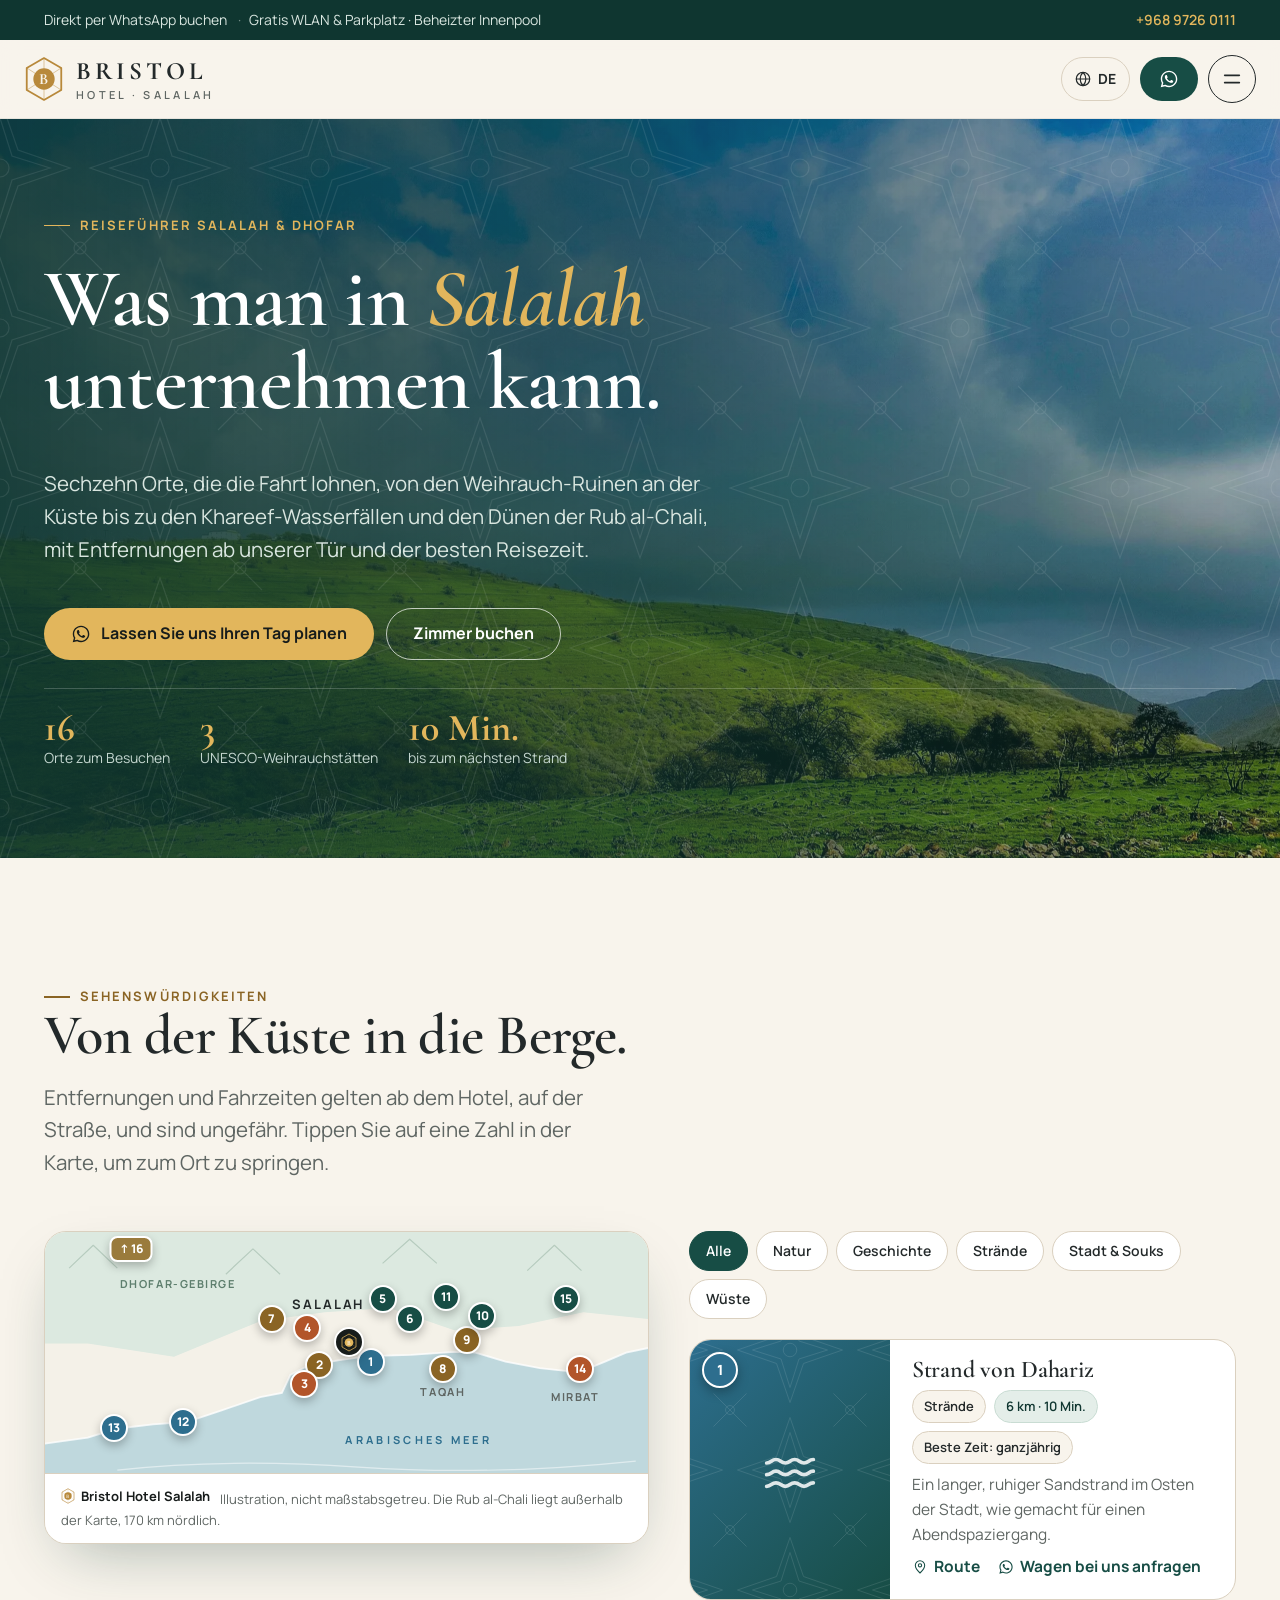
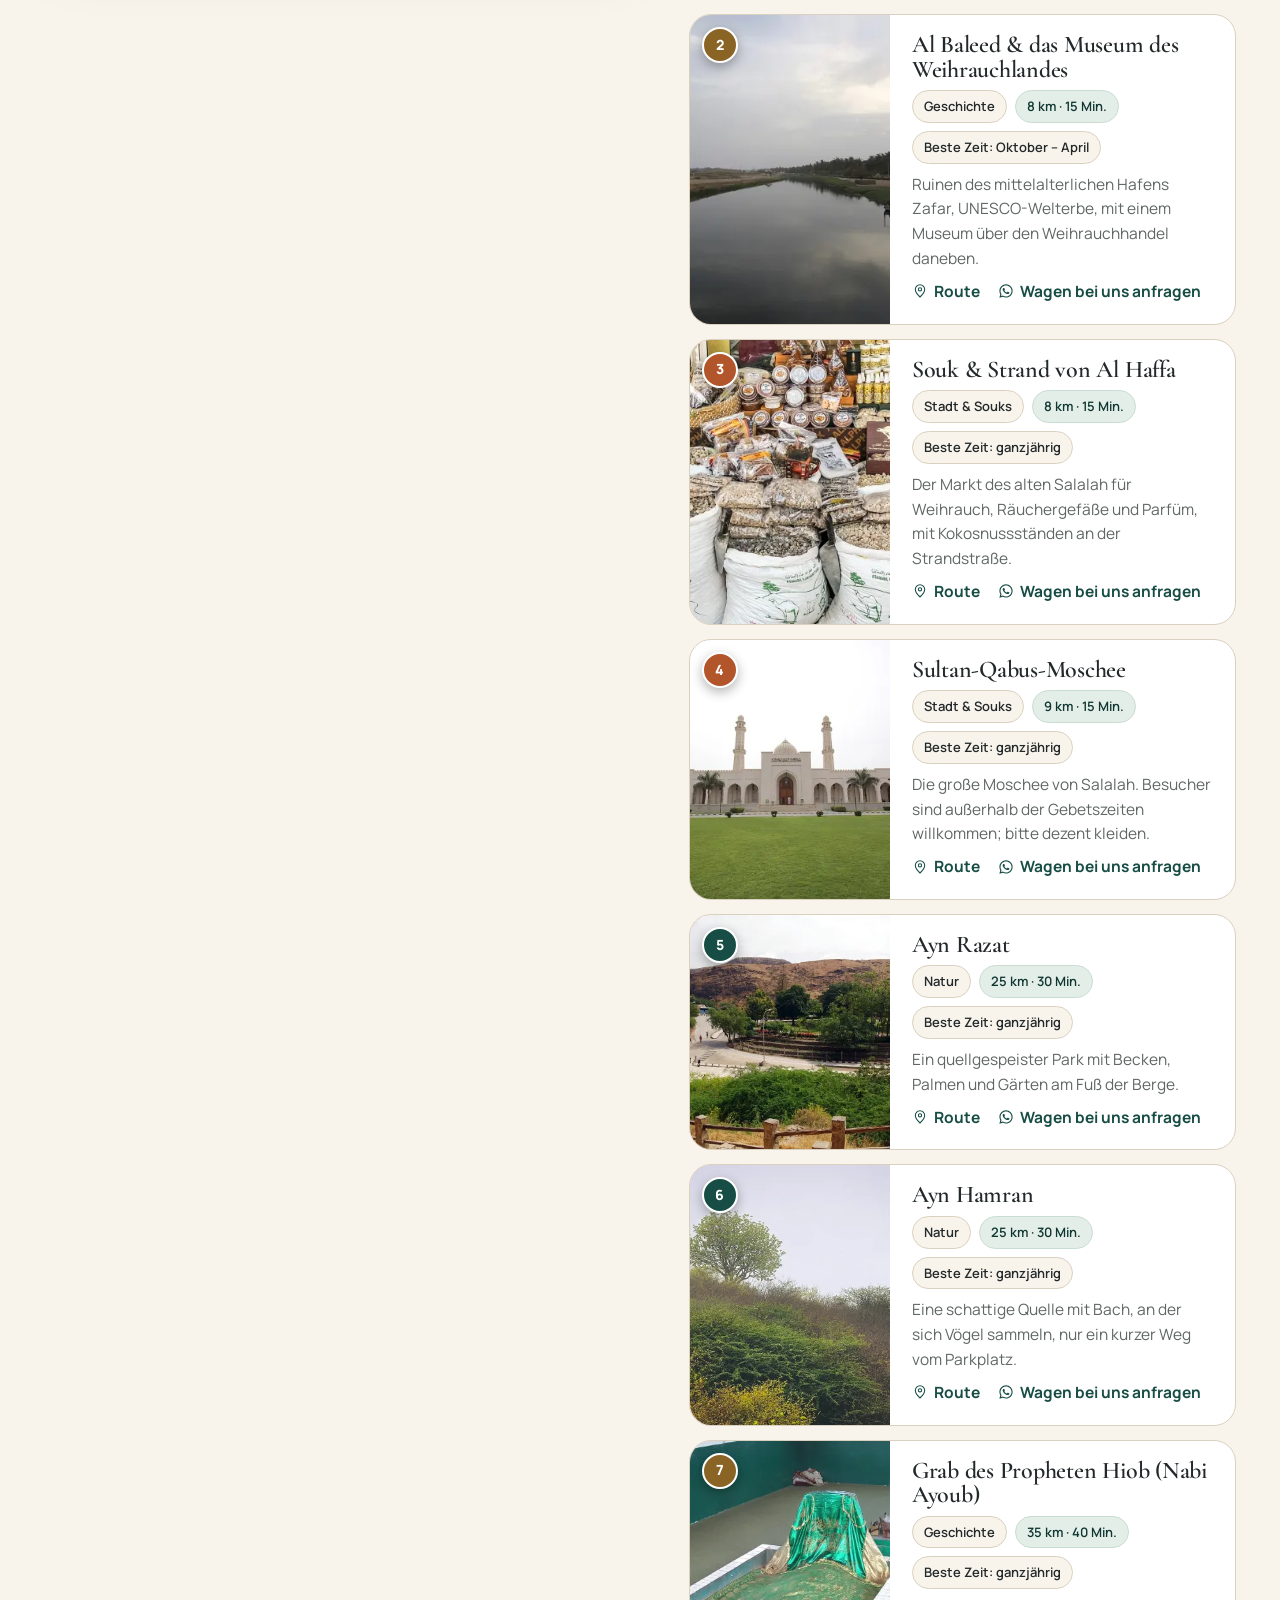
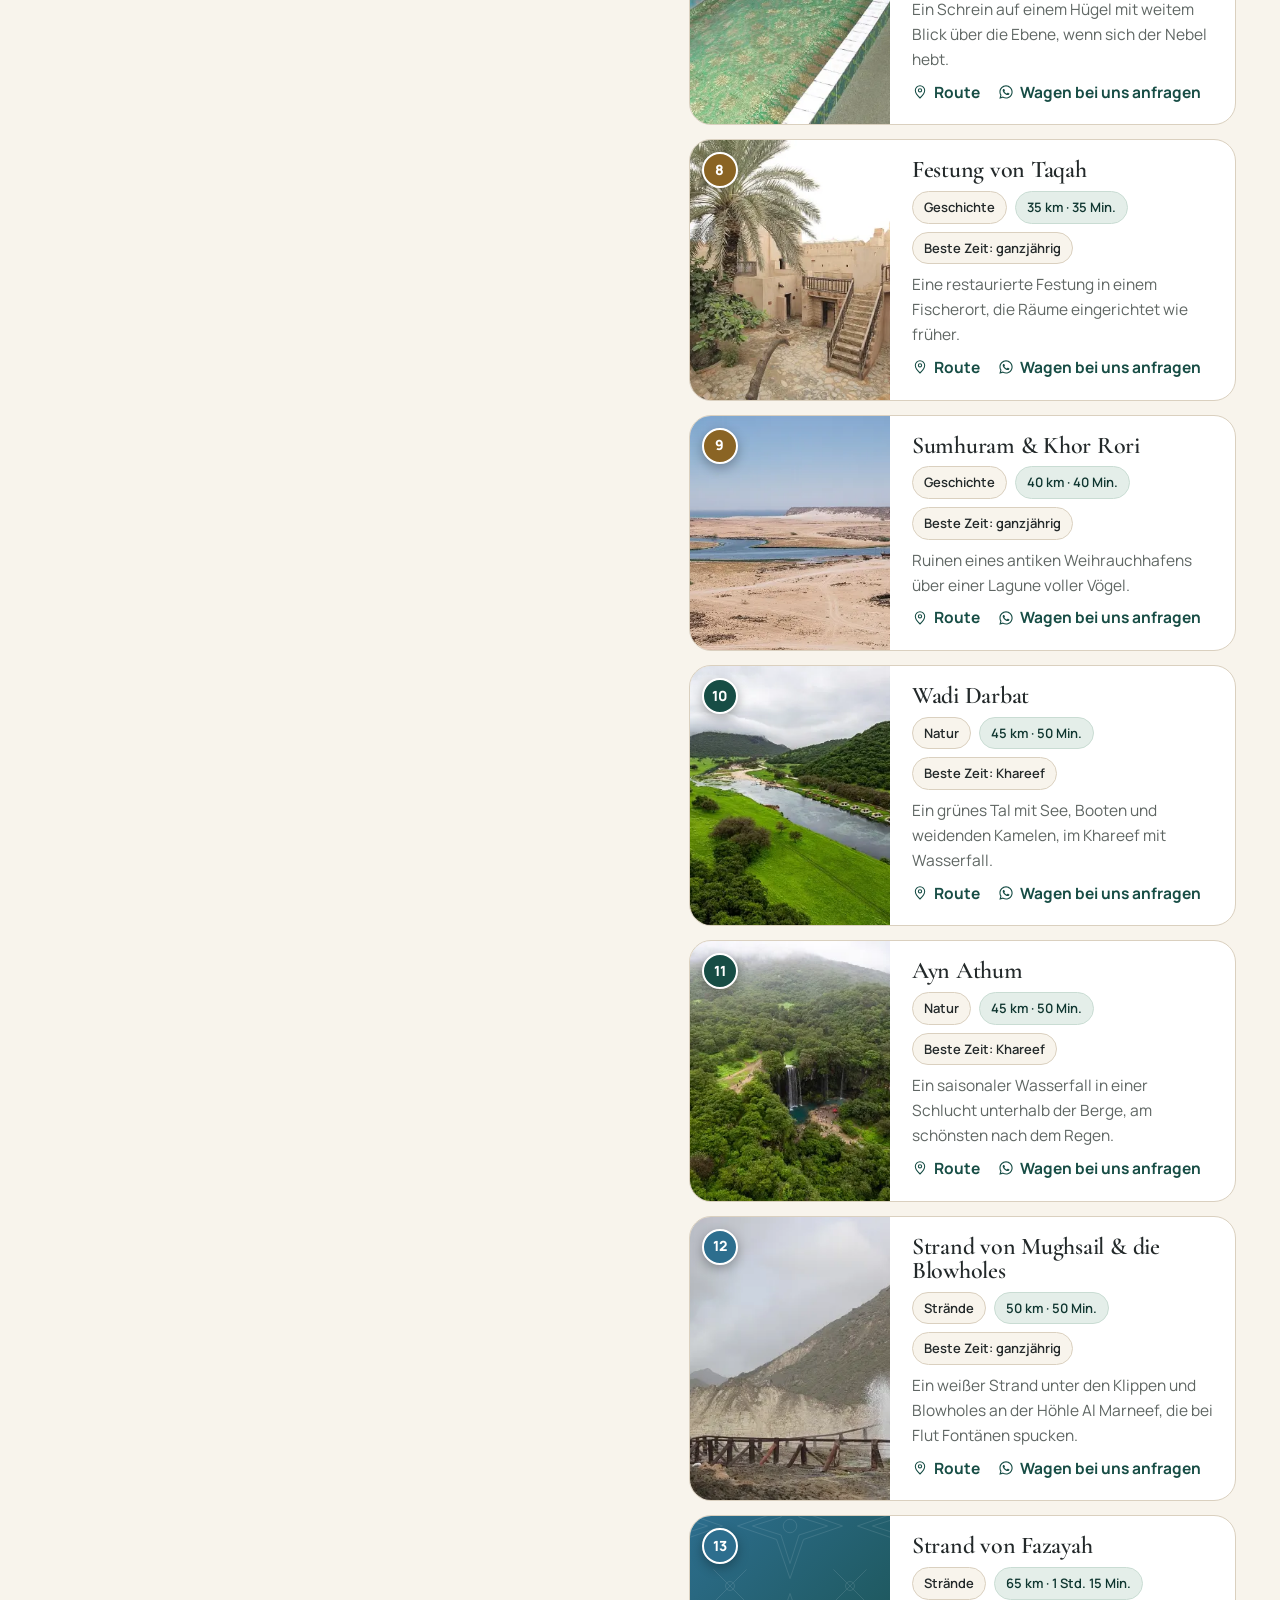
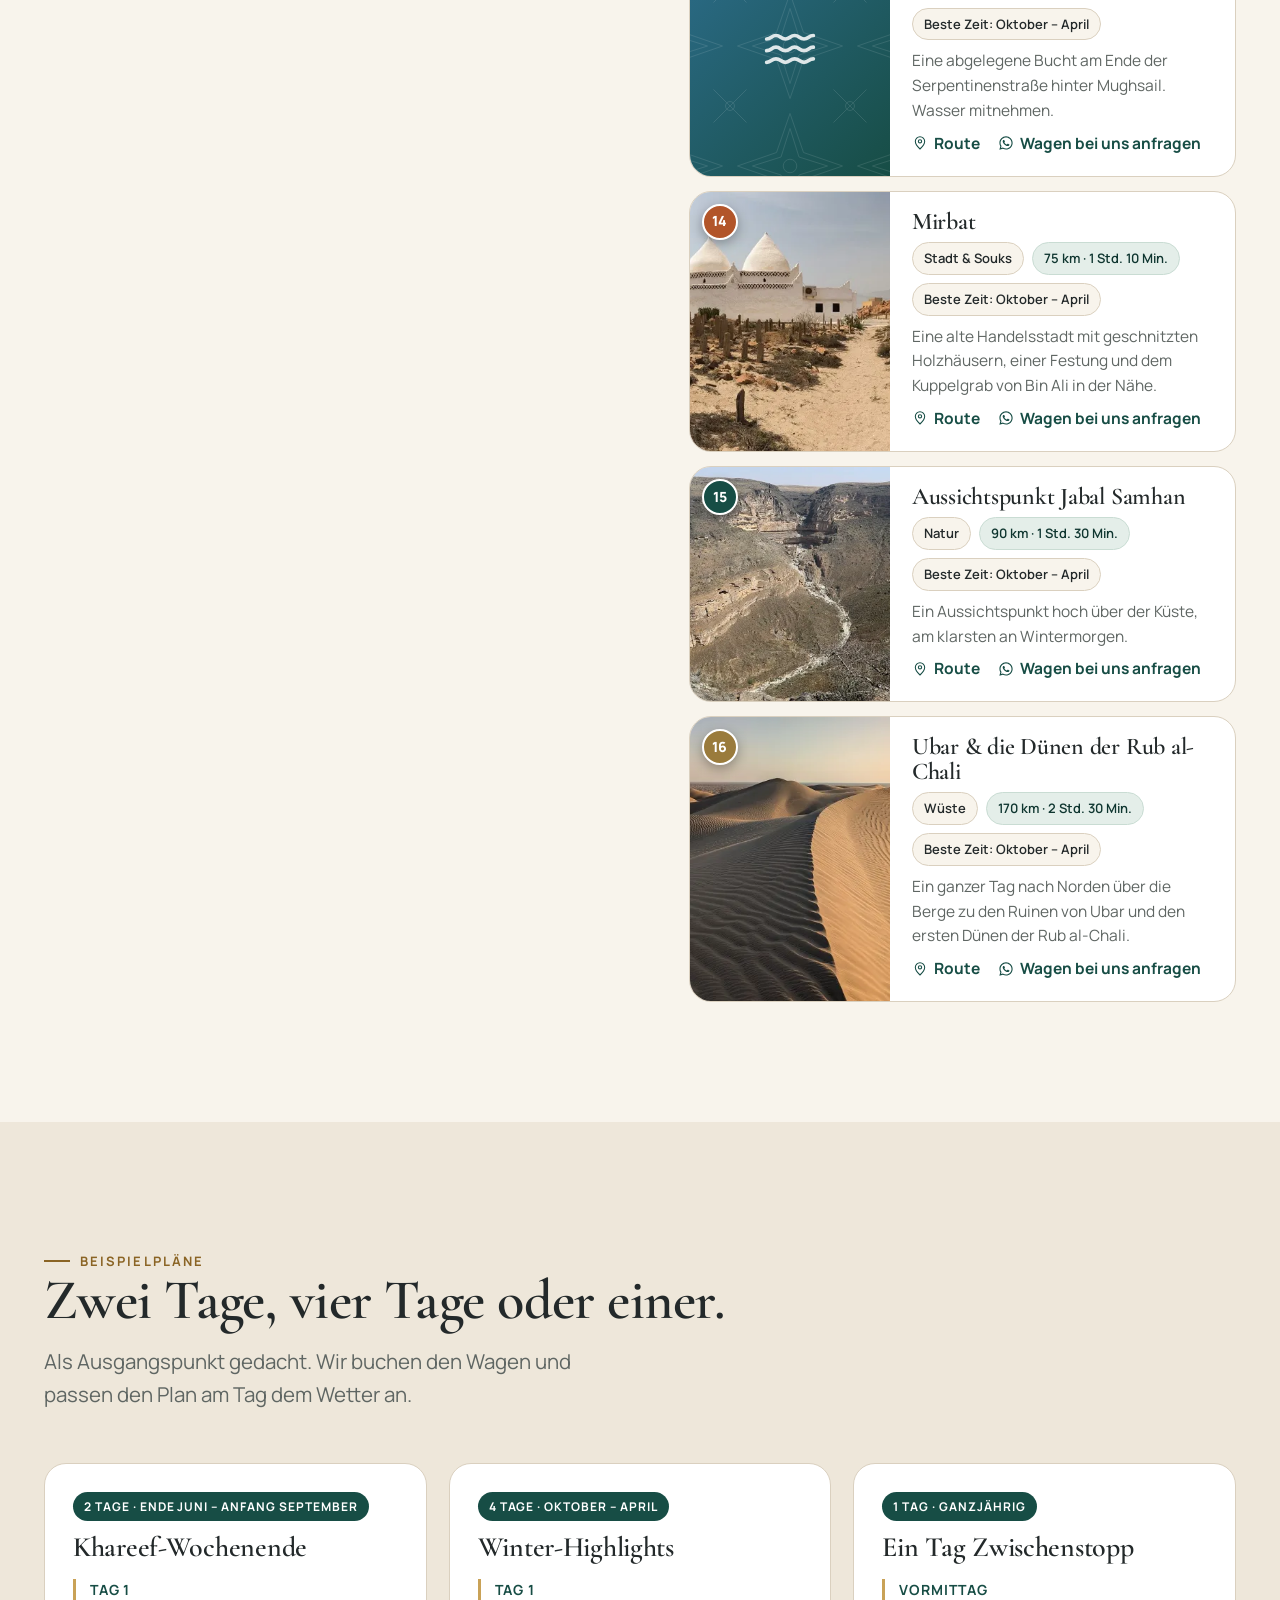
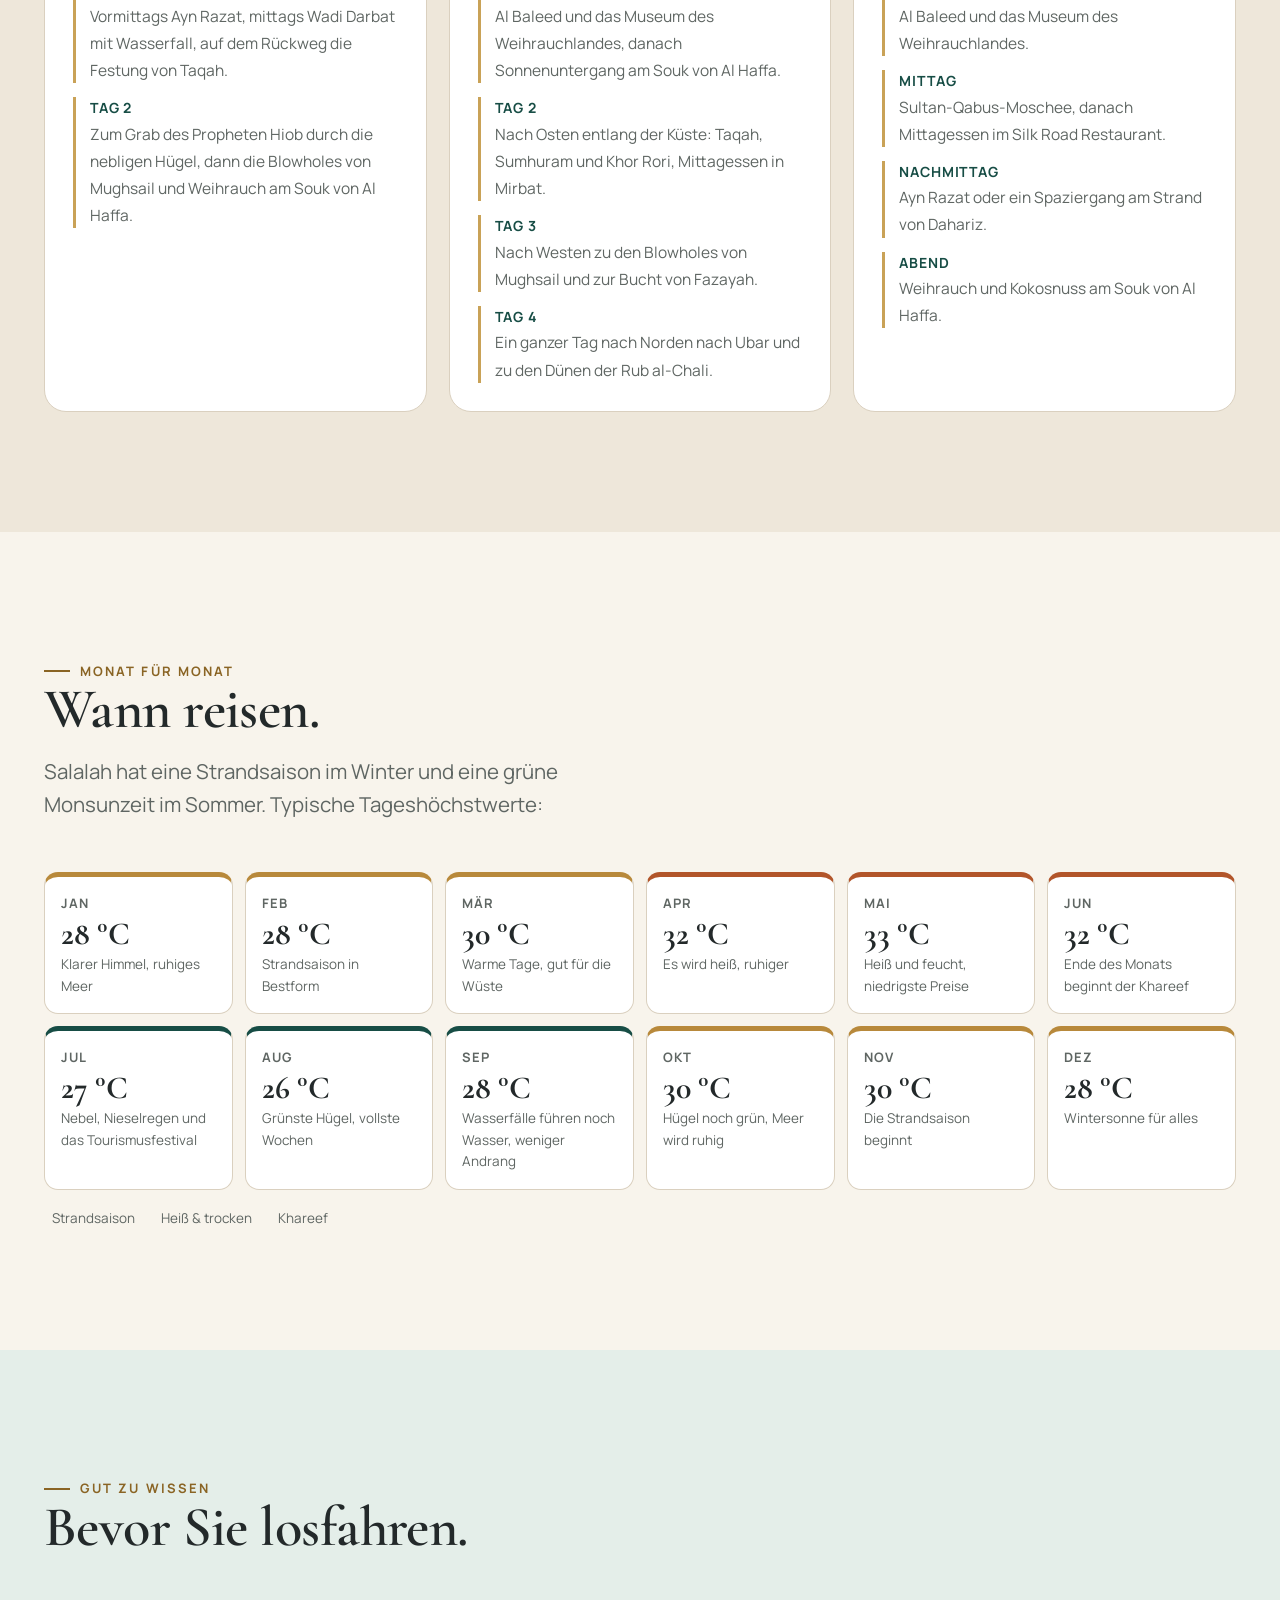
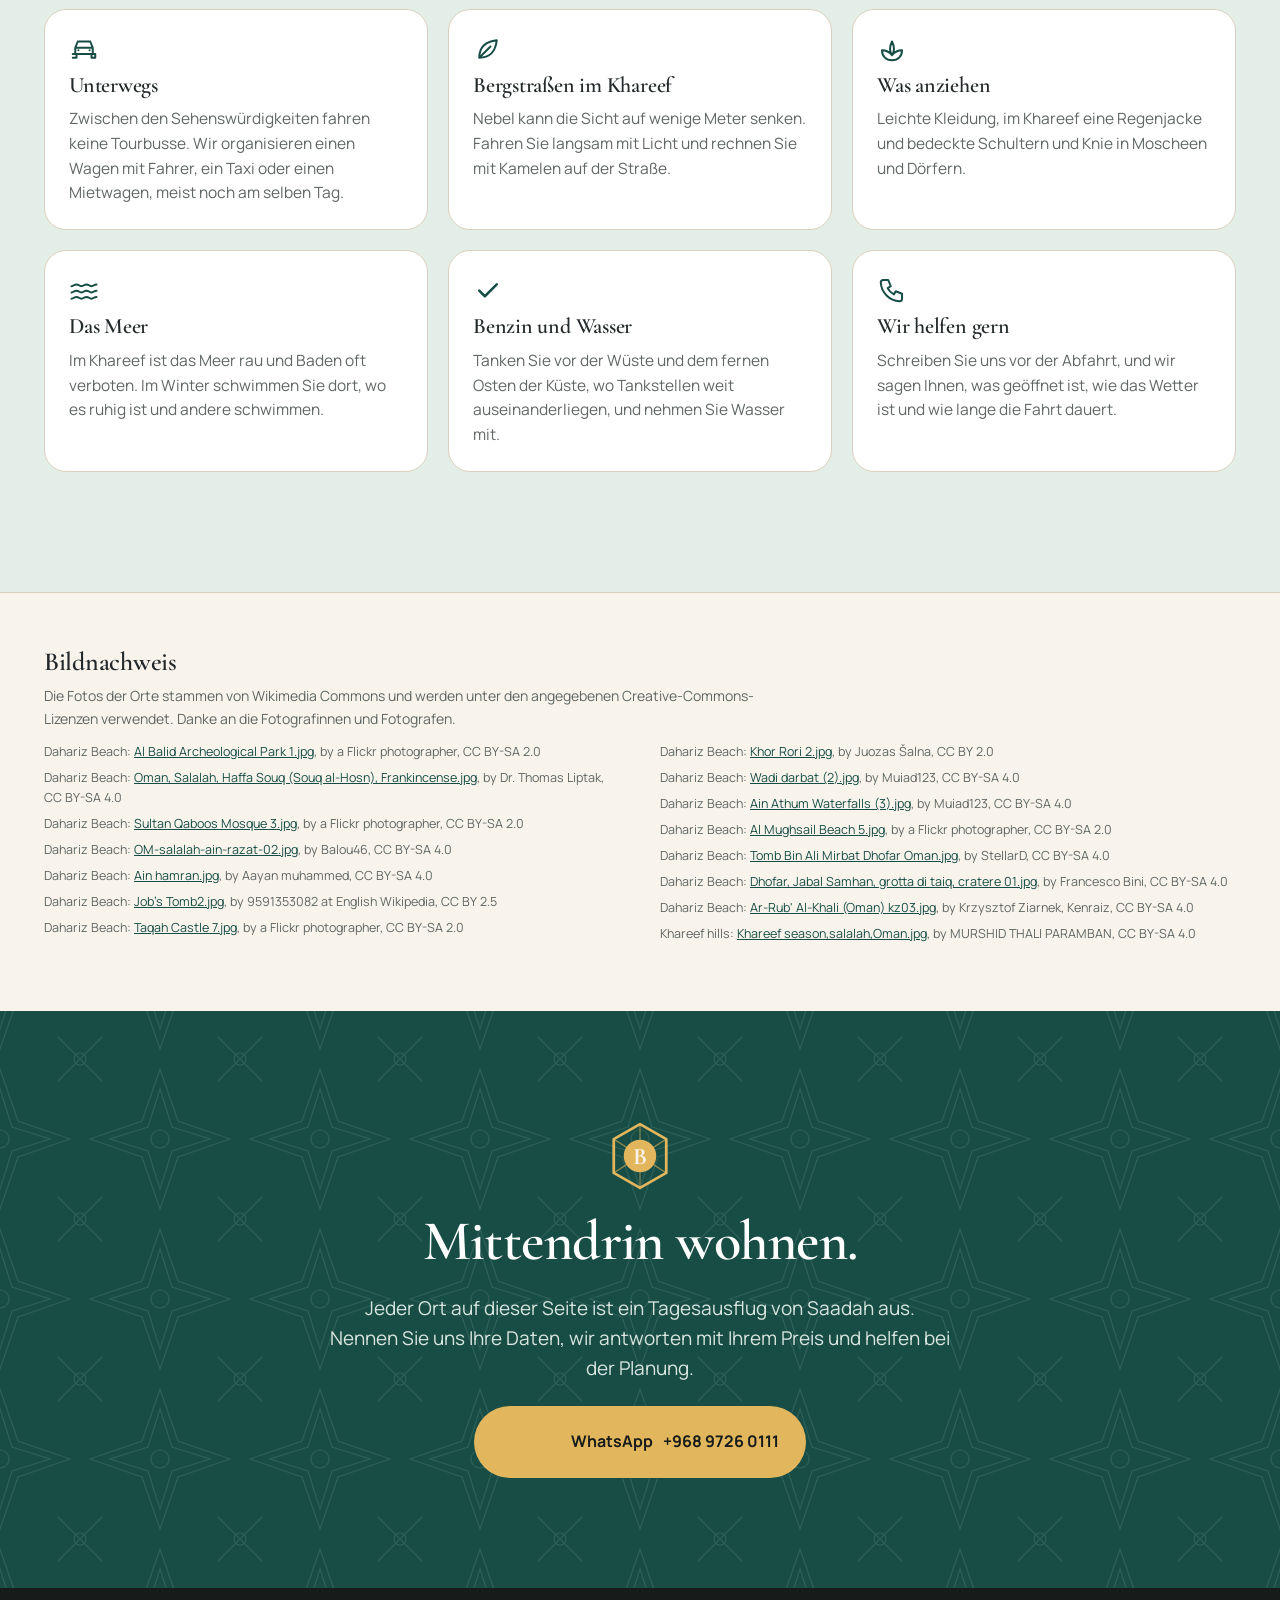
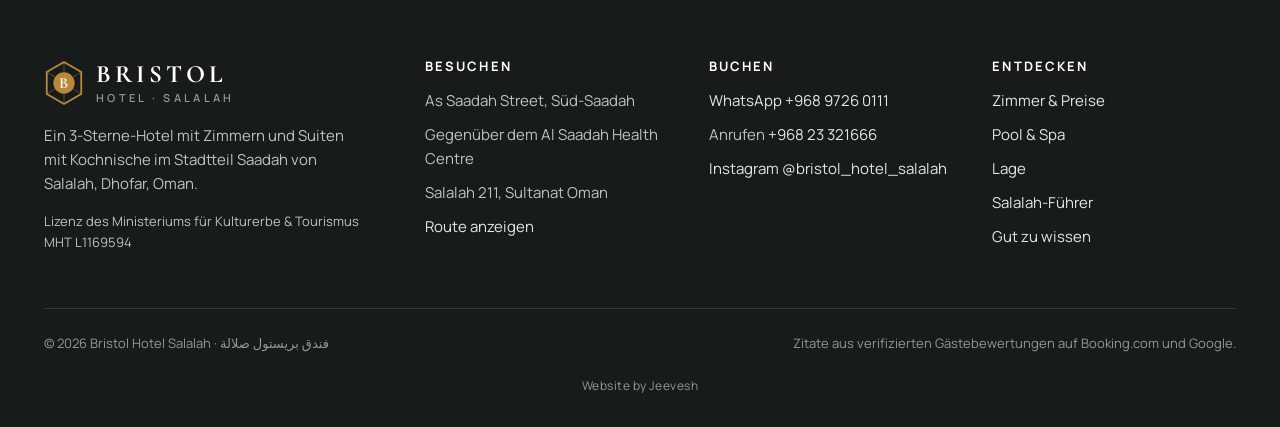
<file: de/guide/index.html>
<!DOCTYPE html>
<html lang="de" dir="ltr">
<head>
<meta charset="utf-8">
<meta name="viewport" content="width=device-width, initial-scale=1">
<title>Salalah erleben | Reiseführer vom Bristol Hotel Salalah</title>
<meta name="description" content="Was man in Salalah und Dhofar sehen sollte: Wadi Darbat, Al Baleed, Mughsail, Mirbat und die Rub al-Chali, mit Entfernungen ab dem Hotel, Karten, Beispielplänen und den besten Monaten.">
<link rel="alternate" hreflang="en" href="https://www.bristolhotelsalalah.com/guide/">
<link rel="alternate" hreflang="ar" href="https://www.bristolhotelsalalah.com/ar/guide/">
<link rel="alternate" hreflang="hi" href="https://www.bristolhotelsalalah.com/hi/guide/">
<link rel="alternate" hreflang="de" href="https://www.bristolhotelsalalah.com/de/guide/">
<link rel="alternate" hreflang="ru" href="https://www.bristolhotelsalalah.com/ru/guide/">
<link rel="alternate" hreflang="fr" href="https://www.bristolhotelsalalah.com/fr/guide/">
<link rel="alternate" hreflang="it" href="https://www.bristolhotelsalalah.com/it/guide/">
<link rel="alternate" hreflang="pl" href="https://www.bristolhotelsalalah.com/pl/guide/">
<link rel="alternate" hreflang="zh-Hans" href="https://www.bristolhotelsalalah.com/zh/guide/">
<link rel="alternate" hreflang="x-default" href="https://www.bristolhotelsalalah.com/guide/">
<link rel="canonical" href="https://www.bristolhotelsalalah.com/de/guide/">
<meta name="theme-color" content="#0F3630">
<link rel="icon" href="../../favicon.ico" sizes="32x32">
<link rel="icon" href="../../assets/img/favicon.svg" type="image/svg+xml">
<link rel="apple-touch-icon" href="../../assets/img/apple-touch-icon.png">
<meta property="og:type" content="website">
<meta property="og:title" content="Was man in Salalah unternehmen kann">
<meta property="og:description" content="Was man in Salalah und Dhofar sehen sollte: Wadi Darbat, Al Baleed, Mughsail, Mirbat und die Rub al-Chali, mit Entfernungen ab dem Hotel, Karten, Beispielplänen und den besten Monaten.">
<meta property="og:image" content="https://www.bristolhotelsalalah.com/assets/img/og-image.jpg">
<meta property="og:url" content="https://www.bristolhotelsalalah.com/de/guide/">
<meta name="twitter:card" content="summary_large_image">
<link rel="stylesheet" href="../../assets/css/fonts.css?v=ed025330">
<link rel="stylesheet" href="../../assets/css/style.css?v=004c1067">
<script type="application/ld+json">{"@context": "https://schema.org", "@type": "ItemList", "name": "Was man in Salalah unternehmen kann", "itemListElement": [{"@type": "ListItem", "position": 1, "item": {"@type": "TouristAttraction", "name": "Strand von Dahariz", "description": "Ein langer, ruhiger Sandstrand im Osten der Stadt, wie gemacht für einen Abendspaziergang.", "url": "https://www.bristolhotelsalalah.com/guide/#p-dahariz", "geo": {"@type": "GeoCoordinates", "latitude": 17.03, "longitude": 54.175}}}, {"@type": "ListItem", "position": 2, "item": {"@type": "TouristAttraction", "name": "Al Baleed & das Museum des Weihrauchlandes", "description": "Ruinen des mittelalterlichen Hafens Zafar, UNESCO-Welterbe, mit einem Museum über den Weihrauchhandel daneben.", "url": "https://www.bristolhotelsalalah.com/guide/#p-baleed", "geo": {"@type": "GeoCoordinates", "latitude": 17.0144, "longitude": 54.1306}}}, {"@type": "ListItem", "position": 3, "item": {"@type": "TouristAttraction", "name": "Souk & Strand von Al Haffa", "description": "Der Markt des alten Salalah für Weihrauch, Räuchergefäße und Parfüm, mit Kokosnussständen an der Strandstraße.", "url": "https://www.bristolhotelsalalah.com/guide/#p-haffa", "geo": {"@type": "GeoCoordinates", "latitude": 17.0158, "longitude": 54.11}}}, {"@type": "ListItem", "position": 4, "item": {"@type": "TouristAttraction", "name": "Sultan-Qabus-Moschee", "description": "Die große Moschee von Salalah. Besucher sind außerhalb der Gebetszeiten willkommen; bitte dezent kleiden.", "url": "https://www.bristolhotelsalalah.com/guide/#p-mosque", "geo": {"@type": "GeoCoordinates", "latitude": 17.0175, "longitude": 54.088}}}, {"@type": "ListItem", "position": 5, "item": {"@type": "TouristAttraction", "name": "Ayn Razat", "description": "Ein quellgespeister Park mit Becken, Palmen und Gärten am Fuß der Berge.", "url": "https://www.bristolhotelsalalah.com/guide/#p-razat", "geo": {"@type": "GeoCoordinates", "latitude": 17.135, "longitude": 54.236}}}, {"@type": "ListItem", "position": 6, "item": {"@type": "TouristAttraction", "name": "Ayn Hamran", "description": "Eine schattige Quelle mit Bach, an der sich Vögel sammeln, nur ein kurzer Weg vom Parkplatz.", "url": "https://www.bristolhotelsalalah.com/guide/#p-hamran", "geo": {"@type": "GeoCoordinates", "latitude": 17.103, "longitude": 54.276}}}, {"@type": "ListItem", "position": 7, "item": {"@type": "TouristAttraction", "name": "Grab des Propheten Hiob (Nabi Ayoub)", "description": "Ein Schrein auf einem Hügel mit weitem Blick über die Ebene, wenn sich der Nebel hebt.", "url": "https://www.bristolhotelsalalah.com/guide/#p-job", "geo": {"@type": "GeoCoordinates", "latitude": 17.106, "longitude": 53.977}}}, {"@type": "ListItem", "position": 8, "item": {"@type": "TouristAttraction", "name": "Festung von Taqah", "description": "Eine restaurierte Festung in einem Fischerort, die Räume eingerichtet wie früher.", "url": "https://www.bristolhotelsalalah.com/guide/#p-taqah", "geo": {"@type": "GeoCoordinates", "latitude": 17.0375, "longitude": 54.4019}}}, {"@type": "ListItem", "position": 9, "item": {"@type": "TouristAttraction", "name": "Sumhuram & Khor Rori", "description": "Ruinen eines antiken Weihrauchhafens über einer Lagune voller Vögel.", "url": "https://www.bristolhotelsalalah.com/guide/#p-khor-rori", "geo": {"@type": "GeoCoordinates", "latitude": 17.039, "longitude": 54.432}}}, {"@type": "ListItem", "position": 10, "item": {"@type": "TouristAttraction", "name": "Wadi Darbat", "description": "Ein grünes Tal mit See, Booten und weidenden Kamelen, im Khareef mit Wasserfall.", "url": "https://www.bristolhotelsalalah.com/guide/#p-darbat", "geo": {"@type": "GeoCoordinates", "latitude": 17.104, "longitude": 54.453}}}, {"@type": "ListItem", "position": 11, "item": {"@type": "TouristAttraction", "name": "Ayn Athum", "description": "Ein saisonaler Wasserfall in einer Schlucht unterhalb der Berge, am schönsten nach dem Regen.", "url": "https://www.bristolhotelsalalah.com/guide/#p-athum", "geo": {"@type": "GeoCoordinates", "latitude": 17.126, "longitude": 54.413}}}, {"@type": "ListItem", "position": 12, "item": {"@type": "TouristAttraction", "name": "Strand von Mughsail & die Blowholes", "description": "Ein weißer Strand unter den Klippen und Blowholes an der Höhle Al Marneef, die bei Flut Fontänen spucken.", "url": "https://www.bristolhotelsalalah.com/guide/#p-mughsail", "geo": {"@type": "GeoCoordinates", "latitude": 16.875, "longitude": 53.77}}}, {"@type": "ListItem", "position": 13, "item": {"@type": "TouristAttraction", "name": "Strand von Fazayah", "description": "Eine abgelegene Bucht am Ende der Serpentinenstraße hinter Mughsail. Wasser mitnehmen.", "url": "https://www.bristolhotelsalalah.com/guide/#p-fazayah", "geo": {"@type": "GeoCoordinates", "latitude": 16.86, "longitude": 53.61}}}, {"@type": "ListItem", "position": 14, "item": {"@type": "TouristAttraction", "name": "Mirbat", "description": "Eine alte Handelsstadt mit geschnitzten Holzhäusern, einer Festung und dem Kuppelgrab von Bin Ali in der Nähe.", "url": "https://www.bristolhotelsalalah.com/guide/#p-mirbat", "geo": {"@type": "GeoCoordinates", "latitude": 16.993, "longitude": 54.693}}}, {"@type": "ListItem", "position": 15, "item": {"@type": "TouristAttraction", "name": "Aussichtspunkt Jabal Samhan", "description": "Ein Aussichtspunkt hoch über der Küste, am klarsten an Wintermorgen.", "url": "https://www.bristolhotelsalalah.com/guide/#p-samhan", "geo": {"@type": "GeoCoordinates", "latitude": 17.15, "longitude": 54.66}}}, {"@type": "ListItem", "position": 16, "item": {"@type": "TouristAttraction", "name": "Ubar & die Dünen der Rub al-Chali", "description": "Ein ganzer Tag nach Norden über die Berge zu den Ruinen von Ubar und den ersten Dünen der Rub al-Chali.", "url": "https://www.bristolhotelsalalah.com/guide/#p-desert", "geo": {"@type": "GeoCoordinates", "latitude": 18.26, "longitude": 53.65}}}]}</script>
</head>
<body>
<a class="skip" href="#main">Zum Inhalt springen</a>

<svg width="0" height="0" class="icons" aria-hidden="true">
  <symbol id="i-mark" viewBox="0 0 48 56"><path fill="none" stroke="currentColor" stroke-width="2.2" stroke-linejoin="round" d="M24 2.5 L45 14.5 L45 41.5 L24 53.5 L3 41.5 L3 14.5 Z"/><path fill="none" stroke="currentColor" stroke-width="1" opacity=".55" d="M24 2.5 L24 53.5 M3 14.5 L45 41.5 M45 14.5 L3 41.5"/><circle cx="24" cy="28" r="13" fill="currentColor"/><text x="24" y="34.5" text-anchor="middle" font-family="Cormorant Garamond, Georgia, serif" font-size="19" font-weight="700" fill="#F8F4EC">B</text></symbol>
  <symbol id="i-camera" viewBox="0 0 24 24"><path fill="none" stroke="currentColor" stroke-width="1.8" stroke-linecap="round" stroke-linejoin="round" d="M4 8h3l2-3h6l2 3h3v11H4z"/><circle cx="12" cy="13" r="3.5" fill="none" stroke="currentColor" stroke-width="1.8"/></symbol>
  <symbol id="i-chev" viewBox="0 0 24 24"><path fill="none" stroke="currentColor" stroke-width="2.2" stroke-linecap="round" stroke-linejoin="round" d="M9 5l7 7-7 7"/></symbol>
  <symbol id="i-x" viewBox="0 0 24 24"><path fill="none" stroke="currentColor" stroke-width="2.2" stroke-linecap="round" d="M6 6l12 12M18 6L6 18"/></symbol>
  <symbol id="i-wa" viewBox="0 0 24 24"><path fill="currentColor" d="M12.04 2C6.58 2 2.13 6.45 2.13 11.91c0 1.75.46 3.45 1.32 4.95L2.05 22l5.25-1.38a9.86 9.86 0 0 0 4.74 1.21c5.46 0 9.91-4.45 9.91-9.91C21.95 6.45 17.5 2 12.04 2zm0 18.15a8.2 8.2 0 0 1-4.19-1.15l-.3-.18-3.12.82.83-3.04-.2-.31a8.23 8.23 0 0 1-1.26-4.38c0-4.54 3.7-8.24 8.24-8.24 4.54 0 8.24 3.7 8.24 8.24 0 4.54-3.7 8.24-8.24 8.24zm4.52-6.16c-.25-.12-1.47-.72-1.69-.81-.23-.08-.39-.12-.56.12-.17.25-.64.81-.78.97-.14.17-.29.19-.54.06-.25-.12-1.05-.39-1.99-1.23-.74-.66-1.23-1.47-1.38-1.72-.14-.25-.02-.38.11-.51.11-.11.25-.29.37-.43.12-.14.17-.25.25-.41.08-.17.04-.31-.02-.43-.06-.12-.56-1.34-.76-1.84-.2-.48-.41-.42-.56-.43h-.48c-.17 0-.43.06-.66.31-.23.25-.86.85-.86 2.07 0 1.22.89 2.4 1.01 2.56.12.17 1.75 2.67 4.23 3.74.59.26 1.05.41 1.41.52.59.19 1.13.16 1.56.1.48-.07 1.47-.6 1.67-1.18.21-.58.21-1.07.14-1.18-.06-.1-.22-.16-.47-.28z"/></symbol>
  <symbol id="i-cup" viewBox="0 0 24 24"><path fill="none" stroke="currentColor" stroke-width="1.6" stroke-linecap="round" stroke-linejoin="round" d="M4 9h12v5a5 5 0 0 1-5 5H9a5 5 0 0 1-5-5V9zm12 1h1.5a2.5 2.5 0 0 1 0 5H16M8 3c0 1.2 1 1.2 1 2.4M12 3c0 1.2 1 1.2 1 2.4M3 22h16"/></symbol>
  <symbol id="i-wifi" viewBox="0 0 24 24"><path fill="none" stroke="currentColor" stroke-width="1.6" stroke-linecap="round" d="M2 8.8a15 15 0 0 1 20 0M5 12.3a10 10 0 0 1 14 0M8.5 15.8a5 5 0 0 1 7 0"/><circle cx="12" cy="19.3" r="1.2" fill="currentColor"/></symbol>
  <symbol id="i-car" viewBox="0 0 24 24"><path fill="none" stroke="currentColor" stroke-width="1.6" stroke-linecap="round" stroke-linejoin="round" d="M5 16V11l2-5h10l2 5v5M3 16h18v3h-3v-3M6 16v3H3M7.5 13h.01M16.5 13h.01M5 11h14"/></symbol>
  <symbol id="i-bell" viewBox="0 0 24 24"><path fill="none" stroke="currentColor" stroke-width="1.6" stroke-linecap="round" stroke-linejoin="round" d="M4 17h16M6 17a6 6 0 0 1 12 0M12 8V6M10 6h4M3 20h18"/></symbol>
  <symbol id="i-spa" viewBox="0 0 24 24"><path fill="none" stroke="currentColor" stroke-width="1.6" stroke-linecap="round" stroke-linejoin="round" d="M12 21c-5 0-8-3.5-8-8 3.5 0 6 1.5 8 4 2-2.5 4.5-4 8-4 0 4.5-3 8-8 8zM12 17c-2-3-2-7 0-11 2 4 2 8 0 11z"/></symbol>
  <symbol id="i-check" viewBox="0 0 24 24"><path fill="none" stroke="currentColor" stroke-width="2" stroke-linecap="round" stroke-linejoin="round" d="M5 12.5l4.5 4.5L19 7.5"/></symbol>
  <symbol id="i-plane" viewBox="0 0 24 24"><path fill="none" stroke="currentColor" stroke-width="1.6" stroke-linecap="round" stroke-linejoin="round" d="M10.5 13.5L3 11l1.5-1.5 8 1L17 6a2 2 0 0 1 3 3l-4.5 4.5 1 8L15 23l-2.5-7.5L9 19v3l-1.5 1L6 19.5 2.5 18l1-1.5h3l3.5-3.5"/></symbol>
  <symbol id="i-pin" viewBox="0 0 24 24"><path fill="none" stroke="currentColor" stroke-width="1.6" stroke-linecap="round" stroke-linejoin="round" d="M12 21s-7-6.2-7-11.5a7 7 0 0 1 14 0C19 14.8 12 21 12 21z"/><circle cx="12" cy="9.5" r="2.5" fill="none" stroke="currentColor" stroke-width="1.6"/></symbol>
  <symbol id="i-menu" viewBox="0 0 24 24"><path fill="none" stroke="currentColor" stroke-width="1.8" stroke-linecap="round" d="M4 8h16M4 16h16"/></symbol>
  <symbol id="i-family" viewBox="0 0 24 24"><path fill="none" stroke="currentColor" stroke-width="1.6" stroke-linecap="round" stroke-linejoin="round" d="M7 7a2.5 2.5 0 1 0 0-.01M17 7a2.5 2.5 0 1 0 0-.01M3 20v-5a4 4 0 0 1 8 0v5M13 20v-5a4 4 0 0 1 8 0v5"/></symbol>
  <symbol id="i-sofa" viewBox="0 0 24 24"><path fill="none" stroke="currentColor" stroke-width="1.6" stroke-linecap="round" stroke-linejoin="round" d="M4 11V8a3 3 0 0 1 3-3h10a3 3 0 0 1 3 3v3M2 13a2 2 0 0 1 4 0v2h12v-2a2 2 0 0 1 4 0v5H2v-5zM5 18v2M19 18v2"/></symbol>
  <symbol id="i-kitchen" viewBox="0 0 24 24"><path fill="none" stroke="currentColor" stroke-width="1.6" stroke-linecap="round" stroke-linejoin="round" d="M4 10h16v3a6 6 0 0 1-6 6h-4a6 6 0 0 1-6-6v-3zM2 10h20M8 4c0 1.2 1 1.2 1 2.4M12 4c0 1.2 1 1.2 1 2.4M16 4c0 1.2 1 1.2 1 2.4M8 22h8"/></symbol>
  <symbol id="i-balcony" viewBox="0 0 24 24"><path fill="none" stroke="currentColor" stroke-width="1.6" stroke-linecap="round" stroke-linejoin="round" d="M3 20l5-8 3 5 3-9 7 12H3zM16 5a2 2 0 1 0 0-.01"/></symbol>
  <symbol id="i-steam" viewBox="0 0 24 24"><path fill="none" stroke="currentColor" stroke-width="1.6" stroke-linecap="round" d="M8 3c-1.5 2 1.5 3 0 5s1.5 3 0 5M12 3c-1.5 2 1.5 3 0 5s1.5 3 0 5M16 3c-1.5 2 1.5 3 0 5s1.5 3 0 5M3 17h18v4H3z"/></symbol>
  <symbol id="i-pool" viewBox="0 0 24 24"><path fill="none" stroke="currentColor" stroke-width="1.6" stroke-linecap="round" d="M2 17c2 0 2-1.5 4-1.5S8 17 10 17s2-1.5 4-1.5S16 17 18 17s2-1.5 4-1.5M2 21c2 0 2-1.5 4-1.5S8 21 10 21s2-1.5 4-1.5S16 21 18 21s2-1.5 4-1.5M8 13V5a2 2 0 0 1 4 0M16 13V5a2 2 0 0 0-4 0M8 9h8"/></symbol>
  <symbol id="i-gym" viewBox="0 0 24 24"><path fill="none" stroke="currentColor" stroke-width="1.6" stroke-linecap="round" stroke-linejoin="round" d="M6 8v8M3 10v4M18 8v8M21 10v4M6 12h12M3 12h0M21 12h0M5 8h2M17 8h2M5 16h2M17 16h2"/></symbol>
  <symbol id="i-leaf" viewBox="0 0 24 24"><path fill="none" stroke="currentColor" stroke-width="1.6" stroke-linecap="round" stroke-linejoin="round" d="M5 19c0-8 5-13 14-14-1 9-6 14-14 14zM5 19l9-9"/></symbol>
  <symbol id="i-column" viewBox="0 0 24 24"><path fill="none" stroke="currentColor" stroke-width="1.6" stroke-linecap="round" stroke-linejoin="round" d="M4 21h16M5 18h14M6 6h12M5 4h14M8 6v12M12 6v12M16 6v12"/></symbol>
  <symbol id="i-wave" viewBox="0 0 24 24"><path fill="none" stroke="currentColor" stroke-width="1.6" stroke-linecap="round" d="M2 9c2 0 2-1.5 4-1.5S8 9 10 9s2-1.5 4-1.5S16 9 18 9s2-1.5 4-1.5M2 14c2 0 2-1.5 4-1.5S8 14 10 14s2-1.5 4-1.5S16 14 18 14s2-1.5 4-1.5M2 19c2 0 2-1.5 4-1.5S8 19 10 19s2-1.5 4-1.5S16 19 18 19s2-1.5 4-1.5"/></symbol>
  <symbol id="i-hall" viewBox="0 0 24 24"><path fill="none" stroke="currentColor" stroke-width="1.6" stroke-linecap="round" stroke-linejoin="round" d="M3 21h18M4 21V9l8-5 8 5v12M9 21v-6h6v6M12 9h.01"/></symbol>
  <symbol id="i-ig" viewBox="0 0 24 24"><rect x="3" y="3" width="18" height="18" rx="5" fill="none" stroke="currentColor" stroke-width="1.6"/><circle cx="12" cy="12" r="4" fill="none" stroke="currentColor" stroke-width="1.6"/><circle cx="17.2" cy="6.8" r="1.1" fill="currentColor"/></symbol>
  <symbol id="i-phone" viewBox="0 0 24 24"><path fill="none" stroke="currentColor" stroke-width="1.6" stroke-linecap="round" stroke-linejoin="round" d="M5 4h4l2 5-2.5 1.5a11 11 0 0 0 5 5L15 13l5 2v4a2 2 0 0 1-2 2A16 16 0 0 1 3 6a2 2 0 0 1 2-2"/></symbol>
  <symbol id="i-moon" viewBox="0 0 24 24"><path fill="none" stroke="currentColor" stroke-width="1.6" stroke-linecap="round" stroke-linejoin="round" d="M20 14.5A8 8 0 0 1 9.5 4a8 8 0 1 0 10.5 10.5z"/></symbol>
</svg>

<div class="topbar">
  <div class="container">
    <span>Direkt per WhatsApp buchen <span class="dot">·</span><span class="hide-sm">Gratis WLAN &amp; Parkplatz · Beheizter Innenpool</span></span>
    <a class="nowrap" href="https://wa.me/96897260111" data-wa>+968 9726 0111</a>
  </div>
</div>

<header class="header">
  <div class="container">
    <a class="brand" href="./../" aria-label="Bristol Hotel Salalah, Startseite">
      <svg aria-hidden="true"><use href="#i-mark"/></svg>
      <span class="brand-text"><span class="brand-name">Bristol</span><span class="brand-sub">Hotel · Salalah</span></span>
    </a>
    <nav class="nav" id="nav" aria-label="Hauptmenü">
      <a href="./../#rooms">Zimmer &amp; Suiten</a>
      <a href="./../#wellness">Pool &amp; Spa</a>
      <a href="./../#dining">Restaurant</a>
      <a href="./../#location">Lage</a>
      <a href="./../#reviews">Bewertungen</a>
      <a href="./../#events">Events</a>
      <a href="./" aria-current="page">Salalah-Führer</a>
      <a href="./../#know">Gut zu wissen</a>
    </nav>
    <div class="header-actions">
      <!--langs--><details class="langs" translate="no"><summary aria-label="Language: Deutsch"><svg viewBox="0 0 24 24" aria-hidden="true"><path fill="none" stroke="currentColor" stroke-width="1.6" d="M12 3a9 9 0 1 0 0 18 9 9 0 0 0 0-18zm-9 9h18M12 3c2.5 2.6 3.8 5.6 3.8 9s-1.3 6.4-3.8 9c-2.5-2.6-3.8-5.6-3.8-9S9.5 5.6 12 3z"/></svg>DE</summary><ul><li><a href="../../guide/" hreflang="en" lang="en">English</a></li><li><a href="../../ar/guide/" hreflang="ar" lang="ar">العربية</a></li><li><a href="../../hi/guide/" hreflang="hi" lang="hi">हिन्दी</a></li><li><a href="../../de/guide/" hreflang="de" lang="de" aria-current="true">Deutsch</a></li><li><a href="../../ru/guide/" hreflang="ru" lang="ru">Русский</a></li><li><a href="../../fr/guide/" hreflang="fr" lang="fr">Français</a></li><li><a href="../../it/guide/" hreflang="it" lang="it">Italiano</a></li><li><a href="../../pl/guide/" hreflang="pl" lang="pl">Polski</a></li><li><a href="../../zh/guide/" hreflang="zh-Hans" lang="zh-Hans">简体中文</a></li></ul></details><!--/langs-->
      <a class="btn btn-primary btn-sm" href="https://wa.me/96897260111" data-wa><svg aria-hidden="true"><use href="#i-wa"/></svg><span class="btn-wa-text">Per WhatsApp buchen</span><span class="sr-only">Per WhatsApp buchen</span></a>
      <button class="menu-btn" type="button" data-t-open="Menü öffnen" data-t-close="Menü schließen" aria-label="Menü öffnen" aria-expanded="false" aria-controls="nav"><svg aria-hidden="true"><use href="#i-menu"/></svg></button>
    </div>
  </div>
</header>

<main id="main">
<section class="ghero" id="top">
  <div class="ghero-bg"><img srcset="../../assets/img/places/hero-540.webp 540w, ../../assets/img/places/hero-800.webp 800w, ../../assets/img/places/hero-1080.webp 1080w, ../../assets/img/places/hero-1920.webp 1920w" sizes="100vw" src="../../assets/img/places/hero.jpg" alt="Grüne Hügel über dem Meer bei Salalah während des Khareef" width="1920" height="1440" fetchpriority="high"></div>
  <div class="container">
    <span class="eyebrow">Reiseführer Salalah &amp; Dhofar</span>
    <h1>Was man in <em>Salalah</em> unternehmen kann.</h1>
    <p class="lead">Sechzehn Orte, die die Fahrt lohnen, von den Weihrauch-Ruinen an der Küste bis zu den Khareef-Wasserfällen und den Dünen der Rub al-Chali, mit Entfernungen ab unserer Tür und der besten Reisezeit.</p>
    <div class="hero-ctas">
      <a class="btn btn-gold" href="https://wa.me/96897260111?text=Hi%20Bristol%20Hotel%20Salalah%2C%20can%20you%20help%20me%20plan%20a%20day%20out%3F" data-wa-fixed><svg aria-hidden="true"><use href="#i-wa"/></svg>Lassen Sie uns Ihren Tag planen</a>
      <a class="btn btn-light" href="./../#book">Zimmer buchen</a>
    </div>
    <ul class="ghero-stats">
      <li><strong>16</strong><span>Orte zum Besuchen</span></li>
      <li><strong>3</strong><span>UNESCO-Weihrauchstätten</span></li>
      <li><strong>10 Min.</strong><span>bis zum nächsten Strand</span></li>
    </ul>
  </div>
</section>

<section class="section explore" id="places" aria-label="Sehenswürdigkeiten">
  <div class="container">
    <div class="section-head reveal">
      <div>
        <span class="eyebrow">Sehenswürdigkeiten</span>
        <h2>Von der Küste in die Berge.</h2>
        <p class="lead">Entfernungen und Fahrzeiten gelten ab dem Hotel, auf der Straße, und sind ungefähr. Tippen Sie auf eine Zahl in der Karte, um zum Ort zu springen.</p>
      </div>
    </div>
    <div class="explore-grid">
      <figure class="gmap">
        <div class="gmap-canvas">
        <svg viewBox="0 0 1000 400" aria-hidden="true" focusable="false" preserveAspectRatio="none">
          <rect width="1000" height="400" fill="#F4F1E8"/>
          <path d="M-36 185 L71 185 L214 207 L357 148 L464 133 L571 126 L679 163 L786 156 L893 133 L1036 148 L1036 -15 L-36 -15 Z" fill="#DCE9E0"/>
          <path d="M40 60 L80 22 L120 60 M300 70 L345 28 L390 70 M560 52 L605 12 L650 52 M800 64 L845 22 L890 64" fill="none" stroke="#B7CCBF" stroke-width="2" stroke-linejoin="round"/>
          <path d="M-36 356 L71 341 L121 326 L179 319 L236 315 L293 296 L357 274 L393 267 L407 237 L436 222 L486 213 L536 206 L607 204 L679 199 L714 200 L764 215 L821 226 L886 233 L929 215 L964 200 L1036 185 L1050 450 L-50 450 Z" fill="#BFD8DD"/>
          <path d="M-36 356 L71 341 L121 326 L179 319 L236 315 L293 296 L357 274 L393 267 L407 237 L436 222 L486 213 L536 206 L607 204 L679 199 L714 200 L764 215 L821 226 L886 233 L929 215 L964 200 L1036 185" fill="none" stroke="#fff" stroke-width="3" opacity=".8"/>
          <path d="M120 395 Q300 375 520 390 T980 380" fill="none" stroke="#fff" stroke-width="2" opacity=".5"/>
        </svg>
        <span class="maplabel ml-salalah" aria-hidden="true">Salalah</span>
        <span class="maplabel ml-taqah" aria-hidden="true">Taqah</span>
        <span class="maplabel ml-mirbat" aria-hidden="true">Mirbat</span>
        <span class="maplabel ml-sea" aria-hidden="true">Arabisches Meer</span>
        <span class="maplabel ml-hills" aria-hidden="true">Dhofar-Gebirge</span>
        <span class="pin pin-hotel"><svg aria-hidden="true"><use href="#i-mark"/></svg></span>
        <button class="pin pin-dahariz pin-cat-beach" type="button" data-id="p-dahariz" data-cat="beach" aria-label="Strand von Dahariz">1</button>
        <button class="pin pin-baleed pin-cat-history" type="button" data-id="p-baleed" data-cat="history" aria-label="Al Baleed &amp; das Museum des Weihrauchlandes">2</button>
        <button class="pin pin-haffa pin-cat-town" type="button" data-id="p-haffa" data-cat="town" aria-label="Souk &amp; Strand von Al Haffa">3</button>
        <button class="pin pin-mosque pin-cat-town" type="button" data-id="p-mosque" data-cat="town" aria-label="Sultan-Qabus-Moschee">4</button>
        <button class="pin pin-razat pin-cat-nature" type="button" data-id="p-razat" data-cat="nature" aria-label="Ayn Razat">5</button>
        <button class="pin pin-hamran pin-cat-nature" type="button" data-id="p-hamran" data-cat="nature" aria-label="Ayn Hamran">6</button>
        <button class="pin pin-job pin-cat-history" type="button" data-id="p-job" data-cat="history" aria-label="Grab des Propheten Hiob (Nabi Ayoub)">7</button>
        <button class="pin pin-taqah pin-cat-history" type="button" data-id="p-taqah" data-cat="history" aria-label="Festung von Taqah">8</button>
        <button class="pin pin-khor-rori pin-cat-history" type="button" data-id="p-khor-rori" data-cat="history" aria-label="Sumhuram &amp; Khor Rori">9</button>
        <button class="pin pin-darbat pin-cat-nature" type="button" data-id="p-darbat" data-cat="nature" aria-label="Wadi Darbat">10</button>
        <button class="pin pin-athum pin-cat-nature" type="button" data-id="p-athum" data-cat="nature" aria-label="Ayn Athum">11</button>
        <button class="pin pin-mughsail pin-cat-beach" type="button" data-id="p-mughsail" data-cat="beach" aria-label="Strand von Mughsail &amp; die Blowholes">12</button>
        <button class="pin pin-fazayah pin-cat-beach" type="button" data-id="p-fazayah" data-cat="beach" aria-label="Strand von Fazayah">13</button>
        <button class="pin pin-mirbat pin-cat-town" type="button" data-id="p-mirbat" data-cat="town" aria-label="Mirbat">14</button>
        <button class="pin pin-samhan pin-cat-nature" type="button" data-id="p-samhan" data-cat="nature" aria-label="Aussichtspunkt Jabal Samhan">15</button>
        <button class="pin pin-desert pin-cat-desert pin-off" type="button" data-id="p-desert" data-cat="desert" aria-label="Ubar &amp; die Dünen der Rub al-Chali">↑ 16</button>
        </div>
        <figcaption><span class="legend"><svg aria-hidden="true"><use href="#i-mark"/></svg>Bristol Hotel Salalah</span>Illustration, nicht maßstabsgetreu. Die Rub al-Chali liegt außerhalb der Karte, 170 km nördlich.</figcaption>
      </figure>
      <div>
        <div class="tabs pfilter" role="group" aria-label="Orte filtern">
          <button class="tab is-active" type="button" data-filter="all" aria-pressed="true">Alle</button>
          <button class="tab" type="button" data-filter="nature" aria-pressed="false">Natur</button>
          <button class="tab" type="button" data-filter="history" aria-pressed="false">Geschichte</button>
          <button class="tab" type="button" data-filter="beach" aria-pressed="false">Strände</button>
          <button class="tab" type="button" data-filter="town" aria-pressed="false">Stadt &amp; Souks</button>
          <button class="tab" type="button" data-filter="desert" aria-pressed="false">Wüste</button>
        </div>
        <ol class="spots">
        <li class="place reveal" id="p-dahariz" data-cat="beach">
          <div class="place-media place-art"><svg aria-hidden="true"><use href="#i-wave"/></svg><span class="place-num" aria-hidden="true">1</span></div>
          <div class="place-body">
            <h3>Strand von Dahariz</h3>
            <ul class="chips"><li>Strände</li><li>6 km · 10 Min.</li><li>Beste Zeit: ganzjährig</li></ul>
            <p>Ein langer, ruhiger Sandstrand im Osten der Stadt, wie gemacht für einen Abendspaziergang.</p>
            <p class="place-links"><a href="https://www.google.com/maps/dir/?api=1&amp;origin=17.0526615,54.1570177&amp;destination=Dahariz+Beach+Salalah&amp;travelmode=driving" target="_blank" rel="noopener"><svg aria-hidden="true"><use href="#i-pin"/></svg>Route</a><a href="https://wa.me/96897260111?text=Hi%20Bristol%20Hotel%20Salalah%2C%20I%27d%20like%20a%20car%20to%20Dahariz%20Beach.%20My%20date%3A%20" data-wa-fixed><svg aria-hidden="true"><use href="#i-wa"/></svg>Wagen bei uns anfragen</a></p>
          </div>
        </li>
        <li class="place reveal" id="p-baleed" data-cat="history">
          <div class="place-media"><img srcset="../../assets/img/places/baleed-540.webp 540w, ../../assets/img/places/baleed-800.webp 800w, ../../assets/img/places/baleed-1080.webp 960w" sizes="(max-width:700px) 100vw, 220px" src="../../assets/img/places/baleed.jpg" alt="Al Baleed &amp; das Museum des Weihrauchlandes" width="960" height="640" loading="lazy"><span class="place-num" aria-hidden="true">2</span></div>
          <div class="place-body">
            <h3>Al Baleed &amp; das Museum des Weihrauchlandes</h3>
            <ul class="chips"><li>Geschichte</li><li>8 km · 15 Min.</li><li>Beste Zeit: Oktober – April</li></ul>
            <p>Ruinen des mittelalterlichen Hafens Zafar, UNESCO-Welterbe, mit einem Museum über den Weihrauchhandel daneben.</p>
            <p class="place-links"><a href="https://www.google.com/maps/dir/?api=1&amp;origin=17.0526615,54.1570177&amp;destination=Al+Baleed+Archaeological+Park+Salalah&amp;travelmode=driving" target="_blank" rel="noopener"><svg aria-hidden="true"><use href="#i-pin"/></svg>Route</a><a href="https://wa.me/96897260111?text=Hi%20Bristol%20Hotel%20Salalah%2C%20I%27d%20like%20a%20car%20to%20Al%20Baleed%20%26%20the%20Museum%20of%20the%20Frankincense%20Land.%20My%20date%3A%20" data-wa-fixed><svg aria-hidden="true"><use href="#i-wa"/></svg>Wagen bei uns anfragen</a></p>
          </div>
        </li>
        <li class="place reveal" id="p-haffa" data-cat="town">
          <div class="place-media"><img srcset="../../assets/img/places/haffa-540.webp 540w, ../../assets/img/places/haffa-800.webp 800w, ../../assets/img/places/haffa-1080.webp 960w" sizes="(max-width:700px) 100vw, 220px" src="../../assets/img/places/haffa.jpg" alt="Souk &amp; Strand von Al Haffa" width="960" height="640" loading="lazy"><span class="place-num" aria-hidden="true">3</span></div>
          <div class="place-body">
            <h3>Souk &amp; Strand von Al Haffa</h3>
            <ul class="chips"><li>Stadt &amp; Souks</li><li>8 km · 15 Min.</li><li>Beste Zeit: ganzjährig</li></ul>
            <p>Der Markt des alten Salalah für Weihrauch, Räuchergefäße und Parfüm, mit Kokosnussständen an der Strandstraße.</p>
            <p class="place-links"><a href="https://www.google.com/maps/dir/?api=1&amp;origin=17.0526615,54.1570177&amp;destination=Al+Haffa+Souq+Salalah&amp;travelmode=driving" target="_blank" rel="noopener"><svg aria-hidden="true"><use href="#i-pin"/></svg>Route</a><a href="https://wa.me/96897260111?text=Hi%20Bristol%20Hotel%20Salalah%2C%20I%27d%20like%20a%20car%20to%20Al%20Haffa%20Souq%20%26%20Beach.%20My%20date%3A%20" data-wa-fixed><svg aria-hidden="true"><use href="#i-wa"/></svg>Wagen bei uns anfragen</a></p>
          </div>
        </li>
        <li class="place reveal" id="p-mosque" data-cat="town">
          <div class="place-media"><img srcset="../../assets/img/places/mosque-540.webp 540w, ../../assets/img/places/mosque-800.webp 800w, ../../assets/img/places/mosque-1080.webp 960w" sizes="(max-width:700px) 100vw, 220px" src="../../assets/img/places/mosque.jpg" alt="Sultan-Qabus-Moschee" width="960" height="640" loading="lazy"><span class="place-num" aria-hidden="true">4</span></div>
          <div class="place-body">
            <h3>Sultan-Qabus-Moschee</h3>
            <ul class="chips"><li>Stadt &amp; Souks</li><li>9 km · 15 Min.</li><li>Beste Zeit: ganzjährig</li></ul>
            <p>Die große Moschee von Salalah. Besucher sind außerhalb der Gebetszeiten willkommen; bitte dezent kleiden.</p>
            <p class="place-links"><a href="https://www.google.com/maps/dir/?api=1&amp;origin=17.0526615,54.1570177&amp;destination=Sultan+Qaboos+Mosque+Salalah&amp;travelmode=driving" target="_blank" rel="noopener"><svg aria-hidden="true"><use href="#i-pin"/></svg>Route</a><a href="https://wa.me/96897260111?text=Hi%20Bristol%20Hotel%20Salalah%2C%20I%27d%20like%20a%20car%20to%20Sultan%20Qaboos%20Mosque.%20My%20date%3A%20" data-wa-fixed><svg aria-hidden="true"><use href="#i-wa"/></svg>Wagen bei uns anfragen</a></p>
          </div>
        </li>
        <li class="place reveal" id="p-razat" data-cat="nature">
          <div class="place-media"><img srcset="../../assets/img/places/razat-540.webp 540w, ../../assets/img/places/razat-800.webp 800w, ../../assets/img/places/razat-1080.webp 960w" sizes="(max-width:700px) 100vw, 220px" src="../../assets/img/places/razat.jpg" alt="Ayn Razat" width="960" height="640" loading="lazy"><span class="place-num" aria-hidden="true">5</span></div>
          <div class="place-body">
            <h3>Ayn Razat</h3>
            <ul class="chips"><li>Natur</li><li>25 km · 30 Min.</li><li>Beste Zeit: ganzjährig</li></ul>
            <p>Ein quellgespeister Park mit Becken, Palmen und Gärten am Fuß der Berge.</p>
            <p class="place-links"><a href="https://www.google.com/maps/dir/?api=1&amp;origin=17.0526615,54.1570177&amp;destination=Ain+Razat+Salalah&amp;travelmode=driving" target="_blank" rel="noopener"><svg aria-hidden="true"><use href="#i-pin"/></svg>Route</a><a href="https://wa.me/96897260111?text=Hi%20Bristol%20Hotel%20Salalah%2C%20I%27d%20like%20a%20car%20to%20Ayn%20Razat.%20My%20date%3A%20" data-wa-fixed><svg aria-hidden="true"><use href="#i-wa"/></svg>Wagen bei uns anfragen</a></p>
          </div>
        </li>
        <li class="place reveal" id="p-hamran" data-cat="nature">
          <div class="place-media"><img srcset="../../assets/img/places/hamran-540.webp 540w, ../../assets/img/places/hamran-800.webp 800w, ../../assets/img/places/hamran-1080.webp 960w" sizes="(max-width:700px) 100vw, 220px" src="../../assets/img/places/hamran.jpg" alt="Ayn Hamran" width="960" height="640" loading="lazy"><span class="place-num" aria-hidden="true">6</span></div>
          <div class="place-body">
            <h3>Ayn Hamran</h3>
            <ul class="chips"><li>Natur</li><li>25 km · 30 Min.</li><li>Beste Zeit: ganzjährig</li></ul>
            <p>Eine schattige Quelle mit Bach, an der sich Vögel sammeln, nur ein kurzer Weg vom Parkplatz.</p>
            <p class="place-links"><a href="https://www.google.com/maps/dir/?api=1&amp;origin=17.0526615,54.1570177&amp;destination=Ain+Hamran+Salalah&amp;travelmode=driving" target="_blank" rel="noopener"><svg aria-hidden="true"><use href="#i-pin"/></svg>Route</a><a href="https://wa.me/96897260111?text=Hi%20Bristol%20Hotel%20Salalah%2C%20I%27d%20like%20a%20car%20to%20Ayn%20Hamran.%20My%20date%3A%20" data-wa-fixed><svg aria-hidden="true"><use href="#i-wa"/></svg>Wagen bei uns anfragen</a></p>
          </div>
        </li>
        <li class="place reveal" id="p-job" data-cat="history">
          <div class="place-media"><img srcset="../../assets/img/places/job-540.webp 540w, ../../assets/img/places/job-800.webp 800w, ../../assets/img/places/job-1080.webp 960w" sizes="(max-width:700px) 100vw, 220px" src="../../assets/img/places/job.jpg" alt="Grab des Propheten Hiob (Nabi Ayoub)" width="960" height="640" loading="lazy"><span class="place-num" aria-hidden="true">7</span></div>
          <div class="place-body">
            <h3>Grab des Propheten Hiob (Nabi Ayoub)</h3>
            <ul class="chips"><li>Geschichte</li><li>35 km · 40 Min.</li><li>Beste Zeit: ganzjährig</li></ul>
            <p>Ein Schrein auf einem Hügel mit weitem Blick über die Ebene, wenn sich der Nebel hebt.</p>
            <p class="place-links"><a href="https://www.google.com/maps/dir/?api=1&amp;origin=17.0526615,54.1570177&amp;destination=Nabi+Ayoub+Tomb+Salalah&amp;travelmode=driving" target="_blank" rel="noopener"><svg aria-hidden="true"><use href="#i-pin"/></svg>Route</a><a href="https://wa.me/96897260111?text=Hi%20Bristol%20Hotel%20Salalah%2C%20I%27d%20like%20a%20car%20to%20Tomb%20of%20the%20Prophet%20Job%20%28Nabi%20Ayoub%29.%20My%20date%3A%20" data-wa-fixed><svg aria-hidden="true"><use href="#i-wa"/></svg>Wagen bei uns anfragen</a></p>
          </div>
        </li>
        <li class="place reveal" id="p-taqah" data-cat="history">
          <div class="place-media"><img srcset="../../assets/img/places/taqah-540.webp 540w, ../../assets/img/places/taqah-800.webp 800w, ../../assets/img/places/taqah-1080.webp 960w" sizes="(max-width:700px) 100vw, 220px" src="../../assets/img/places/taqah.jpg" alt="Festung von Taqah" width="960" height="640" loading="lazy"><span class="place-num" aria-hidden="true">8</span></div>
          <div class="place-body">
            <h3>Festung von Taqah</h3>
            <ul class="chips"><li>Geschichte</li><li>35 km · 35 Min.</li><li>Beste Zeit: ganzjährig</li></ul>
            <p>Eine restaurierte Festung in einem Fischerort, die Räume eingerichtet wie früher.</p>
            <p class="place-links"><a href="https://www.google.com/maps/dir/?api=1&amp;origin=17.0526615,54.1570177&amp;destination=Taqah+Castle&amp;travelmode=driving" target="_blank" rel="noopener"><svg aria-hidden="true"><use href="#i-pin"/></svg>Route</a><a href="https://wa.me/96897260111?text=Hi%20Bristol%20Hotel%20Salalah%2C%20I%27d%20like%20a%20car%20to%20Taqah%20Castle.%20My%20date%3A%20" data-wa-fixed><svg aria-hidden="true"><use href="#i-wa"/></svg>Wagen bei uns anfragen</a></p>
          </div>
        </li>
        <li class="place reveal" id="p-khor-rori" data-cat="history">
          <div class="place-media"><img srcset="../../assets/img/places/khor-rori-540.webp 540w, ../../assets/img/places/khor-rori-800.webp 800w, ../../assets/img/places/khor-rori-1080.webp 960w" sizes="(max-width:700px) 100vw, 220px" src="../../assets/img/places/khor-rori.jpg" alt="Sumhuram &amp; Khor Rori" width="960" height="640" loading="lazy"><span class="place-num" aria-hidden="true">9</span></div>
          <div class="place-body">
            <h3>Sumhuram &amp; Khor Rori</h3>
            <ul class="chips"><li>Geschichte</li><li>40 km · 40 Min.</li><li>Beste Zeit: ganzjährig</li></ul>
            <p>Ruinen eines antiken Weihrauchhafens über einer Lagune voller Vögel.</p>
            <p class="place-links"><a href="https://www.google.com/maps/dir/?api=1&amp;origin=17.0526615,54.1570177&amp;destination=Sumhuram+Archaeological+Park&amp;travelmode=driving" target="_blank" rel="noopener"><svg aria-hidden="true"><use href="#i-pin"/></svg>Route</a><a href="https://wa.me/96897260111?text=Hi%20Bristol%20Hotel%20Salalah%2C%20I%27d%20like%20a%20car%20to%20Sumhuram%20%26%20Khor%20Rori.%20My%20date%3A%20" data-wa-fixed><svg aria-hidden="true"><use href="#i-wa"/></svg>Wagen bei uns anfragen</a></p>
          </div>
        </li>
        <li class="place reveal" id="p-darbat" data-cat="nature">
          <div class="place-media"><img srcset="../../assets/img/places/darbat-540.webp 540w, ../../assets/img/places/darbat-800.webp 800w, ../../assets/img/places/darbat-1080.webp 960w" sizes="(max-width:700px) 100vw, 220px" src="../../assets/img/places/darbat.jpg" alt="Wadi Darbat" width="960" height="640" loading="lazy"><span class="place-num" aria-hidden="true">10</span></div>
          <div class="place-body">
            <h3>Wadi Darbat</h3>
            <ul class="chips"><li>Natur</li><li>45 km · 50 Min.</li><li>Beste Zeit: Khareef</li></ul>
            <p>Ein grünes Tal mit See, Booten und weidenden Kamelen, im Khareef mit Wasserfall.</p>
            <p class="place-links"><a href="https://www.google.com/maps/dir/?api=1&amp;origin=17.0526615,54.1570177&amp;destination=Wadi+Darbat&amp;travelmode=driving" target="_blank" rel="noopener"><svg aria-hidden="true"><use href="#i-pin"/></svg>Route</a><a href="https://wa.me/96897260111?text=Hi%20Bristol%20Hotel%20Salalah%2C%20I%27d%20like%20a%20car%20to%20Wadi%20Darbat.%20My%20date%3A%20" data-wa-fixed><svg aria-hidden="true"><use href="#i-wa"/></svg>Wagen bei uns anfragen</a></p>
          </div>
        </li>
        <li class="place reveal" id="p-athum" data-cat="nature">
          <div class="place-media"><img srcset="../../assets/img/places/athum-540.webp 540w, ../../assets/img/places/athum-800.webp 800w, ../../assets/img/places/athum-1080.webp 960w" sizes="(max-width:700px) 100vw, 220px" src="../../assets/img/places/athum.jpg" alt="Ayn Athum" width="960" height="640" loading="lazy"><span class="place-num" aria-hidden="true">11</span></div>
          <div class="place-body">
            <h3>Ayn Athum</h3>
            <ul class="chips"><li>Natur</li><li>45 km · 50 Min.</li><li>Beste Zeit: Khareef</li></ul>
            <p>Ein saisonaler Wasserfall in einer Schlucht unterhalb der Berge, am schönsten nach dem Regen.</p>
            <p class="place-links"><a href="https://www.google.com/maps/dir/?api=1&amp;origin=17.0526615,54.1570177&amp;destination=Ain+Athum+Salalah&amp;travelmode=driving" target="_blank" rel="noopener"><svg aria-hidden="true"><use href="#i-pin"/></svg>Route</a><a href="https://wa.me/96897260111?text=Hi%20Bristol%20Hotel%20Salalah%2C%20I%27d%20like%20a%20car%20to%20Ayn%20Athum.%20My%20date%3A%20" data-wa-fixed><svg aria-hidden="true"><use href="#i-wa"/></svg>Wagen bei uns anfragen</a></p>
          </div>
        </li>
        <li class="place reveal" id="p-mughsail" data-cat="beach">
          <div class="place-media"><img srcset="../../assets/img/places/mughsail-540.webp 540w, ../../assets/img/places/mughsail-800.webp 800w, ../../assets/img/places/mughsail-1080.webp 960w" sizes="(max-width:700px) 100vw, 220px" src="../../assets/img/places/mughsail.jpg" alt="Strand von Mughsail &amp; die Blowholes" width="960" height="640" loading="lazy"><span class="place-num" aria-hidden="true">12</span></div>
          <div class="place-body">
            <h3>Strand von Mughsail &amp; die Blowholes</h3>
            <ul class="chips"><li>Strände</li><li>50 km · 50 Min.</li><li>Beste Zeit: ganzjährig</li></ul>
            <p>Ein weißer Strand unter den Klippen und Blowholes an der Höhle Al Marneef, die bei Flut Fontänen spucken.</p>
            <p class="place-links"><a href="https://www.google.com/maps/dir/?api=1&amp;origin=17.0526615,54.1570177&amp;destination=Al+Marneef+Cave+Mughsail&amp;travelmode=driving" target="_blank" rel="noopener"><svg aria-hidden="true"><use href="#i-pin"/></svg>Route</a><a href="https://wa.me/96897260111?text=Hi%20Bristol%20Hotel%20Salalah%2C%20I%27d%20like%20a%20car%20to%20Mughsail%20Beach%20%26%20the%20blowholes.%20My%20date%3A%20" data-wa-fixed><svg aria-hidden="true"><use href="#i-wa"/></svg>Wagen bei uns anfragen</a></p>
          </div>
        </li>
        <li class="place reveal" id="p-fazayah" data-cat="beach">
          <div class="place-media place-art"><svg aria-hidden="true"><use href="#i-wave"/></svg><span class="place-num" aria-hidden="true">13</span></div>
          <div class="place-body">
            <h3>Strand von Fazayah</h3>
            <ul class="chips"><li>Strände</li><li>65 km · 1 Std. 15 Min.</li><li>Beste Zeit: Oktober – April</li></ul>
            <p>Eine abgelegene Bucht am Ende der Serpentinenstraße hinter Mughsail. Wasser mitnehmen.</p>
            <p class="place-links"><a href="https://www.google.com/maps/dir/?api=1&amp;origin=17.0526615,54.1570177&amp;destination=Fazayah+Beach&amp;travelmode=driving" target="_blank" rel="noopener"><svg aria-hidden="true"><use href="#i-pin"/></svg>Route</a><a href="https://wa.me/96897260111?text=Hi%20Bristol%20Hotel%20Salalah%2C%20I%27d%20like%20a%20car%20to%20Fazayah%20Beach.%20My%20date%3A%20" data-wa-fixed><svg aria-hidden="true"><use href="#i-wa"/></svg>Wagen bei uns anfragen</a></p>
          </div>
        </li>
        <li class="place reveal" id="p-mirbat" data-cat="town">
          <div class="place-media"><img srcset="../../assets/img/places/mirbat-540.webp 540w, ../../assets/img/places/mirbat-800.webp 800w, ../../assets/img/places/mirbat-1080.webp 960w" sizes="(max-width:700px) 100vw, 220px" src="../../assets/img/places/mirbat.jpg" alt="Mirbat" width="960" height="640" loading="lazy"><span class="place-num" aria-hidden="true">14</span></div>
          <div class="place-body">
            <h3>Mirbat</h3>
            <ul class="chips"><li>Stadt &amp; Souks</li><li>75 km · 1 Std. 10 Min.</li><li>Beste Zeit: Oktober – April</li></ul>
            <p>Eine alte Handelsstadt mit geschnitzten Holzhäusern, einer Festung und dem Kuppelgrab von Bin Ali in der Nähe.</p>
            <p class="place-links"><a href="https://www.google.com/maps/dir/?api=1&amp;origin=17.0526615,54.1570177&amp;destination=Mirbat+Castle&amp;travelmode=driving" target="_blank" rel="noopener"><svg aria-hidden="true"><use href="#i-pin"/></svg>Route</a><a href="https://wa.me/96897260111?text=Hi%20Bristol%20Hotel%20Salalah%2C%20I%27d%20like%20a%20car%20to%20Mirbat.%20My%20date%3A%20" data-wa-fixed><svg aria-hidden="true"><use href="#i-wa"/></svg>Wagen bei uns anfragen</a></p>
          </div>
        </li>
        <li class="place reveal" id="p-samhan" data-cat="nature">
          <div class="place-media"><img srcset="../../assets/img/places/samhan-540.webp 540w, ../../assets/img/places/samhan-800.webp 800w, ../../assets/img/places/samhan-1080.webp 960w" sizes="(max-width:700px) 100vw, 220px" src="../../assets/img/places/samhan.jpg" alt="Aussichtspunkt Jabal Samhan" width="960" height="640" loading="lazy"><span class="place-num" aria-hidden="true">15</span></div>
          <div class="place-body">
            <h3>Aussichtspunkt Jabal Samhan</h3>
            <ul class="chips"><li>Natur</li><li>90 km · 1 Std. 30 Min.</li><li>Beste Zeit: Oktober – April</li></ul>
            <p>Ein Aussichtspunkt hoch über der Küste, am klarsten an Wintermorgen.</p>
            <p class="place-links"><a href="https://www.google.com/maps/dir/?api=1&amp;origin=17.0526615,54.1570177&amp;destination=Jabal+Samhan+Viewpoint&amp;travelmode=driving" target="_blank" rel="noopener"><svg aria-hidden="true"><use href="#i-pin"/></svg>Route</a><a href="https://wa.me/96897260111?text=Hi%20Bristol%20Hotel%20Salalah%2C%20I%27d%20like%20a%20car%20to%20Jabal%20Samhan%20viewpoint.%20My%20date%3A%20" data-wa-fixed><svg aria-hidden="true"><use href="#i-wa"/></svg>Wagen bei uns anfragen</a></p>
          </div>
        </li>
        <li class="place reveal" id="p-desert" data-cat="desert">
          <div class="place-media"><img srcset="../../assets/img/places/desert-540.webp 540w, ../../assets/img/places/desert-800.webp 800w, ../../assets/img/places/desert-1080.webp 960w" sizes="(max-width:700px) 100vw, 220px" src="../../assets/img/places/desert.jpg" alt="Ubar &amp; die Dünen der Rub al-Chali" width="960" height="640" loading="lazy"><span class="place-num" aria-hidden="true">16</span></div>
          <div class="place-body">
            <h3>Ubar &amp; die Dünen der Rub al-Chali</h3>
            <ul class="chips"><li>Wüste</li><li>170 km · 2 Std. 30 Min.</li><li>Beste Zeit: Oktober – April</li></ul>
            <p>Ein ganzer Tag nach Norden über die Berge zu den Ruinen von Ubar und den ersten Dünen der Rub al-Chali.</p>
            <p class="place-links"><a href="https://www.google.com/maps/dir/?api=1&amp;origin=17.0526615,54.1570177&amp;destination=Ubar+Archaeological+Site+Shisr&amp;travelmode=driving" target="_blank" rel="noopener"><svg aria-hidden="true"><use href="#i-pin"/></svg>Route</a><a href="https://wa.me/96897260111?text=Hi%20Bristol%20Hotel%20Salalah%2C%20I%27d%20like%20a%20car%20to%20Ubar%20%26%20the%20Empty%20Quarter%20dunes.%20My%20date%3A%20" data-wa-fixed><svg aria-hidden="true"><use href="#i-wa"/></svg>Wagen bei uns anfragen</a></p>
          </div>
        </li>
        </ol>
      </div>
    </div>
  </div>
</section>

<section class="section plans" id="plans">
  <div class="container">
    <div class="section-head reveal">
      <div>
        <span class="eyebrow">Beispielpläne</span>
        <h2>Zwei Tage, vier Tage oder einer.</h2>
        <p class="lead">Als Ausgangspunkt gedacht. Wir buchen den Wagen und passen den Plan am Tag dem Wetter an.</p>
      </div>
    </div>
    <div class="plan-grid">
      <article class="plan reveal">
        <span class="tag">2 Tage · Ende Juni – Anfang September</span>
        <h3>Khareef-Wochenende</h3>
        <ol class="plan-days">
            <li><strong>Tag 1</strong><span>Vormittags Ayn Razat, mittags Wadi Darbat mit Wasserfall, auf dem Rückweg die Festung von Taqah.</span></li>
            <li><strong>Tag 2</strong><span>Zum Grab des Propheten Hiob durch die nebligen Hügel, dann die Blowholes von Mughsail und Weihrauch am Souk von Al Haffa.</span></li>
        </ol>
      </article>
      <article class="plan reveal">
        <span class="tag">4 Tage · Oktober – April</span>
        <h3>Winter-Highlights</h3>
        <ol class="plan-days">
            <li><strong>Tag 1</strong><span>Al Baleed und das Museum des Weihrauchlandes, danach Sonnenuntergang am Souk von Al Haffa.</span></li>
            <li><strong>Tag 2</strong><span>Nach Osten entlang der Küste: Taqah, Sumhuram und Khor Rori, Mittagessen in Mirbat.</span></li>
            <li><strong>Tag 3</strong><span>Nach Westen zu den Blowholes von Mughsail und zur Bucht von Fazayah.</span></li>
            <li><strong>Tag 4</strong><span>Ein ganzer Tag nach Norden nach Ubar und zu den Dünen der Rub al-Chali.</span></li>
        </ol>
      </article>
      <article class="plan reveal">
        <span class="tag">1 Tag · ganzjährig</span>
        <h3>Ein Tag Zwischenstopp</h3>
        <ol class="plan-days">
            <li><strong>Vormittag</strong><span>Al Baleed und das Museum des Weihrauchlandes.</span></li>
            <li><strong>Mittag</strong><span>Sultan-Qabus-Moschee, danach Mittagessen im Silk Road Restaurant.</span></li>
            <li><strong>Nachmittag</strong><span>Ayn Razat oder ein Spaziergang am Strand von Dahariz.</span></li>
            <li><strong>Abend</strong><span>Weihrauch und Kokosnuss am Souk von Al Haffa.</span></li>
        </ol>
      </article>
    </div>
  </div>
</section>

<section class="section monthly" id="months">
  <div class="container">
    <div class="section-head reveal">
      <div>
        <span class="eyebrow">Monat für Monat</span>
        <h2>Wann reisen.</h2>
        <p class="lead">Salalah hat eine Strandsaison im Winter und eine grüne Monsunzeit im Sommer. Typische Tageshöchstwerte:</p>
      </div>
    </div>
    <ol class="month-grid">
        <li class="month m-sun reveal"><b>Jan</b><strong>28 °C</strong><span>Klarer Himmel, ruhiges Meer</span></li>
        <li class="month m-sun reveal"><b>Feb</b><strong>28 °C</strong><span>Strandsaison in Bestform</span></li>
        <li class="month m-sun reveal"><b>Mär</b><strong>30 °C</strong><span>Warme Tage, gut für die Wüste</span></li>
        <li class="month m-hot reveal"><b>Apr</b><strong>32 °C</strong><span>Es wird heiß, ruhiger</span></li>
        <li class="month m-hot reveal"><b>Mai</b><strong>33 °C</strong><span>Heiß und feucht, niedrigste Preise</span></li>
        <li class="month m-hot reveal"><b>Jun</b><strong>32 °C</strong><span>Ende des Monats beginnt der Khareef</span></li>
        <li class="month m-khareef reveal"><b>Jul</b><strong>27 °C</strong><span>Nebel, Nieselregen und das Tourismusfestival</span></li>
        <li class="month m-khareef reveal"><b>Aug</b><strong>26 °C</strong><span>Grünste Hügel, vollste Wochen</span></li>
        <li class="month m-khareef reveal"><b>Sep</b><strong>28 °C</strong><span>Wasserfälle führen noch Wasser, weniger Andrang</span></li>
        <li class="month m-sun reveal"><b>Okt</b><strong>30 °C</strong><span>Hügel noch grün, Meer wird ruhig</span></li>
        <li class="month m-sun reveal"><b>Nov</b><strong>30 °C</strong><span>Die Strandsaison beginnt</span></li>
        <li class="month m-sun reveal"><b>Dez</b><strong>28 °C</strong><span>Wintersonne für alles</span></li>
    </ol>
    <p class="month-key"><span><span class="dot dot-sun" aria-hidden="true"></span>Strandsaison</span><span><span class="dot dot-hot" aria-hidden="true"></span>Heiß &amp; trocken</span><span><span class="dot dot-khareef" aria-hidden="true"></span>Khareef</span></p>
  </div>
</section>

<section class="section tips" id="tips">
  <div class="container">
    <div class="section-head reveal">
      <div>
        <span class="eyebrow">Gut zu wissen</span>
        <h2>Bevor Sie losfahren.</h2>
      </div>
    </div>
    <div class="tip-grid">
      <article class="tip reveal"><svg aria-hidden="true"><use href="#i-car"/></svg><h3>Unterwegs</h3><p>Zwischen den Sehenswürdigkeiten fahren keine Tourbusse. Wir organisieren einen Wagen mit Fahrer, ein Taxi oder einen Mietwagen, meist noch am selben Tag.</p></article>
      <article class="tip reveal"><svg aria-hidden="true"><use href="#i-leaf"/></svg><h3>Bergstraßen im Khareef</h3><p>Nebel kann die Sicht auf wenige Meter senken. Fahren Sie langsam mit Licht und rechnen Sie mit Kamelen auf der Straße.</p></article>
      <article class="tip reveal"><svg aria-hidden="true"><use href="#i-spa"/></svg><h3>Was anziehen</h3><p>Leichte Kleidung, im Khareef eine Regenjacke und bedeckte Schultern und Knie in Moscheen und Dörfern.</p></article>
      <article class="tip reveal"><svg aria-hidden="true"><use href="#i-wave"/></svg><h3>Das Meer</h3><p>Im Khareef ist das Meer rau und Baden oft verboten. Im Winter schwimmen Sie dort, wo es ruhig ist und andere schwimmen.</p></article>
      <article class="tip reveal"><svg aria-hidden="true"><use href="#i-check"/></svg><h3>Benzin und Wasser</h3><p>Tanken Sie vor der Wüste und dem fernen Osten der Küste, wo Tankstellen weit auseinanderliegen, und nehmen Sie Wasser mit.</p></article>
      <article class="tip reveal"><svg aria-hidden="true"><use href="#i-phone"/></svg><h3>Wir helfen gern</h3><p>Schreiben Sie uns vor der Abfahrt, und wir sagen Ihnen, was geöffnet ist, wie das Wetter ist und wie lange die Fahrt dauert.</p></article>
    </div>
  </div>
</section>

<section class="credits" id="credits" aria-label="Bildnachweis">
  <div class="container">
    <h2>Bildnachweis</h2>
    <p>Die Fotos der Orte stammen von Wikimedia Commons und werden unter den angegebenen Creative-Commons-Lizenzen verwendet. Danke an die Fotografinnen und Fotografen.</p>
    <ul translate="no">
        <li>Dahariz Beach: <a href="https://commons.wikimedia.org/wiki/File:Al_Balid_Archeological_Park_1.jpg" target="_blank" rel="noopener">Al Balid Archeological Park 1.jpg</a>, by a Flickr photographer, CC BY-SA 2.0</li>
        <li>Dahariz Beach: <a href="https://commons.wikimedia.org/wiki/File:Oman,_Salalah,_Haffa_Souq_(Souq_al-Hosn),_Frankincense.jpg" target="_blank" rel="noopener">Oman, Salalah, Haffa Souq (Souq al-Hosn), Frankincense.jpg</a>, by Dr. Thomas Liptak, CC BY-SA 4.0</li>
        <li>Dahariz Beach: <a href="https://commons.wikimedia.org/wiki/File:Sultan_Qaboos_Mosque_3.jpg" target="_blank" rel="noopener">Sultan Qaboos Mosque 3.jpg</a>, by a Flickr photographer, CC BY-SA 2.0</li>
        <li>Dahariz Beach: <a href="https://commons.wikimedia.org/wiki/File:OM-salalah-ain-razat-02.jpg" target="_blank" rel="noopener">OM-salalah-ain-razat-02.jpg</a>, by Balou46, CC BY-SA 4.0</li>
        <li>Dahariz Beach: <a href="https://commons.wikimedia.org/wiki/File:Ain_hamran.jpg" target="_blank" rel="noopener">Ain hamran.jpg</a>, by Aayan muhammed, CC BY-SA 4.0</li>
        <li>Dahariz Beach: <a href="https://commons.wikimedia.org/wiki/File:Job%27s_Tomb2.jpg" target="_blank" rel="noopener">Job&#x27;s Tomb2.jpg</a>, by 9591353082 at English Wikipedia, CC BY 2.5</li>
        <li>Dahariz Beach: <a href="https://commons.wikimedia.org/wiki/File:Taqah_Castle_7.jpg" target="_blank" rel="noopener">Taqah Castle 7.jpg</a>, by a Flickr photographer, CC BY-SA 2.0</li>
        <li>Dahariz Beach: <a href="https://commons.wikimedia.org/wiki/File:Khor_Rori_2.jpg" target="_blank" rel="noopener">Khor Rori 2.jpg</a>, by Juozas Šalna, CC BY 2.0</li>
        <li>Dahariz Beach: <a href="https://commons.wikimedia.org/wiki/File:Wadi_darbat_(2).jpg" target="_blank" rel="noopener">Wadi darbat (2).jpg</a>, by Muiad123, CC BY-SA 4.0</li>
        <li>Dahariz Beach: <a href="https://commons.wikimedia.org/wiki/File:Ain_Athum_Waterfalls_(3).jpg" target="_blank" rel="noopener">Ain Athum Waterfalls (3).jpg</a>, by Muiad123, CC BY-SA 4.0</li>
        <li>Dahariz Beach: <a href="https://commons.wikimedia.org/wiki/File:Al_Mughsail_Beach_5.jpg" target="_blank" rel="noopener">Al Mughsail Beach 5.jpg</a>, by a Flickr photographer, CC BY-SA 2.0</li>
        <li>Dahariz Beach: <a href="https://commons.wikimedia.org/wiki/File:Tomb_Bin_Ali_Mirbat_Dhofar_Oman.jpg" target="_blank" rel="noopener">Tomb Bin Ali Mirbat Dhofar Oman.jpg</a>, by StellarD, CC BY-SA 4.0</li>
        <li>Dahariz Beach: <a href="https://commons.wikimedia.org/wiki/File:Dhofar,_Jabal_Samhan,_grotta_di_taiq,_cratere_01.jpg" target="_blank" rel="noopener">Dhofar, Jabal Samhan, grotta di taiq, cratere 01.jpg</a>, by Francesco Bini, CC BY-SA 4.0</li>
        <li>Dahariz Beach: <a href="https://commons.wikimedia.org/wiki/File:Ar-Rub%27_Al-Khali_(Oman)_kz03.jpg" target="_blank" rel="noopener">Ar-Rub&#x27; Al-Khali (Oman) kz03.jpg</a>, by Krzysztof Ziarnek, Kenraiz, CC BY-SA 4.0</li>
        <li>Khareef hills: <a href="https://commons.wikimedia.org/wiki/File:Khareef_season,salalah,Oman.jpg" target="_blank" rel="noopener">Khareef season,salalah,Oman.jpg</a>, by MURSHID THALI PARAMBAN, CC BY-SA 4.0</li>
    </ul>
  </div>
</section>

<section class="cta" aria-label="Aufenthalt buchen">
  <div class="container">
    <svg aria-hidden="true"><use href="#i-mark"/></svg>
    <h2>Mittendrin wohnen.</h2>
    <p>Jeder Ort auf dieser Seite ist ein Tagesausflug von Saadah aus. Nennen Sie uns Ihre Daten, wir antworten mit Ihrem Preis und helfen bei der Planung.</p>
    <a class="btn btn-gold" href="https://wa.me/96897260111" data-wa><svg aria-hidden="true"><use href="#i-wa"/></svg>WhatsApp <span class="nowrap">+968 9726 0111</span></a>
  </div>
</section>
</main>

<footer class="footer">
  <div class="container">
    <div class="footer-grid">
      <div>
        <a class="brand" href="./../"><svg aria-hidden="true"><use href="#i-mark"/></svg><span class="brand-text"><span class="brand-name">Bristol</span><span class="brand-sub">Hotel · Salalah</span></span></a>
        <p class="footer-blurb">Ein 3-Sterne-Hotel mit Zimmern und Suiten mit Kochnische im Stadtteil Saadah von Salalah, Dhofar, Oman.</p>
        <p class="footer-licence">Lizenz des Ministeriums für Kulturerbe &amp; Tourismus MHT L1169594</p>
      </div>
      <div>
        <h3 class="footer-h">Besuchen</h3>
        <ul>
          <li>As Saadah Street, Süd-Saadah</li>
          <li>Gegenüber dem Al Saadah Health Centre</li>
          <li>Salalah 211, Sultanat Oman</li>
          <li><a href="https://www.google.com/maps/search/?api=1&amp;query=Bristol+Hotel+Salalah+As+Saadah+Street+Salalah" target="_blank" rel="noopener">Route anzeigen</a></li>
        </ul>
      </div>
      <div>
        <h3 class="footer-h">Buchen</h3>
        <ul>
          <li><a href="https://wa.me/96897260111" data-wa>WhatsApp <span class="nowrap">+968 9726 0111</span></a></li>
          <li>Anrufen <a class="nowrap" href="tel:+96823321666">+968&nbsp;23&nbsp;321666</a></li>
          <li><a href="https://www.instagram.com/bristol_hotel_salalah/" target="_blank" rel="noopener">Instagram @bristol_hotel_salalah</a></li>
        </ul>
      </div>
      <div>
        <h3 class="footer-h">Entdecken</h3>
        <ul>
          <li><a href="./../#rooms">Zimmer &amp; Preise</a></li>
          <li><a href="./../#wellness">Pool &amp; Spa</a></li>
          <li><a href="./../#location">Lage</a></li>
          <li><a href="./">Salalah-Führer</a></li>
          <li><a href="./../#know">Gut zu wissen</a></li>
        </ul>
      </div>
    </div>
    <div class="footer-bottom">
      <span>© <span id="year">2026</span> Bristol Hotel Salalah · فندق بريستول صلالة</span>
      <span>Zitate aus verifizierten Gästebewertungen auf Booking.com und Google.</span>
    </div>
    <p class="credit" translate="no">Website by Jeevesh</p>
  </div>
</footer>

<div class="mobile-bar">
  <a class="btn btn-primary" href="https://wa.me/96897260111" data-wa><svg aria-hidden="true"><use href="#i-wa"/></svg>WhatsApp</a>
  <a class="btn btn-gold" href="./../#book">Daten prüfen</a>
</div>

<script src="../../assets/js/main.js?v=05739d2f" defer></script>
</body>
</html>
</file>
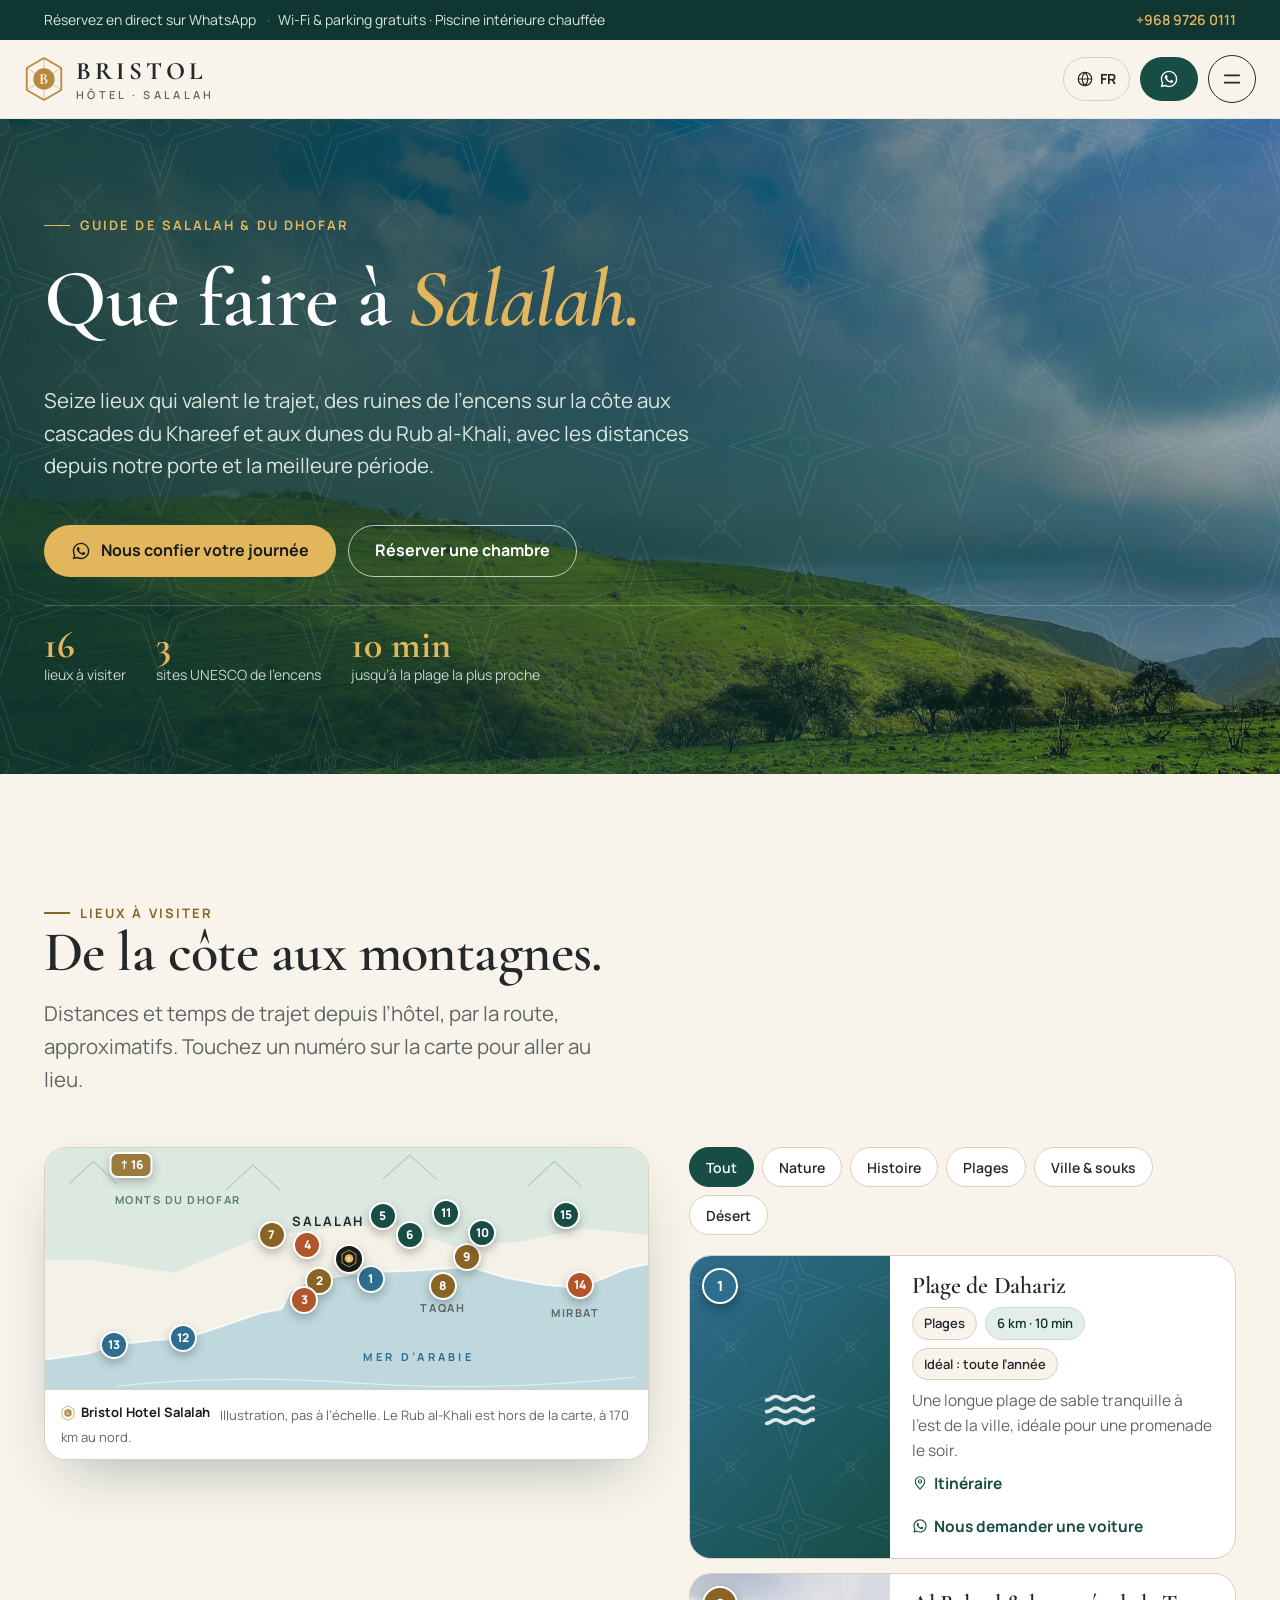
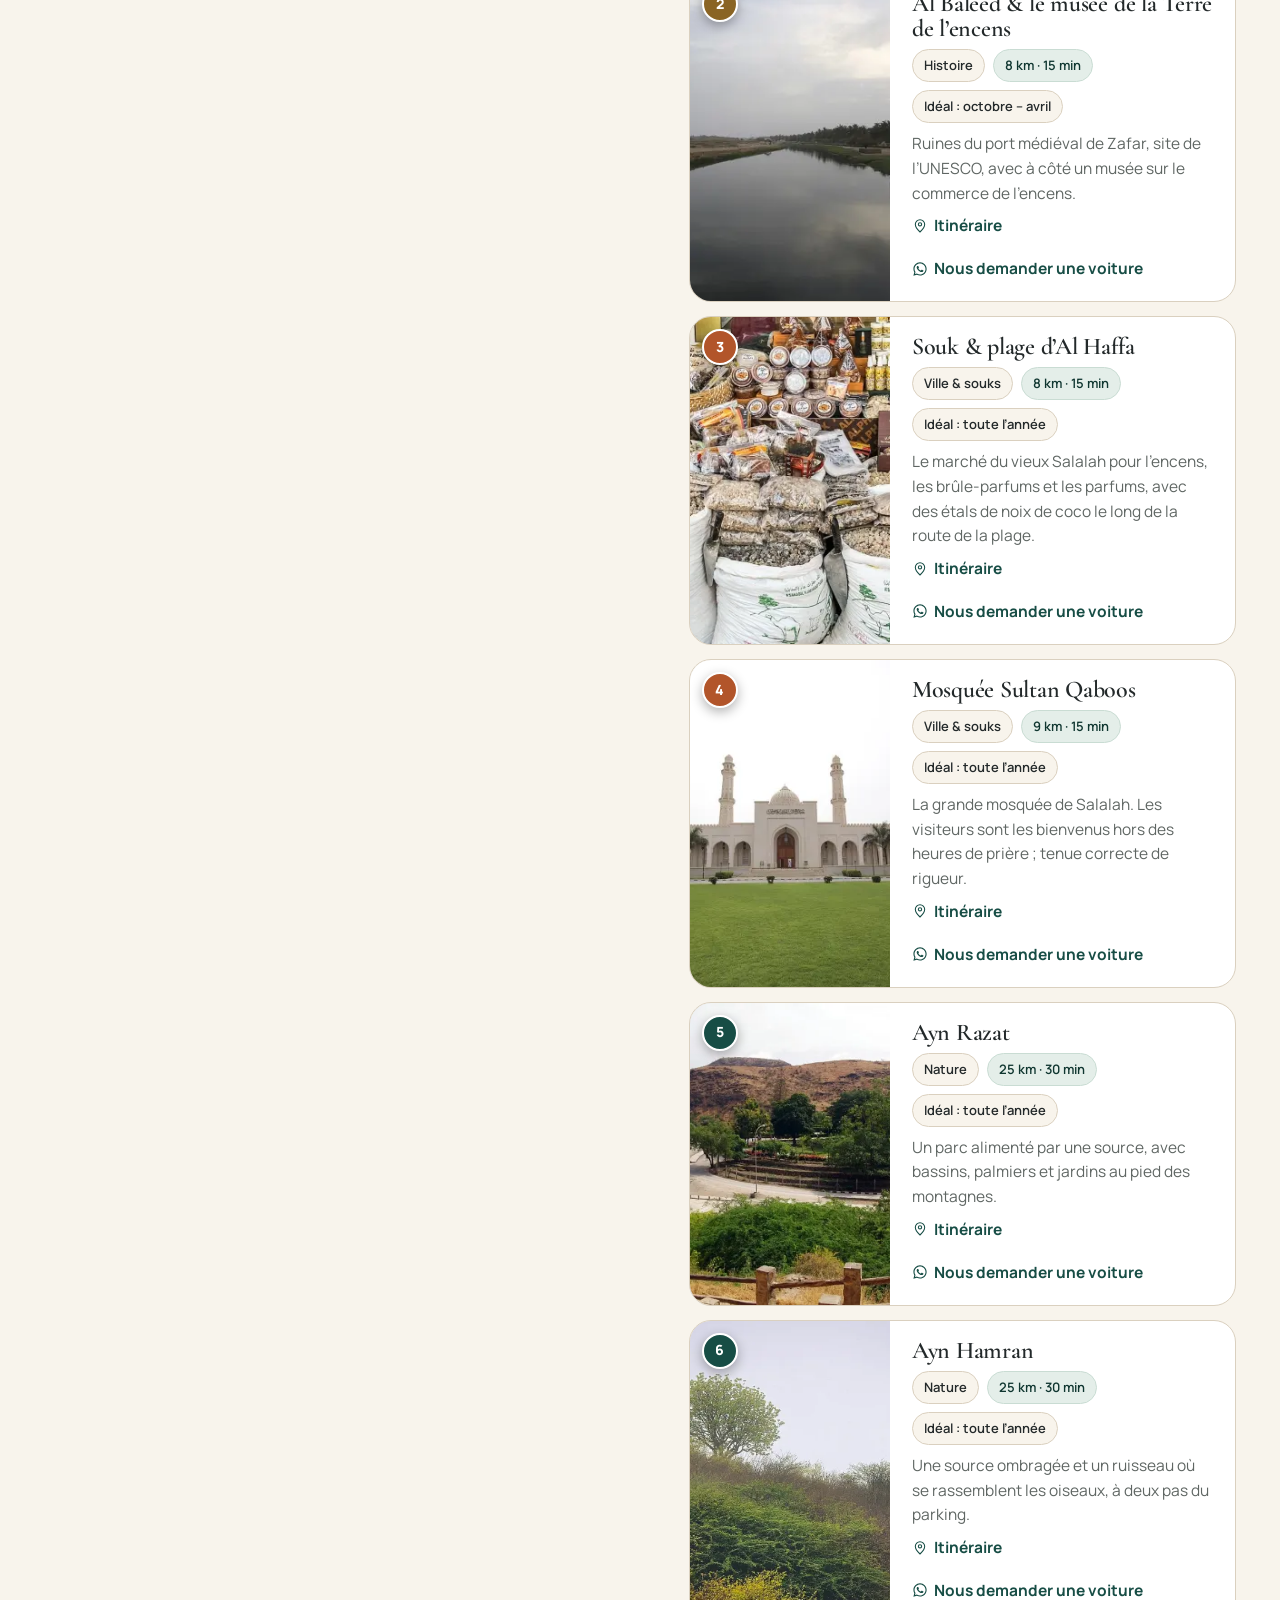
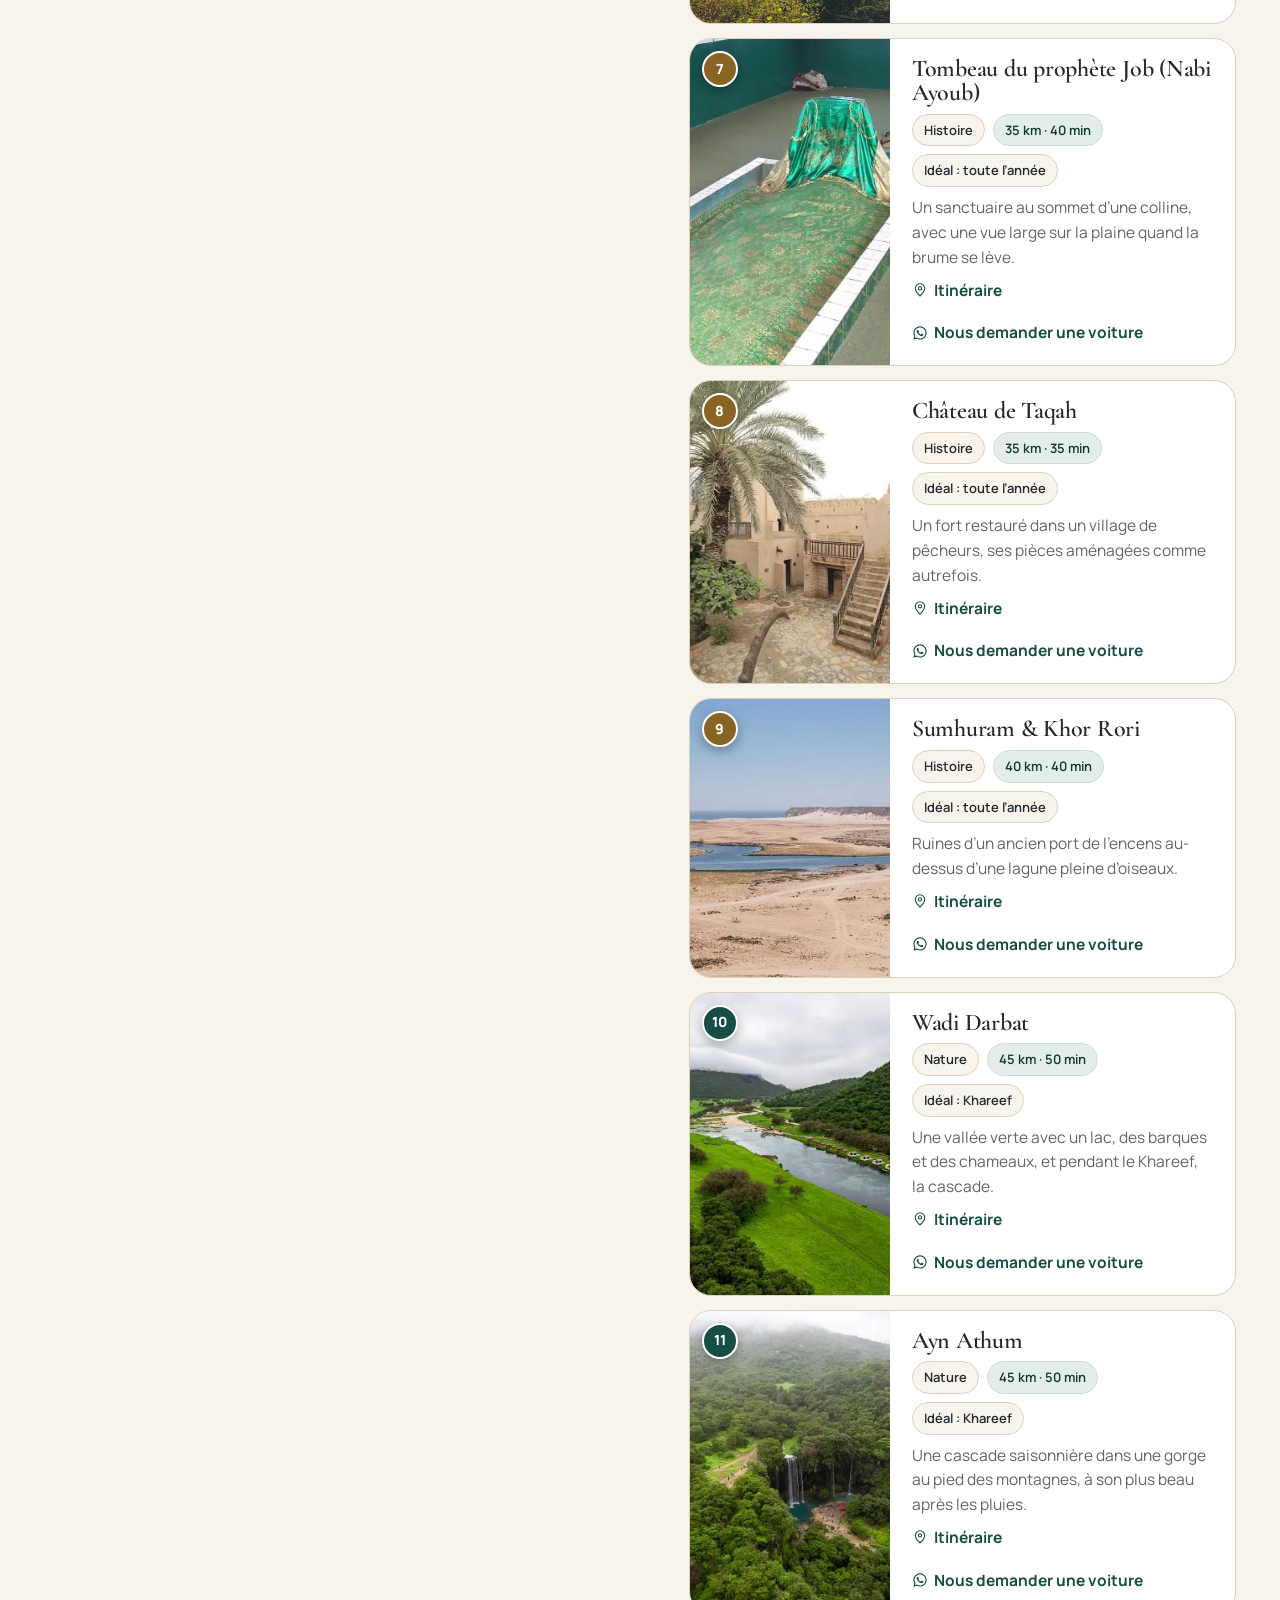
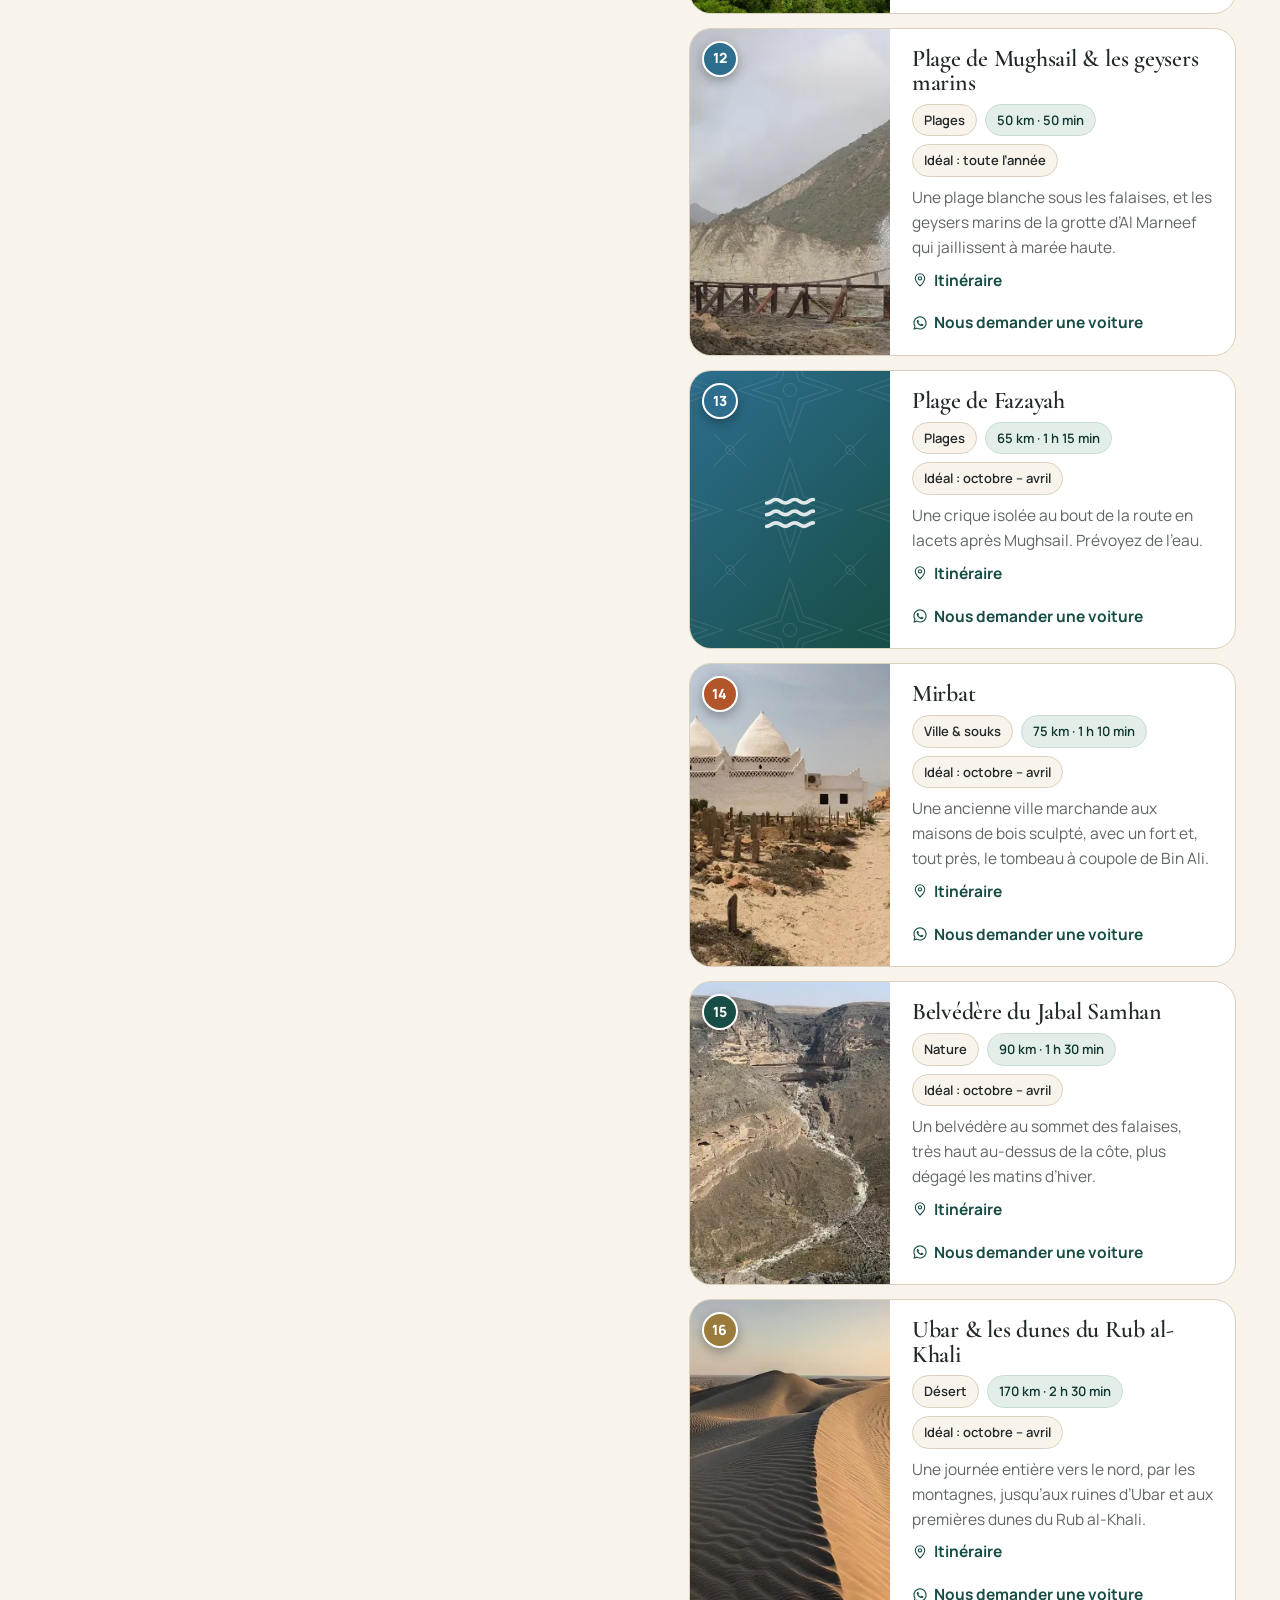
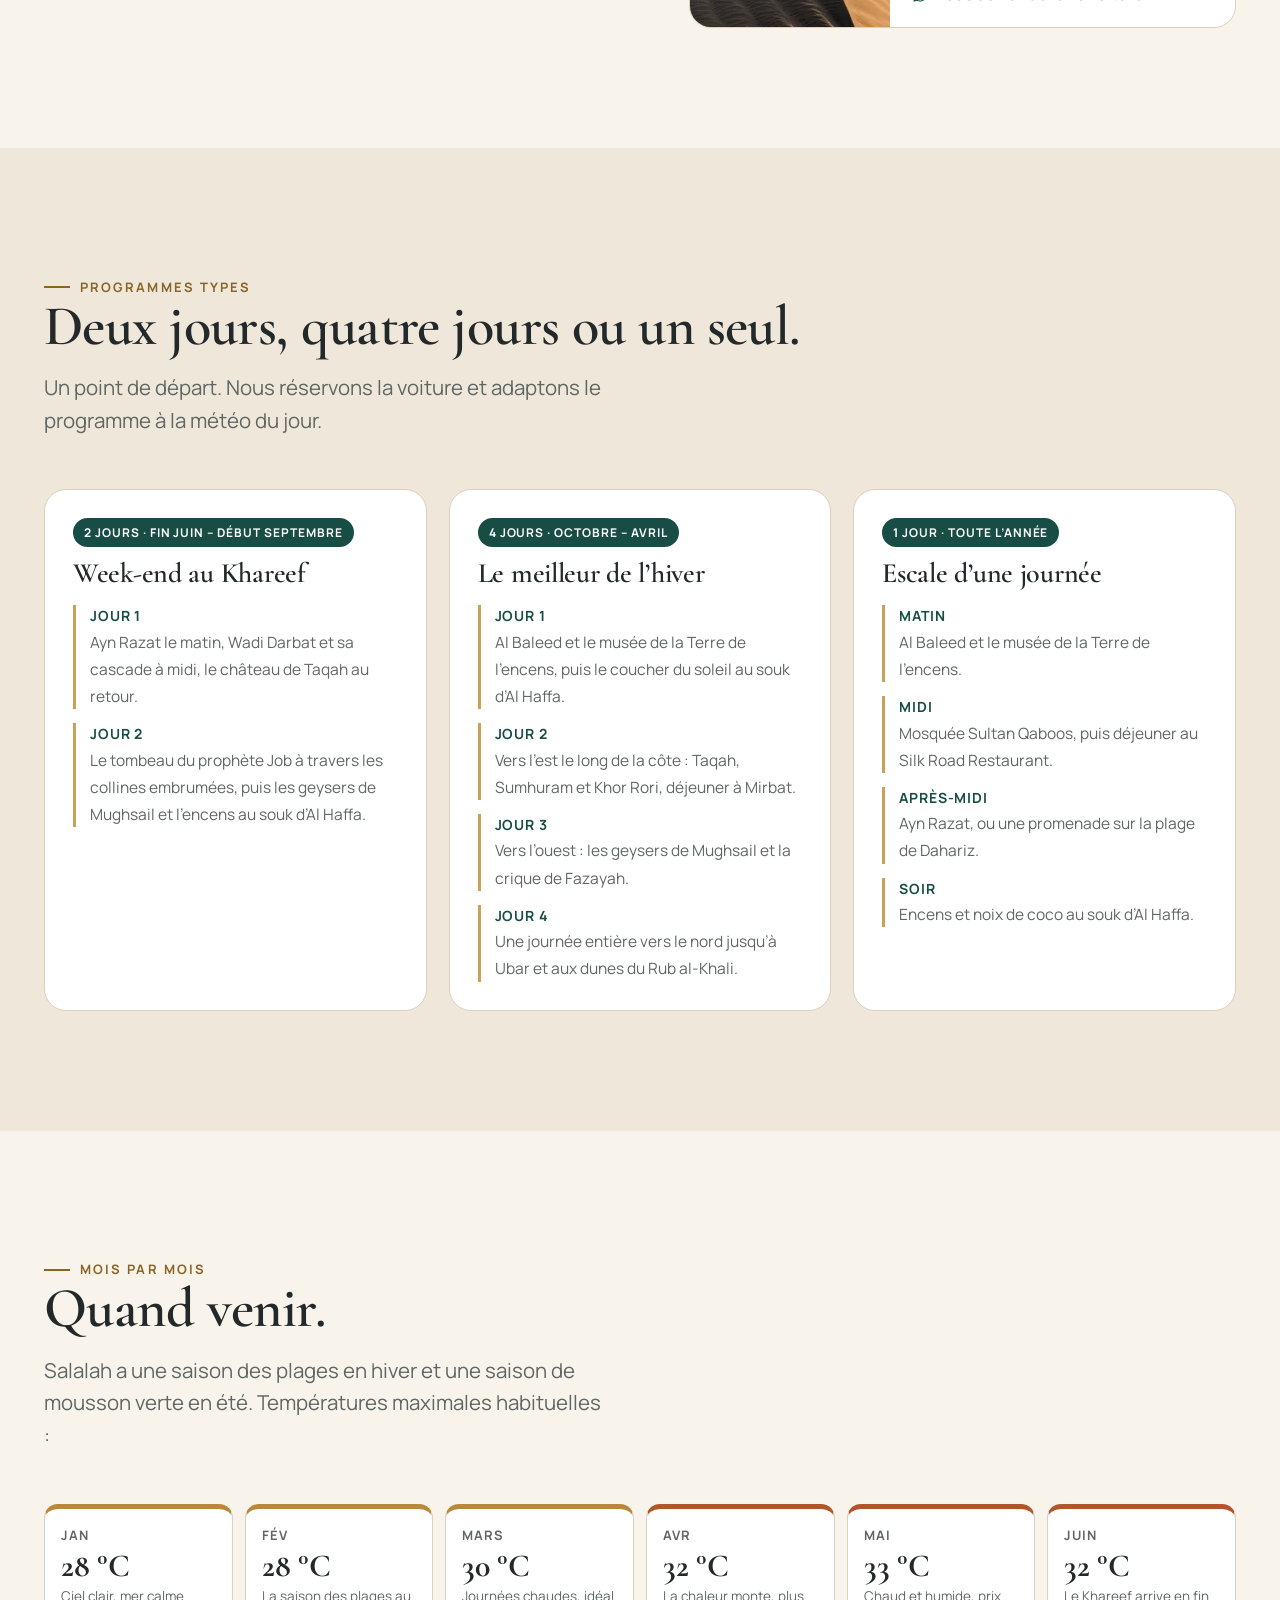
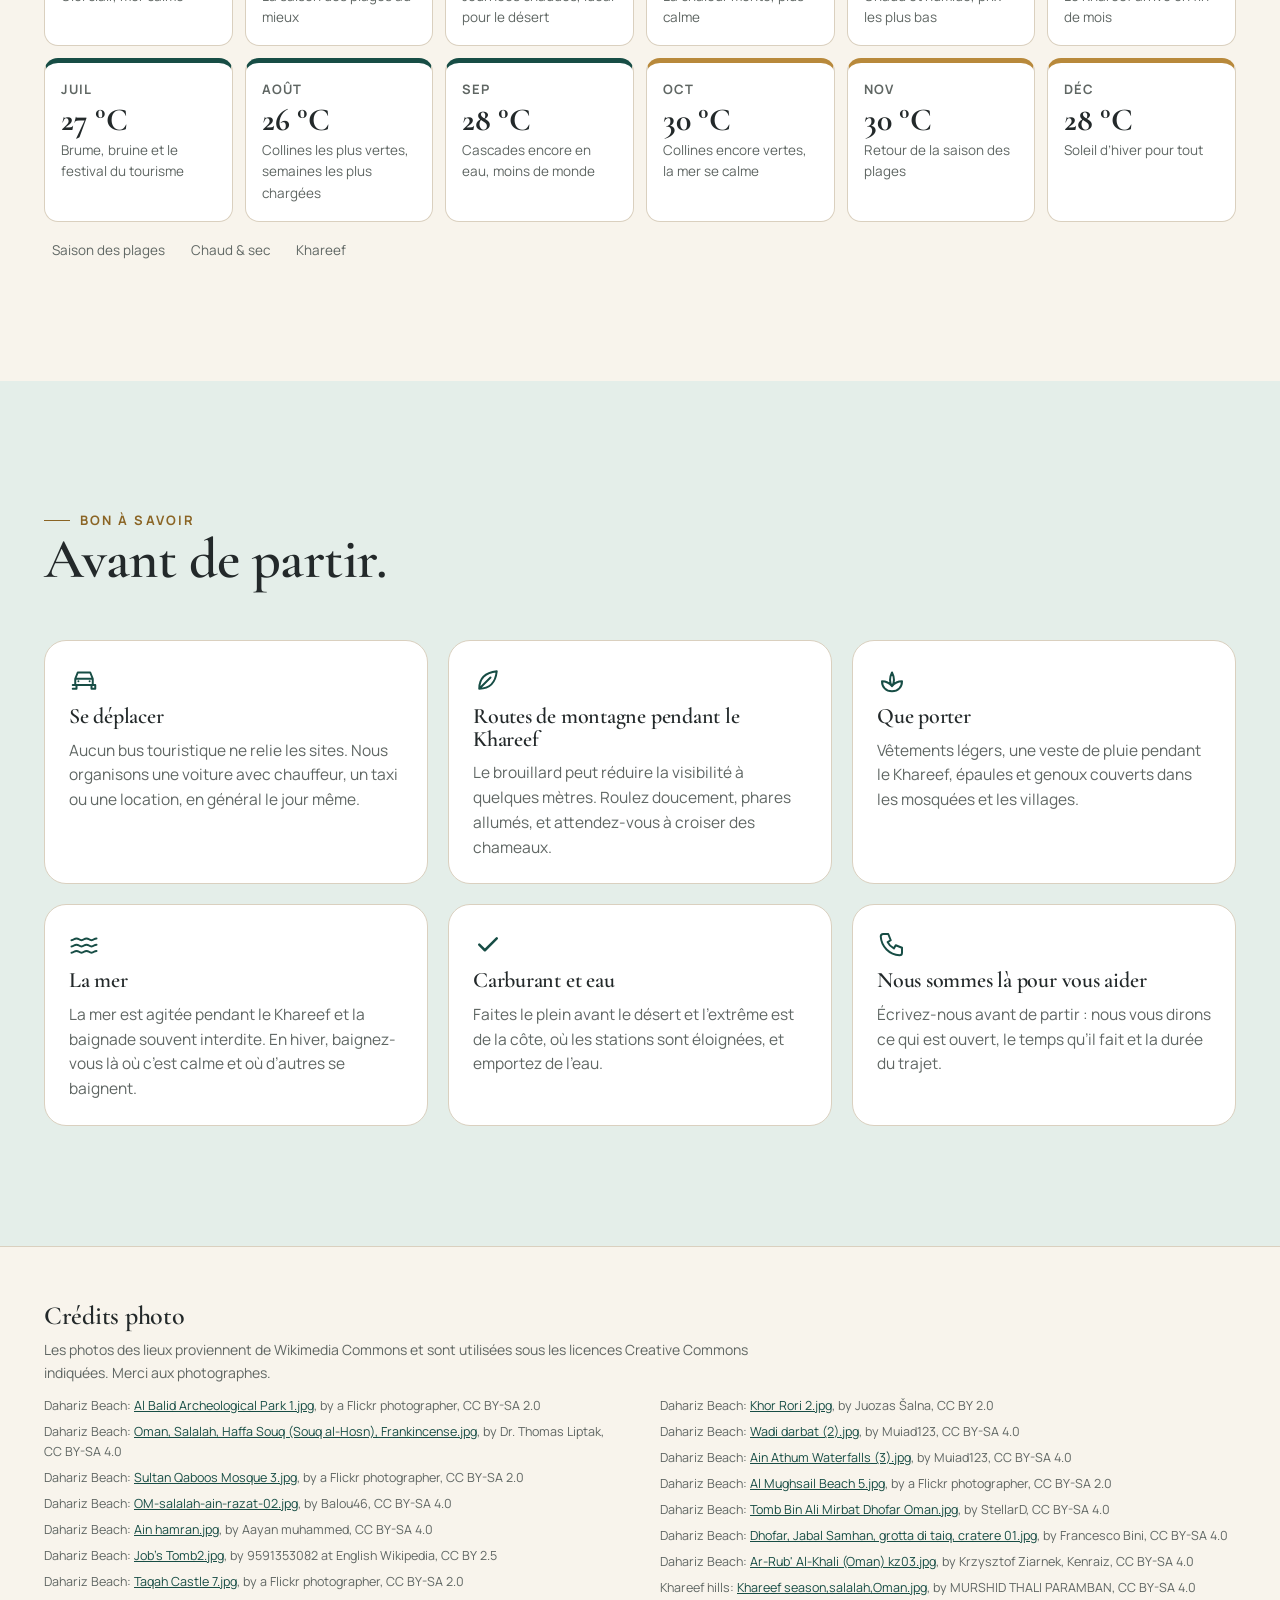
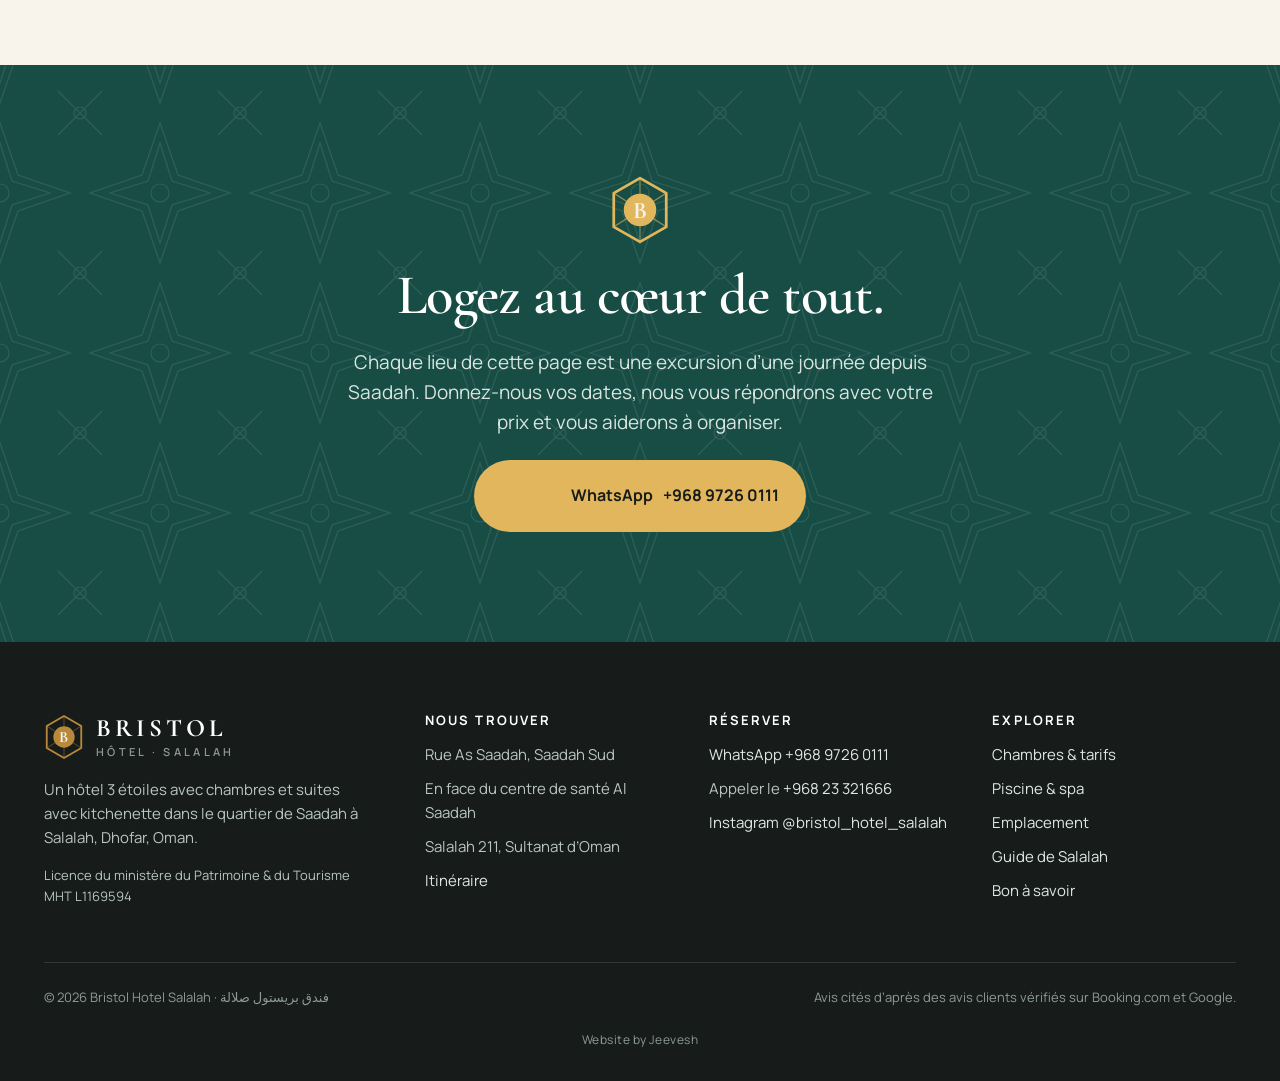
<file: fr/guide/index.html>
<!DOCTYPE html>
<html lang="fr" dir="ltr">
<head>
<meta charset="utf-8">
<meta name="viewport" content="width=device-width, initial-scale=1">
<title>Que faire à Salalah | Guide du Bristol Hotel Salalah</title>
<meta name="description" content="Que voir à Salalah et dans le Dhofar : Wadi Darbat, Al Baleed, Mughsail, Mirbat et le Rub al-Khali, avec les distances depuis l’hôtel, des cartes, des programmes types et les meilleurs mois.">
<link rel="alternate" hreflang="en" href="https://www.bristolhotelsalalah.com/guide/">
<link rel="alternate" hreflang="ar" href="https://www.bristolhotelsalalah.com/ar/guide/">
<link rel="alternate" hreflang="hi" href="https://www.bristolhotelsalalah.com/hi/guide/">
<link rel="alternate" hreflang="de" href="https://www.bristolhotelsalalah.com/de/guide/">
<link rel="alternate" hreflang="ru" href="https://www.bristolhotelsalalah.com/ru/guide/">
<link rel="alternate" hreflang="fr" href="https://www.bristolhotelsalalah.com/fr/guide/">
<link rel="alternate" hreflang="it" href="https://www.bristolhotelsalalah.com/it/guide/">
<link rel="alternate" hreflang="pl" href="https://www.bristolhotelsalalah.com/pl/guide/">
<link rel="alternate" hreflang="zh-Hans" href="https://www.bristolhotelsalalah.com/zh/guide/">
<link rel="alternate" hreflang="x-default" href="https://www.bristolhotelsalalah.com/guide/">
<link rel="canonical" href="https://www.bristolhotelsalalah.com/fr/guide/">
<meta name="theme-color" content="#0F3630">
<link rel="icon" href="../../favicon.ico" sizes="32x32">
<link rel="icon" href="../../assets/img/favicon.svg" type="image/svg+xml">
<link rel="apple-touch-icon" href="../../assets/img/apple-touch-icon.png">
<meta property="og:type" content="website">
<meta property="og:title" content="Que faire à Salalah">
<meta property="og:description" content="Que voir à Salalah et dans le Dhofar : Wadi Darbat, Al Baleed, Mughsail, Mirbat et le Rub al-Khali, avec les distances depuis l’hôtel, des cartes, des programmes types et les meilleurs mois.">
<meta property="og:image" content="https://www.bristolhotelsalalah.com/assets/img/og-image.jpg">
<meta property="og:url" content="https://www.bristolhotelsalalah.com/fr/guide/">
<meta name="twitter:card" content="summary_large_image">
<link rel="stylesheet" href="../../assets/css/fonts.css?v=ed025330">
<link rel="stylesheet" href="../../assets/css/style.css?v=004c1067">
<script type="application/ld+json">{"@context": "https://schema.org", "@type": "ItemList", "name": "Que faire à Salalah", "itemListElement": [{"@type": "ListItem", "position": 1, "item": {"@type": "TouristAttraction", "name": "Plage de Dahariz", "description": "Une longue plage de sable tranquille à l’est de la ville, idéale pour une promenade le soir.", "url": "https://www.bristolhotelsalalah.com/guide/#p-dahariz", "geo": {"@type": "GeoCoordinates", "latitude": 17.03, "longitude": 54.175}}}, {"@type": "ListItem", "position": 2, "item": {"@type": "TouristAttraction", "name": "Al Baleed & le musée de la Terre de l’encens", "description": "Ruines du port médiéval de Zafar, site de l’UNESCO, avec à côté un musée sur le commerce de l’encens.", "url": "https://www.bristolhotelsalalah.com/guide/#p-baleed", "geo": {"@type": "GeoCoordinates", "latitude": 17.0144, "longitude": 54.1306}}}, {"@type": "ListItem", "position": 3, "item": {"@type": "TouristAttraction", "name": "Souk & plage d’Al Haffa", "description": "Le marché du vieux Salalah pour l’encens, les brûle-parfums et les parfums, avec des étals de noix de coco le long de la route de la plage.", "url": "https://www.bristolhotelsalalah.com/guide/#p-haffa", "geo": {"@type": "GeoCoordinates", "latitude": 17.0158, "longitude": 54.11}}}, {"@type": "ListItem", "position": 4, "item": {"@type": "TouristAttraction", "name": "Mosquée Sultan Qaboos", "description": "La grande mosquée de Salalah. Les visiteurs sont les bienvenus hors des heures de prière ; tenue correcte de rigueur.", "url": "https://www.bristolhotelsalalah.com/guide/#p-mosque", "geo": {"@type": "GeoCoordinates", "latitude": 17.0175, "longitude": 54.088}}}, {"@type": "ListItem", "position": 5, "item": {"@type": "TouristAttraction", "name": "Ayn Razat", "description": "Un parc alimenté par une source, avec bassins, palmiers et jardins au pied des montagnes.", "url": "https://www.bristolhotelsalalah.com/guide/#p-razat", "geo": {"@type": "GeoCoordinates", "latitude": 17.135, "longitude": 54.236}}}, {"@type": "ListItem", "position": 6, "item": {"@type": "TouristAttraction", "name": "Ayn Hamran", "description": "Une source ombragée et un ruisseau où se rassemblent les oiseaux, à deux pas du parking.", "url": "https://www.bristolhotelsalalah.com/guide/#p-hamran", "geo": {"@type": "GeoCoordinates", "latitude": 17.103, "longitude": 54.276}}}, {"@type": "ListItem", "position": 7, "item": {"@type": "TouristAttraction", "name": "Tombeau du prophète Job (Nabi Ayoub)", "description": "Un sanctuaire au sommet d’une colline, avec une vue large sur la plaine quand la brume se lève.", "url": "https://www.bristolhotelsalalah.com/guide/#p-job", "geo": {"@type": "GeoCoordinates", "latitude": 17.106, "longitude": 53.977}}}, {"@type": "ListItem", "position": 8, "item": {"@type": "TouristAttraction", "name": "Château de Taqah", "description": "Un fort restauré dans un village de pêcheurs, ses pièces aménagées comme autrefois.", "url": "https://www.bristolhotelsalalah.com/guide/#p-taqah", "geo": {"@type": "GeoCoordinates", "latitude": 17.0375, "longitude": 54.4019}}}, {"@type": "ListItem", "position": 9, "item": {"@type": "TouristAttraction", "name": "Sumhuram & Khor Rori", "description": "Ruines d’un ancien port de l’encens au-dessus d’une lagune pleine d’oiseaux.", "url": "https://www.bristolhotelsalalah.com/guide/#p-khor-rori", "geo": {"@type": "GeoCoordinates", "latitude": 17.039, "longitude": 54.432}}}, {"@type": "ListItem", "position": 10, "item": {"@type": "TouristAttraction", "name": "Wadi Darbat", "description": "Une vallée verte avec un lac, des barques et des chameaux, et pendant le Khareef, la cascade.", "url": "https://www.bristolhotelsalalah.com/guide/#p-darbat", "geo": {"@type": "GeoCoordinates", "latitude": 17.104, "longitude": 54.453}}}, {"@type": "ListItem", "position": 11, "item": {"@type": "TouristAttraction", "name": "Ayn Athum", "description": "Une cascade saisonnière dans une gorge au pied des montagnes, à son plus beau après les pluies.", "url": "https://www.bristolhotelsalalah.com/guide/#p-athum", "geo": {"@type": "GeoCoordinates", "latitude": 17.126, "longitude": 54.413}}}, {"@type": "ListItem", "position": 12, "item": {"@type": "TouristAttraction", "name": "Plage de Mughsail & les geysers marins", "description": "Une plage blanche sous les falaises, et les geysers marins de la grotte d’Al Marneef qui jaillissent à marée haute.", "url": "https://www.bristolhotelsalalah.com/guide/#p-mughsail", "geo": {"@type": "GeoCoordinates", "latitude": 16.875, "longitude": 53.77}}}, {"@type": "ListItem", "position": 13, "item": {"@type": "TouristAttraction", "name": "Plage de Fazayah", "description": "Une crique isolée au bout de la route en lacets après Mughsail. Prévoyez de l’eau.", "url": "https://www.bristolhotelsalalah.com/guide/#p-fazayah", "geo": {"@type": "GeoCoordinates", "latitude": 16.86, "longitude": 53.61}}}, {"@type": "ListItem", "position": 14, "item": {"@type": "TouristAttraction", "name": "Mirbat", "description": "Une ancienne ville marchande aux maisons de bois sculpté, avec un fort et, tout près, le tombeau à coupole de Bin Ali.", "url": "https://www.bristolhotelsalalah.com/guide/#p-mirbat", "geo": {"@type": "GeoCoordinates", "latitude": 16.993, "longitude": 54.693}}}, {"@type": "ListItem", "position": 15, "item": {"@type": "TouristAttraction", "name": "Belvédère du Jabal Samhan", "description": "Un belvédère au sommet des falaises, très haut au-dessus de la côte, plus dégagé les matins d’hiver.", "url": "https://www.bristolhotelsalalah.com/guide/#p-samhan", "geo": {"@type": "GeoCoordinates", "latitude": 17.15, "longitude": 54.66}}}, {"@type": "ListItem", "position": 16, "item": {"@type": "TouristAttraction", "name": "Ubar & les dunes du Rub al-Khali", "description": "Une journée entière vers le nord, par les montagnes, jusqu’aux ruines d’Ubar et aux premières dunes du Rub al-Khali.", "url": "https://www.bristolhotelsalalah.com/guide/#p-desert", "geo": {"@type": "GeoCoordinates", "latitude": 18.26, "longitude": 53.65}}}]}</script>
</head>
<body>
<a class="skip" href="#main">Aller au contenu</a>

<svg width="0" height="0" class="icons" aria-hidden="true">
  <symbol id="i-mark" viewBox="0 0 48 56"><path fill="none" stroke="currentColor" stroke-width="2.2" stroke-linejoin="round" d="M24 2.5 L45 14.5 L45 41.5 L24 53.5 L3 41.5 L3 14.5 Z"/><path fill="none" stroke="currentColor" stroke-width="1" opacity=".55" d="M24 2.5 L24 53.5 M3 14.5 L45 41.5 M45 14.5 L3 41.5"/><circle cx="24" cy="28" r="13" fill="currentColor"/><text x="24" y="34.5" text-anchor="middle" font-family="Cormorant Garamond, Georgia, serif" font-size="19" font-weight="700" fill="#F8F4EC">B</text></symbol>
  <symbol id="i-camera" viewBox="0 0 24 24"><path fill="none" stroke="currentColor" stroke-width="1.8" stroke-linecap="round" stroke-linejoin="round" d="M4 8h3l2-3h6l2 3h3v11H4z"/><circle cx="12" cy="13" r="3.5" fill="none" stroke="currentColor" stroke-width="1.8"/></symbol>
  <symbol id="i-chev" viewBox="0 0 24 24"><path fill="none" stroke="currentColor" stroke-width="2.2" stroke-linecap="round" stroke-linejoin="round" d="M9 5l7 7-7 7"/></symbol>
  <symbol id="i-x" viewBox="0 0 24 24"><path fill="none" stroke="currentColor" stroke-width="2.2" stroke-linecap="round" d="M6 6l12 12M18 6L6 18"/></symbol>
  <symbol id="i-wa" viewBox="0 0 24 24"><path fill="currentColor" d="M12.04 2C6.58 2 2.13 6.45 2.13 11.91c0 1.75.46 3.45 1.32 4.95L2.05 22l5.25-1.38a9.86 9.86 0 0 0 4.74 1.21c5.46 0 9.91-4.45 9.91-9.91C21.95 6.45 17.5 2 12.04 2zm0 18.15a8.2 8.2 0 0 1-4.19-1.15l-.3-.18-3.12.82.83-3.04-.2-.31a8.23 8.23 0 0 1-1.26-4.38c0-4.54 3.7-8.24 8.24-8.24 4.54 0 8.24 3.7 8.24 8.24 0 4.54-3.7 8.24-8.24 8.24zm4.52-6.16c-.25-.12-1.47-.72-1.69-.81-.23-.08-.39-.12-.56.12-.17.25-.64.81-.78.97-.14.17-.29.19-.54.06-.25-.12-1.05-.39-1.99-1.23-.74-.66-1.23-1.47-1.38-1.72-.14-.25-.02-.38.11-.51.11-.11.25-.29.37-.43.12-.14.17-.25.25-.41.08-.17.04-.31-.02-.43-.06-.12-.56-1.34-.76-1.84-.2-.48-.41-.42-.56-.43h-.48c-.17 0-.43.06-.66.31-.23.25-.86.85-.86 2.07 0 1.22.89 2.4 1.01 2.56.12.17 1.75 2.67 4.23 3.74.59.26 1.05.41 1.41.52.59.19 1.13.16 1.56.1.48-.07 1.47-.6 1.67-1.18.21-.58.21-1.07.14-1.18-.06-.1-.22-.16-.47-.28z"/></symbol>
  <symbol id="i-cup" viewBox="0 0 24 24"><path fill="none" stroke="currentColor" stroke-width="1.6" stroke-linecap="round" stroke-linejoin="round" d="M4 9h12v5a5 5 0 0 1-5 5H9a5 5 0 0 1-5-5V9zm12 1h1.5a2.5 2.5 0 0 1 0 5H16M8 3c0 1.2 1 1.2 1 2.4M12 3c0 1.2 1 1.2 1 2.4M3 22h16"/></symbol>
  <symbol id="i-wifi" viewBox="0 0 24 24"><path fill="none" stroke="currentColor" stroke-width="1.6" stroke-linecap="round" d="M2 8.8a15 15 0 0 1 20 0M5 12.3a10 10 0 0 1 14 0M8.5 15.8a5 5 0 0 1 7 0"/><circle cx="12" cy="19.3" r="1.2" fill="currentColor"/></symbol>
  <symbol id="i-car" viewBox="0 0 24 24"><path fill="none" stroke="currentColor" stroke-width="1.6" stroke-linecap="round" stroke-linejoin="round" d="M5 16V11l2-5h10l2 5v5M3 16h18v3h-3v-3M6 16v3H3M7.5 13h.01M16.5 13h.01M5 11h14"/></symbol>
  <symbol id="i-bell" viewBox="0 0 24 24"><path fill="none" stroke="currentColor" stroke-width="1.6" stroke-linecap="round" stroke-linejoin="round" d="M4 17h16M6 17a6 6 0 0 1 12 0M12 8V6M10 6h4M3 20h18"/></symbol>
  <symbol id="i-spa" viewBox="0 0 24 24"><path fill="none" stroke="currentColor" stroke-width="1.6" stroke-linecap="round" stroke-linejoin="round" d="M12 21c-5 0-8-3.5-8-8 3.5 0 6 1.5 8 4 2-2.5 4.5-4 8-4 0 4.5-3 8-8 8zM12 17c-2-3-2-7 0-11 2 4 2 8 0 11z"/></symbol>
  <symbol id="i-check" viewBox="0 0 24 24"><path fill="none" stroke="currentColor" stroke-width="2" stroke-linecap="round" stroke-linejoin="round" d="M5 12.5l4.5 4.5L19 7.5"/></symbol>
  <symbol id="i-plane" viewBox="0 0 24 24"><path fill="none" stroke="currentColor" stroke-width="1.6" stroke-linecap="round" stroke-linejoin="round" d="M10.5 13.5L3 11l1.5-1.5 8 1L17 6a2 2 0 0 1 3 3l-4.5 4.5 1 8L15 23l-2.5-7.5L9 19v3l-1.5 1L6 19.5 2.5 18l1-1.5h3l3.5-3.5"/></symbol>
  <symbol id="i-pin" viewBox="0 0 24 24"><path fill="none" stroke="currentColor" stroke-width="1.6" stroke-linecap="round" stroke-linejoin="round" d="M12 21s-7-6.2-7-11.5a7 7 0 0 1 14 0C19 14.8 12 21 12 21z"/><circle cx="12" cy="9.5" r="2.5" fill="none" stroke="currentColor" stroke-width="1.6"/></symbol>
  <symbol id="i-menu" viewBox="0 0 24 24"><path fill="none" stroke="currentColor" stroke-width="1.8" stroke-linecap="round" d="M4 8h16M4 16h16"/></symbol>
  <symbol id="i-family" viewBox="0 0 24 24"><path fill="none" stroke="currentColor" stroke-width="1.6" stroke-linecap="round" stroke-linejoin="round" d="M7 7a2.5 2.5 0 1 0 0-.01M17 7a2.5 2.5 0 1 0 0-.01M3 20v-5a4 4 0 0 1 8 0v5M13 20v-5a4 4 0 0 1 8 0v5"/></symbol>
  <symbol id="i-sofa" viewBox="0 0 24 24"><path fill="none" stroke="currentColor" stroke-width="1.6" stroke-linecap="round" stroke-linejoin="round" d="M4 11V8a3 3 0 0 1 3-3h10a3 3 0 0 1 3 3v3M2 13a2 2 0 0 1 4 0v2h12v-2a2 2 0 0 1 4 0v5H2v-5zM5 18v2M19 18v2"/></symbol>
  <symbol id="i-kitchen" viewBox="0 0 24 24"><path fill="none" stroke="currentColor" stroke-width="1.6" stroke-linecap="round" stroke-linejoin="round" d="M4 10h16v3a6 6 0 0 1-6 6h-4a6 6 0 0 1-6-6v-3zM2 10h20M8 4c0 1.2 1 1.2 1 2.4M12 4c0 1.2 1 1.2 1 2.4M16 4c0 1.2 1 1.2 1 2.4M8 22h8"/></symbol>
  <symbol id="i-balcony" viewBox="0 0 24 24"><path fill="none" stroke="currentColor" stroke-width="1.6" stroke-linecap="round" stroke-linejoin="round" d="M3 20l5-8 3 5 3-9 7 12H3zM16 5a2 2 0 1 0 0-.01"/></symbol>
  <symbol id="i-steam" viewBox="0 0 24 24"><path fill="none" stroke="currentColor" stroke-width="1.6" stroke-linecap="round" d="M8 3c-1.5 2 1.5 3 0 5s1.5 3 0 5M12 3c-1.5 2 1.5 3 0 5s1.5 3 0 5M16 3c-1.5 2 1.5 3 0 5s1.5 3 0 5M3 17h18v4H3z"/></symbol>
  <symbol id="i-pool" viewBox="0 0 24 24"><path fill="none" stroke="currentColor" stroke-width="1.6" stroke-linecap="round" d="M2 17c2 0 2-1.5 4-1.5S8 17 10 17s2-1.5 4-1.5S16 17 18 17s2-1.5 4-1.5M2 21c2 0 2-1.5 4-1.5S8 21 10 21s2-1.5 4-1.5S16 21 18 21s2-1.5 4-1.5M8 13V5a2 2 0 0 1 4 0M16 13V5a2 2 0 0 0-4 0M8 9h8"/></symbol>
  <symbol id="i-gym" viewBox="0 0 24 24"><path fill="none" stroke="currentColor" stroke-width="1.6" stroke-linecap="round" stroke-linejoin="round" d="M6 8v8M3 10v4M18 8v8M21 10v4M6 12h12M3 12h0M21 12h0M5 8h2M17 8h2M5 16h2M17 16h2"/></symbol>
  <symbol id="i-leaf" viewBox="0 0 24 24"><path fill="none" stroke="currentColor" stroke-width="1.6" stroke-linecap="round" stroke-linejoin="round" d="M5 19c0-8 5-13 14-14-1 9-6 14-14 14zM5 19l9-9"/></symbol>
  <symbol id="i-column" viewBox="0 0 24 24"><path fill="none" stroke="currentColor" stroke-width="1.6" stroke-linecap="round" stroke-linejoin="round" d="M4 21h16M5 18h14M6 6h12M5 4h14M8 6v12M12 6v12M16 6v12"/></symbol>
  <symbol id="i-wave" viewBox="0 0 24 24"><path fill="none" stroke="currentColor" stroke-width="1.6" stroke-linecap="round" d="M2 9c2 0 2-1.5 4-1.5S8 9 10 9s2-1.5 4-1.5S16 9 18 9s2-1.5 4-1.5M2 14c2 0 2-1.5 4-1.5S8 14 10 14s2-1.5 4-1.5S16 14 18 14s2-1.5 4-1.5M2 19c2 0 2-1.5 4-1.5S8 19 10 19s2-1.5 4-1.5S16 19 18 19s2-1.5 4-1.5"/></symbol>
  <symbol id="i-hall" viewBox="0 0 24 24"><path fill="none" stroke="currentColor" stroke-width="1.6" stroke-linecap="round" stroke-linejoin="round" d="M3 21h18M4 21V9l8-5 8 5v12M9 21v-6h6v6M12 9h.01"/></symbol>
  <symbol id="i-ig" viewBox="0 0 24 24"><rect x="3" y="3" width="18" height="18" rx="5" fill="none" stroke="currentColor" stroke-width="1.6"/><circle cx="12" cy="12" r="4" fill="none" stroke="currentColor" stroke-width="1.6"/><circle cx="17.2" cy="6.8" r="1.1" fill="currentColor"/></symbol>
  <symbol id="i-phone" viewBox="0 0 24 24"><path fill="none" stroke="currentColor" stroke-width="1.6" stroke-linecap="round" stroke-linejoin="round" d="M5 4h4l2 5-2.5 1.5a11 11 0 0 0 5 5L15 13l5 2v4a2 2 0 0 1-2 2A16 16 0 0 1 3 6a2 2 0 0 1 2-2"/></symbol>
  <symbol id="i-moon" viewBox="0 0 24 24"><path fill="none" stroke="currentColor" stroke-width="1.6" stroke-linecap="round" stroke-linejoin="round" d="M20 14.5A8 8 0 0 1 9.5 4a8 8 0 1 0 10.5 10.5z"/></symbol>
</svg>

<div class="topbar">
  <div class="container">
    <span>Réservez en direct sur WhatsApp <span class="dot">·</span><span class="hide-sm">Wi-Fi &amp; parking gratuits · Piscine intérieure chauffée</span></span>
    <a class="nowrap" href="https://wa.me/96897260111" data-wa>+968 9726 0111</a>
  </div>
</div>

<header class="header">
  <div class="container">
    <a class="brand" href="./../" aria-label="Bristol Hotel Salalah, accueil">
      <svg aria-hidden="true"><use href="#i-mark"/></svg>
      <span class="brand-text"><span class="brand-name">Bristol</span><span class="brand-sub">Hôtel · Salalah</span></span>
    </a>
    <nav class="nav" id="nav" aria-label="Principal">
      <a href="./../#rooms">Chambres</a>
      <a href="./../#wellness">Piscine &amp; spa</a>
      <a href="./../#dining">Restaurant</a>
      <a href="./../#location">Emplacement</a>
      <a href="./../#reviews">Avis</a>
      <a href="./../#events">Événements</a>
      <a href="./" aria-current="page">Guide de Salalah</a>
      <a href="./../#know">Bon à savoir</a>
    </nav>
    <div class="header-actions">
      <!--langs--><details class="langs" translate="no"><summary aria-label="Language: Français"><svg viewBox="0 0 24 24" aria-hidden="true"><path fill="none" stroke="currentColor" stroke-width="1.6" d="M12 3a9 9 0 1 0 0 18 9 9 0 0 0 0-18zm-9 9h18M12 3c2.5 2.6 3.8 5.6 3.8 9s-1.3 6.4-3.8 9c-2.5-2.6-3.8-5.6-3.8-9S9.5 5.6 12 3z"/></svg>FR</summary><ul><li><a href="../../guide/" hreflang="en" lang="en">English</a></li><li><a href="../../ar/guide/" hreflang="ar" lang="ar">العربية</a></li><li><a href="../../hi/guide/" hreflang="hi" lang="hi">हिन्दी</a></li><li><a href="../../de/guide/" hreflang="de" lang="de">Deutsch</a></li><li><a href="../../ru/guide/" hreflang="ru" lang="ru">Русский</a></li><li><a href="../../fr/guide/" hreflang="fr" lang="fr" aria-current="true">Français</a></li><li><a href="../../it/guide/" hreflang="it" lang="it">Italiano</a></li><li><a href="../../pl/guide/" hreflang="pl" lang="pl">Polski</a></li><li><a href="../../zh/guide/" hreflang="zh-Hans" lang="zh-Hans">简体中文</a></li></ul></details><!--/langs-->
      <a class="btn btn-primary btn-sm" href="https://wa.me/96897260111" data-wa><svg aria-hidden="true"><use href="#i-wa"/></svg><span class="btn-wa-text">Réserver sur WhatsApp</span><span class="sr-only">Réserver sur WhatsApp</span></a>
      <button class="menu-btn" type="button" data-t-open="Ouvrir le menu" data-t-close="Fermer le menu" aria-label="Ouvrir le menu" aria-expanded="false" aria-controls="nav"><svg aria-hidden="true"><use href="#i-menu"/></svg></button>
    </div>
  </div>
</header>

<main id="main">
<section class="ghero" id="top">
  <div class="ghero-bg"><img srcset="../../assets/img/places/hero-540.webp 540w, ../../assets/img/places/hero-800.webp 800w, ../../assets/img/places/hero-1080.webp 1080w, ../../assets/img/places/hero-1920.webp 1920w" sizes="100vw" src="../../assets/img/places/hero.jpg" alt="Collines vertes au-dessus de la mer près de Salalah pendant le Khareef" width="1920" height="1440" fetchpriority="high"></div>
  <div class="container">
    <span class="eyebrow">Guide de Salalah &amp; du Dhofar</span>
    <h1>Que faire à <em>Salalah.</em></h1>
    <p class="lead">Seize lieux qui valent le trajet, des ruines de l’encens sur la côte aux cascades du Khareef et aux dunes du Rub al-Khali, avec les distances depuis notre porte et la meilleure période.</p>
    <div class="hero-ctas">
      <a class="btn btn-gold" href="https://wa.me/96897260111?text=Hi%20Bristol%20Hotel%20Salalah%2C%20can%20you%20help%20me%20plan%20a%20day%20out%3F" data-wa-fixed><svg aria-hidden="true"><use href="#i-wa"/></svg>Nous confier votre journée</a>
      <a class="btn btn-light" href="./../#book">Réserver une chambre</a>
    </div>
    <ul class="ghero-stats">
      <li><strong>16</strong><span>lieux à visiter</span></li>
      <li><strong>3</strong><span>sites UNESCO de l’encens</span></li>
      <li><strong>10 min</strong><span>jusqu’à la plage la plus proche</span></li>
    </ul>
  </div>
</section>

<section class="section explore" id="places" aria-label="Lieux à visiter">
  <div class="container">
    <div class="section-head reveal">
      <div>
        <span class="eyebrow">Lieux à visiter</span>
        <h2>De la côte aux montagnes.</h2>
        <p class="lead">Distances et temps de trajet depuis l’hôtel, par la route, approximatifs. Touchez un numéro sur la carte pour aller au lieu.</p>
      </div>
    </div>
    <div class="explore-grid">
      <figure class="gmap">
        <div class="gmap-canvas">
        <svg viewBox="0 0 1000 400" aria-hidden="true" focusable="false" preserveAspectRatio="none">
          <rect width="1000" height="400" fill="#F4F1E8"/>
          <path d="M-36 185 L71 185 L214 207 L357 148 L464 133 L571 126 L679 163 L786 156 L893 133 L1036 148 L1036 -15 L-36 -15 Z" fill="#DCE9E0"/>
          <path d="M40 60 L80 22 L120 60 M300 70 L345 28 L390 70 M560 52 L605 12 L650 52 M800 64 L845 22 L890 64" fill="none" stroke="#B7CCBF" stroke-width="2" stroke-linejoin="round"/>
          <path d="M-36 356 L71 341 L121 326 L179 319 L236 315 L293 296 L357 274 L393 267 L407 237 L436 222 L486 213 L536 206 L607 204 L679 199 L714 200 L764 215 L821 226 L886 233 L929 215 L964 200 L1036 185 L1050 450 L-50 450 Z" fill="#BFD8DD"/>
          <path d="M-36 356 L71 341 L121 326 L179 319 L236 315 L293 296 L357 274 L393 267 L407 237 L436 222 L486 213 L536 206 L607 204 L679 199 L714 200 L764 215 L821 226 L886 233 L929 215 L964 200 L1036 185" fill="none" stroke="#fff" stroke-width="3" opacity=".8"/>
          <path d="M120 395 Q300 375 520 390 T980 380" fill="none" stroke="#fff" stroke-width="2" opacity=".5"/>
        </svg>
        <span class="maplabel ml-salalah" aria-hidden="true">Salalah</span>
        <span class="maplabel ml-taqah" aria-hidden="true">Taqah</span>
        <span class="maplabel ml-mirbat" aria-hidden="true">Mirbat</span>
        <span class="maplabel ml-sea" aria-hidden="true">Mer d’Arabie</span>
        <span class="maplabel ml-hills" aria-hidden="true">Monts du Dhofar</span>
        <span class="pin pin-hotel"><svg aria-hidden="true"><use href="#i-mark"/></svg></span>
        <button class="pin pin-dahariz pin-cat-beach" type="button" data-id="p-dahariz" data-cat="beach" aria-label="Plage de Dahariz">1</button>
        <button class="pin pin-baleed pin-cat-history" type="button" data-id="p-baleed" data-cat="history" aria-label="Al Baleed &amp; le musée de la Terre de l’encens">2</button>
        <button class="pin pin-haffa pin-cat-town" type="button" data-id="p-haffa" data-cat="town" aria-label="Souk &amp; plage d’Al Haffa">3</button>
        <button class="pin pin-mosque pin-cat-town" type="button" data-id="p-mosque" data-cat="town" aria-label="Mosquée Sultan Qaboos">4</button>
        <button class="pin pin-razat pin-cat-nature" type="button" data-id="p-razat" data-cat="nature" aria-label="Ayn Razat">5</button>
        <button class="pin pin-hamran pin-cat-nature" type="button" data-id="p-hamran" data-cat="nature" aria-label="Ayn Hamran">6</button>
        <button class="pin pin-job pin-cat-history" type="button" data-id="p-job" data-cat="history" aria-label="Tombeau du prophète Job (Nabi Ayoub)">7</button>
        <button class="pin pin-taqah pin-cat-history" type="button" data-id="p-taqah" data-cat="history" aria-label="Château de Taqah">8</button>
        <button class="pin pin-khor-rori pin-cat-history" type="button" data-id="p-khor-rori" data-cat="history" aria-label="Sumhuram &amp; Khor Rori">9</button>
        <button class="pin pin-darbat pin-cat-nature" type="button" data-id="p-darbat" data-cat="nature" aria-label="Wadi Darbat">10</button>
        <button class="pin pin-athum pin-cat-nature" type="button" data-id="p-athum" data-cat="nature" aria-label="Ayn Athum">11</button>
        <button class="pin pin-mughsail pin-cat-beach" type="button" data-id="p-mughsail" data-cat="beach" aria-label="Plage de Mughsail &amp; les geysers marins">12</button>
        <button class="pin pin-fazayah pin-cat-beach" type="button" data-id="p-fazayah" data-cat="beach" aria-label="Plage de Fazayah">13</button>
        <button class="pin pin-mirbat pin-cat-town" type="button" data-id="p-mirbat" data-cat="town" aria-label="Mirbat">14</button>
        <button class="pin pin-samhan pin-cat-nature" type="button" data-id="p-samhan" data-cat="nature" aria-label="Belvédère du Jabal Samhan">15</button>
        <button class="pin pin-desert pin-cat-desert pin-off" type="button" data-id="p-desert" data-cat="desert" aria-label="Ubar &amp; les dunes du Rub al-Khali">↑ 16</button>
        </div>
        <figcaption><span class="legend"><svg aria-hidden="true"><use href="#i-mark"/></svg>Bristol Hotel Salalah</span>Illustration, pas à l’échelle. Le Rub al-Khali est hors de la carte, à 170 km au nord.</figcaption>
      </figure>
      <div>
        <div class="tabs pfilter" role="group" aria-label="Filtrer les lieux">
          <button class="tab is-active" type="button" data-filter="all" aria-pressed="true">Tout</button>
          <button class="tab" type="button" data-filter="nature" aria-pressed="false">Nature</button>
          <button class="tab" type="button" data-filter="history" aria-pressed="false">Histoire</button>
          <button class="tab" type="button" data-filter="beach" aria-pressed="false">Plages</button>
          <button class="tab" type="button" data-filter="town" aria-pressed="false">Ville &amp; souks</button>
          <button class="tab" type="button" data-filter="desert" aria-pressed="false">Désert</button>
        </div>
        <ol class="spots">
        <li class="place reveal" id="p-dahariz" data-cat="beach">
          <div class="place-media place-art"><svg aria-hidden="true"><use href="#i-wave"/></svg><span class="place-num" aria-hidden="true">1</span></div>
          <div class="place-body">
            <h3>Plage de Dahariz</h3>
            <ul class="chips"><li>Plages</li><li>6 km · 10 min</li><li>Idéal : toute l’année</li></ul>
            <p>Une longue plage de sable tranquille à l’est de la ville, idéale pour une promenade le soir.</p>
            <p class="place-links"><a href="https://www.google.com/maps/dir/?api=1&amp;origin=17.0526615,54.1570177&amp;destination=Dahariz+Beach+Salalah&amp;travelmode=driving" target="_blank" rel="noopener"><svg aria-hidden="true"><use href="#i-pin"/></svg>Itinéraire</a><a href="https://wa.me/96897260111?text=Hi%20Bristol%20Hotel%20Salalah%2C%20I%27d%20like%20a%20car%20to%20Dahariz%20Beach.%20My%20date%3A%20" data-wa-fixed><svg aria-hidden="true"><use href="#i-wa"/></svg>Nous demander une voiture</a></p>
          </div>
        </li>
        <li class="place reveal" id="p-baleed" data-cat="history">
          <div class="place-media"><img srcset="../../assets/img/places/baleed-540.webp 540w, ../../assets/img/places/baleed-800.webp 800w, ../../assets/img/places/baleed-1080.webp 960w" sizes="(max-width:700px) 100vw, 220px" src="../../assets/img/places/baleed.jpg" alt="Al Baleed &amp; le musée de la Terre de l’encens" width="960" height="640" loading="lazy"><span class="place-num" aria-hidden="true">2</span></div>
          <div class="place-body">
            <h3>Al Baleed &amp; le musée de la Terre de l’encens</h3>
            <ul class="chips"><li>Histoire</li><li>8 km · 15 min</li><li>Idéal : octobre – avril</li></ul>
            <p>Ruines du port médiéval de Zafar, site de l’UNESCO, avec à côté un musée sur le commerce de l’encens.</p>
            <p class="place-links"><a href="https://www.google.com/maps/dir/?api=1&amp;origin=17.0526615,54.1570177&amp;destination=Al+Baleed+Archaeological+Park+Salalah&amp;travelmode=driving" target="_blank" rel="noopener"><svg aria-hidden="true"><use href="#i-pin"/></svg>Itinéraire</a><a href="https://wa.me/96897260111?text=Hi%20Bristol%20Hotel%20Salalah%2C%20I%27d%20like%20a%20car%20to%20Al%20Baleed%20%26%20the%20Museum%20of%20the%20Frankincense%20Land.%20My%20date%3A%20" data-wa-fixed><svg aria-hidden="true"><use href="#i-wa"/></svg>Nous demander une voiture</a></p>
          </div>
        </li>
        <li class="place reveal" id="p-haffa" data-cat="town">
          <div class="place-media"><img srcset="../../assets/img/places/haffa-540.webp 540w, ../../assets/img/places/haffa-800.webp 800w, ../../assets/img/places/haffa-1080.webp 960w" sizes="(max-width:700px) 100vw, 220px" src="../../assets/img/places/haffa.jpg" alt="Souk &amp; plage d’Al Haffa" width="960" height="640" loading="lazy"><span class="place-num" aria-hidden="true">3</span></div>
          <div class="place-body">
            <h3>Souk &amp; plage d’Al Haffa</h3>
            <ul class="chips"><li>Ville &amp; souks</li><li>8 km · 15 min</li><li>Idéal : toute l’année</li></ul>
            <p>Le marché du vieux Salalah pour l’encens, les brûle-parfums et les parfums, avec des étals de noix de coco le long de la route de la plage.</p>
            <p class="place-links"><a href="https://www.google.com/maps/dir/?api=1&amp;origin=17.0526615,54.1570177&amp;destination=Al+Haffa+Souq+Salalah&amp;travelmode=driving" target="_blank" rel="noopener"><svg aria-hidden="true"><use href="#i-pin"/></svg>Itinéraire</a><a href="https://wa.me/96897260111?text=Hi%20Bristol%20Hotel%20Salalah%2C%20I%27d%20like%20a%20car%20to%20Al%20Haffa%20Souq%20%26%20Beach.%20My%20date%3A%20" data-wa-fixed><svg aria-hidden="true"><use href="#i-wa"/></svg>Nous demander une voiture</a></p>
          </div>
        </li>
        <li class="place reveal" id="p-mosque" data-cat="town">
          <div class="place-media"><img srcset="../../assets/img/places/mosque-540.webp 540w, ../../assets/img/places/mosque-800.webp 800w, ../../assets/img/places/mosque-1080.webp 960w" sizes="(max-width:700px) 100vw, 220px" src="../../assets/img/places/mosque.jpg" alt="Mosquée Sultan Qaboos" width="960" height="640" loading="lazy"><span class="place-num" aria-hidden="true">4</span></div>
          <div class="place-body">
            <h3>Mosquée Sultan Qaboos</h3>
            <ul class="chips"><li>Ville &amp; souks</li><li>9 km · 15 min</li><li>Idéal : toute l’année</li></ul>
            <p>La grande mosquée de Salalah. Les visiteurs sont les bienvenus hors des heures de prière ; tenue correcte de rigueur.</p>
            <p class="place-links"><a href="https://www.google.com/maps/dir/?api=1&amp;origin=17.0526615,54.1570177&amp;destination=Sultan+Qaboos+Mosque+Salalah&amp;travelmode=driving" target="_blank" rel="noopener"><svg aria-hidden="true"><use href="#i-pin"/></svg>Itinéraire</a><a href="https://wa.me/96897260111?text=Hi%20Bristol%20Hotel%20Salalah%2C%20I%27d%20like%20a%20car%20to%20Sultan%20Qaboos%20Mosque.%20My%20date%3A%20" data-wa-fixed><svg aria-hidden="true"><use href="#i-wa"/></svg>Nous demander une voiture</a></p>
          </div>
        </li>
        <li class="place reveal" id="p-razat" data-cat="nature">
          <div class="place-media"><img srcset="../../assets/img/places/razat-540.webp 540w, ../../assets/img/places/razat-800.webp 800w, ../../assets/img/places/razat-1080.webp 960w" sizes="(max-width:700px) 100vw, 220px" src="../../assets/img/places/razat.jpg" alt="Ayn Razat" width="960" height="640" loading="lazy"><span class="place-num" aria-hidden="true">5</span></div>
          <div class="place-body">
            <h3>Ayn Razat</h3>
            <ul class="chips"><li>Nature</li><li>25 km · 30 min</li><li>Idéal : toute l’année</li></ul>
            <p>Un parc alimenté par une source, avec bassins, palmiers et jardins au pied des montagnes.</p>
            <p class="place-links"><a href="https://www.google.com/maps/dir/?api=1&amp;origin=17.0526615,54.1570177&amp;destination=Ain+Razat+Salalah&amp;travelmode=driving" target="_blank" rel="noopener"><svg aria-hidden="true"><use href="#i-pin"/></svg>Itinéraire</a><a href="https://wa.me/96897260111?text=Hi%20Bristol%20Hotel%20Salalah%2C%20I%27d%20like%20a%20car%20to%20Ayn%20Razat.%20My%20date%3A%20" data-wa-fixed><svg aria-hidden="true"><use href="#i-wa"/></svg>Nous demander une voiture</a></p>
          </div>
        </li>
        <li class="place reveal" id="p-hamran" data-cat="nature">
          <div class="place-media"><img srcset="../../assets/img/places/hamran-540.webp 540w, ../../assets/img/places/hamran-800.webp 800w, ../../assets/img/places/hamran-1080.webp 960w" sizes="(max-width:700px) 100vw, 220px" src="../../assets/img/places/hamran.jpg" alt="Ayn Hamran" width="960" height="640" loading="lazy"><span class="place-num" aria-hidden="true">6</span></div>
          <div class="place-body">
            <h3>Ayn Hamran</h3>
            <ul class="chips"><li>Nature</li><li>25 km · 30 min</li><li>Idéal : toute l’année</li></ul>
            <p>Une source ombragée et un ruisseau où se rassemblent les oiseaux, à deux pas du parking.</p>
            <p class="place-links"><a href="https://www.google.com/maps/dir/?api=1&amp;origin=17.0526615,54.1570177&amp;destination=Ain+Hamran+Salalah&amp;travelmode=driving" target="_blank" rel="noopener"><svg aria-hidden="true"><use href="#i-pin"/></svg>Itinéraire</a><a href="https://wa.me/96897260111?text=Hi%20Bristol%20Hotel%20Salalah%2C%20I%27d%20like%20a%20car%20to%20Ayn%20Hamran.%20My%20date%3A%20" data-wa-fixed><svg aria-hidden="true"><use href="#i-wa"/></svg>Nous demander une voiture</a></p>
          </div>
        </li>
        <li class="place reveal" id="p-job" data-cat="history">
          <div class="place-media"><img srcset="../../assets/img/places/job-540.webp 540w, ../../assets/img/places/job-800.webp 800w, ../../assets/img/places/job-1080.webp 960w" sizes="(max-width:700px) 100vw, 220px" src="../../assets/img/places/job.jpg" alt="Tombeau du prophète Job (Nabi Ayoub)" width="960" height="640" loading="lazy"><span class="place-num" aria-hidden="true">7</span></div>
          <div class="place-body">
            <h3>Tombeau du prophète Job (Nabi Ayoub)</h3>
            <ul class="chips"><li>Histoire</li><li>35 km · 40 min</li><li>Idéal : toute l’année</li></ul>
            <p>Un sanctuaire au sommet d’une colline, avec une vue large sur la plaine quand la brume se lève.</p>
            <p class="place-links"><a href="https://www.google.com/maps/dir/?api=1&amp;origin=17.0526615,54.1570177&amp;destination=Nabi+Ayoub+Tomb+Salalah&amp;travelmode=driving" target="_blank" rel="noopener"><svg aria-hidden="true"><use href="#i-pin"/></svg>Itinéraire</a><a href="https://wa.me/96897260111?text=Hi%20Bristol%20Hotel%20Salalah%2C%20I%27d%20like%20a%20car%20to%20Tomb%20of%20the%20Prophet%20Job%20%28Nabi%20Ayoub%29.%20My%20date%3A%20" data-wa-fixed><svg aria-hidden="true"><use href="#i-wa"/></svg>Nous demander une voiture</a></p>
          </div>
        </li>
        <li class="place reveal" id="p-taqah" data-cat="history">
          <div class="place-media"><img srcset="../../assets/img/places/taqah-540.webp 540w, ../../assets/img/places/taqah-800.webp 800w, ../../assets/img/places/taqah-1080.webp 960w" sizes="(max-width:700px) 100vw, 220px" src="../../assets/img/places/taqah.jpg" alt="Château de Taqah" width="960" height="640" loading="lazy"><span class="place-num" aria-hidden="true">8</span></div>
          <div class="place-body">
            <h3>Château de Taqah</h3>
            <ul class="chips"><li>Histoire</li><li>35 km · 35 min</li><li>Idéal : toute l’année</li></ul>
            <p>Un fort restauré dans un village de pêcheurs, ses pièces aménagées comme autrefois.</p>
            <p class="place-links"><a href="https://www.google.com/maps/dir/?api=1&amp;origin=17.0526615,54.1570177&amp;destination=Taqah+Castle&amp;travelmode=driving" target="_blank" rel="noopener"><svg aria-hidden="true"><use href="#i-pin"/></svg>Itinéraire</a><a href="https://wa.me/96897260111?text=Hi%20Bristol%20Hotel%20Salalah%2C%20I%27d%20like%20a%20car%20to%20Taqah%20Castle.%20My%20date%3A%20" data-wa-fixed><svg aria-hidden="true"><use href="#i-wa"/></svg>Nous demander une voiture</a></p>
          </div>
        </li>
        <li class="place reveal" id="p-khor-rori" data-cat="history">
          <div class="place-media"><img srcset="../../assets/img/places/khor-rori-540.webp 540w, ../../assets/img/places/khor-rori-800.webp 800w, ../../assets/img/places/khor-rori-1080.webp 960w" sizes="(max-width:700px) 100vw, 220px" src="../../assets/img/places/khor-rori.jpg" alt="Sumhuram &amp; Khor Rori" width="960" height="640" loading="lazy"><span class="place-num" aria-hidden="true">9</span></div>
          <div class="place-body">
            <h3>Sumhuram &amp; Khor Rori</h3>
            <ul class="chips"><li>Histoire</li><li>40 km · 40 min</li><li>Idéal : toute l’année</li></ul>
            <p>Ruines d’un ancien port de l’encens au-dessus d’une lagune pleine d’oiseaux.</p>
            <p class="place-links"><a href="https://www.google.com/maps/dir/?api=1&amp;origin=17.0526615,54.1570177&amp;destination=Sumhuram+Archaeological+Park&amp;travelmode=driving" target="_blank" rel="noopener"><svg aria-hidden="true"><use href="#i-pin"/></svg>Itinéraire</a><a href="https://wa.me/96897260111?text=Hi%20Bristol%20Hotel%20Salalah%2C%20I%27d%20like%20a%20car%20to%20Sumhuram%20%26%20Khor%20Rori.%20My%20date%3A%20" data-wa-fixed><svg aria-hidden="true"><use href="#i-wa"/></svg>Nous demander une voiture</a></p>
          </div>
        </li>
        <li class="place reveal" id="p-darbat" data-cat="nature">
          <div class="place-media"><img srcset="../../assets/img/places/darbat-540.webp 540w, ../../assets/img/places/darbat-800.webp 800w, ../../assets/img/places/darbat-1080.webp 960w" sizes="(max-width:700px) 100vw, 220px" src="../../assets/img/places/darbat.jpg" alt="Wadi Darbat" width="960" height="640" loading="lazy"><span class="place-num" aria-hidden="true">10</span></div>
          <div class="place-body">
            <h3>Wadi Darbat</h3>
            <ul class="chips"><li>Nature</li><li>45 km · 50 min</li><li>Idéal : Khareef</li></ul>
            <p>Une vallée verte avec un lac, des barques et des chameaux, et pendant le Khareef, la cascade.</p>
            <p class="place-links"><a href="https://www.google.com/maps/dir/?api=1&amp;origin=17.0526615,54.1570177&amp;destination=Wadi+Darbat&amp;travelmode=driving" target="_blank" rel="noopener"><svg aria-hidden="true"><use href="#i-pin"/></svg>Itinéraire</a><a href="https://wa.me/96897260111?text=Hi%20Bristol%20Hotel%20Salalah%2C%20I%27d%20like%20a%20car%20to%20Wadi%20Darbat.%20My%20date%3A%20" data-wa-fixed><svg aria-hidden="true"><use href="#i-wa"/></svg>Nous demander une voiture</a></p>
          </div>
        </li>
        <li class="place reveal" id="p-athum" data-cat="nature">
          <div class="place-media"><img srcset="../../assets/img/places/athum-540.webp 540w, ../../assets/img/places/athum-800.webp 800w, ../../assets/img/places/athum-1080.webp 960w" sizes="(max-width:700px) 100vw, 220px" src="../../assets/img/places/athum.jpg" alt="Ayn Athum" width="960" height="640" loading="lazy"><span class="place-num" aria-hidden="true">11</span></div>
          <div class="place-body">
            <h3>Ayn Athum</h3>
            <ul class="chips"><li>Nature</li><li>45 km · 50 min</li><li>Idéal : Khareef</li></ul>
            <p>Une cascade saisonnière dans une gorge au pied des montagnes, à son plus beau après les pluies.</p>
            <p class="place-links"><a href="https://www.google.com/maps/dir/?api=1&amp;origin=17.0526615,54.1570177&amp;destination=Ain+Athum+Salalah&amp;travelmode=driving" target="_blank" rel="noopener"><svg aria-hidden="true"><use href="#i-pin"/></svg>Itinéraire</a><a href="https://wa.me/96897260111?text=Hi%20Bristol%20Hotel%20Salalah%2C%20I%27d%20like%20a%20car%20to%20Ayn%20Athum.%20My%20date%3A%20" data-wa-fixed><svg aria-hidden="true"><use href="#i-wa"/></svg>Nous demander une voiture</a></p>
          </div>
        </li>
        <li class="place reveal" id="p-mughsail" data-cat="beach">
          <div class="place-media"><img srcset="../../assets/img/places/mughsail-540.webp 540w, ../../assets/img/places/mughsail-800.webp 800w, ../../assets/img/places/mughsail-1080.webp 960w" sizes="(max-width:700px) 100vw, 220px" src="../../assets/img/places/mughsail.jpg" alt="Plage de Mughsail &amp; les geysers marins" width="960" height="640" loading="lazy"><span class="place-num" aria-hidden="true">12</span></div>
          <div class="place-body">
            <h3>Plage de Mughsail &amp; les geysers marins</h3>
            <ul class="chips"><li>Plages</li><li>50 km · 50 min</li><li>Idéal : toute l’année</li></ul>
            <p>Une plage blanche sous les falaises, et les geysers marins de la grotte d’Al Marneef qui jaillissent à marée haute.</p>
            <p class="place-links"><a href="https://www.google.com/maps/dir/?api=1&amp;origin=17.0526615,54.1570177&amp;destination=Al+Marneef+Cave+Mughsail&amp;travelmode=driving" target="_blank" rel="noopener"><svg aria-hidden="true"><use href="#i-pin"/></svg>Itinéraire</a><a href="https://wa.me/96897260111?text=Hi%20Bristol%20Hotel%20Salalah%2C%20I%27d%20like%20a%20car%20to%20Mughsail%20Beach%20%26%20the%20blowholes.%20My%20date%3A%20" data-wa-fixed><svg aria-hidden="true"><use href="#i-wa"/></svg>Nous demander une voiture</a></p>
          </div>
        </li>
        <li class="place reveal" id="p-fazayah" data-cat="beach">
          <div class="place-media place-art"><svg aria-hidden="true"><use href="#i-wave"/></svg><span class="place-num" aria-hidden="true">13</span></div>
          <div class="place-body">
            <h3>Plage de Fazayah</h3>
            <ul class="chips"><li>Plages</li><li>65 km · 1 h 15 min</li><li>Idéal : octobre – avril</li></ul>
            <p>Une crique isolée au bout de la route en lacets après Mughsail. Prévoyez de l’eau.</p>
            <p class="place-links"><a href="https://www.google.com/maps/dir/?api=1&amp;origin=17.0526615,54.1570177&amp;destination=Fazayah+Beach&amp;travelmode=driving" target="_blank" rel="noopener"><svg aria-hidden="true"><use href="#i-pin"/></svg>Itinéraire</a><a href="https://wa.me/96897260111?text=Hi%20Bristol%20Hotel%20Salalah%2C%20I%27d%20like%20a%20car%20to%20Fazayah%20Beach.%20My%20date%3A%20" data-wa-fixed><svg aria-hidden="true"><use href="#i-wa"/></svg>Nous demander une voiture</a></p>
          </div>
        </li>
        <li class="place reveal" id="p-mirbat" data-cat="town">
          <div class="place-media"><img srcset="../../assets/img/places/mirbat-540.webp 540w, ../../assets/img/places/mirbat-800.webp 800w, ../../assets/img/places/mirbat-1080.webp 960w" sizes="(max-width:700px) 100vw, 220px" src="../../assets/img/places/mirbat.jpg" alt="Mirbat" width="960" height="640" loading="lazy"><span class="place-num" aria-hidden="true">14</span></div>
          <div class="place-body">
            <h3>Mirbat</h3>
            <ul class="chips"><li>Ville &amp; souks</li><li>75 km · 1 h 10 min</li><li>Idéal : octobre – avril</li></ul>
            <p>Une ancienne ville marchande aux maisons de bois sculpté, avec un fort et, tout près, le tombeau à coupole de Bin Ali.</p>
            <p class="place-links"><a href="https://www.google.com/maps/dir/?api=1&amp;origin=17.0526615,54.1570177&amp;destination=Mirbat+Castle&amp;travelmode=driving" target="_blank" rel="noopener"><svg aria-hidden="true"><use href="#i-pin"/></svg>Itinéraire</a><a href="https://wa.me/96897260111?text=Hi%20Bristol%20Hotel%20Salalah%2C%20I%27d%20like%20a%20car%20to%20Mirbat.%20My%20date%3A%20" data-wa-fixed><svg aria-hidden="true"><use href="#i-wa"/></svg>Nous demander une voiture</a></p>
          </div>
        </li>
        <li class="place reveal" id="p-samhan" data-cat="nature">
          <div class="place-media"><img srcset="../../assets/img/places/samhan-540.webp 540w, ../../assets/img/places/samhan-800.webp 800w, ../../assets/img/places/samhan-1080.webp 960w" sizes="(max-width:700px) 100vw, 220px" src="../../assets/img/places/samhan.jpg" alt="Belvédère du Jabal Samhan" width="960" height="640" loading="lazy"><span class="place-num" aria-hidden="true">15</span></div>
          <div class="place-body">
            <h3>Belvédère du Jabal Samhan</h3>
            <ul class="chips"><li>Nature</li><li>90 km · 1 h 30 min</li><li>Idéal : octobre – avril</li></ul>
            <p>Un belvédère au sommet des falaises, très haut au-dessus de la côte, plus dégagé les matins d’hiver.</p>
            <p class="place-links"><a href="https://www.google.com/maps/dir/?api=1&amp;origin=17.0526615,54.1570177&amp;destination=Jabal+Samhan+Viewpoint&amp;travelmode=driving" target="_blank" rel="noopener"><svg aria-hidden="true"><use href="#i-pin"/></svg>Itinéraire</a><a href="https://wa.me/96897260111?text=Hi%20Bristol%20Hotel%20Salalah%2C%20I%27d%20like%20a%20car%20to%20Jabal%20Samhan%20viewpoint.%20My%20date%3A%20" data-wa-fixed><svg aria-hidden="true"><use href="#i-wa"/></svg>Nous demander une voiture</a></p>
          </div>
        </li>
        <li class="place reveal" id="p-desert" data-cat="desert">
          <div class="place-media"><img srcset="../../assets/img/places/desert-540.webp 540w, ../../assets/img/places/desert-800.webp 800w, ../../assets/img/places/desert-1080.webp 960w" sizes="(max-width:700px) 100vw, 220px" src="../../assets/img/places/desert.jpg" alt="Ubar &amp; les dunes du Rub al-Khali" width="960" height="640" loading="lazy"><span class="place-num" aria-hidden="true">16</span></div>
          <div class="place-body">
            <h3>Ubar &amp; les dunes du Rub al-Khali</h3>
            <ul class="chips"><li>Désert</li><li>170 km · 2 h 30 min</li><li>Idéal : octobre – avril</li></ul>
            <p>Une journée entière vers le nord, par les montagnes, jusqu’aux ruines d’Ubar et aux premières dunes du Rub al-Khali.</p>
            <p class="place-links"><a href="https://www.google.com/maps/dir/?api=1&amp;origin=17.0526615,54.1570177&amp;destination=Ubar+Archaeological+Site+Shisr&amp;travelmode=driving" target="_blank" rel="noopener"><svg aria-hidden="true"><use href="#i-pin"/></svg>Itinéraire</a><a href="https://wa.me/96897260111?text=Hi%20Bristol%20Hotel%20Salalah%2C%20I%27d%20like%20a%20car%20to%20Ubar%20%26%20the%20Empty%20Quarter%20dunes.%20My%20date%3A%20" data-wa-fixed><svg aria-hidden="true"><use href="#i-wa"/></svg>Nous demander une voiture</a></p>
          </div>
        </li>
        </ol>
      </div>
    </div>
  </div>
</section>

<section class="section plans" id="plans">
  <div class="container">
    <div class="section-head reveal">
      <div>
        <span class="eyebrow">Programmes types</span>
        <h2>Deux jours, quatre jours ou un seul.</h2>
        <p class="lead">Un point de départ. Nous réservons la voiture et adaptons le programme à la météo du jour.</p>
      </div>
    </div>
    <div class="plan-grid">
      <article class="plan reveal">
        <span class="tag">2 jours · fin juin – début septembre</span>
        <h3>Week-end au Khareef</h3>
        <ol class="plan-days">
            <li><strong>Jour 1</strong><span>Ayn Razat le matin, Wadi Darbat et sa cascade à midi, le château de Taqah au retour.</span></li>
            <li><strong>Jour 2</strong><span>Le tombeau du prophète Job à travers les collines embrumées, puis les geysers de Mughsail et l’encens au souk d’Al Haffa.</span></li>
        </ol>
      </article>
      <article class="plan reveal">
        <span class="tag">4 jours · octobre – avril</span>
        <h3>Le meilleur de l’hiver</h3>
        <ol class="plan-days">
            <li><strong>Jour 1</strong><span>Al Baleed et le musée de la Terre de l’encens, puis le coucher du soleil au souk d’Al Haffa.</span></li>
            <li><strong>Jour 2</strong><span>Vers l’est le long de la côte : Taqah, Sumhuram et Khor Rori, déjeuner à Mirbat.</span></li>
            <li><strong>Jour 3</strong><span>Vers l’ouest : les geysers de Mughsail et la crique de Fazayah.</span></li>
            <li><strong>Jour 4</strong><span>Une journée entière vers le nord jusqu’à Ubar et aux dunes du Rub al-Khali.</span></li>
        </ol>
      </article>
      <article class="plan reveal">
        <span class="tag">1 jour · toute l’année</span>
        <h3>Escale d’une journée</h3>
        <ol class="plan-days">
            <li><strong>Matin</strong><span>Al Baleed et le musée de la Terre de l’encens.</span></li>
            <li><strong>Midi</strong><span>Mosquée Sultan Qaboos, puis déjeuner au Silk Road Restaurant.</span></li>
            <li><strong>Après-midi</strong><span>Ayn Razat, ou une promenade sur la plage de Dahariz.</span></li>
            <li><strong>Soir</strong><span>Encens et noix de coco au souk d’Al Haffa.</span></li>
        </ol>
      </article>
    </div>
  </div>
</section>

<section class="section monthly" id="months">
  <div class="container">
    <div class="section-head reveal">
      <div>
        <span class="eyebrow">Mois par mois</span>
        <h2>Quand venir.</h2>
        <p class="lead">Salalah a une saison des plages en hiver et une saison de mousson verte en été. Températures maximales habituelles :</p>
      </div>
    </div>
    <ol class="month-grid">
        <li class="month m-sun reveal"><b>Jan</b><strong>28 °C</strong><span>Ciel clair, mer calme</span></li>
        <li class="month m-sun reveal"><b>Fév</b><strong>28 °C</strong><span>La saison des plages au mieux</span></li>
        <li class="month m-sun reveal"><b>Mars</b><strong>30 °C</strong><span>Journées chaudes, idéal pour le désert</span></li>
        <li class="month m-hot reveal"><b>Avr</b><strong>32 °C</strong><span>La chaleur monte, plus calme</span></li>
        <li class="month m-hot reveal"><b>Mai</b><strong>33 °C</strong><span>Chaud et humide, prix les plus bas</span></li>
        <li class="month m-hot reveal"><b>Juin</b><strong>32 °C</strong><span>Le Khareef arrive en fin de mois</span></li>
        <li class="month m-khareef reveal"><b>Juil</b><strong>27 °C</strong><span>Brume, bruine et le festival du tourisme</span></li>
        <li class="month m-khareef reveal"><b>Août</b><strong>26 °C</strong><span>Collines les plus vertes, semaines les plus chargées</span></li>
        <li class="month m-khareef reveal"><b>Sep</b><strong>28 °C</strong><span>Cascades encore en eau, moins de monde</span></li>
        <li class="month m-sun reveal"><b>Oct</b><strong>30 °C</strong><span>Collines encore vertes, la mer se calme</span></li>
        <li class="month m-sun reveal"><b>Nov</b><strong>30 °C</strong><span>Retour de la saison des plages</span></li>
        <li class="month m-sun reveal"><b>Déc</b><strong>28 °C</strong><span>Soleil d’hiver pour tout</span></li>
    </ol>
    <p class="month-key"><span><span class="dot dot-sun" aria-hidden="true"></span>Saison des plages</span><span><span class="dot dot-hot" aria-hidden="true"></span>Chaud &amp; sec</span><span><span class="dot dot-khareef" aria-hidden="true"></span>Khareef</span></p>
  </div>
</section>

<section class="section tips" id="tips">
  <div class="container">
    <div class="section-head reveal">
      <div>
        <span class="eyebrow">Bon à savoir</span>
        <h2>Avant de partir.</h2>
      </div>
    </div>
    <div class="tip-grid">
      <article class="tip reveal"><svg aria-hidden="true"><use href="#i-car"/></svg><h3>Se déplacer</h3><p>Aucun bus touristique ne relie les sites. Nous organisons une voiture avec chauffeur, un taxi ou une location, en général le jour même.</p></article>
      <article class="tip reveal"><svg aria-hidden="true"><use href="#i-leaf"/></svg><h3>Routes de montagne pendant le Khareef</h3><p>Le brouillard peut réduire la visibilité à quelques mètres. Roulez doucement, phares allumés, et attendez-vous à croiser des chameaux.</p></article>
      <article class="tip reveal"><svg aria-hidden="true"><use href="#i-spa"/></svg><h3>Que porter</h3><p>Vêtements légers, une veste de pluie pendant le Khareef, épaules et genoux couverts dans les mosquées et les villages.</p></article>
      <article class="tip reveal"><svg aria-hidden="true"><use href="#i-wave"/></svg><h3>La mer</h3><p>La mer est agitée pendant le Khareef et la baignade souvent interdite. En hiver, baignez-vous là où c’est calme et où d’autres se baignent.</p></article>
      <article class="tip reveal"><svg aria-hidden="true"><use href="#i-check"/></svg><h3>Carburant et eau</h3><p>Faites le plein avant le désert et l’extrême est de la côte, où les stations sont éloignées, et emportez de l’eau.</p></article>
      <article class="tip reveal"><svg aria-hidden="true"><use href="#i-phone"/></svg><h3>Nous sommes là pour vous aider</h3><p>Écrivez-nous avant de partir : nous vous dirons ce qui est ouvert, le temps qu’il fait et la durée du trajet.</p></article>
    </div>
  </div>
</section>

<section class="credits" id="credits" aria-label="Crédits photo">
  <div class="container">
    <h2>Crédits photo</h2>
    <p>Les photos des lieux proviennent de Wikimedia Commons et sont utilisées sous les licences Creative Commons indiquées. Merci aux photographes.</p>
    <ul translate="no">
        <li>Dahariz Beach: <a href="https://commons.wikimedia.org/wiki/File:Al_Balid_Archeological_Park_1.jpg" target="_blank" rel="noopener">Al Balid Archeological Park 1.jpg</a>, by a Flickr photographer, CC BY-SA 2.0</li>
        <li>Dahariz Beach: <a href="https://commons.wikimedia.org/wiki/File:Oman,_Salalah,_Haffa_Souq_(Souq_al-Hosn),_Frankincense.jpg" target="_blank" rel="noopener">Oman, Salalah, Haffa Souq (Souq al-Hosn), Frankincense.jpg</a>, by Dr. Thomas Liptak, CC BY-SA 4.0</li>
        <li>Dahariz Beach: <a href="https://commons.wikimedia.org/wiki/File:Sultan_Qaboos_Mosque_3.jpg" target="_blank" rel="noopener">Sultan Qaboos Mosque 3.jpg</a>, by a Flickr photographer, CC BY-SA 2.0</li>
        <li>Dahariz Beach: <a href="https://commons.wikimedia.org/wiki/File:OM-salalah-ain-razat-02.jpg" target="_blank" rel="noopener">OM-salalah-ain-razat-02.jpg</a>, by Balou46, CC BY-SA 4.0</li>
        <li>Dahariz Beach: <a href="https://commons.wikimedia.org/wiki/File:Ain_hamran.jpg" target="_blank" rel="noopener">Ain hamran.jpg</a>, by Aayan muhammed, CC BY-SA 4.0</li>
        <li>Dahariz Beach: <a href="https://commons.wikimedia.org/wiki/File:Job%27s_Tomb2.jpg" target="_blank" rel="noopener">Job&#x27;s Tomb2.jpg</a>, by 9591353082 at English Wikipedia, CC BY 2.5</li>
        <li>Dahariz Beach: <a href="https://commons.wikimedia.org/wiki/File:Taqah_Castle_7.jpg" target="_blank" rel="noopener">Taqah Castle 7.jpg</a>, by a Flickr photographer, CC BY-SA 2.0</li>
        <li>Dahariz Beach: <a href="https://commons.wikimedia.org/wiki/File:Khor_Rori_2.jpg" target="_blank" rel="noopener">Khor Rori 2.jpg</a>, by Juozas Šalna, CC BY 2.0</li>
        <li>Dahariz Beach: <a href="https://commons.wikimedia.org/wiki/File:Wadi_darbat_(2).jpg" target="_blank" rel="noopener">Wadi darbat (2).jpg</a>, by Muiad123, CC BY-SA 4.0</li>
        <li>Dahariz Beach: <a href="https://commons.wikimedia.org/wiki/File:Ain_Athum_Waterfalls_(3).jpg" target="_blank" rel="noopener">Ain Athum Waterfalls (3).jpg</a>, by Muiad123, CC BY-SA 4.0</li>
        <li>Dahariz Beach: <a href="https://commons.wikimedia.org/wiki/File:Al_Mughsail_Beach_5.jpg" target="_blank" rel="noopener">Al Mughsail Beach 5.jpg</a>, by a Flickr photographer, CC BY-SA 2.0</li>
        <li>Dahariz Beach: <a href="https://commons.wikimedia.org/wiki/File:Tomb_Bin_Ali_Mirbat_Dhofar_Oman.jpg" target="_blank" rel="noopener">Tomb Bin Ali Mirbat Dhofar Oman.jpg</a>, by StellarD, CC BY-SA 4.0</li>
        <li>Dahariz Beach: <a href="https://commons.wikimedia.org/wiki/File:Dhofar,_Jabal_Samhan,_grotta_di_taiq,_cratere_01.jpg" target="_blank" rel="noopener">Dhofar, Jabal Samhan, grotta di taiq, cratere 01.jpg</a>, by Francesco Bini, CC BY-SA 4.0</li>
        <li>Dahariz Beach: <a href="https://commons.wikimedia.org/wiki/File:Ar-Rub%27_Al-Khali_(Oman)_kz03.jpg" target="_blank" rel="noopener">Ar-Rub&#x27; Al-Khali (Oman) kz03.jpg</a>, by Krzysztof Ziarnek, Kenraiz, CC BY-SA 4.0</li>
        <li>Khareef hills: <a href="https://commons.wikimedia.org/wiki/File:Khareef_season,salalah,Oman.jpg" target="_blank" rel="noopener">Khareef season,salalah,Oman.jpg</a>, by MURSHID THALI PARAMBAN, CC BY-SA 4.0</li>
    </ul>
  </div>
</section>

<section class="cta" aria-label="Réserver votre séjour">
  <div class="container">
    <svg aria-hidden="true"><use href="#i-mark"/></svg>
    <h2>Logez au cœur de tout.</h2>
    <p>Chaque lieu de cette page est une excursion d’une journée depuis Saadah. Donnez-nous vos dates, nous vous répondrons avec votre prix et vous aiderons à organiser.</p>
    <a class="btn btn-gold" href="https://wa.me/96897260111" data-wa><svg aria-hidden="true"><use href="#i-wa"/></svg>WhatsApp <span class="nowrap">+968 9726 0111</span></a>
  </div>
</section>
</main>

<footer class="footer">
  <div class="container">
    <div class="footer-grid">
      <div>
        <a class="brand" href="./../"><svg aria-hidden="true"><use href="#i-mark"/></svg><span class="brand-text"><span class="brand-name">Bristol</span><span class="brand-sub">Hôtel · Salalah</span></span></a>
        <p class="footer-blurb">Un hôtel 3 étoiles avec chambres et suites avec kitchenette dans le quartier de Saadah à Salalah, Dhofar, Oman.</p>
        <p class="footer-licence">Licence du ministère du Patrimoine &amp; du Tourisme MHT L1169594</p>
      </div>
      <div>
        <h3 class="footer-h">Nous trouver</h3>
        <ul>
          <li>Rue As Saadah, Saadah Sud</li>
          <li>En face du centre de santé Al Saadah</li>
          <li>Salalah 211, Sultanat d’Oman</li>
          <li><a href="https://www.google.com/maps/search/?api=1&amp;query=Bristol+Hotel+Salalah+As+Saadah+Street+Salalah" target="_blank" rel="noopener">Itinéraire</a></li>
        </ul>
      </div>
      <div>
        <h3 class="footer-h">Réserver</h3>
        <ul>
          <li><a href="https://wa.me/96897260111" data-wa>WhatsApp <span class="nowrap">+968 9726 0111</span></a></li>
          <li>Appeler le <a class="nowrap" href="tel:+96823321666">+968&nbsp;23&nbsp;321666</a></li>
          <li><a href="https://www.instagram.com/bristol_hotel_salalah/" target="_blank" rel="noopener">Instagram @bristol_hotel_salalah</a></li>
        </ul>
      </div>
      <div>
        <h3 class="footer-h">Explorer</h3>
        <ul>
          <li><a href="./../#rooms">Chambres &amp; tarifs</a></li>
          <li><a href="./../#wellness">Piscine &amp; spa</a></li>
          <li><a href="./../#location">Emplacement</a></li>
          <li><a href="./">Guide de Salalah</a></li>
          <li><a href="./../#know">Bon à savoir</a></li>
        </ul>
      </div>
    </div>
    <div class="footer-bottom">
      <span>© <span id="year">2026</span> Bristol Hotel Salalah · فندق بريستول صلالة</span>
      <span>Avis cités d’après des avis clients vérifiés sur Booking.com et Google.</span>
    </div>
    <p class="credit" translate="no">Website by Jeevesh</p>
  </div>
</footer>

<div class="mobile-bar">
  <a class="btn btn-primary" href="https://wa.me/96897260111" data-wa><svg aria-hidden="true"><use href="#i-wa"/></svg>WhatsApp</a>
  <a class="btn btn-gold" href="./../#book">Vérifier les dates</a>
</div>

<script src="../../assets/js/main.js?v=05739d2f" defer></script>
</body>
</html>
</file>
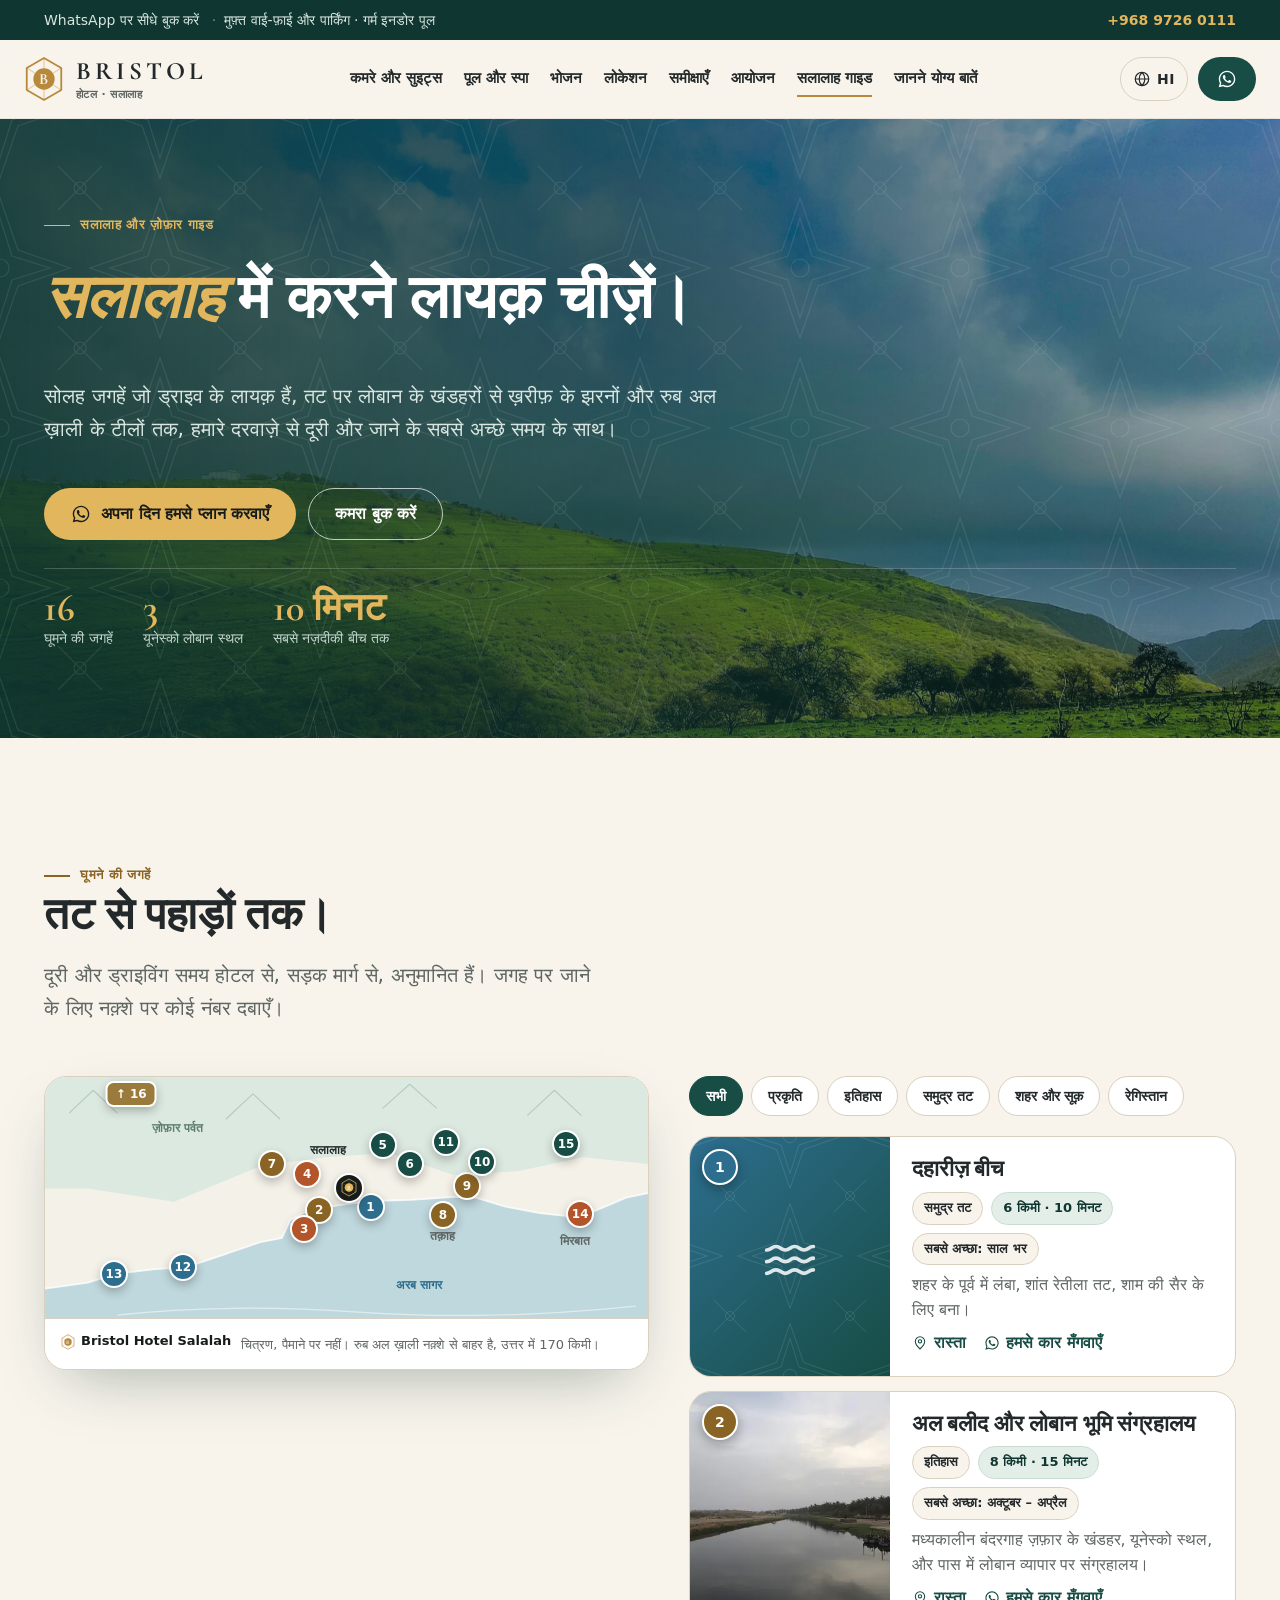
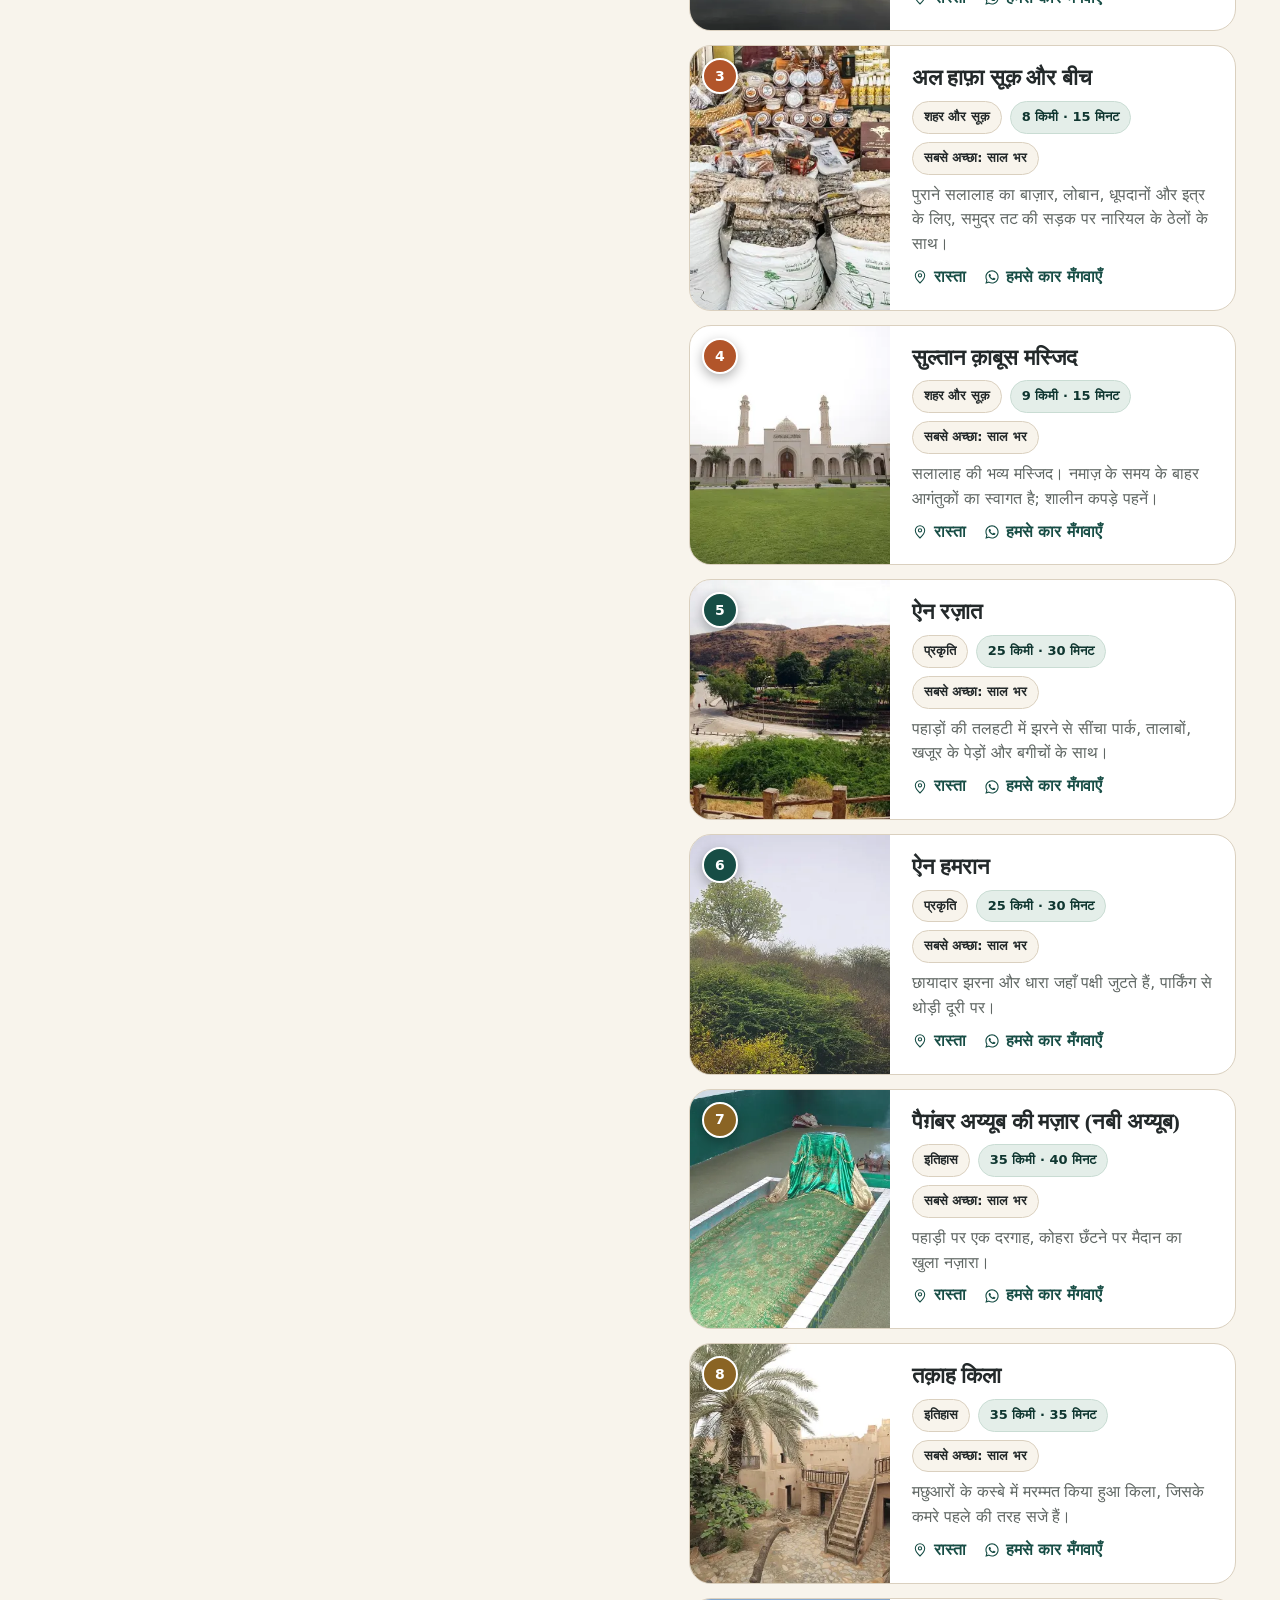
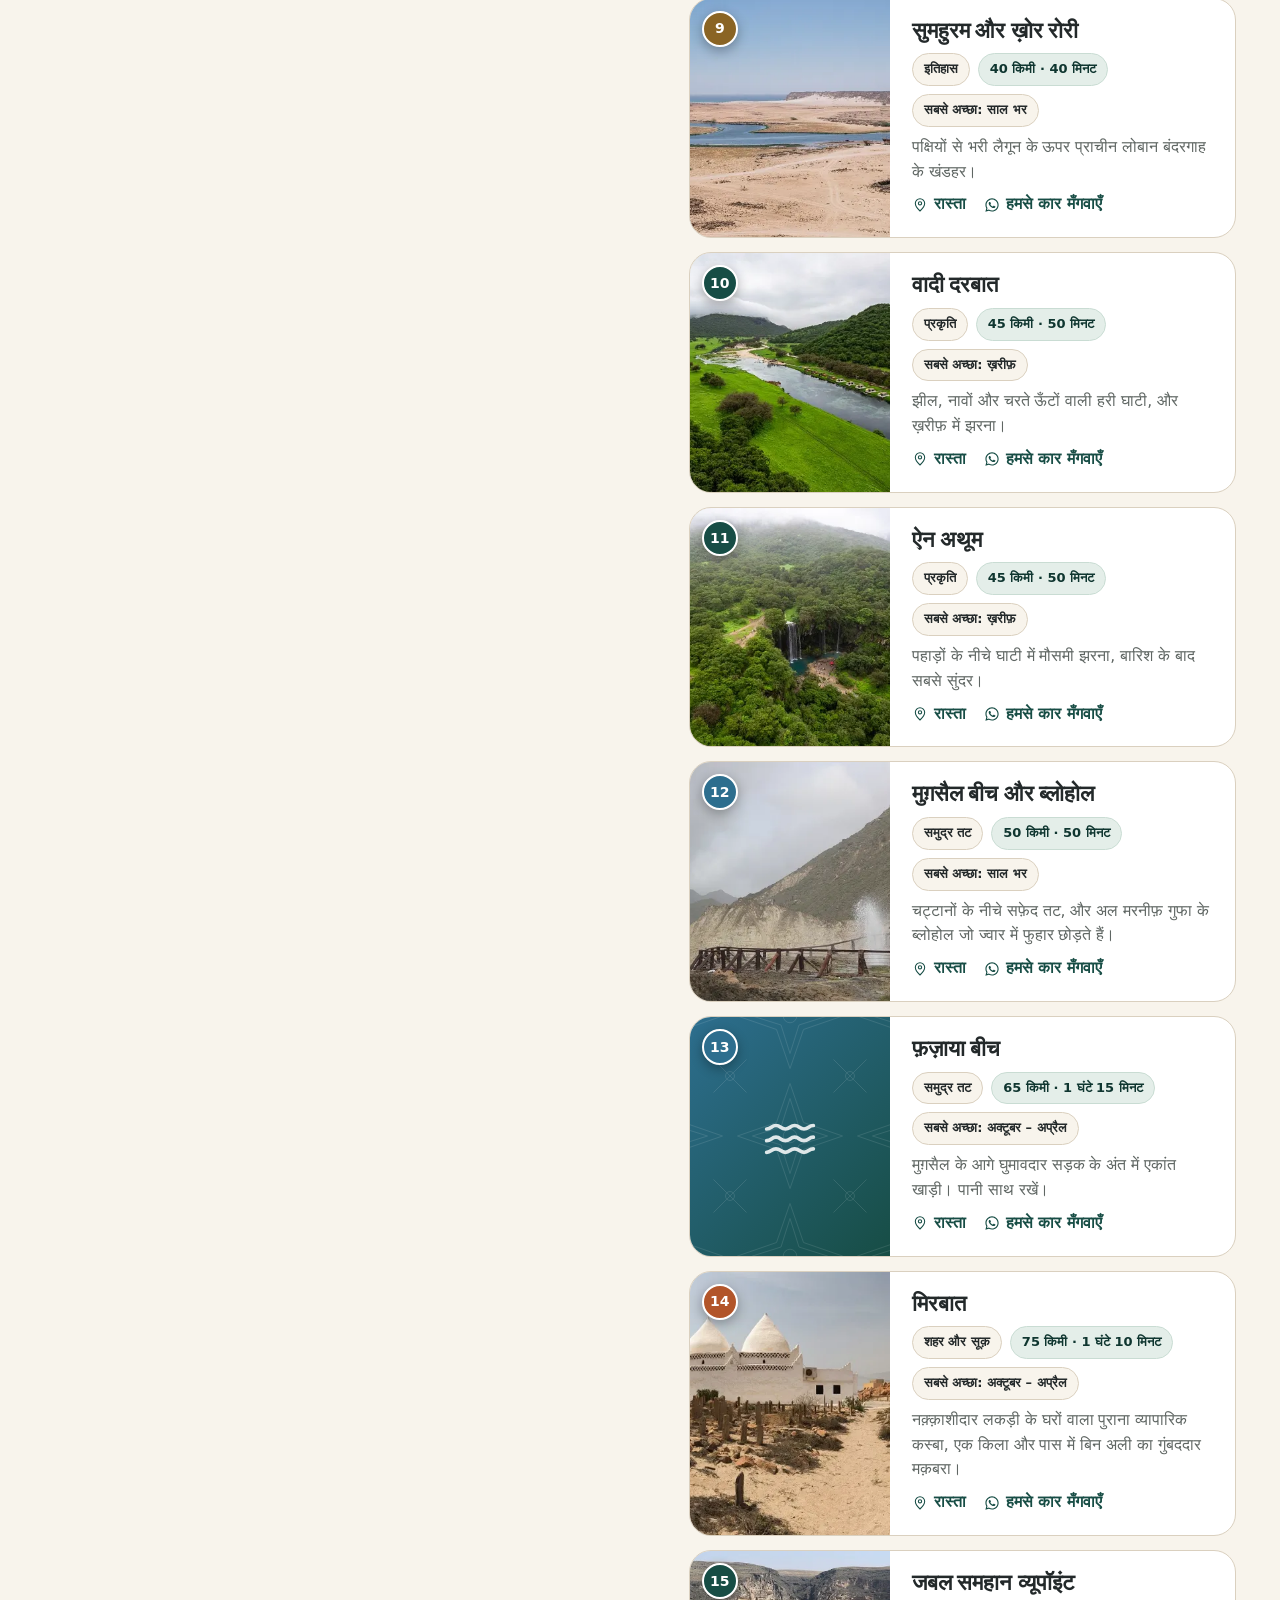
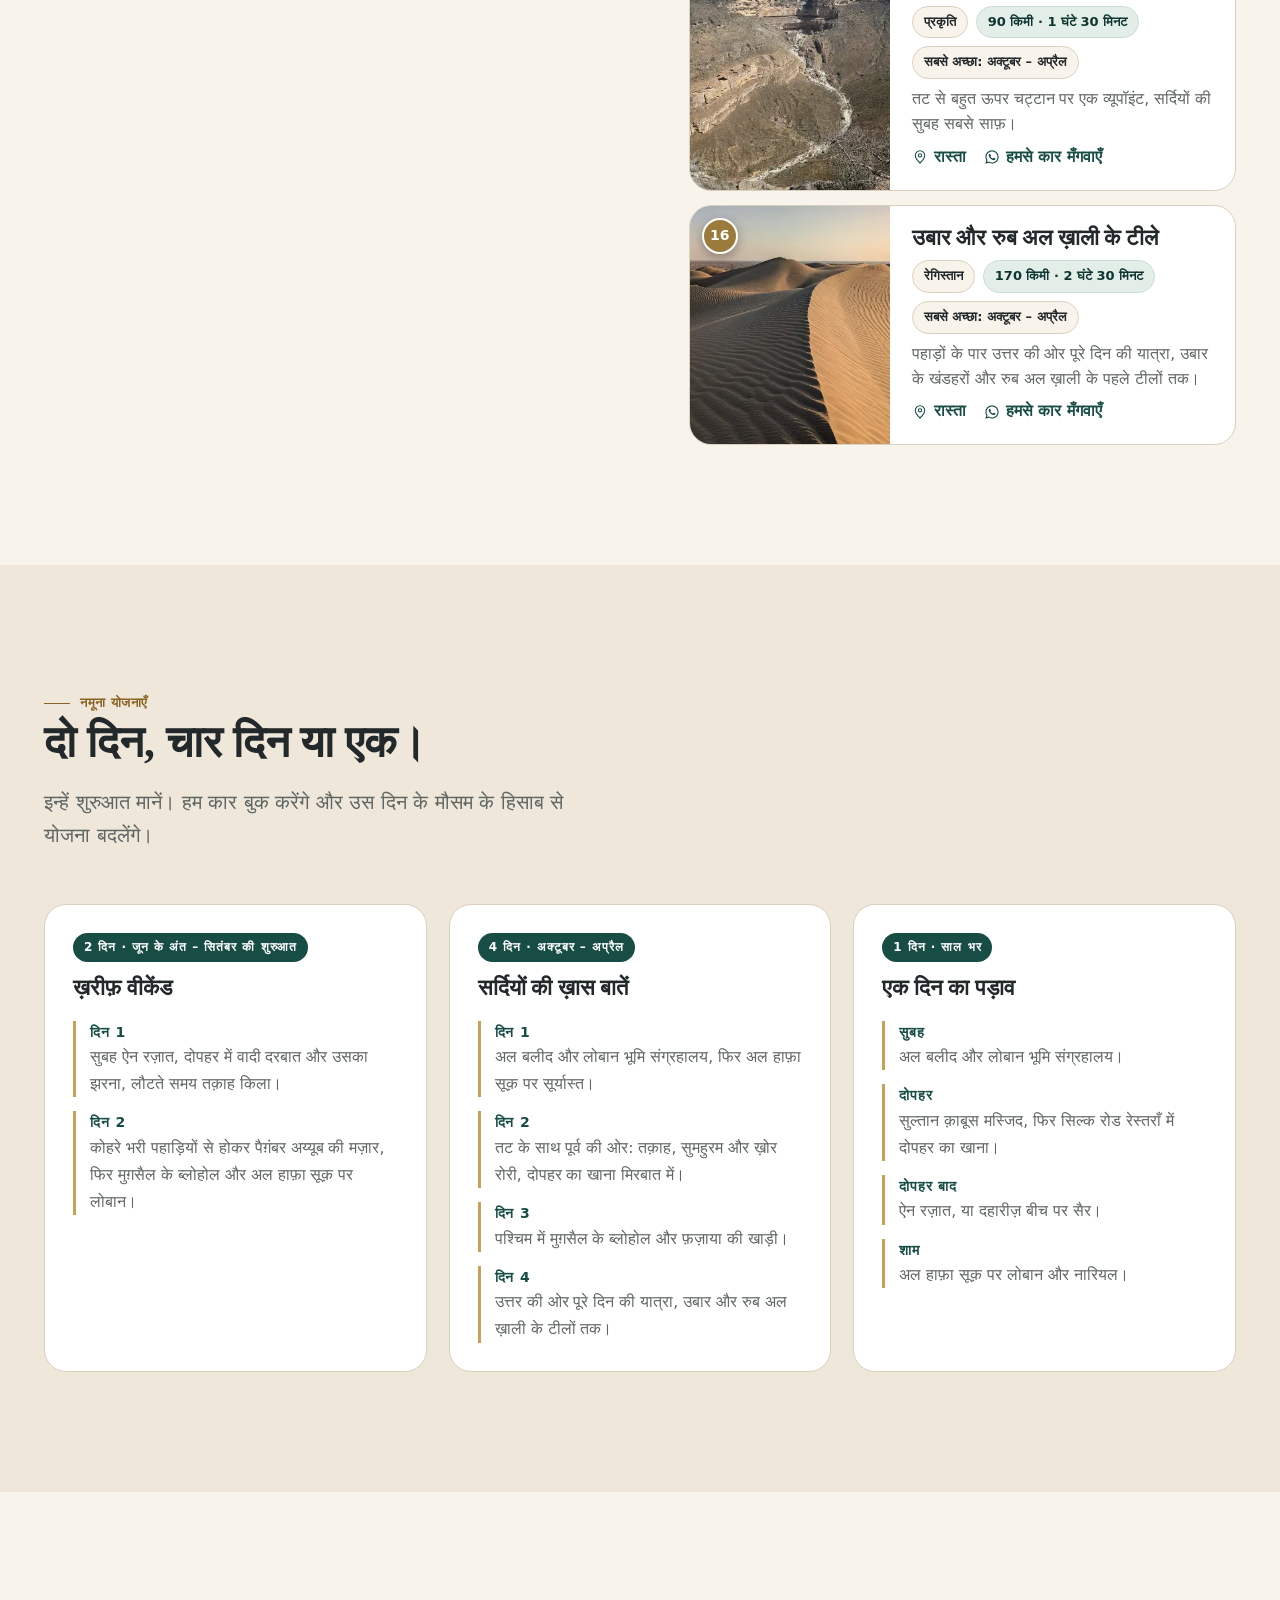
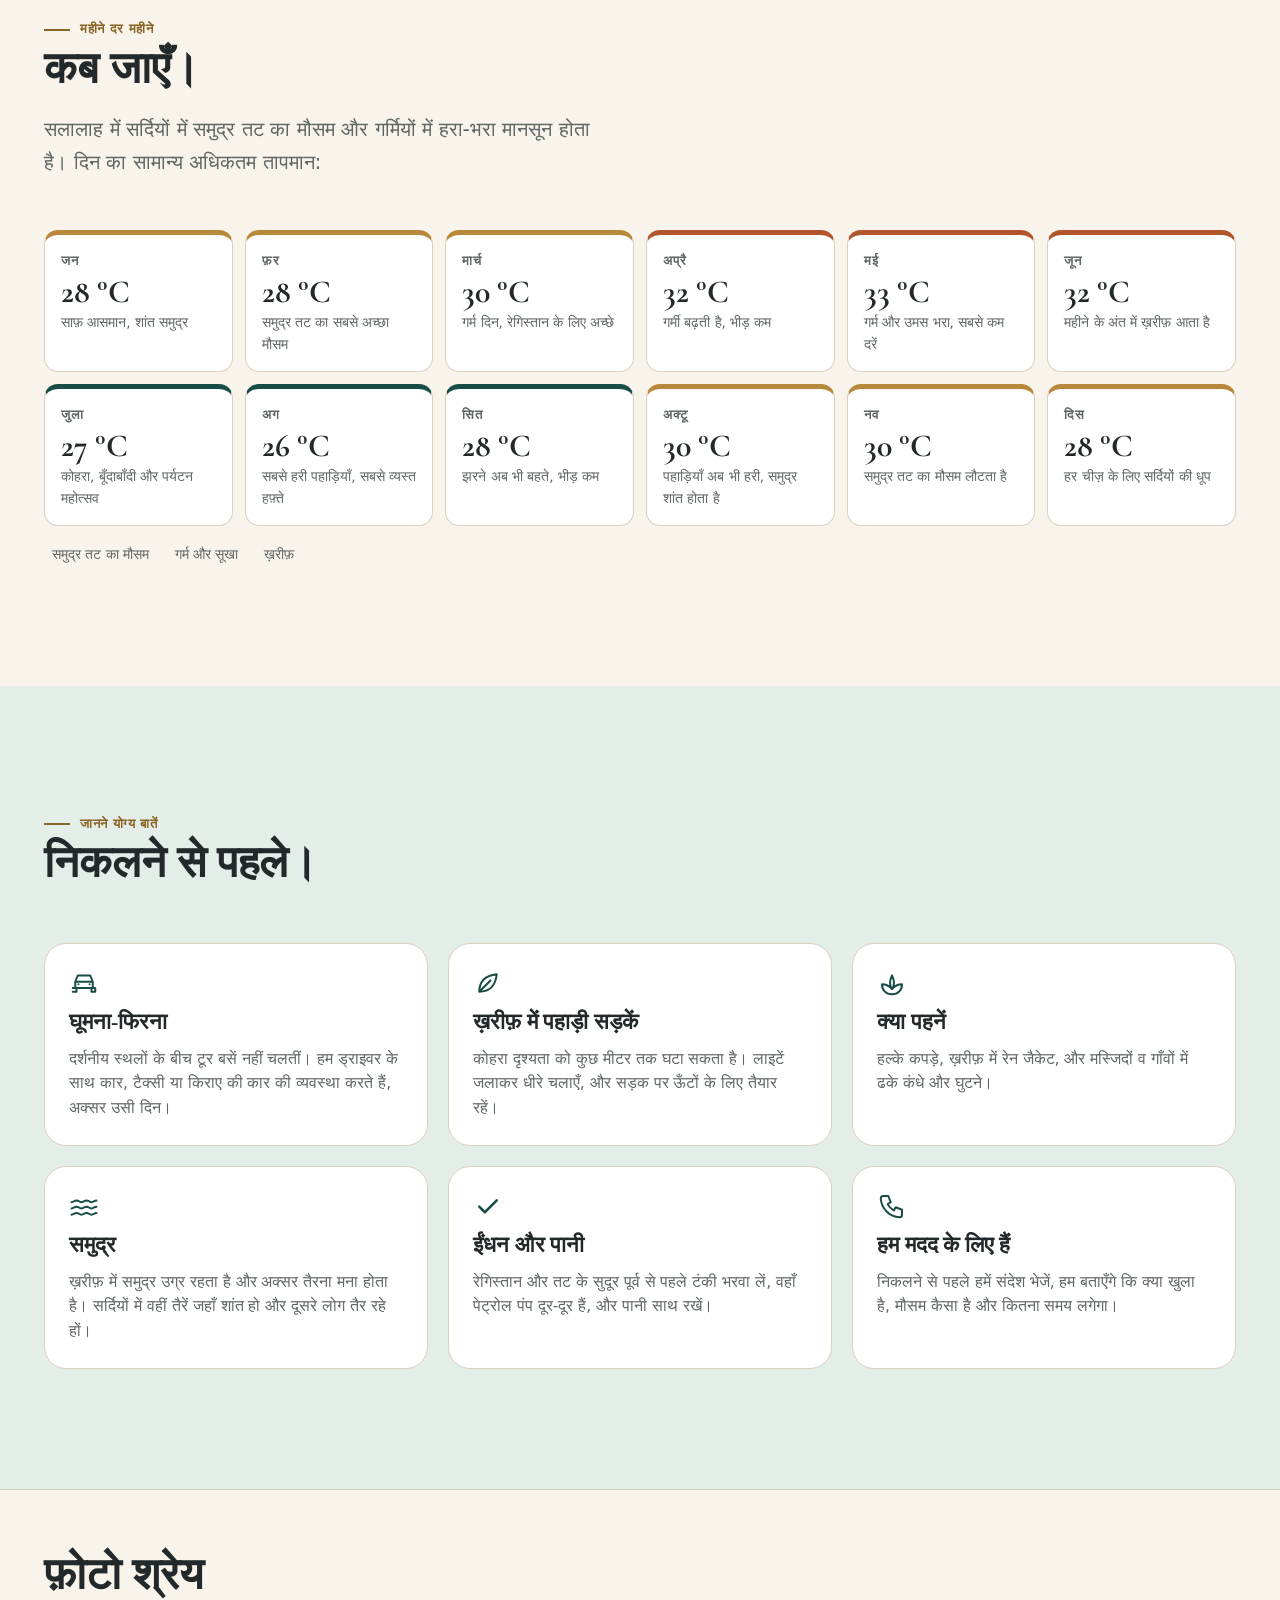
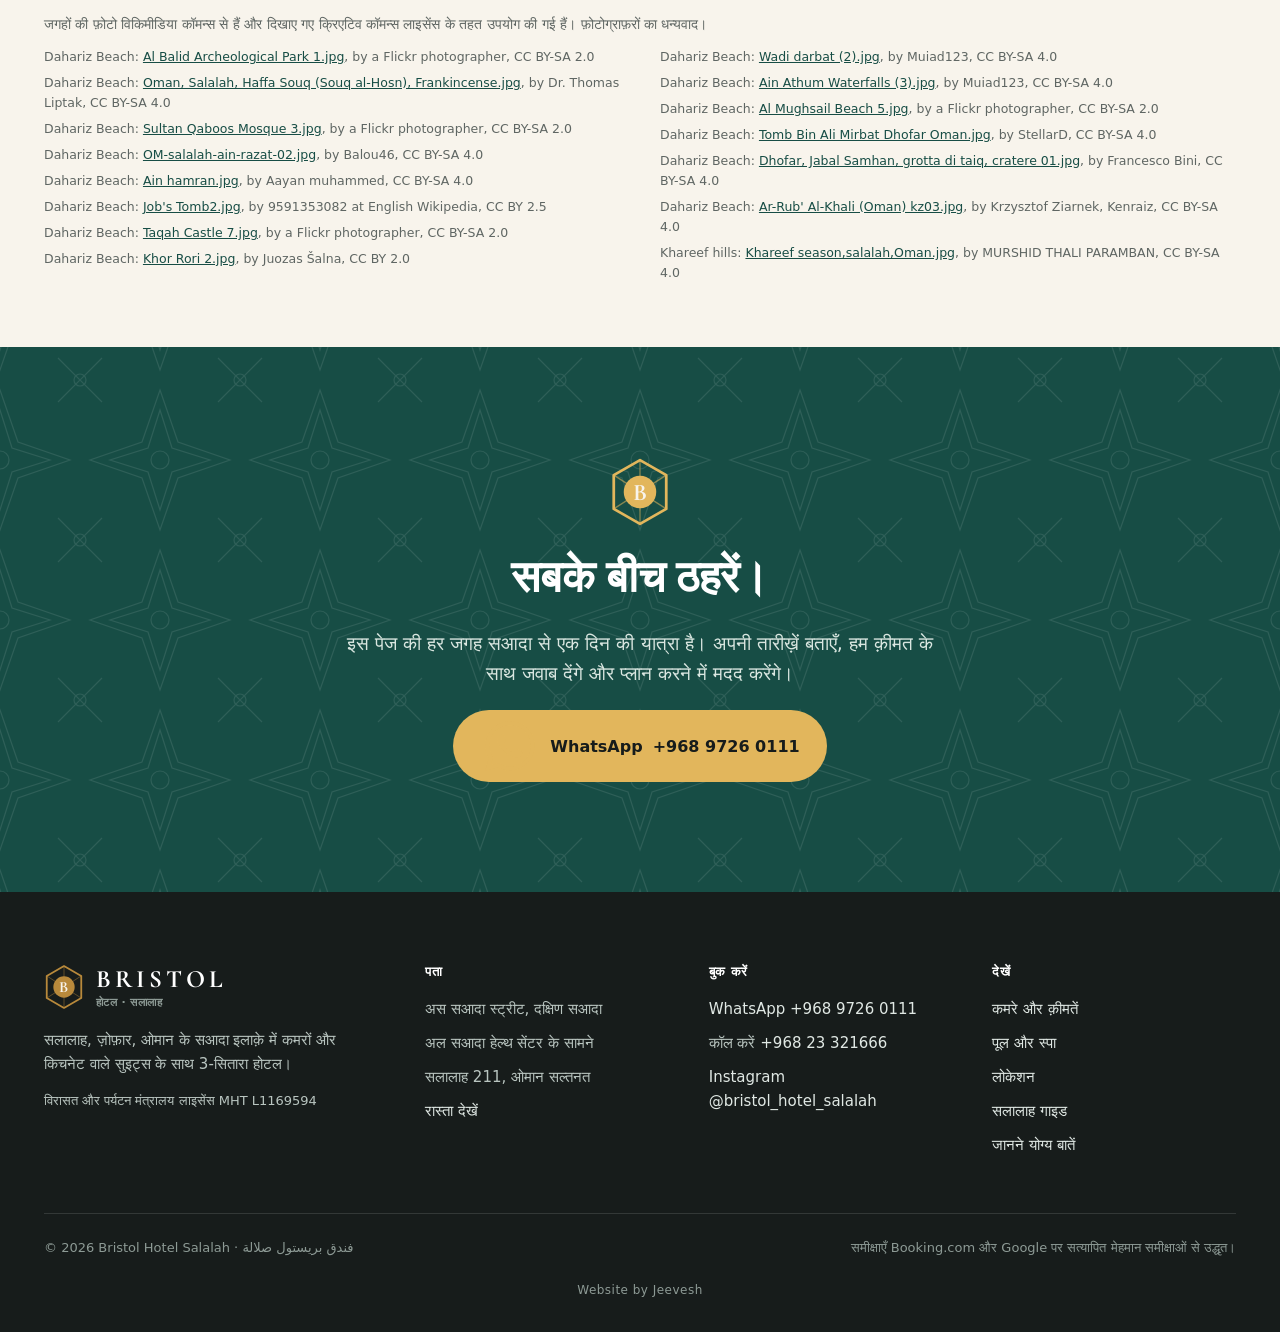
<file: hi/guide/index.html>
<!DOCTYPE html>
<html lang="hi" dir="ltr">
<head>
<meta charset="utf-8">
<meta name="viewport" content="width=device-width, initial-scale=1">
<title>सलालाह में करने लायक़ चीज़ें | ब्रिस्टल होटल सलालाह की स्थानीय गाइड</title>
<meta name="description" content="सलालाह और ज़ोफ़ार में क्या देखें: वादी दरबात, अल बलीद, मुग़सैल, मिरबात और रुब अल ख़ाली, होटल से दूरी, नक़्शों, नमूना योजनाओं और सबसे अच्छे महीनों के साथ।">
<link rel="alternate" hreflang="en" href="https://www.bristolhotelsalalah.com/guide/">
<link rel="alternate" hreflang="ar" href="https://www.bristolhotelsalalah.com/ar/guide/">
<link rel="alternate" hreflang="hi" href="https://www.bristolhotelsalalah.com/hi/guide/">
<link rel="alternate" hreflang="de" href="https://www.bristolhotelsalalah.com/de/guide/">
<link rel="alternate" hreflang="ru" href="https://www.bristolhotelsalalah.com/ru/guide/">
<link rel="alternate" hreflang="fr" href="https://www.bristolhotelsalalah.com/fr/guide/">
<link rel="alternate" hreflang="it" href="https://www.bristolhotelsalalah.com/it/guide/">
<link rel="alternate" hreflang="pl" href="https://www.bristolhotelsalalah.com/pl/guide/">
<link rel="alternate" hreflang="zh-Hans" href="https://www.bristolhotelsalalah.com/zh/guide/">
<link rel="alternate" hreflang="x-default" href="https://www.bristolhotelsalalah.com/guide/">
<link rel="canonical" href="https://www.bristolhotelsalalah.com/hi/guide/">
<meta name="theme-color" content="#0F3630">
<link rel="icon" href="../../favicon.ico" sizes="32x32">
<link rel="icon" href="../../assets/img/favicon.svg" type="image/svg+xml">
<link rel="apple-touch-icon" href="../../assets/img/apple-touch-icon.png">
<meta property="og:type" content="website">
<meta property="og:title" content="सलालाह में करने लायक़ चीज़ें">
<meta property="og:description" content="सलालाह और ज़ोफ़ार में क्या देखें: वादी दरबात, अल बलीद, मुग़सैल, मिरबात और रुब अल ख़ाली, होटल से दूरी, नक़्शों, नमूना योजनाओं और सबसे अच्छे महीनों के साथ।">
<meta property="og:image" content="https://www.bristolhotelsalalah.com/assets/img/og-image.jpg">
<meta property="og:url" content="https://www.bristolhotelsalalah.com/hi/guide/">
<meta name="twitter:card" content="summary_large_image">
<link rel="stylesheet" href="../../assets/css/fonts.css?v=ed025330">
<link rel="stylesheet" href="../../assets/css/style.css?v=004c1067">
<script type="application/ld+json">{"@context": "https://schema.org", "@type": "ItemList", "name": "सलालाह में करने लायक़ चीज़ें", "itemListElement": [{"@type": "ListItem", "position": 1, "item": {"@type": "TouristAttraction", "name": "दहारीज़ बीच", "description": "शहर के पूर्व में लंबा, शांत रेतीला तट, शाम की सैर के लिए बना।", "url": "https://www.bristolhotelsalalah.com/guide/#p-dahariz", "geo": {"@type": "GeoCoordinates", "latitude": 17.03, "longitude": 54.175}}}, {"@type": "ListItem", "position": 2, "item": {"@type": "TouristAttraction", "name": "अल बलीद और लोबान भूमि संग्रहालय", "description": "मध्यकालीन बंदरगाह ज़फ़ार के खंडहर, यूनेस्को स्थल, और पास में लोबान व्यापार पर संग्रहालय।", "url": "https://www.bristolhotelsalalah.com/guide/#p-baleed", "geo": {"@type": "GeoCoordinates", "latitude": 17.0144, "longitude": 54.1306}}}, {"@type": "ListItem", "position": 3, "item": {"@type": "TouristAttraction", "name": "अल हाफ़ा सूक़ और बीच", "description": "पुराने सलालाह का बाज़ार, लोबान, धूपदानों और इत्र के लिए, समुद्र तट की सड़क पर नारियल के ठेलों के साथ।", "url": "https://www.bristolhotelsalalah.com/guide/#p-haffa", "geo": {"@type": "GeoCoordinates", "latitude": 17.0158, "longitude": 54.11}}}, {"@type": "ListItem", "position": 4, "item": {"@type": "TouristAttraction", "name": "सुल्तान क़ाबूस मस्जिद", "description": "सलालाह की भव्य मस्जिद। नमाज़ के समय के बाहर आगंतुकों का स्वागत है; शालीन कपड़े पहनें।", "url": "https://www.bristolhotelsalalah.com/guide/#p-mosque", "geo": {"@type": "GeoCoordinates", "latitude": 17.0175, "longitude": 54.088}}}, {"@type": "ListItem", "position": 5, "item": {"@type": "TouristAttraction", "name": "ऐन रज़ात", "description": "पहाड़ों की तलहटी में झरने से सींचा पार्क, तालाबों, खजूर के पेड़ों और बगीचों के साथ।", "url": "https://www.bristolhotelsalalah.com/guide/#p-razat", "geo": {"@type": "GeoCoordinates", "latitude": 17.135, "longitude": 54.236}}}, {"@type": "ListItem", "position": 6, "item": {"@type": "TouristAttraction", "name": "ऐन हमरान", "description": "छायादार झरना और धारा जहाँ पक्षी जुटते हैं, पार्किंग से थोड़ी दूरी पर।", "url": "https://www.bristolhotelsalalah.com/guide/#p-hamran", "geo": {"@type": "GeoCoordinates", "latitude": 17.103, "longitude": 54.276}}}, {"@type": "ListItem", "position": 7, "item": {"@type": "TouristAttraction", "name": "पैग़ंबर अय्यूब की मज़ार (नबी अय्यूब)", "description": "पहाड़ी पर एक दरगाह, कोहरा छँटने पर मैदान का खुला नज़ारा।", "url": "https://www.bristolhotelsalalah.com/guide/#p-job", "geo": {"@type": "GeoCoordinates", "latitude": 17.106, "longitude": 53.977}}}, {"@type": "ListItem", "position": 8, "item": {"@type": "TouristAttraction", "name": "तक़ाह किला", "description": "मछुआरों के कस्बे में मरम्मत किया हुआ किला, जिसके कमरे पहले की तरह सजे हैं।", "url": "https://www.bristolhotelsalalah.com/guide/#p-taqah", "geo": {"@type": "GeoCoordinates", "latitude": 17.0375, "longitude": 54.4019}}}, {"@type": "ListItem", "position": 9, "item": {"@type": "TouristAttraction", "name": "सुमहुरम और ख़ोर रोरी", "description": "पक्षियों से भरी लैगून के ऊपर प्राचीन लोबान बंदरगाह के खंडहर।", "url": "https://www.bristolhotelsalalah.com/guide/#p-khor-rori", "geo": {"@type": "GeoCoordinates", "latitude": 17.039, "longitude": 54.432}}}, {"@type": "ListItem", "position": 10, "item": {"@type": "TouristAttraction", "name": "वादी दरबात", "description": "झील, नावों और चरते ऊँटों वाली हरी घाटी, और ख़रीफ़ में झरना।", "url": "https://www.bristolhotelsalalah.com/guide/#p-darbat", "geo": {"@type": "GeoCoordinates", "latitude": 17.104, "longitude": 54.453}}}, {"@type": "ListItem", "position": 11, "item": {"@type": "TouristAttraction", "name": "ऐन अथूम", "description": "पहाड़ों के नीचे घाटी में मौसमी झरना, बारिश के बाद सबसे सुंदर।", "url": "https://www.bristolhotelsalalah.com/guide/#p-athum", "geo": {"@type": "GeoCoordinates", "latitude": 17.126, "longitude": 54.413}}}, {"@type": "ListItem", "position": 12, "item": {"@type": "TouristAttraction", "name": "मुग़सैल बीच और ब्लोहोल", "description": "चट्टानों के नीचे सफ़ेद तट, और अल मरनीफ़ गुफा के ब्लोहोल जो ज्वार में फुहार छोड़ते हैं।", "url": "https://www.bristolhotelsalalah.com/guide/#p-mughsail", "geo": {"@type": "GeoCoordinates", "latitude": 16.875, "longitude": 53.77}}}, {"@type": "ListItem", "position": 13, "item": {"@type": "TouristAttraction", "name": "फ़ज़ाया बीच", "description": "मुग़सैल के आगे घुमावदार सड़क के अंत में एकांत खाड़ी। पानी साथ रखें।", "url": "https://www.bristolhotelsalalah.com/guide/#p-fazayah", "geo": {"@type": "GeoCoordinates", "latitude": 16.86, "longitude": 53.61}}}, {"@type": "ListItem", "position": 14, "item": {"@type": "TouristAttraction", "name": "मिरबात", "description": "नक़्क़ाशीदार लकड़ी के घरों वाला पुराना व्यापारिक कस्बा, एक किला और पास में बिन अली का गुंबददार मक़बरा।", "url": "https://www.bristolhotelsalalah.com/guide/#p-mirbat", "geo": {"@type": "GeoCoordinates", "latitude": 16.993, "longitude": 54.693}}}, {"@type": "ListItem", "position": 15, "item": {"@type": "TouristAttraction", "name": "जबल समहान व्यूपॉइंट", "description": "तट से बहुत ऊपर चट्टान पर एक व्यूपॉइंट, सर्दियों की सुबह सबसे साफ़।", "url": "https://www.bristolhotelsalalah.com/guide/#p-samhan", "geo": {"@type": "GeoCoordinates", "latitude": 17.15, "longitude": 54.66}}}, {"@type": "ListItem", "position": 16, "item": {"@type": "TouristAttraction", "name": "उबार और रुब अल ख़ाली के टीले", "description": "पहाड़ों के पार उत्तर की ओर पूरे दिन की यात्रा, उबार के खंडहरों और रुब अल ख़ाली के पहले टीलों तक।", "url": "https://www.bristolhotelsalalah.com/guide/#p-desert", "geo": {"@type": "GeoCoordinates", "latitude": 18.26, "longitude": 53.65}}}]}</script>
</head>
<body>
<a class="skip" href="#main">सामग्री पर जाएँ</a>

<svg width="0" height="0" class="icons" aria-hidden="true">
  <symbol id="i-mark" viewBox="0 0 48 56"><path fill="none" stroke="currentColor" stroke-width="2.2" stroke-linejoin="round" d="M24 2.5 L45 14.5 L45 41.5 L24 53.5 L3 41.5 L3 14.5 Z"/><path fill="none" stroke="currentColor" stroke-width="1" opacity=".55" d="M24 2.5 L24 53.5 M3 14.5 L45 41.5 M45 14.5 L3 41.5"/><circle cx="24" cy="28" r="13" fill="currentColor"/><text x="24" y="34.5" text-anchor="middle" font-family="Cormorant Garamond, Georgia, serif" font-size="19" font-weight="700" fill="#F8F4EC">B</text></symbol>
  <symbol id="i-camera" viewBox="0 0 24 24"><path fill="none" stroke="currentColor" stroke-width="1.8" stroke-linecap="round" stroke-linejoin="round" d="M4 8h3l2-3h6l2 3h3v11H4z"/><circle cx="12" cy="13" r="3.5" fill="none" stroke="currentColor" stroke-width="1.8"/></symbol>
  <symbol id="i-chev" viewBox="0 0 24 24"><path fill="none" stroke="currentColor" stroke-width="2.2" stroke-linecap="round" stroke-linejoin="round" d="M9 5l7 7-7 7"/></symbol>
  <symbol id="i-x" viewBox="0 0 24 24"><path fill="none" stroke="currentColor" stroke-width="2.2" stroke-linecap="round" d="M6 6l12 12M18 6L6 18"/></symbol>
  <symbol id="i-wa" viewBox="0 0 24 24"><path fill="currentColor" d="M12.04 2C6.58 2 2.13 6.45 2.13 11.91c0 1.75.46 3.45 1.32 4.95L2.05 22l5.25-1.38a9.86 9.86 0 0 0 4.74 1.21c5.46 0 9.91-4.45 9.91-9.91C21.95 6.45 17.5 2 12.04 2zm0 18.15a8.2 8.2 0 0 1-4.19-1.15l-.3-.18-3.12.82.83-3.04-.2-.31a8.23 8.23 0 0 1-1.26-4.38c0-4.54 3.7-8.24 8.24-8.24 4.54 0 8.24 3.7 8.24 8.24 0 4.54-3.7 8.24-8.24 8.24zm4.52-6.16c-.25-.12-1.47-.72-1.69-.81-.23-.08-.39-.12-.56.12-.17.25-.64.81-.78.97-.14.17-.29.19-.54.06-.25-.12-1.05-.39-1.99-1.23-.74-.66-1.23-1.47-1.38-1.72-.14-.25-.02-.38.11-.51.11-.11.25-.29.37-.43.12-.14.17-.25.25-.41.08-.17.04-.31-.02-.43-.06-.12-.56-1.34-.76-1.84-.2-.48-.41-.42-.56-.43h-.48c-.17 0-.43.06-.66.31-.23.25-.86.85-.86 2.07 0 1.22.89 2.4 1.01 2.56.12.17 1.75 2.67 4.23 3.74.59.26 1.05.41 1.41.52.59.19 1.13.16 1.56.1.48-.07 1.47-.6 1.67-1.18.21-.58.21-1.07.14-1.18-.06-.1-.22-.16-.47-.28z"/></symbol>
  <symbol id="i-cup" viewBox="0 0 24 24"><path fill="none" stroke="currentColor" stroke-width="1.6" stroke-linecap="round" stroke-linejoin="round" d="M4 9h12v5a5 5 0 0 1-5 5H9a5 5 0 0 1-5-5V9zm12 1h1.5a2.5 2.5 0 0 1 0 5H16M8 3c0 1.2 1 1.2 1 2.4M12 3c0 1.2 1 1.2 1 2.4M3 22h16"/></symbol>
  <symbol id="i-wifi" viewBox="0 0 24 24"><path fill="none" stroke="currentColor" stroke-width="1.6" stroke-linecap="round" d="M2 8.8a15 15 0 0 1 20 0M5 12.3a10 10 0 0 1 14 0M8.5 15.8a5 5 0 0 1 7 0"/><circle cx="12" cy="19.3" r="1.2" fill="currentColor"/></symbol>
  <symbol id="i-car" viewBox="0 0 24 24"><path fill="none" stroke="currentColor" stroke-width="1.6" stroke-linecap="round" stroke-linejoin="round" d="M5 16V11l2-5h10l2 5v5M3 16h18v3h-3v-3M6 16v3H3M7.5 13h.01M16.5 13h.01M5 11h14"/></symbol>
  <symbol id="i-bell" viewBox="0 0 24 24"><path fill="none" stroke="currentColor" stroke-width="1.6" stroke-linecap="round" stroke-linejoin="round" d="M4 17h16M6 17a6 6 0 0 1 12 0M12 8V6M10 6h4M3 20h18"/></symbol>
  <symbol id="i-spa" viewBox="0 0 24 24"><path fill="none" stroke="currentColor" stroke-width="1.6" stroke-linecap="round" stroke-linejoin="round" d="M12 21c-5 0-8-3.5-8-8 3.5 0 6 1.5 8 4 2-2.5 4.5-4 8-4 0 4.5-3 8-8 8zM12 17c-2-3-2-7 0-11 2 4 2 8 0 11z"/></symbol>
  <symbol id="i-check" viewBox="0 0 24 24"><path fill="none" stroke="currentColor" stroke-width="2" stroke-linecap="round" stroke-linejoin="round" d="M5 12.5l4.5 4.5L19 7.5"/></symbol>
  <symbol id="i-plane" viewBox="0 0 24 24"><path fill="none" stroke="currentColor" stroke-width="1.6" stroke-linecap="round" stroke-linejoin="round" d="M10.5 13.5L3 11l1.5-1.5 8 1L17 6a2 2 0 0 1 3 3l-4.5 4.5 1 8L15 23l-2.5-7.5L9 19v3l-1.5 1L6 19.5 2.5 18l1-1.5h3l3.5-3.5"/></symbol>
  <symbol id="i-pin" viewBox="0 0 24 24"><path fill="none" stroke="currentColor" stroke-width="1.6" stroke-linecap="round" stroke-linejoin="round" d="M12 21s-7-6.2-7-11.5a7 7 0 0 1 14 0C19 14.8 12 21 12 21z"/><circle cx="12" cy="9.5" r="2.5" fill="none" stroke="currentColor" stroke-width="1.6"/></symbol>
  <symbol id="i-menu" viewBox="0 0 24 24"><path fill="none" stroke="currentColor" stroke-width="1.8" stroke-linecap="round" d="M4 8h16M4 16h16"/></symbol>
  <symbol id="i-family" viewBox="0 0 24 24"><path fill="none" stroke="currentColor" stroke-width="1.6" stroke-linecap="round" stroke-linejoin="round" d="M7 7a2.5 2.5 0 1 0 0-.01M17 7a2.5 2.5 0 1 0 0-.01M3 20v-5a4 4 0 0 1 8 0v5M13 20v-5a4 4 0 0 1 8 0v5"/></symbol>
  <symbol id="i-sofa" viewBox="0 0 24 24"><path fill="none" stroke="currentColor" stroke-width="1.6" stroke-linecap="round" stroke-linejoin="round" d="M4 11V8a3 3 0 0 1 3-3h10a3 3 0 0 1 3 3v3M2 13a2 2 0 0 1 4 0v2h12v-2a2 2 0 0 1 4 0v5H2v-5zM5 18v2M19 18v2"/></symbol>
  <symbol id="i-kitchen" viewBox="0 0 24 24"><path fill="none" stroke="currentColor" stroke-width="1.6" stroke-linecap="round" stroke-linejoin="round" d="M4 10h16v3a6 6 0 0 1-6 6h-4a6 6 0 0 1-6-6v-3zM2 10h20M8 4c0 1.2 1 1.2 1 2.4M12 4c0 1.2 1 1.2 1 2.4M16 4c0 1.2 1 1.2 1 2.4M8 22h8"/></symbol>
  <symbol id="i-balcony" viewBox="0 0 24 24"><path fill="none" stroke="currentColor" stroke-width="1.6" stroke-linecap="round" stroke-linejoin="round" d="M3 20l5-8 3 5 3-9 7 12H3zM16 5a2 2 0 1 0 0-.01"/></symbol>
  <symbol id="i-steam" viewBox="0 0 24 24"><path fill="none" stroke="currentColor" stroke-width="1.6" stroke-linecap="round" d="M8 3c-1.5 2 1.5 3 0 5s1.5 3 0 5M12 3c-1.5 2 1.5 3 0 5s1.5 3 0 5M16 3c-1.5 2 1.5 3 0 5s1.5 3 0 5M3 17h18v4H3z"/></symbol>
  <symbol id="i-pool" viewBox="0 0 24 24"><path fill="none" stroke="currentColor" stroke-width="1.6" stroke-linecap="round" d="M2 17c2 0 2-1.5 4-1.5S8 17 10 17s2-1.5 4-1.5S16 17 18 17s2-1.5 4-1.5M2 21c2 0 2-1.5 4-1.5S8 21 10 21s2-1.5 4-1.5S16 21 18 21s2-1.5 4-1.5M8 13V5a2 2 0 0 1 4 0M16 13V5a2 2 0 0 0-4 0M8 9h8"/></symbol>
  <symbol id="i-gym" viewBox="0 0 24 24"><path fill="none" stroke="currentColor" stroke-width="1.6" stroke-linecap="round" stroke-linejoin="round" d="M6 8v8M3 10v4M18 8v8M21 10v4M6 12h12M3 12h0M21 12h0M5 8h2M17 8h2M5 16h2M17 16h2"/></symbol>
  <symbol id="i-leaf" viewBox="0 0 24 24"><path fill="none" stroke="currentColor" stroke-width="1.6" stroke-linecap="round" stroke-linejoin="round" d="M5 19c0-8 5-13 14-14-1 9-6 14-14 14zM5 19l9-9"/></symbol>
  <symbol id="i-column" viewBox="0 0 24 24"><path fill="none" stroke="currentColor" stroke-width="1.6" stroke-linecap="round" stroke-linejoin="round" d="M4 21h16M5 18h14M6 6h12M5 4h14M8 6v12M12 6v12M16 6v12"/></symbol>
  <symbol id="i-wave" viewBox="0 0 24 24"><path fill="none" stroke="currentColor" stroke-width="1.6" stroke-linecap="round" d="M2 9c2 0 2-1.5 4-1.5S8 9 10 9s2-1.5 4-1.5S16 9 18 9s2-1.5 4-1.5M2 14c2 0 2-1.5 4-1.5S8 14 10 14s2-1.5 4-1.5S16 14 18 14s2-1.5 4-1.5M2 19c2 0 2-1.5 4-1.5S8 19 10 19s2-1.5 4-1.5S16 19 18 19s2-1.5 4-1.5"/></symbol>
  <symbol id="i-hall" viewBox="0 0 24 24"><path fill="none" stroke="currentColor" stroke-width="1.6" stroke-linecap="round" stroke-linejoin="round" d="M3 21h18M4 21V9l8-5 8 5v12M9 21v-6h6v6M12 9h.01"/></symbol>
  <symbol id="i-ig" viewBox="0 0 24 24"><rect x="3" y="3" width="18" height="18" rx="5" fill="none" stroke="currentColor" stroke-width="1.6"/><circle cx="12" cy="12" r="4" fill="none" stroke="currentColor" stroke-width="1.6"/><circle cx="17.2" cy="6.8" r="1.1" fill="currentColor"/></symbol>
  <symbol id="i-phone" viewBox="0 0 24 24"><path fill="none" stroke="currentColor" stroke-width="1.6" stroke-linecap="round" stroke-linejoin="round" d="M5 4h4l2 5-2.5 1.5a11 11 0 0 0 5 5L15 13l5 2v4a2 2 0 0 1-2 2A16 16 0 0 1 3 6a2 2 0 0 1 2-2"/></symbol>
  <symbol id="i-moon" viewBox="0 0 24 24"><path fill="none" stroke="currentColor" stroke-width="1.6" stroke-linecap="round" stroke-linejoin="round" d="M20 14.5A8 8 0 0 1 9.5 4a8 8 0 1 0 10.5 10.5z"/></symbol>
</svg>

<div class="topbar">
  <div class="container">
    <span>WhatsApp पर सीधे बुक करें <span class="dot">·</span><span class="hide-sm">मुफ़्त वाई-फ़ाई और पार्किंग · गर्म इनडोर पूल</span></span>
    <a class="nowrap" href="https://wa.me/96897260111" data-wa>+968 9726 0111</a>
  </div>
</div>

<header class="header">
  <div class="container">
    <a class="brand" href="./../" aria-label="ब्रिस्टल होटल सलालाह, मुख्य पृष्ठ">
      <svg aria-hidden="true"><use href="#i-mark"/></svg>
      <span class="brand-text"><span class="brand-name">Bristol</span><span class="brand-sub">होटल · सलालाह</span></span>
    </a>
    <nav class="nav" id="nav" aria-label="मुख्य">
      <a href="./../#rooms">कमरे और सुइट्स</a>
      <a href="./../#wellness">पूल और स्पा</a>
      <a href="./../#dining">भोजन</a>
      <a href="./../#location">लोकेशन</a>
      <a href="./../#reviews">समीक्षाएँ</a>
      <a href="./../#events">आयोजन</a>
      <a href="./" aria-current="page">सलालाह गाइड</a>
      <a href="./../#know">जानने योग्य बातें</a>
    </nav>
    <div class="header-actions">
      <!--langs--><details class="langs" translate="no"><summary aria-label="Language: हिन्दी"><svg viewBox="0 0 24 24" aria-hidden="true"><path fill="none" stroke="currentColor" stroke-width="1.6" d="M12 3a9 9 0 1 0 0 18 9 9 0 0 0 0-18zm-9 9h18M12 3c2.5 2.6 3.8 5.6 3.8 9s-1.3 6.4-3.8 9c-2.5-2.6-3.8-5.6-3.8-9S9.5 5.6 12 3z"/></svg>HI</summary><ul><li><a href="../../guide/" hreflang="en" lang="en">English</a></li><li><a href="../../ar/guide/" hreflang="ar" lang="ar">العربية</a></li><li><a href="../../hi/guide/" hreflang="hi" lang="hi" aria-current="true">हिन्दी</a></li><li><a href="../../de/guide/" hreflang="de" lang="de">Deutsch</a></li><li><a href="../../ru/guide/" hreflang="ru" lang="ru">Русский</a></li><li><a href="../../fr/guide/" hreflang="fr" lang="fr">Français</a></li><li><a href="../../it/guide/" hreflang="it" lang="it">Italiano</a></li><li><a href="../../pl/guide/" hreflang="pl" lang="pl">Polski</a></li><li><a href="../../zh/guide/" hreflang="zh-Hans" lang="zh-Hans">简体中文</a></li></ul></details><!--/langs-->
      <a class="btn btn-primary btn-sm" href="https://wa.me/96897260111" data-wa><svg aria-hidden="true"><use href="#i-wa"/></svg><span class="btn-wa-text">WhatsApp पर बुक करें</span><span class="sr-only">WhatsApp पर बुक करें</span></a>
      <button class="menu-btn" type="button" data-t-open="मेन्यू खोलें" data-t-close="मेन्यू बंद करें" aria-label="मेन्यू खोलें" aria-expanded="false" aria-controls="nav"><svg aria-hidden="true"><use href="#i-menu"/></svg></button>
    </div>
  </div>
</header>

<main id="main">
<section class="ghero" id="top">
  <div class="ghero-bg"><img srcset="../../assets/img/places/hero-540.webp 540w, ../../assets/img/places/hero-800.webp 800w, ../../assets/img/places/hero-1080.webp 1080w, ../../assets/img/places/hero-1920.webp 1920w" sizes="100vw" src="../../assets/img/places/hero.jpg" alt="ख़रीफ़ के दौरान सलालाह के पास समुद्र के ऊपर हरी पहाड़ियाँ" width="1920" height="1440" fetchpriority="high"></div>
  <div class="container">
    <span class="eyebrow">सलालाह और ज़ोफ़ार गाइड</span>
    <h1><em>सलालाह</em> में करने लायक़ चीज़ें।</h1>
    <p class="lead">सोलह जगहें जो ड्राइव के लायक़ हैं, तट पर लोबान के खंडहरों से ख़रीफ़ के झरनों और रुब अल ख़ाली के टीलों तक, हमारे दरवाज़े से दूरी और जाने के सबसे अच्छे समय के साथ।</p>
    <div class="hero-ctas">
      <a class="btn btn-gold" href="https://wa.me/96897260111?text=Hi%20Bristol%20Hotel%20Salalah%2C%20can%20you%20help%20me%20plan%20a%20day%20out%3F" data-wa-fixed><svg aria-hidden="true"><use href="#i-wa"/></svg>अपना दिन हमसे प्लान करवाएँ</a>
      <a class="btn btn-light" href="./../#book">कमरा बुक करें</a>
    </div>
    <ul class="ghero-stats">
      <li><strong>16</strong><span>घूमने की जगहें</span></li>
      <li><strong>3</strong><span>यूनेस्को लोबान स्थल</span></li>
      <li><strong>10 मिनट</strong><span>सबसे नज़दीकी बीच तक</span></li>
    </ul>
  </div>
</section>

<section class="section explore" id="places" aria-label="घूमने की जगहें">
  <div class="container">
    <div class="section-head reveal">
      <div>
        <span class="eyebrow">घूमने की जगहें</span>
        <h2>तट से पहाड़ों तक।</h2>
        <p class="lead">दूरी और ड्राइविंग समय होटल से, सड़क मार्ग से, अनुमानित हैं। जगह पर जाने के लिए नक़्शे पर कोई नंबर दबाएँ।</p>
      </div>
    </div>
    <div class="explore-grid">
      <figure class="gmap">
        <div class="gmap-canvas">
        <svg viewBox="0 0 1000 400" aria-hidden="true" focusable="false" preserveAspectRatio="none">
          <rect width="1000" height="400" fill="#F4F1E8"/>
          <path d="M-36 185 L71 185 L214 207 L357 148 L464 133 L571 126 L679 163 L786 156 L893 133 L1036 148 L1036 -15 L-36 -15 Z" fill="#DCE9E0"/>
          <path d="M40 60 L80 22 L120 60 M300 70 L345 28 L390 70 M560 52 L605 12 L650 52 M800 64 L845 22 L890 64" fill="none" stroke="#B7CCBF" stroke-width="2" stroke-linejoin="round"/>
          <path d="M-36 356 L71 341 L121 326 L179 319 L236 315 L293 296 L357 274 L393 267 L407 237 L436 222 L486 213 L536 206 L607 204 L679 199 L714 200 L764 215 L821 226 L886 233 L929 215 L964 200 L1036 185 L1050 450 L-50 450 Z" fill="#BFD8DD"/>
          <path d="M-36 356 L71 341 L121 326 L179 319 L236 315 L293 296 L357 274 L393 267 L407 237 L436 222 L486 213 L536 206 L607 204 L679 199 L714 200 L764 215 L821 226 L886 233 L929 215 L964 200 L1036 185" fill="none" stroke="#fff" stroke-width="3" opacity=".8"/>
          <path d="M120 395 Q300 375 520 390 T980 380" fill="none" stroke="#fff" stroke-width="2" opacity=".5"/>
        </svg>
        <span class="maplabel ml-salalah" aria-hidden="true">सलालाह</span>
        <span class="maplabel ml-taqah" aria-hidden="true">तक़ाह</span>
        <span class="maplabel ml-mirbat" aria-hidden="true">मिरबात</span>
        <span class="maplabel ml-sea" aria-hidden="true">अरब सागर</span>
        <span class="maplabel ml-hills" aria-hidden="true">ज़ोफ़ार पर्वत</span>
        <span class="pin pin-hotel"><svg aria-hidden="true"><use href="#i-mark"/></svg></span>
        <button class="pin pin-dahariz pin-cat-beach" type="button" data-id="p-dahariz" data-cat="beach" aria-label="दहारीज़ बीच">1</button>
        <button class="pin pin-baleed pin-cat-history" type="button" data-id="p-baleed" data-cat="history" aria-label="अल बलीद और लोबान भूमि संग्रहालय">2</button>
        <button class="pin pin-haffa pin-cat-town" type="button" data-id="p-haffa" data-cat="town" aria-label="अल हाफ़ा सूक़ और बीच">3</button>
        <button class="pin pin-mosque pin-cat-town" type="button" data-id="p-mosque" data-cat="town" aria-label="सुल्तान क़ाबूस मस्जिद">4</button>
        <button class="pin pin-razat pin-cat-nature" type="button" data-id="p-razat" data-cat="nature" aria-label="ऐन रज़ात">5</button>
        <button class="pin pin-hamran pin-cat-nature" type="button" data-id="p-hamran" data-cat="nature" aria-label="ऐन हमरान">6</button>
        <button class="pin pin-job pin-cat-history" type="button" data-id="p-job" data-cat="history" aria-label="पैग़ंबर अय्यूब की मज़ार (नबी अय्यूब)">7</button>
        <button class="pin pin-taqah pin-cat-history" type="button" data-id="p-taqah" data-cat="history" aria-label="तक़ाह किला">8</button>
        <button class="pin pin-khor-rori pin-cat-history" type="button" data-id="p-khor-rori" data-cat="history" aria-label="सुमहुरम और ख़ोर रोरी">9</button>
        <button class="pin pin-darbat pin-cat-nature" type="button" data-id="p-darbat" data-cat="nature" aria-label="वादी दरबात">10</button>
        <button class="pin pin-athum pin-cat-nature" type="button" data-id="p-athum" data-cat="nature" aria-label="ऐन अथूम">11</button>
        <button class="pin pin-mughsail pin-cat-beach" type="button" data-id="p-mughsail" data-cat="beach" aria-label="मुग़सैल बीच और ब्लोहोल">12</button>
        <button class="pin pin-fazayah pin-cat-beach" type="button" data-id="p-fazayah" data-cat="beach" aria-label="फ़ज़ाया बीच">13</button>
        <button class="pin pin-mirbat pin-cat-town" type="button" data-id="p-mirbat" data-cat="town" aria-label="मिरबात">14</button>
        <button class="pin pin-samhan pin-cat-nature" type="button" data-id="p-samhan" data-cat="nature" aria-label="जबल समहान व्यूपॉइंट">15</button>
        <button class="pin pin-desert pin-cat-desert pin-off" type="button" data-id="p-desert" data-cat="desert" aria-label="उबार और रुब अल ख़ाली के टीले">↑ 16</button>
        </div>
        <figcaption><span class="legend"><svg aria-hidden="true"><use href="#i-mark"/></svg>Bristol Hotel Salalah</span>चित्रण, पैमाने पर नहीं। रुब अल ख़ाली नक़्शे से बाहर है, उत्तर में 170 किमी।</figcaption>
      </figure>
      <div>
        <div class="tabs pfilter" role="group" aria-label="जगहें छाँटें">
          <button class="tab is-active" type="button" data-filter="all" aria-pressed="true">सभी</button>
          <button class="tab" type="button" data-filter="nature" aria-pressed="false">प्रकृति</button>
          <button class="tab" type="button" data-filter="history" aria-pressed="false">इतिहास</button>
          <button class="tab" type="button" data-filter="beach" aria-pressed="false">समुद्र तट</button>
          <button class="tab" type="button" data-filter="town" aria-pressed="false">शहर और सूक़</button>
          <button class="tab" type="button" data-filter="desert" aria-pressed="false">रेगिस्तान</button>
        </div>
        <ol class="spots">
        <li class="place reveal" id="p-dahariz" data-cat="beach">
          <div class="place-media place-art"><svg aria-hidden="true"><use href="#i-wave"/></svg><span class="place-num" aria-hidden="true">1</span></div>
          <div class="place-body">
            <h3>दहारीज़ बीच</h3>
            <ul class="chips"><li>समुद्र तट</li><li>6 किमी · 10 मिनट</li><li>सबसे अच्छा: साल भर</li></ul>
            <p>शहर के पूर्व में लंबा, शांत रेतीला तट, शाम की सैर के लिए बना।</p>
            <p class="place-links"><a href="https://www.google.com/maps/dir/?api=1&amp;origin=17.0526615,54.1570177&amp;destination=Dahariz+Beach+Salalah&amp;travelmode=driving" target="_blank" rel="noopener"><svg aria-hidden="true"><use href="#i-pin"/></svg>रास्ता</a><a href="https://wa.me/96897260111?text=Hi%20Bristol%20Hotel%20Salalah%2C%20I%27d%20like%20a%20car%20to%20Dahariz%20Beach.%20My%20date%3A%20" data-wa-fixed><svg aria-hidden="true"><use href="#i-wa"/></svg>हमसे कार मँगवाएँ</a></p>
          </div>
        </li>
        <li class="place reveal" id="p-baleed" data-cat="history">
          <div class="place-media"><img srcset="../../assets/img/places/baleed-540.webp 540w, ../../assets/img/places/baleed-800.webp 800w, ../../assets/img/places/baleed-1080.webp 960w" sizes="(max-width:700px) 100vw, 220px" src="../../assets/img/places/baleed.jpg" alt="अल बलीद और लोबान भूमि संग्रहालय" width="960" height="640" loading="lazy"><span class="place-num" aria-hidden="true">2</span></div>
          <div class="place-body">
            <h3>अल बलीद और लोबान भूमि संग्रहालय</h3>
            <ul class="chips"><li>इतिहास</li><li>8 किमी · 15 मिनट</li><li>सबसे अच्छा: अक्टूबर – अप्रैल</li></ul>
            <p>मध्यकालीन बंदरगाह ज़फ़ार के खंडहर, यूनेस्को स्थल, और पास में लोबान व्यापार पर संग्रहालय।</p>
            <p class="place-links"><a href="https://www.google.com/maps/dir/?api=1&amp;origin=17.0526615,54.1570177&amp;destination=Al+Baleed+Archaeological+Park+Salalah&amp;travelmode=driving" target="_blank" rel="noopener"><svg aria-hidden="true"><use href="#i-pin"/></svg>रास्ता</a><a href="https://wa.me/96897260111?text=Hi%20Bristol%20Hotel%20Salalah%2C%20I%27d%20like%20a%20car%20to%20Al%20Baleed%20%26%20the%20Museum%20of%20the%20Frankincense%20Land.%20My%20date%3A%20" data-wa-fixed><svg aria-hidden="true"><use href="#i-wa"/></svg>हमसे कार मँगवाएँ</a></p>
          </div>
        </li>
        <li class="place reveal" id="p-haffa" data-cat="town">
          <div class="place-media"><img srcset="../../assets/img/places/haffa-540.webp 540w, ../../assets/img/places/haffa-800.webp 800w, ../../assets/img/places/haffa-1080.webp 960w" sizes="(max-width:700px) 100vw, 220px" src="../../assets/img/places/haffa.jpg" alt="अल हाफ़ा सूक़ और बीच" width="960" height="640" loading="lazy"><span class="place-num" aria-hidden="true">3</span></div>
          <div class="place-body">
            <h3>अल हाफ़ा सूक़ और बीच</h3>
            <ul class="chips"><li>शहर और सूक़</li><li>8 किमी · 15 मिनट</li><li>सबसे अच्छा: साल भर</li></ul>
            <p>पुराने सलालाह का बाज़ार, लोबान, धूपदानों और इत्र के लिए, समुद्र तट की सड़क पर नारियल के ठेलों के साथ।</p>
            <p class="place-links"><a href="https://www.google.com/maps/dir/?api=1&amp;origin=17.0526615,54.1570177&amp;destination=Al+Haffa+Souq+Salalah&amp;travelmode=driving" target="_blank" rel="noopener"><svg aria-hidden="true"><use href="#i-pin"/></svg>रास्ता</a><a href="https://wa.me/96897260111?text=Hi%20Bristol%20Hotel%20Salalah%2C%20I%27d%20like%20a%20car%20to%20Al%20Haffa%20Souq%20%26%20Beach.%20My%20date%3A%20" data-wa-fixed><svg aria-hidden="true"><use href="#i-wa"/></svg>हमसे कार मँगवाएँ</a></p>
          </div>
        </li>
        <li class="place reveal" id="p-mosque" data-cat="town">
          <div class="place-media"><img srcset="../../assets/img/places/mosque-540.webp 540w, ../../assets/img/places/mosque-800.webp 800w, ../../assets/img/places/mosque-1080.webp 960w" sizes="(max-width:700px) 100vw, 220px" src="../../assets/img/places/mosque.jpg" alt="सुल्तान क़ाबूस मस्जिद" width="960" height="640" loading="lazy"><span class="place-num" aria-hidden="true">4</span></div>
          <div class="place-body">
            <h3>सुल्तान क़ाबूस मस्जिद</h3>
            <ul class="chips"><li>शहर और सूक़</li><li>9 किमी · 15 मिनट</li><li>सबसे अच्छा: साल भर</li></ul>
            <p>सलालाह की भव्य मस्जिद। नमाज़ के समय के बाहर आगंतुकों का स्वागत है; शालीन कपड़े पहनें।</p>
            <p class="place-links"><a href="https://www.google.com/maps/dir/?api=1&amp;origin=17.0526615,54.1570177&amp;destination=Sultan+Qaboos+Mosque+Salalah&amp;travelmode=driving" target="_blank" rel="noopener"><svg aria-hidden="true"><use href="#i-pin"/></svg>रास्ता</a><a href="https://wa.me/96897260111?text=Hi%20Bristol%20Hotel%20Salalah%2C%20I%27d%20like%20a%20car%20to%20Sultan%20Qaboos%20Mosque.%20My%20date%3A%20" data-wa-fixed><svg aria-hidden="true"><use href="#i-wa"/></svg>हमसे कार मँगवाएँ</a></p>
          </div>
        </li>
        <li class="place reveal" id="p-razat" data-cat="nature">
          <div class="place-media"><img srcset="../../assets/img/places/razat-540.webp 540w, ../../assets/img/places/razat-800.webp 800w, ../../assets/img/places/razat-1080.webp 960w" sizes="(max-width:700px) 100vw, 220px" src="../../assets/img/places/razat.jpg" alt="ऐन रज़ात" width="960" height="640" loading="lazy"><span class="place-num" aria-hidden="true">5</span></div>
          <div class="place-body">
            <h3>ऐन रज़ात</h3>
            <ul class="chips"><li>प्रकृति</li><li>25 किमी · 30 मिनट</li><li>सबसे अच्छा: साल भर</li></ul>
            <p>पहाड़ों की तलहटी में झरने से सींचा पार्क, तालाबों, खजूर के पेड़ों और बगीचों के साथ।</p>
            <p class="place-links"><a href="https://www.google.com/maps/dir/?api=1&amp;origin=17.0526615,54.1570177&amp;destination=Ain+Razat+Salalah&amp;travelmode=driving" target="_blank" rel="noopener"><svg aria-hidden="true"><use href="#i-pin"/></svg>रास्ता</a><a href="https://wa.me/96897260111?text=Hi%20Bristol%20Hotel%20Salalah%2C%20I%27d%20like%20a%20car%20to%20Ayn%20Razat.%20My%20date%3A%20" data-wa-fixed><svg aria-hidden="true"><use href="#i-wa"/></svg>हमसे कार मँगवाएँ</a></p>
          </div>
        </li>
        <li class="place reveal" id="p-hamran" data-cat="nature">
          <div class="place-media"><img srcset="../../assets/img/places/hamran-540.webp 540w, ../../assets/img/places/hamran-800.webp 800w, ../../assets/img/places/hamran-1080.webp 960w" sizes="(max-width:700px) 100vw, 220px" src="../../assets/img/places/hamran.jpg" alt="ऐन हमरान" width="960" height="640" loading="lazy"><span class="place-num" aria-hidden="true">6</span></div>
          <div class="place-body">
            <h3>ऐन हमरान</h3>
            <ul class="chips"><li>प्रकृति</li><li>25 किमी · 30 मिनट</li><li>सबसे अच्छा: साल भर</li></ul>
            <p>छायादार झरना और धारा जहाँ पक्षी जुटते हैं, पार्किंग से थोड़ी दूरी पर।</p>
            <p class="place-links"><a href="https://www.google.com/maps/dir/?api=1&amp;origin=17.0526615,54.1570177&amp;destination=Ain+Hamran+Salalah&amp;travelmode=driving" target="_blank" rel="noopener"><svg aria-hidden="true"><use href="#i-pin"/></svg>रास्ता</a><a href="https://wa.me/96897260111?text=Hi%20Bristol%20Hotel%20Salalah%2C%20I%27d%20like%20a%20car%20to%20Ayn%20Hamran.%20My%20date%3A%20" data-wa-fixed><svg aria-hidden="true"><use href="#i-wa"/></svg>हमसे कार मँगवाएँ</a></p>
          </div>
        </li>
        <li class="place reveal" id="p-job" data-cat="history">
          <div class="place-media"><img srcset="../../assets/img/places/job-540.webp 540w, ../../assets/img/places/job-800.webp 800w, ../../assets/img/places/job-1080.webp 960w" sizes="(max-width:700px) 100vw, 220px" src="../../assets/img/places/job.jpg" alt="पैग़ंबर अय्यूब की मज़ार (नबी अय्यूब)" width="960" height="640" loading="lazy"><span class="place-num" aria-hidden="true">7</span></div>
          <div class="place-body">
            <h3>पैग़ंबर अय्यूब की मज़ार (नबी अय्यूब)</h3>
            <ul class="chips"><li>इतिहास</li><li>35 किमी · 40 मिनट</li><li>सबसे अच्छा: साल भर</li></ul>
            <p>पहाड़ी पर एक दरगाह, कोहरा छँटने पर मैदान का खुला नज़ारा।</p>
            <p class="place-links"><a href="https://www.google.com/maps/dir/?api=1&amp;origin=17.0526615,54.1570177&amp;destination=Nabi+Ayoub+Tomb+Salalah&amp;travelmode=driving" target="_blank" rel="noopener"><svg aria-hidden="true"><use href="#i-pin"/></svg>रास्ता</a><a href="https://wa.me/96897260111?text=Hi%20Bristol%20Hotel%20Salalah%2C%20I%27d%20like%20a%20car%20to%20Tomb%20of%20the%20Prophet%20Job%20%28Nabi%20Ayoub%29.%20My%20date%3A%20" data-wa-fixed><svg aria-hidden="true"><use href="#i-wa"/></svg>हमसे कार मँगवाएँ</a></p>
          </div>
        </li>
        <li class="place reveal" id="p-taqah" data-cat="history">
          <div class="place-media"><img srcset="../../assets/img/places/taqah-540.webp 540w, ../../assets/img/places/taqah-800.webp 800w, ../../assets/img/places/taqah-1080.webp 960w" sizes="(max-width:700px) 100vw, 220px" src="../../assets/img/places/taqah.jpg" alt="तक़ाह किला" width="960" height="640" loading="lazy"><span class="place-num" aria-hidden="true">8</span></div>
          <div class="place-body">
            <h3>तक़ाह किला</h3>
            <ul class="chips"><li>इतिहास</li><li>35 किमी · 35 मिनट</li><li>सबसे अच्छा: साल भर</li></ul>
            <p>मछुआरों के कस्बे में मरम्मत किया हुआ किला, जिसके कमरे पहले की तरह सजे हैं।</p>
            <p class="place-links"><a href="https://www.google.com/maps/dir/?api=1&amp;origin=17.0526615,54.1570177&amp;destination=Taqah+Castle&amp;travelmode=driving" target="_blank" rel="noopener"><svg aria-hidden="true"><use href="#i-pin"/></svg>रास्ता</a><a href="https://wa.me/96897260111?text=Hi%20Bristol%20Hotel%20Salalah%2C%20I%27d%20like%20a%20car%20to%20Taqah%20Castle.%20My%20date%3A%20" data-wa-fixed><svg aria-hidden="true"><use href="#i-wa"/></svg>हमसे कार मँगवाएँ</a></p>
          </div>
        </li>
        <li class="place reveal" id="p-khor-rori" data-cat="history">
          <div class="place-media"><img srcset="../../assets/img/places/khor-rori-540.webp 540w, ../../assets/img/places/khor-rori-800.webp 800w, ../../assets/img/places/khor-rori-1080.webp 960w" sizes="(max-width:700px) 100vw, 220px" src="../../assets/img/places/khor-rori.jpg" alt="सुमहुरम और ख़ोर रोरी" width="960" height="640" loading="lazy"><span class="place-num" aria-hidden="true">9</span></div>
          <div class="place-body">
            <h3>सुमहुरम और ख़ोर रोरी</h3>
            <ul class="chips"><li>इतिहास</li><li>40 किमी · 40 मिनट</li><li>सबसे अच्छा: साल भर</li></ul>
            <p>पक्षियों से भरी लैगून के ऊपर प्राचीन लोबान बंदरगाह के खंडहर।</p>
            <p class="place-links"><a href="https://www.google.com/maps/dir/?api=1&amp;origin=17.0526615,54.1570177&amp;destination=Sumhuram+Archaeological+Park&amp;travelmode=driving" target="_blank" rel="noopener"><svg aria-hidden="true"><use href="#i-pin"/></svg>रास्ता</a><a href="https://wa.me/96897260111?text=Hi%20Bristol%20Hotel%20Salalah%2C%20I%27d%20like%20a%20car%20to%20Sumhuram%20%26%20Khor%20Rori.%20My%20date%3A%20" data-wa-fixed><svg aria-hidden="true"><use href="#i-wa"/></svg>हमसे कार मँगवाएँ</a></p>
          </div>
        </li>
        <li class="place reveal" id="p-darbat" data-cat="nature">
          <div class="place-media"><img srcset="../../assets/img/places/darbat-540.webp 540w, ../../assets/img/places/darbat-800.webp 800w, ../../assets/img/places/darbat-1080.webp 960w" sizes="(max-width:700px) 100vw, 220px" src="../../assets/img/places/darbat.jpg" alt="वादी दरबात" width="960" height="640" loading="lazy"><span class="place-num" aria-hidden="true">10</span></div>
          <div class="place-body">
            <h3>वादी दरबात</h3>
            <ul class="chips"><li>प्रकृति</li><li>45 किमी · 50 मिनट</li><li>सबसे अच्छा: ख़रीफ़</li></ul>
            <p>झील, नावों और चरते ऊँटों वाली हरी घाटी, और ख़रीफ़ में झरना।</p>
            <p class="place-links"><a href="https://www.google.com/maps/dir/?api=1&amp;origin=17.0526615,54.1570177&amp;destination=Wadi+Darbat&amp;travelmode=driving" target="_blank" rel="noopener"><svg aria-hidden="true"><use href="#i-pin"/></svg>रास्ता</a><a href="https://wa.me/96897260111?text=Hi%20Bristol%20Hotel%20Salalah%2C%20I%27d%20like%20a%20car%20to%20Wadi%20Darbat.%20My%20date%3A%20" data-wa-fixed><svg aria-hidden="true"><use href="#i-wa"/></svg>हमसे कार मँगवाएँ</a></p>
          </div>
        </li>
        <li class="place reveal" id="p-athum" data-cat="nature">
          <div class="place-media"><img srcset="../../assets/img/places/athum-540.webp 540w, ../../assets/img/places/athum-800.webp 800w, ../../assets/img/places/athum-1080.webp 960w" sizes="(max-width:700px) 100vw, 220px" src="../../assets/img/places/athum.jpg" alt="ऐन अथूम" width="960" height="640" loading="lazy"><span class="place-num" aria-hidden="true">11</span></div>
          <div class="place-body">
            <h3>ऐन अथूम</h3>
            <ul class="chips"><li>प्रकृति</li><li>45 किमी · 50 मिनट</li><li>सबसे अच्छा: ख़रीफ़</li></ul>
            <p>पहाड़ों के नीचे घाटी में मौसमी झरना, बारिश के बाद सबसे सुंदर।</p>
            <p class="place-links"><a href="https://www.google.com/maps/dir/?api=1&amp;origin=17.0526615,54.1570177&amp;destination=Ain+Athum+Salalah&amp;travelmode=driving" target="_blank" rel="noopener"><svg aria-hidden="true"><use href="#i-pin"/></svg>रास्ता</a><a href="https://wa.me/96897260111?text=Hi%20Bristol%20Hotel%20Salalah%2C%20I%27d%20like%20a%20car%20to%20Ayn%20Athum.%20My%20date%3A%20" data-wa-fixed><svg aria-hidden="true"><use href="#i-wa"/></svg>हमसे कार मँगवाएँ</a></p>
          </div>
        </li>
        <li class="place reveal" id="p-mughsail" data-cat="beach">
          <div class="place-media"><img srcset="../../assets/img/places/mughsail-540.webp 540w, ../../assets/img/places/mughsail-800.webp 800w, ../../assets/img/places/mughsail-1080.webp 960w" sizes="(max-width:700px) 100vw, 220px" src="../../assets/img/places/mughsail.jpg" alt="मुग़सैल बीच और ब्लोहोल" width="960" height="640" loading="lazy"><span class="place-num" aria-hidden="true">12</span></div>
          <div class="place-body">
            <h3>मुग़सैल बीच और ब्लोहोल</h3>
            <ul class="chips"><li>समुद्र तट</li><li>50 किमी · 50 मिनट</li><li>सबसे अच्छा: साल भर</li></ul>
            <p>चट्टानों के नीचे सफ़ेद तट, और अल मरनीफ़ गुफा के ब्लोहोल जो ज्वार में फुहार छोड़ते हैं।</p>
            <p class="place-links"><a href="https://www.google.com/maps/dir/?api=1&amp;origin=17.0526615,54.1570177&amp;destination=Al+Marneef+Cave+Mughsail&amp;travelmode=driving" target="_blank" rel="noopener"><svg aria-hidden="true"><use href="#i-pin"/></svg>रास्ता</a><a href="https://wa.me/96897260111?text=Hi%20Bristol%20Hotel%20Salalah%2C%20I%27d%20like%20a%20car%20to%20Mughsail%20Beach%20%26%20the%20blowholes.%20My%20date%3A%20" data-wa-fixed><svg aria-hidden="true"><use href="#i-wa"/></svg>हमसे कार मँगवाएँ</a></p>
          </div>
        </li>
        <li class="place reveal" id="p-fazayah" data-cat="beach">
          <div class="place-media place-art"><svg aria-hidden="true"><use href="#i-wave"/></svg><span class="place-num" aria-hidden="true">13</span></div>
          <div class="place-body">
            <h3>फ़ज़ाया बीच</h3>
            <ul class="chips"><li>समुद्र तट</li><li>65 किमी · 1 घंटे 15 मिनट</li><li>सबसे अच्छा: अक्टूबर – अप्रैल</li></ul>
            <p>मुग़सैल के आगे घुमावदार सड़क के अंत में एकांत खाड़ी। पानी साथ रखें।</p>
            <p class="place-links"><a href="https://www.google.com/maps/dir/?api=1&amp;origin=17.0526615,54.1570177&amp;destination=Fazayah+Beach&amp;travelmode=driving" target="_blank" rel="noopener"><svg aria-hidden="true"><use href="#i-pin"/></svg>रास्ता</a><a href="https://wa.me/96897260111?text=Hi%20Bristol%20Hotel%20Salalah%2C%20I%27d%20like%20a%20car%20to%20Fazayah%20Beach.%20My%20date%3A%20" data-wa-fixed><svg aria-hidden="true"><use href="#i-wa"/></svg>हमसे कार मँगवाएँ</a></p>
          </div>
        </li>
        <li class="place reveal" id="p-mirbat" data-cat="town">
          <div class="place-media"><img srcset="../../assets/img/places/mirbat-540.webp 540w, ../../assets/img/places/mirbat-800.webp 800w, ../../assets/img/places/mirbat-1080.webp 960w" sizes="(max-width:700px) 100vw, 220px" src="../../assets/img/places/mirbat.jpg" alt="मिरबात" width="960" height="640" loading="lazy"><span class="place-num" aria-hidden="true">14</span></div>
          <div class="place-body">
            <h3>मिरबात</h3>
            <ul class="chips"><li>शहर और सूक़</li><li>75 किमी · 1 घंटे 10 मिनट</li><li>सबसे अच्छा: अक्टूबर – अप्रैल</li></ul>
            <p>नक़्क़ाशीदार लकड़ी के घरों वाला पुराना व्यापारिक कस्बा, एक किला और पास में बिन अली का गुंबददार मक़बरा।</p>
            <p class="place-links"><a href="https://www.google.com/maps/dir/?api=1&amp;origin=17.0526615,54.1570177&amp;destination=Mirbat+Castle&amp;travelmode=driving" target="_blank" rel="noopener"><svg aria-hidden="true"><use href="#i-pin"/></svg>रास्ता</a><a href="https://wa.me/96897260111?text=Hi%20Bristol%20Hotel%20Salalah%2C%20I%27d%20like%20a%20car%20to%20Mirbat.%20My%20date%3A%20" data-wa-fixed><svg aria-hidden="true"><use href="#i-wa"/></svg>हमसे कार मँगवाएँ</a></p>
          </div>
        </li>
        <li class="place reveal" id="p-samhan" data-cat="nature">
          <div class="place-media"><img srcset="../../assets/img/places/samhan-540.webp 540w, ../../assets/img/places/samhan-800.webp 800w, ../../assets/img/places/samhan-1080.webp 960w" sizes="(max-width:700px) 100vw, 220px" src="../../assets/img/places/samhan.jpg" alt="जबल समहान व्यूपॉइंट" width="960" height="640" loading="lazy"><span class="place-num" aria-hidden="true">15</span></div>
          <div class="place-body">
            <h3>जबल समहान व्यूपॉइंट</h3>
            <ul class="chips"><li>प्रकृति</li><li>90 किमी · 1 घंटे 30 मिनट</li><li>सबसे अच्छा: अक्टूबर – अप्रैल</li></ul>
            <p>तट से बहुत ऊपर चट्टान पर एक व्यूपॉइंट, सर्दियों की सुबह सबसे साफ़।</p>
            <p class="place-links"><a href="https://www.google.com/maps/dir/?api=1&amp;origin=17.0526615,54.1570177&amp;destination=Jabal+Samhan+Viewpoint&amp;travelmode=driving" target="_blank" rel="noopener"><svg aria-hidden="true"><use href="#i-pin"/></svg>रास्ता</a><a href="https://wa.me/96897260111?text=Hi%20Bristol%20Hotel%20Salalah%2C%20I%27d%20like%20a%20car%20to%20Jabal%20Samhan%20viewpoint.%20My%20date%3A%20" data-wa-fixed><svg aria-hidden="true"><use href="#i-wa"/></svg>हमसे कार मँगवाएँ</a></p>
          </div>
        </li>
        <li class="place reveal" id="p-desert" data-cat="desert">
          <div class="place-media"><img srcset="../../assets/img/places/desert-540.webp 540w, ../../assets/img/places/desert-800.webp 800w, ../../assets/img/places/desert-1080.webp 960w" sizes="(max-width:700px) 100vw, 220px" src="../../assets/img/places/desert.jpg" alt="उबार और रुब अल ख़ाली के टीले" width="960" height="640" loading="lazy"><span class="place-num" aria-hidden="true">16</span></div>
          <div class="place-body">
            <h3>उबार और रुब अल ख़ाली के टीले</h3>
            <ul class="chips"><li>रेगिस्तान</li><li>170 किमी · 2 घंटे 30 मिनट</li><li>सबसे अच्छा: अक्टूबर – अप्रैल</li></ul>
            <p>पहाड़ों के पार उत्तर की ओर पूरे दिन की यात्रा, उबार के खंडहरों और रुब अल ख़ाली के पहले टीलों तक।</p>
            <p class="place-links"><a href="https://www.google.com/maps/dir/?api=1&amp;origin=17.0526615,54.1570177&amp;destination=Ubar+Archaeological+Site+Shisr&amp;travelmode=driving" target="_blank" rel="noopener"><svg aria-hidden="true"><use href="#i-pin"/></svg>रास्ता</a><a href="https://wa.me/96897260111?text=Hi%20Bristol%20Hotel%20Salalah%2C%20I%27d%20like%20a%20car%20to%20Ubar%20%26%20the%20Empty%20Quarter%20dunes.%20My%20date%3A%20" data-wa-fixed><svg aria-hidden="true"><use href="#i-wa"/></svg>हमसे कार मँगवाएँ</a></p>
          </div>
        </li>
        </ol>
      </div>
    </div>
  </div>
</section>

<section class="section plans" id="plans">
  <div class="container">
    <div class="section-head reveal">
      <div>
        <span class="eyebrow">नमूना योजनाएँ</span>
        <h2>दो दिन, चार दिन या एक।</h2>
        <p class="lead">इन्हें शुरुआत मानें। हम कार बुक करेंगे और उस दिन के मौसम के हिसाब से योजना बदलेंगे।</p>
      </div>
    </div>
    <div class="plan-grid">
      <article class="plan reveal">
        <span class="tag">2 दिन · जून के अंत – सितंबर की शुरुआत</span>
        <h3>ख़रीफ़ वीकेंड</h3>
        <ol class="plan-days">
            <li><strong>दिन 1</strong><span>सुबह ऐन रज़ात, दोपहर में वादी दरबात और उसका झरना, लौटते समय तक़ाह किला।</span></li>
            <li><strong>दिन 2</strong><span>कोहरे भरी पहाड़ियों से होकर पैग़ंबर अय्यूब की मज़ार, फिर मुग़सैल के ब्लोहोल और अल हाफ़ा सूक़ पर लोबान।</span></li>
        </ol>
      </article>
      <article class="plan reveal">
        <span class="tag">4 दिन · अक्टूबर – अप्रैल</span>
        <h3>सर्दियों की ख़ास बातें</h3>
        <ol class="plan-days">
            <li><strong>दिन 1</strong><span>अल बलीद और लोबान भूमि संग्रहालय, फिर अल हाफ़ा सूक़ पर सूर्यास्त।</span></li>
            <li><strong>दिन 2</strong><span>तट के साथ पूर्व की ओर: तक़ाह, सुमहुरम और ख़ोर रोरी, दोपहर का खाना मिरबात में।</span></li>
            <li><strong>दिन 3</strong><span>पश्चिम में मुग़सैल के ब्लोहोल और फ़ज़ाया की खाड़ी।</span></li>
            <li><strong>दिन 4</strong><span>उत्तर की ओर पूरे दिन की यात्रा, उबार और रुब अल ख़ाली के टीलों तक।</span></li>
        </ol>
      </article>
      <article class="plan reveal">
        <span class="tag">1 दिन · साल भर</span>
        <h3>एक दिन का पड़ाव</h3>
        <ol class="plan-days">
            <li><strong>सुबह</strong><span>अल बलीद और लोबान भूमि संग्रहालय।</span></li>
            <li><strong>दोपहर</strong><span>सुल्तान क़ाबूस मस्जिद, फिर सिल्क रोड रेस्तराँ में दोपहर का खाना।</span></li>
            <li><strong>दोपहर बाद</strong><span>ऐन रज़ात, या दहारीज़ बीच पर सैर।</span></li>
            <li><strong>शाम</strong><span>अल हाफ़ा सूक़ पर लोबान और नारियल।</span></li>
        </ol>
      </article>
    </div>
  </div>
</section>

<section class="section monthly" id="months">
  <div class="container">
    <div class="section-head reveal">
      <div>
        <span class="eyebrow">महीने दर महीने</span>
        <h2>कब जाएँ।</h2>
        <p class="lead">सलालाह में सर्दियों में समुद्र तट का मौसम और गर्मियों में हरा-भरा मानसून होता है। दिन का सामान्य अधिकतम तापमान:</p>
      </div>
    </div>
    <ol class="month-grid">
        <li class="month m-sun reveal"><b>जन</b><strong>28 °C</strong><span>साफ़ आसमान, शांत समुद्र</span></li>
        <li class="month m-sun reveal"><b>फ़र</b><strong>28 °C</strong><span>समुद्र तट का सबसे अच्छा मौसम</span></li>
        <li class="month m-sun reveal"><b>मार्च</b><strong>30 °C</strong><span>गर्म दिन, रेगिस्तान के लिए अच्छे</span></li>
        <li class="month m-hot reveal"><b>अप्रै</b><strong>32 °C</strong><span>गर्मी बढ़ती है, भीड़ कम</span></li>
        <li class="month m-hot reveal"><b>मई</b><strong>33 °C</strong><span>गर्म और उमस भरा, सबसे कम दरें</span></li>
        <li class="month m-hot reveal"><b>जून</b><strong>32 °C</strong><span>महीने के अंत में ख़रीफ़ आता है</span></li>
        <li class="month m-khareef reveal"><b>जुला</b><strong>27 °C</strong><span>कोहरा, बूँदाबाँदी और पर्यटन महोत्सव</span></li>
        <li class="month m-khareef reveal"><b>अग</b><strong>26 °C</strong><span>सबसे हरी पहाड़ियाँ, सबसे व्यस्त हफ़्ते</span></li>
        <li class="month m-khareef reveal"><b>सित</b><strong>28 °C</strong><span>झरने अब भी बहते, भीड़ कम</span></li>
        <li class="month m-sun reveal"><b>अक्टू</b><strong>30 °C</strong><span>पहाड़ियाँ अब भी हरी, समुद्र शांत होता है</span></li>
        <li class="month m-sun reveal"><b>नव</b><strong>30 °C</strong><span>समुद्र तट का मौसम लौटता है</span></li>
        <li class="month m-sun reveal"><b>दिस</b><strong>28 °C</strong><span>हर चीज़ के लिए सर्दियों की धूप</span></li>
    </ol>
    <p class="month-key"><span><span class="dot dot-sun" aria-hidden="true"></span>समुद्र तट का मौसम</span><span><span class="dot dot-hot" aria-hidden="true"></span>गर्म और सूखा</span><span><span class="dot dot-khareef" aria-hidden="true"></span>ख़रीफ़</span></p>
  </div>
</section>

<section class="section tips" id="tips">
  <div class="container">
    <div class="section-head reveal">
      <div>
        <span class="eyebrow">जानने योग्य बातें</span>
        <h2>निकलने से पहले।</h2>
      </div>
    </div>
    <div class="tip-grid">
      <article class="tip reveal"><svg aria-hidden="true"><use href="#i-car"/></svg><h3>घूमना-फिरना</h3><p>दर्शनीय स्थलों के बीच टूर बसें नहीं चलतीं। हम ड्राइवर के साथ कार, टैक्सी या किराए की कार की व्यवस्था करते हैं, अक्सर उसी दिन।</p></article>
      <article class="tip reveal"><svg aria-hidden="true"><use href="#i-leaf"/></svg><h3>ख़रीफ़ में पहाड़ी सड़कें</h3><p>कोहरा दृश्यता को कुछ मीटर तक घटा सकता है। लाइटें जलाकर धीरे चलाएँ, और सड़क पर ऊँटों के लिए तैयार रहें।</p></article>
      <article class="tip reveal"><svg aria-hidden="true"><use href="#i-spa"/></svg><h3>क्या पहनें</h3><p>हल्के कपड़े, ख़रीफ़ में रेन जैकेट, और मस्जिदों व गाँवों में ढके कंधे और घुटने।</p></article>
      <article class="tip reveal"><svg aria-hidden="true"><use href="#i-wave"/></svg><h3>समुद्र</h3><p>ख़रीफ़ में समुद्र उग्र रहता है और अक्सर तैरना मना होता है। सर्दियों में वहीं तैरें जहाँ शांत हो और दूसरे लोग तैर रहे हों।</p></article>
      <article class="tip reveal"><svg aria-hidden="true"><use href="#i-check"/></svg><h3>ईंधन और पानी</h3><p>रेगिस्तान और तट के सुदूर पूर्व से पहले टंकी भरवा लें, वहाँ पेट्रोल पंप दूर-दूर हैं, और पानी साथ रखें।</p></article>
      <article class="tip reveal"><svg aria-hidden="true"><use href="#i-phone"/></svg><h3>हम मदद के लिए हैं</h3><p>निकलने से पहले हमें संदेश भेजें, हम बताएँगे कि क्या खुला है, मौसम कैसा है और कितना समय लगेगा।</p></article>
    </div>
  </div>
</section>

<section class="credits" id="credits" aria-label="फ़ोटो श्रेय">
  <div class="container">
    <h2>फ़ोटो श्रेय</h2>
    <p>जगहों की फ़ोटो विकिमीडिया कॉमन्स से हैं और दिखाए गए क्रिएटिव कॉमन्स लाइसेंस के तहत उपयोग की गई हैं। फ़ोटोग्राफ़रों का धन्यवाद।</p>
    <ul translate="no">
        <li>Dahariz Beach: <a href="https://commons.wikimedia.org/wiki/File:Al_Balid_Archeological_Park_1.jpg" target="_blank" rel="noopener">Al Balid Archeological Park 1.jpg</a>, by a Flickr photographer, CC BY-SA 2.0</li>
        <li>Dahariz Beach: <a href="https://commons.wikimedia.org/wiki/File:Oman,_Salalah,_Haffa_Souq_(Souq_al-Hosn),_Frankincense.jpg" target="_blank" rel="noopener">Oman, Salalah, Haffa Souq (Souq al-Hosn), Frankincense.jpg</a>, by Dr. Thomas Liptak, CC BY-SA 4.0</li>
        <li>Dahariz Beach: <a href="https://commons.wikimedia.org/wiki/File:Sultan_Qaboos_Mosque_3.jpg" target="_blank" rel="noopener">Sultan Qaboos Mosque 3.jpg</a>, by a Flickr photographer, CC BY-SA 2.0</li>
        <li>Dahariz Beach: <a href="https://commons.wikimedia.org/wiki/File:OM-salalah-ain-razat-02.jpg" target="_blank" rel="noopener">OM-salalah-ain-razat-02.jpg</a>, by Balou46, CC BY-SA 4.0</li>
        <li>Dahariz Beach: <a href="https://commons.wikimedia.org/wiki/File:Ain_hamran.jpg" target="_blank" rel="noopener">Ain hamran.jpg</a>, by Aayan muhammed, CC BY-SA 4.0</li>
        <li>Dahariz Beach: <a href="https://commons.wikimedia.org/wiki/File:Job%27s_Tomb2.jpg" target="_blank" rel="noopener">Job&#x27;s Tomb2.jpg</a>, by 9591353082 at English Wikipedia, CC BY 2.5</li>
        <li>Dahariz Beach: <a href="https://commons.wikimedia.org/wiki/File:Taqah_Castle_7.jpg" target="_blank" rel="noopener">Taqah Castle 7.jpg</a>, by a Flickr photographer, CC BY-SA 2.0</li>
        <li>Dahariz Beach: <a href="https://commons.wikimedia.org/wiki/File:Khor_Rori_2.jpg" target="_blank" rel="noopener">Khor Rori 2.jpg</a>, by Juozas Šalna, CC BY 2.0</li>
        <li>Dahariz Beach: <a href="https://commons.wikimedia.org/wiki/File:Wadi_darbat_(2).jpg" target="_blank" rel="noopener">Wadi darbat (2).jpg</a>, by Muiad123, CC BY-SA 4.0</li>
        <li>Dahariz Beach: <a href="https://commons.wikimedia.org/wiki/File:Ain_Athum_Waterfalls_(3).jpg" target="_blank" rel="noopener">Ain Athum Waterfalls (3).jpg</a>, by Muiad123, CC BY-SA 4.0</li>
        <li>Dahariz Beach: <a href="https://commons.wikimedia.org/wiki/File:Al_Mughsail_Beach_5.jpg" target="_blank" rel="noopener">Al Mughsail Beach 5.jpg</a>, by a Flickr photographer, CC BY-SA 2.0</li>
        <li>Dahariz Beach: <a href="https://commons.wikimedia.org/wiki/File:Tomb_Bin_Ali_Mirbat_Dhofar_Oman.jpg" target="_blank" rel="noopener">Tomb Bin Ali Mirbat Dhofar Oman.jpg</a>, by StellarD, CC BY-SA 4.0</li>
        <li>Dahariz Beach: <a href="https://commons.wikimedia.org/wiki/File:Dhofar,_Jabal_Samhan,_grotta_di_taiq,_cratere_01.jpg" target="_blank" rel="noopener">Dhofar, Jabal Samhan, grotta di taiq, cratere 01.jpg</a>, by Francesco Bini, CC BY-SA 4.0</li>
        <li>Dahariz Beach: <a href="https://commons.wikimedia.org/wiki/File:Ar-Rub%27_Al-Khali_(Oman)_kz03.jpg" target="_blank" rel="noopener">Ar-Rub&#x27; Al-Khali (Oman) kz03.jpg</a>, by Krzysztof Ziarnek, Kenraiz, CC BY-SA 4.0</li>
        <li>Khareef hills: <a href="https://commons.wikimedia.org/wiki/File:Khareef_season,salalah,Oman.jpg" target="_blank" rel="noopener">Khareef season,salalah,Oman.jpg</a>, by MURSHID THALI PARAMBAN, CC BY-SA 4.0</li>
    </ul>
  </div>
</section>

<section class="cta" aria-label="अपना ठहराव बुक करें">
  <div class="container">
    <svg aria-hidden="true"><use href="#i-mark"/></svg>
    <h2>सबके बीच ठहरें।</h2>
    <p>इस पेज की हर जगह सआदा से एक दिन की यात्रा है। अपनी तारीख़ें बताएँ, हम क़ीमत के साथ जवाब देंगे और प्लान करने में मदद करेंगे।</p>
    <a class="btn btn-gold" href="https://wa.me/96897260111" data-wa><svg aria-hidden="true"><use href="#i-wa"/></svg>WhatsApp <span class="nowrap">+968 9726 0111</span></a>
  </div>
</section>
</main>

<footer class="footer">
  <div class="container">
    <div class="footer-grid">
      <div>
        <a class="brand" href="./../"><svg aria-hidden="true"><use href="#i-mark"/></svg><span class="brand-text"><span class="brand-name">Bristol</span><span class="brand-sub">होटल · सलालाह</span></span></a>
        <p class="footer-blurb">सलालाह, ज़ोफ़ार, ओमान के सआदा इलाक़े में कमरों और किचनेट वाले सुइट्स के साथ 3-सितारा होटल।</p>
        <p class="footer-licence">विरासत और पर्यटन मंत्रालय लाइसेंस MHT L1169594</p>
      </div>
      <div>
        <h3 class="footer-h">पता</h3>
        <ul>
          <li>अस सआदा स्ट्रीट, दक्षिण सआदा</li>
          <li>अल सआदा हेल्थ सेंटर के सामने</li>
          <li>सलालाह 211, ओमान सल्तनत</li>
          <li><a href="https://www.google.com/maps/search/?api=1&amp;query=Bristol+Hotel+Salalah+As+Saadah+Street+Salalah" target="_blank" rel="noopener">रास्ता देखें</a></li>
        </ul>
      </div>
      <div>
        <h3 class="footer-h">बुक करें</h3>
        <ul>
          <li><a href="https://wa.me/96897260111" data-wa>WhatsApp <span class="nowrap">+968 9726 0111</span></a></li>
          <li>कॉल करें <a class="nowrap" href="tel:+96823321666">+968&nbsp;23&nbsp;321666</a></li>
          <li><a href="https://www.instagram.com/bristol_hotel_salalah/" target="_blank" rel="noopener">Instagram @bristol_hotel_salalah</a></li>
        </ul>
      </div>
      <div>
        <h3 class="footer-h">देखें</h3>
        <ul>
          <li><a href="./../#rooms">कमरे और क़ीमतें</a></li>
          <li><a href="./../#wellness">पूल और स्पा</a></li>
          <li><a href="./../#location">लोकेशन</a></li>
          <li><a href="./">सलालाह गाइड</a></li>
          <li><a href="./../#know">जानने योग्य बातें</a></li>
        </ul>
      </div>
    </div>
    <div class="footer-bottom">
      <span>© <span id="year">2026</span> Bristol Hotel Salalah · فندق بريستول صلالة</span>
      <span>समीक्षाएँ Booking.com और Google पर सत्यापित मेहमान समीक्षाओं से उद्धृत।</span>
    </div>
    <p class="credit" translate="no">Website by Jeevesh</p>
  </div>
</footer>

<div class="mobile-bar">
  <a class="btn btn-primary" href="https://wa.me/96897260111" data-wa><svg aria-hidden="true"><use href="#i-wa"/></svg>WhatsApp</a>
  <a class="btn btn-gold" href="./../#book">तारीख़ें देखें</a>
</div>

<script src="../../assets/js/main.js?v=05739d2f" defer></script>
</body>
</html>
</file>
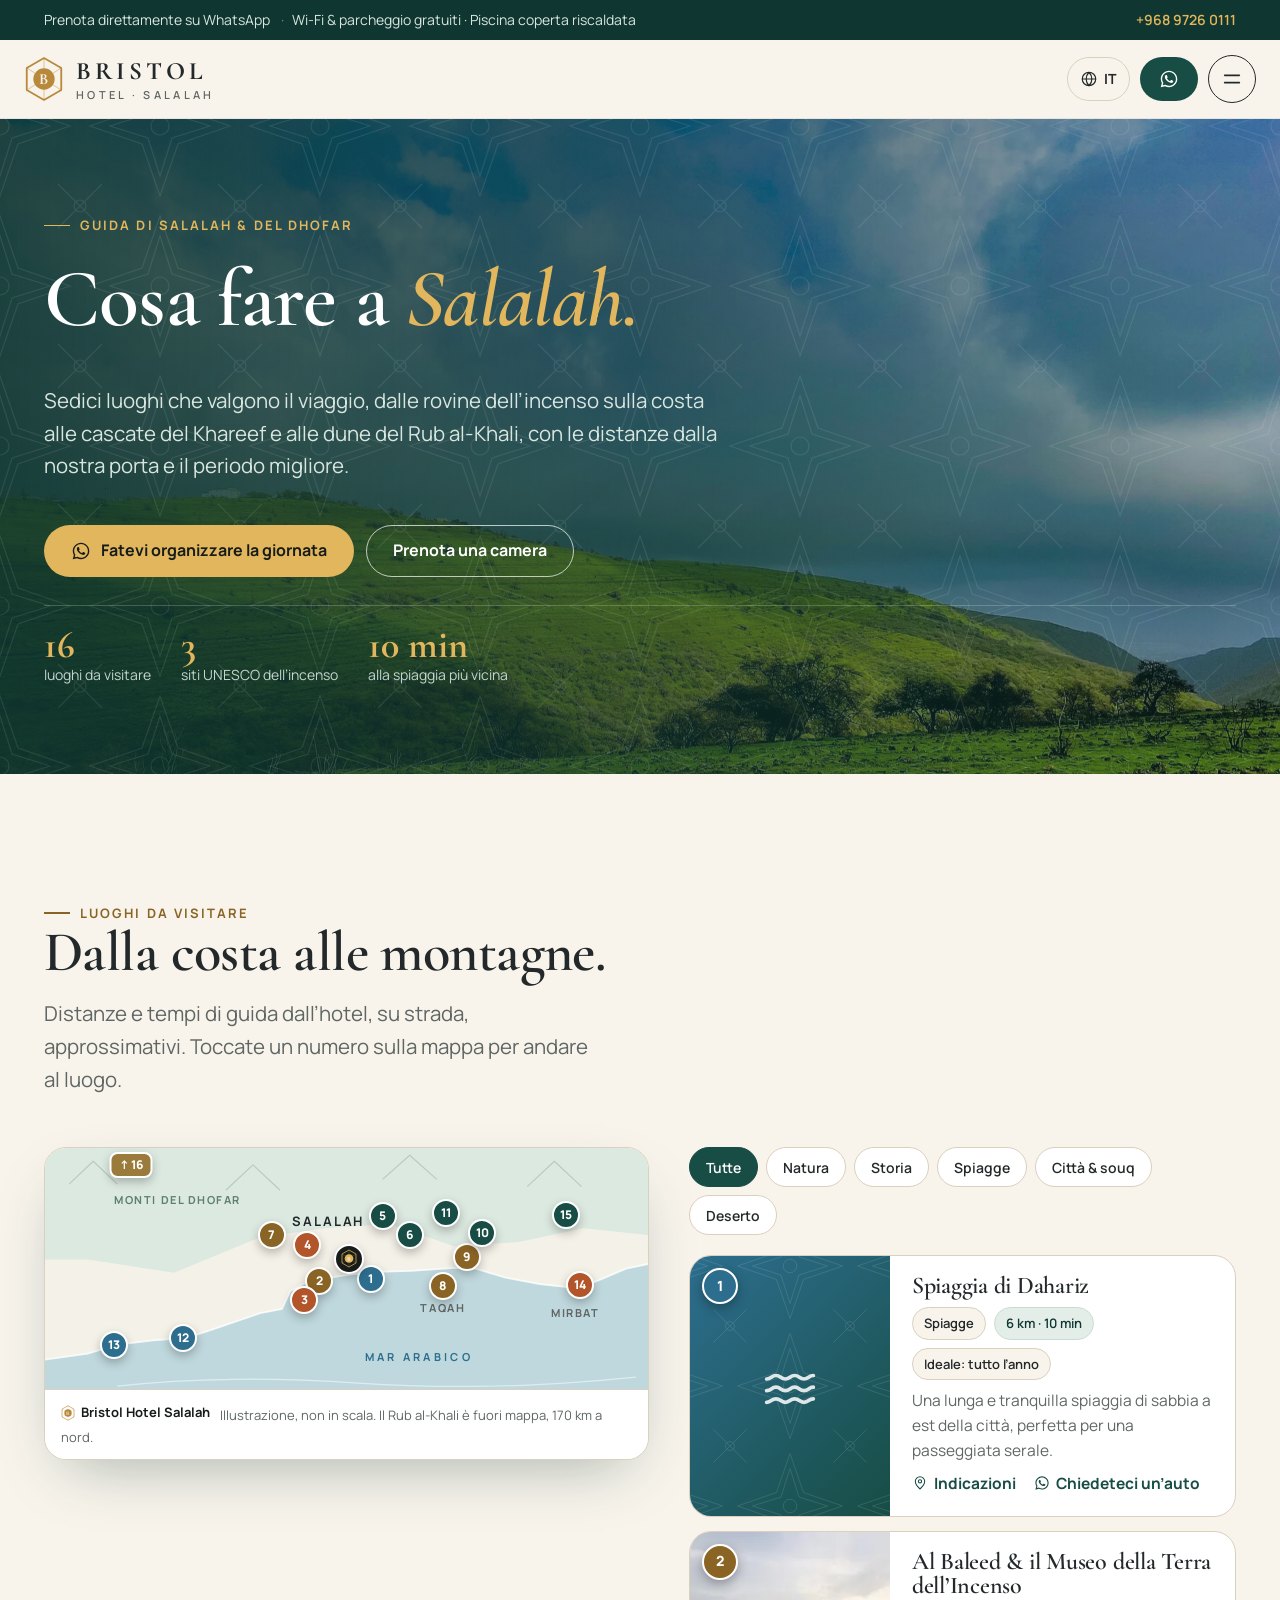
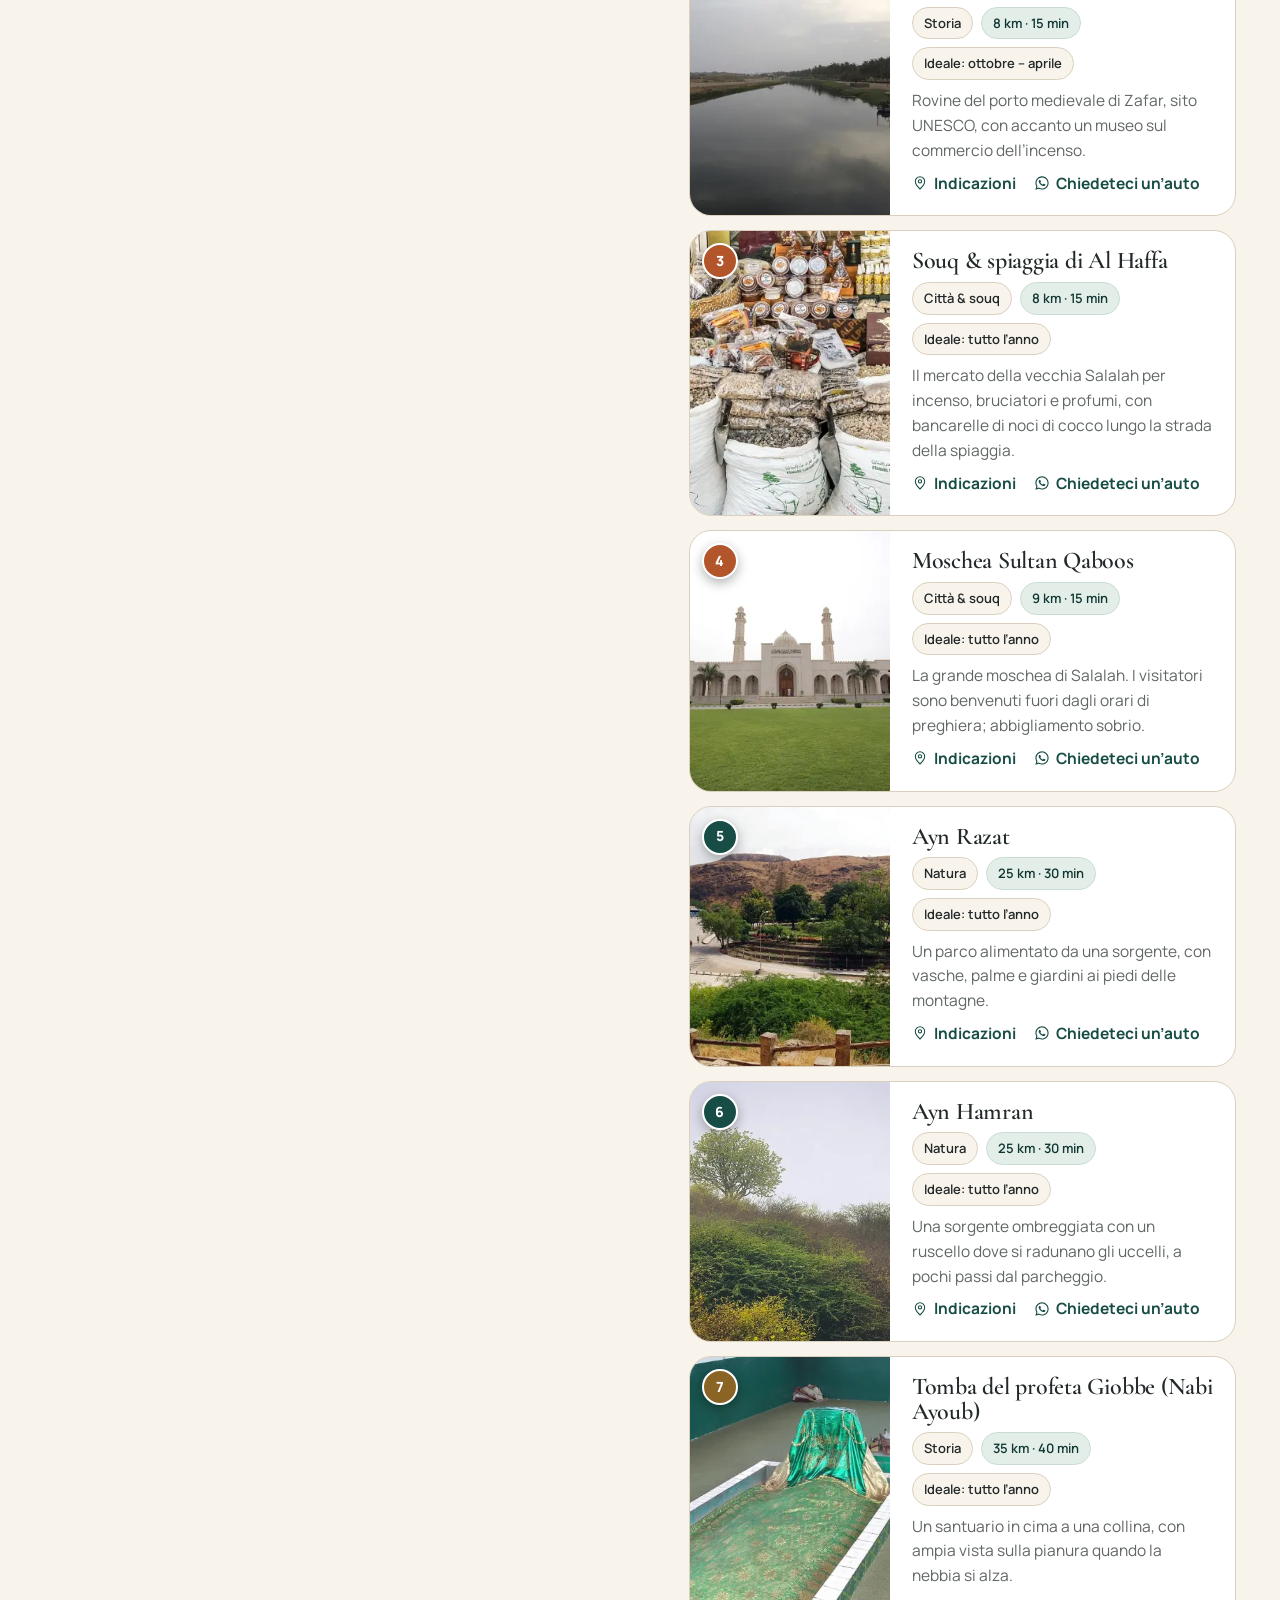
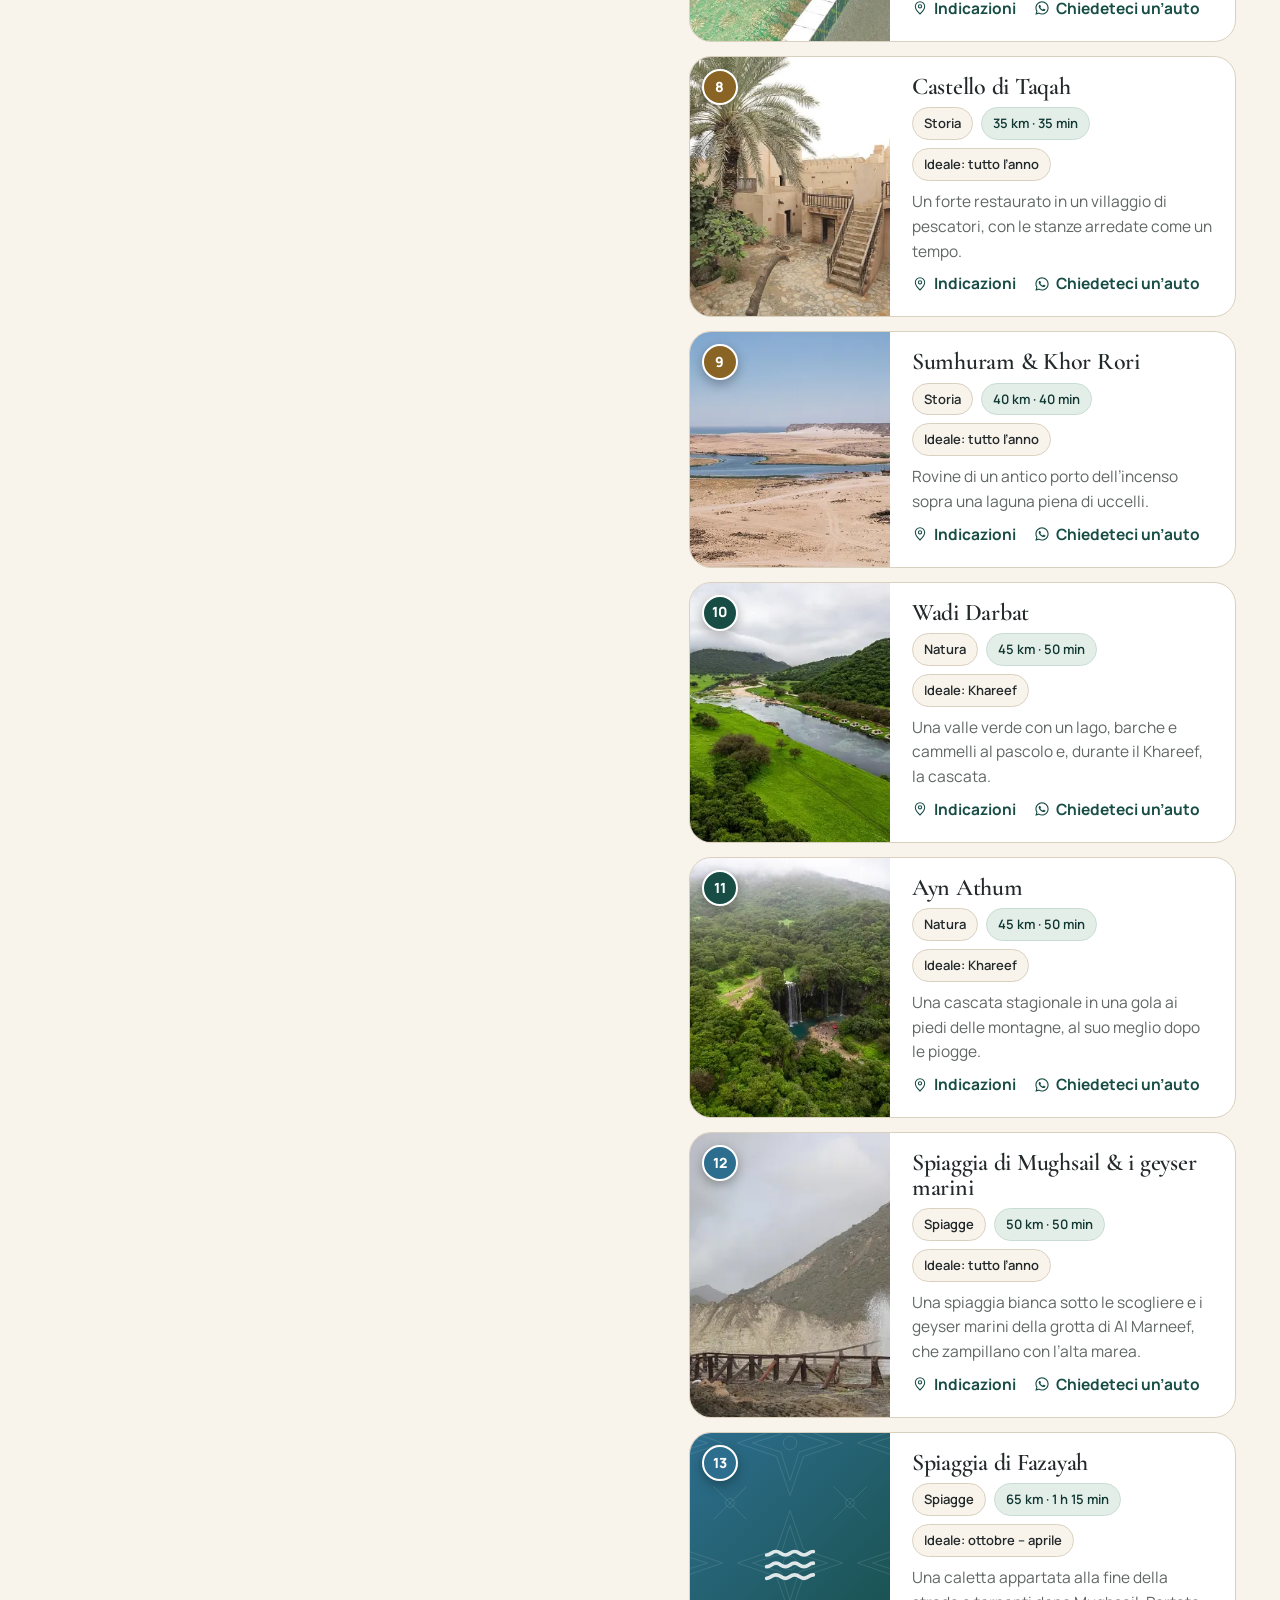
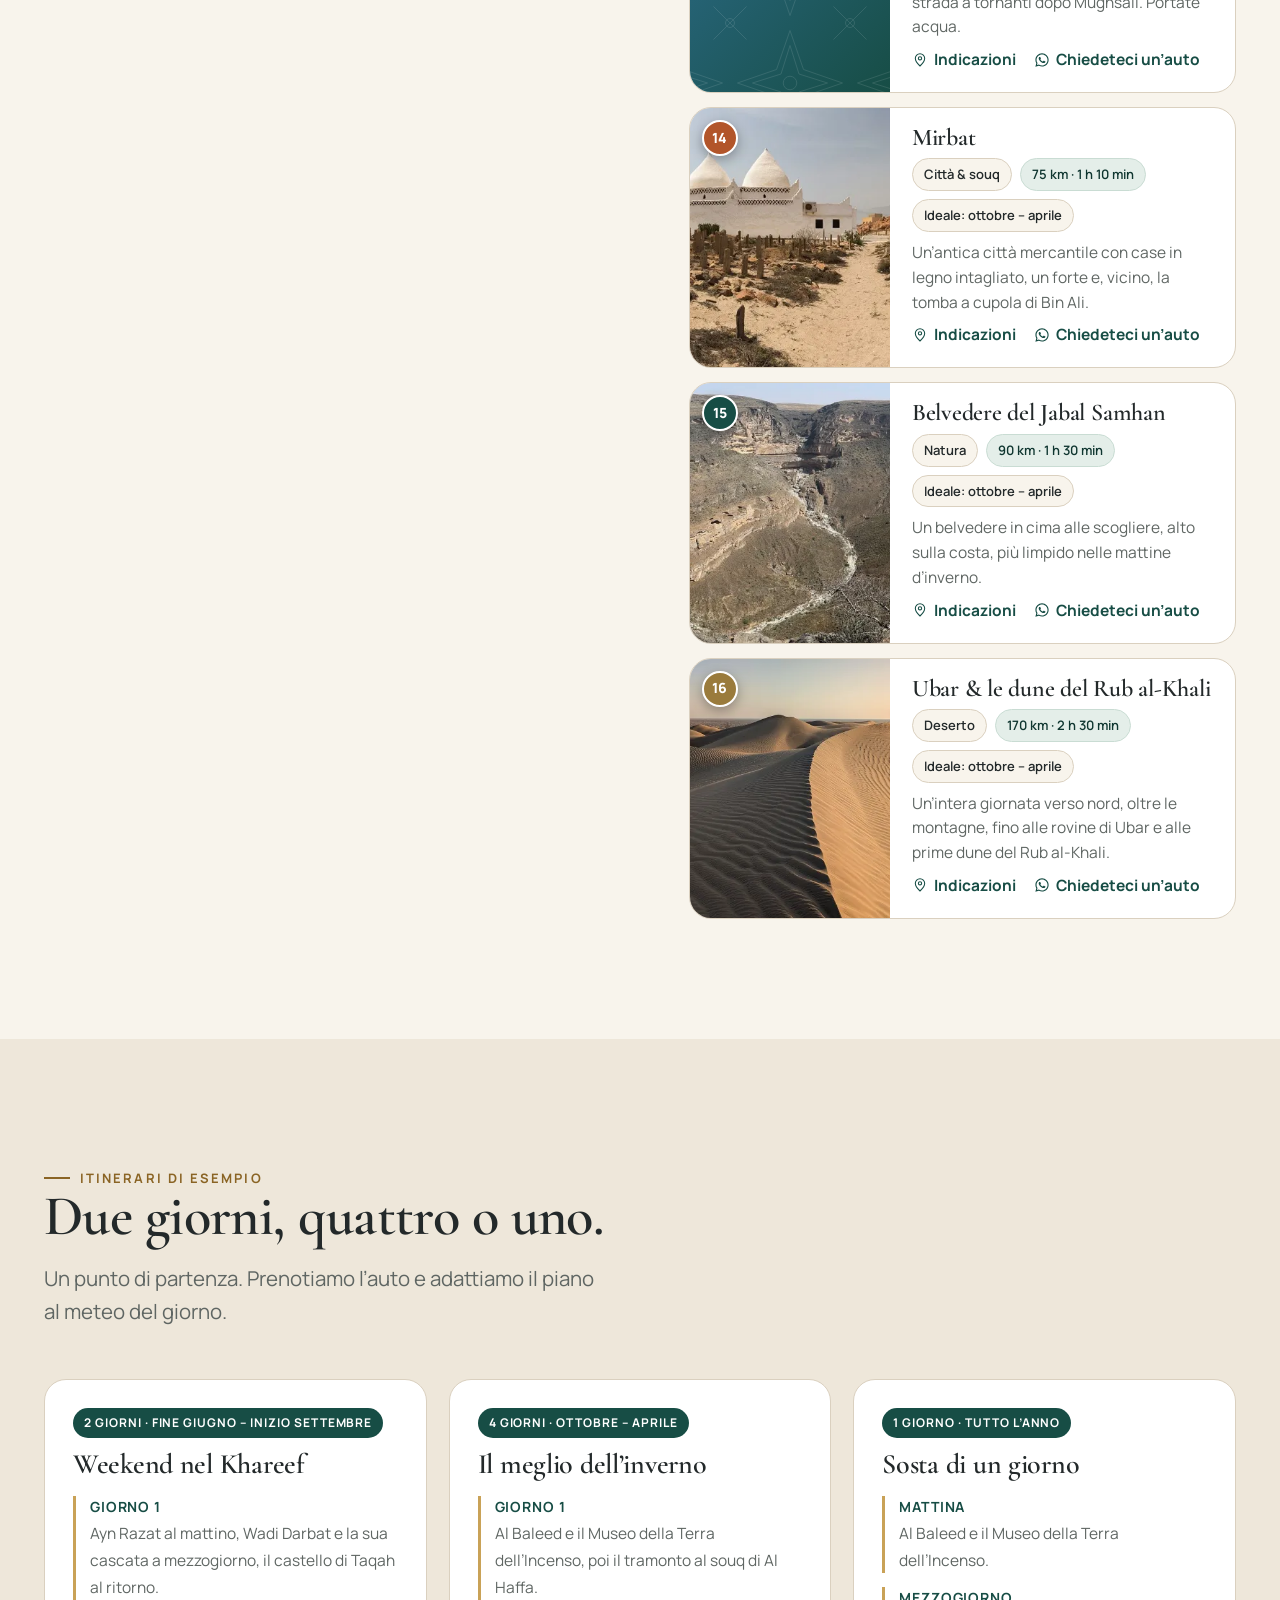
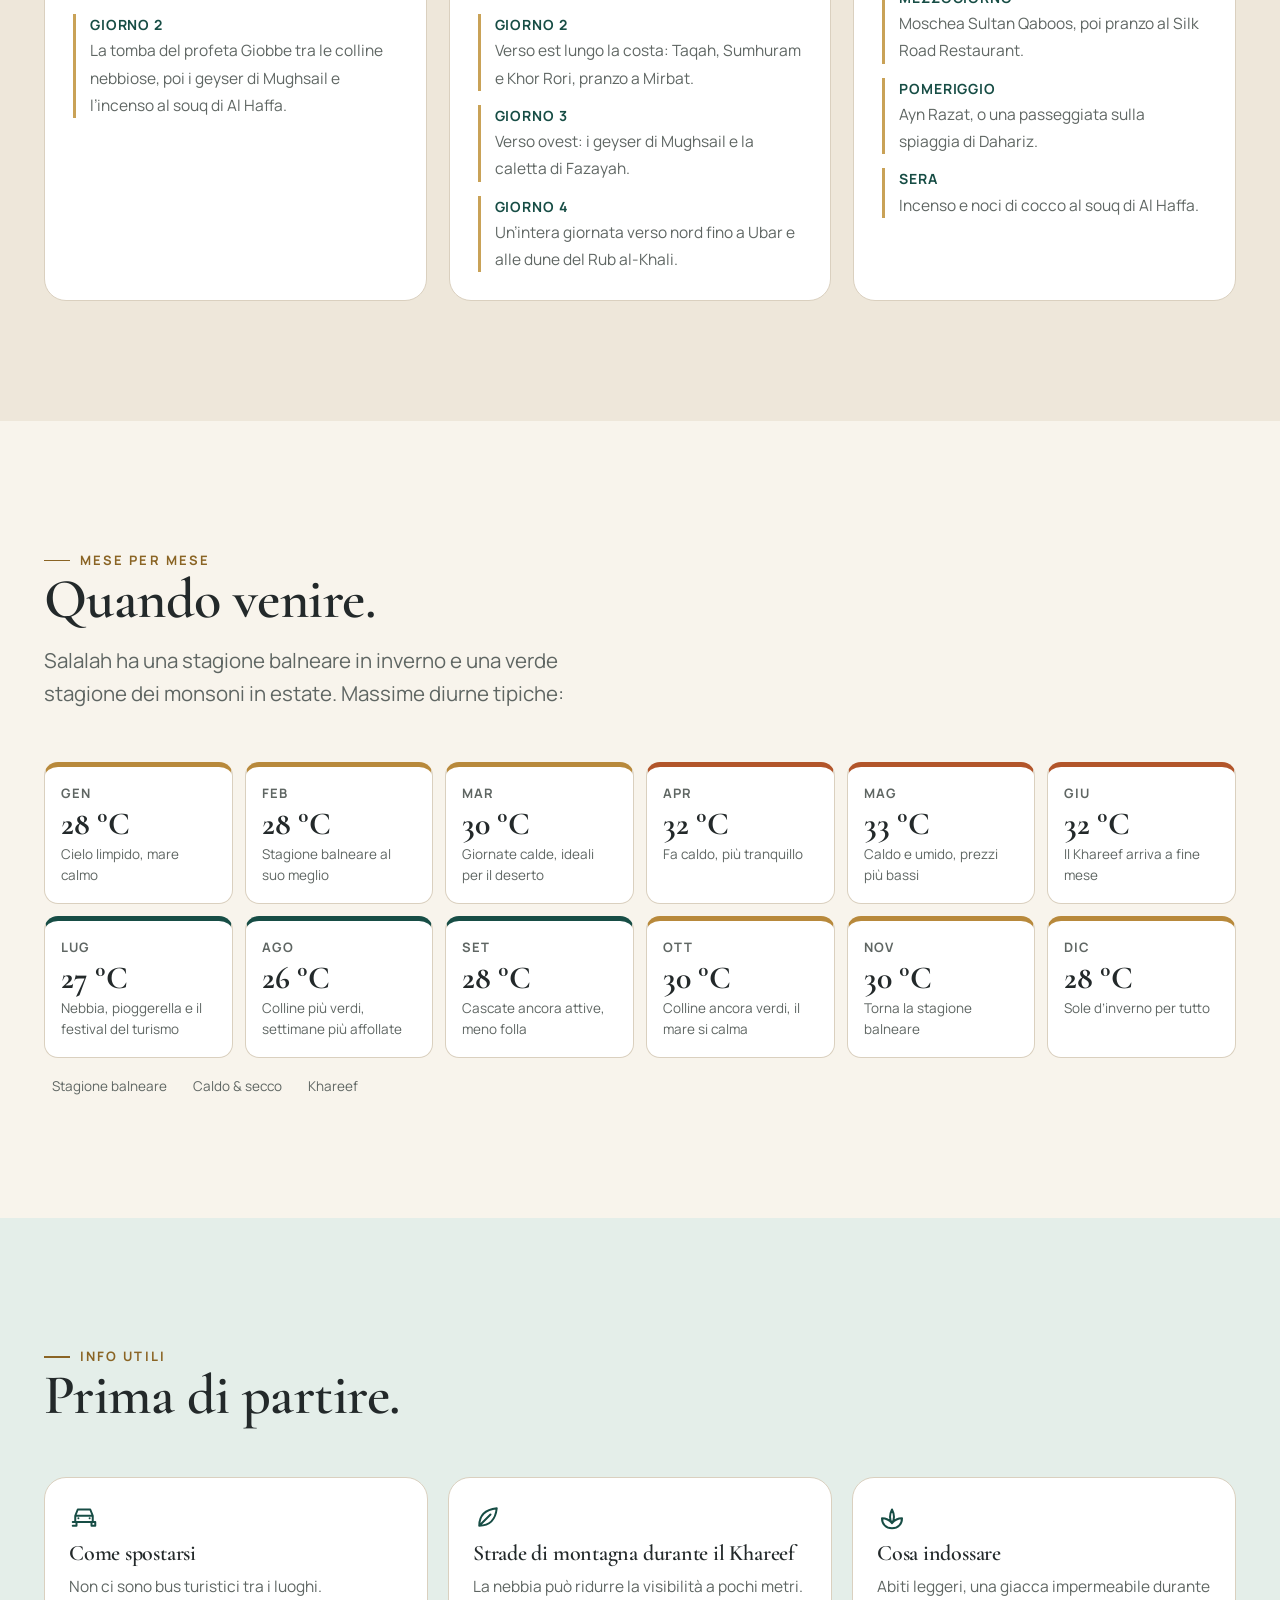
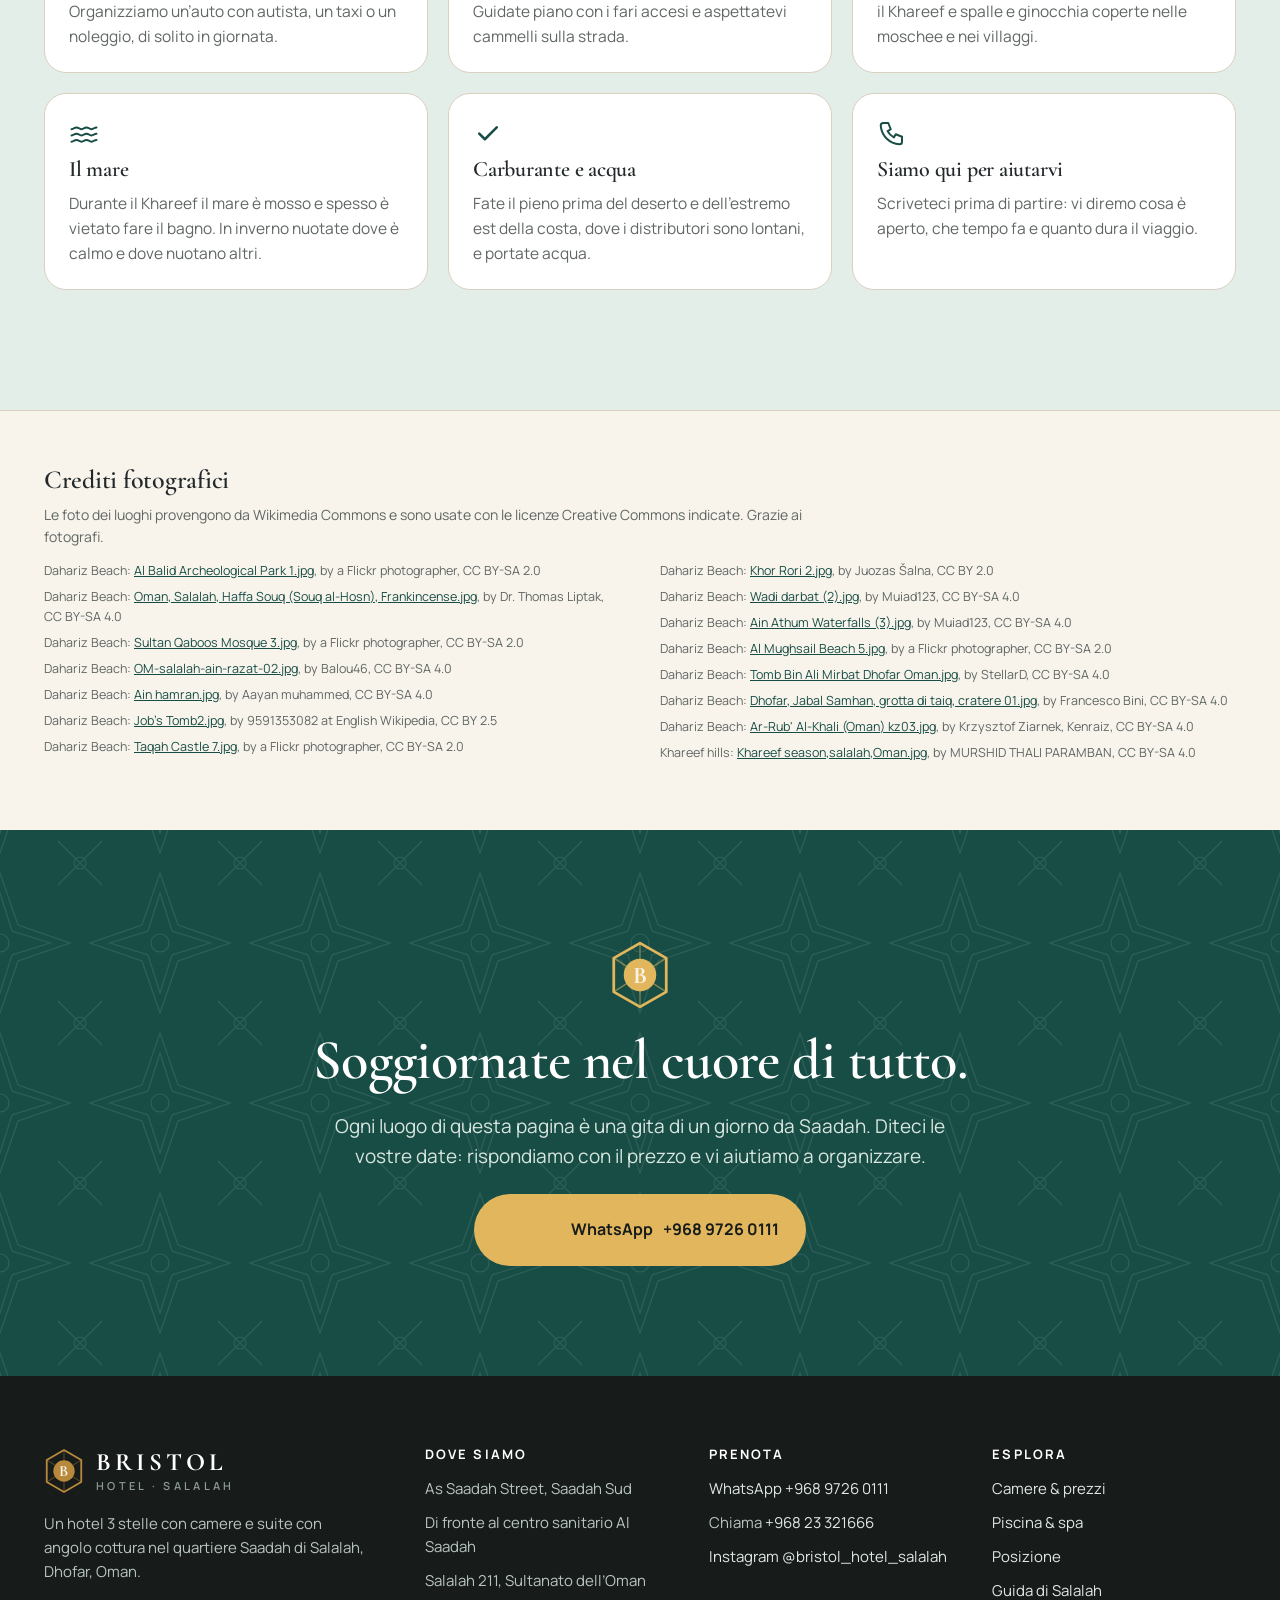
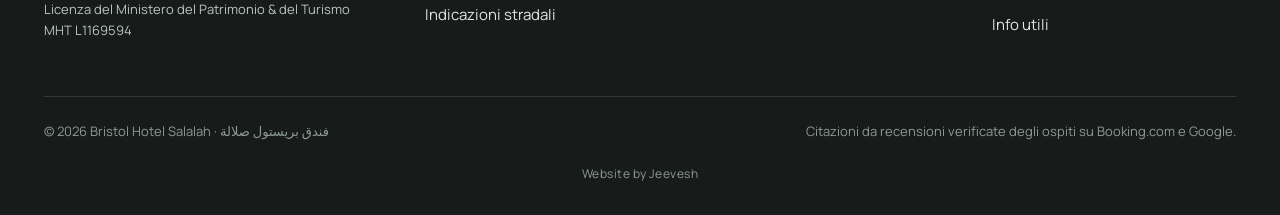
<file: it/guide/index.html>
<!DOCTYPE html>
<html lang="it" dir="ltr">
<head>
<meta charset="utf-8">
<meta name="viewport" content="width=device-width, initial-scale=1">
<title>Cosa fare a Salalah | Guida del Bristol Hotel Salalah</title>
<meta name="description" content="Cosa vedere a Salalah e nel Dhofar: Wadi Darbat, Al Baleed, Mughsail, Mirbat e il Rub al-Khali, con distanze dall’hotel, mappe, itinerari e i mesi migliori.">
<link rel="alternate" hreflang="en" href="https://www.bristolhotelsalalah.com/guide/">
<link rel="alternate" hreflang="ar" href="https://www.bristolhotelsalalah.com/ar/guide/">
<link rel="alternate" hreflang="hi" href="https://www.bristolhotelsalalah.com/hi/guide/">
<link rel="alternate" hreflang="de" href="https://www.bristolhotelsalalah.com/de/guide/">
<link rel="alternate" hreflang="ru" href="https://www.bristolhotelsalalah.com/ru/guide/">
<link rel="alternate" hreflang="fr" href="https://www.bristolhotelsalalah.com/fr/guide/">
<link rel="alternate" hreflang="it" href="https://www.bristolhotelsalalah.com/it/guide/">
<link rel="alternate" hreflang="pl" href="https://www.bristolhotelsalalah.com/pl/guide/">
<link rel="alternate" hreflang="zh-Hans" href="https://www.bristolhotelsalalah.com/zh/guide/">
<link rel="alternate" hreflang="x-default" href="https://www.bristolhotelsalalah.com/guide/">
<link rel="canonical" href="https://www.bristolhotelsalalah.com/it/guide/">
<meta name="theme-color" content="#0F3630">
<link rel="icon" href="../../favicon.ico" sizes="32x32">
<link rel="icon" href="../../assets/img/favicon.svg" type="image/svg+xml">
<link rel="apple-touch-icon" href="../../assets/img/apple-touch-icon.png">
<meta property="og:type" content="website">
<meta property="og:title" content="Cosa fare a Salalah">
<meta property="og:description" content="Cosa vedere a Salalah e nel Dhofar: Wadi Darbat, Al Baleed, Mughsail, Mirbat e il Rub al-Khali, con distanze dall’hotel, mappe, itinerari e i mesi migliori.">
<meta property="og:image" content="https://www.bristolhotelsalalah.com/assets/img/og-image.jpg">
<meta property="og:url" content="https://www.bristolhotelsalalah.com/it/guide/">
<meta name="twitter:card" content="summary_large_image">
<link rel="stylesheet" href="../../assets/css/fonts.css?v=ed025330">
<link rel="stylesheet" href="../../assets/css/style.css?v=004c1067">
<script type="application/ld+json">{"@context": "https://schema.org", "@type": "ItemList", "name": "Cosa fare a Salalah", "itemListElement": [{"@type": "ListItem", "position": 1, "item": {"@type": "TouristAttraction", "name": "Spiaggia di Dahariz", "description": "Una lunga e tranquilla spiaggia di sabbia a est della città, perfetta per una passeggiata serale.", "url": "https://www.bristolhotelsalalah.com/guide/#p-dahariz", "geo": {"@type": "GeoCoordinates", "latitude": 17.03, "longitude": 54.175}}}, {"@type": "ListItem", "position": 2, "item": {"@type": "TouristAttraction", "name": "Al Baleed & il Museo della Terra dell’Incenso", "description": "Rovine del porto medievale di Zafar, sito UNESCO, con accanto un museo sul commercio dell’incenso.", "url": "https://www.bristolhotelsalalah.com/guide/#p-baleed", "geo": {"@type": "GeoCoordinates", "latitude": 17.0144, "longitude": 54.1306}}}, {"@type": "ListItem", "position": 3, "item": {"@type": "TouristAttraction", "name": "Souq & spiaggia di Al Haffa", "description": "Il mercato della vecchia Salalah per incenso, bruciatori e profumi, con bancarelle di noci di cocco lungo la strada della spiaggia.", "url": "https://www.bristolhotelsalalah.com/guide/#p-haffa", "geo": {"@type": "GeoCoordinates", "latitude": 17.0158, "longitude": 54.11}}}, {"@type": "ListItem", "position": 4, "item": {"@type": "TouristAttraction", "name": "Moschea Sultan Qaboos", "description": "La grande moschea di Salalah. I visitatori sono benvenuti fuori dagli orari di preghiera; abbigliamento sobrio.", "url": "https://www.bristolhotelsalalah.com/guide/#p-mosque", "geo": {"@type": "GeoCoordinates", "latitude": 17.0175, "longitude": 54.088}}}, {"@type": "ListItem", "position": 5, "item": {"@type": "TouristAttraction", "name": "Ayn Razat", "description": "Un parco alimentato da una sorgente, con vasche, palme e giardini ai piedi delle montagne.", "url": "https://www.bristolhotelsalalah.com/guide/#p-razat", "geo": {"@type": "GeoCoordinates", "latitude": 17.135, "longitude": 54.236}}}, {"@type": "ListItem", "position": 6, "item": {"@type": "TouristAttraction", "name": "Ayn Hamran", "description": "Una sorgente ombreggiata con un ruscello dove si radunano gli uccelli, a pochi passi dal parcheggio.", "url": "https://www.bristolhotelsalalah.com/guide/#p-hamran", "geo": {"@type": "GeoCoordinates", "latitude": 17.103, "longitude": 54.276}}}, {"@type": "ListItem", "position": 7, "item": {"@type": "TouristAttraction", "name": "Tomba del profeta Giobbe (Nabi Ayoub)", "description": "Un santuario in cima a una collina, con ampia vista sulla pianura quando la nebbia si alza.", "url": "https://www.bristolhotelsalalah.com/guide/#p-job", "geo": {"@type": "GeoCoordinates", "latitude": 17.106, "longitude": 53.977}}}, {"@type": "ListItem", "position": 8, "item": {"@type": "TouristAttraction", "name": "Castello di Taqah", "description": "Un forte restaurato in un villaggio di pescatori, con le stanze arredate come un tempo.", "url": "https://www.bristolhotelsalalah.com/guide/#p-taqah", "geo": {"@type": "GeoCoordinates", "latitude": 17.0375, "longitude": 54.4019}}}, {"@type": "ListItem", "position": 9, "item": {"@type": "TouristAttraction", "name": "Sumhuram & Khor Rori", "description": "Rovine di un antico porto dell’incenso sopra una laguna piena di uccelli.", "url": "https://www.bristolhotelsalalah.com/guide/#p-khor-rori", "geo": {"@type": "GeoCoordinates", "latitude": 17.039, "longitude": 54.432}}}, {"@type": "ListItem", "position": 10, "item": {"@type": "TouristAttraction", "name": "Wadi Darbat", "description": "Una valle verde con un lago, barche e cammelli al pascolo e, durante il Khareef, la cascata.", "url": "https://www.bristolhotelsalalah.com/guide/#p-darbat", "geo": {"@type": "GeoCoordinates", "latitude": 17.104, "longitude": 54.453}}}, {"@type": "ListItem", "position": 11, "item": {"@type": "TouristAttraction", "name": "Ayn Athum", "description": "Una cascata stagionale in una gola ai piedi delle montagne, al suo meglio dopo le piogge.", "url": "https://www.bristolhotelsalalah.com/guide/#p-athum", "geo": {"@type": "GeoCoordinates", "latitude": 17.126, "longitude": 54.413}}}, {"@type": "ListItem", "position": 12, "item": {"@type": "TouristAttraction", "name": "Spiaggia di Mughsail & i geyser marini", "description": "Una spiaggia bianca sotto le scogliere e i geyser marini della grotta di Al Marneef, che zampillano con l’alta marea.", "url": "https://www.bristolhotelsalalah.com/guide/#p-mughsail", "geo": {"@type": "GeoCoordinates", "latitude": 16.875, "longitude": 53.77}}}, {"@type": "ListItem", "position": 13, "item": {"@type": "TouristAttraction", "name": "Spiaggia di Fazayah", "description": "Una caletta appartata alla fine della strada a tornanti dopo Mughsail. Portate acqua.", "url": "https://www.bristolhotelsalalah.com/guide/#p-fazayah", "geo": {"@type": "GeoCoordinates", "latitude": 16.86, "longitude": 53.61}}}, {"@type": "ListItem", "position": 14, "item": {"@type": "TouristAttraction", "name": "Mirbat", "description": "Un’antica città mercantile con case in legno intagliato, un forte e, vicino, la tomba a cupola di Bin Ali.", "url": "https://www.bristolhotelsalalah.com/guide/#p-mirbat", "geo": {"@type": "GeoCoordinates", "latitude": 16.993, "longitude": 54.693}}}, {"@type": "ListItem", "position": 15, "item": {"@type": "TouristAttraction", "name": "Belvedere del Jabal Samhan", "description": "Un belvedere in cima alle scogliere, alto sulla costa, più limpido nelle mattine d’inverno.", "url": "https://www.bristolhotelsalalah.com/guide/#p-samhan", "geo": {"@type": "GeoCoordinates", "latitude": 17.15, "longitude": 54.66}}}, {"@type": "ListItem", "position": 16, "item": {"@type": "TouristAttraction", "name": "Ubar & le dune del Rub al-Khali", "description": "Un’intera giornata verso nord, oltre le montagne, fino alle rovine di Ubar e alle prime dune del Rub al-Khali.", "url": "https://www.bristolhotelsalalah.com/guide/#p-desert", "geo": {"@type": "GeoCoordinates", "latitude": 18.26, "longitude": 53.65}}}]}</script>
</head>
<body>
<a class="skip" href="#main">Vai al contenuto</a>

<svg width="0" height="0" class="icons" aria-hidden="true">
  <symbol id="i-mark" viewBox="0 0 48 56"><path fill="none" stroke="currentColor" stroke-width="2.2" stroke-linejoin="round" d="M24 2.5 L45 14.5 L45 41.5 L24 53.5 L3 41.5 L3 14.5 Z"/><path fill="none" stroke="currentColor" stroke-width="1" opacity=".55" d="M24 2.5 L24 53.5 M3 14.5 L45 41.5 M45 14.5 L3 41.5"/><circle cx="24" cy="28" r="13" fill="currentColor"/><text x="24" y="34.5" text-anchor="middle" font-family="Cormorant Garamond, Georgia, serif" font-size="19" font-weight="700" fill="#F8F4EC">B</text></symbol>
  <symbol id="i-camera" viewBox="0 0 24 24"><path fill="none" stroke="currentColor" stroke-width="1.8" stroke-linecap="round" stroke-linejoin="round" d="M4 8h3l2-3h6l2 3h3v11H4z"/><circle cx="12" cy="13" r="3.5" fill="none" stroke="currentColor" stroke-width="1.8"/></symbol>
  <symbol id="i-chev" viewBox="0 0 24 24"><path fill="none" stroke="currentColor" stroke-width="2.2" stroke-linecap="round" stroke-linejoin="round" d="M9 5l7 7-7 7"/></symbol>
  <symbol id="i-x" viewBox="0 0 24 24"><path fill="none" stroke="currentColor" stroke-width="2.2" stroke-linecap="round" d="M6 6l12 12M18 6L6 18"/></symbol>
  <symbol id="i-wa" viewBox="0 0 24 24"><path fill="currentColor" d="M12.04 2C6.58 2 2.13 6.45 2.13 11.91c0 1.75.46 3.45 1.32 4.95L2.05 22l5.25-1.38a9.86 9.86 0 0 0 4.74 1.21c5.46 0 9.91-4.45 9.91-9.91C21.95 6.45 17.5 2 12.04 2zm0 18.15a8.2 8.2 0 0 1-4.19-1.15l-.3-.18-3.12.82.83-3.04-.2-.31a8.23 8.23 0 0 1-1.26-4.38c0-4.54 3.7-8.24 8.24-8.24 4.54 0 8.24 3.7 8.24 8.24 0 4.54-3.7 8.24-8.24 8.24zm4.52-6.16c-.25-.12-1.47-.72-1.69-.81-.23-.08-.39-.12-.56.12-.17.25-.64.81-.78.97-.14.17-.29.19-.54.06-.25-.12-1.05-.39-1.99-1.23-.74-.66-1.23-1.47-1.38-1.72-.14-.25-.02-.38.11-.51.11-.11.25-.29.37-.43.12-.14.17-.25.25-.41.08-.17.04-.31-.02-.43-.06-.12-.56-1.34-.76-1.84-.2-.48-.41-.42-.56-.43h-.48c-.17 0-.43.06-.66.31-.23.25-.86.85-.86 2.07 0 1.22.89 2.4 1.01 2.56.12.17 1.75 2.67 4.23 3.74.59.26 1.05.41 1.41.52.59.19 1.13.16 1.56.1.48-.07 1.47-.6 1.67-1.18.21-.58.21-1.07.14-1.18-.06-.1-.22-.16-.47-.28z"/></symbol>
  <symbol id="i-cup" viewBox="0 0 24 24"><path fill="none" stroke="currentColor" stroke-width="1.6" stroke-linecap="round" stroke-linejoin="round" d="M4 9h12v5a5 5 0 0 1-5 5H9a5 5 0 0 1-5-5V9zm12 1h1.5a2.5 2.5 0 0 1 0 5H16M8 3c0 1.2 1 1.2 1 2.4M12 3c0 1.2 1 1.2 1 2.4M3 22h16"/></symbol>
  <symbol id="i-wifi" viewBox="0 0 24 24"><path fill="none" stroke="currentColor" stroke-width="1.6" stroke-linecap="round" d="M2 8.8a15 15 0 0 1 20 0M5 12.3a10 10 0 0 1 14 0M8.5 15.8a5 5 0 0 1 7 0"/><circle cx="12" cy="19.3" r="1.2" fill="currentColor"/></symbol>
  <symbol id="i-car" viewBox="0 0 24 24"><path fill="none" stroke="currentColor" stroke-width="1.6" stroke-linecap="round" stroke-linejoin="round" d="M5 16V11l2-5h10l2 5v5M3 16h18v3h-3v-3M6 16v3H3M7.5 13h.01M16.5 13h.01M5 11h14"/></symbol>
  <symbol id="i-bell" viewBox="0 0 24 24"><path fill="none" stroke="currentColor" stroke-width="1.6" stroke-linecap="round" stroke-linejoin="round" d="M4 17h16M6 17a6 6 0 0 1 12 0M12 8V6M10 6h4M3 20h18"/></symbol>
  <symbol id="i-spa" viewBox="0 0 24 24"><path fill="none" stroke="currentColor" stroke-width="1.6" stroke-linecap="round" stroke-linejoin="round" d="M12 21c-5 0-8-3.5-8-8 3.5 0 6 1.5 8 4 2-2.5 4.5-4 8-4 0 4.5-3 8-8 8zM12 17c-2-3-2-7 0-11 2 4 2 8 0 11z"/></symbol>
  <symbol id="i-check" viewBox="0 0 24 24"><path fill="none" stroke="currentColor" stroke-width="2" stroke-linecap="round" stroke-linejoin="round" d="M5 12.5l4.5 4.5L19 7.5"/></symbol>
  <symbol id="i-plane" viewBox="0 0 24 24"><path fill="none" stroke="currentColor" stroke-width="1.6" stroke-linecap="round" stroke-linejoin="round" d="M10.5 13.5L3 11l1.5-1.5 8 1L17 6a2 2 0 0 1 3 3l-4.5 4.5 1 8L15 23l-2.5-7.5L9 19v3l-1.5 1L6 19.5 2.5 18l1-1.5h3l3.5-3.5"/></symbol>
  <symbol id="i-pin" viewBox="0 0 24 24"><path fill="none" stroke="currentColor" stroke-width="1.6" stroke-linecap="round" stroke-linejoin="round" d="M12 21s-7-6.2-7-11.5a7 7 0 0 1 14 0C19 14.8 12 21 12 21z"/><circle cx="12" cy="9.5" r="2.5" fill="none" stroke="currentColor" stroke-width="1.6"/></symbol>
  <symbol id="i-menu" viewBox="0 0 24 24"><path fill="none" stroke="currentColor" stroke-width="1.8" stroke-linecap="round" d="M4 8h16M4 16h16"/></symbol>
  <symbol id="i-family" viewBox="0 0 24 24"><path fill="none" stroke="currentColor" stroke-width="1.6" stroke-linecap="round" stroke-linejoin="round" d="M7 7a2.5 2.5 0 1 0 0-.01M17 7a2.5 2.5 0 1 0 0-.01M3 20v-5a4 4 0 0 1 8 0v5M13 20v-5a4 4 0 0 1 8 0v5"/></symbol>
  <symbol id="i-sofa" viewBox="0 0 24 24"><path fill="none" stroke="currentColor" stroke-width="1.6" stroke-linecap="round" stroke-linejoin="round" d="M4 11V8a3 3 0 0 1 3-3h10a3 3 0 0 1 3 3v3M2 13a2 2 0 0 1 4 0v2h12v-2a2 2 0 0 1 4 0v5H2v-5zM5 18v2M19 18v2"/></symbol>
  <symbol id="i-kitchen" viewBox="0 0 24 24"><path fill="none" stroke="currentColor" stroke-width="1.6" stroke-linecap="round" stroke-linejoin="round" d="M4 10h16v3a6 6 0 0 1-6 6h-4a6 6 0 0 1-6-6v-3zM2 10h20M8 4c0 1.2 1 1.2 1 2.4M12 4c0 1.2 1 1.2 1 2.4M16 4c0 1.2 1 1.2 1 2.4M8 22h8"/></symbol>
  <symbol id="i-balcony" viewBox="0 0 24 24"><path fill="none" stroke="currentColor" stroke-width="1.6" stroke-linecap="round" stroke-linejoin="round" d="M3 20l5-8 3 5 3-9 7 12H3zM16 5a2 2 0 1 0 0-.01"/></symbol>
  <symbol id="i-steam" viewBox="0 0 24 24"><path fill="none" stroke="currentColor" stroke-width="1.6" stroke-linecap="round" d="M8 3c-1.5 2 1.5 3 0 5s1.5 3 0 5M12 3c-1.5 2 1.5 3 0 5s1.5 3 0 5M16 3c-1.5 2 1.5 3 0 5s1.5 3 0 5M3 17h18v4H3z"/></symbol>
  <symbol id="i-pool" viewBox="0 0 24 24"><path fill="none" stroke="currentColor" stroke-width="1.6" stroke-linecap="round" d="M2 17c2 0 2-1.5 4-1.5S8 17 10 17s2-1.5 4-1.5S16 17 18 17s2-1.5 4-1.5M2 21c2 0 2-1.5 4-1.5S8 21 10 21s2-1.5 4-1.5S16 21 18 21s2-1.5 4-1.5M8 13V5a2 2 0 0 1 4 0M16 13V5a2 2 0 0 0-4 0M8 9h8"/></symbol>
  <symbol id="i-gym" viewBox="0 0 24 24"><path fill="none" stroke="currentColor" stroke-width="1.6" stroke-linecap="round" stroke-linejoin="round" d="M6 8v8M3 10v4M18 8v8M21 10v4M6 12h12M3 12h0M21 12h0M5 8h2M17 8h2M5 16h2M17 16h2"/></symbol>
  <symbol id="i-leaf" viewBox="0 0 24 24"><path fill="none" stroke="currentColor" stroke-width="1.6" stroke-linecap="round" stroke-linejoin="round" d="M5 19c0-8 5-13 14-14-1 9-6 14-14 14zM5 19l9-9"/></symbol>
  <symbol id="i-column" viewBox="0 0 24 24"><path fill="none" stroke="currentColor" stroke-width="1.6" stroke-linecap="round" stroke-linejoin="round" d="M4 21h16M5 18h14M6 6h12M5 4h14M8 6v12M12 6v12M16 6v12"/></symbol>
  <symbol id="i-wave" viewBox="0 0 24 24"><path fill="none" stroke="currentColor" stroke-width="1.6" stroke-linecap="round" d="M2 9c2 0 2-1.5 4-1.5S8 9 10 9s2-1.5 4-1.5S16 9 18 9s2-1.5 4-1.5M2 14c2 0 2-1.5 4-1.5S8 14 10 14s2-1.5 4-1.5S16 14 18 14s2-1.5 4-1.5M2 19c2 0 2-1.5 4-1.5S8 19 10 19s2-1.5 4-1.5S16 19 18 19s2-1.5 4-1.5"/></symbol>
  <symbol id="i-hall" viewBox="0 0 24 24"><path fill="none" stroke="currentColor" stroke-width="1.6" stroke-linecap="round" stroke-linejoin="round" d="M3 21h18M4 21V9l8-5 8 5v12M9 21v-6h6v6M12 9h.01"/></symbol>
  <symbol id="i-ig" viewBox="0 0 24 24"><rect x="3" y="3" width="18" height="18" rx="5" fill="none" stroke="currentColor" stroke-width="1.6"/><circle cx="12" cy="12" r="4" fill="none" stroke="currentColor" stroke-width="1.6"/><circle cx="17.2" cy="6.8" r="1.1" fill="currentColor"/></symbol>
  <symbol id="i-phone" viewBox="0 0 24 24"><path fill="none" stroke="currentColor" stroke-width="1.6" stroke-linecap="round" stroke-linejoin="round" d="M5 4h4l2 5-2.5 1.5a11 11 0 0 0 5 5L15 13l5 2v4a2 2 0 0 1-2 2A16 16 0 0 1 3 6a2 2 0 0 1 2-2"/></symbol>
  <symbol id="i-moon" viewBox="0 0 24 24"><path fill="none" stroke="currentColor" stroke-width="1.6" stroke-linecap="round" stroke-linejoin="round" d="M20 14.5A8 8 0 0 1 9.5 4a8 8 0 1 0 10.5 10.5z"/></symbol>
</svg>

<div class="topbar">
  <div class="container">
    <span>Prenota direttamente su WhatsApp <span class="dot">·</span><span class="hide-sm">Wi-Fi &amp; parcheggio gratuiti · Piscina coperta riscaldata</span></span>
    <a class="nowrap" href="https://wa.me/96897260111" data-wa>+968 9726 0111</a>
  </div>
</div>

<header class="header">
  <div class="container">
    <a class="brand" href="./../" aria-label="Bristol Hotel Salalah, home">
      <svg aria-hidden="true"><use href="#i-mark"/></svg>
      <span class="brand-text"><span class="brand-name">Bristol</span><span class="brand-sub">Hotel · Salalah</span></span>
    </a>
    <nav class="nav" id="nav" aria-label="Principale">
      <a href="./../#rooms">Camere &amp; suite</a>
      <a href="./../#wellness">Piscina &amp; spa</a>
      <a href="./../#dining">Ristorante</a>
      <a href="./../#location">Posizione</a>
      <a href="./../#reviews">Recensioni</a>
      <a href="./../#events">Eventi</a>
      <a href="./" aria-current="page">Guida di Salalah</a>
      <a href="./../#know">Info utili</a>
    </nav>
    <div class="header-actions">
      <!--langs--><details class="langs" translate="no"><summary aria-label="Language: Italiano"><svg viewBox="0 0 24 24" aria-hidden="true"><path fill="none" stroke="currentColor" stroke-width="1.6" d="M12 3a9 9 0 1 0 0 18 9 9 0 0 0 0-18zm-9 9h18M12 3c2.5 2.6 3.8 5.6 3.8 9s-1.3 6.4-3.8 9c-2.5-2.6-3.8-5.6-3.8-9S9.5 5.6 12 3z"/></svg>IT</summary><ul><li><a href="../../guide/" hreflang="en" lang="en">English</a></li><li><a href="../../ar/guide/" hreflang="ar" lang="ar">العربية</a></li><li><a href="../../hi/guide/" hreflang="hi" lang="hi">हिन्दी</a></li><li><a href="../../de/guide/" hreflang="de" lang="de">Deutsch</a></li><li><a href="../../ru/guide/" hreflang="ru" lang="ru">Русский</a></li><li><a href="../../fr/guide/" hreflang="fr" lang="fr">Français</a></li><li><a href="../../it/guide/" hreflang="it" lang="it" aria-current="true">Italiano</a></li><li><a href="../../pl/guide/" hreflang="pl" lang="pl">Polski</a></li><li><a href="../../zh/guide/" hreflang="zh-Hans" lang="zh-Hans">简体中文</a></li></ul></details><!--/langs-->
      <a class="btn btn-primary btn-sm" href="https://wa.me/96897260111" data-wa><svg aria-hidden="true"><use href="#i-wa"/></svg><span class="btn-wa-text">Prenota su WhatsApp</span><span class="sr-only">Prenota su WhatsApp</span></a>
      <button class="menu-btn" type="button" data-t-open="Apri il menu" data-t-close="Chiudi il menu" aria-label="Apri il menu" aria-expanded="false" aria-controls="nav"><svg aria-hidden="true"><use href="#i-menu"/></svg></button>
    </div>
  </div>
</header>

<main id="main">
<section class="ghero" id="top">
  <div class="ghero-bg"><img srcset="../../assets/img/places/hero-540.webp 540w, ../../assets/img/places/hero-800.webp 800w, ../../assets/img/places/hero-1080.webp 1080w, ../../assets/img/places/hero-1920.webp 1920w" sizes="100vw" src="../../assets/img/places/hero.jpg" alt="Colline verdi sopra il mare vicino a Salalah durante il Khareef" width="1920" height="1440" fetchpriority="high"></div>
  <div class="container">
    <span class="eyebrow">Guida di Salalah &amp; del Dhofar</span>
    <h1>Cosa fare a <em>Salalah.</em></h1>
    <p class="lead">Sedici luoghi che valgono il viaggio, dalle rovine dell’incenso sulla costa alle cascate del Khareef e alle dune del Rub al-Khali, con le distanze dalla nostra porta e il periodo migliore.</p>
    <div class="hero-ctas">
      <a class="btn btn-gold" href="https://wa.me/96897260111?text=Hi%20Bristol%20Hotel%20Salalah%2C%20can%20you%20help%20me%20plan%20a%20day%20out%3F" data-wa-fixed><svg aria-hidden="true"><use href="#i-wa"/></svg>Fatevi organizzare la giornata</a>
      <a class="btn btn-light" href="./../#book">Prenota una camera</a>
    </div>
    <ul class="ghero-stats">
      <li><strong>16</strong><span>luoghi da visitare</span></li>
      <li><strong>3</strong><span>siti UNESCO dell’incenso</span></li>
      <li><strong>10 min</strong><span>alla spiaggia più vicina</span></li>
    </ul>
  </div>
</section>

<section class="section explore" id="places" aria-label="Luoghi da visitare">
  <div class="container">
    <div class="section-head reveal">
      <div>
        <span class="eyebrow">Luoghi da visitare</span>
        <h2>Dalla costa alle montagne.</h2>
        <p class="lead">Distanze e tempi di guida dall’hotel, su strada, approssimativi. Toccate un numero sulla mappa per andare al luogo.</p>
      </div>
    </div>
    <div class="explore-grid">
      <figure class="gmap">
        <div class="gmap-canvas">
        <svg viewBox="0 0 1000 400" aria-hidden="true" focusable="false" preserveAspectRatio="none">
          <rect width="1000" height="400" fill="#F4F1E8"/>
          <path d="M-36 185 L71 185 L214 207 L357 148 L464 133 L571 126 L679 163 L786 156 L893 133 L1036 148 L1036 -15 L-36 -15 Z" fill="#DCE9E0"/>
          <path d="M40 60 L80 22 L120 60 M300 70 L345 28 L390 70 M560 52 L605 12 L650 52 M800 64 L845 22 L890 64" fill="none" stroke="#B7CCBF" stroke-width="2" stroke-linejoin="round"/>
          <path d="M-36 356 L71 341 L121 326 L179 319 L236 315 L293 296 L357 274 L393 267 L407 237 L436 222 L486 213 L536 206 L607 204 L679 199 L714 200 L764 215 L821 226 L886 233 L929 215 L964 200 L1036 185 L1050 450 L-50 450 Z" fill="#BFD8DD"/>
          <path d="M-36 356 L71 341 L121 326 L179 319 L236 315 L293 296 L357 274 L393 267 L407 237 L436 222 L486 213 L536 206 L607 204 L679 199 L714 200 L764 215 L821 226 L886 233 L929 215 L964 200 L1036 185" fill="none" stroke="#fff" stroke-width="3" opacity=".8"/>
          <path d="M120 395 Q300 375 520 390 T980 380" fill="none" stroke="#fff" stroke-width="2" opacity=".5"/>
        </svg>
        <span class="maplabel ml-salalah" aria-hidden="true">Salalah</span>
        <span class="maplabel ml-taqah" aria-hidden="true">Taqah</span>
        <span class="maplabel ml-mirbat" aria-hidden="true">Mirbat</span>
        <span class="maplabel ml-sea" aria-hidden="true">Mar Arabico</span>
        <span class="maplabel ml-hills" aria-hidden="true">Monti del Dhofar</span>
        <span class="pin pin-hotel"><svg aria-hidden="true"><use href="#i-mark"/></svg></span>
        <button class="pin pin-dahariz pin-cat-beach" type="button" data-id="p-dahariz" data-cat="beach" aria-label="Spiaggia di Dahariz">1</button>
        <button class="pin pin-baleed pin-cat-history" type="button" data-id="p-baleed" data-cat="history" aria-label="Al Baleed &amp; il Museo della Terra dell’Incenso">2</button>
        <button class="pin pin-haffa pin-cat-town" type="button" data-id="p-haffa" data-cat="town" aria-label="Souq &amp; spiaggia di Al Haffa">3</button>
        <button class="pin pin-mosque pin-cat-town" type="button" data-id="p-mosque" data-cat="town" aria-label="Moschea Sultan Qaboos">4</button>
        <button class="pin pin-razat pin-cat-nature" type="button" data-id="p-razat" data-cat="nature" aria-label="Ayn Razat">5</button>
        <button class="pin pin-hamran pin-cat-nature" type="button" data-id="p-hamran" data-cat="nature" aria-label="Ayn Hamran">6</button>
        <button class="pin pin-job pin-cat-history" type="button" data-id="p-job" data-cat="history" aria-label="Tomba del profeta Giobbe (Nabi Ayoub)">7</button>
        <button class="pin pin-taqah pin-cat-history" type="button" data-id="p-taqah" data-cat="history" aria-label="Castello di Taqah">8</button>
        <button class="pin pin-khor-rori pin-cat-history" type="button" data-id="p-khor-rori" data-cat="history" aria-label="Sumhuram &amp; Khor Rori">9</button>
        <button class="pin pin-darbat pin-cat-nature" type="button" data-id="p-darbat" data-cat="nature" aria-label="Wadi Darbat">10</button>
        <button class="pin pin-athum pin-cat-nature" type="button" data-id="p-athum" data-cat="nature" aria-label="Ayn Athum">11</button>
        <button class="pin pin-mughsail pin-cat-beach" type="button" data-id="p-mughsail" data-cat="beach" aria-label="Spiaggia di Mughsail &amp; i geyser marini">12</button>
        <button class="pin pin-fazayah pin-cat-beach" type="button" data-id="p-fazayah" data-cat="beach" aria-label="Spiaggia di Fazayah">13</button>
        <button class="pin pin-mirbat pin-cat-town" type="button" data-id="p-mirbat" data-cat="town" aria-label="Mirbat">14</button>
        <button class="pin pin-samhan pin-cat-nature" type="button" data-id="p-samhan" data-cat="nature" aria-label="Belvedere del Jabal Samhan">15</button>
        <button class="pin pin-desert pin-cat-desert pin-off" type="button" data-id="p-desert" data-cat="desert" aria-label="Ubar &amp; le dune del Rub al-Khali">↑ 16</button>
        </div>
        <figcaption><span class="legend"><svg aria-hidden="true"><use href="#i-mark"/></svg>Bristol Hotel Salalah</span>Illustrazione, non in scala. Il Rub al-Khali è fuori mappa, 170 km a nord.</figcaption>
      </figure>
      <div>
        <div class="tabs pfilter" role="group" aria-label="Filtra i luoghi">
          <button class="tab is-active" type="button" data-filter="all" aria-pressed="true">Tutte</button>
          <button class="tab" type="button" data-filter="nature" aria-pressed="false">Natura</button>
          <button class="tab" type="button" data-filter="history" aria-pressed="false">Storia</button>
          <button class="tab" type="button" data-filter="beach" aria-pressed="false">Spiagge</button>
          <button class="tab" type="button" data-filter="town" aria-pressed="false">Città &amp; souq</button>
          <button class="tab" type="button" data-filter="desert" aria-pressed="false">Deserto</button>
        </div>
        <ol class="spots">
        <li class="place reveal" id="p-dahariz" data-cat="beach">
          <div class="place-media place-art"><svg aria-hidden="true"><use href="#i-wave"/></svg><span class="place-num" aria-hidden="true">1</span></div>
          <div class="place-body">
            <h3>Spiaggia di Dahariz</h3>
            <ul class="chips"><li>Spiagge</li><li>6 km · 10 min</li><li>Ideale: tutto l’anno</li></ul>
            <p>Una lunga e tranquilla spiaggia di sabbia a est della città, perfetta per una passeggiata serale.</p>
            <p class="place-links"><a href="https://www.google.com/maps/dir/?api=1&amp;origin=17.0526615,54.1570177&amp;destination=Dahariz+Beach+Salalah&amp;travelmode=driving" target="_blank" rel="noopener"><svg aria-hidden="true"><use href="#i-pin"/></svg>Indicazioni</a><a href="https://wa.me/96897260111?text=Hi%20Bristol%20Hotel%20Salalah%2C%20I%27d%20like%20a%20car%20to%20Dahariz%20Beach.%20My%20date%3A%20" data-wa-fixed><svg aria-hidden="true"><use href="#i-wa"/></svg>Chiedeteci un’auto</a></p>
          </div>
        </li>
        <li class="place reveal" id="p-baleed" data-cat="history">
          <div class="place-media"><img srcset="../../assets/img/places/baleed-540.webp 540w, ../../assets/img/places/baleed-800.webp 800w, ../../assets/img/places/baleed-1080.webp 960w" sizes="(max-width:700px) 100vw, 220px" src="../../assets/img/places/baleed.jpg" alt="Al Baleed &amp; il Museo della Terra dell’Incenso" width="960" height="640" loading="lazy"><span class="place-num" aria-hidden="true">2</span></div>
          <div class="place-body">
            <h3>Al Baleed &amp; il Museo della Terra dell’Incenso</h3>
            <ul class="chips"><li>Storia</li><li>8 km · 15 min</li><li>Ideale: ottobre – aprile</li></ul>
            <p>Rovine del porto medievale di Zafar, sito UNESCO, con accanto un museo sul commercio dell’incenso.</p>
            <p class="place-links"><a href="https://www.google.com/maps/dir/?api=1&amp;origin=17.0526615,54.1570177&amp;destination=Al+Baleed+Archaeological+Park+Salalah&amp;travelmode=driving" target="_blank" rel="noopener"><svg aria-hidden="true"><use href="#i-pin"/></svg>Indicazioni</a><a href="https://wa.me/96897260111?text=Hi%20Bristol%20Hotel%20Salalah%2C%20I%27d%20like%20a%20car%20to%20Al%20Baleed%20%26%20the%20Museum%20of%20the%20Frankincense%20Land.%20My%20date%3A%20" data-wa-fixed><svg aria-hidden="true"><use href="#i-wa"/></svg>Chiedeteci un’auto</a></p>
          </div>
        </li>
        <li class="place reveal" id="p-haffa" data-cat="town">
          <div class="place-media"><img srcset="../../assets/img/places/haffa-540.webp 540w, ../../assets/img/places/haffa-800.webp 800w, ../../assets/img/places/haffa-1080.webp 960w" sizes="(max-width:700px) 100vw, 220px" src="../../assets/img/places/haffa.jpg" alt="Souq &amp; spiaggia di Al Haffa" width="960" height="640" loading="lazy"><span class="place-num" aria-hidden="true">3</span></div>
          <div class="place-body">
            <h3>Souq &amp; spiaggia di Al Haffa</h3>
            <ul class="chips"><li>Città &amp; souq</li><li>8 km · 15 min</li><li>Ideale: tutto l’anno</li></ul>
            <p>Il mercato della vecchia Salalah per incenso, bruciatori e profumi, con bancarelle di noci di cocco lungo la strada della spiaggia.</p>
            <p class="place-links"><a href="https://www.google.com/maps/dir/?api=1&amp;origin=17.0526615,54.1570177&amp;destination=Al+Haffa+Souq+Salalah&amp;travelmode=driving" target="_blank" rel="noopener"><svg aria-hidden="true"><use href="#i-pin"/></svg>Indicazioni</a><a href="https://wa.me/96897260111?text=Hi%20Bristol%20Hotel%20Salalah%2C%20I%27d%20like%20a%20car%20to%20Al%20Haffa%20Souq%20%26%20Beach.%20My%20date%3A%20" data-wa-fixed><svg aria-hidden="true"><use href="#i-wa"/></svg>Chiedeteci un’auto</a></p>
          </div>
        </li>
        <li class="place reveal" id="p-mosque" data-cat="town">
          <div class="place-media"><img srcset="../../assets/img/places/mosque-540.webp 540w, ../../assets/img/places/mosque-800.webp 800w, ../../assets/img/places/mosque-1080.webp 960w" sizes="(max-width:700px) 100vw, 220px" src="../../assets/img/places/mosque.jpg" alt="Moschea Sultan Qaboos" width="960" height="640" loading="lazy"><span class="place-num" aria-hidden="true">4</span></div>
          <div class="place-body">
            <h3>Moschea Sultan Qaboos</h3>
            <ul class="chips"><li>Città &amp; souq</li><li>9 km · 15 min</li><li>Ideale: tutto l’anno</li></ul>
            <p>La grande moschea di Salalah. I visitatori sono benvenuti fuori dagli orari di preghiera; abbigliamento sobrio.</p>
            <p class="place-links"><a href="https://www.google.com/maps/dir/?api=1&amp;origin=17.0526615,54.1570177&amp;destination=Sultan+Qaboos+Mosque+Salalah&amp;travelmode=driving" target="_blank" rel="noopener"><svg aria-hidden="true"><use href="#i-pin"/></svg>Indicazioni</a><a href="https://wa.me/96897260111?text=Hi%20Bristol%20Hotel%20Salalah%2C%20I%27d%20like%20a%20car%20to%20Sultan%20Qaboos%20Mosque.%20My%20date%3A%20" data-wa-fixed><svg aria-hidden="true"><use href="#i-wa"/></svg>Chiedeteci un’auto</a></p>
          </div>
        </li>
        <li class="place reveal" id="p-razat" data-cat="nature">
          <div class="place-media"><img srcset="../../assets/img/places/razat-540.webp 540w, ../../assets/img/places/razat-800.webp 800w, ../../assets/img/places/razat-1080.webp 960w" sizes="(max-width:700px) 100vw, 220px" src="../../assets/img/places/razat.jpg" alt="Ayn Razat" width="960" height="640" loading="lazy"><span class="place-num" aria-hidden="true">5</span></div>
          <div class="place-body">
            <h3>Ayn Razat</h3>
            <ul class="chips"><li>Natura</li><li>25 km · 30 min</li><li>Ideale: tutto l’anno</li></ul>
            <p>Un parco alimentato da una sorgente, con vasche, palme e giardini ai piedi delle montagne.</p>
            <p class="place-links"><a href="https://www.google.com/maps/dir/?api=1&amp;origin=17.0526615,54.1570177&amp;destination=Ain+Razat+Salalah&amp;travelmode=driving" target="_blank" rel="noopener"><svg aria-hidden="true"><use href="#i-pin"/></svg>Indicazioni</a><a href="https://wa.me/96897260111?text=Hi%20Bristol%20Hotel%20Salalah%2C%20I%27d%20like%20a%20car%20to%20Ayn%20Razat.%20My%20date%3A%20" data-wa-fixed><svg aria-hidden="true"><use href="#i-wa"/></svg>Chiedeteci un’auto</a></p>
          </div>
        </li>
        <li class="place reveal" id="p-hamran" data-cat="nature">
          <div class="place-media"><img srcset="../../assets/img/places/hamran-540.webp 540w, ../../assets/img/places/hamran-800.webp 800w, ../../assets/img/places/hamran-1080.webp 960w" sizes="(max-width:700px) 100vw, 220px" src="../../assets/img/places/hamran.jpg" alt="Ayn Hamran" width="960" height="640" loading="lazy"><span class="place-num" aria-hidden="true">6</span></div>
          <div class="place-body">
            <h3>Ayn Hamran</h3>
            <ul class="chips"><li>Natura</li><li>25 km · 30 min</li><li>Ideale: tutto l’anno</li></ul>
            <p>Una sorgente ombreggiata con un ruscello dove si radunano gli uccelli, a pochi passi dal parcheggio.</p>
            <p class="place-links"><a href="https://www.google.com/maps/dir/?api=1&amp;origin=17.0526615,54.1570177&amp;destination=Ain+Hamran+Salalah&amp;travelmode=driving" target="_blank" rel="noopener"><svg aria-hidden="true"><use href="#i-pin"/></svg>Indicazioni</a><a href="https://wa.me/96897260111?text=Hi%20Bristol%20Hotel%20Salalah%2C%20I%27d%20like%20a%20car%20to%20Ayn%20Hamran.%20My%20date%3A%20" data-wa-fixed><svg aria-hidden="true"><use href="#i-wa"/></svg>Chiedeteci un’auto</a></p>
          </div>
        </li>
        <li class="place reveal" id="p-job" data-cat="history">
          <div class="place-media"><img srcset="../../assets/img/places/job-540.webp 540w, ../../assets/img/places/job-800.webp 800w, ../../assets/img/places/job-1080.webp 960w" sizes="(max-width:700px) 100vw, 220px" src="../../assets/img/places/job.jpg" alt="Tomba del profeta Giobbe (Nabi Ayoub)" width="960" height="640" loading="lazy"><span class="place-num" aria-hidden="true">7</span></div>
          <div class="place-body">
            <h3>Tomba del profeta Giobbe (Nabi Ayoub)</h3>
            <ul class="chips"><li>Storia</li><li>35 km · 40 min</li><li>Ideale: tutto l’anno</li></ul>
            <p>Un santuario in cima a una collina, con ampia vista sulla pianura quando la nebbia si alza.</p>
            <p class="place-links"><a href="https://www.google.com/maps/dir/?api=1&amp;origin=17.0526615,54.1570177&amp;destination=Nabi+Ayoub+Tomb+Salalah&amp;travelmode=driving" target="_blank" rel="noopener"><svg aria-hidden="true"><use href="#i-pin"/></svg>Indicazioni</a><a href="https://wa.me/96897260111?text=Hi%20Bristol%20Hotel%20Salalah%2C%20I%27d%20like%20a%20car%20to%20Tomb%20of%20the%20Prophet%20Job%20%28Nabi%20Ayoub%29.%20My%20date%3A%20" data-wa-fixed><svg aria-hidden="true"><use href="#i-wa"/></svg>Chiedeteci un’auto</a></p>
          </div>
        </li>
        <li class="place reveal" id="p-taqah" data-cat="history">
          <div class="place-media"><img srcset="../../assets/img/places/taqah-540.webp 540w, ../../assets/img/places/taqah-800.webp 800w, ../../assets/img/places/taqah-1080.webp 960w" sizes="(max-width:700px) 100vw, 220px" src="../../assets/img/places/taqah.jpg" alt="Castello di Taqah" width="960" height="640" loading="lazy"><span class="place-num" aria-hidden="true">8</span></div>
          <div class="place-body">
            <h3>Castello di Taqah</h3>
            <ul class="chips"><li>Storia</li><li>35 km · 35 min</li><li>Ideale: tutto l’anno</li></ul>
            <p>Un forte restaurato in un villaggio di pescatori, con le stanze arredate come un tempo.</p>
            <p class="place-links"><a href="https://www.google.com/maps/dir/?api=1&amp;origin=17.0526615,54.1570177&amp;destination=Taqah+Castle&amp;travelmode=driving" target="_blank" rel="noopener"><svg aria-hidden="true"><use href="#i-pin"/></svg>Indicazioni</a><a href="https://wa.me/96897260111?text=Hi%20Bristol%20Hotel%20Salalah%2C%20I%27d%20like%20a%20car%20to%20Taqah%20Castle.%20My%20date%3A%20" data-wa-fixed><svg aria-hidden="true"><use href="#i-wa"/></svg>Chiedeteci un’auto</a></p>
          </div>
        </li>
        <li class="place reveal" id="p-khor-rori" data-cat="history">
          <div class="place-media"><img srcset="../../assets/img/places/khor-rori-540.webp 540w, ../../assets/img/places/khor-rori-800.webp 800w, ../../assets/img/places/khor-rori-1080.webp 960w" sizes="(max-width:700px) 100vw, 220px" src="../../assets/img/places/khor-rori.jpg" alt="Sumhuram &amp; Khor Rori" width="960" height="640" loading="lazy"><span class="place-num" aria-hidden="true">9</span></div>
          <div class="place-body">
            <h3>Sumhuram &amp; Khor Rori</h3>
            <ul class="chips"><li>Storia</li><li>40 km · 40 min</li><li>Ideale: tutto l’anno</li></ul>
            <p>Rovine di un antico porto dell’incenso sopra una laguna piena di uccelli.</p>
            <p class="place-links"><a href="https://www.google.com/maps/dir/?api=1&amp;origin=17.0526615,54.1570177&amp;destination=Sumhuram+Archaeological+Park&amp;travelmode=driving" target="_blank" rel="noopener"><svg aria-hidden="true"><use href="#i-pin"/></svg>Indicazioni</a><a href="https://wa.me/96897260111?text=Hi%20Bristol%20Hotel%20Salalah%2C%20I%27d%20like%20a%20car%20to%20Sumhuram%20%26%20Khor%20Rori.%20My%20date%3A%20" data-wa-fixed><svg aria-hidden="true"><use href="#i-wa"/></svg>Chiedeteci un’auto</a></p>
          </div>
        </li>
        <li class="place reveal" id="p-darbat" data-cat="nature">
          <div class="place-media"><img srcset="../../assets/img/places/darbat-540.webp 540w, ../../assets/img/places/darbat-800.webp 800w, ../../assets/img/places/darbat-1080.webp 960w" sizes="(max-width:700px) 100vw, 220px" src="../../assets/img/places/darbat.jpg" alt="Wadi Darbat" width="960" height="640" loading="lazy"><span class="place-num" aria-hidden="true">10</span></div>
          <div class="place-body">
            <h3>Wadi Darbat</h3>
            <ul class="chips"><li>Natura</li><li>45 km · 50 min</li><li>Ideale: Khareef</li></ul>
            <p>Una valle verde con un lago, barche e cammelli al pascolo e, durante il Khareef, la cascata.</p>
            <p class="place-links"><a href="https://www.google.com/maps/dir/?api=1&amp;origin=17.0526615,54.1570177&amp;destination=Wadi+Darbat&amp;travelmode=driving" target="_blank" rel="noopener"><svg aria-hidden="true"><use href="#i-pin"/></svg>Indicazioni</a><a href="https://wa.me/96897260111?text=Hi%20Bristol%20Hotel%20Salalah%2C%20I%27d%20like%20a%20car%20to%20Wadi%20Darbat.%20My%20date%3A%20" data-wa-fixed><svg aria-hidden="true"><use href="#i-wa"/></svg>Chiedeteci un’auto</a></p>
          </div>
        </li>
        <li class="place reveal" id="p-athum" data-cat="nature">
          <div class="place-media"><img srcset="../../assets/img/places/athum-540.webp 540w, ../../assets/img/places/athum-800.webp 800w, ../../assets/img/places/athum-1080.webp 960w" sizes="(max-width:700px) 100vw, 220px" src="../../assets/img/places/athum.jpg" alt="Ayn Athum" width="960" height="640" loading="lazy"><span class="place-num" aria-hidden="true">11</span></div>
          <div class="place-body">
            <h3>Ayn Athum</h3>
            <ul class="chips"><li>Natura</li><li>45 km · 50 min</li><li>Ideale: Khareef</li></ul>
            <p>Una cascata stagionale in una gola ai piedi delle montagne, al suo meglio dopo le piogge.</p>
            <p class="place-links"><a href="https://www.google.com/maps/dir/?api=1&amp;origin=17.0526615,54.1570177&amp;destination=Ain+Athum+Salalah&amp;travelmode=driving" target="_blank" rel="noopener"><svg aria-hidden="true"><use href="#i-pin"/></svg>Indicazioni</a><a href="https://wa.me/96897260111?text=Hi%20Bristol%20Hotel%20Salalah%2C%20I%27d%20like%20a%20car%20to%20Ayn%20Athum.%20My%20date%3A%20" data-wa-fixed><svg aria-hidden="true"><use href="#i-wa"/></svg>Chiedeteci un’auto</a></p>
          </div>
        </li>
        <li class="place reveal" id="p-mughsail" data-cat="beach">
          <div class="place-media"><img srcset="../../assets/img/places/mughsail-540.webp 540w, ../../assets/img/places/mughsail-800.webp 800w, ../../assets/img/places/mughsail-1080.webp 960w" sizes="(max-width:700px) 100vw, 220px" src="../../assets/img/places/mughsail.jpg" alt="Spiaggia di Mughsail &amp; i geyser marini" width="960" height="640" loading="lazy"><span class="place-num" aria-hidden="true">12</span></div>
          <div class="place-body">
            <h3>Spiaggia di Mughsail &amp; i geyser marini</h3>
            <ul class="chips"><li>Spiagge</li><li>50 km · 50 min</li><li>Ideale: tutto l’anno</li></ul>
            <p>Una spiaggia bianca sotto le scogliere e i geyser marini della grotta di Al Marneef, che zampillano con l’alta marea.</p>
            <p class="place-links"><a href="https://www.google.com/maps/dir/?api=1&amp;origin=17.0526615,54.1570177&amp;destination=Al+Marneef+Cave+Mughsail&amp;travelmode=driving" target="_blank" rel="noopener"><svg aria-hidden="true"><use href="#i-pin"/></svg>Indicazioni</a><a href="https://wa.me/96897260111?text=Hi%20Bristol%20Hotel%20Salalah%2C%20I%27d%20like%20a%20car%20to%20Mughsail%20Beach%20%26%20the%20blowholes.%20My%20date%3A%20" data-wa-fixed><svg aria-hidden="true"><use href="#i-wa"/></svg>Chiedeteci un’auto</a></p>
          </div>
        </li>
        <li class="place reveal" id="p-fazayah" data-cat="beach">
          <div class="place-media place-art"><svg aria-hidden="true"><use href="#i-wave"/></svg><span class="place-num" aria-hidden="true">13</span></div>
          <div class="place-body">
            <h3>Spiaggia di Fazayah</h3>
            <ul class="chips"><li>Spiagge</li><li>65 km · 1 h 15 min</li><li>Ideale: ottobre – aprile</li></ul>
            <p>Una caletta appartata alla fine della strada a tornanti dopo Mughsail. Portate acqua.</p>
            <p class="place-links"><a href="https://www.google.com/maps/dir/?api=1&amp;origin=17.0526615,54.1570177&amp;destination=Fazayah+Beach&amp;travelmode=driving" target="_blank" rel="noopener"><svg aria-hidden="true"><use href="#i-pin"/></svg>Indicazioni</a><a href="https://wa.me/96897260111?text=Hi%20Bristol%20Hotel%20Salalah%2C%20I%27d%20like%20a%20car%20to%20Fazayah%20Beach.%20My%20date%3A%20" data-wa-fixed><svg aria-hidden="true"><use href="#i-wa"/></svg>Chiedeteci un’auto</a></p>
          </div>
        </li>
        <li class="place reveal" id="p-mirbat" data-cat="town">
          <div class="place-media"><img srcset="../../assets/img/places/mirbat-540.webp 540w, ../../assets/img/places/mirbat-800.webp 800w, ../../assets/img/places/mirbat-1080.webp 960w" sizes="(max-width:700px) 100vw, 220px" src="../../assets/img/places/mirbat.jpg" alt="Mirbat" width="960" height="640" loading="lazy"><span class="place-num" aria-hidden="true">14</span></div>
          <div class="place-body">
            <h3>Mirbat</h3>
            <ul class="chips"><li>Città &amp; souq</li><li>75 km · 1 h 10 min</li><li>Ideale: ottobre – aprile</li></ul>
            <p>Un’antica città mercantile con case in legno intagliato, un forte e, vicino, la tomba a cupola di Bin Ali.</p>
            <p class="place-links"><a href="https://www.google.com/maps/dir/?api=1&amp;origin=17.0526615,54.1570177&amp;destination=Mirbat+Castle&amp;travelmode=driving" target="_blank" rel="noopener"><svg aria-hidden="true"><use href="#i-pin"/></svg>Indicazioni</a><a href="https://wa.me/96897260111?text=Hi%20Bristol%20Hotel%20Salalah%2C%20I%27d%20like%20a%20car%20to%20Mirbat.%20My%20date%3A%20" data-wa-fixed><svg aria-hidden="true"><use href="#i-wa"/></svg>Chiedeteci un’auto</a></p>
          </div>
        </li>
        <li class="place reveal" id="p-samhan" data-cat="nature">
          <div class="place-media"><img srcset="../../assets/img/places/samhan-540.webp 540w, ../../assets/img/places/samhan-800.webp 800w, ../../assets/img/places/samhan-1080.webp 960w" sizes="(max-width:700px) 100vw, 220px" src="../../assets/img/places/samhan.jpg" alt="Belvedere del Jabal Samhan" width="960" height="640" loading="lazy"><span class="place-num" aria-hidden="true">15</span></div>
          <div class="place-body">
            <h3>Belvedere del Jabal Samhan</h3>
            <ul class="chips"><li>Natura</li><li>90 km · 1 h 30 min</li><li>Ideale: ottobre – aprile</li></ul>
            <p>Un belvedere in cima alle scogliere, alto sulla costa, più limpido nelle mattine d’inverno.</p>
            <p class="place-links"><a href="https://www.google.com/maps/dir/?api=1&amp;origin=17.0526615,54.1570177&amp;destination=Jabal+Samhan+Viewpoint&amp;travelmode=driving" target="_blank" rel="noopener"><svg aria-hidden="true"><use href="#i-pin"/></svg>Indicazioni</a><a href="https://wa.me/96897260111?text=Hi%20Bristol%20Hotel%20Salalah%2C%20I%27d%20like%20a%20car%20to%20Jabal%20Samhan%20viewpoint.%20My%20date%3A%20" data-wa-fixed><svg aria-hidden="true"><use href="#i-wa"/></svg>Chiedeteci un’auto</a></p>
          </div>
        </li>
        <li class="place reveal" id="p-desert" data-cat="desert">
          <div class="place-media"><img srcset="../../assets/img/places/desert-540.webp 540w, ../../assets/img/places/desert-800.webp 800w, ../../assets/img/places/desert-1080.webp 960w" sizes="(max-width:700px) 100vw, 220px" src="../../assets/img/places/desert.jpg" alt="Ubar &amp; le dune del Rub al-Khali" width="960" height="640" loading="lazy"><span class="place-num" aria-hidden="true">16</span></div>
          <div class="place-body">
            <h3>Ubar &amp; le dune del Rub al-Khali</h3>
            <ul class="chips"><li>Deserto</li><li>170 km · 2 h 30 min</li><li>Ideale: ottobre – aprile</li></ul>
            <p>Un’intera giornata verso nord, oltre le montagne, fino alle rovine di Ubar e alle prime dune del Rub al-Khali.</p>
            <p class="place-links"><a href="https://www.google.com/maps/dir/?api=1&amp;origin=17.0526615,54.1570177&amp;destination=Ubar+Archaeological+Site+Shisr&amp;travelmode=driving" target="_blank" rel="noopener"><svg aria-hidden="true"><use href="#i-pin"/></svg>Indicazioni</a><a href="https://wa.me/96897260111?text=Hi%20Bristol%20Hotel%20Salalah%2C%20I%27d%20like%20a%20car%20to%20Ubar%20%26%20the%20Empty%20Quarter%20dunes.%20My%20date%3A%20" data-wa-fixed><svg aria-hidden="true"><use href="#i-wa"/></svg>Chiedeteci un’auto</a></p>
          </div>
        </li>
        </ol>
      </div>
    </div>
  </div>
</section>

<section class="section plans" id="plans">
  <div class="container">
    <div class="section-head reveal">
      <div>
        <span class="eyebrow">Itinerari di esempio</span>
        <h2>Due giorni, quattro o uno.</h2>
        <p class="lead">Un punto di partenza. Prenotiamo l’auto e adattiamo il piano al meteo del giorno.</p>
      </div>
    </div>
    <div class="plan-grid">
      <article class="plan reveal">
        <span class="tag">2 giorni · fine giugno – inizio settembre</span>
        <h3>Weekend nel Khareef</h3>
        <ol class="plan-days">
            <li><strong>Giorno 1</strong><span>Ayn Razat al mattino, Wadi Darbat e la sua cascata a mezzogiorno, il castello di Taqah al ritorno.</span></li>
            <li><strong>Giorno 2</strong><span>La tomba del profeta Giobbe tra le colline nebbiose, poi i geyser di Mughsail e l’incenso al souq di Al Haffa.</span></li>
        </ol>
      </article>
      <article class="plan reveal">
        <span class="tag">4 giorni · ottobre – aprile</span>
        <h3>Il meglio dell’inverno</h3>
        <ol class="plan-days">
            <li><strong>Giorno 1</strong><span>Al Baleed e il Museo della Terra dell’Incenso, poi il tramonto al souq di Al Haffa.</span></li>
            <li><strong>Giorno 2</strong><span>Verso est lungo la costa: Taqah, Sumhuram e Khor Rori, pranzo a Mirbat.</span></li>
            <li><strong>Giorno 3</strong><span>Verso ovest: i geyser di Mughsail e la caletta di Fazayah.</span></li>
            <li><strong>Giorno 4</strong><span>Un’intera giornata verso nord fino a Ubar e alle dune del Rub al-Khali.</span></li>
        </ol>
      </article>
      <article class="plan reveal">
        <span class="tag">1 giorno · tutto l’anno</span>
        <h3>Sosta di un giorno</h3>
        <ol class="plan-days">
            <li><strong>Mattina</strong><span>Al Baleed e il Museo della Terra dell’Incenso.</span></li>
            <li><strong>Mezzogiorno</strong><span>Moschea Sultan Qaboos, poi pranzo al Silk Road Restaurant.</span></li>
            <li><strong>Pomeriggio</strong><span>Ayn Razat, o una passeggiata sulla spiaggia di Dahariz.</span></li>
            <li><strong>Sera</strong><span>Incenso e noci di cocco al souq di Al Haffa.</span></li>
        </ol>
      </article>
    </div>
  </div>
</section>

<section class="section monthly" id="months">
  <div class="container">
    <div class="section-head reveal">
      <div>
        <span class="eyebrow">Mese per mese</span>
        <h2>Quando venire.</h2>
        <p class="lead">Salalah ha una stagione balneare in inverno e una verde stagione dei monsoni in estate. Massime diurne tipiche:</p>
      </div>
    </div>
    <ol class="month-grid">
        <li class="month m-sun reveal"><b>Gen</b><strong>28 °C</strong><span>Cielo limpido, mare calmo</span></li>
        <li class="month m-sun reveal"><b>Feb</b><strong>28 °C</strong><span>Stagione balneare al suo meglio</span></li>
        <li class="month m-sun reveal"><b>Mar</b><strong>30 °C</strong><span>Giornate calde, ideali per il deserto</span></li>
        <li class="month m-hot reveal"><b>Apr</b><strong>32 °C</strong><span>Fa caldo, più tranquillo</span></li>
        <li class="month m-hot reveal"><b>Mag</b><strong>33 °C</strong><span>Caldo e umido, prezzi più bassi</span></li>
        <li class="month m-hot reveal"><b>Giu</b><strong>32 °C</strong><span>Il Khareef arriva a fine mese</span></li>
        <li class="month m-khareef reveal"><b>Lug</b><strong>27 °C</strong><span>Nebbia, pioggerella e il festival del turismo</span></li>
        <li class="month m-khareef reveal"><b>Ago</b><strong>26 °C</strong><span>Colline più verdi, settimane più affollate</span></li>
        <li class="month m-khareef reveal"><b>Set</b><strong>28 °C</strong><span>Cascate ancora attive, meno folla</span></li>
        <li class="month m-sun reveal"><b>Ott</b><strong>30 °C</strong><span>Colline ancora verdi, il mare si calma</span></li>
        <li class="month m-sun reveal"><b>Nov</b><strong>30 °C</strong><span>Torna la stagione balneare</span></li>
        <li class="month m-sun reveal"><b>Dic</b><strong>28 °C</strong><span>Sole d’inverno per tutto</span></li>
    </ol>
    <p class="month-key"><span><span class="dot dot-sun" aria-hidden="true"></span>Stagione balneare</span><span><span class="dot dot-hot" aria-hidden="true"></span>Caldo &amp; secco</span><span><span class="dot dot-khareef" aria-hidden="true"></span>Khareef</span></p>
  </div>
</section>

<section class="section tips" id="tips">
  <div class="container">
    <div class="section-head reveal">
      <div>
        <span class="eyebrow">Info utili</span>
        <h2>Prima di partire.</h2>
      </div>
    </div>
    <div class="tip-grid">
      <article class="tip reveal"><svg aria-hidden="true"><use href="#i-car"/></svg><h3>Come spostarsi</h3><p>Non ci sono bus turistici tra i luoghi. Organizziamo un’auto con autista, un taxi o un noleggio, di solito in giornata.</p></article>
      <article class="tip reveal"><svg aria-hidden="true"><use href="#i-leaf"/></svg><h3>Strade di montagna durante il Khareef</h3><p>La nebbia può ridurre la visibilità a pochi metri. Guidate piano con i fari accesi e aspettatevi cammelli sulla strada.</p></article>
      <article class="tip reveal"><svg aria-hidden="true"><use href="#i-spa"/></svg><h3>Cosa indossare</h3><p>Abiti leggeri, una giacca impermeabile durante il Khareef e spalle e ginocchia coperte nelle moschee e nei villaggi.</p></article>
      <article class="tip reveal"><svg aria-hidden="true"><use href="#i-wave"/></svg><h3>Il mare</h3><p>Durante il Khareef il mare è mosso e spesso è vietato fare il bagno. In inverno nuotate dove è calmo e dove nuotano altri.</p></article>
      <article class="tip reveal"><svg aria-hidden="true"><use href="#i-check"/></svg><h3>Carburante e acqua</h3><p>Fate il pieno prima del deserto e dell’estremo est della costa, dove i distributori sono lontani, e portate acqua.</p></article>
      <article class="tip reveal"><svg aria-hidden="true"><use href="#i-phone"/></svg><h3>Siamo qui per aiutarvi</h3><p>Scriveteci prima di partire: vi diremo cosa è aperto, che tempo fa e quanto dura il viaggio.</p></article>
    </div>
  </div>
</section>

<section class="credits" id="credits" aria-label="Crediti fotografici">
  <div class="container">
    <h2>Crediti fotografici</h2>
    <p>Le foto dei luoghi provengono da Wikimedia Commons e sono usate con le licenze Creative Commons indicate. Grazie ai fotografi.</p>
    <ul translate="no">
        <li>Dahariz Beach: <a href="https://commons.wikimedia.org/wiki/File:Al_Balid_Archeological_Park_1.jpg" target="_blank" rel="noopener">Al Balid Archeological Park 1.jpg</a>, by a Flickr photographer, CC BY-SA 2.0</li>
        <li>Dahariz Beach: <a href="https://commons.wikimedia.org/wiki/File:Oman,_Salalah,_Haffa_Souq_(Souq_al-Hosn),_Frankincense.jpg" target="_blank" rel="noopener">Oman, Salalah, Haffa Souq (Souq al-Hosn), Frankincense.jpg</a>, by Dr. Thomas Liptak, CC BY-SA 4.0</li>
        <li>Dahariz Beach: <a href="https://commons.wikimedia.org/wiki/File:Sultan_Qaboos_Mosque_3.jpg" target="_blank" rel="noopener">Sultan Qaboos Mosque 3.jpg</a>, by a Flickr photographer, CC BY-SA 2.0</li>
        <li>Dahariz Beach: <a href="https://commons.wikimedia.org/wiki/File:OM-salalah-ain-razat-02.jpg" target="_blank" rel="noopener">OM-salalah-ain-razat-02.jpg</a>, by Balou46, CC BY-SA 4.0</li>
        <li>Dahariz Beach: <a href="https://commons.wikimedia.org/wiki/File:Ain_hamran.jpg" target="_blank" rel="noopener">Ain hamran.jpg</a>, by Aayan muhammed, CC BY-SA 4.0</li>
        <li>Dahariz Beach: <a href="https://commons.wikimedia.org/wiki/File:Job%27s_Tomb2.jpg" target="_blank" rel="noopener">Job&#x27;s Tomb2.jpg</a>, by 9591353082 at English Wikipedia, CC BY 2.5</li>
        <li>Dahariz Beach: <a href="https://commons.wikimedia.org/wiki/File:Taqah_Castle_7.jpg" target="_blank" rel="noopener">Taqah Castle 7.jpg</a>, by a Flickr photographer, CC BY-SA 2.0</li>
        <li>Dahariz Beach: <a href="https://commons.wikimedia.org/wiki/File:Khor_Rori_2.jpg" target="_blank" rel="noopener">Khor Rori 2.jpg</a>, by Juozas Šalna, CC BY 2.0</li>
        <li>Dahariz Beach: <a href="https://commons.wikimedia.org/wiki/File:Wadi_darbat_(2).jpg" target="_blank" rel="noopener">Wadi darbat (2).jpg</a>, by Muiad123, CC BY-SA 4.0</li>
        <li>Dahariz Beach: <a href="https://commons.wikimedia.org/wiki/File:Ain_Athum_Waterfalls_(3).jpg" target="_blank" rel="noopener">Ain Athum Waterfalls (3).jpg</a>, by Muiad123, CC BY-SA 4.0</li>
        <li>Dahariz Beach: <a href="https://commons.wikimedia.org/wiki/File:Al_Mughsail_Beach_5.jpg" target="_blank" rel="noopener">Al Mughsail Beach 5.jpg</a>, by a Flickr photographer, CC BY-SA 2.0</li>
        <li>Dahariz Beach: <a href="https://commons.wikimedia.org/wiki/File:Tomb_Bin_Ali_Mirbat_Dhofar_Oman.jpg" target="_blank" rel="noopener">Tomb Bin Ali Mirbat Dhofar Oman.jpg</a>, by StellarD, CC BY-SA 4.0</li>
        <li>Dahariz Beach: <a href="https://commons.wikimedia.org/wiki/File:Dhofar,_Jabal_Samhan,_grotta_di_taiq,_cratere_01.jpg" target="_blank" rel="noopener">Dhofar, Jabal Samhan, grotta di taiq, cratere 01.jpg</a>, by Francesco Bini, CC BY-SA 4.0</li>
        <li>Dahariz Beach: <a href="https://commons.wikimedia.org/wiki/File:Ar-Rub%27_Al-Khali_(Oman)_kz03.jpg" target="_blank" rel="noopener">Ar-Rub&#x27; Al-Khali (Oman) kz03.jpg</a>, by Krzysztof Ziarnek, Kenraiz, CC BY-SA 4.0</li>
        <li>Khareef hills: <a href="https://commons.wikimedia.org/wiki/File:Khareef_season,salalah,Oman.jpg" target="_blank" rel="noopener">Khareef season,salalah,Oman.jpg</a>, by MURSHID THALI PARAMBAN, CC BY-SA 4.0</li>
    </ul>
  </div>
</section>

<section class="cta" aria-label="Prenota il tuo soggiorno">
  <div class="container">
    <svg aria-hidden="true"><use href="#i-mark"/></svg>
    <h2>Soggiornate nel cuore di tutto.</h2>
    <p>Ogni luogo di questa pagina è una gita di un giorno da Saadah. Diteci le vostre date: rispondiamo con il prezzo e vi aiutiamo a organizzare.</p>
    <a class="btn btn-gold" href="https://wa.me/96897260111" data-wa><svg aria-hidden="true"><use href="#i-wa"/></svg>WhatsApp <span class="nowrap">+968 9726 0111</span></a>
  </div>
</section>
</main>

<footer class="footer">
  <div class="container">
    <div class="footer-grid">
      <div>
        <a class="brand" href="./../"><svg aria-hidden="true"><use href="#i-mark"/></svg><span class="brand-text"><span class="brand-name">Bristol</span><span class="brand-sub">Hotel · Salalah</span></span></a>
        <p class="footer-blurb">Un hotel 3 stelle con camere e suite con angolo cottura nel quartiere Saadah di Salalah, Dhofar, Oman.</p>
        <p class="footer-licence">Licenza del Ministero del Patrimonio &amp; del Turismo MHT L1169594</p>
      </div>
      <div>
        <h3 class="footer-h">Dove siamo</h3>
        <ul>
          <li>As Saadah Street, Saadah Sud</li>
          <li>Di fronte al centro sanitario Al Saadah</li>
          <li>Salalah 211, Sultanato dell’Oman</li>
          <li><a href="https://www.google.com/maps/search/?api=1&amp;query=Bristol+Hotel+Salalah+As+Saadah+Street+Salalah" target="_blank" rel="noopener">Indicazioni stradali</a></li>
        </ul>
      </div>
      <div>
        <h3 class="footer-h">Prenota</h3>
        <ul>
          <li><a href="https://wa.me/96897260111" data-wa>WhatsApp <span class="nowrap">+968 9726 0111</span></a></li>
          <li>Chiama <a class="nowrap" href="tel:+96823321666">+968&nbsp;23&nbsp;321666</a></li>
          <li><a href="https://www.instagram.com/bristol_hotel_salalah/" target="_blank" rel="noopener">Instagram @bristol_hotel_salalah</a></li>
        </ul>
      </div>
      <div>
        <h3 class="footer-h">Esplora</h3>
        <ul>
          <li><a href="./../#rooms">Camere &amp; prezzi</a></li>
          <li><a href="./../#wellness">Piscina &amp; spa</a></li>
          <li><a href="./../#location">Posizione</a></li>
          <li><a href="./">Guida di Salalah</a></li>
          <li><a href="./../#know">Info utili</a></li>
        </ul>
      </div>
    </div>
    <div class="footer-bottom">
      <span>© <span id="year">2026</span> Bristol Hotel Salalah · فندق بريستول صلالة</span>
      <span>Citazioni da recensioni verificate degli ospiti su Booking.com e Google.</span>
    </div>
    <p class="credit" translate="no">Website by Jeevesh</p>
  </div>
</footer>

<div class="mobile-bar">
  <a class="btn btn-primary" href="https://wa.me/96897260111" data-wa><svg aria-hidden="true"><use href="#i-wa"/></svg>WhatsApp</a>
  <a class="btn btn-gold" href="./../#book">Verifica le date</a>
</div>

<script src="../../assets/js/main.js?v=05739d2f" defer></script>
</body>
</html>
</file>
<file: assets/css/fonts.css>
@font-face{font-family:'Manrope';font-style:normal;font-weight:400;font-display:swap;src:url('../fonts/manrope-latin-400-normal.woff2') format('woff2');unicode-range:U+0000-00FF,U+0131,U+0152-0153,U+02BB-02BC,U+02C6,U+02DA,U+02DC,U+0304,U+0308,U+0329,U+2000-206F,U+20AC,U+2122,U+2191,U+2193,U+2212,U+2215,U+FEFF,U+FFFD;}
@font-face{font-family:'Manrope';font-style:normal;font-weight:500;font-display:swap;src:url('../fonts/manrope-latin-500-normal.woff2') format('woff2');unicode-range:U+0000-00FF,U+0131,U+0152-0153,U+02BB-02BC,U+02C6,U+02DA,U+02DC,U+0304,U+0308,U+0329,U+2000-206F,U+20AC,U+2122,U+2191,U+2193,U+2212,U+2215,U+FEFF,U+FFFD;}
@font-face{font-family:'Manrope';font-style:normal;font-weight:600;font-display:swap;src:url('../fonts/manrope-latin-600-normal.woff2') format('woff2');unicode-range:U+0000-00FF,U+0131,U+0152-0153,U+02BB-02BC,U+02C6,U+02DA,U+02DC,U+0304,U+0308,U+0329,U+2000-206F,U+20AC,U+2122,U+2191,U+2193,U+2212,U+2215,U+FEFF,U+FFFD;}
@font-face{font-family:'Manrope';font-style:normal;font-weight:700;font-display:swap;src:url('../fonts/manrope-latin-700-normal.woff2') format('woff2');unicode-range:U+0000-00FF,U+0131,U+0152-0153,U+02BB-02BC,U+02C6,U+02DA,U+02DC,U+0304,U+0308,U+0329,U+2000-206F,U+20AC,U+2122,U+2191,U+2193,U+2212,U+2215,U+FEFF,U+FFFD;}
@font-face{font-family:'Manrope';font-style:normal;font-weight:800;font-display:swap;src:url('../fonts/manrope-latin-800-normal.woff2') format('woff2');unicode-range:U+0000-00FF,U+0131,U+0152-0153,U+02BB-02BC,U+02C6,U+02DA,U+02DC,U+0304,U+0308,U+0329,U+2000-206F,U+20AC,U+2122,U+2191,U+2193,U+2212,U+2215,U+FEFF,U+FFFD;}
@font-face{font-family:'Cormorant Garamond';font-style:normal;font-weight:500;font-display:swap;src:url('../fonts/cormorant-garamond-latin-500-normal.woff2') format('woff2');unicode-range:U+0000-00FF,U+0131,U+0152-0153,U+02BB-02BC,U+02C6,U+02DA,U+02DC,U+0304,U+0308,U+0329,U+2000-206F,U+20AC,U+2122,U+2191,U+2193,U+2212,U+2215,U+FEFF,U+FFFD;}
@font-face{font-family:'Cormorant Garamond';font-style:normal;font-weight:600;font-display:swap;src:url('../fonts/cormorant-garamond-latin-600-normal.woff2') format('woff2');unicode-range:U+0000-00FF,U+0131,U+0152-0153,U+02BB-02BC,U+02C6,U+02DA,U+02DC,U+0304,U+0308,U+0329,U+2000-206F,U+20AC,U+2122,U+2191,U+2193,U+2212,U+2215,U+FEFF,U+FFFD;}
@font-face{font-family:'Cormorant Garamond';font-style:normal;font-weight:700;font-display:swap;src:url('../fonts/cormorant-garamond-latin-700-normal.woff2') format('woff2');unicode-range:U+0000-00FF,U+0131,U+0152-0153,U+02BB-02BC,U+02C6,U+02DA,U+02DC,U+0304,U+0308,U+0329,U+2000-206F,U+20AC,U+2122,U+2191,U+2193,U+2212,U+2215,U+FEFF,U+FFFD;}
@font-face{font-family:'Cormorant Garamond';font-style:italic;font-weight:500;font-display:swap;src:url('../fonts/cormorant-garamond-latin-500-italic.woff2') format('woff2');unicode-range:U+0000-00FF,U+0131,U+0152-0153,U+02BB-02BC,U+02C6,U+02DA,U+02DC,U+0304,U+0308,U+0329,U+2000-206F,U+20AC,U+2122,U+2191,U+2193,U+2212,U+2215,U+FEFF,U+FFFD;}
@font-face{font-family:'Cormorant Garamond';font-style:italic;font-weight:600;font-display:swap;src:url('../fonts/cormorant-garamond-latin-600-italic.woff2') format('woff2');unicode-range:U+0000-00FF,U+0131,U+0152-0153,U+02BB-02BC,U+02C6,U+02DA,U+02DC,U+0304,U+0308,U+0329,U+2000-206F,U+20AC,U+2122,U+2191,U+2193,U+2212,U+2215,U+FEFF,U+FFFD;}
@font-face{font-family:'Tajawal';font-style:normal;font-weight:400;font-display:swap;src:url('../fonts/tajawal-arabic-400-normal.woff2') format('woff2');unicode-range:U+0600-06FF,U+0750-077F,U+0870-088E,U+0890-0891,U+0897-08E1,U+08E3-08FF,U+200C-200E,U+2010-2011,U+204F,U+2E41,U+FB50-FDFF,U+FE70-FE74,U+FE76-FEFC;}
@font-face{font-family:'Tajawal';font-style:normal;font-weight:400;font-display:swap;src:url('../fonts/tajawal-latin-400-normal.woff2') format('woff2');unicode-range:U+0000-00FF,U+0131,U+0152-0153,U+02BB-02BC,U+02C6,U+02DA,U+02DC,U+0304,U+0308,U+0329,U+2000-206F,U+20AC,U+2122,U+2191,U+2193,U+2212,U+2215,U+FEFF,U+FFFD;}
@font-face{font-family:'Tajawal';font-style:normal;font-weight:500;font-display:swap;src:url('../fonts/tajawal-arabic-500-normal.woff2') format('woff2');unicode-range:U+0600-06FF,U+0750-077F,U+0870-088E,U+0890-0891,U+0897-08E1,U+08E3-08FF,U+200C-200E,U+2010-2011,U+204F,U+2E41,U+FB50-FDFF,U+FE70-FE74,U+FE76-FEFC;}
@font-face{font-family:'Tajawal';font-style:normal;font-weight:500;font-display:swap;src:url('../fonts/tajawal-latin-500-normal.woff2') format('woff2');unicode-range:U+0000-00FF,U+0131,U+0152-0153,U+02BB-02BC,U+02C6,U+02DA,U+02DC,U+0304,U+0308,U+0329,U+2000-206F,U+20AC,U+2122,U+2191,U+2193,U+2212,U+2215,U+FEFF,U+FFFD;}
@font-face{font-family:'Tajawal';font-style:normal;font-weight:700;font-display:swap;src:url('../fonts/tajawal-arabic-700-normal.woff2') format('woff2');unicode-range:U+0600-06FF,U+0750-077F,U+0870-088E,U+0890-0891,U+0897-08E1,U+08E3-08FF,U+200C-200E,U+2010-2011,U+204F,U+2E41,U+FB50-FDFF,U+FE70-FE74,U+FE76-FEFC;}
@font-face{font-family:'Tajawal';font-style:normal;font-weight:700;font-display:swap;src:url('../fonts/tajawal-latin-700-normal.woff2') format('woff2');unicode-range:U+0000-00FF,U+0131,U+0152-0153,U+02BB-02BC,U+02C6,U+02DA,U+02DC,U+0304,U+0308,U+0329,U+2000-206F,U+20AC,U+2122,U+2191,U+2193,U+2212,U+2215,U+FEFF,U+FFFD;}
@font-face{font-family:'Tajawal';font-style:normal;font-weight:800;font-display:swap;src:url('../fonts/tajawal-arabic-800-normal.woff2') format('woff2');unicode-range:U+0600-06FF,U+0750-077F,U+0870-088E,U+0890-0891,U+0897-08E1,U+08E3-08FF,U+200C-200E,U+2010-2011,U+204F,U+2E41,U+FB50-FDFF,U+FE70-FE74,U+FE76-FEFC;}
@font-face{font-family:'Tajawal';font-style:normal;font-weight:800;font-display:swap;src:url('../fonts/tajawal-latin-800-normal.woff2') format('woff2');unicode-range:U+0000-00FF,U+0131,U+0152-0153,U+02BB-02BC,U+02C6,U+02DA,U+02DC,U+0304,U+0308,U+0329,U+2000-206F,U+20AC,U+2122,U+2191,U+2193,U+2212,U+2215,U+FEFF,U+FFFD;}
@font-face{font-family:'Noto Kufi Arabic';font-style:normal;font-weight:500;font-display:swap;src:url('../fonts/noto-kufi-arabic-arabic-500-normal.woff2') format('woff2');unicode-range:U+0600-06FF,U+0750-077F,U+0870-088E,U+0890-0891,U+0897-08E1,U+08E3-08FF,U+200C-200E,U+2010-2011,U+204F,U+2E41,U+FB50-FDFF,U+FE70-FE74,U+FE76-FEFC;}
@font-face{font-family:'Noto Kufi Arabic';font-style:normal;font-weight:600;font-display:swap;src:url('../fonts/noto-kufi-arabic-arabic-600-normal.woff2') format('woff2');unicode-range:U+0600-06FF,U+0750-077F,U+0870-088E,U+0890-0891,U+0897-08E1,U+08E3-08FF,U+200C-200E,U+2010-2011,U+204F,U+2E41,U+FB50-FDFF,U+FE70-FE74,U+FE76-FEFC;}
@font-face{font-family:'Noto Kufi Arabic';font-style:normal;font-weight:700;font-display:swap;src:url('../fonts/noto-kufi-arabic-arabic-700-normal.woff2') format('woff2');unicode-range:U+0600-06FF,U+0750-077F,U+0870-088E,U+0890-0891,U+0897-08E1,U+08E3-08FF,U+200C-200E,U+2010-2011,U+204F,U+2E41,U+FB50-FDFF,U+FE70-FE74,U+FE76-FEFC;}

/* Latin Extended (Polish) and Cyrillic (Russian) subsets, same fonts */
@font-face{font-family:'Manrope';font-style:normal;font-weight:400;font-display:swap;src:url('../fonts/manrope-latin-ext-400-normal.woff2') format('woff2');unicode-range:U+0100-02BA,U+02BD-02C5,U+02C7-02CC,U+02CE-02D7,U+02DD-02FF,U+0304,U+0308,U+0329,U+1D00-1DBF,U+1E00-1E9F,U+1EF2-1EFF,U+2020,U+20A0-20AB,U+20AD-20C0,U+2113,U+2C60-2C7F,U+A720-A7FF;}
@font-face{font-family:'Manrope';font-style:normal;font-weight:500;font-display:swap;src:url('../fonts/manrope-latin-ext-500-normal.woff2') format('woff2');unicode-range:U+0100-02BA,U+02BD-02C5,U+02C7-02CC,U+02CE-02D7,U+02DD-02FF,U+0304,U+0308,U+0329,U+1D00-1DBF,U+1E00-1E9F,U+1EF2-1EFF,U+2020,U+20A0-20AB,U+20AD-20C0,U+2113,U+2C60-2C7F,U+A720-A7FF;}
@font-face{font-family:'Manrope';font-style:normal;font-weight:600;font-display:swap;src:url('../fonts/manrope-latin-ext-600-normal.woff2') format('woff2');unicode-range:U+0100-02BA,U+02BD-02C5,U+02C7-02CC,U+02CE-02D7,U+02DD-02FF,U+0304,U+0308,U+0329,U+1D00-1DBF,U+1E00-1E9F,U+1EF2-1EFF,U+2020,U+20A0-20AB,U+20AD-20C0,U+2113,U+2C60-2C7F,U+A720-A7FF;}
@font-face{font-family:'Manrope';font-style:normal;font-weight:700;font-display:swap;src:url('../fonts/manrope-latin-ext-700-normal.woff2') format('woff2');unicode-range:U+0100-02BA,U+02BD-02C5,U+02C7-02CC,U+02CE-02D7,U+02DD-02FF,U+0304,U+0308,U+0329,U+1D00-1DBF,U+1E00-1E9F,U+1EF2-1EFF,U+2020,U+20A0-20AB,U+20AD-20C0,U+2113,U+2C60-2C7F,U+A720-A7FF;}
@font-face{font-family:'Manrope';font-style:normal;font-weight:800;font-display:swap;src:url('../fonts/manrope-latin-ext-800-normal.woff2') format('woff2');unicode-range:U+0100-02BA,U+02BD-02C5,U+02C7-02CC,U+02CE-02D7,U+02DD-02FF,U+0304,U+0308,U+0329,U+1D00-1DBF,U+1E00-1E9F,U+1EF2-1EFF,U+2020,U+20A0-20AB,U+20AD-20C0,U+2113,U+2C60-2C7F,U+A720-A7FF;}
@font-face{font-family:'Cormorant Garamond';font-style:normal;font-weight:500;font-display:swap;src:url('../fonts/cormorant-garamond-latin-ext-500-normal.woff2') format('woff2');unicode-range:U+0100-02BA,U+02BD-02C5,U+02C7-02CC,U+02CE-02D7,U+02DD-02FF,U+0304,U+0308,U+0329,U+1D00-1DBF,U+1E00-1E9F,U+1EF2-1EFF,U+2020,U+20A0-20AB,U+20AD-20C0,U+2113,U+2C60-2C7F,U+A720-A7FF;}
@font-face{font-family:'Cormorant Garamond';font-style:normal;font-weight:600;font-display:swap;src:url('../fonts/cormorant-garamond-latin-ext-600-normal.woff2') format('woff2');unicode-range:U+0100-02BA,U+02BD-02C5,U+02C7-02CC,U+02CE-02D7,U+02DD-02FF,U+0304,U+0308,U+0329,U+1D00-1DBF,U+1E00-1E9F,U+1EF2-1EFF,U+2020,U+20A0-20AB,U+20AD-20C0,U+2113,U+2C60-2C7F,U+A720-A7FF;}
@font-face{font-family:'Cormorant Garamond';font-style:normal;font-weight:700;font-display:swap;src:url('../fonts/cormorant-garamond-latin-ext-700-normal.woff2') format('woff2');unicode-range:U+0100-02BA,U+02BD-02C5,U+02C7-02CC,U+02CE-02D7,U+02DD-02FF,U+0304,U+0308,U+0329,U+1D00-1DBF,U+1E00-1E9F,U+1EF2-1EFF,U+2020,U+20A0-20AB,U+20AD-20C0,U+2113,U+2C60-2C7F,U+A720-A7FF;}
@font-face{font-family:'Cormorant Garamond';font-style:italic;font-weight:500;font-display:swap;src:url('../fonts/cormorant-garamond-latin-ext-500-italic.woff2') format('woff2');unicode-range:U+0100-02BA,U+02BD-02C5,U+02C7-02CC,U+02CE-02D7,U+02DD-02FF,U+0304,U+0308,U+0329,U+1D00-1DBF,U+1E00-1E9F,U+1EF2-1EFF,U+2020,U+20A0-20AB,U+20AD-20C0,U+2113,U+2C60-2C7F,U+A720-A7FF;}
@font-face{font-family:'Cormorant Garamond';font-style:italic;font-weight:600;font-display:swap;src:url('../fonts/cormorant-garamond-latin-ext-600-italic.woff2') format('woff2');unicode-range:U+0100-02BA,U+02BD-02C5,U+02C7-02CC,U+02CE-02D7,U+02DD-02FF,U+0304,U+0308,U+0329,U+1D00-1DBF,U+1E00-1E9F,U+1EF2-1EFF,U+2020,U+20A0-20AB,U+20AD-20C0,U+2113,U+2C60-2C7F,U+A720-A7FF;}
@font-face{font-family:'Manrope';font-style:normal;font-weight:400;font-display:swap;src:url('../fonts/manrope-cyrillic-400-normal.woff2') format('woff2');unicode-range:U+0301,U+0400-045F,U+0490-0491,U+04B0-04B1,U+2116;}
@font-face{font-family:'Manrope';font-style:normal;font-weight:500;font-display:swap;src:url('../fonts/manrope-cyrillic-500-normal.woff2') format('woff2');unicode-range:U+0301,U+0400-045F,U+0490-0491,U+04B0-04B1,U+2116;}
@font-face{font-family:'Manrope';font-style:normal;font-weight:600;font-display:swap;src:url('../fonts/manrope-cyrillic-600-normal.woff2') format('woff2');unicode-range:U+0301,U+0400-045F,U+0490-0491,U+04B0-04B1,U+2116;}
@font-face{font-family:'Manrope';font-style:normal;font-weight:700;font-display:swap;src:url('../fonts/manrope-cyrillic-700-normal.woff2') format('woff2');unicode-range:U+0301,U+0400-045F,U+0490-0491,U+04B0-04B1,U+2116;}
@font-face{font-family:'Manrope';font-style:normal;font-weight:800;font-display:swap;src:url('../fonts/manrope-cyrillic-800-normal.woff2') format('woff2');unicode-range:U+0301,U+0400-045F,U+0490-0491,U+04B0-04B1,U+2116;}
@font-face{font-family:'Cormorant Garamond';font-style:normal;font-weight:500;font-display:swap;src:url('../fonts/cormorant-garamond-cyrillic-500-normal.woff2') format('woff2');unicode-range:U+0301,U+0400-045F,U+0490-0491,U+04B0-04B1,U+2116;}
@font-face{font-family:'Cormorant Garamond';font-style:normal;font-weight:600;font-display:swap;src:url('../fonts/cormorant-garamond-cyrillic-600-normal.woff2') format('woff2');unicode-range:U+0301,U+0400-045F,U+0490-0491,U+04B0-04B1,U+2116;}
@font-face{font-family:'Cormorant Garamond';font-style:normal;font-weight:700;font-display:swap;src:url('../fonts/cormorant-garamond-cyrillic-700-normal.woff2') format('woff2');unicode-range:U+0301,U+0400-045F,U+0490-0491,U+04B0-04B1,U+2116;}
@font-face{font-family:'Cormorant Garamond';font-style:italic;font-weight:500;font-display:swap;src:url('../fonts/cormorant-garamond-cyrillic-500-italic.woff2') format('woff2');unicode-range:U+0301,U+0400-045F,U+0490-0491,U+04B0-04B1,U+2116;}
@font-face{font-family:'Cormorant Garamond';font-style:italic;font-weight:600;font-display:swap;src:url('../fonts/cormorant-garamond-cyrillic-600-italic.woff2') format('woff2');unicode-range:U+0301,U+0400-045F,U+0490-0491,U+04B0-04B1,U+2116;}
</file>
<file: assets/css/style.css>
/* Bristol Hotel Salalah — site styles */
:root{
  --green:#174D45;
  --green-deep:#0F3630;
  --green-soft:#2F6D60;
  --mist:#E4EEE9;
  --gold:#B8893B;
  --gold-soft:#E2B65C;
  --gold-line:#C9A257;
  --gold-text:#8A6424;
  --charcoal:#23292A;
  --ink:#171C1B;
  --cream:#F8F4EC;
  --stone:#EEE7DA;
  --stone-dark:#DAD0BF;
  --muted:#5F6663;
  --white:#FFFFFF;
  --radius:22px;
  --radius-sm:14px;
  --shadow:0 24px 60px -24px rgba(15,54,48,.38);
  --display:"Cormorant Garamond", "Times New Roman", serif;
  --sans:"Manrope", system-ui, -apple-system, "Segoe UI", sans-serif;
  --container:1240px;
  --header-h:78px;
}
html[lang="ar"]{
  --display:"Noto Kufi Arabic", "Tajawal", sans-serif;
  --sans:"Tajawal", system-ui, sans-serif;
}
*{box-sizing:border-box}
html{scroll-behavior:smooth;-webkit-text-size-adjust:100%}
body{margin:0;overflow-x:clip;font-family:var(--sans);color:var(--ink);background:var(--cream);font-size:17px;line-height:1.6;-webkit-font-smoothing:antialiased}
img{max-width:100%;display:block}
a{color:var(--green)}
a:hover{color:var(--green-deep)}
.container{max-width:var(--container);margin:0 auto;padding:0 24px}
.sr-only{position:absolute;width:1px;height:1px;overflow:hidden;clip:rect(0 0 0 0);white-space:nowrap}
.skip{position:absolute;inset-inline-start:12px;top:8px;background:var(--charcoal);color:#fff;padding:10px 16px;border-radius:10px;z-index:100;transform:translateY(-300%)}
.skip:focus{transform:none}
:focus-visible{outline:3px solid var(--gold);outline-offset:3px;border-radius:6px}

/* type */
h1,h2,h3{font-family:var(--display);font-weight:600;line-height:1.02;letter-spacing:-.01em;margin:0;color:var(--charcoal)}
html[lang="ar"] h1,html[lang="ar"] h2,html[lang="ar"] h3{line-height:1.35;letter-spacing:0;font-weight:700}
h1{font-size:clamp(46px,6.4vw,88px)}
h2{font-size:clamp(36px,4.4vw,60px)}
h3{font-size:28px}
html[lang="ar"] h1{font-size:clamp(36px,5vw,64px)}
html[lang="ar"] h2{font-size:clamp(28px,3.4vw,44px)}
html[lang="ar"] h3{font-size:22px}
.eyebrow{display:inline-flex;align-items:center;gap:10px;font-size:13px;font-weight:700;letter-spacing:.16em;text-transform:uppercase;color:var(--gold-text)}
html[lang="ar"] .eyebrow{letter-spacing:0;font-size:15px}
.eyebrow::before{content:"";width:26px;height:1.5px;background:currentColor}
.lead{font-size:clamp(18px,1.6vw,21px);color:var(--muted);max-width:560px}
em.accent{font-style:italic;color:var(--green)}
html[lang="ar"] em.accent{font-style:normal}

/* buttons */
.btn{display:inline-flex;align-items:center;justify-content:center;gap:10px;min-height:52px;padding:0 26px;border-radius:999px;font-weight:700;font-size:16px;text-decoration:none;border:1.5px solid transparent;cursor:pointer;font-family:var(--sans);transition:transform .15s ease, background .15s ease}
.btn:hover{transform:translateY(-1px)}
.btn svg{width:20px;height:20px;flex:none}
.btn-primary{background:var(--green);color:#fff}
.btn-primary:hover{background:var(--green-deep);color:#fff}
.btn-ghost{border-color:var(--charcoal);color:var(--charcoal);background:transparent}
.btn-ghost:hover{background:var(--charcoal);color:#fff}
.btn-light{border-color:rgba(255,255,255,.7);color:#fff;background:transparent}
.btn-light:hover{background:#fff;color:var(--green-deep)}
.btn-gold{background:var(--gold-soft);color:var(--ink)}
.btn-gold:hover{background:#EBC570;color:var(--ink)}
.btn-sm{min-height:44px;padding:0 18px;font-size:15px}

/* top bar + header */
.topbar{background:var(--green-deep);color:#D9E6E0;font-size:14px}
.topbar .container{display:flex;justify-content:space-between;align-items:center;gap:16px;min-height:40px;flex-wrap:wrap}
.topbar a{color:var(--gold-soft);text-decoration:none;font-weight:600}
.topbar .dot{opacity:.5;margin:0 8px}
.header{position:sticky;top:0;z-index:40;background:rgba(248,244,236,.92);backdrop-filter:saturate(1.2) blur(10px);-webkit-backdrop-filter:saturate(1.2) blur(10px);border-bottom:1px solid rgba(35,41,42,.08)}
.header .container{display:flex;align-items:center;justify-content:space-between;gap:20px;min-height:78px;max-width:1480px}
.brand{display:flex;align-items:center;gap:12px;text-decoration:none;color:var(--charcoal)}
.brand svg{width:40px;height:46px;color:var(--gold);flex:none}
.brand-text{display:flex;flex-direction:column;line-height:1}
.brand-name{font-family:"Cormorant Garamond",serif;font-weight:700;font-size:25px;letter-spacing:.16em;text-transform:uppercase}
.brand-sub{white-space:nowrap;font-size:11px;letter-spacing:.3em;text-transform:uppercase;color:var(--muted);margin-top:5px;font-weight:600}
html[lang="ar"] .brand-name{font-family:"Noto Kufi Arabic",sans-serif;letter-spacing:0;font-size:20px;text-transform:none}
html[lang="ar"] .brand-sub{letter-spacing:.04em}
.nav{display:flex;gap:22px;align-items:center}
.nav a{color:var(--charcoal);text-decoration:none;font-weight:600;font-size:14.5px;padding:8px 0;position:relative;white-space:nowrap}
.nav a::after{content:"";position:absolute;left:0;right:0;bottom:2px;height:1.5px;background:var(--gold);transform:scaleX(0);transition:transform .2s}
.nav a:hover::after{transform:scaleX(1)}
.header-actions{display:flex;gap:10px;align-items:center}
.header-actions .btn{white-space:nowrap}
.lang{font-weight:700;font-size:15px;text-decoration:none;color:var(--charcoal);padding:10px 12px;border-radius:10px;min-height:44px;display:inline-flex;align-items:center}
.lang:hover{background:var(--stone)}
.menu-btn{display:none;width:48px;height:48px;border-radius:999px;border:1.5px solid var(--charcoal);background:transparent;align-items:center;justify-content:center;cursor:pointer;color:var(--charcoal)}
.menu-btn svg{width:22px;height:22px}

/* hero: full-bleed photo */
.hero{position:relative;color:#fff;background:var(--green-deep)}
.hero-bg{position:absolute;inset:0;overflow:hidden}
.hero-bg img{width:100%;height:100%;object-fit:cover;object-position:center top}
.hero-bg::after{content:"";position:absolute;inset:0;background:linear-gradient(90deg,rgba(15,54,48,.86) 0%,rgba(15,54,48,.55) 45%,rgba(15,54,48,.25) 100%),linear-gradient(0deg,rgba(15,54,48,.95) 0%,rgba(15,54,48,0) 45%)}
html[dir="rtl"] .hero-bg::after{background:linear-gradient(270deg,rgba(15,54,48,.86) 0%,rgba(15,54,48,.55) 45%,rgba(15,54,48,.25) 100%),linear-gradient(0deg,rgba(15,54,48,.95) 0%,rgba(15,54,48,0) 45%)}
.hero-inner{position:relative;display:grid;grid-template-columns:minmax(0,760px) 1fr;align-items:end;gap:32px;padding-top:120px;padding-bottom:110px;min-height:min(86vh,820px)}
.hero-copy{display:flex;flex-direction:column;gap:24px}
.hero h1{color:#fff}
.hero h1 em{font-style:italic;color:var(--gold-soft)}
html[lang="ar"] .hero h1 em{font-style:normal}
.hero .eyebrow{color:var(--gold-soft)}
.hero .lead{color:#E3ECE8;max-width:600px}
.hero-ctas{display:flex;gap:12px;flex-wrap:wrap}
.hero-facts{display:flex;gap:28px;flex-wrap:wrap;margin-top:8px;padding-top:24px;border-top:1px solid rgba(255,255,255,.25)}
.hero-facts div{display:flex;flex-direction:column}
.hero-facts strong{font-family:var(--display);font-size:34px;line-height:1;color:var(--gold-soft);font-weight:700}
.hero-facts span{font-size:14px;color:#D9E6E0;margin-top:6px}
.badge-score{justify-self:end;width:138px;height:138px;border-radius:50%;background:rgba(248,244,236,.96);color:var(--charcoal);display:flex;flex-direction:column;align-items:center;justify-content:center;text-align:center;box-shadow:var(--shadow);border:2px solid var(--gold-line);margin-bottom:8px}
.badge-score strong{font-family:"Cormorant Garamond",serif;font-size:50px;line-height:1;color:var(--green);font-weight:700}
.badge-score span{font-size:12px;line-height:1.3;margin-top:4px;color:var(--muted);max-width:100px;font-weight:600}

/* booking card */
.booking{position:relative;z-index:2;margin-bottom:-74px;scroll-margin-top:100px}
.field{display:flex;flex-direction:column;gap:6px;font-size:13px;font-weight:700;color:var(--muted);letter-spacing:.02em}
.booking-note{margin:0 4px 44px;font-size:14px;color:var(--muted);display:flex;gap:18px;flex-wrap:wrap}
.booking-note span{display:inline-flex;align-items:center;gap:8px}
.booking-note svg{width:16px;height:16px;color:var(--gold)}

/* section basics */
section{scroll-margin-top:90px}
.section{padding:120px 0}
.section-head{display:flex;justify-content:space-between;align-items:end;gap:32px;flex-wrap:wrap;margin-bottom:52px}
.section-head .lead{margin:16px 0 0}

/* included strip */
.included{padding:150px 0 0}
.included-grid{display:grid;grid-template-columns:repeat(5,minmax(0,1fr));gap:0;border-top:1px solid var(--stone-dark);border-bottom:1px solid var(--stone-dark)}
.inc{padding:26px 20px;display:flex;flex-direction:column;gap:10px;border-inline-start:1px solid var(--stone-dark)}
.inc:first-child{border-inline-start:0}
.inc svg{width:30px;height:30px;color:var(--green)}
.inc strong{font-size:17px}
.inc span{font-size:14px;color:var(--muted)}

/* story */
.story .container{display:grid;grid-template-columns:1fr 1fr;gap:72px;align-items:center}
.story-media{position:relative;height:620px}
.story-media .a{position:absolute;inset-inline-start:0;top:0;width:64%;height:78%;border-radius:var(--radius);overflow:hidden}
.story-media .b{position:absolute;inset-inline-end:0;bottom:0;width:52%;height:58%;border-radius:999px 999px var(--radius) var(--radius);overflow:hidden;border:8px solid var(--cream)}
.story-media img{width:100%;height:100%;object-fit:cover}
.story-copy{display:flex;flex-direction:column;gap:22px}
.story-copy p{margin:0;color:var(--muted);font-size:18px}
.signature{display:flex;gap:16px;align-items:center;padding-top:10px}
.signature svg{width:34px;height:40px;color:var(--gold)}
.signature span{font-family:var(--display);font-size:22px;font-style:italic;color:var(--charcoal)}
html[lang="ar"] .signature span{font-style:normal;font-size:18px}

/* rooms */
.rooms{background:var(--stone);padding-bottom:64px}
.room-grid{display:grid;grid-template-columns:repeat(2,minmax(0,1fr));gap:24px}
.room{background:#fff;border-radius:var(--radius);overflow:hidden;display:flex;flex-direction:column;transition:transform .2s ease, box-shadow .2s ease}
.room:hover{transform:translateY(-4px);box-shadow:var(--shadow)}
.room-img{aspect-ratio:16/10;overflow:hidden;position:relative;background:var(--stone-dark)}
.room-img img{width:100%;height:100%;object-fit:cover;transition:transform .5s ease}
.room:hover .room-img img{transform:scale(1.04)}
.room-tag{position:absolute;top:14px;inset-inline-start:14px;background:var(--green-deep);color:#fff;font-size:12px;font-weight:700;letter-spacing:.08em;text-transform:uppercase;padding:7px 12px;border-radius:999px}
html[lang="ar"] .room-tag{letter-spacing:0}
.room-body{padding:24px 26px 26px;display:flex;flex-direction:column;gap:12px;flex-grow:1}
.room-body p{margin:0;color:var(--muted);font-size:15.5px}
.chips{display:flex;flex-wrap:wrap;gap:8px;list-style:none;margin:2px 0 0;padding:0}
.chips li{font-size:13px;font-weight:600;background:var(--cream);border:1px solid var(--stone-dark);padding:5px 11px;border-radius:999px;color:var(--charcoal)}
.room-foot{margin-top:auto;padding-top:16px;border-top:1px dashed var(--stone-dark);display:flex;justify-content:space-between;align-items:center;gap:12px}
.price{display:flex;flex-direction:column;line-height:1.1}
.price small{font-size:12px;color:var(--muted);font-weight:600;text-transform:uppercase;letter-spacing:.08em}
html[lang="ar"] .price small{letter-spacing:0}
.price strong{font-family:var(--display);font-size:34px;color:var(--green);font-weight:700}
.price strong span{font-family:var(--sans);font-size:14px;color:var(--muted);font-weight:500}
.rooms-foot{margin-top:28px;display:flex;justify-content:space-between;gap:16px;flex-wrap:wrap;color:var(--muted);font-size:14px}
.every-room{display:flex;flex-wrap:wrap;gap:8px 20px}
.every-room span{display:inline-flex;gap:7px;align-items:center}
.every-room svg{width:16px;height:16px;color:var(--gold)}

/* gallery */
.gallery{background:var(--stone);padding:0 0 120px}
.gallery-grid{display:grid;grid-template-columns:repeat(4,minmax(0,1fr));grid-auto-rows:260px;gap:18px}
.gallery-grid figure{margin:0;border-radius:var(--radius);overflow:hidden;background:var(--stone-dark)}
.gallery-grid .g-wide{grid-column:span 2}
.gallery-grid .g-tall{grid-row:span 2}
.gallery-grid img{width:100%;height:100%;object-fit:cover;transition:transform .5s ease}
.gallery-grid figure:hover img{transform:scale(1.03)}

/* suites feature */
.suite{background:var(--green-deep);color:#D9E6E0;position:relative;overflow:hidden}
.suite::before{content:"";position:absolute;inset:0;background:url("../img/pattern.svg") center/160px repeat;opacity:.08;pointer-events:none}
.suite .container{position:relative;display:grid;grid-template-columns:1.1fr .9fr;gap:64px;align-items:center}
.suite h2{color:#fff}
.suite h2 em{color:var(--gold-soft);font-style:italic}
html[lang="ar"] .suite h2 em{font-style:normal}
.suite .eyebrow,.events .eyebrow{color:var(--gold-soft)}
.suite .lead{color:#C4D6CF}
.suite-media{border-radius:var(--radius);overflow:hidden;aspect-ratio:5/4}
.suite-media img{width:100%;height:100%;object-fit:cover}
.suite-list{list-style:none;margin:28px 0 32px;padding:0;display:grid;grid-template-columns:1fr 1fr;gap:14px 24px}
.suite-list li{display:flex;gap:12px;align-items:flex-start;font-size:16px}
.suite-list svg{width:22px;height:22px;color:var(--gold-soft);flex:none;margin-top:2px}

/* wellness + dining */
.unwind{background:var(--cream)}
.unwind-grid{display:grid;grid-template-columns:repeat(3,minmax(0,1fr));gap:24px}
.panel{border-radius:var(--radius);overflow:hidden;background:#fff;display:flex;flex-direction:column;border:1px solid var(--stone-dark)}
.panel-media{aspect-ratio:16/11;overflow:hidden;background:var(--stone-dark);position:relative}
.panel-media img{width:100%;height:100%;object-fit:cover}
.panel-body{padding:28px;display:flex;flex-direction:column;gap:14px}
.panel-body p{margin:0;color:var(--muted);font-size:15.5px}
.ticks{list-style:none;margin:6px 0 0;padding:0;display:grid;grid-template-columns:1fr;gap:10px 20px}
.ticks li{display:flex;gap:10px;font-size:15.5px}
.ticks svg{width:18px;height:18px;color:var(--gold);flex:none;margin-top:4px}
.fine{font-size:13px;color:var(--muted)}

/* dining feature */
.dining{background:var(--mist)}
.dining .container{display:grid;grid-template-columns:.9fr 1.1fr;gap:64px;align-items:center}
.dining-media{display:grid;grid-template-columns:1fr 1fr;gap:16px}
.dining-media figure{margin:0;border-radius:var(--radius);overflow:hidden;aspect-ratio:4/5;background:var(--stone-dark)}
.dining-media figure:nth-child(2){margin-top:48px}
.dining-media img{width:100%;height:100%;object-fit:cover}
.menu-tags{display:flex;flex-wrap:wrap;gap:8px;list-style:none;padding:0;margin:20px 0 0}
.menu-tags li{font-size:14px;font-weight:600;background:#fff;border:1px solid var(--stone-dark);padding:7px 14px;border-radius:999px}
.hours{display:grid;grid-template-columns:1fr 1fr;gap:14px;margin:26px 0 0}
.hours div{background:#fff;border-radius:var(--radius-sm);padding:16px 18px;border:1px solid var(--stone-dark)}
.hours small{display:block;font-size:12px;letter-spacing:.12em;text-transform:uppercase;color:var(--muted);font-weight:700}
html[lang="ar"] .hours small{letter-spacing:0;font-size:13px}
.hours strong{font-size:17px}

/* location */
.location .container{display:grid;grid-template-columns:1fr 1fr;gap:64px;align-items:start}
@media (min-width:861px){.location .map-card{position:sticky;top:110px}}
.map-card{border-radius:var(--radius);overflow:hidden;background:#fff;box-shadow:var(--shadow);position:relative;border:1px solid var(--stone-dark)}
.map-card img{width:100%;height:auto}
.map-card figcaption{position:absolute;inset-inline-start:16px;bottom:14px;font-size:12px;color:var(--muted);background:rgba(255,255,255,.88);padding:4px 10px;border-radius:999px}
.places{list-style:none;margin:32px 0 0;padding:0;border-top:1px solid var(--stone-dark)}
.places li{display:grid;grid-template-columns:40px 1fr auto;gap:16px;align-items:center;padding:16px 0;border-bottom:1px solid var(--stone-dark)}
.num{width:34px;height:34px;border-radius:50%;border:2px solid var(--charcoal);display:flex;align-items:center;justify-content:center;font-weight:800;font-size:15px}
.places strong{display:block;font-size:17px}
.places span.d{font-size:14px;color:var(--muted)}
.places .t{font-weight:700;color:var(--green);white-space:nowrap;font-size:15px}
.find-us{margin:28px 0 0;border-radius:var(--radius);overflow:hidden;background:var(--charcoal)}
.find-us img{width:100%;height:auto;aspect-ratio:4/3;object-fit:cover;object-position:center}
.find-us figcaption{padding:14px 18px;color:#E3ECE8;font-size:14px}

/* reviews */
.reviews{background:var(--stone)}
.reviews .container{display:grid;grid-template-columns:.8fr 1.2fr;gap:64px;align-items:start}
.score{display:flex;flex-direction:column;gap:6px}
.score-big{font-family:"Cormorant Garamond",serif;font-size:150px;line-height:.85;color:var(--green);font-weight:700}
.score-label{font-weight:700;font-size:18px}
.score-sub{font-size:14px;color:var(--muted)}
.bars{display:flex;flex-direction:column;gap:16px;margin-top:28px}
.bar{display:grid;grid-template-columns:120px 1fr 40px;gap:14px;align-items:center;font-size:15px}
.bar-track{height:8px;background:var(--stone-dark);border-radius:999px;overflow:hidden}
.bar-fill{height:100%;background:var(--gold);border-radius:999px}
.bar b{text-align:end}
.google{margin-top:28px;padding:18px 20px;background:#fff;border-radius:var(--radius-sm);border:1px solid var(--stone-dark);display:flex;gap:14px;align-items:center;font-size:15px}
.google strong{font-family:var(--display);font-size:30px;color:var(--green);line-height:1}
.google .stars{color:var(--gold);letter-spacing:2px;font-size:14px}
.quotes{display:grid;gap:18px}
.quote{margin:0;background:#fff;border-radius:var(--radius);padding:30px 32px;position:relative;border:1px solid var(--stone-dark)}
.quote::before{content:"\201C";position:absolute;top:-6px;inset-inline-start:22px;font-family:"Cormorant Garamond",serif;font-size:96px;line-height:1;color:var(--gold)}
.quote p{margin:22px 0 14px;font-family:var(--display);font-size:25px;line-height:1.3;color:var(--charcoal)}
html[lang="ar"] .quote p{font-size:20px;line-height:1.7}
.quote cite{font-style:normal;font-size:14px;color:var(--muted);font-weight:600}

/* khareef + trips */
.trips{background:var(--cream)}
.trip-grid{display:grid;grid-template-columns:repeat(4,minmax(0,1fr));gap:20px}
.trip{background:#fff;border-radius:var(--radius);padding:28px;border:1px solid var(--stone-dark);display:flex;flex-direction:column;gap:12px}
.trip svg{width:34px;height:34px;color:var(--green)}
.trip p{margin:0;color:var(--muted);font-size:15.5px}
.trip a{margin-top:auto;font-weight:700;text-decoration:none}
.trip.feature{background:var(--green);border-color:var(--green);color:#E3ECE8}
.trip.feature h3{color:#fff}
.trip.feature p{color:#C4D6CF}
.trip.feature svg{color:var(--gold-soft)}
.trip.feature a{color:var(--gold-soft)}

/* events hall */
.events{background:var(--charcoal);color:#E3ECE8;position:relative;overflow:hidden}
.events::before{content:"";position:absolute;inset:0;background:url("../img/pattern.svg") center/160px repeat;opacity:.06;pointer-events:none}
.events .container{position:relative;display:grid;grid-template-columns:.9fr 1.1fr;gap:64px;align-items:center}
.events h2{color:#fff}
.events .lead{color:#C4D6CF}
.events-media{border-radius:var(--radius);overflow:hidden;aspect-ratio:4/3}
.events-media img{width:100%;height:100%;object-fit:cover}
.events .ticks li{color:#E3ECE8}
.events .ticks svg{color:var(--gold-soft)}

/* good to know + faq */
.know .container{display:grid;grid-template-columns:1fr 1fr;gap:64px;align-items:start}
.facts{display:grid;grid-template-columns:1fr 1fr;gap:0;border-top:1px solid var(--stone-dark);margin-top:32px}
.fact{padding:20px 0;border-bottom:1px solid var(--stone-dark);display:flex;flex-direction:column;gap:4px;padding-inline-end:18px}
.fact small{font-size:12px;letter-spacing:.12em;text-transform:uppercase;color:var(--muted);font-weight:700}
html[lang="ar"] .fact small{letter-spacing:0;font-size:13px}
.fact strong{font-size:18px}
.faq details{border-bottom:1px solid var(--stone-dark)}
.faq details:first-of-type{border-top:1px solid var(--stone-dark)}
.faq summary{list-style:none;cursor:pointer;padding:22px 0;display:flex;justify-content:space-between;gap:16px;align-items:center;font-weight:700;font-size:18px}
.faq summary::-webkit-details-marker{display:none}
.faq summary::after{content:"+";font-size:28px;font-weight:400;color:var(--gold);transition:transform .2s}
.faq details[open] summary::after{transform:rotate(45deg)}
.faq details p{margin:0 0 22px;color:var(--muted)}

/* final cta */
.cta{background:var(--green);color:#fff;position:relative;overflow:hidden;padding:110px 0}
.cta::before{content:"";position:absolute;inset:0;background:url("../img/pattern.svg") center/160px repeat;opacity:.1;pointer-events:none}
.cta .container{position:relative;text-align:center;display:flex;flex-direction:column;align-items:center;gap:22px}
.cta svg{width:60px;height:70px;color:var(--gold-soft)}
.cta h2{color:#fff;max-width:900px}
.cta p{margin:0;color:#D9E6E0;font-size:19px;max-width:620px}

/* footer */
.footer{background:var(--ink);color:#B9C5C0;padding:72px 0 32px;font-size:15px}
.footer-grid{display:grid;grid-template-columns:1.4fr 1fr 1fr 1fr;gap:40px}
.footer .footer-h{font-family:var(--sans);color:#fff;font-size:13px;letter-spacing:.16em;text-transform:uppercase;margin:0 0 16px;font-weight:700}
html[lang="ar"] .footer .footer-h{letter-spacing:0;font-size:15px}
.footer a{color:#E0E8E4;text-decoration:none}
.footer a:hover{color:var(--gold-soft)}
.footer ul{list-style:none;margin:0;padding:0;display:flex;flex-direction:column;gap:10px}
.footer .brand{color:#fff}
.footer .brand-sub{color:#8D9A95}
.credit{margin:22px 0 0;text-align:center;font-size:12px;color:#8D9A95;letter-spacing:.04em}
.footer-bottom{margin-top:56px;padding-top:24px;border-top:1px solid rgba(255,255,255,.12);display:flex;justify-content:space-between;gap:16px;flex-wrap:wrap;font-size:13px;color:#8D9A95}

/* sticky mobile bar */
.mobile-bar{display:none}

/* reveal animation */
.reveal{opacity:0;transform:translateY(18px);transition:opacity .7s ease, transform .7s ease}
.reveal.in{opacity:1;transform:none}
@media (prefers-reduced-motion:reduce){.reveal{opacity:1;transform:none;transition:none}html{scroll-behavior:auto}.room:hover .room-img img,.gallery-grid figure:hover img{transform:none}}

/* responsive */
@media (max-width:1180px){
  .nav{display:none}
  .menu-btn{display:inline-flex}
  .nav.open{display:flex;position:absolute;top:var(--header-h);left:0;right:0;flex-direction:column;align-items:stretch;gap:0;background:var(--cream);border-bottom:1px solid var(--stone-dark);padding:8px 24px 18px}
  .nav.open a{padding:14px 0;border-bottom:1px solid var(--stone)}
}
@media (max-width:1500px){.header-actions .btn-wa-text{display:none}}
@media (max-width:1640px){
  html:is([lang="de"],[lang="ru"],[lang="pl"],[lang="fr"],[lang="it"]) .nav{display:none}
  html:is([lang="de"],[lang="ru"],[lang="pl"],[lang="fr"],[lang="it"]) .menu-btn{display:inline-flex}
  html:is([lang="de"],[lang="ru"],[lang="pl"],[lang="fr"],[lang="it"]) .nav.open{display:flex;position:absolute;top:var(--header-h);left:0;right:0;flex-direction:column;align-items:stretch;gap:0;background:var(--cream);border-bottom:1px solid var(--stone-dark);padding:8px 24px 18px}
  html:is([lang="de"],[lang="ru"],[lang="pl"],[lang="fr"],[lang="it"]) .nav.open a{padding:14px 0;border-bottom:1px solid var(--stone)}
}
@media (max-width:1100px){
  .nav{display:none}
  .menu-btn{display:inline-flex}
  .nav.open{display:flex;position:absolute;top:var(--header-h);left:0;right:0;flex-direction:column;align-items:stretch;gap:0;background:var(--cream);border-bottom:1px solid var(--stone-dark);padding:8px 24px 18px}
  .nav.open a{padding:14px 0;border-bottom:1px solid var(--stone)}
  .included-grid{grid-template-columns:repeat(3,minmax(0,1fr))}
  .inc:nth-child(4){border-inline-start:0}
  .inc{border-top:1px solid var(--stone-dark)}
  .inc:nth-child(-n+3){border-top:0}
  .unwind-grid{grid-template-columns:1fr 1fr}
  .trip-grid{grid-template-columns:repeat(2,minmax(0,1fr))}
  .gallery-grid{grid-template-columns:repeat(3,minmax(0,1fr));grid-auto-rows:220px}
}
@media (max-width:860px){
  :root{--header-h:68px}
  body{font-size:16px}
  .section{padding:84px 0}
  .header .container{min-height:68px}
  .hero-inner{grid-template-columns:1fr;padding-top:72px;padding-bottom:72px;min-height:0}
  .badge-score{justify-self:start;width:112px;height:112px}
  .badge-score strong{font-size:38px}
  .badge-score span{font-size:11px}
  .booking{margin-bottom:-60px}
  .included{padding-top:120px}
  .story .container,.suite .container,.dining .container,.location .container,.reviews .container,.know .container,.events .container{grid-template-columns:1fr;gap:44px}
  .story-media{height:460px}
  .room-grid,.unwind-grid{grid-template-columns:1fr}
  .suite-list{grid-template-columns:1fr}
  .footer-grid{grid-template-columns:1fr 1fr}
  .score-big{font-size:110px}
  .gallery{padding-bottom:84px}
  .gallery-grid{grid-template-columns:1fr 1fr;grid-auto-rows:180px}
  .gallery-grid .g-wide{grid-column:span 2}
  .gallery-grid .g-tall{grid-row:span 1}
  .mobile-bar{display:grid;grid-template-columns:1fr 1fr;gap:10px;position:fixed;left:12px;right:12px;bottom:12px;z-index:50}
  .mobile-bar .btn{min-height:54px;box-shadow:0 10px 30px -10px rgba(0,0,0,.45)}
  .footer{padding-bottom:110px}
}
@media (max-width:560px){
  .container{padding:0 16px}
  .topbar .hide-sm{display:none}
  .brand-name{font-size:21px}
  .brand-sub{letter-spacing:.18em;font-size:10px}
  .brand svg{width:34px;height:40px}
  .hero-ctas .btn{flex:1 1 auto}
  .lang{padding:10px 8px}
  .hero-facts{gap:20px}
  .hero-facts strong{font-size:28px}
  .booking-note{margin-bottom:32px}
  .included-grid{grid-template-columns:1fr 1fr}
  .inc{border-inline-start:0 !important;border-top:1px solid var(--stone-dark) !important}
  .inc:nth-child(-n+2){border-top:0 !important}
  .inc:nth-child(odd){border-inline-end:1px solid var(--stone-dark)}
  .trip-grid{grid-template-columns:1fr}
  .facts{grid-template-columns:1fr}
  .hours{grid-template-columns:1fr}
  .footer-grid{grid-template-columns:1fr}
  .bar{grid-template-columns:100px 1fr 34px}
  .places li{grid-template-columns:34px 1fr}
  .places .t{grid-column:2}
  .quote{padding:26px 22px}
  .quote p{font-size:22px}
  .dining-media figure:nth-child(2){margin-top:28px}
}

/* language menu */
.langs{position:relative}
.langs summary{list-style:none;display:inline-flex;align-items:center;gap:6px;min-height:44px;padding:0 12px;border-radius:999px;border:1.5px solid var(--stone-dark);font-weight:700;font-size:14px;letter-spacing:.04em;cursor:pointer;user-select:none;color:var(--charcoal);background:transparent}
.langs summary::-webkit-details-marker{display:none}
.langs summary svg{width:18px;height:18px}
.langs summary:hover,.langs[open] summary{background:var(--stone)}
.langs ul{position:absolute;top:calc(100% + 8px);inset-inline-end:0;z-index:60;list-style:none;margin:0;padding:6px;min-width:180px;background:#fff;border-radius:14px;box-shadow:var(--shadow);border:1px solid var(--stone-dark);max-height:70vh;overflow:auto}
.langs ul a{display:block;padding:9px 12px;border-radius:9px;color:var(--ink);text-decoration:none;font:500 15px/1.2 system-ui,-apple-system,"Segoe UI",sans-serif}
.langs ul a:hover{background:var(--stone)}
.langs ul a[aria-current]{font-weight:700;color:var(--green)}
@media (max-width:560px){.langs summary{padding:0 10px}}

/* scripts our webfonts don't cover: Devanagari and Chinese use the system fonts */
html[lang="hi"]{--display:"Noto Serif Devanagari","Kohinoor Devanagari","Nirmala UI","Mangal",serif;--sans:"Noto Sans Devanagari","Kohinoor Devanagari","Nirmala UI","Mangal",system-ui,sans-serif}
html[lang="zh-Hans"]{--display:"PingFang SC","Hiragino Sans GB","Microsoft YaHei","Noto Serif SC",serif;--sans:"PingFang SC","Hiragino Sans GB","Microsoft YaHei","Noto Sans SC",system-ui,sans-serif}
html:is([lang="hi"],[lang="zh-Hans"]) :is(h1,h2,h3){line-height:1.3;letter-spacing:0;font-weight:700}
html:is([lang="hi"],[lang="zh-Hans"]) h1{font-size:clamp(34px,4.8vw,62px)}
html:is([lang="hi"],[lang="zh-Hans"]) h2{font-size:clamp(28px,3.4vw,44px)}
html:is([lang="hi"],[lang="zh-Hans"]) h3{font-size:22px}
html:is([lang="hi"],[lang="zh-Hans"]) :is(.eyebrow,.brand-sub,.price small,.fact small,.hours small,.room-tag,.footer .footer-h,.langs summary){letter-spacing:.04em}
html:is([lang="hi"],[lang="zh-Hans"]) :is(em.accent,.hero h1 em,.suite h2 em,.signature span){font-style:normal}
html:is([lang="hi"],[lang="zh-Hans"]) .quote p{font-size:21px;line-height:1.6}
html[lang="zh-Hans"] body{line-break:strict}

/* at a glance */
.glance{background:var(--green-deep);color:#D9E6E0;position:relative;overflow:hidden}
.glance::before{content:"";position:absolute;inset:0;background:url("../img/pattern.svg") center/160px repeat;opacity:.07;pointer-events:none}
.glance-grid{position:relative;list-style:none;margin:0;padding:44px 0;display:grid;grid-template-columns:repeat(5,minmax(0,1fr));gap:24px}
.glance li{display:flex;flex-direction:column;gap:6px;border-inline-start:1px solid rgba(255,255,255,.14);padding-inline-start:22px}
.glance li:first-child{border:0;padding-inline-start:0}
.glance strong{font-family:"Cormorant Garamond",serif;font-size:52px;line-height:1;color:var(--gold-soft);font-weight:700}
.glance strong small{font-size:22px;font-weight:600}
.glance span{font-size:14px;color:#C4D6CF}

/* room photo sets */
.room-photos{display:block;width:100%;height:100%;padding:0;border:0;background:none;cursor:zoom-in;font:inherit}
.room-photos img{width:100%;height:100%;object-fit:cover;transition:transform .5s ease}
.room-photos:focus-visible{outline:3px solid var(--gold);outline-offset:-3px}
.room-count{position:absolute;bottom:12px;inset-inline-end:12px;background:rgba(23,41,42,.78);color:#fff;font-size:12px;font-weight:700;padding:6px 10px;border-radius:999px;display:inline-flex;gap:6px;align-items:center;pointer-events:none}
.room-count svg{width:14px;height:14px}

/* gallery tabs + openers */
.gallery{padding:24px 0 120px}
.gallery .section-head{margin-bottom:32px}
.tabs{display:flex;gap:8px;flex-wrap:wrap}
.tab{min-height:40px;padding:0 16px;border-radius:999px;border:1.5px solid var(--stone-dark);background:#fff;font:600 14px var(--sans);color:var(--charcoal);cursor:pointer}
.tab:hover{border-color:var(--green)}
.tab.is-active{background:var(--green);border-color:var(--green);color:#fff}
.g-open{display:block;width:100%;height:100%;padding:0;border:0;background:none;cursor:zoom-in;font:inherit}
.g-open:focus-visible{outline:3px solid var(--gold);outline-offset:-3px}
.gallery-grid figure[hidden]{display:none}

/* seasons */
.seasons{background:var(--cream)}
.season-strip{margin:0 0 24px;background:#fff;border:1px solid var(--stone-dark);border-radius:var(--radius);padding:18px 20px 20px}
.months{display:grid;grid-template-columns:repeat(12,1fr);font-size:12px;font-weight:700;letter-spacing:.06em;color:var(--muted);text-transform:uppercase;text-align:center;margin-bottom:10px}
.bands{display:grid;grid-template-columns:repeat(12,1fr);gap:4px;height:46px}
.band{border-radius:999px;display:flex;align-items:center;justify-content:center;font-size:13px;font-weight:700;color:#fff;padding:0 10px;white-space:nowrap;overflow:hidden}
.band-sun,.dot-sun{background:var(--gold)}
.band-sun{color:var(--ink)}
.band-hot,.dot-hot{background:#B2552A}
.band-khareef,.dot-khareef{background:var(--green)}
.season-cards{display:grid;grid-template-columns:repeat(3,minmax(0,1fr));gap:20px}
.season{background:#fff;border:1px solid var(--stone-dark);border-radius:var(--radius);padding:26px;display:flex;flex-direction:column;gap:10px}
.season h3{font-size:24px;display:flex;align-items:center;gap:10px}
.season .dot{width:12px;height:12px;border-radius:50%;flex:none}
.season p{margin:0;color:var(--muted);font-size:15.5px}

/* getting here */
.getting{margin-top:28px;background:#fff;border:1px solid var(--stone-dark);border-radius:var(--radius);padding:24px 26px}
.getting h3{font-size:22px;margin-bottom:12px}
.getting .ticks li{font-size:15px}
.getting .ticks svg{color:var(--green)}
.getting b{color:var(--charcoal)}

/* offers */
.offers{background:var(--mist)}
.offers .panel-body .btn{margin-top:6px}

/* lightbox */
.lb{position:fixed;inset:0;z-index:100;background:rgba(15,54,48,.95);display:flex;align-items:center;justify-content:center;padding:56px 80px}
.lb[hidden]{display:none}
.lb-fig{margin:0;max-width:min(1100px,100%);display:flex;flex-direction:column;gap:12px;align-items:center}
.lb-img{max-width:100%;max-height:calc(100vh - 150px);border-radius:14px;object-fit:contain;box-shadow:0 30px 80px rgba(0,0,0,.5)}
.lb-fig figcaption{color:#E3ECE8;font-size:14px;text-align:center;display:flex;gap:14px;align-items:center;justify-content:center;flex-wrap:wrap}
.lb-count{color:var(--gold-soft);font-weight:700;font-size:13px;letter-spacing:.1em}
.lb button{position:absolute;background:rgba(255,255,255,.12);border:1px solid rgba(255,255,255,.3);color:#fff;width:48px;height:48px;border-radius:50%;cursor:pointer;display:flex;align-items:center;justify-content:center;padding:0}
.lb button svg{width:24px;height:24px}
.lb button:hover{background:rgba(255,255,255,.25)}
.lb-close{top:16px;inset-inline-end:16px}
.lb-prev{inset-inline-start:16px;top:50%;transform:translateY(-50%)}
.lb-next{inset-inline-end:16px;top:50%;transform:translateY(-50%)}
.lb-prev svg{transform:scaleX(-1)}
html[dir="rtl"] .lb-prev svg{transform:none}
html[dir="rtl"] .lb-next svg{transform:scaleX(-1)}
body.lb-open{overflow:hidden}

@media (max-width:1100px){
  .glance-grid{grid-template-columns:repeat(3,minmax(0,1fr))}
  .glance li:nth-child(4){border:0;padding-inline-start:0}
  .season-cards{grid-template-columns:1fr}
}
@media (max-width:860px){
  .gallery{padding:16px 0 84px}
  .glance-grid{grid-template-columns:1fr 1fr;padding:32px 0;gap:20px}
  .glance li:nth-child(odd){border:0;padding-inline-start:0}
  .glance li:nth-child(4){border-inline-start:1px solid rgba(255,255,255,.14);padding-inline-start:22px}
  .glance strong{font-size:40px}
  .lb{padding:70px 10px 20px}
  .lb-prev{inset-inline-start:6px}
  .lb-next{inset-inline-end:6px}
  .lb button{width:42px;height:42px}
  .lb-img{max-height:calc(100vh - 170px);border-radius:10px}
}
@media (max-width:560px){
  .months{font-size:10px;letter-spacing:0}
  .band{font-size:12px;padding:0 6px}
  .bands{height:40px}
  .tab{min-height:36px;padding:0 12px;font-size:13px}
}
@media (max-width:400px){
  .brand-sub{display:none}
  .brand-name{font-size:19px;letter-spacing:.12em}
  html[lang="ar"] .brand-name{font-size:18px}
  .header-actions{gap:6px}
  .langs summary{min-height:40px;padding:0 8px;font-size:13px}
  .menu-btn{width:44px;height:44px}
  .header-actions .btn-sm{min-height:44px;padding:0 13px}
}
@media (max-width:360px){
  .brand{gap:8px}
  .brand svg{width:30px;height:35px}
  .header-actions{gap:4px}
}

/* utilities (replace former inline styles) */
.icons{position:absolute}
.nowrap{white-space:nowrap}
.u-mt-18{margin-top:18px}.u-mt-22{margin-top:22px}.u-mt-24{margin-top:24px}.u-mt-26{margin-top:26px}.u-mt-auto{margin-top:auto}
.w90{width:90%}.w89{width:89%}.w84{width:84%}.w82{width:82%}.w81{width:81%}
.m1-3{grid-column:1 / 4}.m4-6{grid-column:4 / 7}.m7-9{grid-column:7 / 10}.m10-12{grid-column:10 / 13}
.map-card{margin:0}
.footer-blurb{margin-top:18px;max-width:320px}
.footer-licence{margin:0;max-width:320px;font-size:13px}
.events .quote{margin-top:28px;background:rgba(255,255,255,.06);border-color:rgba(255,255,255,.14)}
.events .quote p{color:#fff;font-size:22px}
html[lang="ar"] .events .quote p{font-size:20px}
.events .quote cite{color:#B9C5C0}

/* price estimate + review links */
.estimate{grid-column:1 / -1;margin:0;font-size:14px;color:var(--muted);min-height:1.4em}
.estimate strong{color:var(--green);font-size:15px}
.booking-note a{color:var(--green);font-weight:600}
.review-links{margin:18px 0 0;display:flex;flex-direction:column;gap:8px;font-size:15px}
.review-links a{font-weight:700;text-decoration:none}
picture{display:contents}

/* ---------- guide page ---------- */
.nav a[aria-current="page"]::after{transform:scaleX(1)}
.ghero{background:var(--green-deep);color:#fff;position:relative;overflow:hidden;padding:96px 0 88px}
.ghero::before{content:"";position:absolute;inset:0;background:url("../img/pattern.svg") center/160px repeat;opacity:.09;pointer-events:none}
.ghero .container{position:relative;display:flex;flex-direction:column;gap:22px;max-width:var(--container)}
.ghero h1{color:#fff;max-width:900px}.ghero h1 em{color:var(--gold-soft);font-style:italic}html[lang="ar"] .ghero h1 em{font-style:normal}
.ghero .eyebrow{color:var(--gold-soft)}.ghero .lead{color:#D9E6E0;max-width:680px}
.ghero-stats{display:flex;gap:30px;flex-wrap:wrap;margin:6px 0 0;padding:20px 0 0;border-top:1px solid rgba(255,255,255,.2);list-style:none}
.ghero-stats li{display:flex;flex-direction:column}.ghero-stats strong{font-family:"Cormorant Garamond",serif;font-size:38px;line-height:1;color:var(--gold-soft)}.ghero-stats span{font-size:14px;color:#C4D6CF}
.explore{background:var(--cream)}
.explore-grid{display:grid;grid-template-columns:1.05fr .95fr;gap:40px;align-items:start}
@media (min-width:1001px){.gmap{position:sticky;top:96px}}
.gmap{margin:0;border-radius:var(--radius);overflow:hidden;border:1px solid var(--stone-dark);background:#F4F1E8;box-shadow:var(--shadow)}
.gmap-canvas{position:relative;aspect-ratio:1000/400}
.gmap-canvas svg{position:absolute;inset:0;width:100%;height:100%}
.gmap figcaption{padding:12px 16px;font-size:13px;color:var(--muted);border-top:1px solid var(--stone-dark);background:#fff}
.pin{position:absolute;transform:translate(-50%,-50%);width:28px;height:28px;border-radius:50%;border:2px solid #fff;background:var(--green);color:#fff;font:800 12px/1 var(--sans);display:flex;align-items:center;justify-content:center;cursor:pointer;padding:0;box-shadow:0 4px 10px rgba(0,0,0,.25);transition:transform .15s,background .15s}
.pin:hover,.pin.is-hot,.pin:focus-visible{transform:translate(-50%,-50%) scale(1.25);background:var(--gold);color:var(--ink);z-index:3}
.pin[hidden]{display:none}
.pin-cat-history{background:#8A6424}.pin-cat-beach{background:#2D6E8E}.pin-cat-town{background:#B2552A}.pin-cat-desert{background:#9A7B3C}
.pin-hotel{width:30px;height:30px;background:var(--ink);cursor:default;z-index:2}
.pin-hotel svg{position:static;width:16px;height:19px;color:var(--gold-soft)}
.pin-hotel:hover{transform:translate(-50%,-50%);background:var(--ink);color:#fff}
.pin-off{border-radius:8px;width:auto;padding:0 8px;height:26px;gap:4px}
.pfilter{margin:0 0 20px}
.spots{list-style:none;margin:0;padding:0;display:grid;gap:14px}
.place{display:grid;grid-template-columns:200px 1fr;background:#fff;border:1px solid var(--stone-dark);border-radius:var(--radius);overflow:hidden;scroll-margin-top:110px;transition:border-color .2s,box-shadow .2s,transform .2s}
.place[hidden]{display:none}
.place.is-hot{border-color:var(--gold);box-shadow:0 0 0 3px rgba(184,137,59,.25)}
.place-num{position:absolute;top:12px;inset-inline-start:12px;width:36px;height:36px;border-radius:50%;background:var(--green);color:#fff;font-weight:800;font-size:14px;display:flex;align-items:center;justify-content:center;border:2px solid #fff;box-shadow:0 4px 12px rgba(0,0,0,.3)}
.place[data-cat="history"] .place-num{background:#8A6424}.place[data-cat="beach"] .place-num{background:#2D6E8E}.place[data-cat="town"] .place-num{background:#B2552A}.place[data-cat="desert"] .place-num{background:#9A7B3C}
.place h3{font-size:24px;margin-bottom:8px}
.place p{margin:8px 0 0;color:var(--muted);font-size:15.5px}
.place .chips li:nth-child(2){background:var(--mist);border-color:#C9DCD3;color:var(--green-deep)}
.place-links{display:flex;gap:18px;flex-wrap:wrap;font-size:14.5px}.place-links a{font-weight:700;text-decoration:none;display:inline-flex;gap:6px;align-items:center}.place-links svg{width:16px;height:16px}
.plans{background:var(--stone)}
.plan-grid{display:grid;grid-template-columns:repeat(3,minmax(0,1fr));gap:22px}
.plan{background:#fff;border-radius:var(--radius);padding:28px;border:1px solid var(--stone-dark);display:flex;flex-direction:column;gap:12px}
.plan .tag{align-self:flex-start;font-size:12px;font-weight:700;letter-spacing:.08em;text-transform:uppercase;background:var(--green);color:#fff;padding:5px 11px;border-radius:999px}
html[lang="ar"] .plan .tag{letter-spacing:0}
.plan-days{list-style:none;margin:6px 0 0;padding:0;display:grid;gap:14px}
.plan-days li{border-inline-start:3px solid var(--gold-line);padding-inline-start:14px}
.plan-days strong{display:block;font-size:14px;color:var(--green);text-transform:uppercase;letter-spacing:.06em}html[lang="ar"] .plan-days strong{letter-spacing:0}
.plan-days span{font-size:15.5px;color:var(--muted)}
.monthly{background:var(--cream)}
.month-grid{display:grid;grid-template-columns:repeat(6,minmax(0,1fr));gap:12px;list-style:none;margin:0;padding:0}
.month{border-radius:var(--radius-sm);padding:16px;background:#fff;border:1px solid var(--stone-dark);border-top:5px solid var(--gold);display:flex;flex-direction:column;gap:4px}
.month.m-hot{border-top-color:#B2552A}.month.m-khareef{border-top-color:var(--green)}
.month b{font-size:13px;letter-spacing:.08em;text-transform:uppercase;color:var(--muted)}html[lang="ar"] .month b{letter-spacing:0}
.month strong{font-family:"Cormorant Garamond",serif;font-size:32px;line-height:1;color:var(--charcoal)}
.month span{font-size:13.5px;color:var(--muted)}
.month-key{display:flex;gap:18px;flex-wrap:wrap;margin:18px 0 0;font-size:13.5px;color:var(--muted)}.month-key span{display:inline-flex;align-items:center;gap:8px}
.tips{background:var(--mist)}
.tip-grid{display:grid;grid-template-columns:repeat(3,minmax(0,1fr));gap:20px}
.tip{background:#fff;border-radius:var(--radius);padding:24px;border:1px solid var(--stone-dark);display:flex;flex-direction:column;gap:10px}
.tip svg{width:30px;height:30px;color:var(--green)}.tip h3{font-size:22px}.tip p{margin:0;color:var(--muted);font-size:15.5px}
.guide-link{margin:28px 0 0;font-weight:700}.guide-link a{text-decoration:none}
@media (max-width:1100px){.plan-grid,.tip-grid{grid-template-columns:1fr 1fr}.month-grid{grid-template-columns:repeat(4,minmax(0,1fr))}}
@media (max-width:1000px){.explore-grid{grid-template-columns:1fr}}
@media (max-width:860px){.ghero{padding:64px 0 60px}.plan-grid,.tip-grid{grid-template-columns:1fr}.month-grid{grid-template-columns:repeat(3,minmax(0,1fr))}.pin{width:22px;height:22px;font-size:10px}.pin-hotel{width:24px;height:24px}.pin-hotel svg{width:13px;height:15px}}
@media (max-width:560px){.month-grid{grid-template-columns:1fr 1fr}.place-num{width:32px;height:32px;font-size:13px}.ghero-stats strong{font-size:30px}}
.pin-hotel{left:50.50%;top:45.80%}
.pin-dahariz{left:51.79%;top:50.00%}
.pin-baleed{left:48.61%;top:52.89%}
.pin-haffa{left:47.14%;top:52.63%}
.pin-mosque{left:45.57%;top:52.31%}
.pin-razat{left:56.14%;top:30.56%}
.pin-hamran{left:59.00%;top:36.48%}
.pin-job{left:37.64%;top:35.93%}
.pin-taqah{left:67.99%;top:48.61%}
.pin-khor-rori{left:70.14%;top:48.33%}
.pin-darbat{left:71.64%;top:36.30%}
.pin-athum{left:68.79%;top:32.22%}
.pin-mughsail{left:22.86%;top:78.70%}
.pin-fazayah{left:11.43%;top:81.48%}
.pin-mirbat{left:88.79%;top:56.85%}
.pin-samhan{left:86.43%;top:27.78%}
.pin-desert{left:14.29%;top:7.00%}
.gmap .legend{display:inline-flex;align-items:center;gap:6px;font-weight:700;color:var(--ink);margin-inline-end:10px}
.gmap .legend svg{width:14px;height:16px;color:var(--gold)}
/* the city pins sit within a few km of each other: spread them out so they stay tappable */
.pin-mosque{left:43.5%;top:40%}.pin-haffa{left:43%;top:63%}.pin-baleed{left:45.5%;top:55%}.pin-dahariz{left:54%;top:54%}
.pin-taqah{left:66%;top:57%}.pin-khor-rori{left:70%;top:45%}.pin-athum{left:66.5%;top:27%}.pin-darbat{left:72.5%;top:35%}
.pin-razat{left:56%;top:28%}.pin-hamran{left:60.5%;top:36%}

/* guide: photo cards, hero photo, map labels, credits */
.place-media{position:relative;min-height:100%;background:var(--stone-dark);overflow:hidden}
.place-media img{position:absolute;inset:0;width:100%;height:100%;object-fit:cover;transition:transform .6s ease}
.place:hover .place-media img{transform:scale(1.06)}
.place:hover{transform:translateY(-2px);box-shadow:var(--shadow)}
.place-art{background:linear-gradient(135deg,#2D6E8E,#174D45);display:flex;align-items:center;justify-content:center}
.place-art::before{content:"";position:absolute;inset:0;background:url("../img/pattern.svg") center/120px repeat;opacity:.12}
.place-art svg{width:56px;height:56px;color:#fff;opacity:.85;position:relative}
.place-body{padding:18px 22px 20px}
.ghero-bg{position:absolute;inset:0;overflow:hidden}
.ghero-bg img{width:100%;height:100%;object-fit:cover;animation:kenburns 24s ease-out both}
.ghero-bg::after{content:"";position:absolute;inset:0;background:linear-gradient(90deg,rgba(15,54,48,.92) 0%,rgba(15,54,48,.7) 50%,rgba(15,54,48,.35) 100%)}
html[dir="rtl"] .ghero-bg::after{background:linear-gradient(270deg,rgba(15,54,48,.92) 0%,rgba(15,54,48,.7) 50%,rgba(15,54,48,.35) 100%)}
.ghero::before{z-index:1}.ghero .container{z-index:2}
.hero-bg img{animation:kenburns 26s ease-out both}
@keyframes kenburns{from{transform:scale(1.12)}to{transform:scale(1)}}
.maplabel{position:absolute;transform:translate(-50%,-50%);font:700 11px/1 var(--sans);letter-spacing:.14em;text-transform:uppercase;color:#5F6663;pointer-events:none;white-space:nowrap}
html:is([lang="ar"],[lang="hi"],[lang="zh-Hans"]) .maplabel{letter-spacing:0;font-size:12px}
.ml-salalah{left:47%;top:30%;font-size:13px;color:var(--charcoal)}.ml-taqah{left:66%;top:66%}.ml-mirbat{left:88%;top:68%}
.ml-sea{left:62%;top:86%;color:#2D6E8E;letter-spacing:.3em}.ml-hills{left:22%;top:21%;color:#5E7F6E}
.credits{background:var(--cream);padding:56px 0 64px;border-top:1px solid var(--stone-dark)}
.credits h2{font-size:26px;margin-bottom:10px}
.credits p{color:var(--muted);font-size:14px;margin:0 0 12px;max-width:760px}
.credits ul{margin:0;padding:0;list-style:none;columns:2;column-gap:40px;font-size:12.5px;color:var(--muted)}
.credits li{break-inside:avoid;margin:0 0 6px}
.credits a{color:var(--green)}
@media (max-width:700px){.place{grid-template-columns:1fr}.place-media{aspect-ratio:16/9;min-height:0}.credits ul{columns:1}.ml-hills,.ml-mirbat,.ml-salalah,.ml-taqah{display:none}}
@media (prefers-reduced-motion:reduce){.hero-bg img,.ghero-bg img{animation:none}.place:hover,.place:hover .place-media img{transform:none}}

.mobile-bar .btn{white-space:nowrap;padding:0 14px}
html[lang="ar"] .mobile-bar .btn{font-size:15px}

/* home: photo trip cards */
.trip{overflow:hidden}
.trip-img{position:relative;margin:-28px -28px 6px;aspect-ratio:16/10;overflow:hidden;background:var(--stone-dark)}
.trip-img img{width:100%;height:100%;object-fit:cover;transition:transform .6s ease}
.trip:hover .trip-img img{transform:scale(1.06)}
.trip-img svg{position:absolute;bottom:12px;inset-inline-start:12px;width:40px !important;height:40px !important;padding:8px;border-radius:50%;background:rgba(255,255,255,.92);color:var(--green) !important}
.trip.feature .trip-img svg{color:var(--green) !important}
.trip{transition:transform .2s,box-shadow .2s}.trip:hover{transform:translateY(-3px);box-shadow:var(--shadow)}
@media (prefers-reduced-motion:reduce){.trip:hover,.trip:hover .trip-img img{transform:none}}

/* guests: adults, children, ages, capacity note */
.ages[hidden]{display:none}
.capacity{grid-column:1 / -1;margin:0;font-size:14px;color:#8A4A1F;background:#FBF1E6;border:1px solid #EBCDAE;border-radius:var(--radius-sm);padding:10px 14px}
.capacity[hidden]{display:none}

/* ---------- booking form: two clear rows, same look in every browser ---------- */
.booking-card{background:#fff;border-radius:var(--radius);box-shadow:var(--shadow);border:1px solid rgba(23,77,69,.1);padding:24px;display:grid;grid-template-columns:repeat(4,minmax(0,1fr));gap:16px;align-items:end}
.booking-card .field-room{grid-column:span 2}
.booking-card > .btn{grid-column:span 2;width:100%;min-height:54px}
.booking-card .ages,.booking-card .estimate,.booking-card .capacity,.booking-card .form-msg{grid-column:1 / -1}
.field select,.field input{display:block;width:100%;min-height:54px;margin:0;border:1.5px solid var(--stone-dark);border-radius:var(--radius-sm);padding:0 14px;font:500 16px/1.2 var(--sans);color:var(--ink);background-color:#fff;-webkit-appearance:none;appearance:none;box-sizing:border-box}
.field select{padding-inline-end:42px;background-image:url("data:image/svg+xml,%3Csvg xmlns='http://www.w3.org/2000/svg' viewBox='0 0 24 24'%3E%3Cpath fill='none' stroke='%23174D45' stroke-width='2.2' stroke-linecap='round' stroke-linejoin='round' d='M6 9l6 6 6-6'/%3E%3C/svg%3E");background-repeat:no-repeat;background-size:18px;background-position:right 14px center;cursor:pointer;text-overflow:ellipsis}
html[dir="rtl"] .field select{background-position:left 14px center}
.field input[type="date"]{display:block;cursor:pointer;line-height:20px;padding-top:15px;padding-bottom:15px}
.field input[type="date"]::-webkit-date-and-time-value{text-align:start;margin:0}
.field input[type="date"]::-webkit-calendar-picker-indicator{opacity:.7;cursor:pointer}
.field select:hover,.field input:hover{border-color:#C9BBA4}
.field select:focus,.field input:focus{border-color:var(--gold);outline:none;box-shadow:0 0 0 3px rgba(184,137,59,.25)}
.ages{display:grid;grid-template-columns:repeat(auto-fill,minmax(150px,1fr));gap:12px;padding:14px 16px;background:var(--cream);border-radius:var(--radius-sm);border:1px dashed var(--stone-dark)}
.ages[hidden]{display:none}
.estimate:empty{display:none}
@media (max-width:700px){
  .booking-card{grid-template-columns:repeat(2,minmax(0,1fr));gap:12px;padding:16px}
  .booking-card .field-room,.booking-card > .btn{grid-column:1 / -1}
  .booking-card .ages{order:1}.booking-card > .btn{order:2}.booking-card .estimate{order:3}.booking-card .capacity{order:4}.booking-card .form-msg{order:5}
  .field select,.field input{min-height:50px;padding:0 12px;font-size:16px}
  .field select{padding-inline-end:36px;background-position:right 10px center}
  html[dir="rtl"] .field select{background-position:left 10px center}
  .ages{grid-template-columns:1fr 1fr;padding:12px}
}
@media (max-width:340px){
  .container{padding:0 12px}
  .brand svg{width:26px;height:30px}
  .brand-name{font-size:16px;letter-spacing:.08em}
  .langs summary{font-size:0;gap:0;padding:0 9px}
  .langs summary svg{width:18px;height:18px}
  .header-actions .btn-sm{padding:0 11px;min-height:40px}
  .menu-btn{width:40px;height:40px}
}
@media (max-width:400px){.cta .btn{padding:8px 16px;font-size:15px;max-width:100%;white-space:normal;text-align:center}}
@media (max-width:400px){.hero-ctas .btn,.ghero .btn,.cta .btn{white-space:normal;text-align:center;padding-top:8px;padding-bottom:8px;max-width:100%}}
.hero-bg,.ghero-bg{contain:paint}
.fact strong,.faq summary,.faq details p{overflow-wrap:anywhere;min-width:0}
.know .container > *{min-width:0}
@media (max-width:380px){.mobile-bar .btn{font-size:14px;padding:0 10px;gap:6px}.mobile-bar .btn svg{width:18px;height:18px}}
.faq summary::after{flex:none;display:inline-block;width:24px;height:24px;line-height:24px;text-align:center}
@media (max-width:400px){
  .inc{min-width:0}.inc strong,.inc span{overflow-wrap:anywhere;-webkit-hyphens:auto;hyphens:auto}
  .band{white-space:normal;line-height:1.1;font-size:11px;padding:0 4px;text-align:center}
  .faq summary{gap:10px}
  h1,h2,h3,.lead,p{-webkit-hyphens:auto;hyphens:auto}
}
@media (max-width:700px){
  .field input[type="date"]{padding:13px 8px 13px 10px;font-size:15px}
  .field input[type="date"]::-webkit-calendar-picker-indicator{margin:0;padding:0;width:16px;height:16px;flex:none}
}
@media (max-width:360px){.booking-card .field-date{grid-column:1 / -1}}
.field select,.field input{height:54px}
@media (max-width:700px){.field select,.field input{height:50px}}
</file>
